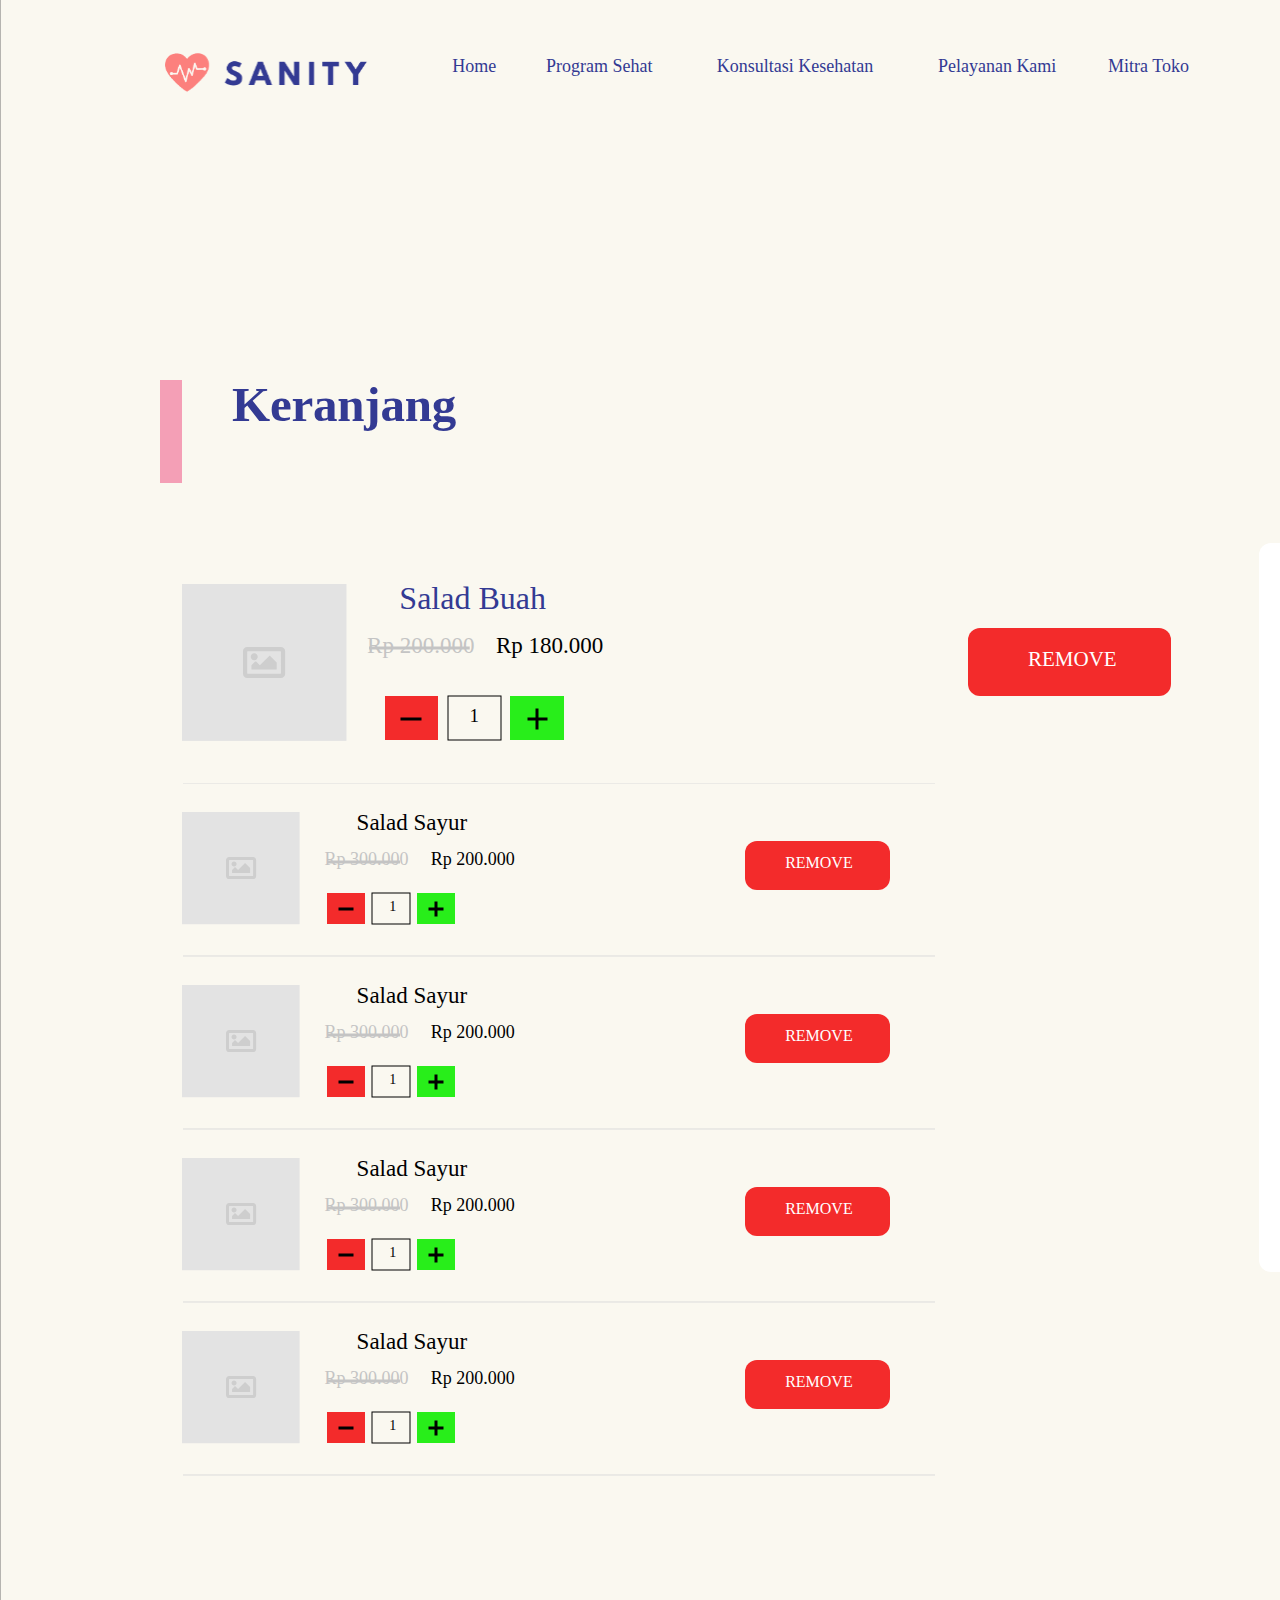
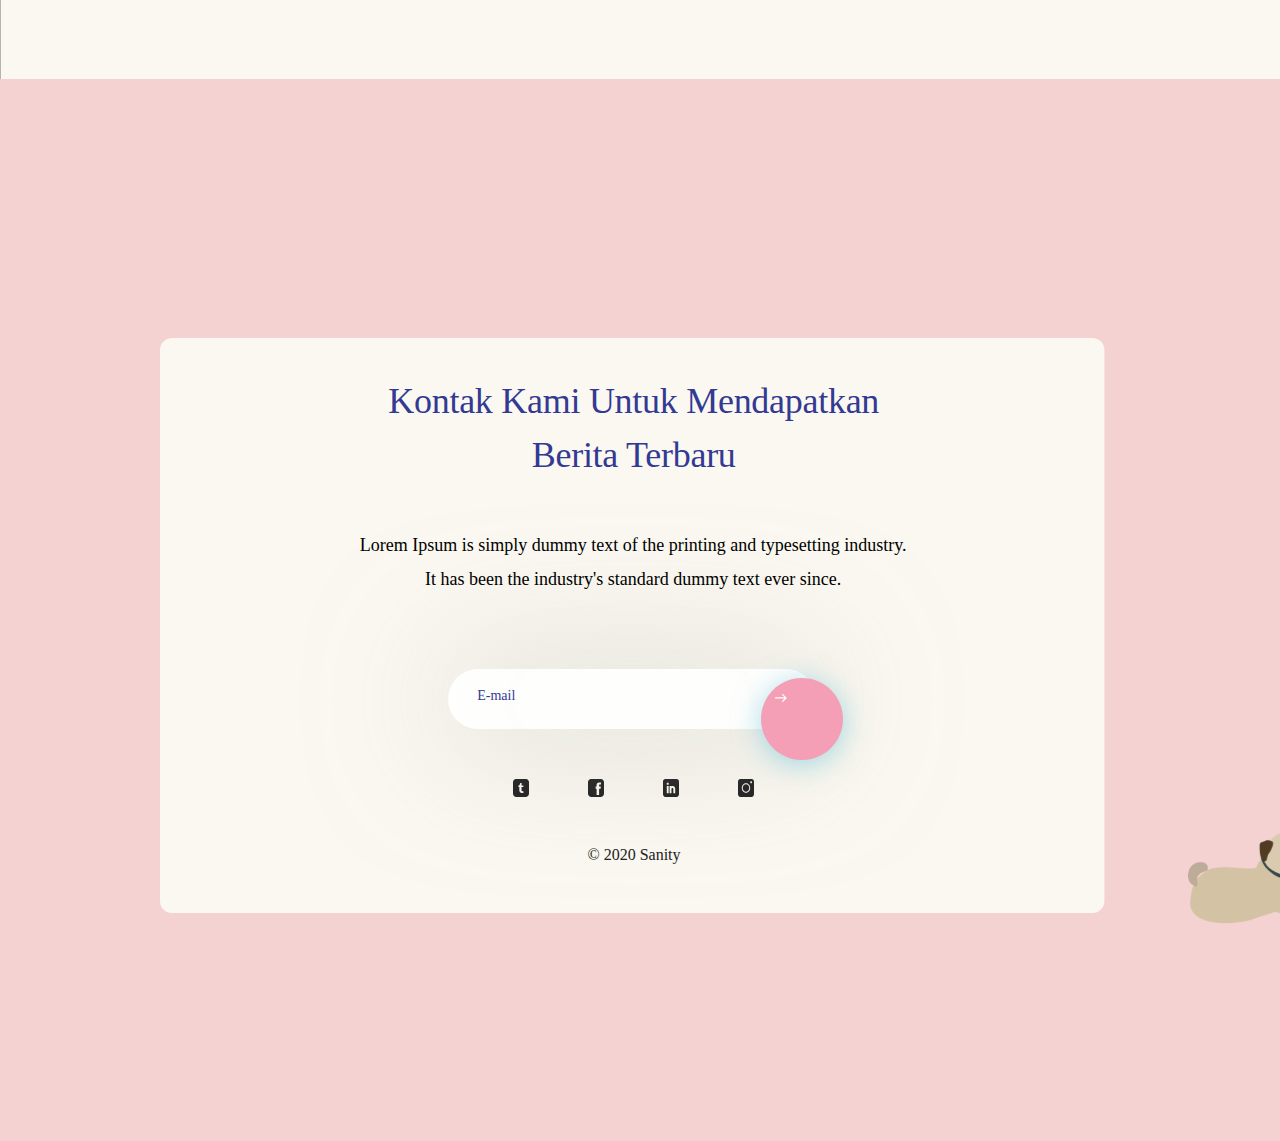
<file: Keranjang.html>
<!DOCTYPE html>
<html>
<head>
<meta charset="utf-8"/>
<meta http-equiv="X-UA-Compatible" content="IE=edge"/>
<meta name="viewport" content="width=device-width, initial-scale=1.0">
<title>Keranjang</title>
<style id="applicationStylesheet" type="text/css">
	.mediaViewInfo {
		--web-view-name: Keranjang;
		--web-view-id: Keranjang;
		--web-scale-on-resize: true;
		--web-enable-deep-linking: true;
	}
	:root {
		--web-view-ids: Keranjang;
	}
	* {
		margin: 0;
		padding: 0;
		box-sizing: border-box;
		border: none;
	}
	#Keranjang {
		position: absolute;
		width: 1920px;
		height: 2741px;
		background-color: rgba(255,255,255,1);
		overflow: hidden;
		--web-view-name: Keranjang;
		--web-view-id: Keranjang;
		--web-scale-on-resize: true;
		--web-enable-deep-linking: true;
	}
	#Group_90 {
		position: absolute;
		width: 1920px;
		height: 6906px;
		left: 0px;
		top: -83px;
		overflow: visible;
	}
	.Rectangle_102 {
		position: absolute;
		overflow: visible;
		width: 1920px;
		height: 6906px;
		left: 0px;
		top: 0px;
	}
	#LOGO {
		position: absolute;
		width: 217.059px;
		height: 45px;
		left: 157px;
		top: 50px;
		overflow: visible;
	}
	#Group_101 {
		position: absolute;
		width: 325px;
		height: 103px;
		left: 160px;
		top: 380px;
		overflow: visible;
	}
	#Keranjang_oi {
		position: absolute;
		left: 72px;
		top: 0px;
		overflow: visible;
		width: 254px;
		white-space: nowrap;
		line-height: 66px;
		margin-top: -8.5px;
		text-align: left;
		font-family: Poppins;
		font-style: normal;
		font-weight: bold;
		font-size: 49px;
		color: rgba(51,58,147,1);
		letter-spacing: -0.2px;
	}
	.Rectangle_9 {
		position: absolute;
		overflow: visible;
		width: 22px;
		height: 103px;
		left: 0px;
		top: 0px;
	}
	#Group_2137 {
		position: absolute;
		width: 2046px;
		height: 1092px;
		left: -63px;
		top: 1679px;
		overflow: visible;
	}
	.Rectangle_26 {
		position: absolute;
		overflow: visible;
		width: 2046px;
		height: 1092px;
		left: 0px;
		top: 0px;
	}
	.Rectangle_105 {
		position: absolute;
		overflow: visible;
		width: 944.429px;
		height: 575px;
		left: 223px;
		top: 259px;
	}
	#Group_2129 {
		opacity: 0.18;
		transform: translate(63px, -6673px) matrix(1,0,0,1,1397.0004,6816.0005) rotate(-90deg);
		transform-origin: center;
		position: absolute;
		width: 415px;
		height: 415px;
		left: 0px;
		top: 0px;
		overflow: visible;
	}
	.Ellipse_4 {
		position: absolute;
		overflow: visible;
		width: 8.138px;
		height: 8.137px;
		left: 0px;
		top: 406.862px;
	}
	.Ellipse_5 {
		position: absolute;
		overflow: visible;
		width: 8.138px;
		height: 8.137px;
		left: 0px;
		top: 366.176px;
	}
	.Ellipse_6 {
		position: absolute;
		overflow: visible;
		width: 8.138px;
		height: 8.137px;
		left: 0px;
		top: 325.49px;
	}
	.Ellipse_7 {
		position: absolute;
		overflow: visible;
		width: 8.138px;
		height: 8.137px;
		left: 0px;
		top: 284.804px;
	}
	.Ellipse_8 {
		position: absolute;
		overflow: visible;
		width: 8.138px;
		height: 8.137px;
		left: 0px;
		top: 244.117px;
	}
	.Ellipse_9 {
		position: absolute;
		overflow: visible;
		width: 8.138px;
		height: 8.137px;
		left: 0px;
		top: 203.431px;
	}
	.Ellipse_10 {
		position: absolute;
		overflow: visible;
		width: 8.138px;
		height: 8.137px;
		left: 0px;
		top: 162.745px;
	}
	.Ellipse_11 {
		position: absolute;
		overflow: visible;
		width: 8.138px;
		height: 8.137px;
		left: 0px;
		top: 122.059px;
	}
	.Ellipse_12 {
		position: absolute;
		overflow: visible;
		width: 8.138px;
		height: 8.137px;
		left: 0px;
		top: 81.372px;
	}
	.Ellipse_13 {
		position: absolute;
		overflow: visible;
		width: 8.138px;
		height: 8.137px;
		left: 0px;
		top: 40.686px;
	}
	.Ellipse_14 {
		position: absolute;
		overflow: visible;
		width: 8.138px;
		height: 8.137px;
		left: 0px;
		top: 0px;
	}
	.Ellipse_15 {
		position: absolute;
		overflow: visible;
		width: 8.138px;
		height: 8.137px;
		left: 40.687px;
		top: 406.862px;
	}
	.Ellipse_16 {
		position: absolute;
		overflow: visible;
		width: 8.138px;
		height: 8.137px;
		left: 40.687px;
		top: 366.176px;
	}
	.Ellipse_17 {
		position: absolute;
		overflow: visible;
		width: 8.138px;
		height: 8.137px;
		left: 40.687px;
		top: 325.49px;
	}
	.Ellipse_18 {
		position: absolute;
		overflow: visible;
		width: 8.138px;
		height: 8.137px;
		left: 40.687px;
		top: 284.804px;
	}
	.Ellipse_19 {
		position: absolute;
		overflow: visible;
		width: 8.138px;
		height: 8.137px;
		left: 40.687px;
		top: 244.117px;
	}
	.Ellipse_20 {
		position: absolute;
		overflow: visible;
		width: 8.138px;
		height: 8.137px;
		left: 40.687px;
		top: 203.431px;
	}
	.Ellipse_21 {
		position: absolute;
		overflow: visible;
		width: 8.138px;
		height: 8.137px;
		left: 40.687px;
		top: 162.745px;
	}
	.Ellipse_22 {
		position: absolute;
		overflow: visible;
		width: 8.138px;
		height: 8.137px;
		left: 40.687px;
		top: 122.059px;
	}
	.Ellipse_23 {
		position: absolute;
		overflow: visible;
		width: 8.138px;
		height: 8.137px;
		left: 40.687px;
		top: 81.372px;
	}
	.Ellipse_24 {
		position: absolute;
		overflow: visible;
		width: 8.138px;
		height: 8.137px;
		left: 40.687px;
		top: 40.686px;
	}
	.Ellipse_25 {
		position: absolute;
		overflow: visible;
		width: 8.138px;
		height: 8.137px;
		left: 40.687px;
		top: 0px;
	}
	.Ellipse_26 {
		position: absolute;
		overflow: visible;
		width: 8.138px;
		height: 8.137px;
		left: 81.372px;
		top: 406.862px;
	}
	.Ellipse_27 {
		position: absolute;
		overflow: visible;
		width: 8.138px;
		height: 8.137px;
		left: 81.372px;
		top: 366.176px;
	}
	.Ellipse_28 {
		position: absolute;
		overflow: visible;
		width: 8.138px;
		height: 8.137px;
		left: 81.372px;
		top: 325.49px;
	}
	.Ellipse_29 {
		position: absolute;
		overflow: visible;
		width: 8.138px;
		height: 8.137px;
		left: 81.372px;
		top: 284.804px;
	}
	.Ellipse_30 {
		position: absolute;
		overflow: visible;
		width: 8.138px;
		height: 8.137px;
		left: 81.372px;
		top: 244.117px;
	}
	.Ellipse_31 {
		position: absolute;
		overflow: visible;
		width: 8.138px;
		height: 8.137px;
		left: 81.372px;
		top: 203.431px;
	}
	.Ellipse_32 {
		position: absolute;
		overflow: visible;
		width: 8.138px;
		height: 8.137px;
		left: 81.372px;
		top: 162.745px;
	}
	.Ellipse_33 {
		position: absolute;
		overflow: visible;
		width: 8.138px;
		height: 8.137px;
		left: 81.372px;
		top: 122.059px;
	}
	.Ellipse_34 {
		position: absolute;
		overflow: visible;
		width: 8.138px;
		height: 8.137px;
		left: 81.372px;
		top: 81.372px;
	}
	.Ellipse_35 {
		position: absolute;
		overflow: visible;
		width: 8.138px;
		height: 8.137px;
		left: 81.372px;
		top: 40.686px;
	}
	.Ellipse_36 {
		position: absolute;
		overflow: visible;
		width: 8.138px;
		height: 8.137px;
		left: 81.372px;
		top: 0px;
	}
	.Ellipse_37 {
		position: absolute;
		overflow: visible;
		width: 8.138px;
		height: 8.137px;
		left: 122.059px;
		top: 406.862px;
	}
	.Ellipse_38 {
		position: absolute;
		overflow: visible;
		width: 8.138px;
		height: 8.137px;
		left: 122.059px;
		top: 366.176px;
	}
	.Ellipse_39 {
		position: absolute;
		overflow: visible;
		width: 8.138px;
		height: 8.137px;
		left: 122.059px;
		top: 325.49px;
	}
	.Ellipse_40 {
		position: absolute;
		overflow: visible;
		width: 8.138px;
		height: 8.137px;
		left: 122.059px;
		top: 284.804px;
	}
	.Ellipse_41 {
		position: absolute;
		overflow: visible;
		width: 8.138px;
		height: 8.137px;
		left: 122.059px;
		top: 244.117px;
	}
	.Ellipse_42 {
		position: absolute;
		overflow: visible;
		width: 8.138px;
		height: 8.137px;
		left: 122.059px;
		top: 203.431px;
	}
	.Ellipse_43 {
		position: absolute;
		overflow: visible;
		width: 8.138px;
		height: 8.137px;
		left: 122.059px;
		top: 162.745px;
	}
	.Ellipse_44 {
		position: absolute;
		overflow: visible;
		width: 8.138px;
		height: 8.137px;
		left: 122.059px;
		top: 122.059px;
	}
	.Ellipse_45 {
		position: absolute;
		overflow: visible;
		width: 8.138px;
		height: 8.137px;
		left: 122.059px;
		top: 81.372px;
	}
	.Ellipse_46 {
		position: absolute;
		overflow: visible;
		width: 8.138px;
		height: 8.137px;
		left: 122.059px;
		top: 40.686px;
	}
	.Ellipse_47 {
		position: absolute;
		overflow: visible;
		width: 8.138px;
		height: 8.137px;
		left: 122.059px;
		top: 0px;
	}
	.Ellipse_48 {
		position: absolute;
		overflow: visible;
		width: 8.138px;
		height: 8.137px;
		left: 162.745px;
		top: 406.862px;
	}
	.Ellipse_49 {
		position: absolute;
		overflow: visible;
		width: 8.138px;
		height: 8.137px;
		left: 162.745px;
		top: 366.176px;
	}
	.Ellipse_50 {
		position: absolute;
		overflow: visible;
		width: 8.138px;
		height: 8.137px;
		left: 162.745px;
		top: 325.49px;
	}
	.Ellipse_51 {
		position: absolute;
		overflow: visible;
		width: 8.138px;
		height: 8.137px;
		left: 162.745px;
		top: 284.804px;
	}
	.Ellipse_52 {
		position: absolute;
		overflow: visible;
		width: 8.138px;
		height: 8.137px;
		left: 162.745px;
		top: 244.117px;
	}
	.Ellipse_53 {
		position: absolute;
		overflow: visible;
		width: 8.138px;
		height: 8.137px;
		left: 162.745px;
		top: 203.431px;
	}
	.Ellipse_54 {
		position: absolute;
		overflow: visible;
		width: 8.138px;
		height: 8.137px;
		left: 162.745px;
		top: 162.745px;
	}
	.Ellipse_55 {
		position: absolute;
		overflow: visible;
		width: 8.138px;
		height: 8.137px;
		left: 162.745px;
		top: 122.059px;
	}
	.Ellipse_56 {
		position: absolute;
		overflow: visible;
		width: 8.138px;
		height: 8.137px;
		left: 162.745px;
		top: 81.372px;
	}
	.Ellipse_57 {
		position: absolute;
		overflow: visible;
		width: 8.138px;
		height: 8.137px;
		left: 162.745px;
		top: 40.686px;
	}
	.Ellipse_58 {
		position: absolute;
		overflow: visible;
		width: 8.138px;
		height: 8.137px;
		left: 162.745px;
		top: 0px;
	}
	.Ellipse_59 {
		position: absolute;
		overflow: visible;
		width: 8.138px;
		height: 8.137px;
		left: 203.431px;
		top: 406.862px;
	}
	.Ellipse_60 {
		position: absolute;
		overflow: visible;
		width: 8.138px;
		height: 8.137px;
		left: 203.431px;
		top: 366.176px;
	}
	.Ellipse_61 {
		position: absolute;
		overflow: visible;
		width: 8.138px;
		height: 8.137px;
		left: 203.431px;
		top: 325.49px;
	}
	.Ellipse_62 {
		position: absolute;
		overflow: visible;
		width: 8.138px;
		height: 8.137px;
		left: 203.431px;
		top: 284.804px;
	}
	.Ellipse_63 {
		position: absolute;
		overflow: visible;
		width: 8.138px;
		height: 8.137px;
		left: 203.431px;
		top: 244.117px;
	}
	.Ellipse_64 {
		position: absolute;
		overflow: visible;
		width: 8.138px;
		height: 8.137px;
		left: 203.431px;
		top: 203.431px;
	}
	.Ellipse_65 {
		position: absolute;
		overflow: visible;
		width: 8.138px;
		height: 8.137px;
		left: 203.431px;
		top: 162.745px;
	}
	.Ellipse_66 {
		position: absolute;
		overflow: visible;
		width: 8.138px;
		height: 8.137px;
		left: 203.431px;
		top: 122.059px;
	}
	.Ellipse_67 {
		position: absolute;
		overflow: visible;
		width: 8.138px;
		height: 8.137px;
		left: 203.431px;
		top: 81.372px;
	}
	.Ellipse_68 {
		position: absolute;
		overflow: visible;
		width: 8.138px;
		height: 8.137px;
		left: 203.431px;
		top: 40.686px;
	}
	.Ellipse_69 {
		position: absolute;
		overflow: visible;
		width: 8.138px;
		height: 8.137px;
		left: 203.431px;
		top: 0px;
	}
	.Ellipse_70 {
		position: absolute;
		overflow: visible;
		width: 8.138px;
		height: 8.137px;
		left: 244.117px;
		top: 406.862px;
	}
	.Ellipse_71 {
		position: absolute;
		overflow: visible;
		width: 8.138px;
		height: 8.137px;
		left: 244.117px;
		top: 366.176px;
	}
	.Ellipse_72 {
		position: absolute;
		overflow: visible;
		width: 8.138px;
		height: 8.137px;
		left: 244.117px;
		top: 325.49px;
	}
	.Ellipse_73 {
		position: absolute;
		overflow: visible;
		width: 8.138px;
		height: 8.137px;
		left: 244.117px;
		top: 284.804px;
	}
	.Ellipse_74 {
		position: absolute;
		overflow: visible;
		width: 8.138px;
		height: 8.137px;
		left: 244.117px;
		top: 244.117px;
	}
	.Ellipse_75 {
		position: absolute;
		overflow: visible;
		width: 8.138px;
		height: 8.137px;
		left: 244.117px;
		top: 203.431px;
	}
	.Ellipse_76 {
		position: absolute;
		overflow: visible;
		width: 8.138px;
		height: 8.137px;
		left: 244.117px;
		top: 162.745px;
	}
	.Ellipse_77 {
		position: absolute;
		overflow: visible;
		width: 8.138px;
		height: 8.137px;
		left: 244.117px;
		top: 122.059px;
	}
	.Ellipse_78 {
		position: absolute;
		overflow: visible;
		width: 8.138px;
		height: 8.137px;
		left: 244.117px;
		top: 81.372px;
	}
	.Ellipse_79 {
		position: absolute;
		overflow: visible;
		width: 8.138px;
		height: 8.137px;
		left: 244.117px;
		top: 40.686px;
	}
	.Ellipse_80 {
		position: absolute;
		overflow: visible;
		width: 8.138px;
		height: 8.137px;
		left: 244.117px;
		top: 0px;
	}
	.Ellipse_81 {
		position: absolute;
		overflow: visible;
		width: 8.138px;
		height: 8.137px;
		left: 284.804px;
		top: 406.862px;
	}
	.Ellipse_82 {
		position: absolute;
		overflow: visible;
		width: 8.138px;
		height: 8.137px;
		left: 284.804px;
		top: 366.176px;
	}
	.Ellipse_83 {
		position: absolute;
		overflow: visible;
		width: 8.138px;
		height: 8.137px;
		left: 284.804px;
		top: 325.49px;
	}
	.Ellipse_84 {
		position: absolute;
		overflow: visible;
		width: 8.138px;
		height: 8.137px;
		left: 284.804px;
		top: 284.804px;
	}
	.Ellipse_85 {
		position: absolute;
		overflow: visible;
		width: 8.138px;
		height: 8.137px;
		left: 284.804px;
		top: 244.117px;
	}
	.Ellipse_86 {
		position: absolute;
		overflow: visible;
		width: 8.138px;
		height: 8.137px;
		left: 284.804px;
		top: 203.431px;
	}
	.Ellipse_87 {
		position: absolute;
		overflow: visible;
		width: 8.138px;
		height: 8.137px;
		left: 284.804px;
		top: 162.745px;
	}
	.Ellipse_88 {
		position: absolute;
		overflow: visible;
		width: 8.138px;
		height: 8.137px;
		left: 284.804px;
		top: 122.059px;
	}
	.Ellipse_89 {
		position: absolute;
		overflow: visible;
		width: 8.138px;
		height: 8.137px;
		left: 284.804px;
		top: 81.372px;
	}
	.Ellipse_90 {
		position: absolute;
		overflow: visible;
		width: 8.138px;
		height: 8.137px;
		left: 284.804px;
		top: 40.686px;
	}
	.Ellipse_91 {
		position: absolute;
		overflow: visible;
		width: 8.138px;
		height: 8.137px;
		left: 284.804px;
		top: 0px;
	}
	.Ellipse_92 {
		position: absolute;
		overflow: visible;
		width: 8.138px;
		height: 8.137px;
		left: 325.49px;
		top: 406.862px;
	}
	.Ellipse_93 {
		position: absolute;
		overflow: visible;
		width: 8.138px;
		height: 8.137px;
		left: 325.49px;
		top: 366.176px;
	}
	.Ellipse_94 {
		position: absolute;
		overflow: visible;
		width: 8.138px;
		height: 8.137px;
		left: 325.49px;
		top: 325.49px;
	}
	.Ellipse_95 {
		position: absolute;
		overflow: visible;
		width: 8.138px;
		height: 8.137px;
		left: 325.49px;
		top: 284.804px;
	}
	.Ellipse_96 {
		position: absolute;
		overflow: visible;
		width: 8.138px;
		height: 8.137px;
		left: 325.49px;
		top: 244.117px;
	}
	.Ellipse_97 {
		position: absolute;
		overflow: visible;
		width: 8.138px;
		height: 8.137px;
		left: 325.49px;
		top: 203.431px;
	}
	.Ellipse_98 {
		position: absolute;
		overflow: visible;
		width: 8.138px;
		height: 8.137px;
		left: 325.49px;
		top: 162.745px;
	}
	.Ellipse_99 {
		position: absolute;
		overflow: visible;
		width: 8.138px;
		height: 8.137px;
		left: 325.49px;
		top: 122.059px;
	}
	.Ellipse_100 {
		position: absolute;
		overflow: visible;
		width: 8.138px;
		height: 8.137px;
		left: 325.49px;
		top: 81.372px;
	}
	.Ellipse_101 {
		position: absolute;
		overflow: visible;
		width: 8.138px;
		height: 8.137px;
		left: 325.49px;
		top: 40.686px;
	}
	.Ellipse_102 {
		position: absolute;
		overflow: visible;
		width: 8.138px;
		height: 8.137px;
		left: 325.49px;
		top: 0px;
	}
	.Ellipse_103 {
		position: absolute;
		overflow: visible;
		width: 8.138px;
		height: 8.137px;
		left: 366.176px;
		top: 406.862px;
	}
	.Ellipse_104 {
		position: absolute;
		overflow: visible;
		width: 8.138px;
		height: 8.137px;
		left: 366.176px;
		top: 366.176px;
	}
	.Ellipse_105 {
		position: absolute;
		overflow: visible;
		width: 8.138px;
		height: 8.137px;
		left: 366.176px;
		top: 325.49px;
	}
	.Ellipse_106 {
		position: absolute;
		overflow: visible;
		width: 8.138px;
		height: 8.137px;
		left: 366.176px;
		top: 284.804px;
	}
	.Ellipse_107 {
		position: absolute;
		overflow: visible;
		width: 8.138px;
		height: 8.137px;
		left: 366.176px;
		top: 244.117px;
	}
	.Ellipse_108 {
		position: absolute;
		overflow: visible;
		width: 8.138px;
		height: 8.137px;
		left: 366.176px;
		top: 203.431px;
	}
	.Ellipse_109 {
		position: absolute;
		overflow: visible;
		width: 8.138px;
		height: 8.137px;
		left: 366.176px;
		top: 162.745px;
	}
	.Ellipse_110 {
		position: absolute;
		overflow: visible;
		width: 8.138px;
		height: 8.137px;
		left: 366.176px;
		top: 122.059px;
	}
	.Ellipse_111 {
		position: absolute;
		overflow: visible;
		width: 8.138px;
		height: 8.137px;
		left: 366.176px;
		top: 81.372px;
	}
	.Ellipse_112 {
		position: absolute;
		overflow: visible;
		width: 8.138px;
		height: 8.137px;
		left: 366.176px;
		top: 40.686px;
	}
	.Ellipse_113 {
		position: absolute;
		overflow: visible;
		width: 8.138px;
		height: 8.137px;
		left: 366.176px;
		top: 0px;
	}
	.Ellipse_114 {
		position: absolute;
		overflow: visible;
		width: 8.138px;
		height: 8.137px;
		left: 406.862px;
		top: 406.862px;
	}
	.Ellipse_115 {
		position: absolute;
		overflow: visible;
		width: 8.138px;
		height: 8.137px;
		left: 406.862px;
		top: 366.176px;
	}
	.Ellipse_116 {
		position: absolute;
		overflow: visible;
		width: 8.138px;
		height: 8.137px;
		left: 406.862px;
		top: 325.49px;
	}
	.Ellipse_117 {
		position: absolute;
		overflow: visible;
		width: 8.138px;
		height: 8.137px;
		left: 406.862px;
		top: 284.804px;
	}
	.Ellipse_118 {
		position: absolute;
		overflow: visible;
		width: 8.138px;
		height: 8.137px;
		left: 406.862px;
		top: 244.117px;
	}
	.Ellipse_119 {
		position: absolute;
		overflow: visible;
		width: 8.138px;
		height: 8.137px;
		left: 406.862px;
		top: 203.431px;
	}
	.Ellipse_120 {
		position: absolute;
		overflow: visible;
		width: 8.138px;
		height: 8.137px;
		left: 406.862px;
		top: 162.745px;
	}
	.Ellipse_121 {
		position: absolute;
		overflow: visible;
		width: 8.138px;
		height: 8.137px;
		left: 406.862px;
		top: 122.059px;
	}
	.Ellipse_122 {
		position: absolute;
		overflow: visible;
		width: 8.138px;
		height: 8.137px;
		left: 406.862px;
		top: 81.372px;
	}
	.Ellipse_123 {
		position: absolute;
		overflow: visible;
		width: 8.138px;
		height: 8.137px;
		left: 406.862px;
		top: 40.686px;
	}
	.Ellipse_124 {
		position: absolute;
		overflow: visible;
		width: 8.138px;
		height: 8.137px;
		left: 406.862px;
		top: 0px;
	}
	#Group_2115 {
		position: absolute;
		width: 859.361px;
		height: 486px;
		left: 266px;
		top: 303.5px;
		overflow: visible;
	}
	#__2019_Charge_wp {
		position: absolute;
		left: 358px;
		top: 464px;
		overflow: visible;
		width: 146px;
		height: 22px;
		line-height: 22px;
		margin-top: -3px;
		text-align: center;
		font-family: Segoe UI;
		font-style: normal;
		font-weight: normal;
		font-size: 16px;
		color: rgba(33,33,33,1);
	}
	#down {
		position: absolute;
		width: 240.747px;
		height: 18px;
		left: 310px;
		top: 396px;
		overflow: visible;
	}
	#socials {
		position: absolute;
		width: 240.747px;
		height: 18px;
		left: 0px;
		top: 0px;
		overflow: visible;
	}
	.Shape {
		overflow: visible;
		position: absolute;
		width: 16px;
		height: 18px;
		left: 224.747px;
		top: 0px;
		transform: matrix(1,0,0,1,0,0);
	}
	.Shape_r {
		overflow: visible;
		position: absolute;
		width: 16px;
		height: 18px;
		left: 149.831px;
		top: 0px;
		transform: matrix(1,0,0,1,0,0);
	}
	.Shape_sa {
		overflow: visible;
		position: absolute;
		width: 16px;
		height: 18px;
		left: 74.916px;
		top: 0px;
		transform: matrix(1,0,0,1,0,0);
	}
	.Shape_sb {
		overflow: visible;
		position: absolute;
		width: 16px;
		height: 18px;
		left: 0px;
		top: 0px;
		transform: matrix(1,0,0,1,0,0);
	}
	#new_product {
		position: absolute;
		width: 859.361px;
		height: 346px;
		left: 0px;
		top: 0px;
		overflow: visible;
	}
	#Input_Field {
		position: absolute;
		width: 368px;
		height: 60px;
		left: 245.18px;
		top: 286px;
		overflow: visible;
	}
	#Rectangle {
		opacity: 0.9;
	}
	.Rectangle {
		filter: drop-shadow(0px 2px 70px rgba(161, 161, 161, 0.506));
		position: absolute;
		overflow: visible;
		width: 578px;
		height: 270px;
		left: 0px;
		top: 0px;
	}
	#arrow {
		position: absolute;
		width: 40px;
		height: 40px;
		left: 313px;
		top: 9.925px;
		overflow: visible;
	}
	.Oval_2 {
		filter: drop-shadow(0px 4px 14px rgba(76, 186, 216, 0.502));
		overflow: visible;
		position: absolute;
		width: 82px;
		height: 82px;
		left: 0px;
		top: 0px;
		transform: matrix(1,0,0,1,0,0);
	}
	.Path {
		overflow: visible;
		position: absolute;
		width: 11.614px;
		height: 7.933px;
		left: 14px;
		top: 16px;
		transform: matrix(1,0,0,1,0,0);
	}
	#E_mail {
		position: absolute;
		left: 29px;
		top: 20px;
		overflow: visible;
		width: 81px;
		height: 26px;
		line-height: 26px;
		margin-top: -6px;
		text-align: left;
		font-family: Poppins;
		font-style: normal;
		font-weight: normal;
		font-size: 14px;
		color: rgba(51,58,147,1);
	}
	#title {
		position: absolute;
		width: 859.361px;
		height: 242px;
		left: 0px;
		top: 0px;
		overflow: visible;
	}
	#Get_notified_about_n {
		position: absolute;
		left: 160.18px;
		top: 0px;
		overflow: visible;
		width: 541px;
		height: 112px;
		line-height: 54px;
		margin-top: -9px;
		text-align: center;
		font-family: Poppins;
		font-style: normal;
		font-weight: normal;
		font-size: 36px;
		color: rgba(51,58,147,1);
		letter-spacing: -0.2777777862548828px;
	}
	#Lorem_Ipsum_is_simpl {
		position: absolute;
		left: 0px;
		top: 153px;
		overflow: visible;
		width: 860.361px;
		height: 89px;
		line-height: 34px;
		margin-top: -8px;
		text-align: center;
		font-family: Segoe UI;
		font-style: normal;
		font-weight: normal;
		font-size: 18px;
		color: rgba(0,0,0,1);
	}
	#ID37126__Converted_ {
		position: absolute;
		width: 552.45px;
		height: 600px;
		left: 1250.55px;
		top: 246px;
		overflow: visible;
	}
	#Group_2138 {
		position: absolute;
		width: 360px;
		height: 192px;
		left: 1560px;
		top: 29px;
		overflow: visible;
	}
	.Rectangle_5 {
		width: 360px;
		height: 88px;
		position: absolute;
		overflow: visible;
		transform: translate(13px, -903px) matrix(1,0,0,1,-13,903) rotate(180deg);
		transform-origin: center;
	}
	.Rectangle_107 {
		width: 360px;
		height: 88px;
		position: absolute;
		overflow: visible;
		transform: translate(13px, -903px) matrix(1,0,0,1,-13,1007) rotate(180deg);
		transform-origin: center;
	}
	#Group_2128 {
		position: absolute;
		width: 40px;
		height: 40px;
		left: 64px;
		top: 128px;
		overflow: visible;
	}
	#smart_cart {
		position: absolute;
		width: 40px;
		height: 40px;
		left: 0px;
		top: 0px;
		overflow: visible;
	}
	#Group_2114 {
		position: absolute;
		width: 242px;
		height: 147px;
		left: 61px;
		top: 19px;
		overflow: visible;
	}
	#Hi__Anatoli {
		position: absolute;
		left: 80px;
		top: 3px;
		overflow: visible;
		width: 159px;
		white-space: nowrap;
		line-height: 37px;
		margin-top: -3px;
		text-align: center;
		font-family: Poppins;
		font-style: normal;
		font-weight: normal;
		font-size: 31px;
		color: rgba(255,255,255,1);
	}
	#person {
		position: absolute;
		width: 50px;
		height: 50px;
		left: 0px;
		top: 0px;
		overflow: visible;
	}
	#Keranjang_ss {
		position: absolute;
		left: 80px;
		top: 103px;
		overflow: visible;
		width: 163px;
		white-space: nowrap;
		line-height: 37px;
		margin-top: -3px;
		text-align: center;
		font-family: Poppins;
		font-style: normal;
		font-weight: normal;
		font-size: 31px;
		color: rgba(255,255,255,1);
	}
	#Group_2139 {
		position: absolute;
		width: 748.272px;
		height: 25px;
		left: 446.729px;
		top: 57px;
		overflow: visible;
	}
	#Group_97 {
		position: absolute;
		width: 748.272px;
		height: 25px;
		left: 0px;
		top: 0px;
		overflow: visible;
	}
	#Header__19 {
		position: absolute;
		width: 748.272px;
		height: 25px;
		left: 0px;
		top: 0px;
		overflow: visible;
	}
	#Menu_Four {
		position: absolute;
		left: 475.93px;
		top: 0px;
		overflow: visible;
		width: 149px;
		white-space: nowrap;
		line-height: 19px;
		margin-top: -0.5px;
		text-align: center;
		font-family: Poppins;
		font-style: normal;
		font-weight: normal;
		font-size: 18px;
		color: rgba(51,58,147,1);
	}
	#Menu_Three {
		position: absolute;
		left: 654.271px;
		top: 0px;
		overflow: visible;
		width: 95px;
		white-space: nowrap;
		line-height: 19px;
		margin-top: -0.5px;
		text-align: center;
		font-family: Poppins;
		font-style: normal;
		font-weight: normal;
		font-size: 18px;
		color: rgba(51,58,147,1);
	}
	#Menu_Two {
		position: absolute;
		left: 249.884px;
		top: 0px;
		overflow: visible;
		width: 197px;
		white-space: nowrap;
		line-height: 19px;
		margin-top: -0.5px;
		text-align: center;
		font-family: Poppins;
		font-style: normal;
		font-weight: normal;
		font-size: 18px;
		color: rgba(51,58,147,1);
	}
	#Menu_One {
		position: absolute;
		left: 84px;
		top: 0px;
		overflow: visible;
		width: 137px;
		white-space: nowrap;
		line-height: 19px;
		margin-top: -0.5px;
		text-align: center;
		font-family: Poppins;
		font-style: normal;
		font-weight: normal;
		font-size: 18px;
		color: rgba(51,58,147,1);
	}
	#Menu_One_s {
		position: absolute;
		left: 0px;
		top: 0px;
		overflow: visible;
		width: 55px;
		white-space: nowrap;
		line-height: 19px;
		margin-top: -0.5px;
		text-align: center;
		font-family: Poppins;
		font-style: normal;
		font-weight: normal;
		font-size: 18px;
		color: rgba(51,58,147,1);
	}
	#Group_964 {
		position: absolute;
		width: 1554.858px;
		height: 948.325px;
		left: 182.143px;
		top: 543px;
		overflow: visible;
	}
	#Group_963 {
		position: absolute;
		width: 988.858px;
		height: 911.325px;
		left: 0px;
		top: 37px;
		overflow: visible;
	}
	#Group_962 {
		position: absolute;
		width: 988.858px;
		height: 160.463px;
		left: 0px;
		top: 0px;
		overflow: visible;
	}
	#Group_154 {
		position: absolute;
		width: 988.858px;
		height: 160.463px;
		left: 0px;
		top: 0px;
		overflow: visible;
	}
	#Group_146 {
		position: absolute;
		width: 164.445px;
		height: 156.913px;
		left: 0px;
		top: 3.549px;
		overflow: visible;
	}
	.Rectangle_28 {
		position: absolute;
		overflow: visible;
		width: 164.445px;
		height: 156.913px;
		left: 0px;
		top: 0px;
	}
	.Path_6 {
		overflow: visible;
		position: absolute;
		width: 42.151px;
		height: 30.911px;
		left: 61.107px;
		top: 63.158px;
		transform: matrix(1,0,0,1,0,0);
	}
	#Group_153 {
		position: absolute;
		width: 242.369px;
		height: 84.143px;
		left: 177.858px;
		top: 0px;
		overflow: visible;
	}
	#Salad_Buah {
		position: absolute;
		left: 0px;
		top: 0px;
		overflow: visible;
		width: 186px;
		white-space: nowrap;
		text-align: right;
		font-family: Poppins;
		font-style: normal;
		font-weight: normal;
		font-size: 32px;
		color: rgba(51,58,147,1);
	}
	#Group_147 {
		position: absolute;
		width: 241.934px;
		height: 31px;
		left: 0.435px;
		top: 53.143px;
		overflow: visible;
	}
	#Rp_200_000 {
		position: absolute;
		left: 0px;
		top: 0px;
		overflow: visible;
		width: 114px;
		white-space: nowrap;
		text-align: right;
		font-family: Segoe UI;
		font-style: normal;
		font-weight: normal;
		font-size: 23px;
		color: rgba(196,196,196,1);
	}
	.Path_266 {
		overflow: visible;
		position: absolute;
		width: 100.729px;
		height: 3px;
		left: 8.448px;
		top: 14.856px;
		transform: matrix(1,0,0,1,0,0);
	}
	#Rp_180_000 {
		position: absolute;
		left: 128.934px;
		top: 0px;
		overflow: visible;
		width: 114px;
		white-space: nowrap;
		text-align: right;
		font-family: Segoe UI;
		font-style: normal;
		font-weight: normal;
		font-size: 23px;
		color: rgba(0,0,0,1);
	}
	#Group_152 {
		position: absolute;
		width: 179px;
		height: 44px;
		left: 202.857px;
		top: 116px;
		overflow: visible;
	}
	.Rectangle_61 {
		position: absolute;
		overflow: visible;
		width: 53px;
		height: 44px;
		left: 63px;
		top: 0px;
	}
	#Group_150 {
		position: absolute;
		width: 53px;
		height: 44px;
		left: 0px;
		top: 0px;
		overflow: visible;
	}
	.Rectangle_57 {
		position: absolute;
		overflow: visible;
		width: 53px;
		height: 44px;
		left: 0px;
		top: 0px;
	}
	#Group_148 {
		position: absolute;
		width: 20px;
		height: 2px;
		left: 16px;
		top: 22px;
		overflow: visible;
	}
	#Group_149 {
		position: absolute;
		width: 20px;
		height: 2px;
		left: 0px;
		top: 0px;
		overflow: visible;
	}
	.Rectangle_60 {
		width: 2px;
		height: 20px;
		position: absolute;
		overflow: visible;
		transform: translate(0.451px, 0.239px) matrix(1,0,0,1,8.5492,-9.239) rotate(90deg);
		transform-origin: center;
	}
	#Group_151 {
		position: absolute;
		width: 54px;
		height: 44px;
		left: 125px;
		top: 0px;
		overflow: visible;
	}
	.Rectangle_57_tm {
		position: absolute;
		overflow: visible;
		width: 54px;
		height: 44px;
		left: 0px;
		top: 0px;
	}
	#Group_148_tn {
		position: absolute;
		width: 19px;
		height: 20px;
		left: 18px;
		top: 13px;
		overflow: visible;
	}
	#Group_149_to {
		position: absolute;
		width: 19px;
		height: 20px;
		left: 0px;
		top: 0px;
		overflow: visible;
	}
	.Rectangle_59 {
		position: absolute;
		overflow: visible;
		width: 2px;
		height: 20px;
		left: 8px;
		top: 0px;
	}
	.Rectangle_60_tq {
		width: 2px;
		height: 19px;
		position: absolute;
		overflow: visible;
		transform: translate(-0.045px, -0.093px) matrix(1,0,0,1,8.5453,0.5933) rotate(90deg);
		transform-origin: center;
	}
	#ID1 {
		position: absolute;
		left: 83px;
		top: 9px;
		overflow: visible;
		width: 11px;
		white-space: nowrap;
		text-align: right;
		font-family: Segoe UI;
		font-style: normal;
		font-weight: normal;
		font-size: 19px;
		color: rgba(0,0,0,1);
	}
	#Group_157 {
		position: absolute;
		width: 203px;
		height: 68px;
		left: 785.857px;
		top: 48px;
		overflow: visible;
	}
	.Rectangle_39 {
		position: absolute;
		overflow: visible;
		width: 203px;
		height: 68px;
		left: 0px;
		top: 0px;
	}
	#REMOVE {
		position: absolute;
		left: 60px;
		top: 19px;
		overflow: visible;
		width: 86px;
		white-space: nowrap;
		text-align: left;
		font-family: Poppins;
		font-style: normal;
		font-weight: normal;
		font-size: 21px;
		color: rgba(255,255,255,1);
	}
	#Repeat_Grid_3 {
		position: absolute;
		width: 771.061px;
		height: 708.524px;
		left: 0px;
		top: 202.8px;
		overflow: hidden;
	}
	#Group_156 {
		position: absolute;
		width: 752.5px;
		height: 141.721px;
		left: 0px;
		top: 0px;
		overflow: visible;
	}
	#Group_155 {
		position: absolute;
		width: 331.74px;
		height: 114.221px;
		left: 0px;
		top: 27.5px;
		overflow: visible;
	}
	#Group_146_ty {
		position: absolute;
		width: 117.608px;
		height: 112.221px;
		left: 0px;
		top: 2px;
		overflow: visible;
	}
	.Rectangle_28_tz {
		position: absolute;
		overflow: visible;
		width: 117.607px;
		height: 112.221px;
		left: 0px;
		top: 0px;
	}
	.Path_6_t {
		overflow: visible;
		position: absolute;
		width: 30.146px;
		height: 22.107px;
		left: 43.703px;
		top: 45.169px;
		transform: matrix(1,0,0,1,0,0);
	}
	#Group_153_t {
		position: absolute;
		width: 194.35px;
		height: 63.038px;
		left: 137.391px;
		top: 0px;
		overflow: visible;
	}
	#Salad_Sayur {
		position: absolute;
		left: 7.609px;
		top: 0px;
		overflow: visible;
		width: 140px;
		white-space: nowrap;
		text-align: right;
		font-family: Poppins;
		font-style: normal;
		font-weight: normal;
		font-size: 23px;
		color: rgba(0,0,0,1);
	}
	#Group_147_t {
		position: absolute;
		width: 194.35px;
		height: 24px;
		left: 0px;
		top: 39.038px;
		overflow: visible;
	}
	#Rp_300_000 {
		position: absolute;
		left: 0px;
		top: 0px;
		overflow: visible;
		width: 89px;
		white-space: nowrap;
		text-align: right;
		font-family: Segoe UI;
		font-style: normal;
		font-weight: normal;
		font-size: 18px;
		color: rgba(196,196,196,1);
	}
	.Line_3 {
		overflow: visible;
		position: absolute;
		width: 72.039px;
		height: 3px;
		left: 8.32px;
		top: 12.631px;
		transform: matrix(1,0,0,1,0,0);
	}
	#Rp_200_000_t {
		position: absolute;
		left: 106.35px;
		top: 0px;
		overflow: visible;
		width: 89px;
		white-space: nowrap;
		text-align: right;
		font-family: Segoe UI;
		font-style: normal;
		font-weight: normal;
		font-size: 18px;
		color: rgba(0,0,0,1);
	}
	#Group_152_t {
		position: absolute;
		width: 128px;
		height: 31px;
		left: 145px;
		top: 83px;
		overflow: visible;
	}
	.Rectangle_61_t {
		position: absolute;
		overflow: visible;
		width: 38px;
		height: 31px;
		left: 45px;
		top: 0px;
	}
	#Group_150_t {
		position: absolute;
		width: 38px;
		height: 31px;
		left: 0px;
		top: 0px;
		overflow: visible;
	}
	.Rectangle_57_ua {
		position: absolute;
		overflow: visible;
		width: 38px;
		height: 31px;
		left: 0px;
		top: 0px;
	}
	#Group_148_ub {
		position: absolute;
		width: 14px;
		height: 2px;
		left: 12px;
		top: 15px;
		overflow: visible;
	}
	#Group_149_uc {
		position: absolute;
		width: 14px;
		height: 2px;
		left: 0px;
		top: 0px;
		overflow: visible;
	}
	.Rectangle_60_ud {
		width: 2px;
		height: 14px;
		position: absolute;
		overflow: visible;
		transform: translate(-415px, -327px) matrix(1,0,0,1,421,321) rotate(90deg);
		transform-origin: center;
	}
	#Group_151_ue {
		position: absolute;
		width: 38px;
		height: 31px;
		left: 90px;
		top: 0px;
		overflow: visible;
	}
	.Rectangle_57_uf {
		position: absolute;
		overflow: visible;
		width: 38px;
		height: 31px;
		left: 0px;
		top: 0px;
	}
	#Group_148_ug {
		position: absolute;
		width: 14px;
		height: 14px;
		left: 12px;
		top: 9px;
		overflow: visible;
	}
	#Group_149_uh {
		position: absolute;
		width: 14px;
		height: 14px;
		left: 0px;
		top: 0px;
		overflow: visible;
	}
	.Rectangle_59_ui {
		position: absolute;
		overflow: visible;
		width: 2px;
		height: 14px;
		left: 6px;
		top: 0px;
	}
	.Rectangle_60_uj {
		width: 2px;
		height: 14px;
		position: absolute;
		overflow: visible;
		transform: translate(-415px, -321px) matrix(1,0,0,1,421,321) rotate(90deg);
		transform-origin: center;
	}
	#ID1_uk {
		position: absolute;
		left: 60px;
		top: 6px;
		overflow: visible;
		width: 9px;
		white-space: nowrap;
		text-align: right;
		font-family: Segoe UI;
		font-style: normal;
		font-weight: normal;
		font-size: 14px;
		color: rgba(0,0,0,1);
	}
	.Line_7 {
		overflow: visible;
		position: absolute;
		width: 752px;
		height: 1px;
		left: 0.5px;
		top: 0px;
		transform: matrix(1,0,0,1,0,0);
	}
	#Group_158 {
		position: absolute;
		width: 145px;
		height: 49px;
		left: 563px;
		top: 58.5px;
		overflow: visible;
	}
	.Rectangle_39_un {
		position: absolute;
		overflow: visible;
		width: 145px;
		height: 49px;
		left: 0px;
		top: 0px;
	}
	#REMOVE_uo {
		position: absolute;
		left: 40px;
		top: 13px;
		overflow: visible;
		width: 66px;
		white-space: nowrap;
		text-align: left;
		font-family: Poppins;
		font-style: normal;
		font-weight: normal;
		font-size: 16px;
		color: rgba(255,255,255,1);
	}
	#Group_156_up {
		position: absolute;
		width: 752.5px;
		height: 141.721px;
		left: 0px;
		top: 173px;
		overflow: visible;
	}
	#Group_155_uq {
		position: absolute;
		width: 331.74px;
		height: 114.221px;
		left: 0px;
		top: 27.5px;
		overflow: visible;
	}
	#Group_146_ur {
		position: absolute;
		width: 117.608px;
		height: 112.221px;
		left: 0px;
		top: 2px;
		overflow: visible;
	}
	.Rectangle_28_us {
		position: absolute;
		overflow: visible;
		width: 117.607px;
		height: 112.221px;
		left: 0px;
		top: 0px;
	}
	.Path_6_ut {
		overflow: visible;
		position: absolute;
		width: 30.146px;
		height: 22.107px;
		left: 43.703px;
		top: 45.169px;
		transform: matrix(1,0,0,1,0,0);
	}
	#Group_153_uu {
		position: absolute;
		width: 194.35px;
		height: 63.038px;
		left: 137.391px;
		top: 0px;
		overflow: visible;
	}
	#Salad_Sayur_uv {
		position: absolute;
		left: 7.609px;
		top: 0px;
		overflow: visible;
		width: 140px;
		white-space: nowrap;
		text-align: right;
		font-family: Poppins;
		font-style: normal;
		font-weight: normal;
		font-size: 23px;
		color: rgba(0,0,0,1);
	}
	#Group_147_uw {
		position: absolute;
		width: 194.35px;
		height: 24px;
		left: 0px;
		top: 39.038px;
		overflow: visible;
	}
	#Rp_300_000_ux {
		position: absolute;
		left: 0px;
		top: 0px;
		overflow: visible;
		width: 89px;
		white-space: nowrap;
		text-align: right;
		font-family: Segoe UI;
		font-style: normal;
		font-weight: normal;
		font-size: 18px;
		color: rgba(196,196,196,1);
	}
	.Line_3_uy {
		overflow: visible;
		position: absolute;
		width: 72.039px;
		height: 3px;
		left: 8.32px;
		top: 12.631px;
		transform: matrix(1,0,0,1,0,0);
	}
	#Rp_200_000_uz {
		position: absolute;
		left: 106.35px;
		top: 0px;
		overflow: visible;
		width: 89px;
		white-space: nowrap;
		text-align: right;
		font-family: Segoe UI;
		font-style: normal;
		font-weight: normal;
		font-size: 18px;
		color: rgba(0,0,0,1);
	}
	#Group_152_u {
		position: absolute;
		width: 128px;
		height: 31px;
		left: 145px;
		top: 83px;
		overflow: visible;
	}
	.Rectangle_61_u {
		position: absolute;
		overflow: visible;
		width: 38px;
		height: 31px;
		left: 45px;
		top: 0px;
	}
	#Group_150_u {
		position: absolute;
		width: 38px;
		height: 31px;
		left: 0px;
		top: 0px;
		overflow: visible;
	}
	.Rectangle_57_u {
		position: absolute;
		overflow: visible;
		width: 38px;
		height: 31px;
		left: 0px;
		top: 0px;
	}
	#Group_148_u {
		position: absolute;
		width: 14px;
		height: 2px;
		left: 12px;
		top: 15px;
		overflow: visible;
	}
	#Group_149_u {
		position: absolute;
		width: 14px;
		height: 2px;
		left: 0px;
		top: 0px;
		overflow: visible;
	}
	.Rectangle_60_u {
		width: 2px;
		height: 14px;
		position: absolute;
		overflow: visible;
		transform: translate(-415px, -327px) matrix(1,0,0,1,421,321) rotate(90deg);
		transform-origin: center;
	}
	#Group_151_u {
		position: absolute;
		width: 38px;
		height: 31px;
		left: 90px;
		top: 0px;
		overflow: visible;
	}
	.Rectangle_57_va {
		position: absolute;
		overflow: visible;
		width: 38px;
		height: 31px;
		left: 0px;
		top: 0px;
	}
	#Group_148_va {
		position: absolute;
		width: 14px;
		height: 14px;
		left: 12px;
		top: 9px;
		overflow: visible;
	}
	#Group_149_va {
		position: absolute;
		width: 14px;
		height: 14px;
		left: 0px;
		top: 0px;
		overflow: visible;
	}
	.Rectangle_59_vb {
		position: absolute;
		overflow: visible;
		width: 2px;
		height: 14px;
		left: 6px;
		top: 0px;
	}
	.Rectangle_60_vc {
		width: 2px;
		height: 14px;
		position: absolute;
		overflow: visible;
		transform: translate(-415px, -321px) matrix(1,0,0,1,421,321) rotate(90deg);
		transform-origin: center;
	}
	#ID1_vd {
		position: absolute;
		left: 60px;
		top: 6px;
		overflow: visible;
		width: 9px;
		white-space: nowrap;
		text-align: right;
		font-family: Segoe UI;
		font-style: normal;
		font-weight: normal;
		font-size: 14px;
		color: rgba(0,0,0,1);
	}
	.Line_7_ve {
		overflow: visible;
		position: absolute;
		width: 752px;
		height: 1px;
		left: 0.5px;
		top: 0px;
		transform: matrix(1,0,0,1,0,0);
	}
	#Group_158_vf {
		position: absolute;
		width: 145px;
		height: 49px;
		left: 563px;
		top: 58.5px;
		overflow: visible;
	}
	.Rectangle_39_vg {
		position: absolute;
		overflow: visible;
		width: 145px;
		height: 49px;
		left: 0px;
		top: 0px;
	}
	#REMOVE_vh {
		position: absolute;
		left: 40px;
		top: 13px;
		overflow: visible;
		width: 66px;
		white-space: nowrap;
		text-align: left;
		font-family: Poppins;
		font-style: normal;
		font-weight: normal;
		font-size: 16px;
		color: rgba(255,255,255,1);
	}
	#Group_156_vi {
		position: absolute;
		width: 752.5px;
		height: 141.721px;
		left: 0px;
		top: 346px;
		overflow: visible;
	}
	#Group_155_vj {
		position: absolute;
		width: 331.74px;
		height: 114.221px;
		left: 0px;
		top: 27.5px;
		overflow: visible;
	}
	#Group_146_vk {
		position: absolute;
		width: 117.608px;
		height: 112.221px;
		left: 0px;
		top: 2px;
		overflow: visible;
	}
	.Rectangle_28_vl {
		position: absolute;
		overflow: visible;
		width: 117.607px;
		height: 112.221px;
		left: 0px;
		top: 0px;
	}
	.Path_6_vm {
		overflow: visible;
		position: absolute;
		width: 30.146px;
		height: 22.107px;
		left: 43.703px;
		top: 45.169px;
		transform: matrix(1,0,0,1,0,0);
	}
	#Group_153_vn {
		position: absolute;
		width: 194.35px;
		height: 63.038px;
		left: 137.391px;
		top: 0px;
		overflow: visible;
	}
	#Salad_Sayur_vo {
		position: absolute;
		left: 7.609px;
		top: 0px;
		overflow: visible;
		width: 140px;
		white-space: nowrap;
		text-align: right;
		font-family: Poppins;
		font-style: normal;
		font-weight: normal;
		font-size: 23px;
		color: rgba(0,0,0,1);
	}
	#Group_147_vp {
		position: absolute;
		width: 194.35px;
		height: 24px;
		left: 0px;
		top: 39.038px;
		overflow: visible;
	}
	#Rp_300_000_vq {
		position: absolute;
		left: 0px;
		top: 0px;
		overflow: visible;
		width: 89px;
		white-space: nowrap;
		text-align: right;
		font-family: Segoe UI;
		font-style: normal;
		font-weight: normal;
		font-size: 18px;
		color: rgba(196,196,196,1);
	}
	.Line_3_vr {
		overflow: visible;
		position: absolute;
		width: 72.039px;
		height: 3px;
		left: 8.32px;
		top: 12.631px;
		transform: matrix(1,0,0,1,0,0);
	}
	#Rp_200_000_vs {
		position: absolute;
		left: 106.35px;
		top: 0px;
		overflow: visible;
		width: 89px;
		white-space: nowrap;
		text-align: right;
		font-family: Segoe UI;
		font-style: normal;
		font-weight: normal;
		font-size: 18px;
		color: rgba(0,0,0,1);
	}
	#Group_152_vt {
		position: absolute;
		width: 128px;
		height: 31px;
		left: 145px;
		top: 83px;
		overflow: visible;
	}
	.Rectangle_61_vu {
		position: absolute;
		overflow: visible;
		width: 38px;
		height: 31px;
		left: 45px;
		top: 0px;
	}
	#Group_150_vv {
		position: absolute;
		width: 38px;
		height: 31px;
		left: 0px;
		top: 0px;
		overflow: visible;
	}
	.Rectangle_57_vw {
		position: absolute;
		overflow: visible;
		width: 38px;
		height: 31px;
		left: 0px;
		top: 0px;
	}
	#Group_148_vx {
		position: absolute;
		width: 14px;
		height: 2px;
		left: 12px;
		top: 15px;
		overflow: visible;
	}
	#Group_149_vy {
		position: absolute;
		width: 14px;
		height: 2px;
		left: 0px;
		top: 0px;
		overflow: visible;
	}
	.Rectangle_60_vz {
		width: 2px;
		height: 14px;
		position: absolute;
		overflow: visible;
		transform: translate(-415px, -327px) matrix(1,0,0,1,421,321) rotate(90deg);
		transform-origin: center;
	}
	#Group_151_v {
		position: absolute;
		width: 38px;
		height: 31px;
		left: 90px;
		top: 0px;
		overflow: visible;
	}
	.Rectangle_57_v {
		position: absolute;
		overflow: visible;
		width: 38px;
		height: 31px;
		left: 0px;
		top: 0px;
	}
	#Group_148_v {
		position: absolute;
		width: 14px;
		height: 14px;
		left: 12px;
		top: 9px;
		overflow: visible;
	}
	#Group_149_v {
		position: absolute;
		width: 14px;
		height: 14px;
		left: 0px;
		top: 0px;
		overflow: visible;
	}
	.Rectangle_59_v {
		position: absolute;
		overflow: visible;
		width: 2px;
		height: 14px;
		left: 6px;
		top: 0px;
	}
	.Rectangle_60_v {
		width: 2px;
		height: 14px;
		position: absolute;
		overflow: visible;
		transform: translate(-415px, -321px) matrix(1,0,0,1,421,321) rotate(90deg);
		transform-origin: center;
	}
	#ID1_v {
		position: absolute;
		left: 60px;
		top: 6px;
		overflow: visible;
		width: 9px;
		white-space: nowrap;
		text-align: right;
		font-family: Segoe UI;
		font-style: normal;
		font-weight: normal;
		font-size: 14px;
		color: rgba(0,0,0,1);
	}
	.Line_7_v {
		overflow: visible;
		position: absolute;
		width: 752px;
		height: 1px;
		left: 0.5px;
		top: 0px;
		transform: matrix(1,0,0,1,0,0);
	}
	#Group_158_v {
		position: absolute;
		width: 145px;
		height: 49px;
		left: 563px;
		top: 58.5px;
		overflow: visible;
	}
	.Rectangle_39_v {
		position: absolute;
		overflow: visible;
		width: 145px;
		height: 49px;
		left: 0px;
		top: 0px;
	}
	#REMOVE_wa {
		position: absolute;
		left: 40px;
		top: 13px;
		overflow: visible;
		width: 66px;
		white-space: nowrap;
		text-align: left;
		font-family: Poppins;
		font-style: normal;
		font-weight: normal;
		font-size: 16px;
		color: rgba(255,255,255,1);
	}
	#Group_156_wb {
		position: absolute;
		width: 752.5px;
		height: 141.721px;
		left: 0px;
		top: 519px;
		overflow: visible;
	}
	#Group_155_wc {
		position: absolute;
		width: 331.74px;
		height: 114.221px;
		left: 0px;
		top: 27.5px;
		overflow: visible;
	}
	#Group_146_wd {
		position: absolute;
		width: 117.608px;
		height: 112.221px;
		left: 0px;
		top: 2px;
		overflow: visible;
	}
	.Rectangle_28_we {
		position: absolute;
		overflow: visible;
		width: 117.607px;
		height: 112.221px;
		left: 0px;
		top: 0px;
	}
	.Path_6_wf {
		overflow: visible;
		position: absolute;
		width: 30.146px;
		height: 22.107px;
		left: 43.703px;
		top: 45.169px;
		transform: matrix(1,0,0,1,0,0);
	}
	#Group_153_wg {
		position: absolute;
		width: 194.35px;
		height: 63.038px;
		left: 137.391px;
		top: 0px;
		overflow: visible;
	}
	#Salad_Sayur_wh {
		position: absolute;
		left: 7.609px;
		top: 0px;
		overflow: visible;
		width: 140px;
		white-space: nowrap;
		text-align: right;
		font-family: Poppins;
		font-style: normal;
		font-weight: normal;
		font-size: 23px;
		color: rgba(0,0,0,1);
	}
	#Group_147_wi {
		position: absolute;
		width: 194.35px;
		height: 24px;
		left: 0px;
		top: 39.038px;
		overflow: visible;
	}
	#Rp_300_000_wj {
		position: absolute;
		left: 0px;
		top: 0px;
		overflow: visible;
		width: 89px;
		white-space: nowrap;
		text-align: right;
		font-family: Segoe UI;
		font-style: normal;
		font-weight: normal;
		font-size: 18px;
		color: rgba(196,196,196,1);
	}
	.Line_3_wk {
		overflow: visible;
		position: absolute;
		width: 72.039px;
		height: 3px;
		left: 8.32px;
		top: 12.631px;
		transform: matrix(1,0,0,1,0,0);
	}
	#Rp_200_000_wl {
		position: absolute;
		left: 106.35px;
		top: 0px;
		overflow: visible;
		width: 89px;
		white-space: nowrap;
		text-align: right;
		font-family: Segoe UI;
		font-style: normal;
		font-weight: normal;
		font-size: 18px;
		color: rgba(0,0,0,1);
	}
	#Group_152_wm {
		position: absolute;
		width: 128px;
		height: 31px;
		left: 145px;
		top: 83px;
		overflow: visible;
	}
	.Rectangle_61_wn {
		position: absolute;
		overflow: visible;
		width: 38px;
		height: 31px;
		left: 45px;
		top: 0px;
	}
	#Group_150_wo {
		position: absolute;
		width: 38px;
		height: 31px;
		left: 0px;
		top: 0px;
		overflow: visible;
	}
	.Rectangle_57_wp {
		position: absolute;
		overflow: visible;
		width: 38px;
		height: 31px;
		left: 0px;
		top: 0px;
	}
	#Group_148_wq {
		position: absolute;
		width: 14px;
		height: 2px;
		left: 12px;
		top: 15px;
		overflow: visible;
	}
	#Group_149_wr {
		position: absolute;
		width: 14px;
		height: 2px;
		left: 0px;
		top: 0px;
		overflow: visible;
	}
	.Rectangle_60_ws {
		width: 2px;
		height: 14px;
		position: absolute;
		overflow: visible;
		transform: translate(-415px, -327px) matrix(1,0,0,1,421,321) rotate(90deg);
		transform-origin: center;
	}
	#Group_151_wt {
		position: absolute;
		width: 38px;
		height: 31px;
		left: 90px;
		top: 0px;
		overflow: visible;
	}
	.Rectangle_57_wu {
		position: absolute;
		overflow: visible;
		width: 38px;
		height: 31px;
		left: 0px;
		top: 0px;
	}
	#Group_148_wv {
		position: absolute;
		width: 14px;
		height: 14px;
		left: 12px;
		top: 9px;
		overflow: visible;
	}
	#Group_149_ww {
		position: absolute;
		width: 14px;
		height: 14px;
		left: 0px;
		top: 0px;
		overflow: visible;
	}
	.Rectangle_59_wx {
		position: absolute;
		overflow: visible;
		width: 2px;
		height: 14px;
		left: 6px;
		top: 0px;
	}
	.Rectangle_60_wy {
		width: 2px;
		height: 14px;
		position: absolute;
		overflow: visible;
		transform: translate(-415px, -321px) matrix(1,0,0,1,421,321) rotate(90deg);
		transform-origin: center;
	}
	#ID1_wz {
		position: absolute;
		left: 60px;
		top: 6px;
		overflow: visible;
		width: 9px;
		white-space: nowrap;
		text-align: right;
		font-family: Segoe UI;
		font-style: normal;
		font-weight: normal;
		font-size: 14px;
		color: rgba(0,0,0,1);
	}
	.Line_7_w {
		overflow: visible;
		position: absolute;
		width: 752px;
		height: 1px;
		left: 0.5px;
		top: 0px;
		transform: matrix(1,0,0,1,0,0);
	}
	#Group_158_w {
		position: absolute;
		width: 145px;
		height: 49px;
		left: 563px;
		top: 58.5px;
		overflow: visible;
	}
	.Rectangle_39_w {
		position: absolute;
		overflow: visible;
		width: 145px;
		height: 49px;
		left: 0px;
		top: 0px;
	}
	#REMOVE_w {
		position: absolute;
		left: 40px;
		top: 13px;
		overflow: visible;
		width: 66px;
		white-space: nowrap;
		text-align: left;
		font-family: Poppins;
		font-style: normal;
		font-weight: normal;
		font-size: 16px;
		color: rgba(255,255,255,1);
	}
	#Group_156_w {
		position: absolute;
		width: 752.5px;
		height: 141.721px;
		left: 0px;
		top: 692px;
		overflow: visible;
	}
	#Group_155_w {
		position: absolute;
		width: 331.74px;
		height: 114.221px;
		left: 0px;
		top: 27.5px;
		overflow: visible;
	}
	#Group_146_w {
		position: absolute;
		width: 117.608px;
		height: 112.221px;
		left: 0px;
		top: 2px;
		overflow: visible;
	}
	.Rectangle_28_w {
		position: absolute;
		overflow: visible;
		width: 117.607px;
		height: 112.221px;
		left: 0px;
		top: 0px;
	}
	.Path_6_w {
		overflow: visible;
		position: absolute;
		width: 30.146px;
		height: 22.107px;
		left: 43.703px;
		top: 45.169px;
		transform: matrix(1,0,0,1,0,0);
	}
	#Group_153_w {
		position: absolute;
		width: 315.74px;
		height: 63.038px;
		left: 16px;
		top: 0px;
		overflow: visible;
	}
	#Product_Title_Goes_Here {
		position: absolute;
		left: 0px;
		top: 0px;
		overflow: visible;
		width: 269px;
		white-space: nowrap;
		text-align: right;
		font-family: Poppins;
		font-style: normal;
		font-weight: normal;
		font-size: 23px;
		color: rgba(0,0,0,1);
	}
	#Group_147_xb {
		position: absolute;
		width: 187.35px;
		height: 24px;
		left: 128.391px;
		top: 39.038px;
		overflow: visible;
	}
	#AED_32_00 {
		position: absolute;
		left: 0px;
		top: 0px;
		overflow: visible;
		width: 82px;
		white-space: nowrap;
		text-align: right;
		font-family: Segoe UI;
		font-style: normal;
		font-weight: normal;
		font-size: 18px;
		color: rgba(196,196,196,1);
	}
	.Line_3_xd {
		overflow: visible;
		position: absolute;
		width: 72.039px;
		height: 3px;
		left: 1.32px;
		top: 12.631px;
		transform: matrix(1,0,0,1,0,0);
	}
	#AED_25_60 {
		position: absolute;
		left: 106.35px;
		top: 0px;
		overflow: visible;
		width: 82px;
		white-space: nowrap;
		text-align: right;
		font-family: Segoe UI;
		font-style: normal;
		font-weight: normal;
		font-size: 18px;
		color: rgba(0,0,0,1);
	}
	#Group_152_xf {
		position: absolute;
		width: 128px;
		height: 31px;
		left: 145px;
		top: 83px;
		overflow: visible;
	}
	.Rectangle_61_xg {
		position: absolute;
		overflow: visible;
		width: 38px;
		height: 31px;
		left: 45px;
		top: 0px;
	}
	#Group_150_xh {
		position: absolute;
		width: 38px;
		height: 31px;
		left: 0px;
		top: 0px;
		overflow: visible;
	}
	.Rectangle_57_xi {
		position: absolute;
		overflow: visible;
		width: 38px;
		height: 31px;
		left: 0px;
		top: 0px;
	}
	#Group_148_xj {
		position: absolute;
		width: 14px;
		height: 2px;
		left: 12px;
		top: 15px;
		overflow: visible;
	}
	#Group_149_xk {
		position: absolute;
		width: 14px;
		height: 2px;
		left: 0px;
		top: 0px;
		overflow: visible;
	}
	.Rectangle_60_xl {
		width: 2px;
		height: 14px;
		position: absolute;
		overflow: visible;
		transform: translate(-415px, -327px) matrix(1,0,0,1,421,321) rotate(90deg);
		transform-origin: center;
	}
	#Group_151_xm {
		position: absolute;
		width: 38px;
		height: 31px;
		left: 90px;
		top: 0px;
		overflow: visible;
	}
	.Rectangle_57_xn {
		position: absolute;
		overflow: visible;
		width: 38px;
		height: 31px;
		left: 0px;
		top: 0px;
	}
	#Group_148_xo {
		position: absolute;
		width: 14px;
		height: 14px;
		left: 12px;
		top: 9px;
		overflow: visible;
	}
	#Group_149_xp {
		position: absolute;
		width: 14px;
		height: 14px;
		left: 0px;
		top: 0px;
		overflow: visible;
	}
	.Rectangle_59_xq {
		position: absolute;
		overflow: visible;
		width: 2px;
		height: 14px;
		left: 6px;
		top: 0px;
	}
	.Rectangle_60_xr {
		width: 2px;
		height: 14px;
		position: absolute;
		overflow: visible;
		transform: translate(-415px, -321px) matrix(1,0,0,1,421,321) rotate(90deg);
		transform-origin: center;
	}
	#ID1_xs {
		position: absolute;
		left: 60px;
		top: 6px;
		overflow: visible;
		width: 9px;
		white-space: nowrap;
		text-align: right;
		font-family: Segoe UI;
		font-style: normal;
		font-weight: normal;
		font-size: 14px;
		color: rgba(0,0,0,1);
	}
	.Line_7_xt {
		overflow: visible;
		position: absolute;
		width: 752px;
		height: 1px;
		left: 0.5px;
		top: 0px;
		transform: matrix(1,0,0,1,0,0);
	}
	#Group_158_xu {
		position: absolute;
		width: 145px;
		height: 49px;
		left: 563px;
		top: 58.5px;
		overflow: visible;
	}
	.Rectangle_39_xv {
		position: absolute;
		overflow: visible;
		width: 145px;
		height: 49px;
		left: 0px;
		top: 0px;
	}
	#REMOVE_xw {
		position: absolute;
		left: 40px;
		top: 13px;
		overflow: visible;
		width: 66px;
		white-space: nowrap;
		text-align: left;
		font-family: Poppins;
		font-style: normal;
		font-weight: normal;
		font-size: 16px;
		color: rgba(255,255,255,1);
	}
	#Group_176 {
		position: absolute;
		width: 478px;
		height: 729px;
		left: 1076.857px;
		top: 0px;
		overflow: visible;
	}
	.Rectangle_62 {
		position: absolute;
		overflow: visible;
		width: 478px;
		height: 729px;
		left: 0px;
		top: 0px;
	}
	#Kode_Promo {
		position: absolute;
		left: 40px;
		top: 39px;
		overflow: visible;
		width: 197px;
		white-space: nowrap;
		text-align: right;
		font-family: Poppins;
		font-style: normal;
		font-weight: normal;
		font-size: 32px;
		color: rgba(51,58,147,1);
	}
	#Group_830 {
		position: absolute;
		width: 397.668px;
		height: 378.941px;
		left: 40.347px;
		top: 309px;
		overflow: visible;
	}
	#Total_Belanja {
		position: absolute;
		left: 1.653px;
		top: 0px;
		overflow: visible;
		width: 211px;
		white-space: nowrap;
		text-align: right;
		font-family: Poppins;
		font-style: normal;
		font-weight: normal;
		font-size: 32px;
		color: rgba(51,58,147,1);
	}
	#Group_159 {
		position: absolute;
		width: 393.608px;
		height: 55.974px;
		left: 1.653px;
		top: 71.98px;
		overflow: visible;
	}
	#Harga__4_items_ {
		position: absolute;
		left: 0px;
		top: 2.02px;
		overflow: visible;
		width: 127px;
		white-space: nowrap;
		text-align: right;
		font-family: Segoe UI;
		font-style: normal;
		font-weight: bold;
		font-size: 18px;
		color: rgba(0,0,0,1);
	}
	#Rp_900_000 {
		position: absolute;
		left: 286.608px;
		top: 0px;
		overflow: visible;
		width: 108px;
		white-space: nowrap;
		text-align: right;
		font-family: Segoe UI;
		font-style: normal;
		font-weight: bold;
		font-size: 21px;
		color: rgba(0,0,0,1);
	}
	.Line_8 {
		overflow: visible;
		position: absolute;
		width: 392.909px;
		height: 1px;
		left: 0.444px;
		top: 55.974px;
		transform: matrix(1,0,0,1,0,0);
	}
	#Group_160 {
		position: absolute;
		width: 393.794px;
		height: 55.974px;
		left: 1.653px;
		top: 153.079px;
		overflow: visible;
	}
	#Biaya_Kirim {
		position: absolute;
		left: 0px;
		top: 0.921px;
		overflow: visible;
		width: 92px;
		white-space: nowrap;
		text-align: right;
		font-family: Segoe UI;
		font-style: normal;
		font-weight: bold;
		font-size: 18px;
		color: rgba(0,0,0,1);
	}
	#Rp_20_000 {
		position: absolute;
		left: 298.794px;
		top: 0px;
		overflow: visible;
		width: 96px;
		white-space: nowrap;
		text-align: right;
		font-family: Segoe UI;
		font-style: normal;
		font-weight: bold;
		font-size: 21px;
		color: rgba(0,0,0,1);
	}
	.Line_8_x {
		overflow: visible;
		position: absolute;
		width: 392.909px;
		height: 1px;
		left: 0.444px;
		top: 55.974px;
		transform: matrix(1,0,0,1,0,0);
	}
	#Group_161 {
		position: absolute;
		width: 396.015px;
		height: 28px;
		left: 1.653px;
		top: 234.177px;
		overflow: visible;
	}
	#Total_Harga {
		position: absolute;
		left: 0px;
		top: 0.823px;
		overflow: visible;
		width: 99px;
		white-space: nowrap;
		text-align: right;
		font-family: Segoe UI;
		font-style: normal;
		font-weight: bold;
		font-size: 18px;
		color: rgba(0,0,0,1);
	}
	#Rp_920_000 {
		position: absolute;
		left: 285.015px;
		top: 0px;
		overflow: visible;
		width: 112px;
		white-space: nowrap;
		text-align: right;
		font-family: Segoe UI;
		font-style: normal;
		font-weight: bold;
		font-size: 21px;
		color: rgba(0,0,0,1);
	}
	#Group_162 {
		position: absolute;
		width: 186.196px;
		height: 68.514px;
		left: 0px;
		top: 310.426px;
		overflow: visible;
	}
	.Rectangle_39_ye {
		position: absolute;
		overflow: visible;
		width: 186.195px;
		height: 68.514px;
		left: 0px;
		top: 0px;
	}
	#Lanjut_Belanja {
		position: absolute;
		left: 29.126px;
		top: 21.576px;
		overflow: visible;
		width: 129px;
		white-space: nowrap;
		text-align: left;
		font-family: Poppins;
		font-style: normal;
		font-weight: normal;
		font-size: 18px;
		color: rgba(51,58,147,1);
	}
	#Group_163 {
		position: absolute;
		width: 186.196px;
		height: 68.514px;
		left: 209.738px;
		top: 310.426px;
		overflow: visible;
	}
	.Rectangle_39_yh {
		position: absolute;
		overflow: visible;
		width: 186.195px;
		height: 68.514px;
		left: 0px;
		top: 0px;
	}
	#Pesan_Sekarang {
		position: absolute;
		left: 19.234px;
		top: 22.177px;
		overflow: visible;
		width: 148px;
		white-space: nowrap;
		text-align: left;
		font-family: Poppins;
		font-style: normal;
		font-weight: normal;
		font-size: 18px;
		color: rgba(255,255,255,1);
	}
	#Group_829 {
		position: absolute;
		width: 186.196px;
		height: 68.514px;
		left: 40.347px;
		top: 191.561px;
		overflow: visible;
	}
	.Rectangle_39_yk {
		position: absolute;
		overflow: visible;
		width: 186.195px;
		height: 68.514px;
		left: 0px;
		top: 0px;
	}
	#Tambah {
		position: absolute;
		left: 52.589px;
		top: 21.177px;
		overflow: visible;
		width: 82px;
		white-space: nowrap;
		text-align: left;
		font-family: Poppins;
		font-style: normal;
		font-weight: normal;
		font-size: 19px;
		color: rgba(250,248,240,1);
	}
	.Rectangle_91 {
		position: absolute;
		overflow: visible;
		width: 397px;
		height: 67px;
		left: 40px;
		top: 104px;
	}
</style>
<script id="applicationScript">
///////////////////////////////////////
// INITIALIZATION
///////////////////////////////////////

/**
 * Functionality for scaling, showing by media query, and navigation between multiple pages on a single page. 
 * Code subject to change.
 **/

if (window.console==null) { window["console"] = { log : function() {} } }; // some browsers do not set console

var Application = function() {
	// event constants
	this.NAVIGATION_CHANGE = "viewChange";
	this.VIEW_NOT_FOUND = "viewNotFound";
	this.VIEW_CHANGE = "viewChange";
	this.STATE_NOT_FOUND = "stateNotFound";
	this.APPLICATION_COMPLETE = "applicationComplete";
	this.APPLICATION_RESIZE = "applicationResize";
	this.SIZE_STATE_NAME = "data-is-view-scaled";

	this.lastView = null;
	this.lastState = null;
	this.lastOverlay = null;
	this.currentView = null;
	this.currentState = null;
	this.currentOverlay = null;
	this.currentQuery = {index: 0, rule: null, mediaText: null, id: null};
	this.inclusionQuery = "(min-width: 0px)";
	this.exclusionQuery = "none and (min-width: 99999px)";
	this.LastModifiedDateLabelName = "LastModifiedDateLabel";
	this.viewScaleSliderId = "ViewScaleSliderInput";
	this.pageRefreshedName = "showPageRefreshedNotification";
	this.prefix = "--web-";
	this.applicationStylesheet = null;
	this.mediaQueryDictionary = {};
	this.viewsDictionary = {};
	this.addedViews = [];
	this.views = {};
	this.viewIds = [];
	this.viewIds = [];
	this.viewQueries = {};
	this.overlays = {};
	this.overlayIds = [];
	this.numberOfViews = 0;
	this.verticalPadding = 0;
	this.horizontalPadding = 0;
	this.stateName = null;
	this.viewScale = 1;
	this.viewLeft = 0;
	this.viewTop = 0;

	// view settings
	this.showUpdateNotification = false;
	this.showNavigationControls = false;
	this.scaleViewsToFit = false;
	this.scaleToFitOnDoubleClick = false;
	this.actualSizeOnDoubleClick = false;
	this.scaleViewsOnResize = false;
	this.navigationOnKeypress = false;
	this.showViewName = false;
	this.enableDeepLinking = true;
	this.refreshPageForChanges = false;
	this.showRefreshNotifications = true;

	// view controls
	this.scaleViewSlider = null;
	this.lastModifiedLabel = null;
	this.supportsPopState = false; // window.history.pushState!=null;
	this.initialized = false;

	// refresh properties
	this.refreshDuration = 250;
	this.lastModifiedDate = null;
	this.refreshRequest = null;
	this.refreshInterval = null;
	this.refreshContent = null;
	this.refreshContentSize = null;
	this.refreshCheckContent = false;
	this.refreshCheckContentSize = false;

	var self = this;

	self.initialize = function(event) {
		var view = self.getVisibleView();
		if (view==null) view = self.getInitialView();
		self.collectViews();
		self.collectOverlays();
		self.collectMediaQueries();
		self.setViewOptions(view);
		self.setViewVariables(view);

		// sometimes the body size is 0 so we call this now and again later
		if (self.initialized) {
			window.addEventListener(self.NAVIGATION_CHANGE, self.viewChangeHandler);
			window.addEventListener("keyup", self.keypressHandler);
			window.addEventListener("keypress", self.keypressHandler);
			window.addEventListener("resize", self.resizeHandler);
			window.document.addEventListener("dblclick", self.doubleClickHandler);

			if (self.supportsPopState) {
				window.addEventListener('popstate', self.popStateHandler);
			}
			else {
				window.addEventListener('hashchange', self.hashChangeHandler);
			}

			// we are ready to go
			window.dispatchEvent(new Event(self.APPLICATION_COMPLETE));
		}

		if (self.initialized==false) {
			if (self.showNavigationControls || (self.singlePageApplication && self.showByMediaQuery==false)) {
				self.syncronizeViewToURL();
			}
	
			if (self.refreshPageForChanges) {
				self.setupRefreshForChanges();
			}
	
			self.initialized = true;
		}
		
		if (self.scaleViewsToFit) {
			self.viewScale = self.scaleViewToFit(view);
			
			if (self.viewScale<0) {
				setTimeout(self.scaleViewToFit, 500, view);
			}
		}
		else if (view) {
			self.viewScale = self.getViewScaleValue(view);
			self.centerView(view);
			self.updateSliderValue(self.viewScale);
		}
		else {
			// no view found
		}
	
		if (self.showUpdateNotification) {
			self.showNotification();
		}
	
		//"addEventListener" in window ? null : window.addEventListener = window.attachEvent;
		//"addEventListener" in document ? null : document.addEventListener = document.attachEvent;
	}


	///////////////////////////////////////
	// AUTO REFRESH 
	///////////////////////////////////////

	self.setupRefreshForChanges = function() {
		self.refreshRequest = new XMLHttpRequest();

		if (!self.refreshRequest) {
			return false;
		}

		// get document start values immediately
		self.requestRefreshUpdate();
	}

	/**
	 * Attempt to check the last modified date by the headers 
	 * or the last modified property from the byte array (experimental)
	 **/
	self.requestRefreshUpdate = function() {
		var url = document.location.href;
		var protocol = window.location.protocol;
		var method;
		
		try {

			if (self.refreshCheckContentSize) {
				self.refreshRequest.open('HEAD', url, true);
			}
			else if (self.refreshCheckContent) {
				self.refreshContent = document.documentElement.outerHTML;
				self.refreshRequest.open('GET', url, true);
				self.refreshRequest.responseType = "text";
			}
			else {

				// get page last modified date for the first call to compare to later
				if (self.lastModifiedDate==null) {

					// File system does not send headers in FF so get blob if possible
					if (protocol=="file:") {
						self.refreshRequest.open("GET", url, true);
						self.refreshRequest.responseType = "blob";
					}
					else {
						self.refreshRequest.open("HEAD", url, true);
						self.refreshRequest.responseType = "blob";
					}

					self.refreshRequest.onload = self.refreshOnLoadOnceHandler;

					// In some browsers (Chrome & Safari) this error occurs at send: 
					// 
					// Chrome - Access to XMLHttpRequest at 'file:///index.html' from origin 'null' 
					// has been blocked by CORS policy: 
					// Cross origin requests are only supported for protocol schemes: 
					// http, data, chrome, chrome-extension, https.
					// 
					// Safari - XMLHttpRequest cannot load file:///Users/user/Public/index.html. Cross origin requests are only supported for HTTP.
					// 
					// Solution is to run a local server, set local permissions or test in another browser
					self.refreshRequest.send(null);

					// In MS browsers the following behavior occurs possibly due to an AJAX call to check last modified date: 
					// 
					// DOM7011: The code on this page disabled back and forward caching.

					// In Brave (Chrome) error when on the server
					// index.js:221 HEAD https://www.example.com/ net::ERR_INSUFFICIENT_RESOURCES
					// self.refreshRequest.send(null);

				}
				else {
					self.refreshRequest = new XMLHttpRequest();
					self.refreshRequest.onreadystatechange = self.refreshHandler;
					self.refreshRequest.ontimeout = function() {
						self.log("Couldn't find page to check for updates");
					}
					
					var method;
					if (protocol=="file:") {
						method = "GET";
					}
					else {
						method = "HEAD";
					}

					//refreshRequest.open('HEAD', url, true);
					self.refreshRequest.open(method, url, true);
					self.refreshRequest.responseType = "blob";
					self.refreshRequest.send(null);
				}
			}
		}
		catch (error) {
			self.log("Refresh failed for the following reason:")
			self.log(error);
		}
	}

	self.refreshHandler = function() {
		var contentSize;

		try {

			if (self.refreshRequest.readyState === XMLHttpRequest.DONE) {
				
				if (self.refreshRequest.status === 2 || 
					self.refreshRequest.status === 200) {
					var pageChanged = false;

					self.updateLastModifiedLabel();

					if (self.refreshCheckContentSize) {
						var lastModifiedHeader = self.refreshRequest.getResponseHeader("Last-Modified");
						contentSize = self.refreshRequest.getResponseHeader("Content-Length");
						//lastModifiedDate = refreshRequest.getResponseHeader("Last-Modified");
						var headers = self.refreshRequest.getAllResponseHeaders();
						var hasContentHeader = headers.indexOf("Content-Length")!=-1;
						
						if (hasContentHeader) {
							contentSize = self.refreshRequest.getResponseHeader("Content-Length");

							// size has not been set yet
							if (self.refreshContentSize==null) {
								self.refreshContentSize = contentSize;
								// exit and let interval call this method again
								return;
							}

							if (contentSize!=self.refreshContentSize) {
								pageChanged = true;
							}
						}
					}
					else if (self.refreshCheckContent) {

						if (self.refreshRequest.responseText!=self.refreshContent) {
							pageChanged = true;
						}
					}
					else {
						lastModifiedHeader = self.getLastModified(self.refreshRequest);

						if (self.lastModifiedDate!=lastModifiedHeader) {
							self.log("lastModifiedDate:" + self.lastModifiedDate + ",lastModifiedHeader:" +lastModifiedHeader);
							pageChanged = true;
						}

					}

					
					if (pageChanged) {
						clearInterval(self.refreshInterval);
						self.refreshUpdatedPage();
						return;
					}

				}
				else {
					self.log('There was a problem with the request.');
				}

			}
		}
		catch( error ) {
			//console.log('Caught Exception: ' + error);
		}
	}

	self.refreshOnLoadOnceHandler = function(event) {

		// get the last modified date
		if (self.refreshRequest.response) {
			self.lastModifiedDate = self.getLastModified(self.refreshRequest);

			if (self.lastModifiedDate!=null) {

				if (self.refreshInterval==null) {
					self.refreshInterval = setInterval(self.requestRefreshUpdate, self.refreshDuration);
				}
			}
			else {
				self.log("Could not get last modified date from the server");
			}
		}
	}

	self.refreshUpdatedPage = function() {
		if (self.showRefreshNotifications) {
			var date = new Date().setTime((new Date().getTime()+10000));
			document.cookie = encodeURIComponent(self.pageRefreshedName) + "=true" + "; max-age=6000;" + " path=/";
		}

		document.location.reload(true);
	}

	self.showNotification = function(duration) {
		var notificationID = self.pageRefreshedName+"ID";
		var notification = document.getElementById(notificationID);
		if (duration==null) duration = 4000;

		if (notification!=null) {return;}

		notification = document.createElement("div");
		notification.id = notificationID;
		notification.textContent = "PAGE UPDATED";
		var styleRule = ""
		styleRule = "position: fixed; padding: 7px 16px 6px 16px; font-family: Arial, sans-serif; font-size: 10px; font-weight: bold; left: 50%;";
		styleRule += "top: 20px; background-color: rgba(0,0,0,.5); border-radius: 12px; color:rgb(235, 235, 235); transition: all 2s linear;";
		styleRule += "transform: translateX(-50%); letter-spacing: .5px; filter: drop-shadow(2px 2px 6px rgba(0, 0, 0, .1))";
		notification.setAttribute("style", styleRule);

		notification.className= "PageRefreshedClass";
		
		document.body.appendChild(notification);

		setTimeout(function() {
			notification.style.opacity = "0";
			notification.style.filter = "drop-shadow( 0px 0px 0px rgba(0,0,0, .5))";
			setTimeout(function() {
				notification.parentNode.removeChild(notification);
			}, duration)
		}, duration);

		document.cookie = encodeURIComponent(self.pageRefreshedName) + "=; max-age=1; path=/";
	}

	/**
	 * Get the last modified date from the header 
	 * or file object after request has been received
	 **/
	self.getLastModified = function(request) {
		var date;

		// file protocol - FILE object with last modified property
		if (request.response && request.response.lastModified) {
			date = request.response.lastModified;
		}
		
		// http protocol - check headers
		if (date==null) {
			date = request.getResponseHeader("Last-Modified");
		}

		return date;
	}

	self.updateLastModifiedLabel = function() {
		var labelValue = "";
		
		if (self.lastModifiedLabel==null) {
			self.lastModifiedLabel = document.getElementById("LastModifiedLabel");
		}

		if (self.lastModifiedLabel) {
			var seconds = parseInt(((new Date().getTime() - Date.parse(document.lastModified)) / 1000 / 60) * 100 + "");
			var minutes = 0;
			var hours = 0;

			if (seconds < 60) {
				seconds = Math.floor(seconds/10)*10;
				labelValue = seconds + " seconds";
			}
			else {
				minutes = parseInt((seconds/60) + "");

				if (minutes>60) {
					hours = parseInt((seconds/60/60) +"");
					labelValue += hours==1 ? " hour" : " hours";
				}
				else {
					labelValue = minutes+"";
					labelValue += minutes==1 ? " minute" : " minutes";
				}
			}
			
			if (seconds<10) {
				labelValue = "Updated now";
			}
			else {
				labelValue = "Updated " + labelValue + " ago";
			}

			if (self.lastModifiedLabel.firstElementChild) {
				self.lastModifiedLabel.firstElementChild.textContent = labelValue;

			}
			else if ("textContent" in self.lastModifiedLabel) {
				self.lastModifiedLabel.textContent = labelValue;
			}
		}
	}

	self.getShortString = function(string, length) {
		if (length==null) length = 30;
		string = string!=null ? string.substr(0, length).replace(/\n/g, "") : "[String is null]";
		return string;
	}

	self.getShortNumber = function(value, places) {
		if (places==null || places<1) places = 4;
		value = Math.round(value * Math.pow(10,places)) / Math.pow(10, places);
		return value;
	}

	///////////////////////////////////////
	// NAVIGATION CONTROLS
	///////////////////////////////////////

	self.updateViewLabel = function() {
		var viewNavigationLabel = document.getElementById("ViewNavigationLabel");
		var view = self.getVisibleView();
		var viewIndex = view ? self.getViewIndex(view) : -1;
		var viewName = view ? self.getViewPreferenceValue(view, self.prefix + "view-name") : null;
		var viewId = view ? view.id : null;

		if (viewNavigationLabel && view) {
			if (viewName && viewName.indexOf('"')!=-1) {
				viewName = viewName.replace(/"/g, "");
			}

			if (self.showViewName) {
				viewNavigationLabel.textContent = viewName;
				self.setTooltip(viewNavigationLabel, viewIndex + 1 + " of " + self.numberOfViews);
			}
			else {
				viewNavigationLabel.textContent = viewIndex + 1 + " of " + self.numberOfViews;
				self.setTooltip(viewNavigationLabel, viewName);
			}

		}
	}

	self.updateURL = function(view) {
		view = view == null ? self.getVisibleView() : view;
		var viewId = view ? view.id : null
		var viewFragment = view ? "#"+ viewId : null;

		if (viewId && self.viewIds.length>1 && self.enableDeepLinking) {

			if (self.supportsPopState==false) {
				self.setFragment(viewId);
			}
			else {
				if (viewFragment!=window.location.hash) {

					if (window.location.hash==null) {
						window.history.replaceState({name:viewId}, null, viewFragment);
					}
					else {
						window.history.pushState({name:viewId}, null, viewFragment);
					}
				}
			}
		}
	}

	self.setFragment = function(value) {
		window.location.hash = "#" + value;
	}

	self.setTooltip = function(element, value) {
		// setting the tooltip in edge causes a page crash on hover
		if (/Edge/.test(navigator.userAgent)) { return; }

		if ("title" in element) {
			element.title = value;
		}
	}

	self.getStylesheetRules = function(styleSheet) {
		try {
			if (styleSheet) return styleSheet.cssRules || styleSheet.rules;
	
			return document.styleSheets[0]["cssRules"] || document.styleSheets[0]["rules"];
		}
		catch (error) {
			// ERRORS:
			// SecurityError: The operation is insecure.
			// Errors happen when script loads before stylesheet or loading an external css locally

			// InvalidAccessError: A parameter or an operation is not supported by the underlying object
			// Place script after stylesheet

			console.log(error);
			if (error.toString().indexOf("The operation is insecure")!=-1) {
				console.log("Load the stylesheet before the script or load the stylesheet inline until it can be loaded on a server")
			}
			return [];
		}
	}

	/**
	 * If single page application hide all of the views. 
	 * @param {Number} selectedIndex if provided shows the view at index provided
	 **/
	self.hideViews = function(selectedIndex, animation) {
		var rules = self.getStylesheetRules();
		var queryIndex = 0;
		var numberOfRules = rules!=null ? rules.length : 0;

		// loop through rules and hide media queries except selected
		for (var i=0;i<numberOfRules;i++) {
			var rule = rules[i];

			if (rule.media!=null) {

				if (queryIndex==selectedIndex) {
					self.currentQuery.mediaText = rule.conditionText;
					self.currentQuery.index = selectedIndex;
					self.currentQuery.rule = rule;
					self.enableMediaQuery(rule);
				}
				else {
					if (animation) {
						self.fadeOut(rule)
					}
					else {
						self.disableMediaQuery(rule);
					}
				}
				
				queryIndex++;
			}
		}

		self.numberOfViews = queryIndex;
		self.updateViewLabel();
		self.updateURL();

		self.dispatchViewChange();

		var view = self.getVisibleView();
		var viewIndex = view ? self.getViewIndex(view) : -1;

		return viewIndex==selectedIndex ? view : null;
	}

	/**
	 * Hide view
	 * @param {Object} view element to hide
	 **/
	self.hideView = function(view) {
		var rule = view ? self.mediaQueryDictionary[view.id] : null;

		if (rule) {
			self.disableMediaQuery(rule);
		}
	}

	/**
	 * Hide overlay
	 * @param {Object} overlay element to hide
	 **/
	self.hideOverlay = function(overlay) {
		var rule = overlay ? self.mediaQueryDictionary[overlay.id] : null;

		if (rule) {
			self.disableMediaQuery(rule);

			//if (self.showByMediaQuery) {
				overlay.style.display = "none";
			//}
		}
	}

	/**
	 * Show the view by media query. Does not hide current views
	 * Sets view options by default
	 * @param {Object} view element to show
	 * @param {Boolean} setViewOptions sets view options if null or true
	 */
	self.showViewByMediaQuery = function(view, setViewOptions) {
		var id = view ? view.id : null;
		var query = id ? self.mediaQueryDictionary[id] : null;
		var display = null;
		setViewOptions = setViewOptions==null ? true : setViewOptions;

		if (query) {
			self.enableMediaQuery(query);
			if (view && setViewOptions) self.setViewOptions(view);
			if (view && setViewOptions) self.setViewVariables(view);
		}
	}

	/**
	 * Show the view. Does not hide current views
	 */
	self.showView = function(view, setViewOptions) {
		var id = view ? view.id : null;
		var query = id ? self.mediaQueryDictionary[id] : null;
		var display = null;
		setViewOptions = setViewOptions==null ? true : setViewOptions;

		if (query) {
			self.enableMediaQuery(query);
			if (view==null) view =self.getVisibleView();
			if (view && setViewOptions) self.setViewOptions(view);
		}
		else if (id) {
			display = window.getComputedStyle(view).getPropertyValue("display");
			if (display=="" || display=="none") {
				view.style.display = "block";
			}
		}

		if (view) {
			if (self.currentView!=null) {
				self.lastView = self.currentView;
			}

			self.currentView = view;
		}
	}

	self.showViewById = function(id, setViewOptions) {
		var view = id ? self.getViewById(id) : null;

		if (view) {
			self.showView(view);
			return;
		}

		self.log("View not found '" + id + "'");
	}

	/**
	 * Show overlay over view
	 * @param {String} id id of view or view reference
	 * @param {Number} x x location
	 * @param {Number} y y location
	 * @param {Event | HTMLElement} event event or html element with styles applied
	 */
	self.showOverlay = function(id, x, y, event) {
		var overlay = id && typeof id === 'string' ? self.getViewById(id) : id ? id : null;
		var query = overlay ? self.mediaQueryDictionary[overlay.id] : null;
		var centerHorizontally = false;
		var centerVertically = false;
		var display = null;

		// get enter animation - event target must have css variables declared
		if (event) {
			var button = event.currentTarget || event; // can be event or htmlelement
			var buttonComputedStyles = getComputedStyle(button);
			var actionTargetValue = buttonComputedStyles.getPropertyValue(self.prefix+"action-target").trim();
			var animation = buttonComputedStyles.getPropertyValue(self.prefix+"animation").trim();
			var targetType = buttonComputedStyles.getPropertyValue(self.prefix+"action-type").trim();
			var actionTarget = self.application ? null : self.getElement(actionTargetValue);
			var actionTargetStyles = actionTarget ? actionTarget.style : null;

			if (actionTargetStyles) {
				actionTargetStyles.setProperty("animation", animation);
			}

			if ("stopImmediatePropagation" in event) {
				event.stopImmediatePropagation();
			}
		}
		
		if (self.application==false || targetType=="page") {
			document.location.href = "./" + actionTargetValue;
			return;
		}

		// remove any current overlays
		if (self.currentOverlay) {
			self.removeOverlay();
		}

		if (query) {
			//self.setElementAnimation(overlay, null);
			//overlay.style.animation = animation;
			self.enableMediaQuery(query);
			
			var display = overlay && overlay.style.display;
			
			if (overlay && display=="" || display=="none") {
				overlay.style.display = "block";
				self.setViewOptions(overlay);
			}

			// add animation defined in event target style declaration
			if (animation && self.supportAnimations) {
				self.fadeIn(overlay, false, animation);
			}
		}
		else if (id) {
			if (overlay==null || overlay==false) {
				self.log("Overlay not found, '"+ id + "'");
				return;
			}

			display = window.getComputedStyle(overlay).getPropertyValue("display");

			if (display=="" || display=="none") {
				overlay.style.display = "block";
			}

			// add animation defined in event target style declaration
			if (animation && self.supportAnimations) {
				self.fadeIn(overlay, false, animation);
			}
		}

		// do not set x or y position if centering
		centerHorizontally = self.getViewPreferenceBoolean(overlay, self.prefix + "center-horizontally", false);
		centerVertically = self.getViewPreferenceBoolean(overlay, self.prefix + "center-vertically", false);

		if (overlay && centerHorizontally==false) {
			overlay.style.left = x + "px";
		}
		
		if (overlay && centerVertically==false) {
			overlay.style.top = y + "px";
		}

		self.currentOverlay = overlay;
	}

	self.goBack = function() {
		if (self.currentOverlay) {
			self.removeOverlay();
		}
		else if (self.lastView) {
			self.goToView(self.lastView.id);
		}
	}

	self.removeOverlay = function(animate) {
		var overlay = self.currentOverlay;
		animate = animate===false ? false : true;

		if (overlay) {
			var style = overlay.style;
			
			if (style.animation && self.supportAnimations && animate) {
				self.reverseAnimation(overlay, true);

				var duration = self.getAnimationDuration(style.animation, true);
		
				setTimeout(function() {
					self.setElementAnimation(overlay, null);
					self.hideOverlay(overlay);
				}, duration);
			}
			else {
				self.setElementAnimation(overlay, null);
				self.hideOverlay(overlay);
			}
		}
	}

	/**
	 * Reverse the animation and hide after
	 * @param {Object} target element with animation
	 * @param {Boolean} hide hide after animation ends
	 */
	self.reverseAnimation = function(target, hide) {
		var lastAnimation = null;
		var style = target.style;

		style.animationPlayState = "paused";
		lastAnimation = style.animation;
		style.animation = null;
		style.animationPlayState = "paused";

		if (hide) {
			//target.addEventListener("animationend", self.animationEndHideHandler);
	
			var duration = self.getAnimationDuration(lastAnimation, true);
			var isOverlay = self.isOverlay(target);
	
			setTimeout(function() {
				self.setElementAnimation(target, null);

				if (isOverlay) {
					self.hideOverlay(target);
				}
				else {
					self.hideView(target);
				}
			}, duration);
		}

		setTimeout(function() {
			style.animation = lastAnimation;
			style.animationPlayState = "paused";
			style.animationDirection = "reverse";
			style.animationPlayState = "running";
		}, 30);
	}

	self.animationEndHandler = function(event) {
		var target = event.currentTarget;
		self.dispatchEvent(new Event(event.type));
	}

	self.isOverlay = function(view) {
		var result = view ? self.getViewPreferenceBoolean(view, self.prefix + "is-overlay") : false;

		return result;
	}

	self.animationEndHideHandler = function(event) {
		var target = event.currentTarget;
		self.setViewVariables(null, target);
		self.hideView(target);
		target.removeEventListener("animationend", self.animationEndHideHandler);
	}

	self.animationEndShowHandler = function(event) {
		var target = event.currentTarget;
		target.removeEventListener("animationend", self.animationEndShowHandler);
	}

	self.setViewOptions = function(view) {

		if (view) {
			self.minimumScale = self.getViewPreferenceValue(view, self.prefix + "minimum-scale");
			self.maximumScale = self.getViewPreferenceValue(view, self.prefix + "maximum-scale");
			self.scaleViewsToFit = self.getViewPreferenceBoolean(view, self.prefix + "scale-to-fit");
			self.scaleToFitType = self.getViewPreferenceValue(view, self.prefix + "scale-to-fit-type");
			self.scaleToFitOnDoubleClick = self.getViewPreferenceBoolean(view, self.prefix + "scale-on-double-click");
			self.actualSizeOnDoubleClick = self.getViewPreferenceBoolean(view, self.prefix + "actual-size-on-double-click");
			self.scaleViewsOnResize = self.getViewPreferenceBoolean(view, self.prefix + "scale-on-resize");
			self.enableScaleUp = self.getViewPreferenceBoolean(view, self.prefix + "enable-scale-up");
			self.centerHorizontally = self.getViewPreferenceBoolean(view, self.prefix + "center-horizontally");
			self.centerVertically = self.getViewPreferenceBoolean(view, self.prefix + "center-vertically");
			self.navigationOnKeypress = self.getViewPreferenceBoolean(view, self.prefix + "navigate-on-keypress");
			self.showViewName = self.getViewPreferenceBoolean(view, self.prefix + "show-view-name");
			self.refreshPageForChanges = self.getViewPreferenceBoolean(view, self.prefix + "refresh-for-changes");
			self.refreshPageForChangesInterval = self.getViewPreferenceValue(view, self.prefix + "refresh-interval");
			self.showNavigationControls = self.getViewPreferenceBoolean(view, self.prefix + "show-navigation-controls");
			self.scaleViewSlider = self.getViewPreferenceBoolean(view, self.prefix + "show-scale-controls");
			self.enableDeepLinking = self.getViewPreferenceBoolean(view, self.prefix + "enable-deep-linking");
			self.singlePageApplication = self.getViewPreferenceBoolean(view, self.prefix + "application");
			self.showByMediaQuery = self.getViewPreferenceBoolean(view, self.prefix + "show-by-media-query");
			self.showUpdateNotification = document.cookie!="" ? document.cookie.indexOf(self.pageRefreshedName)!=-1 : false;
			self.imageComparisonDuration = self.getViewPreferenceValue(view, self.prefix + "image-comparison-duration");
			self.supportAnimations = self.getViewPreferenceBoolean(view, self.prefix + "enable-animations", true);

			if (self.scaleViewsToFit) {
				var newScaleValue = self.scaleViewToFit(view);
				
				if (newScaleValue<0) {
					setTimeout(self.scaleViewToFit, 500, view);
				}
			}
			else {
				self.viewScale = self.getViewScaleValue(view);
				self.viewToFitWidthScale = self.getViewFitToViewportWidthScale(view, self.enableScaleUp)
				self.viewToFitHeightScale = self.getViewFitToViewportScale(view, self.enableScaleUp);
				self.updateSliderValue(self.viewScale);
			}

			if (self.imageComparisonDuration!=null) {
				// todo
			}

			if (self.refreshPageForChangesInterval!=null) {
				self.refreshDuration = Number(self.refreshPageForChangesInterval);
			}
		}
	}

	self.previousView = function(event) {
		var rules = self.getStylesheetRules();
		var view = self.getVisibleView()
		var index = view ? self.getViewIndex(view) : -1;
		var prevQueryIndex = index!=-1 ? index-1 : self.currentQuery.index-1;
		var queryIndex = 0;
		var numberOfRules = rules!=null ? rules.length : 0;

		if (event) {
			event.stopImmediatePropagation();
		}

		if (prevQueryIndex<0) {
			return;
		}

		// loop through rules and hide media queries except selected
		for (var i=0;i<numberOfRules;i++) {
			var rule = rules[i];
			
			if (rule.media!=null) {

				if (queryIndex==prevQueryIndex) {
					self.currentQuery.mediaText = rule.conditionText;
					self.currentQuery.index = prevQueryIndex;
					self.currentQuery.rule = rule;
					self.enableMediaQuery(rule);
					self.updateViewLabel();
					self.updateURL();
					self.dispatchViewChange();
				}
				else {
					self.disableMediaQuery(rule);
				}

				queryIndex++;
			}
		}
	}

	self.nextView = function(event) {
		var rules = self.getStylesheetRules();
		var view = self.getVisibleView();
		var index = view ? self.getViewIndex(view) : -1;
		var nextQueryIndex = index!=-1 ? index+1 : self.currentQuery.index+1;
		var queryIndex = 0;
		var numberOfRules = rules!=null ? rules.length : 0;
		var numberOfMediaQueries = self.getNumberOfMediaRules();

		if (event) {
			event.stopImmediatePropagation();
		}

		if (nextQueryIndex>=numberOfMediaQueries) {
			return;
		}

		// loop through rules and hide media queries except selected
		for (var i=0;i<numberOfRules;i++) {
			var rule = rules[i];
			
			if (rule.media!=null) {

				if (queryIndex==nextQueryIndex) {
					self.currentQuery.mediaText = rule.conditionText;
					self.currentQuery.index = nextQueryIndex;
					self.currentQuery.rule = rule;
					self.enableMediaQuery(rule);
					self.updateViewLabel();
					self.updateURL();
					self.dispatchViewChange();
				}
				else {
					self.disableMediaQuery(rule);
				}

				queryIndex++;
			}
		}
	}

	/**
	 * Enables a view via media query
	 */
	self.enableMediaQuery = function(rule) {

		try {
			rule.media.mediaText = self.inclusionQuery;
		}
		catch(error) {
			//self.log(error);
			rule.conditionText = self.inclusionQuery;
		}
	}

	self.disableMediaQuery = function(rule) {

		try {
			rule.media.mediaText = self.exclusionQuery;
		}
		catch(error) {
			rule.conditionText = self.exclusionQuery;
		}
	}

	self.dispatchViewChange = function() {
		try {
			var event = new Event(self.NAVIGATION_CHANGE);
			window.dispatchEvent(event);
		}
		catch (error) {
			// In IE 11: Object doesn't support this action
		}
	}

	self.getNumberOfMediaRules = function() {
		var rules = self.getStylesheetRules();
		var numberOfRules = rules ? rules.length : 0;
		var numberOfQueries = 0;

		for (var i=0;i<numberOfRules;i++) {
			if (rules[i].media!=null) { numberOfQueries++; }
		}
		
		return numberOfQueries;
	}

	/////////////////////////////////////////
	// VIEW SCALE 
	/////////////////////////////////////////

	self.sliderChangeHandler = function(event) {
		var value = self.getShortNumber(event.currentTarget.value/100);
		var view = self.getVisibleView();
		self.setViewScaleValue(view, false, value, true);
	}

	self.updateSliderValue = function(scale) {
		var slider = document.getElementById(self.viewScaleSliderId);
		var tooltip = parseInt(scale * 100 + "") + "%";
		var inputType;
		var inputValue;
		
		if (slider) {
			inputValue = self.getShortNumber(scale * 100);
			if (inputValue!=slider["value"]) {
				slider["value"] = inputValue;
			}
			inputType = slider.getAttributeNS(null, "type");

			if (inputType!="range") {
				// input range is not supported
				slider.style.display = "none";
			}

			self.setTooltip(slider, tooltip);
		}
	}

	self.viewChangeHandler = function(event) {
		var view = self.getVisibleView();
		var matrix = view ? getComputedStyle(view).transform : null;
		
		if (matrix) {
			self.viewScale = self.getViewScaleValue(view);
			
			var scaleNeededToFit = self.getViewFitToViewportScale(view);
			var isViewLargerThanViewport = scaleNeededToFit<1;
			
			// scale large view to fit if scale to fit is enabled
			if (self.scaleViewsToFit) {
				self.scaleViewToFit(view);
			}
			else {
				self.updateSliderValue(self.viewScale);
			}
		}
	}

	self.getViewScaleValue = function(view) {
		var matrix = getComputedStyle(view).transform;

		if (matrix) {
			var matrixArray = matrix.replace("matrix(", "").split(",");
			var scaleX = parseFloat(matrixArray[0]);
			var scaleY = parseFloat(matrixArray[3]);
			var scale = Math.min(scaleX, scaleY);
		}

		return scale;
	}

	/**
	 * Scales view to scale. 
	 * @param {Object} view view to scale. views are in views array
	 * @param {Boolean} scaleToFit set to true to scale to fit. set false to use desired scale value
	 * @param {Number} desiredScale scale to define. not used if scale to fit is false
	 * @param {Boolean} isSliderChange indicates if slider is callee
	 */
	self.setViewScaleValue = function(view, scaleToFit, desiredScale, isSliderChange) {
		var enableScaleUp = self.enableScaleUp;
		var scaleToFitType = self.scaleToFitType;
		var minimumScale = self.minimumScale;
		var maximumScale = self.maximumScale;
		var hasMinimumScale = !isNaN(minimumScale) && minimumScale!="";
		var hasMaximumScale = !isNaN(maximumScale) && maximumScale!="";
		var scaleNeededToFit = self.getViewFitToViewportScale(view, enableScaleUp);
		var scaleNeededToFitWidth = self.getViewFitToViewportWidthScale(view, enableScaleUp);
		var scaleNeededToFitHeight = self.getViewFitToViewportHeightScale(view, enableScaleUp);
		var scaleToFitFull = self.getViewFitToViewportScale(view, true);
		var scaleToFitFullWidth = self.getViewFitToViewportWidthScale(view, true);
		var scaleToFitFullHeight = self.getViewFitToViewportHeightScale(view, true);
		var scaleToWidth = scaleToFitType=="width";
		var scaleToHeight = scaleToFitType=="height";
		var shrunkToFit = false;
		var topPosition = null;
		var leftPosition = null;
		var translateY = null;
		var translateX = null;
		var transformValue = "";
		var canCenterVertically = true;
		var canCenterHorizontally = true;

		if (scaleToFit && isSliderChange!=true) {
			if (scaleToFitType=="fit" || scaleToFitType=="") {
				desiredScale = scaleNeededToFit;
			}
			else if (scaleToFitType=="width") {
				desiredScale = scaleNeededToFitWidth;
			}
			else if (scaleToFitType=="height") {
				desiredScale = scaleNeededToFitHeight;
			}
		}
		else {
			if (isNaN(desiredScale)) {
				desiredScale = 1;
			}
		}

		self.updateSliderValue(desiredScale);
		
		// scale to fit width
		if (scaleToWidth && scaleToHeight==false) {
			canCenterVertically = scaleNeededToFitHeight>=scaleNeededToFitWidth;
			canCenterHorizontally = scaleNeededToFitWidth>=1 && enableScaleUp==false;

			if (isSliderChange) {
				canCenterHorizontally = desiredScale<scaleToFitFullWidth;
			}
			else if (scaleToFit) {
				desiredScale = scaleNeededToFitWidth;
			}

			if (hasMinimumScale) {
				desiredScale = Math.max(desiredScale, Number(minimumScale));
			}

			if (hasMaximumScale) {
				desiredScale = Math.min(desiredScale, Number(maximumScale));
			}

			desiredScale = self.getShortNumber(desiredScale);

			canCenterHorizontally = self.canCenterHorizontally(view, "width", enableScaleUp, desiredScale, minimumScale, maximumScale);
			canCenterVertically = self.canCenterVertically(view, "width", enableScaleUp, desiredScale, minimumScale, maximumScale);

			if (desiredScale>1 && (enableScaleUp || isSliderChange)) {
				transformValue = "scale(" + desiredScale + ")";
			}
			else if (desiredScale>=1 && enableScaleUp==false) {
				transformValue = "scale(" + 1 + ")";
			}
			else {
				transformValue = "scale(" + desiredScale + ")";
			}

			if (self.centerVertically) {
				if (canCenterVertically) {
					translateY = "-50%";
					topPosition = "50%";
				}
				else {
					translateY = "0";
					topPosition = "0";
				}
				
				if (view.style.top != topPosition) {
					view.style.top = topPosition + "";
				}

				if (canCenterVertically) {
					transformValue += " translateY(" + translateY+ ")";
				}
			}

			if (self.centerHorizontally) {
				if (canCenterHorizontally) {
					translateX = "-50%";
					leftPosition = "50%";
				}
				else {
					translateX = "0";
					leftPosition = "0";
				}

				if (view.style.left != leftPosition) {
					view.style.left = leftPosition + "";
				}

				if (canCenterHorizontally) {
					transformValue += " translateX(" + translateX+ ")";
				}
			}

			view.style.transformOrigin = "0 0";
			view.style.transform = transformValue;

			self.viewScale = desiredScale;
			self.viewToFitWidthScale = scaleNeededToFitWidth;
			self.viewToFitHeightScale = scaleNeededToFitHeight;
			self.viewLeft = leftPosition;
			self.viewTop = topPosition;

			return desiredScale;
		}

		// scale to fit height
		if (scaleToHeight && scaleToWidth==false) {
			//canCenterVertically = scaleNeededToFitHeight>=scaleNeededToFitWidth;
			//canCenterHorizontally = scaleNeededToFitHeight<=scaleNeededToFitWidth && enableScaleUp==false;
			canCenterVertically = scaleNeededToFitHeight>=scaleNeededToFitWidth;
			canCenterHorizontally = scaleNeededToFitWidth>=1 && enableScaleUp==false;
			
			if (isSliderChange) {
				canCenterHorizontally = desiredScale<scaleToFitFullHeight;
			}
			else if (scaleToFit) {
				desiredScale = scaleNeededToFitHeight;
			}

			if (hasMinimumScale) {
				desiredScale = Math.max(desiredScale, Number(minimumScale));
			}

			if (hasMaximumScale) {
				desiredScale = Math.min(desiredScale, Number(maximumScale));
				//canCenterVertically = desiredScale>=scaleNeededToFitHeight && enableScaleUp==false;
			}

			desiredScale = self.getShortNumber(desiredScale);

			canCenterHorizontally = self.canCenterHorizontally(view, "height", enableScaleUp, desiredScale, minimumScale, maximumScale);
			canCenterVertically = self.canCenterVertically(view, "height", enableScaleUp, desiredScale, minimumScale, maximumScale);

			if (desiredScale>1 && (enableScaleUp || isSliderChange)) {
				transformValue = "scale(" + desiredScale + ")";
			}
			else if (desiredScale>=1 && enableScaleUp==false) {
				transformValue = "scale(" + 1 + ")";
			}
			else {
				transformValue = "scale(" + desiredScale + ")";
			}

			if (self.centerHorizontally) {
				if (canCenterHorizontally) {
					translateX = "-50%";
					leftPosition = "50%";
				}
				else {
					translateX = "0";
					leftPosition = "0";
				}

				if (view.style.left != leftPosition) {
					view.style.left = leftPosition + "";
				}

				if (canCenterHorizontally) {
					transformValue += " translateX(" + translateX+ ")";
				}
			}

			if (self.centerVertically) {
				if (canCenterVertically) {
					translateY = "-50%";
					topPosition = "50%";
				}
				else {
					translateY = "0";
					topPosition = "0";
				}
				
				if (view.style.top != topPosition) {
					view.style.top = topPosition + "";
				}

				if (canCenterVertically) {
					transformValue += " translateY(" + translateY+ ")";
				}
			}

			view.style.transformOrigin = "0 0";
			view.style.transform = transformValue;

			self.viewScale = desiredScale;
			self.viewToFitWidthScale = scaleNeededToFitWidth;
			self.viewToFitHeightScale = scaleNeededToFitHeight;
			self.viewLeft = leftPosition;
			self.viewTop = topPosition;

			return scaleNeededToFitHeight;
		}

		if (scaleToFitType=="fit") {
			//canCenterVertically = scaleNeededToFitHeight>=scaleNeededToFitWidth;
			//canCenterHorizontally = scaleNeededToFitWidth>=scaleNeededToFitHeight;
			canCenterVertically = scaleNeededToFitHeight>=scaleNeededToFit;
			canCenterHorizontally = scaleNeededToFitWidth>=scaleNeededToFit;

			if (hasMinimumScale) {
				desiredScale = Math.max(desiredScale, Number(minimumScale));
			}

			desiredScale = self.getShortNumber(desiredScale);

			if (isSliderChange || scaleToFit==false) {
				canCenterVertically = scaleToFitFullHeight>=desiredScale;
				canCenterHorizontally = desiredScale<scaleToFitFullWidth;
			}
			else if (scaleToFit) {
				desiredScale = scaleNeededToFit;
			}

			transformValue = "scale(" + desiredScale + ")";

			//canCenterHorizontally = self.canCenterHorizontally(view, "fit", false, desiredScale);
			//canCenterVertically = self.canCenterVertically(view, "fit", false, desiredScale);
			
			if (self.centerVertically) {
				if (canCenterVertically) {
					translateY = "-50%";
					topPosition = "50%";
				}
				else {
					translateY = "0";
					topPosition = "0";
				}
				
				if (view.style.top != topPosition) {
					view.style.top = topPosition + "";
				}

				if (canCenterVertically) {
					transformValue += " translateY(" + translateY+ ")";
				}
			}

			if (self.centerHorizontally) {
				if (canCenterHorizontally) {
					translateX = "-50%";
					leftPosition = "50%";
				}
				else {
					translateX = "0";
					leftPosition = "0";
				}

				if (view.style.left != leftPosition) {
					view.style.left = leftPosition + "";
				}

				if (canCenterHorizontally) {
					transformValue += " translateX(" + translateX+ ")";
				}
			}

			view.style.transformOrigin = "0 0";
			view.style.transform = transformValue;

			self.viewScale = desiredScale;
			self.viewToFitWidthScale = scaleNeededToFitWidth;
			self.viewToFitHeightScale = scaleNeededToFitHeight;
			self.viewLeft = leftPosition;
			self.viewTop = topPosition;

			self.updateSliderValue(desiredScale);
			
			return desiredScale;
		}

		if (scaleToFitType=="default" || scaleToFitType=="") {
			desiredScale = 1;

			if (hasMinimumScale) {
				desiredScale = Math.max(desiredScale, Number(minimumScale));
			}
			if (hasMaximumScale) {
				desiredScale = Math.min(desiredScale, Number(maximumScale));
			}

			canCenterHorizontally = self.canCenterHorizontally(view, "none", false, desiredScale, minimumScale, maximumScale);
			canCenterVertically = self.canCenterVertically(view, "none", false, desiredScale, minimumScale, maximumScale);

			if (self.centerVertically) {
				if (canCenterVertically) {
					translateY = "-50%";
					topPosition = "50%";
				}
				else {
					translateY = "0";
					topPosition = "0";
				}
				
				if (view.style.top != topPosition) {
					view.style.top = topPosition + "";
				}

				if (canCenterVertically) {
					transformValue += " translateY(" + translateY+ ")";
				}
			}

			if (self.centerHorizontally) {
				if (canCenterHorizontally) {
					translateX = "-50%";
					leftPosition = "50%";
				}
				else {
					translateX = "0";
					leftPosition = "0";
				}

				if (view.style.left != leftPosition) {
					view.style.left = leftPosition + "";
				}

				if (canCenterHorizontally) {
					transformValue += " translateX(" + translateX+ ")";
				}
				else {
					transformValue += " translateX(" + 0 + ")";
				}
			}

			view.style.transformOrigin = "0 0";
			view.style.transform = transformValue;


			self.viewScale = desiredScale;
			self.viewToFitWidthScale = scaleNeededToFitWidth;
			self.viewToFitHeightScale = scaleNeededToFitHeight;
			self.viewLeft = leftPosition;
			self.viewTop = topPosition;

			self.updateSliderValue(desiredScale);
			
			return desiredScale;
		}
	}

	/**
	 * Returns true if view can be centered horizontally
	 * @param {HTMLElement} view view
	 * @param {String} type type of scaling - width, height, all, none
	 * @param {Boolean} scaleUp if scale up enabled 
	 * @param {Number} scale target scale value 
	 */
	self.canCenterHorizontally = function(view, type, scaleUp, scale, minimumScale, maximumScale) {
		var scaleNeededToFit = self.getViewFitToViewportScale(view, scaleUp);
		var scaleNeededToFitHeight = self.getViewFitToViewportHeightScale(view, scaleUp);
		var scaleNeededToFitWidth = self.getViewFitToViewportWidthScale(view, scaleUp);
		var canCenter = false;
		var minScale;

		type = type==null ? "none" : type;
		scale = scale==null ? scale : scaleNeededToFitWidth;
		scaleUp = scaleUp == null ? false : scaleUp;

		if (type=="width") {
	
			if (scaleUp && maximumScale==null) {
				canCenter = false;
			}
			else if (scaleNeededToFitWidth>=1) {
				canCenter = true;
			}
		}
		else if (type=="height") {
			minScale = Math.min(1, scaleNeededToFitHeight);
			if (minimumScale!="" && maximumScale!="") {
				minScale = Math.max(minimumScale, Math.min(maximumScale, scaleNeededToFitHeight));
			}
			else {
				if (minimumScale!="") {
					minScale = Math.max(minimumScale, scaleNeededToFitHeight);
				}
				if (maximumScale!="") {
					minScale = Math.max(minimumScale, Math.min(maximumScale, scaleNeededToFitHeight));
				}
			}
	
			if (scaleUp && maximumScale=="") {
				canCenter = false;
			}
			else if (scaleNeededToFitWidth>=minScale) {
				canCenter = true;
			}
		}
		else if (type=="fit") {
			canCenter = scaleNeededToFitWidth>=scaleNeededToFit;
		}
		else {
			if (scaleUp) {
				canCenter = false;
			}
			else if (scaleNeededToFitWidth>=1) {
				canCenter = true;
			}
		}

		self.horizontalScrollbarsNeeded = canCenter;
		
		return canCenter;
	}

	/**
	 * Returns true if view can be centered horizontally
	 * @param {HTMLElement} view view to scale
	 * @param {String} type type of scaling
	 * @param {Boolean} scaleUp if scale up enabled 
	 * @param {Number} scale target scale value 
	 */
	self.canCenterVertically = function(view, type, scaleUp, scale, minimumScale, maximumScale) {
		var scaleNeededToFit = self.getViewFitToViewportScale(view, scaleUp);
		var scaleNeededToFitWidth = self.getViewFitToViewportWidthScale(view, scaleUp);
		var scaleNeededToFitHeight = self.getViewFitToViewportHeightScale(view, scaleUp);
		var canCenter = false;
		var minScale;

		type = type==null ? "none" : type;
		scale = scale==null ? 1 : scale;
		scaleUp = scaleUp == null ? false : scaleUp;
	
		if (type=="width") {
			canCenter = scaleNeededToFitHeight>=scaleNeededToFitWidth;
		}
		else if (type=="height") {
			minScale = Math.max(minimumScale, Math.min(maximumScale, scaleNeededToFit));
			canCenter = scaleNeededToFitHeight>=minScale;
		}
		else if (type=="fit") {
			canCenter = scaleNeededToFitHeight>=scaleNeededToFit;
		}
		else {
			if (scaleUp) {
				canCenter = false;
			}
			else if (scaleNeededToFitHeight>=1) {
				canCenter = true;
			}
		}

		self.verticalScrollbarsNeeded = canCenter;
		
		return canCenter;
	}

	self.getViewFitToViewportScale = function(view, scaleUp) {
		var enableScaleUp = scaleUp;
		var availableWidth = window.innerWidth || document.documentElement.clientWidth || document.body.clientWidth;
		var availableHeight = window.innerHeight || document.documentElement.clientHeight || document.body.clientHeight;
		var elementWidth = parseFloat(getComputedStyle(view, "style").width);
		var elementHeight = parseFloat(getComputedStyle(view, "style").height);
		var newScale = 1;

		// if element is not added to the document computed values are NaN
		if (isNaN(elementWidth) || isNaN(elementHeight)) {
			return newScale;
		}

		availableWidth -= self.horizontalPadding;
		availableHeight -= self.verticalPadding;

		if (enableScaleUp) {
			newScale = Math.min(availableHeight/elementHeight, availableWidth/elementWidth);
		}
		else if (elementWidth > availableWidth || elementHeight > availableHeight) {
			newScale = Math.min(availableHeight/elementHeight, availableWidth/elementWidth);
		}
		
		return newScale;
	}

	self.getViewFitToViewportWidthScale = function(view, scaleUp) {
		// need to get browser viewport width when element
		var isParentWindow = view && view.parentNode && view.parentNode===document.body;
		var enableScaleUp = scaleUp;
		var availableWidth = window.innerWidth || document.documentElement.clientWidth || document.body.clientWidth;
		var elementWidth = parseFloat(getComputedStyle(view, "style").width);
		var newScale = 1;

		// if element is not added to the document computed values are NaN
		if (isNaN(elementWidth)) {
			return newScale;
		}

		availableWidth -= self.horizontalPadding;

		if (enableScaleUp) {
			newScale = availableWidth/elementWidth;
		}
		else if (elementWidth > availableWidth) {
			newScale = availableWidth/elementWidth;
		}
		
		return newScale;
	}

	self.getViewFitToViewportHeightScale = function(view, scaleUp) {
		var enableScaleUp = scaleUp;
		var availableHeight = window.innerHeight || document.documentElement.clientHeight || document.body.clientHeight;
		var elementHeight = parseFloat(getComputedStyle(view, "style").height);
		var newScale = 1;

		// if element is not added to the document computed values are NaN
		if (isNaN(elementHeight)) {
			return newScale;
		}

		availableHeight -= self.verticalPadding;

		if (enableScaleUp) {
			newScale = availableHeight/elementHeight;
		}
		else if (elementHeight > availableHeight) {
			newScale = availableHeight/elementHeight;
		}
		
		return newScale;
	}

	self.keypressHandler = function(event) {
		var rightKey = 39;
		var leftKey = 37;
		
		// listen for both events 
		if (event.type=="keypress") {
			window.removeEventListener("keyup", self.keypressHandler);
		}
		else {
			window.removeEventListener("keypress", self.keypressHandler);
		}
		
		if (self.showNavigationControls) {
			if (self.navigationOnKeypress) {
				if (event.keyCode==rightKey) {
					self.nextView();
				}
				if (event.keyCode==leftKey) {
					self.previousView();
				}
			}
		}
		else if (self.navigationOnKeypress) {
			if (event.keyCode==rightKey) {
				self.nextView();
			}
			if (event.keyCode==leftKey) {
				self.previousView();
			}
		}
	}

	///////////////////////////////////
	// GENERAL FUNCTIONS
	///////////////////////////////////

	self.getViewById = function(id) {
		id = id ? id.replace("#", "") : "";
		var view = self.viewIds.indexOf(id)!=-1 && self.getElement(id);
		return view;
	}

	self.getViewIds = function() {
		var viewIds = self.getViewPreferenceValue(document.body, self.prefix + "view-ids");
		var viewId = null;

		viewIds = viewIds!=null && viewIds!="" ? viewIds.split(",") : [];

		if (viewIds.length==0) {
			viewId = self.getViewPreferenceValue(document.body, self.prefix + "view-id");
			viewIds = viewId ? [viewId] : [];
		}

		return viewIds;
	}

	self.getInitialViewId = function() {
		var viewId = self.getViewPreferenceValue(document.body, self.prefix + "view-id");
		return viewId;
	}

	self.getApplicationStylesheet = function() {
		var stylesheetId = self.getViewPreferenceValue(document.body, self.prefix + "stylesheet-id");
		self.applicationStylesheet = document.getElementById("applicationStylesheet");
		return self.applicationStylesheet.sheet;
	}

	self.getVisibleView = function() {
		var viewIds = self.getViewIds();
		
		for (var i=0;i<viewIds.length;i++) {
			var viewId = viewIds[i].replace(/[\#?\.?](.*)/, "$" + "1");
			var view = self.getElement(viewId);
			var postName = "_Class";

			if (view==null && viewId && viewId.lastIndexOf(postName)!=-1) {
				view = self.getElement(viewId.replace(postName, ""));
			}
			
			if (view) {
				var display = getComputedStyle(view).display;
		
				if (display=="block" || display=="flex") {
					return view;
				}
			}
		}

		return null;
	}

	self.getInitialView = function() {
		var viewId = self.getInitialViewId();
		viewId = viewId.replace(/[\#?\.?](.*)/, "$" + "1");
		var view = self.getElement(viewId);
		var postName = "_Class";

		if (view==null && viewId && viewId.lastIndexOf(postName)!=-1) {
			view = self.getElement(viewId.replace(postName, ""));
		}

		return view;
	}

	self.getViewIndex = function(view) {
		var viewIds = self.getViewIds();
		var id = view ? view.id : null;
		var index = id && viewIds ? viewIds.indexOf(id) : -1;

		return index;
	}

	self.syncronizeViewToURL = function() {
		var fragment = window.location.hash;
		var view = self.getViewById(fragment);
		var index = view ? self.getViewIndex(view) : 0;
		if (index==-1) index = 0;
		var currentView = self.hideViews(index);

		if (self.supportsPopState && currentView) {

			if (fragment==null) {
				window.history.replaceState({name:currentView.id}, null, "#"+ currentView.id);
			}
			else {
				window.history.pushState({name:currentView.id}, null, "#"+ currentView.id);
			}
		}
		
		self.setViewVariables(view);
		return view;
	}

	/**
	 * Set the currentView or currentOverlay properties and set the lastView or lastOverlay properties
	 */
	self.setViewVariables = function(view, overlay, parentView) {
		if (view) {
			if (self.currentView) {
				self.lastView = self.currentView;
			}
			self.currentView = view;
		}

		if (overlay) {
			if (self.currentOverlay) {
				self.lastOverlay = self.currentOverlay;
			}
			self.currentOverlay = overlay;
		}
	}

	self.getViewPreferenceBoolean = function(view, property, altValue) {
		var computedStyle = window.getComputedStyle(view);
		var value = computedStyle.getPropertyValue(property);
		var type = typeof value;
		
		if (value=="true" || (type=="string" && value.indexOf("true")!=-1)) {
			return true;
		}
		else if (value=="" && arguments.length==3) {
			return altValue;
		}

		return false;
	}

	self.getViewPreferenceValue = function(view, property, defaultValue) {
		var value = window.getComputedStyle(view).getPropertyValue(property);

		if (value===undefined) {
			return defaultValue;
		}
		
		value = value.replace(/^[\s\"]*/, "");
		value = value.replace(/[\s\"]*$/, "");
		value = value.replace(/^[\s"]*(.*?)[\s"]*$/, function (match, capture) { 
			return capture;
		});

		return value;
	}

	self.getStyleRuleValue = function(cssRule, property) {
		var value = cssRule ? cssRule.style.getPropertyValue(property) : null;

		if (value===undefined) {
			return null;
		}
		
		value = value.replace(/^[\s\"]*/, "");
		value = value.replace(/[\s\"]*$/, "");
		value = value.replace(/^[\s"]*(.*?)[\s"]*$/, function (match, capture) { 
			return capture;
		});

		return value;
	}

	self.getCSSPropertyValueForElement = function(id, property) {
		var styleSheets = document.styleSheets;
		var numOfStylesheets = styleSheets.length;
		var values = [];
		var selectorIDText = "#" + id;
		var selectorClassText = "." + id + "_Class";
		var value;

		for(var i=0;i<numOfStylesheets;i++) {
			var styleSheet = styleSheets[i];
			var cssRules = self.getStylesheetRules(styleSheet);
			var numOfCSSRules = cssRules.length;
			var cssRule;
			
			for (var j=0;j<numOfCSSRules;j++) {
				cssRule = cssRules[j];
				
				if (cssRule.media) {
					var mediaRules = cssRule.cssRules;
					var numOfMediaRules = mediaRules ? mediaRules.length : 0;
					
					for(var k=0;k<numOfMediaRules;k++) {
						var mediaRule = mediaRules[k];
						
						if (mediaRule.selectorText==selectorIDText || mediaRule.selectorText==selectorClassText) {
							
							if (mediaRule.style && property in mediaRule.style) {
								value = mediaRule.style.getPropertyValue(property);
								values.push(value);
							}
						}
					}
				}
				else {

					if (cssRule.selectorText==selectorIDText || cssRule.selectorText==selectorClassText) {
						if (cssRule.style && property in cssRule.style) {
							value = cssRule.style.getPropertyValue(property);
							values.push(value);
						}
					}
				}
			}
		}
		
		return values.pop();
	}

	self.collectViews = function() {
		var viewIds = self.getViewIds();

		for (let index = 0; index < viewIds.length; index++) {
			const id = viewIds[index];
			const view = self.getViewById(id);
			//view && view.addEventListener("animationend", self.animationEndHandler);
			self.views[id] = view;
		}
		
		self.viewIds = viewIds;
	}

	self.collectOverlays = function() {
		var viewIds = self.getViewIds();
		var ids = [];

		for (let index = 0; index < viewIds.length; index++) {
			const id = viewIds[index];
			const view = self.getViewById(id);
			const isOverlay = view && self.isOverlay(view);
			
			if (isOverlay) {
				ids.push(id);
				self.overlays[id] = view;
			}
		}
		
		self.overlayIds = ids;
	}

	self.collectMediaQueries = function() {
		var viewIds = self.getViewIds();
		var styleSheet = self.getApplicationStylesheet();
		var cssRules = self.getStylesheetRules(styleSheet);
		var numOfCSSRules = cssRules ? cssRules.length : 0;
		var cssRule;
		var id = viewIds.length ? viewIds[0]: ""; // single view
		var selectorIDText = "#" + id;
		var selectorClassText = "." + id + "_Class";
		var viewsNotFound = viewIds.slice();
		var viewsFound = [];
		var selectorText = null;
		var property = self.prefix + "view-id";
		
		for (var j=0;j<numOfCSSRules;j++) {
			cssRule = cssRules[j];
			
			if (cssRule.media) {
				var mediaRules = cssRule.cssRules;
				var numOfMediaRules = mediaRules ? mediaRules.length : 0;
				
				for(var k=0;k<numOfMediaRules;k++) {
					var mediaRule = mediaRules[k];
					var mediaId = null;

					selectorText = mediaRule.selectorText;
					
					if (selectorText==".mediaViewInfo") {

						mediaId = self.getStyleRuleValue(mediaRule, property);

						self.addView(mediaId, cssRule);
						viewsFound.push(mediaId);

						if (viewsNotFound.indexOf(mediaId)!=-1) {
							viewsNotFound.splice(viewsNotFound.indexOf(mediaId));
						}

						break;
					}
				}
			}
			else {
				selectorText = cssRule.selectorText.replace(/[#|\s|*]?/g, "");

				if (viewIds.indexOf(selectorText)!=-1) {
					self.addView(selectorText, cssRule);

					if (viewsNotFound.indexOf(selectorText)!=-1) {
						viewsNotFound.splice(viewsNotFound.indexOf(selectorText));
					}

					break;
				}
			}
		}

		if (viewsNotFound.length) {
			console.log("Could not find the following views:" + viewsNotFound.join(",") + "");
			console.log("Views found:" + viewsFound.join(",") + "");
		}
	}

	/**
	 * Adds a view. A view object contains the id of the view and the style rule
	 * Use enableMediaQuery(rule) to enable
	 * An array of view names are in self.views array
	 */
	self.addView = function(name, cssRule, parentId) {
		var state = {name:name, rule:cssRule, id:name, parentId:parentId};
		self.addedViews.push(name);
		self.viewsDictionary[name] = state;
		self.mediaQueryDictionary[name] = cssRule;
	}

	self.hasView = function(name) {

		if (self.addedViews.indexOf(name)!=-1) {
			return true;
		}
		return false;
	}

	/**
	 * Go to view by id. Views are added in addView()
	 * @param {String} name id of view in current
	 * @param {String} parent id of parent view
	 * @param {Boolean} maintainPreviousState if true then do not hide other views
	 */
	self.goToView = function(name, maintainPreviousState, parent) {
		var state = self.viewsDictionary[name];

		if (state) {
			if (maintainPreviousState==false || maintainPreviousState==null) {
				self.hideViews();
			}
			self.enableMediaQuery(state.rule);
			self.updateViewLabel();
			self.updateURL();
		}
		else {
			var event = new Event(self.STATE_NOT_FOUND);
			self.stateName = name;
			window.dispatchEvent(event);
		}
	}

	/**
	 * Go to the view in the event targets CSS variable
	 */
	self.goToTargetView = function(event) {
		var button = event.currentTarget;
		var buttonComputedStyles = getComputedStyle(button);
		var actionTargetValue = buttonComputedStyles.getPropertyValue(self.prefix+"action-target").trim();
		var animation = buttonComputedStyles.getPropertyValue(self.prefix+"animation").trim();
		var targetType = buttonComputedStyles.getPropertyValue(self.prefix+"action-type").trim();
		var targetView = self.application ? null : self.getElement(actionTargetValue);
		var actionTargetStyles = targetView ? targetView.style : null;
		var state = self.viewsDictionary[actionTargetValue];
		
		// navigate to page
		if (self.application==false || targetType=="page") {
			document.location.href = "./" + actionTargetValue;
			return;
		}

		// if view is found
		if (targetView) {

			if (self.currentOverlay) {
				self.removeOverlay(false);
			}

			// add animation set in event target style declaration
			if (animation && self.supportAnimations) {
				self.crossFade(self.currentView, targetView, false, animation);
			}
			else {
				self.setViewVariables(self.currentView);
				self.hideViews();
				self.enableMediaQuery(state.rule);
				self.scaleViewIfNeeded(targetView);
				self.centerView(targetView);
				self.updateViewLabel();
				self.updateURL();
			}
		}
		else {
			var stateEvent = new Event(self.STATE_NOT_FOUND);
			self.stateName = name;
			window.dispatchEvent(stateEvent);
		}

		event.stopImmediatePropagation();
	}

	/**
	 * Cross fade between views
	 **/
	self.crossFade = function(from, to, update, animation) {
		var targetIndex = to.parentNode
		var fromIndex = Array.prototype.slice.call(from.parentElement.children).indexOf(from);
		var toIndex = Array.prototype.slice.call(to.parentElement.children).indexOf(to);

		if (from.parentNode==to.parentNode) {
			var reverse = self.getReverseAnimation(animation);
			var duration = self.getAnimationDuration(animation, true);

			// if target view is above (higher index)
			// then fade in target view 
			// and after fade in then hide previous view instantly
			if (fromIndex<toIndex) {
				self.setElementAnimation(from, null);
				self.setElementAnimation(to, null);
				self.showViewByMediaQuery(to);
				self.fadeIn(to, update, animation);

				setTimeout(function() {
					self.setElementAnimation(to, null);
					self.setElementAnimation(from, null);
					self.hideView(from);
					self.updateURL();
					self.setViewVariables(to);
					self.updateViewLabel();
				}, duration)
			}
			// if target view is on bottom
			// then show target view instantly 
			// and fade out current view
			else if (fromIndex>toIndex) {
				self.setElementAnimation(to, null);
				self.setElementAnimation(from, null);
				self.showViewByMediaQuery(to);
				self.fadeOut(from, update, reverse);

				setTimeout(function() {
					self.setElementAnimation(to, null);
					self.setElementAnimation(from, null);
					self.hideView(from);
					self.updateURL();
					self.setViewVariables(to);
				}, duration)
			}
		}
	}

	self.fadeIn = function(element, update, animation) {
		self.showViewByMediaQuery(element);

		if (update) {
			self.updateURL(element);

			element.addEventListener("animationend", function(event) {
				element.style.animation = null;
				self.setViewVariables(element);
				self.updateViewLabel();
				element.removeEventListener("animationend", arguments.callee);
			});
		}

		self.setElementAnimation(element, null);
		
		element.style.animation = animation;
	}

	self.fadeOutCurrentView = function(animation, update) {
		if (self.currentView) {
			self.fadeOut(self.currentView, update, animation);
		}
		if (self.currentOverlay) {
			self.fadeOut(self.currentOverlay, update, animation);
		}
	}

	self.fadeOut = function(element, update, animation) {
		if (update) {
			element.addEventListener("animationend", function(event) {
				element.style.animation = null;
				self.hideView(element);
				element.removeEventListener("animationend", arguments.callee);
			});
		}

		element.style.animationPlayState = "paused";
		element.style.animation = animation;
		element.style.animationPlayState = "running";
	}

	self.getReverseAnimation = function(animation) {
		if (animation && animation.indexOf("reverse")==-1) {
			animation += " reverse";
		}

		return animation;
	}

	/**
	 * Get duration in animation string
	 * @param {String} animation animation value
	 * @param {Boolean} inMilliseconds length in milliseconds if true
	 */
	self.getAnimationDuration = function(animation, inMilliseconds) {
		var duration = 0;
		var expression = /.+(\d\.\d)s.+/;

		if (animation && animation.match(expression)) {
			duration = parseFloat(animation.replace(expression, "$" + "1"));
			if (duration && inMilliseconds) duration = duration * 1000;
		}

		return duration;
	}

	self.setElementAnimation = function(element, animation, priority) {
		element.style.setProperty("animation", animation, "important");
	}

	self.getElement = function(id) {
		var elementId = id ? id.trim() : id;
		var element = elementId ? document.getElementById(elementId) : null;

		return element;
	}

	self.resizeHandler = function(event) {
		var view = self.getVisibleView();

		if (self.showByMediaQuery && view) {
			self.setViewOptions(view);
			self.setViewVariables(view);
		}
		else {
			self.scaleViewIfNeeded();
		}

		window.dispatchEvent(new Event(self.APPLICATION_RESIZE));
	}

	self.scaleViewIfNeeded = function(view) {

		if (self.scaleViewsOnResize) {
			if (view==null) {
				view = self.getVisibleView();
			}

			var isViewScaled = view.getAttributeNS(null, self.SIZE_STATE_NAME)=="false" ? false : true;

			if (isViewScaled) {
				self.scaleViewToFit(view, true);
			}
			else {
				self.scaleViewToActualSize(view);
			}
		}
		else if (view) {
			self.centerView(view);
		}
	}

	self.centerView = function(view) {

		if (self.scaleToFit) {
			self.scaleViewToFit(view, true);
		}
		else {
			self.scaleViewToActualSize(view);  // for centering support for now
		}
	}

	self.preventDoubleClick = function(event) {
		event.stopImmediatePropagation();
	}

	self.hashChangeHandler = function(event) {
		var fragment = window.location.hash ? window.location.hash.replace("#", "") : "";
		var view = self.getViewById(fragment);

		if (view) {
			self.hideViews();
			self.showView(view);
			self.setViewVariables(view);
			self.updateViewLabel();
			window.dispatchEvent(new Event(self.VIEW_CHANGE));
		}
		else {
			window.dispatchEvent(new Event(self.VIEW_NOT_FOUND));
		}
	}

	self.popStateHandler = function(event) {
		var state = event.state;
		var fragment = state ? state.name : window.location.hash;
		var view = self.getViewById(fragment);

		if (view) {
			self.hideViews();
			self.showView(view);
			self.updateViewLabel();
		}
		else {
			window.dispatchEvent(new Event(self.VIEW_NOT_FOUND));
		}
	}

	self.doubleClickHandler = function(event) {
		var view = self.getVisibleView();
		var scaleValue = view ? self.getViewScaleValue(view) : 1;
		var scaleNeededToFit = view ? self.getViewFitToViewportScale(view) : 1;
		var scaleNeededToFitWidth = view ? self.getViewFitToViewportWidthScale(view) : 1;
		var scaleNeededToFitHeight = view ? self.getViewFitToViewportHeightScale(view) : 1;
		var scaleToFitType = self.scaleToFitType;

		// Three scenarios
		// - scale to fit on double click
		// - set scale to actual size on double click
		// - switch between scale to fit and actual page size

		if (scaleToFitType=="width") {
			scaleNeededToFit = scaleNeededToFitWidth;
		}
		else if (scaleToFitType=="height") {
			scaleNeededToFit = scaleNeededToFitHeight;
		}

		// if scale and actual size enabled then switch between
		if (self.scaleToFitOnDoubleClick && self.actualSizeOnDoubleClick) {
			var isViewScaled = view.getAttributeNS(null, self.SIZE_STATE_NAME);
			var isScaled = false;
			
			// if scale is not 1 then view needs scaling
			if (scaleNeededToFit!=1) {

				// if current scale is at 1 it is at actual size
				// scale it to fit
				if (scaleValue==1) {
					self.scaleViewToFit(view);
					isScaled = true;
				}
				else {
					// scale is not at 1 so switch to actual size
					self.scaleViewToActualSize(view);
					isScaled = false;
				}
			}
			else {
				// view is smaller than viewport 
				// so scale to fit() is scale actual size
				// actual size and scaled size are the same
				// but call scale to fit to retain centering
				self.scaleViewToFit(view);
				isScaled = false;
			}
			
			view.setAttributeNS(null, self.SIZE_STATE_NAME, isScaled+"");
			isViewScaled = view.getAttributeNS(null, self.SIZE_STATE_NAME);
		}
		else if (self.scaleToFitOnDoubleClick) {
			self.scaleViewToFit(view);
		}
		else if (self.actualSizeOnDoubleClick) {
			self.scaleViewToActualSize(view);
		}

	}

	self.scaleViewToFit = function(view) {
		return self.setViewScaleValue(view, true);
	}

	self.scaleViewToActualSize = function(view) {
		self.setViewScaleValue(view, false, 1);
	}

	self.onloadHandler = function(event) {
		self.initialize();
	}

	self.getStackArray = function(error) {
		var value = "";
		
		if (error==null) {
		  try {
			 error = new Error("Stack");
		  }
		  catch (e) {
			 
		  }
		}
		
		if ("stack" in error) {
		  value = error.stack;
		  var methods = value.split(/\n/g);
	 
		  var newArray = methods ? methods.map(function (value, index, array) {
			 value = value.replace(/\@.*/,"");
			 return value;
		  }) : null;
	 
		  if (newArray && newArray[0].includes("getStackTrace")) {
			 newArray.shift();
		  }
		  if (newArray && newArray[0].includes("getStackArray")) {
			 newArray.shift();
		  }
		  if (newArray && newArray[0]=="") {
			 newArray.shift();
		  }
	 
			return newArray;
		}
		
		return null;
	}

	self.log = function(value) {
		console.log.apply(this, [value]);
	}
	
	// initialize on load
	// sometimes the body size is 0 so we call this now and again later
	window.addEventListener("load", self.onloadHandler);
	window.document.addEventListener("DOMContentLoaded", self.onloadHandler);
}

window.application = new Application();
</script>
</head>
<body>
<div id="Keranjang">
	<div id="Group_90">
		<svg class="Rectangle_102">
			<rect fill="rgba(250,248,240,1)" stroke="rgba(112,112,112,1)" stroke-width="1px" stroke-linejoin="miter" stroke-linecap="butt" stroke-miterlimit="4" shape-rendering="auto" id="Rectangle_102" rx="0" ry="0" x="0" y="0" width="1920" height="6906">
			</rect>
		</svg>
	</div>
	<img id="LOGO" src="LOGO.png" srcset="LOGO.png 1x, LOGO@2x.png 2x">
	<div id="Group_101">
		<div id="Keranjang_oi">
			<span>Keranjang</span>
		</div>
		<svg class="Rectangle_9">
			<rect fill="rgba(244,159,182,1)" id="Rectangle_9" rx="0" ry="0" x="0" y="0" width="22" height="103">
			</rect>
		</svg>
	</div>
	<div id="Group_2137">
		<svg class="Rectangle_26">
			<rect fill="rgba(244,210,210,1)" id="Rectangle_26" rx="0" ry="0" x="0" y="0" width="2046" height="1092">
			</rect>
		</svg>
		<svg class="Rectangle_105">
			<rect fill="rgba(250,248,240,1)" id="Rectangle_105" rx="12" ry="12" x="0" y="0" width="944.429" height="575">
			</rect>
		</svg>
		<div id="Group_2129">
			<svg class="Ellipse_4">
				<ellipse fill="rgba(49,46,42,1)" id="Ellipse_4" rx="4.068624496459961" ry="4.068624496459961" cx="4.068624496459961" cy="4.068624496459961">
				</ellipse>
			</svg>
			<svg class="Ellipse_5">
				<ellipse fill="rgba(49,46,42,1)" id="Ellipse_5" rx="4.068624496459961" ry="4.068624496459961" cx="4.068624496459961" cy="4.068624496459961">
				</ellipse>
			</svg>
			<svg class="Ellipse_6">
				<ellipse fill="rgba(49,46,42,1)" id="Ellipse_6" rx="4.068624496459961" ry="4.068624496459961" cx="4.068624496459961" cy="4.068624496459961">
				</ellipse>
			</svg>
			<svg class="Ellipse_7">
				<ellipse fill="rgba(49,46,42,1)" id="Ellipse_7" rx="4.068624496459961" ry="4.068624496459961" cx="4.068624496459961" cy="4.068624496459961">
				</ellipse>
			</svg>
			<svg class="Ellipse_8">
				<ellipse fill="rgba(49,46,42,1)" id="Ellipse_8" rx="4.068624496459961" ry="4.068624496459961" cx="4.068624496459961" cy="4.068624496459961">
				</ellipse>
			</svg>
			<svg class="Ellipse_9">
				<ellipse fill="rgba(49,46,42,1)" id="Ellipse_9" rx="4.068624496459961" ry="4.068624496459961" cx="4.068624496459961" cy="4.068624496459961">
				</ellipse>
			</svg>
			<svg class="Ellipse_10">
				<ellipse fill="rgba(49,46,42,1)" id="Ellipse_10" rx="4.068624496459961" ry="4.068624496459961" cx="4.068624496459961" cy="4.068624496459961">
				</ellipse>
			</svg>
			<svg class="Ellipse_11">
				<ellipse fill="rgba(49,46,42,1)" id="Ellipse_11" rx="4.068624496459961" ry="4.068624496459961" cx="4.068624496459961" cy="4.068624496459961">
				</ellipse>
			</svg>
			<svg class="Ellipse_12">
				<ellipse fill="rgba(49,46,42,1)" id="Ellipse_12" rx="4.068624496459961" ry="4.068624496459961" cx="4.068624496459961" cy="4.068624496459961">
				</ellipse>
			</svg>
			<svg class="Ellipse_13">
				<ellipse fill="rgba(49,46,42,1)" id="Ellipse_13" rx="4.068624496459961" ry="4.068624496459961" cx="4.068624496459961" cy="4.068624496459961">
				</ellipse>
			</svg>
			<svg class="Ellipse_14">
				<ellipse fill="rgba(49,46,42,1)" id="Ellipse_14" rx="4.068624496459961" ry="4.068624496459961" cx="4.068624496459961" cy="4.068624496459961">
				</ellipse>
			</svg>
			<svg class="Ellipse_15">
				<ellipse fill="rgba(49,46,42,1)" id="Ellipse_15" rx="4.068624496459961" ry="4.068624496459961" cx="4.068624496459961" cy="4.068624496459961">
				</ellipse>
			</svg>
			<svg class="Ellipse_16">
				<ellipse fill="rgba(49,46,42,1)" id="Ellipse_16" rx="4.068624496459961" ry="4.068624496459961" cx="4.068624496459961" cy="4.068624496459961">
				</ellipse>
			</svg>
			<svg class="Ellipse_17">
				<ellipse fill="rgba(49,46,42,1)" id="Ellipse_17" rx="4.068624496459961" ry="4.068624496459961" cx="4.068624496459961" cy="4.068624496459961">
				</ellipse>
			</svg>
			<svg class="Ellipse_18">
				<ellipse fill="rgba(49,46,42,1)" id="Ellipse_18" rx="4.068624496459961" ry="4.068624496459961" cx="4.068624496459961" cy="4.068624496459961">
				</ellipse>
			</svg>
			<svg class="Ellipse_19">
				<ellipse fill="rgba(49,46,42,1)" id="Ellipse_19" rx="4.068624496459961" ry="4.068624496459961" cx="4.068624496459961" cy="4.068624496459961">
				</ellipse>
			</svg>
			<svg class="Ellipse_20">
				<ellipse fill="rgba(49,46,42,1)" id="Ellipse_20" rx="4.068624496459961" ry="4.068624496459961" cx="4.068624496459961" cy="4.068624496459961">
				</ellipse>
			</svg>
			<svg class="Ellipse_21">
				<ellipse fill="rgba(49,46,42,1)" id="Ellipse_21" rx="4.068624496459961" ry="4.068624496459961" cx="4.068624496459961" cy="4.068624496459961">
				</ellipse>
			</svg>
			<svg class="Ellipse_22">
				<ellipse fill="rgba(49,46,42,1)" id="Ellipse_22" rx="4.068624496459961" ry="4.068624496459961" cx="4.068624496459961" cy="4.068624496459961">
				</ellipse>
			</svg>
			<svg class="Ellipse_23">
				<ellipse fill="rgba(49,46,42,1)" id="Ellipse_23" rx="4.068624496459961" ry="4.068624496459961" cx="4.068624496459961" cy="4.068624496459961">
				</ellipse>
			</svg>
			<svg class="Ellipse_24">
				<ellipse fill="rgba(49,46,42,1)" id="Ellipse_24" rx="4.068624496459961" ry="4.068624496459961" cx="4.068624496459961" cy="4.068624496459961">
				</ellipse>
			</svg>
			<svg class="Ellipse_25">
				<ellipse fill="rgba(49,46,42,1)" id="Ellipse_25" rx="4.068624496459961" ry="4.068624496459961" cx="4.068624496459961" cy="4.068624496459961">
				</ellipse>
			</svg>
			<svg class="Ellipse_26">
				<ellipse fill="rgba(49,46,42,1)" id="Ellipse_26" rx="4.068624496459961" ry="4.068624496459961" cx="4.068624496459961" cy="4.068624496459961">
				</ellipse>
			</svg>
			<svg class="Ellipse_27">
				<ellipse fill="rgba(49,46,42,1)" id="Ellipse_27" rx="4.068624496459961" ry="4.068624496459961" cx="4.068624496459961" cy="4.068624496459961">
				</ellipse>
			</svg>
			<svg class="Ellipse_28">
				<ellipse fill="rgba(49,46,42,1)" id="Ellipse_28" rx="4.068624496459961" ry="4.068624496459961" cx="4.068624496459961" cy="4.068624496459961">
				</ellipse>
			</svg>
			<svg class="Ellipse_29">
				<ellipse fill="rgba(49,46,42,1)" id="Ellipse_29" rx="4.068624496459961" ry="4.068624496459961" cx="4.068624496459961" cy="4.068624496459961">
				</ellipse>
			</svg>
			<svg class="Ellipse_30">
				<ellipse fill="rgba(49,46,42,1)" id="Ellipse_30" rx="4.068624496459961" ry="4.068624496459961" cx="4.068624496459961" cy="4.068624496459961">
				</ellipse>
			</svg>
			<svg class="Ellipse_31">
				<ellipse fill="rgba(49,46,42,1)" id="Ellipse_31" rx="4.068624496459961" ry="4.068624496459961" cx="4.068624496459961" cy="4.068624496459961">
				</ellipse>
			</svg>
			<svg class="Ellipse_32">
				<ellipse fill="rgba(49,46,42,1)" id="Ellipse_32" rx="4.068624496459961" ry="4.068624496459961" cx="4.068624496459961" cy="4.068624496459961">
				</ellipse>
			</svg>
			<svg class="Ellipse_33">
				<ellipse fill="rgba(49,46,42,1)" id="Ellipse_33" rx="4.068624496459961" ry="4.068624496459961" cx="4.068624496459961" cy="4.068624496459961">
				</ellipse>
			</svg>
			<svg class="Ellipse_34">
				<ellipse fill="rgba(49,46,42,1)" id="Ellipse_34" rx="4.068624496459961" ry="4.068624496459961" cx="4.068624496459961" cy="4.068624496459961">
				</ellipse>
			</svg>
			<svg class="Ellipse_35">
				<ellipse fill="rgba(49,46,42,1)" id="Ellipse_35" rx="4.068624496459961" ry="4.068624496459961" cx="4.068624496459961" cy="4.068624496459961">
				</ellipse>
			</svg>
			<svg class="Ellipse_36">
				<ellipse fill="rgba(49,46,42,1)" id="Ellipse_36" rx="4.068624496459961" ry="4.068624496459961" cx="4.068624496459961" cy="4.068624496459961">
				</ellipse>
			</svg>
			<svg class="Ellipse_37">
				<ellipse fill="rgba(49,46,42,1)" id="Ellipse_37" rx="4.068624496459961" ry="4.068624496459961" cx="4.068624496459961" cy="4.068624496459961">
				</ellipse>
			</svg>
			<svg class="Ellipse_38">
				<ellipse fill="rgba(49,46,42,1)" id="Ellipse_38" rx="4.068624496459961" ry="4.068624496459961" cx="4.068624496459961" cy="4.068624496459961">
				</ellipse>
			</svg>
			<svg class="Ellipse_39">
				<ellipse fill="rgba(49,46,42,1)" id="Ellipse_39" rx="4.068624496459961" ry="4.068624496459961" cx="4.068624496459961" cy="4.068624496459961">
				</ellipse>
			</svg>
			<svg class="Ellipse_40">
				<ellipse fill="rgba(49,46,42,1)" id="Ellipse_40" rx="4.068624496459961" ry="4.068624496459961" cx="4.068624496459961" cy="4.068624496459961">
				</ellipse>
			</svg>
			<svg class="Ellipse_41">
				<ellipse fill="rgba(49,46,42,1)" id="Ellipse_41" rx="4.068624496459961" ry="4.068624496459961" cx="4.068624496459961" cy="4.068624496459961">
				</ellipse>
			</svg>
			<svg class="Ellipse_42">
				<ellipse fill="rgba(49,46,42,1)" id="Ellipse_42" rx="4.068624496459961" ry="4.068624496459961" cx="4.068624496459961" cy="4.068624496459961">
				</ellipse>
			</svg>
			<svg class="Ellipse_43">
				<ellipse fill="rgba(49,46,42,1)" id="Ellipse_43" rx="4.068624496459961" ry="4.068624496459961" cx="4.068624496459961" cy="4.068624496459961">
				</ellipse>
			</svg>
			<svg class="Ellipse_44">
				<ellipse fill="rgba(49,46,42,1)" id="Ellipse_44" rx="4.068624496459961" ry="4.068624496459961" cx="4.068624496459961" cy="4.068624496459961">
				</ellipse>
			</svg>
			<svg class="Ellipse_45">
				<ellipse fill="rgba(49,46,42,1)" id="Ellipse_45" rx="4.068624496459961" ry="4.068624496459961" cx="4.068624496459961" cy="4.068624496459961">
				</ellipse>
			</svg>
			<svg class="Ellipse_46">
				<ellipse fill="rgba(49,46,42,1)" id="Ellipse_46" rx="4.068624496459961" ry="4.068624496459961" cx="4.068624496459961" cy="4.068624496459961">
				</ellipse>
			</svg>
			<svg class="Ellipse_47">
				<ellipse fill="rgba(49,46,42,1)" id="Ellipse_47" rx="4.068624496459961" ry="4.068624496459961" cx="4.068624496459961" cy="4.068624496459961">
				</ellipse>
			</svg>
			<svg class="Ellipse_48">
				<ellipse fill="rgba(49,46,42,1)" id="Ellipse_48" rx="4.068624496459961" ry="4.068624496459961" cx="4.068624496459961" cy="4.068624496459961">
				</ellipse>
			</svg>
			<svg class="Ellipse_49">
				<ellipse fill="rgba(49,46,42,1)" id="Ellipse_49" rx="4.068624496459961" ry="4.068624496459961" cx="4.068624496459961" cy="4.068624496459961">
				</ellipse>
			</svg>
			<svg class="Ellipse_50">
				<ellipse fill="rgba(49,46,42,1)" id="Ellipse_50" rx="4.068624496459961" ry="4.068624496459961" cx="4.068624496459961" cy="4.068624496459961">
				</ellipse>
			</svg>
			<svg class="Ellipse_51">
				<ellipse fill="rgba(49,46,42,1)" id="Ellipse_51" rx="4.068624496459961" ry="4.068624496459961" cx="4.068624496459961" cy="4.068624496459961">
				</ellipse>
			</svg>
			<svg class="Ellipse_52">
				<ellipse fill="rgba(49,46,42,1)" id="Ellipse_52" rx="4.068624496459961" ry="4.068624496459961" cx="4.068624496459961" cy="4.068624496459961">
				</ellipse>
			</svg>
			<svg class="Ellipse_53">
				<ellipse fill="rgba(49,46,42,1)" id="Ellipse_53" rx="4.068624496459961" ry="4.068624496459961" cx="4.068624496459961" cy="4.068624496459961">
				</ellipse>
			</svg>
			<svg class="Ellipse_54">
				<ellipse fill="rgba(49,46,42,1)" id="Ellipse_54" rx="4.068624496459961" ry="4.068624496459961" cx="4.068624496459961" cy="4.068624496459961">
				</ellipse>
			</svg>
			<svg class="Ellipse_55">
				<ellipse fill="rgba(49,46,42,1)" id="Ellipse_55" rx="4.068624496459961" ry="4.068624496459961" cx="4.068624496459961" cy="4.068624496459961">
				</ellipse>
			</svg>
			<svg class="Ellipse_56">
				<ellipse fill="rgba(49,46,42,1)" id="Ellipse_56" rx="4.068624496459961" ry="4.068624496459961" cx="4.068624496459961" cy="4.068624496459961">
				</ellipse>
			</svg>
			<svg class="Ellipse_57">
				<ellipse fill="rgba(49,46,42,1)" id="Ellipse_57" rx="4.068624496459961" ry="4.068624496459961" cx="4.068624496459961" cy="4.068624496459961">
				</ellipse>
			</svg>
			<svg class="Ellipse_58">
				<ellipse fill="rgba(49,46,42,1)" id="Ellipse_58" rx="4.068624496459961" ry="4.068624496459961" cx="4.068624496459961" cy="4.068624496459961">
				</ellipse>
			</svg>
			<svg class="Ellipse_59">
				<ellipse fill="rgba(49,46,42,1)" id="Ellipse_59" rx="4.068624496459961" ry="4.068624496459961" cx="4.068624496459961" cy="4.068624496459961">
				</ellipse>
			</svg>
			<svg class="Ellipse_60">
				<ellipse fill="rgba(49,46,42,1)" id="Ellipse_60" rx="4.068624496459961" ry="4.068624496459961" cx="4.068624496459961" cy="4.068624496459961">
				</ellipse>
			</svg>
			<svg class="Ellipse_61">
				<ellipse fill="rgba(49,46,42,1)" id="Ellipse_61" rx="4.068624496459961" ry="4.068624496459961" cx="4.068624496459961" cy="4.068624496459961">
				</ellipse>
			</svg>
			<svg class="Ellipse_62">
				<ellipse fill="rgba(49,46,42,1)" id="Ellipse_62" rx="4.068624496459961" ry="4.068624496459961" cx="4.068624496459961" cy="4.068624496459961">
				</ellipse>
			</svg>
			<svg class="Ellipse_63">
				<ellipse fill="rgba(49,46,42,1)" id="Ellipse_63" rx="4.068624496459961" ry="4.068624496459961" cx="4.068624496459961" cy="4.068624496459961">
				</ellipse>
			</svg>
			<svg class="Ellipse_64">
				<ellipse fill="rgba(49,46,42,1)" id="Ellipse_64" rx="4.068624496459961" ry="4.068624496459961" cx="4.068624496459961" cy="4.068624496459961">
				</ellipse>
			</svg>
			<svg class="Ellipse_65">
				<ellipse fill="rgba(49,46,42,1)" id="Ellipse_65" rx="4.068624496459961" ry="4.068624496459961" cx="4.068624496459961" cy="4.068624496459961">
				</ellipse>
			</svg>
			<svg class="Ellipse_66">
				<ellipse fill="rgba(49,46,42,1)" id="Ellipse_66" rx="4.068624496459961" ry="4.068624496459961" cx="4.068624496459961" cy="4.068624496459961">
				</ellipse>
			</svg>
			<svg class="Ellipse_67">
				<ellipse fill="rgba(49,46,42,1)" id="Ellipse_67" rx="4.068624496459961" ry="4.068624496459961" cx="4.068624496459961" cy="4.068624496459961">
				</ellipse>
			</svg>
			<svg class="Ellipse_68">
				<ellipse fill="rgba(49,46,42,1)" id="Ellipse_68" rx="4.068624496459961" ry="4.068624496459961" cx="4.068624496459961" cy="4.068624496459961">
				</ellipse>
			</svg>
			<svg class="Ellipse_69">
				<ellipse fill="rgba(49,46,42,1)" id="Ellipse_69" rx="4.068624496459961" ry="4.068624496459961" cx="4.068624496459961" cy="4.068624496459961">
				</ellipse>
			</svg>
			<svg class="Ellipse_70">
				<ellipse fill="rgba(49,46,42,1)" id="Ellipse_70" rx="4.068624496459961" ry="4.068624496459961" cx="4.068624496459961" cy="4.068624496459961">
				</ellipse>
			</svg>
			<svg class="Ellipse_71">
				<ellipse fill="rgba(49,46,42,1)" id="Ellipse_71" rx="4.068624496459961" ry="4.068624496459961" cx="4.068624496459961" cy="4.068624496459961">
				</ellipse>
			</svg>
			<svg class="Ellipse_72">
				<ellipse fill="rgba(49,46,42,1)" id="Ellipse_72" rx="4.068624496459961" ry="4.068624496459961" cx="4.068624496459961" cy="4.068624496459961">
				</ellipse>
			</svg>
			<svg class="Ellipse_73">
				<ellipse fill="rgba(49,46,42,1)" id="Ellipse_73" rx="4.068624496459961" ry="4.068624496459961" cx="4.068624496459961" cy="4.068624496459961">
				</ellipse>
			</svg>
			<svg class="Ellipse_74">
				<ellipse fill="rgba(49,46,42,1)" id="Ellipse_74" rx="4.068624496459961" ry="4.068624496459961" cx="4.068624496459961" cy="4.068624496459961">
				</ellipse>
			</svg>
			<svg class="Ellipse_75">
				<ellipse fill="rgba(49,46,42,1)" id="Ellipse_75" rx="4.068624496459961" ry="4.068624496459961" cx="4.068624496459961" cy="4.068624496459961">
				</ellipse>
			</svg>
			<svg class="Ellipse_76">
				<ellipse fill="rgba(49,46,42,1)" id="Ellipse_76" rx="4.068624496459961" ry="4.068624496459961" cx="4.068624496459961" cy="4.068624496459961">
				</ellipse>
			</svg>
			<svg class="Ellipse_77">
				<ellipse fill="rgba(49,46,42,1)" id="Ellipse_77" rx="4.068624496459961" ry="4.068624496459961" cx="4.068624496459961" cy="4.068624496459961">
				</ellipse>
			</svg>
			<svg class="Ellipse_78">
				<ellipse fill="rgba(49,46,42,1)" id="Ellipse_78" rx="4.068624496459961" ry="4.068624496459961" cx="4.068624496459961" cy="4.068624496459961">
				</ellipse>
			</svg>
			<svg class="Ellipse_79">
				<ellipse fill="rgba(49,46,42,1)" id="Ellipse_79" rx="4.068624496459961" ry="4.068624496459961" cx="4.068624496459961" cy="4.068624496459961">
				</ellipse>
			</svg>
			<svg class="Ellipse_80">
				<ellipse fill="rgba(49,46,42,1)" id="Ellipse_80" rx="4.068624496459961" ry="4.068624496459961" cx="4.068624496459961" cy="4.068624496459961">
				</ellipse>
			</svg>
			<svg class="Ellipse_81">
				<ellipse fill="rgba(49,46,42,1)" id="Ellipse_81" rx="4.068624496459961" ry="4.068624496459961" cx="4.068624496459961" cy="4.068624496459961">
				</ellipse>
			</svg>
			<svg class="Ellipse_82">
				<ellipse fill="rgba(49,46,42,1)" id="Ellipse_82" rx="4.068624496459961" ry="4.068624496459961" cx="4.068624496459961" cy="4.068624496459961">
				</ellipse>
			</svg>
			<svg class="Ellipse_83">
				<ellipse fill="rgba(49,46,42,1)" id="Ellipse_83" rx="4.068624496459961" ry="4.068624496459961" cx="4.068624496459961" cy="4.068624496459961">
				</ellipse>
			</svg>
			<svg class="Ellipse_84">
				<ellipse fill="rgba(49,46,42,1)" id="Ellipse_84" rx="4.068624496459961" ry="4.068624496459961" cx="4.068624496459961" cy="4.068624496459961">
				</ellipse>
			</svg>
			<svg class="Ellipse_85">
				<ellipse fill="rgba(49,46,42,1)" id="Ellipse_85" rx="4.068624496459961" ry="4.068624496459961" cx="4.068624496459961" cy="4.068624496459961">
				</ellipse>
			</svg>
			<svg class="Ellipse_86">
				<ellipse fill="rgba(49,46,42,1)" id="Ellipse_86" rx="4.068624496459961" ry="4.068624496459961" cx="4.068624496459961" cy="4.068624496459961">
				</ellipse>
			</svg>
			<svg class="Ellipse_87">
				<ellipse fill="rgba(49,46,42,1)" id="Ellipse_87" rx="4.068624496459961" ry="4.068624496459961" cx="4.068624496459961" cy="4.068624496459961">
				</ellipse>
			</svg>
			<svg class="Ellipse_88">
				<ellipse fill="rgba(49,46,42,1)" id="Ellipse_88" rx="4.068624496459961" ry="4.068624496459961" cx="4.068624496459961" cy="4.068624496459961">
				</ellipse>
			</svg>
			<svg class="Ellipse_89">
				<ellipse fill="rgba(49,46,42,1)" id="Ellipse_89" rx="4.068624496459961" ry="4.068624496459961" cx="4.068624496459961" cy="4.068624496459961">
				</ellipse>
			</svg>
			<svg class="Ellipse_90">
				<ellipse fill="rgba(49,46,42,1)" id="Ellipse_90" rx="4.068624496459961" ry="4.068624496459961" cx="4.068624496459961" cy="4.068624496459961">
				</ellipse>
			</svg>
			<svg class="Ellipse_91">
				<ellipse fill="rgba(49,46,42,1)" id="Ellipse_91" rx="4.068624496459961" ry="4.068624496459961" cx="4.068624496459961" cy="4.068624496459961">
				</ellipse>
			</svg>
			<svg class="Ellipse_92">
				<ellipse fill="rgba(49,46,42,1)" id="Ellipse_92" rx="4.068624496459961" ry="4.068624496459961" cx="4.068624496459961" cy="4.068624496459961">
				</ellipse>
			</svg>
			<svg class="Ellipse_93">
				<ellipse fill="rgba(49,46,42,1)" id="Ellipse_93" rx="4.068624496459961" ry="4.068624496459961" cx="4.068624496459961" cy="4.068624496459961">
				</ellipse>
			</svg>
			<svg class="Ellipse_94">
				<ellipse fill="rgba(49,46,42,1)" id="Ellipse_94" rx="4.068624496459961" ry="4.068624496459961" cx="4.068624496459961" cy="4.068624496459961">
				</ellipse>
			</svg>
			<svg class="Ellipse_95">
				<ellipse fill="rgba(49,46,42,1)" id="Ellipse_95" rx="4.068624496459961" ry="4.068624496459961" cx="4.068624496459961" cy="4.068624496459961">
				</ellipse>
			</svg>
			<svg class="Ellipse_96">
				<ellipse fill="rgba(49,46,42,1)" id="Ellipse_96" rx="4.068624496459961" ry="4.068624496459961" cx="4.068624496459961" cy="4.068624496459961">
				</ellipse>
			</svg>
			<svg class="Ellipse_97">
				<ellipse fill="rgba(49,46,42,1)" id="Ellipse_97" rx="4.068624496459961" ry="4.068624496459961" cx="4.068624496459961" cy="4.068624496459961">
				</ellipse>
			</svg>
			<svg class="Ellipse_98">
				<ellipse fill="rgba(49,46,42,1)" id="Ellipse_98" rx="4.068624496459961" ry="4.068624496459961" cx="4.068624496459961" cy="4.068624496459961">
				</ellipse>
			</svg>
			<svg class="Ellipse_99">
				<ellipse fill="rgba(49,46,42,1)" id="Ellipse_99" rx="4.068624496459961" ry="4.068624496459961" cx="4.068624496459961" cy="4.068624496459961">
				</ellipse>
			</svg>
			<svg class="Ellipse_100">
				<ellipse fill="rgba(49,46,42,1)" id="Ellipse_100" rx="4.068624496459961" ry="4.068624496459961" cx="4.068624496459961" cy="4.068624496459961">
				</ellipse>
			</svg>
			<svg class="Ellipse_101">
				<ellipse fill="rgba(49,46,42,1)" id="Ellipse_101" rx="4.068624496459961" ry="4.068624496459961" cx="4.068624496459961" cy="4.068624496459961">
				</ellipse>
			</svg>
			<svg class="Ellipse_102">
				<ellipse fill="rgba(49,46,42,1)" id="Ellipse_102" rx="4.068624496459961" ry="4.068624496459961" cx="4.068624496459961" cy="4.068624496459961">
				</ellipse>
			</svg>
			<svg class="Ellipse_103">
				<ellipse fill="rgba(49,46,42,1)" id="Ellipse_103" rx="4.068624496459961" ry="4.068624496459961" cx="4.068624496459961" cy="4.068624496459961">
				</ellipse>
			</svg>
			<svg class="Ellipse_104">
				<ellipse fill="rgba(49,46,42,1)" id="Ellipse_104" rx="4.068624496459961" ry="4.068624496459961" cx="4.068624496459961" cy="4.068624496459961">
				</ellipse>
			</svg>
			<svg class="Ellipse_105">
				<ellipse fill="rgba(49,46,42,1)" id="Ellipse_105" rx="4.068624496459961" ry="4.068624496459961" cx="4.068624496459961" cy="4.068624496459961">
				</ellipse>
			</svg>
			<svg class="Ellipse_106">
				<ellipse fill="rgba(49,46,42,1)" id="Ellipse_106" rx="4.068624496459961" ry="4.068624496459961" cx="4.068624496459961" cy="4.068624496459961">
				</ellipse>
			</svg>
			<svg class="Ellipse_107">
				<ellipse fill="rgba(49,46,42,1)" id="Ellipse_107" rx="4.068624496459961" ry="4.068624496459961" cx="4.068624496459961" cy="4.068624496459961">
				</ellipse>
			</svg>
			<svg class="Ellipse_108">
				<ellipse fill="rgba(49,46,42,1)" id="Ellipse_108" rx="4.068624496459961" ry="4.068624496459961" cx="4.068624496459961" cy="4.068624496459961">
				</ellipse>
			</svg>
			<svg class="Ellipse_109">
				<ellipse fill="rgba(49,46,42,1)" id="Ellipse_109" rx="4.068624496459961" ry="4.068624496459961" cx="4.068624496459961" cy="4.068624496459961">
				</ellipse>
			</svg>
			<svg class="Ellipse_110">
				<ellipse fill="rgba(49,46,42,1)" id="Ellipse_110" rx="4.068624496459961" ry="4.068624496459961" cx="4.068624496459961" cy="4.068624496459961">
				</ellipse>
			</svg>
			<svg class="Ellipse_111">
				<ellipse fill="rgba(49,46,42,1)" id="Ellipse_111" rx="4.068624496459961" ry="4.068624496459961" cx="4.068624496459961" cy="4.068624496459961">
				</ellipse>
			</svg>
			<svg class="Ellipse_112">
				<ellipse fill="rgba(49,46,42,1)" id="Ellipse_112" rx="4.068624496459961" ry="4.068624496459961" cx="4.068624496459961" cy="4.068624496459961">
				</ellipse>
			</svg>
			<svg class="Ellipse_113">
				<ellipse fill="rgba(49,46,42,1)" id="Ellipse_113" rx="4.068624496459961" ry="4.068624496459961" cx="4.068624496459961" cy="4.068624496459961">
				</ellipse>
			</svg>
			<svg class="Ellipse_114">
				<ellipse fill="rgba(49,46,42,1)" id="Ellipse_114" rx="4.068624496459961" ry="4.068624496459961" cx="4.068624496459961" cy="4.068624496459961">
				</ellipse>
			</svg>
			<svg class="Ellipse_115">
				<ellipse fill="rgba(49,46,42,1)" id="Ellipse_115" rx="4.068624496459961" ry="4.068624496459961" cx="4.068624496459961" cy="4.068624496459961">
				</ellipse>
			</svg>
			<svg class="Ellipse_116">
				<ellipse fill="rgba(49,46,42,1)" id="Ellipse_116" rx="4.068624496459961" ry="4.068624496459961" cx="4.068624496459961" cy="4.068624496459961">
				</ellipse>
			</svg>
			<svg class="Ellipse_117">
				<ellipse fill="rgba(49,46,42,1)" id="Ellipse_117" rx="4.068624496459961" ry="4.068624496459961" cx="4.068624496459961" cy="4.068624496459961">
				</ellipse>
			</svg>
			<svg class="Ellipse_118">
				<ellipse fill="rgba(49,46,42,1)" id="Ellipse_118" rx="4.068624496459961" ry="4.068624496459961" cx="4.068624496459961" cy="4.068624496459961">
				</ellipse>
			</svg>
			<svg class="Ellipse_119">
				<ellipse fill="rgba(49,46,42,1)" id="Ellipse_119" rx="4.068624496459961" ry="4.068624496459961" cx="4.068624496459961" cy="4.068624496459961">
				</ellipse>
			</svg>
			<svg class="Ellipse_120">
				<ellipse fill="rgba(49,46,42,1)" id="Ellipse_120" rx="4.068624496459961" ry="4.068624496459961" cx="4.068624496459961" cy="4.068624496459961">
				</ellipse>
			</svg>
			<svg class="Ellipse_121">
				<ellipse fill="rgba(49,46,42,1)" id="Ellipse_121" rx="4.068624496459961" ry="4.068624496459961" cx="4.068624496459961" cy="4.068624496459961">
				</ellipse>
			</svg>
			<svg class="Ellipse_122">
				<ellipse fill="rgba(49,46,42,1)" id="Ellipse_122" rx="4.068624496459961" ry="4.068624496459961" cx="4.068624496459961" cy="4.068624496459961">
				</ellipse>
			</svg>
			<svg class="Ellipse_123">
				<ellipse fill="rgba(49,46,42,1)" id="Ellipse_123" rx="4.068624496459961" ry="4.068624496459961" cx="4.068624496459961" cy="4.068624496459961">
				</ellipse>
			</svg>
			<svg class="Ellipse_124">
				<ellipse fill="rgba(49,46,42,1)" id="Ellipse_124" rx="4.068624496459961" ry="4.068624496459961" cx="4.068624496459961" cy="4.068624496459961">
				</ellipse>
			</svg>
		</div>
		<div id="Group_2115">
			<div id="__2019_Charge_wp">
				<span>© 2020 Sanity</span>
			</div>
			<div id="down">
				<div id="socials">
					<svg class="Shape" viewBox="0 0 16 18">
						<path fill="rgba(33,33,33,1)" id="Shape" d="M 13.65659999847412 18 L 2.343599796295166 18 C 1.051329970359802 18 0 16.81726837158203 0 15.36348247528076 L 0 2.636516809463501 C 0 1.18273138999939 1.051329970359802 0 2.343599796295166 0 L 13.65659999847412 0 C 14.9488697052002 0 16.00020027160645 1.18273138999939 16.00020027160645 2.636516809463501 L 16.00020027160645 15.36348247528076 C 16.00020027160645 16.81726837158203 14.9488697052002 18 13.65659999847412 18 Z M 8.000100135803223 4.288896560668945 C 5.673630237579346 4.288896560668945 3.780900001525879 6.418190956115723 3.780900001525879 9.035436630249023 C 3.780900001525879 11.65213203430176 5.673630237579346 13.78096485137939 8.000100135803223 13.78096485137939 C 10.32608032226563 13.78096485137939 12.21840000152588 11.65213203430176 12.21840000152588 9.035436630249023 C 12.21840000152588 6.418190956115723 10.32608032226563 4.288896560668945 8.000100135803223 4.288896560668945 Z M 13.15620040893555 2.179885149002075 C 12.63910007476807 2.179885149002075 12.21840000152588 2.652705430984497 12.21840000152588 3.233884572982788 C 12.21840000152588 3.815614700317383 12.63910007476807 4.288896560668945 13.15620040893555 4.288896560668945 C 13.67329978942871 4.288896560668945 14.0939998626709 3.815614700317383 14.0939998626709 3.233884572982788 C 14.0939998626709 2.652705430984497 13.67329978942871 2.179885149002075 13.15620040893555 2.179885149002075 Z M 8.000100135803223 12.72595405578613 C 6.190730094909668 12.72595405578613 4.718699932098389 11.07039070129395 4.718699932098389 9.035436630249023 C 4.718699932098389 6.999921321868896 6.190730094909668 5.343908309936523 8.000100135803223 5.343908309936523 C 9.809470176696777 5.343908309936523 11.2814998626709 6.999921321868896 11.2814998626709 9.035436630249023 C 11.2814998626709 11.07039070129395 9.809470176696777 12.72595405578613 8.000100135803223 12.72595405578613 Z">
						</path>
					</svg>
					<svg class="Shape_r" viewBox="0 0 16 18">
						<path fill="rgba(33,33,33,1)" id="Shape_r" d="M 13.65659999847412 18 L 2.343599796295166 18 C 1.051329970359802 18 0 16.81726837158203 0 15.36348247528076 L 0 2.636516809463501 C 0 1.18273138999939 1.051329970359802 0 2.343599796295166 0 L 13.65659999847412 0 C 14.9488697052002 0 16.00020027160645 1.18273138999939 16.00020027160645 2.636516809463501 L 16.00020027160645 15.36348247528076 C 16.00020027160645 16.81726837158203 14.9488697052002 18 13.65659999847412 18 Z M 9.405900001525879 9 C 9.923000335693359 9 10.34370040893555 9.473281860351563 10.34370040893555 10.05501270294189 L 10.34370040893555 14.27303409576416 L 12.21840000152588 14.27303409576416 L 12.21840000152588 9.691529273986816 C 12.21840000152588 8.174496650695801 11.14515972137451 6.892001628875732 9.874799728393555 6.890988826751709 C 9.440400123596191 6.890988826751709 9.14840030670166 7.013094902038574 8.839260101318359 7.142367362976074 C 8.722109794616699 7.191349029541016 8.601810455322266 7.241646766662598 8.468999862670898 7.287883758544922 L 8.468999862670898 6.890988826751709 L 6.593400001525879 6.890988826751709 L 6.593400001525879 14.27303409576416 L 8.468999862670898 14.27303409576416 L 8.468999862670898 10.05501270294189 C 8.468999862670898 9.473281860351563 8.889289855957031 9 9.405900001525879 9 Z M 3.780900001525879 6.890988826751709 L 3.780900001525879 14.27303409576416 L 5.656500339508057 14.27303409576416 L 5.656500339508057 6.890988826751709 L 3.780900001525879 6.890988826751709 Z M 3.780900001525879 3.726965665817261 L 3.780900001525879 5.835977077484131 L 5.656500339508057 5.835977077484131 L 5.656500339508057 3.726965665817261 L 3.780900001525879 3.726965665817261 Z">
						</path>
					</svg>
					<svg class="Shape_sa" viewBox="0 0 16 18">
						<path fill="rgba(33,33,33,1)" id="Shape_sa" d="M 12.99960041046143 18 L 2.999699831008911 18 C 1.345659971237183 18 0 16.48570251464844 0 14.62436771392822 L 0 3.374620199203491 C 0 1.513848543167114 1.345659971237183 0 2.999699831008911 0 L 12.99960041046143 0 C 14.65414047241211 0 16.00020027160645 1.513848543167114 16.00020027160645 3.374620199203491 L 16.00020027160645 14.62436771392822 C 16.00020027160645 16.48570251464844 14.65414047241211 18 12.99960041046143 18 Z M 7.625699996948242 7.593655109405518 L 7.625699996948242 9.693553924560547 L 8.595900535583496 9.693553924560547 L 8.595900535583496 15.9274377822876 L 11.09609985351563 15.9274377822876 L 11.09609985351563 9.693553924560547 L 12.59280014038086 9.693553924560547 L 12.79710006713867 7.592642784118652 L 11.09609985351563 7.592642784118652 L 11.09879970550537 6.414107322692871 C 11.09879970550537 5.864461898803711 11.13420009613037 5.553493022918701 11.86110019683838 5.553493022918701 L 12.94200038909912 5.553493022918701 L 12.94200038909912 3.461694002151489 L 11.08080005645752 3.461694002151489 C 9.385490417480469 3.461694002151489 8.595900535583496 4.34965705871582 8.595900535583496 6.25615930557251 L 8.595900535583496 7.593655109405518 L 7.625699996948242 7.593655109405518 Z">
						</path>
					</svg>
					<svg class="Shape_sb" viewBox="0 0 16 18">
						<path fill="rgba(33,33,33,1)" id="Shape_sb" d="M 12.99960041046143 18 L 2.999699831008911 18 C 1.345659971237183 18 0 16.48570251464844 0 14.62436771392822 L 0 3.374620199203491 C 0 1.513848543167114 1.345659971237183 0 2.999699831008911 0 L 12.99960041046143 0 C 14.65414047241211 0 16.00020027160645 1.513848543167114 16.00020027160645 3.374620199203491 L 16.00020027160645 14.62436771392822 C 16.00020027160645 16.48570251464844 14.65414047241211 18 12.99960041046143 18 Z M 7.24590015411377 3.917313575744629 C 7.222110271453857 3.917313575744629 7.186280250549316 3.940870523452759 7.181100368499756 3.993249893188477 C 7.104390144348145 4.777961254119873 6.7713303565979 6.177376747131348 5.402699947357178 6.733040809631348 L 5.402699947357178 8.046236991882324 L 6.318000316619873 8.046236991882324 L 6.318000316619873 11.36719608306885 C 6.318000316619873 12.45899486541748 7.023060321807861 14.083327293396 8.965459823608398 14.083327293396 C 8.98760986328125 14.083327293396 9.009930610656738 14.08311462402344 9.032400131225586 14.08268642425537 C 9.707859992980957 14.06931114196777 10.44042015075684 13.74550533294678 10.59660053253174 13.48633098602295 L 10.16190052032471 12.03746223449707 C 9.991940498352051 12.12894535064697 9.671119689941406 12.20560169219971 9.432900428771973 12.21262168884277 C 9.420269966125488 12.21299457550049 9.407740592956543 12.21317291259766 9.39546012878418 12.21317291259766 C 8.682550430297852 12.21321868896484 8.568210601806641 11.58483505249023 8.56350040435791 11.21025943756104 L 8.56350040435791 8.046236991882324 L 10.37790012359619 8.046236991882324 L 10.37790012359619 6.506243705749512 L 8.56980037689209 6.506243705749512 L 8.56980037689209 3.917313575744629 L 7.24590015411377 3.917313575744629 Z">
						</path>
					</svg>
				</div>
			</div>
			<div id="new_product">
				<div id="Input_Field">
					<svg class="Rectangle">
						<rect fill="rgba(255,255,255,1)" id="Rectangle" rx="30" ry="30" x="0" y="0" width="368" height="60">
						</rect>
					</svg>
					<div id="arrow">
						<svg class="Oval_2" viewBox="0 0 40 40">
							<path fill="rgba(244,159,182,1)" id="Oval_2" d="M 20 0 C 31.04569625854492 0 40 8.954304695129395 40 20 C 40 31.04569625854492 31.04569625854492 40 20 40 C 8.954304695129395 40 0 31.04569625854492 0 20 C 0 8.954304695129395 8.954304695129395 0 20 0 Z">
							</path>
						</svg>
						<svg class="Path" viewBox="0 0 11.614 7.933">
							<path fill="rgba(255,255,255,1)" id="Path" d="M 0.6012219786643982 4.565376758575439 L 9.565784454345703 4.565376758575439 L 7.219552040100098 6.911609172821045 C 6.984928607940674 7.146232128143311 6.984928607940674 7.52260684967041 7.219552040100098 7.757230281829834 C 7.33686351776123 7.874541759490967 7.488390922546387 7.933197498321533 7.644806385040283 7.933197498321533 C 7.80122184753418 7.933197498321533 7.952749729156494 7.874541759490967 8.070060729980469 7.757230281829834 L 11.43788146972656 4.38940954208374 C 11.67250537872314 4.154786109924316 11.67250537872314 3.778411388397217 11.43788146972656 3.543788194656372 L 8.070060729980469 0.1759674102067947 C 7.835437774658203 -0.05865580588579178 7.459063053131104 -0.05865580588579178 7.224440097808838 0.1759674102067947 C 6.989816665649414 0.4105906188488007 6.989816665649414 0.7869653701782227 7.224440097808838 1.021588563919067 L 9.570672035217285 3.367820739746094 L 0.6012219786643982 3.367820739746094 C 0.2688390910625458 3.367820739746094 0 3.636659860610962 0 3.969042778015137 C 6.946242444120251e-16 4.301425457000732 0.2688390910625458 4.565376758575439 0.6012219786643982 4.565376758575439 Z">
							</path>
						</svg>
					</div>
					<div id="E_mail">
						<span>E-mail</span>
					</div>
				</div>
				<div id="title">
					<div id="Get_notified_about_n">
						<span>Kontak Kami Untuk Mendapatkan Berita Terbaru</span>
					</div>
					<div id="Lorem_Ipsum_is_simpl">
						<span>Lorem Ipsum is simply dummy text of the printing and typesetting industry. <br/>It has been the industry's standard dummy text ever since. </span>
					</div>
				</div>
			</div>
		</div>
		<img id="ID37126__Converted_" src="ID37126__Converted_.png" srcset="ID37126__Converted_.png 1x, ID37126__Converted_@2x.png 2x">
	</div>
	<div id="Group_2138">
		<svg class="Rectangle_5">
			<rect fill="rgba(51,58,147,1)" id="Rectangle_5" rx="0" ry="0" x="0" y="0" width="360" height="88">
			</rect>
		</svg>
		<svg class="Rectangle_107">
			<rect fill="rgba(51,58,147,1)" id="Rectangle_107" rx="0" ry="0" x="0" y="0" width="360" height="88">
			</rect>
		</svg>
		<div id="Group_2128">
			<img id="smart_cart" src="smart_cart.png" srcset="smart_cart.png 1x, smart_cart@2x.png 2x">
		</div>
		<div id="Group_2114">
			<div id="Hi__Anatoli">
				<span>Hi! Anatoli</span>
			</div>
			<img id="person" src="person.png" srcset="person.png 1x, person@2x.png 2x">
			<div id="Keranjang_ss">
				<span>Keranjang</span>
			</div>
		</div>
	</div>
	<div id="Group_2139">
		<div id="Group_97">
			<div id="Header__19">
				<div id="Menu_Four">
					<span>Pelayanan Kami</span>
				</div>
				<div id="Menu_Three">
					<span>Mitra Toko</span>
				</div>
				<div id="Menu_Two">
					<span>Konsultasi Kesehatan</span>
				</div>
				<div id="Menu_One">
					<span>Program Sehat</span>
				</div>
				<div id="Menu_One_s">
					<span>Home</span>
				</div>
			</div>
		</div>
	</div>
	<div id="Group_964">
		<div id="Group_963">
			<div id="Group_962">
				<div id="Group_154">
					<div id="Group_146">
						<svg class="Rectangle_28">
							<rect fill="rgba(227,227,227,1)" id="Rectangle_28" rx="0" ry="0" x="0" y="0" width="164.445" height="156.913">
							</rect>
						</svg>
						<svg class="Path_6" viewBox="-208.125 -180.375 42.151 30.911">
							<path fill="rgba(206,206,206,1)" id="Path_6" d="M -170.7159729003906 -176.1594543457031 C -170.5988616943359 -176.1594543457031 -170.4817810058594 -176.1009063720703 -170.3647003173828 -175.9838104248047 C -170.2476043701172 -175.8667297363281 -170.1890716552734 -175.7496185302734 -170.1890716552734 -175.6325531005859 L -170.1890716552734 -154.2057495117188 C -170.1890716552734 -154.0886535644531 -170.2476043701172 -153.9715728759766 -170.3647003173828 -153.8544769287109 C -170.4817810058594 -153.7373809814453 -170.5988616943359 -153.6788482666016 -170.7159729003906 -153.6788482666016 L -203.3830718994141 -153.6788482666016 C -203.5001525878906 -153.6788482666016 -203.6172485351563 -153.7373809814453 -203.7343292236328 -153.8544769287109 C -203.8514099121094 -153.9715728759766 -203.9099884033203 -154.0886535644531 -203.9099884033203 -154.2057495117188 L -203.9099884033203 -175.6325531005859 C -203.9099884033203 -175.7496185302734 -203.8514099121094 -175.8667297363281 -203.7343292236328 -175.9838104248047 C -203.6172485351563 -176.1009063720703 -203.5001525878906 -176.1594543457031 -203.3830718994141 -176.1594543457031 L -170.7159729003906 -176.1594543457031 Z M -170.1890716552734 -180.3745727539063 L -203.9099884033203 -180.3745727539063 C -205.080810546875 -180.3745727539063 -206.0760650634766 -179.9647369384766 -206.8956756591797 -179.1451568603516 C -207.7152557373047 -178.3255462646484 -208.1250915527344 -177.3303070068359 -208.1250915527344 -176.1594543457031 L -208.1250915527344 -153.6788482666016 C -208.1250915527344 -152.5079956054688 -207.7152557373047 -151.5127716064453 -206.8956756591797 -150.6931457519531 C -206.0760650634766 -149.8735504150391 -205.080810546875 -149.4637298583984 -203.9099884033203 -149.4637298583984 L -170.1890716552734 -149.4637298583984 C -169.0182037353516 -149.4637298583984 -168.0229949951172 -149.8735504150391 -167.2033386230469 -150.6931457519531 C -166.3837585449219 -151.5127716064453 -165.9739379882813 -152.5079956054688 -165.9739379882813 -153.6788482666016 L -165.9739379882813 -176.1594543457031 C -165.9739379882813 -177.3303070068359 -166.3837585449219 -178.3255462646484 -167.2033386230469 -179.1451568603516 C -168.0229949951172 -179.9647369384766 -169.0182037353516 -180.3745727539063 -170.1890716552734 -180.3745727539063 Z M -193.3722076416016 -170.5392913818359 C -193.3722076416016 -171.5345458984375 -193.7088165283203 -172.3687896728516 -194.3820648193359 -173.0420074462891 C -195.0552978515625 -173.7152862548828 -195.8895416259766 -174.0518951416016 -196.8847808837891 -174.0518951416016 C -197.8799896240234 -174.0518951416016 -198.7142639160156 -173.7152862548828 -199.3875274658203 -173.0420074462891 C -200.0607452392578 -172.3687896728516 -200.3973846435547 -171.5345458984375 -200.3973846435547 -170.5392913818359 C -200.3973846435547 -169.5440673828125 -200.0607452392578 -168.7098083496094 -199.3875274658203 -168.0365905761719 C -198.7142639160156 -167.3633117675781 -197.8799896240234 -167.0267028808594 -196.8847808837891 -167.0267028808594 C -195.8895416259766 -167.0267028808594 -195.0552978515625 -167.3633117675781 -194.3820648193359 -168.0365905761719 C -193.7088165283203 -168.7098083496094 -193.3722076416016 -169.5440673828125 -193.3722076416016 -170.5392913818359 Z M -199.6948547363281 -162.1090545654297 L -199.6948547363281 -157.8939666748047 L -174.4041748046875 -157.8939666748047 L -174.4041748046875 -164.9191436767578 L -180.7268676757813 -171.2418212890625 C -180.9024963378906 -171.4174194335938 -181.1366577148438 -171.5052490234375 -181.4293670654297 -171.5052490234375 C -181.7220764160156 -171.5052490234375 -181.9562835693359 -171.4174194335938 -182.1319122314453 -171.2418212890625 L -191.2646179199219 -162.1090545654297 L -194.7772521972656 -165.6216583251953 C -194.9528350830078 -165.7973022460938 -195.1870422363281 -165.8851013183594 -195.4797515869141 -165.8851013183594 C -195.7724609375 -165.8851013183594 -196.0066528320313 -165.7973022460938 -196.1822814941406 -165.6216583251953 L -199.6948547363281 -162.1090545654297 Z">
							</path>
						</svg>
					</div>
					<div id="Group_153">
						<div id="Salad_Buah">
							<span>Salad Buah</span>
						</div>
						<div id="Group_147">
							<div id="Rp_200_000">
								<span>Rp 200.000</span>
							</div>
							<svg class="Path_266" viewBox="0 0 100.729 3">
								<path fill="rgba(0,0,0,0)" stroke="rgba(196,196,196,1)" stroke-width="3px" stroke-linejoin="miter" stroke-linecap="butt" stroke-miterlimit="4" shape-rendering="auto" id="Path_266" d="M 0 0 C 0 0 36.19939422607422 0 61.3815803527832 0 C 86.56376647949219 0 100.7287368774414 0 100.7287368774414 0">
								</path>
							</svg>
							<div id="Rp_180_000">
								<span>Rp 180.000</span>
							</div>
						</div>
					</div>
					<div id="Group_152">
						<svg class="Rectangle_61">
							<rect fill="transparent" stroke="rgba(0,0,0,1)" stroke-width="1px" stroke-linejoin="miter" stroke-linecap="butt" stroke-miterlimit="4" shape-rendering="auto" id="Rectangle_61" rx="0" ry="0" x="0" y="0" width="53" height="44">
							</rect>
						</svg>
						<div id="Group_150">
							<svg class="Rectangle_57">
								<rect fill="rgba(243,43,43,1)" id="Rectangle_57" rx="0" ry="0" x="0" y="0" width="53" height="44">
								</rect>
							</svg>
							<div id="Group_148">
								<div id="Group_149">
									<svg class="Rectangle_60">
										<rect fill="rgba(0,0,0,1)" stroke="rgba(0,0,0,1)" stroke-width="1px" stroke-linejoin="miter" stroke-linecap="butt" stroke-miterlimit="4" shape-rendering="auto" id="Rectangle_60" rx="0" ry="0" x="0" y="0" width="2" height="20">
										</rect>
									</svg>
								</div>
							</div>
						</div>
						<div id="Group_151">
							<svg class="Rectangle_57_tm">
								<rect fill="rgba(40,238,26,1)" id="Rectangle_57_tm" rx="0" ry="0" x="0" y="0" width="54" height="44">
								</rect>
							</svg>
							<div id="Group_148_tn">
								<div id="Group_149_to">
									<svg class="Rectangle_59">
										<rect fill="rgba(0,0,0,1)" stroke="rgba(0,0,0,1)" stroke-width="1px" stroke-linejoin="miter" stroke-linecap="butt" stroke-miterlimit="4" shape-rendering="auto" id="Rectangle_59" rx="0" ry="0" x="0" y="0" width="2" height="20">
										</rect>
									</svg>
									<svg class="Rectangle_60_tq">
										<rect fill="rgba(0,0,0,1)" stroke="rgba(0,0,0,1)" stroke-width="1px" stroke-linejoin="miter" stroke-linecap="butt" stroke-miterlimit="4" shape-rendering="auto" id="Rectangle_60_tq" rx="0" ry="0" x="0" y="0" width="2" height="19">
										</rect>
									</svg>
								</div>
							</div>
						</div>
						<div id="ID1">
							<span>1</span>
						</div>
					</div>
					<div id="Group_157">
						<svg class="Rectangle_39">
							<rect fill="rgba(243,43,43,1)" id="Rectangle_39" rx="12" ry="12" x="0" y="0" width="203" height="68">
							</rect>
						</svg>
						<div id="REMOVE">
							<span>REMOVE</span>
						</div>
					</div>
				</div>
			</div>
			<div id="Repeat_Grid_3">
				<div id="Group_156">
					<div id="Group_155">
						<div id="Group_146_ty">
							<svg class="Rectangle_28_tz">
								<rect fill="rgba(227,227,227,1)" id="Rectangle_28_tz" rx="0" ry="0" x="0" y="0" width="117.608" height="112.221">
								</rect>
							</svg>
							<svg class="Path_6_t" viewBox="-208.125 -180.375 30.146 22.107">
								<path fill="rgba(206,206,206,1)" id="Path_6_t" d="M -181.3709106445313 -177.3600158691406 C -181.2871704101563 -177.3600158691406 -181.2034301757813 -177.3181457519531 -181.1196899414063 -177.2344055175781 C -181.0359497070313 -177.1506652832031 -180.9940948486328 -177.0669250488281 -180.9940948486328 -176.9832000732422 L -180.9940948486328 -161.6592102050781 C -180.9940948486328 -161.5754699707031 -181.0359497070313 -161.4917297363281 -181.1196899414063 -161.4079895019531 C -181.2034301757813 -161.3242492675781 -181.2871704101563 -161.2823791503906 -181.3709106445313 -161.2823791503906 L -204.7337188720703 -161.2823791503906 C -204.8174438476563 -161.2823791503906 -204.9011840820313 -161.3242492675781 -204.9849243164063 -161.4079895019531 C -205.0686645507813 -161.4917297363281 -205.1105346679688 -161.5754699707031 -205.1105346679688 -161.6592102050781 L -205.1105346679688 -176.9832000732422 C -205.1105346679688 -177.0669250488281 -205.0686645507813 -177.1506652832031 -204.9849243164063 -177.2344055175781 C -204.9011840820313 -177.3181457519531 -204.8174438476563 -177.3600158691406 -204.7337188720703 -177.3600158691406 L -181.3709106445313 -177.3600158691406 Z M -180.9940948486328 -180.3745727539063 L -205.1105346679688 -180.3745727539063 C -205.9479064941406 -180.3745727539063 -206.6596832275391 -180.0814819335938 -207.245849609375 -179.4953308105469 C -207.8320007324219 -178.9091644287109 -208.1250915527344 -178.1973876953125 -208.1250915527344 -177.3600158691406 L -208.1250915527344 -161.2823791503906 C -208.1250915527344 -160.4450073242188 -207.8320007324219 -159.7332458496094 -207.245849609375 -159.1470794677734 C -206.6596832275391 -158.5609130859375 -205.9479064941406 -158.267822265625 -205.1105346679688 -158.267822265625 L -180.9940948486328 -158.267822265625 C -180.1567077636719 -158.267822265625 -179.4449462890625 -158.5609130859375 -178.8587646484375 -159.1470794677734 C -178.2726135253906 -159.7332458496094 -177.9795227050781 -160.4450073242188 -177.9795227050781 -161.2823791503906 L -177.9795227050781 -177.3600158691406 C -177.9795227050781 -178.1973876953125 -178.2726135253906 -178.9091644287109 -178.8587646484375 -179.4953308105469 C -179.4449462890625 -180.0814819335938 -180.1567077636719 -180.3745727539063 -180.9940948486328 -180.3745727539063 Z M -197.5741577148438 -173.3406066894531 C -197.5741577148438 -174.0523834228516 -197.8148956298828 -174.6490173339844 -198.29638671875 -175.1304931640625 C -198.7778778076172 -175.6119995117188 -199.37451171875 -175.8527374267578 -200.0862731933594 -175.8527374267578 C -200.7980346679688 -175.8527374267578 -201.3946838378906 -175.6119995117188 -201.8761749267578 -175.1304931640625 C -202.357666015625 -174.6490173339844 -202.5984191894531 -174.0523834228516 -202.5984191894531 -173.3406066894531 C -202.5984191894531 -172.6288452148438 -202.357666015625 -172.0321960449219 -201.8761749267578 -171.5507202148438 C -201.3946838378906 -171.0692138671875 -200.7980346679688 -170.8284759521484 -200.0862731933594 -170.8284759521484 C -199.37451171875 -170.8284759521484 -198.7778778076172 -171.0692138671875 -198.29638671875 -171.5507202148438 C -197.8148956298828 -172.0321960449219 -197.5741577148438 -172.6288452148438 -197.5741577148438 -173.3406066894531 Z M -202.0959777832031 -167.3114929199219 L -202.0959777832031 -164.2969360351563 L -184.0086364746094 -164.2969360351563 L -184.0086364746094 -169.3211975097656 L -188.5304870605469 -173.8430328369141 C -188.6560974121094 -173.9686279296875 -188.8235626220703 -174.0314331054688 -189.0328979492188 -174.0314331054688 C -189.2422485351563 -174.0314331054688 -189.4097290039063 -173.9686279296875 -189.5353393554688 -173.8430328369141 L -196.0668640136719 -167.3114929199219 L -198.5790100097656 -169.8236236572266 C -198.7046051025391 -169.9492340087891 -198.8720855712891 -170.0120239257813 -199.0814208984375 -170.0120239257813 C -199.290771484375 -170.0120239257813 -199.458251953125 -169.9492340087891 -199.5838623046875 -169.8236236572266 L -202.0959777832031 -167.3114929199219 Z">
								</path>
							</svg>
						</div>
						<div id="Group_153_t">
							<div id="Salad_Sayur">
								<span>Salad Sayur</span>
							</div>
							<div id="Group_147_t">
								<div id="Rp_300_000">
									<span>Rp 300.000</span>
								</div>
								<svg class="Line_3" viewBox="0 0 72.039 3">
									<path fill="transparent" stroke="rgba(196,196,196,1)" stroke-width="3px" stroke-linejoin="miter" stroke-linecap="butt" stroke-miterlimit="4" shape-rendering="auto" id="Line_3" d="M 0 0 L 72.03897857666016 0">
									</path>
								</svg>
								<div id="Rp_200_000_t">
									<span>Rp 200.000</span>
								</div>
							</div>
						</div>
						<div id="Group_152_t">
							<svg class="Rectangle_61_t">
								<rect fill="transparent" stroke="rgba(0,0,0,1)" stroke-width="1px" stroke-linejoin="miter" stroke-linecap="butt" stroke-miterlimit="4" shape-rendering="auto" id="Rectangle_61_t" rx="0" ry="0" x="0" y="0" width="38" height="31">
								</rect>
							</svg>
							<div id="Group_150_t">
								<svg class="Rectangle_57_ua">
									<rect fill="rgba(243,43,43,1)" id="Rectangle_57_ua" rx="0" ry="0" x="0" y="0" width="38" height="31">
									</rect>
								</svg>
								<div id="Group_148_ub">
									<div id="Group_149_uc">
										<svg class="Rectangle_60_ud">
											<rect fill="rgba(0,0,0,1)" stroke="rgba(0,0,0,1)" stroke-width="1px" stroke-linejoin="miter" stroke-linecap="butt" stroke-miterlimit="4" shape-rendering="auto" id="Rectangle_60_ud" rx="0" ry="0" x="0" y="0" width="2" height="14">
											</rect>
										</svg>
									</div>
								</div>
							</div>
							<div id="Group_151_ue">
								<svg class="Rectangle_57_uf">
									<rect fill="rgba(40,238,26,1)" id="Rectangle_57_uf" rx="0" ry="0" x="0" y="0" width="38" height="31">
									</rect>
								</svg>
								<div id="Group_148_ug">
									<div id="Group_149_uh">
										<svg class="Rectangle_59_ui">
											<rect fill="rgba(0,0,0,1)" stroke="rgba(0,0,0,1)" stroke-width="1px" stroke-linejoin="miter" stroke-linecap="butt" stroke-miterlimit="4" shape-rendering="auto" id="Rectangle_59_ui" rx="0" ry="0" x="0" y="0" width="2" height="14">
											</rect>
										</svg>
										<svg class="Rectangle_60_uj">
											<rect fill="rgba(0,0,0,1)" stroke="rgba(0,0,0,1)" stroke-width="1px" stroke-linejoin="miter" stroke-linecap="butt" stroke-miterlimit="4" shape-rendering="auto" id="Rectangle_60_uj" rx="0" ry="0" x="0" y="0" width="2" height="14">
											</rect>
										</svg>
									</div>
								</div>
							</div>
							<div id="ID1_uk">
								<span>1</span>
							</div>
						</div>
					</div>
					<svg class="Line_7" viewBox="0 0 752 1">
						<path fill="transparent" stroke="rgba(219,219,219,1)" stroke-width="1px" stroke-linejoin="miter" stroke-linecap="butt" stroke-miterlimit="4" shape-rendering="auto" id="Line_7" d="M 0 0 L 752 0">
						</path>
					</svg>
					<div id="Group_158">
						<svg class="Rectangle_39_un">
							<rect fill="rgba(243,43,43,1)" id="Rectangle_39_un" rx="12" ry="12" x="0" y="0" width="145" height="49">
							</rect>
						</svg>
						<div id="REMOVE_uo">
							<span>REMOVE</span>
						</div>
					</div>
				</div>
				<div id="Group_156_up">
					<div id="Group_155_uq">
						<div id="Group_146_ur">
							<svg class="Rectangle_28_us">
								<rect fill="rgba(227,227,227,1)" id="Rectangle_28_us" rx="0" ry="0" x="0" y="0" width="117.608" height="112.221">
								</rect>
							</svg>
							<svg class="Path_6_ut" viewBox="-208.125 -180.375 30.146 22.107">
								<path fill="rgba(206,206,206,1)" id="Path_6_ut" d="M -181.3709106445313 -177.3600158691406 C -181.2871704101563 -177.3600158691406 -181.2034301757813 -177.3181457519531 -181.1196899414063 -177.2344055175781 C -181.0359497070313 -177.1506652832031 -180.9940948486328 -177.0669250488281 -180.9940948486328 -176.9832000732422 L -180.9940948486328 -161.6592102050781 C -180.9940948486328 -161.5754699707031 -181.0359497070313 -161.4917297363281 -181.1196899414063 -161.4079895019531 C -181.2034301757813 -161.3242492675781 -181.2871704101563 -161.2823791503906 -181.3709106445313 -161.2823791503906 L -204.7337188720703 -161.2823791503906 C -204.8174438476563 -161.2823791503906 -204.9011840820313 -161.3242492675781 -204.9849243164063 -161.4079895019531 C -205.0686645507813 -161.4917297363281 -205.1105346679688 -161.5754699707031 -205.1105346679688 -161.6592102050781 L -205.1105346679688 -176.9832000732422 C -205.1105346679688 -177.0669250488281 -205.0686645507813 -177.1506652832031 -204.9849243164063 -177.2344055175781 C -204.9011840820313 -177.3181457519531 -204.8174438476563 -177.3600158691406 -204.7337188720703 -177.3600158691406 L -181.3709106445313 -177.3600158691406 Z M -180.9940948486328 -180.3745727539063 L -205.1105346679688 -180.3745727539063 C -205.9479064941406 -180.3745727539063 -206.6596832275391 -180.0814819335938 -207.245849609375 -179.4953308105469 C -207.8320007324219 -178.9091644287109 -208.1250915527344 -178.1973876953125 -208.1250915527344 -177.3600158691406 L -208.1250915527344 -161.2823791503906 C -208.1250915527344 -160.4450073242188 -207.8320007324219 -159.7332458496094 -207.245849609375 -159.1470794677734 C -206.6596832275391 -158.5609130859375 -205.9479064941406 -158.267822265625 -205.1105346679688 -158.267822265625 L -180.9940948486328 -158.267822265625 C -180.1567077636719 -158.267822265625 -179.4449462890625 -158.5609130859375 -178.8587646484375 -159.1470794677734 C -178.2726135253906 -159.7332458496094 -177.9795227050781 -160.4450073242188 -177.9795227050781 -161.2823791503906 L -177.9795227050781 -177.3600158691406 C -177.9795227050781 -178.1973876953125 -178.2726135253906 -178.9091644287109 -178.8587646484375 -179.4953308105469 C -179.4449462890625 -180.0814819335938 -180.1567077636719 -180.3745727539063 -180.9940948486328 -180.3745727539063 Z M -197.5741577148438 -173.3406066894531 C -197.5741577148438 -174.0523834228516 -197.8148956298828 -174.6490173339844 -198.29638671875 -175.1304931640625 C -198.7778778076172 -175.6119995117188 -199.37451171875 -175.8527374267578 -200.0862731933594 -175.8527374267578 C -200.7980346679688 -175.8527374267578 -201.3946838378906 -175.6119995117188 -201.8761749267578 -175.1304931640625 C -202.357666015625 -174.6490173339844 -202.5984191894531 -174.0523834228516 -202.5984191894531 -173.3406066894531 C -202.5984191894531 -172.6288452148438 -202.357666015625 -172.0321960449219 -201.8761749267578 -171.5507202148438 C -201.3946838378906 -171.0692138671875 -200.7980346679688 -170.8284759521484 -200.0862731933594 -170.8284759521484 C -199.37451171875 -170.8284759521484 -198.7778778076172 -171.0692138671875 -198.29638671875 -171.5507202148438 C -197.8148956298828 -172.0321960449219 -197.5741577148438 -172.6288452148438 -197.5741577148438 -173.3406066894531 Z M -202.0959777832031 -167.3114929199219 L -202.0959777832031 -164.2969360351563 L -184.0086364746094 -164.2969360351563 L -184.0086364746094 -169.3211975097656 L -188.5304870605469 -173.8430328369141 C -188.6560974121094 -173.9686279296875 -188.8235626220703 -174.0314331054688 -189.0328979492188 -174.0314331054688 C -189.2422485351563 -174.0314331054688 -189.4097290039063 -173.9686279296875 -189.5353393554688 -173.8430328369141 L -196.0668640136719 -167.3114929199219 L -198.5790100097656 -169.8236236572266 C -198.7046051025391 -169.9492340087891 -198.8720855712891 -170.0120239257813 -199.0814208984375 -170.0120239257813 C -199.290771484375 -170.0120239257813 -199.458251953125 -169.9492340087891 -199.5838623046875 -169.8236236572266 L -202.0959777832031 -167.3114929199219 Z">
								</path>
							</svg>
						</div>
						<div id="Group_153_uu">
							<div id="Salad_Sayur_uv">
								<span>Salad Sayur</span>
							</div>
							<div id="Group_147_uw">
								<div id="Rp_300_000_ux">
									<span>Rp 300.000</span>
								</div>
								<svg class="Line_3_uy" viewBox="0 0 72.039 3">
									<path fill="transparent" stroke="rgba(196,196,196,1)" stroke-width="3px" stroke-linejoin="miter" stroke-linecap="butt" stroke-miterlimit="4" shape-rendering="auto" id="Line_3_uy" d="M 0 0 L 72.03897857666016 0">
									</path>
								</svg>
								<div id="Rp_200_000_uz">
									<span>Rp 200.000</span>
								</div>
							</div>
						</div>
						<div id="Group_152_u">
							<svg class="Rectangle_61_u">
								<rect fill="transparent" stroke="rgba(0,0,0,1)" stroke-width="1px" stroke-linejoin="miter" stroke-linecap="butt" stroke-miterlimit="4" shape-rendering="auto" id="Rectangle_61_u" rx="0" ry="0" x="0" y="0" width="38" height="31">
								</rect>
							</svg>
							<div id="Group_150_u">
								<svg class="Rectangle_57_u">
									<rect fill="rgba(243,43,43,1)" id="Rectangle_57_u" rx="0" ry="0" x="0" y="0" width="38" height="31">
									</rect>
								</svg>
								<div id="Group_148_u">
									<div id="Group_149_u">
										<svg class="Rectangle_60_u">
											<rect fill="rgba(0,0,0,1)" stroke="rgba(0,0,0,1)" stroke-width="1px" stroke-linejoin="miter" stroke-linecap="butt" stroke-miterlimit="4" shape-rendering="auto" id="Rectangle_60_u" rx="0" ry="0" x="0" y="0" width="2" height="14">
											</rect>
										</svg>
									</div>
								</div>
							</div>
							<div id="Group_151_u">
								<svg class="Rectangle_57_va">
									<rect fill="rgba(40,238,26,1)" id="Rectangle_57_va" rx="0" ry="0" x="0" y="0" width="38" height="31">
									</rect>
								</svg>
								<div id="Group_148_va">
									<div id="Group_149_va">
										<svg class="Rectangle_59_vb">
											<rect fill="rgba(0,0,0,1)" stroke="rgba(0,0,0,1)" stroke-width="1px" stroke-linejoin="miter" stroke-linecap="butt" stroke-miterlimit="4" shape-rendering="auto" id="Rectangle_59_vb" rx="0" ry="0" x="0" y="0" width="2" height="14">
											</rect>
										</svg>
										<svg class="Rectangle_60_vc">
											<rect fill="rgba(0,0,0,1)" stroke="rgba(0,0,0,1)" stroke-width="1px" stroke-linejoin="miter" stroke-linecap="butt" stroke-miterlimit="4" shape-rendering="auto" id="Rectangle_60_vc" rx="0" ry="0" x="0" y="0" width="2" height="14">
											</rect>
										</svg>
									</div>
								</div>
							</div>
							<div id="ID1_vd">
								<span>1</span>
							</div>
						</div>
					</div>
					<svg class="Line_7_ve" viewBox="0 0 752 1">
						<path fill="transparent" stroke="rgba(219,219,219,1)" stroke-width="1px" stroke-linejoin="miter" stroke-linecap="butt" stroke-miterlimit="4" shape-rendering="auto" id="Line_7_ve" d="M 0 0 L 752 0">
						</path>
					</svg>
					<div id="Group_158_vf">
						<svg class="Rectangle_39_vg">
							<rect fill="rgba(243,43,43,1)" id="Rectangle_39_vg" rx="12" ry="12" x="0" y="0" width="145" height="49">
							</rect>
						</svg>
						<div id="REMOVE_vh">
							<span>REMOVE</span>
						</div>
					</div>
				</div>
				<div id="Group_156_vi">
					<div id="Group_155_vj">
						<div id="Group_146_vk">
							<svg class="Rectangle_28_vl">
								<rect fill="rgba(227,227,227,1)" id="Rectangle_28_vl" rx="0" ry="0" x="0" y="0" width="117.608" height="112.221">
								</rect>
							</svg>
							<svg class="Path_6_vm" viewBox="-208.125 -180.375 30.146 22.107">
								<path fill="rgba(206,206,206,1)" id="Path_6_vm" d="M -181.3709106445313 -177.3600158691406 C -181.2871704101563 -177.3600158691406 -181.2034301757813 -177.3181457519531 -181.1196899414063 -177.2344055175781 C -181.0359497070313 -177.1506652832031 -180.9940948486328 -177.0669250488281 -180.9940948486328 -176.9832000732422 L -180.9940948486328 -161.6592102050781 C -180.9940948486328 -161.5754699707031 -181.0359497070313 -161.4917297363281 -181.1196899414063 -161.4079895019531 C -181.2034301757813 -161.3242492675781 -181.2871704101563 -161.2823791503906 -181.3709106445313 -161.2823791503906 L -204.7337188720703 -161.2823791503906 C -204.8174438476563 -161.2823791503906 -204.9011840820313 -161.3242492675781 -204.9849243164063 -161.4079895019531 C -205.0686645507813 -161.4917297363281 -205.1105346679688 -161.5754699707031 -205.1105346679688 -161.6592102050781 L -205.1105346679688 -176.9832000732422 C -205.1105346679688 -177.0669250488281 -205.0686645507813 -177.1506652832031 -204.9849243164063 -177.2344055175781 C -204.9011840820313 -177.3181457519531 -204.8174438476563 -177.3600158691406 -204.7337188720703 -177.3600158691406 L -181.3709106445313 -177.3600158691406 Z M -180.9940948486328 -180.3745727539063 L -205.1105346679688 -180.3745727539063 C -205.9479064941406 -180.3745727539063 -206.6596832275391 -180.0814819335938 -207.245849609375 -179.4953308105469 C -207.8320007324219 -178.9091644287109 -208.1250915527344 -178.1973876953125 -208.1250915527344 -177.3600158691406 L -208.1250915527344 -161.2823791503906 C -208.1250915527344 -160.4450073242188 -207.8320007324219 -159.7332458496094 -207.245849609375 -159.1470794677734 C -206.6596832275391 -158.5609130859375 -205.9479064941406 -158.267822265625 -205.1105346679688 -158.267822265625 L -180.9940948486328 -158.267822265625 C -180.1567077636719 -158.267822265625 -179.4449462890625 -158.5609130859375 -178.8587646484375 -159.1470794677734 C -178.2726135253906 -159.7332458496094 -177.9795227050781 -160.4450073242188 -177.9795227050781 -161.2823791503906 L -177.9795227050781 -177.3600158691406 C -177.9795227050781 -178.1973876953125 -178.2726135253906 -178.9091644287109 -178.8587646484375 -179.4953308105469 C -179.4449462890625 -180.0814819335938 -180.1567077636719 -180.3745727539063 -180.9940948486328 -180.3745727539063 Z M -197.5741577148438 -173.3406066894531 C -197.5741577148438 -174.0523834228516 -197.8148956298828 -174.6490173339844 -198.29638671875 -175.1304931640625 C -198.7778778076172 -175.6119995117188 -199.37451171875 -175.8527374267578 -200.0862731933594 -175.8527374267578 C -200.7980346679688 -175.8527374267578 -201.3946838378906 -175.6119995117188 -201.8761749267578 -175.1304931640625 C -202.357666015625 -174.6490173339844 -202.5984191894531 -174.0523834228516 -202.5984191894531 -173.3406066894531 C -202.5984191894531 -172.6288452148438 -202.357666015625 -172.0321960449219 -201.8761749267578 -171.5507202148438 C -201.3946838378906 -171.0692138671875 -200.7980346679688 -170.8284759521484 -200.0862731933594 -170.8284759521484 C -199.37451171875 -170.8284759521484 -198.7778778076172 -171.0692138671875 -198.29638671875 -171.5507202148438 C -197.8148956298828 -172.0321960449219 -197.5741577148438 -172.6288452148438 -197.5741577148438 -173.3406066894531 Z M -202.0959777832031 -167.3114929199219 L -202.0959777832031 -164.2969360351563 L -184.0086364746094 -164.2969360351563 L -184.0086364746094 -169.3211975097656 L -188.5304870605469 -173.8430328369141 C -188.6560974121094 -173.9686279296875 -188.8235626220703 -174.0314331054688 -189.0328979492188 -174.0314331054688 C -189.2422485351563 -174.0314331054688 -189.4097290039063 -173.9686279296875 -189.5353393554688 -173.8430328369141 L -196.0668640136719 -167.3114929199219 L -198.5790100097656 -169.8236236572266 C -198.7046051025391 -169.9492340087891 -198.8720855712891 -170.0120239257813 -199.0814208984375 -170.0120239257813 C -199.290771484375 -170.0120239257813 -199.458251953125 -169.9492340087891 -199.5838623046875 -169.8236236572266 L -202.0959777832031 -167.3114929199219 Z">
								</path>
							</svg>
						</div>
						<div id="Group_153_vn">
							<div id="Salad_Sayur_vo">
								<span>Salad Sayur</span>
							</div>
							<div id="Group_147_vp">
								<div id="Rp_300_000_vq">
									<span>Rp 300.000</span>
								</div>
								<svg class="Line_3_vr" viewBox="0 0 72.039 3">
									<path fill="transparent" stroke="rgba(196,196,196,1)" stroke-width="3px" stroke-linejoin="miter" stroke-linecap="butt" stroke-miterlimit="4" shape-rendering="auto" id="Line_3_vr" d="M 0 0 L 72.03897857666016 0">
									</path>
								</svg>
								<div id="Rp_200_000_vs">
									<span>Rp 200.000</span>
								</div>
							</div>
						</div>
						<div id="Group_152_vt">
							<svg class="Rectangle_61_vu">
								<rect fill="transparent" stroke="rgba(0,0,0,1)" stroke-width="1px" stroke-linejoin="miter" stroke-linecap="butt" stroke-miterlimit="4" shape-rendering="auto" id="Rectangle_61_vu" rx="0" ry="0" x="0" y="0" width="38" height="31">
								</rect>
							</svg>
							<div id="Group_150_vv">
								<svg class="Rectangle_57_vw">
									<rect fill="rgba(243,43,43,1)" id="Rectangle_57_vw" rx="0" ry="0" x="0" y="0" width="38" height="31">
									</rect>
								</svg>
								<div id="Group_148_vx">
									<div id="Group_149_vy">
										<svg class="Rectangle_60_vz">
											<rect fill="rgba(0,0,0,1)" stroke="rgba(0,0,0,1)" stroke-width="1px" stroke-linejoin="miter" stroke-linecap="butt" stroke-miterlimit="4" shape-rendering="auto" id="Rectangle_60_vz" rx="0" ry="0" x="0" y="0" width="2" height="14">
											</rect>
										</svg>
									</div>
								</div>
							</div>
							<div id="Group_151_v">
								<svg class="Rectangle_57_v">
									<rect fill="rgba(40,238,26,1)" id="Rectangle_57_v" rx="0" ry="0" x="0" y="0" width="38" height="31">
									</rect>
								</svg>
								<div id="Group_148_v">
									<div id="Group_149_v">
										<svg class="Rectangle_59_v">
											<rect fill="rgba(0,0,0,1)" stroke="rgba(0,0,0,1)" stroke-width="1px" stroke-linejoin="miter" stroke-linecap="butt" stroke-miterlimit="4" shape-rendering="auto" id="Rectangle_59_v" rx="0" ry="0" x="0" y="0" width="2" height="14">
											</rect>
										</svg>
										<svg class="Rectangle_60_v">
											<rect fill="rgba(0,0,0,1)" stroke="rgba(0,0,0,1)" stroke-width="1px" stroke-linejoin="miter" stroke-linecap="butt" stroke-miterlimit="4" shape-rendering="auto" id="Rectangle_60_v" rx="0" ry="0" x="0" y="0" width="2" height="14">
											</rect>
										</svg>
									</div>
								</div>
							</div>
							<div id="ID1_v">
								<span>1</span>
							</div>
						</div>
					</div>
					<svg class="Line_7_v" viewBox="0 0 752 1">
						<path fill="transparent" stroke="rgba(219,219,219,1)" stroke-width="1px" stroke-linejoin="miter" stroke-linecap="butt" stroke-miterlimit="4" shape-rendering="auto" id="Line_7_v" d="M 0 0 L 752 0">
						</path>
					</svg>
					<div id="Group_158_v">
						<svg class="Rectangle_39_v">
							<rect fill="rgba(243,43,43,1)" id="Rectangle_39_v" rx="12" ry="12" x="0" y="0" width="145" height="49">
							</rect>
						</svg>
						<div id="REMOVE_wa">
							<span>REMOVE</span>
						</div>
					</div>
				</div>
				<div id="Group_156_wb">
					<div id="Group_155_wc">
						<div id="Group_146_wd">
							<svg class="Rectangle_28_we">
								<rect fill="rgba(227,227,227,1)" id="Rectangle_28_we" rx="0" ry="0" x="0" y="0" width="117.608" height="112.221">
								</rect>
							</svg>
							<svg class="Path_6_wf" viewBox="-208.125 -180.375 30.146 22.107">
								<path fill="rgba(206,206,206,1)" id="Path_6_wf" d="M -181.3709106445313 -177.3600158691406 C -181.2871704101563 -177.3600158691406 -181.2034301757813 -177.3181457519531 -181.1196899414063 -177.2344055175781 C -181.0359497070313 -177.1506652832031 -180.9940948486328 -177.0669250488281 -180.9940948486328 -176.9832000732422 L -180.9940948486328 -161.6592102050781 C -180.9940948486328 -161.5754699707031 -181.0359497070313 -161.4917297363281 -181.1196899414063 -161.4079895019531 C -181.2034301757813 -161.3242492675781 -181.2871704101563 -161.2823791503906 -181.3709106445313 -161.2823791503906 L -204.7337188720703 -161.2823791503906 C -204.8174438476563 -161.2823791503906 -204.9011840820313 -161.3242492675781 -204.9849243164063 -161.4079895019531 C -205.0686645507813 -161.4917297363281 -205.1105346679688 -161.5754699707031 -205.1105346679688 -161.6592102050781 L -205.1105346679688 -176.9832000732422 C -205.1105346679688 -177.0669250488281 -205.0686645507813 -177.1506652832031 -204.9849243164063 -177.2344055175781 C -204.9011840820313 -177.3181457519531 -204.8174438476563 -177.3600158691406 -204.7337188720703 -177.3600158691406 L -181.3709106445313 -177.3600158691406 Z M -180.9940948486328 -180.3745727539063 L -205.1105346679688 -180.3745727539063 C -205.9479064941406 -180.3745727539063 -206.6596832275391 -180.0814819335938 -207.245849609375 -179.4953308105469 C -207.8320007324219 -178.9091644287109 -208.1250915527344 -178.1973876953125 -208.1250915527344 -177.3600158691406 L -208.1250915527344 -161.2823791503906 C -208.1250915527344 -160.4450073242188 -207.8320007324219 -159.7332458496094 -207.245849609375 -159.1470794677734 C -206.6596832275391 -158.5609130859375 -205.9479064941406 -158.267822265625 -205.1105346679688 -158.267822265625 L -180.9940948486328 -158.267822265625 C -180.1567077636719 -158.267822265625 -179.4449462890625 -158.5609130859375 -178.8587646484375 -159.1470794677734 C -178.2726135253906 -159.7332458496094 -177.9795227050781 -160.4450073242188 -177.9795227050781 -161.2823791503906 L -177.9795227050781 -177.3600158691406 C -177.9795227050781 -178.1973876953125 -178.2726135253906 -178.9091644287109 -178.8587646484375 -179.4953308105469 C -179.4449462890625 -180.0814819335938 -180.1567077636719 -180.3745727539063 -180.9940948486328 -180.3745727539063 Z M -197.5741577148438 -173.3406066894531 C -197.5741577148438 -174.0523834228516 -197.8148956298828 -174.6490173339844 -198.29638671875 -175.1304931640625 C -198.7778778076172 -175.6119995117188 -199.37451171875 -175.8527374267578 -200.0862731933594 -175.8527374267578 C -200.7980346679688 -175.8527374267578 -201.3946838378906 -175.6119995117188 -201.8761749267578 -175.1304931640625 C -202.357666015625 -174.6490173339844 -202.5984191894531 -174.0523834228516 -202.5984191894531 -173.3406066894531 C -202.5984191894531 -172.6288452148438 -202.357666015625 -172.0321960449219 -201.8761749267578 -171.5507202148438 C -201.3946838378906 -171.0692138671875 -200.7980346679688 -170.8284759521484 -200.0862731933594 -170.8284759521484 C -199.37451171875 -170.8284759521484 -198.7778778076172 -171.0692138671875 -198.29638671875 -171.5507202148438 C -197.8148956298828 -172.0321960449219 -197.5741577148438 -172.6288452148438 -197.5741577148438 -173.3406066894531 Z M -202.0959777832031 -167.3114929199219 L -202.0959777832031 -164.2969360351563 L -184.0086364746094 -164.2969360351563 L -184.0086364746094 -169.3211975097656 L -188.5304870605469 -173.8430328369141 C -188.6560974121094 -173.9686279296875 -188.8235626220703 -174.0314331054688 -189.0328979492188 -174.0314331054688 C -189.2422485351563 -174.0314331054688 -189.4097290039063 -173.9686279296875 -189.5353393554688 -173.8430328369141 L -196.0668640136719 -167.3114929199219 L -198.5790100097656 -169.8236236572266 C -198.7046051025391 -169.9492340087891 -198.8720855712891 -170.0120239257813 -199.0814208984375 -170.0120239257813 C -199.290771484375 -170.0120239257813 -199.458251953125 -169.9492340087891 -199.5838623046875 -169.8236236572266 L -202.0959777832031 -167.3114929199219 Z">
								</path>
							</svg>
						</div>
						<div id="Group_153_wg">
							<div id="Salad_Sayur_wh">
								<span>Salad Sayur</span>
							</div>
							<div id="Group_147_wi">
								<div id="Rp_300_000_wj">
									<span>Rp 300.000</span>
								</div>
								<svg class="Line_3_wk" viewBox="0 0 72.039 3">
									<path fill="transparent" stroke="rgba(196,196,196,1)" stroke-width="3px" stroke-linejoin="miter" stroke-linecap="butt" stroke-miterlimit="4" shape-rendering="auto" id="Line_3_wk" d="M 0 0 L 72.03897857666016 0">
									</path>
								</svg>
								<div id="Rp_200_000_wl">
									<span>Rp 200.000</span>
								</div>
							</div>
						</div>
						<div id="Group_152_wm">
							<svg class="Rectangle_61_wn">
								<rect fill="transparent" stroke="rgba(0,0,0,1)" stroke-width="1px" stroke-linejoin="miter" stroke-linecap="butt" stroke-miterlimit="4" shape-rendering="auto" id="Rectangle_61_wn" rx="0" ry="0" x="0" y="0" width="38" height="31">
								</rect>
							</svg>
							<div id="Group_150_wo">
								<svg class="Rectangle_57_wp">
									<rect fill="rgba(243,43,43,1)" id="Rectangle_57_wp" rx="0" ry="0" x="0" y="0" width="38" height="31">
									</rect>
								</svg>
								<div id="Group_148_wq">
									<div id="Group_149_wr">
										<svg class="Rectangle_60_ws">
											<rect fill="rgba(0,0,0,1)" stroke="rgba(0,0,0,1)" stroke-width="1px" stroke-linejoin="miter" stroke-linecap="butt" stroke-miterlimit="4" shape-rendering="auto" id="Rectangle_60_ws" rx="0" ry="0" x="0" y="0" width="2" height="14">
											</rect>
										</svg>
									</div>
								</div>
							</div>
							<div id="Group_151_wt">
								<svg class="Rectangle_57_wu">
									<rect fill="rgba(40,238,26,1)" id="Rectangle_57_wu" rx="0" ry="0" x="0" y="0" width="38" height="31">
									</rect>
								</svg>
								<div id="Group_148_wv">
									<div id="Group_149_ww">
										<svg class="Rectangle_59_wx">
											<rect fill="rgba(0,0,0,1)" stroke="rgba(0,0,0,1)" stroke-width="1px" stroke-linejoin="miter" stroke-linecap="butt" stroke-miterlimit="4" shape-rendering="auto" id="Rectangle_59_wx" rx="0" ry="0" x="0" y="0" width="2" height="14">
											</rect>
										</svg>
										<svg class="Rectangle_60_wy">
											<rect fill="rgba(0,0,0,1)" stroke="rgba(0,0,0,1)" stroke-width="1px" stroke-linejoin="miter" stroke-linecap="butt" stroke-miterlimit="4" shape-rendering="auto" id="Rectangle_60_wy" rx="0" ry="0" x="0" y="0" width="2" height="14">
											</rect>
										</svg>
									</div>
								</div>
							</div>
							<div id="ID1_wz">
								<span>1</span>
							</div>
						</div>
					</div>
					<svg class="Line_7_w" viewBox="0 0 752 1">
						<path fill="transparent" stroke="rgba(219,219,219,1)" stroke-width="1px" stroke-linejoin="miter" stroke-linecap="butt" stroke-miterlimit="4" shape-rendering="auto" id="Line_7_w" d="M 0 0 L 752 0">
						</path>
					</svg>
					<div id="Group_158_w">
						<svg class="Rectangle_39_w">
							<rect fill="rgba(243,43,43,1)" id="Rectangle_39_w" rx="12" ry="12" x="0" y="0" width="145" height="49">
							</rect>
						</svg>
						<div id="REMOVE_w">
							<span>REMOVE</span>
						</div>
					</div>
				</div>
				<div id="Group_156_w">
					<div id="Group_155_w">
						<div id="Group_146_w">
							<svg class="Rectangle_28_w">
								<rect fill="rgba(227,227,227,1)" id="Rectangle_28_w" rx="0" ry="0" x="0" y="0" width="117.608" height="112.221">
								</rect>
							</svg>
							<svg class="Path_6_w" viewBox="-208.125 -180.375 30.146 22.107">
								<path fill="rgba(206,206,206,1)" id="Path_6_w" d="M -181.3709106445313 -177.3600158691406 C -181.2871704101563 -177.3600158691406 -181.2034301757813 -177.3181457519531 -181.1196899414063 -177.2344055175781 C -181.0359497070313 -177.1506652832031 -180.9940948486328 -177.0669250488281 -180.9940948486328 -176.9832000732422 L -180.9940948486328 -161.6592102050781 C -180.9940948486328 -161.5754699707031 -181.0359497070313 -161.4917297363281 -181.1196899414063 -161.4079895019531 C -181.2034301757813 -161.3242492675781 -181.2871704101563 -161.2823791503906 -181.3709106445313 -161.2823791503906 L -204.7337188720703 -161.2823791503906 C -204.8174438476563 -161.2823791503906 -204.9011840820313 -161.3242492675781 -204.9849243164063 -161.4079895019531 C -205.0686645507813 -161.4917297363281 -205.1105346679688 -161.5754699707031 -205.1105346679688 -161.6592102050781 L -205.1105346679688 -176.9832000732422 C -205.1105346679688 -177.0669250488281 -205.0686645507813 -177.1506652832031 -204.9849243164063 -177.2344055175781 C -204.9011840820313 -177.3181457519531 -204.8174438476563 -177.3600158691406 -204.7337188720703 -177.3600158691406 L -181.3709106445313 -177.3600158691406 Z M -180.9940948486328 -180.3745727539063 L -205.1105346679688 -180.3745727539063 C -205.9479064941406 -180.3745727539063 -206.6596832275391 -180.0814819335938 -207.245849609375 -179.4953308105469 C -207.8320007324219 -178.9091644287109 -208.1250915527344 -178.1973876953125 -208.1250915527344 -177.3600158691406 L -208.1250915527344 -161.2823791503906 C -208.1250915527344 -160.4450073242188 -207.8320007324219 -159.7332458496094 -207.245849609375 -159.1470794677734 C -206.6596832275391 -158.5609130859375 -205.9479064941406 -158.267822265625 -205.1105346679688 -158.267822265625 L -180.9940948486328 -158.267822265625 C -180.1567077636719 -158.267822265625 -179.4449462890625 -158.5609130859375 -178.8587646484375 -159.1470794677734 C -178.2726135253906 -159.7332458496094 -177.9795227050781 -160.4450073242188 -177.9795227050781 -161.2823791503906 L -177.9795227050781 -177.3600158691406 C -177.9795227050781 -178.1973876953125 -178.2726135253906 -178.9091644287109 -178.8587646484375 -179.4953308105469 C -179.4449462890625 -180.0814819335938 -180.1567077636719 -180.3745727539063 -180.9940948486328 -180.3745727539063 Z M -197.5741577148438 -173.3406066894531 C -197.5741577148438 -174.0523834228516 -197.8148956298828 -174.6490173339844 -198.29638671875 -175.1304931640625 C -198.7778778076172 -175.6119995117188 -199.37451171875 -175.8527374267578 -200.0862731933594 -175.8527374267578 C -200.7980346679688 -175.8527374267578 -201.3946838378906 -175.6119995117188 -201.8761749267578 -175.1304931640625 C -202.357666015625 -174.6490173339844 -202.5984191894531 -174.0523834228516 -202.5984191894531 -173.3406066894531 C -202.5984191894531 -172.6288452148438 -202.357666015625 -172.0321960449219 -201.8761749267578 -171.5507202148438 C -201.3946838378906 -171.0692138671875 -200.7980346679688 -170.8284759521484 -200.0862731933594 -170.8284759521484 C -199.37451171875 -170.8284759521484 -198.7778778076172 -171.0692138671875 -198.29638671875 -171.5507202148438 C -197.8148956298828 -172.0321960449219 -197.5741577148438 -172.6288452148438 -197.5741577148438 -173.3406066894531 Z M -202.0959777832031 -167.3114929199219 L -202.0959777832031 -164.2969360351563 L -184.0086364746094 -164.2969360351563 L -184.0086364746094 -169.3211975097656 L -188.5304870605469 -173.8430328369141 C -188.6560974121094 -173.9686279296875 -188.8235626220703 -174.0314331054688 -189.0328979492188 -174.0314331054688 C -189.2422485351563 -174.0314331054688 -189.4097290039063 -173.9686279296875 -189.5353393554688 -173.8430328369141 L -196.0668640136719 -167.3114929199219 L -198.5790100097656 -169.8236236572266 C -198.7046051025391 -169.9492340087891 -198.8720855712891 -170.0120239257813 -199.0814208984375 -170.0120239257813 C -199.290771484375 -170.0120239257813 -199.458251953125 -169.9492340087891 -199.5838623046875 -169.8236236572266 L -202.0959777832031 -167.3114929199219 Z">
								</path>
							</svg>
						</div>
						<div id="Group_153_w">
							<div id="Product_Title_Goes_Here">
								<span>Product Title Goes Here</span>
							</div>
							<div id="Group_147_xb">
								<div id="AED_32_00">
									<span>AED 32.00</span>
								</div>
								<svg class="Line_3_xd" viewBox="0 0 72.039 3">
									<path fill="transparent" stroke="rgba(196,196,196,1)" stroke-width="3px" stroke-linejoin="miter" stroke-linecap="butt" stroke-miterlimit="4" shape-rendering="auto" id="Line_3_xd" d="M 0 0 L 72.03897857666016 0">
									</path>
								</svg>
								<div id="AED_25_60">
									<span>AED 25.60</span>
								</div>
							</div>
						</div>
						<div id="Group_152_xf">
							<svg class="Rectangle_61_xg">
								<rect fill="transparent" stroke="rgba(0,0,0,1)" stroke-width="1px" stroke-linejoin="miter" stroke-linecap="butt" stroke-miterlimit="4" shape-rendering="auto" id="Rectangle_61_xg" rx="0" ry="0" x="0" y="0" width="38" height="31">
								</rect>
							</svg>
							<div id="Group_150_xh">
								<svg class="Rectangle_57_xi">
									<rect fill="rgba(243,43,43,1)" id="Rectangle_57_xi" rx="0" ry="0" x="0" y="0" width="38" height="31">
									</rect>
								</svg>
								<div id="Group_148_xj">
									<div id="Group_149_xk">
										<svg class="Rectangle_60_xl">
											<rect fill="rgba(0,0,0,1)" stroke="rgba(0,0,0,1)" stroke-width="1px" stroke-linejoin="miter" stroke-linecap="butt" stroke-miterlimit="4" shape-rendering="auto" id="Rectangle_60_xl" rx="0" ry="0" x="0" y="0" width="2" height="14">
											</rect>
										</svg>
									</div>
								</div>
							</div>
							<div id="Group_151_xm">
								<svg class="Rectangle_57_xn">
									<rect fill="rgba(40,238,26,1)" id="Rectangle_57_xn" rx="0" ry="0" x="0" y="0" width="38" height="31">
									</rect>
								</svg>
								<div id="Group_148_xo">
									<div id="Group_149_xp">
										<svg class="Rectangle_59_xq">
											<rect fill="rgba(0,0,0,1)" stroke="rgba(0,0,0,1)" stroke-width="1px" stroke-linejoin="miter" stroke-linecap="butt" stroke-miterlimit="4" shape-rendering="auto" id="Rectangle_59_xq" rx="0" ry="0" x="0" y="0" width="2" height="14">
											</rect>
										</svg>
										<svg class="Rectangle_60_xr">
											<rect fill="rgba(0,0,0,1)" stroke="rgba(0,0,0,1)" stroke-width="1px" stroke-linejoin="miter" stroke-linecap="butt" stroke-miterlimit="4" shape-rendering="auto" id="Rectangle_60_xr" rx="0" ry="0" x="0" y="0" width="2" height="14">
											</rect>
										</svg>
									</div>
								</div>
							</div>
							<div id="ID1_xs">
								<span>1</span>
							</div>
						</div>
					</div>
					<svg class="Line_7_xt" viewBox="0 0 752 1">
						<path fill="transparent" stroke="rgba(219,219,219,1)" stroke-width="1px" stroke-linejoin="miter" stroke-linecap="butt" stroke-miterlimit="4" shape-rendering="auto" id="Line_7_xt" d="M 0 0 L 752 0">
						</path>
					</svg>
					<div id="Group_158_xu">
						<svg class="Rectangle_39_xv">
							<rect fill="rgba(243,43,43,1)" id="Rectangle_39_xv" rx="12" ry="12" x="0" y="0" width="145" height="49">
							</rect>
						</svg>
						<div id="REMOVE_xw">
							<span>REMOVE</span>
						</div>
					</div>
				</div>
			</div>
		</div>
		<div id="Group_176">
			<svg class="Rectangle_62">
				<rect fill="rgba(255,255,255,1)" id="Rectangle_62" rx="12" ry="12" x="0" y="0" width="478" height="729">
				</rect>
			</svg>
			<div id="Kode_Promo">
				<span>Kode Promo</span>
			</div>
			<div id="Group_830">
				<div id="Total_Belanja">
					<span>Total Belanja</span>
				</div>
				<div id="Group_159">
					<div id="Harga__4_items_">
						<span>Harga (4 items)</span>
					</div>
					<div id="Rp_900_000">
						<span>Rp 900.000</span>
					</div>
					<svg class="Line_8" viewBox="0 0 392.909 1">
						<path fill="transparent" stroke="rgba(227,227,227,1)" stroke-width="1px" stroke-linejoin="miter" stroke-linecap="butt" stroke-miterlimit="4" shape-rendering="auto" id="Line_8" d="M 0 0 L 392.9091796875 0">
						</path>
					</svg>
				</div>
				<div id="Group_160">
					<div id="Biaya_Kirim">
						<span>Biaya Kirim</span>
					</div>
					<div id="Rp_20_000">
						<span>Rp 20.000</span>
					</div>
					<svg class="Line_8_x" viewBox="0 0 392.909 1">
						<path fill="transparent" stroke="rgba(227,227,227,1)" stroke-width="1px" stroke-linejoin="miter" stroke-linecap="butt" stroke-miterlimit="4" shape-rendering="auto" id="Line_8_x" d="M 0 0 L 392.9091796875 0">
						</path>
					</svg>
				</div>
				<div id="Group_161">
					<div id="Total_Harga">
						<span>Total Harga</span>
					</div>
					<div id="Rp_920_000">
						<span>Rp 920.000</span>
					</div>
				</div>
				<div id="Group_162">
					<svg class="Rectangle_39_ye">
						<rect fill="transparent" stroke="rgba(0,0,0,1)" stroke-width="1px" stroke-linejoin="miter" stroke-linecap="butt" stroke-miterlimit="4" shape-rendering="auto" id="Rectangle_39_ye" rx="0" ry="0" x="0" y="0" width="186.196" height="68.514">
						</rect>
					</svg>
					<div id="Lanjut_Belanja">
						<span>Lanjut Belanja</span>
					</div>
				</div>
				<div id="Group_163">
					<svg class="Rectangle_39_yh">
						<rect fill="rgba(51,58,147,1)" id="Rectangle_39_yh" rx="0" ry="0" x="0" y="0" width="186.196" height="68.514">
						</rect>
					</svg>
					<div id="Pesan_Sekarang">
						<span>Pesan Sekarang</span>
					</div>
				</div>
			</div>
			<div id="Group_829">
				<svg class="Rectangle_39_yk">
					<rect fill="rgba(244,159,182,1)" id="Rectangle_39_yk" rx="0" ry="0" x="0" y="0" width="186.196" height="68.514">
					</rect>
				</svg>
				<div id="Tambah">
					<span>Tambah</span>
				</div>
			</div>
			<svg class="Rectangle_91">
				<rect fill="rgba(255,255,255,1)" stroke="rgba(0,0,0,1)" stroke-width="1px" stroke-linejoin="miter" stroke-linecap="butt" stroke-miterlimit="4" shape-rendering="auto" id="Rectangle_91" rx="0" ry="0" x="0" y="0" width="397" height="67">
				</rect>
			</svg>
		</div>
	</div>
</div>
</body>
</html>
</file>
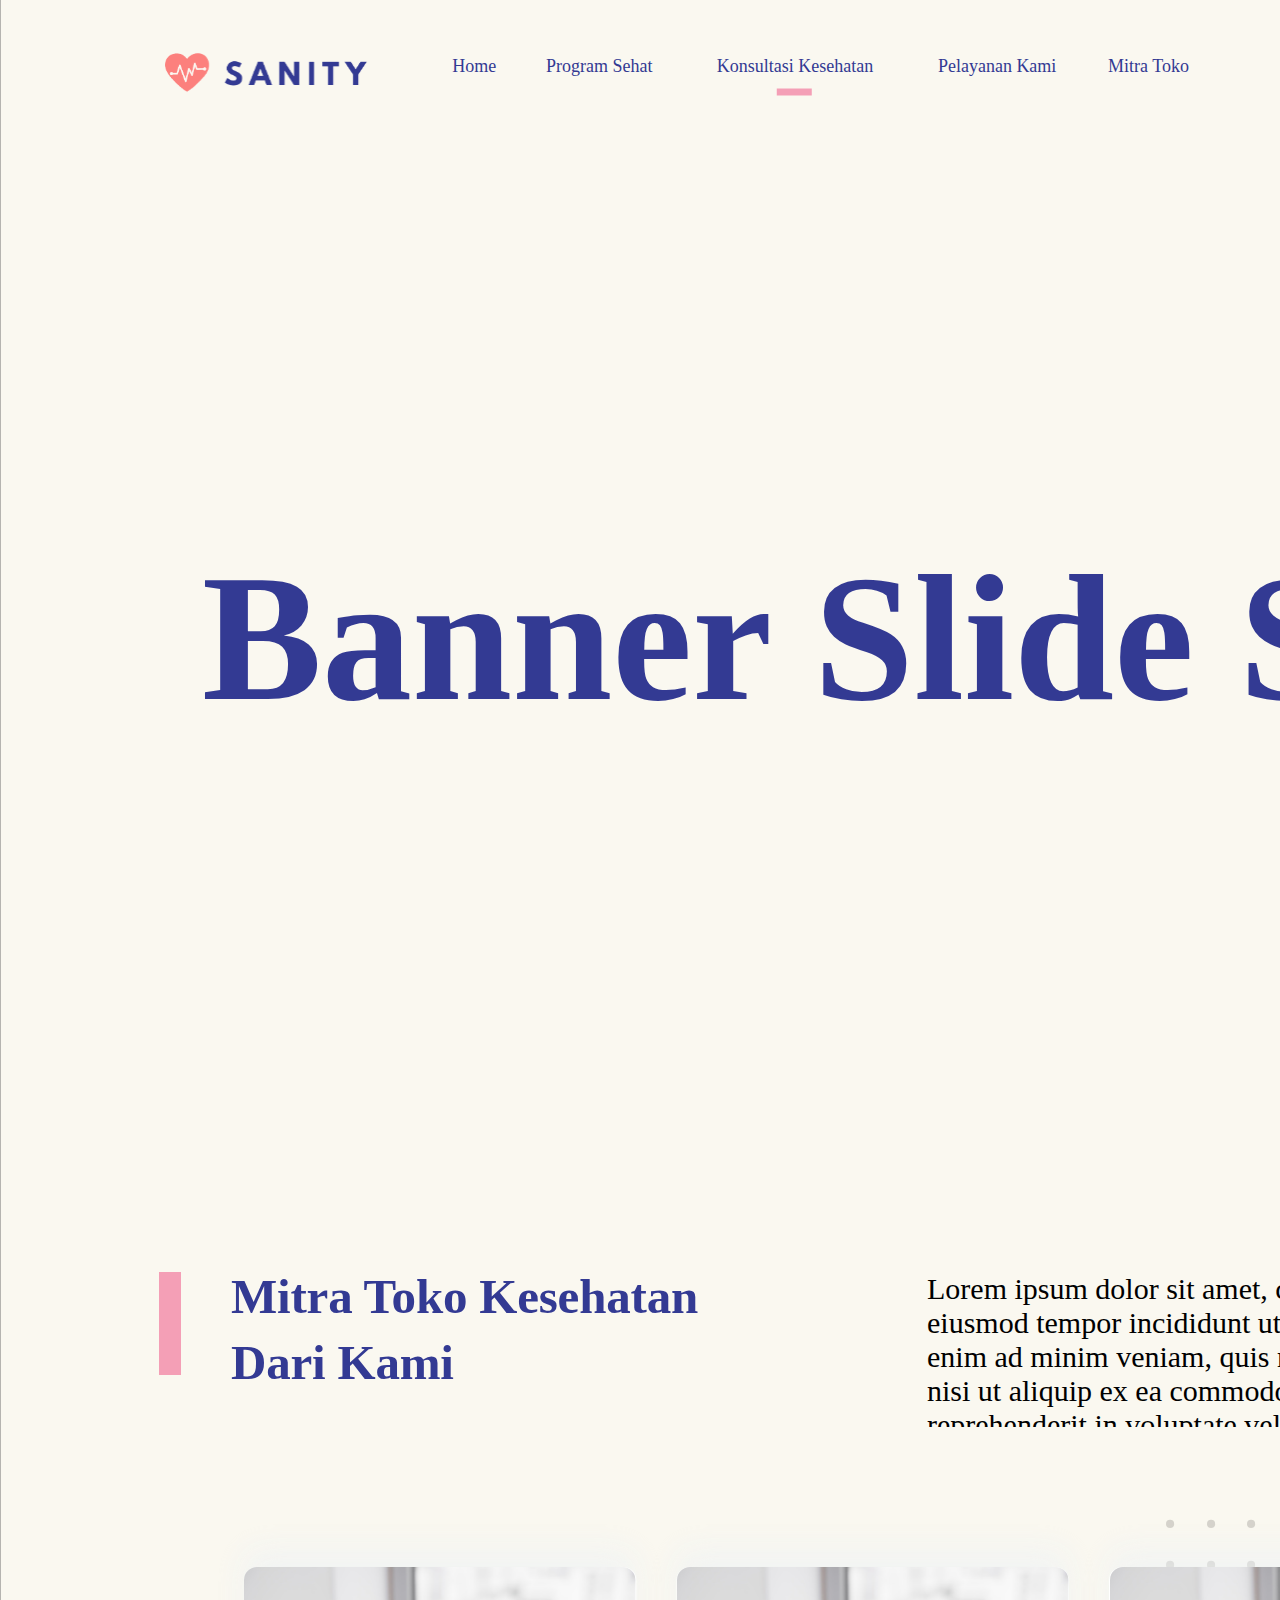
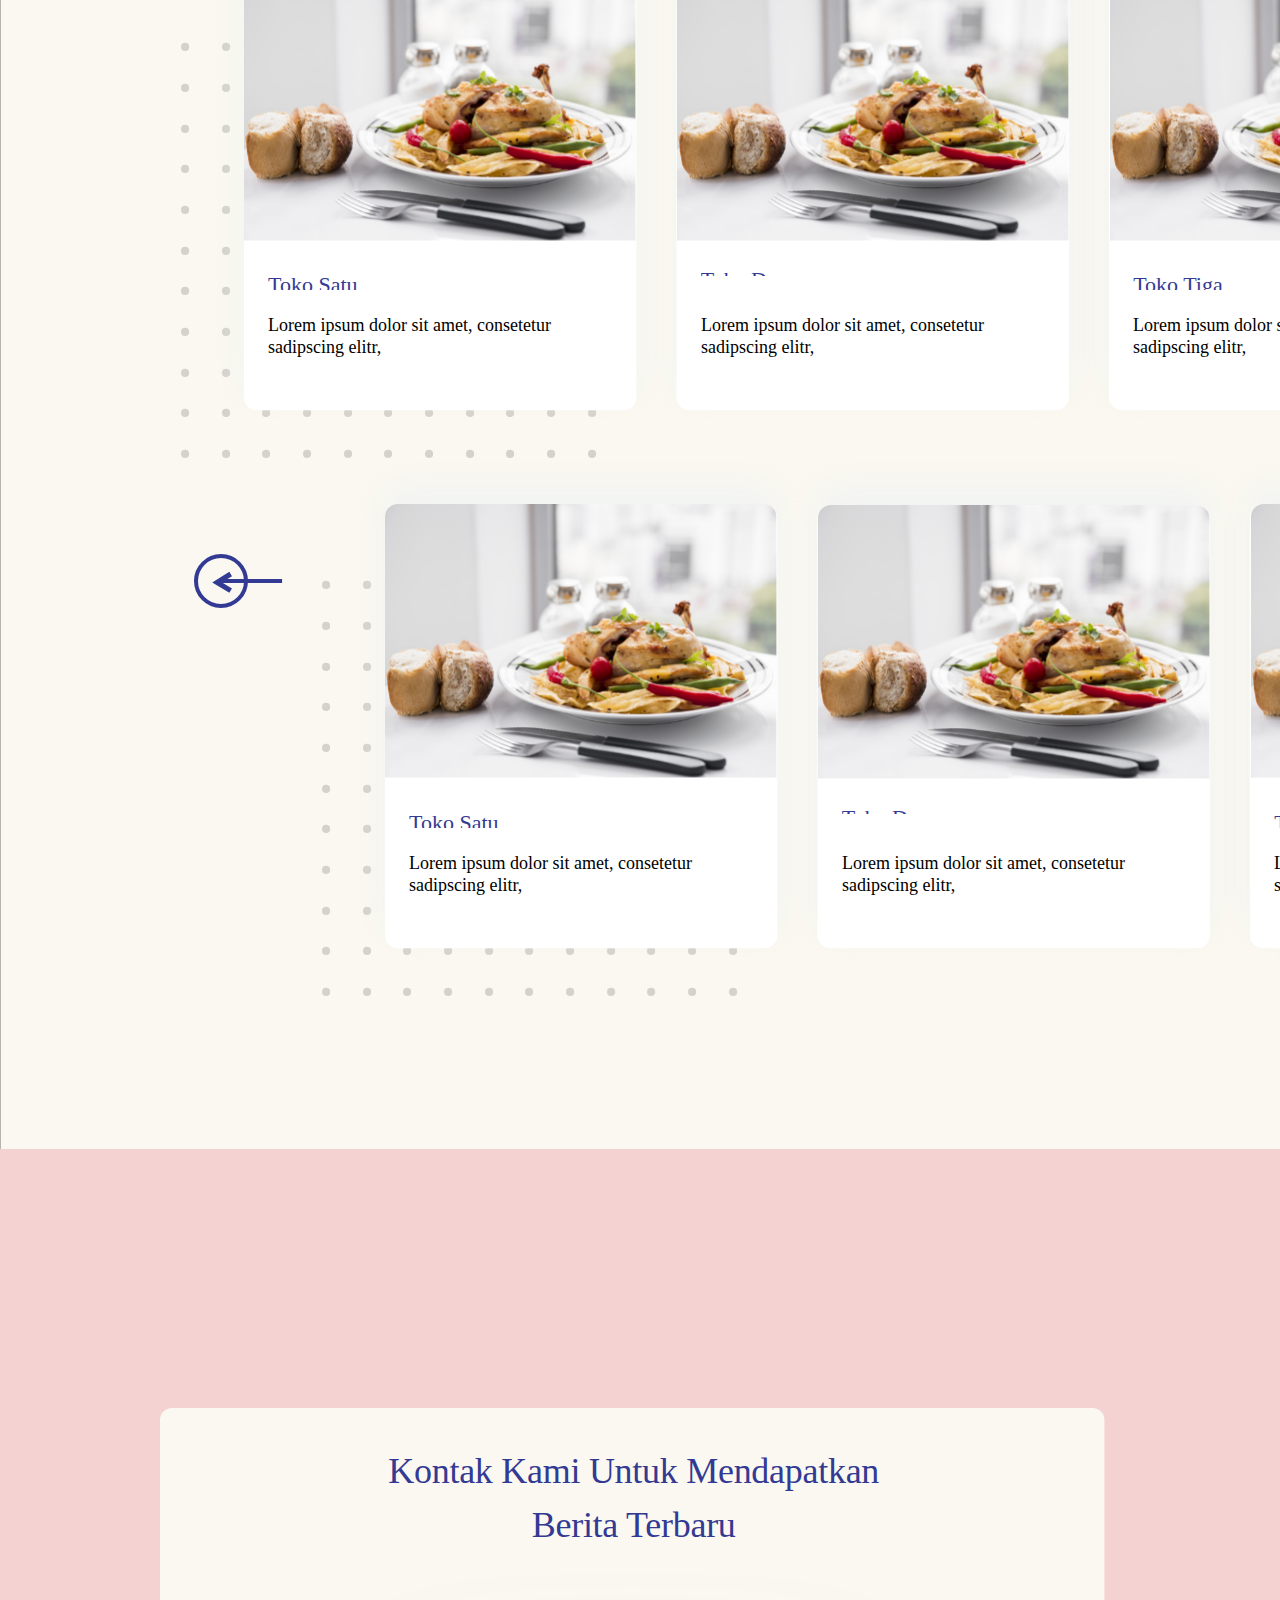
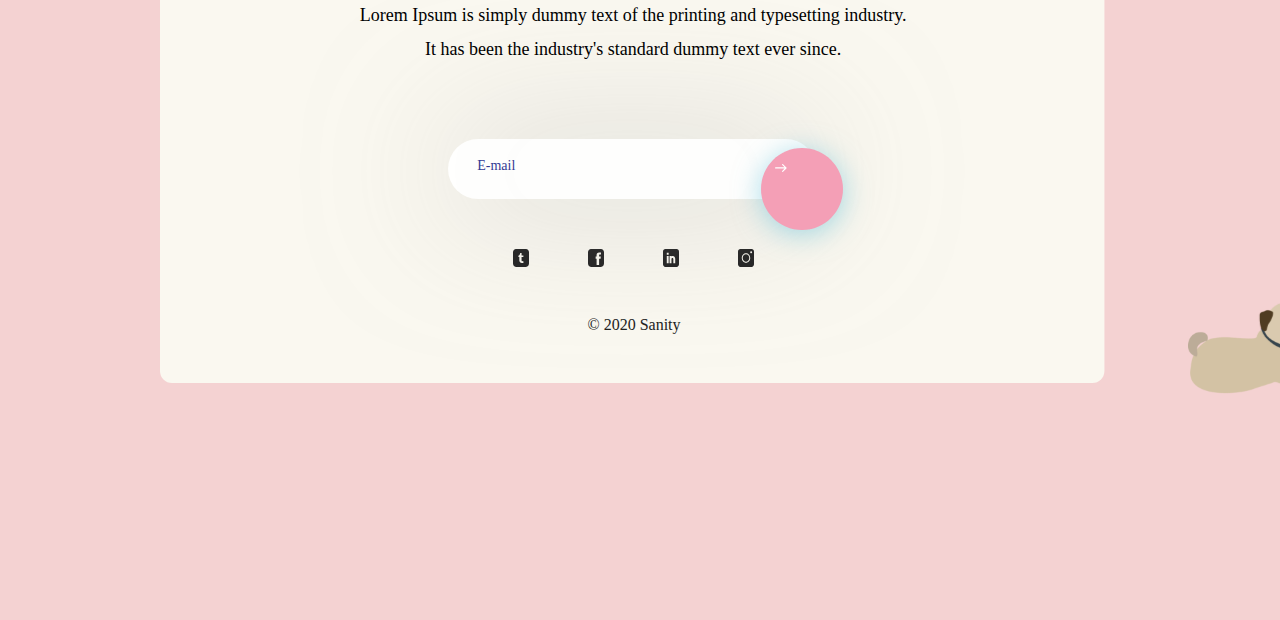
<file: Mitra_Toko__Login_.html>
<!DOCTYPE html>
<html>
<head>
<meta charset="utf-8"/>
<meta http-equiv="X-UA-Compatible" content="IE=edge"/>
<meta name="viewport" content="width=device-width, initial-scale=1.0">
<title>Mitra Toko (Login)</title>
<style id="applicationStylesheet" type="text/css">
	.mediaViewInfo {
		--web-view-name: Mitra Toko (Login);
		--web-view-id: Mitra_Toko__Login_;
		--web-scale-on-resize: true;
		--web-enable-deep-linking: true;
	}
	:root {
		--web-view-ids: Mitra_Toko__Login_;
	}
	* {
		margin: 0;
		padding: 0;
		box-sizing: border-box;
		border: none;
	}
	#Mitra_Toko__Login_ {
		position: absolute;
		width: 1920px;
		height: 3820px;
		background-color: rgba(255,255,255,1);
		overflow: hidden;
		--web-view-name: Mitra Toko (Login);
		--web-view-id: Mitra_Toko__Login_;
		--web-scale-on-resize: true;
		--web-enable-deep-linking: true;
	}
	#Group_90 {
		position: absolute;
		width: 1920px;
		height: 6906px;
		left: 0px;
		top: -83px;
		overflow: visible;
	}
	.Rectangle_102 {
		position: absolute;
		overflow: visible;
		width: 1920px;
		height: 6906px;
		left: 0px;
		top: 0px;
	}
	#Banner_Slide_Show {
		position: absolute;
		left: 202px;
		top: 618px;
		overflow: visible;
		width: 1517px;
		white-space: nowrap;
		text-align: left;
		font-family: Segoe UI;
		font-style: normal;
		font-weight: bold;
		font-size: 180px;
		color: rgba(51,58,147,1);
	}
	#LOGO {
		position: absolute;
		width: 217.059px;
		height: 45px;
		left: 157px;
		top: 50px;
		overflow: visible;
	}
	#Group_101 {
		position: absolute;
		width: 1563px;
		height: 155px;
		left: 159px;
		top: 1272px;
		overflow: visible;
	}
	#Mitra_Toko_Kesehatan_Dari_Kami {
		position: absolute;
		left: 72px;
		top: 0px;
		overflow: visible;
		width: 525px;
		white-space: nowrap;
		line-height: 66px;
		margin-top: -8.5px;
		text-align: left;
		font-family: Poppins;
		font-style: normal;
		font-weight: bold;
		font-size: 49px;
		color: rgba(51,58,147,1);
		letter-spacing: -0.2px;
	}
	.Rectangle_9 {
		position: absolute;
		overflow: visible;
		width: 22px;
		height: 103px;
		left: 0px;
		top: 0px;
	}
	#Lorem_ipsum_dolor_sit_amet__co {
		position: absolute;
		left: 768px;
		top: 0px;
		overflow: hidden;
		width: 796px;
		height: 155px;
		text-align: left;
		font-family: Segoe UI;
		font-style: normal;
		font-weight: normal;
		font-size: 30px;
		color: rgba(0,0,0,1);
	}
	#Group_84 {
		position: absolute;
		width: 1537.854px;
		height: 538px;
		left: 181px;
		top: 1520px;
		overflow: visible;
	}
	#Group_2097 {
		opacity: 0.18;
		transform: translate(-277.547px, -2347px) matrix(1,0,0,1,277.547,2470.0005) rotate(-90deg);
		transform-origin: center;
		position: absolute;
		width: 415px;
		height: 415px;
		left: 0px;
		top: 0px;
		overflow: visible;
	}
	.Ellipse_4 {
		position: absolute;
		overflow: visible;
		width: 8.137px;
		height: 8.137px;
		left: 0px;
		top: 406.862px;
	}
	.Ellipse_5 {
		position: absolute;
		overflow: visible;
		width: 8.137px;
		height: 8.137px;
		left: 0px;
		top: 366.176px;
	}
	.Ellipse_6 {
		position: absolute;
		overflow: visible;
		width: 8.137px;
		height: 8.137px;
		left: 0px;
		top: 325.49px;
	}
	.Ellipse_7 {
		position: absolute;
		overflow: visible;
		width: 8.137px;
		height: 8.137px;
		left: 0px;
		top: 284.804px;
	}
	.Ellipse_8 {
		position: absolute;
		overflow: visible;
		width: 8.137px;
		height: 8.137px;
		left: 0px;
		top: 244.117px;
	}
	.Ellipse_9 {
		position: absolute;
		overflow: visible;
		width: 8.137px;
		height: 8.137px;
		left: 0px;
		top: 203.431px;
	}
	.Ellipse_10 {
		position: absolute;
		overflow: visible;
		width: 8.137px;
		height: 8.137px;
		left: 0px;
		top: 162.745px;
	}
	.Ellipse_11 {
		position: absolute;
		overflow: visible;
		width: 8.137px;
		height: 8.137px;
		left: 0px;
		top: 122.059px;
	}
	.Ellipse_12 {
		position: absolute;
		overflow: visible;
		width: 8.137px;
		height: 8.137px;
		left: 0px;
		top: 81.372px;
	}
	.Ellipse_13 {
		position: absolute;
		overflow: visible;
		width: 8.137px;
		height: 8.137px;
		left: 0px;
		top: 40.686px;
	}
	.Ellipse_14 {
		position: absolute;
		overflow: visible;
		width: 8.137px;
		height: 8.137px;
		left: 0px;
		top: 0px;
	}
	.Ellipse_15 {
		position: absolute;
		overflow: visible;
		width: 8.137px;
		height: 8.137px;
		left: 40.686px;
		top: 406.862px;
	}
	.Ellipse_16 {
		position: absolute;
		overflow: visible;
		width: 8.137px;
		height: 8.137px;
		left: 40.686px;
		top: 366.176px;
	}
	.Ellipse_17 {
		position: absolute;
		overflow: visible;
		width: 8.137px;
		height: 8.137px;
		left: 40.686px;
		top: 325.49px;
	}
	.Ellipse_18 {
		position: absolute;
		overflow: visible;
		width: 8.137px;
		height: 8.137px;
		left: 40.686px;
		top: 284.804px;
	}
	.Ellipse_19 {
		position: absolute;
		overflow: visible;
		width: 8.137px;
		height: 8.137px;
		left: 40.686px;
		top: 244.117px;
	}
	.Ellipse_20 {
		position: absolute;
		overflow: visible;
		width: 8.137px;
		height: 8.137px;
		left: 40.686px;
		top: 203.431px;
	}
	.Ellipse_21 {
		position: absolute;
		overflow: visible;
		width: 8.137px;
		height: 8.137px;
		left: 40.686px;
		top: 162.745px;
	}
	.Ellipse_22 {
		position: absolute;
		overflow: visible;
		width: 8.137px;
		height: 8.137px;
		left: 40.686px;
		top: 122.059px;
	}
	.Ellipse_23 {
		position: absolute;
		overflow: visible;
		width: 8.137px;
		height: 8.137px;
		left: 40.686px;
		top: 81.372px;
	}
	.Ellipse_24 {
		position: absolute;
		overflow: visible;
		width: 8.137px;
		height: 8.137px;
		left: 40.686px;
		top: 40.686px;
	}
	.Ellipse_25 {
		position: absolute;
		overflow: visible;
		width: 8.137px;
		height: 8.137px;
		left: 40.686px;
		top: 0px;
	}
	.Ellipse_26 {
		position: absolute;
		overflow: visible;
		width: 8.137px;
		height: 8.137px;
		left: 81.372px;
		top: 406.862px;
	}
	.Ellipse_27 {
		position: absolute;
		overflow: visible;
		width: 8.137px;
		height: 8.137px;
		left: 81.372px;
		top: 366.176px;
	}
	.Ellipse_28 {
		position: absolute;
		overflow: visible;
		width: 8.137px;
		height: 8.137px;
		left: 81.372px;
		top: 325.49px;
	}
	.Ellipse_29 {
		position: absolute;
		overflow: visible;
		width: 8.137px;
		height: 8.137px;
		left: 81.372px;
		top: 284.804px;
	}
	.Ellipse_30 {
		position: absolute;
		overflow: visible;
		width: 8.137px;
		height: 8.137px;
		left: 81.372px;
		top: 244.117px;
	}
	.Ellipse_31 {
		position: absolute;
		overflow: visible;
		width: 8.137px;
		height: 8.137px;
		left: 81.372px;
		top: 203.431px;
	}
	.Ellipse_32 {
		position: absolute;
		overflow: visible;
		width: 8.137px;
		height: 8.137px;
		left: 81.372px;
		top: 162.745px;
	}
	.Ellipse_33 {
		position: absolute;
		overflow: visible;
		width: 8.137px;
		height: 8.137px;
		left: 81.372px;
		top: 122.059px;
	}
	.Ellipse_34 {
		position: absolute;
		overflow: visible;
		width: 8.137px;
		height: 8.137px;
		left: 81.373px;
		top: 81.372px;
	}
	.Ellipse_35 {
		position: absolute;
		overflow: visible;
		width: 8.137px;
		height: 8.137px;
		left: 81.373px;
		top: 40.686px;
	}
	.Ellipse_36 {
		position: absolute;
		overflow: visible;
		width: 8.137px;
		height: 8.137px;
		left: 81.373px;
		top: 0px;
	}
	.Ellipse_37 {
		position: absolute;
		overflow: visible;
		width: 8.137px;
		height: 8.137px;
		left: 122.059px;
		top: 406.862px;
	}
	.Ellipse_38 {
		position: absolute;
		overflow: visible;
		width: 8.137px;
		height: 8.137px;
		left: 122.059px;
		top: 366.176px;
	}
	.Ellipse_39 {
		position: absolute;
		overflow: visible;
		width: 8.137px;
		height: 8.137px;
		left: 122.059px;
		top: 325.49px;
	}
	.Ellipse_40 {
		position: absolute;
		overflow: visible;
		width: 8.137px;
		height: 8.137px;
		left: 122.059px;
		top: 284.804px;
	}
	.Ellipse_41 {
		position: absolute;
		overflow: visible;
		width: 8.137px;
		height: 8.137px;
		left: 122.059px;
		top: 244.117px;
	}
	.Ellipse_42 {
		position: absolute;
		overflow: visible;
		width: 8.137px;
		height: 8.137px;
		left: 122.059px;
		top: 203.431px;
	}
	.Ellipse_43 {
		position: absolute;
		overflow: visible;
		width: 8.137px;
		height: 8.137px;
		left: 122.059px;
		top: 162.745px;
	}
	.Ellipse_44 {
		position: absolute;
		overflow: visible;
		width: 8.137px;
		height: 8.137px;
		left: 122.059px;
		top: 122.059px;
	}
	.Ellipse_45 {
		position: absolute;
		overflow: visible;
		width: 8.137px;
		height: 8.137px;
		left: 122.059px;
		top: 81.372px;
	}
	.Ellipse_46 {
		position: absolute;
		overflow: visible;
		width: 8.137px;
		height: 8.137px;
		left: 122.059px;
		top: 40.686px;
	}
	.Ellipse_47 {
		position: absolute;
		overflow: visible;
		width: 8.137px;
		height: 8.137px;
		left: 122.059px;
		top: 0px;
	}
	.Ellipse_48 {
		position: absolute;
		overflow: visible;
		width: 8.137px;
		height: 8.137px;
		left: 162.745px;
		top: 406.862px;
	}
	.Ellipse_49 {
		position: absolute;
		overflow: visible;
		width: 8.137px;
		height: 8.137px;
		left: 162.745px;
		top: 366.176px;
	}
	.Ellipse_50 {
		position: absolute;
		overflow: visible;
		width: 8.137px;
		height: 8.137px;
		left: 162.745px;
		top: 325.49px;
	}
	.Ellipse_51 {
		position: absolute;
		overflow: visible;
		width: 8.137px;
		height: 8.137px;
		left: 162.745px;
		top: 284.804px;
	}
	.Ellipse_52 {
		position: absolute;
		overflow: visible;
		width: 8.137px;
		height: 8.137px;
		left: 162.745px;
		top: 244.117px;
	}
	.Ellipse_53 {
		position: absolute;
		overflow: visible;
		width: 8.137px;
		height: 8.137px;
		left: 162.745px;
		top: 203.431px;
	}
	.Ellipse_54 {
		position: absolute;
		overflow: visible;
		width: 8.137px;
		height: 8.137px;
		left: 162.745px;
		top: 162.745px;
	}
	.Ellipse_55 {
		position: absolute;
		overflow: visible;
		width: 8.137px;
		height: 8.137px;
		left: 162.745px;
		top: 122.059px;
	}
	.Ellipse_56 {
		position: absolute;
		overflow: visible;
		width: 8.137px;
		height: 8.137px;
		left: 162.745px;
		top: 81.372px;
	}
	.Ellipse_57 {
		position: absolute;
		overflow: visible;
		width: 8.137px;
		height: 8.137px;
		left: 162.745px;
		top: 40.686px;
	}
	.Ellipse_58 {
		position: absolute;
		overflow: visible;
		width: 8.137px;
		height: 8.137px;
		left: 162.745px;
		top: 0px;
	}
	.Ellipse_59 {
		position: absolute;
		overflow: visible;
		width: 8.137px;
		height: 8.137px;
		left: 203.431px;
		top: 406.862px;
	}
	.Ellipse_60 {
		position: absolute;
		overflow: visible;
		width: 8.137px;
		height: 8.137px;
		left: 203.431px;
		top: 366.176px;
	}
	.Ellipse_61 {
		position: absolute;
		overflow: visible;
		width: 8.137px;
		height: 8.137px;
		left: 203.431px;
		top: 325.49px;
	}
	.Ellipse_62 {
		position: absolute;
		overflow: visible;
		width: 8.137px;
		height: 8.137px;
		left: 203.431px;
		top: 284.804px;
	}
	.Ellipse_63 {
		position: absolute;
		overflow: visible;
		width: 8.137px;
		height: 8.137px;
		left: 203.431px;
		top: 244.117px;
	}
	.Ellipse_64 {
		position: absolute;
		overflow: visible;
		width: 8.137px;
		height: 8.137px;
		left: 203.431px;
		top: 203.431px;
	}
	.Ellipse_65 {
		position: absolute;
		overflow: visible;
		width: 8.137px;
		height: 8.137px;
		left: 203.431px;
		top: 162.745px;
	}
	.Ellipse_66 {
		position: absolute;
		overflow: visible;
		width: 8.137px;
		height: 8.137px;
		left: 203.431px;
		top: 122.059px;
	}
	.Ellipse_67 {
		position: absolute;
		overflow: visible;
		width: 8.137px;
		height: 8.137px;
		left: 203.431px;
		top: 81.372px;
	}
	.Ellipse_68 {
		position: absolute;
		overflow: visible;
		width: 8.137px;
		height: 8.137px;
		left: 203.431px;
		top: 40.686px;
	}
	.Ellipse_69 {
		position: absolute;
		overflow: visible;
		width: 8.137px;
		height: 8.137px;
		left: 203.431px;
		top: 0px;
	}
	.Ellipse_70 {
		position: absolute;
		overflow: visible;
		width: 8.137px;
		height: 8.137px;
		left: 244.117px;
		top: 406.862px;
	}
	.Ellipse_71 {
		position: absolute;
		overflow: visible;
		width: 8.137px;
		height: 8.137px;
		left: 244.117px;
		top: 366.176px;
	}
	.Ellipse_72 {
		position: absolute;
		overflow: visible;
		width: 8.137px;
		height: 8.137px;
		left: 244.117px;
		top: 325.49px;
	}
	.Ellipse_73 {
		position: absolute;
		overflow: visible;
		width: 8.137px;
		height: 8.137px;
		left: 244.117px;
		top: 284.804px;
	}
	.Ellipse_74 {
		position: absolute;
		overflow: visible;
		width: 8.137px;
		height: 8.137px;
		left: 244.117px;
		top: 244.117px;
	}
	.Ellipse_75 {
		position: absolute;
		overflow: visible;
		width: 8.137px;
		height: 8.137px;
		left: 244.117px;
		top: 203.431px;
	}
	.Ellipse_76 {
		position: absolute;
		overflow: visible;
		width: 8.137px;
		height: 8.137px;
		left: 244.117px;
		top: 162.745px;
	}
	.Ellipse_77 {
		position: absolute;
		overflow: visible;
		width: 8.137px;
		height: 8.137px;
		left: 244.117px;
		top: 122.059px;
	}
	.Ellipse_78 {
		position: absolute;
		overflow: visible;
		width: 8.137px;
		height: 8.137px;
		left: 244.117px;
		top: 81.372px;
	}
	.Ellipse_79 {
		position: absolute;
		overflow: visible;
		width: 8.137px;
		height: 8.137px;
		left: 244.117px;
		top: 40.686px;
	}
	.Ellipse_80 {
		position: absolute;
		overflow: visible;
		width: 8.137px;
		height: 8.137px;
		left: 244.117px;
		top: 0px;
	}
	.Ellipse_81 {
		position: absolute;
		overflow: visible;
		width: 8.137px;
		height: 8.137px;
		left: 284.804px;
		top: 406.862px;
	}
	.Ellipse_82 {
		position: absolute;
		overflow: visible;
		width: 8.137px;
		height: 8.137px;
		left: 284.804px;
		top: 366.176px;
	}
	.Ellipse_83 {
		position: absolute;
		overflow: visible;
		width: 8.137px;
		height: 8.137px;
		left: 284.804px;
		top: 325.49px;
	}
	.Ellipse_84 {
		position: absolute;
		overflow: visible;
		width: 8.137px;
		height: 8.137px;
		left: 284.804px;
		top: 284.804px;
	}
	.Ellipse_85 {
		position: absolute;
		overflow: visible;
		width: 8.137px;
		height: 8.137px;
		left: 284.804px;
		top: 244.117px;
	}
	.Ellipse_86 {
		position: absolute;
		overflow: visible;
		width: 8.137px;
		height: 8.137px;
		left: 284.804px;
		top: 203.431px;
	}
	.Ellipse_87 {
		position: absolute;
		overflow: visible;
		width: 8.137px;
		height: 8.137px;
		left: 284.804px;
		top: 162.745px;
	}
	.Ellipse_88 {
		position: absolute;
		overflow: visible;
		width: 8.137px;
		height: 8.137px;
		left: 284.804px;
		top: 122.059px;
	}
	.Ellipse_89 {
		position: absolute;
		overflow: visible;
		width: 8.137px;
		height: 8.137px;
		left: 284.804px;
		top: 81.372px;
	}
	.Ellipse_90 {
		position: absolute;
		overflow: visible;
		width: 8.137px;
		height: 8.137px;
		left: 284.804px;
		top: 40.686px;
	}
	.Ellipse_91 {
		position: absolute;
		overflow: visible;
		width: 8.137px;
		height: 8.137px;
		left: 284.804px;
		top: 0px;
	}
	.Ellipse_92 {
		position: absolute;
		overflow: visible;
		width: 8.137px;
		height: 8.137px;
		left: 325.49px;
		top: 406.862px;
	}
	.Ellipse_93 {
		position: absolute;
		overflow: visible;
		width: 8.137px;
		height: 8.137px;
		left: 325.49px;
		top: 366.176px;
	}
	.Ellipse_94 {
		position: absolute;
		overflow: visible;
		width: 8.137px;
		height: 8.137px;
		left: 325.49px;
		top: 325.49px;
	}
	.Ellipse_95 {
		position: absolute;
		overflow: visible;
		width: 8.137px;
		height: 8.137px;
		left: 325.49px;
		top: 284.804px;
	}
	.Ellipse_96 {
		position: absolute;
		overflow: visible;
		width: 8.137px;
		height: 8.137px;
		left: 325.49px;
		top: 244.117px;
	}
	.Ellipse_97 {
		position: absolute;
		overflow: visible;
		width: 8.137px;
		height: 8.137px;
		left: 325.49px;
		top: 203.431px;
	}
	.Ellipse_98 {
		position: absolute;
		overflow: visible;
		width: 8.137px;
		height: 8.137px;
		left: 325.49px;
		top: 162.745px;
	}
	.Ellipse_99 {
		position: absolute;
		overflow: visible;
		width: 8.137px;
		height: 8.137px;
		left: 325.49px;
		top: 122.059px;
	}
	.Ellipse_100 {
		position: absolute;
		overflow: visible;
		width: 8.137px;
		height: 8.137px;
		left: 325.49px;
		top: 81.372px;
	}
	.Ellipse_101 {
		position: absolute;
		overflow: visible;
		width: 8.137px;
		height: 8.137px;
		left: 325.49px;
		top: 40.686px;
	}
	.Ellipse_102 {
		position: absolute;
		overflow: visible;
		width: 8.137px;
		height: 8.137px;
		left: 325.49px;
		top: 0px;
	}
	.Ellipse_103 {
		position: absolute;
		overflow: visible;
		width: 8.137px;
		height: 8.137px;
		left: 366.176px;
		top: 406.862px;
	}
	.Ellipse_104 {
		position: absolute;
		overflow: visible;
		width: 8.137px;
		height: 8.137px;
		left: 366.176px;
		top: 366.176px;
	}
	.Ellipse_105 {
		position: absolute;
		overflow: visible;
		width: 8.137px;
		height: 8.137px;
		left: 366.176px;
		top: 325.49px;
	}
	.Ellipse_106 {
		position: absolute;
		overflow: visible;
		width: 8.137px;
		height: 8.137px;
		left: 366.176px;
		top: 284.804px;
	}
	.Ellipse_107 {
		position: absolute;
		overflow: visible;
		width: 8.137px;
		height: 8.137px;
		left: 366.176px;
		top: 244.117px;
	}
	.Ellipse_108 {
		position: absolute;
		overflow: visible;
		width: 8.137px;
		height: 8.137px;
		left: 366.176px;
		top: 203.431px;
	}
	.Ellipse_109 {
		position: absolute;
		overflow: visible;
		width: 8.137px;
		height: 8.137px;
		left: 366.176px;
		top: 162.745px;
	}
	.Ellipse_110 {
		position: absolute;
		overflow: visible;
		width: 8.137px;
		height: 8.137px;
		left: 366.176px;
		top: 122.059px;
	}
	.Ellipse_111 {
		position: absolute;
		overflow: visible;
		width: 8.137px;
		height: 8.137px;
		left: 366.176px;
		top: 81.372px;
	}
	.Ellipse_112 {
		position: absolute;
		overflow: visible;
		width: 8.137px;
		height: 8.137px;
		left: 366.176px;
		top: 40.686px;
	}
	.Ellipse_113 {
		position: absolute;
		overflow: visible;
		width: 8.137px;
		height: 8.137px;
		left: 366.176px;
		top: 0px;
	}
	.Ellipse_114 {
		position: absolute;
		overflow: visible;
		width: 8.137px;
		height: 8.137px;
		left: 406.862px;
		top: 406.862px;
	}
	.Ellipse_115 {
		position: absolute;
		overflow: visible;
		width: 8.137px;
		height: 8.137px;
		left: 406.862px;
		top: 366.176px;
	}
	.Ellipse_116 {
		position: absolute;
		overflow: visible;
		width: 8.137px;
		height: 8.137px;
		left: 406.862px;
		top: 325.49px;
	}
	.Ellipse_117 {
		position: absolute;
		overflow: visible;
		width: 8.137px;
		height: 8.137px;
		left: 406.862px;
		top: 284.804px;
	}
	.Ellipse_118 {
		position: absolute;
		overflow: visible;
		width: 8.137px;
		height: 8.137px;
		left: 406.862px;
		top: 244.117px;
	}
	.Ellipse_119 {
		position: absolute;
		overflow: visible;
		width: 8.137px;
		height: 8.137px;
		left: 406.862px;
		top: 203.431px;
	}
	.Ellipse_120 {
		position: absolute;
		overflow: visible;
		width: 8.137px;
		height: 8.137px;
		left: 406.862px;
		top: 162.745px;
	}
	.Ellipse_121 {
		position: absolute;
		overflow: visible;
		width: 8.137px;
		height: 8.137px;
		left: 406.862px;
		top: 122.059px;
	}
	.Ellipse_122 {
		position: absolute;
		overflow: visible;
		width: 8.137px;
		height: 8.137px;
		left: 406.862px;
		top: 81.372px;
	}
	.Ellipse_123 {
		position: absolute;
		overflow: visible;
		width: 8.137px;
		height: 8.137px;
		left: 406.862px;
		top: 40.686px;
	}
	.Ellipse_124 {
		position: absolute;
		overflow: visible;
		width: 8.137px;
		height: 8.137px;
		left: 406.862px;
		top: 0px;
	}
	#Group_2103 {
		opacity: 0.18;
		transform: translate(-277.547px, -2347px) matrix(1,0,0,1,1262.5467,2347.0005) rotate(-90deg);
		transform-origin: center;
		position: absolute;
		width: 415px;
		height: 415px;
		left: 0px;
		top: 0px;
		overflow: visible;
	}
	.Ellipse_4_d {
		position: absolute;
		overflow: visible;
		width: 8.137px;
		height: 8.137px;
		left: 0px;
		top: 406.862px;
	}
	.Ellipse_5_e {
		position: absolute;
		overflow: visible;
		width: 8.137px;
		height: 8.137px;
		left: 0px;
		top: 366.176px;
	}
	.Ellipse_6_f {
		position: absolute;
		overflow: visible;
		width: 8.137px;
		height: 8.137px;
		left: 0px;
		top: 325.49px;
	}
	.Ellipse_7_g {
		position: absolute;
		overflow: visible;
		width: 8.137px;
		height: 8.137px;
		left: 0px;
		top: 284.804px;
	}
	.Ellipse_8_h {
		position: absolute;
		overflow: visible;
		width: 8.137px;
		height: 8.137px;
		left: 0px;
		top: 244.117px;
	}
	.Ellipse_9_i {
		position: absolute;
		overflow: visible;
		width: 8.137px;
		height: 8.137px;
		left: 0px;
		top: 203.431px;
	}
	.Ellipse_10_j {
		position: absolute;
		overflow: visible;
		width: 8.137px;
		height: 8.137px;
		left: 0px;
		top: 162.745px;
	}
	.Ellipse_11_k {
		position: absolute;
		overflow: visible;
		width: 8.137px;
		height: 8.137px;
		left: 0px;
		top: 122.059px;
	}
	.Ellipse_12_l {
		position: absolute;
		overflow: visible;
		width: 8.137px;
		height: 8.137px;
		left: 0px;
		top: 81.372px;
	}
	.Ellipse_13_m {
		position: absolute;
		overflow: visible;
		width: 8.137px;
		height: 8.137px;
		left: 0px;
		top: 40.686px;
	}
	.Ellipse_14_n {
		position: absolute;
		overflow: visible;
		width: 8.137px;
		height: 8.137px;
		left: 0px;
		top: 0px;
	}
	.Ellipse_15_o {
		position: absolute;
		overflow: visible;
		width: 8.137px;
		height: 8.137px;
		left: 40.686px;
		top: 406.862px;
	}
	.Ellipse_16_p {
		position: absolute;
		overflow: visible;
		width: 8.137px;
		height: 8.137px;
		left: 40.686px;
		top: 366.176px;
	}
	.Ellipse_17_q {
		position: absolute;
		overflow: visible;
		width: 8.137px;
		height: 8.137px;
		left: 40.686px;
		top: 325.49px;
	}
	.Ellipse_18_r {
		position: absolute;
		overflow: visible;
		width: 8.137px;
		height: 8.137px;
		left: 40.686px;
		top: 284.804px;
	}
	.Ellipse_19_s {
		position: absolute;
		overflow: visible;
		width: 8.137px;
		height: 8.137px;
		left: 40.686px;
		top: 244.117px;
	}
	.Ellipse_20_t {
		position: absolute;
		overflow: visible;
		width: 8.137px;
		height: 8.137px;
		left: 40.686px;
		top: 203.431px;
	}
	.Ellipse_21_u {
		position: absolute;
		overflow: visible;
		width: 8.137px;
		height: 8.137px;
		left: 40.686px;
		top: 162.745px;
	}
	.Ellipse_22_v {
		position: absolute;
		overflow: visible;
		width: 8.137px;
		height: 8.137px;
		left: 40.686px;
		top: 122.059px;
	}
	.Ellipse_23_w {
		position: absolute;
		overflow: visible;
		width: 8.137px;
		height: 8.137px;
		left: 40.686px;
		top: 81.372px;
	}
	.Ellipse_24_x {
		position: absolute;
		overflow: visible;
		width: 8.137px;
		height: 8.137px;
		left: 40.686px;
		top: 40.686px;
	}
	.Ellipse_25_y {
		position: absolute;
		overflow: visible;
		width: 8.137px;
		height: 8.137px;
		left: 40.686px;
		top: 0px;
	}
	.Ellipse_26_z {
		position: absolute;
		overflow: visible;
		width: 8.137px;
		height: 8.137px;
		left: 81.372px;
		top: 406.862px;
	}
	.Ellipse_27_ {
		position: absolute;
		overflow: visible;
		width: 8.137px;
		height: 8.137px;
		left: 81.372px;
		top: 366.176px;
	}
	.Ellipse_28_ {
		position: absolute;
		overflow: visible;
		width: 8.137px;
		height: 8.137px;
		left: 81.372px;
		top: 325.49px;
	}
	.Ellipse_29_ {
		position: absolute;
		overflow: visible;
		width: 8.137px;
		height: 8.137px;
		left: 81.372px;
		top: 284.804px;
	}
	.Ellipse_30_ {
		position: absolute;
		overflow: visible;
		width: 8.137px;
		height: 8.137px;
		left: 81.372px;
		top: 244.117px;
	}
	.Ellipse_31_ {
		position: absolute;
		overflow: visible;
		width: 8.137px;
		height: 8.137px;
		left: 81.372px;
		top: 203.431px;
	}
	.Ellipse_32_ {
		position: absolute;
		overflow: visible;
		width: 8.137px;
		height: 8.137px;
		left: 81.372px;
		top: 162.745px;
	}
	.Ellipse_33_ {
		position: absolute;
		overflow: visible;
		width: 8.137px;
		height: 8.137px;
		left: 81.372px;
		top: 122.059px;
	}
	.Ellipse_34_ {
		position: absolute;
		overflow: visible;
		width: 8.137px;
		height: 8.137px;
		left: 81.373px;
		top: 81.372px;
	}
	.Ellipse_35_ {
		position: absolute;
		overflow: visible;
		width: 8.137px;
		height: 8.137px;
		left: 81.373px;
		top: 40.686px;
	}
	.Ellipse_36_ {
		position: absolute;
		overflow: visible;
		width: 8.137px;
		height: 8.137px;
		left: 81.373px;
		top: 0px;
	}
	.Ellipse_37_a {
		position: absolute;
		overflow: visible;
		width: 8.137px;
		height: 8.137px;
		left: 122.059px;
		top: 406.862px;
	}
	.Ellipse_38_b {
		position: absolute;
		overflow: visible;
		width: 8.137px;
		height: 8.137px;
		left: 122.059px;
		top: 366.176px;
	}
	.Ellipse_39_c {
		position: absolute;
		overflow: visible;
		width: 8.137px;
		height: 8.137px;
		left: 122.059px;
		top: 325.49px;
	}
	.Ellipse_40_d {
		position: absolute;
		overflow: visible;
		width: 8.137px;
		height: 8.137px;
		left: 122.059px;
		top: 284.804px;
	}
	.Ellipse_41_e {
		position: absolute;
		overflow: visible;
		width: 8.137px;
		height: 8.137px;
		left: 122.059px;
		top: 244.117px;
	}
	.Ellipse_42_f {
		position: absolute;
		overflow: visible;
		width: 8.137px;
		height: 8.137px;
		left: 122.059px;
		top: 203.431px;
	}
	.Ellipse_43_g {
		position: absolute;
		overflow: visible;
		width: 8.137px;
		height: 8.137px;
		left: 122.059px;
		top: 162.745px;
	}
	.Ellipse_44_h {
		position: absolute;
		overflow: visible;
		width: 8.137px;
		height: 8.137px;
		left: 122.059px;
		top: 122.059px;
	}
	.Ellipse_45_i {
		position: absolute;
		overflow: visible;
		width: 8.137px;
		height: 8.137px;
		left: 122.059px;
		top: 81.372px;
	}
	.Ellipse_46_j {
		position: absolute;
		overflow: visible;
		width: 8.137px;
		height: 8.137px;
		left: 122.059px;
		top: 40.686px;
	}
	.Ellipse_47_k {
		position: absolute;
		overflow: visible;
		width: 8.137px;
		height: 8.137px;
		left: 122.059px;
		top: 0px;
	}
	.Ellipse_48_l {
		position: absolute;
		overflow: visible;
		width: 8.137px;
		height: 8.137px;
		left: 162.745px;
		top: 406.862px;
	}
	.Ellipse_49_m {
		position: absolute;
		overflow: visible;
		width: 8.137px;
		height: 8.137px;
		left: 162.745px;
		top: 366.176px;
	}
	.Ellipse_50_n {
		position: absolute;
		overflow: visible;
		width: 8.137px;
		height: 8.137px;
		left: 162.745px;
		top: 325.49px;
	}
	.Ellipse_51_o {
		position: absolute;
		overflow: visible;
		width: 8.137px;
		height: 8.137px;
		left: 162.745px;
		top: 284.804px;
	}
	.Ellipse_52_p {
		position: absolute;
		overflow: visible;
		width: 8.137px;
		height: 8.137px;
		left: 162.745px;
		top: 244.117px;
	}
	.Ellipse_53_q {
		position: absolute;
		overflow: visible;
		width: 8.137px;
		height: 8.137px;
		left: 162.745px;
		top: 203.431px;
	}
	.Ellipse_54_r {
		position: absolute;
		overflow: visible;
		width: 8.137px;
		height: 8.137px;
		left: 162.745px;
		top: 162.745px;
	}
	.Ellipse_55_s {
		position: absolute;
		overflow: visible;
		width: 8.137px;
		height: 8.137px;
		left: 162.745px;
		top: 122.059px;
	}
	.Ellipse_56_t {
		position: absolute;
		overflow: visible;
		width: 8.137px;
		height: 8.137px;
		left: 162.745px;
		top: 81.372px;
	}
	.Ellipse_57_u {
		position: absolute;
		overflow: visible;
		width: 8.137px;
		height: 8.137px;
		left: 162.745px;
		top: 40.686px;
	}
	.Ellipse_58_v {
		position: absolute;
		overflow: visible;
		width: 8.137px;
		height: 8.137px;
		left: 162.745px;
		top: 0px;
	}
	.Ellipse_59_w {
		position: absolute;
		overflow: visible;
		width: 8.137px;
		height: 8.137px;
		left: 203.431px;
		top: 406.862px;
	}
	.Ellipse_60_x {
		position: absolute;
		overflow: visible;
		width: 8.137px;
		height: 8.137px;
		left: 203.431px;
		top: 366.176px;
	}
	.Ellipse_61_y {
		position: absolute;
		overflow: visible;
		width: 8.137px;
		height: 8.137px;
		left: 203.431px;
		top: 325.49px;
	}
	.Ellipse_62_z {
		position: absolute;
		overflow: visible;
		width: 8.137px;
		height: 8.137px;
		left: 203.431px;
		top: 284.804px;
	}
	.Ellipse_63_ {
		position: absolute;
		overflow: visible;
		width: 8.137px;
		height: 8.137px;
		left: 203.431px;
		top: 244.117px;
	}
	.Ellipse_64_ {
		position: absolute;
		overflow: visible;
		width: 8.137px;
		height: 8.137px;
		left: 203.431px;
		top: 203.431px;
	}
	.Ellipse_65_ {
		position: absolute;
		overflow: visible;
		width: 8.137px;
		height: 8.137px;
		left: 203.431px;
		top: 162.745px;
	}
	.Ellipse_66_ {
		position: absolute;
		overflow: visible;
		width: 8.137px;
		height: 8.137px;
		left: 203.431px;
		top: 122.059px;
	}
	.Ellipse_67_ {
		position: absolute;
		overflow: visible;
		width: 8.137px;
		height: 8.137px;
		left: 203.431px;
		top: 81.372px;
	}
	.Ellipse_68_ {
		position: absolute;
		overflow: visible;
		width: 8.137px;
		height: 8.137px;
		left: 203.431px;
		top: 40.686px;
	}
	.Ellipse_69_ {
		position: absolute;
		overflow: visible;
		width: 8.137px;
		height: 8.137px;
		left: 203.431px;
		top: 0px;
	}
	.Ellipse_70_ {
		position: absolute;
		overflow: visible;
		width: 8.137px;
		height: 8.137px;
		left: 244.117px;
		top: 406.862px;
	}
	.Ellipse_71_ {
		position: absolute;
		overflow: visible;
		width: 8.137px;
		height: 8.137px;
		left: 244.117px;
		top: 366.176px;
	}
	.Ellipse_72_ {
		position: absolute;
		overflow: visible;
		width: 8.137px;
		height: 8.137px;
		left: 244.117px;
		top: 325.49px;
	}
	.Ellipse_73_a {
		position: absolute;
		overflow: visible;
		width: 8.137px;
		height: 8.137px;
		left: 244.117px;
		top: 284.804px;
	}
	.Ellipse_74_b {
		position: absolute;
		overflow: visible;
		width: 8.137px;
		height: 8.137px;
		left: 244.117px;
		top: 244.117px;
	}
	.Ellipse_75_c {
		position: absolute;
		overflow: visible;
		width: 8.137px;
		height: 8.137px;
		left: 244.117px;
		top: 203.431px;
	}
	.Ellipse_76_d {
		position: absolute;
		overflow: visible;
		width: 8.137px;
		height: 8.137px;
		left: 244.117px;
		top: 162.745px;
	}
	.Ellipse_77_e {
		position: absolute;
		overflow: visible;
		width: 8.137px;
		height: 8.137px;
		left: 244.117px;
		top: 122.059px;
	}
	.Ellipse_78_f {
		position: absolute;
		overflow: visible;
		width: 8.137px;
		height: 8.137px;
		left: 244.117px;
		top: 81.372px;
	}
	.Ellipse_79_g {
		position: absolute;
		overflow: visible;
		width: 8.137px;
		height: 8.137px;
		left: 244.117px;
		top: 40.686px;
	}
	.Ellipse_80_h {
		position: absolute;
		overflow: visible;
		width: 8.137px;
		height: 8.137px;
		left: 244.117px;
		top: 0px;
	}
	.Ellipse_81_i {
		position: absolute;
		overflow: visible;
		width: 8.137px;
		height: 8.137px;
		left: 284.804px;
		top: 406.862px;
	}
	.Ellipse_82_j {
		position: absolute;
		overflow: visible;
		width: 8.137px;
		height: 8.137px;
		left: 284.804px;
		top: 366.176px;
	}
	.Ellipse_83_k {
		position: absolute;
		overflow: visible;
		width: 8.137px;
		height: 8.137px;
		left: 284.804px;
		top: 325.49px;
	}
	.Ellipse_84_l {
		position: absolute;
		overflow: visible;
		width: 8.137px;
		height: 8.137px;
		left: 284.804px;
		top: 284.804px;
	}
	.Ellipse_85_m {
		position: absolute;
		overflow: visible;
		width: 8.137px;
		height: 8.137px;
		left: 284.804px;
		top: 244.117px;
	}
	.Ellipse_86_n {
		position: absolute;
		overflow: visible;
		width: 8.137px;
		height: 8.137px;
		left: 284.804px;
		top: 203.431px;
	}
	.Ellipse_87_o {
		position: absolute;
		overflow: visible;
		width: 8.137px;
		height: 8.137px;
		left: 284.804px;
		top: 162.745px;
	}
	.Ellipse_88_p {
		position: absolute;
		overflow: visible;
		width: 8.137px;
		height: 8.137px;
		left: 284.804px;
		top: 122.059px;
	}
	.Ellipse_89_q {
		position: absolute;
		overflow: visible;
		width: 8.137px;
		height: 8.137px;
		left: 284.804px;
		top: 81.372px;
	}
	.Ellipse_90_r {
		position: absolute;
		overflow: visible;
		width: 8.137px;
		height: 8.137px;
		left: 284.804px;
		top: 40.686px;
	}
	.Ellipse_91_s {
		position: absolute;
		overflow: visible;
		width: 8.137px;
		height: 8.137px;
		left: 284.804px;
		top: 0px;
	}
	.Ellipse_92_t {
		position: absolute;
		overflow: visible;
		width: 8.137px;
		height: 8.137px;
		left: 325.49px;
		top: 406.862px;
	}
	.Ellipse_93_u {
		position: absolute;
		overflow: visible;
		width: 8.137px;
		height: 8.137px;
		left: 325.49px;
		top: 366.176px;
	}
	.Ellipse_94_v {
		position: absolute;
		overflow: visible;
		width: 8.137px;
		height: 8.137px;
		left: 325.49px;
		top: 325.49px;
	}
	.Ellipse_95_w {
		position: absolute;
		overflow: visible;
		width: 8.137px;
		height: 8.137px;
		left: 325.49px;
		top: 284.804px;
	}
	.Ellipse_96_x {
		position: absolute;
		overflow: visible;
		width: 8.137px;
		height: 8.137px;
		left: 325.49px;
		top: 244.117px;
	}
	.Ellipse_97_y {
		position: absolute;
		overflow: visible;
		width: 8.137px;
		height: 8.137px;
		left: 325.49px;
		top: 203.431px;
	}
	.Ellipse_98_z {
		position: absolute;
		overflow: visible;
		width: 8.137px;
		height: 8.137px;
		left: 325.49px;
		top: 162.745px;
	}
	.Ellipse_99_ {
		position: absolute;
		overflow: visible;
		width: 8.137px;
		height: 8.137px;
		left: 325.49px;
		top: 122.059px;
	}
	.Ellipse_100_ {
		position: absolute;
		overflow: visible;
		width: 8.137px;
		height: 8.137px;
		left: 325.49px;
		top: 81.372px;
	}
	.Ellipse_101_ {
		position: absolute;
		overflow: visible;
		width: 8.137px;
		height: 8.137px;
		left: 325.49px;
		top: 40.686px;
	}
	.Ellipse_102_ {
		position: absolute;
		overflow: visible;
		width: 8.137px;
		height: 8.137px;
		left: 325.49px;
		top: 0px;
	}
	.Ellipse_103_ {
		position: absolute;
		overflow: visible;
		width: 8.137px;
		height: 8.137px;
		left: 366.176px;
		top: 406.862px;
	}
	.Ellipse_104_ {
		position: absolute;
		overflow: visible;
		width: 8.137px;
		height: 8.137px;
		left: 366.176px;
		top: 366.176px;
	}
	.Ellipse_105_ {
		position: absolute;
		overflow: visible;
		width: 8.137px;
		height: 8.137px;
		left: 366.176px;
		top: 325.49px;
	}
	.Ellipse_106_ {
		position: absolute;
		overflow: visible;
		width: 8.137px;
		height: 8.137px;
		left: 366.176px;
		top: 284.804px;
	}
	.Ellipse_107_ {
		position: absolute;
		overflow: visible;
		width: 8.137px;
		height: 8.137px;
		left: 366.176px;
		top: 244.117px;
	}
	.Ellipse_108_ {
		position: absolute;
		overflow: visible;
		width: 8.137px;
		height: 8.137px;
		left: 366.176px;
		top: 203.431px;
	}
	.Ellipse_109_a {
		position: absolute;
		overflow: visible;
		width: 8.137px;
		height: 8.137px;
		left: 366.176px;
		top: 162.745px;
	}
	.Ellipse_110_b {
		position: absolute;
		overflow: visible;
		width: 8.137px;
		height: 8.137px;
		left: 366.176px;
		top: 122.059px;
	}
	.Ellipse_111_c {
		position: absolute;
		overflow: visible;
		width: 8.137px;
		height: 8.137px;
		left: 366.176px;
		top: 81.372px;
	}
	.Ellipse_112_d {
		position: absolute;
		overflow: visible;
		width: 8.137px;
		height: 8.137px;
		left: 366.176px;
		top: 40.686px;
	}
	.Ellipse_113_e {
		position: absolute;
		overflow: visible;
		width: 8.137px;
		height: 8.137px;
		left: 366.176px;
		top: 0px;
	}
	.Ellipse_114_f {
		position: absolute;
		overflow: visible;
		width: 8.137px;
		height: 8.137px;
		left: 406.862px;
		top: 406.862px;
	}
	.Ellipse_115_g {
		position: absolute;
		overflow: visible;
		width: 8.137px;
		height: 8.137px;
		left: 406.862px;
		top: 366.176px;
	}
	.Ellipse_116_h {
		position: absolute;
		overflow: visible;
		width: 8.137px;
		height: 8.137px;
		left: 406.862px;
		top: 325.49px;
	}
	.Ellipse_117_i {
		position: absolute;
		overflow: visible;
		width: 8.137px;
		height: 8.137px;
		left: 406.862px;
		top: 284.804px;
	}
	.Ellipse_118_j {
		position: absolute;
		overflow: visible;
		width: 8.137px;
		height: 8.137px;
		left: 406.862px;
		top: 244.117px;
	}
	.Ellipse_119_k {
		position: absolute;
		overflow: visible;
		width: 8.137px;
		height: 8.137px;
		left: 406.862px;
		top: 203.431px;
	}
	.Ellipse_120_l {
		position: absolute;
		overflow: visible;
		width: 8.137px;
		height: 8.137px;
		left: 406.862px;
		top: 162.745px;
	}
	.Ellipse_121_m {
		position: absolute;
		overflow: visible;
		width: 8.137px;
		height: 8.137px;
		left: 406.862px;
		top: 122.059px;
	}
	.Ellipse_122_n {
		position: absolute;
		overflow: visible;
		width: 8.137px;
		height: 8.137px;
		left: 406.862px;
		top: 81.372px;
	}
	.Ellipse_123_o {
		position: absolute;
		overflow: visible;
		width: 8.137px;
		height: 8.137px;
		left: 406.862px;
		top: 40.686px;
	}
	.Ellipse_124_p {
		position: absolute;
		overflow: visible;
		width: 8.137px;
		height: 8.137px;
		left: 406.862px;
		top: 0px;
	}
	.Rectangle_93 {
		filter: drop-shadow(0px 17px 16px rgba(235, 241, 245, 0.549));
		width: 392.368px;
		height: 443.256px;
		position: absolute;
		overflow: visible;
		transform: translate(-277.547px, -2347px) matrix(1,0,0,1,340.5468,2393.9388) rotate(180deg);
		transform-origin: center;
	}
	.Rectangle_97 {
		filter: drop-shadow(0px 17px 16px rgba(235, 241, 245, 0.549));
		width: 392.368px;
		height: 443.256px;
		position: absolute;
		overflow: visible;
		transform: translate(-277.547px, -2347px) matrix(1,0,0,1,1205.6318,2393.9388) rotate(180deg);
		transform-origin: center;
	}
	.Rectangle_95 {
		filter: drop-shadow(0px 17px 16px rgba(235, 241, 245, 0.549));
		width: 392.368px;
		height: 443.256px;
		position: absolute;
		overflow: visible;
		transform: translate(-277.547px, -2347px) matrix(1,0,0,1,773.0892,2393.9388) rotate(180deg);
		transform-origin: center;
	}
	#an_vision_1188492_unsplash {
		position: absolute;
		width: 392.368px;
		height: 274.524px;
		left: 495.542px;
		top: 46.938px;
		overflow: visible;
	}
	#Lorem_ipsum_dolor_sit_amet__co_u {
		position: absolute;
		left: 87.104px;
		top: 395.968px;
		overflow: visible;
		width: 328.429px;
		height: 58.555px;
		line-height: 22px;
		margin-top: -2px;
		text-align: left;
		font-family: Segoe UI;
		font-style: normal;
		font-weight: normal;
		font-size: 18px;
		color: rgba(0,0,0,1);
	}
	#Toko_Satu {
		position: absolute;
		left: 87.104px;
		top: 353.832px;
		overflow: hidden;
		width: 268.828px;
		height: 28.214px;
		line-height: 46px;
		margin-top: -12px;
		text-align: left;
		font-family: Poppins;
		font-style: normal;
		font-weight: normal;
		font-size: 22px;
		color: rgba(51,58,147,1);
	}
	#Toko_Tiga {
		position: absolute;
		left: 952.189px;
		top: 353.832px;
		overflow: hidden;
		width: 268.828px;
		height: 28.214px;
		line-height: 46px;
		margin-top: -12px;
		text-align: left;
		font-family: Poppins;
		font-style: normal;
		font-weight: normal;
		font-size: 22px;
		color: rgba(51,58,147,1);
	}
	#Toko_Duwa {
		position: absolute;
		left: 519.647px;
		top: 348.711px;
		overflow: hidden;
		width: 268.828px;
		height: 19.674px;
		line-height: 46px;
		margin-top: -12px;
		text-align: left;
		font-family: Poppins;
		font-style: normal;
		font-weight: normal;
		font-size: 22px;
		color: rgba(51,58,147,1);
	}
	#Group_2104 {
		position: absolute;
		width: 85.854px;
		height: 50px;
		left: 1452px;
		top: 400.192px;
		overflow: visible;
	}
	.Ellipse_125 {
		position: absolute;
		overflow: visible;
		width: 50px;
		height: 50px;
		left: 35.854px;
		top: 0px;
	}
	.Path_2 {
		overflow: visible;
		position: absolute;
		width: 15.718px;
		height: 16.652px;
		left: 55.022px;
		top: 17.5px;
		transform: matrix(1,0,0,1,0,0);
	}
	.Path_9 {
		overflow: visible;
		position: absolute;
		width: 64.087px;
		height: 4px;
		left: 0px;
		top: 24.5px;
		transform: matrix(1,0,0,1,0,0);
	}
	#Lorem_ipsum_dolor_sit_amet__co_ {
		position: absolute;
		left: 520.104px;
		top: 395.968px;
		overflow: visible;
		width: 328.429px;
		height: 58.555px;
		line-height: 22px;
		margin-top: -2px;
		text-align: left;
		font-family: Segoe UI;
		font-style: normal;
		font-weight: normal;
		font-size: 18px;
		color: rgba(0,0,0,1);
	}
	#Lorem_ipsum_dolor_sit_amet__co_a {
		position: absolute;
		left: 952.104px;
		top: 395.968px;
		overflow: visible;
		width: 328.429px;
		height: 58.555px;
		line-height: 22px;
		margin-top: -2px;
		text-align: left;
		font-family: Segoe UI;
		font-style: normal;
		font-weight: normal;
		font-size: 18px;
		color: rgba(0,0,0,1);
	}
	#an_vision_1188492_unsplash_ {
		position: absolute;
		width: 392.368px;
		height: 274.524px;
		left: 928.542px;
		top: 46.938px;
		overflow: visible;
	}
	#an_vision_1188492_unsplash_a {
		position: absolute;
		width: 392.368px;
		height: 274.524px;
		left: 62.542px;
		top: 46.938px;
		overflow: visible;
	}
	#Group_2105 {
		position: absolute;
		width: 1526px;
		height: 538px;
		left: 196px;
		top: 2058px;
		overflow: visible;
	}
	#Group_2097_ {
		opacity: 0.18;
		transform: translate(-151.547px, -2347px) matrix(1,0,0,1,277.547,2470.0005) rotate(-90deg);
		transform-origin: center;
		position: absolute;
		width: 415px;
		height: 415px;
		left: 0px;
		top: 0px;
		overflow: visible;
	}
	.Ellipse_4_ {
		position: absolute;
		overflow: visible;
		width: 8.137px;
		height: 8.137px;
		left: 0px;
		top: 406.862px;
	}
	.Ellipse_5_ {
		position: absolute;
		overflow: visible;
		width: 8.137px;
		height: 8.137px;
		left: 0px;
		top: 366.176px;
	}
	.Ellipse_6_a {
		position: absolute;
		overflow: visible;
		width: 8.137px;
		height: 8.137px;
		left: 0px;
		top: 325.49px;
	}
	.Ellipse_7_b {
		position: absolute;
		overflow: visible;
		width: 8.137px;
		height: 8.137px;
		left: 0px;
		top: 284.804px;
	}
	.Ellipse_8_c {
		position: absolute;
		overflow: visible;
		width: 8.137px;
		height: 8.137px;
		left: 0px;
		top: 244.118px;
	}
	.Ellipse_9_d {
		position: absolute;
		overflow: visible;
		width: 8.137px;
		height: 8.137px;
		left: 0px;
		top: 203.431px;
	}
	.Ellipse_10_e {
		position: absolute;
		overflow: visible;
		width: 8.137px;
		height: 8.137px;
		left: 0px;
		top: 162.745px;
	}
	.Ellipse_11_f {
		position: absolute;
		overflow: visible;
		width: 8.137px;
		height: 8.137px;
		left: 0px;
		top: 122.059px;
	}
	.Ellipse_12_g {
		position: absolute;
		overflow: visible;
		width: 8.137px;
		height: 8.137px;
		left: 0px;
		top: 81.372px;
	}
	.Ellipse_13_h {
		position: absolute;
		overflow: visible;
		width: 8.137px;
		height: 8.137px;
		left: 0px;
		top: 40.686px;
	}
	.Ellipse_14_i {
		position: absolute;
		overflow: visible;
		width: 8.137px;
		height: 8.137px;
		left: 0px;
		top: 0px;
	}
	.Ellipse_15_j {
		position: absolute;
		overflow: visible;
		width: 8.137px;
		height: 8.137px;
		left: 40.686px;
		top: 406.862px;
	}
	.Ellipse_16_k {
		position: absolute;
		overflow: visible;
		width: 8.137px;
		height: 8.137px;
		left: 40.686px;
		top: 366.176px;
	}
	.Ellipse_17_l {
		position: absolute;
		overflow: visible;
		width: 8.137px;
		height: 8.137px;
		left: 40.686px;
		top: 325.49px;
	}
	.Ellipse_18_m {
		position: absolute;
		overflow: visible;
		width: 8.137px;
		height: 8.137px;
		left: 40.686px;
		top: 284.804px;
	}
	.Ellipse_19_n {
		position: absolute;
		overflow: visible;
		width: 8.137px;
		height: 8.137px;
		left: 40.686px;
		top: 244.118px;
	}
	.Ellipse_20_o {
		position: absolute;
		overflow: visible;
		width: 8.137px;
		height: 8.137px;
		left: 40.686px;
		top: 203.431px;
	}
	.Ellipse_21_p {
		position: absolute;
		overflow: visible;
		width: 8.137px;
		height: 8.137px;
		left: 40.686px;
		top: 162.745px;
	}
	.Ellipse_22_q {
		position: absolute;
		overflow: visible;
		width: 8.137px;
		height: 8.137px;
		left: 40.686px;
		top: 122.059px;
	}
	.Ellipse_23_r {
		position: absolute;
		overflow: visible;
		width: 8.137px;
		height: 8.137px;
		left: 40.686px;
		top: 81.372px;
	}
	.Ellipse_24_s {
		position: absolute;
		overflow: visible;
		width: 8.137px;
		height: 8.137px;
		left: 40.686px;
		top: 40.686px;
	}
	.Ellipse_25_t {
		position: absolute;
		overflow: visible;
		width: 8.137px;
		height: 8.137px;
		left: 40.686px;
		top: 0px;
	}
	.Ellipse_26_u {
		position: absolute;
		overflow: visible;
		width: 8.137px;
		height: 8.137px;
		left: 81.372px;
		top: 406.862px;
	}
	.Ellipse_27_v {
		position: absolute;
		overflow: visible;
		width: 8.137px;
		height: 8.137px;
		left: 81.372px;
		top: 366.176px;
	}
	.Ellipse_28_w {
		position: absolute;
		overflow: visible;
		width: 8.137px;
		height: 8.137px;
		left: 81.372px;
		top: 325.49px;
	}
	.Ellipse_29_x {
		position: absolute;
		overflow: visible;
		width: 8.137px;
		height: 8.137px;
		left: 81.372px;
		top: 284.804px;
	}
	.Ellipse_30_y {
		position: absolute;
		overflow: visible;
		width: 8.137px;
		height: 8.137px;
		left: 81.372px;
		top: 244.118px;
	}
	.Ellipse_31_z {
		position: absolute;
		overflow: visible;
		width: 8.137px;
		height: 8.137px;
		left: 81.372px;
		top: 203.431px;
	}
	.Ellipse_32_a {
		position: absolute;
		overflow: visible;
		width: 8.137px;
		height: 8.137px;
		left: 81.372px;
		top: 162.745px;
	}
	.Ellipse_33_a {
		position: absolute;
		overflow: visible;
		width: 8.137px;
		height: 8.137px;
		left: 81.372px;
		top: 122.059px;
	}
	.Ellipse_34_a {
		position: absolute;
		overflow: visible;
		width: 8.137px;
		height: 8.137px;
		left: 81.373px;
		top: 81.372px;
	}
	.Ellipse_35_a {
		position: absolute;
		overflow: visible;
		width: 8.137px;
		height: 8.137px;
		left: 81.373px;
		top: 40.686px;
	}
	.Ellipse_36_a {
		position: absolute;
		overflow: visible;
		width: 8.137px;
		height: 8.137px;
		left: 81.373px;
		top: 0px;
	}
	.Ellipse_37_ {
		position: absolute;
		overflow: visible;
		width: 8.137px;
		height: 8.137px;
		left: 122.059px;
		top: 406.862px;
	}
	.Ellipse_38_ {
		position: absolute;
		overflow: visible;
		width: 8.137px;
		height: 8.137px;
		left: 122.059px;
		top: 366.176px;
	}
	.Ellipse_39_ {
		position: absolute;
		overflow: visible;
		width: 8.137px;
		height: 8.137px;
		left: 122.059px;
		top: 325.49px;
	}
	.Ellipse_40_ {
		position: absolute;
		overflow: visible;
		width: 8.137px;
		height: 8.137px;
		left: 122.059px;
		top: 284.804px;
	}
	.Ellipse_41_ {
		position: absolute;
		overflow: visible;
		width: 8.137px;
		height: 8.137px;
		left: 122.059px;
		top: 244.118px;
	}
	.Ellipse_42_a {
		position: absolute;
		overflow: visible;
		width: 8.137px;
		height: 8.137px;
		left: 122.059px;
		top: 203.431px;
	}
	.Ellipse_43_b {
		position: absolute;
		overflow: visible;
		width: 8.137px;
		height: 8.137px;
		left: 122.059px;
		top: 162.745px;
	}
	.Ellipse_44_c {
		position: absolute;
		overflow: visible;
		width: 8.137px;
		height: 8.137px;
		left: 122.059px;
		top: 122.059px;
	}
	.Ellipse_45_d {
		position: absolute;
		overflow: visible;
		width: 8.137px;
		height: 8.137px;
		left: 122.059px;
		top: 81.372px;
	}
	.Ellipse_46_e {
		position: absolute;
		overflow: visible;
		width: 8.137px;
		height: 8.137px;
		left: 122.059px;
		top: 40.686px;
	}
	.Ellipse_47_f {
		position: absolute;
		overflow: visible;
		width: 8.137px;
		height: 8.137px;
		left: 122.059px;
		top: 0px;
	}
	.Ellipse_48_g {
		position: absolute;
		overflow: visible;
		width: 8.137px;
		height: 8.137px;
		left: 162.745px;
		top: 406.862px;
	}
	.Ellipse_49_h {
		position: absolute;
		overflow: visible;
		width: 8.137px;
		height: 8.137px;
		left: 162.745px;
		top: 366.176px;
	}
	.Ellipse_50_i {
		position: absolute;
		overflow: visible;
		width: 8.137px;
		height: 8.137px;
		left: 162.745px;
		top: 325.49px;
	}
	.Ellipse_51_j {
		position: absolute;
		overflow: visible;
		width: 8.137px;
		height: 8.137px;
		left: 162.745px;
		top: 284.804px;
	}
	.Ellipse_52_k {
		position: absolute;
		overflow: visible;
		width: 8.137px;
		height: 8.137px;
		left: 162.745px;
		top: 244.118px;
	}
	.Ellipse_53_l {
		position: absolute;
		overflow: visible;
		width: 8.137px;
		height: 8.137px;
		left: 162.745px;
		top: 203.431px;
	}
	.Ellipse_54_m {
		position: absolute;
		overflow: visible;
		width: 8.137px;
		height: 8.137px;
		left: 162.745px;
		top: 162.745px;
	}
	.Ellipse_55_n {
		position: absolute;
		overflow: visible;
		width: 8.137px;
		height: 8.137px;
		left: 162.745px;
		top: 122.059px;
	}
	.Ellipse_56_o {
		position: absolute;
		overflow: visible;
		width: 8.137px;
		height: 8.137px;
		left: 162.745px;
		top: 81.372px;
	}
	.Ellipse_57_p {
		position: absolute;
		overflow: visible;
		width: 8.137px;
		height: 8.137px;
		left: 162.745px;
		top: 40.686px;
	}
	.Ellipse_58_q {
		position: absolute;
		overflow: visible;
		width: 8.137px;
		height: 8.137px;
		left: 162.745px;
		top: 0px;
	}
	.Ellipse_59_r {
		position: absolute;
		overflow: visible;
		width: 8.137px;
		height: 8.137px;
		left: 203.431px;
		top: 406.862px;
	}
	.Ellipse_60_s {
		position: absolute;
		overflow: visible;
		width: 8.137px;
		height: 8.137px;
		left: 203.431px;
		top: 366.176px;
	}
	.Ellipse_61_t {
		position: absolute;
		overflow: visible;
		width: 8.137px;
		height: 8.137px;
		left: 203.431px;
		top: 325.49px;
	}
	.Ellipse_62_u {
		position: absolute;
		overflow: visible;
		width: 8.137px;
		height: 8.137px;
		left: 203.431px;
		top: 284.804px;
	}
	.Ellipse_63_v {
		position: absolute;
		overflow: visible;
		width: 8.137px;
		height: 8.137px;
		left: 203.431px;
		top: 244.118px;
	}
	.Ellipse_64_w {
		position: absolute;
		overflow: visible;
		width: 8.137px;
		height: 8.137px;
		left: 203.431px;
		top: 203.431px;
	}
	.Ellipse_65_x {
		position: absolute;
		overflow: visible;
		width: 8.137px;
		height: 8.137px;
		left: 203.431px;
		top: 162.745px;
	}
	.Ellipse_66_y {
		position: absolute;
		overflow: visible;
		width: 8.137px;
		height: 8.137px;
		left: 203.431px;
		top: 122.059px;
	}
	.Ellipse_67_z {
		position: absolute;
		overflow: visible;
		width: 8.137px;
		height: 8.137px;
		left: 203.431px;
		top: 81.372px;
	}
	.Ellipse_68_a {
		position: absolute;
		overflow: visible;
		width: 8.137px;
		height: 8.137px;
		left: 203.431px;
		top: 40.686px;
	}
	.Ellipse_69_a {
		position: absolute;
		overflow: visible;
		width: 8.137px;
		height: 8.137px;
		left: 203.431px;
		top: 0px;
	}
	.Ellipse_70_a {
		position: absolute;
		overflow: visible;
		width: 8.137px;
		height: 8.137px;
		left: 244.117px;
		top: 406.862px;
	}
	.Ellipse_71_a {
		position: absolute;
		overflow: visible;
		width: 8.137px;
		height: 8.137px;
		left: 244.117px;
		top: 366.176px;
	}
	.Ellipse_72_a {
		position: absolute;
		overflow: visible;
		width: 8.137px;
		height: 8.137px;
		left: 244.117px;
		top: 325.49px;
	}
	.Ellipse_73_ {
		position: absolute;
		overflow: visible;
		width: 8.137px;
		height: 8.137px;
		left: 244.117px;
		top: 284.804px;
	}
	.Ellipse_74_ {
		position: absolute;
		overflow: visible;
		width: 8.137px;
		height: 8.137px;
		left: 244.117px;
		top: 244.118px;
	}
	.Ellipse_75_ {
		position: absolute;
		overflow: visible;
		width: 8.137px;
		height: 8.137px;
		left: 244.117px;
		top: 203.431px;
	}
	.Ellipse_76_ {
		position: absolute;
		overflow: visible;
		width: 8.137px;
		height: 8.137px;
		left: 244.117px;
		top: 162.745px;
	}
	.Ellipse_77_ {
		position: absolute;
		overflow: visible;
		width: 8.137px;
		height: 8.137px;
		left: 244.117px;
		top: 122.059px;
	}
	.Ellipse_78_a {
		position: absolute;
		overflow: visible;
		width: 8.137px;
		height: 8.137px;
		left: 244.117px;
		top: 81.372px;
	}
	.Ellipse_79_b {
		position: absolute;
		overflow: visible;
		width: 8.137px;
		height: 8.137px;
		left: 244.117px;
		top: 40.686px;
	}
	.Ellipse_80_c {
		position: absolute;
		overflow: visible;
		width: 8.137px;
		height: 8.137px;
		left: 244.117px;
		top: 0px;
	}
	.Ellipse_81_d {
		position: absolute;
		overflow: visible;
		width: 8.137px;
		height: 8.137px;
		left: 284.804px;
		top: 406.862px;
	}
	.Ellipse_82_e {
		position: absolute;
		overflow: visible;
		width: 8.137px;
		height: 8.137px;
		left: 284.804px;
		top: 366.176px;
	}
	.Ellipse_83_f {
		position: absolute;
		overflow: visible;
		width: 8.137px;
		height: 8.137px;
		left: 284.804px;
		top: 325.49px;
	}
	.Ellipse_84_g {
		position: absolute;
		overflow: visible;
		width: 8.137px;
		height: 8.137px;
		left: 284.804px;
		top: 284.804px;
	}
	.Ellipse_85_h {
		position: absolute;
		overflow: visible;
		width: 8.137px;
		height: 8.137px;
		left: 284.804px;
		top: 244.118px;
	}
	.Ellipse_86_i {
		position: absolute;
		overflow: visible;
		width: 8.137px;
		height: 8.137px;
		left: 284.804px;
		top: 203.431px;
	}
	.Ellipse_87_j {
		position: absolute;
		overflow: visible;
		width: 8.137px;
		height: 8.137px;
		left: 284.804px;
		top: 162.745px;
	}
	.Ellipse_88_k {
		position: absolute;
		overflow: visible;
		width: 8.137px;
		height: 8.137px;
		left: 284.804px;
		top: 122.059px;
	}
	.Ellipse_89_l {
		position: absolute;
		overflow: visible;
		width: 8.137px;
		height: 8.137px;
		left: 284.804px;
		top: 81.372px;
	}
	.Ellipse_90_m {
		position: absolute;
		overflow: visible;
		width: 8.137px;
		height: 8.137px;
		left: 284.804px;
		top: 40.686px;
	}
	.Ellipse_91_n {
		position: absolute;
		overflow: visible;
		width: 8.137px;
		height: 8.137px;
		left: 284.804px;
		top: 0px;
	}
	.Ellipse_92_o {
		position: absolute;
		overflow: visible;
		width: 8.137px;
		height: 8.137px;
		left: 325.49px;
		top: 406.862px;
	}
	.Ellipse_93_p {
		position: absolute;
		overflow: visible;
		width: 8.137px;
		height: 8.137px;
		left: 325.49px;
		top: 366.176px;
	}
	.Ellipse_94_q {
		position: absolute;
		overflow: visible;
		width: 8.137px;
		height: 8.137px;
		left: 325.49px;
		top: 325.49px;
	}
	.Ellipse_95_r {
		position: absolute;
		overflow: visible;
		width: 8.137px;
		height: 8.137px;
		left: 325.49px;
		top: 284.804px;
	}
	.Ellipse_96_s {
		position: absolute;
		overflow: visible;
		width: 8.137px;
		height: 8.137px;
		left: 325.49px;
		top: 244.118px;
	}
	.Ellipse_97_t {
		position: absolute;
		overflow: visible;
		width: 8.137px;
		height: 8.137px;
		left: 325.49px;
		top: 203.431px;
	}
	.Ellipse_98_u {
		position: absolute;
		overflow: visible;
		width: 8.137px;
		height: 8.137px;
		left: 325.49px;
		top: 162.745px;
	}
	.Ellipse_99_v {
		position: absolute;
		overflow: visible;
		width: 8.137px;
		height: 8.137px;
		left: 325.49px;
		top: 122.059px;
	}
	.Ellipse_100_w {
		position: absolute;
		overflow: visible;
		width: 8.137px;
		height: 8.137px;
		left: 325.49px;
		top: 81.372px;
	}
	.Ellipse_101_x {
		position: absolute;
		overflow: visible;
		width: 8.137px;
		height: 8.137px;
		left: 325.49px;
		top: 40.686px;
	}
	.Ellipse_102_y {
		position: absolute;
		overflow: visible;
		width: 8.137px;
		height: 8.137px;
		left: 325.49px;
		top: 0px;
	}
	.Ellipse_103_z {
		position: absolute;
		overflow: visible;
		width: 8.137px;
		height: 8.137px;
		left: 366.176px;
		top: 406.862px;
	}
	.Ellipse_104_a {
		position: absolute;
		overflow: visible;
		width: 8.137px;
		height: 8.137px;
		left: 366.176px;
		top: 366.176px;
	}
	.Ellipse_105_a {
		position: absolute;
		overflow: visible;
		width: 8.137px;
		height: 8.137px;
		left: 366.176px;
		top: 325.49px;
	}
	.Ellipse_106_a {
		position: absolute;
		overflow: visible;
		width: 8.137px;
		height: 8.137px;
		left: 366.176px;
		top: 284.804px;
	}
	.Ellipse_107_a {
		position: absolute;
		overflow: visible;
		width: 8.137px;
		height: 8.137px;
		left: 366.176px;
		top: 244.118px;
	}
	.Ellipse_108_a {
		position: absolute;
		overflow: visible;
		width: 8.137px;
		height: 8.137px;
		left: 366.176px;
		top: 203.431px;
	}
	.Ellipse_109_ {
		position: absolute;
		overflow: visible;
		width: 8.137px;
		height: 8.137px;
		left: 366.176px;
		top: 162.745px;
	}
	.Ellipse_110_ {
		position: absolute;
		overflow: visible;
		width: 8.137px;
		height: 8.137px;
		left: 366.176px;
		top: 122.059px;
	}
	.Ellipse_111_ {
		position: absolute;
		overflow: visible;
		width: 8.137px;
		height: 8.137px;
		left: 366.176px;
		top: 81.372px;
	}
	.Ellipse_112_ {
		position: absolute;
		overflow: visible;
		width: 8.137px;
		height: 8.137px;
		left: 366.176px;
		top: 40.686px;
	}
	.Ellipse_113_ {
		position: absolute;
		overflow: visible;
		width: 8.137px;
		height: 8.137px;
		left: 366.176px;
		top: 0px;
	}
	.Ellipse_114_a {
		position: absolute;
		overflow: visible;
		width: 8.137px;
		height: 8.137px;
		left: 406.862px;
		top: 406.862px;
	}
	.Ellipse_115_b {
		position: absolute;
		overflow: visible;
		width: 8.137px;
		height: 8.137px;
		left: 406.862px;
		top: 366.176px;
	}
	.Ellipse_116_c {
		position: absolute;
		overflow: visible;
		width: 8.137px;
		height: 8.137px;
		left: 406.862px;
		top: 325.49px;
	}
	.Ellipse_117_d {
		position: absolute;
		overflow: visible;
		width: 8.137px;
		height: 8.137px;
		left: 406.862px;
		top: 284.804px;
	}
	.Ellipse_118_e {
		position: absolute;
		overflow: visible;
		width: 8.137px;
		height: 8.137px;
		left: 406.862px;
		top: 244.118px;
	}
	.Ellipse_119_f {
		position: absolute;
		overflow: visible;
		width: 8.137px;
		height: 8.137px;
		left: 406.862px;
		top: 203.431px;
	}
	.Ellipse_120_g {
		position: absolute;
		overflow: visible;
		width: 8.137px;
		height: 8.137px;
		left: 406.862px;
		top: 162.745px;
	}
	.Ellipse_121_h {
		position: absolute;
		overflow: visible;
		width: 8.137px;
		height: 8.137px;
		left: 406.862px;
		top: 122.059px;
	}
	.Ellipse_122_i {
		position: absolute;
		overflow: visible;
		width: 8.137px;
		height: 8.137px;
		left: 406.862px;
		top: 81.372px;
	}
	.Ellipse_123_j {
		position: absolute;
		overflow: visible;
		width: 8.137px;
		height: 8.137px;
		left: 406.862px;
		top: 40.686px;
	}
	.Ellipse_124_k {
		position: absolute;
		overflow: visible;
		width: 8.137px;
		height: 8.137px;
		left: 406.862px;
		top: 0px;
	}
	#Group_2103_l {
		opacity: 0.18;
		transform: translate(-151.547px, -2347px) matrix(1,0,0,1,1262.5467,2347.0005) rotate(-90deg);
		transform-origin: center;
		position: absolute;
		width: 415px;
		height: 415px;
		left: 0px;
		top: 0px;
		overflow: visible;
	}
	.Ellipse_4_m {
		position: absolute;
		overflow: visible;
		width: 8.137px;
		height: 8.137px;
		left: 0px;
		top: 406.862px;
	}
	.Ellipse_5_n {
		position: absolute;
		overflow: visible;
		width: 8.137px;
		height: 8.137px;
		left: 0px;
		top: 366.176px;
	}
	.Ellipse_6_o {
		position: absolute;
		overflow: visible;
		width: 8.137px;
		height: 8.137px;
		left: 0px;
		top: 325.49px;
	}
	.Ellipse_7_p {
		position: absolute;
		overflow: visible;
		width: 8.137px;
		height: 8.137px;
		left: 0px;
		top: 284.804px;
	}
	.Ellipse_8_q {
		position: absolute;
		overflow: visible;
		width: 8.137px;
		height: 8.137px;
		left: 0px;
		top: 244.118px;
	}
	.Ellipse_9_r {
		position: absolute;
		overflow: visible;
		width: 8.137px;
		height: 8.137px;
		left: 0px;
		top: 203.431px;
	}
	.Ellipse_10_s {
		position: absolute;
		overflow: visible;
		width: 8.137px;
		height: 8.137px;
		left: 0px;
		top: 162.745px;
	}
	.Ellipse_11_t {
		position: absolute;
		overflow: visible;
		width: 8.137px;
		height: 8.137px;
		left: 0px;
		top: 122.059px;
	}
	.Ellipse_12_u {
		position: absolute;
		overflow: visible;
		width: 8.137px;
		height: 8.137px;
		left: 0px;
		top: 81.372px;
	}
	.Ellipse_13_v {
		position: absolute;
		overflow: visible;
		width: 8.137px;
		height: 8.137px;
		left: 0px;
		top: 40.686px;
	}
	.Ellipse_14_w {
		position: absolute;
		overflow: visible;
		width: 8.137px;
		height: 8.137px;
		left: 0px;
		top: 0px;
	}
	.Ellipse_15_x {
		position: absolute;
		overflow: visible;
		width: 8.137px;
		height: 8.137px;
		left: 40.686px;
		top: 406.862px;
	}
	.Ellipse_16_y {
		position: absolute;
		overflow: visible;
		width: 8.137px;
		height: 8.137px;
		left: 40.686px;
		top: 366.176px;
	}
	.Ellipse_17_z {
		position: absolute;
		overflow: visible;
		width: 8.137px;
		height: 8.137px;
		left: 40.686px;
		top: 325.49px;
	}
	.Ellipse_18_ {
		position: absolute;
		overflow: visible;
		width: 8.137px;
		height: 8.137px;
		left: 40.686px;
		top: 284.804px;
	}
	.Ellipse_19_ {
		position: absolute;
		overflow: visible;
		width: 8.137px;
		height: 8.137px;
		left: 40.686px;
		top: 244.118px;
	}
	.Ellipse_20_ {
		position: absolute;
		overflow: visible;
		width: 8.137px;
		height: 8.137px;
		left: 40.686px;
		top: 203.431px;
	}
	.Ellipse_21_ {
		position: absolute;
		overflow: visible;
		width: 8.137px;
		height: 8.137px;
		left: 40.686px;
		top: 162.745px;
	}
	.Ellipse_22_ {
		position: absolute;
		overflow: visible;
		width: 8.137px;
		height: 8.137px;
		left: 40.686px;
		top: 122.059px;
	}
	.Ellipse_23_ {
		position: absolute;
		overflow: visible;
		width: 8.137px;
		height: 8.137px;
		left: 40.686px;
		top: 81.372px;
	}
	.Ellipse_24_ {
		position: absolute;
		overflow: visible;
		width: 8.137px;
		height: 8.137px;
		left: 40.686px;
		top: 40.686px;
	}
	.Ellipse_25_ {
		position: absolute;
		overflow: visible;
		width: 8.137px;
		height: 8.137px;
		left: 40.686px;
		top: 0px;
	}
	.Ellipse_26_ {
		position: absolute;
		overflow: visible;
		width: 8.137px;
		height: 8.137px;
		left: 81.372px;
		top: 406.862px;
	}
	.Ellipse_27_baa {
		position: absolute;
		overflow: visible;
		width: 8.137px;
		height: 8.137px;
		left: 81.372px;
		top: 366.176px;
	}
	.Ellipse_28_baa {
		position: absolute;
		overflow: visible;
		width: 8.137px;
		height: 8.137px;
		left: 81.372px;
		top: 325.49px;
	}
	.Ellipse_29_bab {
		position: absolute;
		overflow: visible;
		width: 8.137px;
		height: 8.137px;
		left: 81.372px;
		top: 284.804px;
	}
	.Ellipse_30_bac {
		position: absolute;
		overflow: visible;
		width: 8.137px;
		height: 8.137px;
		left: 81.372px;
		top: 244.118px;
	}
	.Ellipse_31_bad {
		position: absolute;
		overflow: visible;
		width: 8.137px;
		height: 8.137px;
		left: 81.372px;
		top: 203.431px;
	}
	.Ellipse_32_bae {
		position: absolute;
		overflow: visible;
		width: 8.137px;
		height: 8.137px;
		left: 81.372px;
		top: 162.745px;
	}
	.Ellipse_33_baf {
		position: absolute;
		overflow: visible;
		width: 8.137px;
		height: 8.137px;
		left: 81.372px;
		top: 122.059px;
	}
	.Ellipse_34_bag {
		position: absolute;
		overflow: visible;
		width: 8.137px;
		height: 8.137px;
		left: 81.373px;
		top: 81.372px;
	}
	.Ellipse_35_bah {
		position: absolute;
		overflow: visible;
		width: 8.137px;
		height: 8.137px;
		left: 81.373px;
		top: 40.686px;
	}
	.Ellipse_36_bai {
		position: absolute;
		overflow: visible;
		width: 8.137px;
		height: 8.137px;
		left: 81.373px;
		top: 0px;
	}
	.Ellipse_37_baj {
		position: absolute;
		overflow: visible;
		width: 8.137px;
		height: 8.137px;
		left: 122.059px;
		top: 406.862px;
	}
	.Ellipse_38_bak {
		position: absolute;
		overflow: visible;
		width: 8.137px;
		height: 8.137px;
		left: 122.059px;
		top: 366.176px;
	}
	.Ellipse_39_bal {
		position: absolute;
		overflow: visible;
		width: 8.137px;
		height: 8.137px;
		left: 122.059px;
		top: 325.49px;
	}
	.Ellipse_40_bam {
		position: absolute;
		overflow: visible;
		width: 8.137px;
		height: 8.137px;
		left: 122.059px;
		top: 284.804px;
	}
	.Ellipse_41_ban {
		position: absolute;
		overflow: visible;
		width: 8.137px;
		height: 8.137px;
		left: 122.059px;
		top: 244.118px;
	}
	.Ellipse_42_bao {
		position: absolute;
		overflow: visible;
		width: 8.137px;
		height: 8.137px;
		left: 122.059px;
		top: 203.431px;
	}
	.Ellipse_43_bap {
		position: absolute;
		overflow: visible;
		width: 8.137px;
		height: 8.137px;
		left: 122.059px;
		top: 162.745px;
	}
	.Ellipse_44_baq {
		position: absolute;
		overflow: visible;
		width: 8.137px;
		height: 8.137px;
		left: 122.059px;
		top: 122.059px;
	}
	.Ellipse_45_bar {
		position: absolute;
		overflow: visible;
		width: 8.137px;
		height: 8.137px;
		left: 122.059px;
		top: 81.372px;
	}
	.Ellipse_46_bas {
		position: absolute;
		overflow: visible;
		width: 8.137px;
		height: 8.137px;
		left: 122.059px;
		top: 40.686px;
	}
	.Ellipse_47_bat {
		position: absolute;
		overflow: visible;
		width: 8.137px;
		height: 8.137px;
		left: 122.059px;
		top: 0px;
	}
	.Ellipse_48_bau {
		position: absolute;
		overflow: visible;
		width: 8.137px;
		height: 8.137px;
		left: 162.745px;
		top: 406.862px;
	}
	.Ellipse_49_bav {
		position: absolute;
		overflow: visible;
		width: 8.137px;
		height: 8.137px;
		left: 162.745px;
		top: 366.176px;
	}
	.Ellipse_50_baw {
		position: absolute;
		overflow: visible;
		width: 8.137px;
		height: 8.137px;
		left: 162.745px;
		top: 325.49px;
	}
	.Ellipse_51_bax {
		position: absolute;
		overflow: visible;
		width: 8.137px;
		height: 8.137px;
		left: 162.745px;
		top: 284.804px;
	}
	.Ellipse_52_bay {
		position: absolute;
		overflow: visible;
		width: 8.137px;
		height: 8.137px;
		left: 162.745px;
		top: 244.118px;
	}
	.Ellipse_53_baz {
		position: absolute;
		overflow: visible;
		width: 8.137px;
		height: 8.137px;
		left: 162.745px;
		top: 203.431px;
	}
	.Ellipse_54_ba {
		position: absolute;
		overflow: visible;
		width: 8.137px;
		height: 8.137px;
		left: 162.745px;
		top: 162.745px;
	}
	.Ellipse_55_ba {
		position: absolute;
		overflow: visible;
		width: 8.137px;
		height: 8.137px;
		left: 162.745px;
		top: 122.059px;
	}
	.Ellipse_56_ba {
		position: absolute;
		overflow: visible;
		width: 8.137px;
		height: 8.137px;
		left: 162.745px;
		top: 81.372px;
	}
	.Ellipse_57_ba {
		position: absolute;
		overflow: visible;
		width: 8.137px;
		height: 8.137px;
		left: 162.745px;
		top: 40.686px;
	}
	.Ellipse_58_ba {
		position: absolute;
		overflow: visible;
		width: 8.137px;
		height: 8.137px;
		left: 162.745px;
		top: 0px;
	}
	.Ellipse_59_ba {
		position: absolute;
		overflow: visible;
		width: 8.137px;
		height: 8.137px;
		left: 203.431px;
		top: 406.862px;
	}
	.Ellipse_60_ba {
		position: absolute;
		overflow: visible;
		width: 8.137px;
		height: 8.137px;
		left: 203.431px;
		top: 366.176px;
	}
	.Ellipse_61_ba {
		position: absolute;
		overflow: visible;
		width: 8.137px;
		height: 8.137px;
		left: 203.431px;
		top: 325.49px;
	}
	.Ellipse_62_ba {
		position: absolute;
		overflow: visible;
		width: 8.137px;
		height: 8.137px;
		left: 203.431px;
		top: 284.804px;
	}
	.Ellipse_63_ba {
		position: absolute;
		overflow: visible;
		width: 8.137px;
		height: 8.137px;
		left: 203.431px;
		top: 244.118px;
	}
	.Ellipse_64_bba {
		position: absolute;
		overflow: visible;
		width: 8.137px;
		height: 8.137px;
		left: 203.431px;
		top: 203.431px;
	}
	.Ellipse_65_bbb {
		position: absolute;
		overflow: visible;
		width: 8.137px;
		height: 8.137px;
		left: 203.431px;
		top: 162.745px;
	}
	.Ellipse_66_bbc {
		position: absolute;
		overflow: visible;
		width: 8.137px;
		height: 8.137px;
		left: 203.431px;
		top: 122.059px;
	}
	.Ellipse_67_bbd {
		position: absolute;
		overflow: visible;
		width: 8.137px;
		height: 8.137px;
		left: 203.431px;
		top: 81.372px;
	}
	.Ellipse_68_bbe {
		position: absolute;
		overflow: visible;
		width: 8.137px;
		height: 8.137px;
		left: 203.431px;
		top: 40.686px;
	}
	.Ellipse_69_bbf {
		position: absolute;
		overflow: visible;
		width: 8.137px;
		height: 8.137px;
		left: 203.431px;
		top: 0px;
	}
	.Ellipse_70_bbg {
		position: absolute;
		overflow: visible;
		width: 8.137px;
		height: 8.137px;
		left: 244.117px;
		top: 406.862px;
	}
	.Ellipse_71_bbh {
		position: absolute;
		overflow: visible;
		width: 8.137px;
		height: 8.137px;
		left: 244.117px;
		top: 366.176px;
	}
	.Ellipse_72_bbi {
		position: absolute;
		overflow: visible;
		width: 8.137px;
		height: 8.137px;
		left: 244.117px;
		top: 325.49px;
	}
	.Ellipse_73_bbj {
		position: absolute;
		overflow: visible;
		width: 8.137px;
		height: 8.137px;
		left: 244.117px;
		top: 284.804px;
	}
	.Ellipse_74_bbk {
		position: absolute;
		overflow: visible;
		width: 8.137px;
		height: 8.137px;
		left: 244.117px;
		top: 244.118px;
	}
	.Ellipse_75_bbl {
		position: absolute;
		overflow: visible;
		width: 8.137px;
		height: 8.137px;
		left: 244.117px;
		top: 203.431px;
	}
	.Ellipse_76_bbm {
		position: absolute;
		overflow: visible;
		width: 8.137px;
		height: 8.137px;
		left: 244.117px;
		top: 162.745px;
	}
	.Ellipse_77_bbn {
		position: absolute;
		overflow: visible;
		width: 8.137px;
		height: 8.137px;
		left: 244.117px;
		top: 122.059px;
	}
	.Ellipse_78_bbo {
		position: absolute;
		overflow: visible;
		width: 8.137px;
		height: 8.137px;
		left: 244.117px;
		top: 81.372px;
	}
	.Ellipse_79_bbp {
		position: absolute;
		overflow: visible;
		width: 8.137px;
		height: 8.137px;
		left: 244.117px;
		top: 40.686px;
	}
	.Ellipse_80_bbq {
		position: absolute;
		overflow: visible;
		width: 8.137px;
		height: 8.137px;
		left: 244.117px;
		top: 0px;
	}
	.Ellipse_81_bbr {
		position: absolute;
		overflow: visible;
		width: 8.137px;
		height: 8.137px;
		left: 284.804px;
		top: 406.862px;
	}
	.Ellipse_82_bbs {
		position: absolute;
		overflow: visible;
		width: 8.137px;
		height: 8.137px;
		left: 284.804px;
		top: 366.176px;
	}
	.Ellipse_83_bbt {
		position: absolute;
		overflow: visible;
		width: 8.137px;
		height: 8.137px;
		left: 284.804px;
		top: 325.49px;
	}
	.Ellipse_84_bbu {
		position: absolute;
		overflow: visible;
		width: 8.137px;
		height: 8.137px;
		left: 284.804px;
		top: 284.804px;
	}
	.Ellipse_85_bbv {
		position: absolute;
		overflow: visible;
		width: 8.137px;
		height: 8.137px;
		left: 284.804px;
		top: 244.118px;
	}
	.Ellipse_86_bbw {
		position: absolute;
		overflow: visible;
		width: 8.137px;
		height: 8.137px;
		left: 284.804px;
		top: 203.431px;
	}
	.Ellipse_87_bbx {
		position: absolute;
		overflow: visible;
		width: 8.137px;
		height: 8.137px;
		left: 284.804px;
		top: 162.745px;
	}
	.Ellipse_88_bby {
		position: absolute;
		overflow: visible;
		width: 8.137px;
		height: 8.137px;
		left: 284.804px;
		top: 122.059px;
	}
	.Ellipse_89_bbz {
		position: absolute;
		overflow: visible;
		width: 8.137px;
		height: 8.137px;
		left: 284.804px;
		top: 81.372px;
	}
	.Ellipse_90_bb {
		position: absolute;
		overflow: visible;
		width: 8.137px;
		height: 8.137px;
		left: 284.804px;
		top: 40.686px;
	}
	.Ellipse_91_bb {
		position: absolute;
		overflow: visible;
		width: 8.137px;
		height: 8.137px;
		left: 284.804px;
		top: 0px;
	}
	.Ellipse_92_bb {
		position: absolute;
		overflow: visible;
		width: 8.137px;
		height: 8.137px;
		left: 325.49px;
		top: 406.862px;
	}
	.Ellipse_93_bb {
		position: absolute;
		overflow: visible;
		width: 8.137px;
		height: 8.137px;
		left: 325.49px;
		top: 366.176px;
	}
	.Ellipse_94_bb {
		position: absolute;
		overflow: visible;
		width: 8.137px;
		height: 8.137px;
		left: 325.49px;
		top: 325.49px;
	}
	.Ellipse_95_bb {
		position: absolute;
		overflow: visible;
		width: 8.137px;
		height: 8.137px;
		left: 325.49px;
		top: 284.804px;
	}
	.Ellipse_96_bb {
		position: absolute;
		overflow: visible;
		width: 8.137px;
		height: 8.137px;
		left: 325.49px;
		top: 244.118px;
	}
	.Ellipse_97_bb {
		position: absolute;
		overflow: visible;
		width: 8.137px;
		height: 8.137px;
		left: 325.49px;
		top: 203.431px;
	}
	.Ellipse_98_bb {
		position: absolute;
		overflow: visible;
		width: 8.137px;
		height: 8.137px;
		left: 325.49px;
		top: 162.745px;
	}
	.Ellipse_99_bb {
		position: absolute;
		overflow: visible;
		width: 8.137px;
		height: 8.137px;
		left: 325.49px;
		top: 122.059px;
	}
	.Ellipse_100_bca {
		position: absolute;
		overflow: visible;
		width: 8.137px;
		height: 8.137px;
		left: 325.49px;
		top: 81.372px;
	}
	.Ellipse_101_bcb {
		position: absolute;
		overflow: visible;
		width: 8.137px;
		height: 8.137px;
		left: 325.49px;
		top: 40.686px;
	}
	.Ellipse_102_bcc {
		position: absolute;
		overflow: visible;
		width: 8.137px;
		height: 8.137px;
		left: 325.49px;
		top: 0px;
	}
	.Ellipse_103_bcd {
		position: absolute;
		overflow: visible;
		width: 8.137px;
		height: 8.137px;
		left: 366.176px;
		top: 406.862px;
	}
	.Ellipse_104_bce {
		position: absolute;
		overflow: visible;
		width: 8.137px;
		height: 8.137px;
		left: 366.176px;
		top: 366.176px;
	}
	.Ellipse_105_bcf {
		position: absolute;
		overflow: visible;
		width: 8.137px;
		height: 8.137px;
		left: 366.176px;
		top: 325.49px;
	}
	.Ellipse_106_bcg {
		position: absolute;
		overflow: visible;
		width: 8.137px;
		height: 8.137px;
		left: 366.176px;
		top: 284.804px;
	}
	.Ellipse_107_bch {
		position: absolute;
		overflow: visible;
		width: 8.137px;
		height: 8.137px;
		left: 366.176px;
		top: 244.118px;
	}
	.Ellipse_108_bci {
		position: absolute;
		overflow: visible;
		width: 8.137px;
		height: 8.137px;
		left: 366.176px;
		top: 203.431px;
	}
	.Ellipse_109_bcj {
		position: absolute;
		overflow: visible;
		width: 8.137px;
		height: 8.137px;
		left: 366.176px;
		top: 162.745px;
	}
	.Ellipse_110_bck {
		position: absolute;
		overflow: visible;
		width: 8.137px;
		height: 8.137px;
		left: 366.176px;
		top: 122.059px;
	}
	.Ellipse_111_bcl {
		position: absolute;
		overflow: visible;
		width: 8.137px;
		height: 8.137px;
		left: 366.176px;
		top: 81.372px;
	}
	.Ellipse_112_bcm {
		position: absolute;
		overflow: visible;
		width: 8.137px;
		height: 8.137px;
		left: 366.176px;
		top: 40.686px;
	}
	.Ellipse_113_bcn {
		position: absolute;
		overflow: visible;
		width: 8.137px;
		height: 8.137px;
		left: 366.176px;
		top: 0px;
	}
	.Ellipse_114_bco {
		position: absolute;
		overflow: visible;
		width: 8.137px;
		height: 8.137px;
		left: 406.862px;
		top: 406.862px;
	}
	.Ellipse_115_bcp {
		position: absolute;
		overflow: visible;
		width: 8.137px;
		height: 8.137px;
		left: 406.862px;
		top: 366.176px;
	}
	.Ellipse_116_bcq {
		position: absolute;
		overflow: visible;
		width: 8.137px;
		height: 8.137px;
		left: 406.862px;
		top: 325.49px;
	}
	.Ellipse_117_bcr {
		position: absolute;
		overflow: visible;
		width: 8.137px;
		height: 8.137px;
		left: 406.862px;
		top: 284.804px;
	}
	.Ellipse_118_bcs {
		position: absolute;
		overflow: visible;
		width: 8.137px;
		height: 8.137px;
		left: 406.862px;
		top: 244.118px;
	}
	.Ellipse_119_bct {
		position: absolute;
		overflow: visible;
		width: 8.137px;
		height: 8.137px;
		left: 406.862px;
		top: 203.431px;
	}
	.Ellipse_120_bcu {
		position: absolute;
		overflow: visible;
		width: 8.137px;
		height: 8.137px;
		left: 406.862px;
		top: 162.745px;
	}
	.Ellipse_121_bcv {
		position: absolute;
		overflow: visible;
		width: 8.137px;
		height: 8.137px;
		left: 406.862px;
		top: 122.059px;
	}
	.Ellipse_122_bcw {
		position: absolute;
		overflow: visible;
		width: 8.137px;
		height: 8.137px;
		left: 406.862px;
		top: 81.372px;
	}
	.Ellipse_123_bcx {
		position: absolute;
		overflow: visible;
		width: 8.137px;
		height: 8.137px;
		left: 406.862px;
		top: 40.686px;
	}
	.Ellipse_124_bcy {
		position: absolute;
		overflow: visible;
		width: 8.137px;
		height: 8.137px;
		left: 406.862px;
		top: 0px;
	}
	.Rectangle_93_bcz {
		filter: drop-shadow(0px 17px 16px rgba(235, 241, 245, 0.549));
		width: 392.368px;
		height: 443.256px;
		position: absolute;
		overflow: visible;
		transform: translate(-151.547px, -2347px) matrix(1,0,0,1,340.5468,2393.9388) rotate(180deg);
		transform-origin: center;
	}
	.Rectangle_97_bc {
		filter: drop-shadow(0px 17px 16px rgba(235, 241, 245, 0.549));
		width: 392.368px;
		height: 443.256px;
		position: absolute;
		overflow: visible;
		transform: translate(-151.547px, -2347px) matrix(1,0,0,1,1205.6318,2393.9388) rotate(180deg);
		transform-origin: center;
	}
	.Rectangle_95_bc {
		filter: drop-shadow(0px 17px 16px rgba(235, 241, 245, 0.549));
		width: 392.368px;
		height: 443.256px;
		position: absolute;
		overflow: visible;
		transform: translate(-151.547px, -2347px) matrix(1,0,0,1,773.0892,2393.9388) rotate(180deg);
		transform-origin: center;
	}
	#an_vision_1188492_unsplash_bc {
		position: absolute;
		width: 392.368px;
		height: 274.524px;
		left: 621.542px;
		top: 46.938px;
		overflow: visible;
	}
	#Lorem_ipsum_dolor_sit_amet__co_bc {
		position: absolute;
		left: 213.104px;
		top: 395.968px;
		overflow: visible;
		width: 328.429px;
		height: 58.555px;
		line-height: 22px;
		margin-top: -2px;
		text-align: left;
		font-family: Segoe UI;
		font-style: normal;
		font-weight: normal;
		font-size: 18px;
		color: rgba(0,0,0,1);
	}
	#Toko_Satu_bc {
		position: absolute;
		left: 213.104px;
		top: 353.832px;
		overflow: hidden;
		width: 268.828px;
		height: 28.214px;
		line-height: 46px;
		margin-top: -12px;
		text-align: left;
		font-family: Poppins;
		font-style: normal;
		font-weight: normal;
		font-size: 22px;
		color: rgba(51,58,147,1);
	}
	#Toko_Tiga_bc {
		position: absolute;
		left: 1078.189px;
		top: 353.832px;
		overflow: hidden;
		width: 268.828px;
		height: 28.214px;
		line-height: 46px;
		margin-top: -12px;
		text-align: left;
		font-family: Poppins;
		font-style: normal;
		font-weight: normal;
		font-size: 22px;
		color: rgba(51,58,147,1);
	}
	#Toko_Duwa_bc {
		position: absolute;
		left: 645.647px;
		top: 348.711px;
		overflow: hidden;
		width: 268.828px;
		height: 19.674px;
		line-height: 46px;
		margin-top: -12px;
		text-align: left;
		font-family: Poppins;
		font-style: normal;
		font-weight: normal;
		font-size: 22px;
		color: rgba(51,58,147,1);
	}
	#Group_2104_bc {
		position: absolute;
		width: 85.854px;
		height: 50px;
		left: 0px;
		top: 98.192px;
		overflow: visible;
	}
	.Ellipse_125_bc {
		position: absolute;
		overflow: visible;
		width: 50px;
		height: 50px;
		left: 0px;
		top: 0px;
	}
	.Path_2_bc {
		overflow: visible;
		position: absolute;
		width: 15.718px;
		height: 16.652px;
		left: 20px;
		top: 17.5px;
		transform: matrix(1,0,0,1,0,0);
	}
	.Path_9_bda {
		overflow: visible;
		position: absolute;
		width: 64.087px;
		height: 4px;
		left: 21.766px;
		top: 24.5px;
		transform: matrix(1,0,0,1,0,0);
	}
	#Lorem_ipsum_dolor_sit_amet__co_bdb {
		position: absolute;
		left: 646.104px;
		top: 395.968px;
		overflow: visible;
		width: 328.429px;
		height: 58.555px;
		line-height: 22px;
		margin-top: -2px;
		text-align: left;
		font-family: Segoe UI;
		font-style: normal;
		font-weight: normal;
		font-size: 18px;
		color: rgba(0,0,0,1);
	}
	#Lorem_ipsum_dolor_sit_amet__co_bdc {
		position: absolute;
		left: 1078.104px;
		top: 395.968px;
		overflow: visible;
		width: 328.429px;
		height: 58.555px;
		line-height: 22px;
		margin-top: -2px;
		text-align: left;
		font-family: Segoe UI;
		font-style: normal;
		font-weight: normal;
		font-size: 18px;
		color: rgba(0,0,0,1);
	}
	#an_vision_1188492_unsplash_bdd {
		position: absolute;
		width: 392.368px;
		height: 274.524px;
		left: 1054.542px;
		top: 45.938px;
		overflow: visible;
	}
	#an_vision_1188492_unsplash_bde {
		position: absolute;
		width: 392.368px;
		height: 274.524px;
		left: 188.542px;
		top: 45.938px;
		overflow: visible;
	}
	#Group_2137 {
		position: absolute;
		width: 2046px;
		height: 1092px;
		left: -63px;
		top: 2749px;
		overflow: visible;
	}
	.Rectangle_26 {
		position: absolute;
		overflow: visible;
		width: 2046px;
		height: 1092px;
		left: 0px;
		top: 0px;
	}
	.Rectangle_105 {
		position: absolute;
		overflow: visible;
		width: 944.429px;
		height: 575px;
		left: 223px;
		top: 259px;
	}
	#Group_2129 {
		opacity: 0.18;
		transform: translate(63px, -6673px) matrix(1,0,0,1,1397.0004,6816.0005) rotate(-90deg);
		transform-origin: center;
		position: absolute;
		width: 415px;
		height: 415px;
		left: 0px;
		top: 0px;
		overflow: visible;
	}
	.Ellipse_4_bdj {
		position: absolute;
		overflow: visible;
		width: 8.137px;
		height: 8.137px;
		left: 0px;
		top: 406.862px;
	}
	.Ellipse_5_bdk {
		position: absolute;
		overflow: visible;
		width: 8.137px;
		height: 8.137px;
		left: 0px;
		top: 366.176px;
	}
	.Ellipse_6_bdl {
		position: absolute;
		overflow: visible;
		width: 8.137px;
		height: 8.137px;
		left: 0px;
		top: 325.49px;
	}
	.Ellipse_7_bdm {
		position: absolute;
		overflow: visible;
		width: 8.137px;
		height: 8.137px;
		left: 0px;
		top: 284.804px;
	}
	.Ellipse_8_bdn {
		position: absolute;
		overflow: visible;
		width: 8.137px;
		height: 8.137px;
		left: 0px;
		top: 244.118px;
	}
	.Ellipse_9_bdo {
		position: absolute;
		overflow: visible;
		width: 8.137px;
		height: 8.137px;
		left: 0px;
		top: 203.431px;
	}
	.Ellipse_10_bdp {
		position: absolute;
		overflow: visible;
		width: 8.137px;
		height: 8.137px;
		left: 0px;
		top: 162.745px;
	}
	.Ellipse_11_bdq {
		position: absolute;
		overflow: visible;
		width: 8.137px;
		height: 8.137px;
		left: 0px;
		top: 122.059px;
	}
	.Ellipse_12_bdr {
		position: absolute;
		overflow: visible;
		width: 8.137px;
		height: 8.137px;
		left: 0px;
		top: 81.372px;
	}
	.Ellipse_13_bds {
		position: absolute;
		overflow: visible;
		width: 8.137px;
		height: 8.137px;
		left: 0px;
		top: 40.686px;
	}
	.Ellipse_14_bdt {
		position: absolute;
		overflow: visible;
		width: 8.137px;
		height: 8.137px;
		left: 0px;
		top: 0px;
	}
	.Ellipse_15_bdu {
		position: absolute;
		overflow: visible;
		width: 8.137px;
		height: 8.137px;
		left: 40.686px;
		top: 406.862px;
	}
	.Ellipse_16_bdv {
		position: absolute;
		overflow: visible;
		width: 8.137px;
		height: 8.137px;
		left: 40.686px;
		top: 366.176px;
	}
	.Ellipse_17_bdw {
		position: absolute;
		overflow: visible;
		width: 8.137px;
		height: 8.137px;
		left: 40.686px;
		top: 325.49px;
	}
	.Ellipse_18_bdx {
		position: absolute;
		overflow: visible;
		width: 8.137px;
		height: 8.137px;
		left: 40.686px;
		top: 284.804px;
	}
	.Ellipse_19_bdy {
		position: absolute;
		overflow: visible;
		width: 8.137px;
		height: 8.137px;
		left: 40.686px;
		top: 244.118px;
	}
	.Ellipse_20_bdz {
		position: absolute;
		overflow: visible;
		width: 8.137px;
		height: 8.137px;
		left: 40.686px;
		top: 203.431px;
	}
	.Ellipse_21_bd {
		position: absolute;
		overflow: visible;
		width: 8.137px;
		height: 8.137px;
		left: 40.686px;
		top: 162.745px;
	}
	.Ellipse_22_bd {
		position: absolute;
		overflow: visible;
		width: 8.137px;
		height: 8.137px;
		left: 40.686px;
		top: 122.059px;
	}
	.Ellipse_23_bd {
		position: absolute;
		overflow: visible;
		width: 8.137px;
		height: 8.137px;
		left: 40.686px;
		top: 81.372px;
	}
	.Ellipse_24_bd {
		position: absolute;
		overflow: visible;
		width: 8.137px;
		height: 8.137px;
		left: 40.686px;
		top: 40.686px;
	}
	.Ellipse_25_bd {
		position: absolute;
		overflow: visible;
		width: 8.137px;
		height: 8.137px;
		left: 40.686px;
		top: 0px;
	}
	.Ellipse_26_bd {
		position: absolute;
		overflow: visible;
		width: 8.137px;
		height: 8.137px;
		left: 81.373px;
		top: 406.862px;
	}
	.Ellipse_27_bd {
		position: absolute;
		overflow: visible;
		width: 8.137px;
		height: 8.137px;
		left: 81.373px;
		top: 366.176px;
	}
	.Ellipse_28_bd {
		position: absolute;
		overflow: visible;
		width: 8.137px;
		height: 8.137px;
		left: 81.373px;
		top: 325.49px;
	}
	.Ellipse_29_bd {
		position: absolute;
		overflow: visible;
		width: 8.137px;
		height: 8.137px;
		left: 81.373px;
		top: 284.804px;
	}
	.Ellipse_30_bd {
		position: absolute;
		overflow: visible;
		width: 8.137px;
		height: 8.137px;
		left: 81.373px;
		top: 244.118px;
	}
	.Ellipse_31_bea {
		position: absolute;
		overflow: visible;
		width: 8.137px;
		height: 8.137px;
		left: 81.373px;
		top: 203.431px;
	}
	.Ellipse_32_beb {
		position: absolute;
		overflow: visible;
		width: 8.137px;
		height: 8.137px;
		left: 81.373px;
		top: 162.745px;
	}
	.Ellipse_33_bec {
		position: absolute;
		overflow: visible;
		width: 8.137px;
		height: 8.137px;
		left: 81.373px;
		top: 122.059px;
	}
	.Ellipse_34_bed {
		position: absolute;
		overflow: visible;
		width: 8.137px;
		height: 8.137px;
		left: 81.373px;
		top: 81.372px;
	}
	.Ellipse_35_bee {
		position: absolute;
		overflow: visible;
		width: 8.137px;
		height: 8.137px;
		left: 81.373px;
		top: 40.686px;
	}
	.Ellipse_36_bef {
		position: absolute;
		overflow: visible;
		width: 8.137px;
		height: 8.137px;
		left: 81.373px;
		top: 0px;
	}
	.Ellipse_37_beg {
		position: absolute;
		overflow: visible;
		width: 8.137px;
		height: 8.137px;
		left: 122.059px;
		top: 406.862px;
	}
	.Ellipse_38_beh {
		position: absolute;
		overflow: visible;
		width: 8.137px;
		height: 8.137px;
		left: 122.059px;
		top: 366.176px;
	}
	.Ellipse_39_bei {
		position: absolute;
		overflow: visible;
		width: 8.137px;
		height: 8.137px;
		left: 122.059px;
		top: 325.49px;
	}
	.Ellipse_40_bej {
		position: absolute;
		overflow: visible;
		width: 8.137px;
		height: 8.137px;
		left: 122.059px;
		top: 284.804px;
	}
	.Ellipse_41_bek {
		position: absolute;
		overflow: visible;
		width: 8.137px;
		height: 8.137px;
		left: 122.059px;
		top: 244.118px;
	}
	.Ellipse_42_bel {
		position: absolute;
		overflow: visible;
		width: 8.137px;
		height: 8.137px;
		left: 122.059px;
		top: 203.431px;
	}
	.Ellipse_43_bem {
		position: absolute;
		overflow: visible;
		width: 8.137px;
		height: 8.137px;
		left: 122.059px;
		top: 162.745px;
	}
	.Ellipse_44_ben {
		position: absolute;
		overflow: visible;
		width: 8.137px;
		height: 8.137px;
		left: 122.059px;
		top: 122.059px;
	}
	.Ellipse_45_beo {
		position: absolute;
		overflow: visible;
		width: 8.137px;
		height: 8.137px;
		left: 122.059px;
		top: 81.372px;
	}
	.Ellipse_46_bep {
		position: absolute;
		overflow: visible;
		width: 8.137px;
		height: 8.137px;
		left: 122.059px;
		top: 40.686px;
	}
	.Ellipse_47_beq {
		position: absolute;
		overflow: visible;
		width: 8.137px;
		height: 8.137px;
		left: 122.059px;
		top: 0px;
	}
	.Ellipse_48_ber {
		position: absolute;
		overflow: visible;
		width: 8.137px;
		height: 8.137px;
		left: 162.745px;
		top: 406.862px;
	}
	.Ellipse_49_bes {
		position: absolute;
		overflow: visible;
		width: 8.137px;
		height: 8.137px;
		left: 162.745px;
		top: 366.176px;
	}
	.Ellipse_50_bet {
		position: absolute;
		overflow: visible;
		width: 8.137px;
		height: 8.137px;
		left: 162.745px;
		top: 325.49px;
	}
	.Ellipse_51_beu {
		position: absolute;
		overflow: visible;
		width: 8.137px;
		height: 8.137px;
		left: 162.745px;
		top: 284.804px;
	}
	.Ellipse_52_bev {
		position: absolute;
		overflow: visible;
		width: 8.137px;
		height: 8.137px;
		left: 162.745px;
		top: 244.118px;
	}
	.Ellipse_53_bew {
		position: absolute;
		overflow: visible;
		width: 8.137px;
		height: 8.137px;
		left: 162.745px;
		top: 203.431px;
	}
	.Ellipse_54_bex {
		position: absolute;
		overflow: visible;
		width: 8.137px;
		height: 8.137px;
		left: 162.745px;
		top: 162.745px;
	}
	.Ellipse_55_bey {
		position: absolute;
		overflow: visible;
		width: 8.137px;
		height: 8.137px;
		left: 162.745px;
		top: 122.059px;
	}
	.Ellipse_56_bez {
		position: absolute;
		overflow: visible;
		width: 8.137px;
		height: 8.137px;
		left: 162.745px;
		top: 81.372px;
	}
	.Ellipse_57_be {
		position: absolute;
		overflow: visible;
		width: 8.137px;
		height: 8.137px;
		left: 162.745px;
		top: 40.686px;
	}
	.Ellipse_58_be {
		position: absolute;
		overflow: visible;
		width: 8.137px;
		height: 8.137px;
		left: 162.745px;
		top: 0px;
	}
	.Ellipse_59_be {
		position: absolute;
		overflow: visible;
		width: 8.137px;
		height: 8.137px;
		left: 203.431px;
		top: 406.862px;
	}
	.Ellipse_60_be {
		position: absolute;
		overflow: visible;
		width: 8.137px;
		height: 8.137px;
		left: 203.431px;
		top: 366.176px;
	}
	.Ellipse_61_be {
		position: absolute;
		overflow: visible;
		width: 8.137px;
		height: 8.137px;
		left: 203.431px;
		top: 325.49px;
	}
	.Ellipse_62_be {
		position: absolute;
		overflow: visible;
		width: 8.137px;
		height: 8.137px;
		left: 203.431px;
		top: 284.804px;
	}
	.Ellipse_63_be {
		position: absolute;
		overflow: visible;
		width: 8.137px;
		height: 8.137px;
		left: 203.431px;
		top: 244.118px;
	}
	.Ellipse_64_be {
		position: absolute;
		overflow: visible;
		width: 8.137px;
		height: 8.137px;
		left: 203.431px;
		top: 203.431px;
	}
	.Ellipse_65_be {
		position: absolute;
		overflow: visible;
		width: 8.137px;
		height: 8.137px;
		left: 203.431px;
		top: 162.745px;
	}
	.Ellipse_66_be {
		position: absolute;
		overflow: visible;
		width: 8.137px;
		height: 8.137px;
		left: 203.431px;
		top: 122.059px;
	}
	.Ellipse_67_bfa {
		position: absolute;
		overflow: visible;
		width: 8.137px;
		height: 8.137px;
		left: 203.431px;
		top: 81.372px;
	}
	.Ellipse_68_bfb {
		position: absolute;
		overflow: visible;
		width: 8.137px;
		height: 8.137px;
		left: 203.431px;
		top: 40.686px;
	}
	.Ellipse_69_bfc {
		position: absolute;
		overflow: visible;
		width: 8.137px;
		height: 8.137px;
		left: 203.431px;
		top: 0px;
	}
	.Ellipse_70_bfd {
		position: absolute;
		overflow: visible;
		width: 8.137px;
		height: 8.137px;
		left: 244.117px;
		top: 406.862px;
	}
	.Ellipse_71_bfe {
		position: absolute;
		overflow: visible;
		width: 8.137px;
		height: 8.137px;
		left: 244.117px;
		top: 366.176px;
	}
	.Ellipse_72_bff {
		position: absolute;
		overflow: visible;
		width: 8.137px;
		height: 8.137px;
		left: 244.117px;
		top: 325.49px;
	}
	.Ellipse_73_bfg {
		position: absolute;
		overflow: visible;
		width: 8.137px;
		height: 8.137px;
		left: 244.117px;
		top: 284.804px;
	}
	.Ellipse_74_bfh {
		position: absolute;
		overflow: visible;
		width: 8.137px;
		height: 8.137px;
		left: 244.117px;
		top: 244.118px;
	}
	.Ellipse_75_bfi {
		position: absolute;
		overflow: visible;
		width: 8.137px;
		height: 8.137px;
		left: 244.117px;
		top: 203.431px;
	}
	.Ellipse_76_bfj {
		position: absolute;
		overflow: visible;
		width: 8.137px;
		height: 8.137px;
		left: 244.117px;
		top: 162.745px;
	}
	.Ellipse_77_bfk {
		position: absolute;
		overflow: visible;
		width: 8.137px;
		height: 8.137px;
		left: 244.117px;
		top: 122.059px;
	}
	.Ellipse_78_bfl {
		position: absolute;
		overflow: visible;
		width: 8.137px;
		height: 8.137px;
		left: 244.117px;
		top: 81.372px;
	}
	.Ellipse_79_bfm {
		position: absolute;
		overflow: visible;
		width: 8.137px;
		height: 8.137px;
		left: 244.117px;
		top: 40.686px;
	}
	.Ellipse_80_bfn {
		position: absolute;
		overflow: visible;
		width: 8.137px;
		height: 8.137px;
		left: 244.117px;
		top: 0px;
	}
	.Ellipse_81_bfo {
		position: absolute;
		overflow: visible;
		width: 8.137px;
		height: 8.137px;
		left: 284.804px;
		top: 406.862px;
	}
	.Ellipse_82_bfp {
		position: absolute;
		overflow: visible;
		width: 8.137px;
		height: 8.137px;
		left: 284.804px;
		top: 366.176px;
	}
	.Ellipse_83_bfq {
		position: absolute;
		overflow: visible;
		width: 8.137px;
		height: 8.137px;
		left: 284.804px;
		top: 325.49px;
	}
	.Ellipse_84_bfr {
		position: absolute;
		overflow: visible;
		width: 8.137px;
		height: 8.137px;
		left: 284.804px;
		top: 284.804px;
	}
	.Ellipse_85_bfs {
		position: absolute;
		overflow: visible;
		width: 8.137px;
		height: 8.137px;
		left: 284.804px;
		top: 244.118px;
	}
	.Ellipse_86_bft {
		position: absolute;
		overflow: visible;
		width: 8.137px;
		height: 8.137px;
		left: 284.804px;
		top: 203.431px;
	}
	.Ellipse_87_bfu {
		position: absolute;
		overflow: visible;
		width: 8.137px;
		height: 8.137px;
		left: 284.804px;
		top: 162.745px;
	}
	.Ellipse_88_bfv {
		position: absolute;
		overflow: visible;
		width: 8.137px;
		height: 8.137px;
		left: 284.804px;
		top: 122.059px;
	}
	.Ellipse_89_bfw {
		position: absolute;
		overflow: visible;
		width: 8.137px;
		height: 8.137px;
		left: 284.804px;
		top: 81.372px;
	}
	.Ellipse_90_bfx {
		position: absolute;
		overflow: visible;
		width: 8.137px;
		height: 8.137px;
		left: 284.804px;
		top: 40.686px;
	}
	.Ellipse_91_bfy {
		position: absolute;
		overflow: visible;
		width: 8.137px;
		height: 8.137px;
		left: 284.804px;
		top: 0px;
	}
	.Ellipse_92_bfz {
		position: absolute;
		overflow: visible;
		width: 8.137px;
		height: 8.137px;
		left: 325.49px;
		top: 406.862px;
	}
	.Ellipse_93_bf {
		position: absolute;
		overflow: visible;
		width: 8.137px;
		height: 8.137px;
		left: 325.49px;
		top: 366.176px;
	}
	.Ellipse_94_bf {
		position: absolute;
		overflow: visible;
		width: 8.137px;
		height: 8.137px;
		left: 325.49px;
		top: 325.49px;
	}
	.Ellipse_95_bf {
		position: absolute;
		overflow: visible;
		width: 8.137px;
		height: 8.137px;
		left: 325.49px;
		top: 284.804px;
	}
	.Ellipse_96_bf {
		position: absolute;
		overflow: visible;
		width: 8.137px;
		height: 8.137px;
		left: 325.49px;
		top: 244.118px;
	}
	.Ellipse_97_bf {
		position: absolute;
		overflow: visible;
		width: 8.137px;
		height: 8.137px;
		left: 325.49px;
		top: 203.431px;
	}
	.Ellipse_98_bf {
		position: absolute;
		overflow: visible;
		width: 8.137px;
		height: 8.137px;
		left: 325.49px;
		top: 162.745px;
	}
	.Ellipse_99_bf {
		position: absolute;
		overflow: visible;
		width: 8.137px;
		height: 8.137px;
		left: 325.49px;
		top: 122.059px;
	}
	.Ellipse_100_bf {
		position: absolute;
		overflow: visible;
		width: 8.137px;
		height: 8.137px;
		left: 325.49px;
		top: 81.372px;
	}
	.Ellipse_101_bf {
		position: absolute;
		overflow: visible;
		width: 8.137px;
		height: 8.137px;
		left: 325.49px;
		top: 40.686px;
	}
	.Ellipse_102_bf {
		position: absolute;
		overflow: visible;
		width: 8.137px;
		height: 8.137px;
		left: 325.49px;
		top: 0px;
	}
	.Ellipse_103_bga {
		position: absolute;
		overflow: visible;
		width: 8.137px;
		height: 8.137px;
		left: 366.176px;
		top: 406.862px;
	}
	.Ellipse_104_bgb {
		position: absolute;
		overflow: visible;
		width: 8.137px;
		height: 8.137px;
		left: 366.176px;
		top: 366.176px;
	}
	.Ellipse_105_bgc {
		position: absolute;
		overflow: visible;
		width: 8.137px;
		height: 8.137px;
		left: 366.176px;
		top: 325.49px;
	}
	.Ellipse_106_bgd {
		position: absolute;
		overflow: visible;
		width: 8.137px;
		height: 8.137px;
		left: 366.176px;
		top: 284.804px;
	}
	.Ellipse_107_bge {
		position: absolute;
		overflow: visible;
		width: 8.137px;
		height: 8.137px;
		left: 366.176px;
		top: 244.118px;
	}
	.Ellipse_108_bgf {
		position: absolute;
		overflow: visible;
		width: 8.137px;
		height: 8.137px;
		left: 366.176px;
		top: 203.431px;
	}
	.Ellipse_109_bgg {
		position: absolute;
		overflow: visible;
		width: 8.137px;
		height: 8.137px;
		left: 366.176px;
		top: 162.745px;
	}
	.Ellipse_110_bgh {
		position: absolute;
		overflow: visible;
		width: 8.137px;
		height: 8.137px;
		left: 366.176px;
		top: 122.059px;
	}
	.Ellipse_111_bgi {
		position: absolute;
		overflow: visible;
		width: 8.137px;
		height: 8.137px;
		left: 366.176px;
		top: 81.372px;
	}
	.Ellipse_112_bgj {
		position: absolute;
		overflow: visible;
		width: 8.137px;
		height: 8.137px;
		left: 366.176px;
		top: 40.686px;
	}
	.Ellipse_113_bgk {
		position: absolute;
		overflow: visible;
		width: 8.137px;
		height: 8.137px;
		left: 366.176px;
		top: 0px;
	}
	.Ellipse_114_bgl {
		position: absolute;
		overflow: visible;
		width: 8.137px;
		height: 8.137px;
		left: 406.862px;
		top: 406.862px;
	}
	.Ellipse_115_bgm {
		position: absolute;
		overflow: visible;
		width: 8.137px;
		height: 8.137px;
		left: 406.862px;
		top: 366.176px;
	}
	.Ellipse_116_bgn {
		position: absolute;
		overflow: visible;
		width: 8.137px;
		height: 8.137px;
		left: 406.862px;
		top: 325.49px;
	}
	.Ellipse_117_bgo {
		position: absolute;
		overflow: visible;
		width: 8.137px;
		height: 8.137px;
		left: 406.862px;
		top: 284.804px;
	}
	.Ellipse_118_bgp {
		position: absolute;
		overflow: visible;
		width: 8.137px;
		height: 8.137px;
		left: 406.862px;
		top: 244.118px;
	}
	.Ellipse_119_bgq {
		position: absolute;
		overflow: visible;
		width: 8.137px;
		height: 8.137px;
		left: 406.862px;
		top: 203.431px;
	}
	.Ellipse_120_bgr {
		position: absolute;
		overflow: visible;
		width: 8.137px;
		height: 8.137px;
		left: 406.862px;
		top: 162.745px;
	}
	.Ellipse_121_bgs {
		position: absolute;
		overflow: visible;
		width: 8.137px;
		height: 8.137px;
		left: 406.862px;
		top: 122.059px;
	}
	.Ellipse_122_bgt {
		position: absolute;
		overflow: visible;
		width: 8.137px;
		height: 8.137px;
		left: 406.862px;
		top: 81.372px;
	}
	.Ellipse_123_bgu {
		position: absolute;
		overflow: visible;
		width: 8.137px;
		height: 8.137px;
		left: 406.862px;
		top: 40.686px;
	}
	.Ellipse_124_bgv {
		position: absolute;
		overflow: visible;
		width: 8.137px;
		height: 8.137px;
		left: 406.862px;
		top: 0px;
	}
	#Group_2115 {
		position: absolute;
		width: 859.361px;
		height: 486px;
		left: 266px;
		top: 303.5px;
		overflow: visible;
	}
	#__2019_Charge_wp {
		position: absolute;
		left: 358px;
		top: 464px;
		overflow: visible;
		width: 146px;
		height: 22px;
		line-height: 22px;
		margin-top: -3px;
		text-align: center;
		font-family: Segoe UI;
		font-style: normal;
		font-weight: normal;
		font-size: 16px;
		color: rgba(33,33,33,1);
	}
	#down {
		position: absolute;
		width: 240.747px;
		height: 18px;
		left: 310px;
		top: 396px;
		overflow: visible;
	}
	#socials {
		position: absolute;
		width: 240.747px;
		height: 18px;
		left: 0px;
		top: 0px;
		overflow: visible;
	}
	.Shape {
		overflow: visible;
		position: absolute;
		width: 16px;
		height: 18px;
		left: 224.747px;
		top: 0px;
		transform: matrix(1,0,0,1,0,0);
	}
	.Shape_bg {
		overflow: visible;
		position: absolute;
		width: 16px;
		height: 18px;
		left: 149.832px;
		top: 0px;
		transform: matrix(1,0,0,1,0,0);
	}
	.Shape_bha {
		overflow: visible;
		position: absolute;
		width: 16px;
		height: 18px;
		left: 74.916px;
		top: 0px;
		transform: matrix(1,0,0,1,0,0);
	}
	.Shape_bhb {
		overflow: visible;
		position: absolute;
		width: 16px;
		height: 18px;
		left: 0px;
		top: 0px;
		transform: matrix(1,0,0,1,0,0);
	}
	#new_product {
		position: absolute;
		width: 859.361px;
		height: 346px;
		left: 0px;
		top: 0px;
		overflow: visible;
	}
	#Input_Field {
		position: absolute;
		width: 368px;
		height: 60px;
		left: 245.18px;
		top: 286px;
		overflow: visible;
	}
	#Rectangle {
		opacity: 0.9;
	}
	.Rectangle {
		filter: drop-shadow(0px 2px 70px rgba(161, 161, 161, 0.506));
		position: absolute;
		overflow: visible;
		width: 578px;
		height: 270px;
		left: 0px;
		top: 0px;
	}
	#arrow {
		position: absolute;
		width: 40px;
		height: 40px;
		left: 313px;
		top: 9.925px;
		overflow: visible;
	}
	.Oval_2 {
		filter: drop-shadow(0px 4px 14px rgba(76, 186, 216, 0.502));
		overflow: visible;
		position: absolute;
		width: 82px;
		height: 82px;
		left: 0px;
		top: 0px;
		transform: matrix(1,0,0,1,0,0);
	}
	.Path {
		overflow: visible;
		position: absolute;
		width: 11.614px;
		height: 7.933px;
		left: 14px;
		top: 16px;
		transform: matrix(1,0,0,1,0,0);
	}
	#E_mail {
		position: absolute;
		left: 29px;
		top: 20px;
		overflow: visible;
		width: 81px;
		height: 26px;
		line-height: 26px;
		margin-top: -6px;
		text-align: left;
		font-family: Poppins;
		font-style: normal;
		font-weight: normal;
		font-size: 14px;
		color: rgba(51,58,147,1);
	}
	#title {
		position: absolute;
		width: 859.361px;
		height: 242px;
		left: 0px;
		top: 0px;
		overflow: visible;
	}
	#Get_notified_about_n {
		position: absolute;
		left: 160.18px;
		top: 0px;
		overflow: visible;
		width: 541px;
		height: 112px;
		line-height: 54px;
		margin-top: -9px;
		text-align: center;
		font-family: Poppins;
		font-style: normal;
		font-weight: normal;
		font-size: 36px;
		color: rgba(51,58,147,1);
		letter-spacing: -0.2777777862548828px;
	}
	#Lorem_Ipsum_is_simpl {
		position: absolute;
		left: 0px;
		top: 153px;
		overflow: visible;
		width: 860.361px;
		height: 89px;
		line-height: 34px;
		margin-top: -8px;
		text-align: center;
		font-family: Segoe UI;
		font-style: normal;
		font-weight: normal;
		font-size: 18px;
		color: rgba(0,0,0,1);
	}
	#ID37126__Converted_ {
		position: absolute;
		width: 552.45px;
		height: 600px;
		left: 1250.55px;
		top: 246px;
		overflow: visible;
	}
	#Group_2138 {
		position: absolute;
		width: 360px;
		height: 192px;
		left: 1560px;
		top: 29px;
		overflow: visible;
	}
	.Rectangle_5 {
		width: 360px;
		height: 88px;
		position: absolute;
		overflow: visible;
		transform: translate(13px, -903px) matrix(1,0,0,1,-13,903) rotate(180deg);
		transform-origin: center;
	}
	.Rectangle_107 {
		width: 159px;
		height: 88px;
		position: absolute;
		overflow: visible;
		transform: translate(13px, -903px) matrix(1,0,0,1,188,1007) rotate(180deg);
		transform-origin: center;
	}
	#Group_2128 {
		position: absolute;
		width: 40px;
		height: 40px;
		left: 259px;
		top: 128px;
		overflow: visible;
	}
	#smart_cart {
		position: absolute;
		width: 40px;
		height: 40px;
		left: 0px;
		top: 0px;
		overflow: visible;
	}
	#Group_2114 {
		position: absolute;
		width: 238px;
		height: 50px;
		left: 61px;
		top: 19px;
		overflow: visible;
	}
	#Hi__Anatoli {
		position: absolute;
		left: 80px;
		top: 3px;
		overflow: visible;
		width: 159px;
		white-space: nowrap;
		line-height: 37px;
		margin-top: -3px;
		text-align: center;
		font-family: Poppins;
		font-style: normal;
		font-weight: normal;
		font-size: 31px;
		color: rgba(255,255,255,1);
	}
	#person {
		position: absolute;
		width: 50px;
		height: 50px;
		left: 0px;
		top: 0px;
		overflow: visible;
	}
	#Group_2139 {
		position: absolute;
		width: 748.272px;
		height: 38.5px;
		left: 446.728px;
		top: 57px;
		overflow: visible;
	}
	#Group_97 {
		position: absolute;
		width: 748.272px;
		height: 38.5px;
		left: 0px;
		top: 0px;
		overflow: visible;
	}
	#Header__19 {
		position: absolute;
		width: 748.272px;
		height: 25px;
		left: 0px;
		top: 0px;
		overflow: visible;
	}
	#Menu_Four {
		position: absolute;
		left: 475.93px;
		top: 0px;
		overflow: visible;
		width: 149px;
		white-space: nowrap;
		line-height: 19px;
		margin-top: -0.5px;
		text-align: center;
		font-family: Poppins;
		font-style: normal;
		font-weight: normal;
		font-size: 18px;
		color: rgba(51,58,147,1);
	}
	#Menu_Three {
		position: absolute;
		left: 654.272px;
		top: 0px;
		overflow: visible;
		width: 95px;
		white-space: nowrap;
		line-height: 19px;
		margin-top: -0.5px;
		text-align: center;
		font-family: Poppins;
		font-style: normal;
		font-weight: normal;
		font-size: 18px;
		color: rgba(51,58,147,1);
	}
	#Menu_Two {
		position: absolute;
		left: 249.885px;
		top: 0px;
		overflow: visible;
		width: 197px;
		white-space: nowrap;
		line-height: 19px;
		margin-top: -0.5px;
		text-align: center;
		font-family: Poppins;
		font-style: normal;
		font-weight: normal;
		font-size: 18px;
		color: rgba(51,58,147,1);
	}
	#Menu_One {
		position: absolute;
		left: 84px;
		top: 0px;
		overflow: visible;
		width: 137px;
		white-space: nowrap;
		line-height: 19px;
		margin-top: -0.5px;
		text-align: center;
		font-family: Poppins;
		font-style: normal;
		font-weight: normal;
		font-size: 18px;
		color: rgba(51,58,147,1);
	}
	#Menu_One_bhu {
		position: absolute;
		left: 0px;
		top: 0px;
		overflow: visible;
		width: 55px;
		white-space: nowrap;
		line-height: 19px;
		margin-top: -0.5px;
		text-align: center;
		font-family: Poppins;
		font-style: normal;
		font-weight: normal;
		font-size: 18px;
		color: rgba(51,58,147,1);
	}
	.Rectangle_104 {
		width: 7px;
		height: 35px;
		position: absolute;
		overflow: visible;
		transform: translate(-447.728px, -60px) matrix(1,0,0,1,791.5,77.5) rotate(90deg);
		transform-origin: center;
	}
</style>
<script id="applicationScript">
///////////////////////////////////////
// INITIALIZATION
///////////////////////////////////////

/**
 * Functionality for scaling, showing by media query, and navigation between multiple pages on a single page. 
 * Code subject to change.
 **/

if (window.console==null) { window["console"] = { log : function() {} } }; // some browsers do not set console

var Application = function() {
	// event constants
	this.NAVIGATION_CHANGE = "viewChange";
	this.VIEW_NOT_FOUND = "viewNotFound";
	this.VIEW_CHANGE = "viewChange";
	this.STATE_NOT_FOUND = "stateNotFound";
	this.APPLICATION_COMPLETE = "applicationComplete";
	this.APPLICATION_RESIZE = "applicationResize";
	this.SIZE_STATE_NAME = "data-is-view-scaled";

	this.lastView = null;
	this.lastState = null;
	this.lastOverlay = null;
	this.currentView = null;
	this.currentState = null;
	this.currentOverlay = null;
	this.currentQuery = {index: 0, rule: null, mediaText: null, id: null};
	this.inclusionQuery = "(min-width: 0px)";
	this.exclusionQuery = "none and (min-width: 99999px)";
	this.LastModifiedDateLabelName = "LastModifiedDateLabel";
	this.viewScaleSliderId = "ViewScaleSliderInput";
	this.pageRefreshedName = "showPageRefreshedNotification";
	this.prefix = "--web-";
	this.applicationStylesheet = null;
	this.mediaQueryDictionary = {};
	this.viewsDictionary = {};
	this.addedViews = [];
	this.views = {};
	this.viewIds = [];
	this.viewIds = [];
	this.viewQueries = {};
	this.overlays = {};
	this.overlayIds = [];
	this.numberOfViews = 0;
	this.verticalPadding = 0;
	this.horizontalPadding = 0;
	this.stateName = null;
	this.viewScale = 1;
	this.viewLeft = 0;
	this.viewTop = 0;

	// view settings
	this.showUpdateNotification = false;
	this.showNavigationControls = false;
	this.scaleViewsToFit = false;
	this.scaleToFitOnDoubleClick = false;
	this.actualSizeOnDoubleClick = false;
	this.scaleViewsOnResize = false;
	this.navigationOnKeypress = false;
	this.showViewName = false;
	this.enableDeepLinking = true;
	this.refreshPageForChanges = false;
	this.showRefreshNotifications = true;

	// view controls
	this.scaleViewSlider = null;
	this.lastModifiedLabel = null;
	this.supportsPopState = false; // window.history.pushState!=null;
	this.initialized = false;

	// refresh properties
	this.refreshDuration = 250;
	this.lastModifiedDate = null;
	this.refreshRequest = null;
	this.refreshInterval = null;
	this.refreshContent = null;
	this.refreshContentSize = null;
	this.refreshCheckContent = false;
	this.refreshCheckContentSize = false;

	var self = this;

	self.initialize = function(event) {
		var view = self.getVisibleView();
		if (view==null) view = self.getInitialView();
		self.collectViews();
		self.collectOverlays();
		self.collectMediaQueries();
		self.setViewOptions(view);
		self.setViewVariables(view);

		// sometimes the body size is 0 so we call this now and again later
		if (self.initialized) {
			window.addEventListener(self.NAVIGATION_CHANGE, self.viewChangeHandler);
			window.addEventListener("keyup", self.keypressHandler);
			window.addEventListener("keypress", self.keypressHandler);
			window.addEventListener("resize", self.resizeHandler);
			window.document.addEventListener("dblclick", self.doubleClickHandler);

			if (self.supportsPopState) {
				window.addEventListener('popstate', self.popStateHandler);
			}
			else {
				window.addEventListener('hashchange', self.hashChangeHandler);
			}

			// we are ready to go
			window.dispatchEvent(new Event(self.APPLICATION_COMPLETE));
		}

		if (self.initialized==false) {
			if (self.showNavigationControls || (self.singlePageApplication && self.showByMediaQuery==false)) {
				self.syncronizeViewToURL();
			}
	
			if (self.refreshPageForChanges) {
				self.setupRefreshForChanges();
			}
	
			self.initialized = true;
		}
		
		if (self.scaleViewsToFit) {
			self.viewScale = self.scaleViewToFit(view);
			
			if (self.viewScale<0) {
				setTimeout(self.scaleViewToFit, 500, view);
			}
		}
		else if (view) {
			self.viewScale = self.getViewScaleValue(view);
			self.centerView(view);
			self.updateSliderValue(self.viewScale);
		}
		else {
			// no view found
		}
	
		if (self.showUpdateNotification) {
			self.showNotification();
		}
	
		//"addEventListener" in window ? null : window.addEventListener = window.attachEvent;
		//"addEventListener" in document ? null : document.addEventListener = document.attachEvent;
	}


	///////////////////////////////////////
	// AUTO REFRESH 
	///////////////////////////////////////

	self.setupRefreshForChanges = function() {
		self.refreshRequest = new XMLHttpRequest();

		if (!self.refreshRequest) {
			return false;
		}

		// get document start values immediately
		self.requestRefreshUpdate();
	}

	/**
	 * Attempt to check the last modified date by the headers 
	 * or the last modified property from the byte array (experimental)
	 **/
	self.requestRefreshUpdate = function() {
		var url = document.location.href;
		var protocol = window.location.protocol;
		var method;
		
		try {

			if (self.refreshCheckContentSize) {
				self.refreshRequest.open('HEAD', url, true);
			}
			else if (self.refreshCheckContent) {
				self.refreshContent = document.documentElement.outerHTML;
				self.refreshRequest.open('GET', url, true);
				self.refreshRequest.responseType = "text";
			}
			else {

				// get page last modified date for the first call to compare to later
				if (self.lastModifiedDate==null) {

					// File system does not send headers in FF so get blob if possible
					if (protocol=="file:") {
						self.refreshRequest.open("GET", url, true);
						self.refreshRequest.responseType = "blob";
					}
					else {
						self.refreshRequest.open("HEAD", url, true);
						self.refreshRequest.responseType = "blob";
					}

					self.refreshRequest.onload = self.refreshOnLoadOnceHandler;

					// In some browsers (Chrome & Safari) this error occurs at send: 
					// 
					// Chrome - Access to XMLHttpRequest at 'file:///index.html' from origin 'null' 
					// has been blocked by CORS policy: 
					// Cross origin requests are only supported for protocol schemes: 
					// http, data, chrome, chrome-extension, https.
					// 
					// Safari - XMLHttpRequest cannot load file:///Users/user/Public/index.html. Cross origin requests are only supported for HTTP.
					// 
					// Solution is to run a local server, set local permissions or test in another browser
					self.refreshRequest.send(null);

					// In MS browsers the following behavior occurs possibly due to an AJAX call to check last modified date: 
					// 
					// DOM7011: The code on this page disabled back and forward caching.

					// In Brave (Chrome) error when on the server
					// index.js:221 HEAD https://www.example.com/ net::ERR_INSUFFICIENT_RESOURCES
					// self.refreshRequest.send(null);

				}
				else {
					self.refreshRequest = new XMLHttpRequest();
					self.refreshRequest.onreadystatechange = self.refreshHandler;
					self.refreshRequest.ontimeout = function() {
						self.log("Couldn't find page to check for updates");
					}
					
					var method;
					if (protocol=="file:") {
						method = "GET";
					}
					else {
						method = "HEAD";
					}

					//refreshRequest.open('HEAD', url, true);
					self.refreshRequest.open(method, url, true);
					self.refreshRequest.responseType = "blob";
					self.refreshRequest.send(null);
				}
			}
		}
		catch (error) {
			self.log("Refresh failed for the following reason:")
			self.log(error);
		}
	}

	self.refreshHandler = function() {
		var contentSize;

		try {

			if (self.refreshRequest.readyState === XMLHttpRequest.DONE) {
				
				if (self.refreshRequest.status === 2 || 
					self.refreshRequest.status === 200) {
					var pageChanged = false;

					self.updateLastModifiedLabel();

					if (self.refreshCheckContentSize) {
						var lastModifiedHeader = self.refreshRequest.getResponseHeader("Last-Modified");
						contentSize = self.refreshRequest.getResponseHeader("Content-Length");
						//lastModifiedDate = refreshRequest.getResponseHeader("Last-Modified");
						var headers = self.refreshRequest.getAllResponseHeaders();
						var hasContentHeader = headers.indexOf("Content-Length")!=-1;
						
						if (hasContentHeader) {
							contentSize = self.refreshRequest.getResponseHeader("Content-Length");

							// size has not been set yet
							if (self.refreshContentSize==null) {
								self.refreshContentSize = contentSize;
								// exit and let interval call this method again
								return;
							}

							if (contentSize!=self.refreshContentSize) {
								pageChanged = true;
							}
						}
					}
					else if (self.refreshCheckContent) {

						if (self.refreshRequest.responseText!=self.refreshContent) {
							pageChanged = true;
						}
					}
					else {
						lastModifiedHeader = self.getLastModified(self.refreshRequest);

						if (self.lastModifiedDate!=lastModifiedHeader) {
							self.log("lastModifiedDate:" + self.lastModifiedDate + ",lastModifiedHeader:" +lastModifiedHeader);
							pageChanged = true;
						}

					}

					
					if (pageChanged) {
						clearInterval(self.refreshInterval);
						self.refreshUpdatedPage();
						return;
					}

				}
				else {
					self.log('There was a problem with the request.');
				}

			}
		}
		catch( error ) {
			//console.log('Caught Exception: ' + error);
		}
	}

	self.refreshOnLoadOnceHandler = function(event) {

		// get the last modified date
		if (self.refreshRequest.response) {
			self.lastModifiedDate = self.getLastModified(self.refreshRequest);

			if (self.lastModifiedDate!=null) {

				if (self.refreshInterval==null) {
					self.refreshInterval = setInterval(self.requestRefreshUpdate, self.refreshDuration);
				}
			}
			else {
				self.log("Could not get last modified date from the server");
			}
		}
	}

	self.refreshUpdatedPage = function() {
		if (self.showRefreshNotifications) {
			var date = new Date().setTime((new Date().getTime()+10000));
			document.cookie = encodeURIComponent(self.pageRefreshedName) + "=true" + "; max-age=6000;" + " path=/";
		}

		document.location.reload(true);
	}

	self.showNotification = function(duration) {
		var notificationID = self.pageRefreshedName+"ID";
		var notification = document.getElementById(notificationID);
		if (duration==null) duration = 4000;

		if (notification!=null) {return;}

		notification = document.createElement("div");
		notification.id = notificationID;
		notification.textContent = "PAGE UPDATED";
		var styleRule = ""
		styleRule = "position: fixed; padding: 7px 16px 6px 16px; font-family: Arial, sans-serif; font-size: 10px; font-weight: bold; left: 50%;";
		styleRule += "top: 20px; background-color: rgba(0,0,0,.5); border-radius: 12px; color:rgb(235, 235, 235); transition: all 2s linear;";
		styleRule += "transform: translateX(-50%); letter-spacing: .5px; filter: drop-shadow(2px 2px 6px rgba(0, 0, 0, .1))";
		notification.setAttribute("style", styleRule);

		notification.className= "PageRefreshedClass";
		
		document.body.appendChild(notification);

		setTimeout(function() {
			notification.style.opacity = "0";
			notification.style.filter = "drop-shadow( 0px 0px 0px rgba(0,0,0, .5))";
			setTimeout(function() {
				notification.parentNode.removeChild(notification);
			}, duration)
		}, duration);

		document.cookie = encodeURIComponent(self.pageRefreshedName) + "=; max-age=1; path=/";
	}

	/**
	 * Get the last modified date from the header 
	 * or file object after request has been received
	 **/
	self.getLastModified = function(request) {
		var date;

		// file protocol - FILE object with last modified property
		if (request.response && request.response.lastModified) {
			date = request.response.lastModified;
		}
		
		// http protocol - check headers
		if (date==null) {
			date = request.getResponseHeader("Last-Modified");
		}

		return date;
	}

	self.updateLastModifiedLabel = function() {
		var labelValue = "";
		
		if (self.lastModifiedLabel==null) {
			self.lastModifiedLabel = document.getElementById("LastModifiedLabel");
		}

		if (self.lastModifiedLabel) {
			var seconds = parseInt(((new Date().getTime() - Date.parse(document.lastModified)) / 1000 / 60) * 100 + "");
			var minutes = 0;
			var hours = 0;

			if (seconds < 60) {
				seconds = Math.floor(seconds/10)*10;
				labelValue = seconds + " seconds";
			}
			else {
				minutes = parseInt((seconds/60) + "");

				if (minutes>60) {
					hours = parseInt((seconds/60/60) +"");
					labelValue += hours==1 ? " hour" : " hours";
				}
				else {
					labelValue = minutes+"";
					labelValue += minutes==1 ? " minute" : " minutes";
				}
			}
			
			if (seconds<10) {
				labelValue = "Updated now";
			}
			else {
				labelValue = "Updated " + labelValue + " ago";
			}

			if (self.lastModifiedLabel.firstElementChild) {
				self.lastModifiedLabel.firstElementChild.textContent = labelValue;

			}
			else if ("textContent" in self.lastModifiedLabel) {
				self.lastModifiedLabel.textContent = labelValue;
			}
		}
	}

	self.getShortString = function(string, length) {
		if (length==null) length = 30;
		string = string!=null ? string.substr(0, length).replace(/\n/g, "") : "[String is null]";
		return string;
	}

	self.getShortNumber = function(value, places) {
		if (places==null || places<1) places = 4;
		value = Math.round(value * Math.pow(10,places)) / Math.pow(10, places);
		return value;
	}

	///////////////////////////////////////
	// NAVIGATION CONTROLS
	///////////////////////////////////////

	self.updateViewLabel = function() {
		var viewNavigationLabel = document.getElementById("ViewNavigationLabel");
		var view = self.getVisibleView();
		var viewIndex = view ? self.getViewIndex(view) : -1;
		var viewName = view ? self.getViewPreferenceValue(view, self.prefix + "view-name") : null;
		var viewId = view ? view.id : null;

		if (viewNavigationLabel && view) {
			if (viewName && viewName.indexOf('"')!=-1) {
				viewName = viewName.replace(/"/g, "");
			}

			if (self.showViewName) {
				viewNavigationLabel.textContent = viewName;
				self.setTooltip(viewNavigationLabel, viewIndex + 1 + " of " + self.numberOfViews);
			}
			else {
				viewNavigationLabel.textContent = viewIndex + 1 + " of " + self.numberOfViews;
				self.setTooltip(viewNavigationLabel, viewName);
			}

		}
	}

	self.updateURL = function(view) {
		view = view == null ? self.getVisibleView() : view;
		var viewId = view ? view.id : null
		var viewFragment = view ? "#"+ viewId : null;

		if (viewId && self.viewIds.length>1 && self.enableDeepLinking) {

			if (self.supportsPopState==false) {
				self.setFragment(viewId);
			}
			else {
				if (viewFragment!=window.location.hash) {

					if (window.location.hash==null) {
						window.history.replaceState({name:viewId}, null, viewFragment);
					}
					else {
						window.history.pushState({name:viewId}, null, viewFragment);
					}
				}
			}
		}
	}

	self.setFragment = function(value) {
		window.location.hash = "#" + value;
	}

	self.setTooltip = function(element, value) {
		// setting the tooltip in edge causes a page crash on hover
		if (/Edge/.test(navigator.userAgent)) { return; }

		if ("title" in element) {
			element.title = value;
		}
	}

	self.getStylesheetRules = function(styleSheet) {
		try {
			if (styleSheet) return styleSheet.cssRules || styleSheet.rules;
	
			return document.styleSheets[0]["cssRules"] || document.styleSheets[0]["rules"];
		}
		catch (error) {
			// ERRORS:
			// SecurityError: The operation is insecure.
			// Errors happen when script loads before stylesheet or loading an external css locally

			// InvalidAccessError: A parameter or an operation is not supported by the underlying object
			// Place script after stylesheet

			console.log(error);
			if (error.toString().indexOf("The operation is insecure")!=-1) {
				console.log("Load the stylesheet before the script or load the stylesheet inline until it can be loaded on a server")
			}
			return [];
		}
	}

	/**
	 * If single page application hide all of the views. 
	 * @param {Number} selectedIndex if provided shows the view at index provided
	 **/
	self.hideViews = function(selectedIndex, animation) {
		var rules = self.getStylesheetRules();
		var queryIndex = 0;
		var numberOfRules = rules!=null ? rules.length : 0;

		// loop through rules and hide media queries except selected
		for (var i=0;i<numberOfRules;i++) {
			var rule = rules[i];

			if (rule.media!=null) {

				if (queryIndex==selectedIndex) {
					self.currentQuery.mediaText = rule.conditionText;
					self.currentQuery.index = selectedIndex;
					self.currentQuery.rule = rule;
					self.enableMediaQuery(rule);
				}
				else {
					if (animation) {
						self.fadeOut(rule)
					}
					else {
						self.disableMediaQuery(rule);
					}
				}
				
				queryIndex++;
			}
		}

		self.numberOfViews = queryIndex;
		self.updateViewLabel();
		self.updateURL();

		self.dispatchViewChange();

		var view = self.getVisibleView();
		var viewIndex = view ? self.getViewIndex(view) : -1;

		return viewIndex==selectedIndex ? view : null;
	}

	/**
	 * Hide view
	 * @param {Object} view element to hide
	 **/
	self.hideView = function(view) {
		var rule = view ? self.mediaQueryDictionary[view.id] : null;

		if (rule) {
			self.disableMediaQuery(rule);
		}
	}

	/**
	 * Hide overlay
	 * @param {Object} overlay element to hide
	 **/
	self.hideOverlay = function(overlay) {
		var rule = overlay ? self.mediaQueryDictionary[overlay.id] : null;

		if (rule) {
			self.disableMediaQuery(rule);

			//if (self.showByMediaQuery) {
				overlay.style.display = "none";
			//}
		}
	}

	/**
	 * Show the view by media query. Does not hide current views
	 * Sets view options by default
	 * @param {Object} view element to show
	 * @param {Boolean} setViewOptions sets view options if null or true
	 */
	self.showViewByMediaQuery = function(view, setViewOptions) {
		var id = view ? view.id : null;
		var query = id ? self.mediaQueryDictionary[id] : null;
		var display = null;
		setViewOptions = setViewOptions==null ? true : setViewOptions;

		if (query) {
			self.enableMediaQuery(query);
			if (view && setViewOptions) self.setViewOptions(view);
			if (view && setViewOptions) self.setViewVariables(view);
		}
	}

	/**
	 * Show the view. Does not hide current views
	 */
	self.showView = function(view, setViewOptions) {
		var id = view ? view.id : null;
		var query = id ? self.mediaQueryDictionary[id] : null;
		var display = null;
		setViewOptions = setViewOptions==null ? true : setViewOptions;

		if (query) {
			self.enableMediaQuery(query);
			if (view==null) view =self.getVisibleView();
			if (view && setViewOptions) self.setViewOptions(view);
		}
		else if (id) {
			display = window.getComputedStyle(view).getPropertyValue("display");
			if (display=="" || display=="none") {
				view.style.display = "block";
			}
		}

		if (view) {
			if (self.currentView!=null) {
				self.lastView = self.currentView;
			}

			self.currentView = view;
		}
	}

	self.showViewById = function(id, setViewOptions) {
		var view = id ? self.getViewById(id) : null;

		if (view) {
			self.showView(view);
			return;
		}

		self.log("View not found '" + id + "'");
	}

	/**
	 * Show overlay over view
	 * @param {String} id id of view or view reference
	 * @param {Number} x x location
	 * @param {Number} y y location
	 * @param {Event | HTMLElement} event event or html element with styles applied
	 */
	self.showOverlay = function(id, x, y, event) {
		var overlay = id && typeof id === 'string' ? self.getViewById(id) : id ? id : null;
		var query = overlay ? self.mediaQueryDictionary[overlay.id] : null;
		var centerHorizontally = false;
		var centerVertically = false;
		var display = null;

		// get enter animation - event target must have css variables declared
		if (event) {
			var button = event.currentTarget || event; // can be event or htmlelement
			var buttonComputedStyles = getComputedStyle(button);
			var actionTargetValue = buttonComputedStyles.getPropertyValue(self.prefix+"action-target").trim();
			var animation = buttonComputedStyles.getPropertyValue(self.prefix+"animation").trim();
			var targetType = buttonComputedStyles.getPropertyValue(self.prefix+"action-type").trim();
			var actionTarget = self.application ? null : self.getElement(actionTargetValue);
			var actionTargetStyles = actionTarget ? actionTarget.style : null;

			if (actionTargetStyles) {
				actionTargetStyles.setProperty("animation", animation);
			}

			if ("stopImmediatePropagation" in event) {
				event.stopImmediatePropagation();
			}
		}
		
		if (self.application==false || targetType=="page") {
			document.location.href = "./" + actionTargetValue;
			return;
		}

		// remove any current overlays
		if (self.currentOverlay) {
			self.removeOverlay();
		}

		if (query) {
			//self.setElementAnimation(overlay, null);
			//overlay.style.animation = animation;
			self.enableMediaQuery(query);
			
			var display = overlay && overlay.style.display;
			
			if (overlay && display=="" || display=="none") {
				overlay.style.display = "block";
				self.setViewOptions(overlay);
			}

			// add animation defined in event target style declaration
			if (animation && self.supportAnimations) {
				self.fadeIn(overlay, false, animation);
			}
		}
		else if (id) {
			if (overlay==null || overlay==false) {
				self.log("Overlay not found, '"+ id + "'");
				return;
			}

			display = window.getComputedStyle(overlay).getPropertyValue("display");

			if (display=="" || display=="none") {
				overlay.style.display = "block";
			}

			// add animation defined in event target style declaration
			if (animation && self.supportAnimations) {
				self.fadeIn(overlay, false, animation);
			}
		}

		// do not set x or y position if centering
		centerHorizontally = self.getViewPreferenceBoolean(overlay, self.prefix + "center-horizontally", false);
		centerVertically = self.getViewPreferenceBoolean(overlay, self.prefix + "center-vertically", false);

		if (overlay && centerHorizontally==false) {
			overlay.style.left = x + "px";
		}
		
		if (overlay && centerVertically==false) {
			overlay.style.top = y + "px";
		}

		self.currentOverlay = overlay;
	}

	self.goBack = function() {
		if (self.currentOverlay) {
			self.removeOverlay();
		}
		else if (self.lastView) {
			self.goToView(self.lastView.id);
		}
	}

	self.removeOverlay = function(animate) {
		var overlay = self.currentOverlay;
		animate = animate===false ? false : true;

		if (overlay) {
			var style = overlay.style;
			
			if (style.animation && self.supportAnimations && animate) {
				self.reverseAnimation(overlay, true);

				var duration = self.getAnimationDuration(style.animation, true);
		
				setTimeout(function() {
					self.setElementAnimation(overlay, null);
					self.hideOverlay(overlay);
				}, duration);
			}
			else {
				self.setElementAnimation(overlay, null);
				self.hideOverlay(overlay);
			}
		}
	}

	/**
	 * Reverse the animation and hide after
	 * @param {Object} target element with animation
	 * @param {Boolean} hide hide after animation ends
	 */
	self.reverseAnimation = function(target, hide) {
		var lastAnimation = null;
		var style = target.style;

		style.animationPlayState = "paused";
		lastAnimation = style.animation;
		style.animation = null;
		style.animationPlayState = "paused";

		if (hide) {
			//target.addEventListener("animationend", self.animationEndHideHandler);
	
			var duration = self.getAnimationDuration(lastAnimation, true);
			var isOverlay = self.isOverlay(target);
	
			setTimeout(function() {
				self.setElementAnimation(target, null);

				if (isOverlay) {
					self.hideOverlay(target);
				}
				else {
					self.hideView(target);
				}
			}, duration);
		}

		setTimeout(function() {
			style.animation = lastAnimation;
			style.animationPlayState = "paused";
			style.animationDirection = "reverse";
			style.animationPlayState = "running";
		}, 30);
	}

	self.animationEndHandler = function(event) {
		var target = event.currentTarget;
		self.dispatchEvent(new Event(event.type));
	}

	self.isOverlay = function(view) {
		var result = view ? self.getViewPreferenceBoolean(view, self.prefix + "is-overlay") : false;

		return result;
	}

	self.animationEndHideHandler = function(event) {
		var target = event.currentTarget;
		self.setViewVariables(null, target);
		self.hideView(target);
		target.removeEventListener("animationend", self.animationEndHideHandler);
	}

	self.animationEndShowHandler = function(event) {
		var target = event.currentTarget;
		target.removeEventListener("animationend", self.animationEndShowHandler);
	}

	self.setViewOptions = function(view) {

		if (view) {
			self.minimumScale = self.getViewPreferenceValue(view, self.prefix + "minimum-scale");
			self.maximumScale = self.getViewPreferenceValue(view, self.prefix + "maximum-scale");
			self.scaleViewsToFit = self.getViewPreferenceBoolean(view, self.prefix + "scale-to-fit");
			self.scaleToFitType = self.getViewPreferenceValue(view, self.prefix + "scale-to-fit-type");
			self.scaleToFitOnDoubleClick = self.getViewPreferenceBoolean(view, self.prefix + "scale-on-double-click");
			self.actualSizeOnDoubleClick = self.getViewPreferenceBoolean(view, self.prefix + "actual-size-on-double-click");
			self.scaleViewsOnResize = self.getViewPreferenceBoolean(view, self.prefix + "scale-on-resize");
			self.enableScaleUp = self.getViewPreferenceBoolean(view, self.prefix + "enable-scale-up");
			self.centerHorizontally = self.getViewPreferenceBoolean(view, self.prefix + "center-horizontally");
			self.centerVertically = self.getViewPreferenceBoolean(view, self.prefix + "center-vertically");
			self.navigationOnKeypress = self.getViewPreferenceBoolean(view, self.prefix + "navigate-on-keypress");
			self.showViewName = self.getViewPreferenceBoolean(view, self.prefix + "show-view-name");
			self.refreshPageForChanges = self.getViewPreferenceBoolean(view, self.prefix + "refresh-for-changes");
			self.refreshPageForChangesInterval = self.getViewPreferenceValue(view, self.prefix + "refresh-interval");
			self.showNavigationControls = self.getViewPreferenceBoolean(view, self.prefix + "show-navigation-controls");
			self.scaleViewSlider = self.getViewPreferenceBoolean(view, self.prefix + "show-scale-controls");
			self.enableDeepLinking = self.getViewPreferenceBoolean(view, self.prefix + "enable-deep-linking");
			self.singlePageApplication = self.getViewPreferenceBoolean(view, self.prefix + "application");
			self.showByMediaQuery = self.getViewPreferenceBoolean(view, self.prefix + "show-by-media-query");
			self.showUpdateNotification = document.cookie!="" ? document.cookie.indexOf(self.pageRefreshedName)!=-1 : false;
			self.imageComparisonDuration = self.getViewPreferenceValue(view, self.prefix + "image-comparison-duration");
			self.supportAnimations = self.getViewPreferenceBoolean(view, self.prefix + "enable-animations", true);

			if (self.scaleViewsToFit) {
				var newScaleValue = self.scaleViewToFit(view);
				
				if (newScaleValue<0) {
					setTimeout(self.scaleViewToFit, 500, view);
				}
			}
			else {
				self.viewScale = self.getViewScaleValue(view);
				self.viewToFitWidthScale = self.getViewFitToViewportWidthScale(view, self.enableScaleUp)
				self.viewToFitHeightScale = self.getViewFitToViewportScale(view, self.enableScaleUp);
				self.updateSliderValue(self.viewScale);
			}

			if (self.imageComparisonDuration!=null) {
				// todo
			}

			if (self.refreshPageForChangesInterval!=null) {
				self.refreshDuration = Number(self.refreshPageForChangesInterval);
			}
		}
	}

	self.previousView = function(event) {
		var rules = self.getStylesheetRules();
		var view = self.getVisibleView()
		var index = view ? self.getViewIndex(view) : -1;
		var prevQueryIndex = index!=-1 ? index-1 : self.currentQuery.index-1;
		var queryIndex = 0;
		var numberOfRules = rules!=null ? rules.length : 0;

		if (event) {
			event.stopImmediatePropagation();
		}

		if (prevQueryIndex<0) {
			return;
		}

		// loop through rules and hide media queries except selected
		for (var i=0;i<numberOfRules;i++) {
			var rule = rules[i];
			
			if (rule.media!=null) {

				if (queryIndex==prevQueryIndex) {
					self.currentQuery.mediaText = rule.conditionText;
					self.currentQuery.index = prevQueryIndex;
					self.currentQuery.rule = rule;
					self.enableMediaQuery(rule);
					self.updateViewLabel();
					self.updateURL();
					self.dispatchViewChange();
				}
				else {
					self.disableMediaQuery(rule);
				}

				queryIndex++;
			}
		}
	}

	self.nextView = function(event) {
		var rules = self.getStylesheetRules();
		var view = self.getVisibleView();
		var index = view ? self.getViewIndex(view) : -1;
		var nextQueryIndex = index!=-1 ? index+1 : self.currentQuery.index+1;
		var queryIndex = 0;
		var numberOfRules = rules!=null ? rules.length : 0;
		var numberOfMediaQueries = self.getNumberOfMediaRules();

		if (event) {
			event.stopImmediatePropagation();
		}

		if (nextQueryIndex>=numberOfMediaQueries) {
			return;
		}

		// loop through rules and hide media queries except selected
		for (var i=0;i<numberOfRules;i++) {
			var rule = rules[i];
			
			if (rule.media!=null) {

				if (queryIndex==nextQueryIndex) {
					self.currentQuery.mediaText = rule.conditionText;
					self.currentQuery.index = nextQueryIndex;
					self.currentQuery.rule = rule;
					self.enableMediaQuery(rule);
					self.updateViewLabel();
					self.updateURL();
					self.dispatchViewChange();
				}
				else {
					self.disableMediaQuery(rule);
				}

				queryIndex++;
			}
		}
	}

	/**
	 * Enables a view via media query
	 */
	self.enableMediaQuery = function(rule) {

		try {
			rule.media.mediaText = self.inclusionQuery;
		}
		catch(error) {
			//self.log(error);
			rule.conditionText = self.inclusionQuery;
		}
	}

	self.disableMediaQuery = function(rule) {

		try {
			rule.media.mediaText = self.exclusionQuery;
		}
		catch(error) {
			rule.conditionText = self.exclusionQuery;
		}
	}

	self.dispatchViewChange = function() {
		try {
			var event = new Event(self.NAVIGATION_CHANGE);
			window.dispatchEvent(event);
		}
		catch (error) {
			// In IE 11: Object doesn't support this action
		}
	}

	self.getNumberOfMediaRules = function() {
		var rules = self.getStylesheetRules();
		var numberOfRules = rules ? rules.length : 0;
		var numberOfQueries = 0;

		for (var i=0;i<numberOfRules;i++) {
			if (rules[i].media!=null) { numberOfQueries++; }
		}
		
		return numberOfQueries;
	}

	/////////////////////////////////////////
	// VIEW SCALE 
	/////////////////////////////////////////

	self.sliderChangeHandler = function(event) {
		var value = self.getShortNumber(event.currentTarget.value/100);
		var view = self.getVisibleView();
		self.setViewScaleValue(view, false, value, true);
	}

	self.updateSliderValue = function(scale) {
		var slider = document.getElementById(self.viewScaleSliderId);
		var tooltip = parseInt(scale * 100 + "") + "%";
		var inputType;
		var inputValue;
		
		if (slider) {
			inputValue = self.getShortNumber(scale * 100);
			if (inputValue!=slider["value"]) {
				slider["value"] = inputValue;
			}
			inputType = slider.getAttributeNS(null, "type");

			if (inputType!="range") {
				// input range is not supported
				slider.style.display = "none";
			}

			self.setTooltip(slider, tooltip);
		}
	}

	self.viewChangeHandler = function(event) {
		var view = self.getVisibleView();
		var matrix = view ? getComputedStyle(view).transform : null;
		
		if (matrix) {
			self.viewScale = self.getViewScaleValue(view);
			
			var scaleNeededToFit = self.getViewFitToViewportScale(view);
			var isViewLargerThanViewport = scaleNeededToFit<1;
			
			// scale large view to fit if scale to fit is enabled
			if (self.scaleViewsToFit) {
				self.scaleViewToFit(view);
			}
			else {
				self.updateSliderValue(self.viewScale);
			}
		}
	}

	self.getViewScaleValue = function(view) {
		var matrix = getComputedStyle(view).transform;

		if (matrix) {
			var matrixArray = matrix.replace("matrix(", "").split(",");
			var scaleX = parseFloat(matrixArray[0]);
			var scaleY = parseFloat(matrixArray[3]);
			var scale = Math.min(scaleX, scaleY);
		}

		return scale;
	}

	/**
	 * Scales view to scale. 
	 * @param {Object} view view to scale. views are in views array
	 * @param {Boolean} scaleToFit set to true to scale to fit. set false to use desired scale value
	 * @param {Number} desiredScale scale to define. not used if scale to fit is false
	 * @param {Boolean} isSliderChange indicates if slider is callee
	 */
	self.setViewScaleValue = function(view, scaleToFit, desiredScale, isSliderChange) {
		var enableScaleUp = self.enableScaleUp;
		var scaleToFitType = self.scaleToFitType;
		var minimumScale = self.minimumScale;
		var maximumScale = self.maximumScale;
		var hasMinimumScale = !isNaN(minimumScale) && minimumScale!="";
		var hasMaximumScale = !isNaN(maximumScale) && maximumScale!="";
		var scaleNeededToFit = self.getViewFitToViewportScale(view, enableScaleUp);
		var scaleNeededToFitWidth = self.getViewFitToViewportWidthScale(view, enableScaleUp);
		var scaleNeededToFitHeight = self.getViewFitToViewportHeightScale(view, enableScaleUp);
		var scaleToFitFull = self.getViewFitToViewportScale(view, true);
		var scaleToFitFullWidth = self.getViewFitToViewportWidthScale(view, true);
		var scaleToFitFullHeight = self.getViewFitToViewportHeightScale(view, true);
		var scaleToWidth = scaleToFitType=="width";
		var scaleToHeight = scaleToFitType=="height";
		var shrunkToFit = false;
		var topPosition = null;
		var leftPosition = null;
		var translateY = null;
		var translateX = null;
		var transformValue = "";
		var canCenterVertically = true;
		var canCenterHorizontally = true;

		if (scaleToFit && isSliderChange!=true) {
			if (scaleToFitType=="fit" || scaleToFitType=="") {
				desiredScale = scaleNeededToFit;
			}
			else if (scaleToFitType=="width") {
				desiredScale = scaleNeededToFitWidth;
			}
			else if (scaleToFitType=="height") {
				desiredScale = scaleNeededToFitHeight;
			}
		}
		else {
			if (isNaN(desiredScale)) {
				desiredScale = 1;
			}
		}

		self.updateSliderValue(desiredScale);
		
		// scale to fit width
		if (scaleToWidth && scaleToHeight==false) {
			canCenterVertically = scaleNeededToFitHeight>=scaleNeededToFitWidth;
			canCenterHorizontally = scaleNeededToFitWidth>=1 && enableScaleUp==false;

			if (isSliderChange) {
				canCenterHorizontally = desiredScale<scaleToFitFullWidth;
			}
			else if (scaleToFit) {
				desiredScale = scaleNeededToFitWidth;
			}

			if (hasMinimumScale) {
				desiredScale = Math.max(desiredScale, Number(minimumScale));
			}

			if (hasMaximumScale) {
				desiredScale = Math.min(desiredScale, Number(maximumScale));
			}

			desiredScale = self.getShortNumber(desiredScale);

			canCenterHorizontally = self.canCenterHorizontally(view, "width", enableScaleUp, desiredScale, minimumScale, maximumScale);
			canCenterVertically = self.canCenterVertically(view, "width", enableScaleUp, desiredScale, minimumScale, maximumScale);

			if (desiredScale>1 && (enableScaleUp || isSliderChange)) {
				transformValue = "scale(" + desiredScale + ")";
			}
			else if (desiredScale>=1 && enableScaleUp==false) {
				transformValue = "scale(" + 1 + ")";
			}
			else {
				transformValue = "scale(" + desiredScale + ")";
			}

			if (self.centerVertically) {
				if (canCenterVertically) {
					translateY = "-50%";
					topPosition = "50%";
				}
				else {
					translateY = "0";
					topPosition = "0";
				}
				
				if (view.style.top != topPosition) {
					view.style.top = topPosition + "";
				}

				if (canCenterVertically) {
					transformValue += " translateY(" + translateY+ ")";
				}
			}

			if (self.centerHorizontally) {
				if (canCenterHorizontally) {
					translateX = "-50%";
					leftPosition = "50%";
				}
				else {
					translateX = "0";
					leftPosition = "0";
				}

				if (view.style.left != leftPosition) {
					view.style.left = leftPosition + "";
				}

				if (canCenterHorizontally) {
					transformValue += " translateX(" + translateX+ ")";
				}
			}

			view.style.transformOrigin = "0 0";
			view.style.transform = transformValue;

			self.viewScale = desiredScale;
			self.viewToFitWidthScale = scaleNeededToFitWidth;
			self.viewToFitHeightScale = scaleNeededToFitHeight;
			self.viewLeft = leftPosition;
			self.viewTop = topPosition;

			return desiredScale;
		}

		// scale to fit height
		if (scaleToHeight && scaleToWidth==false) {
			//canCenterVertically = scaleNeededToFitHeight>=scaleNeededToFitWidth;
			//canCenterHorizontally = scaleNeededToFitHeight<=scaleNeededToFitWidth && enableScaleUp==false;
			canCenterVertically = scaleNeededToFitHeight>=scaleNeededToFitWidth;
			canCenterHorizontally = scaleNeededToFitWidth>=1 && enableScaleUp==false;
			
			if (isSliderChange) {
				canCenterHorizontally = desiredScale<scaleToFitFullHeight;
			}
			else if (scaleToFit) {
				desiredScale = scaleNeededToFitHeight;
			}

			if (hasMinimumScale) {
				desiredScale = Math.max(desiredScale, Number(minimumScale));
			}

			if (hasMaximumScale) {
				desiredScale = Math.min(desiredScale, Number(maximumScale));
				//canCenterVertically = desiredScale>=scaleNeededToFitHeight && enableScaleUp==false;
			}

			desiredScale = self.getShortNumber(desiredScale);

			canCenterHorizontally = self.canCenterHorizontally(view, "height", enableScaleUp, desiredScale, minimumScale, maximumScale);
			canCenterVertically = self.canCenterVertically(view, "height", enableScaleUp, desiredScale, minimumScale, maximumScale);

			if (desiredScale>1 && (enableScaleUp || isSliderChange)) {
				transformValue = "scale(" + desiredScale + ")";
			}
			else if (desiredScale>=1 && enableScaleUp==false) {
				transformValue = "scale(" + 1 + ")";
			}
			else {
				transformValue = "scale(" + desiredScale + ")";
			}

			if (self.centerHorizontally) {
				if (canCenterHorizontally) {
					translateX = "-50%";
					leftPosition = "50%";
				}
				else {
					translateX = "0";
					leftPosition = "0";
				}

				if (view.style.left != leftPosition) {
					view.style.left = leftPosition + "";
				}

				if (canCenterHorizontally) {
					transformValue += " translateX(" + translateX+ ")";
				}
			}

			if (self.centerVertically) {
				if (canCenterVertically) {
					translateY = "-50%";
					topPosition = "50%";
				}
				else {
					translateY = "0";
					topPosition = "0";
				}
				
				if (view.style.top != topPosition) {
					view.style.top = topPosition + "";
				}

				if (canCenterVertically) {
					transformValue += " translateY(" + translateY+ ")";
				}
			}

			view.style.transformOrigin = "0 0";
			view.style.transform = transformValue;

			self.viewScale = desiredScale;
			self.viewToFitWidthScale = scaleNeededToFitWidth;
			self.viewToFitHeightScale = scaleNeededToFitHeight;
			self.viewLeft = leftPosition;
			self.viewTop = topPosition;

			return scaleNeededToFitHeight;
		}

		if (scaleToFitType=="fit") {
			//canCenterVertically = scaleNeededToFitHeight>=scaleNeededToFitWidth;
			//canCenterHorizontally = scaleNeededToFitWidth>=scaleNeededToFitHeight;
			canCenterVertically = scaleNeededToFitHeight>=scaleNeededToFit;
			canCenterHorizontally = scaleNeededToFitWidth>=scaleNeededToFit;

			if (hasMinimumScale) {
				desiredScale = Math.max(desiredScale, Number(minimumScale));
			}

			desiredScale = self.getShortNumber(desiredScale);

			if (isSliderChange || scaleToFit==false) {
				canCenterVertically = scaleToFitFullHeight>=desiredScale;
				canCenterHorizontally = desiredScale<scaleToFitFullWidth;
			}
			else if (scaleToFit) {
				desiredScale = scaleNeededToFit;
			}

			transformValue = "scale(" + desiredScale + ")";

			//canCenterHorizontally = self.canCenterHorizontally(view, "fit", false, desiredScale);
			//canCenterVertically = self.canCenterVertically(view, "fit", false, desiredScale);
			
			if (self.centerVertically) {
				if (canCenterVertically) {
					translateY = "-50%";
					topPosition = "50%";
				}
				else {
					translateY = "0";
					topPosition = "0";
				}
				
				if (view.style.top != topPosition) {
					view.style.top = topPosition + "";
				}

				if (canCenterVertically) {
					transformValue += " translateY(" + translateY+ ")";
				}
			}

			if (self.centerHorizontally) {
				if (canCenterHorizontally) {
					translateX = "-50%";
					leftPosition = "50%";
				}
				else {
					translateX = "0";
					leftPosition = "0";
				}

				if (view.style.left != leftPosition) {
					view.style.left = leftPosition + "";
				}

				if (canCenterHorizontally) {
					transformValue += " translateX(" + translateX+ ")";
				}
			}

			view.style.transformOrigin = "0 0";
			view.style.transform = transformValue;

			self.viewScale = desiredScale;
			self.viewToFitWidthScale = scaleNeededToFitWidth;
			self.viewToFitHeightScale = scaleNeededToFitHeight;
			self.viewLeft = leftPosition;
			self.viewTop = topPosition;

			self.updateSliderValue(desiredScale);
			
			return desiredScale;
		}

		if (scaleToFitType=="default" || scaleToFitType=="") {
			desiredScale = 1;

			if (hasMinimumScale) {
				desiredScale = Math.max(desiredScale, Number(minimumScale));
			}
			if (hasMaximumScale) {
				desiredScale = Math.min(desiredScale, Number(maximumScale));
			}

			canCenterHorizontally = self.canCenterHorizontally(view, "none", false, desiredScale, minimumScale, maximumScale);
			canCenterVertically = self.canCenterVertically(view, "none", false, desiredScale, minimumScale, maximumScale);

			if (self.centerVertically) {
				if (canCenterVertically) {
					translateY = "-50%";
					topPosition = "50%";
				}
				else {
					translateY = "0";
					topPosition = "0";
				}
				
				if (view.style.top != topPosition) {
					view.style.top = topPosition + "";
				}

				if (canCenterVertically) {
					transformValue += " translateY(" + translateY+ ")";
				}
			}

			if (self.centerHorizontally) {
				if (canCenterHorizontally) {
					translateX = "-50%";
					leftPosition = "50%";
				}
				else {
					translateX = "0";
					leftPosition = "0";
				}

				if (view.style.left != leftPosition) {
					view.style.left = leftPosition + "";
				}

				if (canCenterHorizontally) {
					transformValue += " translateX(" + translateX+ ")";
				}
				else {
					transformValue += " translateX(" + 0 + ")";
				}
			}

			view.style.transformOrigin = "0 0";
			view.style.transform = transformValue;


			self.viewScale = desiredScale;
			self.viewToFitWidthScale = scaleNeededToFitWidth;
			self.viewToFitHeightScale = scaleNeededToFitHeight;
			self.viewLeft = leftPosition;
			self.viewTop = topPosition;

			self.updateSliderValue(desiredScale);
			
			return desiredScale;
		}
	}

	/**
	 * Returns true if view can be centered horizontally
	 * @param {HTMLElement} view view
	 * @param {String} type type of scaling - width, height, all, none
	 * @param {Boolean} scaleUp if scale up enabled 
	 * @param {Number} scale target scale value 
	 */
	self.canCenterHorizontally = function(view, type, scaleUp, scale, minimumScale, maximumScale) {
		var scaleNeededToFit = self.getViewFitToViewportScale(view, scaleUp);
		var scaleNeededToFitHeight = self.getViewFitToViewportHeightScale(view, scaleUp);
		var scaleNeededToFitWidth = self.getViewFitToViewportWidthScale(view, scaleUp);
		var canCenter = false;
		var minScale;

		type = type==null ? "none" : type;
		scale = scale==null ? scale : scaleNeededToFitWidth;
		scaleUp = scaleUp == null ? false : scaleUp;

		if (type=="width") {
	
			if (scaleUp && maximumScale==null) {
				canCenter = false;
			}
			else if (scaleNeededToFitWidth>=1) {
				canCenter = true;
			}
		}
		else if (type=="height") {
			minScale = Math.min(1, scaleNeededToFitHeight);
			if (minimumScale!="" && maximumScale!="") {
				minScale = Math.max(minimumScale, Math.min(maximumScale, scaleNeededToFitHeight));
			}
			else {
				if (minimumScale!="") {
					minScale = Math.max(minimumScale, scaleNeededToFitHeight);
				}
				if (maximumScale!="") {
					minScale = Math.max(minimumScale, Math.min(maximumScale, scaleNeededToFitHeight));
				}
			}
	
			if (scaleUp && maximumScale=="") {
				canCenter = false;
			}
			else if (scaleNeededToFitWidth>=minScale) {
				canCenter = true;
			}
		}
		else if (type=="fit") {
			canCenter = scaleNeededToFitWidth>=scaleNeededToFit;
		}
		else {
			if (scaleUp) {
				canCenter = false;
			}
			else if (scaleNeededToFitWidth>=1) {
				canCenter = true;
			}
		}

		self.horizontalScrollbarsNeeded = canCenter;
		
		return canCenter;
	}

	/**
	 * Returns true if view can be centered horizontally
	 * @param {HTMLElement} view view to scale
	 * @param {String} type type of scaling
	 * @param {Boolean} scaleUp if scale up enabled 
	 * @param {Number} scale target scale value 
	 */
	self.canCenterVertically = function(view, type, scaleUp, scale, minimumScale, maximumScale) {
		var scaleNeededToFit = self.getViewFitToViewportScale(view, scaleUp);
		var scaleNeededToFitWidth = self.getViewFitToViewportWidthScale(view, scaleUp);
		var scaleNeededToFitHeight = self.getViewFitToViewportHeightScale(view, scaleUp);
		var canCenter = false;
		var minScale;

		type = type==null ? "none" : type;
		scale = scale==null ? 1 : scale;
		scaleUp = scaleUp == null ? false : scaleUp;
	
		if (type=="width") {
			canCenter = scaleNeededToFitHeight>=scaleNeededToFitWidth;
		}
		else if (type=="height") {
			minScale = Math.max(minimumScale, Math.min(maximumScale, scaleNeededToFit));
			canCenter = scaleNeededToFitHeight>=minScale;
		}
		else if (type=="fit") {
			canCenter = scaleNeededToFitHeight>=scaleNeededToFit;
		}
		else {
			if (scaleUp) {
				canCenter = false;
			}
			else if (scaleNeededToFitHeight>=1) {
				canCenter = true;
			}
		}

		self.verticalScrollbarsNeeded = canCenter;
		
		return canCenter;
	}

	self.getViewFitToViewportScale = function(view, scaleUp) {
		var enableScaleUp = scaleUp;
		var availableWidth = window.innerWidth || document.documentElement.clientWidth || document.body.clientWidth;
		var availableHeight = window.innerHeight || document.documentElement.clientHeight || document.body.clientHeight;
		var elementWidth = parseFloat(getComputedStyle(view, "style").width);
		var elementHeight = parseFloat(getComputedStyle(view, "style").height);
		var newScale = 1;

		// if element is not added to the document computed values are NaN
		if (isNaN(elementWidth) || isNaN(elementHeight)) {
			return newScale;
		}

		availableWidth -= self.horizontalPadding;
		availableHeight -= self.verticalPadding;

		if (enableScaleUp) {
			newScale = Math.min(availableHeight/elementHeight, availableWidth/elementWidth);
		}
		else if (elementWidth > availableWidth || elementHeight > availableHeight) {
			newScale = Math.min(availableHeight/elementHeight, availableWidth/elementWidth);
		}
		
		return newScale;
	}

	self.getViewFitToViewportWidthScale = function(view, scaleUp) {
		// need to get browser viewport width when element
		var isParentWindow = view && view.parentNode && view.parentNode===document.body;
		var enableScaleUp = scaleUp;
		var availableWidth = window.innerWidth || document.documentElement.clientWidth || document.body.clientWidth;
		var elementWidth = parseFloat(getComputedStyle(view, "style").width);
		var newScale = 1;

		// if element is not added to the document computed values are NaN
		if (isNaN(elementWidth)) {
			return newScale;
		}

		availableWidth -= self.horizontalPadding;

		if (enableScaleUp) {
			newScale = availableWidth/elementWidth;
		}
		else if (elementWidth > availableWidth) {
			newScale = availableWidth/elementWidth;
		}
		
		return newScale;
	}

	self.getViewFitToViewportHeightScale = function(view, scaleUp) {
		var enableScaleUp = scaleUp;
		var availableHeight = window.innerHeight || document.documentElement.clientHeight || document.body.clientHeight;
		var elementHeight = parseFloat(getComputedStyle(view, "style").height);
		var newScale = 1;

		// if element is not added to the document computed values are NaN
		if (isNaN(elementHeight)) {
			return newScale;
		}

		availableHeight -= self.verticalPadding;

		if (enableScaleUp) {
			newScale = availableHeight/elementHeight;
		}
		else if (elementHeight > availableHeight) {
			newScale = availableHeight/elementHeight;
		}
		
		return newScale;
	}

	self.keypressHandler = function(event) {
		var rightKey = 39;
		var leftKey = 37;
		
		// listen for both events 
		if (event.type=="keypress") {
			window.removeEventListener("keyup", self.keypressHandler);
		}
		else {
			window.removeEventListener("keypress", self.keypressHandler);
		}
		
		if (self.showNavigationControls) {
			if (self.navigationOnKeypress) {
				if (event.keyCode==rightKey) {
					self.nextView();
				}
				if (event.keyCode==leftKey) {
					self.previousView();
				}
			}
		}
		else if (self.navigationOnKeypress) {
			if (event.keyCode==rightKey) {
				self.nextView();
			}
			if (event.keyCode==leftKey) {
				self.previousView();
			}
		}
	}

	///////////////////////////////////
	// GENERAL FUNCTIONS
	///////////////////////////////////

	self.getViewById = function(id) {
		id = id ? id.replace("#", "") : "";
		var view = self.viewIds.indexOf(id)!=-1 && self.getElement(id);
		return view;
	}

	self.getViewIds = function() {
		var viewIds = self.getViewPreferenceValue(document.body, self.prefix + "view-ids");
		var viewId = null;

		viewIds = viewIds!=null && viewIds!="" ? viewIds.split(",") : [];

		if (viewIds.length==0) {
			viewId = self.getViewPreferenceValue(document.body, self.prefix + "view-id");
			viewIds = viewId ? [viewId] : [];
		}

		return viewIds;
	}

	self.getInitialViewId = function() {
		var viewId = self.getViewPreferenceValue(document.body, self.prefix + "view-id");
		return viewId;
	}

	self.getApplicationStylesheet = function() {
		var stylesheetId = self.getViewPreferenceValue(document.body, self.prefix + "stylesheet-id");
		self.applicationStylesheet = document.getElementById("applicationStylesheet");
		return self.applicationStylesheet.sheet;
	}

	self.getVisibleView = function() {
		var viewIds = self.getViewIds();
		
		for (var i=0;i<viewIds.length;i++) {
			var viewId = viewIds[i].replace(/[\#?\.?](.*)/, "$" + "1");
			var view = self.getElement(viewId);
			var postName = "_Class";

			if (view==null && viewId && viewId.lastIndexOf(postName)!=-1) {
				view = self.getElement(viewId.replace(postName, ""));
			}
			
			if (view) {
				var display = getComputedStyle(view).display;
		
				if (display=="block" || display=="flex") {
					return view;
				}
			}
		}

		return null;
	}

	self.getInitialView = function() {
		var viewId = self.getInitialViewId();
		viewId = viewId.replace(/[\#?\.?](.*)/, "$" + "1");
		var view = self.getElement(viewId);
		var postName = "_Class";

		if (view==null && viewId && viewId.lastIndexOf(postName)!=-1) {
			view = self.getElement(viewId.replace(postName, ""));
		}

		return view;
	}

	self.getViewIndex = function(view) {
		var viewIds = self.getViewIds();
		var id = view ? view.id : null;
		var index = id && viewIds ? viewIds.indexOf(id) : -1;

		return index;
	}

	self.syncronizeViewToURL = function() {
		var fragment = window.location.hash;
		var view = self.getViewById(fragment);
		var index = view ? self.getViewIndex(view) : 0;
		if (index==-1) index = 0;
		var currentView = self.hideViews(index);

		if (self.supportsPopState && currentView) {

			if (fragment==null) {
				window.history.replaceState({name:currentView.id}, null, "#"+ currentView.id);
			}
			else {
				window.history.pushState({name:currentView.id}, null, "#"+ currentView.id);
			}
		}
		
		self.setViewVariables(view);
		return view;
	}

	/**
	 * Set the currentView or currentOverlay properties and set the lastView or lastOverlay properties
	 */
	self.setViewVariables = function(view, overlay, parentView) {
		if (view) {
			if (self.currentView) {
				self.lastView = self.currentView;
			}
			self.currentView = view;
		}

		if (overlay) {
			if (self.currentOverlay) {
				self.lastOverlay = self.currentOverlay;
			}
			self.currentOverlay = overlay;
		}
	}

	self.getViewPreferenceBoolean = function(view, property, altValue) {
		var computedStyle = window.getComputedStyle(view);
		var value = computedStyle.getPropertyValue(property);
		var type = typeof value;
		
		if (value=="true" || (type=="string" && value.indexOf("true")!=-1)) {
			return true;
		}
		else if (value=="" && arguments.length==3) {
			return altValue;
		}

		return false;
	}

	self.getViewPreferenceValue = function(view, property, defaultValue) {
		var value = window.getComputedStyle(view).getPropertyValue(property);

		if (value===undefined) {
			return defaultValue;
		}
		
		value = value.replace(/^[\s\"]*/, "");
		value = value.replace(/[\s\"]*$/, "");
		value = value.replace(/^[\s"]*(.*?)[\s"]*$/, function (match, capture) { 
			return capture;
		});

		return value;
	}

	self.getStyleRuleValue = function(cssRule, property) {
		var value = cssRule ? cssRule.style.getPropertyValue(property) : null;

		if (value===undefined) {
			return null;
		}
		
		value = value.replace(/^[\s\"]*/, "");
		value = value.replace(/[\s\"]*$/, "");
		value = value.replace(/^[\s"]*(.*?)[\s"]*$/, function (match, capture) { 
			return capture;
		});

		return value;
	}

	self.getCSSPropertyValueForElement = function(id, property) {
		var styleSheets = document.styleSheets;
		var numOfStylesheets = styleSheets.length;
		var values = [];
		var selectorIDText = "#" + id;
		var selectorClassText = "." + id + "_Class";
		var value;

		for(var i=0;i<numOfStylesheets;i++) {
			var styleSheet = styleSheets[i];
			var cssRules = self.getStylesheetRules(styleSheet);
			var numOfCSSRules = cssRules.length;
			var cssRule;
			
			for (var j=0;j<numOfCSSRules;j++) {
				cssRule = cssRules[j];
				
				if (cssRule.media) {
					var mediaRules = cssRule.cssRules;
					var numOfMediaRules = mediaRules ? mediaRules.length : 0;
					
					for(var k=0;k<numOfMediaRules;k++) {
						var mediaRule = mediaRules[k];
						
						if (mediaRule.selectorText==selectorIDText || mediaRule.selectorText==selectorClassText) {
							
							if (mediaRule.style && property in mediaRule.style) {
								value = mediaRule.style.getPropertyValue(property);
								values.push(value);
							}
						}
					}
				}
				else {

					if (cssRule.selectorText==selectorIDText || cssRule.selectorText==selectorClassText) {
						if (cssRule.style && property in cssRule.style) {
							value = cssRule.style.getPropertyValue(property);
							values.push(value);
						}
					}
				}
			}
		}
		
		return values.pop();
	}

	self.collectViews = function() {
		var viewIds = self.getViewIds();

		for (let index = 0; index < viewIds.length; index++) {
			const id = viewIds[index];
			const view = self.getViewById(id);
			//view && view.addEventListener("animationend", self.animationEndHandler);
			self.views[id] = view;
		}
		
		self.viewIds = viewIds;
	}

	self.collectOverlays = function() {
		var viewIds = self.getViewIds();
		var ids = [];

		for (let index = 0; index < viewIds.length; index++) {
			const id = viewIds[index];
			const view = self.getViewById(id);
			const isOverlay = view && self.isOverlay(view);
			
			if (isOverlay) {
				ids.push(id);
				self.overlays[id] = view;
			}
		}
		
		self.overlayIds = ids;
	}

	self.collectMediaQueries = function() {
		var viewIds = self.getViewIds();
		var styleSheet = self.getApplicationStylesheet();
		var cssRules = self.getStylesheetRules(styleSheet);
		var numOfCSSRules = cssRules ? cssRules.length : 0;
		var cssRule;
		var id = viewIds.length ? viewIds[0]: ""; // single view
		var selectorIDText = "#" + id;
		var selectorClassText = "." + id + "_Class";
		var viewsNotFound = viewIds.slice();
		var viewsFound = [];
		var selectorText = null;
		var property = self.prefix + "view-id";
		
		for (var j=0;j<numOfCSSRules;j++) {
			cssRule = cssRules[j];
			
			if (cssRule.media) {
				var mediaRules = cssRule.cssRules;
				var numOfMediaRules = mediaRules ? mediaRules.length : 0;
				
				for(var k=0;k<numOfMediaRules;k++) {
					var mediaRule = mediaRules[k];
					var mediaId = null;

					selectorText = mediaRule.selectorText;
					
					if (selectorText==".mediaViewInfo") {

						mediaId = self.getStyleRuleValue(mediaRule, property);

						self.addView(mediaId, cssRule);
						viewsFound.push(mediaId);

						if (viewsNotFound.indexOf(mediaId)!=-1) {
							viewsNotFound.splice(viewsNotFound.indexOf(mediaId));
						}

						break;
					}
				}
			}
			else {
				selectorText = cssRule.selectorText.replace(/[#|\s|*]?/g, "");

				if (viewIds.indexOf(selectorText)!=-1) {
					self.addView(selectorText, cssRule);

					if (viewsNotFound.indexOf(selectorText)!=-1) {
						viewsNotFound.splice(viewsNotFound.indexOf(selectorText));
					}

					break;
				}
			}
		}

		if (viewsNotFound.length) {
			console.log("Could not find the following views:" + viewsNotFound.join(",") + "");
			console.log("Views found:" + viewsFound.join(",") + "");
		}
	}

	/**
	 * Adds a view. A view object contains the id of the view and the style rule
	 * Use enableMediaQuery(rule) to enable
	 * An array of view names are in self.views array
	 */
	self.addView = function(name, cssRule, parentId) {
		var state = {name:name, rule:cssRule, id:name, parentId:parentId};
		self.addedViews.push(name);
		self.viewsDictionary[name] = state;
		self.mediaQueryDictionary[name] = cssRule;
	}

	self.hasView = function(name) {

		if (self.addedViews.indexOf(name)!=-1) {
			return true;
		}
		return false;
	}

	/**
	 * Go to view by id. Views are added in addView()
	 * @param {String} name id of view in current
	 * @param {String} parent id of parent view
	 * @param {Boolean} maintainPreviousState if true then do not hide other views
	 */
	self.goToView = function(name, maintainPreviousState, parent) {
		var state = self.viewsDictionary[name];

		if (state) {
			if (maintainPreviousState==false || maintainPreviousState==null) {
				self.hideViews();
			}
			self.enableMediaQuery(state.rule);
			self.updateViewLabel();
			self.updateURL();
		}
		else {
			var event = new Event(self.STATE_NOT_FOUND);
			self.stateName = name;
			window.dispatchEvent(event);
		}
	}

	/**
	 * Go to the view in the event targets CSS variable
	 */
	self.goToTargetView = function(event) {
		var button = event.currentTarget;
		var buttonComputedStyles = getComputedStyle(button);
		var actionTargetValue = buttonComputedStyles.getPropertyValue(self.prefix+"action-target").trim();
		var animation = buttonComputedStyles.getPropertyValue(self.prefix+"animation").trim();
		var targetType = buttonComputedStyles.getPropertyValue(self.prefix+"action-type").trim();
		var targetView = self.application ? null : self.getElement(actionTargetValue);
		var actionTargetStyles = targetView ? targetView.style : null;
		var state = self.viewsDictionary[actionTargetValue];
		
		// navigate to page
		if (self.application==false || targetType=="page") {
			document.location.href = "./" + actionTargetValue;
			return;
		}

		// if view is found
		if (targetView) {

			if (self.currentOverlay) {
				self.removeOverlay(false);
			}

			// add animation set in event target style declaration
			if (animation && self.supportAnimations) {
				self.crossFade(self.currentView, targetView, false, animation);
			}
			else {
				self.setViewVariables(self.currentView);
				self.hideViews();
				self.enableMediaQuery(state.rule);
				self.scaleViewIfNeeded(targetView);
				self.centerView(targetView);
				self.updateViewLabel();
				self.updateURL();
			}
		}
		else {
			var stateEvent = new Event(self.STATE_NOT_FOUND);
			self.stateName = name;
			window.dispatchEvent(stateEvent);
		}

		event.stopImmediatePropagation();
	}

	/**
	 * Cross fade between views
	 **/
	self.crossFade = function(from, to, update, animation) {
		var targetIndex = to.parentNode
		var fromIndex = Array.prototype.slice.call(from.parentElement.children).indexOf(from);
		var toIndex = Array.prototype.slice.call(to.parentElement.children).indexOf(to);

		if (from.parentNode==to.parentNode) {
			var reverse = self.getReverseAnimation(animation);
			var duration = self.getAnimationDuration(animation, true);

			// if target view is above (higher index)
			// then fade in target view 
			// and after fade in then hide previous view instantly
			if (fromIndex<toIndex) {
				self.setElementAnimation(from, null);
				self.setElementAnimation(to, null);
				self.showViewByMediaQuery(to);
				self.fadeIn(to, update, animation);

				setTimeout(function() {
					self.setElementAnimation(to, null);
					self.setElementAnimation(from, null);
					self.hideView(from);
					self.updateURL();
					self.setViewVariables(to);
					self.updateViewLabel();
				}, duration)
			}
			// if target view is on bottom
			// then show target view instantly 
			// and fade out current view
			else if (fromIndex>toIndex) {
				self.setElementAnimation(to, null);
				self.setElementAnimation(from, null);
				self.showViewByMediaQuery(to);
				self.fadeOut(from, update, reverse);

				setTimeout(function() {
					self.setElementAnimation(to, null);
					self.setElementAnimation(from, null);
					self.hideView(from);
					self.updateURL();
					self.setViewVariables(to);
				}, duration)
			}
		}
	}

	self.fadeIn = function(element, update, animation) {
		self.showViewByMediaQuery(element);

		if (update) {
			self.updateURL(element);

			element.addEventListener("animationend", function(event) {
				element.style.animation = null;
				self.setViewVariables(element);
				self.updateViewLabel();
				element.removeEventListener("animationend", arguments.callee);
			});
		}

		self.setElementAnimation(element, null);
		
		element.style.animation = animation;
	}

	self.fadeOutCurrentView = function(animation, update) {
		if (self.currentView) {
			self.fadeOut(self.currentView, update, animation);
		}
		if (self.currentOverlay) {
			self.fadeOut(self.currentOverlay, update, animation);
		}
	}

	self.fadeOut = function(element, update, animation) {
		if (update) {
			element.addEventListener("animationend", function(event) {
				element.style.animation = null;
				self.hideView(element);
				element.removeEventListener("animationend", arguments.callee);
			});
		}

		element.style.animationPlayState = "paused";
		element.style.animation = animation;
		element.style.animationPlayState = "running";
	}

	self.getReverseAnimation = function(animation) {
		if (animation && animation.indexOf("reverse")==-1) {
			animation += " reverse";
		}

		return animation;
	}

	/**
	 * Get duration in animation string
	 * @param {String} animation animation value
	 * @param {Boolean} inMilliseconds length in milliseconds if true
	 */
	self.getAnimationDuration = function(animation, inMilliseconds) {
		var duration = 0;
		var expression = /.+(\d\.\d)s.+/;

		if (animation && animation.match(expression)) {
			duration = parseFloat(animation.replace(expression, "$" + "1"));
			if (duration && inMilliseconds) duration = duration * 1000;
		}

		return duration;
	}

	self.setElementAnimation = function(element, animation, priority) {
		element.style.setProperty("animation", animation, "important");
	}

	self.getElement = function(id) {
		var elementId = id ? id.trim() : id;
		var element = elementId ? document.getElementById(elementId) : null;

		return element;
	}

	self.resizeHandler = function(event) {
		var view = self.getVisibleView();

		if (self.showByMediaQuery && view) {
			self.setViewOptions(view);
			self.setViewVariables(view);
		}
		else {
			self.scaleViewIfNeeded();
		}

		window.dispatchEvent(new Event(self.APPLICATION_RESIZE));
	}

	self.scaleViewIfNeeded = function(view) {

		if (self.scaleViewsOnResize) {
			if (view==null) {
				view = self.getVisibleView();
			}

			var isViewScaled = view.getAttributeNS(null, self.SIZE_STATE_NAME)=="false" ? false : true;

			if (isViewScaled) {
				self.scaleViewToFit(view, true);
			}
			else {
				self.scaleViewToActualSize(view);
			}
		}
		else if (view) {
			self.centerView(view);
		}
	}

	self.centerView = function(view) {

		if (self.scaleToFit) {
			self.scaleViewToFit(view, true);
		}
		else {
			self.scaleViewToActualSize(view);  // for centering support for now
		}
	}

	self.preventDoubleClick = function(event) {
		event.stopImmediatePropagation();
	}

	self.hashChangeHandler = function(event) {
		var fragment = window.location.hash ? window.location.hash.replace("#", "") : "";
		var view = self.getViewById(fragment);

		if (view) {
			self.hideViews();
			self.showView(view);
			self.setViewVariables(view);
			self.updateViewLabel();
			window.dispatchEvent(new Event(self.VIEW_CHANGE));
		}
		else {
			window.dispatchEvent(new Event(self.VIEW_NOT_FOUND));
		}
	}

	self.popStateHandler = function(event) {
		var state = event.state;
		var fragment = state ? state.name : window.location.hash;
		var view = self.getViewById(fragment);

		if (view) {
			self.hideViews();
			self.showView(view);
			self.updateViewLabel();
		}
		else {
			window.dispatchEvent(new Event(self.VIEW_NOT_FOUND));
		}
	}

	self.doubleClickHandler = function(event) {
		var view = self.getVisibleView();
		var scaleValue = view ? self.getViewScaleValue(view) : 1;
		var scaleNeededToFit = view ? self.getViewFitToViewportScale(view) : 1;
		var scaleNeededToFitWidth = view ? self.getViewFitToViewportWidthScale(view) : 1;
		var scaleNeededToFitHeight = view ? self.getViewFitToViewportHeightScale(view) : 1;
		var scaleToFitType = self.scaleToFitType;

		// Three scenarios
		// - scale to fit on double click
		// - set scale to actual size on double click
		// - switch between scale to fit and actual page size

		if (scaleToFitType=="width") {
			scaleNeededToFit = scaleNeededToFitWidth;
		}
		else if (scaleToFitType=="height") {
			scaleNeededToFit = scaleNeededToFitHeight;
		}

		// if scale and actual size enabled then switch between
		if (self.scaleToFitOnDoubleClick && self.actualSizeOnDoubleClick) {
			var isViewScaled = view.getAttributeNS(null, self.SIZE_STATE_NAME);
			var isScaled = false;
			
			// if scale is not 1 then view needs scaling
			if (scaleNeededToFit!=1) {

				// if current scale is at 1 it is at actual size
				// scale it to fit
				if (scaleValue==1) {
					self.scaleViewToFit(view);
					isScaled = true;
				}
				else {
					// scale is not at 1 so switch to actual size
					self.scaleViewToActualSize(view);
					isScaled = false;
				}
			}
			else {
				// view is smaller than viewport 
				// so scale to fit() is scale actual size
				// actual size and scaled size are the same
				// but call scale to fit to retain centering
				self.scaleViewToFit(view);
				isScaled = false;
			}
			
			view.setAttributeNS(null, self.SIZE_STATE_NAME, isScaled+"");
			isViewScaled = view.getAttributeNS(null, self.SIZE_STATE_NAME);
		}
		else if (self.scaleToFitOnDoubleClick) {
			self.scaleViewToFit(view);
		}
		else if (self.actualSizeOnDoubleClick) {
			self.scaleViewToActualSize(view);
		}

	}

	self.scaleViewToFit = function(view) {
		return self.setViewScaleValue(view, true);
	}

	self.scaleViewToActualSize = function(view) {
		self.setViewScaleValue(view, false, 1);
	}

	self.onloadHandler = function(event) {
		self.initialize();
	}

	self.getStackArray = function(error) {
		var value = "";
		
		if (error==null) {
		  try {
			 error = new Error("Stack");
		  }
		  catch (e) {
			 
		  }
		}
		
		if ("stack" in error) {
		  value = error.stack;
		  var methods = value.split(/\n/g);
	 
		  var newArray = methods ? methods.map(function (value, index, array) {
			 value = value.replace(/\@.*/,"");
			 return value;
		  }) : null;
	 
		  if (newArray && newArray[0].includes("getStackTrace")) {
			 newArray.shift();
		  }
		  if (newArray && newArray[0].includes("getStackArray")) {
			 newArray.shift();
		  }
		  if (newArray && newArray[0]=="") {
			 newArray.shift();
		  }
	 
			return newArray;
		}
		
		return null;
	}

	self.log = function(value) {
		console.log.apply(this, [value]);
	}
	
	// initialize on load
	// sometimes the body size is 0 so we call this now and again later
	window.addEventListener("load", self.onloadHandler);
	window.document.addEventListener("DOMContentLoaded", self.onloadHandler);
}

window.application = new Application();
</script>
</head>
<body>
<div id="Mitra_Toko__Login_">
	<div id="Group_90">
		<svg class="Rectangle_102">
			<rect fill="rgba(250,248,240,1)" stroke="rgba(112,112,112,1)" stroke-width="1px" stroke-linejoin="miter" stroke-linecap="butt" stroke-miterlimit="4" shape-rendering="auto" id="Rectangle_102" rx="0" ry="0" x="0" y="0" width="1920" height="6906">
			</rect>
		</svg>
		<div id="Banner_Slide_Show">
			<span>Banner Slide Show</span>
		</div>
	</div>
	<img id="LOGO" src="LOGO.png" srcset="LOGO.png 1x, LOGO@2x.png 2x">
	<div id="Group_101">
		<div id="Mitra_Toko_Kesehatan_Dari_Kami">
			<span>Mitra Toko Kesehatan<br/>Dari Kami</span>
		</div>
		<svg class="Rectangle_9">
			<rect fill="rgba(244,159,182,1)" id="Rectangle_9" rx="0" ry="0" x="0" y="0" width="22" height="103">
			</rect>
		</svg>
		<div id="Lorem_ipsum_dolor_sit_amet__co">
			<span>Lorem ipsum dolor sit amet, consectetur adipiscing elit, sed do eiusmod tempor incididunt ut labore et dolore magna aliqua. Ut enim ad minim veniam, quis nostrud exercitation ullamco laboris nisi ut aliquip ex ea commodo consequat. Duis aute irure dolor in reprehenderit in voluptate velit esse cillum dolore eu fugiat nulla pariatur. Excepteur sint occaecat cupidatat non proident, sunt in culpa qui officia deserunt mollit anim id est laborum.</span>
		</div>
	</div>
	<div id="Group_84">
		<div id="Group_2097">
			<svg class="Ellipse_4">
				<ellipse fill="rgba(49,46,42,1)" id="Ellipse_4" rx="4.068624496459961" ry="4.068624496459961" cx="4.068624496459961" cy="4.068624496459961">
				</ellipse>
			</svg>
			<svg class="Ellipse_5">
				<ellipse fill="rgba(49,46,42,1)" id="Ellipse_5" rx="4.068624496459961" ry="4.068624496459961" cx="4.068624496459961" cy="4.068624496459961">
				</ellipse>
			</svg>
			<svg class="Ellipse_6">
				<ellipse fill="rgba(49,46,42,1)" id="Ellipse_6" rx="4.068624496459961" ry="4.068624496459961" cx="4.068624496459961" cy="4.068624496459961">
				</ellipse>
			</svg>
			<svg class="Ellipse_7">
				<ellipse fill="rgba(49,46,42,1)" id="Ellipse_7" rx="4.068624496459961" ry="4.068624496459961" cx="4.068624496459961" cy="4.068624496459961">
				</ellipse>
			</svg>
			<svg class="Ellipse_8">
				<ellipse fill="rgba(49,46,42,1)" id="Ellipse_8" rx="4.068624496459961" ry="4.068624496459961" cx="4.068624496459961" cy="4.068624496459961">
				</ellipse>
			</svg>
			<svg class="Ellipse_9">
				<ellipse fill="rgba(49,46,42,1)" id="Ellipse_9" rx="4.068624496459961" ry="4.068624496459961" cx="4.068624496459961" cy="4.068624496459961">
				</ellipse>
			</svg>
			<svg class="Ellipse_10">
				<ellipse fill="rgba(49,46,42,1)" id="Ellipse_10" rx="4.068624496459961" ry="4.068624496459961" cx="4.068624496459961" cy="4.068624496459961">
				</ellipse>
			</svg>
			<svg class="Ellipse_11">
				<ellipse fill="rgba(49,46,42,1)" id="Ellipse_11" rx="4.068624496459961" ry="4.068624496459961" cx="4.068624496459961" cy="4.068624496459961">
				</ellipse>
			</svg>
			<svg class="Ellipse_12">
				<ellipse fill="rgba(49,46,42,1)" id="Ellipse_12" rx="4.068624496459961" ry="4.068624496459961" cx="4.068624496459961" cy="4.068624496459961">
				</ellipse>
			</svg>
			<svg class="Ellipse_13">
				<ellipse fill="rgba(49,46,42,1)" id="Ellipse_13" rx="4.068624496459961" ry="4.068624496459961" cx="4.068624496459961" cy="4.068624496459961">
				</ellipse>
			</svg>
			<svg class="Ellipse_14">
				<ellipse fill="rgba(49,46,42,1)" id="Ellipse_14" rx="4.068624496459961" ry="4.068624496459961" cx="4.068624496459961" cy="4.068624496459961">
				</ellipse>
			</svg>
			<svg class="Ellipse_15">
				<ellipse fill="rgba(49,46,42,1)" id="Ellipse_15" rx="4.068624496459961" ry="4.068624496459961" cx="4.068624496459961" cy="4.068624496459961">
				</ellipse>
			</svg>
			<svg class="Ellipse_16">
				<ellipse fill="rgba(49,46,42,1)" id="Ellipse_16" rx="4.068624496459961" ry="4.068624496459961" cx="4.068624496459961" cy="4.068624496459961">
				</ellipse>
			</svg>
			<svg class="Ellipse_17">
				<ellipse fill="rgba(49,46,42,1)" id="Ellipse_17" rx="4.068624496459961" ry="4.068624496459961" cx="4.068624496459961" cy="4.068624496459961">
				</ellipse>
			</svg>
			<svg class="Ellipse_18">
				<ellipse fill="rgba(49,46,42,1)" id="Ellipse_18" rx="4.068624496459961" ry="4.068624496459961" cx="4.068624496459961" cy="4.068624496459961">
				</ellipse>
			</svg>
			<svg class="Ellipse_19">
				<ellipse fill="rgba(49,46,42,1)" id="Ellipse_19" rx="4.068624496459961" ry="4.068624496459961" cx="4.068624496459961" cy="4.068624496459961">
				</ellipse>
			</svg>
			<svg class="Ellipse_20">
				<ellipse fill="rgba(49,46,42,1)" id="Ellipse_20" rx="4.068624496459961" ry="4.068624496459961" cx="4.068624496459961" cy="4.068624496459961">
				</ellipse>
			</svg>
			<svg class="Ellipse_21">
				<ellipse fill="rgba(49,46,42,1)" id="Ellipse_21" rx="4.068624496459961" ry="4.068624496459961" cx="4.068624496459961" cy="4.068624496459961">
				</ellipse>
			</svg>
			<svg class="Ellipse_22">
				<ellipse fill="rgba(49,46,42,1)" id="Ellipse_22" rx="4.068624496459961" ry="4.068624496459961" cx="4.068624496459961" cy="4.068624496459961">
				</ellipse>
			</svg>
			<svg class="Ellipse_23">
				<ellipse fill="rgba(49,46,42,1)" id="Ellipse_23" rx="4.068624496459961" ry="4.068624496459961" cx="4.068624496459961" cy="4.068624496459961">
				</ellipse>
			</svg>
			<svg class="Ellipse_24">
				<ellipse fill="rgba(49,46,42,1)" id="Ellipse_24" rx="4.068624496459961" ry="4.068624496459961" cx="4.068624496459961" cy="4.068624496459961">
				</ellipse>
			</svg>
			<svg class="Ellipse_25">
				<ellipse fill="rgba(49,46,42,1)" id="Ellipse_25" rx="4.068624496459961" ry="4.068624496459961" cx="4.068624496459961" cy="4.068624496459961">
				</ellipse>
			</svg>
			<svg class="Ellipse_26">
				<ellipse fill="rgba(49,46,42,1)" id="Ellipse_26" rx="4.068624496459961" ry="4.068624496459961" cx="4.068624496459961" cy="4.068624496459961">
				</ellipse>
			</svg>
			<svg class="Ellipse_27">
				<ellipse fill="rgba(49,46,42,1)" id="Ellipse_27" rx="4.068624496459961" ry="4.068624496459961" cx="4.068624496459961" cy="4.068624496459961">
				</ellipse>
			</svg>
			<svg class="Ellipse_28">
				<ellipse fill="rgba(49,46,42,1)" id="Ellipse_28" rx="4.068624496459961" ry="4.068624496459961" cx="4.068624496459961" cy="4.068624496459961">
				</ellipse>
			</svg>
			<svg class="Ellipse_29">
				<ellipse fill="rgba(49,46,42,1)" id="Ellipse_29" rx="4.068624496459961" ry="4.068624496459961" cx="4.068624496459961" cy="4.068624496459961">
				</ellipse>
			</svg>
			<svg class="Ellipse_30">
				<ellipse fill="rgba(49,46,42,1)" id="Ellipse_30" rx="4.068624496459961" ry="4.068624496459961" cx="4.068624496459961" cy="4.068624496459961">
				</ellipse>
			</svg>
			<svg class="Ellipse_31">
				<ellipse fill="rgba(49,46,42,1)" id="Ellipse_31" rx="4.068624496459961" ry="4.068624496459961" cx="4.068624496459961" cy="4.068624496459961">
				</ellipse>
			</svg>
			<svg class="Ellipse_32">
				<ellipse fill="rgba(49,46,42,1)" id="Ellipse_32" rx="4.068624496459961" ry="4.068624496459961" cx="4.068624496459961" cy="4.068624496459961">
				</ellipse>
			</svg>
			<svg class="Ellipse_33">
				<ellipse fill="rgba(49,46,42,1)" id="Ellipse_33" rx="4.068624496459961" ry="4.068624496459961" cx="4.068624496459961" cy="4.068624496459961">
				</ellipse>
			</svg>
			<svg class="Ellipse_34">
				<ellipse fill="rgba(49,46,42,1)" id="Ellipse_34" rx="4.068624496459961" ry="4.068624496459961" cx="4.068624496459961" cy="4.068624496459961">
				</ellipse>
			</svg>
			<svg class="Ellipse_35">
				<ellipse fill="rgba(49,46,42,1)" id="Ellipse_35" rx="4.068624496459961" ry="4.068624496459961" cx="4.068624496459961" cy="4.068624496459961">
				</ellipse>
			</svg>
			<svg class="Ellipse_36">
				<ellipse fill="rgba(49,46,42,1)" id="Ellipse_36" rx="4.068624496459961" ry="4.068624496459961" cx="4.068624496459961" cy="4.068624496459961">
				</ellipse>
			</svg>
			<svg class="Ellipse_37">
				<ellipse fill="rgba(49,46,42,1)" id="Ellipse_37" rx="4.068624496459961" ry="4.068624496459961" cx="4.068624496459961" cy="4.068624496459961">
				</ellipse>
			</svg>
			<svg class="Ellipse_38">
				<ellipse fill="rgba(49,46,42,1)" id="Ellipse_38" rx="4.068624496459961" ry="4.068624496459961" cx="4.068624496459961" cy="4.068624496459961">
				</ellipse>
			</svg>
			<svg class="Ellipse_39">
				<ellipse fill="rgba(49,46,42,1)" id="Ellipse_39" rx="4.068624496459961" ry="4.068624496459961" cx="4.068624496459961" cy="4.068624496459961">
				</ellipse>
			</svg>
			<svg class="Ellipse_40">
				<ellipse fill="rgba(49,46,42,1)" id="Ellipse_40" rx="4.068624496459961" ry="4.068624496459961" cx="4.068624496459961" cy="4.068624496459961">
				</ellipse>
			</svg>
			<svg class="Ellipse_41">
				<ellipse fill="rgba(49,46,42,1)" id="Ellipse_41" rx="4.068624496459961" ry="4.068624496459961" cx="4.068624496459961" cy="4.068624496459961">
				</ellipse>
			</svg>
			<svg class="Ellipse_42">
				<ellipse fill="rgba(49,46,42,1)" id="Ellipse_42" rx="4.068624496459961" ry="4.068624496459961" cx="4.068624496459961" cy="4.068624496459961">
				</ellipse>
			</svg>
			<svg class="Ellipse_43">
				<ellipse fill="rgba(49,46,42,1)" id="Ellipse_43" rx="4.068624496459961" ry="4.068624496459961" cx="4.068624496459961" cy="4.068624496459961">
				</ellipse>
			</svg>
			<svg class="Ellipse_44">
				<ellipse fill="rgba(49,46,42,1)" id="Ellipse_44" rx="4.068624496459961" ry="4.068624496459961" cx="4.068624496459961" cy="4.068624496459961">
				</ellipse>
			</svg>
			<svg class="Ellipse_45">
				<ellipse fill="rgba(49,46,42,1)" id="Ellipse_45" rx="4.068624496459961" ry="4.068624496459961" cx="4.068624496459961" cy="4.068624496459961">
				</ellipse>
			</svg>
			<svg class="Ellipse_46">
				<ellipse fill="rgba(49,46,42,1)" id="Ellipse_46" rx="4.068624496459961" ry="4.068624496459961" cx="4.068624496459961" cy="4.068624496459961">
				</ellipse>
			</svg>
			<svg class="Ellipse_47">
				<ellipse fill="rgba(49,46,42,1)" id="Ellipse_47" rx="4.068624496459961" ry="4.068624496459961" cx="4.068624496459961" cy="4.068624496459961">
				</ellipse>
			</svg>
			<svg class="Ellipse_48">
				<ellipse fill="rgba(49,46,42,1)" id="Ellipse_48" rx="4.068624496459961" ry="4.068624496459961" cx="4.068624496459961" cy="4.068624496459961">
				</ellipse>
			</svg>
			<svg class="Ellipse_49">
				<ellipse fill="rgba(49,46,42,1)" id="Ellipse_49" rx="4.068624496459961" ry="4.068624496459961" cx="4.068624496459961" cy="4.068624496459961">
				</ellipse>
			</svg>
			<svg class="Ellipse_50">
				<ellipse fill="rgba(49,46,42,1)" id="Ellipse_50" rx="4.068624496459961" ry="4.068624496459961" cx="4.068624496459961" cy="4.068624496459961">
				</ellipse>
			</svg>
			<svg class="Ellipse_51">
				<ellipse fill="rgba(49,46,42,1)" id="Ellipse_51" rx="4.068624496459961" ry="4.068624496459961" cx="4.068624496459961" cy="4.068624496459961">
				</ellipse>
			</svg>
			<svg class="Ellipse_52">
				<ellipse fill="rgba(49,46,42,1)" id="Ellipse_52" rx="4.068624496459961" ry="4.068624496459961" cx="4.068624496459961" cy="4.068624496459961">
				</ellipse>
			</svg>
			<svg class="Ellipse_53">
				<ellipse fill="rgba(49,46,42,1)" id="Ellipse_53" rx="4.068624496459961" ry="4.068624496459961" cx="4.068624496459961" cy="4.068624496459961">
				</ellipse>
			</svg>
			<svg class="Ellipse_54">
				<ellipse fill="rgba(49,46,42,1)" id="Ellipse_54" rx="4.068624496459961" ry="4.068624496459961" cx="4.068624496459961" cy="4.068624496459961">
				</ellipse>
			</svg>
			<svg class="Ellipse_55">
				<ellipse fill="rgba(49,46,42,1)" id="Ellipse_55" rx="4.068624496459961" ry="4.068624496459961" cx="4.068624496459961" cy="4.068624496459961">
				</ellipse>
			</svg>
			<svg class="Ellipse_56">
				<ellipse fill="rgba(49,46,42,1)" id="Ellipse_56" rx="4.068624496459961" ry="4.068624496459961" cx="4.068624496459961" cy="4.068624496459961">
				</ellipse>
			</svg>
			<svg class="Ellipse_57">
				<ellipse fill="rgba(49,46,42,1)" id="Ellipse_57" rx="4.068624496459961" ry="4.068624496459961" cx="4.068624496459961" cy="4.068624496459961">
				</ellipse>
			</svg>
			<svg class="Ellipse_58">
				<ellipse fill="rgba(49,46,42,1)" id="Ellipse_58" rx="4.068624496459961" ry="4.068624496459961" cx="4.068624496459961" cy="4.068624496459961">
				</ellipse>
			</svg>
			<svg class="Ellipse_59">
				<ellipse fill="rgba(49,46,42,1)" id="Ellipse_59" rx="4.068624496459961" ry="4.068624496459961" cx="4.068624496459961" cy="4.068624496459961">
				</ellipse>
			</svg>
			<svg class="Ellipse_60">
				<ellipse fill="rgba(49,46,42,1)" id="Ellipse_60" rx="4.068624496459961" ry="4.068624496459961" cx="4.068624496459961" cy="4.068624496459961">
				</ellipse>
			</svg>
			<svg class="Ellipse_61">
				<ellipse fill="rgba(49,46,42,1)" id="Ellipse_61" rx="4.068624496459961" ry="4.068624496459961" cx="4.068624496459961" cy="4.068624496459961">
				</ellipse>
			</svg>
			<svg class="Ellipse_62">
				<ellipse fill="rgba(49,46,42,1)" id="Ellipse_62" rx="4.068624496459961" ry="4.068624496459961" cx="4.068624496459961" cy="4.068624496459961">
				</ellipse>
			</svg>
			<svg class="Ellipse_63">
				<ellipse fill="rgba(49,46,42,1)" id="Ellipse_63" rx="4.068624496459961" ry="4.068624496459961" cx="4.068624496459961" cy="4.068624496459961">
				</ellipse>
			</svg>
			<svg class="Ellipse_64">
				<ellipse fill="rgba(49,46,42,1)" id="Ellipse_64" rx="4.068624496459961" ry="4.068624496459961" cx="4.068624496459961" cy="4.068624496459961">
				</ellipse>
			</svg>
			<svg class="Ellipse_65">
				<ellipse fill="rgba(49,46,42,1)" id="Ellipse_65" rx="4.068624496459961" ry="4.068624496459961" cx="4.068624496459961" cy="4.068624496459961">
				</ellipse>
			</svg>
			<svg class="Ellipse_66">
				<ellipse fill="rgba(49,46,42,1)" id="Ellipse_66" rx="4.068624496459961" ry="4.068624496459961" cx="4.068624496459961" cy="4.068624496459961">
				</ellipse>
			</svg>
			<svg class="Ellipse_67">
				<ellipse fill="rgba(49,46,42,1)" id="Ellipse_67" rx="4.068624496459961" ry="4.068624496459961" cx="4.068624496459961" cy="4.068624496459961">
				</ellipse>
			</svg>
			<svg class="Ellipse_68">
				<ellipse fill="rgba(49,46,42,1)" id="Ellipse_68" rx="4.068624496459961" ry="4.068624496459961" cx="4.068624496459961" cy="4.068624496459961">
				</ellipse>
			</svg>
			<svg class="Ellipse_69">
				<ellipse fill="rgba(49,46,42,1)" id="Ellipse_69" rx="4.068624496459961" ry="4.068624496459961" cx="4.068624496459961" cy="4.068624496459961">
				</ellipse>
			</svg>
			<svg class="Ellipse_70">
				<ellipse fill="rgba(49,46,42,1)" id="Ellipse_70" rx="4.068624496459961" ry="4.068624496459961" cx="4.068624496459961" cy="4.068624496459961">
				</ellipse>
			</svg>
			<svg class="Ellipse_71">
				<ellipse fill="rgba(49,46,42,1)" id="Ellipse_71" rx="4.068624496459961" ry="4.068624496459961" cx="4.068624496459961" cy="4.068624496459961">
				</ellipse>
			</svg>
			<svg class="Ellipse_72">
				<ellipse fill="rgba(49,46,42,1)" id="Ellipse_72" rx="4.068624496459961" ry="4.068624496459961" cx="4.068624496459961" cy="4.068624496459961">
				</ellipse>
			</svg>
			<svg class="Ellipse_73">
				<ellipse fill="rgba(49,46,42,1)" id="Ellipse_73" rx="4.068624496459961" ry="4.068624496459961" cx="4.068624496459961" cy="4.068624496459961">
				</ellipse>
			</svg>
			<svg class="Ellipse_74">
				<ellipse fill="rgba(49,46,42,1)" id="Ellipse_74" rx="4.068624496459961" ry="4.068624496459961" cx="4.068624496459961" cy="4.068624496459961">
				</ellipse>
			</svg>
			<svg class="Ellipse_75">
				<ellipse fill="rgba(49,46,42,1)" id="Ellipse_75" rx="4.068624496459961" ry="4.068624496459961" cx="4.068624496459961" cy="4.068624496459961">
				</ellipse>
			</svg>
			<svg class="Ellipse_76">
				<ellipse fill="rgba(49,46,42,1)" id="Ellipse_76" rx="4.068624496459961" ry="4.068624496459961" cx="4.068624496459961" cy="4.068624496459961">
				</ellipse>
			</svg>
			<svg class="Ellipse_77">
				<ellipse fill="rgba(49,46,42,1)" id="Ellipse_77" rx="4.068624496459961" ry="4.068624496459961" cx="4.068624496459961" cy="4.068624496459961">
				</ellipse>
			</svg>
			<svg class="Ellipse_78">
				<ellipse fill="rgba(49,46,42,1)" id="Ellipse_78" rx="4.068624496459961" ry="4.068624496459961" cx="4.068624496459961" cy="4.068624496459961">
				</ellipse>
			</svg>
			<svg class="Ellipse_79">
				<ellipse fill="rgba(49,46,42,1)" id="Ellipse_79" rx="4.068624496459961" ry="4.068624496459961" cx="4.068624496459961" cy="4.068624496459961">
				</ellipse>
			</svg>
			<svg class="Ellipse_80">
				<ellipse fill="rgba(49,46,42,1)" id="Ellipse_80" rx="4.068624496459961" ry="4.068624496459961" cx="4.068624496459961" cy="4.068624496459961">
				</ellipse>
			</svg>
			<svg class="Ellipse_81">
				<ellipse fill="rgba(49,46,42,1)" id="Ellipse_81" rx="4.068624496459961" ry="4.068624496459961" cx="4.068624496459961" cy="4.068624496459961">
				</ellipse>
			</svg>
			<svg class="Ellipse_82">
				<ellipse fill="rgba(49,46,42,1)" id="Ellipse_82" rx="4.068624496459961" ry="4.068624496459961" cx="4.068624496459961" cy="4.068624496459961">
				</ellipse>
			</svg>
			<svg class="Ellipse_83">
				<ellipse fill="rgba(49,46,42,1)" id="Ellipse_83" rx="4.068624496459961" ry="4.068624496459961" cx="4.068624496459961" cy="4.068624496459961">
				</ellipse>
			</svg>
			<svg class="Ellipse_84">
				<ellipse fill="rgba(49,46,42,1)" id="Ellipse_84" rx="4.068624496459961" ry="4.068624496459961" cx="4.068624496459961" cy="4.068624496459961">
				</ellipse>
			</svg>
			<svg class="Ellipse_85">
				<ellipse fill="rgba(49,46,42,1)" id="Ellipse_85" rx="4.068624496459961" ry="4.068624496459961" cx="4.068624496459961" cy="4.068624496459961">
				</ellipse>
			</svg>
			<svg class="Ellipse_86">
				<ellipse fill="rgba(49,46,42,1)" id="Ellipse_86" rx="4.068624496459961" ry="4.068624496459961" cx="4.068624496459961" cy="4.068624496459961">
				</ellipse>
			</svg>
			<svg class="Ellipse_87">
				<ellipse fill="rgba(49,46,42,1)" id="Ellipse_87" rx="4.068624496459961" ry="4.068624496459961" cx="4.068624496459961" cy="4.068624496459961">
				</ellipse>
			</svg>
			<svg class="Ellipse_88">
				<ellipse fill="rgba(49,46,42,1)" id="Ellipse_88" rx="4.068624496459961" ry="4.068624496459961" cx="4.068624496459961" cy="4.068624496459961">
				</ellipse>
			</svg>
			<svg class="Ellipse_89">
				<ellipse fill="rgba(49,46,42,1)" id="Ellipse_89" rx="4.068624496459961" ry="4.068624496459961" cx="4.068624496459961" cy="4.068624496459961">
				</ellipse>
			</svg>
			<svg class="Ellipse_90">
				<ellipse fill="rgba(49,46,42,1)" id="Ellipse_90" rx="4.068624496459961" ry="4.068624496459961" cx="4.068624496459961" cy="4.068624496459961">
				</ellipse>
			</svg>
			<svg class="Ellipse_91">
				<ellipse fill="rgba(49,46,42,1)" id="Ellipse_91" rx="4.068624496459961" ry="4.068624496459961" cx="4.068624496459961" cy="4.068624496459961">
				</ellipse>
			</svg>
			<svg class="Ellipse_92">
				<ellipse fill="rgba(49,46,42,1)" id="Ellipse_92" rx="4.068624496459961" ry="4.068624496459961" cx="4.068624496459961" cy="4.068624496459961">
				</ellipse>
			</svg>
			<svg class="Ellipse_93">
				<ellipse fill="rgba(49,46,42,1)" id="Ellipse_93" rx="4.068624496459961" ry="4.068624496459961" cx="4.068624496459961" cy="4.068624496459961">
				</ellipse>
			</svg>
			<svg class="Ellipse_94">
				<ellipse fill="rgba(49,46,42,1)" id="Ellipse_94" rx="4.068624496459961" ry="4.068624496459961" cx="4.068624496459961" cy="4.068624496459961">
				</ellipse>
			</svg>
			<svg class="Ellipse_95">
				<ellipse fill="rgba(49,46,42,1)" id="Ellipse_95" rx="4.068624496459961" ry="4.068624496459961" cx="4.068624496459961" cy="4.068624496459961">
				</ellipse>
			</svg>
			<svg class="Ellipse_96">
				<ellipse fill="rgba(49,46,42,1)" id="Ellipse_96" rx="4.068624496459961" ry="4.068624496459961" cx="4.068624496459961" cy="4.068624496459961">
				</ellipse>
			</svg>
			<svg class="Ellipse_97">
				<ellipse fill="rgba(49,46,42,1)" id="Ellipse_97" rx="4.068624496459961" ry="4.068624496459961" cx="4.068624496459961" cy="4.068624496459961">
				</ellipse>
			</svg>
			<svg class="Ellipse_98">
				<ellipse fill="rgba(49,46,42,1)" id="Ellipse_98" rx="4.068624496459961" ry="4.068624496459961" cx="4.068624496459961" cy="4.068624496459961">
				</ellipse>
			</svg>
			<svg class="Ellipse_99">
				<ellipse fill="rgba(49,46,42,1)" id="Ellipse_99" rx="4.068624496459961" ry="4.068624496459961" cx="4.068624496459961" cy="4.068624496459961">
				</ellipse>
			</svg>
			<svg class="Ellipse_100">
				<ellipse fill="rgba(49,46,42,1)" id="Ellipse_100" rx="4.068624496459961" ry="4.068624496459961" cx="4.068624496459961" cy="4.068624496459961">
				</ellipse>
			</svg>
			<svg class="Ellipse_101">
				<ellipse fill="rgba(49,46,42,1)" id="Ellipse_101" rx="4.068624496459961" ry="4.068624496459961" cx="4.068624496459961" cy="4.068624496459961">
				</ellipse>
			</svg>
			<svg class="Ellipse_102">
				<ellipse fill="rgba(49,46,42,1)" id="Ellipse_102" rx="4.068624496459961" ry="4.068624496459961" cx="4.068624496459961" cy="4.068624496459961">
				</ellipse>
			</svg>
			<svg class="Ellipse_103">
				<ellipse fill="rgba(49,46,42,1)" id="Ellipse_103" rx="4.068624496459961" ry="4.068624496459961" cx="4.068624496459961" cy="4.068624496459961">
				</ellipse>
			</svg>
			<svg class="Ellipse_104">
				<ellipse fill="rgba(49,46,42,1)" id="Ellipse_104" rx="4.068624496459961" ry="4.068624496459961" cx="4.068624496459961" cy="4.068624496459961">
				</ellipse>
			</svg>
			<svg class="Ellipse_105">
				<ellipse fill="rgba(49,46,42,1)" id="Ellipse_105" rx="4.068624496459961" ry="4.068624496459961" cx="4.068624496459961" cy="4.068624496459961">
				</ellipse>
			</svg>
			<svg class="Ellipse_106">
				<ellipse fill="rgba(49,46,42,1)" id="Ellipse_106" rx="4.068624496459961" ry="4.068624496459961" cx="4.068624496459961" cy="4.068624496459961">
				</ellipse>
			</svg>
			<svg class="Ellipse_107">
				<ellipse fill="rgba(49,46,42,1)" id="Ellipse_107" rx="4.068624496459961" ry="4.068624496459961" cx="4.068624496459961" cy="4.068624496459961">
				</ellipse>
			</svg>
			<svg class="Ellipse_108">
				<ellipse fill="rgba(49,46,42,1)" id="Ellipse_108" rx="4.068624496459961" ry="4.068624496459961" cx="4.068624496459961" cy="4.068624496459961">
				</ellipse>
			</svg>
			<svg class="Ellipse_109">
				<ellipse fill="rgba(49,46,42,1)" id="Ellipse_109" rx="4.068624496459961" ry="4.068624496459961" cx="4.068624496459961" cy="4.068624496459961">
				</ellipse>
			</svg>
			<svg class="Ellipse_110">
				<ellipse fill="rgba(49,46,42,1)" id="Ellipse_110" rx="4.068624496459961" ry="4.068624496459961" cx="4.068624496459961" cy="4.068624496459961">
				</ellipse>
			</svg>
			<svg class="Ellipse_111">
				<ellipse fill="rgba(49,46,42,1)" id="Ellipse_111" rx="4.068624496459961" ry="4.068624496459961" cx="4.068624496459961" cy="4.068624496459961">
				</ellipse>
			</svg>
			<svg class="Ellipse_112">
				<ellipse fill="rgba(49,46,42,1)" id="Ellipse_112" rx="4.068624496459961" ry="4.068624496459961" cx="4.068624496459961" cy="4.068624496459961">
				</ellipse>
			</svg>
			<svg class="Ellipse_113">
				<ellipse fill="rgba(49,46,42,1)" id="Ellipse_113" rx="4.068624496459961" ry="4.068624496459961" cx="4.068624496459961" cy="4.068624496459961">
				</ellipse>
			</svg>
			<svg class="Ellipse_114">
				<ellipse fill="rgba(49,46,42,1)" id="Ellipse_114" rx="4.068624496459961" ry="4.068624496459961" cx="4.068624496459961" cy="4.068624496459961">
				</ellipse>
			</svg>
			<svg class="Ellipse_115">
				<ellipse fill="rgba(49,46,42,1)" id="Ellipse_115" rx="4.068624496459961" ry="4.068624496459961" cx="4.068624496459961" cy="4.068624496459961">
				</ellipse>
			</svg>
			<svg class="Ellipse_116">
				<ellipse fill="rgba(49,46,42,1)" id="Ellipse_116" rx="4.068624496459961" ry="4.068624496459961" cx="4.068624496459961" cy="4.068624496459961">
				</ellipse>
			</svg>
			<svg class="Ellipse_117">
				<ellipse fill="rgba(49,46,42,1)" id="Ellipse_117" rx="4.068624496459961" ry="4.068624496459961" cx="4.068624496459961" cy="4.068624496459961">
				</ellipse>
			</svg>
			<svg class="Ellipse_118">
				<ellipse fill="rgba(49,46,42,1)" id="Ellipse_118" rx="4.068624496459961" ry="4.068624496459961" cx="4.068624496459961" cy="4.068624496459961">
				</ellipse>
			</svg>
			<svg class="Ellipse_119">
				<ellipse fill="rgba(49,46,42,1)" id="Ellipse_119" rx="4.068624496459961" ry="4.068624496459961" cx="4.068624496459961" cy="4.068624496459961">
				</ellipse>
			</svg>
			<svg class="Ellipse_120">
				<ellipse fill="rgba(49,46,42,1)" id="Ellipse_120" rx="4.068624496459961" ry="4.068624496459961" cx="4.068624496459961" cy="4.068624496459961">
				</ellipse>
			</svg>
			<svg class="Ellipse_121">
				<ellipse fill="rgba(49,46,42,1)" id="Ellipse_121" rx="4.068624496459961" ry="4.068624496459961" cx="4.068624496459961" cy="4.068624496459961">
				</ellipse>
			</svg>
			<svg class="Ellipse_122">
				<ellipse fill="rgba(49,46,42,1)" id="Ellipse_122" rx="4.068624496459961" ry="4.068624496459961" cx="4.068624496459961" cy="4.068624496459961">
				</ellipse>
			</svg>
			<svg class="Ellipse_123">
				<ellipse fill="rgba(49,46,42,1)" id="Ellipse_123" rx="4.068624496459961" ry="4.068624496459961" cx="4.068624496459961" cy="4.068624496459961">
				</ellipse>
			</svg>
			<svg class="Ellipse_124">
				<ellipse fill="rgba(49,46,42,1)" id="Ellipse_124" rx="4.068624496459961" ry="4.068624496459961" cx="4.068624496459961" cy="4.068624496459961">
				</ellipse>
			</svg>
		</div>
		<div id="Group_2103">
			<svg class="Ellipse_4_d">
				<ellipse fill="rgba(49,46,42,1)" id="Ellipse_4_d" rx="4.068624496459961" ry="4.068624496459961" cx="4.068624496459961" cy="4.068624496459961">
				</ellipse>
			</svg>
			<svg class="Ellipse_5_e">
				<ellipse fill="rgba(49,46,42,1)" id="Ellipse_5_e" rx="4.068624496459961" ry="4.068624496459961" cx="4.068624496459961" cy="4.068624496459961">
				</ellipse>
			</svg>
			<svg class="Ellipse_6_f">
				<ellipse fill="rgba(49,46,42,1)" id="Ellipse_6_f" rx="4.068624496459961" ry="4.068624496459961" cx="4.068624496459961" cy="4.068624496459961">
				</ellipse>
			</svg>
			<svg class="Ellipse_7_g">
				<ellipse fill="rgba(49,46,42,1)" id="Ellipse_7_g" rx="4.068624496459961" ry="4.068624496459961" cx="4.068624496459961" cy="4.068624496459961">
				</ellipse>
			</svg>
			<svg class="Ellipse_8_h">
				<ellipse fill="rgba(49,46,42,1)" id="Ellipse_8_h" rx="4.068624496459961" ry="4.068624496459961" cx="4.068624496459961" cy="4.068624496459961">
				</ellipse>
			</svg>
			<svg class="Ellipse_9_i">
				<ellipse fill="rgba(49,46,42,1)" id="Ellipse_9_i" rx="4.068624496459961" ry="4.068624496459961" cx="4.068624496459961" cy="4.068624496459961">
				</ellipse>
			</svg>
			<svg class="Ellipse_10_j">
				<ellipse fill="rgba(49,46,42,1)" id="Ellipse_10_j" rx="4.068624496459961" ry="4.068624496459961" cx="4.068624496459961" cy="4.068624496459961">
				</ellipse>
			</svg>
			<svg class="Ellipse_11_k">
				<ellipse fill="rgba(49,46,42,1)" id="Ellipse_11_k" rx="4.068624496459961" ry="4.068624496459961" cx="4.068624496459961" cy="4.068624496459961">
				</ellipse>
			</svg>
			<svg class="Ellipse_12_l">
				<ellipse fill="rgba(49,46,42,1)" id="Ellipse_12_l" rx="4.068624496459961" ry="4.068624496459961" cx="4.068624496459961" cy="4.068624496459961">
				</ellipse>
			</svg>
			<svg class="Ellipse_13_m">
				<ellipse fill="rgba(49,46,42,1)" id="Ellipse_13_m" rx="4.068624496459961" ry="4.068624496459961" cx="4.068624496459961" cy="4.068624496459961">
				</ellipse>
			</svg>
			<svg class="Ellipse_14_n">
				<ellipse fill="rgba(49,46,42,1)" id="Ellipse_14_n" rx="4.068624496459961" ry="4.068624496459961" cx="4.068624496459961" cy="4.068624496459961">
				</ellipse>
			</svg>
			<svg class="Ellipse_15_o">
				<ellipse fill="rgba(49,46,42,1)" id="Ellipse_15_o" rx="4.068624496459961" ry="4.068624496459961" cx="4.068624496459961" cy="4.068624496459961">
				</ellipse>
			</svg>
			<svg class="Ellipse_16_p">
				<ellipse fill="rgba(49,46,42,1)" id="Ellipse_16_p" rx="4.068624496459961" ry="4.068624496459961" cx="4.068624496459961" cy="4.068624496459961">
				</ellipse>
			</svg>
			<svg class="Ellipse_17_q">
				<ellipse fill="rgba(49,46,42,1)" id="Ellipse_17_q" rx="4.068624496459961" ry="4.068624496459961" cx="4.068624496459961" cy="4.068624496459961">
				</ellipse>
			</svg>
			<svg class="Ellipse_18_r">
				<ellipse fill="rgba(49,46,42,1)" id="Ellipse_18_r" rx="4.068624496459961" ry="4.068624496459961" cx="4.068624496459961" cy="4.068624496459961">
				</ellipse>
			</svg>
			<svg class="Ellipse_19_s">
				<ellipse fill="rgba(49,46,42,1)" id="Ellipse_19_s" rx="4.068624496459961" ry="4.068624496459961" cx="4.068624496459961" cy="4.068624496459961">
				</ellipse>
			</svg>
			<svg class="Ellipse_20_t">
				<ellipse fill="rgba(49,46,42,1)" id="Ellipse_20_t" rx="4.068624496459961" ry="4.068624496459961" cx="4.068624496459961" cy="4.068624496459961">
				</ellipse>
			</svg>
			<svg class="Ellipse_21_u">
				<ellipse fill="rgba(49,46,42,1)" id="Ellipse_21_u" rx="4.068624496459961" ry="4.068624496459961" cx="4.068624496459961" cy="4.068624496459961">
				</ellipse>
			</svg>
			<svg class="Ellipse_22_v">
				<ellipse fill="rgba(49,46,42,1)" id="Ellipse_22_v" rx="4.068624496459961" ry="4.068624496459961" cx="4.068624496459961" cy="4.068624496459961">
				</ellipse>
			</svg>
			<svg class="Ellipse_23_w">
				<ellipse fill="rgba(49,46,42,1)" id="Ellipse_23_w" rx="4.068624496459961" ry="4.068624496459961" cx="4.068624496459961" cy="4.068624496459961">
				</ellipse>
			</svg>
			<svg class="Ellipse_24_x">
				<ellipse fill="rgba(49,46,42,1)" id="Ellipse_24_x" rx="4.068624496459961" ry="4.068624496459961" cx="4.068624496459961" cy="4.068624496459961">
				</ellipse>
			</svg>
			<svg class="Ellipse_25_y">
				<ellipse fill="rgba(49,46,42,1)" id="Ellipse_25_y" rx="4.068624496459961" ry="4.068624496459961" cx="4.068624496459961" cy="4.068624496459961">
				</ellipse>
			</svg>
			<svg class="Ellipse_26_z">
				<ellipse fill="rgba(49,46,42,1)" id="Ellipse_26_z" rx="4.068624496459961" ry="4.068624496459961" cx="4.068624496459961" cy="4.068624496459961">
				</ellipse>
			</svg>
			<svg class="Ellipse_27_">
				<ellipse fill="rgba(49,46,42,1)" id="Ellipse_27_" rx="4.068624496459961" ry="4.068624496459961" cx="4.068624496459961" cy="4.068624496459961">
				</ellipse>
			</svg>
			<svg class="Ellipse_28_">
				<ellipse fill="rgba(49,46,42,1)" id="Ellipse_28_" rx="4.068624496459961" ry="4.068624496459961" cx="4.068624496459961" cy="4.068624496459961">
				</ellipse>
			</svg>
			<svg class="Ellipse_29_">
				<ellipse fill="rgba(49,46,42,1)" id="Ellipse_29_" rx="4.068624496459961" ry="4.068624496459961" cx="4.068624496459961" cy="4.068624496459961">
				</ellipse>
			</svg>
			<svg class="Ellipse_30_">
				<ellipse fill="rgba(49,46,42,1)" id="Ellipse_30_" rx="4.068624496459961" ry="4.068624496459961" cx="4.068624496459961" cy="4.068624496459961">
				</ellipse>
			</svg>
			<svg class="Ellipse_31_">
				<ellipse fill="rgba(49,46,42,1)" id="Ellipse_31_" rx="4.068624496459961" ry="4.068624496459961" cx="4.068624496459961" cy="4.068624496459961">
				</ellipse>
			</svg>
			<svg class="Ellipse_32_">
				<ellipse fill="rgba(49,46,42,1)" id="Ellipse_32_" rx="4.068624496459961" ry="4.068624496459961" cx="4.068624496459961" cy="4.068624496459961">
				</ellipse>
			</svg>
			<svg class="Ellipse_33_">
				<ellipse fill="rgba(49,46,42,1)" id="Ellipse_33_" rx="4.068624496459961" ry="4.068624496459961" cx="4.068624496459961" cy="4.068624496459961">
				</ellipse>
			</svg>
			<svg class="Ellipse_34_">
				<ellipse fill="rgba(49,46,42,1)" id="Ellipse_34_" rx="4.068624496459961" ry="4.068624496459961" cx="4.068624496459961" cy="4.068624496459961">
				</ellipse>
			</svg>
			<svg class="Ellipse_35_">
				<ellipse fill="rgba(49,46,42,1)" id="Ellipse_35_" rx="4.068624496459961" ry="4.068624496459961" cx="4.068624496459961" cy="4.068624496459961">
				</ellipse>
			</svg>
			<svg class="Ellipse_36_">
				<ellipse fill="rgba(49,46,42,1)" id="Ellipse_36_" rx="4.068624496459961" ry="4.068624496459961" cx="4.068624496459961" cy="4.068624496459961">
				</ellipse>
			</svg>
			<svg class="Ellipse_37_a">
				<ellipse fill="rgba(49,46,42,1)" id="Ellipse_37_a" rx="4.068624496459961" ry="4.068624496459961" cx="4.068624496459961" cy="4.068624496459961">
				</ellipse>
			</svg>
			<svg class="Ellipse_38_b">
				<ellipse fill="rgba(49,46,42,1)" id="Ellipse_38_b" rx="4.068624496459961" ry="4.068624496459961" cx="4.068624496459961" cy="4.068624496459961">
				</ellipse>
			</svg>
			<svg class="Ellipse_39_c">
				<ellipse fill="rgba(49,46,42,1)" id="Ellipse_39_c" rx="4.068624496459961" ry="4.068624496459961" cx="4.068624496459961" cy="4.068624496459961">
				</ellipse>
			</svg>
			<svg class="Ellipse_40_d">
				<ellipse fill="rgba(49,46,42,1)" id="Ellipse_40_d" rx="4.068624496459961" ry="4.068624496459961" cx="4.068624496459961" cy="4.068624496459961">
				</ellipse>
			</svg>
			<svg class="Ellipse_41_e">
				<ellipse fill="rgba(49,46,42,1)" id="Ellipse_41_e" rx="4.068624496459961" ry="4.068624496459961" cx="4.068624496459961" cy="4.068624496459961">
				</ellipse>
			</svg>
			<svg class="Ellipse_42_f">
				<ellipse fill="rgba(49,46,42,1)" id="Ellipse_42_f" rx="4.068624496459961" ry="4.068624496459961" cx="4.068624496459961" cy="4.068624496459961">
				</ellipse>
			</svg>
			<svg class="Ellipse_43_g">
				<ellipse fill="rgba(49,46,42,1)" id="Ellipse_43_g" rx="4.068624496459961" ry="4.068624496459961" cx="4.068624496459961" cy="4.068624496459961">
				</ellipse>
			</svg>
			<svg class="Ellipse_44_h">
				<ellipse fill="rgba(49,46,42,1)" id="Ellipse_44_h" rx="4.068624496459961" ry="4.068624496459961" cx="4.068624496459961" cy="4.068624496459961">
				</ellipse>
			</svg>
			<svg class="Ellipse_45_i">
				<ellipse fill="rgba(49,46,42,1)" id="Ellipse_45_i" rx="4.068624496459961" ry="4.068624496459961" cx="4.068624496459961" cy="4.068624496459961">
				</ellipse>
			</svg>
			<svg class="Ellipse_46_j">
				<ellipse fill="rgba(49,46,42,1)" id="Ellipse_46_j" rx="4.068624496459961" ry="4.068624496459961" cx="4.068624496459961" cy="4.068624496459961">
				</ellipse>
			</svg>
			<svg class="Ellipse_47_k">
				<ellipse fill="rgba(49,46,42,1)" id="Ellipse_47_k" rx="4.068624496459961" ry="4.068624496459961" cx="4.068624496459961" cy="4.068624496459961">
				</ellipse>
			</svg>
			<svg class="Ellipse_48_l">
				<ellipse fill="rgba(49,46,42,1)" id="Ellipse_48_l" rx="4.068624496459961" ry="4.068624496459961" cx="4.068624496459961" cy="4.068624496459961">
				</ellipse>
			</svg>
			<svg class="Ellipse_49_m">
				<ellipse fill="rgba(49,46,42,1)" id="Ellipse_49_m" rx="4.068624496459961" ry="4.068624496459961" cx="4.068624496459961" cy="4.068624496459961">
				</ellipse>
			</svg>
			<svg class="Ellipse_50_n">
				<ellipse fill="rgba(49,46,42,1)" id="Ellipse_50_n" rx="4.068624496459961" ry="4.068624496459961" cx="4.068624496459961" cy="4.068624496459961">
				</ellipse>
			</svg>
			<svg class="Ellipse_51_o">
				<ellipse fill="rgba(49,46,42,1)" id="Ellipse_51_o" rx="4.068624496459961" ry="4.068624496459961" cx="4.068624496459961" cy="4.068624496459961">
				</ellipse>
			</svg>
			<svg class="Ellipse_52_p">
				<ellipse fill="rgba(49,46,42,1)" id="Ellipse_52_p" rx="4.068624496459961" ry="4.068624496459961" cx="4.068624496459961" cy="4.068624496459961">
				</ellipse>
			</svg>
			<svg class="Ellipse_53_q">
				<ellipse fill="rgba(49,46,42,1)" id="Ellipse_53_q" rx="4.068624496459961" ry="4.068624496459961" cx="4.068624496459961" cy="4.068624496459961">
				</ellipse>
			</svg>
			<svg class="Ellipse_54_r">
				<ellipse fill="rgba(49,46,42,1)" id="Ellipse_54_r" rx="4.068624496459961" ry="4.068624496459961" cx="4.068624496459961" cy="4.068624496459961">
				</ellipse>
			</svg>
			<svg class="Ellipse_55_s">
				<ellipse fill="rgba(49,46,42,1)" id="Ellipse_55_s" rx="4.068624496459961" ry="4.068624496459961" cx="4.068624496459961" cy="4.068624496459961">
				</ellipse>
			</svg>
			<svg class="Ellipse_56_t">
				<ellipse fill="rgba(49,46,42,1)" id="Ellipse_56_t" rx="4.068624496459961" ry="4.068624496459961" cx="4.068624496459961" cy="4.068624496459961">
				</ellipse>
			</svg>
			<svg class="Ellipse_57_u">
				<ellipse fill="rgba(49,46,42,1)" id="Ellipse_57_u" rx="4.068624496459961" ry="4.068624496459961" cx="4.068624496459961" cy="4.068624496459961">
				</ellipse>
			</svg>
			<svg class="Ellipse_58_v">
				<ellipse fill="rgba(49,46,42,1)" id="Ellipse_58_v" rx="4.068624496459961" ry="4.068624496459961" cx="4.068624496459961" cy="4.068624496459961">
				</ellipse>
			</svg>
			<svg class="Ellipse_59_w">
				<ellipse fill="rgba(49,46,42,1)" id="Ellipse_59_w" rx="4.068624496459961" ry="4.068624496459961" cx="4.068624496459961" cy="4.068624496459961">
				</ellipse>
			</svg>
			<svg class="Ellipse_60_x">
				<ellipse fill="rgba(49,46,42,1)" id="Ellipse_60_x" rx="4.068624496459961" ry="4.068624496459961" cx="4.068624496459961" cy="4.068624496459961">
				</ellipse>
			</svg>
			<svg class="Ellipse_61_y">
				<ellipse fill="rgba(49,46,42,1)" id="Ellipse_61_y" rx="4.068624496459961" ry="4.068624496459961" cx="4.068624496459961" cy="4.068624496459961">
				</ellipse>
			</svg>
			<svg class="Ellipse_62_z">
				<ellipse fill="rgba(49,46,42,1)" id="Ellipse_62_z" rx="4.068624496459961" ry="4.068624496459961" cx="4.068624496459961" cy="4.068624496459961">
				</ellipse>
			</svg>
			<svg class="Ellipse_63_">
				<ellipse fill="rgba(49,46,42,1)" id="Ellipse_63_" rx="4.068624496459961" ry="4.068624496459961" cx="4.068624496459961" cy="4.068624496459961">
				</ellipse>
			</svg>
			<svg class="Ellipse_64_">
				<ellipse fill="rgba(49,46,42,1)" id="Ellipse_64_" rx="4.068624496459961" ry="4.068624496459961" cx="4.068624496459961" cy="4.068624496459961">
				</ellipse>
			</svg>
			<svg class="Ellipse_65_">
				<ellipse fill="rgba(49,46,42,1)" id="Ellipse_65_" rx="4.068624496459961" ry="4.068624496459961" cx="4.068624496459961" cy="4.068624496459961">
				</ellipse>
			</svg>
			<svg class="Ellipse_66_">
				<ellipse fill="rgba(49,46,42,1)" id="Ellipse_66_" rx="4.068624496459961" ry="4.068624496459961" cx="4.068624496459961" cy="4.068624496459961">
				</ellipse>
			</svg>
			<svg class="Ellipse_67_">
				<ellipse fill="rgba(49,46,42,1)" id="Ellipse_67_" rx="4.068624496459961" ry="4.068624496459961" cx="4.068624496459961" cy="4.068624496459961">
				</ellipse>
			</svg>
			<svg class="Ellipse_68_">
				<ellipse fill="rgba(49,46,42,1)" id="Ellipse_68_" rx="4.068624496459961" ry="4.068624496459961" cx="4.068624496459961" cy="4.068624496459961">
				</ellipse>
			</svg>
			<svg class="Ellipse_69_">
				<ellipse fill="rgba(49,46,42,1)" id="Ellipse_69_" rx="4.068624496459961" ry="4.068624496459961" cx="4.068624496459961" cy="4.068624496459961">
				</ellipse>
			</svg>
			<svg class="Ellipse_70_">
				<ellipse fill="rgba(49,46,42,1)" id="Ellipse_70_" rx="4.068624496459961" ry="4.068624496459961" cx="4.068624496459961" cy="4.068624496459961">
				</ellipse>
			</svg>
			<svg class="Ellipse_71_">
				<ellipse fill="rgba(49,46,42,1)" id="Ellipse_71_" rx="4.068624496459961" ry="4.068624496459961" cx="4.068624496459961" cy="4.068624496459961">
				</ellipse>
			</svg>
			<svg class="Ellipse_72_">
				<ellipse fill="rgba(49,46,42,1)" id="Ellipse_72_" rx="4.068624496459961" ry="4.068624496459961" cx="4.068624496459961" cy="4.068624496459961">
				</ellipse>
			</svg>
			<svg class="Ellipse_73_a">
				<ellipse fill="rgba(49,46,42,1)" id="Ellipse_73_a" rx="4.068624496459961" ry="4.068624496459961" cx="4.068624496459961" cy="4.068624496459961">
				</ellipse>
			</svg>
			<svg class="Ellipse_74_b">
				<ellipse fill="rgba(49,46,42,1)" id="Ellipse_74_b" rx="4.068624496459961" ry="4.068624496459961" cx="4.068624496459961" cy="4.068624496459961">
				</ellipse>
			</svg>
			<svg class="Ellipse_75_c">
				<ellipse fill="rgba(49,46,42,1)" id="Ellipse_75_c" rx="4.068624496459961" ry="4.068624496459961" cx="4.068624496459961" cy="4.068624496459961">
				</ellipse>
			</svg>
			<svg class="Ellipse_76_d">
				<ellipse fill="rgba(49,46,42,1)" id="Ellipse_76_d" rx="4.068624496459961" ry="4.068624496459961" cx="4.068624496459961" cy="4.068624496459961">
				</ellipse>
			</svg>
			<svg class="Ellipse_77_e">
				<ellipse fill="rgba(49,46,42,1)" id="Ellipse_77_e" rx="4.068624496459961" ry="4.068624496459961" cx="4.068624496459961" cy="4.068624496459961">
				</ellipse>
			</svg>
			<svg class="Ellipse_78_f">
				<ellipse fill="rgba(49,46,42,1)" id="Ellipse_78_f" rx="4.068624496459961" ry="4.068624496459961" cx="4.068624496459961" cy="4.068624496459961">
				</ellipse>
			</svg>
			<svg class="Ellipse_79_g">
				<ellipse fill="rgba(49,46,42,1)" id="Ellipse_79_g" rx="4.068624496459961" ry="4.068624496459961" cx="4.068624496459961" cy="4.068624496459961">
				</ellipse>
			</svg>
			<svg class="Ellipse_80_h">
				<ellipse fill="rgba(49,46,42,1)" id="Ellipse_80_h" rx="4.068624496459961" ry="4.068624496459961" cx="4.068624496459961" cy="4.068624496459961">
				</ellipse>
			</svg>
			<svg class="Ellipse_81_i">
				<ellipse fill="rgba(49,46,42,1)" id="Ellipse_81_i" rx="4.068624496459961" ry="4.068624496459961" cx="4.068624496459961" cy="4.068624496459961">
				</ellipse>
			</svg>
			<svg class="Ellipse_82_j">
				<ellipse fill="rgba(49,46,42,1)" id="Ellipse_82_j" rx="4.068624496459961" ry="4.068624496459961" cx="4.068624496459961" cy="4.068624496459961">
				</ellipse>
			</svg>
			<svg class="Ellipse_83_k">
				<ellipse fill="rgba(49,46,42,1)" id="Ellipse_83_k" rx="4.068624496459961" ry="4.068624496459961" cx="4.068624496459961" cy="4.068624496459961">
				</ellipse>
			</svg>
			<svg class="Ellipse_84_l">
				<ellipse fill="rgba(49,46,42,1)" id="Ellipse_84_l" rx="4.068624496459961" ry="4.068624496459961" cx="4.068624496459961" cy="4.068624496459961">
				</ellipse>
			</svg>
			<svg class="Ellipse_85_m">
				<ellipse fill="rgba(49,46,42,1)" id="Ellipse_85_m" rx="4.068624496459961" ry="4.068624496459961" cx="4.068624496459961" cy="4.068624496459961">
				</ellipse>
			</svg>
			<svg class="Ellipse_86_n">
				<ellipse fill="rgba(49,46,42,1)" id="Ellipse_86_n" rx="4.068624496459961" ry="4.068624496459961" cx="4.068624496459961" cy="4.068624496459961">
				</ellipse>
			</svg>
			<svg class="Ellipse_87_o">
				<ellipse fill="rgba(49,46,42,1)" id="Ellipse_87_o" rx="4.068624496459961" ry="4.068624496459961" cx="4.068624496459961" cy="4.068624496459961">
				</ellipse>
			</svg>
			<svg class="Ellipse_88_p">
				<ellipse fill="rgba(49,46,42,1)" id="Ellipse_88_p" rx="4.068624496459961" ry="4.068624496459961" cx="4.068624496459961" cy="4.068624496459961">
				</ellipse>
			</svg>
			<svg class="Ellipse_89_q">
				<ellipse fill="rgba(49,46,42,1)" id="Ellipse_89_q" rx="4.068624496459961" ry="4.068624496459961" cx="4.068624496459961" cy="4.068624496459961">
				</ellipse>
			</svg>
			<svg class="Ellipse_90_r">
				<ellipse fill="rgba(49,46,42,1)" id="Ellipse_90_r" rx="4.068624496459961" ry="4.068624496459961" cx="4.068624496459961" cy="4.068624496459961">
				</ellipse>
			</svg>
			<svg class="Ellipse_91_s">
				<ellipse fill="rgba(49,46,42,1)" id="Ellipse_91_s" rx="4.068624496459961" ry="4.068624496459961" cx="4.068624496459961" cy="4.068624496459961">
				</ellipse>
			</svg>
			<svg class="Ellipse_92_t">
				<ellipse fill="rgba(49,46,42,1)" id="Ellipse_92_t" rx="4.068624496459961" ry="4.068624496459961" cx="4.068624496459961" cy="4.068624496459961">
				</ellipse>
			</svg>
			<svg class="Ellipse_93_u">
				<ellipse fill="rgba(49,46,42,1)" id="Ellipse_93_u" rx="4.068624496459961" ry="4.068624496459961" cx="4.068624496459961" cy="4.068624496459961">
				</ellipse>
			</svg>
			<svg class="Ellipse_94_v">
				<ellipse fill="rgba(49,46,42,1)" id="Ellipse_94_v" rx="4.068624496459961" ry="4.068624496459961" cx="4.068624496459961" cy="4.068624496459961">
				</ellipse>
			</svg>
			<svg class="Ellipse_95_w">
				<ellipse fill="rgba(49,46,42,1)" id="Ellipse_95_w" rx="4.068624496459961" ry="4.068624496459961" cx="4.068624496459961" cy="4.068624496459961">
				</ellipse>
			</svg>
			<svg class="Ellipse_96_x">
				<ellipse fill="rgba(49,46,42,1)" id="Ellipse_96_x" rx="4.068624496459961" ry="4.068624496459961" cx="4.068624496459961" cy="4.068624496459961">
				</ellipse>
			</svg>
			<svg class="Ellipse_97_y">
				<ellipse fill="rgba(49,46,42,1)" id="Ellipse_97_y" rx="4.068624496459961" ry="4.068624496459961" cx="4.068624496459961" cy="4.068624496459961">
				</ellipse>
			</svg>
			<svg class="Ellipse_98_z">
				<ellipse fill="rgba(49,46,42,1)" id="Ellipse_98_z" rx="4.068624496459961" ry="4.068624496459961" cx="4.068624496459961" cy="4.068624496459961">
				</ellipse>
			</svg>
			<svg class="Ellipse_99_">
				<ellipse fill="rgba(49,46,42,1)" id="Ellipse_99_" rx="4.068624496459961" ry="4.068624496459961" cx="4.068624496459961" cy="4.068624496459961">
				</ellipse>
			</svg>
			<svg class="Ellipse_100_">
				<ellipse fill="rgba(49,46,42,1)" id="Ellipse_100_" rx="4.068624496459961" ry="4.068624496459961" cx="4.068624496459961" cy="4.068624496459961">
				</ellipse>
			</svg>
			<svg class="Ellipse_101_">
				<ellipse fill="rgba(49,46,42,1)" id="Ellipse_101_" rx="4.068624496459961" ry="4.068624496459961" cx="4.068624496459961" cy="4.068624496459961">
				</ellipse>
			</svg>
			<svg class="Ellipse_102_">
				<ellipse fill="rgba(49,46,42,1)" id="Ellipse_102_" rx="4.068624496459961" ry="4.068624496459961" cx="4.068624496459961" cy="4.068624496459961">
				</ellipse>
			</svg>
			<svg class="Ellipse_103_">
				<ellipse fill="rgba(49,46,42,1)" id="Ellipse_103_" rx="4.068624496459961" ry="4.068624496459961" cx="4.068624496459961" cy="4.068624496459961">
				</ellipse>
			</svg>
			<svg class="Ellipse_104_">
				<ellipse fill="rgba(49,46,42,1)" id="Ellipse_104_" rx="4.068624496459961" ry="4.068624496459961" cx="4.068624496459961" cy="4.068624496459961">
				</ellipse>
			</svg>
			<svg class="Ellipse_105_">
				<ellipse fill="rgba(49,46,42,1)" id="Ellipse_105_" rx="4.068624496459961" ry="4.068624496459961" cx="4.068624496459961" cy="4.068624496459961">
				</ellipse>
			</svg>
			<svg class="Ellipse_106_">
				<ellipse fill="rgba(49,46,42,1)" id="Ellipse_106_" rx="4.068624496459961" ry="4.068624496459961" cx="4.068624496459961" cy="4.068624496459961">
				</ellipse>
			</svg>
			<svg class="Ellipse_107_">
				<ellipse fill="rgba(49,46,42,1)" id="Ellipse_107_" rx="4.068624496459961" ry="4.068624496459961" cx="4.068624496459961" cy="4.068624496459961">
				</ellipse>
			</svg>
			<svg class="Ellipse_108_">
				<ellipse fill="rgba(49,46,42,1)" id="Ellipse_108_" rx="4.068624496459961" ry="4.068624496459961" cx="4.068624496459961" cy="4.068624496459961">
				</ellipse>
			</svg>
			<svg class="Ellipse_109_a">
				<ellipse fill="rgba(49,46,42,1)" id="Ellipse_109_a" rx="4.068624496459961" ry="4.068624496459961" cx="4.068624496459961" cy="4.068624496459961">
				</ellipse>
			</svg>
			<svg class="Ellipse_110_b">
				<ellipse fill="rgba(49,46,42,1)" id="Ellipse_110_b" rx="4.068624496459961" ry="4.068624496459961" cx="4.068624496459961" cy="4.068624496459961">
				</ellipse>
			</svg>
			<svg class="Ellipse_111_c">
				<ellipse fill="rgba(49,46,42,1)" id="Ellipse_111_c" rx="4.068624496459961" ry="4.068624496459961" cx="4.068624496459961" cy="4.068624496459961">
				</ellipse>
			</svg>
			<svg class="Ellipse_112_d">
				<ellipse fill="rgba(49,46,42,1)" id="Ellipse_112_d" rx="4.068624496459961" ry="4.068624496459961" cx="4.068624496459961" cy="4.068624496459961">
				</ellipse>
			</svg>
			<svg class="Ellipse_113_e">
				<ellipse fill="rgba(49,46,42,1)" id="Ellipse_113_e" rx="4.068624496459961" ry="4.068624496459961" cx="4.068624496459961" cy="4.068624496459961">
				</ellipse>
			</svg>
			<svg class="Ellipse_114_f">
				<ellipse fill="rgba(49,46,42,1)" id="Ellipse_114_f" rx="4.068624496459961" ry="4.068624496459961" cx="4.068624496459961" cy="4.068624496459961">
				</ellipse>
			</svg>
			<svg class="Ellipse_115_g">
				<ellipse fill="rgba(49,46,42,1)" id="Ellipse_115_g" rx="4.068624496459961" ry="4.068624496459961" cx="4.068624496459961" cy="4.068624496459961">
				</ellipse>
			</svg>
			<svg class="Ellipse_116_h">
				<ellipse fill="rgba(49,46,42,1)" id="Ellipse_116_h" rx="4.068624496459961" ry="4.068624496459961" cx="4.068624496459961" cy="4.068624496459961">
				</ellipse>
			</svg>
			<svg class="Ellipse_117_i">
				<ellipse fill="rgba(49,46,42,1)" id="Ellipse_117_i" rx="4.068624496459961" ry="4.068624496459961" cx="4.068624496459961" cy="4.068624496459961">
				</ellipse>
			</svg>
			<svg class="Ellipse_118_j">
				<ellipse fill="rgba(49,46,42,1)" id="Ellipse_118_j" rx="4.068624496459961" ry="4.068624496459961" cx="4.068624496459961" cy="4.068624496459961">
				</ellipse>
			</svg>
			<svg class="Ellipse_119_k">
				<ellipse fill="rgba(49,46,42,1)" id="Ellipse_119_k" rx="4.068624496459961" ry="4.068624496459961" cx="4.068624496459961" cy="4.068624496459961">
				</ellipse>
			</svg>
			<svg class="Ellipse_120_l">
				<ellipse fill="rgba(49,46,42,1)" id="Ellipse_120_l" rx="4.068624496459961" ry="4.068624496459961" cx="4.068624496459961" cy="4.068624496459961">
				</ellipse>
			</svg>
			<svg class="Ellipse_121_m">
				<ellipse fill="rgba(49,46,42,1)" id="Ellipse_121_m" rx="4.068624496459961" ry="4.068624496459961" cx="4.068624496459961" cy="4.068624496459961">
				</ellipse>
			</svg>
			<svg class="Ellipse_122_n">
				<ellipse fill="rgba(49,46,42,1)" id="Ellipse_122_n" rx="4.068624496459961" ry="4.068624496459961" cx="4.068624496459961" cy="4.068624496459961">
				</ellipse>
			</svg>
			<svg class="Ellipse_123_o">
				<ellipse fill="rgba(49,46,42,1)" id="Ellipse_123_o" rx="4.068624496459961" ry="4.068624496459961" cx="4.068624496459961" cy="4.068624496459961">
				</ellipse>
			</svg>
			<svg class="Ellipse_124_p">
				<ellipse fill="rgba(49,46,42,1)" id="Ellipse_124_p" rx="4.068624496459961" ry="4.068624496459961" cx="4.068624496459961" cy="4.068624496459961">
				</ellipse>
			</svg>
		</div>
		<svg class="Rectangle_93">
			<rect fill="rgba(255,255,255,1)" id="Rectangle_93" rx="13" ry="13" x="0" y="0" width="392.368" height="443.256">
			</rect>
		</svg>
		<svg class="Rectangle_97">
			<rect fill="rgba(255,255,255,1)" id="Rectangle_97" rx="13" ry="13" x="0" y="0" width="392.368" height="443.256">
			</rect>
		</svg>
		<svg class="Rectangle_95">
			<rect fill="rgba(255,255,255,1)" id="Rectangle_95" rx="13" ry="13" x="0" y="0" width="392.368" height="443.256">
			</rect>
		</svg>
		<img id="an_vision_1188492_unsplash" src="an_vision_1188492_unsplash.png" srcset="an_vision_1188492_unsplash.png 1x, an_vision_1188492_unsplash@2x.png 2x">
		<div id="Lorem_ipsum_dolor_sit_amet__co_u">
			<span>Lorem ipsum dolor sit amet, consetetur sadipscing elitr,</span>
		</div>
		<div id="Toko_Satu">
			<span>Toko Satu</span>
		</div>
		<div id="Toko_Tiga">
			<span>Toko Tiga</span>
		</div>
		<div id="Toko_Duwa">
			<span>Toko Duwa</span>
		</div>
		<div id="Group_2104">
			<svg class="Ellipse_125">
				<ellipse fill="transparent" stroke="rgba(51,58,147,1)" stroke-width="4px" stroke-linejoin="miter" stroke-linecap="butt" stroke-miterlimit="4" shape-rendering="auto" id="Ellipse_125" rx="25" ry="25" cx="25" cy="25">
				</ellipse>
			</svg>
			<svg class="Path_2" viewBox="3776 -4176 10.831 13.239">
				<path fill="transparent" stroke="rgba(51,58,147,1)" stroke-width="4px" stroke-linejoin="miter" stroke-linecap="butt" stroke-miterlimit="4" shape-rendering="auto" id="Path_2" d="M 3776 -4176 C 3776 -4176 3786.8310546875 -4169.302734375 3786.8310546875 -4169.302734375 C 3786.8310546875 -4169.302734375 3776 -4162.7607421875 3776 -4162.7607421875">
				</path>
			</svg>
			<svg class="Path_9" viewBox="3070.146 -2661.399 64.087 4">
				<path fill="transparent" stroke="rgba(51,58,147,1)" stroke-width="4px" stroke-linejoin="miter" stroke-linecap="butt" stroke-miterlimit="4" shape-rendering="auto" id="Path_9" d="M 3070.146484375 -2661.399169921875 L 3134.23388671875 -2661.399169921875">
				</path>
			</svg>
		</div>
		<div id="Lorem_ipsum_dolor_sit_amet__co_">
			<span>Lorem ipsum dolor sit amet, consetetur sadipscing elitr,</span>
		</div>
		<div id="Lorem_ipsum_dolor_sit_amet__co_a">
			<span>Lorem ipsum dolor sit amet, consetetur sadipscing elitr,</span>
		</div>
		<img id="an_vision_1188492_unsplash_" src="an_vision_1188492_unsplash_.png" srcset="an_vision_1188492_unsplash_.png 1x, an_vision_1188492_unsplash_@2x.png 2x">
		<img id="an_vision_1188492_unsplash_a" src="an_vision_1188492_unsplash_a.png" srcset="an_vision_1188492_unsplash_a.png 1x, an_vision_1188492_unsplash_a@2x.png 2x">
	</div>
	<div id="Group_2105">
		<div id="Group_2097_">
			<svg class="Ellipse_4_">
				<ellipse fill="rgba(49,46,42,1)" id="Ellipse_4_" rx="4.068624496459961" ry="4.068624496459961" cx="4.068624496459961" cy="4.068624496459961">
				</ellipse>
			</svg>
			<svg class="Ellipse_5_">
				<ellipse fill="rgba(49,46,42,1)" id="Ellipse_5_" rx="4.068624496459961" ry="4.068624496459961" cx="4.068624496459961" cy="4.068624496459961">
				</ellipse>
			</svg>
			<svg class="Ellipse_6_a">
				<ellipse fill="rgba(49,46,42,1)" id="Ellipse_6_a" rx="4.068624496459961" ry="4.068624496459961" cx="4.068624496459961" cy="4.068624496459961">
				</ellipse>
			</svg>
			<svg class="Ellipse_7_b">
				<ellipse fill="rgba(49,46,42,1)" id="Ellipse_7_b" rx="4.068624496459961" ry="4.068624496459961" cx="4.068624496459961" cy="4.068624496459961">
				</ellipse>
			</svg>
			<svg class="Ellipse_8_c">
				<ellipse fill="rgba(49,46,42,1)" id="Ellipse_8_c" rx="4.068624496459961" ry="4.068624496459961" cx="4.068624496459961" cy="4.068624496459961">
				</ellipse>
			</svg>
			<svg class="Ellipse_9_d">
				<ellipse fill="rgba(49,46,42,1)" id="Ellipse_9_d" rx="4.068624496459961" ry="4.068624496459961" cx="4.068624496459961" cy="4.068624496459961">
				</ellipse>
			</svg>
			<svg class="Ellipse_10_e">
				<ellipse fill="rgba(49,46,42,1)" id="Ellipse_10_e" rx="4.068624496459961" ry="4.068624496459961" cx="4.068624496459961" cy="4.068624496459961">
				</ellipse>
			</svg>
			<svg class="Ellipse_11_f">
				<ellipse fill="rgba(49,46,42,1)" id="Ellipse_11_f" rx="4.068624496459961" ry="4.068624496459961" cx="4.068624496459961" cy="4.068624496459961">
				</ellipse>
			</svg>
			<svg class="Ellipse_12_g">
				<ellipse fill="rgba(49,46,42,1)" id="Ellipse_12_g" rx="4.068624496459961" ry="4.068624496459961" cx="4.068624496459961" cy="4.068624496459961">
				</ellipse>
			</svg>
			<svg class="Ellipse_13_h">
				<ellipse fill="rgba(49,46,42,1)" id="Ellipse_13_h" rx="4.068624496459961" ry="4.068624496459961" cx="4.068624496459961" cy="4.068624496459961">
				</ellipse>
			</svg>
			<svg class="Ellipse_14_i">
				<ellipse fill="rgba(49,46,42,1)" id="Ellipse_14_i" rx="4.068624496459961" ry="4.068624496459961" cx="4.068624496459961" cy="4.068624496459961">
				</ellipse>
			</svg>
			<svg class="Ellipse_15_j">
				<ellipse fill="rgba(49,46,42,1)" id="Ellipse_15_j" rx="4.068624496459961" ry="4.068624496459961" cx="4.068624496459961" cy="4.068624496459961">
				</ellipse>
			</svg>
			<svg class="Ellipse_16_k">
				<ellipse fill="rgba(49,46,42,1)" id="Ellipse_16_k" rx="4.068624496459961" ry="4.068624496459961" cx="4.068624496459961" cy="4.068624496459961">
				</ellipse>
			</svg>
			<svg class="Ellipse_17_l">
				<ellipse fill="rgba(49,46,42,1)" id="Ellipse_17_l" rx="4.068624496459961" ry="4.068624496459961" cx="4.068624496459961" cy="4.068624496459961">
				</ellipse>
			</svg>
			<svg class="Ellipse_18_m">
				<ellipse fill="rgba(49,46,42,1)" id="Ellipse_18_m" rx="4.068624496459961" ry="4.068624496459961" cx="4.068624496459961" cy="4.068624496459961">
				</ellipse>
			</svg>
			<svg class="Ellipse_19_n">
				<ellipse fill="rgba(49,46,42,1)" id="Ellipse_19_n" rx="4.068624496459961" ry="4.068624496459961" cx="4.068624496459961" cy="4.068624496459961">
				</ellipse>
			</svg>
			<svg class="Ellipse_20_o">
				<ellipse fill="rgba(49,46,42,1)" id="Ellipse_20_o" rx="4.068624496459961" ry="4.068624496459961" cx="4.068624496459961" cy="4.068624496459961">
				</ellipse>
			</svg>
			<svg class="Ellipse_21_p">
				<ellipse fill="rgba(49,46,42,1)" id="Ellipse_21_p" rx="4.068624496459961" ry="4.068624496459961" cx="4.068624496459961" cy="4.068624496459961">
				</ellipse>
			</svg>
			<svg class="Ellipse_22_q">
				<ellipse fill="rgba(49,46,42,1)" id="Ellipse_22_q" rx="4.068624496459961" ry="4.068624496459961" cx="4.068624496459961" cy="4.068624496459961">
				</ellipse>
			</svg>
			<svg class="Ellipse_23_r">
				<ellipse fill="rgba(49,46,42,1)" id="Ellipse_23_r" rx="4.068624496459961" ry="4.068624496459961" cx="4.068624496459961" cy="4.068624496459961">
				</ellipse>
			</svg>
			<svg class="Ellipse_24_s">
				<ellipse fill="rgba(49,46,42,1)" id="Ellipse_24_s" rx="4.068624496459961" ry="4.068624496459961" cx="4.068624496459961" cy="4.068624496459961">
				</ellipse>
			</svg>
			<svg class="Ellipse_25_t">
				<ellipse fill="rgba(49,46,42,1)" id="Ellipse_25_t" rx="4.068624496459961" ry="4.068624496459961" cx="4.068624496459961" cy="4.068624496459961">
				</ellipse>
			</svg>
			<svg class="Ellipse_26_u">
				<ellipse fill="rgba(49,46,42,1)" id="Ellipse_26_u" rx="4.068624496459961" ry="4.068624496459961" cx="4.068624496459961" cy="4.068624496459961">
				</ellipse>
			</svg>
			<svg class="Ellipse_27_v">
				<ellipse fill="rgba(49,46,42,1)" id="Ellipse_27_v" rx="4.068624496459961" ry="4.068624496459961" cx="4.068624496459961" cy="4.068624496459961">
				</ellipse>
			</svg>
			<svg class="Ellipse_28_w">
				<ellipse fill="rgba(49,46,42,1)" id="Ellipse_28_w" rx="4.068624496459961" ry="4.068624496459961" cx="4.068624496459961" cy="4.068624496459961">
				</ellipse>
			</svg>
			<svg class="Ellipse_29_x">
				<ellipse fill="rgba(49,46,42,1)" id="Ellipse_29_x" rx="4.068624496459961" ry="4.068624496459961" cx="4.068624496459961" cy="4.068624496459961">
				</ellipse>
			</svg>
			<svg class="Ellipse_30_y">
				<ellipse fill="rgba(49,46,42,1)" id="Ellipse_30_y" rx="4.068624496459961" ry="4.068624496459961" cx="4.068624496459961" cy="4.068624496459961">
				</ellipse>
			</svg>
			<svg class="Ellipse_31_z">
				<ellipse fill="rgba(49,46,42,1)" id="Ellipse_31_z" rx="4.068624496459961" ry="4.068624496459961" cx="4.068624496459961" cy="4.068624496459961">
				</ellipse>
			</svg>
			<svg class="Ellipse_32_a">
				<ellipse fill="rgba(49,46,42,1)" id="Ellipse_32_a" rx="4.068624496459961" ry="4.068624496459961" cx="4.068624496459961" cy="4.068624496459961">
				</ellipse>
			</svg>
			<svg class="Ellipse_33_a">
				<ellipse fill="rgba(49,46,42,1)" id="Ellipse_33_a" rx="4.068624496459961" ry="4.068624496459961" cx="4.068624496459961" cy="4.068624496459961">
				</ellipse>
			</svg>
			<svg class="Ellipse_34_a">
				<ellipse fill="rgba(49,46,42,1)" id="Ellipse_34_a" rx="4.068624496459961" ry="4.068624496459961" cx="4.068624496459961" cy="4.068624496459961">
				</ellipse>
			</svg>
			<svg class="Ellipse_35_a">
				<ellipse fill="rgba(49,46,42,1)" id="Ellipse_35_a" rx="4.068624496459961" ry="4.068624496459961" cx="4.068624496459961" cy="4.068624496459961">
				</ellipse>
			</svg>
			<svg class="Ellipse_36_a">
				<ellipse fill="rgba(49,46,42,1)" id="Ellipse_36_a" rx="4.068624496459961" ry="4.068624496459961" cx="4.068624496459961" cy="4.068624496459961">
				</ellipse>
			</svg>
			<svg class="Ellipse_37_">
				<ellipse fill="rgba(49,46,42,1)" id="Ellipse_37_" rx="4.068624496459961" ry="4.068624496459961" cx="4.068624496459961" cy="4.068624496459961">
				</ellipse>
			</svg>
			<svg class="Ellipse_38_">
				<ellipse fill="rgba(49,46,42,1)" id="Ellipse_38_" rx="4.068624496459961" ry="4.068624496459961" cx="4.068624496459961" cy="4.068624496459961">
				</ellipse>
			</svg>
			<svg class="Ellipse_39_">
				<ellipse fill="rgba(49,46,42,1)" id="Ellipse_39_" rx="4.068624496459961" ry="4.068624496459961" cx="4.068624496459961" cy="4.068624496459961">
				</ellipse>
			</svg>
			<svg class="Ellipse_40_">
				<ellipse fill="rgba(49,46,42,1)" id="Ellipse_40_" rx="4.068624496459961" ry="4.068624496459961" cx="4.068624496459961" cy="4.068624496459961">
				</ellipse>
			</svg>
			<svg class="Ellipse_41_">
				<ellipse fill="rgba(49,46,42,1)" id="Ellipse_41_" rx="4.068624496459961" ry="4.068624496459961" cx="4.068624496459961" cy="4.068624496459961">
				</ellipse>
			</svg>
			<svg class="Ellipse_42_a">
				<ellipse fill="rgba(49,46,42,1)" id="Ellipse_42_a" rx="4.068624496459961" ry="4.068624496459961" cx="4.068624496459961" cy="4.068624496459961">
				</ellipse>
			</svg>
			<svg class="Ellipse_43_b">
				<ellipse fill="rgba(49,46,42,1)" id="Ellipse_43_b" rx="4.068624496459961" ry="4.068624496459961" cx="4.068624496459961" cy="4.068624496459961">
				</ellipse>
			</svg>
			<svg class="Ellipse_44_c">
				<ellipse fill="rgba(49,46,42,1)" id="Ellipse_44_c" rx="4.068624496459961" ry="4.068624496459961" cx="4.068624496459961" cy="4.068624496459961">
				</ellipse>
			</svg>
			<svg class="Ellipse_45_d">
				<ellipse fill="rgba(49,46,42,1)" id="Ellipse_45_d" rx="4.068624496459961" ry="4.068624496459961" cx="4.068624496459961" cy="4.068624496459961">
				</ellipse>
			</svg>
			<svg class="Ellipse_46_e">
				<ellipse fill="rgba(49,46,42,1)" id="Ellipse_46_e" rx="4.068624496459961" ry="4.068624496459961" cx="4.068624496459961" cy="4.068624496459961">
				</ellipse>
			</svg>
			<svg class="Ellipse_47_f">
				<ellipse fill="rgba(49,46,42,1)" id="Ellipse_47_f" rx="4.068624496459961" ry="4.068624496459961" cx="4.068624496459961" cy="4.068624496459961">
				</ellipse>
			</svg>
			<svg class="Ellipse_48_g">
				<ellipse fill="rgba(49,46,42,1)" id="Ellipse_48_g" rx="4.068624496459961" ry="4.068624496459961" cx="4.068624496459961" cy="4.068624496459961">
				</ellipse>
			</svg>
			<svg class="Ellipse_49_h">
				<ellipse fill="rgba(49,46,42,1)" id="Ellipse_49_h" rx="4.068624496459961" ry="4.068624496459961" cx="4.068624496459961" cy="4.068624496459961">
				</ellipse>
			</svg>
			<svg class="Ellipse_50_i">
				<ellipse fill="rgba(49,46,42,1)" id="Ellipse_50_i" rx="4.068624496459961" ry="4.068624496459961" cx="4.068624496459961" cy="4.068624496459961">
				</ellipse>
			</svg>
			<svg class="Ellipse_51_j">
				<ellipse fill="rgba(49,46,42,1)" id="Ellipse_51_j" rx="4.068624496459961" ry="4.068624496459961" cx="4.068624496459961" cy="4.068624496459961">
				</ellipse>
			</svg>
			<svg class="Ellipse_52_k">
				<ellipse fill="rgba(49,46,42,1)" id="Ellipse_52_k" rx="4.068624496459961" ry="4.068624496459961" cx="4.068624496459961" cy="4.068624496459961">
				</ellipse>
			</svg>
			<svg class="Ellipse_53_l">
				<ellipse fill="rgba(49,46,42,1)" id="Ellipse_53_l" rx="4.068624496459961" ry="4.068624496459961" cx="4.068624496459961" cy="4.068624496459961">
				</ellipse>
			</svg>
			<svg class="Ellipse_54_m">
				<ellipse fill="rgba(49,46,42,1)" id="Ellipse_54_m" rx="4.068624496459961" ry="4.068624496459961" cx="4.068624496459961" cy="4.068624496459961">
				</ellipse>
			</svg>
			<svg class="Ellipse_55_n">
				<ellipse fill="rgba(49,46,42,1)" id="Ellipse_55_n" rx="4.068624496459961" ry="4.068624496459961" cx="4.068624496459961" cy="4.068624496459961">
				</ellipse>
			</svg>
			<svg class="Ellipse_56_o">
				<ellipse fill="rgba(49,46,42,1)" id="Ellipse_56_o" rx="4.068624496459961" ry="4.068624496459961" cx="4.068624496459961" cy="4.068624496459961">
				</ellipse>
			</svg>
			<svg class="Ellipse_57_p">
				<ellipse fill="rgba(49,46,42,1)" id="Ellipse_57_p" rx="4.068624496459961" ry="4.068624496459961" cx="4.068624496459961" cy="4.068624496459961">
				</ellipse>
			</svg>
			<svg class="Ellipse_58_q">
				<ellipse fill="rgba(49,46,42,1)" id="Ellipse_58_q" rx="4.068624496459961" ry="4.068624496459961" cx="4.068624496459961" cy="4.068624496459961">
				</ellipse>
			</svg>
			<svg class="Ellipse_59_r">
				<ellipse fill="rgba(49,46,42,1)" id="Ellipse_59_r" rx="4.068624496459961" ry="4.068624496459961" cx="4.068624496459961" cy="4.068624496459961">
				</ellipse>
			</svg>
			<svg class="Ellipse_60_s">
				<ellipse fill="rgba(49,46,42,1)" id="Ellipse_60_s" rx="4.068624496459961" ry="4.068624496459961" cx="4.068624496459961" cy="4.068624496459961">
				</ellipse>
			</svg>
			<svg class="Ellipse_61_t">
				<ellipse fill="rgba(49,46,42,1)" id="Ellipse_61_t" rx="4.068624496459961" ry="4.068624496459961" cx="4.068624496459961" cy="4.068624496459961">
				</ellipse>
			</svg>
			<svg class="Ellipse_62_u">
				<ellipse fill="rgba(49,46,42,1)" id="Ellipse_62_u" rx="4.068624496459961" ry="4.068624496459961" cx="4.068624496459961" cy="4.068624496459961">
				</ellipse>
			</svg>
			<svg class="Ellipse_63_v">
				<ellipse fill="rgba(49,46,42,1)" id="Ellipse_63_v" rx="4.068624496459961" ry="4.068624496459961" cx="4.068624496459961" cy="4.068624496459961">
				</ellipse>
			</svg>
			<svg class="Ellipse_64_w">
				<ellipse fill="rgba(49,46,42,1)" id="Ellipse_64_w" rx="4.068624496459961" ry="4.068624496459961" cx="4.068624496459961" cy="4.068624496459961">
				</ellipse>
			</svg>
			<svg class="Ellipse_65_x">
				<ellipse fill="rgba(49,46,42,1)" id="Ellipse_65_x" rx="4.068624496459961" ry="4.068624496459961" cx="4.068624496459961" cy="4.068624496459961">
				</ellipse>
			</svg>
			<svg class="Ellipse_66_y">
				<ellipse fill="rgba(49,46,42,1)" id="Ellipse_66_y" rx="4.068624496459961" ry="4.068624496459961" cx="4.068624496459961" cy="4.068624496459961">
				</ellipse>
			</svg>
			<svg class="Ellipse_67_z">
				<ellipse fill="rgba(49,46,42,1)" id="Ellipse_67_z" rx="4.068624496459961" ry="4.068624496459961" cx="4.068624496459961" cy="4.068624496459961">
				</ellipse>
			</svg>
			<svg class="Ellipse_68_a">
				<ellipse fill="rgba(49,46,42,1)" id="Ellipse_68_a" rx="4.068624496459961" ry="4.068624496459961" cx="4.068624496459961" cy="4.068624496459961">
				</ellipse>
			</svg>
			<svg class="Ellipse_69_a">
				<ellipse fill="rgba(49,46,42,1)" id="Ellipse_69_a" rx="4.068624496459961" ry="4.068624496459961" cx="4.068624496459961" cy="4.068624496459961">
				</ellipse>
			</svg>
			<svg class="Ellipse_70_a">
				<ellipse fill="rgba(49,46,42,1)" id="Ellipse_70_a" rx="4.068624496459961" ry="4.068624496459961" cx="4.068624496459961" cy="4.068624496459961">
				</ellipse>
			</svg>
			<svg class="Ellipse_71_a">
				<ellipse fill="rgba(49,46,42,1)" id="Ellipse_71_a" rx="4.068624496459961" ry="4.068624496459961" cx="4.068624496459961" cy="4.068624496459961">
				</ellipse>
			</svg>
			<svg class="Ellipse_72_a">
				<ellipse fill="rgba(49,46,42,1)" id="Ellipse_72_a" rx="4.068624496459961" ry="4.068624496459961" cx="4.068624496459961" cy="4.068624496459961">
				</ellipse>
			</svg>
			<svg class="Ellipse_73_">
				<ellipse fill="rgba(49,46,42,1)" id="Ellipse_73_" rx="4.068624496459961" ry="4.068624496459961" cx="4.068624496459961" cy="4.068624496459961">
				</ellipse>
			</svg>
			<svg class="Ellipse_74_">
				<ellipse fill="rgba(49,46,42,1)" id="Ellipse_74_" rx="4.068624496459961" ry="4.068624496459961" cx="4.068624496459961" cy="4.068624496459961">
				</ellipse>
			</svg>
			<svg class="Ellipse_75_">
				<ellipse fill="rgba(49,46,42,1)" id="Ellipse_75_" rx="4.068624496459961" ry="4.068624496459961" cx="4.068624496459961" cy="4.068624496459961">
				</ellipse>
			</svg>
			<svg class="Ellipse_76_">
				<ellipse fill="rgba(49,46,42,1)" id="Ellipse_76_" rx="4.068624496459961" ry="4.068624496459961" cx="4.068624496459961" cy="4.068624496459961">
				</ellipse>
			</svg>
			<svg class="Ellipse_77_">
				<ellipse fill="rgba(49,46,42,1)" id="Ellipse_77_" rx="4.068624496459961" ry="4.068624496459961" cx="4.068624496459961" cy="4.068624496459961">
				</ellipse>
			</svg>
			<svg class="Ellipse_78_a">
				<ellipse fill="rgba(49,46,42,1)" id="Ellipse_78_a" rx="4.068624496459961" ry="4.068624496459961" cx="4.068624496459961" cy="4.068624496459961">
				</ellipse>
			</svg>
			<svg class="Ellipse_79_b">
				<ellipse fill="rgba(49,46,42,1)" id="Ellipse_79_b" rx="4.068624496459961" ry="4.068624496459961" cx="4.068624496459961" cy="4.068624496459961">
				</ellipse>
			</svg>
			<svg class="Ellipse_80_c">
				<ellipse fill="rgba(49,46,42,1)" id="Ellipse_80_c" rx="4.068624496459961" ry="4.068624496459961" cx="4.068624496459961" cy="4.068624496459961">
				</ellipse>
			</svg>
			<svg class="Ellipse_81_d">
				<ellipse fill="rgba(49,46,42,1)" id="Ellipse_81_d" rx="4.068624496459961" ry="4.068624496459961" cx="4.068624496459961" cy="4.068624496459961">
				</ellipse>
			</svg>
			<svg class="Ellipse_82_e">
				<ellipse fill="rgba(49,46,42,1)" id="Ellipse_82_e" rx="4.068624496459961" ry="4.068624496459961" cx="4.068624496459961" cy="4.068624496459961">
				</ellipse>
			</svg>
			<svg class="Ellipse_83_f">
				<ellipse fill="rgba(49,46,42,1)" id="Ellipse_83_f" rx="4.068624496459961" ry="4.068624496459961" cx="4.068624496459961" cy="4.068624496459961">
				</ellipse>
			</svg>
			<svg class="Ellipse_84_g">
				<ellipse fill="rgba(49,46,42,1)" id="Ellipse_84_g" rx="4.068624496459961" ry="4.068624496459961" cx="4.068624496459961" cy="4.068624496459961">
				</ellipse>
			</svg>
			<svg class="Ellipse_85_h">
				<ellipse fill="rgba(49,46,42,1)" id="Ellipse_85_h" rx="4.068624496459961" ry="4.068624496459961" cx="4.068624496459961" cy="4.068624496459961">
				</ellipse>
			</svg>
			<svg class="Ellipse_86_i">
				<ellipse fill="rgba(49,46,42,1)" id="Ellipse_86_i" rx="4.068624496459961" ry="4.068624496459961" cx="4.068624496459961" cy="4.068624496459961">
				</ellipse>
			</svg>
			<svg class="Ellipse_87_j">
				<ellipse fill="rgba(49,46,42,1)" id="Ellipse_87_j" rx="4.068624496459961" ry="4.068624496459961" cx="4.068624496459961" cy="4.068624496459961">
				</ellipse>
			</svg>
			<svg class="Ellipse_88_k">
				<ellipse fill="rgba(49,46,42,1)" id="Ellipse_88_k" rx="4.068624496459961" ry="4.068624496459961" cx="4.068624496459961" cy="4.068624496459961">
				</ellipse>
			</svg>
			<svg class="Ellipse_89_l">
				<ellipse fill="rgba(49,46,42,1)" id="Ellipse_89_l" rx="4.068624496459961" ry="4.068624496459961" cx="4.068624496459961" cy="4.068624496459961">
				</ellipse>
			</svg>
			<svg class="Ellipse_90_m">
				<ellipse fill="rgba(49,46,42,1)" id="Ellipse_90_m" rx="4.068624496459961" ry="4.068624496459961" cx="4.068624496459961" cy="4.068624496459961">
				</ellipse>
			</svg>
			<svg class="Ellipse_91_n">
				<ellipse fill="rgba(49,46,42,1)" id="Ellipse_91_n" rx="4.068624496459961" ry="4.068624496459961" cx="4.068624496459961" cy="4.068624496459961">
				</ellipse>
			</svg>
			<svg class="Ellipse_92_o">
				<ellipse fill="rgba(49,46,42,1)" id="Ellipse_92_o" rx="4.068624496459961" ry="4.068624496459961" cx="4.068624496459961" cy="4.068624496459961">
				</ellipse>
			</svg>
			<svg class="Ellipse_93_p">
				<ellipse fill="rgba(49,46,42,1)" id="Ellipse_93_p" rx="4.068624496459961" ry="4.068624496459961" cx="4.068624496459961" cy="4.068624496459961">
				</ellipse>
			</svg>
			<svg class="Ellipse_94_q">
				<ellipse fill="rgba(49,46,42,1)" id="Ellipse_94_q" rx="4.068624496459961" ry="4.068624496459961" cx="4.068624496459961" cy="4.068624496459961">
				</ellipse>
			</svg>
			<svg class="Ellipse_95_r">
				<ellipse fill="rgba(49,46,42,1)" id="Ellipse_95_r" rx="4.068624496459961" ry="4.068624496459961" cx="4.068624496459961" cy="4.068624496459961">
				</ellipse>
			</svg>
			<svg class="Ellipse_96_s">
				<ellipse fill="rgba(49,46,42,1)" id="Ellipse_96_s" rx="4.068624496459961" ry="4.068624496459961" cx="4.068624496459961" cy="4.068624496459961">
				</ellipse>
			</svg>
			<svg class="Ellipse_97_t">
				<ellipse fill="rgba(49,46,42,1)" id="Ellipse_97_t" rx="4.068624496459961" ry="4.068624496459961" cx="4.068624496459961" cy="4.068624496459961">
				</ellipse>
			</svg>
			<svg class="Ellipse_98_u">
				<ellipse fill="rgba(49,46,42,1)" id="Ellipse_98_u" rx="4.068624496459961" ry="4.068624496459961" cx="4.068624496459961" cy="4.068624496459961">
				</ellipse>
			</svg>
			<svg class="Ellipse_99_v">
				<ellipse fill="rgba(49,46,42,1)" id="Ellipse_99_v" rx="4.068624496459961" ry="4.068624496459961" cx="4.068624496459961" cy="4.068624496459961">
				</ellipse>
			</svg>
			<svg class="Ellipse_100_w">
				<ellipse fill="rgba(49,46,42,1)" id="Ellipse_100_w" rx="4.068624496459961" ry="4.068624496459961" cx="4.068624496459961" cy="4.068624496459961">
				</ellipse>
			</svg>
			<svg class="Ellipse_101_x">
				<ellipse fill="rgba(49,46,42,1)" id="Ellipse_101_x" rx="4.068624496459961" ry="4.068624496459961" cx="4.068624496459961" cy="4.068624496459961">
				</ellipse>
			</svg>
			<svg class="Ellipse_102_y">
				<ellipse fill="rgba(49,46,42,1)" id="Ellipse_102_y" rx="4.068624496459961" ry="4.068624496459961" cx="4.068624496459961" cy="4.068624496459961">
				</ellipse>
			</svg>
			<svg class="Ellipse_103_z">
				<ellipse fill="rgba(49,46,42,1)" id="Ellipse_103_z" rx="4.068624496459961" ry="4.068624496459961" cx="4.068624496459961" cy="4.068624496459961">
				</ellipse>
			</svg>
			<svg class="Ellipse_104_a">
				<ellipse fill="rgba(49,46,42,1)" id="Ellipse_104_a" rx="4.068624496459961" ry="4.068624496459961" cx="4.068624496459961" cy="4.068624496459961">
				</ellipse>
			</svg>
			<svg class="Ellipse_105_a">
				<ellipse fill="rgba(49,46,42,1)" id="Ellipse_105_a" rx="4.068624496459961" ry="4.068624496459961" cx="4.068624496459961" cy="4.068624496459961">
				</ellipse>
			</svg>
			<svg class="Ellipse_106_a">
				<ellipse fill="rgba(49,46,42,1)" id="Ellipse_106_a" rx="4.068624496459961" ry="4.068624496459961" cx="4.068624496459961" cy="4.068624496459961">
				</ellipse>
			</svg>
			<svg class="Ellipse_107_a">
				<ellipse fill="rgba(49,46,42,1)" id="Ellipse_107_a" rx="4.068624496459961" ry="4.068624496459961" cx="4.068624496459961" cy="4.068624496459961">
				</ellipse>
			</svg>
			<svg class="Ellipse_108_a">
				<ellipse fill="rgba(49,46,42,1)" id="Ellipse_108_a" rx="4.068624496459961" ry="4.068624496459961" cx="4.068624496459961" cy="4.068624496459961">
				</ellipse>
			</svg>
			<svg class="Ellipse_109_">
				<ellipse fill="rgba(49,46,42,1)" id="Ellipse_109_" rx="4.068624496459961" ry="4.068624496459961" cx="4.068624496459961" cy="4.068624496459961">
				</ellipse>
			</svg>
			<svg class="Ellipse_110_">
				<ellipse fill="rgba(49,46,42,1)" id="Ellipse_110_" rx="4.068624496459961" ry="4.068624496459961" cx="4.068624496459961" cy="4.068624496459961">
				</ellipse>
			</svg>
			<svg class="Ellipse_111_">
				<ellipse fill="rgba(49,46,42,1)" id="Ellipse_111_" rx="4.068624496459961" ry="4.068624496459961" cx="4.068624496459961" cy="4.068624496459961">
				</ellipse>
			</svg>
			<svg class="Ellipse_112_">
				<ellipse fill="rgba(49,46,42,1)" id="Ellipse_112_" rx="4.068624496459961" ry="4.068624496459961" cx="4.068624496459961" cy="4.068624496459961">
				</ellipse>
			</svg>
			<svg class="Ellipse_113_">
				<ellipse fill="rgba(49,46,42,1)" id="Ellipse_113_" rx="4.068624496459961" ry="4.068624496459961" cx="4.068624496459961" cy="4.068624496459961">
				</ellipse>
			</svg>
			<svg class="Ellipse_114_a">
				<ellipse fill="rgba(49,46,42,1)" id="Ellipse_114_a" rx="4.068624496459961" ry="4.068624496459961" cx="4.068624496459961" cy="4.068624496459961">
				</ellipse>
			</svg>
			<svg class="Ellipse_115_b">
				<ellipse fill="rgba(49,46,42,1)" id="Ellipse_115_b" rx="4.068624496459961" ry="4.068624496459961" cx="4.068624496459961" cy="4.068624496459961">
				</ellipse>
			</svg>
			<svg class="Ellipse_116_c">
				<ellipse fill="rgba(49,46,42,1)" id="Ellipse_116_c" rx="4.068624496459961" ry="4.068624496459961" cx="4.068624496459961" cy="4.068624496459961">
				</ellipse>
			</svg>
			<svg class="Ellipse_117_d">
				<ellipse fill="rgba(49,46,42,1)" id="Ellipse_117_d" rx="4.068624496459961" ry="4.068624496459961" cx="4.068624496459961" cy="4.068624496459961">
				</ellipse>
			</svg>
			<svg class="Ellipse_118_e">
				<ellipse fill="rgba(49,46,42,1)" id="Ellipse_118_e" rx="4.068624496459961" ry="4.068624496459961" cx="4.068624496459961" cy="4.068624496459961">
				</ellipse>
			</svg>
			<svg class="Ellipse_119_f">
				<ellipse fill="rgba(49,46,42,1)" id="Ellipse_119_f" rx="4.068624496459961" ry="4.068624496459961" cx="4.068624496459961" cy="4.068624496459961">
				</ellipse>
			</svg>
			<svg class="Ellipse_120_g">
				<ellipse fill="rgba(49,46,42,1)" id="Ellipse_120_g" rx="4.068624496459961" ry="4.068624496459961" cx="4.068624496459961" cy="4.068624496459961">
				</ellipse>
			</svg>
			<svg class="Ellipse_121_h">
				<ellipse fill="rgba(49,46,42,1)" id="Ellipse_121_h" rx="4.068624496459961" ry="4.068624496459961" cx="4.068624496459961" cy="4.068624496459961">
				</ellipse>
			</svg>
			<svg class="Ellipse_122_i">
				<ellipse fill="rgba(49,46,42,1)" id="Ellipse_122_i" rx="4.068624496459961" ry="4.068624496459961" cx="4.068624496459961" cy="4.068624496459961">
				</ellipse>
			</svg>
			<svg class="Ellipse_123_j">
				<ellipse fill="rgba(49,46,42,1)" id="Ellipse_123_j" rx="4.068624496459961" ry="4.068624496459961" cx="4.068624496459961" cy="4.068624496459961">
				</ellipse>
			</svg>
			<svg class="Ellipse_124_k">
				<ellipse fill="rgba(49,46,42,1)" id="Ellipse_124_k" rx="4.068624496459961" ry="4.068624496459961" cx="4.068624496459961" cy="4.068624496459961">
				</ellipse>
			</svg>
		</div>
		<div id="Group_2103_l">
			<svg class="Ellipse_4_m">
				<ellipse fill="rgba(49,46,42,1)" id="Ellipse_4_m" rx="4.068624496459961" ry="4.068624496459961" cx="4.068624496459961" cy="4.068624496459961">
				</ellipse>
			</svg>
			<svg class="Ellipse_5_n">
				<ellipse fill="rgba(49,46,42,1)" id="Ellipse_5_n" rx="4.068624496459961" ry="4.068624496459961" cx="4.068624496459961" cy="4.068624496459961">
				</ellipse>
			</svg>
			<svg class="Ellipse_6_o">
				<ellipse fill="rgba(49,46,42,1)" id="Ellipse_6_o" rx="4.068624496459961" ry="4.068624496459961" cx="4.068624496459961" cy="4.068624496459961">
				</ellipse>
			</svg>
			<svg class="Ellipse_7_p">
				<ellipse fill="rgba(49,46,42,1)" id="Ellipse_7_p" rx="4.068624496459961" ry="4.068624496459961" cx="4.068624496459961" cy="4.068624496459961">
				</ellipse>
			</svg>
			<svg class="Ellipse_8_q">
				<ellipse fill="rgba(49,46,42,1)" id="Ellipse_8_q" rx="4.068624496459961" ry="4.068624496459961" cx="4.068624496459961" cy="4.068624496459961">
				</ellipse>
			</svg>
			<svg class="Ellipse_9_r">
				<ellipse fill="rgba(49,46,42,1)" id="Ellipse_9_r" rx="4.068624496459961" ry="4.068624496459961" cx="4.068624496459961" cy="4.068624496459961">
				</ellipse>
			</svg>
			<svg class="Ellipse_10_s">
				<ellipse fill="rgba(49,46,42,1)" id="Ellipse_10_s" rx="4.068624496459961" ry="4.068624496459961" cx="4.068624496459961" cy="4.068624496459961">
				</ellipse>
			</svg>
			<svg class="Ellipse_11_t">
				<ellipse fill="rgba(49,46,42,1)" id="Ellipse_11_t" rx="4.068624496459961" ry="4.068624496459961" cx="4.068624496459961" cy="4.068624496459961">
				</ellipse>
			</svg>
			<svg class="Ellipse_12_u">
				<ellipse fill="rgba(49,46,42,1)" id="Ellipse_12_u" rx="4.068624496459961" ry="4.068624496459961" cx="4.068624496459961" cy="4.068624496459961">
				</ellipse>
			</svg>
			<svg class="Ellipse_13_v">
				<ellipse fill="rgba(49,46,42,1)" id="Ellipse_13_v" rx="4.068624496459961" ry="4.068624496459961" cx="4.068624496459961" cy="4.068624496459961">
				</ellipse>
			</svg>
			<svg class="Ellipse_14_w">
				<ellipse fill="rgba(49,46,42,1)" id="Ellipse_14_w" rx="4.068624496459961" ry="4.068624496459961" cx="4.068624496459961" cy="4.068624496459961">
				</ellipse>
			</svg>
			<svg class="Ellipse_15_x">
				<ellipse fill="rgba(49,46,42,1)" id="Ellipse_15_x" rx="4.068624496459961" ry="4.068624496459961" cx="4.068624496459961" cy="4.068624496459961">
				</ellipse>
			</svg>
			<svg class="Ellipse_16_y">
				<ellipse fill="rgba(49,46,42,1)" id="Ellipse_16_y" rx="4.068624496459961" ry="4.068624496459961" cx="4.068624496459961" cy="4.068624496459961">
				</ellipse>
			</svg>
			<svg class="Ellipse_17_z">
				<ellipse fill="rgba(49,46,42,1)" id="Ellipse_17_z" rx="4.068624496459961" ry="4.068624496459961" cx="4.068624496459961" cy="4.068624496459961">
				</ellipse>
			</svg>
			<svg class="Ellipse_18_">
				<ellipse fill="rgba(49,46,42,1)" id="Ellipse_18_" rx="4.068624496459961" ry="4.068624496459961" cx="4.068624496459961" cy="4.068624496459961">
				</ellipse>
			</svg>
			<svg class="Ellipse_19_">
				<ellipse fill="rgba(49,46,42,1)" id="Ellipse_19_" rx="4.068624496459961" ry="4.068624496459961" cx="4.068624496459961" cy="4.068624496459961">
				</ellipse>
			</svg>
			<svg class="Ellipse_20_">
				<ellipse fill="rgba(49,46,42,1)" id="Ellipse_20_" rx="4.068624496459961" ry="4.068624496459961" cx="4.068624496459961" cy="4.068624496459961">
				</ellipse>
			</svg>
			<svg class="Ellipse_21_">
				<ellipse fill="rgba(49,46,42,1)" id="Ellipse_21_" rx="4.068624496459961" ry="4.068624496459961" cx="4.068624496459961" cy="4.068624496459961">
				</ellipse>
			</svg>
			<svg class="Ellipse_22_">
				<ellipse fill="rgba(49,46,42,1)" id="Ellipse_22_" rx="4.068624496459961" ry="4.068624496459961" cx="4.068624496459961" cy="4.068624496459961">
				</ellipse>
			</svg>
			<svg class="Ellipse_23_">
				<ellipse fill="rgba(49,46,42,1)" id="Ellipse_23_" rx="4.068624496459961" ry="4.068624496459961" cx="4.068624496459961" cy="4.068624496459961">
				</ellipse>
			</svg>
			<svg class="Ellipse_24_">
				<ellipse fill="rgba(49,46,42,1)" id="Ellipse_24_" rx="4.068624496459961" ry="4.068624496459961" cx="4.068624496459961" cy="4.068624496459961">
				</ellipse>
			</svg>
			<svg class="Ellipse_25_">
				<ellipse fill="rgba(49,46,42,1)" id="Ellipse_25_" rx="4.068624496459961" ry="4.068624496459961" cx="4.068624496459961" cy="4.068624496459961">
				</ellipse>
			</svg>
			<svg class="Ellipse_26_">
				<ellipse fill="rgba(49,46,42,1)" id="Ellipse_26_" rx="4.068624496459961" ry="4.068624496459961" cx="4.068624496459961" cy="4.068624496459961">
				</ellipse>
			</svg>
			<svg class="Ellipse_27_baa">
				<ellipse fill="rgba(49,46,42,1)" id="Ellipse_27_baa" rx="4.068624496459961" ry="4.068624496459961" cx="4.068624496459961" cy="4.068624496459961">
				</ellipse>
			</svg>
			<svg class="Ellipse_28_baa">
				<ellipse fill="rgba(49,46,42,1)" id="Ellipse_28_baa" rx="4.068624496459961" ry="4.068624496459961" cx="4.068624496459961" cy="4.068624496459961">
				</ellipse>
			</svg>
			<svg class="Ellipse_29_bab">
				<ellipse fill="rgba(49,46,42,1)" id="Ellipse_29_bab" rx="4.068624496459961" ry="4.068624496459961" cx="4.068624496459961" cy="4.068624496459961">
				</ellipse>
			</svg>
			<svg class="Ellipse_30_bac">
				<ellipse fill="rgba(49,46,42,1)" id="Ellipse_30_bac" rx="4.068624496459961" ry="4.068624496459961" cx="4.068624496459961" cy="4.068624496459961">
				</ellipse>
			</svg>
			<svg class="Ellipse_31_bad">
				<ellipse fill="rgba(49,46,42,1)" id="Ellipse_31_bad" rx="4.068624496459961" ry="4.068624496459961" cx="4.068624496459961" cy="4.068624496459961">
				</ellipse>
			</svg>
			<svg class="Ellipse_32_bae">
				<ellipse fill="rgba(49,46,42,1)" id="Ellipse_32_bae" rx="4.068624496459961" ry="4.068624496459961" cx="4.068624496459961" cy="4.068624496459961">
				</ellipse>
			</svg>
			<svg class="Ellipse_33_baf">
				<ellipse fill="rgba(49,46,42,1)" id="Ellipse_33_baf" rx="4.068624496459961" ry="4.068624496459961" cx="4.068624496459961" cy="4.068624496459961">
				</ellipse>
			</svg>
			<svg class="Ellipse_34_bag">
				<ellipse fill="rgba(49,46,42,1)" id="Ellipse_34_bag" rx="4.068624496459961" ry="4.068624496459961" cx="4.068624496459961" cy="4.068624496459961">
				</ellipse>
			</svg>
			<svg class="Ellipse_35_bah">
				<ellipse fill="rgba(49,46,42,1)" id="Ellipse_35_bah" rx="4.068624496459961" ry="4.068624496459961" cx="4.068624496459961" cy="4.068624496459961">
				</ellipse>
			</svg>
			<svg class="Ellipse_36_bai">
				<ellipse fill="rgba(49,46,42,1)" id="Ellipse_36_bai" rx="4.068624496459961" ry="4.068624496459961" cx="4.068624496459961" cy="4.068624496459961">
				</ellipse>
			</svg>
			<svg class="Ellipse_37_baj">
				<ellipse fill="rgba(49,46,42,1)" id="Ellipse_37_baj" rx="4.068624496459961" ry="4.068624496459961" cx="4.068624496459961" cy="4.068624496459961">
				</ellipse>
			</svg>
			<svg class="Ellipse_38_bak">
				<ellipse fill="rgba(49,46,42,1)" id="Ellipse_38_bak" rx="4.068624496459961" ry="4.068624496459961" cx="4.068624496459961" cy="4.068624496459961">
				</ellipse>
			</svg>
			<svg class="Ellipse_39_bal">
				<ellipse fill="rgba(49,46,42,1)" id="Ellipse_39_bal" rx="4.068624496459961" ry="4.068624496459961" cx="4.068624496459961" cy="4.068624496459961">
				</ellipse>
			</svg>
			<svg class="Ellipse_40_bam">
				<ellipse fill="rgba(49,46,42,1)" id="Ellipse_40_bam" rx="4.068624496459961" ry="4.068624496459961" cx="4.068624496459961" cy="4.068624496459961">
				</ellipse>
			</svg>
			<svg class="Ellipse_41_ban">
				<ellipse fill="rgba(49,46,42,1)" id="Ellipse_41_ban" rx="4.068624496459961" ry="4.068624496459961" cx="4.068624496459961" cy="4.068624496459961">
				</ellipse>
			</svg>
			<svg class="Ellipse_42_bao">
				<ellipse fill="rgba(49,46,42,1)" id="Ellipse_42_bao" rx="4.068624496459961" ry="4.068624496459961" cx="4.068624496459961" cy="4.068624496459961">
				</ellipse>
			</svg>
			<svg class="Ellipse_43_bap">
				<ellipse fill="rgba(49,46,42,1)" id="Ellipse_43_bap" rx="4.068624496459961" ry="4.068624496459961" cx="4.068624496459961" cy="4.068624496459961">
				</ellipse>
			</svg>
			<svg class="Ellipse_44_baq">
				<ellipse fill="rgba(49,46,42,1)" id="Ellipse_44_baq" rx="4.068624496459961" ry="4.068624496459961" cx="4.068624496459961" cy="4.068624496459961">
				</ellipse>
			</svg>
			<svg class="Ellipse_45_bar">
				<ellipse fill="rgba(49,46,42,1)" id="Ellipse_45_bar" rx="4.068624496459961" ry="4.068624496459961" cx="4.068624496459961" cy="4.068624496459961">
				</ellipse>
			</svg>
			<svg class="Ellipse_46_bas">
				<ellipse fill="rgba(49,46,42,1)" id="Ellipse_46_bas" rx="4.068624496459961" ry="4.068624496459961" cx="4.068624496459961" cy="4.068624496459961">
				</ellipse>
			</svg>
			<svg class="Ellipse_47_bat">
				<ellipse fill="rgba(49,46,42,1)" id="Ellipse_47_bat" rx="4.068624496459961" ry="4.068624496459961" cx="4.068624496459961" cy="4.068624496459961">
				</ellipse>
			</svg>
			<svg class="Ellipse_48_bau">
				<ellipse fill="rgba(49,46,42,1)" id="Ellipse_48_bau" rx="4.068624496459961" ry="4.068624496459961" cx="4.068624496459961" cy="4.068624496459961">
				</ellipse>
			</svg>
			<svg class="Ellipse_49_bav">
				<ellipse fill="rgba(49,46,42,1)" id="Ellipse_49_bav" rx="4.068624496459961" ry="4.068624496459961" cx="4.068624496459961" cy="4.068624496459961">
				</ellipse>
			</svg>
			<svg class="Ellipse_50_baw">
				<ellipse fill="rgba(49,46,42,1)" id="Ellipse_50_baw" rx="4.068624496459961" ry="4.068624496459961" cx="4.068624496459961" cy="4.068624496459961">
				</ellipse>
			</svg>
			<svg class="Ellipse_51_bax">
				<ellipse fill="rgba(49,46,42,1)" id="Ellipse_51_bax" rx="4.068624496459961" ry="4.068624496459961" cx="4.068624496459961" cy="4.068624496459961">
				</ellipse>
			</svg>
			<svg class="Ellipse_52_bay">
				<ellipse fill="rgba(49,46,42,1)" id="Ellipse_52_bay" rx="4.068624496459961" ry="4.068624496459961" cx="4.068624496459961" cy="4.068624496459961">
				</ellipse>
			</svg>
			<svg class="Ellipse_53_baz">
				<ellipse fill="rgba(49,46,42,1)" id="Ellipse_53_baz" rx="4.068624496459961" ry="4.068624496459961" cx="4.068624496459961" cy="4.068624496459961">
				</ellipse>
			</svg>
			<svg class="Ellipse_54_ba">
				<ellipse fill="rgba(49,46,42,1)" id="Ellipse_54_ba" rx="4.068624496459961" ry="4.068624496459961" cx="4.068624496459961" cy="4.068624496459961">
				</ellipse>
			</svg>
			<svg class="Ellipse_55_ba">
				<ellipse fill="rgba(49,46,42,1)" id="Ellipse_55_ba" rx="4.068624496459961" ry="4.068624496459961" cx="4.068624496459961" cy="4.068624496459961">
				</ellipse>
			</svg>
			<svg class="Ellipse_56_ba">
				<ellipse fill="rgba(49,46,42,1)" id="Ellipse_56_ba" rx="4.068624496459961" ry="4.068624496459961" cx="4.068624496459961" cy="4.068624496459961">
				</ellipse>
			</svg>
			<svg class="Ellipse_57_ba">
				<ellipse fill="rgba(49,46,42,1)" id="Ellipse_57_ba" rx="4.068624496459961" ry="4.068624496459961" cx="4.068624496459961" cy="4.068624496459961">
				</ellipse>
			</svg>
			<svg class="Ellipse_58_ba">
				<ellipse fill="rgba(49,46,42,1)" id="Ellipse_58_ba" rx="4.068624496459961" ry="4.068624496459961" cx="4.068624496459961" cy="4.068624496459961">
				</ellipse>
			</svg>
			<svg class="Ellipse_59_ba">
				<ellipse fill="rgba(49,46,42,1)" id="Ellipse_59_ba" rx="4.068624496459961" ry="4.068624496459961" cx="4.068624496459961" cy="4.068624496459961">
				</ellipse>
			</svg>
			<svg class="Ellipse_60_ba">
				<ellipse fill="rgba(49,46,42,1)" id="Ellipse_60_ba" rx="4.068624496459961" ry="4.068624496459961" cx="4.068624496459961" cy="4.068624496459961">
				</ellipse>
			</svg>
			<svg class="Ellipse_61_ba">
				<ellipse fill="rgba(49,46,42,1)" id="Ellipse_61_ba" rx="4.068624496459961" ry="4.068624496459961" cx="4.068624496459961" cy="4.068624496459961">
				</ellipse>
			</svg>
			<svg class="Ellipse_62_ba">
				<ellipse fill="rgba(49,46,42,1)" id="Ellipse_62_ba" rx="4.068624496459961" ry="4.068624496459961" cx="4.068624496459961" cy="4.068624496459961">
				</ellipse>
			</svg>
			<svg class="Ellipse_63_ba">
				<ellipse fill="rgba(49,46,42,1)" id="Ellipse_63_ba" rx="4.068624496459961" ry="4.068624496459961" cx="4.068624496459961" cy="4.068624496459961">
				</ellipse>
			</svg>
			<svg class="Ellipse_64_bba">
				<ellipse fill="rgba(49,46,42,1)" id="Ellipse_64_bba" rx="4.068624496459961" ry="4.068624496459961" cx="4.068624496459961" cy="4.068624496459961">
				</ellipse>
			</svg>
			<svg class="Ellipse_65_bbb">
				<ellipse fill="rgba(49,46,42,1)" id="Ellipse_65_bbb" rx="4.068624496459961" ry="4.068624496459961" cx="4.068624496459961" cy="4.068624496459961">
				</ellipse>
			</svg>
			<svg class="Ellipse_66_bbc">
				<ellipse fill="rgba(49,46,42,1)" id="Ellipse_66_bbc" rx="4.068624496459961" ry="4.068624496459961" cx="4.068624496459961" cy="4.068624496459961">
				</ellipse>
			</svg>
			<svg class="Ellipse_67_bbd">
				<ellipse fill="rgba(49,46,42,1)" id="Ellipse_67_bbd" rx="4.068624496459961" ry="4.068624496459961" cx="4.068624496459961" cy="4.068624496459961">
				</ellipse>
			</svg>
			<svg class="Ellipse_68_bbe">
				<ellipse fill="rgba(49,46,42,1)" id="Ellipse_68_bbe" rx="4.068624496459961" ry="4.068624496459961" cx="4.068624496459961" cy="4.068624496459961">
				</ellipse>
			</svg>
			<svg class="Ellipse_69_bbf">
				<ellipse fill="rgba(49,46,42,1)" id="Ellipse_69_bbf" rx="4.068624496459961" ry="4.068624496459961" cx="4.068624496459961" cy="4.068624496459961">
				</ellipse>
			</svg>
			<svg class="Ellipse_70_bbg">
				<ellipse fill="rgba(49,46,42,1)" id="Ellipse_70_bbg" rx="4.068624496459961" ry="4.068624496459961" cx="4.068624496459961" cy="4.068624496459961">
				</ellipse>
			</svg>
			<svg class="Ellipse_71_bbh">
				<ellipse fill="rgba(49,46,42,1)" id="Ellipse_71_bbh" rx="4.068624496459961" ry="4.068624496459961" cx="4.068624496459961" cy="4.068624496459961">
				</ellipse>
			</svg>
			<svg class="Ellipse_72_bbi">
				<ellipse fill="rgba(49,46,42,1)" id="Ellipse_72_bbi" rx="4.068624496459961" ry="4.068624496459961" cx="4.068624496459961" cy="4.068624496459961">
				</ellipse>
			</svg>
			<svg class="Ellipse_73_bbj">
				<ellipse fill="rgba(49,46,42,1)" id="Ellipse_73_bbj" rx="4.068624496459961" ry="4.068624496459961" cx="4.068624496459961" cy="4.068624496459961">
				</ellipse>
			</svg>
			<svg class="Ellipse_74_bbk">
				<ellipse fill="rgba(49,46,42,1)" id="Ellipse_74_bbk" rx="4.068624496459961" ry="4.068624496459961" cx="4.068624496459961" cy="4.068624496459961">
				</ellipse>
			</svg>
			<svg class="Ellipse_75_bbl">
				<ellipse fill="rgba(49,46,42,1)" id="Ellipse_75_bbl" rx="4.068624496459961" ry="4.068624496459961" cx="4.068624496459961" cy="4.068624496459961">
				</ellipse>
			</svg>
			<svg class="Ellipse_76_bbm">
				<ellipse fill="rgba(49,46,42,1)" id="Ellipse_76_bbm" rx="4.068624496459961" ry="4.068624496459961" cx="4.068624496459961" cy="4.068624496459961">
				</ellipse>
			</svg>
			<svg class="Ellipse_77_bbn">
				<ellipse fill="rgba(49,46,42,1)" id="Ellipse_77_bbn" rx="4.068624496459961" ry="4.068624496459961" cx="4.068624496459961" cy="4.068624496459961">
				</ellipse>
			</svg>
			<svg class="Ellipse_78_bbo">
				<ellipse fill="rgba(49,46,42,1)" id="Ellipse_78_bbo" rx="4.068624496459961" ry="4.068624496459961" cx="4.068624496459961" cy="4.068624496459961">
				</ellipse>
			</svg>
			<svg class="Ellipse_79_bbp">
				<ellipse fill="rgba(49,46,42,1)" id="Ellipse_79_bbp" rx="4.068624496459961" ry="4.068624496459961" cx="4.068624496459961" cy="4.068624496459961">
				</ellipse>
			</svg>
			<svg class="Ellipse_80_bbq">
				<ellipse fill="rgba(49,46,42,1)" id="Ellipse_80_bbq" rx="4.068624496459961" ry="4.068624496459961" cx="4.068624496459961" cy="4.068624496459961">
				</ellipse>
			</svg>
			<svg class="Ellipse_81_bbr">
				<ellipse fill="rgba(49,46,42,1)" id="Ellipse_81_bbr" rx="4.068624496459961" ry="4.068624496459961" cx="4.068624496459961" cy="4.068624496459961">
				</ellipse>
			</svg>
			<svg class="Ellipse_82_bbs">
				<ellipse fill="rgba(49,46,42,1)" id="Ellipse_82_bbs" rx="4.068624496459961" ry="4.068624496459961" cx="4.068624496459961" cy="4.068624496459961">
				</ellipse>
			</svg>
			<svg class="Ellipse_83_bbt">
				<ellipse fill="rgba(49,46,42,1)" id="Ellipse_83_bbt" rx="4.068624496459961" ry="4.068624496459961" cx="4.068624496459961" cy="4.068624496459961">
				</ellipse>
			</svg>
			<svg class="Ellipse_84_bbu">
				<ellipse fill="rgba(49,46,42,1)" id="Ellipse_84_bbu" rx="4.068624496459961" ry="4.068624496459961" cx="4.068624496459961" cy="4.068624496459961">
				</ellipse>
			</svg>
			<svg class="Ellipse_85_bbv">
				<ellipse fill="rgba(49,46,42,1)" id="Ellipse_85_bbv" rx="4.068624496459961" ry="4.068624496459961" cx="4.068624496459961" cy="4.068624496459961">
				</ellipse>
			</svg>
			<svg class="Ellipse_86_bbw">
				<ellipse fill="rgba(49,46,42,1)" id="Ellipse_86_bbw" rx="4.068624496459961" ry="4.068624496459961" cx="4.068624496459961" cy="4.068624496459961">
				</ellipse>
			</svg>
			<svg class="Ellipse_87_bbx">
				<ellipse fill="rgba(49,46,42,1)" id="Ellipse_87_bbx" rx="4.068624496459961" ry="4.068624496459961" cx="4.068624496459961" cy="4.068624496459961">
				</ellipse>
			</svg>
			<svg class="Ellipse_88_bby">
				<ellipse fill="rgba(49,46,42,1)" id="Ellipse_88_bby" rx="4.068624496459961" ry="4.068624496459961" cx="4.068624496459961" cy="4.068624496459961">
				</ellipse>
			</svg>
			<svg class="Ellipse_89_bbz">
				<ellipse fill="rgba(49,46,42,1)" id="Ellipse_89_bbz" rx="4.068624496459961" ry="4.068624496459961" cx="4.068624496459961" cy="4.068624496459961">
				</ellipse>
			</svg>
			<svg class="Ellipse_90_bb">
				<ellipse fill="rgba(49,46,42,1)" id="Ellipse_90_bb" rx="4.068624496459961" ry="4.068624496459961" cx="4.068624496459961" cy="4.068624496459961">
				</ellipse>
			</svg>
			<svg class="Ellipse_91_bb">
				<ellipse fill="rgba(49,46,42,1)" id="Ellipse_91_bb" rx="4.068624496459961" ry="4.068624496459961" cx="4.068624496459961" cy="4.068624496459961">
				</ellipse>
			</svg>
			<svg class="Ellipse_92_bb">
				<ellipse fill="rgba(49,46,42,1)" id="Ellipse_92_bb" rx="4.068624496459961" ry="4.068624496459961" cx="4.068624496459961" cy="4.068624496459961">
				</ellipse>
			</svg>
			<svg class="Ellipse_93_bb">
				<ellipse fill="rgba(49,46,42,1)" id="Ellipse_93_bb" rx="4.068624496459961" ry="4.068624496459961" cx="4.068624496459961" cy="4.068624496459961">
				</ellipse>
			</svg>
			<svg class="Ellipse_94_bb">
				<ellipse fill="rgba(49,46,42,1)" id="Ellipse_94_bb" rx="4.068624496459961" ry="4.068624496459961" cx="4.068624496459961" cy="4.068624496459961">
				</ellipse>
			</svg>
			<svg class="Ellipse_95_bb">
				<ellipse fill="rgba(49,46,42,1)" id="Ellipse_95_bb" rx="4.068624496459961" ry="4.068624496459961" cx="4.068624496459961" cy="4.068624496459961">
				</ellipse>
			</svg>
			<svg class="Ellipse_96_bb">
				<ellipse fill="rgba(49,46,42,1)" id="Ellipse_96_bb" rx="4.068624496459961" ry="4.068624496459961" cx="4.068624496459961" cy="4.068624496459961">
				</ellipse>
			</svg>
			<svg class="Ellipse_97_bb">
				<ellipse fill="rgba(49,46,42,1)" id="Ellipse_97_bb" rx="4.068624496459961" ry="4.068624496459961" cx="4.068624496459961" cy="4.068624496459961">
				</ellipse>
			</svg>
			<svg class="Ellipse_98_bb">
				<ellipse fill="rgba(49,46,42,1)" id="Ellipse_98_bb" rx="4.068624496459961" ry="4.068624496459961" cx="4.068624496459961" cy="4.068624496459961">
				</ellipse>
			</svg>
			<svg class="Ellipse_99_bb">
				<ellipse fill="rgba(49,46,42,1)" id="Ellipse_99_bb" rx="4.068624496459961" ry="4.068624496459961" cx="4.068624496459961" cy="4.068624496459961">
				</ellipse>
			</svg>
			<svg class="Ellipse_100_bca">
				<ellipse fill="rgba(49,46,42,1)" id="Ellipse_100_bca" rx="4.068624496459961" ry="4.068624496459961" cx="4.068624496459961" cy="4.068624496459961">
				</ellipse>
			</svg>
			<svg class="Ellipse_101_bcb">
				<ellipse fill="rgba(49,46,42,1)" id="Ellipse_101_bcb" rx="4.068624496459961" ry="4.068624496459961" cx="4.068624496459961" cy="4.068624496459961">
				</ellipse>
			</svg>
			<svg class="Ellipse_102_bcc">
				<ellipse fill="rgba(49,46,42,1)" id="Ellipse_102_bcc" rx="4.068624496459961" ry="4.068624496459961" cx="4.068624496459961" cy="4.068624496459961">
				</ellipse>
			</svg>
			<svg class="Ellipse_103_bcd">
				<ellipse fill="rgba(49,46,42,1)" id="Ellipse_103_bcd" rx="4.068624496459961" ry="4.068624496459961" cx="4.068624496459961" cy="4.068624496459961">
				</ellipse>
			</svg>
			<svg class="Ellipse_104_bce">
				<ellipse fill="rgba(49,46,42,1)" id="Ellipse_104_bce" rx="4.068624496459961" ry="4.068624496459961" cx="4.068624496459961" cy="4.068624496459961">
				</ellipse>
			</svg>
			<svg class="Ellipse_105_bcf">
				<ellipse fill="rgba(49,46,42,1)" id="Ellipse_105_bcf" rx="4.068624496459961" ry="4.068624496459961" cx="4.068624496459961" cy="4.068624496459961">
				</ellipse>
			</svg>
			<svg class="Ellipse_106_bcg">
				<ellipse fill="rgba(49,46,42,1)" id="Ellipse_106_bcg" rx="4.068624496459961" ry="4.068624496459961" cx="4.068624496459961" cy="4.068624496459961">
				</ellipse>
			</svg>
			<svg class="Ellipse_107_bch">
				<ellipse fill="rgba(49,46,42,1)" id="Ellipse_107_bch" rx="4.068624496459961" ry="4.068624496459961" cx="4.068624496459961" cy="4.068624496459961">
				</ellipse>
			</svg>
			<svg class="Ellipse_108_bci">
				<ellipse fill="rgba(49,46,42,1)" id="Ellipse_108_bci" rx="4.068624496459961" ry="4.068624496459961" cx="4.068624496459961" cy="4.068624496459961">
				</ellipse>
			</svg>
			<svg class="Ellipse_109_bcj">
				<ellipse fill="rgba(49,46,42,1)" id="Ellipse_109_bcj" rx="4.068624496459961" ry="4.068624496459961" cx="4.068624496459961" cy="4.068624496459961">
				</ellipse>
			</svg>
			<svg class="Ellipse_110_bck">
				<ellipse fill="rgba(49,46,42,1)" id="Ellipse_110_bck" rx="4.068624496459961" ry="4.068624496459961" cx="4.068624496459961" cy="4.068624496459961">
				</ellipse>
			</svg>
			<svg class="Ellipse_111_bcl">
				<ellipse fill="rgba(49,46,42,1)" id="Ellipse_111_bcl" rx="4.068624496459961" ry="4.068624496459961" cx="4.068624496459961" cy="4.068624496459961">
				</ellipse>
			</svg>
			<svg class="Ellipse_112_bcm">
				<ellipse fill="rgba(49,46,42,1)" id="Ellipse_112_bcm" rx="4.068624496459961" ry="4.068624496459961" cx="4.068624496459961" cy="4.068624496459961">
				</ellipse>
			</svg>
			<svg class="Ellipse_113_bcn">
				<ellipse fill="rgba(49,46,42,1)" id="Ellipse_113_bcn" rx="4.068624496459961" ry="4.068624496459961" cx="4.068624496459961" cy="4.068624496459961">
				</ellipse>
			</svg>
			<svg class="Ellipse_114_bco">
				<ellipse fill="rgba(49,46,42,1)" id="Ellipse_114_bco" rx="4.068624496459961" ry="4.068624496459961" cx="4.068624496459961" cy="4.068624496459961">
				</ellipse>
			</svg>
			<svg class="Ellipse_115_bcp">
				<ellipse fill="rgba(49,46,42,1)" id="Ellipse_115_bcp" rx="4.068624496459961" ry="4.068624496459961" cx="4.068624496459961" cy="4.068624496459961">
				</ellipse>
			</svg>
			<svg class="Ellipse_116_bcq">
				<ellipse fill="rgba(49,46,42,1)" id="Ellipse_116_bcq" rx="4.068624496459961" ry="4.068624496459961" cx="4.068624496459961" cy="4.068624496459961">
				</ellipse>
			</svg>
			<svg class="Ellipse_117_bcr">
				<ellipse fill="rgba(49,46,42,1)" id="Ellipse_117_bcr" rx="4.068624496459961" ry="4.068624496459961" cx="4.068624496459961" cy="4.068624496459961">
				</ellipse>
			</svg>
			<svg class="Ellipse_118_bcs">
				<ellipse fill="rgba(49,46,42,1)" id="Ellipse_118_bcs" rx="4.068624496459961" ry="4.068624496459961" cx="4.068624496459961" cy="4.068624496459961">
				</ellipse>
			</svg>
			<svg class="Ellipse_119_bct">
				<ellipse fill="rgba(49,46,42,1)" id="Ellipse_119_bct" rx="4.068624496459961" ry="4.068624496459961" cx="4.068624496459961" cy="4.068624496459961">
				</ellipse>
			</svg>
			<svg class="Ellipse_120_bcu">
				<ellipse fill="rgba(49,46,42,1)" id="Ellipse_120_bcu" rx="4.068624496459961" ry="4.068624496459961" cx="4.068624496459961" cy="4.068624496459961">
				</ellipse>
			</svg>
			<svg class="Ellipse_121_bcv">
				<ellipse fill="rgba(49,46,42,1)" id="Ellipse_121_bcv" rx="4.068624496459961" ry="4.068624496459961" cx="4.068624496459961" cy="4.068624496459961">
				</ellipse>
			</svg>
			<svg class="Ellipse_122_bcw">
				<ellipse fill="rgba(49,46,42,1)" id="Ellipse_122_bcw" rx="4.068624496459961" ry="4.068624496459961" cx="4.068624496459961" cy="4.068624496459961">
				</ellipse>
			</svg>
			<svg class="Ellipse_123_bcx">
				<ellipse fill="rgba(49,46,42,1)" id="Ellipse_123_bcx" rx="4.068624496459961" ry="4.068624496459961" cx="4.068624496459961" cy="4.068624496459961">
				</ellipse>
			</svg>
			<svg class="Ellipse_124_bcy">
				<ellipse fill="rgba(49,46,42,1)" id="Ellipse_124_bcy" rx="4.068624496459961" ry="4.068624496459961" cx="4.068624496459961" cy="4.068624496459961">
				</ellipse>
			</svg>
		</div>
		<svg class="Rectangle_93_bcz">
			<rect fill="rgba(255,255,255,1)" id="Rectangle_93_bcz" rx="13" ry="13" x="0" y="0" width="392.368" height="443.256">
			</rect>
		</svg>
		<svg class="Rectangle_97_bc">
			<rect fill="rgba(255,255,255,1)" id="Rectangle_97_bc" rx="13" ry="13" x="0" y="0" width="392.368" height="443.256">
			</rect>
		</svg>
		<svg class="Rectangle_95_bc">
			<rect fill="rgba(255,255,255,1)" id="Rectangle_95_bc" rx="13" ry="13" x="0" y="0" width="392.368" height="443.256">
			</rect>
		</svg>
		<img id="an_vision_1188492_unsplash_bc" src="an_vision_1188492_unsplash_bc.png" srcset="an_vision_1188492_unsplash_bc.png 1x, an_vision_1188492_unsplash_bc@2x.png 2x">
		<div id="Lorem_ipsum_dolor_sit_amet__co_bc">
			<span>Lorem ipsum dolor sit amet, consetetur sadipscing elitr,</span>
		</div>
		<div id="Toko_Satu_bc">
			<span>Toko Satu</span>
		</div>
		<div id="Toko_Tiga_bc">
			<span>Toko Tiga</span>
		</div>
		<div id="Toko_Duwa_bc">
			<span>Toko Duwa</span>
		</div>
		<div id="Group_2104_bc">
			<svg class="Ellipse_125_bc">
				<ellipse fill="transparent" stroke="rgba(51,58,147,1)" stroke-width="4px" stroke-linejoin="miter" stroke-linecap="butt" stroke-miterlimit="4" shape-rendering="auto" id="Ellipse_125_bc" rx="25" ry="25" cx="25" cy="25">
				</ellipse>
			</svg>
			<svg class="Path_2_bc" viewBox="3776 -4176 10.831 13.239">
				<path fill="transparent" stroke="rgba(51,58,147,1)" stroke-width="4px" stroke-linejoin="miter" stroke-linecap="butt" stroke-miterlimit="4" shape-rendering="auto" id="Path_2_bc" d="M 3786.8310546875 -4176 C 3786.8310546875 -4176 3776 -4169.302734375 3776 -4169.302734375 C 3776 -4169.302734375 3786.8310546875 -4162.7607421875 3786.8310546875 -4162.7607421875">
				</path>
			</svg>
			<svg class="Path_9_bda" viewBox="3070.146 -2661.399 64.087 4">
				<path fill="transparent" stroke="rgba(51,58,147,1)" stroke-width="4px" stroke-linejoin="miter" stroke-linecap="butt" stroke-miterlimit="4" shape-rendering="auto" id="Path_9_bda" d="M 3134.23388671875 -2661.399169921875 L 3070.146484375 -2661.399169921875">
				</path>
			</svg>
		</div>
		<div id="Lorem_ipsum_dolor_sit_amet__co_bdb">
			<span>Lorem ipsum dolor sit amet, consetetur sadipscing elitr,</span>
		</div>
		<div id="Lorem_ipsum_dolor_sit_amet__co_bdc">
			<span>Lorem ipsum dolor sit amet, consetetur sadipscing elitr,</span>
		</div>
		<img id="an_vision_1188492_unsplash_bdd" src="an_vision_1188492_unsplash_bdd.png" srcset="an_vision_1188492_unsplash_bdd.png 1x, an_vision_1188492_unsplash_bdd@2x.png 2x">
		<img id="an_vision_1188492_unsplash_bde" src="an_vision_1188492_unsplash_bde.png" srcset="an_vision_1188492_unsplash_bde.png 1x, an_vision_1188492_unsplash_bde@2x.png 2x">
	</div>
	<div id="Group_2137">
		<svg class="Rectangle_26">
			<rect fill="rgba(244,210,210,1)" id="Rectangle_26" rx="0" ry="0" x="0" y="0" width="2046" height="1092">
			</rect>
		</svg>
		<svg class="Rectangle_105">
			<rect fill="rgba(250,248,240,1)" id="Rectangle_105" rx="12" ry="12" x="0" y="0" width="944.429" height="575">
			</rect>
		</svg>
		<div id="Group_2129">
			<svg class="Ellipse_4_bdj">
				<ellipse fill="rgba(49,46,42,1)" id="Ellipse_4_bdj" rx="4.068624496459961" ry="4.068624496459961" cx="4.068624496459961" cy="4.068624496459961">
				</ellipse>
			</svg>
			<svg class="Ellipse_5_bdk">
				<ellipse fill="rgba(49,46,42,1)" id="Ellipse_5_bdk" rx="4.068624496459961" ry="4.068624496459961" cx="4.068624496459961" cy="4.068624496459961">
				</ellipse>
			</svg>
			<svg class="Ellipse_6_bdl">
				<ellipse fill="rgba(49,46,42,1)" id="Ellipse_6_bdl" rx="4.068624496459961" ry="4.068624496459961" cx="4.068624496459961" cy="4.068624496459961">
				</ellipse>
			</svg>
			<svg class="Ellipse_7_bdm">
				<ellipse fill="rgba(49,46,42,1)" id="Ellipse_7_bdm" rx="4.068624496459961" ry="4.068624496459961" cx="4.068624496459961" cy="4.068624496459961">
				</ellipse>
			</svg>
			<svg class="Ellipse_8_bdn">
				<ellipse fill="rgba(49,46,42,1)" id="Ellipse_8_bdn" rx="4.068624496459961" ry="4.068624496459961" cx="4.068624496459961" cy="4.068624496459961">
				</ellipse>
			</svg>
			<svg class="Ellipse_9_bdo">
				<ellipse fill="rgba(49,46,42,1)" id="Ellipse_9_bdo" rx="4.068624496459961" ry="4.068624496459961" cx="4.068624496459961" cy="4.068624496459961">
				</ellipse>
			</svg>
			<svg class="Ellipse_10_bdp">
				<ellipse fill="rgba(49,46,42,1)" id="Ellipse_10_bdp" rx="4.068624496459961" ry="4.068624496459961" cx="4.068624496459961" cy="4.068624496459961">
				</ellipse>
			</svg>
			<svg class="Ellipse_11_bdq">
				<ellipse fill="rgba(49,46,42,1)" id="Ellipse_11_bdq" rx="4.068624496459961" ry="4.068624496459961" cx="4.068624496459961" cy="4.068624496459961">
				</ellipse>
			</svg>
			<svg class="Ellipse_12_bdr">
				<ellipse fill="rgba(49,46,42,1)" id="Ellipse_12_bdr" rx="4.068624496459961" ry="4.068624496459961" cx="4.068624496459961" cy="4.068624496459961">
				</ellipse>
			</svg>
			<svg class="Ellipse_13_bds">
				<ellipse fill="rgba(49,46,42,1)" id="Ellipse_13_bds" rx="4.068624496459961" ry="4.068624496459961" cx="4.068624496459961" cy="4.068624496459961">
				</ellipse>
			</svg>
			<svg class="Ellipse_14_bdt">
				<ellipse fill="rgba(49,46,42,1)" id="Ellipse_14_bdt" rx="4.068624496459961" ry="4.068624496459961" cx="4.068624496459961" cy="4.068624496459961">
				</ellipse>
			</svg>
			<svg class="Ellipse_15_bdu">
				<ellipse fill="rgba(49,46,42,1)" id="Ellipse_15_bdu" rx="4.068624496459961" ry="4.068624496459961" cx="4.068624496459961" cy="4.068624496459961">
				</ellipse>
			</svg>
			<svg class="Ellipse_16_bdv">
				<ellipse fill="rgba(49,46,42,1)" id="Ellipse_16_bdv" rx="4.068624496459961" ry="4.068624496459961" cx="4.068624496459961" cy="4.068624496459961">
				</ellipse>
			</svg>
			<svg class="Ellipse_17_bdw">
				<ellipse fill="rgba(49,46,42,1)" id="Ellipse_17_bdw" rx="4.068624496459961" ry="4.068624496459961" cx="4.068624496459961" cy="4.068624496459961">
				</ellipse>
			</svg>
			<svg class="Ellipse_18_bdx">
				<ellipse fill="rgba(49,46,42,1)" id="Ellipse_18_bdx" rx="4.068624496459961" ry="4.068624496459961" cx="4.068624496459961" cy="4.068624496459961">
				</ellipse>
			</svg>
			<svg class="Ellipse_19_bdy">
				<ellipse fill="rgba(49,46,42,1)" id="Ellipse_19_bdy" rx="4.068624496459961" ry="4.068624496459961" cx="4.068624496459961" cy="4.068624496459961">
				</ellipse>
			</svg>
			<svg class="Ellipse_20_bdz">
				<ellipse fill="rgba(49,46,42,1)" id="Ellipse_20_bdz" rx="4.068624496459961" ry="4.068624496459961" cx="4.068624496459961" cy="4.068624496459961">
				</ellipse>
			</svg>
			<svg class="Ellipse_21_bd">
				<ellipse fill="rgba(49,46,42,1)" id="Ellipse_21_bd" rx="4.068624496459961" ry="4.068624496459961" cx="4.068624496459961" cy="4.068624496459961">
				</ellipse>
			</svg>
			<svg class="Ellipse_22_bd">
				<ellipse fill="rgba(49,46,42,1)" id="Ellipse_22_bd" rx="4.068624496459961" ry="4.068624496459961" cx="4.068624496459961" cy="4.068624496459961">
				</ellipse>
			</svg>
			<svg class="Ellipse_23_bd">
				<ellipse fill="rgba(49,46,42,1)" id="Ellipse_23_bd" rx="4.068624496459961" ry="4.068624496459961" cx="4.068624496459961" cy="4.068624496459961">
				</ellipse>
			</svg>
			<svg class="Ellipse_24_bd">
				<ellipse fill="rgba(49,46,42,1)" id="Ellipse_24_bd" rx="4.068624496459961" ry="4.068624496459961" cx="4.068624496459961" cy="4.068624496459961">
				</ellipse>
			</svg>
			<svg class="Ellipse_25_bd">
				<ellipse fill="rgba(49,46,42,1)" id="Ellipse_25_bd" rx="4.068624496459961" ry="4.068624496459961" cx="4.068624496459961" cy="4.068624496459961">
				</ellipse>
			</svg>
			<svg class="Ellipse_26_bd">
				<ellipse fill="rgba(49,46,42,1)" id="Ellipse_26_bd" rx="4.068624496459961" ry="4.068624496459961" cx="4.068624496459961" cy="4.068624496459961">
				</ellipse>
			</svg>
			<svg class="Ellipse_27_bd">
				<ellipse fill="rgba(49,46,42,1)" id="Ellipse_27_bd" rx="4.068624496459961" ry="4.068624496459961" cx="4.068624496459961" cy="4.068624496459961">
				</ellipse>
			</svg>
			<svg class="Ellipse_28_bd">
				<ellipse fill="rgba(49,46,42,1)" id="Ellipse_28_bd" rx="4.068624496459961" ry="4.068624496459961" cx="4.068624496459961" cy="4.068624496459961">
				</ellipse>
			</svg>
			<svg class="Ellipse_29_bd">
				<ellipse fill="rgba(49,46,42,1)" id="Ellipse_29_bd" rx="4.068624496459961" ry="4.068624496459961" cx="4.068624496459961" cy="4.068624496459961">
				</ellipse>
			</svg>
			<svg class="Ellipse_30_bd">
				<ellipse fill="rgba(49,46,42,1)" id="Ellipse_30_bd" rx="4.068624496459961" ry="4.068624496459961" cx="4.068624496459961" cy="4.068624496459961">
				</ellipse>
			</svg>
			<svg class="Ellipse_31_bea">
				<ellipse fill="rgba(49,46,42,1)" id="Ellipse_31_bea" rx="4.068624496459961" ry="4.068624496459961" cx="4.068624496459961" cy="4.068624496459961">
				</ellipse>
			</svg>
			<svg class="Ellipse_32_beb">
				<ellipse fill="rgba(49,46,42,1)" id="Ellipse_32_beb" rx="4.068624496459961" ry="4.068624496459961" cx="4.068624496459961" cy="4.068624496459961">
				</ellipse>
			</svg>
			<svg class="Ellipse_33_bec">
				<ellipse fill="rgba(49,46,42,1)" id="Ellipse_33_bec" rx="4.068624496459961" ry="4.068624496459961" cx="4.068624496459961" cy="4.068624496459961">
				</ellipse>
			</svg>
			<svg class="Ellipse_34_bed">
				<ellipse fill="rgba(49,46,42,1)" id="Ellipse_34_bed" rx="4.068624496459961" ry="4.068624496459961" cx="4.068624496459961" cy="4.068624496459961">
				</ellipse>
			</svg>
			<svg class="Ellipse_35_bee">
				<ellipse fill="rgba(49,46,42,1)" id="Ellipse_35_bee" rx="4.068624496459961" ry="4.068624496459961" cx="4.068624496459961" cy="4.068624496459961">
				</ellipse>
			</svg>
			<svg class="Ellipse_36_bef">
				<ellipse fill="rgba(49,46,42,1)" id="Ellipse_36_bef" rx="4.068624496459961" ry="4.068624496459961" cx="4.068624496459961" cy="4.068624496459961">
				</ellipse>
			</svg>
			<svg class="Ellipse_37_beg">
				<ellipse fill="rgba(49,46,42,1)" id="Ellipse_37_beg" rx="4.068624496459961" ry="4.068624496459961" cx="4.068624496459961" cy="4.068624496459961">
				</ellipse>
			</svg>
			<svg class="Ellipse_38_beh">
				<ellipse fill="rgba(49,46,42,1)" id="Ellipse_38_beh" rx="4.068624496459961" ry="4.068624496459961" cx="4.068624496459961" cy="4.068624496459961">
				</ellipse>
			</svg>
			<svg class="Ellipse_39_bei">
				<ellipse fill="rgba(49,46,42,1)" id="Ellipse_39_bei" rx="4.068624496459961" ry="4.068624496459961" cx="4.068624496459961" cy="4.068624496459961">
				</ellipse>
			</svg>
			<svg class="Ellipse_40_bej">
				<ellipse fill="rgba(49,46,42,1)" id="Ellipse_40_bej" rx="4.068624496459961" ry="4.068624496459961" cx="4.068624496459961" cy="4.068624496459961">
				</ellipse>
			</svg>
			<svg class="Ellipse_41_bek">
				<ellipse fill="rgba(49,46,42,1)" id="Ellipse_41_bek" rx="4.068624496459961" ry="4.068624496459961" cx="4.068624496459961" cy="4.068624496459961">
				</ellipse>
			</svg>
			<svg class="Ellipse_42_bel">
				<ellipse fill="rgba(49,46,42,1)" id="Ellipse_42_bel" rx="4.068624496459961" ry="4.068624496459961" cx="4.068624496459961" cy="4.068624496459961">
				</ellipse>
			</svg>
			<svg class="Ellipse_43_bem">
				<ellipse fill="rgba(49,46,42,1)" id="Ellipse_43_bem" rx="4.068624496459961" ry="4.068624496459961" cx="4.068624496459961" cy="4.068624496459961">
				</ellipse>
			</svg>
			<svg class="Ellipse_44_ben">
				<ellipse fill="rgba(49,46,42,1)" id="Ellipse_44_ben" rx="4.068624496459961" ry="4.068624496459961" cx="4.068624496459961" cy="4.068624496459961">
				</ellipse>
			</svg>
			<svg class="Ellipse_45_beo">
				<ellipse fill="rgba(49,46,42,1)" id="Ellipse_45_beo" rx="4.068624496459961" ry="4.068624496459961" cx="4.068624496459961" cy="4.068624496459961">
				</ellipse>
			</svg>
			<svg class="Ellipse_46_bep">
				<ellipse fill="rgba(49,46,42,1)" id="Ellipse_46_bep" rx="4.068624496459961" ry="4.068624496459961" cx="4.068624496459961" cy="4.068624496459961">
				</ellipse>
			</svg>
			<svg class="Ellipse_47_beq">
				<ellipse fill="rgba(49,46,42,1)" id="Ellipse_47_beq" rx="4.068624496459961" ry="4.068624496459961" cx="4.068624496459961" cy="4.068624496459961">
				</ellipse>
			</svg>
			<svg class="Ellipse_48_ber">
				<ellipse fill="rgba(49,46,42,1)" id="Ellipse_48_ber" rx="4.068624496459961" ry="4.068624496459961" cx="4.068624496459961" cy="4.068624496459961">
				</ellipse>
			</svg>
			<svg class="Ellipse_49_bes">
				<ellipse fill="rgba(49,46,42,1)" id="Ellipse_49_bes" rx="4.068624496459961" ry="4.068624496459961" cx="4.068624496459961" cy="4.068624496459961">
				</ellipse>
			</svg>
			<svg class="Ellipse_50_bet">
				<ellipse fill="rgba(49,46,42,1)" id="Ellipse_50_bet" rx="4.068624496459961" ry="4.068624496459961" cx="4.068624496459961" cy="4.068624496459961">
				</ellipse>
			</svg>
			<svg class="Ellipse_51_beu">
				<ellipse fill="rgba(49,46,42,1)" id="Ellipse_51_beu" rx="4.068624496459961" ry="4.068624496459961" cx="4.068624496459961" cy="4.068624496459961">
				</ellipse>
			</svg>
			<svg class="Ellipse_52_bev">
				<ellipse fill="rgba(49,46,42,1)" id="Ellipse_52_bev" rx="4.068624496459961" ry="4.068624496459961" cx="4.068624496459961" cy="4.068624496459961">
				</ellipse>
			</svg>
			<svg class="Ellipse_53_bew">
				<ellipse fill="rgba(49,46,42,1)" id="Ellipse_53_bew" rx="4.068624496459961" ry="4.068624496459961" cx="4.068624496459961" cy="4.068624496459961">
				</ellipse>
			</svg>
			<svg class="Ellipse_54_bex">
				<ellipse fill="rgba(49,46,42,1)" id="Ellipse_54_bex" rx="4.068624496459961" ry="4.068624496459961" cx="4.068624496459961" cy="4.068624496459961">
				</ellipse>
			</svg>
			<svg class="Ellipse_55_bey">
				<ellipse fill="rgba(49,46,42,1)" id="Ellipse_55_bey" rx="4.068624496459961" ry="4.068624496459961" cx="4.068624496459961" cy="4.068624496459961">
				</ellipse>
			</svg>
			<svg class="Ellipse_56_bez">
				<ellipse fill="rgba(49,46,42,1)" id="Ellipse_56_bez" rx="4.068624496459961" ry="4.068624496459961" cx="4.068624496459961" cy="4.068624496459961">
				</ellipse>
			</svg>
			<svg class="Ellipse_57_be">
				<ellipse fill="rgba(49,46,42,1)" id="Ellipse_57_be" rx="4.068624496459961" ry="4.068624496459961" cx="4.068624496459961" cy="4.068624496459961">
				</ellipse>
			</svg>
			<svg class="Ellipse_58_be">
				<ellipse fill="rgba(49,46,42,1)" id="Ellipse_58_be" rx="4.068624496459961" ry="4.068624496459961" cx="4.068624496459961" cy="4.068624496459961">
				</ellipse>
			</svg>
			<svg class="Ellipse_59_be">
				<ellipse fill="rgba(49,46,42,1)" id="Ellipse_59_be" rx="4.068624496459961" ry="4.068624496459961" cx="4.068624496459961" cy="4.068624496459961">
				</ellipse>
			</svg>
			<svg class="Ellipse_60_be">
				<ellipse fill="rgba(49,46,42,1)" id="Ellipse_60_be" rx="4.068624496459961" ry="4.068624496459961" cx="4.068624496459961" cy="4.068624496459961">
				</ellipse>
			</svg>
			<svg class="Ellipse_61_be">
				<ellipse fill="rgba(49,46,42,1)" id="Ellipse_61_be" rx="4.068624496459961" ry="4.068624496459961" cx="4.068624496459961" cy="4.068624496459961">
				</ellipse>
			</svg>
			<svg class="Ellipse_62_be">
				<ellipse fill="rgba(49,46,42,1)" id="Ellipse_62_be" rx="4.068624496459961" ry="4.068624496459961" cx="4.068624496459961" cy="4.068624496459961">
				</ellipse>
			</svg>
			<svg class="Ellipse_63_be">
				<ellipse fill="rgba(49,46,42,1)" id="Ellipse_63_be" rx="4.068624496459961" ry="4.068624496459961" cx="4.068624496459961" cy="4.068624496459961">
				</ellipse>
			</svg>
			<svg class="Ellipse_64_be">
				<ellipse fill="rgba(49,46,42,1)" id="Ellipse_64_be" rx="4.068624496459961" ry="4.068624496459961" cx="4.068624496459961" cy="4.068624496459961">
				</ellipse>
			</svg>
			<svg class="Ellipse_65_be">
				<ellipse fill="rgba(49,46,42,1)" id="Ellipse_65_be" rx="4.068624496459961" ry="4.068624496459961" cx="4.068624496459961" cy="4.068624496459961">
				</ellipse>
			</svg>
			<svg class="Ellipse_66_be">
				<ellipse fill="rgba(49,46,42,1)" id="Ellipse_66_be" rx="4.068624496459961" ry="4.068624496459961" cx="4.068624496459961" cy="4.068624496459961">
				</ellipse>
			</svg>
			<svg class="Ellipse_67_bfa">
				<ellipse fill="rgba(49,46,42,1)" id="Ellipse_67_bfa" rx="4.068624496459961" ry="4.068624496459961" cx="4.068624496459961" cy="4.068624496459961">
				</ellipse>
			</svg>
			<svg class="Ellipse_68_bfb">
				<ellipse fill="rgba(49,46,42,1)" id="Ellipse_68_bfb" rx="4.068624496459961" ry="4.068624496459961" cx="4.068624496459961" cy="4.068624496459961">
				</ellipse>
			</svg>
			<svg class="Ellipse_69_bfc">
				<ellipse fill="rgba(49,46,42,1)" id="Ellipse_69_bfc" rx="4.068624496459961" ry="4.068624496459961" cx="4.068624496459961" cy="4.068624496459961">
				</ellipse>
			</svg>
			<svg class="Ellipse_70_bfd">
				<ellipse fill="rgba(49,46,42,1)" id="Ellipse_70_bfd" rx="4.068624496459961" ry="4.068624496459961" cx="4.068624496459961" cy="4.068624496459961">
				</ellipse>
			</svg>
			<svg class="Ellipse_71_bfe">
				<ellipse fill="rgba(49,46,42,1)" id="Ellipse_71_bfe" rx="4.068624496459961" ry="4.068624496459961" cx="4.068624496459961" cy="4.068624496459961">
				</ellipse>
			</svg>
			<svg class="Ellipse_72_bff">
				<ellipse fill="rgba(49,46,42,1)" id="Ellipse_72_bff" rx="4.068624496459961" ry="4.068624496459961" cx="4.068624496459961" cy="4.068624496459961">
				</ellipse>
			</svg>
			<svg class="Ellipse_73_bfg">
				<ellipse fill="rgba(49,46,42,1)" id="Ellipse_73_bfg" rx="4.068624496459961" ry="4.068624496459961" cx="4.068624496459961" cy="4.068624496459961">
				</ellipse>
			</svg>
			<svg class="Ellipse_74_bfh">
				<ellipse fill="rgba(49,46,42,1)" id="Ellipse_74_bfh" rx="4.068624496459961" ry="4.068624496459961" cx="4.068624496459961" cy="4.068624496459961">
				</ellipse>
			</svg>
			<svg class="Ellipse_75_bfi">
				<ellipse fill="rgba(49,46,42,1)" id="Ellipse_75_bfi" rx="4.068624496459961" ry="4.068624496459961" cx="4.068624496459961" cy="4.068624496459961">
				</ellipse>
			</svg>
			<svg class="Ellipse_76_bfj">
				<ellipse fill="rgba(49,46,42,1)" id="Ellipse_76_bfj" rx="4.068624496459961" ry="4.068624496459961" cx="4.068624496459961" cy="4.068624496459961">
				</ellipse>
			</svg>
			<svg class="Ellipse_77_bfk">
				<ellipse fill="rgba(49,46,42,1)" id="Ellipse_77_bfk" rx="4.068624496459961" ry="4.068624496459961" cx="4.068624496459961" cy="4.068624496459961">
				</ellipse>
			</svg>
			<svg class="Ellipse_78_bfl">
				<ellipse fill="rgba(49,46,42,1)" id="Ellipse_78_bfl" rx="4.068624496459961" ry="4.068624496459961" cx="4.068624496459961" cy="4.068624496459961">
				</ellipse>
			</svg>
			<svg class="Ellipse_79_bfm">
				<ellipse fill="rgba(49,46,42,1)" id="Ellipse_79_bfm" rx="4.068624496459961" ry="4.068624496459961" cx="4.068624496459961" cy="4.068624496459961">
				</ellipse>
			</svg>
			<svg class="Ellipse_80_bfn">
				<ellipse fill="rgba(49,46,42,1)" id="Ellipse_80_bfn" rx="4.068624496459961" ry="4.068624496459961" cx="4.068624496459961" cy="4.068624496459961">
				</ellipse>
			</svg>
			<svg class="Ellipse_81_bfo">
				<ellipse fill="rgba(49,46,42,1)" id="Ellipse_81_bfo" rx="4.068624496459961" ry="4.068624496459961" cx="4.068624496459961" cy="4.068624496459961">
				</ellipse>
			</svg>
			<svg class="Ellipse_82_bfp">
				<ellipse fill="rgba(49,46,42,1)" id="Ellipse_82_bfp" rx="4.068624496459961" ry="4.068624496459961" cx="4.068624496459961" cy="4.068624496459961">
				</ellipse>
			</svg>
			<svg class="Ellipse_83_bfq">
				<ellipse fill="rgba(49,46,42,1)" id="Ellipse_83_bfq" rx="4.068624496459961" ry="4.068624496459961" cx="4.068624496459961" cy="4.068624496459961">
				</ellipse>
			</svg>
			<svg class="Ellipse_84_bfr">
				<ellipse fill="rgba(49,46,42,1)" id="Ellipse_84_bfr" rx="4.068624496459961" ry="4.068624496459961" cx="4.068624496459961" cy="4.068624496459961">
				</ellipse>
			</svg>
			<svg class="Ellipse_85_bfs">
				<ellipse fill="rgba(49,46,42,1)" id="Ellipse_85_bfs" rx="4.068624496459961" ry="4.068624496459961" cx="4.068624496459961" cy="4.068624496459961">
				</ellipse>
			</svg>
			<svg class="Ellipse_86_bft">
				<ellipse fill="rgba(49,46,42,1)" id="Ellipse_86_bft" rx="4.068624496459961" ry="4.068624496459961" cx="4.068624496459961" cy="4.068624496459961">
				</ellipse>
			</svg>
			<svg class="Ellipse_87_bfu">
				<ellipse fill="rgba(49,46,42,1)" id="Ellipse_87_bfu" rx="4.068624496459961" ry="4.068624496459961" cx="4.068624496459961" cy="4.068624496459961">
				</ellipse>
			</svg>
			<svg class="Ellipse_88_bfv">
				<ellipse fill="rgba(49,46,42,1)" id="Ellipse_88_bfv" rx="4.068624496459961" ry="4.068624496459961" cx="4.068624496459961" cy="4.068624496459961">
				</ellipse>
			</svg>
			<svg class="Ellipse_89_bfw">
				<ellipse fill="rgba(49,46,42,1)" id="Ellipse_89_bfw" rx="4.068624496459961" ry="4.068624496459961" cx="4.068624496459961" cy="4.068624496459961">
				</ellipse>
			</svg>
			<svg class="Ellipse_90_bfx">
				<ellipse fill="rgba(49,46,42,1)" id="Ellipse_90_bfx" rx="4.068624496459961" ry="4.068624496459961" cx="4.068624496459961" cy="4.068624496459961">
				</ellipse>
			</svg>
			<svg class="Ellipse_91_bfy">
				<ellipse fill="rgba(49,46,42,1)" id="Ellipse_91_bfy" rx="4.068624496459961" ry="4.068624496459961" cx="4.068624496459961" cy="4.068624496459961">
				</ellipse>
			</svg>
			<svg class="Ellipse_92_bfz">
				<ellipse fill="rgba(49,46,42,1)" id="Ellipse_92_bfz" rx="4.068624496459961" ry="4.068624496459961" cx="4.068624496459961" cy="4.068624496459961">
				</ellipse>
			</svg>
			<svg class="Ellipse_93_bf">
				<ellipse fill="rgba(49,46,42,1)" id="Ellipse_93_bf" rx="4.068624496459961" ry="4.068624496459961" cx="4.068624496459961" cy="4.068624496459961">
				</ellipse>
			</svg>
			<svg class="Ellipse_94_bf">
				<ellipse fill="rgba(49,46,42,1)" id="Ellipse_94_bf" rx="4.068624496459961" ry="4.068624496459961" cx="4.068624496459961" cy="4.068624496459961">
				</ellipse>
			</svg>
			<svg class="Ellipse_95_bf">
				<ellipse fill="rgba(49,46,42,1)" id="Ellipse_95_bf" rx="4.068624496459961" ry="4.068624496459961" cx="4.068624496459961" cy="4.068624496459961">
				</ellipse>
			</svg>
			<svg class="Ellipse_96_bf">
				<ellipse fill="rgba(49,46,42,1)" id="Ellipse_96_bf" rx="4.068624496459961" ry="4.068624496459961" cx="4.068624496459961" cy="4.068624496459961">
				</ellipse>
			</svg>
			<svg class="Ellipse_97_bf">
				<ellipse fill="rgba(49,46,42,1)" id="Ellipse_97_bf" rx="4.068624496459961" ry="4.068624496459961" cx="4.068624496459961" cy="4.068624496459961">
				</ellipse>
			</svg>
			<svg class="Ellipse_98_bf">
				<ellipse fill="rgba(49,46,42,1)" id="Ellipse_98_bf" rx="4.068624496459961" ry="4.068624496459961" cx="4.068624496459961" cy="4.068624496459961">
				</ellipse>
			</svg>
			<svg class="Ellipse_99_bf">
				<ellipse fill="rgba(49,46,42,1)" id="Ellipse_99_bf" rx="4.068624496459961" ry="4.068624496459961" cx="4.068624496459961" cy="4.068624496459961">
				</ellipse>
			</svg>
			<svg class="Ellipse_100_bf">
				<ellipse fill="rgba(49,46,42,1)" id="Ellipse_100_bf" rx="4.068624496459961" ry="4.068624496459961" cx="4.068624496459961" cy="4.068624496459961">
				</ellipse>
			</svg>
			<svg class="Ellipse_101_bf">
				<ellipse fill="rgba(49,46,42,1)" id="Ellipse_101_bf" rx="4.068624496459961" ry="4.068624496459961" cx="4.068624496459961" cy="4.068624496459961">
				</ellipse>
			</svg>
			<svg class="Ellipse_102_bf">
				<ellipse fill="rgba(49,46,42,1)" id="Ellipse_102_bf" rx="4.068624496459961" ry="4.068624496459961" cx="4.068624496459961" cy="4.068624496459961">
				</ellipse>
			</svg>
			<svg class="Ellipse_103_bga">
				<ellipse fill="rgba(49,46,42,1)" id="Ellipse_103_bga" rx="4.068624496459961" ry="4.068624496459961" cx="4.068624496459961" cy="4.068624496459961">
				</ellipse>
			</svg>
			<svg class="Ellipse_104_bgb">
				<ellipse fill="rgba(49,46,42,1)" id="Ellipse_104_bgb" rx="4.068624496459961" ry="4.068624496459961" cx="4.068624496459961" cy="4.068624496459961">
				</ellipse>
			</svg>
			<svg class="Ellipse_105_bgc">
				<ellipse fill="rgba(49,46,42,1)" id="Ellipse_105_bgc" rx="4.068624496459961" ry="4.068624496459961" cx="4.068624496459961" cy="4.068624496459961">
				</ellipse>
			</svg>
			<svg class="Ellipse_106_bgd">
				<ellipse fill="rgba(49,46,42,1)" id="Ellipse_106_bgd" rx="4.068624496459961" ry="4.068624496459961" cx="4.068624496459961" cy="4.068624496459961">
				</ellipse>
			</svg>
			<svg class="Ellipse_107_bge">
				<ellipse fill="rgba(49,46,42,1)" id="Ellipse_107_bge" rx="4.068624496459961" ry="4.068624496459961" cx="4.068624496459961" cy="4.068624496459961">
				</ellipse>
			</svg>
			<svg class="Ellipse_108_bgf">
				<ellipse fill="rgba(49,46,42,1)" id="Ellipse_108_bgf" rx="4.068624496459961" ry="4.068624496459961" cx="4.068624496459961" cy="4.068624496459961">
				</ellipse>
			</svg>
			<svg class="Ellipse_109_bgg">
				<ellipse fill="rgba(49,46,42,1)" id="Ellipse_109_bgg" rx="4.068624496459961" ry="4.068624496459961" cx="4.068624496459961" cy="4.068624496459961">
				</ellipse>
			</svg>
			<svg class="Ellipse_110_bgh">
				<ellipse fill="rgba(49,46,42,1)" id="Ellipse_110_bgh" rx="4.068624496459961" ry="4.068624496459961" cx="4.068624496459961" cy="4.068624496459961">
				</ellipse>
			</svg>
			<svg class="Ellipse_111_bgi">
				<ellipse fill="rgba(49,46,42,1)" id="Ellipse_111_bgi" rx="4.068624496459961" ry="4.068624496459961" cx="4.068624496459961" cy="4.068624496459961">
				</ellipse>
			</svg>
			<svg class="Ellipse_112_bgj">
				<ellipse fill="rgba(49,46,42,1)" id="Ellipse_112_bgj" rx="4.068624496459961" ry="4.068624496459961" cx="4.068624496459961" cy="4.068624496459961">
				</ellipse>
			</svg>
			<svg class="Ellipse_113_bgk">
				<ellipse fill="rgba(49,46,42,1)" id="Ellipse_113_bgk" rx="4.068624496459961" ry="4.068624496459961" cx="4.068624496459961" cy="4.068624496459961">
				</ellipse>
			</svg>
			<svg class="Ellipse_114_bgl">
				<ellipse fill="rgba(49,46,42,1)" id="Ellipse_114_bgl" rx="4.068624496459961" ry="4.068624496459961" cx="4.068624496459961" cy="4.068624496459961">
				</ellipse>
			</svg>
			<svg class="Ellipse_115_bgm">
				<ellipse fill="rgba(49,46,42,1)" id="Ellipse_115_bgm" rx="4.068624496459961" ry="4.068624496459961" cx="4.068624496459961" cy="4.068624496459961">
				</ellipse>
			</svg>
			<svg class="Ellipse_116_bgn">
				<ellipse fill="rgba(49,46,42,1)" id="Ellipse_116_bgn" rx="4.068624496459961" ry="4.068624496459961" cx="4.068624496459961" cy="4.068624496459961">
				</ellipse>
			</svg>
			<svg class="Ellipse_117_bgo">
				<ellipse fill="rgba(49,46,42,1)" id="Ellipse_117_bgo" rx="4.068624496459961" ry="4.068624496459961" cx="4.068624496459961" cy="4.068624496459961">
				</ellipse>
			</svg>
			<svg class="Ellipse_118_bgp">
				<ellipse fill="rgba(49,46,42,1)" id="Ellipse_118_bgp" rx="4.068624496459961" ry="4.068624496459961" cx="4.068624496459961" cy="4.068624496459961">
				</ellipse>
			</svg>
			<svg class="Ellipse_119_bgq">
				<ellipse fill="rgba(49,46,42,1)" id="Ellipse_119_bgq" rx="4.068624496459961" ry="4.068624496459961" cx="4.068624496459961" cy="4.068624496459961">
				</ellipse>
			</svg>
			<svg class="Ellipse_120_bgr">
				<ellipse fill="rgba(49,46,42,1)" id="Ellipse_120_bgr" rx="4.068624496459961" ry="4.068624496459961" cx="4.068624496459961" cy="4.068624496459961">
				</ellipse>
			</svg>
			<svg class="Ellipse_121_bgs">
				<ellipse fill="rgba(49,46,42,1)" id="Ellipse_121_bgs" rx="4.068624496459961" ry="4.068624496459961" cx="4.068624496459961" cy="4.068624496459961">
				</ellipse>
			</svg>
			<svg class="Ellipse_122_bgt">
				<ellipse fill="rgba(49,46,42,1)" id="Ellipse_122_bgt" rx="4.068624496459961" ry="4.068624496459961" cx="4.068624496459961" cy="4.068624496459961">
				</ellipse>
			</svg>
			<svg class="Ellipse_123_bgu">
				<ellipse fill="rgba(49,46,42,1)" id="Ellipse_123_bgu" rx="4.068624496459961" ry="4.068624496459961" cx="4.068624496459961" cy="4.068624496459961">
				</ellipse>
			</svg>
			<svg class="Ellipse_124_bgv">
				<ellipse fill="rgba(49,46,42,1)" id="Ellipse_124_bgv" rx="4.068624496459961" ry="4.068624496459961" cx="4.068624496459961" cy="4.068624496459961">
				</ellipse>
			</svg>
		</div>
		<div id="Group_2115">
			<div id="__2019_Charge_wp">
				<span>© 2020 Sanity</span>
			</div>
			<div id="down">
				<div id="socials">
					<svg class="Shape" viewBox="0 0 16 18">
						<path fill="rgba(33,33,33,1)" id="Shape" d="M 13.65659999847412 18 L 2.343599796295166 18 C 1.051329970359802 18 0 16.81726837158203 0 15.36348247528076 L 0 2.636516809463501 C 0 1.18273138999939 1.051329970359802 0 2.343599796295166 0 L 13.65659999847412 0 C 14.9488697052002 0 16.00020027160645 1.18273138999939 16.00020027160645 2.636516809463501 L 16.00020027160645 15.36348247528076 C 16.00020027160645 16.81726837158203 14.9488697052002 18 13.65659999847412 18 Z M 8.000100135803223 4.288896560668945 C 5.673630237579346 4.288896560668945 3.780900001525879 6.418190956115723 3.780900001525879 9.035436630249023 C 3.780900001525879 11.65213203430176 5.673630237579346 13.78096485137939 8.000100135803223 13.78096485137939 C 10.32608032226563 13.78096485137939 12.21840000152588 11.65213203430176 12.21840000152588 9.035436630249023 C 12.21840000152588 6.418190956115723 10.32608032226563 4.288896560668945 8.000100135803223 4.288896560668945 Z M 13.15620040893555 2.179885149002075 C 12.63910007476807 2.179885149002075 12.21840000152588 2.652705430984497 12.21840000152588 3.233884572982788 C 12.21840000152588 3.815614700317383 12.63910007476807 4.288896560668945 13.15620040893555 4.288896560668945 C 13.67329978942871 4.288896560668945 14.0939998626709 3.815614700317383 14.0939998626709 3.233884572982788 C 14.0939998626709 2.652705430984497 13.67329978942871 2.179885149002075 13.15620040893555 2.179885149002075 Z M 8.000100135803223 12.72595405578613 C 6.190730094909668 12.72595405578613 4.718699932098389 11.07039070129395 4.718699932098389 9.035436630249023 C 4.718699932098389 6.999921321868896 6.190730094909668 5.343908309936523 8.000100135803223 5.343908309936523 C 9.809470176696777 5.343908309936523 11.2814998626709 6.999921321868896 11.2814998626709 9.035436630249023 C 11.2814998626709 11.07039070129395 9.809470176696777 12.72595405578613 8.000100135803223 12.72595405578613 Z">
						</path>
					</svg>
					<svg class="Shape_bg" viewBox="0 0 16 18">
						<path fill="rgba(33,33,33,1)" id="Shape_bg" d="M 13.65659999847412 18 L 2.343599796295166 18 C 1.051329970359802 18 0 16.81726837158203 0 15.36348247528076 L 0 2.636516809463501 C 0 1.18273138999939 1.051329970359802 0 2.343599796295166 0 L 13.65659999847412 0 C 14.9488697052002 0 16.00020027160645 1.18273138999939 16.00020027160645 2.636516809463501 L 16.00020027160645 15.36348247528076 C 16.00020027160645 16.81726837158203 14.9488697052002 18 13.65659999847412 18 Z M 9.405900001525879 9 C 9.923000335693359 9 10.34370040893555 9.473281860351563 10.34370040893555 10.05501270294189 L 10.34370040893555 14.27303409576416 L 12.21840000152588 14.27303409576416 L 12.21840000152588 9.691529273986816 C 12.21840000152588 8.174496650695801 11.14515972137451 6.892001628875732 9.874799728393555 6.890988826751709 C 9.440400123596191 6.890988826751709 9.14840030670166 7.013094902038574 8.839260101318359 7.142367362976074 C 8.722109794616699 7.191349029541016 8.601810455322266 7.241646766662598 8.468999862670898 7.287883758544922 L 8.468999862670898 6.890988826751709 L 6.593400001525879 6.890988826751709 L 6.593400001525879 14.27303409576416 L 8.468999862670898 14.27303409576416 L 8.468999862670898 10.05501270294189 C 8.468999862670898 9.473281860351563 8.889289855957031 9 9.405900001525879 9 Z M 3.780900001525879 6.890988826751709 L 3.780900001525879 14.27303409576416 L 5.656500339508057 14.27303409576416 L 5.656500339508057 6.890988826751709 L 3.780900001525879 6.890988826751709 Z M 3.780900001525879 3.726965665817261 L 3.780900001525879 5.835977077484131 L 5.656500339508057 5.835977077484131 L 5.656500339508057 3.726965665817261 L 3.780900001525879 3.726965665817261 Z">
						</path>
					</svg>
					<svg class="Shape_bha" viewBox="0 0 16 18">
						<path fill="rgba(33,33,33,1)" id="Shape_bha" d="M 12.99960041046143 18 L 2.999699831008911 18 C 1.345659971237183 18 0 16.48570251464844 0 14.62436771392822 L 0 3.374620199203491 C 0 1.513848543167114 1.345659971237183 0 2.999699831008911 0 L 12.99960041046143 0 C 14.65414047241211 0 16.00020027160645 1.513848543167114 16.00020027160645 3.374620199203491 L 16.00020027160645 14.62436771392822 C 16.00020027160645 16.48570251464844 14.65414047241211 18 12.99960041046143 18 Z M 7.625699996948242 7.593655109405518 L 7.625699996948242 9.693553924560547 L 8.595900535583496 9.693553924560547 L 8.595900535583496 15.9274377822876 L 11.09609985351563 15.9274377822876 L 11.09609985351563 9.693553924560547 L 12.59280014038086 9.693553924560547 L 12.79710006713867 7.592642784118652 L 11.09609985351563 7.592642784118652 L 11.09879970550537 6.414107322692871 C 11.09879970550537 5.864461898803711 11.13420009613037 5.553493022918701 11.86110019683838 5.553493022918701 L 12.94200038909912 5.553493022918701 L 12.94200038909912 3.461694002151489 L 11.08080005645752 3.461694002151489 C 9.385490417480469 3.461694002151489 8.595900535583496 4.34965705871582 8.595900535583496 6.25615930557251 L 8.595900535583496 7.593655109405518 L 7.625699996948242 7.593655109405518 Z">
						</path>
					</svg>
					<svg class="Shape_bhb" viewBox="0 0 16 18">
						<path fill="rgba(33,33,33,1)" id="Shape_bhb" d="M 12.99960041046143 18 L 2.999699831008911 18 C 1.345659971237183 18 0 16.48570251464844 0 14.62436771392822 L 0 3.374620199203491 C 0 1.513848543167114 1.345659971237183 0 2.999699831008911 0 L 12.99960041046143 0 C 14.65414047241211 0 16.00020027160645 1.513848543167114 16.00020027160645 3.374620199203491 L 16.00020027160645 14.62436771392822 C 16.00020027160645 16.48570251464844 14.65414047241211 18 12.99960041046143 18 Z M 7.24590015411377 3.917313575744629 C 7.222110271453857 3.917313575744629 7.186280250549316 3.940870523452759 7.181100368499756 3.993249893188477 C 7.104390144348145 4.777961254119873 6.7713303565979 6.177376747131348 5.402699947357178 6.733040809631348 L 5.402699947357178 8.046236991882324 L 6.318000316619873 8.046236991882324 L 6.318000316619873 11.36719608306885 C 6.318000316619873 12.45899486541748 7.023060321807861 14.083327293396 8.965459823608398 14.083327293396 C 8.98760986328125 14.083327293396 9.009930610656738 14.08311462402344 9.032400131225586 14.08268642425537 C 9.707859992980957 14.06931114196777 10.44042015075684 13.74550533294678 10.59660053253174 13.48633098602295 L 10.16190052032471 12.03746223449707 C 9.991940498352051 12.12894535064697 9.671119689941406 12.20560169219971 9.432900428771973 12.21262168884277 C 9.420269966125488 12.21299457550049 9.407740592956543 12.21317291259766 9.39546012878418 12.21317291259766 C 8.682550430297852 12.21321868896484 8.568210601806641 11.58483505249023 8.56350040435791 11.21025943756104 L 8.56350040435791 8.046236991882324 L 10.37790012359619 8.046236991882324 L 10.37790012359619 6.506243705749512 L 8.56980037689209 6.506243705749512 L 8.56980037689209 3.917313575744629 L 7.24590015411377 3.917313575744629 Z">
						</path>
					</svg>
				</div>
			</div>
			<div id="new_product">
				<div id="Input_Field">
					<svg class="Rectangle">
						<rect fill="rgba(255,255,255,1)" id="Rectangle" rx="30" ry="30" x="0" y="0" width="368" height="60">
						</rect>
					</svg>
					<div id="arrow">
						<svg class="Oval_2" viewBox="0 0 40 40">
							<path fill="rgba(244,159,182,1)" id="Oval_2" d="M 20 0 C 31.04569625854492 0 40 8.954304695129395 40 20 C 40 31.04569625854492 31.04569625854492 40 20 40 C 8.954304695129395 40 0 31.04569625854492 0 20 C 0 8.954304695129395 8.954304695129395 0 20 0 Z">
							</path>
						</svg>
						<svg class="Path" viewBox="0 0 11.614 7.933">
							<path fill="rgba(255,255,255,1)" id="Path" d="M 0.6012219786643982 4.565376758575439 L 9.565784454345703 4.565376758575439 L 7.219552040100098 6.911609172821045 C 6.984928607940674 7.146232128143311 6.984928607940674 7.52260684967041 7.219552040100098 7.757230281829834 C 7.33686351776123 7.874541759490967 7.488390922546387 7.933197498321533 7.644806385040283 7.933197498321533 C 7.80122184753418 7.933197498321533 7.952749729156494 7.874541759490967 8.070060729980469 7.757230281829834 L 11.43788146972656 4.38940954208374 C 11.67250537872314 4.154786109924316 11.67250537872314 3.778411388397217 11.43788146972656 3.543788194656372 L 8.070060729980469 0.1759674102067947 C 7.835437774658203 -0.05865580588579178 7.459063053131104 -0.05865580588579178 7.224440097808838 0.1759674102067947 C 6.989816665649414 0.4105906188488007 6.989816665649414 0.7869653701782227 7.224440097808838 1.021588563919067 L 9.570672035217285 3.367820739746094 L 0.6012219786643982 3.367820739746094 C 0.2688390910625458 3.367820739746094 0 3.636659860610962 0 3.969042778015137 C 6.946242444120251e-16 4.301425457000732 0.2688390910625458 4.565376758575439 0.6012219786643982 4.565376758575439 Z">
							</path>
						</svg>
					</div>
					<div id="E_mail">
						<span>E-mail</span>
					</div>
				</div>
				<div id="title">
					<div id="Get_notified_about_n">
						<span>Kontak Kami Untuk Mendapatkan Berita Terbaru</span>
					</div>
					<div id="Lorem_Ipsum_is_simpl">
						<span>Lorem Ipsum is simply dummy text of the printing and typesetting industry. <br/>It has been the industry's standard dummy text ever since. </span>
					</div>
				</div>
			</div>
		</div>
		<img id="ID37126__Converted_" src="ID37126__Converted_.png" srcset="ID37126__Converted_.png 1x, ID37126__Converted_@2x.png 2x">
	</div>
	<div id="Group_2138">
		<svg class="Rectangle_5">
			<rect fill="rgba(51,58,147,1)" id="Rectangle_5" rx="0" ry="0" x="0" y="0" width="360" height="88">
			</rect>
		</svg>
		<svg class="Rectangle_107">
			<rect fill="rgba(51,58,147,1)" id="Rectangle_107" rx="0" ry="0" x="0" y="0" width="159" height="88">
			</rect>
		</svg>
		<div id="Group_2128">
			<img id="smart_cart" src="smart_cart.png" srcset="smart_cart.png 1x, smart_cart@2x.png 2x">
		</div>
		<div id="Group_2114">
			<div id="Hi__Anatoli">
				<span>Hi! Anatoli</span>
			</div>
			<img id="person" src="person.png" srcset="person.png 1x, person@2x.png 2x">
		</div>
	</div>
	<div id="Group_2139">
		<div id="Group_97">
			<div id="Header__19">
				<div id="Menu_Four">
					<span>Pelayanan Kami</span>
				</div>
				<div id="Menu_Three">
					<span>Mitra Toko</span>
				</div>
				<div id="Menu_Two">
					<span>Konsultasi Kesehatan</span>
				</div>
				<div id="Menu_One">
					<span>Program Sehat</span>
				</div>
				<div id="Menu_One_bhu">
					<span>Home</span>
				</div>
			</div>
			<svg class="Rectangle_104">
				<rect fill="rgba(244,159,182,1)" id="Rectangle_104" rx="0" ry="0" x="0" y="0" width="7" height="35">
				</rect>
			</svg>
		</div>
	</div>
</div>
</body>
</html>
</file>
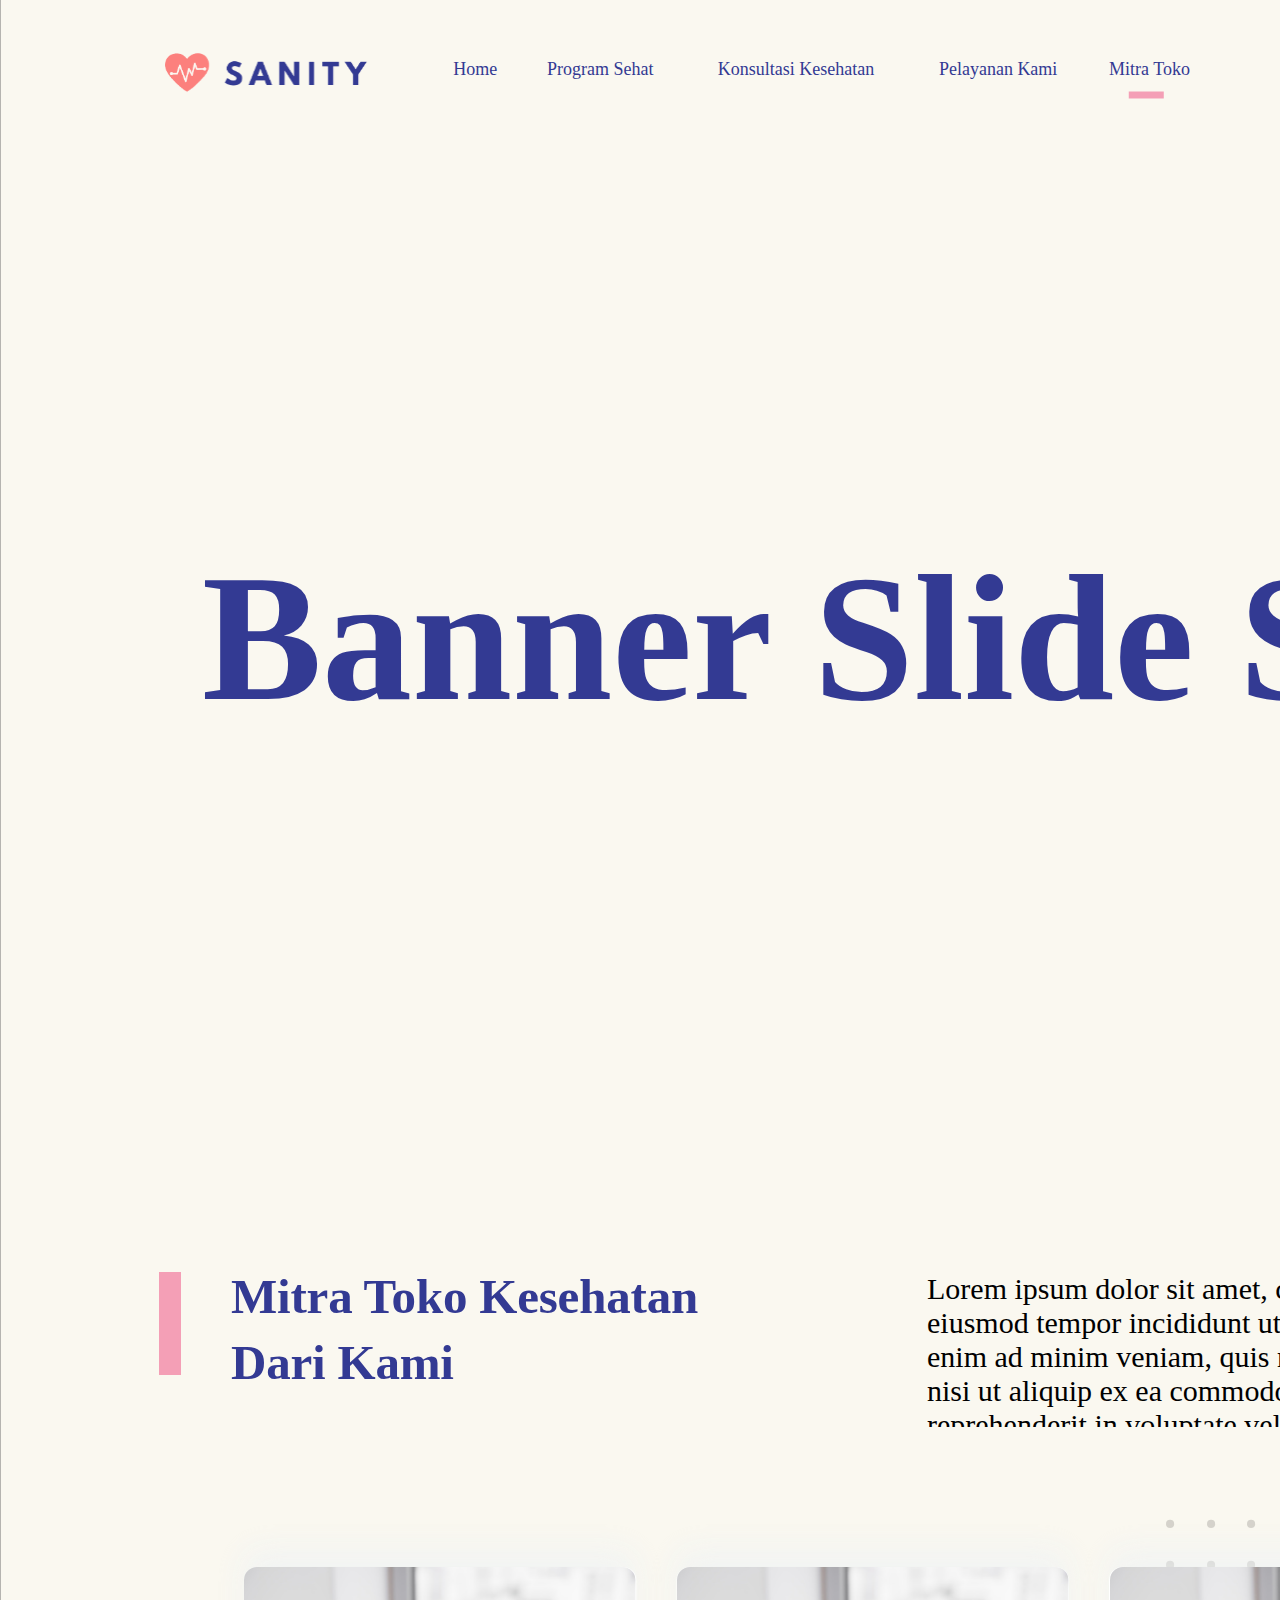
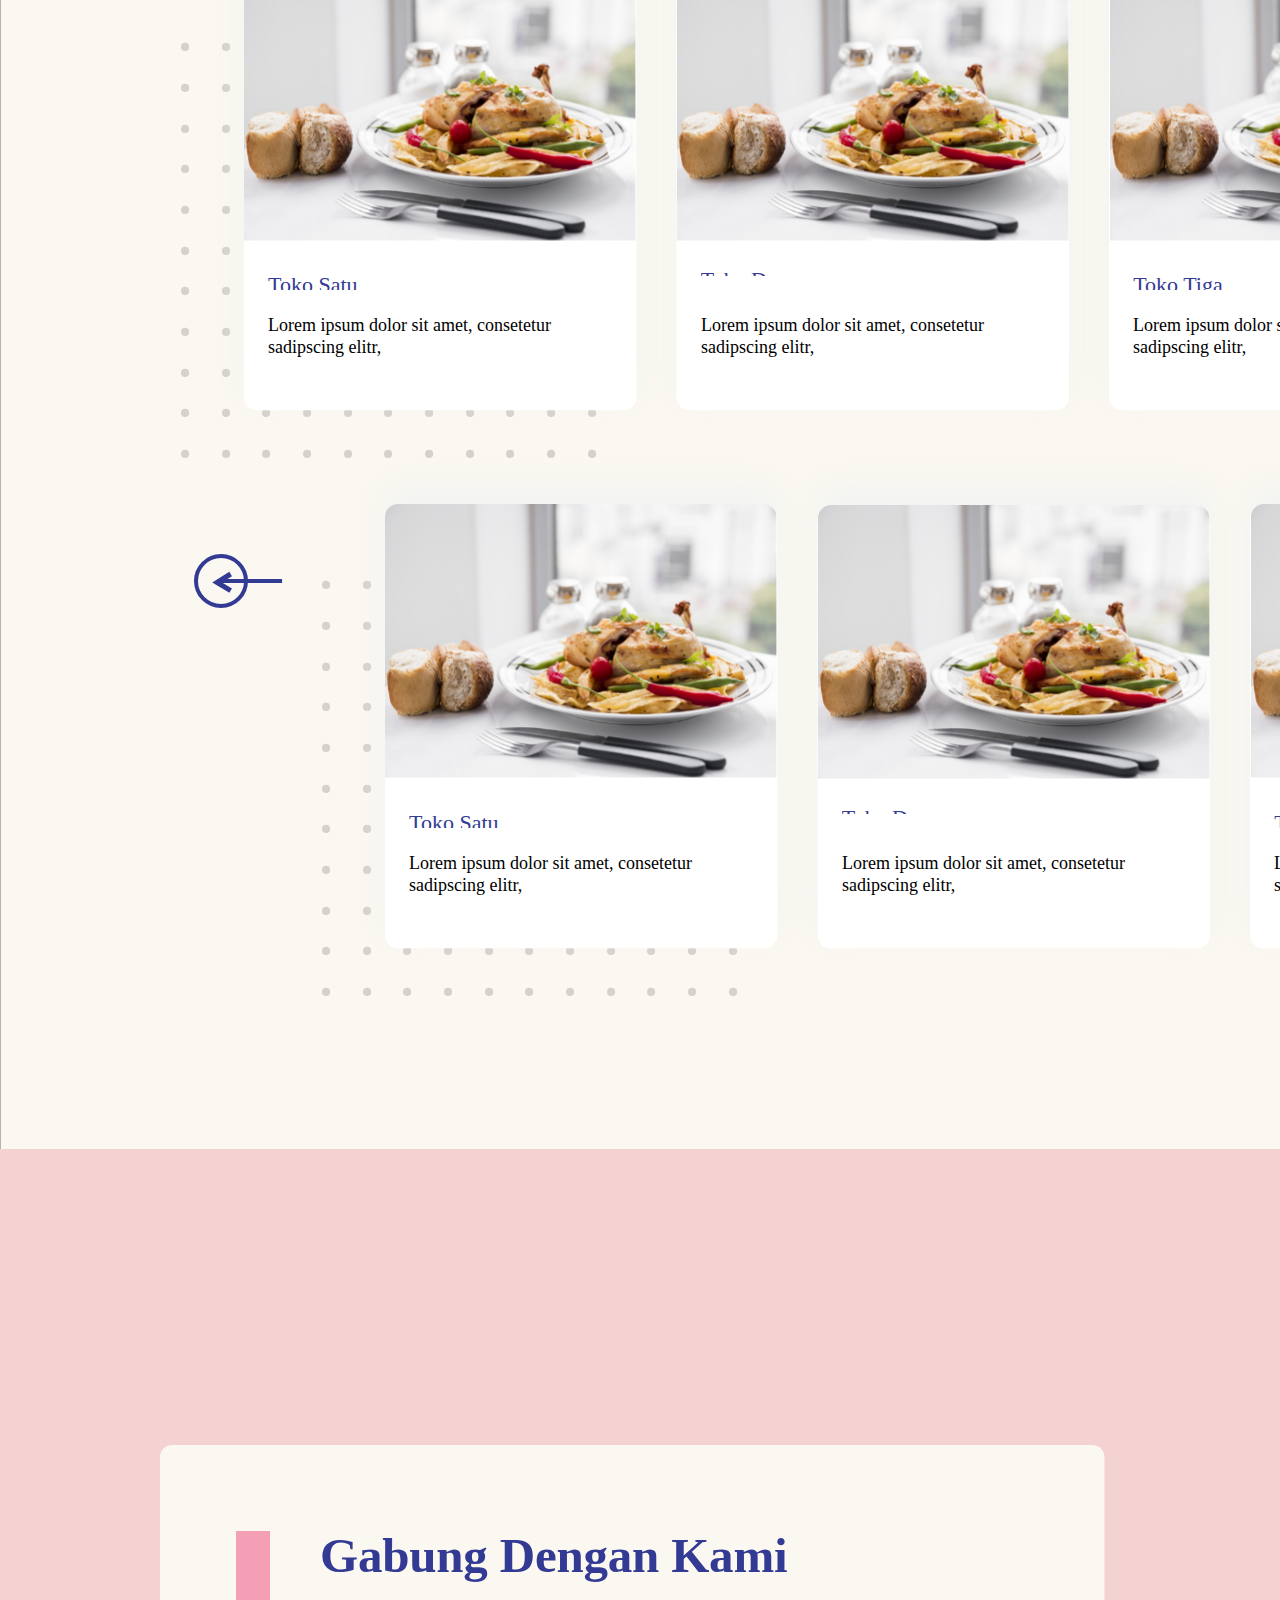
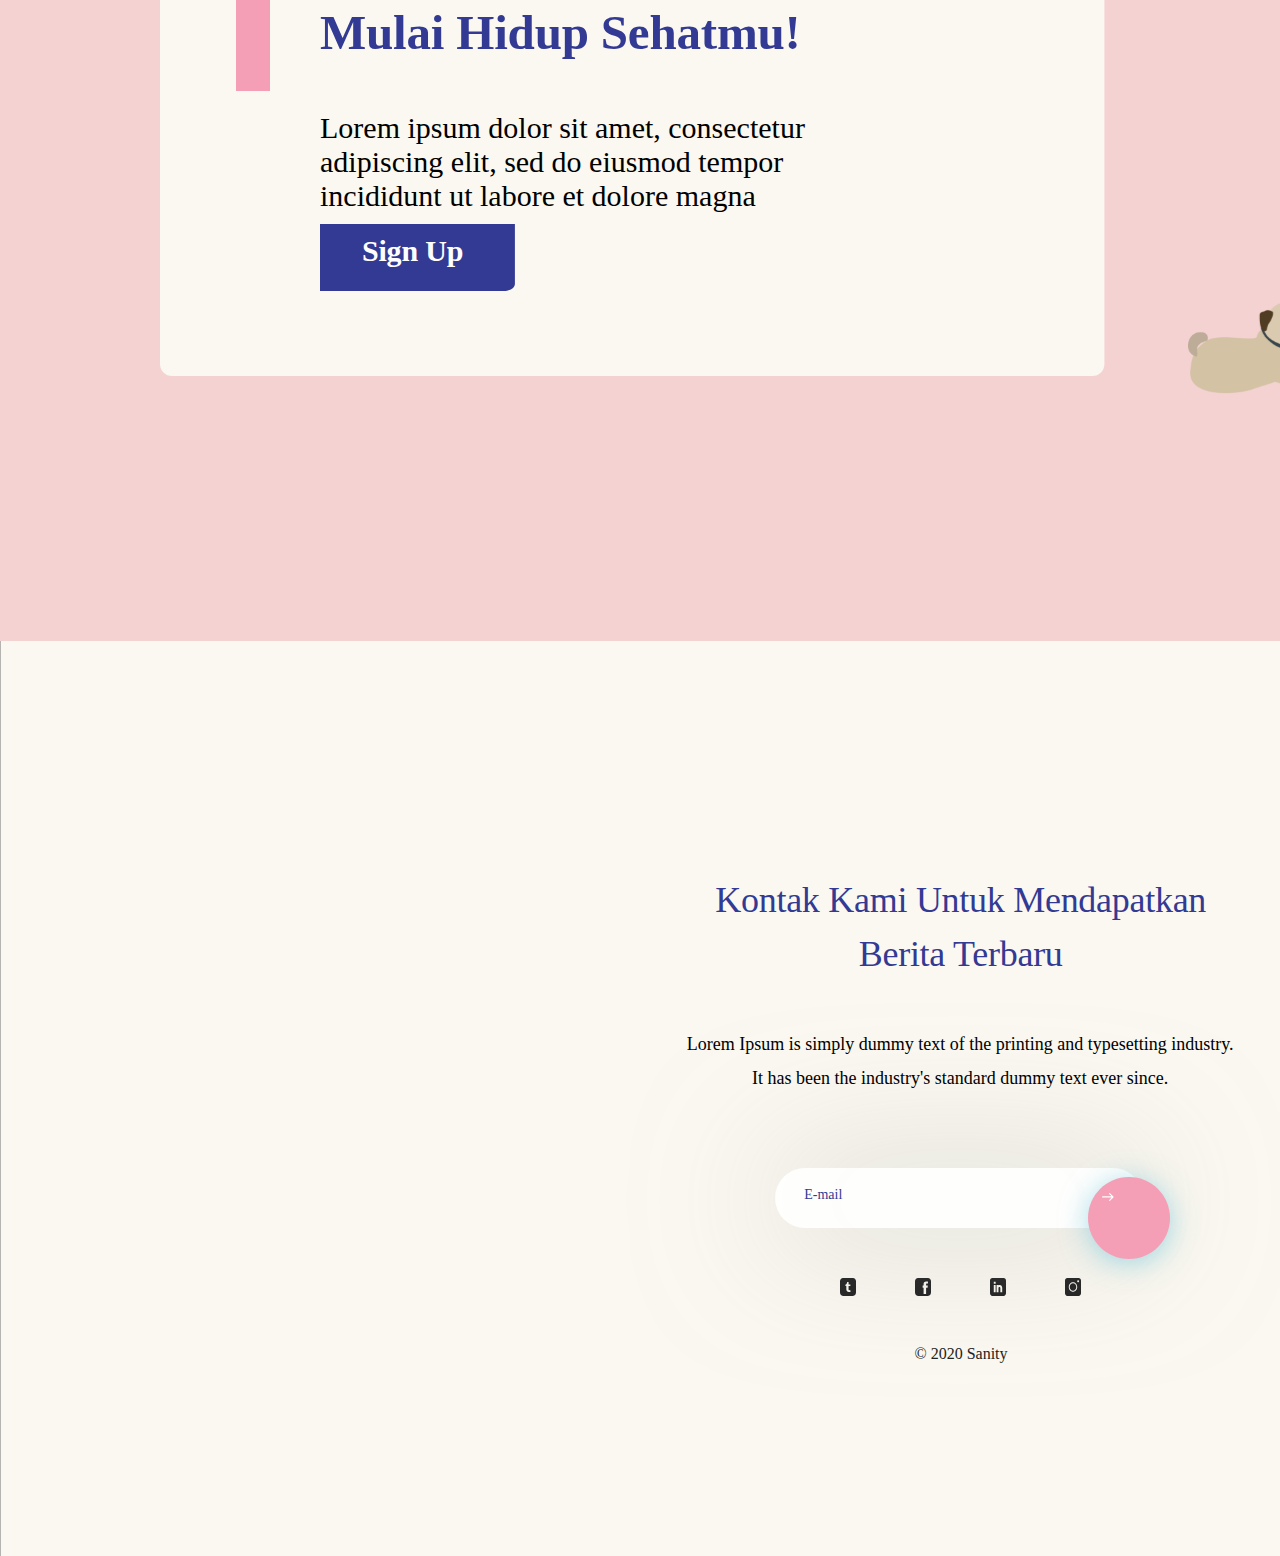
<file: Mitra_Toko__No_Login_.html>
<!DOCTYPE html>
<html>
<head>
<meta charset="utf-8"/>
<meta http-equiv="X-UA-Compatible" content="IE=edge"/>
<meta name="viewport" content="width=device-width, initial-scale=1.0">
<title>Mitra Toko (No Login)</title>
<style id="applicationStylesheet" type="text/css">
	.mediaViewInfo {
		--web-view-name: Mitra Toko (No Login);
		--web-view-id: Mitra_Toko__No_Login_;
		--web-scale-on-resize: true;
		--web-enable-deep-linking: true;
	}
	:root {
		--web-view-ids: Mitra_Toko__No_Login_;
	}
	* {
		margin: 0;
		padding: 0;
		box-sizing: border-box;
		border: none;
	}
	#Mitra_Toko__No_Login_ {
		position: absolute;
		width: 1920px;
		height: 4756px;
		background-color: rgba(255,255,255,1);
		overflow: hidden;
		--web-view-name: Mitra Toko (No Login);
		--web-view-id: Mitra_Toko__No_Login_;
		--web-scale-on-resize: true;
		--web-enable-deep-linking: true;
	}
	#Group_90 {
		position: absolute;
		width: 1920px;
		height: 6906px;
		left: 0px;
		top: -83px;
		overflow: visible;
	}
	.Rectangle_102 {
		position: absolute;
		overflow: visible;
		width: 1920px;
		height: 6906px;
		left: 0px;
		top: 0px;
	}
	#Banner_Slide_Show {
		position: absolute;
		left: 202px;
		top: 618px;
		overflow: visible;
		width: 1517px;
		white-space: nowrap;
		text-align: left;
		font-family: Segoe UI;
		font-style: normal;
		font-weight: bold;
		font-size: 180px;
		color: rgba(51,58,147,1);
	}
	#Group_99 {
		position: absolute;
		width: 1472.272px;
		height: 88px;
		left: 447.728px;
		top: 29px;
		overflow: visible;
	}
	#Group_97 {
		position: absolute;
		width: 748.272px;
		height: 38.5px;
		left: 0px;
		top: 31px;
		overflow: visible;
	}
	#Header__19 {
		position: absolute;
		width: 748.272px;
		height: 25px;
		left: 0px;
		top: 0px;
		overflow: visible;
	}
	#Menu_Four {
		position: absolute;
		left: 475.93px;
		top: 0px;
		overflow: visible;
		width: 149px;
		white-space: nowrap;
		line-height: 19px;
		margin-top: -0.5px;
		text-align: center;
		font-family: Poppins;
		font-style: normal;
		font-weight: normal;
		font-size: 18px;
		color: rgba(51,58,147,1);
	}
	#Menu_Three {
		position: absolute;
		left: 654.272px;
		top: 0px;
		overflow: visible;
		width: 95px;
		white-space: nowrap;
		line-height: 19px;
		margin-top: -0.5px;
		text-align: center;
		font-family: Poppins;
		font-style: normal;
		font-weight: normal;
		font-size: 18px;
		color: rgba(51,58,147,1);
	}
	#Menu_Two {
		position: absolute;
		left: 249.885px;
		top: 0px;
		overflow: visible;
		width: 197px;
		white-space: nowrap;
		line-height: 19px;
		margin-top: -0.5px;
		text-align: center;
		font-family: Poppins;
		font-style: normal;
		font-weight: normal;
		font-size: 18px;
		color: rgba(51,58,147,1);
	}
	#Menu_One {
		position: absolute;
		left: 84px;
		top: 0px;
		overflow: visible;
		width: 137px;
		white-space: nowrap;
		line-height: 19px;
		margin-top: -0.5px;
		text-align: center;
		font-family: Poppins;
		font-style: normal;
		font-weight: normal;
		font-size: 18px;
		color: rgba(51,58,147,1);
	}
	#Menu_One_ft {
		position: absolute;
		left: 0px;
		top: 0px;
		overflow: visible;
		width: 55px;
		white-space: nowrap;
		line-height: 19px;
		margin-top: -0.5px;
		text-align: center;
		font-family: Poppins;
		font-style: normal;
		font-weight: normal;
		font-size: 18px;
		color: rgba(51,58,147,1);
	}
	.Rectangle_104 {
		width: 7px;
		height: 35px;
		position: absolute;
		overflow: visible;
		transform: translate(-447.728px, -60px) matrix(1,0,0,1,1142.5,77.5) rotate(90deg);
		transform-origin: center;
	}
	#Group_89 {
		position: absolute;
		width: 360px;
		height: 88px;
		left: 1112.272px;
		top: 0px;
		overflow: visible;
	}
	.Rectangle_5 {
		width: 360px;
		height: 88px;
		position: absolute;
		overflow: visible;
		transform: translate(13px, -903px) matrix(1,0,0,1,-13,903) rotate(180deg);
		transform-origin: center;
	}
	#Login {
		position: absolute;
		left: 173px;
		top: 22px;
		overflow: visible;
		width: 83px;
		white-space: nowrap;
		line-height: 37px;
		margin-top: -3px;
		text-align: center;
		font-family: Poppins;
		font-style: normal;
		font-weight: normal;
		font-size: 31px;
		color: rgba(255,255,255,1);
	}
	#person {
		position: absolute;
		width: 50px;
		height: 50px;
		left: 93px;
		top: 19px;
		overflow: visible;
	}
	#LOGO {
		position: absolute;
		width: 217.059px;
		height: 45px;
		left: 157px;
		top: 50px;
		overflow: visible;
	}
	#Group_101 {
		position: absolute;
		width: 1563px;
		height: 155px;
		left: 159px;
		top: 1272px;
		overflow: visible;
	}
	#Mitra_Toko_Kesehatan_Dari_Kami {
		position: absolute;
		left: 72px;
		top: 0px;
		overflow: visible;
		width: 525px;
		white-space: nowrap;
		line-height: 66px;
		margin-top: -8.5px;
		text-align: left;
		font-family: Poppins;
		font-style: normal;
		font-weight: bold;
		font-size: 49px;
		color: rgba(51,58,147,1);
		letter-spacing: -0.2px;
	}
	.Rectangle_9 {
		position: absolute;
		overflow: visible;
		width: 22px;
		height: 103px;
		left: 0px;
		top: 0px;
	}
	#Lorem_ipsum_dolor_sit_amet__co {
		position: absolute;
		left: 768px;
		top: 0px;
		overflow: hidden;
		width: 796px;
		height: 155px;
		text-align: left;
		font-family: Segoe UI;
		font-style: normal;
		font-weight: normal;
		font-size: 30px;
		color: rgba(0,0,0,1);
	}
	#Group_84 {
		position: absolute;
		width: 1537.854px;
		height: 538px;
		left: 181px;
		top: 1520px;
		overflow: visible;
	}
	#Group_2097 {
		opacity: 0.18;
		transform: translate(-277.547px, -2347px) matrix(1,0,0,1,277.547,2470.0005) rotate(-90deg);
		transform-origin: center;
		position: absolute;
		width: 415px;
		height: 415px;
		left: 0px;
		top: 0px;
		overflow: visible;
	}
	.Ellipse_4 {
		position: absolute;
		overflow: visible;
		width: 8.137px;
		height: 8.137px;
		left: 0px;
		top: 406.862px;
	}
	.Ellipse_5 {
		position: absolute;
		overflow: visible;
		width: 8.137px;
		height: 8.137px;
		left: 0px;
		top: 366.176px;
	}
	.Ellipse_6 {
		position: absolute;
		overflow: visible;
		width: 8.137px;
		height: 8.137px;
		left: 0px;
		top: 325.49px;
	}
	.Ellipse_7 {
		position: absolute;
		overflow: visible;
		width: 8.137px;
		height: 8.137px;
		left: 0px;
		top: 284.804px;
	}
	.Ellipse_8 {
		position: absolute;
		overflow: visible;
		width: 8.137px;
		height: 8.137px;
		left: 0px;
		top: 244.117px;
	}
	.Ellipse_9 {
		position: absolute;
		overflow: visible;
		width: 8.137px;
		height: 8.137px;
		left: 0px;
		top: 203.431px;
	}
	.Ellipse_10 {
		position: absolute;
		overflow: visible;
		width: 8.137px;
		height: 8.137px;
		left: 0px;
		top: 162.745px;
	}
	.Ellipse_11 {
		position: absolute;
		overflow: visible;
		width: 8.137px;
		height: 8.137px;
		left: 0px;
		top: 122.059px;
	}
	.Ellipse_12 {
		position: absolute;
		overflow: visible;
		width: 8.137px;
		height: 8.137px;
		left: 0px;
		top: 81.372px;
	}
	.Ellipse_13 {
		position: absolute;
		overflow: visible;
		width: 8.137px;
		height: 8.137px;
		left: 0px;
		top: 40.686px;
	}
	.Ellipse_14 {
		position: absolute;
		overflow: visible;
		width: 8.137px;
		height: 8.137px;
		left: 0px;
		top: 0px;
	}
	.Ellipse_15 {
		position: absolute;
		overflow: visible;
		width: 8.137px;
		height: 8.137px;
		left: 40.686px;
		top: 406.862px;
	}
	.Ellipse_16 {
		position: absolute;
		overflow: visible;
		width: 8.137px;
		height: 8.137px;
		left: 40.686px;
		top: 366.176px;
	}
	.Ellipse_17 {
		position: absolute;
		overflow: visible;
		width: 8.137px;
		height: 8.137px;
		left: 40.686px;
		top: 325.49px;
	}
	.Ellipse_18 {
		position: absolute;
		overflow: visible;
		width: 8.137px;
		height: 8.137px;
		left: 40.686px;
		top: 284.804px;
	}
	.Ellipse_19 {
		position: absolute;
		overflow: visible;
		width: 8.137px;
		height: 8.137px;
		left: 40.686px;
		top: 244.117px;
	}
	.Ellipse_20 {
		position: absolute;
		overflow: visible;
		width: 8.137px;
		height: 8.137px;
		left: 40.686px;
		top: 203.431px;
	}
	.Ellipse_21 {
		position: absolute;
		overflow: visible;
		width: 8.137px;
		height: 8.137px;
		left: 40.686px;
		top: 162.745px;
	}
	.Ellipse_22 {
		position: absolute;
		overflow: visible;
		width: 8.137px;
		height: 8.137px;
		left: 40.686px;
		top: 122.059px;
	}
	.Ellipse_23 {
		position: absolute;
		overflow: visible;
		width: 8.137px;
		height: 8.137px;
		left: 40.686px;
		top: 81.372px;
	}
	.Ellipse_24 {
		position: absolute;
		overflow: visible;
		width: 8.137px;
		height: 8.137px;
		left: 40.686px;
		top: 40.686px;
	}
	.Ellipse_25 {
		position: absolute;
		overflow: visible;
		width: 8.137px;
		height: 8.137px;
		left: 40.686px;
		top: 0px;
	}
	.Ellipse_26 {
		position: absolute;
		overflow: visible;
		width: 8.137px;
		height: 8.137px;
		left: 81.372px;
		top: 406.862px;
	}
	.Ellipse_27 {
		position: absolute;
		overflow: visible;
		width: 8.137px;
		height: 8.137px;
		left: 81.372px;
		top: 366.176px;
	}
	.Ellipse_28 {
		position: absolute;
		overflow: visible;
		width: 8.137px;
		height: 8.137px;
		left: 81.372px;
		top: 325.49px;
	}
	.Ellipse_29 {
		position: absolute;
		overflow: visible;
		width: 8.137px;
		height: 8.137px;
		left: 81.372px;
		top: 284.804px;
	}
	.Ellipse_30 {
		position: absolute;
		overflow: visible;
		width: 8.137px;
		height: 8.137px;
		left: 81.372px;
		top: 244.117px;
	}
	.Ellipse_31 {
		position: absolute;
		overflow: visible;
		width: 8.137px;
		height: 8.137px;
		left: 81.372px;
		top: 203.431px;
	}
	.Ellipse_32 {
		position: absolute;
		overflow: visible;
		width: 8.137px;
		height: 8.137px;
		left: 81.372px;
		top: 162.745px;
	}
	.Ellipse_33 {
		position: absolute;
		overflow: visible;
		width: 8.137px;
		height: 8.137px;
		left: 81.372px;
		top: 122.059px;
	}
	.Ellipse_34 {
		position: absolute;
		overflow: visible;
		width: 8.137px;
		height: 8.137px;
		left: 81.373px;
		top: 81.372px;
	}
	.Ellipse_35 {
		position: absolute;
		overflow: visible;
		width: 8.137px;
		height: 8.137px;
		left: 81.373px;
		top: 40.686px;
	}
	.Ellipse_36 {
		position: absolute;
		overflow: visible;
		width: 8.137px;
		height: 8.137px;
		left: 81.373px;
		top: 0px;
	}
	.Ellipse_37 {
		position: absolute;
		overflow: visible;
		width: 8.137px;
		height: 8.137px;
		left: 122.059px;
		top: 406.862px;
	}
	.Ellipse_38 {
		position: absolute;
		overflow: visible;
		width: 8.137px;
		height: 8.137px;
		left: 122.059px;
		top: 366.176px;
	}
	.Ellipse_39 {
		position: absolute;
		overflow: visible;
		width: 8.137px;
		height: 8.137px;
		left: 122.059px;
		top: 325.49px;
	}
	.Ellipse_40 {
		position: absolute;
		overflow: visible;
		width: 8.137px;
		height: 8.137px;
		left: 122.059px;
		top: 284.804px;
	}
	.Ellipse_41 {
		position: absolute;
		overflow: visible;
		width: 8.137px;
		height: 8.137px;
		left: 122.059px;
		top: 244.117px;
	}
	.Ellipse_42 {
		position: absolute;
		overflow: visible;
		width: 8.137px;
		height: 8.137px;
		left: 122.059px;
		top: 203.431px;
	}
	.Ellipse_43 {
		position: absolute;
		overflow: visible;
		width: 8.137px;
		height: 8.137px;
		left: 122.059px;
		top: 162.745px;
	}
	.Ellipse_44 {
		position: absolute;
		overflow: visible;
		width: 8.137px;
		height: 8.137px;
		left: 122.059px;
		top: 122.059px;
	}
	.Ellipse_45 {
		position: absolute;
		overflow: visible;
		width: 8.137px;
		height: 8.137px;
		left: 122.059px;
		top: 81.372px;
	}
	.Ellipse_46 {
		position: absolute;
		overflow: visible;
		width: 8.137px;
		height: 8.137px;
		left: 122.059px;
		top: 40.686px;
	}
	.Ellipse_47 {
		position: absolute;
		overflow: visible;
		width: 8.137px;
		height: 8.137px;
		left: 122.059px;
		top: 0px;
	}
	.Ellipse_48 {
		position: absolute;
		overflow: visible;
		width: 8.137px;
		height: 8.137px;
		left: 162.745px;
		top: 406.862px;
	}
	.Ellipse_49 {
		position: absolute;
		overflow: visible;
		width: 8.137px;
		height: 8.137px;
		left: 162.745px;
		top: 366.176px;
	}
	.Ellipse_50 {
		position: absolute;
		overflow: visible;
		width: 8.137px;
		height: 8.137px;
		left: 162.745px;
		top: 325.49px;
	}
	.Ellipse_51 {
		position: absolute;
		overflow: visible;
		width: 8.137px;
		height: 8.137px;
		left: 162.745px;
		top: 284.804px;
	}
	.Ellipse_52 {
		position: absolute;
		overflow: visible;
		width: 8.137px;
		height: 8.137px;
		left: 162.745px;
		top: 244.117px;
	}
	.Ellipse_53 {
		position: absolute;
		overflow: visible;
		width: 8.137px;
		height: 8.137px;
		left: 162.745px;
		top: 203.431px;
	}
	.Ellipse_54 {
		position: absolute;
		overflow: visible;
		width: 8.137px;
		height: 8.137px;
		left: 162.745px;
		top: 162.745px;
	}
	.Ellipse_55 {
		position: absolute;
		overflow: visible;
		width: 8.137px;
		height: 8.137px;
		left: 162.745px;
		top: 122.059px;
	}
	.Ellipse_56 {
		position: absolute;
		overflow: visible;
		width: 8.137px;
		height: 8.137px;
		left: 162.745px;
		top: 81.372px;
	}
	.Ellipse_57 {
		position: absolute;
		overflow: visible;
		width: 8.137px;
		height: 8.137px;
		left: 162.745px;
		top: 40.686px;
	}
	.Ellipse_58 {
		position: absolute;
		overflow: visible;
		width: 8.137px;
		height: 8.137px;
		left: 162.745px;
		top: 0px;
	}
	.Ellipse_59 {
		position: absolute;
		overflow: visible;
		width: 8.137px;
		height: 8.137px;
		left: 203.431px;
		top: 406.862px;
	}
	.Ellipse_60 {
		position: absolute;
		overflow: visible;
		width: 8.137px;
		height: 8.137px;
		left: 203.431px;
		top: 366.176px;
	}
	.Ellipse_61 {
		position: absolute;
		overflow: visible;
		width: 8.137px;
		height: 8.137px;
		left: 203.431px;
		top: 325.49px;
	}
	.Ellipse_62 {
		position: absolute;
		overflow: visible;
		width: 8.137px;
		height: 8.137px;
		left: 203.431px;
		top: 284.804px;
	}
	.Ellipse_63 {
		position: absolute;
		overflow: visible;
		width: 8.137px;
		height: 8.137px;
		left: 203.431px;
		top: 244.117px;
	}
	.Ellipse_64 {
		position: absolute;
		overflow: visible;
		width: 8.137px;
		height: 8.137px;
		left: 203.431px;
		top: 203.431px;
	}
	.Ellipse_65 {
		position: absolute;
		overflow: visible;
		width: 8.137px;
		height: 8.137px;
		left: 203.431px;
		top: 162.745px;
	}
	.Ellipse_66 {
		position: absolute;
		overflow: visible;
		width: 8.137px;
		height: 8.137px;
		left: 203.431px;
		top: 122.059px;
	}
	.Ellipse_67 {
		position: absolute;
		overflow: visible;
		width: 8.137px;
		height: 8.137px;
		left: 203.431px;
		top: 81.372px;
	}
	.Ellipse_68 {
		position: absolute;
		overflow: visible;
		width: 8.137px;
		height: 8.137px;
		left: 203.431px;
		top: 40.686px;
	}
	.Ellipse_69 {
		position: absolute;
		overflow: visible;
		width: 8.137px;
		height: 8.137px;
		left: 203.431px;
		top: 0px;
	}
	.Ellipse_70 {
		position: absolute;
		overflow: visible;
		width: 8.137px;
		height: 8.137px;
		left: 244.117px;
		top: 406.862px;
	}
	.Ellipse_71 {
		position: absolute;
		overflow: visible;
		width: 8.137px;
		height: 8.137px;
		left: 244.117px;
		top: 366.176px;
	}
	.Ellipse_72 {
		position: absolute;
		overflow: visible;
		width: 8.137px;
		height: 8.137px;
		left: 244.117px;
		top: 325.49px;
	}
	.Ellipse_73 {
		position: absolute;
		overflow: visible;
		width: 8.137px;
		height: 8.137px;
		left: 244.117px;
		top: 284.804px;
	}
	.Ellipse_74 {
		position: absolute;
		overflow: visible;
		width: 8.137px;
		height: 8.137px;
		left: 244.117px;
		top: 244.117px;
	}
	.Ellipse_75 {
		position: absolute;
		overflow: visible;
		width: 8.137px;
		height: 8.137px;
		left: 244.117px;
		top: 203.431px;
	}
	.Ellipse_76 {
		position: absolute;
		overflow: visible;
		width: 8.137px;
		height: 8.137px;
		left: 244.117px;
		top: 162.745px;
	}
	.Ellipse_77 {
		position: absolute;
		overflow: visible;
		width: 8.137px;
		height: 8.137px;
		left: 244.117px;
		top: 122.059px;
	}
	.Ellipse_78 {
		position: absolute;
		overflow: visible;
		width: 8.137px;
		height: 8.137px;
		left: 244.117px;
		top: 81.372px;
	}
	.Ellipse_79 {
		position: absolute;
		overflow: visible;
		width: 8.137px;
		height: 8.137px;
		left: 244.117px;
		top: 40.686px;
	}
	.Ellipse_80 {
		position: absolute;
		overflow: visible;
		width: 8.137px;
		height: 8.137px;
		left: 244.117px;
		top: 0px;
	}
	.Ellipse_81 {
		position: absolute;
		overflow: visible;
		width: 8.137px;
		height: 8.137px;
		left: 284.804px;
		top: 406.862px;
	}
	.Ellipse_82 {
		position: absolute;
		overflow: visible;
		width: 8.137px;
		height: 8.137px;
		left: 284.804px;
		top: 366.176px;
	}
	.Ellipse_83 {
		position: absolute;
		overflow: visible;
		width: 8.137px;
		height: 8.137px;
		left: 284.804px;
		top: 325.49px;
	}
	.Ellipse_84 {
		position: absolute;
		overflow: visible;
		width: 8.137px;
		height: 8.137px;
		left: 284.804px;
		top: 284.804px;
	}
	.Ellipse_85 {
		position: absolute;
		overflow: visible;
		width: 8.137px;
		height: 8.137px;
		left: 284.804px;
		top: 244.117px;
	}
	.Ellipse_86 {
		position: absolute;
		overflow: visible;
		width: 8.137px;
		height: 8.137px;
		left: 284.804px;
		top: 203.431px;
	}
	.Ellipse_87 {
		position: absolute;
		overflow: visible;
		width: 8.137px;
		height: 8.137px;
		left: 284.804px;
		top: 162.745px;
	}
	.Ellipse_88 {
		position: absolute;
		overflow: visible;
		width: 8.137px;
		height: 8.137px;
		left: 284.804px;
		top: 122.059px;
	}
	.Ellipse_89 {
		position: absolute;
		overflow: visible;
		width: 8.137px;
		height: 8.137px;
		left: 284.804px;
		top: 81.372px;
	}
	.Ellipse_90 {
		position: absolute;
		overflow: visible;
		width: 8.137px;
		height: 8.137px;
		left: 284.804px;
		top: 40.686px;
	}
	.Ellipse_91 {
		position: absolute;
		overflow: visible;
		width: 8.137px;
		height: 8.137px;
		left: 284.804px;
		top: 0px;
	}
	.Ellipse_92 {
		position: absolute;
		overflow: visible;
		width: 8.137px;
		height: 8.137px;
		left: 325.49px;
		top: 406.862px;
	}
	.Ellipse_93 {
		position: absolute;
		overflow: visible;
		width: 8.137px;
		height: 8.137px;
		left: 325.49px;
		top: 366.176px;
	}
	.Ellipse_94 {
		position: absolute;
		overflow: visible;
		width: 8.137px;
		height: 8.137px;
		left: 325.49px;
		top: 325.49px;
	}
	.Ellipse_95 {
		position: absolute;
		overflow: visible;
		width: 8.137px;
		height: 8.137px;
		left: 325.49px;
		top: 284.804px;
	}
	.Ellipse_96 {
		position: absolute;
		overflow: visible;
		width: 8.137px;
		height: 8.137px;
		left: 325.49px;
		top: 244.117px;
	}
	.Ellipse_97 {
		position: absolute;
		overflow: visible;
		width: 8.137px;
		height: 8.137px;
		left: 325.49px;
		top: 203.431px;
	}
	.Ellipse_98 {
		position: absolute;
		overflow: visible;
		width: 8.137px;
		height: 8.137px;
		left: 325.49px;
		top: 162.745px;
	}
	.Ellipse_99 {
		position: absolute;
		overflow: visible;
		width: 8.137px;
		height: 8.137px;
		left: 325.49px;
		top: 122.059px;
	}
	.Ellipse_100 {
		position: absolute;
		overflow: visible;
		width: 8.137px;
		height: 8.137px;
		left: 325.49px;
		top: 81.372px;
	}
	.Ellipse_101 {
		position: absolute;
		overflow: visible;
		width: 8.137px;
		height: 8.137px;
		left: 325.49px;
		top: 40.686px;
	}
	.Ellipse_102 {
		position: absolute;
		overflow: visible;
		width: 8.137px;
		height: 8.137px;
		left: 325.49px;
		top: 0px;
	}
	.Ellipse_103 {
		position: absolute;
		overflow: visible;
		width: 8.137px;
		height: 8.137px;
		left: 366.176px;
		top: 406.862px;
	}
	.Ellipse_104 {
		position: absolute;
		overflow: visible;
		width: 8.137px;
		height: 8.137px;
		left: 366.176px;
		top: 366.176px;
	}
	.Ellipse_105 {
		position: absolute;
		overflow: visible;
		width: 8.137px;
		height: 8.137px;
		left: 366.176px;
		top: 325.49px;
	}
	.Ellipse_106 {
		position: absolute;
		overflow: visible;
		width: 8.137px;
		height: 8.137px;
		left: 366.176px;
		top: 284.804px;
	}
	.Ellipse_107 {
		position: absolute;
		overflow: visible;
		width: 8.137px;
		height: 8.137px;
		left: 366.176px;
		top: 244.117px;
	}
	.Ellipse_108 {
		position: absolute;
		overflow: visible;
		width: 8.137px;
		height: 8.137px;
		left: 366.176px;
		top: 203.431px;
	}
	.Ellipse_109 {
		position: absolute;
		overflow: visible;
		width: 8.137px;
		height: 8.137px;
		left: 366.176px;
		top: 162.745px;
	}
	.Ellipse_110 {
		position: absolute;
		overflow: visible;
		width: 8.137px;
		height: 8.137px;
		left: 366.176px;
		top: 122.059px;
	}
	.Ellipse_111 {
		position: absolute;
		overflow: visible;
		width: 8.137px;
		height: 8.137px;
		left: 366.176px;
		top: 81.372px;
	}
	.Ellipse_112 {
		position: absolute;
		overflow: visible;
		width: 8.137px;
		height: 8.137px;
		left: 366.176px;
		top: 40.686px;
	}
	.Ellipse_113 {
		position: absolute;
		overflow: visible;
		width: 8.137px;
		height: 8.137px;
		left: 366.176px;
		top: 0px;
	}
	.Ellipse_114 {
		position: absolute;
		overflow: visible;
		width: 8.137px;
		height: 8.137px;
		left: 406.862px;
		top: 406.862px;
	}
	.Ellipse_115 {
		position: absolute;
		overflow: visible;
		width: 8.137px;
		height: 8.137px;
		left: 406.862px;
		top: 366.176px;
	}
	.Ellipse_116 {
		position: absolute;
		overflow: visible;
		width: 8.137px;
		height: 8.137px;
		left: 406.862px;
		top: 325.49px;
	}
	.Ellipse_117 {
		position: absolute;
		overflow: visible;
		width: 8.137px;
		height: 8.137px;
		left: 406.862px;
		top: 284.804px;
	}
	.Ellipse_118 {
		position: absolute;
		overflow: visible;
		width: 8.137px;
		height: 8.137px;
		left: 406.862px;
		top: 244.117px;
	}
	.Ellipse_119 {
		position: absolute;
		overflow: visible;
		width: 8.137px;
		height: 8.137px;
		left: 406.862px;
		top: 203.431px;
	}
	.Ellipse_120 {
		position: absolute;
		overflow: visible;
		width: 8.137px;
		height: 8.137px;
		left: 406.862px;
		top: 162.745px;
	}
	.Ellipse_121 {
		position: absolute;
		overflow: visible;
		width: 8.137px;
		height: 8.137px;
		left: 406.862px;
		top: 122.059px;
	}
	.Ellipse_122 {
		position: absolute;
		overflow: visible;
		width: 8.137px;
		height: 8.137px;
		left: 406.862px;
		top: 81.372px;
	}
	.Ellipse_123 {
		position: absolute;
		overflow: visible;
		width: 8.137px;
		height: 8.137px;
		left: 406.862px;
		top: 40.686px;
	}
	.Ellipse_124 {
		position: absolute;
		overflow: visible;
		width: 8.137px;
		height: 8.137px;
		left: 406.862px;
		top: 0px;
	}
	#Group_2103 {
		opacity: 0.18;
		transform: translate(-277.547px, -2347px) matrix(1,0,0,1,1262.5467,2347.0005) rotate(-90deg);
		transform-origin: center;
		position: absolute;
		width: 415px;
		height: 415px;
		left: 0px;
		top: 0px;
		overflow: visible;
	}
	.Ellipse_4_fk {
		position: absolute;
		overflow: visible;
		width: 8.137px;
		height: 8.137px;
		left: 0px;
		top: 406.862px;
	}
	.Ellipse_5_fl {
		position: absolute;
		overflow: visible;
		width: 8.137px;
		height: 8.137px;
		left: 0px;
		top: 366.176px;
	}
	.Ellipse_6_fm {
		position: absolute;
		overflow: visible;
		width: 8.137px;
		height: 8.137px;
		left: 0px;
		top: 325.49px;
	}
	.Ellipse_7_fn {
		position: absolute;
		overflow: visible;
		width: 8.137px;
		height: 8.137px;
		left: 0px;
		top: 284.804px;
	}
	.Ellipse_8_fo {
		position: absolute;
		overflow: visible;
		width: 8.137px;
		height: 8.137px;
		left: 0px;
		top: 244.117px;
	}
	.Ellipse_9_fp {
		position: absolute;
		overflow: visible;
		width: 8.137px;
		height: 8.137px;
		left: 0px;
		top: 203.431px;
	}
	.Ellipse_10_fq {
		position: absolute;
		overflow: visible;
		width: 8.137px;
		height: 8.137px;
		left: 0px;
		top: 162.745px;
	}
	.Ellipse_11_fr {
		position: absolute;
		overflow: visible;
		width: 8.137px;
		height: 8.137px;
		left: 0px;
		top: 122.059px;
	}
	.Ellipse_12_fs {
		position: absolute;
		overflow: visible;
		width: 8.137px;
		height: 8.137px;
		left: 0px;
		top: 81.372px;
	}
	.Ellipse_13_ft {
		position: absolute;
		overflow: visible;
		width: 8.137px;
		height: 8.137px;
		left: 0px;
		top: 40.686px;
	}
	.Ellipse_14_fu {
		position: absolute;
		overflow: visible;
		width: 8.137px;
		height: 8.137px;
		left: 0px;
		top: 0px;
	}
	.Ellipse_15_fv {
		position: absolute;
		overflow: visible;
		width: 8.137px;
		height: 8.137px;
		left: 40.686px;
		top: 406.862px;
	}
	.Ellipse_16_fw {
		position: absolute;
		overflow: visible;
		width: 8.137px;
		height: 8.137px;
		left: 40.686px;
		top: 366.176px;
	}
	.Ellipse_17_fx {
		position: absolute;
		overflow: visible;
		width: 8.137px;
		height: 8.137px;
		left: 40.686px;
		top: 325.49px;
	}
	.Ellipse_18_fy {
		position: absolute;
		overflow: visible;
		width: 8.137px;
		height: 8.137px;
		left: 40.686px;
		top: 284.804px;
	}
	.Ellipse_19_fz {
		position: absolute;
		overflow: visible;
		width: 8.137px;
		height: 8.137px;
		left: 40.686px;
		top: 244.117px;
	}
	.Ellipse_20_f {
		position: absolute;
		overflow: visible;
		width: 8.137px;
		height: 8.137px;
		left: 40.686px;
		top: 203.431px;
	}
	.Ellipse_21_f {
		position: absolute;
		overflow: visible;
		width: 8.137px;
		height: 8.137px;
		left: 40.686px;
		top: 162.745px;
	}
	.Ellipse_22_f {
		position: absolute;
		overflow: visible;
		width: 8.137px;
		height: 8.137px;
		left: 40.686px;
		top: 122.059px;
	}
	.Ellipse_23_f {
		position: absolute;
		overflow: visible;
		width: 8.137px;
		height: 8.137px;
		left: 40.686px;
		top: 81.372px;
	}
	.Ellipse_24_f {
		position: absolute;
		overflow: visible;
		width: 8.137px;
		height: 8.137px;
		left: 40.686px;
		top: 40.686px;
	}
	.Ellipse_25_f {
		position: absolute;
		overflow: visible;
		width: 8.137px;
		height: 8.137px;
		left: 40.686px;
		top: 0px;
	}
	.Ellipse_26_f {
		position: absolute;
		overflow: visible;
		width: 8.137px;
		height: 8.137px;
		left: 81.373px;
		top: 406.862px;
	}
	.Ellipse_27_f {
		position: absolute;
		overflow: visible;
		width: 8.137px;
		height: 8.137px;
		left: 81.373px;
		top: 366.176px;
	}
	.Ellipse_28_f {
		position: absolute;
		overflow: visible;
		width: 8.137px;
		height: 8.137px;
		left: 81.373px;
		top: 325.49px;
	}
	.Ellipse_29_f {
		position: absolute;
		overflow: visible;
		width: 8.137px;
		height: 8.137px;
		left: 81.373px;
		top: 284.804px;
	}
	.Ellipse_30_fa {
		position: absolute;
		overflow: visible;
		width: 8.137px;
		height: 8.137px;
		left: 81.373px;
		top: 244.117px;
	}
	.Ellipse_31_fb {
		position: absolute;
		overflow: visible;
		width: 8.137px;
		height: 8.137px;
		left: 81.373px;
		top: 203.431px;
	}
	.Ellipse_32_fc {
		position: absolute;
		overflow: visible;
		width: 8.137px;
		height: 8.137px;
		left: 81.373px;
		top: 162.745px;
	}
	.Ellipse_33_fd {
		position: absolute;
		overflow: visible;
		width: 8.137px;
		height: 8.137px;
		left: 81.373px;
		top: 122.059px;
	}
	.Ellipse_34_fe {
		position: absolute;
		overflow: visible;
		width: 8.137px;
		height: 8.137px;
		left: 81.373px;
		top: 81.372px;
	}
	.Ellipse_35_ff {
		position: absolute;
		overflow: visible;
		width: 8.137px;
		height: 8.137px;
		left: 81.373px;
		top: 40.686px;
	}
	.Ellipse_36_fg {
		position: absolute;
		overflow: visible;
		width: 8.137px;
		height: 8.137px;
		left: 81.373px;
		top: 0px;
	}
	.Ellipse_37_fh {
		position: absolute;
		overflow: visible;
		width: 8.137px;
		height: 8.137px;
		left: 122.059px;
		top: 406.862px;
	}
	.Ellipse_38_fi {
		position: absolute;
		overflow: visible;
		width: 8.137px;
		height: 8.137px;
		left: 122.059px;
		top: 366.176px;
	}
	.Ellipse_39_fj {
		position: absolute;
		overflow: visible;
		width: 8.137px;
		height: 8.137px;
		left: 122.059px;
		top: 325.49px;
	}
	.Ellipse_40_fk {
		position: absolute;
		overflow: visible;
		width: 8.137px;
		height: 8.137px;
		left: 122.059px;
		top: 284.804px;
	}
	.Ellipse_41_fl {
		position: absolute;
		overflow: visible;
		width: 8.137px;
		height: 8.137px;
		left: 122.059px;
		top: 244.117px;
	}
	.Ellipse_42_fm {
		position: absolute;
		overflow: visible;
		width: 8.137px;
		height: 8.137px;
		left: 122.059px;
		top: 203.431px;
	}
	.Ellipse_43_fn {
		position: absolute;
		overflow: visible;
		width: 8.137px;
		height: 8.137px;
		left: 122.059px;
		top: 162.745px;
	}
	.Ellipse_44_fo {
		position: absolute;
		overflow: visible;
		width: 8.137px;
		height: 8.137px;
		left: 122.059px;
		top: 122.059px;
	}
	.Ellipse_45_fp {
		position: absolute;
		overflow: visible;
		width: 8.137px;
		height: 8.137px;
		left: 122.059px;
		top: 81.372px;
	}
	.Ellipse_46_fq {
		position: absolute;
		overflow: visible;
		width: 8.137px;
		height: 8.137px;
		left: 122.059px;
		top: 40.686px;
	}
	.Ellipse_47_fr {
		position: absolute;
		overflow: visible;
		width: 8.137px;
		height: 8.137px;
		left: 122.059px;
		top: 0px;
	}
	.Ellipse_48_fs {
		position: absolute;
		overflow: visible;
		width: 8.137px;
		height: 8.137px;
		left: 162.745px;
		top: 406.862px;
	}
	.Ellipse_49_ft {
		position: absolute;
		overflow: visible;
		width: 8.137px;
		height: 8.137px;
		left: 162.745px;
		top: 366.176px;
	}
	.Ellipse_50_fu {
		position: absolute;
		overflow: visible;
		width: 8.137px;
		height: 8.137px;
		left: 162.745px;
		top: 325.49px;
	}
	.Ellipse_51_fv {
		position: absolute;
		overflow: visible;
		width: 8.137px;
		height: 8.137px;
		left: 162.745px;
		top: 284.804px;
	}
	.Ellipse_52_fw {
		position: absolute;
		overflow: visible;
		width: 8.137px;
		height: 8.137px;
		left: 162.745px;
		top: 244.117px;
	}
	.Ellipse_53_fx {
		position: absolute;
		overflow: visible;
		width: 8.137px;
		height: 8.137px;
		left: 162.745px;
		top: 203.431px;
	}
	.Ellipse_54_fy {
		position: absolute;
		overflow: visible;
		width: 8.137px;
		height: 8.137px;
		left: 162.745px;
		top: 162.745px;
	}
	.Ellipse_55_fz {
		position: absolute;
		overflow: visible;
		width: 8.137px;
		height: 8.137px;
		left: 162.745px;
		top: 122.059px;
	}
	.Ellipse_56_f {
		position: absolute;
		overflow: visible;
		width: 8.137px;
		height: 8.137px;
		left: 162.745px;
		top: 81.372px;
	}
	.Ellipse_57_f {
		position: absolute;
		overflow: visible;
		width: 8.137px;
		height: 8.137px;
		left: 162.745px;
		top: 40.686px;
	}
	.Ellipse_58_f {
		position: absolute;
		overflow: visible;
		width: 8.137px;
		height: 8.137px;
		left: 162.745px;
		top: 0px;
	}
	.Ellipse_59_f {
		position: absolute;
		overflow: visible;
		width: 8.137px;
		height: 8.137px;
		left: 203.431px;
		top: 406.862px;
	}
	.Ellipse_60_f {
		position: absolute;
		overflow: visible;
		width: 8.137px;
		height: 8.137px;
		left: 203.431px;
		top: 366.176px;
	}
	.Ellipse_61_f {
		position: absolute;
		overflow: visible;
		width: 8.137px;
		height: 8.137px;
		left: 203.431px;
		top: 325.49px;
	}
	.Ellipse_62_f {
		position: absolute;
		overflow: visible;
		width: 8.137px;
		height: 8.137px;
		left: 203.431px;
		top: 284.804px;
	}
	.Ellipse_63_f {
		position: absolute;
		overflow: visible;
		width: 8.137px;
		height: 8.137px;
		left: 203.431px;
		top: 244.117px;
	}
	.Ellipse_64_f {
		position: absolute;
		overflow: visible;
		width: 8.137px;
		height: 8.137px;
		left: 203.431px;
		top: 203.431px;
	}
	.Ellipse_65_f {
		position: absolute;
		overflow: visible;
		width: 8.137px;
		height: 8.137px;
		left: 203.431px;
		top: 162.745px;
	}
	.Ellipse_66_fa {
		position: absolute;
		overflow: visible;
		width: 8.137px;
		height: 8.137px;
		left: 203.431px;
		top: 122.059px;
	}
	.Ellipse_67_fb {
		position: absolute;
		overflow: visible;
		width: 8.137px;
		height: 8.137px;
		left: 203.431px;
		top: 81.372px;
	}
	.Ellipse_68_fc {
		position: absolute;
		overflow: visible;
		width: 8.137px;
		height: 8.137px;
		left: 203.431px;
		top: 40.686px;
	}
	.Ellipse_69_fd {
		position: absolute;
		overflow: visible;
		width: 8.137px;
		height: 8.137px;
		left: 203.431px;
		top: 0px;
	}
	.Ellipse_70_fe {
		position: absolute;
		overflow: visible;
		width: 8.137px;
		height: 8.137px;
		left: 244.117px;
		top: 406.862px;
	}
	.Ellipse_71_ff {
		position: absolute;
		overflow: visible;
		width: 8.137px;
		height: 8.137px;
		left: 244.117px;
		top: 366.176px;
	}
	.Ellipse_72_fg {
		position: absolute;
		overflow: visible;
		width: 8.137px;
		height: 8.137px;
		left: 244.117px;
		top: 325.49px;
	}
	.Ellipse_73_fh {
		position: absolute;
		overflow: visible;
		width: 8.137px;
		height: 8.137px;
		left: 244.117px;
		top: 284.804px;
	}
	.Ellipse_74_fi {
		position: absolute;
		overflow: visible;
		width: 8.137px;
		height: 8.137px;
		left: 244.117px;
		top: 244.117px;
	}
	.Ellipse_75_fj {
		position: absolute;
		overflow: visible;
		width: 8.137px;
		height: 8.137px;
		left: 244.117px;
		top: 203.431px;
	}
	.Ellipse_76_fk {
		position: absolute;
		overflow: visible;
		width: 8.137px;
		height: 8.137px;
		left: 244.117px;
		top: 162.745px;
	}
	.Ellipse_77_fl {
		position: absolute;
		overflow: visible;
		width: 8.137px;
		height: 8.137px;
		left: 244.117px;
		top: 122.059px;
	}
	.Ellipse_78_fm {
		position: absolute;
		overflow: visible;
		width: 8.137px;
		height: 8.137px;
		left: 244.117px;
		top: 81.372px;
	}
	.Ellipse_79_fn {
		position: absolute;
		overflow: visible;
		width: 8.137px;
		height: 8.137px;
		left: 244.117px;
		top: 40.686px;
	}
	.Ellipse_80_fo {
		position: absolute;
		overflow: visible;
		width: 8.137px;
		height: 8.137px;
		left: 244.117px;
		top: 0px;
	}
	.Ellipse_81_fp {
		position: absolute;
		overflow: visible;
		width: 8.137px;
		height: 8.137px;
		left: 284.804px;
		top: 406.862px;
	}
	.Ellipse_82_fq {
		position: absolute;
		overflow: visible;
		width: 8.137px;
		height: 8.137px;
		left: 284.804px;
		top: 366.176px;
	}
	.Ellipse_83_fr {
		position: absolute;
		overflow: visible;
		width: 8.137px;
		height: 8.137px;
		left: 284.804px;
		top: 325.49px;
	}
	.Ellipse_84_fs {
		position: absolute;
		overflow: visible;
		width: 8.137px;
		height: 8.137px;
		left: 284.804px;
		top: 284.804px;
	}
	.Ellipse_85_ft {
		position: absolute;
		overflow: visible;
		width: 8.137px;
		height: 8.137px;
		left: 284.804px;
		top: 244.117px;
	}
	.Ellipse_86_fu {
		position: absolute;
		overflow: visible;
		width: 8.137px;
		height: 8.137px;
		left: 284.804px;
		top: 203.431px;
	}
	.Ellipse_87_fv {
		position: absolute;
		overflow: visible;
		width: 8.137px;
		height: 8.137px;
		left: 284.804px;
		top: 162.745px;
	}
	.Ellipse_88_fw {
		position: absolute;
		overflow: visible;
		width: 8.137px;
		height: 8.137px;
		left: 284.804px;
		top: 122.059px;
	}
	.Ellipse_89_fx {
		position: absolute;
		overflow: visible;
		width: 8.137px;
		height: 8.137px;
		left: 284.804px;
		top: 81.372px;
	}
	.Ellipse_90_fy {
		position: absolute;
		overflow: visible;
		width: 8.137px;
		height: 8.137px;
		left: 284.804px;
		top: 40.686px;
	}
	.Ellipse_91_fz {
		position: absolute;
		overflow: visible;
		width: 8.137px;
		height: 8.137px;
		left: 284.804px;
		top: 0px;
	}
	.Ellipse_92_f {
		position: absolute;
		overflow: visible;
		width: 8.137px;
		height: 8.137px;
		left: 325.49px;
		top: 406.862px;
	}
	.Ellipse_93_f {
		position: absolute;
		overflow: visible;
		width: 8.137px;
		height: 8.137px;
		left: 325.49px;
		top: 366.176px;
	}
	.Ellipse_94_f {
		position: absolute;
		overflow: visible;
		width: 8.137px;
		height: 8.137px;
		left: 325.49px;
		top: 325.49px;
	}
	.Ellipse_95_f {
		position: absolute;
		overflow: visible;
		width: 8.137px;
		height: 8.137px;
		left: 325.49px;
		top: 284.804px;
	}
	.Ellipse_96_f {
		position: absolute;
		overflow: visible;
		width: 8.137px;
		height: 8.137px;
		left: 325.49px;
		top: 244.117px;
	}
	.Ellipse_97_f {
		position: absolute;
		overflow: visible;
		width: 8.137px;
		height: 8.137px;
		left: 325.49px;
		top: 203.431px;
	}
	.Ellipse_98_f {
		position: absolute;
		overflow: visible;
		width: 8.137px;
		height: 8.137px;
		left: 325.49px;
		top: 162.745px;
	}
	.Ellipse_99_f {
		position: absolute;
		overflow: visible;
		width: 8.137px;
		height: 8.137px;
		left: 325.49px;
		top: 122.059px;
	}
	.Ellipse_100_f {
		position: absolute;
		overflow: visible;
		width: 8.137px;
		height: 8.137px;
		left: 325.49px;
		top: 81.372px;
	}
	.Ellipse_101_f {
		position: absolute;
		overflow: visible;
		width: 8.137px;
		height: 8.137px;
		left: 325.49px;
		top: 40.686px;
	}
	.Ellipse_102_fa {
		position: absolute;
		overflow: visible;
		width: 8.137px;
		height: 8.137px;
		left: 325.49px;
		top: 0px;
	}
	.Ellipse_103_fb {
		position: absolute;
		overflow: visible;
		width: 8.137px;
		height: 8.137px;
		left: 366.176px;
		top: 406.862px;
	}
	.Ellipse_104_fc {
		position: absolute;
		overflow: visible;
		width: 8.137px;
		height: 8.137px;
		left: 366.176px;
		top: 366.176px;
	}
	.Ellipse_105_fd {
		position: absolute;
		overflow: visible;
		width: 8.137px;
		height: 8.137px;
		left: 366.176px;
		top: 325.49px;
	}
	.Ellipse_106_fe {
		position: absolute;
		overflow: visible;
		width: 8.137px;
		height: 8.137px;
		left: 366.176px;
		top: 284.804px;
	}
	.Ellipse_107_ff {
		position: absolute;
		overflow: visible;
		width: 8.137px;
		height: 8.137px;
		left: 366.176px;
		top: 244.117px;
	}
	.Ellipse_108_fg {
		position: absolute;
		overflow: visible;
		width: 8.137px;
		height: 8.137px;
		left: 366.176px;
		top: 203.431px;
	}
	.Ellipse_109_fh {
		position: absolute;
		overflow: visible;
		width: 8.137px;
		height: 8.137px;
		left: 366.176px;
		top: 162.745px;
	}
	.Ellipse_110_fi {
		position: absolute;
		overflow: visible;
		width: 8.137px;
		height: 8.137px;
		left: 366.176px;
		top: 122.059px;
	}
	.Ellipse_111_fj {
		position: absolute;
		overflow: visible;
		width: 8.137px;
		height: 8.137px;
		left: 366.176px;
		top: 81.372px;
	}
	.Ellipse_112_fk {
		position: absolute;
		overflow: visible;
		width: 8.137px;
		height: 8.137px;
		left: 366.176px;
		top: 40.686px;
	}
	.Ellipse_113_fl {
		position: absolute;
		overflow: visible;
		width: 8.137px;
		height: 8.137px;
		left: 366.176px;
		top: 0px;
	}
	.Ellipse_114_fm {
		position: absolute;
		overflow: visible;
		width: 8.137px;
		height: 8.137px;
		left: 406.863px;
		top: 406.862px;
	}
	.Ellipse_115_fn {
		position: absolute;
		overflow: visible;
		width: 8.137px;
		height: 8.137px;
		left: 406.863px;
		top: 366.176px;
	}
	.Ellipse_116_fo {
		position: absolute;
		overflow: visible;
		width: 8.137px;
		height: 8.137px;
		left: 406.863px;
		top: 325.49px;
	}
	.Ellipse_117_fp {
		position: absolute;
		overflow: visible;
		width: 8.137px;
		height: 8.137px;
		left: 406.863px;
		top: 284.804px;
	}
	.Ellipse_118_fq {
		position: absolute;
		overflow: visible;
		width: 8.137px;
		height: 8.137px;
		left: 406.863px;
		top: 244.117px;
	}
	.Ellipse_119_fr {
		position: absolute;
		overflow: visible;
		width: 8.137px;
		height: 8.137px;
		left: 406.863px;
		top: 203.431px;
	}
	.Ellipse_120_fs {
		position: absolute;
		overflow: visible;
		width: 8.137px;
		height: 8.137px;
		left: 406.863px;
		top: 162.745px;
	}
	.Ellipse_121_ft {
		position: absolute;
		overflow: visible;
		width: 8.137px;
		height: 8.137px;
		left: 406.863px;
		top: 122.059px;
	}
	.Ellipse_122_fu {
		position: absolute;
		overflow: visible;
		width: 8.137px;
		height: 8.137px;
		left: 406.863px;
		top: 81.372px;
	}
	.Ellipse_123_fv {
		position: absolute;
		overflow: visible;
		width: 8.137px;
		height: 8.137px;
		left: 406.863px;
		top: 40.686px;
	}
	.Ellipse_124_fw {
		position: absolute;
		overflow: visible;
		width: 8.137px;
		height: 8.137px;
		left: 406.863px;
		top: 0px;
	}
	.Rectangle_93 {
		filter: drop-shadow(0px 17px 16px rgba(235, 241, 245, 0.549));
		width: 392.368px;
		height: 443.256px;
		position: absolute;
		overflow: visible;
		transform: translate(-277.547px, -2347px) matrix(1,0,0,1,340.5468,2393.9388) rotate(180deg);
		transform-origin: center;
	}
	.Rectangle_97 {
		filter: drop-shadow(0px 17px 16px rgba(235, 241, 245, 0.549));
		width: 392.368px;
		height: 443.256px;
		position: absolute;
		overflow: visible;
		transform: translate(-277.547px, -2347px) matrix(1,0,0,1,1205.6318,2393.9388) rotate(180deg);
		transform-origin: center;
	}
	.Rectangle_95 {
		filter: drop-shadow(0px 17px 16px rgba(235, 241, 245, 0.549));
		width: 392.368px;
		height: 443.256px;
		position: absolute;
		overflow: visible;
		transform: translate(-277.547px, -2347px) matrix(1,0,0,1,773.0892,2393.9388) rotate(180deg);
		transform-origin: center;
	}
	#an_vision_1188492_unsplash {
		position: absolute;
		width: 392.368px;
		height: 274.524px;
		left: 495.542px;
		top: 46.938px;
		overflow: visible;
	}
	#Lorem_ipsum_dolor_sit_amet__co_f {
		position: absolute;
		left: 87.104px;
		top: 395.968px;
		overflow: visible;
		width: 328.429px;
		height: 58.555px;
		line-height: 22px;
		margin-top: -2px;
		text-align: left;
		font-family: Segoe UI;
		font-style: normal;
		font-weight: normal;
		font-size: 18px;
		color: rgba(0,0,0,1);
	}
	#Toko_Satu {
		position: absolute;
		left: 87.104px;
		top: 353.832px;
		overflow: hidden;
		width: 268.828px;
		height: 28.214px;
		line-height: 46px;
		margin-top: -12px;
		text-align: left;
		font-family: Poppins;
		font-style: normal;
		font-weight: normal;
		font-size: 22px;
		color: rgba(51,58,147,1);
	}
	#Toko_Tiga {
		position: absolute;
		left: 952.189px;
		top: 353.832px;
		overflow: hidden;
		width: 268.828px;
		height: 28.214px;
		line-height: 46px;
		margin-top: -12px;
		text-align: left;
		font-family: Poppins;
		font-style: normal;
		font-weight: normal;
		font-size: 22px;
		color: rgba(51,58,147,1);
	}
	#Toko_Duwa {
		position: absolute;
		left: 519.647px;
		top: 348.711px;
		overflow: hidden;
		width: 268.828px;
		height: 19.674px;
		line-height: 46px;
		margin-top: -12px;
		text-align: left;
		font-family: Poppins;
		font-style: normal;
		font-weight: normal;
		font-size: 22px;
		color: rgba(51,58,147,1);
	}
	#Group_2104 {
		position: absolute;
		width: 85.854px;
		height: 50px;
		left: 1452px;
		top: 400.192px;
		overflow: visible;
	}
	.Ellipse_125 {
		position: absolute;
		overflow: visible;
		width: 50px;
		height: 50px;
		left: 35.854px;
		top: 0px;
	}
	.Path_2 {
		overflow: visible;
		position: absolute;
		width: 15.718px;
		height: 16.652px;
		left: 55.022px;
		top: 17.5px;
		transform: matrix(1,0,0,1,0,0);
	}
	.Path_9 {
		overflow: visible;
		position: absolute;
		width: 64.087px;
		height: 4px;
		left: 0px;
		top: 24.5px;
		transform: matrix(1,0,0,1,0,0);
	}
	#Lorem_ipsum_dolor_sit_amet__co_gaa {
		position: absolute;
		left: 520.104px;
		top: 395.968px;
		overflow: visible;
		width: 328.429px;
		height: 58.555px;
		line-height: 22px;
		margin-top: -2px;
		text-align: left;
		font-family: Segoe UI;
		font-style: normal;
		font-weight: normal;
		font-size: 18px;
		color: rgba(0,0,0,1);
	}
	#Lorem_ipsum_dolor_sit_amet__co_gab {
		position: absolute;
		left: 952.104px;
		top: 395.968px;
		overflow: visible;
		width: 328.429px;
		height: 58.555px;
		line-height: 22px;
		margin-top: -2px;
		text-align: left;
		font-family: Segoe UI;
		font-style: normal;
		font-weight: normal;
		font-size: 18px;
		color: rgba(0,0,0,1);
	}
	#an_vision_1188492_unsplash_gab {
		position: absolute;
		width: 392.368px;
		height: 274.524px;
		left: 928.542px;
		top: 46.938px;
		overflow: visible;
	}
	#an_vision_1188492_unsplash_gac {
		position: absolute;
		width: 392.368px;
		height: 274.524px;
		left: 62.542px;
		top: 46.938px;
		overflow: visible;
	}
	#Group_2105 {
		position: absolute;
		width: 1526px;
		height: 538px;
		left: 196px;
		top: 2058px;
		overflow: visible;
	}
	#Group_2097_gae {
		opacity: 0.18;
		transform: translate(-151.547px, -2347px) matrix(1,0,0,1,277.547,2470.0005) rotate(-90deg);
		transform-origin: center;
		position: absolute;
		width: 415px;
		height: 415px;
		left: 0px;
		top: 0px;
		overflow: visible;
	}
	.Ellipse_4_gaf {
		position: absolute;
		overflow: visible;
		width: 8.137px;
		height: 8.137px;
		left: 0px;
		top: 406.862px;
	}
	.Ellipse_5_gag {
		position: absolute;
		overflow: visible;
		width: 8.137px;
		height: 8.137px;
		left: 0px;
		top: 366.176px;
	}
	.Ellipse_6_gah {
		position: absolute;
		overflow: visible;
		width: 8.137px;
		height: 8.137px;
		left: 0px;
		top: 325.49px;
	}
	.Ellipse_7_gai {
		position: absolute;
		overflow: visible;
		width: 8.137px;
		height: 8.137px;
		left: 0px;
		top: 284.804px;
	}
	.Ellipse_8_gaj {
		position: absolute;
		overflow: visible;
		width: 8.137px;
		height: 8.137px;
		left: 0px;
		top: 244.118px;
	}
	.Ellipse_9_gak {
		position: absolute;
		overflow: visible;
		width: 8.137px;
		height: 8.137px;
		left: 0px;
		top: 203.431px;
	}
	.Ellipse_10_gal {
		position: absolute;
		overflow: visible;
		width: 8.137px;
		height: 8.137px;
		left: 0px;
		top: 162.745px;
	}
	.Ellipse_11_gam {
		position: absolute;
		overflow: visible;
		width: 8.137px;
		height: 8.137px;
		left: 0px;
		top: 122.059px;
	}
	.Ellipse_12_gan {
		position: absolute;
		overflow: visible;
		width: 8.137px;
		height: 8.137px;
		left: 0px;
		top: 81.372px;
	}
	.Ellipse_13_gao {
		position: absolute;
		overflow: visible;
		width: 8.137px;
		height: 8.137px;
		left: 0px;
		top: 40.686px;
	}
	.Ellipse_14_gap {
		position: absolute;
		overflow: visible;
		width: 8.137px;
		height: 8.137px;
		left: 0px;
		top: 0px;
	}
	.Ellipse_15_gaq {
		position: absolute;
		overflow: visible;
		width: 8.137px;
		height: 8.137px;
		left: 40.686px;
		top: 406.862px;
	}
	.Ellipse_16_gar {
		position: absolute;
		overflow: visible;
		width: 8.137px;
		height: 8.137px;
		left: 40.686px;
		top: 366.176px;
	}
	.Ellipse_17_gas {
		position: absolute;
		overflow: visible;
		width: 8.137px;
		height: 8.137px;
		left: 40.686px;
		top: 325.49px;
	}
	.Ellipse_18_gat {
		position: absolute;
		overflow: visible;
		width: 8.137px;
		height: 8.137px;
		left: 40.686px;
		top: 284.804px;
	}
	.Ellipse_19_gau {
		position: absolute;
		overflow: visible;
		width: 8.137px;
		height: 8.137px;
		left: 40.686px;
		top: 244.118px;
	}
	.Ellipse_20_gav {
		position: absolute;
		overflow: visible;
		width: 8.137px;
		height: 8.137px;
		left: 40.686px;
		top: 203.431px;
	}
	.Ellipse_21_gaw {
		position: absolute;
		overflow: visible;
		width: 8.137px;
		height: 8.137px;
		left: 40.686px;
		top: 162.745px;
	}
	.Ellipse_22_gax {
		position: absolute;
		overflow: visible;
		width: 8.137px;
		height: 8.137px;
		left: 40.686px;
		top: 122.059px;
	}
	.Ellipse_23_gay {
		position: absolute;
		overflow: visible;
		width: 8.137px;
		height: 8.137px;
		left: 40.686px;
		top: 81.372px;
	}
	.Ellipse_24_gaz {
		position: absolute;
		overflow: visible;
		width: 8.137px;
		height: 8.137px;
		left: 40.686px;
		top: 40.686px;
	}
	.Ellipse_25_ga {
		position: absolute;
		overflow: visible;
		width: 8.137px;
		height: 8.137px;
		left: 40.686px;
		top: 0px;
	}
	.Ellipse_26_ga {
		position: absolute;
		overflow: visible;
		width: 8.137px;
		height: 8.137px;
		left: 81.372px;
		top: 406.862px;
	}
	.Ellipse_27_ga {
		position: absolute;
		overflow: visible;
		width: 8.137px;
		height: 8.137px;
		left: 81.372px;
		top: 366.176px;
	}
	.Ellipse_28_ga {
		position: absolute;
		overflow: visible;
		width: 8.137px;
		height: 8.137px;
		left: 81.372px;
		top: 325.49px;
	}
	.Ellipse_29_ga {
		position: absolute;
		overflow: visible;
		width: 8.137px;
		height: 8.137px;
		left: 81.372px;
		top: 284.804px;
	}
	.Ellipse_30_ga {
		position: absolute;
		overflow: visible;
		width: 8.137px;
		height: 8.137px;
		left: 81.372px;
		top: 244.118px;
	}
	.Ellipse_31_ga {
		position: absolute;
		overflow: visible;
		width: 8.137px;
		height: 8.137px;
		left: 81.372px;
		top: 203.431px;
	}
	.Ellipse_32_ga {
		position: absolute;
		overflow: visible;
		width: 8.137px;
		height: 8.137px;
		left: 81.372px;
		top: 162.745px;
	}
	.Ellipse_33_ga {
		position: absolute;
		overflow: visible;
		width: 8.137px;
		height: 8.137px;
		left: 81.372px;
		top: 122.059px;
	}
	.Ellipse_34_ga {
		position: absolute;
		overflow: visible;
		width: 8.137px;
		height: 8.137px;
		left: 81.373px;
		top: 81.372px;
	}
	.Ellipse_35_gba {
		position: absolute;
		overflow: visible;
		width: 8.137px;
		height: 8.137px;
		left: 81.373px;
		top: 40.686px;
	}
	.Ellipse_36_gbb {
		position: absolute;
		overflow: visible;
		width: 8.137px;
		height: 8.137px;
		left: 81.373px;
		top: 0px;
	}
	.Ellipse_37_gbc {
		position: absolute;
		overflow: visible;
		width: 8.137px;
		height: 8.137px;
		left: 122.059px;
		top: 406.862px;
	}
	.Ellipse_38_gbd {
		position: absolute;
		overflow: visible;
		width: 8.137px;
		height: 8.137px;
		left: 122.059px;
		top: 366.176px;
	}
	.Ellipse_39_gbe {
		position: absolute;
		overflow: visible;
		width: 8.137px;
		height: 8.137px;
		left: 122.059px;
		top: 325.49px;
	}
	.Ellipse_40_gbf {
		position: absolute;
		overflow: visible;
		width: 8.137px;
		height: 8.137px;
		left: 122.059px;
		top: 284.804px;
	}
	.Ellipse_41_gbg {
		position: absolute;
		overflow: visible;
		width: 8.137px;
		height: 8.137px;
		left: 122.059px;
		top: 244.118px;
	}
	.Ellipse_42_gbh {
		position: absolute;
		overflow: visible;
		width: 8.137px;
		height: 8.137px;
		left: 122.059px;
		top: 203.431px;
	}
	.Ellipse_43_gbi {
		position: absolute;
		overflow: visible;
		width: 8.137px;
		height: 8.137px;
		left: 122.059px;
		top: 162.745px;
	}
	.Ellipse_44_gbj {
		position: absolute;
		overflow: visible;
		width: 8.137px;
		height: 8.137px;
		left: 122.059px;
		top: 122.059px;
	}
	.Ellipse_45_gbk {
		position: absolute;
		overflow: visible;
		width: 8.137px;
		height: 8.137px;
		left: 122.059px;
		top: 81.372px;
	}
	.Ellipse_46_gbl {
		position: absolute;
		overflow: visible;
		width: 8.137px;
		height: 8.137px;
		left: 122.059px;
		top: 40.686px;
	}
	.Ellipse_47_gbm {
		position: absolute;
		overflow: visible;
		width: 8.137px;
		height: 8.137px;
		left: 122.059px;
		top: 0px;
	}
	.Ellipse_48_gbn {
		position: absolute;
		overflow: visible;
		width: 8.137px;
		height: 8.137px;
		left: 162.745px;
		top: 406.862px;
	}
	.Ellipse_49_gbo {
		position: absolute;
		overflow: visible;
		width: 8.137px;
		height: 8.137px;
		left: 162.745px;
		top: 366.176px;
	}
	.Ellipse_50_gbp {
		position: absolute;
		overflow: visible;
		width: 8.137px;
		height: 8.137px;
		left: 162.745px;
		top: 325.49px;
	}
	.Ellipse_51_gbq {
		position: absolute;
		overflow: visible;
		width: 8.137px;
		height: 8.137px;
		left: 162.745px;
		top: 284.804px;
	}
	.Ellipse_52_gbr {
		position: absolute;
		overflow: visible;
		width: 8.137px;
		height: 8.137px;
		left: 162.745px;
		top: 244.118px;
	}
	.Ellipse_53_gbs {
		position: absolute;
		overflow: visible;
		width: 8.137px;
		height: 8.137px;
		left: 162.745px;
		top: 203.431px;
	}
	.Ellipse_54_gbt {
		position: absolute;
		overflow: visible;
		width: 8.137px;
		height: 8.137px;
		left: 162.745px;
		top: 162.745px;
	}
	.Ellipse_55_gbu {
		position: absolute;
		overflow: visible;
		width: 8.137px;
		height: 8.137px;
		left: 162.745px;
		top: 122.059px;
	}
	.Ellipse_56_gbv {
		position: absolute;
		overflow: visible;
		width: 8.137px;
		height: 8.137px;
		left: 162.745px;
		top: 81.372px;
	}
	.Ellipse_57_gbw {
		position: absolute;
		overflow: visible;
		width: 8.137px;
		height: 8.137px;
		left: 162.745px;
		top: 40.686px;
	}
	.Ellipse_58_gbx {
		position: absolute;
		overflow: visible;
		width: 8.137px;
		height: 8.137px;
		left: 162.745px;
		top: 0px;
	}
	.Ellipse_59_gby {
		position: absolute;
		overflow: visible;
		width: 8.137px;
		height: 8.137px;
		left: 203.431px;
		top: 406.862px;
	}
	.Ellipse_60_gbz {
		position: absolute;
		overflow: visible;
		width: 8.137px;
		height: 8.137px;
		left: 203.431px;
		top: 366.176px;
	}
	.Ellipse_61_gb {
		position: absolute;
		overflow: visible;
		width: 8.137px;
		height: 8.137px;
		left: 203.431px;
		top: 325.49px;
	}
	.Ellipse_62_gb {
		position: absolute;
		overflow: visible;
		width: 8.137px;
		height: 8.137px;
		left: 203.431px;
		top: 284.804px;
	}
	.Ellipse_63_gb {
		position: absolute;
		overflow: visible;
		width: 8.137px;
		height: 8.137px;
		left: 203.431px;
		top: 244.118px;
	}
	.Ellipse_64_gb {
		position: absolute;
		overflow: visible;
		width: 8.137px;
		height: 8.137px;
		left: 203.431px;
		top: 203.431px;
	}
	.Ellipse_65_gb {
		position: absolute;
		overflow: visible;
		width: 8.137px;
		height: 8.137px;
		left: 203.431px;
		top: 162.745px;
	}
	.Ellipse_66_gb {
		position: absolute;
		overflow: visible;
		width: 8.137px;
		height: 8.137px;
		left: 203.431px;
		top: 122.059px;
	}
	.Ellipse_67_gb {
		position: absolute;
		overflow: visible;
		width: 8.137px;
		height: 8.137px;
		left: 203.431px;
		top: 81.372px;
	}
	.Ellipse_68_gb {
		position: absolute;
		overflow: visible;
		width: 8.137px;
		height: 8.137px;
		left: 203.431px;
		top: 40.686px;
	}
	.Ellipse_69_gb {
		position: absolute;
		overflow: visible;
		width: 8.137px;
		height: 8.137px;
		left: 203.431px;
		top: 0px;
	}
	.Ellipse_70_gb {
		position: absolute;
		overflow: visible;
		width: 8.137px;
		height: 8.137px;
		left: 244.117px;
		top: 406.862px;
	}
	.Ellipse_71_gca {
		position: absolute;
		overflow: visible;
		width: 8.137px;
		height: 8.137px;
		left: 244.117px;
		top: 366.176px;
	}
	.Ellipse_72_gcb {
		position: absolute;
		overflow: visible;
		width: 8.137px;
		height: 8.137px;
		left: 244.117px;
		top: 325.49px;
	}
	.Ellipse_73_gcc {
		position: absolute;
		overflow: visible;
		width: 8.137px;
		height: 8.137px;
		left: 244.117px;
		top: 284.804px;
	}
	.Ellipse_74_gcd {
		position: absolute;
		overflow: visible;
		width: 8.137px;
		height: 8.137px;
		left: 244.117px;
		top: 244.118px;
	}
	.Ellipse_75_gce {
		position: absolute;
		overflow: visible;
		width: 8.137px;
		height: 8.137px;
		left: 244.117px;
		top: 203.431px;
	}
	.Ellipse_76_gcf {
		position: absolute;
		overflow: visible;
		width: 8.137px;
		height: 8.137px;
		left: 244.117px;
		top: 162.745px;
	}
	.Ellipse_77_gcg {
		position: absolute;
		overflow: visible;
		width: 8.137px;
		height: 8.137px;
		left: 244.117px;
		top: 122.059px;
	}
	.Ellipse_78_gch {
		position: absolute;
		overflow: visible;
		width: 8.137px;
		height: 8.137px;
		left: 244.117px;
		top: 81.372px;
	}
	.Ellipse_79_gci {
		position: absolute;
		overflow: visible;
		width: 8.137px;
		height: 8.137px;
		left: 244.117px;
		top: 40.686px;
	}
	.Ellipse_80_gcj {
		position: absolute;
		overflow: visible;
		width: 8.137px;
		height: 8.137px;
		left: 244.117px;
		top: 0px;
	}
	.Ellipse_81_gck {
		position: absolute;
		overflow: visible;
		width: 8.137px;
		height: 8.137px;
		left: 284.804px;
		top: 406.862px;
	}
	.Ellipse_82_gcl {
		position: absolute;
		overflow: visible;
		width: 8.137px;
		height: 8.137px;
		left: 284.804px;
		top: 366.176px;
	}
	.Ellipse_83_gcm {
		position: absolute;
		overflow: visible;
		width: 8.137px;
		height: 8.137px;
		left: 284.804px;
		top: 325.49px;
	}
	.Ellipse_84_gcn {
		position: absolute;
		overflow: visible;
		width: 8.137px;
		height: 8.137px;
		left: 284.804px;
		top: 284.804px;
	}
	.Ellipse_85_gco {
		position: absolute;
		overflow: visible;
		width: 8.137px;
		height: 8.137px;
		left: 284.804px;
		top: 244.118px;
	}
	.Ellipse_86_gcp {
		position: absolute;
		overflow: visible;
		width: 8.137px;
		height: 8.137px;
		left: 284.804px;
		top: 203.431px;
	}
	.Ellipse_87_gcq {
		position: absolute;
		overflow: visible;
		width: 8.137px;
		height: 8.137px;
		left: 284.804px;
		top: 162.745px;
	}
	.Ellipse_88_gcr {
		position: absolute;
		overflow: visible;
		width: 8.137px;
		height: 8.137px;
		left: 284.804px;
		top: 122.059px;
	}
	.Ellipse_89_gcs {
		position: absolute;
		overflow: visible;
		width: 8.137px;
		height: 8.137px;
		left: 284.804px;
		top: 81.372px;
	}
	.Ellipse_90_gct {
		position: absolute;
		overflow: visible;
		width: 8.137px;
		height: 8.137px;
		left: 284.804px;
		top: 40.686px;
	}
	.Ellipse_91_gcu {
		position: absolute;
		overflow: visible;
		width: 8.137px;
		height: 8.137px;
		left: 284.804px;
		top: 0px;
	}
	.Ellipse_92_gcv {
		position: absolute;
		overflow: visible;
		width: 8.137px;
		height: 8.137px;
		left: 325.49px;
		top: 406.862px;
	}
	.Ellipse_93_gcw {
		position: absolute;
		overflow: visible;
		width: 8.137px;
		height: 8.137px;
		left: 325.49px;
		top: 366.176px;
	}
	.Ellipse_94_gcx {
		position: absolute;
		overflow: visible;
		width: 8.137px;
		height: 8.137px;
		left: 325.49px;
		top: 325.49px;
	}
	.Ellipse_95_gcy {
		position: absolute;
		overflow: visible;
		width: 8.137px;
		height: 8.137px;
		left: 325.49px;
		top: 284.804px;
	}
	.Ellipse_96_gcz {
		position: absolute;
		overflow: visible;
		width: 8.137px;
		height: 8.137px;
		left: 325.49px;
		top: 244.118px;
	}
	.Ellipse_97_gc {
		position: absolute;
		overflow: visible;
		width: 8.137px;
		height: 8.137px;
		left: 325.49px;
		top: 203.431px;
	}
	.Ellipse_98_gc {
		position: absolute;
		overflow: visible;
		width: 8.137px;
		height: 8.137px;
		left: 325.49px;
		top: 162.745px;
	}
	.Ellipse_99_gc {
		position: absolute;
		overflow: visible;
		width: 8.137px;
		height: 8.137px;
		left: 325.49px;
		top: 122.059px;
	}
	.Ellipse_100_gc {
		position: absolute;
		overflow: visible;
		width: 8.137px;
		height: 8.137px;
		left: 325.49px;
		top: 81.372px;
	}
	.Ellipse_101_gc {
		position: absolute;
		overflow: visible;
		width: 8.137px;
		height: 8.137px;
		left: 325.49px;
		top: 40.686px;
	}
	.Ellipse_102_gc {
		position: absolute;
		overflow: visible;
		width: 8.137px;
		height: 8.137px;
		left: 325.49px;
		top: 0px;
	}
	.Ellipse_103_gc {
		position: absolute;
		overflow: visible;
		width: 8.137px;
		height: 8.137px;
		left: 366.176px;
		top: 406.862px;
	}
	.Ellipse_104_gc {
		position: absolute;
		overflow: visible;
		width: 8.137px;
		height: 8.137px;
		left: 366.176px;
		top: 366.176px;
	}
	.Ellipse_105_gc {
		position: absolute;
		overflow: visible;
		width: 8.137px;
		height: 8.137px;
		left: 366.176px;
		top: 325.49px;
	}
	.Ellipse_106_gc {
		position: absolute;
		overflow: visible;
		width: 8.137px;
		height: 8.137px;
		left: 366.176px;
		top: 284.804px;
	}
	.Ellipse_107_gda {
		position: absolute;
		overflow: visible;
		width: 8.137px;
		height: 8.137px;
		left: 366.176px;
		top: 244.118px;
	}
	.Ellipse_108_gdb {
		position: absolute;
		overflow: visible;
		width: 8.137px;
		height: 8.137px;
		left: 366.176px;
		top: 203.431px;
	}
	.Ellipse_109_gdc {
		position: absolute;
		overflow: visible;
		width: 8.137px;
		height: 8.137px;
		left: 366.176px;
		top: 162.745px;
	}
	.Ellipse_110_gdd {
		position: absolute;
		overflow: visible;
		width: 8.137px;
		height: 8.137px;
		left: 366.176px;
		top: 122.059px;
	}
	.Ellipse_111_gde {
		position: absolute;
		overflow: visible;
		width: 8.137px;
		height: 8.137px;
		left: 366.176px;
		top: 81.372px;
	}
	.Ellipse_112_gdf {
		position: absolute;
		overflow: visible;
		width: 8.137px;
		height: 8.137px;
		left: 366.176px;
		top: 40.686px;
	}
	.Ellipse_113_gdg {
		position: absolute;
		overflow: visible;
		width: 8.137px;
		height: 8.137px;
		left: 366.176px;
		top: 0px;
	}
	.Ellipse_114_gdh {
		position: absolute;
		overflow: visible;
		width: 8.137px;
		height: 8.137px;
		left: 406.862px;
		top: 406.862px;
	}
	.Ellipse_115_gdi {
		position: absolute;
		overflow: visible;
		width: 8.137px;
		height: 8.137px;
		left: 406.862px;
		top: 366.176px;
	}
	.Ellipse_116_gdj {
		position: absolute;
		overflow: visible;
		width: 8.137px;
		height: 8.137px;
		left: 406.862px;
		top: 325.49px;
	}
	.Ellipse_117_gdk {
		position: absolute;
		overflow: visible;
		width: 8.137px;
		height: 8.137px;
		left: 406.862px;
		top: 284.804px;
	}
	.Ellipse_118_gdl {
		position: absolute;
		overflow: visible;
		width: 8.137px;
		height: 8.137px;
		left: 406.862px;
		top: 244.118px;
	}
	.Ellipse_119_gdm {
		position: absolute;
		overflow: visible;
		width: 8.137px;
		height: 8.137px;
		left: 406.862px;
		top: 203.431px;
	}
	.Ellipse_120_gdn {
		position: absolute;
		overflow: visible;
		width: 8.137px;
		height: 8.137px;
		left: 406.862px;
		top: 162.745px;
	}
	.Ellipse_121_gdo {
		position: absolute;
		overflow: visible;
		width: 8.137px;
		height: 8.137px;
		left: 406.862px;
		top: 122.059px;
	}
	.Ellipse_122_gdp {
		position: absolute;
		overflow: visible;
		width: 8.137px;
		height: 8.137px;
		left: 406.862px;
		top: 81.372px;
	}
	.Ellipse_123_gdq {
		position: absolute;
		overflow: visible;
		width: 8.137px;
		height: 8.137px;
		left: 406.862px;
		top: 40.686px;
	}
	.Ellipse_124_gdr {
		position: absolute;
		overflow: visible;
		width: 8.137px;
		height: 8.137px;
		left: 406.862px;
		top: 0px;
	}
	#Group_2103_gds {
		opacity: 0.18;
		transform: translate(-151.547px, -2347px) matrix(1,0,0,1,1262.5467,2347.0005) rotate(-90deg);
		transform-origin: center;
		position: absolute;
		width: 415px;
		height: 415px;
		left: 0px;
		top: 0px;
		overflow: visible;
	}
	.Ellipse_4_gdt {
		position: absolute;
		overflow: visible;
		width: 8.137px;
		height: 8.137px;
		left: 0px;
		top: 406.862px;
	}
	.Ellipse_5_gdu {
		position: absolute;
		overflow: visible;
		width: 8.137px;
		height: 8.137px;
		left: 0px;
		top: 366.176px;
	}
	.Ellipse_6_gdv {
		position: absolute;
		overflow: visible;
		width: 8.137px;
		height: 8.137px;
		left: 0px;
		top: 325.49px;
	}
	.Ellipse_7_gdw {
		position: absolute;
		overflow: visible;
		width: 8.137px;
		height: 8.137px;
		left: 0px;
		top: 284.804px;
	}
	.Ellipse_8_gdx {
		position: absolute;
		overflow: visible;
		width: 8.137px;
		height: 8.137px;
		left: 0px;
		top: 244.118px;
	}
	.Ellipse_9_gdy {
		position: absolute;
		overflow: visible;
		width: 8.137px;
		height: 8.137px;
		left: 0px;
		top: 203.431px;
	}
	.Ellipse_10_gdz {
		position: absolute;
		overflow: visible;
		width: 8.137px;
		height: 8.137px;
		left: 0px;
		top: 162.745px;
	}
	.Ellipse_11_gd {
		position: absolute;
		overflow: visible;
		width: 8.137px;
		height: 8.137px;
		left: 0px;
		top: 122.059px;
	}
	.Ellipse_12_gd {
		position: absolute;
		overflow: visible;
		width: 8.137px;
		height: 8.137px;
		left: 0px;
		top: 81.372px;
	}
	.Ellipse_13_gd {
		position: absolute;
		overflow: visible;
		width: 8.137px;
		height: 8.137px;
		left: 0px;
		top: 40.686px;
	}
	.Ellipse_14_gd {
		position: absolute;
		overflow: visible;
		width: 8.137px;
		height: 8.137px;
		left: 0px;
		top: 0px;
	}
	.Ellipse_15_gd {
		position: absolute;
		overflow: visible;
		width: 8.137px;
		height: 8.137px;
		left: 40.686px;
		top: 406.862px;
	}
	.Ellipse_16_gd {
		position: absolute;
		overflow: visible;
		width: 8.137px;
		height: 8.137px;
		left: 40.686px;
		top: 366.176px;
	}
	.Ellipse_17_gd {
		position: absolute;
		overflow: visible;
		width: 8.137px;
		height: 8.137px;
		left: 40.686px;
		top: 325.49px;
	}
	.Ellipse_18_gd {
		position: absolute;
		overflow: visible;
		width: 8.137px;
		height: 8.137px;
		left: 40.686px;
		top: 284.804px;
	}
	.Ellipse_19_gd {
		position: absolute;
		overflow: visible;
		width: 8.137px;
		height: 8.137px;
		left: 40.686px;
		top: 244.118px;
	}
	.Ellipse_20_gd {
		position: absolute;
		overflow: visible;
		width: 8.137px;
		height: 8.137px;
		left: 40.686px;
		top: 203.431px;
	}
	.Ellipse_21_gea {
		position: absolute;
		overflow: visible;
		width: 8.137px;
		height: 8.137px;
		left: 40.686px;
		top: 162.745px;
	}
	.Ellipse_22_geb {
		position: absolute;
		overflow: visible;
		width: 8.137px;
		height: 8.137px;
		left: 40.686px;
		top: 122.059px;
	}
	.Ellipse_23_gec {
		position: absolute;
		overflow: visible;
		width: 8.137px;
		height: 8.137px;
		left: 40.686px;
		top: 81.372px;
	}
	.Ellipse_24_ged {
		position: absolute;
		overflow: visible;
		width: 8.137px;
		height: 8.137px;
		left: 40.686px;
		top: 40.686px;
	}
	.Ellipse_25_gee {
		position: absolute;
		overflow: visible;
		width: 8.137px;
		height: 8.137px;
		left: 40.686px;
		top: 0px;
	}
	.Ellipse_26_gef {
		position: absolute;
		overflow: visible;
		width: 8.137px;
		height: 8.137px;
		left: 81.373px;
		top: 406.862px;
	}
	.Ellipse_27_geg {
		position: absolute;
		overflow: visible;
		width: 8.137px;
		height: 8.137px;
		left: 81.373px;
		top: 366.176px;
	}
	.Ellipse_28_geh {
		position: absolute;
		overflow: visible;
		width: 8.137px;
		height: 8.137px;
		left: 81.373px;
		top: 325.49px;
	}
	.Ellipse_29_gei {
		position: absolute;
		overflow: visible;
		width: 8.137px;
		height: 8.137px;
		left: 81.373px;
		top: 284.804px;
	}
	.Ellipse_30_gej {
		position: absolute;
		overflow: visible;
		width: 8.137px;
		height: 8.137px;
		left: 81.373px;
		top: 244.118px;
	}
	.Ellipse_31_gek {
		position: absolute;
		overflow: visible;
		width: 8.137px;
		height: 8.137px;
		left: 81.373px;
		top: 203.431px;
	}
	.Ellipse_32_gel {
		position: absolute;
		overflow: visible;
		width: 8.137px;
		height: 8.137px;
		left: 81.373px;
		top: 162.745px;
	}
	.Ellipse_33_gem {
		position: absolute;
		overflow: visible;
		width: 8.137px;
		height: 8.137px;
		left: 81.373px;
		top: 122.059px;
	}
	.Ellipse_34_gen {
		position: absolute;
		overflow: visible;
		width: 8.137px;
		height: 8.137px;
		left: 81.373px;
		top: 81.372px;
	}
	.Ellipse_35_geo {
		position: absolute;
		overflow: visible;
		width: 8.137px;
		height: 8.137px;
		left: 81.373px;
		top: 40.686px;
	}
	.Ellipse_36_gep {
		position: absolute;
		overflow: visible;
		width: 8.137px;
		height: 8.137px;
		left: 81.373px;
		top: 0px;
	}
	.Ellipse_37_geq {
		position: absolute;
		overflow: visible;
		width: 8.137px;
		height: 8.137px;
		left: 122.059px;
		top: 406.862px;
	}
	.Ellipse_38_ger {
		position: absolute;
		overflow: visible;
		width: 8.137px;
		height: 8.137px;
		left: 122.059px;
		top: 366.176px;
	}
	.Ellipse_39_ges {
		position: absolute;
		overflow: visible;
		width: 8.137px;
		height: 8.137px;
		left: 122.059px;
		top: 325.49px;
	}
	.Ellipse_40_get {
		position: absolute;
		overflow: visible;
		width: 8.137px;
		height: 8.137px;
		left: 122.059px;
		top: 284.804px;
	}
	.Ellipse_41_geu {
		position: absolute;
		overflow: visible;
		width: 8.137px;
		height: 8.137px;
		left: 122.059px;
		top: 244.118px;
	}
	.Ellipse_42_gev {
		position: absolute;
		overflow: visible;
		width: 8.137px;
		height: 8.137px;
		left: 122.059px;
		top: 203.431px;
	}
	.Ellipse_43_gew {
		position: absolute;
		overflow: visible;
		width: 8.137px;
		height: 8.137px;
		left: 122.059px;
		top: 162.745px;
	}
	.Ellipse_44_gex {
		position: absolute;
		overflow: visible;
		width: 8.137px;
		height: 8.137px;
		left: 122.059px;
		top: 122.059px;
	}
	.Ellipse_45_gey {
		position: absolute;
		overflow: visible;
		width: 8.137px;
		height: 8.137px;
		left: 122.059px;
		top: 81.372px;
	}
	.Ellipse_46_gez {
		position: absolute;
		overflow: visible;
		width: 8.137px;
		height: 8.137px;
		left: 122.059px;
		top: 40.686px;
	}
	.Ellipse_47_ge {
		position: absolute;
		overflow: visible;
		width: 8.137px;
		height: 8.137px;
		left: 122.059px;
		top: 0px;
	}
	.Ellipse_48_ge {
		position: absolute;
		overflow: visible;
		width: 8.137px;
		height: 8.137px;
		left: 162.745px;
		top: 406.862px;
	}
	.Ellipse_49_ge {
		position: absolute;
		overflow: visible;
		width: 8.137px;
		height: 8.137px;
		left: 162.745px;
		top: 366.176px;
	}
	.Ellipse_50_ge {
		position: absolute;
		overflow: visible;
		width: 8.137px;
		height: 8.137px;
		left: 162.745px;
		top: 325.49px;
	}
	.Ellipse_51_ge {
		position: absolute;
		overflow: visible;
		width: 8.137px;
		height: 8.137px;
		left: 162.745px;
		top: 284.804px;
	}
	.Ellipse_52_ge {
		position: absolute;
		overflow: visible;
		width: 8.137px;
		height: 8.137px;
		left: 162.745px;
		top: 244.118px;
	}
	.Ellipse_53_ge {
		position: absolute;
		overflow: visible;
		width: 8.137px;
		height: 8.137px;
		left: 162.745px;
		top: 203.431px;
	}
	.Ellipse_54_ge {
		position: absolute;
		overflow: visible;
		width: 8.137px;
		height: 8.137px;
		left: 162.745px;
		top: 162.745px;
	}
	.Ellipse_55_ge {
		position: absolute;
		overflow: visible;
		width: 8.137px;
		height: 8.137px;
		left: 162.745px;
		top: 122.059px;
	}
	.Ellipse_56_ge {
		position: absolute;
		overflow: visible;
		width: 8.137px;
		height: 8.137px;
		left: 162.745px;
		top: 81.372px;
	}
	.Ellipse_57_gfa {
		position: absolute;
		overflow: visible;
		width: 8.137px;
		height: 8.137px;
		left: 162.745px;
		top: 40.686px;
	}
	.Ellipse_58_gfb {
		position: absolute;
		overflow: visible;
		width: 8.137px;
		height: 8.137px;
		left: 162.745px;
		top: 0px;
	}
	.Ellipse_59_gfc {
		position: absolute;
		overflow: visible;
		width: 8.137px;
		height: 8.137px;
		left: 203.431px;
		top: 406.862px;
	}
	.Ellipse_60_gfd {
		position: absolute;
		overflow: visible;
		width: 8.137px;
		height: 8.137px;
		left: 203.431px;
		top: 366.176px;
	}
	.Ellipse_61_gfe {
		position: absolute;
		overflow: visible;
		width: 8.137px;
		height: 8.137px;
		left: 203.431px;
		top: 325.49px;
	}
	.Ellipse_62_gff {
		position: absolute;
		overflow: visible;
		width: 8.137px;
		height: 8.137px;
		left: 203.431px;
		top: 284.804px;
	}
	.Ellipse_63_gfg {
		position: absolute;
		overflow: visible;
		width: 8.137px;
		height: 8.137px;
		left: 203.431px;
		top: 244.118px;
	}
	.Ellipse_64_gfh {
		position: absolute;
		overflow: visible;
		width: 8.137px;
		height: 8.137px;
		left: 203.431px;
		top: 203.431px;
	}
	.Ellipse_65_gfi {
		position: absolute;
		overflow: visible;
		width: 8.137px;
		height: 8.137px;
		left: 203.431px;
		top: 162.745px;
	}
	.Ellipse_66_gfj {
		position: absolute;
		overflow: visible;
		width: 8.137px;
		height: 8.137px;
		left: 203.431px;
		top: 122.059px;
	}
	.Ellipse_67_gfk {
		position: absolute;
		overflow: visible;
		width: 8.137px;
		height: 8.137px;
		left: 203.431px;
		top: 81.372px;
	}
	.Ellipse_68_gfl {
		position: absolute;
		overflow: visible;
		width: 8.137px;
		height: 8.137px;
		left: 203.431px;
		top: 40.686px;
	}
	.Ellipse_69_gfm {
		position: absolute;
		overflow: visible;
		width: 8.137px;
		height: 8.137px;
		left: 203.431px;
		top: 0px;
	}
	.Ellipse_70_gfn {
		position: absolute;
		overflow: visible;
		width: 8.137px;
		height: 8.137px;
		left: 244.117px;
		top: 406.862px;
	}
	.Ellipse_71_gfo {
		position: absolute;
		overflow: visible;
		width: 8.137px;
		height: 8.137px;
		left: 244.117px;
		top: 366.176px;
	}
	.Ellipse_72_gfp {
		position: absolute;
		overflow: visible;
		width: 8.137px;
		height: 8.137px;
		left: 244.117px;
		top: 325.49px;
	}
	.Ellipse_73_gfq {
		position: absolute;
		overflow: visible;
		width: 8.137px;
		height: 8.137px;
		left: 244.117px;
		top: 284.804px;
	}
	.Ellipse_74_gfr {
		position: absolute;
		overflow: visible;
		width: 8.137px;
		height: 8.137px;
		left: 244.117px;
		top: 244.118px;
	}
	.Ellipse_75_gfs {
		position: absolute;
		overflow: visible;
		width: 8.137px;
		height: 8.137px;
		left: 244.117px;
		top: 203.431px;
	}
	.Ellipse_76_gft {
		position: absolute;
		overflow: visible;
		width: 8.137px;
		height: 8.137px;
		left: 244.117px;
		top: 162.745px;
	}
	.Ellipse_77_gfu {
		position: absolute;
		overflow: visible;
		width: 8.137px;
		height: 8.137px;
		left: 244.117px;
		top: 122.059px;
	}
	.Ellipse_78_gfv {
		position: absolute;
		overflow: visible;
		width: 8.137px;
		height: 8.137px;
		left: 244.117px;
		top: 81.372px;
	}
	.Ellipse_79_gfw {
		position: absolute;
		overflow: visible;
		width: 8.137px;
		height: 8.137px;
		left: 244.117px;
		top: 40.686px;
	}
	.Ellipse_80_gfx {
		position: absolute;
		overflow: visible;
		width: 8.137px;
		height: 8.137px;
		left: 244.117px;
		top: 0px;
	}
	.Ellipse_81_gfy {
		position: absolute;
		overflow: visible;
		width: 8.137px;
		height: 8.137px;
		left: 284.804px;
		top: 406.862px;
	}
	.Ellipse_82_gfz {
		position: absolute;
		overflow: visible;
		width: 8.137px;
		height: 8.137px;
		left: 284.804px;
		top: 366.176px;
	}
	.Ellipse_83_gf {
		position: absolute;
		overflow: visible;
		width: 8.137px;
		height: 8.137px;
		left: 284.804px;
		top: 325.49px;
	}
	.Ellipse_84_gf {
		position: absolute;
		overflow: visible;
		width: 8.137px;
		height: 8.137px;
		left: 284.804px;
		top: 284.804px;
	}
	.Ellipse_85_gf {
		position: absolute;
		overflow: visible;
		width: 8.137px;
		height: 8.137px;
		left: 284.804px;
		top: 244.118px;
	}
	.Ellipse_86_gf {
		position: absolute;
		overflow: visible;
		width: 8.137px;
		height: 8.137px;
		left: 284.804px;
		top: 203.431px;
	}
	.Ellipse_87_gf {
		position: absolute;
		overflow: visible;
		width: 8.137px;
		height: 8.137px;
		left: 284.804px;
		top: 162.745px;
	}
	.Ellipse_88_gf {
		position: absolute;
		overflow: visible;
		width: 8.137px;
		height: 8.137px;
		left: 284.804px;
		top: 122.059px;
	}
	.Ellipse_89_gf {
		position: absolute;
		overflow: visible;
		width: 8.137px;
		height: 8.137px;
		left: 284.804px;
		top: 81.372px;
	}
	.Ellipse_90_gf {
		position: absolute;
		overflow: visible;
		width: 8.137px;
		height: 8.137px;
		left: 284.804px;
		top: 40.686px;
	}
	.Ellipse_91_gf {
		position: absolute;
		overflow: visible;
		width: 8.137px;
		height: 8.137px;
		left: 284.804px;
		top: 0px;
	}
	.Ellipse_92_gf {
		position: absolute;
		overflow: visible;
		width: 8.137px;
		height: 8.137px;
		left: 325.49px;
		top: 406.862px;
	}
	.Ellipse_93_gga {
		position: absolute;
		overflow: visible;
		width: 8.137px;
		height: 8.137px;
		left: 325.49px;
		top: 366.176px;
	}
	.Ellipse_94_ggb {
		position: absolute;
		overflow: visible;
		width: 8.137px;
		height: 8.137px;
		left: 325.49px;
		top: 325.49px;
	}
	.Ellipse_95_ggc {
		position: absolute;
		overflow: visible;
		width: 8.137px;
		height: 8.137px;
		left: 325.49px;
		top: 284.804px;
	}
	.Ellipse_96_ggd {
		position: absolute;
		overflow: visible;
		width: 8.137px;
		height: 8.137px;
		left: 325.49px;
		top: 244.118px;
	}
	.Ellipse_97_gge {
		position: absolute;
		overflow: visible;
		width: 8.137px;
		height: 8.137px;
		left: 325.49px;
		top: 203.431px;
	}
	.Ellipse_98_ggf {
		position: absolute;
		overflow: visible;
		width: 8.137px;
		height: 8.137px;
		left: 325.49px;
		top: 162.745px;
	}
	.Ellipse_99_ggg {
		position: absolute;
		overflow: visible;
		width: 8.137px;
		height: 8.137px;
		left: 325.49px;
		top: 122.059px;
	}
	.Ellipse_100_ggh {
		position: absolute;
		overflow: visible;
		width: 8.137px;
		height: 8.137px;
		left: 325.49px;
		top: 81.372px;
	}
	.Ellipse_101_ggi {
		position: absolute;
		overflow: visible;
		width: 8.137px;
		height: 8.137px;
		left: 325.49px;
		top: 40.686px;
	}
	.Ellipse_102_ggj {
		position: absolute;
		overflow: visible;
		width: 8.137px;
		height: 8.137px;
		left: 325.49px;
		top: 0px;
	}
	.Ellipse_103_ggk {
		position: absolute;
		overflow: visible;
		width: 8.137px;
		height: 8.137px;
		left: 366.176px;
		top: 406.862px;
	}
	.Ellipse_104_ggl {
		position: absolute;
		overflow: visible;
		width: 8.137px;
		height: 8.137px;
		left: 366.176px;
		top: 366.176px;
	}
	.Ellipse_105_ggm {
		position: absolute;
		overflow: visible;
		width: 8.137px;
		height: 8.137px;
		left: 366.176px;
		top: 325.49px;
	}
	.Ellipse_106_ggn {
		position: absolute;
		overflow: visible;
		width: 8.137px;
		height: 8.137px;
		left: 366.176px;
		top: 284.804px;
	}
	.Ellipse_107_ggo {
		position: absolute;
		overflow: visible;
		width: 8.137px;
		height: 8.137px;
		left: 366.176px;
		top: 244.118px;
	}
	.Ellipse_108_ggp {
		position: absolute;
		overflow: visible;
		width: 8.137px;
		height: 8.137px;
		left: 366.176px;
		top: 203.431px;
	}
	.Ellipse_109_ggq {
		position: absolute;
		overflow: visible;
		width: 8.137px;
		height: 8.137px;
		left: 366.176px;
		top: 162.745px;
	}
	.Ellipse_110_ggr {
		position: absolute;
		overflow: visible;
		width: 8.137px;
		height: 8.137px;
		left: 366.176px;
		top: 122.059px;
	}
	.Ellipse_111_ggs {
		position: absolute;
		overflow: visible;
		width: 8.137px;
		height: 8.137px;
		left: 366.176px;
		top: 81.372px;
	}
	.Ellipse_112_ggt {
		position: absolute;
		overflow: visible;
		width: 8.137px;
		height: 8.137px;
		left: 366.176px;
		top: 40.686px;
	}
	.Ellipse_113_ggu {
		position: absolute;
		overflow: visible;
		width: 8.137px;
		height: 8.137px;
		left: 366.176px;
		top: 0px;
	}
	.Ellipse_114_ggv {
		position: absolute;
		overflow: visible;
		width: 8.137px;
		height: 8.137px;
		left: 406.863px;
		top: 406.862px;
	}
	.Ellipse_115_ggw {
		position: absolute;
		overflow: visible;
		width: 8.137px;
		height: 8.137px;
		left: 406.863px;
		top: 366.176px;
	}
	.Ellipse_116_ggx {
		position: absolute;
		overflow: visible;
		width: 8.137px;
		height: 8.137px;
		left: 406.863px;
		top: 325.49px;
	}
	.Ellipse_117_ggy {
		position: absolute;
		overflow: visible;
		width: 8.137px;
		height: 8.137px;
		left: 406.863px;
		top: 284.804px;
	}
	.Ellipse_118_ggz {
		position: absolute;
		overflow: visible;
		width: 8.137px;
		height: 8.137px;
		left: 406.863px;
		top: 244.118px;
	}
	.Ellipse_119_gg {
		position: absolute;
		overflow: visible;
		width: 8.137px;
		height: 8.137px;
		left: 406.863px;
		top: 203.431px;
	}
	.Ellipse_120_gg {
		position: absolute;
		overflow: visible;
		width: 8.137px;
		height: 8.137px;
		left: 406.863px;
		top: 162.745px;
	}
	.Ellipse_121_gg {
		position: absolute;
		overflow: visible;
		width: 8.137px;
		height: 8.137px;
		left: 406.863px;
		top: 122.059px;
	}
	.Ellipse_122_gg {
		position: absolute;
		overflow: visible;
		width: 8.137px;
		height: 8.137px;
		left: 406.863px;
		top: 81.372px;
	}
	.Ellipse_123_gg {
		position: absolute;
		overflow: visible;
		width: 8.137px;
		height: 8.137px;
		left: 406.863px;
		top: 40.686px;
	}
	.Ellipse_124_gg {
		position: absolute;
		overflow: visible;
		width: 8.137px;
		height: 8.137px;
		left: 406.863px;
		top: 0px;
	}
	.Rectangle_93_gg {
		filter: drop-shadow(0px 17px 16px rgba(235, 241, 245, 0.549));
		width: 392.368px;
		height: 443.256px;
		position: absolute;
		overflow: visible;
		transform: translate(-151.547px, -2347px) matrix(1,0,0,1,340.5468,2393.9388) rotate(180deg);
		transform-origin: center;
	}
	.Rectangle_97_gg {
		filter: drop-shadow(0px 17px 16px rgba(235, 241, 245, 0.549));
		width: 392.368px;
		height: 443.256px;
		position: absolute;
		overflow: visible;
		transform: translate(-151.547px, -2347px) matrix(1,0,0,1,1205.6318,2393.9388) rotate(180deg);
		transform-origin: center;
	}
	.Rectangle_95_gg {
		filter: drop-shadow(0px 17px 16px rgba(235, 241, 245, 0.549));
		width: 392.368px;
		height: 443.256px;
		position: absolute;
		overflow: visible;
		transform: translate(-151.547px, -2347px) matrix(1,0,0,1,773.0892,2393.9388) rotate(180deg);
		transform-origin: center;
	}
	#an_vision_1188492_unsplash_gg {
		position: absolute;
		width: 392.368px;
		height: 274.524px;
		left: 621.542px;
		top: 46.938px;
		overflow: visible;
	}
	#Lorem_ipsum_dolor_sit_amet__co_gha {
		position: absolute;
		left: 213.104px;
		top: 395.968px;
		overflow: visible;
		width: 328.429px;
		height: 58.555px;
		line-height: 22px;
		margin-top: -2px;
		text-align: left;
		font-family: Segoe UI;
		font-style: normal;
		font-weight: normal;
		font-size: 18px;
		color: rgba(0,0,0,1);
	}
	#Toko_Satu_ghb {
		position: absolute;
		left: 213.104px;
		top: 353.832px;
		overflow: hidden;
		width: 268.828px;
		height: 28.214px;
		line-height: 46px;
		margin-top: -12px;
		text-align: left;
		font-family: Poppins;
		font-style: normal;
		font-weight: normal;
		font-size: 22px;
		color: rgba(51,58,147,1);
	}
	#Toko_Tiga_ghc {
		position: absolute;
		left: 1078.189px;
		top: 353.832px;
		overflow: hidden;
		width: 268.828px;
		height: 28.214px;
		line-height: 46px;
		margin-top: -12px;
		text-align: left;
		font-family: Poppins;
		font-style: normal;
		font-weight: normal;
		font-size: 22px;
		color: rgba(51,58,147,1);
	}
	#Toko_Duwa_ghd {
		position: absolute;
		left: 645.647px;
		top: 348.711px;
		overflow: hidden;
		width: 268.828px;
		height: 19.674px;
		line-height: 46px;
		margin-top: -12px;
		text-align: left;
		font-family: Poppins;
		font-style: normal;
		font-weight: normal;
		font-size: 22px;
		color: rgba(51,58,147,1);
	}
	#Group_2104_ghe {
		position: absolute;
		width: 85.854px;
		height: 50px;
		left: 0px;
		top: 98.192px;
		overflow: visible;
	}
	.Ellipse_125_ghf {
		position: absolute;
		overflow: visible;
		width: 50px;
		height: 50px;
		left: 0px;
		top: 0px;
	}
	.Path_2_ghg {
		overflow: visible;
		position: absolute;
		width: 15.718px;
		height: 16.652px;
		left: 20px;
		top: 17.5px;
		transform: matrix(1,0,0,1,0,0);
	}
	.Path_9_ghh {
		overflow: visible;
		position: absolute;
		width: 64.087px;
		height: 4px;
		left: 21.766px;
		top: 24.5px;
		transform: matrix(1,0,0,1,0,0);
	}
	#Lorem_ipsum_dolor_sit_amet__co_ghi {
		position: absolute;
		left: 646.104px;
		top: 395.968px;
		overflow: visible;
		width: 328.429px;
		height: 58.555px;
		line-height: 22px;
		margin-top: -2px;
		text-align: left;
		font-family: Segoe UI;
		font-style: normal;
		font-weight: normal;
		font-size: 18px;
		color: rgba(0,0,0,1);
	}
	#Lorem_ipsum_dolor_sit_amet__co_ghj {
		position: absolute;
		left: 1078.104px;
		top: 395.968px;
		overflow: visible;
		width: 328.429px;
		height: 58.555px;
		line-height: 22px;
		margin-top: -2px;
		text-align: left;
		font-family: Segoe UI;
		font-style: normal;
		font-weight: normal;
		font-size: 18px;
		color: rgba(0,0,0,1);
	}
	#an_vision_1188492_unsplash_ghk {
		position: absolute;
		width: 392.368px;
		height: 274.524px;
		left: 1054.542px;
		top: 45.938px;
		overflow: visible;
	}
	#an_vision_1188492_unsplash_ghl {
		position: absolute;
		width: 392.368px;
		height: 274.524px;
		left: 188.542px;
		top: 45.938px;
		overflow: visible;
	}
	#Group_2120 {
		position: absolute;
		width: 2046px;
		height: 1092px;
		left: -63px;
		top: 2749px;
		overflow: visible;
	}
	.Rectangle_26 {
		position: absolute;
		overflow: visible;
		width: 2046px;
		height: 1092px;
		left: 0px;
		top: 0px;
	}
	.Rectangle_105 {
		position: absolute;
		overflow: visible;
		width: 944.429px;
		height: 531px;
		left: 223px;
		top: 296px;
	}
	#Lorem_ipsum_dolor_sit_amet__co_ghp {
		position: absolute;
		left: 383px;
		top: 562px;
		overflow: hidden;
		width: 489px;
		height: 107px;
		text-align: left;
		font-family: Segoe UI;
		font-style: normal;
		font-weight: normal;
		font-size: 30px;
		color: rgba(0,0,0,1);
	}
	#Gabung_Dengan_Kami_Mulai_Hidup {
		position: absolute;
		left: 383px;
		top: 382px;
		overflow: visible;
		width: 537px;
		white-space: nowrap;
		line-height: 77px;
		margin-top: -14px;
		text-align: left;
		font-family: Poppins;
		font-style: normal;
		font-weight: bold;
		font-size: 49px;
		color: rgba(51,58,147,1);
		letter-spacing: -0.2px;
	}
	.Rectangle_29 {
		position: absolute;
		overflow: visible;
		width: 34px;
		height: 160px;
		left: 299px;
		top: 382px;
	}
	#Group_66 {
		opacity: 0.18;
		transform: translate(63px, -6673px) matrix(1,0,0,1,1406.0001,6843.0005) rotate(-90deg);
		transform-origin: center;
		position: absolute;
		width: 415px;
		height: 415px;
		left: 0px;
		top: 0px;
		overflow: visible;
	}
	.Ellipse_4_ght {
		position: absolute;
		overflow: visible;
		width: 8.137px;
		height: 8.137px;
		left: 0px;
		top: 406.862px;
	}
	.Ellipse_5_ghu {
		position: absolute;
		overflow: visible;
		width: 8.137px;
		height: 8.137px;
		left: 0px;
		top: 366.176px;
	}
	.Ellipse_6_ghv {
		position: absolute;
		overflow: visible;
		width: 8.137px;
		height: 8.137px;
		left: 0px;
		top: 325.49px;
	}
	.Ellipse_7_ghw {
		position: absolute;
		overflow: visible;
		width: 8.137px;
		height: 8.137px;
		left: 0px;
		top: 284.804px;
	}
	.Ellipse_8_ghx {
		position: absolute;
		overflow: visible;
		width: 8.137px;
		height: 8.137px;
		left: 0px;
		top: 244.118px;
	}
	.Ellipse_9_ghy {
		position: absolute;
		overflow: visible;
		width: 8.137px;
		height: 8.137px;
		left: 0px;
		top: 203.431px;
	}
	.Ellipse_10_ghz {
		position: absolute;
		overflow: visible;
		width: 8.137px;
		height: 8.137px;
		left: 0px;
		top: 162.745px;
	}
	.Ellipse_11_gh {
		position: absolute;
		overflow: visible;
		width: 8.137px;
		height: 8.137px;
		left: 0px;
		top: 122.059px;
	}
	.Ellipse_12_gh {
		position: absolute;
		overflow: visible;
		width: 8.137px;
		height: 8.137px;
		left: 0px;
		top: 81.372px;
	}
	.Ellipse_13_gh {
		position: absolute;
		overflow: visible;
		width: 8.137px;
		height: 8.137px;
		left: 0px;
		top: 40.686px;
	}
	.Ellipse_14_gh {
		position: absolute;
		overflow: visible;
		width: 8.137px;
		height: 8.137px;
		left: 0px;
		top: 0px;
	}
	.Ellipse_15_gh {
		position: absolute;
		overflow: visible;
		width: 8.137px;
		height: 8.137px;
		left: 40.686px;
		top: 406.862px;
	}
	.Ellipse_16_gh {
		position: absolute;
		overflow: visible;
		width: 8.137px;
		height: 8.137px;
		left: 40.686px;
		top: 366.176px;
	}
	.Ellipse_17_gh {
		position: absolute;
		overflow: visible;
		width: 8.137px;
		height: 8.137px;
		left: 40.686px;
		top: 325.49px;
	}
	.Ellipse_18_gh {
		position: absolute;
		overflow: visible;
		width: 8.137px;
		height: 8.137px;
		left: 40.686px;
		top: 284.804px;
	}
	.Ellipse_19_gh {
		position: absolute;
		overflow: visible;
		width: 8.137px;
		height: 8.137px;
		left: 40.686px;
		top: 244.118px;
	}
	.Ellipse_20_gh {
		position: absolute;
		overflow: visible;
		width: 8.137px;
		height: 8.137px;
		left: 40.686px;
		top: 203.431px;
	}
	.Ellipse_21_gia {
		position: absolute;
		overflow: visible;
		width: 8.137px;
		height: 8.137px;
		left: 40.686px;
		top: 162.745px;
	}
	.Ellipse_22_gib {
		position: absolute;
		overflow: visible;
		width: 8.137px;
		height: 8.137px;
		left: 40.686px;
		top: 122.059px;
	}
	.Ellipse_23_gic {
		position: absolute;
		overflow: visible;
		width: 8.137px;
		height: 8.137px;
		left: 40.686px;
		top: 81.372px;
	}
	.Ellipse_24_gid {
		position: absolute;
		overflow: visible;
		width: 8.137px;
		height: 8.137px;
		left: 40.686px;
		top: 40.686px;
	}
	.Ellipse_25_gie {
		position: absolute;
		overflow: visible;
		width: 8.137px;
		height: 8.137px;
		left: 40.686px;
		top: 0px;
	}
	.Ellipse_26_gif {
		position: absolute;
		overflow: visible;
		width: 8.137px;
		height: 8.137px;
		left: 81.373px;
		top: 406.862px;
	}
	.Ellipse_27_gig {
		position: absolute;
		overflow: visible;
		width: 8.137px;
		height: 8.137px;
		left: 81.373px;
		top: 366.176px;
	}
	.Ellipse_28_gih {
		position: absolute;
		overflow: visible;
		width: 8.137px;
		height: 8.137px;
		left: 81.373px;
		top: 325.49px;
	}
	.Ellipse_29_gii {
		position: absolute;
		overflow: visible;
		width: 8.137px;
		height: 8.137px;
		left: 81.373px;
		top: 284.804px;
	}
	.Ellipse_30_gij {
		position: absolute;
		overflow: visible;
		width: 8.137px;
		height: 8.137px;
		left: 81.373px;
		top: 244.118px;
	}
	.Ellipse_31_gik {
		position: absolute;
		overflow: visible;
		width: 8.137px;
		height: 8.137px;
		left: 81.373px;
		top: 203.431px;
	}
	.Ellipse_32_gil {
		position: absolute;
		overflow: visible;
		width: 8.137px;
		height: 8.137px;
		left: 81.373px;
		top: 162.745px;
	}
	.Ellipse_33_gim {
		position: absolute;
		overflow: visible;
		width: 8.137px;
		height: 8.137px;
		left: 81.373px;
		top: 122.059px;
	}
	.Ellipse_34_gin {
		position: absolute;
		overflow: visible;
		width: 8.137px;
		height: 8.137px;
		left: 81.373px;
		top: 81.372px;
	}
	.Ellipse_35_gio {
		position: absolute;
		overflow: visible;
		width: 8.137px;
		height: 8.137px;
		left: 81.373px;
		top: 40.686px;
	}
	.Ellipse_36_gip {
		position: absolute;
		overflow: visible;
		width: 8.137px;
		height: 8.137px;
		left: 81.373px;
		top: 0px;
	}
	.Ellipse_37_giq {
		position: absolute;
		overflow: visible;
		width: 8.137px;
		height: 8.137px;
		left: 122.059px;
		top: 406.862px;
	}
	.Ellipse_38_gir {
		position: absolute;
		overflow: visible;
		width: 8.137px;
		height: 8.137px;
		left: 122.059px;
		top: 366.176px;
	}
	.Ellipse_39_gis {
		position: absolute;
		overflow: visible;
		width: 8.137px;
		height: 8.137px;
		left: 122.059px;
		top: 325.49px;
	}
	.Ellipse_40_git {
		position: absolute;
		overflow: visible;
		width: 8.137px;
		height: 8.137px;
		left: 122.059px;
		top: 284.804px;
	}
	.Ellipse_41_giu {
		position: absolute;
		overflow: visible;
		width: 8.137px;
		height: 8.137px;
		left: 122.059px;
		top: 244.118px;
	}
	.Ellipse_42_giv {
		position: absolute;
		overflow: visible;
		width: 8.137px;
		height: 8.137px;
		left: 122.059px;
		top: 203.431px;
	}
	.Ellipse_43_giw {
		position: absolute;
		overflow: visible;
		width: 8.137px;
		height: 8.137px;
		left: 122.059px;
		top: 162.745px;
	}
	.Ellipse_44_gix {
		position: absolute;
		overflow: visible;
		width: 8.137px;
		height: 8.137px;
		left: 122.059px;
		top: 122.059px;
	}
	.Ellipse_45_giy {
		position: absolute;
		overflow: visible;
		width: 8.137px;
		height: 8.137px;
		left: 122.059px;
		top: 81.372px;
	}
	.Ellipse_46_giz {
		position: absolute;
		overflow: visible;
		width: 8.137px;
		height: 8.137px;
		left: 122.059px;
		top: 40.686px;
	}
	.Ellipse_47_gi {
		position: absolute;
		overflow: visible;
		width: 8.137px;
		height: 8.137px;
		left: 122.059px;
		top: 0px;
	}
	.Ellipse_48_gi {
		position: absolute;
		overflow: visible;
		width: 8.137px;
		height: 8.137px;
		left: 162.745px;
		top: 406.862px;
	}
	.Ellipse_49_gi {
		position: absolute;
		overflow: visible;
		width: 8.137px;
		height: 8.137px;
		left: 162.745px;
		top: 366.176px;
	}
	.Ellipse_50_gi {
		position: absolute;
		overflow: visible;
		width: 8.137px;
		height: 8.137px;
		left: 162.745px;
		top: 325.49px;
	}
	.Ellipse_51_gi {
		position: absolute;
		overflow: visible;
		width: 8.137px;
		height: 8.137px;
		left: 162.745px;
		top: 284.804px;
	}
	.Ellipse_52_gi {
		position: absolute;
		overflow: visible;
		width: 8.137px;
		height: 8.137px;
		left: 162.745px;
		top: 244.118px;
	}
	.Ellipse_53_gi {
		position: absolute;
		overflow: visible;
		width: 8.137px;
		height: 8.137px;
		left: 162.745px;
		top: 203.431px;
	}
	.Ellipse_54_gi {
		position: absolute;
		overflow: visible;
		width: 8.137px;
		height: 8.137px;
		left: 162.745px;
		top: 162.745px;
	}
	.Ellipse_55_gi {
		position: absolute;
		overflow: visible;
		width: 8.137px;
		height: 8.137px;
		left: 162.745px;
		top: 122.059px;
	}
	.Ellipse_56_gi {
		position: absolute;
		overflow: visible;
		width: 8.137px;
		height: 8.137px;
		left: 162.745px;
		top: 81.372px;
	}
	.Ellipse_57_gja {
		position: absolute;
		overflow: visible;
		width: 8.137px;
		height: 8.137px;
		left: 162.745px;
		top: 40.686px;
	}
	.Ellipse_58_gjb {
		position: absolute;
		overflow: visible;
		width: 8.137px;
		height: 8.137px;
		left: 162.745px;
		top: 0px;
	}
	.Ellipse_59_gjc {
		position: absolute;
		overflow: visible;
		width: 8.137px;
		height: 8.137px;
		left: 203.431px;
		top: 406.862px;
	}
	.Ellipse_60_gjd {
		position: absolute;
		overflow: visible;
		width: 8.137px;
		height: 8.137px;
		left: 203.431px;
		top: 366.176px;
	}
	.Ellipse_61_gje {
		position: absolute;
		overflow: visible;
		width: 8.137px;
		height: 8.137px;
		left: 203.431px;
		top: 325.49px;
	}
	.Ellipse_62_gjf {
		position: absolute;
		overflow: visible;
		width: 8.137px;
		height: 8.137px;
		left: 203.431px;
		top: 284.804px;
	}
	.Ellipse_63_gjg {
		position: absolute;
		overflow: visible;
		width: 8.137px;
		height: 8.137px;
		left: 203.431px;
		top: 244.118px;
	}
	.Ellipse_64_gjh {
		position: absolute;
		overflow: visible;
		width: 8.137px;
		height: 8.137px;
		left: 203.431px;
		top: 203.431px;
	}
	.Ellipse_65_gji {
		position: absolute;
		overflow: visible;
		width: 8.137px;
		height: 8.137px;
		left: 203.431px;
		top: 162.745px;
	}
	.Ellipse_66_gjj {
		position: absolute;
		overflow: visible;
		width: 8.137px;
		height: 8.137px;
		left: 203.431px;
		top: 122.059px;
	}
	.Ellipse_67_gjk {
		position: absolute;
		overflow: visible;
		width: 8.137px;
		height: 8.137px;
		left: 203.431px;
		top: 81.372px;
	}
	.Ellipse_68_gjl {
		position: absolute;
		overflow: visible;
		width: 8.137px;
		height: 8.137px;
		left: 203.431px;
		top: 40.686px;
	}
	.Ellipse_69_gjm {
		position: absolute;
		overflow: visible;
		width: 8.137px;
		height: 8.137px;
		left: 203.431px;
		top: 0px;
	}
	.Ellipse_70_gjn {
		position: absolute;
		overflow: visible;
		width: 8.137px;
		height: 8.137px;
		left: 244.118px;
		top: 406.862px;
	}
	.Ellipse_71_gjo {
		position: absolute;
		overflow: visible;
		width: 8.137px;
		height: 8.137px;
		left: 244.118px;
		top: 366.176px;
	}
	.Ellipse_72_gjp {
		position: absolute;
		overflow: visible;
		width: 8.137px;
		height: 8.137px;
		left: 244.118px;
		top: 325.49px;
	}
	.Ellipse_73_gjq {
		position: absolute;
		overflow: visible;
		width: 8.137px;
		height: 8.137px;
		left: 244.118px;
		top: 284.804px;
	}
	.Ellipse_74_gjr {
		position: absolute;
		overflow: visible;
		width: 8.137px;
		height: 8.137px;
		left: 244.118px;
		top: 244.118px;
	}
	.Ellipse_75_gjs {
		position: absolute;
		overflow: visible;
		width: 8.137px;
		height: 8.137px;
		left: 244.118px;
		top: 203.431px;
	}
	.Ellipse_76_gjt {
		position: absolute;
		overflow: visible;
		width: 8.137px;
		height: 8.137px;
		left: 244.118px;
		top: 162.745px;
	}
	.Ellipse_77_gju {
		position: absolute;
		overflow: visible;
		width: 8.137px;
		height: 8.137px;
		left: 244.118px;
		top: 122.059px;
	}
	.Ellipse_78_gjv {
		position: absolute;
		overflow: visible;
		width: 8.137px;
		height: 8.137px;
		left: 244.118px;
		top: 81.372px;
	}
	.Ellipse_79_gjw {
		position: absolute;
		overflow: visible;
		width: 8.137px;
		height: 8.137px;
		left: 244.118px;
		top: 40.686px;
	}
	.Ellipse_80_gjx {
		position: absolute;
		overflow: visible;
		width: 8.137px;
		height: 8.137px;
		left: 244.118px;
		top: 0px;
	}
	.Ellipse_81_gjy {
		position: absolute;
		overflow: visible;
		width: 8.137px;
		height: 8.137px;
		left: 284.804px;
		top: 406.862px;
	}
	.Ellipse_82_gjz {
		position: absolute;
		overflow: visible;
		width: 8.137px;
		height: 8.137px;
		left: 284.804px;
		top: 366.176px;
	}
	.Ellipse_83_gj {
		position: absolute;
		overflow: visible;
		width: 8.137px;
		height: 8.137px;
		left: 284.804px;
		top: 325.49px;
	}
	.Ellipse_84_gj {
		position: absolute;
		overflow: visible;
		width: 8.137px;
		height: 8.137px;
		left: 284.804px;
		top: 284.804px;
	}
	.Ellipse_85_gj {
		position: absolute;
		overflow: visible;
		width: 8.137px;
		height: 8.137px;
		left: 284.804px;
		top: 244.118px;
	}
	.Ellipse_86_gj {
		position: absolute;
		overflow: visible;
		width: 8.137px;
		height: 8.137px;
		left: 284.804px;
		top: 203.431px;
	}
	.Ellipse_87_gj {
		position: absolute;
		overflow: visible;
		width: 8.137px;
		height: 8.137px;
		left: 284.804px;
		top: 162.745px;
	}
	.Ellipse_88_gj {
		position: absolute;
		overflow: visible;
		width: 8.137px;
		height: 8.137px;
		left: 284.804px;
		top: 122.059px;
	}
	.Ellipse_89_gj {
		position: absolute;
		overflow: visible;
		width: 8.137px;
		height: 8.137px;
		left: 284.804px;
		top: 81.372px;
	}
	.Ellipse_90_gj {
		position: absolute;
		overflow: visible;
		width: 8.137px;
		height: 8.137px;
		left: 284.804px;
		top: 40.686px;
	}
	.Ellipse_91_gj {
		position: absolute;
		overflow: visible;
		width: 8.137px;
		height: 8.137px;
		left: 284.804px;
		top: 0px;
	}
	.Ellipse_92_gj {
		position: absolute;
		overflow: visible;
		width: 8.137px;
		height: 8.137px;
		left: 325.49px;
		top: 406.862px;
	}
	.Ellipse_93_gka {
		position: absolute;
		overflow: visible;
		width: 8.137px;
		height: 8.137px;
		left: 325.49px;
		top: 366.176px;
	}
	.Ellipse_94_gkb {
		position: absolute;
		overflow: visible;
		width: 8.137px;
		height: 8.137px;
		left: 325.49px;
		top: 325.49px;
	}
	.Ellipse_95_gkc {
		position: absolute;
		overflow: visible;
		width: 8.137px;
		height: 8.137px;
		left: 325.49px;
		top: 284.804px;
	}
	.Ellipse_96_gkd {
		position: absolute;
		overflow: visible;
		width: 8.137px;
		height: 8.137px;
		left: 325.49px;
		top: 244.118px;
	}
	.Ellipse_97_gke {
		position: absolute;
		overflow: visible;
		width: 8.137px;
		height: 8.137px;
		left: 325.49px;
		top: 203.431px;
	}
	.Ellipse_98_gkf {
		position: absolute;
		overflow: visible;
		width: 8.137px;
		height: 8.137px;
		left: 325.49px;
		top: 162.745px;
	}
	.Ellipse_99_gkg {
		position: absolute;
		overflow: visible;
		width: 8.137px;
		height: 8.137px;
		left: 325.49px;
		top: 122.059px;
	}
	.Ellipse_100_gkh {
		position: absolute;
		overflow: visible;
		width: 8.137px;
		height: 8.137px;
		left: 325.49px;
		top: 81.372px;
	}
	.Ellipse_101_gki {
		position: absolute;
		overflow: visible;
		width: 8.137px;
		height: 8.137px;
		left: 325.49px;
		top: 40.686px;
	}
	.Ellipse_102_gkj {
		position: absolute;
		overflow: visible;
		width: 8.137px;
		height: 8.137px;
		left: 325.49px;
		top: 0px;
	}
	.Ellipse_103_gkk {
		position: absolute;
		overflow: visible;
		width: 8.137px;
		height: 8.137px;
		left: 366.176px;
		top: 406.862px;
	}
	.Ellipse_104_gkl {
		position: absolute;
		overflow: visible;
		width: 8.137px;
		height: 8.137px;
		left: 366.176px;
		top: 366.176px;
	}
	.Ellipse_105_gkm {
		position: absolute;
		overflow: visible;
		width: 8.137px;
		height: 8.137px;
		left: 366.176px;
		top: 325.49px;
	}
	.Ellipse_106_gkn {
		position: absolute;
		overflow: visible;
		width: 8.137px;
		height: 8.137px;
		left: 366.176px;
		top: 284.804px;
	}
	.Ellipse_107_gko {
		position: absolute;
		overflow: visible;
		width: 8.137px;
		height: 8.137px;
		left: 366.176px;
		top: 244.118px;
	}
	.Ellipse_108_gkp {
		position: absolute;
		overflow: visible;
		width: 8.137px;
		height: 8.137px;
		left: 366.176px;
		top: 203.431px;
	}
	.Ellipse_109_gkq {
		position: absolute;
		overflow: visible;
		width: 8.137px;
		height: 8.137px;
		left: 366.176px;
		top: 162.745px;
	}
	.Ellipse_110_gkr {
		position: absolute;
		overflow: visible;
		width: 8.137px;
		height: 8.137px;
		left: 366.176px;
		top: 122.059px;
	}
	.Ellipse_111_gks {
		position: absolute;
		overflow: visible;
		width: 8.137px;
		height: 8.137px;
		left: 366.176px;
		top: 81.372px;
	}
	.Ellipse_112_gkt {
		position: absolute;
		overflow: visible;
		width: 8.137px;
		height: 8.137px;
		left: 366.176px;
		top: 40.686px;
	}
	.Ellipse_113_gku {
		position: absolute;
		overflow: visible;
		width: 8.137px;
		height: 8.137px;
		left: 366.176px;
		top: 0px;
	}
	.Ellipse_114_gkv {
		position: absolute;
		overflow: visible;
		width: 8.137px;
		height: 8.137px;
		left: 406.863px;
		top: 406.862px;
	}
	.Ellipse_115_gkw {
		position: absolute;
		overflow: visible;
		width: 8.137px;
		height: 8.137px;
		left: 406.863px;
		top: 366.176px;
	}
	.Ellipse_116_gkx {
		position: absolute;
		overflow: visible;
		width: 8.137px;
		height: 8.137px;
		left: 406.863px;
		top: 325.49px;
	}
	.Ellipse_117_gky {
		position: absolute;
		overflow: visible;
		width: 8.137px;
		height: 8.137px;
		left: 406.863px;
		top: 284.804px;
	}
	.Ellipse_118_gkz {
		position: absolute;
		overflow: visible;
		width: 8.137px;
		height: 8.137px;
		left: 406.863px;
		top: 244.118px;
	}
	.Ellipse_119_gk {
		position: absolute;
		overflow: visible;
		width: 8.137px;
		height: 8.137px;
		left: 406.863px;
		top: 203.431px;
	}
	.Ellipse_120_gk {
		position: absolute;
		overflow: visible;
		width: 8.137px;
		height: 8.137px;
		left: 406.863px;
		top: 162.745px;
	}
	.Ellipse_121_gk {
		position: absolute;
		overflow: visible;
		width: 8.137px;
		height: 8.137px;
		left: 406.863px;
		top: 122.059px;
	}
	.Ellipse_122_gk {
		position: absolute;
		overflow: visible;
		width: 8.137px;
		height: 8.137px;
		left: 406.863px;
		top: 81.372px;
	}
	.Ellipse_123_gk {
		position: absolute;
		overflow: visible;
		width: 8.137px;
		height: 8.137px;
		left: 406.863px;
		top: 40.686px;
	}
	.Ellipse_124_gk {
		position: absolute;
		overflow: visible;
		width: 8.137px;
		height: 8.137px;
		left: 406.863px;
		top: 0px;
	}
	#Group_2113 {
		position: absolute;
		width: 194.912px;
		height: 66.969px;
		left: 383.134px;
		top: 674.688px;
		overflow: visible;
	}
	.food_photographer_jennifer_pal {
		overflow: visible;
		position: absolute;
		width: 194.912px;
		height: 66.969px;
		left: 0px;
		top: 0px;
		transform: matrix(1,0,0,1,0,0);
	}
	#Sign_Up {
		position: absolute;
		left: 41.866px;
		top: 12.312px;
		overflow: visible;
		width: 113px;
		white-space: nowrap;
		line-height: 77px;
		margin-top: -23.5px;
		text-align: left;
		font-family: Poppins;
		font-style: normal;
		font-weight: bold;
		font-size: 30px;
		color: rgba(255,255,255,1);
		letter-spacing: -0.2px;
	}
	#ID37126__Converted_ {
		position: absolute;
		width: 552.45px;
		height: 600px;
		left: 1250.55px;
		top: 246px;
		overflow: visible;
	}
	#Group_2121 {
		position: absolute;
		width: 859.361px;
		height: 486px;
		left: 530px;
		top: 4081.5px;
		overflow: visible;
	}
	#__2019_Charge_wp {
		position: absolute;
		left: 358px;
		top: 464px;
		overflow: visible;
		width: 146px;
		height: 22px;
		line-height: 22px;
		margin-top: -3px;
		text-align: center;
		font-family: Segoe UI;
		font-style: normal;
		font-weight: normal;
		font-size: 16px;
		color: rgba(33,33,33,1);
	}
	#down {
		position: absolute;
		width: 240.747px;
		height: 18px;
		left: 310px;
		top: 396px;
		overflow: visible;
	}
	#socials {
		position: absolute;
		width: 240.747px;
		height: 18px;
		left: 0px;
		top: 0px;
		overflow: visible;
	}
	.Shape {
		overflow: visible;
		position: absolute;
		width: 16px;
		height: 18px;
		left: 224.747px;
		top: 0px;
		transform: matrix(1,0,0,1,0,0);
	}
	.Shape_glf {
		overflow: visible;
		position: absolute;
		width: 16px;
		height: 18px;
		left: 149.831px;
		top: 0px;
		transform: matrix(1,0,0,1,0,0);
	}
	.Shape_glg {
		overflow: visible;
		position: absolute;
		width: 16px;
		height: 18px;
		left: 74.916px;
		top: 0px;
		transform: matrix(1,0,0,1,0,0);
	}
	.Shape_glh {
		overflow: visible;
		position: absolute;
		width: 16px;
		height: 18px;
		left: 0px;
		top: 0px;
		transform: matrix(1,0,0,1,0,0);
	}
	#new_product {
		position: absolute;
		width: 859.361px;
		height: 346px;
		left: 0px;
		top: 0px;
		overflow: visible;
	}
	#Input_Field {
		position: absolute;
		width: 368px;
		height: 60px;
		left: 245.18px;
		top: 286px;
		overflow: visible;
	}
	#Rectangle {
		opacity: 0.9;
	}
	.Rectangle {
		filter: drop-shadow(0px 2px 70px rgba(161, 161, 161, 0.506));
		position: absolute;
		overflow: visible;
		width: 578px;
		height: 270px;
		left: 0px;
		top: 0px;
	}
	#arrow {
		position: absolute;
		width: 40px;
		height: 40px;
		left: 313px;
		top: 9.925px;
		overflow: visible;
	}
	.Oval_2 {
		filter: drop-shadow(0px 4px 14px rgba(76, 186, 216, 0.502));
		overflow: visible;
		position: absolute;
		width: 82px;
		height: 82px;
		left: 0px;
		top: 0px;
		transform: matrix(1,0,0,1,0,0);
	}
	.Path {
		overflow: visible;
		position: absolute;
		width: 11.614px;
		height: 7.933px;
		left: 14px;
		top: 16px;
		transform: matrix(1,0,0,1,0,0);
	}
	#E_mail {
		position: absolute;
		left: 29px;
		top: 20px;
		overflow: visible;
		width: 81px;
		height: 26px;
		line-height: 26px;
		margin-top: -6px;
		text-align: left;
		font-family: Poppins;
		font-style: normal;
		font-weight: normal;
		font-size: 14px;
		color: rgba(51,58,147,1);
	}
	#title {
		position: absolute;
		width: 859.361px;
		height: 242px;
		left: 0px;
		top: 0px;
		overflow: visible;
	}
	#Get_notified_about_n {
		position: absolute;
		left: 160.18px;
		top: 0px;
		overflow: visible;
		width: 541px;
		height: 112px;
		line-height: 54px;
		margin-top: -9px;
		text-align: center;
		font-family: Poppins;
		font-style: normal;
		font-weight: normal;
		font-size: 36px;
		color: rgba(51,58,147,1);
		letter-spacing: -0.2777777862548828px;
	}
	#Lorem_Ipsum_is_simpl {
		position: absolute;
		left: 0px;
		top: 153px;
		overflow: visible;
		width: 860.361px;
		height: 89px;
		line-height: 34px;
		margin-top: -8px;
		text-align: center;
		font-family: Segoe UI;
		font-style: normal;
		font-weight: normal;
		font-size: 18px;
		color: rgba(0,0,0,1);
	}
</style>
<script id="applicationScript">
///////////////////////////////////////
// INITIALIZATION
///////////////////////////////////////

/**
 * Functionality for scaling, showing by media query, and navigation between multiple pages on a single page. 
 * Code subject to change.
 **/

if (window.console==null) { window["console"] = { log : function() {} } }; // some browsers do not set console

var Application = function() {
	// event constants
	this.NAVIGATION_CHANGE = "viewChange";
	this.VIEW_NOT_FOUND = "viewNotFound";
	this.VIEW_CHANGE = "viewChange";
	this.STATE_NOT_FOUND = "stateNotFound";
	this.APPLICATION_COMPLETE = "applicationComplete";
	this.APPLICATION_RESIZE = "applicationResize";
	this.SIZE_STATE_NAME = "data-is-view-scaled";

	this.lastView = null;
	this.lastState = null;
	this.lastOverlay = null;
	this.currentView = null;
	this.currentState = null;
	this.currentOverlay = null;
	this.currentQuery = {index: 0, rule: null, mediaText: null, id: null};
	this.inclusionQuery = "(min-width: 0px)";
	this.exclusionQuery = "none and (min-width: 99999px)";
	this.LastModifiedDateLabelName = "LastModifiedDateLabel";
	this.viewScaleSliderId = "ViewScaleSliderInput";
	this.pageRefreshedName = "showPageRefreshedNotification";
	this.prefix = "--web-";
	this.applicationStylesheet = null;
	this.mediaQueryDictionary = {};
	this.viewsDictionary = {};
	this.addedViews = [];
	this.views = {};
	this.viewIds = [];
	this.viewIds = [];
	this.viewQueries = {};
	this.overlays = {};
	this.overlayIds = [];
	this.numberOfViews = 0;
	this.verticalPadding = 0;
	this.horizontalPadding = 0;
	this.stateName = null;
	this.viewScale = 1;
	this.viewLeft = 0;
	this.viewTop = 0;

	// view settings
	this.showUpdateNotification = false;
	this.showNavigationControls = false;
	this.scaleViewsToFit = false;
	this.scaleToFitOnDoubleClick = false;
	this.actualSizeOnDoubleClick = false;
	this.scaleViewsOnResize = false;
	this.navigationOnKeypress = false;
	this.showViewName = false;
	this.enableDeepLinking = true;
	this.refreshPageForChanges = false;
	this.showRefreshNotifications = true;

	// view controls
	this.scaleViewSlider = null;
	this.lastModifiedLabel = null;
	this.supportsPopState = false; // window.history.pushState!=null;
	this.initialized = false;

	// refresh properties
	this.refreshDuration = 250;
	this.lastModifiedDate = null;
	this.refreshRequest = null;
	this.refreshInterval = null;
	this.refreshContent = null;
	this.refreshContentSize = null;
	this.refreshCheckContent = false;
	this.refreshCheckContentSize = false;

	var self = this;

	self.initialize = function(event) {
		var view = self.getVisibleView();
		if (view==null) view = self.getInitialView();
		self.collectViews();
		self.collectOverlays();
		self.collectMediaQueries();
		self.setViewOptions(view);
		self.setViewVariables(view);

		// sometimes the body size is 0 so we call this now and again later
		if (self.initialized) {
			window.addEventListener(self.NAVIGATION_CHANGE, self.viewChangeHandler);
			window.addEventListener("keyup", self.keypressHandler);
			window.addEventListener("keypress", self.keypressHandler);
			window.addEventListener("resize", self.resizeHandler);
			window.document.addEventListener("dblclick", self.doubleClickHandler);

			if (self.supportsPopState) {
				window.addEventListener('popstate', self.popStateHandler);
			}
			else {
				window.addEventListener('hashchange', self.hashChangeHandler);
			}

			// we are ready to go
			window.dispatchEvent(new Event(self.APPLICATION_COMPLETE));
		}

		if (self.initialized==false) {
			if (self.showNavigationControls || (self.singlePageApplication && self.showByMediaQuery==false)) {
				self.syncronizeViewToURL();
			}
	
			if (self.refreshPageForChanges) {
				self.setupRefreshForChanges();
			}
	
			self.initialized = true;
		}
		
		if (self.scaleViewsToFit) {
			self.viewScale = self.scaleViewToFit(view);
			
			if (self.viewScale<0) {
				setTimeout(self.scaleViewToFit, 500, view);
			}
		}
		else if (view) {
			self.viewScale = self.getViewScaleValue(view);
			self.centerView(view);
			self.updateSliderValue(self.viewScale);
		}
		else {
			// no view found
		}
	
		if (self.showUpdateNotification) {
			self.showNotification();
		}
	
		//"addEventListener" in window ? null : window.addEventListener = window.attachEvent;
		//"addEventListener" in document ? null : document.addEventListener = document.attachEvent;
	}


	///////////////////////////////////////
	// AUTO REFRESH 
	///////////////////////////////////////

	self.setupRefreshForChanges = function() {
		self.refreshRequest = new XMLHttpRequest();

		if (!self.refreshRequest) {
			return false;
		}

		// get document start values immediately
		self.requestRefreshUpdate();
	}

	/**
	 * Attempt to check the last modified date by the headers 
	 * or the last modified property from the byte array (experimental)
	 **/
	self.requestRefreshUpdate = function() {
		var url = document.location.href;
		var protocol = window.location.protocol;
		var method;
		
		try {

			if (self.refreshCheckContentSize) {
				self.refreshRequest.open('HEAD', url, true);
			}
			else if (self.refreshCheckContent) {
				self.refreshContent = document.documentElement.outerHTML;
				self.refreshRequest.open('GET', url, true);
				self.refreshRequest.responseType = "text";
			}
			else {

				// get page last modified date for the first call to compare to later
				if (self.lastModifiedDate==null) {

					// File system does not send headers in FF so get blob if possible
					if (protocol=="file:") {
						self.refreshRequest.open("GET", url, true);
						self.refreshRequest.responseType = "blob";
					}
					else {
						self.refreshRequest.open("HEAD", url, true);
						self.refreshRequest.responseType = "blob";
					}

					self.refreshRequest.onload = self.refreshOnLoadOnceHandler;

					// In some browsers (Chrome & Safari) this error occurs at send: 
					// 
					// Chrome - Access to XMLHttpRequest at 'file:///index.html' from origin 'null' 
					// has been blocked by CORS policy: 
					// Cross origin requests are only supported for protocol schemes: 
					// http, data, chrome, chrome-extension, https.
					// 
					// Safari - XMLHttpRequest cannot load file:///Users/user/Public/index.html. Cross origin requests are only supported for HTTP.
					// 
					// Solution is to run a local server, set local permissions or test in another browser
					self.refreshRequest.send(null);

					// In MS browsers the following behavior occurs possibly due to an AJAX call to check last modified date: 
					// 
					// DOM7011: The code on this page disabled back and forward caching.

					// In Brave (Chrome) error when on the server
					// index.js:221 HEAD https://www.example.com/ net::ERR_INSUFFICIENT_RESOURCES
					// self.refreshRequest.send(null);

				}
				else {
					self.refreshRequest = new XMLHttpRequest();
					self.refreshRequest.onreadystatechange = self.refreshHandler;
					self.refreshRequest.ontimeout = function() {
						self.log("Couldn't find page to check for updates");
					}
					
					var method;
					if (protocol=="file:") {
						method = "GET";
					}
					else {
						method = "HEAD";
					}

					//refreshRequest.open('HEAD', url, true);
					self.refreshRequest.open(method, url, true);
					self.refreshRequest.responseType = "blob";
					self.refreshRequest.send(null);
				}
			}
		}
		catch (error) {
			self.log("Refresh failed for the following reason:")
			self.log(error);
		}
	}

	self.refreshHandler = function() {
		var contentSize;

		try {

			if (self.refreshRequest.readyState === XMLHttpRequest.DONE) {
				
				if (self.refreshRequest.status === 2 || 
					self.refreshRequest.status === 200) {
					var pageChanged = false;

					self.updateLastModifiedLabel();

					if (self.refreshCheckContentSize) {
						var lastModifiedHeader = self.refreshRequest.getResponseHeader("Last-Modified");
						contentSize = self.refreshRequest.getResponseHeader("Content-Length");
						//lastModifiedDate = refreshRequest.getResponseHeader("Last-Modified");
						var headers = self.refreshRequest.getAllResponseHeaders();
						var hasContentHeader = headers.indexOf("Content-Length")!=-1;
						
						if (hasContentHeader) {
							contentSize = self.refreshRequest.getResponseHeader("Content-Length");

							// size has not been set yet
							if (self.refreshContentSize==null) {
								self.refreshContentSize = contentSize;
								// exit and let interval call this method again
								return;
							}

							if (contentSize!=self.refreshContentSize) {
								pageChanged = true;
							}
						}
					}
					else if (self.refreshCheckContent) {

						if (self.refreshRequest.responseText!=self.refreshContent) {
							pageChanged = true;
						}
					}
					else {
						lastModifiedHeader = self.getLastModified(self.refreshRequest);

						if (self.lastModifiedDate!=lastModifiedHeader) {
							self.log("lastModifiedDate:" + self.lastModifiedDate + ",lastModifiedHeader:" +lastModifiedHeader);
							pageChanged = true;
						}

					}

					
					if (pageChanged) {
						clearInterval(self.refreshInterval);
						self.refreshUpdatedPage();
						return;
					}

				}
				else {
					self.log('There was a problem with the request.');
				}

			}
		}
		catch( error ) {
			//console.log('Caught Exception: ' + error);
		}
	}

	self.refreshOnLoadOnceHandler = function(event) {

		// get the last modified date
		if (self.refreshRequest.response) {
			self.lastModifiedDate = self.getLastModified(self.refreshRequest);

			if (self.lastModifiedDate!=null) {

				if (self.refreshInterval==null) {
					self.refreshInterval = setInterval(self.requestRefreshUpdate, self.refreshDuration);
				}
			}
			else {
				self.log("Could not get last modified date from the server");
			}
		}
	}

	self.refreshUpdatedPage = function() {
		if (self.showRefreshNotifications) {
			var date = new Date().setTime((new Date().getTime()+10000));
			document.cookie = encodeURIComponent(self.pageRefreshedName) + "=true" + "; max-age=6000;" + " path=/";
		}

		document.location.reload(true);
	}

	self.showNotification = function(duration) {
		var notificationID = self.pageRefreshedName+"ID";
		var notification = document.getElementById(notificationID);
		if (duration==null) duration = 4000;

		if (notification!=null) {return;}

		notification = document.createElement("div");
		notification.id = notificationID;
		notification.textContent = "PAGE UPDATED";
		var styleRule = ""
		styleRule = "position: fixed; padding: 7px 16px 6px 16px; font-family: Arial, sans-serif; font-size: 10px; font-weight: bold; left: 50%;";
		styleRule += "top: 20px; background-color: rgba(0,0,0,.5); border-radius: 12px; color:rgb(235, 235, 235); transition: all 2s linear;";
		styleRule += "transform: translateX(-50%); letter-spacing: .5px; filter: drop-shadow(2px 2px 6px rgba(0, 0, 0, .1))";
		notification.setAttribute("style", styleRule);

		notification.className= "PageRefreshedClass";
		
		document.body.appendChild(notification);

		setTimeout(function() {
			notification.style.opacity = "0";
			notification.style.filter = "drop-shadow( 0px 0px 0px rgba(0,0,0, .5))";
			setTimeout(function() {
				notification.parentNode.removeChild(notification);
			}, duration)
		}, duration);

		document.cookie = encodeURIComponent(self.pageRefreshedName) + "=; max-age=1; path=/";
	}

	/**
	 * Get the last modified date from the header 
	 * or file object after request has been received
	 **/
	self.getLastModified = function(request) {
		var date;

		// file protocol - FILE object with last modified property
		if (request.response && request.response.lastModified) {
			date = request.response.lastModified;
		}
		
		// http protocol - check headers
		if (date==null) {
			date = request.getResponseHeader("Last-Modified");
		}

		return date;
	}

	self.updateLastModifiedLabel = function() {
		var labelValue = "";
		
		if (self.lastModifiedLabel==null) {
			self.lastModifiedLabel = document.getElementById("LastModifiedLabel");
		}

		if (self.lastModifiedLabel) {
			var seconds = parseInt(((new Date().getTime() - Date.parse(document.lastModified)) / 1000 / 60) * 100 + "");
			var minutes = 0;
			var hours = 0;

			if (seconds < 60) {
				seconds = Math.floor(seconds/10)*10;
				labelValue = seconds + " seconds";
			}
			else {
				minutes = parseInt((seconds/60) + "");

				if (minutes>60) {
					hours = parseInt((seconds/60/60) +"");
					labelValue += hours==1 ? " hour" : " hours";
				}
				else {
					labelValue = minutes+"";
					labelValue += minutes==1 ? " minute" : " minutes";
				}
			}
			
			if (seconds<10) {
				labelValue = "Updated now";
			}
			else {
				labelValue = "Updated " + labelValue + " ago";
			}

			if (self.lastModifiedLabel.firstElementChild) {
				self.lastModifiedLabel.firstElementChild.textContent = labelValue;

			}
			else if ("textContent" in self.lastModifiedLabel) {
				self.lastModifiedLabel.textContent = labelValue;
			}
		}
	}

	self.getShortString = function(string, length) {
		if (length==null) length = 30;
		string = string!=null ? string.substr(0, length).replace(/\n/g, "") : "[String is null]";
		return string;
	}

	self.getShortNumber = function(value, places) {
		if (places==null || places<1) places = 4;
		value = Math.round(value * Math.pow(10,places)) / Math.pow(10, places);
		return value;
	}

	///////////////////////////////////////
	// NAVIGATION CONTROLS
	///////////////////////////////////////

	self.updateViewLabel = function() {
		var viewNavigationLabel = document.getElementById("ViewNavigationLabel");
		var view = self.getVisibleView();
		var viewIndex = view ? self.getViewIndex(view) : -1;
		var viewName = view ? self.getViewPreferenceValue(view, self.prefix + "view-name") : null;
		var viewId = view ? view.id : null;

		if (viewNavigationLabel && view) {
			if (viewName && viewName.indexOf('"')!=-1) {
				viewName = viewName.replace(/"/g, "");
			}

			if (self.showViewName) {
				viewNavigationLabel.textContent = viewName;
				self.setTooltip(viewNavigationLabel, viewIndex + 1 + " of " + self.numberOfViews);
			}
			else {
				viewNavigationLabel.textContent = viewIndex + 1 + " of " + self.numberOfViews;
				self.setTooltip(viewNavigationLabel, viewName);
			}

		}
	}

	self.updateURL = function(view) {
		view = view == null ? self.getVisibleView() : view;
		var viewId = view ? view.id : null
		var viewFragment = view ? "#"+ viewId : null;

		if (viewId && self.viewIds.length>1 && self.enableDeepLinking) {

			if (self.supportsPopState==false) {
				self.setFragment(viewId);
			}
			else {
				if (viewFragment!=window.location.hash) {

					if (window.location.hash==null) {
						window.history.replaceState({name:viewId}, null, viewFragment);
					}
					else {
						window.history.pushState({name:viewId}, null, viewFragment);
					}
				}
			}
		}
	}

	self.setFragment = function(value) {
		window.location.hash = "#" + value;
	}

	self.setTooltip = function(element, value) {
		// setting the tooltip in edge causes a page crash on hover
		if (/Edge/.test(navigator.userAgent)) { return; }

		if ("title" in element) {
			element.title = value;
		}
	}

	self.getStylesheetRules = function(styleSheet) {
		try {
			if (styleSheet) return styleSheet.cssRules || styleSheet.rules;
	
			return document.styleSheets[0]["cssRules"] || document.styleSheets[0]["rules"];
		}
		catch (error) {
			// ERRORS:
			// SecurityError: The operation is insecure.
			// Errors happen when script loads before stylesheet or loading an external css locally

			// InvalidAccessError: A parameter or an operation is not supported by the underlying object
			// Place script after stylesheet

			console.log(error);
			if (error.toString().indexOf("The operation is insecure")!=-1) {
				console.log("Load the stylesheet before the script or load the stylesheet inline until it can be loaded on a server")
			}
			return [];
		}
	}

	/**
	 * If single page application hide all of the views. 
	 * @param {Number} selectedIndex if provided shows the view at index provided
	 **/
	self.hideViews = function(selectedIndex, animation) {
		var rules = self.getStylesheetRules();
		var queryIndex = 0;
		var numberOfRules = rules!=null ? rules.length : 0;

		// loop through rules and hide media queries except selected
		for (var i=0;i<numberOfRules;i++) {
			var rule = rules[i];

			if (rule.media!=null) {

				if (queryIndex==selectedIndex) {
					self.currentQuery.mediaText = rule.conditionText;
					self.currentQuery.index = selectedIndex;
					self.currentQuery.rule = rule;
					self.enableMediaQuery(rule);
				}
				else {
					if (animation) {
						self.fadeOut(rule)
					}
					else {
						self.disableMediaQuery(rule);
					}
				}
				
				queryIndex++;
			}
		}

		self.numberOfViews = queryIndex;
		self.updateViewLabel();
		self.updateURL();

		self.dispatchViewChange();

		var view = self.getVisibleView();
		var viewIndex = view ? self.getViewIndex(view) : -1;

		return viewIndex==selectedIndex ? view : null;
	}

	/**
	 * Hide view
	 * @param {Object} view element to hide
	 **/
	self.hideView = function(view) {
		var rule = view ? self.mediaQueryDictionary[view.id] : null;

		if (rule) {
			self.disableMediaQuery(rule);
		}
	}

	/**
	 * Hide overlay
	 * @param {Object} overlay element to hide
	 **/
	self.hideOverlay = function(overlay) {
		var rule = overlay ? self.mediaQueryDictionary[overlay.id] : null;

		if (rule) {
			self.disableMediaQuery(rule);

			//if (self.showByMediaQuery) {
				overlay.style.display = "none";
			//}
		}
	}

	/**
	 * Show the view by media query. Does not hide current views
	 * Sets view options by default
	 * @param {Object} view element to show
	 * @param {Boolean} setViewOptions sets view options if null or true
	 */
	self.showViewByMediaQuery = function(view, setViewOptions) {
		var id = view ? view.id : null;
		var query = id ? self.mediaQueryDictionary[id] : null;
		var display = null;
		setViewOptions = setViewOptions==null ? true : setViewOptions;

		if (query) {
			self.enableMediaQuery(query);
			if (view && setViewOptions) self.setViewOptions(view);
			if (view && setViewOptions) self.setViewVariables(view);
		}
	}

	/**
	 * Show the view. Does not hide current views
	 */
	self.showView = function(view, setViewOptions) {
		var id = view ? view.id : null;
		var query = id ? self.mediaQueryDictionary[id] : null;
		var display = null;
		setViewOptions = setViewOptions==null ? true : setViewOptions;

		if (query) {
			self.enableMediaQuery(query);
			if (view==null) view =self.getVisibleView();
			if (view && setViewOptions) self.setViewOptions(view);
		}
		else if (id) {
			display = window.getComputedStyle(view).getPropertyValue("display");
			if (display=="" || display=="none") {
				view.style.display = "block";
			}
		}

		if (view) {
			if (self.currentView!=null) {
				self.lastView = self.currentView;
			}

			self.currentView = view;
		}
	}

	self.showViewById = function(id, setViewOptions) {
		var view = id ? self.getViewById(id) : null;

		if (view) {
			self.showView(view);
			return;
		}

		self.log("View not found '" + id + "'");
	}

	/**
	 * Show overlay over view
	 * @param {String} id id of view or view reference
	 * @param {Number} x x location
	 * @param {Number} y y location
	 * @param {Event | HTMLElement} event event or html element with styles applied
	 */
	self.showOverlay = function(id, x, y, event) {
		var overlay = id && typeof id === 'string' ? self.getViewById(id) : id ? id : null;
		var query = overlay ? self.mediaQueryDictionary[overlay.id] : null;
		var centerHorizontally = false;
		var centerVertically = false;
		var display = null;

		// get enter animation - event target must have css variables declared
		if (event) {
			var button = event.currentTarget || event; // can be event or htmlelement
			var buttonComputedStyles = getComputedStyle(button);
			var actionTargetValue = buttonComputedStyles.getPropertyValue(self.prefix+"action-target").trim();
			var animation = buttonComputedStyles.getPropertyValue(self.prefix+"animation").trim();
			var targetType = buttonComputedStyles.getPropertyValue(self.prefix+"action-type").trim();
			var actionTarget = self.application ? null : self.getElement(actionTargetValue);
			var actionTargetStyles = actionTarget ? actionTarget.style : null;

			if (actionTargetStyles) {
				actionTargetStyles.setProperty("animation", animation);
			}

			if ("stopImmediatePropagation" in event) {
				event.stopImmediatePropagation();
			}
		}
		
		if (self.application==false || targetType=="page") {
			document.location.href = "./" + actionTargetValue;
			return;
		}

		// remove any current overlays
		if (self.currentOverlay) {
			self.removeOverlay();
		}

		if (query) {
			//self.setElementAnimation(overlay, null);
			//overlay.style.animation = animation;
			self.enableMediaQuery(query);
			
			var display = overlay && overlay.style.display;
			
			if (overlay && display=="" || display=="none") {
				overlay.style.display = "block";
				self.setViewOptions(overlay);
			}

			// add animation defined in event target style declaration
			if (animation && self.supportAnimations) {
				self.fadeIn(overlay, false, animation);
			}
		}
		else if (id) {
			if (overlay==null || overlay==false) {
				self.log("Overlay not found, '"+ id + "'");
				return;
			}

			display = window.getComputedStyle(overlay).getPropertyValue("display");

			if (display=="" || display=="none") {
				overlay.style.display = "block";
			}

			// add animation defined in event target style declaration
			if (animation && self.supportAnimations) {
				self.fadeIn(overlay, false, animation);
			}
		}

		// do not set x or y position if centering
		centerHorizontally = self.getViewPreferenceBoolean(overlay, self.prefix + "center-horizontally", false);
		centerVertically = self.getViewPreferenceBoolean(overlay, self.prefix + "center-vertically", false);

		if (overlay && centerHorizontally==false) {
			overlay.style.left = x + "px";
		}
		
		if (overlay && centerVertically==false) {
			overlay.style.top = y + "px";
		}

		self.currentOverlay = overlay;
	}

	self.goBack = function() {
		if (self.currentOverlay) {
			self.removeOverlay();
		}
		else if (self.lastView) {
			self.goToView(self.lastView.id);
		}
	}

	self.removeOverlay = function(animate) {
		var overlay = self.currentOverlay;
		animate = animate===false ? false : true;

		if (overlay) {
			var style = overlay.style;
			
			if (style.animation && self.supportAnimations && animate) {
				self.reverseAnimation(overlay, true);

				var duration = self.getAnimationDuration(style.animation, true);
		
				setTimeout(function() {
					self.setElementAnimation(overlay, null);
					self.hideOverlay(overlay);
				}, duration);
			}
			else {
				self.setElementAnimation(overlay, null);
				self.hideOverlay(overlay);
			}
		}
	}

	/**
	 * Reverse the animation and hide after
	 * @param {Object} target element with animation
	 * @param {Boolean} hide hide after animation ends
	 */
	self.reverseAnimation = function(target, hide) {
		var lastAnimation = null;
		var style = target.style;

		style.animationPlayState = "paused";
		lastAnimation = style.animation;
		style.animation = null;
		style.animationPlayState = "paused";

		if (hide) {
			//target.addEventListener("animationend", self.animationEndHideHandler);
	
			var duration = self.getAnimationDuration(lastAnimation, true);
			var isOverlay = self.isOverlay(target);
	
			setTimeout(function() {
				self.setElementAnimation(target, null);

				if (isOverlay) {
					self.hideOverlay(target);
				}
				else {
					self.hideView(target);
				}
			}, duration);
		}

		setTimeout(function() {
			style.animation = lastAnimation;
			style.animationPlayState = "paused";
			style.animationDirection = "reverse";
			style.animationPlayState = "running";
		}, 30);
	}

	self.animationEndHandler = function(event) {
		var target = event.currentTarget;
		self.dispatchEvent(new Event(event.type));
	}

	self.isOverlay = function(view) {
		var result = view ? self.getViewPreferenceBoolean(view, self.prefix + "is-overlay") : false;

		return result;
	}

	self.animationEndHideHandler = function(event) {
		var target = event.currentTarget;
		self.setViewVariables(null, target);
		self.hideView(target);
		target.removeEventListener("animationend", self.animationEndHideHandler);
	}

	self.animationEndShowHandler = function(event) {
		var target = event.currentTarget;
		target.removeEventListener("animationend", self.animationEndShowHandler);
	}

	self.setViewOptions = function(view) {

		if (view) {
			self.minimumScale = self.getViewPreferenceValue(view, self.prefix + "minimum-scale");
			self.maximumScale = self.getViewPreferenceValue(view, self.prefix + "maximum-scale");
			self.scaleViewsToFit = self.getViewPreferenceBoolean(view, self.prefix + "scale-to-fit");
			self.scaleToFitType = self.getViewPreferenceValue(view, self.prefix + "scale-to-fit-type");
			self.scaleToFitOnDoubleClick = self.getViewPreferenceBoolean(view, self.prefix + "scale-on-double-click");
			self.actualSizeOnDoubleClick = self.getViewPreferenceBoolean(view, self.prefix + "actual-size-on-double-click");
			self.scaleViewsOnResize = self.getViewPreferenceBoolean(view, self.prefix + "scale-on-resize");
			self.enableScaleUp = self.getViewPreferenceBoolean(view, self.prefix + "enable-scale-up");
			self.centerHorizontally = self.getViewPreferenceBoolean(view, self.prefix + "center-horizontally");
			self.centerVertically = self.getViewPreferenceBoolean(view, self.prefix + "center-vertically");
			self.navigationOnKeypress = self.getViewPreferenceBoolean(view, self.prefix + "navigate-on-keypress");
			self.showViewName = self.getViewPreferenceBoolean(view, self.prefix + "show-view-name");
			self.refreshPageForChanges = self.getViewPreferenceBoolean(view, self.prefix + "refresh-for-changes");
			self.refreshPageForChangesInterval = self.getViewPreferenceValue(view, self.prefix + "refresh-interval");
			self.showNavigationControls = self.getViewPreferenceBoolean(view, self.prefix + "show-navigation-controls");
			self.scaleViewSlider = self.getViewPreferenceBoolean(view, self.prefix + "show-scale-controls");
			self.enableDeepLinking = self.getViewPreferenceBoolean(view, self.prefix + "enable-deep-linking");
			self.singlePageApplication = self.getViewPreferenceBoolean(view, self.prefix + "application");
			self.showByMediaQuery = self.getViewPreferenceBoolean(view, self.prefix + "show-by-media-query");
			self.showUpdateNotification = document.cookie!="" ? document.cookie.indexOf(self.pageRefreshedName)!=-1 : false;
			self.imageComparisonDuration = self.getViewPreferenceValue(view, self.prefix + "image-comparison-duration");
			self.supportAnimations = self.getViewPreferenceBoolean(view, self.prefix + "enable-animations", true);

			if (self.scaleViewsToFit) {
				var newScaleValue = self.scaleViewToFit(view);
				
				if (newScaleValue<0) {
					setTimeout(self.scaleViewToFit, 500, view);
				}
			}
			else {
				self.viewScale = self.getViewScaleValue(view);
				self.viewToFitWidthScale = self.getViewFitToViewportWidthScale(view, self.enableScaleUp)
				self.viewToFitHeightScale = self.getViewFitToViewportScale(view, self.enableScaleUp);
				self.updateSliderValue(self.viewScale);
			}

			if (self.imageComparisonDuration!=null) {
				// todo
			}

			if (self.refreshPageForChangesInterval!=null) {
				self.refreshDuration = Number(self.refreshPageForChangesInterval);
			}
		}
	}

	self.previousView = function(event) {
		var rules = self.getStylesheetRules();
		var view = self.getVisibleView()
		var index = view ? self.getViewIndex(view) : -1;
		var prevQueryIndex = index!=-1 ? index-1 : self.currentQuery.index-1;
		var queryIndex = 0;
		var numberOfRules = rules!=null ? rules.length : 0;

		if (event) {
			event.stopImmediatePropagation();
		}

		if (prevQueryIndex<0) {
			return;
		}

		// loop through rules and hide media queries except selected
		for (var i=0;i<numberOfRules;i++) {
			var rule = rules[i];
			
			if (rule.media!=null) {

				if (queryIndex==prevQueryIndex) {
					self.currentQuery.mediaText = rule.conditionText;
					self.currentQuery.index = prevQueryIndex;
					self.currentQuery.rule = rule;
					self.enableMediaQuery(rule);
					self.updateViewLabel();
					self.updateURL();
					self.dispatchViewChange();
				}
				else {
					self.disableMediaQuery(rule);
				}

				queryIndex++;
			}
		}
	}

	self.nextView = function(event) {
		var rules = self.getStylesheetRules();
		var view = self.getVisibleView();
		var index = view ? self.getViewIndex(view) : -1;
		var nextQueryIndex = index!=-1 ? index+1 : self.currentQuery.index+1;
		var queryIndex = 0;
		var numberOfRules = rules!=null ? rules.length : 0;
		var numberOfMediaQueries = self.getNumberOfMediaRules();

		if (event) {
			event.stopImmediatePropagation();
		}

		if (nextQueryIndex>=numberOfMediaQueries) {
			return;
		}

		// loop through rules and hide media queries except selected
		for (var i=0;i<numberOfRules;i++) {
			var rule = rules[i];
			
			if (rule.media!=null) {

				if (queryIndex==nextQueryIndex) {
					self.currentQuery.mediaText = rule.conditionText;
					self.currentQuery.index = nextQueryIndex;
					self.currentQuery.rule = rule;
					self.enableMediaQuery(rule);
					self.updateViewLabel();
					self.updateURL();
					self.dispatchViewChange();
				}
				else {
					self.disableMediaQuery(rule);
				}

				queryIndex++;
			}
		}
	}

	/**
	 * Enables a view via media query
	 */
	self.enableMediaQuery = function(rule) {

		try {
			rule.media.mediaText = self.inclusionQuery;
		}
		catch(error) {
			//self.log(error);
			rule.conditionText = self.inclusionQuery;
		}
	}

	self.disableMediaQuery = function(rule) {

		try {
			rule.media.mediaText = self.exclusionQuery;
		}
		catch(error) {
			rule.conditionText = self.exclusionQuery;
		}
	}

	self.dispatchViewChange = function() {
		try {
			var event = new Event(self.NAVIGATION_CHANGE);
			window.dispatchEvent(event);
		}
		catch (error) {
			// In IE 11: Object doesn't support this action
		}
	}

	self.getNumberOfMediaRules = function() {
		var rules = self.getStylesheetRules();
		var numberOfRules = rules ? rules.length : 0;
		var numberOfQueries = 0;

		for (var i=0;i<numberOfRules;i++) {
			if (rules[i].media!=null) { numberOfQueries++; }
		}
		
		return numberOfQueries;
	}

	/////////////////////////////////////////
	// VIEW SCALE 
	/////////////////////////////////////////

	self.sliderChangeHandler = function(event) {
		var value = self.getShortNumber(event.currentTarget.value/100);
		var view = self.getVisibleView();
		self.setViewScaleValue(view, false, value, true);
	}

	self.updateSliderValue = function(scale) {
		var slider = document.getElementById(self.viewScaleSliderId);
		var tooltip = parseInt(scale * 100 + "") + "%";
		var inputType;
		var inputValue;
		
		if (slider) {
			inputValue = self.getShortNumber(scale * 100);
			if (inputValue!=slider["value"]) {
				slider["value"] = inputValue;
			}
			inputType = slider.getAttributeNS(null, "type");

			if (inputType!="range") {
				// input range is not supported
				slider.style.display = "none";
			}

			self.setTooltip(slider, tooltip);
		}
	}

	self.viewChangeHandler = function(event) {
		var view = self.getVisibleView();
		var matrix = view ? getComputedStyle(view).transform : null;
		
		if (matrix) {
			self.viewScale = self.getViewScaleValue(view);
			
			var scaleNeededToFit = self.getViewFitToViewportScale(view);
			var isViewLargerThanViewport = scaleNeededToFit<1;
			
			// scale large view to fit if scale to fit is enabled
			if (self.scaleViewsToFit) {
				self.scaleViewToFit(view);
			}
			else {
				self.updateSliderValue(self.viewScale);
			}
		}
	}

	self.getViewScaleValue = function(view) {
		var matrix = getComputedStyle(view).transform;

		if (matrix) {
			var matrixArray = matrix.replace("matrix(", "").split(",");
			var scaleX = parseFloat(matrixArray[0]);
			var scaleY = parseFloat(matrixArray[3]);
			var scale = Math.min(scaleX, scaleY);
		}

		return scale;
	}

	/**
	 * Scales view to scale. 
	 * @param {Object} view view to scale. views are in views array
	 * @param {Boolean} scaleToFit set to true to scale to fit. set false to use desired scale value
	 * @param {Number} desiredScale scale to define. not used if scale to fit is false
	 * @param {Boolean} isSliderChange indicates if slider is callee
	 */
	self.setViewScaleValue = function(view, scaleToFit, desiredScale, isSliderChange) {
		var enableScaleUp = self.enableScaleUp;
		var scaleToFitType = self.scaleToFitType;
		var minimumScale = self.minimumScale;
		var maximumScale = self.maximumScale;
		var hasMinimumScale = !isNaN(minimumScale) && minimumScale!="";
		var hasMaximumScale = !isNaN(maximumScale) && maximumScale!="";
		var scaleNeededToFit = self.getViewFitToViewportScale(view, enableScaleUp);
		var scaleNeededToFitWidth = self.getViewFitToViewportWidthScale(view, enableScaleUp);
		var scaleNeededToFitHeight = self.getViewFitToViewportHeightScale(view, enableScaleUp);
		var scaleToFitFull = self.getViewFitToViewportScale(view, true);
		var scaleToFitFullWidth = self.getViewFitToViewportWidthScale(view, true);
		var scaleToFitFullHeight = self.getViewFitToViewportHeightScale(view, true);
		var scaleToWidth = scaleToFitType=="width";
		var scaleToHeight = scaleToFitType=="height";
		var shrunkToFit = false;
		var topPosition = null;
		var leftPosition = null;
		var translateY = null;
		var translateX = null;
		var transformValue = "";
		var canCenterVertically = true;
		var canCenterHorizontally = true;

		if (scaleToFit && isSliderChange!=true) {
			if (scaleToFitType=="fit" || scaleToFitType=="") {
				desiredScale = scaleNeededToFit;
			}
			else if (scaleToFitType=="width") {
				desiredScale = scaleNeededToFitWidth;
			}
			else if (scaleToFitType=="height") {
				desiredScale = scaleNeededToFitHeight;
			}
		}
		else {
			if (isNaN(desiredScale)) {
				desiredScale = 1;
			}
		}

		self.updateSliderValue(desiredScale);
		
		// scale to fit width
		if (scaleToWidth && scaleToHeight==false) {
			canCenterVertically = scaleNeededToFitHeight>=scaleNeededToFitWidth;
			canCenterHorizontally = scaleNeededToFitWidth>=1 && enableScaleUp==false;

			if (isSliderChange) {
				canCenterHorizontally = desiredScale<scaleToFitFullWidth;
			}
			else if (scaleToFit) {
				desiredScale = scaleNeededToFitWidth;
			}

			if (hasMinimumScale) {
				desiredScale = Math.max(desiredScale, Number(minimumScale));
			}

			if (hasMaximumScale) {
				desiredScale = Math.min(desiredScale, Number(maximumScale));
			}

			desiredScale = self.getShortNumber(desiredScale);

			canCenterHorizontally = self.canCenterHorizontally(view, "width", enableScaleUp, desiredScale, minimumScale, maximumScale);
			canCenterVertically = self.canCenterVertically(view, "width", enableScaleUp, desiredScale, minimumScale, maximumScale);

			if (desiredScale>1 && (enableScaleUp || isSliderChange)) {
				transformValue = "scale(" + desiredScale + ")";
			}
			else if (desiredScale>=1 && enableScaleUp==false) {
				transformValue = "scale(" + 1 + ")";
			}
			else {
				transformValue = "scale(" + desiredScale + ")";
			}

			if (self.centerVertically) {
				if (canCenterVertically) {
					translateY = "-50%";
					topPosition = "50%";
				}
				else {
					translateY = "0";
					topPosition = "0";
				}
				
				if (view.style.top != topPosition) {
					view.style.top = topPosition + "";
				}

				if (canCenterVertically) {
					transformValue += " translateY(" + translateY+ ")";
				}
			}

			if (self.centerHorizontally) {
				if (canCenterHorizontally) {
					translateX = "-50%";
					leftPosition = "50%";
				}
				else {
					translateX = "0";
					leftPosition = "0";
				}

				if (view.style.left != leftPosition) {
					view.style.left = leftPosition + "";
				}

				if (canCenterHorizontally) {
					transformValue += " translateX(" + translateX+ ")";
				}
			}

			view.style.transformOrigin = "0 0";
			view.style.transform = transformValue;

			self.viewScale = desiredScale;
			self.viewToFitWidthScale = scaleNeededToFitWidth;
			self.viewToFitHeightScale = scaleNeededToFitHeight;
			self.viewLeft = leftPosition;
			self.viewTop = topPosition;

			return desiredScale;
		}

		// scale to fit height
		if (scaleToHeight && scaleToWidth==false) {
			//canCenterVertically = scaleNeededToFitHeight>=scaleNeededToFitWidth;
			//canCenterHorizontally = scaleNeededToFitHeight<=scaleNeededToFitWidth && enableScaleUp==false;
			canCenterVertically = scaleNeededToFitHeight>=scaleNeededToFitWidth;
			canCenterHorizontally = scaleNeededToFitWidth>=1 && enableScaleUp==false;
			
			if (isSliderChange) {
				canCenterHorizontally = desiredScale<scaleToFitFullHeight;
			}
			else if (scaleToFit) {
				desiredScale = scaleNeededToFitHeight;
			}

			if (hasMinimumScale) {
				desiredScale = Math.max(desiredScale, Number(minimumScale));
			}

			if (hasMaximumScale) {
				desiredScale = Math.min(desiredScale, Number(maximumScale));
				//canCenterVertically = desiredScale>=scaleNeededToFitHeight && enableScaleUp==false;
			}

			desiredScale = self.getShortNumber(desiredScale);

			canCenterHorizontally = self.canCenterHorizontally(view, "height", enableScaleUp, desiredScale, minimumScale, maximumScale);
			canCenterVertically = self.canCenterVertically(view, "height", enableScaleUp, desiredScale, minimumScale, maximumScale);

			if (desiredScale>1 && (enableScaleUp || isSliderChange)) {
				transformValue = "scale(" + desiredScale + ")";
			}
			else if (desiredScale>=1 && enableScaleUp==false) {
				transformValue = "scale(" + 1 + ")";
			}
			else {
				transformValue = "scale(" + desiredScale + ")";
			}

			if (self.centerHorizontally) {
				if (canCenterHorizontally) {
					translateX = "-50%";
					leftPosition = "50%";
				}
				else {
					translateX = "0";
					leftPosition = "0";
				}

				if (view.style.left != leftPosition) {
					view.style.left = leftPosition + "";
				}

				if (canCenterHorizontally) {
					transformValue += " translateX(" + translateX+ ")";
				}
			}

			if (self.centerVertically) {
				if (canCenterVertically) {
					translateY = "-50%";
					topPosition = "50%";
				}
				else {
					translateY = "0";
					topPosition = "0";
				}
				
				if (view.style.top != topPosition) {
					view.style.top = topPosition + "";
				}

				if (canCenterVertically) {
					transformValue += " translateY(" + translateY+ ")";
				}
			}

			view.style.transformOrigin = "0 0";
			view.style.transform = transformValue;

			self.viewScale = desiredScale;
			self.viewToFitWidthScale = scaleNeededToFitWidth;
			self.viewToFitHeightScale = scaleNeededToFitHeight;
			self.viewLeft = leftPosition;
			self.viewTop = topPosition;

			return scaleNeededToFitHeight;
		}

		if (scaleToFitType=="fit") {
			//canCenterVertically = scaleNeededToFitHeight>=scaleNeededToFitWidth;
			//canCenterHorizontally = scaleNeededToFitWidth>=scaleNeededToFitHeight;
			canCenterVertically = scaleNeededToFitHeight>=scaleNeededToFit;
			canCenterHorizontally = scaleNeededToFitWidth>=scaleNeededToFit;

			if (hasMinimumScale) {
				desiredScale = Math.max(desiredScale, Number(minimumScale));
			}

			desiredScale = self.getShortNumber(desiredScale);

			if (isSliderChange || scaleToFit==false) {
				canCenterVertically = scaleToFitFullHeight>=desiredScale;
				canCenterHorizontally = desiredScale<scaleToFitFullWidth;
			}
			else if (scaleToFit) {
				desiredScale = scaleNeededToFit;
			}

			transformValue = "scale(" + desiredScale + ")";

			//canCenterHorizontally = self.canCenterHorizontally(view, "fit", false, desiredScale);
			//canCenterVertically = self.canCenterVertically(view, "fit", false, desiredScale);
			
			if (self.centerVertically) {
				if (canCenterVertically) {
					translateY = "-50%";
					topPosition = "50%";
				}
				else {
					translateY = "0";
					topPosition = "0";
				}
				
				if (view.style.top != topPosition) {
					view.style.top = topPosition + "";
				}

				if (canCenterVertically) {
					transformValue += " translateY(" + translateY+ ")";
				}
			}

			if (self.centerHorizontally) {
				if (canCenterHorizontally) {
					translateX = "-50%";
					leftPosition = "50%";
				}
				else {
					translateX = "0";
					leftPosition = "0";
				}

				if (view.style.left != leftPosition) {
					view.style.left = leftPosition + "";
				}

				if (canCenterHorizontally) {
					transformValue += " translateX(" + translateX+ ")";
				}
			}

			view.style.transformOrigin = "0 0";
			view.style.transform = transformValue;

			self.viewScale = desiredScale;
			self.viewToFitWidthScale = scaleNeededToFitWidth;
			self.viewToFitHeightScale = scaleNeededToFitHeight;
			self.viewLeft = leftPosition;
			self.viewTop = topPosition;

			self.updateSliderValue(desiredScale);
			
			return desiredScale;
		}

		if (scaleToFitType=="default" || scaleToFitType=="") {
			desiredScale = 1;

			if (hasMinimumScale) {
				desiredScale = Math.max(desiredScale, Number(minimumScale));
			}
			if (hasMaximumScale) {
				desiredScale = Math.min(desiredScale, Number(maximumScale));
			}

			canCenterHorizontally = self.canCenterHorizontally(view, "none", false, desiredScale, minimumScale, maximumScale);
			canCenterVertically = self.canCenterVertically(view, "none", false, desiredScale, minimumScale, maximumScale);

			if (self.centerVertically) {
				if (canCenterVertically) {
					translateY = "-50%";
					topPosition = "50%";
				}
				else {
					translateY = "0";
					topPosition = "0";
				}
				
				if (view.style.top != topPosition) {
					view.style.top = topPosition + "";
				}

				if (canCenterVertically) {
					transformValue += " translateY(" + translateY+ ")";
				}
			}

			if (self.centerHorizontally) {
				if (canCenterHorizontally) {
					translateX = "-50%";
					leftPosition = "50%";
				}
				else {
					translateX = "0";
					leftPosition = "0";
				}

				if (view.style.left != leftPosition) {
					view.style.left = leftPosition + "";
				}

				if (canCenterHorizontally) {
					transformValue += " translateX(" + translateX+ ")";
				}
				else {
					transformValue += " translateX(" + 0 + ")";
				}
			}

			view.style.transformOrigin = "0 0";
			view.style.transform = transformValue;


			self.viewScale = desiredScale;
			self.viewToFitWidthScale = scaleNeededToFitWidth;
			self.viewToFitHeightScale = scaleNeededToFitHeight;
			self.viewLeft = leftPosition;
			self.viewTop = topPosition;

			self.updateSliderValue(desiredScale);
			
			return desiredScale;
		}
	}

	/**
	 * Returns true if view can be centered horizontally
	 * @param {HTMLElement} view view
	 * @param {String} type type of scaling - width, height, all, none
	 * @param {Boolean} scaleUp if scale up enabled 
	 * @param {Number} scale target scale value 
	 */
	self.canCenterHorizontally = function(view, type, scaleUp, scale, minimumScale, maximumScale) {
		var scaleNeededToFit = self.getViewFitToViewportScale(view, scaleUp);
		var scaleNeededToFitHeight = self.getViewFitToViewportHeightScale(view, scaleUp);
		var scaleNeededToFitWidth = self.getViewFitToViewportWidthScale(view, scaleUp);
		var canCenter = false;
		var minScale;

		type = type==null ? "none" : type;
		scale = scale==null ? scale : scaleNeededToFitWidth;
		scaleUp = scaleUp == null ? false : scaleUp;

		if (type=="width") {
	
			if (scaleUp && maximumScale==null) {
				canCenter = false;
			}
			else if (scaleNeededToFitWidth>=1) {
				canCenter = true;
			}
		}
		else if (type=="height") {
			minScale = Math.min(1, scaleNeededToFitHeight);
			if (minimumScale!="" && maximumScale!="") {
				minScale = Math.max(minimumScale, Math.min(maximumScale, scaleNeededToFitHeight));
			}
			else {
				if (minimumScale!="") {
					minScale = Math.max(minimumScale, scaleNeededToFitHeight);
				}
				if (maximumScale!="") {
					minScale = Math.max(minimumScale, Math.min(maximumScale, scaleNeededToFitHeight));
				}
			}
	
			if (scaleUp && maximumScale=="") {
				canCenter = false;
			}
			else if (scaleNeededToFitWidth>=minScale) {
				canCenter = true;
			}
		}
		else if (type=="fit") {
			canCenter = scaleNeededToFitWidth>=scaleNeededToFit;
		}
		else {
			if (scaleUp) {
				canCenter = false;
			}
			else if (scaleNeededToFitWidth>=1) {
				canCenter = true;
			}
		}

		self.horizontalScrollbarsNeeded = canCenter;
		
		return canCenter;
	}

	/**
	 * Returns true if view can be centered horizontally
	 * @param {HTMLElement} view view to scale
	 * @param {String} type type of scaling
	 * @param {Boolean} scaleUp if scale up enabled 
	 * @param {Number} scale target scale value 
	 */
	self.canCenterVertically = function(view, type, scaleUp, scale, minimumScale, maximumScale) {
		var scaleNeededToFit = self.getViewFitToViewportScale(view, scaleUp);
		var scaleNeededToFitWidth = self.getViewFitToViewportWidthScale(view, scaleUp);
		var scaleNeededToFitHeight = self.getViewFitToViewportHeightScale(view, scaleUp);
		var canCenter = false;
		var minScale;

		type = type==null ? "none" : type;
		scale = scale==null ? 1 : scale;
		scaleUp = scaleUp == null ? false : scaleUp;
	
		if (type=="width") {
			canCenter = scaleNeededToFitHeight>=scaleNeededToFitWidth;
		}
		else if (type=="height") {
			minScale = Math.max(minimumScale, Math.min(maximumScale, scaleNeededToFit));
			canCenter = scaleNeededToFitHeight>=minScale;
		}
		else if (type=="fit") {
			canCenter = scaleNeededToFitHeight>=scaleNeededToFit;
		}
		else {
			if (scaleUp) {
				canCenter = false;
			}
			else if (scaleNeededToFitHeight>=1) {
				canCenter = true;
			}
		}

		self.verticalScrollbarsNeeded = canCenter;
		
		return canCenter;
	}

	self.getViewFitToViewportScale = function(view, scaleUp) {
		var enableScaleUp = scaleUp;
		var availableWidth = window.innerWidth || document.documentElement.clientWidth || document.body.clientWidth;
		var availableHeight = window.innerHeight || document.documentElement.clientHeight || document.body.clientHeight;
		var elementWidth = parseFloat(getComputedStyle(view, "style").width);
		var elementHeight = parseFloat(getComputedStyle(view, "style").height);
		var newScale = 1;

		// if element is not added to the document computed values are NaN
		if (isNaN(elementWidth) || isNaN(elementHeight)) {
			return newScale;
		}

		availableWidth -= self.horizontalPadding;
		availableHeight -= self.verticalPadding;

		if (enableScaleUp) {
			newScale = Math.min(availableHeight/elementHeight, availableWidth/elementWidth);
		}
		else if (elementWidth > availableWidth || elementHeight > availableHeight) {
			newScale = Math.min(availableHeight/elementHeight, availableWidth/elementWidth);
		}
		
		return newScale;
	}

	self.getViewFitToViewportWidthScale = function(view, scaleUp) {
		// need to get browser viewport width when element
		var isParentWindow = view && view.parentNode && view.parentNode===document.body;
		var enableScaleUp = scaleUp;
		var availableWidth = window.innerWidth || document.documentElement.clientWidth || document.body.clientWidth;
		var elementWidth = parseFloat(getComputedStyle(view, "style").width);
		var newScale = 1;

		// if element is not added to the document computed values are NaN
		if (isNaN(elementWidth)) {
			return newScale;
		}

		availableWidth -= self.horizontalPadding;

		if (enableScaleUp) {
			newScale = availableWidth/elementWidth;
		}
		else if (elementWidth > availableWidth) {
			newScale = availableWidth/elementWidth;
		}
		
		return newScale;
	}

	self.getViewFitToViewportHeightScale = function(view, scaleUp) {
		var enableScaleUp = scaleUp;
		var availableHeight = window.innerHeight || document.documentElement.clientHeight || document.body.clientHeight;
		var elementHeight = parseFloat(getComputedStyle(view, "style").height);
		var newScale = 1;

		// if element is not added to the document computed values are NaN
		if (isNaN(elementHeight)) {
			return newScale;
		}

		availableHeight -= self.verticalPadding;

		if (enableScaleUp) {
			newScale = availableHeight/elementHeight;
		}
		else if (elementHeight > availableHeight) {
			newScale = availableHeight/elementHeight;
		}
		
		return newScale;
	}

	self.keypressHandler = function(event) {
		var rightKey = 39;
		var leftKey = 37;
		
		// listen for both events 
		if (event.type=="keypress") {
			window.removeEventListener("keyup", self.keypressHandler);
		}
		else {
			window.removeEventListener("keypress", self.keypressHandler);
		}
		
		if (self.showNavigationControls) {
			if (self.navigationOnKeypress) {
				if (event.keyCode==rightKey) {
					self.nextView();
				}
				if (event.keyCode==leftKey) {
					self.previousView();
				}
			}
		}
		else if (self.navigationOnKeypress) {
			if (event.keyCode==rightKey) {
				self.nextView();
			}
			if (event.keyCode==leftKey) {
				self.previousView();
			}
		}
	}

	///////////////////////////////////
	// GENERAL FUNCTIONS
	///////////////////////////////////

	self.getViewById = function(id) {
		id = id ? id.replace("#", "") : "";
		var view = self.viewIds.indexOf(id)!=-1 && self.getElement(id);
		return view;
	}

	self.getViewIds = function() {
		var viewIds = self.getViewPreferenceValue(document.body, self.prefix + "view-ids");
		var viewId = null;

		viewIds = viewIds!=null && viewIds!="" ? viewIds.split(",") : [];

		if (viewIds.length==0) {
			viewId = self.getViewPreferenceValue(document.body, self.prefix + "view-id");
			viewIds = viewId ? [viewId] : [];
		}

		return viewIds;
	}

	self.getInitialViewId = function() {
		var viewId = self.getViewPreferenceValue(document.body, self.prefix + "view-id");
		return viewId;
	}

	self.getApplicationStylesheet = function() {
		var stylesheetId = self.getViewPreferenceValue(document.body, self.prefix + "stylesheet-id");
		self.applicationStylesheet = document.getElementById("applicationStylesheet");
		return self.applicationStylesheet.sheet;
	}

	self.getVisibleView = function() {
		var viewIds = self.getViewIds();
		
		for (var i=0;i<viewIds.length;i++) {
			var viewId = viewIds[i].replace(/[\#?\.?](.*)/, "$" + "1");
			var view = self.getElement(viewId);
			var postName = "_Class";

			if (view==null && viewId && viewId.lastIndexOf(postName)!=-1) {
				view = self.getElement(viewId.replace(postName, ""));
			}
			
			if (view) {
				var display = getComputedStyle(view).display;
		
				if (display=="block" || display=="flex") {
					return view;
				}
			}
		}

		return null;
	}

	self.getInitialView = function() {
		var viewId = self.getInitialViewId();
		viewId = viewId.replace(/[\#?\.?](.*)/, "$" + "1");
		var view = self.getElement(viewId);
		var postName = "_Class";

		if (view==null && viewId && viewId.lastIndexOf(postName)!=-1) {
			view = self.getElement(viewId.replace(postName, ""));
		}

		return view;
	}

	self.getViewIndex = function(view) {
		var viewIds = self.getViewIds();
		var id = view ? view.id : null;
		var index = id && viewIds ? viewIds.indexOf(id) : -1;

		return index;
	}

	self.syncronizeViewToURL = function() {
		var fragment = window.location.hash;
		var view = self.getViewById(fragment);
		var index = view ? self.getViewIndex(view) : 0;
		if (index==-1) index = 0;
		var currentView = self.hideViews(index);

		if (self.supportsPopState && currentView) {

			if (fragment==null) {
				window.history.replaceState({name:currentView.id}, null, "#"+ currentView.id);
			}
			else {
				window.history.pushState({name:currentView.id}, null, "#"+ currentView.id);
			}
		}
		
		self.setViewVariables(view);
		return view;
	}

	/**
	 * Set the currentView or currentOverlay properties and set the lastView or lastOverlay properties
	 */
	self.setViewVariables = function(view, overlay, parentView) {
		if (view) {
			if (self.currentView) {
				self.lastView = self.currentView;
			}
			self.currentView = view;
		}

		if (overlay) {
			if (self.currentOverlay) {
				self.lastOverlay = self.currentOverlay;
			}
			self.currentOverlay = overlay;
		}
	}

	self.getViewPreferenceBoolean = function(view, property, altValue) {
		var computedStyle = window.getComputedStyle(view);
		var value = computedStyle.getPropertyValue(property);
		var type = typeof value;
		
		if (value=="true" || (type=="string" && value.indexOf("true")!=-1)) {
			return true;
		}
		else if (value=="" && arguments.length==3) {
			return altValue;
		}

		return false;
	}

	self.getViewPreferenceValue = function(view, property, defaultValue) {
		var value = window.getComputedStyle(view).getPropertyValue(property);

		if (value===undefined) {
			return defaultValue;
		}
		
		value = value.replace(/^[\s\"]*/, "");
		value = value.replace(/[\s\"]*$/, "");
		value = value.replace(/^[\s"]*(.*?)[\s"]*$/, function (match, capture) { 
			return capture;
		});

		return value;
	}

	self.getStyleRuleValue = function(cssRule, property) {
		var value = cssRule ? cssRule.style.getPropertyValue(property) : null;

		if (value===undefined) {
			return null;
		}
		
		value = value.replace(/^[\s\"]*/, "");
		value = value.replace(/[\s\"]*$/, "");
		value = value.replace(/^[\s"]*(.*?)[\s"]*$/, function (match, capture) { 
			return capture;
		});

		return value;
	}

	self.getCSSPropertyValueForElement = function(id, property) {
		var styleSheets = document.styleSheets;
		var numOfStylesheets = styleSheets.length;
		var values = [];
		var selectorIDText = "#" + id;
		var selectorClassText = "." + id + "_Class";
		var value;

		for(var i=0;i<numOfStylesheets;i++) {
			var styleSheet = styleSheets[i];
			var cssRules = self.getStylesheetRules(styleSheet);
			var numOfCSSRules = cssRules.length;
			var cssRule;
			
			for (var j=0;j<numOfCSSRules;j++) {
				cssRule = cssRules[j];
				
				if (cssRule.media) {
					var mediaRules = cssRule.cssRules;
					var numOfMediaRules = mediaRules ? mediaRules.length : 0;
					
					for(var k=0;k<numOfMediaRules;k++) {
						var mediaRule = mediaRules[k];
						
						if (mediaRule.selectorText==selectorIDText || mediaRule.selectorText==selectorClassText) {
							
							if (mediaRule.style && property in mediaRule.style) {
								value = mediaRule.style.getPropertyValue(property);
								values.push(value);
							}
						}
					}
				}
				else {

					if (cssRule.selectorText==selectorIDText || cssRule.selectorText==selectorClassText) {
						if (cssRule.style && property in cssRule.style) {
							value = cssRule.style.getPropertyValue(property);
							values.push(value);
						}
					}
				}
			}
		}
		
		return values.pop();
	}

	self.collectViews = function() {
		var viewIds = self.getViewIds();

		for (let index = 0; index < viewIds.length; index++) {
			const id = viewIds[index];
			const view = self.getViewById(id);
			//view && view.addEventListener("animationend", self.animationEndHandler);
			self.views[id] = view;
		}
		
		self.viewIds = viewIds;
	}

	self.collectOverlays = function() {
		var viewIds = self.getViewIds();
		var ids = [];

		for (let index = 0; index < viewIds.length; index++) {
			const id = viewIds[index];
			const view = self.getViewById(id);
			const isOverlay = view && self.isOverlay(view);
			
			if (isOverlay) {
				ids.push(id);
				self.overlays[id] = view;
			}
		}
		
		self.overlayIds = ids;
	}

	self.collectMediaQueries = function() {
		var viewIds = self.getViewIds();
		var styleSheet = self.getApplicationStylesheet();
		var cssRules = self.getStylesheetRules(styleSheet);
		var numOfCSSRules = cssRules ? cssRules.length : 0;
		var cssRule;
		var id = viewIds.length ? viewIds[0]: ""; // single view
		var selectorIDText = "#" + id;
		var selectorClassText = "." + id + "_Class";
		var viewsNotFound = viewIds.slice();
		var viewsFound = [];
		var selectorText = null;
		var property = self.prefix + "view-id";
		
		for (var j=0;j<numOfCSSRules;j++) {
			cssRule = cssRules[j];
			
			if (cssRule.media) {
				var mediaRules = cssRule.cssRules;
				var numOfMediaRules = mediaRules ? mediaRules.length : 0;
				
				for(var k=0;k<numOfMediaRules;k++) {
					var mediaRule = mediaRules[k];
					var mediaId = null;

					selectorText = mediaRule.selectorText;
					
					if (selectorText==".mediaViewInfo") {

						mediaId = self.getStyleRuleValue(mediaRule, property);

						self.addView(mediaId, cssRule);
						viewsFound.push(mediaId);

						if (viewsNotFound.indexOf(mediaId)!=-1) {
							viewsNotFound.splice(viewsNotFound.indexOf(mediaId));
						}

						break;
					}
				}
			}
			else {
				selectorText = cssRule.selectorText.replace(/[#|\s|*]?/g, "");

				if (viewIds.indexOf(selectorText)!=-1) {
					self.addView(selectorText, cssRule);

					if (viewsNotFound.indexOf(selectorText)!=-1) {
						viewsNotFound.splice(viewsNotFound.indexOf(selectorText));
					}

					break;
				}
			}
		}

		if (viewsNotFound.length) {
			console.log("Could not find the following views:" + viewsNotFound.join(",") + "");
			console.log("Views found:" + viewsFound.join(",") + "");
		}
	}

	/**
	 * Adds a view. A view object contains the id of the view and the style rule
	 * Use enableMediaQuery(rule) to enable
	 * An array of view names are in self.views array
	 */
	self.addView = function(name, cssRule, parentId) {
		var state = {name:name, rule:cssRule, id:name, parentId:parentId};
		self.addedViews.push(name);
		self.viewsDictionary[name] = state;
		self.mediaQueryDictionary[name] = cssRule;
	}

	self.hasView = function(name) {

		if (self.addedViews.indexOf(name)!=-1) {
			return true;
		}
		return false;
	}

	/**
	 * Go to view by id. Views are added in addView()
	 * @param {String} name id of view in current
	 * @param {String} parent id of parent view
	 * @param {Boolean} maintainPreviousState if true then do not hide other views
	 */
	self.goToView = function(name, maintainPreviousState, parent) {
		var state = self.viewsDictionary[name];

		if (state) {
			if (maintainPreviousState==false || maintainPreviousState==null) {
				self.hideViews();
			}
			self.enableMediaQuery(state.rule);
			self.updateViewLabel();
			self.updateURL();
		}
		else {
			var event = new Event(self.STATE_NOT_FOUND);
			self.stateName = name;
			window.dispatchEvent(event);
		}
	}

	/**
	 * Go to the view in the event targets CSS variable
	 */
	self.goToTargetView = function(event) {
		var button = event.currentTarget;
		var buttonComputedStyles = getComputedStyle(button);
		var actionTargetValue = buttonComputedStyles.getPropertyValue(self.prefix+"action-target").trim();
		var animation = buttonComputedStyles.getPropertyValue(self.prefix+"animation").trim();
		var targetType = buttonComputedStyles.getPropertyValue(self.prefix+"action-type").trim();
		var targetView = self.application ? null : self.getElement(actionTargetValue);
		var actionTargetStyles = targetView ? targetView.style : null;
		var state = self.viewsDictionary[actionTargetValue];
		
		// navigate to page
		if (self.application==false || targetType=="page") {
			document.location.href = "./" + actionTargetValue;
			return;
		}

		// if view is found
		if (targetView) {

			if (self.currentOverlay) {
				self.removeOverlay(false);
			}

			// add animation set in event target style declaration
			if (animation && self.supportAnimations) {
				self.crossFade(self.currentView, targetView, false, animation);
			}
			else {
				self.setViewVariables(self.currentView);
				self.hideViews();
				self.enableMediaQuery(state.rule);
				self.scaleViewIfNeeded(targetView);
				self.centerView(targetView);
				self.updateViewLabel();
				self.updateURL();
			}
		}
		else {
			var stateEvent = new Event(self.STATE_NOT_FOUND);
			self.stateName = name;
			window.dispatchEvent(stateEvent);
		}

		event.stopImmediatePropagation();
	}

	/**
	 * Cross fade between views
	 **/
	self.crossFade = function(from, to, update, animation) {
		var targetIndex = to.parentNode
		var fromIndex = Array.prototype.slice.call(from.parentElement.children).indexOf(from);
		var toIndex = Array.prototype.slice.call(to.parentElement.children).indexOf(to);

		if (from.parentNode==to.parentNode) {
			var reverse = self.getReverseAnimation(animation);
			var duration = self.getAnimationDuration(animation, true);

			// if target view is above (higher index)
			// then fade in target view 
			// and after fade in then hide previous view instantly
			if (fromIndex<toIndex) {
				self.setElementAnimation(from, null);
				self.setElementAnimation(to, null);
				self.showViewByMediaQuery(to);
				self.fadeIn(to, update, animation);

				setTimeout(function() {
					self.setElementAnimation(to, null);
					self.setElementAnimation(from, null);
					self.hideView(from);
					self.updateURL();
					self.setViewVariables(to);
					self.updateViewLabel();
				}, duration)
			}
			// if target view is on bottom
			// then show target view instantly 
			// and fade out current view
			else if (fromIndex>toIndex) {
				self.setElementAnimation(to, null);
				self.setElementAnimation(from, null);
				self.showViewByMediaQuery(to);
				self.fadeOut(from, update, reverse);

				setTimeout(function() {
					self.setElementAnimation(to, null);
					self.setElementAnimation(from, null);
					self.hideView(from);
					self.updateURL();
					self.setViewVariables(to);
				}, duration)
			}
		}
	}

	self.fadeIn = function(element, update, animation) {
		self.showViewByMediaQuery(element);

		if (update) {
			self.updateURL(element);

			element.addEventListener("animationend", function(event) {
				element.style.animation = null;
				self.setViewVariables(element);
				self.updateViewLabel();
				element.removeEventListener("animationend", arguments.callee);
			});
		}

		self.setElementAnimation(element, null);
		
		element.style.animation = animation;
	}

	self.fadeOutCurrentView = function(animation, update) {
		if (self.currentView) {
			self.fadeOut(self.currentView, update, animation);
		}
		if (self.currentOverlay) {
			self.fadeOut(self.currentOverlay, update, animation);
		}
	}

	self.fadeOut = function(element, update, animation) {
		if (update) {
			element.addEventListener("animationend", function(event) {
				element.style.animation = null;
				self.hideView(element);
				element.removeEventListener("animationend", arguments.callee);
			});
		}

		element.style.animationPlayState = "paused";
		element.style.animation = animation;
		element.style.animationPlayState = "running";
	}

	self.getReverseAnimation = function(animation) {
		if (animation && animation.indexOf("reverse")==-1) {
			animation += " reverse";
		}

		return animation;
	}

	/**
	 * Get duration in animation string
	 * @param {String} animation animation value
	 * @param {Boolean} inMilliseconds length in milliseconds if true
	 */
	self.getAnimationDuration = function(animation, inMilliseconds) {
		var duration = 0;
		var expression = /.+(\d\.\d)s.+/;

		if (animation && animation.match(expression)) {
			duration = parseFloat(animation.replace(expression, "$" + "1"));
			if (duration && inMilliseconds) duration = duration * 1000;
		}

		return duration;
	}

	self.setElementAnimation = function(element, animation, priority) {
		element.style.setProperty("animation", animation, "important");
	}

	self.getElement = function(id) {
		var elementId = id ? id.trim() : id;
		var element = elementId ? document.getElementById(elementId) : null;

		return element;
	}

	self.resizeHandler = function(event) {
		var view = self.getVisibleView();

		if (self.showByMediaQuery && view) {
			self.setViewOptions(view);
			self.setViewVariables(view);
		}
		else {
			self.scaleViewIfNeeded();
		}

		window.dispatchEvent(new Event(self.APPLICATION_RESIZE));
	}

	self.scaleViewIfNeeded = function(view) {

		if (self.scaleViewsOnResize) {
			if (view==null) {
				view = self.getVisibleView();
			}

			var isViewScaled = view.getAttributeNS(null, self.SIZE_STATE_NAME)=="false" ? false : true;

			if (isViewScaled) {
				self.scaleViewToFit(view, true);
			}
			else {
				self.scaleViewToActualSize(view);
			}
		}
		else if (view) {
			self.centerView(view);
		}
	}

	self.centerView = function(view) {

		if (self.scaleToFit) {
			self.scaleViewToFit(view, true);
		}
		else {
			self.scaleViewToActualSize(view);  // for centering support for now
		}
	}

	self.preventDoubleClick = function(event) {
		event.stopImmediatePropagation();
	}

	self.hashChangeHandler = function(event) {
		var fragment = window.location.hash ? window.location.hash.replace("#", "") : "";
		var view = self.getViewById(fragment);

		if (view) {
			self.hideViews();
			self.showView(view);
			self.setViewVariables(view);
			self.updateViewLabel();
			window.dispatchEvent(new Event(self.VIEW_CHANGE));
		}
		else {
			window.dispatchEvent(new Event(self.VIEW_NOT_FOUND));
		}
	}

	self.popStateHandler = function(event) {
		var state = event.state;
		var fragment = state ? state.name : window.location.hash;
		var view = self.getViewById(fragment);

		if (view) {
			self.hideViews();
			self.showView(view);
			self.updateViewLabel();
		}
		else {
			window.dispatchEvent(new Event(self.VIEW_NOT_FOUND));
		}
	}

	self.doubleClickHandler = function(event) {
		var view = self.getVisibleView();
		var scaleValue = view ? self.getViewScaleValue(view) : 1;
		var scaleNeededToFit = view ? self.getViewFitToViewportScale(view) : 1;
		var scaleNeededToFitWidth = view ? self.getViewFitToViewportWidthScale(view) : 1;
		var scaleNeededToFitHeight = view ? self.getViewFitToViewportHeightScale(view) : 1;
		var scaleToFitType = self.scaleToFitType;

		// Three scenarios
		// - scale to fit on double click
		// - set scale to actual size on double click
		// - switch between scale to fit and actual page size

		if (scaleToFitType=="width") {
			scaleNeededToFit = scaleNeededToFitWidth;
		}
		else if (scaleToFitType=="height") {
			scaleNeededToFit = scaleNeededToFitHeight;
		}

		// if scale and actual size enabled then switch between
		if (self.scaleToFitOnDoubleClick && self.actualSizeOnDoubleClick) {
			var isViewScaled = view.getAttributeNS(null, self.SIZE_STATE_NAME);
			var isScaled = false;
			
			// if scale is not 1 then view needs scaling
			if (scaleNeededToFit!=1) {

				// if current scale is at 1 it is at actual size
				// scale it to fit
				if (scaleValue==1) {
					self.scaleViewToFit(view);
					isScaled = true;
				}
				else {
					// scale is not at 1 so switch to actual size
					self.scaleViewToActualSize(view);
					isScaled = false;
				}
			}
			else {
				// view is smaller than viewport 
				// so scale to fit() is scale actual size
				// actual size and scaled size are the same
				// but call scale to fit to retain centering
				self.scaleViewToFit(view);
				isScaled = false;
			}
			
			view.setAttributeNS(null, self.SIZE_STATE_NAME, isScaled+"");
			isViewScaled = view.getAttributeNS(null, self.SIZE_STATE_NAME);
		}
		else if (self.scaleToFitOnDoubleClick) {
			self.scaleViewToFit(view);
		}
		else if (self.actualSizeOnDoubleClick) {
			self.scaleViewToActualSize(view);
		}

	}

	self.scaleViewToFit = function(view) {
		return self.setViewScaleValue(view, true);
	}

	self.scaleViewToActualSize = function(view) {
		self.setViewScaleValue(view, false, 1);
	}

	self.onloadHandler = function(event) {
		self.initialize();
	}

	self.getStackArray = function(error) {
		var value = "";
		
		if (error==null) {
		  try {
			 error = new Error("Stack");
		  }
		  catch (e) {
			 
		  }
		}
		
		if ("stack" in error) {
		  value = error.stack;
		  var methods = value.split(/\n/g);
	 
		  var newArray = methods ? methods.map(function (value, index, array) {
			 value = value.replace(/\@.*/,"");
			 return value;
		  }) : null;
	 
		  if (newArray && newArray[0].includes("getStackTrace")) {
			 newArray.shift();
		  }
		  if (newArray && newArray[0].includes("getStackArray")) {
			 newArray.shift();
		  }
		  if (newArray && newArray[0]=="") {
			 newArray.shift();
		  }
	 
			return newArray;
		}
		
		return null;
	}

	self.log = function(value) {
		console.log.apply(this, [value]);
	}
	
	// initialize on load
	// sometimes the body size is 0 so we call this now and again later
	window.addEventListener("load", self.onloadHandler);
	window.document.addEventListener("DOMContentLoaded", self.onloadHandler);
}

window.application = new Application();
</script>
</head>
<body>
<div id="Mitra_Toko__No_Login_">
	<div id="Group_90">
		<svg class="Rectangle_102">
			<rect fill="rgba(250,248,240,1)" stroke="rgba(112,112,112,1)" stroke-width="1px" stroke-linejoin="miter" stroke-linecap="butt" stroke-miterlimit="4" shape-rendering="auto" id="Rectangle_102" rx="0" ry="0" x="0" y="0" width="1920" height="6906">
			</rect>
		</svg>
		<div id="Banner_Slide_Show">
			<span>Banner Slide Show</span>
		</div>
	</div>
	<div id="Group_99">
		<div id="Group_97">
			<div id="Header__19">
				<div id="Menu_Four">
					<span>Pelayanan Kami</span>
				</div>
				<div id="Menu_Three">
					<span>Mitra Toko</span>
				</div>
				<div id="Menu_Two">
					<span>Konsultasi Kesehatan</span>
				</div>
				<div id="Menu_One">
					<span>Program Sehat</span>
				</div>
				<div id="Menu_One_ft">
					<span>Home</span>
				</div>
			</div>
			<svg class="Rectangle_104">
				<rect fill="rgba(244,159,182,1)" id="Rectangle_104" rx="0" ry="0" x="0" y="0" width="7" height="35">
				</rect>
			</svg>
		</div>
		<div id="Group_89">
			<svg class="Rectangle_5">
				<rect fill="rgba(51,58,147,1)" id="Rectangle_5" rx="0" ry="0" x="0" y="0" width="360" height="88">
				</rect>
			</svg>
			<div id="Login">
				<span>Login</span>
			</div>
			<img id="person" src="person.png" srcset="person.png 1x, person@2x.png 2x">
		</div>
	</div>
	<img id="LOGO" src="LOGO.png" srcset="LOGO.png 1x, LOGO@2x.png 2x">
	<div id="Group_101">
		<div id="Mitra_Toko_Kesehatan_Dari_Kami">
			<span>Mitra Toko Kesehatan<br/>Dari Kami</span>
		</div>
		<svg class="Rectangle_9">
			<rect fill="rgba(244,159,182,1)" id="Rectangle_9" rx="0" ry="0" x="0" y="0" width="22" height="103">
			</rect>
		</svg>
		<div id="Lorem_ipsum_dolor_sit_amet__co">
			<span>Lorem ipsum dolor sit amet, consectetur adipiscing elit, sed do eiusmod tempor incididunt ut labore et dolore magna aliqua. Ut enim ad minim veniam, quis nostrud exercitation ullamco laboris nisi ut aliquip ex ea commodo consequat. Duis aute irure dolor in reprehenderit in voluptate velit esse cillum dolore eu fugiat nulla pariatur. Excepteur sint occaecat cupidatat non proident, sunt in culpa qui officia deserunt mollit anim id est laborum.</span>
		</div>
	</div>
	<div id="Group_84">
		<div id="Group_2097">
			<svg class="Ellipse_4">
				<ellipse fill="rgba(49,46,42,1)" id="Ellipse_4" rx="4.068624496459961" ry="4.068624496459961" cx="4.068624496459961" cy="4.068624496459961">
				</ellipse>
			</svg>
			<svg class="Ellipse_5">
				<ellipse fill="rgba(49,46,42,1)" id="Ellipse_5" rx="4.068624496459961" ry="4.068624496459961" cx="4.068624496459961" cy="4.068624496459961">
				</ellipse>
			</svg>
			<svg class="Ellipse_6">
				<ellipse fill="rgba(49,46,42,1)" id="Ellipse_6" rx="4.068624496459961" ry="4.068624496459961" cx="4.068624496459961" cy="4.068624496459961">
				</ellipse>
			</svg>
			<svg class="Ellipse_7">
				<ellipse fill="rgba(49,46,42,1)" id="Ellipse_7" rx="4.068624496459961" ry="4.068624496459961" cx="4.068624496459961" cy="4.068624496459961">
				</ellipse>
			</svg>
			<svg class="Ellipse_8">
				<ellipse fill="rgba(49,46,42,1)" id="Ellipse_8" rx="4.068624496459961" ry="4.068624496459961" cx="4.068624496459961" cy="4.068624496459961">
				</ellipse>
			</svg>
			<svg class="Ellipse_9">
				<ellipse fill="rgba(49,46,42,1)" id="Ellipse_9" rx="4.068624496459961" ry="4.068624496459961" cx="4.068624496459961" cy="4.068624496459961">
				</ellipse>
			</svg>
			<svg class="Ellipse_10">
				<ellipse fill="rgba(49,46,42,1)" id="Ellipse_10" rx="4.068624496459961" ry="4.068624496459961" cx="4.068624496459961" cy="4.068624496459961">
				</ellipse>
			</svg>
			<svg class="Ellipse_11">
				<ellipse fill="rgba(49,46,42,1)" id="Ellipse_11" rx="4.068624496459961" ry="4.068624496459961" cx="4.068624496459961" cy="4.068624496459961">
				</ellipse>
			</svg>
			<svg class="Ellipse_12">
				<ellipse fill="rgba(49,46,42,1)" id="Ellipse_12" rx="4.068624496459961" ry="4.068624496459961" cx="4.068624496459961" cy="4.068624496459961">
				</ellipse>
			</svg>
			<svg class="Ellipse_13">
				<ellipse fill="rgba(49,46,42,1)" id="Ellipse_13" rx="4.068624496459961" ry="4.068624496459961" cx="4.068624496459961" cy="4.068624496459961">
				</ellipse>
			</svg>
			<svg class="Ellipse_14">
				<ellipse fill="rgba(49,46,42,1)" id="Ellipse_14" rx="4.068624496459961" ry="4.068624496459961" cx="4.068624496459961" cy="4.068624496459961">
				</ellipse>
			</svg>
			<svg class="Ellipse_15">
				<ellipse fill="rgba(49,46,42,1)" id="Ellipse_15" rx="4.068624496459961" ry="4.068624496459961" cx="4.068624496459961" cy="4.068624496459961">
				</ellipse>
			</svg>
			<svg class="Ellipse_16">
				<ellipse fill="rgba(49,46,42,1)" id="Ellipse_16" rx="4.068624496459961" ry="4.068624496459961" cx="4.068624496459961" cy="4.068624496459961">
				</ellipse>
			</svg>
			<svg class="Ellipse_17">
				<ellipse fill="rgba(49,46,42,1)" id="Ellipse_17" rx="4.068624496459961" ry="4.068624496459961" cx="4.068624496459961" cy="4.068624496459961">
				</ellipse>
			</svg>
			<svg class="Ellipse_18">
				<ellipse fill="rgba(49,46,42,1)" id="Ellipse_18" rx="4.068624496459961" ry="4.068624496459961" cx="4.068624496459961" cy="4.068624496459961">
				</ellipse>
			</svg>
			<svg class="Ellipse_19">
				<ellipse fill="rgba(49,46,42,1)" id="Ellipse_19" rx="4.068624496459961" ry="4.068624496459961" cx="4.068624496459961" cy="4.068624496459961">
				</ellipse>
			</svg>
			<svg class="Ellipse_20">
				<ellipse fill="rgba(49,46,42,1)" id="Ellipse_20" rx="4.068624496459961" ry="4.068624496459961" cx="4.068624496459961" cy="4.068624496459961">
				</ellipse>
			</svg>
			<svg class="Ellipse_21">
				<ellipse fill="rgba(49,46,42,1)" id="Ellipse_21" rx="4.068624496459961" ry="4.068624496459961" cx="4.068624496459961" cy="4.068624496459961">
				</ellipse>
			</svg>
			<svg class="Ellipse_22">
				<ellipse fill="rgba(49,46,42,1)" id="Ellipse_22" rx="4.068624496459961" ry="4.068624496459961" cx="4.068624496459961" cy="4.068624496459961">
				</ellipse>
			</svg>
			<svg class="Ellipse_23">
				<ellipse fill="rgba(49,46,42,1)" id="Ellipse_23" rx="4.068624496459961" ry="4.068624496459961" cx="4.068624496459961" cy="4.068624496459961">
				</ellipse>
			</svg>
			<svg class="Ellipse_24">
				<ellipse fill="rgba(49,46,42,1)" id="Ellipse_24" rx="4.068624496459961" ry="4.068624496459961" cx="4.068624496459961" cy="4.068624496459961">
				</ellipse>
			</svg>
			<svg class="Ellipse_25">
				<ellipse fill="rgba(49,46,42,1)" id="Ellipse_25" rx="4.068624496459961" ry="4.068624496459961" cx="4.068624496459961" cy="4.068624496459961">
				</ellipse>
			</svg>
			<svg class="Ellipse_26">
				<ellipse fill="rgba(49,46,42,1)" id="Ellipse_26" rx="4.068624496459961" ry="4.068624496459961" cx="4.068624496459961" cy="4.068624496459961">
				</ellipse>
			</svg>
			<svg class="Ellipse_27">
				<ellipse fill="rgba(49,46,42,1)" id="Ellipse_27" rx="4.068624496459961" ry="4.068624496459961" cx="4.068624496459961" cy="4.068624496459961">
				</ellipse>
			</svg>
			<svg class="Ellipse_28">
				<ellipse fill="rgba(49,46,42,1)" id="Ellipse_28" rx="4.068624496459961" ry="4.068624496459961" cx="4.068624496459961" cy="4.068624496459961">
				</ellipse>
			</svg>
			<svg class="Ellipse_29">
				<ellipse fill="rgba(49,46,42,1)" id="Ellipse_29" rx="4.068624496459961" ry="4.068624496459961" cx="4.068624496459961" cy="4.068624496459961">
				</ellipse>
			</svg>
			<svg class="Ellipse_30">
				<ellipse fill="rgba(49,46,42,1)" id="Ellipse_30" rx="4.068624496459961" ry="4.068624496459961" cx="4.068624496459961" cy="4.068624496459961">
				</ellipse>
			</svg>
			<svg class="Ellipse_31">
				<ellipse fill="rgba(49,46,42,1)" id="Ellipse_31" rx="4.068624496459961" ry="4.068624496459961" cx="4.068624496459961" cy="4.068624496459961">
				</ellipse>
			</svg>
			<svg class="Ellipse_32">
				<ellipse fill="rgba(49,46,42,1)" id="Ellipse_32" rx="4.068624496459961" ry="4.068624496459961" cx="4.068624496459961" cy="4.068624496459961">
				</ellipse>
			</svg>
			<svg class="Ellipse_33">
				<ellipse fill="rgba(49,46,42,1)" id="Ellipse_33" rx="4.068624496459961" ry="4.068624496459961" cx="4.068624496459961" cy="4.068624496459961">
				</ellipse>
			</svg>
			<svg class="Ellipse_34">
				<ellipse fill="rgba(49,46,42,1)" id="Ellipse_34" rx="4.068624496459961" ry="4.068624496459961" cx="4.068624496459961" cy="4.068624496459961">
				</ellipse>
			</svg>
			<svg class="Ellipse_35">
				<ellipse fill="rgba(49,46,42,1)" id="Ellipse_35" rx="4.068624496459961" ry="4.068624496459961" cx="4.068624496459961" cy="4.068624496459961">
				</ellipse>
			</svg>
			<svg class="Ellipse_36">
				<ellipse fill="rgba(49,46,42,1)" id="Ellipse_36" rx="4.068624496459961" ry="4.068624496459961" cx="4.068624496459961" cy="4.068624496459961">
				</ellipse>
			</svg>
			<svg class="Ellipse_37">
				<ellipse fill="rgba(49,46,42,1)" id="Ellipse_37" rx="4.068624496459961" ry="4.068624496459961" cx="4.068624496459961" cy="4.068624496459961">
				</ellipse>
			</svg>
			<svg class="Ellipse_38">
				<ellipse fill="rgba(49,46,42,1)" id="Ellipse_38" rx="4.068624496459961" ry="4.068624496459961" cx="4.068624496459961" cy="4.068624496459961">
				</ellipse>
			</svg>
			<svg class="Ellipse_39">
				<ellipse fill="rgba(49,46,42,1)" id="Ellipse_39" rx="4.068624496459961" ry="4.068624496459961" cx="4.068624496459961" cy="4.068624496459961">
				</ellipse>
			</svg>
			<svg class="Ellipse_40">
				<ellipse fill="rgba(49,46,42,1)" id="Ellipse_40" rx="4.068624496459961" ry="4.068624496459961" cx="4.068624496459961" cy="4.068624496459961">
				</ellipse>
			</svg>
			<svg class="Ellipse_41">
				<ellipse fill="rgba(49,46,42,1)" id="Ellipse_41" rx="4.068624496459961" ry="4.068624496459961" cx="4.068624496459961" cy="4.068624496459961">
				</ellipse>
			</svg>
			<svg class="Ellipse_42">
				<ellipse fill="rgba(49,46,42,1)" id="Ellipse_42" rx="4.068624496459961" ry="4.068624496459961" cx="4.068624496459961" cy="4.068624496459961">
				</ellipse>
			</svg>
			<svg class="Ellipse_43">
				<ellipse fill="rgba(49,46,42,1)" id="Ellipse_43" rx="4.068624496459961" ry="4.068624496459961" cx="4.068624496459961" cy="4.068624496459961">
				</ellipse>
			</svg>
			<svg class="Ellipse_44">
				<ellipse fill="rgba(49,46,42,1)" id="Ellipse_44" rx="4.068624496459961" ry="4.068624496459961" cx="4.068624496459961" cy="4.068624496459961">
				</ellipse>
			</svg>
			<svg class="Ellipse_45">
				<ellipse fill="rgba(49,46,42,1)" id="Ellipse_45" rx="4.068624496459961" ry="4.068624496459961" cx="4.068624496459961" cy="4.068624496459961">
				</ellipse>
			</svg>
			<svg class="Ellipse_46">
				<ellipse fill="rgba(49,46,42,1)" id="Ellipse_46" rx="4.068624496459961" ry="4.068624496459961" cx="4.068624496459961" cy="4.068624496459961">
				</ellipse>
			</svg>
			<svg class="Ellipse_47">
				<ellipse fill="rgba(49,46,42,1)" id="Ellipse_47" rx="4.068624496459961" ry="4.068624496459961" cx="4.068624496459961" cy="4.068624496459961">
				</ellipse>
			</svg>
			<svg class="Ellipse_48">
				<ellipse fill="rgba(49,46,42,1)" id="Ellipse_48" rx="4.068624496459961" ry="4.068624496459961" cx="4.068624496459961" cy="4.068624496459961">
				</ellipse>
			</svg>
			<svg class="Ellipse_49">
				<ellipse fill="rgba(49,46,42,1)" id="Ellipse_49" rx="4.068624496459961" ry="4.068624496459961" cx="4.068624496459961" cy="4.068624496459961">
				</ellipse>
			</svg>
			<svg class="Ellipse_50">
				<ellipse fill="rgba(49,46,42,1)" id="Ellipse_50" rx="4.068624496459961" ry="4.068624496459961" cx="4.068624496459961" cy="4.068624496459961">
				</ellipse>
			</svg>
			<svg class="Ellipse_51">
				<ellipse fill="rgba(49,46,42,1)" id="Ellipse_51" rx="4.068624496459961" ry="4.068624496459961" cx="4.068624496459961" cy="4.068624496459961">
				</ellipse>
			</svg>
			<svg class="Ellipse_52">
				<ellipse fill="rgba(49,46,42,1)" id="Ellipse_52" rx="4.068624496459961" ry="4.068624496459961" cx="4.068624496459961" cy="4.068624496459961">
				</ellipse>
			</svg>
			<svg class="Ellipse_53">
				<ellipse fill="rgba(49,46,42,1)" id="Ellipse_53" rx="4.068624496459961" ry="4.068624496459961" cx="4.068624496459961" cy="4.068624496459961">
				</ellipse>
			</svg>
			<svg class="Ellipse_54">
				<ellipse fill="rgba(49,46,42,1)" id="Ellipse_54" rx="4.068624496459961" ry="4.068624496459961" cx="4.068624496459961" cy="4.068624496459961">
				</ellipse>
			</svg>
			<svg class="Ellipse_55">
				<ellipse fill="rgba(49,46,42,1)" id="Ellipse_55" rx="4.068624496459961" ry="4.068624496459961" cx="4.068624496459961" cy="4.068624496459961">
				</ellipse>
			</svg>
			<svg class="Ellipse_56">
				<ellipse fill="rgba(49,46,42,1)" id="Ellipse_56" rx="4.068624496459961" ry="4.068624496459961" cx="4.068624496459961" cy="4.068624496459961">
				</ellipse>
			</svg>
			<svg class="Ellipse_57">
				<ellipse fill="rgba(49,46,42,1)" id="Ellipse_57" rx="4.068624496459961" ry="4.068624496459961" cx="4.068624496459961" cy="4.068624496459961">
				</ellipse>
			</svg>
			<svg class="Ellipse_58">
				<ellipse fill="rgba(49,46,42,1)" id="Ellipse_58" rx="4.068624496459961" ry="4.068624496459961" cx="4.068624496459961" cy="4.068624496459961">
				</ellipse>
			</svg>
			<svg class="Ellipse_59">
				<ellipse fill="rgba(49,46,42,1)" id="Ellipse_59" rx="4.068624496459961" ry="4.068624496459961" cx="4.068624496459961" cy="4.068624496459961">
				</ellipse>
			</svg>
			<svg class="Ellipse_60">
				<ellipse fill="rgba(49,46,42,1)" id="Ellipse_60" rx="4.068624496459961" ry="4.068624496459961" cx="4.068624496459961" cy="4.068624496459961">
				</ellipse>
			</svg>
			<svg class="Ellipse_61">
				<ellipse fill="rgba(49,46,42,1)" id="Ellipse_61" rx="4.068624496459961" ry="4.068624496459961" cx="4.068624496459961" cy="4.068624496459961">
				</ellipse>
			</svg>
			<svg class="Ellipse_62">
				<ellipse fill="rgba(49,46,42,1)" id="Ellipse_62" rx="4.068624496459961" ry="4.068624496459961" cx="4.068624496459961" cy="4.068624496459961">
				</ellipse>
			</svg>
			<svg class="Ellipse_63">
				<ellipse fill="rgba(49,46,42,1)" id="Ellipse_63" rx="4.068624496459961" ry="4.068624496459961" cx="4.068624496459961" cy="4.068624496459961">
				</ellipse>
			</svg>
			<svg class="Ellipse_64">
				<ellipse fill="rgba(49,46,42,1)" id="Ellipse_64" rx="4.068624496459961" ry="4.068624496459961" cx="4.068624496459961" cy="4.068624496459961">
				</ellipse>
			</svg>
			<svg class="Ellipse_65">
				<ellipse fill="rgba(49,46,42,1)" id="Ellipse_65" rx="4.068624496459961" ry="4.068624496459961" cx="4.068624496459961" cy="4.068624496459961">
				</ellipse>
			</svg>
			<svg class="Ellipse_66">
				<ellipse fill="rgba(49,46,42,1)" id="Ellipse_66" rx="4.068624496459961" ry="4.068624496459961" cx="4.068624496459961" cy="4.068624496459961">
				</ellipse>
			</svg>
			<svg class="Ellipse_67">
				<ellipse fill="rgba(49,46,42,1)" id="Ellipse_67" rx="4.068624496459961" ry="4.068624496459961" cx="4.068624496459961" cy="4.068624496459961">
				</ellipse>
			</svg>
			<svg class="Ellipse_68">
				<ellipse fill="rgba(49,46,42,1)" id="Ellipse_68" rx="4.068624496459961" ry="4.068624496459961" cx="4.068624496459961" cy="4.068624496459961">
				</ellipse>
			</svg>
			<svg class="Ellipse_69">
				<ellipse fill="rgba(49,46,42,1)" id="Ellipse_69" rx="4.068624496459961" ry="4.068624496459961" cx="4.068624496459961" cy="4.068624496459961">
				</ellipse>
			</svg>
			<svg class="Ellipse_70">
				<ellipse fill="rgba(49,46,42,1)" id="Ellipse_70" rx="4.068624496459961" ry="4.068624496459961" cx="4.068624496459961" cy="4.068624496459961">
				</ellipse>
			</svg>
			<svg class="Ellipse_71">
				<ellipse fill="rgba(49,46,42,1)" id="Ellipse_71" rx="4.068624496459961" ry="4.068624496459961" cx="4.068624496459961" cy="4.068624496459961">
				</ellipse>
			</svg>
			<svg class="Ellipse_72">
				<ellipse fill="rgba(49,46,42,1)" id="Ellipse_72" rx="4.068624496459961" ry="4.068624496459961" cx="4.068624496459961" cy="4.068624496459961">
				</ellipse>
			</svg>
			<svg class="Ellipse_73">
				<ellipse fill="rgba(49,46,42,1)" id="Ellipse_73" rx="4.068624496459961" ry="4.068624496459961" cx="4.068624496459961" cy="4.068624496459961">
				</ellipse>
			</svg>
			<svg class="Ellipse_74">
				<ellipse fill="rgba(49,46,42,1)" id="Ellipse_74" rx="4.068624496459961" ry="4.068624496459961" cx="4.068624496459961" cy="4.068624496459961">
				</ellipse>
			</svg>
			<svg class="Ellipse_75">
				<ellipse fill="rgba(49,46,42,1)" id="Ellipse_75" rx="4.068624496459961" ry="4.068624496459961" cx="4.068624496459961" cy="4.068624496459961">
				</ellipse>
			</svg>
			<svg class="Ellipse_76">
				<ellipse fill="rgba(49,46,42,1)" id="Ellipse_76" rx="4.068624496459961" ry="4.068624496459961" cx="4.068624496459961" cy="4.068624496459961">
				</ellipse>
			</svg>
			<svg class="Ellipse_77">
				<ellipse fill="rgba(49,46,42,1)" id="Ellipse_77" rx="4.068624496459961" ry="4.068624496459961" cx="4.068624496459961" cy="4.068624496459961">
				</ellipse>
			</svg>
			<svg class="Ellipse_78">
				<ellipse fill="rgba(49,46,42,1)" id="Ellipse_78" rx="4.068624496459961" ry="4.068624496459961" cx="4.068624496459961" cy="4.068624496459961">
				</ellipse>
			</svg>
			<svg class="Ellipse_79">
				<ellipse fill="rgba(49,46,42,1)" id="Ellipse_79" rx="4.068624496459961" ry="4.068624496459961" cx="4.068624496459961" cy="4.068624496459961">
				</ellipse>
			</svg>
			<svg class="Ellipse_80">
				<ellipse fill="rgba(49,46,42,1)" id="Ellipse_80" rx="4.068624496459961" ry="4.068624496459961" cx="4.068624496459961" cy="4.068624496459961">
				</ellipse>
			</svg>
			<svg class="Ellipse_81">
				<ellipse fill="rgba(49,46,42,1)" id="Ellipse_81" rx="4.068624496459961" ry="4.068624496459961" cx="4.068624496459961" cy="4.068624496459961">
				</ellipse>
			</svg>
			<svg class="Ellipse_82">
				<ellipse fill="rgba(49,46,42,1)" id="Ellipse_82" rx="4.068624496459961" ry="4.068624496459961" cx="4.068624496459961" cy="4.068624496459961">
				</ellipse>
			</svg>
			<svg class="Ellipse_83">
				<ellipse fill="rgba(49,46,42,1)" id="Ellipse_83" rx="4.068624496459961" ry="4.068624496459961" cx="4.068624496459961" cy="4.068624496459961">
				</ellipse>
			</svg>
			<svg class="Ellipse_84">
				<ellipse fill="rgba(49,46,42,1)" id="Ellipse_84" rx="4.068624496459961" ry="4.068624496459961" cx="4.068624496459961" cy="4.068624496459961">
				</ellipse>
			</svg>
			<svg class="Ellipse_85">
				<ellipse fill="rgba(49,46,42,1)" id="Ellipse_85" rx="4.068624496459961" ry="4.068624496459961" cx="4.068624496459961" cy="4.068624496459961">
				</ellipse>
			</svg>
			<svg class="Ellipse_86">
				<ellipse fill="rgba(49,46,42,1)" id="Ellipse_86" rx="4.068624496459961" ry="4.068624496459961" cx="4.068624496459961" cy="4.068624496459961">
				</ellipse>
			</svg>
			<svg class="Ellipse_87">
				<ellipse fill="rgba(49,46,42,1)" id="Ellipse_87" rx="4.068624496459961" ry="4.068624496459961" cx="4.068624496459961" cy="4.068624496459961">
				</ellipse>
			</svg>
			<svg class="Ellipse_88">
				<ellipse fill="rgba(49,46,42,1)" id="Ellipse_88" rx="4.068624496459961" ry="4.068624496459961" cx="4.068624496459961" cy="4.068624496459961">
				</ellipse>
			</svg>
			<svg class="Ellipse_89">
				<ellipse fill="rgba(49,46,42,1)" id="Ellipse_89" rx="4.068624496459961" ry="4.068624496459961" cx="4.068624496459961" cy="4.068624496459961">
				</ellipse>
			</svg>
			<svg class="Ellipse_90">
				<ellipse fill="rgba(49,46,42,1)" id="Ellipse_90" rx="4.068624496459961" ry="4.068624496459961" cx="4.068624496459961" cy="4.068624496459961">
				</ellipse>
			</svg>
			<svg class="Ellipse_91">
				<ellipse fill="rgba(49,46,42,1)" id="Ellipse_91" rx="4.068624496459961" ry="4.068624496459961" cx="4.068624496459961" cy="4.068624496459961">
				</ellipse>
			</svg>
			<svg class="Ellipse_92">
				<ellipse fill="rgba(49,46,42,1)" id="Ellipse_92" rx="4.068624496459961" ry="4.068624496459961" cx="4.068624496459961" cy="4.068624496459961">
				</ellipse>
			</svg>
			<svg class="Ellipse_93">
				<ellipse fill="rgba(49,46,42,1)" id="Ellipse_93" rx="4.068624496459961" ry="4.068624496459961" cx="4.068624496459961" cy="4.068624496459961">
				</ellipse>
			</svg>
			<svg class="Ellipse_94">
				<ellipse fill="rgba(49,46,42,1)" id="Ellipse_94" rx="4.068624496459961" ry="4.068624496459961" cx="4.068624496459961" cy="4.068624496459961">
				</ellipse>
			</svg>
			<svg class="Ellipse_95">
				<ellipse fill="rgba(49,46,42,1)" id="Ellipse_95" rx="4.068624496459961" ry="4.068624496459961" cx="4.068624496459961" cy="4.068624496459961">
				</ellipse>
			</svg>
			<svg class="Ellipse_96">
				<ellipse fill="rgba(49,46,42,1)" id="Ellipse_96" rx="4.068624496459961" ry="4.068624496459961" cx="4.068624496459961" cy="4.068624496459961">
				</ellipse>
			</svg>
			<svg class="Ellipse_97">
				<ellipse fill="rgba(49,46,42,1)" id="Ellipse_97" rx="4.068624496459961" ry="4.068624496459961" cx="4.068624496459961" cy="4.068624496459961">
				</ellipse>
			</svg>
			<svg class="Ellipse_98">
				<ellipse fill="rgba(49,46,42,1)" id="Ellipse_98" rx="4.068624496459961" ry="4.068624496459961" cx="4.068624496459961" cy="4.068624496459961">
				</ellipse>
			</svg>
			<svg class="Ellipse_99">
				<ellipse fill="rgba(49,46,42,1)" id="Ellipse_99" rx="4.068624496459961" ry="4.068624496459961" cx="4.068624496459961" cy="4.068624496459961">
				</ellipse>
			</svg>
			<svg class="Ellipse_100">
				<ellipse fill="rgba(49,46,42,1)" id="Ellipse_100" rx="4.068624496459961" ry="4.068624496459961" cx="4.068624496459961" cy="4.068624496459961">
				</ellipse>
			</svg>
			<svg class="Ellipse_101">
				<ellipse fill="rgba(49,46,42,1)" id="Ellipse_101" rx="4.068624496459961" ry="4.068624496459961" cx="4.068624496459961" cy="4.068624496459961">
				</ellipse>
			</svg>
			<svg class="Ellipse_102">
				<ellipse fill="rgba(49,46,42,1)" id="Ellipse_102" rx="4.068624496459961" ry="4.068624496459961" cx="4.068624496459961" cy="4.068624496459961">
				</ellipse>
			</svg>
			<svg class="Ellipse_103">
				<ellipse fill="rgba(49,46,42,1)" id="Ellipse_103" rx="4.068624496459961" ry="4.068624496459961" cx="4.068624496459961" cy="4.068624496459961">
				</ellipse>
			</svg>
			<svg class="Ellipse_104">
				<ellipse fill="rgba(49,46,42,1)" id="Ellipse_104" rx="4.068624496459961" ry="4.068624496459961" cx="4.068624496459961" cy="4.068624496459961">
				</ellipse>
			</svg>
			<svg class="Ellipse_105">
				<ellipse fill="rgba(49,46,42,1)" id="Ellipse_105" rx="4.068624496459961" ry="4.068624496459961" cx="4.068624496459961" cy="4.068624496459961">
				</ellipse>
			</svg>
			<svg class="Ellipse_106">
				<ellipse fill="rgba(49,46,42,1)" id="Ellipse_106" rx="4.068624496459961" ry="4.068624496459961" cx="4.068624496459961" cy="4.068624496459961">
				</ellipse>
			</svg>
			<svg class="Ellipse_107">
				<ellipse fill="rgba(49,46,42,1)" id="Ellipse_107" rx="4.068624496459961" ry="4.068624496459961" cx="4.068624496459961" cy="4.068624496459961">
				</ellipse>
			</svg>
			<svg class="Ellipse_108">
				<ellipse fill="rgba(49,46,42,1)" id="Ellipse_108" rx="4.068624496459961" ry="4.068624496459961" cx="4.068624496459961" cy="4.068624496459961">
				</ellipse>
			</svg>
			<svg class="Ellipse_109">
				<ellipse fill="rgba(49,46,42,1)" id="Ellipse_109" rx="4.068624496459961" ry="4.068624496459961" cx="4.068624496459961" cy="4.068624496459961">
				</ellipse>
			</svg>
			<svg class="Ellipse_110">
				<ellipse fill="rgba(49,46,42,1)" id="Ellipse_110" rx="4.068624496459961" ry="4.068624496459961" cx="4.068624496459961" cy="4.068624496459961">
				</ellipse>
			</svg>
			<svg class="Ellipse_111">
				<ellipse fill="rgba(49,46,42,1)" id="Ellipse_111" rx="4.068624496459961" ry="4.068624496459961" cx="4.068624496459961" cy="4.068624496459961">
				</ellipse>
			</svg>
			<svg class="Ellipse_112">
				<ellipse fill="rgba(49,46,42,1)" id="Ellipse_112" rx="4.068624496459961" ry="4.068624496459961" cx="4.068624496459961" cy="4.068624496459961">
				</ellipse>
			</svg>
			<svg class="Ellipse_113">
				<ellipse fill="rgba(49,46,42,1)" id="Ellipse_113" rx="4.068624496459961" ry="4.068624496459961" cx="4.068624496459961" cy="4.068624496459961">
				</ellipse>
			</svg>
			<svg class="Ellipse_114">
				<ellipse fill="rgba(49,46,42,1)" id="Ellipse_114" rx="4.068624496459961" ry="4.068624496459961" cx="4.068624496459961" cy="4.068624496459961">
				</ellipse>
			</svg>
			<svg class="Ellipse_115">
				<ellipse fill="rgba(49,46,42,1)" id="Ellipse_115" rx="4.068624496459961" ry="4.068624496459961" cx="4.068624496459961" cy="4.068624496459961">
				</ellipse>
			</svg>
			<svg class="Ellipse_116">
				<ellipse fill="rgba(49,46,42,1)" id="Ellipse_116" rx="4.068624496459961" ry="4.068624496459961" cx="4.068624496459961" cy="4.068624496459961">
				</ellipse>
			</svg>
			<svg class="Ellipse_117">
				<ellipse fill="rgba(49,46,42,1)" id="Ellipse_117" rx="4.068624496459961" ry="4.068624496459961" cx="4.068624496459961" cy="4.068624496459961">
				</ellipse>
			</svg>
			<svg class="Ellipse_118">
				<ellipse fill="rgba(49,46,42,1)" id="Ellipse_118" rx="4.068624496459961" ry="4.068624496459961" cx="4.068624496459961" cy="4.068624496459961">
				</ellipse>
			</svg>
			<svg class="Ellipse_119">
				<ellipse fill="rgba(49,46,42,1)" id="Ellipse_119" rx="4.068624496459961" ry="4.068624496459961" cx="4.068624496459961" cy="4.068624496459961">
				</ellipse>
			</svg>
			<svg class="Ellipse_120">
				<ellipse fill="rgba(49,46,42,1)" id="Ellipse_120" rx="4.068624496459961" ry="4.068624496459961" cx="4.068624496459961" cy="4.068624496459961">
				</ellipse>
			</svg>
			<svg class="Ellipse_121">
				<ellipse fill="rgba(49,46,42,1)" id="Ellipse_121" rx="4.068624496459961" ry="4.068624496459961" cx="4.068624496459961" cy="4.068624496459961">
				</ellipse>
			</svg>
			<svg class="Ellipse_122">
				<ellipse fill="rgba(49,46,42,1)" id="Ellipse_122" rx="4.068624496459961" ry="4.068624496459961" cx="4.068624496459961" cy="4.068624496459961">
				</ellipse>
			</svg>
			<svg class="Ellipse_123">
				<ellipse fill="rgba(49,46,42,1)" id="Ellipse_123" rx="4.068624496459961" ry="4.068624496459961" cx="4.068624496459961" cy="4.068624496459961">
				</ellipse>
			</svg>
			<svg class="Ellipse_124">
				<ellipse fill="rgba(49,46,42,1)" id="Ellipse_124" rx="4.068624496459961" ry="4.068624496459961" cx="4.068624496459961" cy="4.068624496459961">
				</ellipse>
			</svg>
		</div>
		<div id="Group_2103">
			<svg class="Ellipse_4_fk">
				<ellipse fill="rgba(49,46,42,1)" id="Ellipse_4_fk" rx="4.068624496459961" ry="4.068624496459961" cx="4.068624496459961" cy="4.068624496459961">
				</ellipse>
			</svg>
			<svg class="Ellipse_5_fl">
				<ellipse fill="rgba(49,46,42,1)" id="Ellipse_5_fl" rx="4.068624496459961" ry="4.068624496459961" cx="4.068624496459961" cy="4.068624496459961">
				</ellipse>
			</svg>
			<svg class="Ellipse_6_fm">
				<ellipse fill="rgba(49,46,42,1)" id="Ellipse_6_fm" rx="4.068624496459961" ry="4.068624496459961" cx="4.068624496459961" cy="4.068624496459961">
				</ellipse>
			</svg>
			<svg class="Ellipse_7_fn">
				<ellipse fill="rgba(49,46,42,1)" id="Ellipse_7_fn" rx="4.068624496459961" ry="4.068624496459961" cx="4.068624496459961" cy="4.068624496459961">
				</ellipse>
			</svg>
			<svg class="Ellipse_8_fo">
				<ellipse fill="rgba(49,46,42,1)" id="Ellipse_8_fo" rx="4.068624496459961" ry="4.068624496459961" cx="4.068624496459961" cy="4.068624496459961">
				</ellipse>
			</svg>
			<svg class="Ellipse_9_fp">
				<ellipse fill="rgba(49,46,42,1)" id="Ellipse_9_fp" rx="4.068624496459961" ry="4.068624496459961" cx="4.068624496459961" cy="4.068624496459961">
				</ellipse>
			</svg>
			<svg class="Ellipse_10_fq">
				<ellipse fill="rgba(49,46,42,1)" id="Ellipse_10_fq" rx="4.068624496459961" ry="4.068624496459961" cx="4.068624496459961" cy="4.068624496459961">
				</ellipse>
			</svg>
			<svg class="Ellipse_11_fr">
				<ellipse fill="rgba(49,46,42,1)" id="Ellipse_11_fr" rx="4.068624496459961" ry="4.068624496459961" cx="4.068624496459961" cy="4.068624496459961">
				</ellipse>
			</svg>
			<svg class="Ellipse_12_fs">
				<ellipse fill="rgba(49,46,42,1)" id="Ellipse_12_fs" rx="4.068624496459961" ry="4.068624496459961" cx="4.068624496459961" cy="4.068624496459961">
				</ellipse>
			</svg>
			<svg class="Ellipse_13_ft">
				<ellipse fill="rgba(49,46,42,1)" id="Ellipse_13_ft" rx="4.068624496459961" ry="4.068624496459961" cx="4.068624496459961" cy="4.068624496459961">
				</ellipse>
			</svg>
			<svg class="Ellipse_14_fu">
				<ellipse fill="rgba(49,46,42,1)" id="Ellipse_14_fu" rx="4.068624496459961" ry="4.068624496459961" cx="4.068624496459961" cy="4.068624496459961">
				</ellipse>
			</svg>
			<svg class="Ellipse_15_fv">
				<ellipse fill="rgba(49,46,42,1)" id="Ellipse_15_fv" rx="4.068624496459961" ry="4.068624496459961" cx="4.068624496459961" cy="4.068624496459961">
				</ellipse>
			</svg>
			<svg class="Ellipse_16_fw">
				<ellipse fill="rgba(49,46,42,1)" id="Ellipse_16_fw" rx="4.068624496459961" ry="4.068624496459961" cx="4.068624496459961" cy="4.068624496459961">
				</ellipse>
			</svg>
			<svg class="Ellipse_17_fx">
				<ellipse fill="rgba(49,46,42,1)" id="Ellipse_17_fx" rx="4.068624496459961" ry="4.068624496459961" cx="4.068624496459961" cy="4.068624496459961">
				</ellipse>
			</svg>
			<svg class="Ellipse_18_fy">
				<ellipse fill="rgba(49,46,42,1)" id="Ellipse_18_fy" rx="4.068624496459961" ry="4.068624496459961" cx="4.068624496459961" cy="4.068624496459961">
				</ellipse>
			</svg>
			<svg class="Ellipse_19_fz">
				<ellipse fill="rgba(49,46,42,1)" id="Ellipse_19_fz" rx="4.068624496459961" ry="4.068624496459961" cx="4.068624496459961" cy="4.068624496459961">
				</ellipse>
			</svg>
			<svg class="Ellipse_20_f">
				<ellipse fill="rgba(49,46,42,1)" id="Ellipse_20_f" rx="4.068624496459961" ry="4.068624496459961" cx="4.068624496459961" cy="4.068624496459961">
				</ellipse>
			</svg>
			<svg class="Ellipse_21_f">
				<ellipse fill="rgba(49,46,42,1)" id="Ellipse_21_f" rx="4.068624496459961" ry="4.068624496459961" cx="4.068624496459961" cy="4.068624496459961">
				</ellipse>
			</svg>
			<svg class="Ellipse_22_f">
				<ellipse fill="rgba(49,46,42,1)" id="Ellipse_22_f" rx="4.068624496459961" ry="4.068624496459961" cx="4.068624496459961" cy="4.068624496459961">
				</ellipse>
			</svg>
			<svg class="Ellipse_23_f">
				<ellipse fill="rgba(49,46,42,1)" id="Ellipse_23_f" rx="4.068624496459961" ry="4.068624496459961" cx="4.068624496459961" cy="4.068624496459961">
				</ellipse>
			</svg>
			<svg class="Ellipse_24_f">
				<ellipse fill="rgba(49,46,42,1)" id="Ellipse_24_f" rx="4.068624496459961" ry="4.068624496459961" cx="4.068624496459961" cy="4.068624496459961">
				</ellipse>
			</svg>
			<svg class="Ellipse_25_f">
				<ellipse fill="rgba(49,46,42,1)" id="Ellipse_25_f" rx="4.068624496459961" ry="4.068624496459961" cx="4.068624496459961" cy="4.068624496459961">
				</ellipse>
			</svg>
			<svg class="Ellipse_26_f">
				<ellipse fill="rgba(49,46,42,1)" id="Ellipse_26_f" rx="4.068624496459961" ry="4.068624496459961" cx="4.068624496459961" cy="4.068624496459961">
				</ellipse>
			</svg>
			<svg class="Ellipse_27_f">
				<ellipse fill="rgba(49,46,42,1)" id="Ellipse_27_f" rx="4.068624496459961" ry="4.068624496459961" cx="4.068624496459961" cy="4.068624496459961">
				</ellipse>
			</svg>
			<svg class="Ellipse_28_f">
				<ellipse fill="rgba(49,46,42,1)" id="Ellipse_28_f" rx="4.068624496459961" ry="4.068624496459961" cx="4.068624496459961" cy="4.068624496459961">
				</ellipse>
			</svg>
			<svg class="Ellipse_29_f">
				<ellipse fill="rgba(49,46,42,1)" id="Ellipse_29_f" rx="4.068624496459961" ry="4.068624496459961" cx="4.068624496459961" cy="4.068624496459961">
				</ellipse>
			</svg>
			<svg class="Ellipse_30_fa">
				<ellipse fill="rgba(49,46,42,1)" id="Ellipse_30_fa" rx="4.068624496459961" ry="4.068624496459961" cx="4.068624496459961" cy="4.068624496459961">
				</ellipse>
			</svg>
			<svg class="Ellipse_31_fb">
				<ellipse fill="rgba(49,46,42,1)" id="Ellipse_31_fb" rx="4.068624496459961" ry="4.068624496459961" cx="4.068624496459961" cy="4.068624496459961">
				</ellipse>
			</svg>
			<svg class="Ellipse_32_fc">
				<ellipse fill="rgba(49,46,42,1)" id="Ellipse_32_fc" rx="4.068624496459961" ry="4.068624496459961" cx="4.068624496459961" cy="4.068624496459961">
				</ellipse>
			</svg>
			<svg class="Ellipse_33_fd">
				<ellipse fill="rgba(49,46,42,1)" id="Ellipse_33_fd" rx="4.068624496459961" ry="4.068624496459961" cx="4.068624496459961" cy="4.068624496459961">
				</ellipse>
			</svg>
			<svg class="Ellipse_34_fe">
				<ellipse fill="rgba(49,46,42,1)" id="Ellipse_34_fe" rx="4.068624496459961" ry="4.068624496459961" cx="4.068624496459961" cy="4.068624496459961">
				</ellipse>
			</svg>
			<svg class="Ellipse_35_ff">
				<ellipse fill="rgba(49,46,42,1)" id="Ellipse_35_ff" rx="4.068624496459961" ry="4.068624496459961" cx="4.068624496459961" cy="4.068624496459961">
				</ellipse>
			</svg>
			<svg class="Ellipse_36_fg">
				<ellipse fill="rgba(49,46,42,1)" id="Ellipse_36_fg" rx="4.068624496459961" ry="4.068624496459961" cx="4.068624496459961" cy="4.068624496459961">
				</ellipse>
			</svg>
			<svg class="Ellipse_37_fh">
				<ellipse fill="rgba(49,46,42,1)" id="Ellipse_37_fh" rx="4.068624496459961" ry="4.068624496459961" cx="4.068624496459961" cy="4.068624496459961">
				</ellipse>
			</svg>
			<svg class="Ellipse_38_fi">
				<ellipse fill="rgba(49,46,42,1)" id="Ellipse_38_fi" rx="4.068624496459961" ry="4.068624496459961" cx="4.068624496459961" cy="4.068624496459961">
				</ellipse>
			</svg>
			<svg class="Ellipse_39_fj">
				<ellipse fill="rgba(49,46,42,1)" id="Ellipse_39_fj" rx="4.068624496459961" ry="4.068624496459961" cx="4.068624496459961" cy="4.068624496459961">
				</ellipse>
			</svg>
			<svg class="Ellipse_40_fk">
				<ellipse fill="rgba(49,46,42,1)" id="Ellipse_40_fk" rx="4.068624496459961" ry="4.068624496459961" cx="4.068624496459961" cy="4.068624496459961">
				</ellipse>
			</svg>
			<svg class="Ellipse_41_fl">
				<ellipse fill="rgba(49,46,42,1)" id="Ellipse_41_fl" rx="4.068624496459961" ry="4.068624496459961" cx="4.068624496459961" cy="4.068624496459961">
				</ellipse>
			</svg>
			<svg class="Ellipse_42_fm">
				<ellipse fill="rgba(49,46,42,1)" id="Ellipse_42_fm" rx="4.068624496459961" ry="4.068624496459961" cx="4.068624496459961" cy="4.068624496459961">
				</ellipse>
			</svg>
			<svg class="Ellipse_43_fn">
				<ellipse fill="rgba(49,46,42,1)" id="Ellipse_43_fn" rx="4.068624496459961" ry="4.068624496459961" cx="4.068624496459961" cy="4.068624496459961">
				</ellipse>
			</svg>
			<svg class="Ellipse_44_fo">
				<ellipse fill="rgba(49,46,42,1)" id="Ellipse_44_fo" rx="4.068624496459961" ry="4.068624496459961" cx="4.068624496459961" cy="4.068624496459961">
				</ellipse>
			</svg>
			<svg class="Ellipse_45_fp">
				<ellipse fill="rgba(49,46,42,1)" id="Ellipse_45_fp" rx="4.068624496459961" ry="4.068624496459961" cx="4.068624496459961" cy="4.068624496459961">
				</ellipse>
			</svg>
			<svg class="Ellipse_46_fq">
				<ellipse fill="rgba(49,46,42,1)" id="Ellipse_46_fq" rx="4.068624496459961" ry="4.068624496459961" cx="4.068624496459961" cy="4.068624496459961">
				</ellipse>
			</svg>
			<svg class="Ellipse_47_fr">
				<ellipse fill="rgba(49,46,42,1)" id="Ellipse_47_fr" rx="4.068624496459961" ry="4.068624496459961" cx="4.068624496459961" cy="4.068624496459961">
				</ellipse>
			</svg>
			<svg class="Ellipse_48_fs">
				<ellipse fill="rgba(49,46,42,1)" id="Ellipse_48_fs" rx="4.068624496459961" ry="4.068624496459961" cx="4.068624496459961" cy="4.068624496459961">
				</ellipse>
			</svg>
			<svg class="Ellipse_49_ft">
				<ellipse fill="rgba(49,46,42,1)" id="Ellipse_49_ft" rx="4.068624496459961" ry="4.068624496459961" cx="4.068624496459961" cy="4.068624496459961">
				</ellipse>
			</svg>
			<svg class="Ellipse_50_fu">
				<ellipse fill="rgba(49,46,42,1)" id="Ellipse_50_fu" rx="4.068624496459961" ry="4.068624496459961" cx="4.068624496459961" cy="4.068624496459961">
				</ellipse>
			</svg>
			<svg class="Ellipse_51_fv">
				<ellipse fill="rgba(49,46,42,1)" id="Ellipse_51_fv" rx="4.068624496459961" ry="4.068624496459961" cx="4.068624496459961" cy="4.068624496459961">
				</ellipse>
			</svg>
			<svg class="Ellipse_52_fw">
				<ellipse fill="rgba(49,46,42,1)" id="Ellipse_52_fw" rx="4.068624496459961" ry="4.068624496459961" cx="4.068624496459961" cy="4.068624496459961">
				</ellipse>
			</svg>
			<svg class="Ellipse_53_fx">
				<ellipse fill="rgba(49,46,42,1)" id="Ellipse_53_fx" rx="4.068624496459961" ry="4.068624496459961" cx="4.068624496459961" cy="4.068624496459961">
				</ellipse>
			</svg>
			<svg class="Ellipse_54_fy">
				<ellipse fill="rgba(49,46,42,1)" id="Ellipse_54_fy" rx="4.068624496459961" ry="4.068624496459961" cx="4.068624496459961" cy="4.068624496459961">
				</ellipse>
			</svg>
			<svg class="Ellipse_55_fz">
				<ellipse fill="rgba(49,46,42,1)" id="Ellipse_55_fz" rx="4.068624496459961" ry="4.068624496459961" cx="4.068624496459961" cy="4.068624496459961">
				</ellipse>
			</svg>
			<svg class="Ellipse_56_f">
				<ellipse fill="rgba(49,46,42,1)" id="Ellipse_56_f" rx="4.068624496459961" ry="4.068624496459961" cx="4.068624496459961" cy="4.068624496459961">
				</ellipse>
			</svg>
			<svg class="Ellipse_57_f">
				<ellipse fill="rgba(49,46,42,1)" id="Ellipse_57_f" rx="4.068624496459961" ry="4.068624496459961" cx="4.068624496459961" cy="4.068624496459961">
				</ellipse>
			</svg>
			<svg class="Ellipse_58_f">
				<ellipse fill="rgba(49,46,42,1)" id="Ellipse_58_f" rx="4.068624496459961" ry="4.068624496459961" cx="4.068624496459961" cy="4.068624496459961">
				</ellipse>
			</svg>
			<svg class="Ellipse_59_f">
				<ellipse fill="rgba(49,46,42,1)" id="Ellipse_59_f" rx="4.068624496459961" ry="4.068624496459961" cx="4.068624496459961" cy="4.068624496459961">
				</ellipse>
			</svg>
			<svg class="Ellipse_60_f">
				<ellipse fill="rgba(49,46,42,1)" id="Ellipse_60_f" rx="4.068624496459961" ry="4.068624496459961" cx="4.068624496459961" cy="4.068624496459961">
				</ellipse>
			</svg>
			<svg class="Ellipse_61_f">
				<ellipse fill="rgba(49,46,42,1)" id="Ellipse_61_f" rx="4.068624496459961" ry="4.068624496459961" cx="4.068624496459961" cy="4.068624496459961">
				</ellipse>
			</svg>
			<svg class="Ellipse_62_f">
				<ellipse fill="rgba(49,46,42,1)" id="Ellipse_62_f" rx="4.068624496459961" ry="4.068624496459961" cx="4.068624496459961" cy="4.068624496459961">
				</ellipse>
			</svg>
			<svg class="Ellipse_63_f">
				<ellipse fill="rgba(49,46,42,1)" id="Ellipse_63_f" rx="4.068624496459961" ry="4.068624496459961" cx="4.068624496459961" cy="4.068624496459961">
				</ellipse>
			</svg>
			<svg class="Ellipse_64_f">
				<ellipse fill="rgba(49,46,42,1)" id="Ellipse_64_f" rx="4.068624496459961" ry="4.068624496459961" cx="4.068624496459961" cy="4.068624496459961">
				</ellipse>
			</svg>
			<svg class="Ellipse_65_f">
				<ellipse fill="rgba(49,46,42,1)" id="Ellipse_65_f" rx="4.068624496459961" ry="4.068624496459961" cx="4.068624496459961" cy="4.068624496459961">
				</ellipse>
			</svg>
			<svg class="Ellipse_66_fa">
				<ellipse fill="rgba(49,46,42,1)" id="Ellipse_66_fa" rx="4.068624496459961" ry="4.068624496459961" cx="4.068624496459961" cy="4.068624496459961">
				</ellipse>
			</svg>
			<svg class="Ellipse_67_fb">
				<ellipse fill="rgba(49,46,42,1)" id="Ellipse_67_fb" rx="4.068624496459961" ry="4.068624496459961" cx="4.068624496459961" cy="4.068624496459961">
				</ellipse>
			</svg>
			<svg class="Ellipse_68_fc">
				<ellipse fill="rgba(49,46,42,1)" id="Ellipse_68_fc" rx="4.068624496459961" ry="4.068624496459961" cx="4.068624496459961" cy="4.068624496459961">
				</ellipse>
			</svg>
			<svg class="Ellipse_69_fd">
				<ellipse fill="rgba(49,46,42,1)" id="Ellipse_69_fd" rx="4.068624496459961" ry="4.068624496459961" cx="4.068624496459961" cy="4.068624496459961">
				</ellipse>
			</svg>
			<svg class="Ellipse_70_fe">
				<ellipse fill="rgba(49,46,42,1)" id="Ellipse_70_fe" rx="4.068624496459961" ry="4.068624496459961" cx="4.068624496459961" cy="4.068624496459961">
				</ellipse>
			</svg>
			<svg class="Ellipse_71_ff">
				<ellipse fill="rgba(49,46,42,1)" id="Ellipse_71_ff" rx="4.068624496459961" ry="4.068624496459961" cx="4.068624496459961" cy="4.068624496459961">
				</ellipse>
			</svg>
			<svg class="Ellipse_72_fg">
				<ellipse fill="rgba(49,46,42,1)" id="Ellipse_72_fg" rx="4.068624496459961" ry="4.068624496459961" cx="4.068624496459961" cy="4.068624496459961">
				</ellipse>
			</svg>
			<svg class="Ellipse_73_fh">
				<ellipse fill="rgba(49,46,42,1)" id="Ellipse_73_fh" rx="4.068624496459961" ry="4.068624496459961" cx="4.068624496459961" cy="4.068624496459961">
				</ellipse>
			</svg>
			<svg class="Ellipse_74_fi">
				<ellipse fill="rgba(49,46,42,1)" id="Ellipse_74_fi" rx="4.068624496459961" ry="4.068624496459961" cx="4.068624496459961" cy="4.068624496459961">
				</ellipse>
			</svg>
			<svg class="Ellipse_75_fj">
				<ellipse fill="rgba(49,46,42,1)" id="Ellipse_75_fj" rx="4.068624496459961" ry="4.068624496459961" cx="4.068624496459961" cy="4.068624496459961">
				</ellipse>
			</svg>
			<svg class="Ellipse_76_fk">
				<ellipse fill="rgba(49,46,42,1)" id="Ellipse_76_fk" rx="4.068624496459961" ry="4.068624496459961" cx="4.068624496459961" cy="4.068624496459961">
				</ellipse>
			</svg>
			<svg class="Ellipse_77_fl">
				<ellipse fill="rgba(49,46,42,1)" id="Ellipse_77_fl" rx="4.068624496459961" ry="4.068624496459961" cx="4.068624496459961" cy="4.068624496459961">
				</ellipse>
			</svg>
			<svg class="Ellipse_78_fm">
				<ellipse fill="rgba(49,46,42,1)" id="Ellipse_78_fm" rx="4.068624496459961" ry="4.068624496459961" cx="4.068624496459961" cy="4.068624496459961">
				</ellipse>
			</svg>
			<svg class="Ellipse_79_fn">
				<ellipse fill="rgba(49,46,42,1)" id="Ellipse_79_fn" rx="4.068624496459961" ry="4.068624496459961" cx="4.068624496459961" cy="4.068624496459961">
				</ellipse>
			</svg>
			<svg class="Ellipse_80_fo">
				<ellipse fill="rgba(49,46,42,1)" id="Ellipse_80_fo" rx="4.068624496459961" ry="4.068624496459961" cx="4.068624496459961" cy="4.068624496459961">
				</ellipse>
			</svg>
			<svg class="Ellipse_81_fp">
				<ellipse fill="rgba(49,46,42,1)" id="Ellipse_81_fp" rx="4.068624496459961" ry="4.068624496459961" cx="4.068624496459961" cy="4.068624496459961">
				</ellipse>
			</svg>
			<svg class="Ellipse_82_fq">
				<ellipse fill="rgba(49,46,42,1)" id="Ellipse_82_fq" rx="4.068624496459961" ry="4.068624496459961" cx="4.068624496459961" cy="4.068624496459961">
				</ellipse>
			</svg>
			<svg class="Ellipse_83_fr">
				<ellipse fill="rgba(49,46,42,1)" id="Ellipse_83_fr" rx="4.068624496459961" ry="4.068624496459961" cx="4.068624496459961" cy="4.068624496459961">
				</ellipse>
			</svg>
			<svg class="Ellipse_84_fs">
				<ellipse fill="rgba(49,46,42,1)" id="Ellipse_84_fs" rx="4.068624496459961" ry="4.068624496459961" cx="4.068624496459961" cy="4.068624496459961">
				</ellipse>
			</svg>
			<svg class="Ellipse_85_ft">
				<ellipse fill="rgba(49,46,42,1)" id="Ellipse_85_ft" rx="4.068624496459961" ry="4.068624496459961" cx="4.068624496459961" cy="4.068624496459961">
				</ellipse>
			</svg>
			<svg class="Ellipse_86_fu">
				<ellipse fill="rgba(49,46,42,1)" id="Ellipse_86_fu" rx="4.068624496459961" ry="4.068624496459961" cx="4.068624496459961" cy="4.068624496459961">
				</ellipse>
			</svg>
			<svg class="Ellipse_87_fv">
				<ellipse fill="rgba(49,46,42,1)" id="Ellipse_87_fv" rx="4.068624496459961" ry="4.068624496459961" cx="4.068624496459961" cy="4.068624496459961">
				</ellipse>
			</svg>
			<svg class="Ellipse_88_fw">
				<ellipse fill="rgba(49,46,42,1)" id="Ellipse_88_fw" rx="4.068624496459961" ry="4.068624496459961" cx="4.068624496459961" cy="4.068624496459961">
				</ellipse>
			</svg>
			<svg class="Ellipse_89_fx">
				<ellipse fill="rgba(49,46,42,1)" id="Ellipse_89_fx" rx="4.068624496459961" ry="4.068624496459961" cx="4.068624496459961" cy="4.068624496459961">
				</ellipse>
			</svg>
			<svg class="Ellipse_90_fy">
				<ellipse fill="rgba(49,46,42,1)" id="Ellipse_90_fy" rx="4.068624496459961" ry="4.068624496459961" cx="4.068624496459961" cy="4.068624496459961">
				</ellipse>
			</svg>
			<svg class="Ellipse_91_fz">
				<ellipse fill="rgba(49,46,42,1)" id="Ellipse_91_fz" rx="4.068624496459961" ry="4.068624496459961" cx="4.068624496459961" cy="4.068624496459961">
				</ellipse>
			</svg>
			<svg class="Ellipse_92_f">
				<ellipse fill="rgba(49,46,42,1)" id="Ellipse_92_f" rx="4.068624496459961" ry="4.068624496459961" cx="4.068624496459961" cy="4.068624496459961">
				</ellipse>
			</svg>
			<svg class="Ellipse_93_f">
				<ellipse fill="rgba(49,46,42,1)" id="Ellipse_93_f" rx="4.068624496459961" ry="4.068624496459961" cx="4.068624496459961" cy="4.068624496459961">
				</ellipse>
			</svg>
			<svg class="Ellipse_94_f">
				<ellipse fill="rgba(49,46,42,1)" id="Ellipse_94_f" rx="4.068624496459961" ry="4.068624496459961" cx="4.068624496459961" cy="4.068624496459961">
				</ellipse>
			</svg>
			<svg class="Ellipse_95_f">
				<ellipse fill="rgba(49,46,42,1)" id="Ellipse_95_f" rx="4.068624496459961" ry="4.068624496459961" cx="4.068624496459961" cy="4.068624496459961">
				</ellipse>
			</svg>
			<svg class="Ellipse_96_f">
				<ellipse fill="rgba(49,46,42,1)" id="Ellipse_96_f" rx="4.068624496459961" ry="4.068624496459961" cx="4.068624496459961" cy="4.068624496459961">
				</ellipse>
			</svg>
			<svg class="Ellipse_97_f">
				<ellipse fill="rgba(49,46,42,1)" id="Ellipse_97_f" rx="4.068624496459961" ry="4.068624496459961" cx="4.068624496459961" cy="4.068624496459961">
				</ellipse>
			</svg>
			<svg class="Ellipse_98_f">
				<ellipse fill="rgba(49,46,42,1)" id="Ellipse_98_f" rx="4.068624496459961" ry="4.068624496459961" cx="4.068624496459961" cy="4.068624496459961">
				</ellipse>
			</svg>
			<svg class="Ellipse_99_f">
				<ellipse fill="rgba(49,46,42,1)" id="Ellipse_99_f" rx="4.068624496459961" ry="4.068624496459961" cx="4.068624496459961" cy="4.068624496459961">
				</ellipse>
			</svg>
			<svg class="Ellipse_100_f">
				<ellipse fill="rgba(49,46,42,1)" id="Ellipse_100_f" rx="4.068624496459961" ry="4.068624496459961" cx="4.068624496459961" cy="4.068624496459961">
				</ellipse>
			</svg>
			<svg class="Ellipse_101_f">
				<ellipse fill="rgba(49,46,42,1)" id="Ellipse_101_f" rx="4.068624496459961" ry="4.068624496459961" cx="4.068624496459961" cy="4.068624496459961">
				</ellipse>
			</svg>
			<svg class="Ellipse_102_fa">
				<ellipse fill="rgba(49,46,42,1)" id="Ellipse_102_fa" rx="4.068624496459961" ry="4.068624496459961" cx="4.068624496459961" cy="4.068624496459961">
				</ellipse>
			</svg>
			<svg class="Ellipse_103_fb">
				<ellipse fill="rgba(49,46,42,1)" id="Ellipse_103_fb" rx="4.068624496459961" ry="4.068624496459961" cx="4.068624496459961" cy="4.068624496459961">
				</ellipse>
			</svg>
			<svg class="Ellipse_104_fc">
				<ellipse fill="rgba(49,46,42,1)" id="Ellipse_104_fc" rx="4.068624496459961" ry="4.068624496459961" cx="4.068624496459961" cy="4.068624496459961">
				</ellipse>
			</svg>
			<svg class="Ellipse_105_fd">
				<ellipse fill="rgba(49,46,42,1)" id="Ellipse_105_fd" rx="4.068624496459961" ry="4.068624496459961" cx="4.068624496459961" cy="4.068624496459961">
				</ellipse>
			</svg>
			<svg class="Ellipse_106_fe">
				<ellipse fill="rgba(49,46,42,1)" id="Ellipse_106_fe" rx="4.068624496459961" ry="4.068624496459961" cx="4.068624496459961" cy="4.068624496459961">
				</ellipse>
			</svg>
			<svg class="Ellipse_107_ff">
				<ellipse fill="rgba(49,46,42,1)" id="Ellipse_107_ff" rx="4.068624496459961" ry="4.068624496459961" cx="4.068624496459961" cy="4.068624496459961">
				</ellipse>
			</svg>
			<svg class="Ellipse_108_fg">
				<ellipse fill="rgba(49,46,42,1)" id="Ellipse_108_fg" rx="4.068624496459961" ry="4.068624496459961" cx="4.068624496459961" cy="4.068624496459961">
				</ellipse>
			</svg>
			<svg class="Ellipse_109_fh">
				<ellipse fill="rgba(49,46,42,1)" id="Ellipse_109_fh" rx="4.068624496459961" ry="4.068624496459961" cx="4.068624496459961" cy="4.068624496459961">
				</ellipse>
			</svg>
			<svg class="Ellipse_110_fi">
				<ellipse fill="rgba(49,46,42,1)" id="Ellipse_110_fi" rx="4.068624496459961" ry="4.068624496459961" cx="4.068624496459961" cy="4.068624496459961">
				</ellipse>
			</svg>
			<svg class="Ellipse_111_fj">
				<ellipse fill="rgba(49,46,42,1)" id="Ellipse_111_fj" rx="4.068624496459961" ry="4.068624496459961" cx="4.068624496459961" cy="4.068624496459961">
				</ellipse>
			</svg>
			<svg class="Ellipse_112_fk">
				<ellipse fill="rgba(49,46,42,1)" id="Ellipse_112_fk" rx="4.068624496459961" ry="4.068624496459961" cx="4.068624496459961" cy="4.068624496459961">
				</ellipse>
			</svg>
			<svg class="Ellipse_113_fl">
				<ellipse fill="rgba(49,46,42,1)" id="Ellipse_113_fl" rx="4.068624496459961" ry="4.068624496459961" cx="4.068624496459961" cy="4.068624496459961">
				</ellipse>
			</svg>
			<svg class="Ellipse_114_fm">
				<ellipse fill="rgba(49,46,42,1)" id="Ellipse_114_fm" rx="4.068624496459961" ry="4.068624496459961" cx="4.068624496459961" cy="4.068624496459961">
				</ellipse>
			</svg>
			<svg class="Ellipse_115_fn">
				<ellipse fill="rgba(49,46,42,1)" id="Ellipse_115_fn" rx="4.068624496459961" ry="4.068624496459961" cx="4.068624496459961" cy="4.068624496459961">
				</ellipse>
			</svg>
			<svg class="Ellipse_116_fo">
				<ellipse fill="rgba(49,46,42,1)" id="Ellipse_116_fo" rx="4.068624496459961" ry="4.068624496459961" cx="4.068624496459961" cy="4.068624496459961">
				</ellipse>
			</svg>
			<svg class="Ellipse_117_fp">
				<ellipse fill="rgba(49,46,42,1)" id="Ellipse_117_fp" rx="4.068624496459961" ry="4.068624496459961" cx="4.068624496459961" cy="4.068624496459961">
				</ellipse>
			</svg>
			<svg class="Ellipse_118_fq">
				<ellipse fill="rgba(49,46,42,1)" id="Ellipse_118_fq" rx="4.068624496459961" ry="4.068624496459961" cx="4.068624496459961" cy="4.068624496459961">
				</ellipse>
			</svg>
			<svg class="Ellipse_119_fr">
				<ellipse fill="rgba(49,46,42,1)" id="Ellipse_119_fr" rx="4.068624496459961" ry="4.068624496459961" cx="4.068624496459961" cy="4.068624496459961">
				</ellipse>
			</svg>
			<svg class="Ellipse_120_fs">
				<ellipse fill="rgba(49,46,42,1)" id="Ellipse_120_fs" rx="4.068624496459961" ry="4.068624496459961" cx="4.068624496459961" cy="4.068624496459961">
				</ellipse>
			</svg>
			<svg class="Ellipse_121_ft">
				<ellipse fill="rgba(49,46,42,1)" id="Ellipse_121_ft" rx="4.068624496459961" ry="4.068624496459961" cx="4.068624496459961" cy="4.068624496459961">
				</ellipse>
			</svg>
			<svg class="Ellipse_122_fu">
				<ellipse fill="rgba(49,46,42,1)" id="Ellipse_122_fu" rx="4.068624496459961" ry="4.068624496459961" cx="4.068624496459961" cy="4.068624496459961">
				</ellipse>
			</svg>
			<svg class="Ellipse_123_fv">
				<ellipse fill="rgba(49,46,42,1)" id="Ellipse_123_fv" rx="4.068624496459961" ry="4.068624496459961" cx="4.068624496459961" cy="4.068624496459961">
				</ellipse>
			</svg>
			<svg class="Ellipse_124_fw">
				<ellipse fill="rgba(49,46,42,1)" id="Ellipse_124_fw" rx="4.068624496459961" ry="4.068624496459961" cx="4.068624496459961" cy="4.068624496459961">
				</ellipse>
			</svg>
		</div>
		<svg class="Rectangle_93">
			<rect fill="rgba(255,255,255,1)" id="Rectangle_93" rx="13" ry="13" x="0" y="0" width="392.368" height="443.256">
			</rect>
		</svg>
		<svg class="Rectangle_97">
			<rect fill="rgba(255,255,255,1)" id="Rectangle_97" rx="13" ry="13" x="0" y="0" width="392.368" height="443.256">
			</rect>
		</svg>
		<svg class="Rectangle_95">
			<rect fill="rgba(255,255,255,1)" id="Rectangle_95" rx="13" ry="13" x="0" y="0" width="392.368" height="443.256">
			</rect>
		</svg>
		<img id="an_vision_1188492_unsplash" src="an_vision_1188492_unsplash.png" srcset="an_vision_1188492_unsplash.png 1x, an_vision_1188492_unsplash@2x.png 2x">
		<div id="Lorem_ipsum_dolor_sit_amet__co_f">
			<span>Lorem ipsum dolor sit amet, consetetur sadipscing elitr,</span>
		</div>
		<div id="Toko_Satu">
			<span>Toko Satu</span>
		</div>
		<div id="Toko_Tiga">
			<span>Toko Tiga</span>
		</div>
		<div id="Toko_Duwa">
			<span>Toko Duwa</span>
		</div>
		<div id="Group_2104">
			<svg class="Ellipse_125">
				<ellipse fill="transparent" stroke="rgba(51,58,147,1)" stroke-width="4px" stroke-linejoin="miter" stroke-linecap="butt" stroke-miterlimit="4" shape-rendering="auto" id="Ellipse_125" rx="25" ry="25" cx="25" cy="25">
				</ellipse>
			</svg>
			<svg class="Path_2" viewBox="3776 -4176 10.831 13.239">
				<path fill="transparent" stroke="rgba(51,58,147,1)" stroke-width="4px" stroke-linejoin="miter" stroke-linecap="butt" stroke-miterlimit="4" shape-rendering="auto" id="Path_2" d="M 3776 -4176 C 3776 -4176 3786.8310546875 -4169.302734375 3786.8310546875 -4169.302734375 C 3786.8310546875 -4169.302734375 3776 -4162.7607421875 3776 -4162.7607421875">
				</path>
			</svg>
			<svg class="Path_9" viewBox="3070.146 -2661.399 64.087 4">
				<path fill="transparent" stroke="rgba(51,58,147,1)" stroke-width="4px" stroke-linejoin="miter" stroke-linecap="butt" stroke-miterlimit="4" shape-rendering="auto" id="Path_9" d="M 3070.146484375 -2661.399169921875 L 3134.23388671875 -2661.399169921875">
				</path>
			</svg>
		</div>
		<div id="Lorem_ipsum_dolor_sit_amet__co_gaa">
			<span>Lorem ipsum dolor sit amet, consetetur sadipscing elitr,</span>
		</div>
		<div id="Lorem_ipsum_dolor_sit_amet__co_gab">
			<span>Lorem ipsum dolor sit amet, consetetur sadipscing elitr,</span>
		</div>
		<img id="an_vision_1188492_unsplash_gab" src="an_vision_1188492_unsplash_gab.png" srcset="an_vision_1188492_unsplash_gab.png 1x, an_vision_1188492_unsplash_gab@2x.png 2x">
		<img id="an_vision_1188492_unsplash_gac" src="an_vision_1188492_unsplash_gac.png" srcset="an_vision_1188492_unsplash_gac.png 1x, an_vision_1188492_unsplash_gac@2x.png 2x">
	</div>
	<div id="Group_2105">
		<div id="Group_2097_gae">
			<svg class="Ellipse_4_gaf">
				<ellipse fill="rgba(49,46,42,1)" id="Ellipse_4_gaf" rx="4.068624496459961" ry="4.068624496459961" cx="4.068624496459961" cy="4.068624496459961">
				</ellipse>
			</svg>
			<svg class="Ellipse_5_gag">
				<ellipse fill="rgba(49,46,42,1)" id="Ellipse_5_gag" rx="4.068624496459961" ry="4.068624496459961" cx="4.068624496459961" cy="4.068624496459961">
				</ellipse>
			</svg>
			<svg class="Ellipse_6_gah">
				<ellipse fill="rgba(49,46,42,1)" id="Ellipse_6_gah" rx="4.068624496459961" ry="4.068624496459961" cx="4.068624496459961" cy="4.068624496459961">
				</ellipse>
			</svg>
			<svg class="Ellipse_7_gai">
				<ellipse fill="rgba(49,46,42,1)" id="Ellipse_7_gai" rx="4.068624496459961" ry="4.068624496459961" cx="4.068624496459961" cy="4.068624496459961">
				</ellipse>
			</svg>
			<svg class="Ellipse_8_gaj">
				<ellipse fill="rgba(49,46,42,1)" id="Ellipse_8_gaj" rx="4.068624496459961" ry="4.068624496459961" cx="4.068624496459961" cy="4.068624496459961">
				</ellipse>
			</svg>
			<svg class="Ellipse_9_gak">
				<ellipse fill="rgba(49,46,42,1)" id="Ellipse_9_gak" rx="4.068624496459961" ry="4.068624496459961" cx="4.068624496459961" cy="4.068624496459961">
				</ellipse>
			</svg>
			<svg class="Ellipse_10_gal">
				<ellipse fill="rgba(49,46,42,1)" id="Ellipse_10_gal" rx="4.068624496459961" ry="4.068624496459961" cx="4.068624496459961" cy="4.068624496459961">
				</ellipse>
			</svg>
			<svg class="Ellipse_11_gam">
				<ellipse fill="rgba(49,46,42,1)" id="Ellipse_11_gam" rx="4.068624496459961" ry="4.068624496459961" cx="4.068624496459961" cy="4.068624496459961">
				</ellipse>
			</svg>
			<svg class="Ellipse_12_gan">
				<ellipse fill="rgba(49,46,42,1)" id="Ellipse_12_gan" rx="4.068624496459961" ry="4.068624496459961" cx="4.068624496459961" cy="4.068624496459961">
				</ellipse>
			</svg>
			<svg class="Ellipse_13_gao">
				<ellipse fill="rgba(49,46,42,1)" id="Ellipse_13_gao" rx="4.068624496459961" ry="4.068624496459961" cx="4.068624496459961" cy="4.068624496459961">
				</ellipse>
			</svg>
			<svg class="Ellipse_14_gap">
				<ellipse fill="rgba(49,46,42,1)" id="Ellipse_14_gap" rx="4.068624496459961" ry="4.068624496459961" cx="4.068624496459961" cy="4.068624496459961">
				</ellipse>
			</svg>
			<svg class="Ellipse_15_gaq">
				<ellipse fill="rgba(49,46,42,1)" id="Ellipse_15_gaq" rx="4.068624496459961" ry="4.068624496459961" cx="4.068624496459961" cy="4.068624496459961">
				</ellipse>
			</svg>
			<svg class="Ellipse_16_gar">
				<ellipse fill="rgba(49,46,42,1)" id="Ellipse_16_gar" rx="4.068624496459961" ry="4.068624496459961" cx="4.068624496459961" cy="4.068624496459961">
				</ellipse>
			</svg>
			<svg class="Ellipse_17_gas">
				<ellipse fill="rgba(49,46,42,1)" id="Ellipse_17_gas" rx="4.068624496459961" ry="4.068624496459961" cx="4.068624496459961" cy="4.068624496459961">
				</ellipse>
			</svg>
			<svg class="Ellipse_18_gat">
				<ellipse fill="rgba(49,46,42,1)" id="Ellipse_18_gat" rx="4.068624496459961" ry="4.068624496459961" cx="4.068624496459961" cy="4.068624496459961">
				</ellipse>
			</svg>
			<svg class="Ellipse_19_gau">
				<ellipse fill="rgba(49,46,42,1)" id="Ellipse_19_gau" rx="4.068624496459961" ry="4.068624496459961" cx="4.068624496459961" cy="4.068624496459961">
				</ellipse>
			</svg>
			<svg class="Ellipse_20_gav">
				<ellipse fill="rgba(49,46,42,1)" id="Ellipse_20_gav" rx="4.068624496459961" ry="4.068624496459961" cx="4.068624496459961" cy="4.068624496459961">
				</ellipse>
			</svg>
			<svg class="Ellipse_21_gaw">
				<ellipse fill="rgba(49,46,42,1)" id="Ellipse_21_gaw" rx="4.068624496459961" ry="4.068624496459961" cx="4.068624496459961" cy="4.068624496459961">
				</ellipse>
			</svg>
			<svg class="Ellipse_22_gax">
				<ellipse fill="rgba(49,46,42,1)" id="Ellipse_22_gax" rx="4.068624496459961" ry="4.068624496459961" cx="4.068624496459961" cy="4.068624496459961">
				</ellipse>
			</svg>
			<svg class="Ellipse_23_gay">
				<ellipse fill="rgba(49,46,42,1)" id="Ellipse_23_gay" rx="4.068624496459961" ry="4.068624496459961" cx="4.068624496459961" cy="4.068624496459961">
				</ellipse>
			</svg>
			<svg class="Ellipse_24_gaz">
				<ellipse fill="rgba(49,46,42,1)" id="Ellipse_24_gaz" rx="4.068624496459961" ry="4.068624496459961" cx="4.068624496459961" cy="4.068624496459961">
				</ellipse>
			</svg>
			<svg class="Ellipse_25_ga">
				<ellipse fill="rgba(49,46,42,1)" id="Ellipse_25_ga" rx="4.068624496459961" ry="4.068624496459961" cx="4.068624496459961" cy="4.068624496459961">
				</ellipse>
			</svg>
			<svg class="Ellipse_26_ga">
				<ellipse fill="rgba(49,46,42,1)" id="Ellipse_26_ga" rx="4.068624496459961" ry="4.068624496459961" cx="4.068624496459961" cy="4.068624496459961">
				</ellipse>
			</svg>
			<svg class="Ellipse_27_ga">
				<ellipse fill="rgba(49,46,42,1)" id="Ellipse_27_ga" rx="4.068624496459961" ry="4.068624496459961" cx="4.068624496459961" cy="4.068624496459961">
				</ellipse>
			</svg>
			<svg class="Ellipse_28_ga">
				<ellipse fill="rgba(49,46,42,1)" id="Ellipse_28_ga" rx="4.068624496459961" ry="4.068624496459961" cx="4.068624496459961" cy="4.068624496459961">
				</ellipse>
			</svg>
			<svg class="Ellipse_29_ga">
				<ellipse fill="rgba(49,46,42,1)" id="Ellipse_29_ga" rx="4.068624496459961" ry="4.068624496459961" cx="4.068624496459961" cy="4.068624496459961">
				</ellipse>
			</svg>
			<svg class="Ellipse_30_ga">
				<ellipse fill="rgba(49,46,42,1)" id="Ellipse_30_ga" rx="4.068624496459961" ry="4.068624496459961" cx="4.068624496459961" cy="4.068624496459961">
				</ellipse>
			</svg>
			<svg class="Ellipse_31_ga">
				<ellipse fill="rgba(49,46,42,1)" id="Ellipse_31_ga" rx="4.068624496459961" ry="4.068624496459961" cx="4.068624496459961" cy="4.068624496459961">
				</ellipse>
			</svg>
			<svg class="Ellipse_32_ga">
				<ellipse fill="rgba(49,46,42,1)" id="Ellipse_32_ga" rx="4.068624496459961" ry="4.068624496459961" cx="4.068624496459961" cy="4.068624496459961">
				</ellipse>
			</svg>
			<svg class="Ellipse_33_ga">
				<ellipse fill="rgba(49,46,42,1)" id="Ellipse_33_ga" rx="4.068624496459961" ry="4.068624496459961" cx="4.068624496459961" cy="4.068624496459961">
				</ellipse>
			</svg>
			<svg class="Ellipse_34_ga">
				<ellipse fill="rgba(49,46,42,1)" id="Ellipse_34_ga" rx="4.068624496459961" ry="4.068624496459961" cx="4.068624496459961" cy="4.068624496459961">
				</ellipse>
			</svg>
			<svg class="Ellipse_35_gba">
				<ellipse fill="rgba(49,46,42,1)" id="Ellipse_35_gba" rx="4.068624496459961" ry="4.068624496459961" cx="4.068624496459961" cy="4.068624496459961">
				</ellipse>
			</svg>
			<svg class="Ellipse_36_gbb">
				<ellipse fill="rgba(49,46,42,1)" id="Ellipse_36_gbb" rx="4.068624496459961" ry="4.068624496459961" cx="4.068624496459961" cy="4.068624496459961">
				</ellipse>
			</svg>
			<svg class="Ellipse_37_gbc">
				<ellipse fill="rgba(49,46,42,1)" id="Ellipse_37_gbc" rx="4.068624496459961" ry="4.068624496459961" cx="4.068624496459961" cy="4.068624496459961">
				</ellipse>
			</svg>
			<svg class="Ellipse_38_gbd">
				<ellipse fill="rgba(49,46,42,1)" id="Ellipse_38_gbd" rx="4.068624496459961" ry="4.068624496459961" cx="4.068624496459961" cy="4.068624496459961">
				</ellipse>
			</svg>
			<svg class="Ellipse_39_gbe">
				<ellipse fill="rgba(49,46,42,1)" id="Ellipse_39_gbe" rx="4.068624496459961" ry="4.068624496459961" cx="4.068624496459961" cy="4.068624496459961">
				</ellipse>
			</svg>
			<svg class="Ellipse_40_gbf">
				<ellipse fill="rgba(49,46,42,1)" id="Ellipse_40_gbf" rx="4.068624496459961" ry="4.068624496459961" cx="4.068624496459961" cy="4.068624496459961">
				</ellipse>
			</svg>
			<svg class="Ellipse_41_gbg">
				<ellipse fill="rgba(49,46,42,1)" id="Ellipse_41_gbg" rx="4.068624496459961" ry="4.068624496459961" cx="4.068624496459961" cy="4.068624496459961">
				</ellipse>
			</svg>
			<svg class="Ellipse_42_gbh">
				<ellipse fill="rgba(49,46,42,1)" id="Ellipse_42_gbh" rx="4.068624496459961" ry="4.068624496459961" cx="4.068624496459961" cy="4.068624496459961">
				</ellipse>
			</svg>
			<svg class="Ellipse_43_gbi">
				<ellipse fill="rgba(49,46,42,1)" id="Ellipse_43_gbi" rx="4.068624496459961" ry="4.068624496459961" cx="4.068624496459961" cy="4.068624496459961">
				</ellipse>
			</svg>
			<svg class="Ellipse_44_gbj">
				<ellipse fill="rgba(49,46,42,1)" id="Ellipse_44_gbj" rx="4.068624496459961" ry="4.068624496459961" cx="4.068624496459961" cy="4.068624496459961">
				</ellipse>
			</svg>
			<svg class="Ellipse_45_gbk">
				<ellipse fill="rgba(49,46,42,1)" id="Ellipse_45_gbk" rx="4.068624496459961" ry="4.068624496459961" cx="4.068624496459961" cy="4.068624496459961">
				</ellipse>
			</svg>
			<svg class="Ellipse_46_gbl">
				<ellipse fill="rgba(49,46,42,1)" id="Ellipse_46_gbl" rx="4.068624496459961" ry="4.068624496459961" cx="4.068624496459961" cy="4.068624496459961">
				</ellipse>
			</svg>
			<svg class="Ellipse_47_gbm">
				<ellipse fill="rgba(49,46,42,1)" id="Ellipse_47_gbm" rx="4.068624496459961" ry="4.068624496459961" cx="4.068624496459961" cy="4.068624496459961">
				</ellipse>
			</svg>
			<svg class="Ellipse_48_gbn">
				<ellipse fill="rgba(49,46,42,1)" id="Ellipse_48_gbn" rx="4.068624496459961" ry="4.068624496459961" cx="4.068624496459961" cy="4.068624496459961">
				</ellipse>
			</svg>
			<svg class="Ellipse_49_gbo">
				<ellipse fill="rgba(49,46,42,1)" id="Ellipse_49_gbo" rx="4.068624496459961" ry="4.068624496459961" cx="4.068624496459961" cy="4.068624496459961">
				</ellipse>
			</svg>
			<svg class="Ellipse_50_gbp">
				<ellipse fill="rgba(49,46,42,1)" id="Ellipse_50_gbp" rx="4.068624496459961" ry="4.068624496459961" cx="4.068624496459961" cy="4.068624496459961">
				</ellipse>
			</svg>
			<svg class="Ellipse_51_gbq">
				<ellipse fill="rgba(49,46,42,1)" id="Ellipse_51_gbq" rx="4.068624496459961" ry="4.068624496459961" cx="4.068624496459961" cy="4.068624496459961">
				</ellipse>
			</svg>
			<svg class="Ellipse_52_gbr">
				<ellipse fill="rgba(49,46,42,1)" id="Ellipse_52_gbr" rx="4.068624496459961" ry="4.068624496459961" cx="4.068624496459961" cy="4.068624496459961">
				</ellipse>
			</svg>
			<svg class="Ellipse_53_gbs">
				<ellipse fill="rgba(49,46,42,1)" id="Ellipse_53_gbs" rx="4.068624496459961" ry="4.068624496459961" cx="4.068624496459961" cy="4.068624496459961">
				</ellipse>
			</svg>
			<svg class="Ellipse_54_gbt">
				<ellipse fill="rgba(49,46,42,1)" id="Ellipse_54_gbt" rx="4.068624496459961" ry="4.068624496459961" cx="4.068624496459961" cy="4.068624496459961">
				</ellipse>
			</svg>
			<svg class="Ellipse_55_gbu">
				<ellipse fill="rgba(49,46,42,1)" id="Ellipse_55_gbu" rx="4.068624496459961" ry="4.068624496459961" cx="4.068624496459961" cy="4.068624496459961">
				</ellipse>
			</svg>
			<svg class="Ellipse_56_gbv">
				<ellipse fill="rgba(49,46,42,1)" id="Ellipse_56_gbv" rx="4.068624496459961" ry="4.068624496459961" cx="4.068624496459961" cy="4.068624496459961">
				</ellipse>
			</svg>
			<svg class="Ellipse_57_gbw">
				<ellipse fill="rgba(49,46,42,1)" id="Ellipse_57_gbw" rx="4.068624496459961" ry="4.068624496459961" cx="4.068624496459961" cy="4.068624496459961">
				</ellipse>
			</svg>
			<svg class="Ellipse_58_gbx">
				<ellipse fill="rgba(49,46,42,1)" id="Ellipse_58_gbx" rx="4.068624496459961" ry="4.068624496459961" cx="4.068624496459961" cy="4.068624496459961">
				</ellipse>
			</svg>
			<svg class="Ellipse_59_gby">
				<ellipse fill="rgba(49,46,42,1)" id="Ellipse_59_gby" rx="4.068624496459961" ry="4.068624496459961" cx="4.068624496459961" cy="4.068624496459961">
				</ellipse>
			</svg>
			<svg class="Ellipse_60_gbz">
				<ellipse fill="rgba(49,46,42,1)" id="Ellipse_60_gbz" rx="4.068624496459961" ry="4.068624496459961" cx="4.068624496459961" cy="4.068624496459961">
				</ellipse>
			</svg>
			<svg class="Ellipse_61_gb">
				<ellipse fill="rgba(49,46,42,1)" id="Ellipse_61_gb" rx="4.068624496459961" ry="4.068624496459961" cx="4.068624496459961" cy="4.068624496459961">
				</ellipse>
			</svg>
			<svg class="Ellipse_62_gb">
				<ellipse fill="rgba(49,46,42,1)" id="Ellipse_62_gb" rx="4.068624496459961" ry="4.068624496459961" cx="4.068624496459961" cy="4.068624496459961">
				</ellipse>
			</svg>
			<svg class="Ellipse_63_gb">
				<ellipse fill="rgba(49,46,42,1)" id="Ellipse_63_gb" rx="4.068624496459961" ry="4.068624496459961" cx="4.068624496459961" cy="4.068624496459961">
				</ellipse>
			</svg>
			<svg class="Ellipse_64_gb">
				<ellipse fill="rgba(49,46,42,1)" id="Ellipse_64_gb" rx="4.068624496459961" ry="4.068624496459961" cx="4.068624496459961" cy="4.068624496459961">
				</ellipse>
			</svg>
			<svg class="Ellipse_65_gb">
				<ellipse fill="rgba(49,46,42,1)" id="Ellipse_65_gb" rx="4.068624496459961" ry="4.068624496459961" cx="4.068624496459961" cy="4.068624496459961">
				</ellipse>
			</svg>
			<svg class="Ellipse_66_gb">
				<ellipse fill="rgba(49,46,42,1)" id="Ellipse_66_gb" rx="4.068624496459961" ry="4.068624496459961" cx="4.068624496459961" cy="4.068624496459961">
				</ellipse>
			</svg>
			<svg class="Ellipse_67_gb">
				<ellipse fill="rgba(49,46,42,1)" id="Ellipse_67_gb" rx="4.068624496459961" ry="4.068624496459961" cx="4.068624496459961" cy="4.068624496459961">
				</ellipse>
			</svg>
			<svg class="Ellipse_68_gb">
				<ellipse fill="rgba(49,46,42,1)" id="Ellipse_68_gb" rx="4.068624496459961" ry="4.068624496459961" cx="4.068624496459961" cy="4.068624496459961">
				</ellipse>
			</svg>
			<svg class="Ellipse_69_gb">
				<ellipse fill="rgba(49,46,42,1)" id="Ellipse_69_gb" rx="4.068624496459961" ry="4.068624496459961" cx="4.068624496459961" cy="4.068624496459961">
				</ellipse>
			</svg>
			<svg class="Ellipse_70_gb">
				<ellipse fill="rgba(49,46,42,1)" id="Ellipse_70_gb" rx="4.068624496459961" ry="4.068624496459961" cx="4.068624496459961" cy="4.068624496459961">
				</ellipse>
			</svg>
			<svg class="Ellipse_71_gca">
				<ellipse fill="rgba(49,46,42,1)" id="Ellipse_71_gca" rx="4.068624496459961" ry="4.068624496459961" cx="4.068624496459961" cy="4.068624496459961">
				</ellipse>
			</svg>
			<svg class="Ellipse_72_gcb">
				<ellipse fill="rgba(49,46,42,1)" id="Ellipse_72_gcb" rx="4.068624496459961" ry="4.068624496459961" cx="4.068624496459961" cy="4.068624496459961">
				</ellipse>
			</svg>
			<svg class="Ellipse_73_gcc">
				<ellipse fill="rgba(49,46,42,1)" id="Ellipse_73_gcc" rx="4.068624496459961" ry="4.068624496459961" cx="4.068624496459961" cy="4.068624496459961">
				</ellipse>
			</svg>
			<svg class="Ellipse_74_gcd">
				<ellipse fill="rgba(49,46,42,1)" id="Ellipse_74_gcd" rx="4.068624496459961" ry="4.068624496459961" cx="4.068624496459961" cy="4.068624496459961">
				</ellipse>
			</svg>
			<svg class="Ellipse_75_gce">
				<ellipse fill="rgba(49,46,42,1)" id="Ellipse_75_gce" rx="4.068624496459961" ry="4.068624496459961" cx="4.068624496459961" cy="4.068624496459961">
				</ellipse>
			</svg>
			<svg class="Ellipse_76_gcf">
				<ellipse fill="rgba(49,46,42,1)" id="Ellipse_76_gcf" rx="4.068624496459961" ry="4.068624496459961" cx="4.068624496459961" cy="4.068624496459961">
				</ellipse>
			</svg>
			<svg class="Ellipse_77_gcg">
				<ellipse fill="rgba(49,46,42,1)" id="Ellipse_77_gcg" rx="4.068624496459961" ry="4.068624496459961" cx="4.068624496459961" cy="4.068624496459961">
				</ellipse>
			</svg>
			<svg class="Ellipse_78_gch">
				<ellipse fill="rgba(49,46,42,1)" id="Ellipse_78_gch" rx="4.068624496459961" ry="4.068624496459961" cx="4.068624496459961" cy="4.068624496459961">
				</ellipse>
			</svg>
			<svg class="Ellipse_79_gci">
				<ellipse fill="rgba(49,46,42,1)" id="Ellipse_79_gci" rx="4.068624496459961" ry="4.068624496459961" cx="4.068624496459961" cy="4.068624496459961">
				</ellipse>
			</svg>
			<svg class="Ellipse_80_gcj">
				<ellipse fill="rgba(49,46,42,1)" id="Ellipse_80_gcj" rx="4.068624496459961" ry="4.068624496459961" cx="4.068624496459961" cy="4.068624496459961">
				</ellipse>
			</svg>
			<svg class="Ellipse_81_gck">
				<ellipse fill="rgba(49,46,42,1)" id="Ellipse_81_gck" rx="4.068624496459961" ry="4.068624496459961" cx="4.068624496459961" cy="4.068624496459961">
				</ellipse>
			</svg>
			<svg class="Ellipse_82_gcl">
				<ellipse fill="rgba(49,46,42,1)" id="Ellipse_82_gcl" rx="4.068624496459961" ry="4.068624496459961" cx="4.068624496459961" cy="4.068624496459961">
				</ellipse>
			</svg>
			<svg class="Ellipse_83_gcm">
				<ellipse fill="rgba(49,46,42,1)" id="Ellipse_83_gcm" rx="4.068624496459961" ry="4.068624496459961" cx="4.068624496459961" cy="4.068624496459961">
				</ellipse>
			</svg>
			<svg class="Ellipse_84_gcn">
				<ellipse fill="rgba(49,46,42,1)" id="Ellipse_84_gcn" rx="4.068624496459961" ry="4.068624496459961" cx="4.068624496459961" cy="4.068624496459961">
				</ellipse>
			</svg>
			<svg class="Ellipse_85_gco">
				<ellipse fill="rgba(49,46,42,1)" id="Ellipse_85_gco" rx="4.068624496459961" ry="4.068624496459961" cx="4.068624496459961" cy="4.068624496459961">
				</ellipse>
			</svg>
			<svg class="Ellipse_86_gcp">
				<ellipse fill="rgba(49,46,42,1)" id="Ellipse_86_gcp" rx="4.068624496459961" ry="4.068624496459961" cx="4.068624496459961" cy="4.068624496459961">
				</ellipse>
			</svg>
			<svg class="Ellipse_87_gcq">
				<ellipse fill="rgba(49,46,42,1)" id="Ellipse_87_gcq" rx="4.068624496459961" ry="4.068624496459961" cx="4.068624496459961" cy="4.068624496459961">
				</ellipse>
			</svg>
			<svg class="Ellipse_88_gcr">
				<ellipse fill="rgba(49,46,42,1)" id="Ellipse_88_gcr" rx="4.068624496459961" ry="4.068624496459961" cx="4.068624496459961" cy="4.068624496459961">
				</ellipse>
			</svg>
			<svg class="Ellipse_89_gcs">
				<ellipse fill="rgba(49,46,42,1)" id="Ellipse_89_gcs" rx="4.068624496459961" ry="4.068624496459961" cx="4.068624496459961" cy="4.068624496459961">
				</ellipse>
			</svg>
			<svg class="Ellipse_90_gct">
				<ellipse fill="rgba(49,46,42,1)" id="Ellipse_90_gct" rx="4.068624496459961" ry="4.068624496459961" cx="4.068624496459961" cy="4.068624496459961">
				</ellipse>
			</svg>
			<svg class="Ellipse_91_gcu">
				<ellipse fill="rgba(49,46,42,1)" id="Ellipse_91_gcu" rx="4.068624496459961" ry="4.068624496459961" cx="4.068624496459961" cy="4.068624496459961">
				</ellipse>
			</svg>
			<svg class="Ellipse_92_gcv">
				<ellipse fill="rgba(49,46,42,1)" id="Ellipse_92_gcv" rx="4.068624496459961" ry="4.068624496459961" cx="4.068624496459961" cy="4.068624496459961">
				</ellipse>
			</svg>
			<svg class="Ellipse_93_gcw">
				<ellipse fill="rgba(49,46,42,1)" id="Ellipse_93_gcw" rx="4.068624496459961" ry="4.068624496459961" cx="4.068624496459961" cy="4.068624496459961">
				</ellipse>
			</svg>
			<svg class="Ellipse_94_gcx">
				<ellipse fill="rgba(49,46,42,1)" id="Ellipse_94_gcx" rx="4.068624496459961" ry="4.068624496459961" cx="4.068624496459961" cy="4.068624496459961">
				</ellipse>
			</svg>
			<svg class="Ellipse_95_gcy">
				<ellipse fill="rgba(49,46,42,1)" id="Ellipse_95_gcy" rx="4.068624496459961" ry="4.068624496459961" cx="4.068624496459961" cy="4.068624496459961">
				</ellipse>
			</svg>
			<svg class="Ellipse_96_gcz">
				<ellipse fill="rgba(49,46,42,1)" id="Ellipse_96_gcz" rx="4.068624496459961" ry="4.068624496459961" cx="4.068624496459961" cy="4.068624496459961">
				</ellipse>
			</svg>
			<svg class="Ellipse_97_gc">
				<ellipse fill="rgba(49,46,42,1)" id="Ellipse_97_gc" rx="4.068624496459961" ry="4.068624496459961" cx="4.068624496459961" cy="4.068624496459961">
				</ellipse>
			</svg>
			<svg class="Ellipse_98_gc">
				<ellipse fill="rgba(49,46,42,1)" id="Ellipse_98_gc" rx="4.068624496459961" ry="4.068624496459961" cx="4.068624496459961" cy="4.068624496459961">
				</ellipse>
			</svg>
			<svg class="Ellipse_99_gc">
				<ellipse fill="rgba(49,46,42,1)" id="Ellipse_99_gc" rx="4.068624496459961" ry="4.068624496459961" cx="4.068624496459961" cy="4.068624496459961">
				</ellipse>
			</svg>
			<svg class="Ellipse_100_gc">
				<ellipse fill="rgba(49,46,42,1)" id="Ellipse_100_gc" rx="4.068624496459961" ry="4.068624496459961" cx="4.068624496459961" cy="4.068624496459961">
				</ellipse>
			</svg>
			<svg class="Ellipse_101_gc">
				<ellipse fill="rgba(49,46,42,1)" id="Ellipse_101_gc" rx="4.068624496459961" ry="4.068624496459961" cx="4.068624496459961" cy="4.068624496459961">
				</ellipse>
			</svg>
			<svg class="Ellipse_102_gc">
				<ellipse fill="rgba(49,46,42,1)" id="Ellipse_102_gc" rx="4.068624496459961" ry="4.068624496459961" cx="4.068624496459961" cy="4.068624496459961">
				</ellipse>
			</svg>
			<svg class="Ellipse_103_gc">
				<ellipse fill="rgba(49,46,42,1)" id="Ellipse_103_gc" rx="4.068624496459961" ry="4.068624496459961" cx="4.068624496459961" cy="4.068624496459961">
				</ellipse>
			</svg>
			<svg class="Ellipse_104_gc">
				<ellipse fill="rgba(49,46,42,1)" id="Ellipse_104_gc" rx="4.068624496459961" ry="4.068624496459961" cx="4.068624496459961" cy="4.068624496459961">
				</ellipse>
			</svg>
			<svg class="Ellipse_105_gc">
				<ellipse fill="rgba(49,46,42,1)" id="Ellipse_105_gc" rx="4.068624496459961" ry="4.068624496459961" cx="4.068624496459961" cy="4.068624496459961">
				</ellipse>
			</svg>
			<svg class="Ellipse_106_gc">
				<ellipse fill="rgba(49,46,42,1)" id="Ellipse_106_gc" rx="4.068624496459961" ry="4.068624496459961" cx="4.068624496459961" cy="4.068624496459961">
				</ellipse>
			</svg>
			<svg class="Ellipse_107_gda">
				<ellipse fill="rgba(49,46,42,1)" id="Ellipse_107_gda" rx="4.068624496459961" ry="4.068624496459961" cx="4.068624496459961" cy="4.068624496459961">
				</ellipse>
			</svg>
			<svg class="Ellipse_108_gdb">
				<ellipse fill="rgba(49,46,42,1)" id="Ellipse_108_gdb" rx="4.068624496459961" ry="4.068624496459961" cx="4.068624496459961" cy="4.068624496459961">
				</ellipse>
			</svg>
			<svg class="Ellipse_109_gdc">
				<ellipse fill="rgba(49,46,42,1)" id="Ellipse_109_gdc" rx="4.068624496459961" ry="4.068624496459961" cx="4.068624496459961" cy="4.068624496459961">
				</ellipse>
			</svg>
			<svg class="Ellipse_110_gdd">
				<ellipse fill="rgba(49,46,42,1)" id="Ellipse_110_gdd" rx="4.068624496459961" ry="4.068624496459961" cx="4.068624496459961" cy="4.068624496459961">
				</ellipse>
			</svg>
			<svg class="Ellipse_111_gde">
				<ellipse fill="rgba(49,46,42,1)" id="Ellipse_111_gde" rx="4.068624496459961" ry="4.068624496459961" cx="4.068624496459961" cy="4.068624496459961">
				</ellipse>
			</svg>
			<svg class="Ellipse_112_gdf">
				<ellipse fill="rgba(49,46,42,1)" id="Ellipse_112_gdf" rx="4.068624496459961" ry="4.068624496459961" cx="4.068624496459961" cy="4.068624496459961">
				</ellipse>
			</svg>
			<svg class="Ellipse_113_gdg">
				<ellipse fill="rgba(49,46,42,1)" id="Ellipse_113_gdg" rx="4.068624496459961" ry="4.068624496459961" cx="4.068624496459961" cy="4.068624496459961">
				</ellipse>
			</svg>
			<svg class="Ellipse_114_gdh">
				<ellipse fill="rgba(49,46,42,1)" id="Ellipse_114_gdh" rx="4.068624496459961" ry="4.068624496459961" cx="4.068624496459961" cy="4.068624496459961">
				</ellipse>
			</svg>
			<svg class="Ellipse_115_gdi">
				<ellipse fill="rgba(49,46,42,1)" id="Ellipse_115_gdi" rx="4.068624496459961" ry="4.068624496459961" cx="4.068624496459961" cy="4.068624496459961">
				</ellipse>
			</svg>
			<svg class="Ellipse_116_gdj">
				<ellipse fill="rgba(49,46,42,1)" id="Ellipse_116_gdj" rx="4.068624496459961" ry="4.068624496459961" cx="4.068624496459961" cy="4.068624496459961">
				</ellipse>
			</svg>
			<svg class="Ellipse_117_gdk">
				<ellipse fill="rgba(49,46,42,1)" id="Ellipse_117_gdk" rx="4.068624496459961" ry="4.068624496459961" cx="4.068624496459961" cy="4.068624496459961">
				</ellipse>
			</svg>
			<svg class="Ellipse_118_gdl">
				<ellipse fill="rgba(49,46,42,1)" id="Ellipse_118_gdl" rx="4.068624496459961" ry="4.068624496459961" cx="4.068624496459961" cy="4.068624496459961">
				</ellipse>
			</svg>
			<svg class="Ellipse_119_gdm">
				<ellipse fill="rgba(49,46,42,1)" id="Ellipse_119_gdm" rx="4.068624496459961" ry="4.068624496459961" cx="4.068624496459961" cy="4.068624496459961">
				</ellipse>
			</svg>
			<svg class="Ellipse_120_gdn">
				<ellipse fill="rgba(49,46,42,1)" id="Ellipse_120_gdn" rx="4.068624496459961" ry="4.068624496459961" cx="4.068624496459961" cy="4.068624496459961">
				</ellipse>
			</svg>
			<svg class="Ellipse_121_gdo">
				<ellipse fill="rgba(49,46,42,1)" id="Ellipse_121_gdo" rx="4.068624496459961" ry="4.068624496459961" cx="4.068624496459961" cy="4.068624496459961">
				</ellipse>
			</svg>
			<svg class="Ellipse_122_gdp">
				<ellipse fill="rgba(49,46,42,1)" id="Ellipse_122_gdp" rx="4.068624496459961" ry="4.068624496459961" cx="4.068624496459961" cy="4.068624496459961">
				</ellipse>
			</svg>
			<svg class="Ellipse_123_gdq">
				<ellipse fill="rgba(49,46,42,1)" id="Ellipse_123_gdq" rx="4.068624496459961" ry="4.068624496459961" cx="4.068624496459961" cy="4.068624496459961">
				</ellipse>
			</svg>
			<svg class="Ellipse_124_gdr">
				<ellipse fill="rgba(49,46,42,1)" id="Ellipse_124_gdr" rx="4.068624496459961" ry="4.068624496459961" cx="4.068624496459961" cy="4.068624496459961">
				</ellipse>
			</svg>
		</div>
		<div id="Group_2103_gds">
			<svg class="Ellipse_4_gdt">
				<ellipse fill="rgba(49,46,42,1)" id="Ellipse_4_gdt" rx="4.068624496459961" ry="4.068624496459961" cx="4.068624496459961" cy="4.068624496459961">
				</ellipse>
			</svg>
			<svg class="Ellipse_5_gdu">
				<ellipse fill="rgba(49,46,42,1)" id="Ellipse_5_gdu" rx="4.068624496459961" ry="4.068624496459961" cx="4.068624496459961" cy="4.068624496459961">
				</ellipse>
			</svg>
			<svg class="Ellipse_6_gdv">
				<ellipse fill="rgba(49,46,42,1)" id="Ellipse_6_gdv" rx="4.068624496459961" ry="4.068624496459961" cx="4.068624496459961" cy="4.068624496459961">
				</ellipse>
			</svg>
			<svg class="Ellipse_7_gdw">
				<ellipse fill="rgba(49,46,42,1)" id="Ellipse_7_gdw" rx="4.068624496459961" ry="4.068624496459961" cx="4.068624496459961" cy="4.068624496459961">
				</ellipse>
			</svg>
			<svg class="Ellipse_8_gdx">
				<ellipse fill="rgba(49,46,42,1)" id="Ellipse_8_gdx" rx="4.068624496459961" ry="4.068624496459961" cx="4.068624496459961" cy="4.068624496459961">
				</ellipse>
			</svg>
			<svg class="Ellipse_9_gdy">
				<ellipse fill="rgba(49,46,42,1)" id="Ellipse_9_gdy" rx="4.068624496459961" ry="4.068624496459961" cx="4.068624496459961" cy="4.068624496459961">
				</ellipse>
			</svg>
			<svg class="Ellipse_10_gdz">
				<ellipse fill="rgba(49,46,42,1)" id="Ellipse_10_gdz" rx="4.068624496459961" ry="4.068624496459961" cx="4.068624496459961" cy="4.068624496459961">
				</ellipse>
			</svg>
			<svg class="Ellipse_11_gd">
				<ellipse fill="rgba(49,46,42,1)" id="Ellipse_11_gd" rx="4.068624496459961" ry="4.068624496459961" cx="4.068624496459961" cy="4.068624496459961">
				</ellipse>
			</svg>
			<svg class="Ellipse_12_gd">
				<ellipse fill="rgba(49,46,42,1)" id="Ellipse_12_gd" rx="4.068624496459961" ry="4.068624496459961" cx="4.068624496459961" cy="4.068624496459961">
				</ellipse>
			</svg>
			<svg class="Ellipse_13_gd">
				<ellipse fill="rgba(49,46,42,1)" id="Ellipse_13_gd" rx="4.068624496459961" ry="4.068624496459961" cx="4.068624496459961" cy="4.068624496459961">
				</ellipse>
			</svg>
			<svg class="Ellipse_14_gd">
				<ellipse fill="rgba(49,46,42,1)" id="Ellipse_14_gd" rx="4.068624496459961" ry="4.068624496459961" cx="4.068624496459961" cy="4.068624496459961">
				</ellipse>
			</svg>
			<svg class="Ellipse_15_gd">
				<ellipse fill="rgba(49,46,42,1)" id="Ellipse_15_gd" rx="4.068624496459961" ry="4.068624496459961" cx="4.068624496459961" cy="4.068624496459961">
				</ellipse>
			</svg>
			<svg class="Ellipse_16_gd">
				<ellipse fill="rgba(49,46,42,1)" id="Ellipse_16_gd" rx="4.068624496459961" ry="4.068624496459961" cx="4.068624496459961" cy="4.068624496459961">
				</ellipse>
			</svg>
			<svg class="Ellipse_17_gd">
				<ellipse fill="rgba(49,46,42,1)" id="Ellipse_17_gd" rx="4.068624496459961" ry="4.068624496459961" cx="4.068624496459961" cy="4.068624496459961">
				</ellipse>
			</svg>
			<svg class="Ellipse_18_gd">
				<ellipse fill="rgba(49,46,42,1)" id="Ellipse_18_gd" rx="4.068624496459961" ry="4.068624496459961" cx="4.068624496459961" cy="4.068624496459961">
				</ellipse>
			</svg>
			<svg class="Ellipse_19_gd">
				<ellipse fill="rgba(49,46,42,1)" id="Ellipse_19_gd" rx="4.068624496459961" ry="4.068624496459961" cx="4.068624496459961" cy="4.068624496459961">
				</ellipse>
			</svg>
			<svg class="Ellipse_20_gd">
				<ellipse fill="rgba(49,46,42,1)" id="Ellipse_20_gd" rx="4.068624496459961" ry="4.068624496459961" cx="4.068624496459961" cy="4.068624496459961">
				</ellipse>
			</svg>
			<svg class="Ellipse_21_gea">
				<ellipse fill="rgba(49,46,42,1)" id="Ellipse_21_gea" rx="4.068624496459961" ry="4.068624496459961" cx="4.068624496459961" cy="4.068624496459961">
				</ellipse>
			</svg>
			<svg class="Ellipse_22_geb">
				<ellipse fill="rgba(49,46,42,1)" id="Ellipse_22_geb" rx="4.068624496459961" ry="4.068624496459961" cx="4.068624496459961" cy="4.068624496459961">
				</ellipse>
			</svg>
			<svg class="Ellipse_23_gec">
				<ellipse fill="rgba(49,46,42,1)" id="Ellipse_23_gec" rx="4.068624496459961" ry="4.068624496459961" cx="4.068624496459961" cy="4.068624496459961">
				</ellipse>
			</svg>
			<svg class="Ellipse_24_ged">
				<ellipse fill="rgba(49,46,42,1)" id="Ellipse_24_ged" rx="4.068624496459961" ry="4.068624496459961" cx="4.068624496459961" cy="4.068624496459961">
				</ellipse>
			</svg>
			<svg class="Ellipse_25_gee">
				<ellipse fill="rgba(49,46,42,1)" id="Ellipse_25_gee" rx="4.068624496459961" ry="4.068624496459961" cx="4.068624496459961" cy="4.068624496459961">
				</ellipse>
			</svg>
			<svg class="Ellipse_26_gef">
				<ellipse fill="rgba(49,46,42,1)" id="Ellipse_26_gef" rx="4.068624496459961" ry="4.068624496459961" cx="4.068624496459961" cy="4.068624496459961">
				</ellipse>
			</svg>
			<svg class="Ellipse_27_geg">
				<ellipse fill="rgba(49,46,42,1)" id="Ellipse_27_geg" rx="4.068624496459961" ry="4.068624496459961" cx="4.068624496459961" cy="4.068624496459961">
				</ellipse>
			</svg>
			<svg class="Ellipse_28_geh">
				<ellipse fill="rgba(49,46,42,1)" id="Ellipse_28_geh" rx="4.068624496459961" ry="4.068624496459961" cx="4.068624496459961" cy="4.068624496459961">
				</ellipse>
			</svg>
			<svg class="Ellipse_29_gei">
				<ellipse fill="rgba(49,46,42,1)" id="Ellipse_29_gei" rx="4.068624496459961" ry="4.068624496459961" cx="4.068624496459961" cy="4.068624496459961">
				</ellipse>
			</svg>
			<svg class="Ellipse_30_gej">
				<ellipse fill="rgba(49,46,42,1)" id="Ellipse_30_gej" rx="4.068624496459961" ry="4.068624496459961" cx="4.068624496459961" cy="4.068624496459961">
				</ellipse>
			</svg>
			<svg class="Ellipse_31_gek">
				<ellipse fill="rgba(49,46,42,1)" id="Ellipse_31_gek" rx="4.068624496459961" ry="4.068624496459961" cx="4.068624496459961" cy="4.068624496459961">
				</ellipse>
			</svg>
			<svg class="Ellipse_32_gel">
				<ellipse fill="rgba(49,46,42,1)" id="Ellipse_32_gel" rx="4.068624496459961" ry="4.068624496459961" cx="4.068624496459961" cy="4.068624496459961">
				</ellipse>
			</svg>
			<svg class="Ellipse_33_gem">
				<ellipse fill="rgba(49,46,42,1)" id="Ellipse_33_gem" rx="4.068624496459961" ry="4.068624496459961" cx="4.068624496459961" cy="4.068624496459961">
				</ellipse>
			</svg>
			<svg class="Ellipse_34_gen">
				<ellipse fill="rgba(49,46,42,1)" id="Ellipse_34_gen" rx="4.068624496459961" ry="4.068624496459961" cx="4.068624496459961" cy="4.068624496459961">
				</ellipse>
			</svg>
			<svg class="Ellipse_35_geo">
				<ellipse fill="rgba(49,46,42,1)" id="Ellipse_35_geo" rx="4.068624496459961" ry="4.068624496459961" cx="4.068624496459961" cy="4.068624496459961">
				</ellipse>
			</svg>
			<svg class="Ellipse_36_gep">
				<ellipse fill="rgba(49,46,42,1)" id="Ellipse_36_gep" rx="4.068624496459961" ry="4.068624496459961" cx="4.068624496459961" cy="4.068624496459961">
				</ellipse>
			</svg>
			<svg class="Ellipse_37_geq">
				<ellipse fill="rgba(49,46,42,1)" id="Ellipse_37_geq" rx="4.068624496459961" ry="4.068624496459961" cx="4.068624496459961" cy="4.068624496459961">
				</ellipse>
			</svg>
			<svg class="Ellipse_38_ger">
				<ellipse fill="rgba(49,46,42,1)" id="Ellipse_38_ger" rx="4.068624496459961" ry="4.068624496459961" cx="4.068624496459961" cy="4.068624496459961">
				</ellipse>
			</svg>
			<svg class="Ellipse_39_ges">
				<ellipse fill="rgba(49,46,42,1)" id="Ellipse_39_ges" rx="4.068624496459961" ry="4.068624496459961" cx="4.068624496459961" cy="4.068624496459961">
				</ellipse>
			</svg>
			<svg class="Ellipse_40_get">
				<ellipse fill="rgba(49,46,42,1)" id="Ellipse_40_get" rx="4.068624496459961" ry="4.068624496459961" cx="4.068624496459961" cy="4.068624496459961">
				</ellipse>
			</svg>
			<svg class="Ellipse_41_geu">
				<ellipse fill="rgba(49,46,42,1)" id="Ellipse_41_geu" rx="4.068624496459961" ry="4.068624496459961" cx="4.068624496459961" cy="4.068624496459961">
				</ellipse>
			</svg>
			<svg class="Ellipse_42_gev">
				<ellipse fill="rgba(49,46,42,1)" id="Ellipse_42_gev" rx="4.068624496459961" ry="4.068624496459961" cx="4.068624496459961" cy="4.068624496459961">
				</ellipse>
			</svg>
			<svg class="Ellipse_43_gew">
				<ellipse fill="rgba(49,46,42,1)" id="Ellipse_43_gew" rx="4.068624496459961" ry="4.068624496459961" cx="4.068624496459961" cy="4.068624496459961">
				</ellipse>
			</svg>
			<svg class="Ellipse_44_gex">
				<ellipse fill="rgba(49,46,42,1)" id="Ellipse_44_gex" rx="4.068624496459961" ry="4.068624496459961" cx="4.068624496459961" cy="4.068624496459961">
				</ellipse>
			</svg>
			<svg class="Ellipse_45_gey">
				<ellipse fill="rgba(49,46,42,1)" id="Ellipse_45_gey" rx="4.068624496459961" ry="4.068624496459961" cx="4.068624496459961" cy="4.068624496459961">
				</ellipse>
			</svg>
			<svg class="Ellipse_46_gez">
				<ellipse fill="rgba(49,46,42,1)" id="Ellipse_46_gez" rx="4.068624496459961" ry="4.068624496459961" cx="4.068624496459961" cy="4.068624496459961">
				</ellipse>
			</svg>
			<svg class="Ellipse_47_ge">
				<ellipse fill="rgba(49,46,42,1)" id="Ellipse_47_ge" rx="4.068624496459961" ry="4.068624496459961" cx="4.068624496459961" cy="4.068624496459961">
				</ellipse>
			</svg>
			<svg class="Ellipse_48_ge">
				<ellipse fill="rgba(49,46,42,1)" id="Ellipse_48_ge" rx="4.068624496459961" ry="4.068624496459961" cx="4.068624496459961" cy="4.068624496459961">
				</ellipse>
			</svg>
			<svg class="Ellipse_49_ge">
				<ellipse fill="rgba(49,46,42,1)" id="Ellipse_49_ge" rx="4.068624496459961" ry="4.068624496459961" cx="4.068624496459961" cy="4.068624496459961">
				</ellipse>
			</svg>
			<svg class="Ellipse_50_ge">
				<ellipse fill="rgba(49,46,42,1)" id="Ellipse_50_ge" rx="4.068624496459961" ry="4.068624496459961" cx="4.068624496459961" cy="4.068624496459961">
				</ellipse>
			</svg>
			<svg class="Ellipse_51_ge">
				<ellipse fill="rgba(49,46,42,1)" id="Ellipse_51_ge" rx="4.068624496459961" ry="4.068624496459961" cx="4.068624496459961" cy="4.068624496459961">
				</ellipse>
			</svg>
			<svg class="Ellipse_52_ge">
				<ellipse fill="rgba(49,46,42,1)" id="Ellipse_52_ge" rx="4.068624496459961" ry="4.068624496459961" cx="4.068624496459961" cy="4.068624496459961">
				</ellipse>
			</svg>
			<svg class="Ellipse_53_ge">
				<ellipse fill="rgba(49,46,42,1)" id="Ellipse_53_ge" rx="4.068624496459961" ry="4.068624496459961" cx="4.068624496459961" cy="4.068624496459961">
				</ellipse>
			</svg>
			<svg class="Ellipse_54_ge">
				<ellipse fill="rgba(49,46,42,1)" id="Ellipse_54_ge" rx="4.068624496459961" ry="4.068624496459961" cx="4.068624496459961" cy="4.068624496459961">
				</ellipse>
			</svg>
			<svg class="Ellipse_55_ge">
				<ellipse fill="rgba(49,46,42,1)" id="Ellipse_55_ge" rx="4.068624496459961" ry="4.068624496459961" cx="4.068624496459961" cy="4.068624496459961">
				</ellipse>
			</svg>
			<svg class="Ellipse_56_ge">
				<ellipse fill="rgba(49,46,42,1)" id="Ellipse_56_ge" rx="4.068624496459961" ry="4.068624496459961" cx="4.068624496459961" cy="4.068624496459961">
				</ellipse>
			</svg>
			<svg class="Ellipse_57_gfa">
				<ellipse fill="rgba(49,46,42,1)" id="Ellipse_57_gfa" rx="4.068624496459961" ry="4.068624496459961" cx="4.068624496459961" cy="4.068624496459961">
				</ellipse>
			</svg>
			<svg class="Ellipse_58_gfb">
				<ellipse fill="rgba(49,46,42,1)" id="Ellipse_58_gfb" rx="4.068624496459961" ry="4.068624496459961" cx="4.068624496459961" cy="4.068624496459961">
				</ellipse>
			</svg>
			<svg class="Ellipse_59_gfc">
				<ellipse fill="rgba(49,46,42,1)" id="Ellipse_59_gfc" rx="4.068624496459961" ry="4.068624496459961" cx="4.068624496459961" cy="4.068624496459961">
				</ellipse>
			</svg>
			<svg class="Ellipse_60_gfd">
				<ellipse fill="rgba(49,46,42,1)" id="Ellipse_60_gfd" rx="4.068624496459961" ry="4.068624496459961" cx="4.068624496459961" cy="4.068624496459961">
				</ellipse>
			</svg>
			<svg class="Ellipse_61_gfe">
				<ellipse fill="rgba(49,46,42,1)" id="Ellipse_61_gfe" rx="4.068624496459961" ry="4.068624496459961" cx="4.068624496459961" cy="4.068624496459961">
				</ellipse>
			</svg>
			<svg class="Ellipse_62_gff">
				<ellipse fill="rgba(49,46,42,1)" id="Ellipse_62_gff" rx="4.068624496459961" ry="4.068624496459961" cx="4.068624496459961" cy="4.068624496459961">
				</ellipse>
			</svg>
			<svg class="Ellipse_63_gfg">
				<ellipse fill="rgba(49,46,42,1)" id="Ellipse_63_gfg" rx="4.068624496459961" ry="4.068624496459961" cx="4.068624496459961" cy="4.068624496459961">
				</ellipse>
			</svg>
			<svg class="Ellipse_64_gfh">
				<ellipse fill="rgba(49,46,42,1)" id="Ellipse_64_gfh" rx="4.068624496459961" ry="4.068624496459961" cx="4.068624496459961" cy="4.068624496459961">
				</ellipse>
			</svg>
			<svg class="Ellipse_65_gfi">
				<ellipse fill="rgba(49,46,42,1)" id="Ellipse_65_gfi" rx="4.068624496459961" ry="4.068624496459961" cx="4.068624496459961" cy="4.068624496459961">
				</ellipse>
			</svg>
			<svg class="Ellipse_66_gfj">
				<ellipse fill="rgba(49,46,42,1)" id="Ellipse_66_gfj" rx="4.068624496459961" ry="4.068624496459961" cx="4.068624496459961" cy="4.068624496459961">
				</ellipse>
			</svg>
			<svg class="Ellipse_67_gfk">
				<ellipse fill="rgba(49,46,42,1)" id="Ellipse_67_gfk" rx="4.068624496459961" ry="4.068624496459961" cx="4.068624496459961" cy="4.068624496459961">
				</ellipse>
			</svg>
			<svg class="Ellipse_68_gfl">
				<ellipse fill="rgba(49,46,42,1)" id="Ellipse_68_gfl" rx="4.068624496459961" ry="4.068624496459961" cx="4.068624496459961" cy="4.068624496459961">
				</ellipse>
			</svg>
			<svg class="Ellipse_69_gfm">
				<ellipse fill="rgba(49,46,42,1)" id="Ellipse_69_gfm" rx="4.068624496459961" ry="4.068624496459961" cx="4.068624496459961" cy="4.068624496459961">
				</ellipse>
			</svg>
			<svg class="Ellipse_70_gfn">
				<ellipse fill="rgba(49,46,42,1)" id="Ellipse_70_gfn" rx="4.068624496459961" ry="4.068624496459961" cx="4.068624496459961" cy="4.068624496459961">
				</ellipse>
			</svg>
			<svg class="Ellipse_71_gfo">
				<ellipse fill="rgba(49,46,42,1)" id="Ellipse_71_gfo" rx="4.068624496459961" ry="4.068624496459961" cx="4.068624496459961" cy="4.068624496459961">
				</ellipse>
			</svg>
			<svg class="Ellipse_72_gfp">
				<ellipse fill="rgba(49,46,42,1)" id="Ellipse_72_gfp" rx="4.068624496459961" ry="4.068624496459961" cx="4.068624496459961" cy="4.068624496459961">
				</ellipse>
			</svg>
			<svg class="Ellipse_73_gfq">
				<ellipse fill="rgba(49,46,42,1)" id="Ellipse_73_gfq" rx="4.068624496459961" ry="4.068624496459961" cx="4.068624496459961" cy="4.068624496459961">
				</ellipse>
			</svg>
			<svg class="Ellipse_74_gfr">
				<ellipse fill="rgba(49,46,42,1)" id="Ellipse_74_gfr" rx="4.068624496459961" ry="4.068624496459961" cx="4.068624496459961" cy="4.068624496459961">
				</ellipse>
			</svg>
			<svg class="Ellipse_75_gfs">
				<ellipse fill="rgba(49,46,42,1)" id="Ellipse_75_gfs" rx="4.068624496459961" ry="4.068624496459961" cx="4.068624496459961" cy="4.068624496459961">
				</ellipse>
			</svg>
			<svg class="Ellipse_76_gft">
				<ellipse fill="rgba(49,46,42,1)" id="Ellipse_76_gft" rx="4.068624496459961" ry="4.068624496459961" cx="4.068624496459961" cy="4.068624496459961">
				</ellipse>
			</svg>
			<svg class="Ellipse_77_gfu">
				<ellipse fill="rgba(49,46,42,1)" id="Ellipse_77_gfu" rx="4.068624496459961" ry="4.068624496459961" cx="4.068624496459961" cy="4.068624496459961">
				</ellipse>
			</svg>
			<svg class="Ellipse_78_gfv">
				<ellipse fill="rgba(49,46,42,1)" id="Ellipse_78_gfv" rx="4.068624496459961" ry="4.068624496459961" cx="4.068624496459961" cy="4.068624496459961">
				</ellipse>
			</svg>
			<svg class="Ellipse_79_gfw">
				<ellipse fill="rgba(49,46,42,1)" id="Ellipse_79_gfw" rx="4.068624496459961" ry="4.068624496459961" cx="4.068624496459961" cy="4.068624496459961">
				</ellipse>
			</svg>
			<svg class="Ellipse_80_gfx">
				<ellipse fill="rgba(49,46,42,1)" id="Ellipse_80_gfx" rx="4.068624496459961" ry="4.068624496459961" cx="4.068624496459961" cy="4.068624496459961">
				</ellipse>
			</svg>
			<svg class="Ellipse_81_gfy">
				<ellipse fill="rgba(49,46,42,1)" id="Ellipse_81_gfy" rx="4.068624496459961" ry="4.068624496459961" cx="4.068624496459961" cy="4.068624496459961">
				</ellipse>
			</svg>
			<svg class="Ellipse_82_gfz">
				<ellipse fill="rgba(49,46,42,1)" id="Ellipse_82_gfz" rx="4.068624496459961" ry="4.068624496459961" cx="4.068624496459961" cy="4.068624496459961">
				</ellipse>
			</svg>
			<svg class="Ellipse_83_gf">
				<ellipse fill="rgba(49,46,42,1)" id="Ellipse_83_gf" rx="4.068624496459961" ry="4.068624496459961" cx="4.068624496459961" cy="4.068624496459961">
				</ellipse>
			</svg>
			<svg class="Ellipse_84_gf">
				<ellipse fill="rgba(49,46,42,1)" id="Ellipse_84_gf" rx="4.068624496459961" ry="4.068624496459961" cx="4.068624496459961" cy="4.068624496459961">
				</ellipse>
			</svg>
			<svg class="Ellipse_85_gf">
				<ellipse fill="rgba(49,46,42,1)" id="Ellipse_85_gf" rx="4.068624496459961" ry="4.068624496459961" cx="4.068624496459961" cy="4.068624496459961">
				</ellipse>
			</svg>
			<svg class="Ellipse_86_gf">
				<ellipse fill="rgba(49,46,42,1)" id="Ellipse_86_gf" rx="4.068624496459961" ry="4.068624496459961" cx="4.068624496459961" cy="4.068624496459961">
				</ellipse>
			</svg>
			<svg class="Ellipse_87_gf">
				<ellipse fill="rgba(49,46,42,1)" id="Ellipse_87_gf" rx="4.068624496459961" ry="4.068624496459961" cx="4.068624496459961" cy="4.068624496459961">
				</ellipse>
			</svg>
			<svg class="Ellipse_88_gf">
				<ellipse fill="rgba(49,46,42,1)" id="Ellipse_88_gf" rx="4.068624496459961" ry="4.068624496459961" cx="4.068624496459961" cy="4.068624496459961">
				</ellipse>
			</svg>
			<svg class="Ellipse_89_gf">
				<ellipse fill="rgba(49,46,42,1)" id="Ellipse_89_gf" rx="4.068624496459961" ry="4.068624496459961" cx="4.068624496459961" cy="4.068624496459961">
				</ellipse>
			</svg>
			<svg class="Ellipse_90_gf">
				<ellipse fill="rgba(49,46,42,1)" id="Ellipse_90_gf" rx="4.068624496459961" ry="4.068624496459961" cx="4.068624496459961" cy="4.068624496459961">
				</ellipse>
			</svg>
			<svg class="Ellipse_91_gf">
				<ellipse fill="rgba(49,46,42,1)" id="Ellipse_91_gf" rx="4.068624496459961" ry="4.068624496459961" cx="4.068624496459961" cy="4.068624496459961">
				</ellipse>
			</svg>
			<svg class="Ellipse_92_gf">
				<ellipse fill="rgba(49,46,42,1)" id="Ellipse_92_gf" rx="4.068624496459961" ry="4.068624496459961" cx="4.068624496459961" cy="4.068624496459961">
				</ellipse>
			</svg>
			<svg class="Ellipse_93_gga">
				<ellipse fill="rgba(49,46,42,1)" id="Ellipse_93_gga" rx="4.068624496459961" ry="4.068624496459961" cx="4.068624496459961" cy="4.068624496459961">
				</ellipse>
			</svg>
			<svg class="Ellipse_94_ggb">
				<ellipse fill="rgba(49,46,42,1)" id="Ellipse_94_ggb" rx="4.068624496459961" ry="4.068624496459961" cx="4.068624496459961" cy="4.068624496459961">
				</ellipse>
			</svg>
			<svg class="Ellipse_95_ggc">
				<ellipse fill="rgba(49,46,42,1)" id="Ellipse_95_ggc" rx="4.068624496459961" ry="4.068624496459961" cx="4.068624496459961" cy="4.068624496459961">
				</ellipse>
			</svg>
			<svg class="Ellipse_96_ggd">
				<ellipse fill="rgba(49,46,42,1)" id="Ellipse_96_ggd" rx="4.068624496459961" ry="4.068624496459961" cx="4.068624496459961" cy="4.068624496459961">
				</ellipse>
			</svg>
			<svg class="Ellipse_97_gge">
				<ellipse fill="rgba(49,46,42,1)" id="Ellipse_97_gge" rx="4.068624496459961" ry="4.068624496459961" cx="4.068624496459961" cy="4.068624496459961">
				</ellipse>
			</svg>
			<svg class="Ellipse_98_ggf">
				<ellipse fill="rgba(49,46,42,1)" id="Ellipse_98_ggf" rx="4.068624496459961" ry="4.068624496459961" cx="4.068624496459961" cy="4.068624496459961">
				</ellipse>
			</svg>
			<svg class="Ellipse_99_ggg">
				<ellipse fill="rgba(49,46,42,1)" id="Ellipse_99_ggg" rx="4.068624496459961" ry="4.068624496459961" cx="4.068624496459961" cy="4.068624496459961">
				</ellipse>
			</svg>
			<svg class="Ellipse_100_ggh">
				<ellipse fill="rgba(49,46,42,1)" id="Ellipse_100_ggh" rx="4.068624496459961" ry="4.068624496459961" cx="4.068624496459961" cy="4.068624496459961">
				</ellipse>
			</svg>
			<svg class="Ellipse_101_ggi">
				<ellipse fill="rgba(49,46,42,1)" id="Ellipse_101_ggi" rx="4.068624496459961" ry="4.068624496459961" cx="4.068624496459961" cy="4.068624496459961">
				</ellipse>
			</svg>
			<svg class="Ellipse_102_ggj">
				<ellipse fill="rgba(49,46,42,1)" id="Ellipse_102_ggj" rx="4.068624496459961" ry="4.068624496459961" cx="4.068624496459961" cy="4.068624496459961">
				</ellipse>
			</svg>
			<svg class="Ellipse_103_ggk">
				<ellipse fill="rgba(49,46,42,1)" id="Ellipse_103_ggk" rx="4.068624496459961" ry="4.068624496459961" cx="4.068624496459961" cy="4.068624496459961">
				</ellipse>
			</svg>
			<svg class="Ellipse_104_ggl">
				<ellipse fill="rgba(49,46,42,1)" id="Ellipse_104_ggl" rx="4.068624496459961" ry="4.068624496459961" cx="4.068624496459961" cy="4.068624496459961">
				</ellipse>
			</svg>
			<svg class="Ellipse_105_ggm">
				<ellipse fill="rgba(49,46,42,1)" id="Ellipse_105_ggm" rx="4.068624496459961" ry="4.068624496459961" cx="4.068624496459961" cy="4.068624496459961">
				</ellipse>
			</svg>
			<svg class="Ellipse_106_ggn">
				<ellipse fill="rgba(49,46,42,1)" id="Ellipse_106_ggn" rx="4.068624496459961" ry="4.068624496459961" cx="4.068624496459961" cy="4.068624496459961">
				</ellipse>
			</svg>
			<svg class="Ellipse_107_ggo">
				<ellipse fill="rgba(49,46,42,1)" id="Ellipse_107_ggo" rx="4.068624496459961" ry="4.068624496459961" cx="4.068624496459961" cy="4.068624496459961">
				</ellipse>
			</svg>
			<svg class="Ellipse_108_ggp">
				<ellipse fill="rgba(49,46,42,1)" id="Ellipse_108_ggp" rx="4.068624496459961" ry="4.068624496459961" cx="4.068624496459961" cy="4.068624496459961">
				</ellipse>
			</svg>
			<svg class="Ellipse_109_ggq">
				<ellipse fill="rgba(49,46,42,1)" id="Ellipse_109_ggq" rx="4.068624496459961" ry="4.068624496459961" cx="4.068624496459961" cy="4.068624496459961">
				</ellipse>
			</svg>
			<svg class="Ellipse_110_ggr">
				<ellipse fill="rgba(49,46,42,1)" id="Ellipse_110_ggr" rx="4.068624496459961" ry="4.068624496459961" cx="4.068624496459961" cy="4.068624496459961">
				</ellipse>
			</svg>
			<svg class="Ellipse_111_ggs">
				<ellipse fill="rgba(49,46,42,1)" id="Ellipse_111_ggs" rx="4.068624496459961" ry="4.068624496459961" cx="4.068624496459961" cy="4.068624496459961">
				</ellipse>
			</svg>
			<svg class="Ellipse_112_ggt">
				<ellipse fill="rgba(49,46,42,1)" id="Ellipse_112_ggt" rx="4.068624496459961" ry="4.068624496459961" cx="4.068624496459961" cy="4.068624496459961">
				</ellipse>
			</svg>
			<svg class="Ellipse_113_ggu">
				<ellipse fill="rgba(49,46,42,1)" id="Ellipse_113_ggu" rx="4.068624496459961" ry="4.068624496459961" cx="4.068624496459961" cy="4.068624496459961">
				</ellipse>
			</svg>
			<svg class="Ellipse_114_ggv">
				<ellipse fill="rgba(49,46,42,1)" id="Ellipse_114_ggv" rx="4.068624496459961" ry="4.068624496459961" cx="4.068624496459961" cy="4.068624496459961">
				</ellipse>
			</svg>
			<svg class="Ellipse_115_ggw">
				<ellipse fill="rgba(49,46,42,1)" id="Ellipse_115_ggw" rx="4.068624496459961" ry="4.068624496459961" cx="4.068624496459961" cy="4.068624496459961">
				</ellipse>
			</svg>
			<svg class="Ellipse_116_ggx">
				<ellipse fill="rgba(49,46,42,1)" id="Ellipse_116_ggx" rx="4.068624496459961" ry="4.068624496459961" cx="4.068624496459961" cy="4.068624496459961">
				</ellipse>
			</svg>
			<svg class="Ellipse_117_ggy">
				<ellipse fill="rgba(49,46,42,1)" id="Ellipse_117_ggy" rx="4.068624496459961" ry="4.068624496459961" cx="4.068624496459961" cy="4.068624496459961">
				</ellipse>
			</svg>
			<svg class="Ellipse_118_ggz">
				<ellipse fill="rgba(49,46,42,1)" id="Ellipse_118_ggz" rx="4.068624496459961" ry="4.068624496459961" cx="4.068624496459961" cy="4.068624496459961">
				</ellipse>
			</svg>
			<svg class="Ellipse_119_gg">
				<ellipse fill="rgba(49,46,42,1)" id="Ellipse_119_gg" rx="4.068624496459961" ry="4.068624496459961" cx="4.068624496459961" cy="4.068624496459961">
				</ellipse>
			</svg>
			<svg class="Ellipse_120_gg">
				<ellipse fill="rgba(49,46,42,1)" id="Ellipse_120_gg" rx="4.068624496459961" ry="4.068624496459961" cx="4.068624496459961" cy="4.068624496459961">
				</ellipse>
			</svg>
			<svg class="Ellipse_121_gg">
				<ellipse fill="rgba(49,46,42,1)" id="Ellipse_121_gg" rx="4.068624496459961" ry="4.068624496459961" cx="4.068624496459961" cy="4.068624496459961">
				</ellipse>
			</svg>
			<svg class="Ellipse_122_gg">
				<ellipse fill="rgba(49,46,42,1)" id="Ellipse_122_gg" rx="4.068624496459961" ry="4.068624496459961" cx="4.068624496459961" cy="4.068624496459961">
				</ellipse>
			</svg>
			<svg class="Ellipse_123_gg">
				<ellipse fill="rgba(49,46,42,1)" id="Ellipse_123_gg" rx="4.068624496459961" ry="4.068624496459961" cx="4.068624496459961" cy="4.068624496459961">
				</ellipse>
			</svg>
			<svg class="Ellipse_124_gg">
				<ellipse fill="rgba(49,46,42,1)" id="Ellipse_124_gg" rx="4.068624496459961" ry="4.068624496459961" cx="4.068624496459961" cy="4.068624496459961">
				</ellipse>
			</svg>
		</div>
		<svg class="Rectangle_93_gg">
			<rect fill="rgba(255,255,255,1)" id="Rectangle_93_gg" rx="13" ry="13" x="0" y="0" width="392.368" height="443.256">
			</rect>
		</svg>
		<svg class="Rectangle_97_gg">
			<rect fill="rgba(255,255,255,1)" id="Rectangle_97_gg" rx="13" ry="13" x="0" y="0" width="392.368" height="443.256">
			</rect>
		</svg>
		<svg class="Rectangle_95_gg">
			<rect fill="rgba(255,255,255,1)" id="Rectangle_95_gg" rx="13" ry="13" x="0" y="0" width="392.368" height="443.256">
			</rect>
		</svg>
		<img id="an_vision_1188492_unsplash_gg" src="an_vision_1188492_unsplash_gg.png" srcset="an_vision_1188492_unsplash_gg.png 1x, an_vision_1188492_unsplash_gg@2x.png 2x">
		<div id="Lorem_ipsum_dolor_sit_amet__co_gha">
			<span>Lorem ipsum dolor sit amet, consetetur sadipscing elitr,</span>
		</div>
		<div id="Toko_Satu_ghb">
			<span>Toko Satu</span>
		</div>
		<div id="Toko_Tiga_ghc">
			<span>Toko Tiga</span>
		</div>
		<div id="Toko_Duwa_ghd">
			<span>Toko Duwa</span>
		</div>
		<div id="Group_2104_ghe">
			<svg class="Ellipse_125_ghf">
				<ellipse fill="transparent" stroke="rgba(51,58,147,1)" stroke-width="4px" stroke-linejoin="miter" stroke-linecap="butt" stroke-miterlimit="4" shape-rendering="auto" id="Ellipse_125_ghf" rx="25" ry="25" cx="25" cy="25">
				</ellipse>
			</svg>
			<svg class="Path_2_ghg" viewBox="3776 -4176 10.831 13.239">
				<path fill="transparent" stroke="rgba(51,58,147,1)" stroke-width="4px" stroke-linejoin="miter" stroke-linecap="butt" stroke-miterlimit="4" shape-rendering="auto" id="Path_2_ghg" d="M 3786.8310546875 -4176 C 3786.8310546875 -4176 3776 -4169.302734375 3776 -4169.302734375 C 3776 -4169.302734375 3786.8310546875 -4162.7607421875 3786.8310546875 -4162.7607421875">
				</path>
			</svg>
			<svg class="Path_9_ghh" viewBox="3070.146 -2661.399 64.087 4">
				<path fill="transparent" stroke="rgba(51,58,147,1)" stroke-width="4px" stroke-linejoin="miter" stroke-linecap="butt" stroke-miterlimit="4" shape-rendering="auto" id="Path_9_ghh" d="M 3134.23388671875 -2661.399169921875 L 3070.146484375 -2661.399169921875">
				</path>
			</svg>
		</div>
		<div id="Lorem_ipsum_dolor_sit_amet__co_ghi">
			<span>Lorem ipsum dolor sit amet, consetetur sadipscing elitr,</span>
		</div>
		<div id="Lorem_ipsum_dolor_sit_amet__co_ghj">
			<span>Lorem ipsum dolor sit amet, consetetur sadipscing elitr,</span>
		</div>
		<img id="an_vision_1188492_unsplash_ghk" src="an_vision_1188492_unsplash_ghk.png" srcset="an_vision_1188492_unsplash_ghk.png 1x, an_vision_1188492_unsplash_ghk@2x.png 2x">
		<img id="an_vision_1188492_unsplash_ghl" src="an_vision_1188492_unsplash_ghl.png" srcset="an_vision_1188492_unsplash_ghl.png 1x, an_vision_1188492_unsplash_ghl@2x.png 2x">
	</div>
	<div id="Group_2120">
		<svg class="Rectangle_26">
			<rect fill="rgba(244,210,210,1)" id="Rectangle_26" rx="0" ry="0" x="0" y="0" width="2046" height="1092">
			</rect>
		</svg>
		<svg class="Rectangle_105">
			<rect fill="rgba(250,248,240,1)" id="Rectangle_105" rx="12" ry="12" x="0" y="0" width="944.429" height="531">
			</rect>
		</svg>
		<div id="Lorem_ipsum_dolor_sit_amet__co_ghp">
			<span>Lorem ipsum dolor sit amet, consectetur adipiscing elit, sed do eiusmod tempor incididunt ut labore et dolore magna aliqua. Ut enim ad minim veniam, quis nostrud exercitation ullamco laboris nisi ut aliquip ex ea commodo consequat. Duis aute irure dolor in reprehenderit in voluptate velit esse cillum dolore eu fugiat nulla pariatur. Excepteur sint occaecat cupidatat non proident, sunt in culpa qui officia deserunt mollit anim id est laborum.</span>
		</div>
		<div id="Gabung_Dengan_Kami_Mulai_Hidup">
			<span>Gabung Dengan Kami<br/>Mulai Hidup Sehatmu!</span>
		</div>
		<svg class="Rectangle_29">
			<rect fill="rgba(244,159,182,1)" id="Rectangle_29" rx="0" ry="0" x="0" y="0" width="34" height="160">
			</rect>
		</svg>
		<div id="Group_66">
			<svg class="Ellipse_4_ght">
				<ellipse fill="rgba(49,46,42,1)" id="Ellipse_4_ght" rx="4.068624496459961" ry="4.068624496459961" cx="4.068624496459961" cy="4.068624496459961">
				</ellipse>
			</svg>
			<svg class="Ellipse_5_ghu">
				<ellipse fill="rgba(49,46,42,1)" id="Ellipse_5_ghu" rx="4.068624496459961" ry="4.068624496459961" cx="4.068624496459961" cy="4.068624496459961">
				</ellipse>
			</svg>
			<svg class="Ellipse_6_ghv">
				<ellipse fill="rgba(49,46,42,1)" id="Ellipse_6_ghv" rx="4.068624496459961" ry="4.068624496459961" cx="4.068624496459961" cy="4.068624496459961">
				</ellipse>
			</svg>
			<svg class="Ellipse_7_ghw">
				<ellipse fill="rgba(49,46,42,1)" id="Ellipse_7_ghw" rx="4.068624496459961" ry="4.068624496459961" cx="4.068624496459961" cy="4.068624496459961">
				</ellipse>
			</svg>
			<svg class="Ellipse_8_ghx">
				<ellipse fill="rgba(49,46,42,1)" id="Ellipse_8_ghx" rx="4.068624496459961" ry="4.068624496459961" cx="4.068624496459961" cy="4.068624496459961">
				</ellipse>
			</svg>
			<svg class="Ellipse_9_ghy">
				<ellipse fill="rgba(49,46,42,1)" id="Ellipse_9_ghy" rx="4.068624496459961" ry="4.068624496459961" cx="4.068624496459961" cy="4.068624496459961">
				</ellipse>
			</svg>
			<svg class="Ellipse_10_ghz">
				<ellipse fill="rgba(49,46,42,1)" id="Ellipse_10_ghz" rx="4.068624496459961" ry="4.068624496459961" cx="4.068624496459961" cy="4.068624496459961">
				</ellipse>
			</svg>
			<svg class="Ellipse_11_gh">
				<ellipse fill="rgba(49,46,42,1)" id="Ellipse_11_gh" rx="4.068624496459961" ry="4.068624496459961" cx="4.068624496459961" cy="4.068624496459961">
				</ellipse>
			</svg>
			<svg class="Ellipse_12_gh">
				<ellipse fill="rgba(49,46,42,1)" id="Ellipse_12_gh" rx="4.068624496459961" ry="4.068624496459961" cx="4.068624496459961" cy="4.068624496459961">
				</ellipse>
			</svg>
			<svg class="Ellipse_13_gh">
				<ellipse fill="rgba(49,46,42,1)" id="Ellipse_13_gh" rx="4.068624496459961" ry="4.068624496459961" cx="4.068624496459961" cy="4.068624496459961">
				</ellipse>
			</svg>
			<svg class="Ellipse_14_gh">
				<ellipse fill="rgba(49,46,42,1)" id="Ellipse_14_gh" rx="4.068624496459961" ry="4.068624496459961" cx="4.068624496459961" cy="4.068624496459961">
				</ellipse>
			</svg>
			<svg class="Ellipse_15_gh">
				<ellipse fill="rgba(49,46,42,1)" id="Ellipse_15_gh" rx="4.068624496459961" ry="4.068624496459961" cx="4.068624496459961" cy="4.068624496459961">
				</ellipse>
			</svg>
			<svg class="Ellipse_16_gh">
				<ellipse fill="rgba(49,46,42,1)" id="Ellipse_16_gh" rx="4.068624496459961" ry="4.068624496459961" cx="4.068624496459961" cy="4.068624496459961">
				</ellipse>
			</svg>
			<svg class="Ellipse_17_gh">
				<ellipse fill="rgba(49,46,42,1)" id="Ellipse_17_gh" rx="4.068624496459961" ry="4.068624496459961" cx="4.068624496459961" cy="4.068624496459961">
				</ellipse>
			</svg>
			<svg class="Ellipse_18_gh">
				<ellipse fill="rgba(49,46,42,1)" id="Ellipse_18_gh" rx="4.068624496459961" ry="4.068624496459961" cx="4.068624496459961" cy="4.068624496459961">
				</ellipse>
			</svg>
			<svg class="Ellipse_19_gh">
				<ellipse fill="rgba(49,46,42,1)" id="Ellipse_19_gh" rx="4.068624496459961" ry="4.068624496459961" cx="4.068624496459961" cy="4.068624496459961">
				</ellipse>
			</svg>
			<svg class="Ellipse_20_gh">
				<ellipse fill="rgba(49,46,42,1)" id="Ellipse_20_gh" rx="4.068624496459961" ry="4.068624496459961" cx="4.068624496459961" cy="4.068624496459961">
				</ellipse>
			</svg>
			<svg class="Ellipse_21_gia">
				<ellipse fill="rgba(49,46,42,1)" id="Ellipse_21_gia" rx="4.068624496459961" ry="4.068624496459961" cx="4.068624496459961" cy="4.068624496459961">
				</ellipse>
			</svg>
			<svg class="Ellipse_22_gib">
				<ellipse fill="rgba(49,46,42,1)" id="Ellipse_22_gib" rx="4.068624496459961" ry="4.068624496459961" cx="4.068624496459961" cy="4.068624496459961">
				</ellipse>
			</svg>
			<svg class="Ellipse_23_gic">
				<ellipse fill="rgba(49,46,42,1)" id="Ellipse_23_gic" rx="4.068624496459961" ry="4.068624496459961" cx="4.068624496459961" cy="4.068624496459961">
				</ellipse>
			</svg>
			<svg class="Ellipse_24_gid">
				<ellipse fill="rgba(49,46,42,1)" id="Ellipse_24_gid" rx="4.068624496459961" ry="4.068624496459961" cx="4.068624496459961" cy="4.068624496459961">
				</ellipse>
			</svg>
			<svg class="Ellipse_25_gie">
				<ellipse fill="rgba(49,46,42,1)" id="Ellipse_25_gie" rx="4.068624496459961" ry="4.068624496459961" cx="4.068624496459961" cy="4.068624496459961">
				</ellipse>
			</svg>
			<svg class="Ellipse_26_gif">
				<ellipse fill="rgba(49,46,42,1)" id="Ellipse_26_gif" rx="4.068624496459961" ry="4.068624496459961" cx="4.068624496459961" cy="4.068624496459961">
				</ellipse>
			</svg>
			<svg class="Ellipse_27_gig">
				<ellipse fill="rgba(49,46,42,1)" id="Ellipse_27_gig" rx="4.068624496459961" ry="4.068624496459961" cx="4.068624496459961" cy="4.068624496459961">
				</ellipse>
			</svg>
			<svg class="Ellipse_28_gih">
				<ellipse fill="rgba(49,46,42,1)" id="Ellipse_28_gih" rx="4.068624496459961" ry="4.068624496459961" cx="4.068624496459961" cy="4.068624496459961">
				</ellipse>
			</svg>
			<svg class="Ellipse_29_gii">
				<ellipse fill="rgba(49,46,42,1)" id="Ellipse_29_gii" rx="4.068624496459961" ry="4.068624496459961" cx="4.068624496459961" cy="4.068624496459961">
				</ellipse>
			</svg>
			<svg class="Ellipse_30_gij">
				<ellipse fill="rgba(49,46,42,1)" id="Ellipse_30_gij" rx="4.068624496459961" ry="4.068624496459961" cx="4.068624496459961" cy="4.068624496459961">
				</ellipse>
			</svg>
			<svg class="Ellipse_31_gik">
				<ellipse fill="rgba(49,46,42,1)" id="Ellipse_31_gik" rx="4.068624496459961" ry="4.068624496459961" cx="4.068624496459961" cy="4.068624496459961">
				</ellipse>
			</svg>
			<svg class="Ellipse_32_gil">
				<ellipse fill="rgba(49,46,42,1)" id="Ellipse_32_gil" rx="4.068624496459961" ry="4.068624496459961" cx="4.068624496459961" cy="4.068624496459961">
				</ellipse>
			</svg>
			<svg class="Ellipse_33_gim">
				<ellipse fill="rgba(49,46,42,1)" id="Ellipse_33_gim" rx="4.068624496459961" ry="4.068624496459961" cx="4.068624496459961" cy="4.068624496459961">
				</ellipse>
			</svg>
			<svg class="Ellipse_34_gin">
				<ellipse fill="rgba(49,46,42,1)" id="Ellipse_34_gin" rx="4.068624496459961" ry="4.068624496459961" cx="4.068624496459961" cy="4.068624496459961">
				</ellipse>
			</svg>
			<svg class="Ellipse_35_gio">
				<ellipse fill="rgba(49,46,42,1)" id="Ellipse_35_gio" rx="4.068624496459961" ry="4.068624496459961" cx="4.068624496459961" cy="4.068624496459961">
				</ellipse>
			</svg>
			<svg class="Ellipse_36_gip">
				<ellipse fill="rgba(49,46,42,1)" id="Ellipse_36_gip" rx="4.068624496459961" ry="4.068624496459961" cx="4.068624496459961" cy="4.068624496459961">
				</ellipse>
			</svg>
			<svg class="Ellipse_37_giq">
				<ellipse fill="rgba(49,46,42,1)" id="Ellipse_37_giq" rx="4.068624496459961" ry="4.068624496459961" cx="4.068624496459961" cy="4.068624496459961">
				</ellipse>
			</svg>
			<svg class="Ellipse_38_gir">
				<ellipse fill="rgba(49,46,42,1)" id="Ellipse_38_gir" rx="4.068624496459961" ry="4.068624496459961" cx="4.068624496459961" cy="4.068624496459961">
				</ellipse>
			</svg>
			<svg class="Ellipse_39_gis">
				<ellipse fill="rgba(49,46,42,1)" id="Ellipse_39_gis" rx="4.068624496459961" ry="4.068624496459961" cx="4.068624496459961" cy="4.068624496459961">
				</ellipse>
			</svg>
			<svg class="Ellipse_40_git">
				<ellipse fill="rgba(49,46,42,1)" id="Ellipse_40_git" rx="4.068624496459961" ry="4.068624496459961" cx="4.068624496459961" cy="4.068624496459961">
				</ellipse>
			</svg>
			<svg class="Ellipse_41_giu">
				<ellipse fill="rgba(49,46,42,1)" id="Ellipse_41_giu" rx="4.068624496459961" ry="4.068624496459961" cx="4.068624496459961" cy="4.068624496459961">
				</ellipse>
			</svg>
			<svg class="Ellipse_42_giv">
				<ellipse fill="rgba(49,46,42,1)" id="Ellipse_42_giv" rx="4.068624496459961" ry="4.068624496459961" cx="4.068624496459961" cy="4.068624496459961">
				</ellipse>
			</svg>
			<svg class="Ellipse_43_giw">
				<ellipse fill="rgba(49,46,42,1)" id="Ellipse_43_giw" rx="4.068624496459961" ry="4.068624496459961" cx="4.068624496459961" cy="4.068624496459961">
				</ellipse>
			</svg>
			<svg class="Ellipse_44_gix">
				<ellipse fill="rgba(49,46,42,1)" id="Ellipse_44_gix" rx="4.068624496459961" ry="4.068624496459961" cx="4.068624496459961" cy="4.068624496459961">
				</ellipse>
			</svg>
			<svg class="Ellipse_45_giy">
				<ellipse fill="rgba(49,46,42,1)" id="Ellipse_45_giy" rx="4.068624496459961" ry="4.068624496459961" cx="4.068624496459961" cy="4.068624496459961">
				</ellipse>
			</svg>
			<svg class="Ellipse_46_giz">
				<ellipse fill="rgba(49,46,42,1)" id="Ellipse_46_giz" rx="4.068624496459961" ry="4.068624496459961" cx="4.068624496459961" cy="4.068624496459961">
				</ellipse>
			</svg>
			<svg class="Ellipse_47_gi">
				<ellipse fill="rgba(49,46,42,1)" id="Ellipse_47_gi" rx="4.068624496459961" ry="4.068624496459961" cx="4.068624496459961" cy="4.068624496459961">
				</ellipse>
			</svg>
			<svg class="Ellipse_48_gi">
				<ellipse fill="rgba(49,46,42,1)" id="Ellipse_48_gi" rx="4.068624496459961" ry="4.068624496459961" cx="4.068624496459961" cy="4.068624496459961">
				</ellipse>
			</svg>
			<svg class="Ellipse_49_gi">
				<ellipse fill="rgba(49,46,42,1)" id="Ellipse_49_gi" rx="4.068624496459961" ry="4.068624496459961" cx="4.068624496459961" cy="4.068624496459961">
				</ellipse>
			</svg>
			<svg class="Ellipse_50_gi">
				<ellipse fill="rgba(49,46,42,1)" id="Ellipse_50_gi" rx="4.068624496459961" ry="4.068624496459961" cx="4.068624496459961" cy="4.068624496459961">
				</ellipse>
			</svg>
			<svg class="Ellipse_51_gi">
				<ellipse fill="rgba(49,46,42,1)" id="Ellipse_51_gi" rx="4.068624496459961" ry="4.068624496459961" cx="4.068624496459961" cy="4.068624496459961">
				</ellipse>
			</svg>
			<svg class="Ellipse_52_gi">
				<ellipse fill="rgba(49,46,42,1)" id="Ellipse_52_gi" rx="4.068624496459961" ry="4.068624496459961" cx="4.068624496459961" cy="4.068624496459961">
				</ellipse>
			</svg>
			<svg class="Ellipse_53_gi">
				<ellipse fill="rgba(49,46,42,1)" id="Ellipse_53_gi" rx="4.068624496459961" ry="4.068624496459961" cx="4.068624496459961" cy="4.068624496459961">
				</ellipse>
			</svg>
			<svg class="Ellipse_54_gi">
				<ellipse fill="rgba(49,46,42,1)" id="Ellipse_54_gi" rx="4.068624496459961" ry="4.068624496459961" cx="4.068624496459961" cy="4.068624496459961">
				</ellipse>
			</svg>
			<svg class="Ellipse_55_gi">
				<ellipse fill="rgba(49,46,42,1)" id="Ellipse_55_gi" rx="4.068624496459961" ry="4.068624496459961" cx="4.068624496459961" cy="4.068624496459961">
				</ellipse>
			</svg>
			<svg class="Ellipse_56_gi">
				<ellipse fill="rgba(49,46,42,1)" id="Ellipse_56_gi" rx="4.068624496459961" ry="4.068624496459961" cx="4.068624496459961" cy="4.068624496459961">
				</ellipse>
			</svg>
			<svg class="Ellipse_57_gja">
				<ellipse fill="rgba(49,46,42,1)" id="Ellipse_57_gja" rx="4.068624496459961" ry="4.068624496459961" cx="4.068624496459961" cy="4.068624496459961">
				</ellipse>
			</svg>
			<svg class="Ellipse_58_gjb">
				<ellipse fill="rgba(49,46,42,1)" id="Ellipse_58_gjb" rx="4.068624496459961" ry="4.068624496459961" cx="4.068624496459961" cy="4.068624496459961">
				</ellipse>
			</svg>
			<svg class="Ellipse_59_gjc">
				<ellipse fill="rgba(49,46,42,1)" id="Ellipse_59_gjc" rx="4.068624496459961" ry="4.068624496459961" cx="4.068624496459961" cy="4.068624496459961">
				</ellipse>
			</svg>
			<svg class="Ellipse_60_gjd">
				<ellipse fill="rgba(49,46,42,1)" id="Ellipse_60_gjd" rx="4.068624496459961" ry="4.068624496459961" cx="4.068624496459961" cy="4.068624496459961">
				</ellipse>
			</svg>
			<svg class="Ellipse_61_gje">
				<ellipse fill="rgba(49,46,42,1)" id="Ellipse_61_gje" rx="4.068624496459961" ry="4.068624496459961" cx="4.068624496459961" cy="4.068624496459961">
				</ellipse>
			</svg>
			<svg class="Ellipse_62_gjf">
				<ellipse fill="rgba(49,46,42,1)" id="Ellipse_62_gjf" rx="4.068624496459961" ry="4.068624496459961" cx="4.068624496459961" cy="4.068624496459961">
				</ellipse>
			</svg>
			<svg class="Ellipse_63_gjg">
				<ellipse fill="rgba(49,46,42,1)" id="Ellipse_63_gjg" rx="4.068624496459961" ry="4.068624496459961" cx="4.068624496459961" cy="4.068624496459961">
				</ellipse>
			</svg>
			<svg class="Ellipse_64_gjh">
				<ellipse fill="rgba(49,46,42,1)" id="Ellipse_64_gjh" rx="4.068624496459961" ry="4.068624496459961" cx="4.068624496459961" cy="4.068624496459961">
				</ellipse>
			</svg>
			<svg class="Ellipse_65_gji">
				<ellipse fill="rgba(49,46,42,1)" id="Ellipse_65_gji" rx="4.068624496459961" ry="4.068624496459961" cx="4.068624496459961" cy="4.068624496459961">
				</ellipse>
			</svg>
			<svg class="Ellipse_66_gjj">
				<ellipse fill="rgba(49,46,42,1)" id="Ellipse_66_gjj" rx="4.068624496459961" ry="4.068624496459961" cx="4.068624496459961" cy="4.068624496459961">
				</ellipse>
			</svg>
			<svg class="Ellipse_67_gjk">
				<ellipse fill="rgba(49,46,42,1)" id="Ellipse_67_gjk" rx="4.068624496459961" ry="4.068624496459961" cx="4.068624496459961" cy="4.068624496459961">
				</ellipse>
			</svg>
			<svg class="Ellipse_68_gjl">
				<ellipse fill="rgba(49,46,42,1)" id="Ellipse_68_gjl" rx="4.068624496459961" ry="4.068624496459961" cx="4.068624496459961" cy="4.068624496459961">
				</ellipse>
			</svg>
			<svg class="Ellipse_69_gjm">
				<ellipse fill="rgba(49,46,42,1)" id="Ellipse_69_gjm" rx="4.068624496459961" ry="4.068624496459961" cx="4.068624496459961" cy="4.068624496459961">
				</ellipse>
			</svg>
			<svg class="Ellipse_70_gjn">
				<ellipse fill="rgba(49,46,42,1)" id="Ellipse_70_gjn" rx="4.068624496459961" ry="4.068624496459961" cx="4.068624496459961" cy="4.068624496459961">
				</ellipse>
			</svg>
			<svg class="Ellipse_71_gjo">
				<ellipse fill="rgba(49,46,42,1)" id="Ellipse_71_gjo" rx="4.068624496459961" ry="4.068624496459961" cx="4.068624496459961" cy="4.068624496459961">
				</ellipse>
			</svg>
			<svg class="Ellipse_72_gjp">
				<ellipse fill="rgba(49,46,42,1)" id="Ellipse_72_gjp" rx="4.068624496459961" ry="4.068624496459961" cx="4.068624496459961" cy="4.068624496459961">
				</ellipse>
			</svg>
			<svg class="Ellipse_73_gjq">
				<ellipse fill="rgba(49,46,42,1)" id="Ellipse_73_gjq" rx="4.068624496459961" ry="4.068624496459961" cx="4.068624496459961" cy="4.068624496459961">
				</ellipse>
			</svg>
			<svg class="Ellipse_74_gjr">
				<ellipse fill="rgba(49,46,42,1)" id="Ellipse_74_gjr" rx="4.068624496459961" ry="4.068624496459961" cx="4.068624496459961" cy="4.068624496459961">
				</ellipse>
			</svg>
			<svg class="Ellipse_75_gjs">
				<ellipse fill="rgba(49,46,42,1)" id="Ellipse_75_gjs" rx="4.068624496459961" ry="4.068624496459961" cx="4.068624496459961" cy="4.068624496459961">
				</ellipse>
			</svg>
			<svg class="Ellipse_76_gjt">
				<ellipse fill="rgba(49,46,42,1)" id="Ellipse_76_gjt" rx="4.068624496459961" ry="4.068624496459961" cx="4.068624496459961" cy="4.068624496459961">
				</ellipse>
			</svg>
			<svg class="Ellipse_77_gju">
				<ellipse fill="rgba(49,46,42,1)" id="Ellipse_77_gju" rx="4.068624496459961" ry="4.068624496459961" cx="4.068624496459961" cy="4.068624496459961">
				</ellipse>
			</svg>
			<svg class="Ellipse_78_gjv">
				<ellipse fill="rgba(49,46,42,1)" id="Ellipse_78_gjv" rx="4.068624496459961" ry="4.068624496459961" cx="4.068624496459961" cy="4.068624496459961">
				</ellipse>
			</svg>
			<svg class="Ellipse_79_gjw">
				<ellipse fill="rgba(49,46,42,1)" id="Ellipse_79_gjw" rx="4.068624496459961" ry="4.068624496459961" cx="4.068624496459961" cy="4.068624496459961">
				</ellipse>
			</svg>
			<svg class="Ellipse_80_gjx">
				<ellipse fill="rgba(49,46,42,1)" id="Ellipse_80_gjx" rx="4.068624496459961" ry="4.068624496459961" cx="4.068624496459961" cy="4.068624496459961">
				</ellipse>
			</svg>
			<svg class="Ellipse_81_gjy">
				<ellipse fill="rgba(49,46,42,1)" id="Ellipse_81_gjy" rx="4.068624496459961" ry="4.068624496459961" cx="4.068624496459961" cy="4.068624496459961">
				</ellipse>
			</svg>
			<svg class="Ellipse_82_gjz">
				<ellipse fill="rgba(49,46,42,1)" id="Ellipse_82_gjz" rx="4.068624496459961" ry="4.068624496459961" cx="4.068624496459961" cy="4.068624496459961">
				</ellipse>
			</svg>
			<svg class="Ellipse_83_gj">
				<ellipse fill="rgba(49,46,42,1)" id="Ellipse_83_gj" rx="4.068624496459961" ry="4.068624496459961" cx="4.068624496459961" cy="4.068624496459961">
				</ellipse>
			</svg>
			<svg class="Ellipse_84_gj">
				<ellipse fill="rgba(49,46,42,1)" id="Ellipse_84_gj" rx="4.068624496459961" ry="4.068624496459961" cx="4.068624496459961" cy="4.068624496459961">
				</ellipse>
			</svg>
			<svg class="Ellipse_85_gj">
				<ellipse fill="rgba(49,46,42,1)" id="Ellipse_85_gj" rx="4.068624496459961" ry="4.068624496459961" cx="4.068624496459961" cy="4.068624496459961">
				</ellipse>
			</svg>
			<svg class="Ellipse_86_gj">
				<ellipse fill="rgba(49,46,42,1)" id="Ellipse_86_gj" rx="4.068624496459961" ry="4.068624496459961" cx="4.068624496459961" cy="4.068624496459961">
				</ellipse>
			</svg>
			<svg class="Ellipse_87_gj">
				<ellipse fill="rgba(49,46,42,1)" id="Ellipse_87_gj" rx="4.068624496459961" ry="4.068624496459961" cx="4.068624496459961" cy="4.068624496459961">
				</ellipse>
			</svg>
			<svg class="Ellipse_88_gj">
				<ellipse fill="rgba(49,46,42,1)" id="Ellipse_88_gj" rx="4.068624496459961" ry="4.068624496459961" cx="4.068624496459961" cy="4.068624496459961">
				</ellipse>
			</svg>
			<svg class="Ellipse_89_gj">
				<ellipse fill="rgba(49,46,42,1)" id="Ellipse_89_gj" rx="4.068624496459961" ry="4.068624496459961" cx="4.068624496459961" cy="4.068624496459961">
				</ellipse>
			</svg>
			<svg class="Ellipse_90_gj">
				<ellipse fill="rgba(49,46,42,1)" id="Ellipse_90_gj" rx="4.068624496459961" ry="4.068624496459961" cx="4.068624496459961" cy="4.068624496459961">
				</ellipse>
			</svg>
			<svg class="Ellipse_91_gj">
				<ellipse fill="rgba(49,46,42,1)" id="Ellipse_91_gj" rx="4.068624496459961" ry="4.068624496459961" cx="4.068624496459961" cy="4.068624496459961">
				</ellipse>
			</svg>
			<svg class="Ellipse_92_gj">
				<ellipse fill="rgba(49,46,42,1)" id="Ellipse_92_gj" rx="4.068624496459961" ry="4.068624496459961" cx="4.068624496459961" cy="4.068624496459961">
				</ellipse>
			</svg>
			<svg class="Ellipse_93_gka">
				<ellipse fill="rgba(49,46,42,1)" id="Ellipse_93_gka" rx="4.068624496459961" ry="4.068624496459961" cx="4.068624496459961" cy="4.068624496459961">
				</ellipse>
			</svg>
			<svg class="Ellipse_94_gkb">
				<ellipse fill="rgba(49,46,42,1)" id="Ellipse_94_gkb" rx="4.068624496459961" ry="4.068624496459961" cx="4.068624496459961" cy="4.068624496459961">
				</ellipse>
			</svg>
			<svg class="Ellipse_95_gkc">
				<ellipse fill="rgba(49,46,42,1)" id="Ellipse_95_gkc" rx="4.068624496459961" ry="4.068624496459961" cx="4.068624496459961" cy="4.068624496459961">
				</ellipse>
			</svg>
			<svg class="Ellipse_96_gkd">
				<ellipse fill="rgba(49,46,42,1)" id="Ellipse_96_gkd" rx="4.068624496459961" ry="4.068624496459961" cx="4.068624496459961" cy="4.068624496459961">
				</ellipse>
			</svg>
			<svg class="Ellipse_97_gke">
				<ellipse fill="rgba(49,46,42,1)" id="Ellipse_97_gke" rx="4.068624496459961" ry="4.068624496459961" cx="4.068624496459961" cy="4.068624496459961">
				</ellipse>
			</svg>
			<svg class="Ellipse_98_gkf">
				<ellipse fill="rgba(49,46,42,1)" id="Ellipse_98_gkf" rx="4.068624496459961" ry="4.068624496459961" cx="4.068624496459961" cy="4.068624496459961">
				</ellipse>
			</svg>
			<svg class="Ellipse_99_gkg">
				<ellipse fill="rgba(49,46,42,1)" id="Ellipse_99_gkg" rx="4.068624496459961" ry="4.068624496459961" cx="4.068624496459961" cy="4.068624496459961">
				</ellipse>
			</svg>
			<svg class="Ellipse_100_gkh">
				<ellipse fill="rgba(49,46,42,1)" id="Ellipse_100_gkh" rx="4.068624496459961" ry="4.068624496459961" cx="4.068624496459961" cy="4.068624496459961">
				</ellipse>
			</svg>
			<svg class="Ellipse_101_gki">
				<ellipse fill="rgba(49,46,42,1)" id="Ellipse_101_gki" rx="4.068624496459961" ry="4.068624496459961" cx="4.068624496459961" cy="4.068624496459961">
				</ellipse>
			</svg>
			<svg class="Ellipse_102_gkj">
				<ellipse fill="rgba(49,46,42,1)" id="Ellipse_102_gkj" rx="4.068624496459961" ry="4.068624496459961" cx="4.068624496459961" cy="4.068624496459961">
				</ellipse>
			</svg>
			<svg class="Ellipse_103_gkk">
				<ellipse fill="rgba(49,46,42,1)" id="Ellipse_103_gkk" rx="4.068624496459961" ry="4.068624496459961" cx="4.068624496459961" cy="4.068624496459961">
				</ellipse>
			</svg>
			<svg class="Ellipse_104_gkl">
				<ellipse fill="rgba(49,46,42,1)" id="Ellipse_104_gkl" rx="4.068624496459961" ry="4.068624496459961" cx="4.068624496459961" cy="4.068624496459961">
				</ellipse>
			</svg>
			<svg class="Ellipse_105_gkm">
				<ellipse fill="rgba(49,46,42,1)" id="Ellipse_105_gkm" rx="4.068624496459961" ry="4.068624496459961" cx="4.068624496459961" cy="4.068624496459961">
				</ellipse>
			</svg>
			<svg class="Ellipse_106_gkn">
				<ellipse fill="rgba(49,46,42,1)" id="Ellipse_106_gkn" rx="4.068624496459961" ry="4.068624496459961" cx="4.068624496459961" cy="4.068624496459961">
				</ellipse>
			</svg>
			<svg class="Ellipse_107_gko">
				<ellipse fill="rgba(49,46,42,1)" id="Ellipse_107_gko" rx="4.068624496459961" ry="4.068624496459961" cx="4.068624496459961" cy="4.068624496459961">
				</ellipse>
			</svg>
			<svg class="Ellipse_108_gkp">
				<ellipse fill="rgba(49,46,42,1)" id="Ellipse_108_gkp" rx="4.068624496459961" ry="4.068624496459961" cx="4.068624496459961" cy="4.068624496459961">
				</ellipse>
			</svg>
			<svg class="Ellipse_109_gkq">
				<ellipse fill="rgba(49,46,42,1)" id="Ellipse_109_gkq" rx="4.068624496459961" ry="4.068624496459961" cx="4.068624496459961" cy="4.068624496459961">
				</ellipse>
			</svg>
			<svg class="Ellipse_110_gkr">
				<ellipse fill="rgba(49,46,42,1)" id="Ellipse_110_gkr" rx="4.068624496459961" ry="4.068624496459961" cx="4.068624496459961" cy="4.068624496459961">
				</ellipse>
			</svg>
			<svg class="Ellipse_111_gks">
				<ellipse fill="rgba(49,46,42,1)" id="Ellipse_111_gks" rx="4.068624496459961" ry="4.068624496459961" cx="4.068624496459961" cy="4.068624496459961">
				</ellipse>
			</svg>
			<svg class="Ellipse_112_gkt">
				<ellipse fill="rgba(49,46,42,1)" id="Ellipse_112_gkt" rx="4.068624496459961" ry="4.068624496459961" cx="4.068624496459961" cy="4.068624496459961">
				</ellipse>
			</svg>
			<svg class="Ellipse_113_gku">
				<ellipse fill="rgba(49,46,42,1)" id="Ellipse_113_gku" rx="4.068624496459961" ry="4.068624496459961" cx="4.068624496459961" cy="4.068624496459961">
				</ellipse>
			</svg>
			<svg class="Ellipse_114_gkv">
				<ellipse fill="rgba(49,46,42,1)" id="Ellipse_114_gkv" rx="4.068624496459961" ry="4.068624496459961" cx="4.068624496459961" cy="4.068624496459961">
				</ellipse>
			</svg>
			<svg class="Ellipse_115_gkw">
				<ellipse fill="rgba(49,46,42,1)" id="Ellipse_115_gkw" rx="4.068624496459961" ry="4.068624496459961" cx="4.068624496459961" cy="4.068624496459961">
				</ellipse>
			</svg>
			<svg class="Ellipse_116_gkx">
				<ellipse fill="rgba(49,46,42,1)" id="Ellipse_116_gkx" rx="4.068624496459961" ry="4.068624496459961" cx="4.068624496459961" cy="4.068624496459961">
				</ellipse>
			</svg>
			<svg class="Ellipse_117_gky">
				<ellipse fill="rgba(49,46,42,1)" id="Ellipse_117_gky" rx="4.068624496459961" ry="4.068624496459961" cx="4.068624496459961" cy="4.068624496459961">
				</ellipse>
			</svg>
			<svg class="Ellipse_118_gkz">
				<ellipse fill="rgba(49,46,42,1)" id="Ellipse_118_gkz" rx="4.068624496459961" ry="4.068624496459961" cx="4.068624496459961" cy="4.068624496459961">
				</ellipse>
			</svg>
			<svg class="Ellipse_119_gk">
				<ellipse fill="rgba(49,46,42,1)" id="Ellipse_119_gk" rx="4.068624496459961" ry="4.068624496459961" cx="4.068624496459961" cy="4.068624496459961">
				</ellipse>
			</svg>
			<svg class="Ellipse_120_gk">
				<ellipse fill="rgba(49,46,42,1)" id="Ellipse_120_gk" rx="4.068624496459961" ry="4.068624496459961" cx="4.068624496459961" cy="4.068624496459961">
				</ellipse>
			</svg>
			<svg class="Ellipse_121_gk">
				<ellipse fill="rgba(49,46,42,1)" id="Ellipse_121_gk" rx="4.068624496459961" ry="4.068624496459961" cx="4.068624496459961" cy="4.068624496459961">
				</ellipse>
			</svg>
			<svg class="Ellipse_122_gk">
				<ellipse fill="rgba(49,46,42,1)" id="Ellipse_122_gk" rx="4.068624496459961" ry="4.068624496459961" cx="4.068624496459961" cy="4.068624496459961">
				</ellipse>
			</svg>
			<svg class="Ellipse_123_gk">
				<ellipse fill="rgba(49,46,42,1)" id="Ellipse_123_gk" rx="4.068624496459961" ry="4.068624496459961" cx="4.068624496459961" cy="4.068624496459961">
				</ellipse>
			</svg>
			<svg class="Ellipse_124_gk">
				<ellipse fill="rgba(49,46,42,1)" id="Ellipse_124_gk" rx="4.068624496459961" ry="4.068624496459961" cx="4.068624496459961" cy="4.068624496459961">
				</ellipse>
			</svg>
		</div>
		<div id="Group_2113">
			<svg class="food_photographer_jennifer_pal" viewBox="0 0 194.912 66.969">
				<path fill="rgba(51,58,147,1)" id="food_photographer_jennifer_pal" d="M 0 0 L 194.9115905761719 0 L 194.9115905761719 59.96937942504883 C 194.9115905761719 63.83495330810547 189.8306121826172 66.9686279296875 183.5629425048828 66.9686279296875 L 0 66.9686279296875 L 0 0 Z">
				</path>
			</svg>
			<div id="Sign_Up">
				<span>Sign Up</span>
			</div>
		</div>
		<img id="ID37126__Converted_" src="ID37126__Converted_.png" srcset="ID37126__Converted_.png 1x, ID37126__Converted_@2x.png 2x">
	</div>
	<div id="Group_2121">
		<div id="__2019_Charge_wp">
			<span>© 2020 Sanity</span>
		</div>
		<div id="down">
			<div id="socials">
				<svg class="Shape" viewBox="0 0 16 18">
					<path fill="rgba(33,33,33,1)" id="Shape" d="M 13.65659999847412 18 L 2.343599796295166 18 C 1.051329970359802 18 0 16.81726837158203 0 15.36348247528076 L 0 2.636516809463501 C 0 1.18273138999939 1.051329970359802 0 2.343599796295166 0 L 13.65659999847412 0 C 14.9488697052002 0 16.00020027160645 1.18273138999939 16.00020027160645 2.636516809463501 L 16.00020027160645 15.36348247528076 C 16.00020027160645 16.81726837158203 14.9488697052002 18 13.65659999847412 18 Z M 8.000100135803223 4.288896560668945 C 5.673630237579346 4.288896560668945 3.780900001525879 6.418190956115723 3.780900001525879 9.035436630249023 C 3.780900001525879 11.65213203430176 5.673630237579346 13.78096485137939 8.000100135803223 13.78096485137939 C 10.32608032226563 13.78096485137939 12.21840000152588 11.65213203430176 12.21840000152588 9.035436630249023 C 12.21840000152588 6.418190956115723 10.32608032226563 4.288896560668945 8.000100135803223 4.288896560668945 Z M 13.15620040893555 2.179885149002075 C 12.63910007476807 2.179885149002075 12.21840000152588 2.652705430984497 12.21840000152588 3.233884572982788 C 12.21840000152588 3.815614700317383 12.63910007476807 4.288896560668945 13.15620040893555 4.288896560668945 C 13.67329978942871 4.288896560668945 14.0939998626709 3.815614700317383 14.0939998626709 3.233884572982788 C 14.0939998626709 2.652705430984497 13.67329978942871 2.179885149002075 13.15620040893555 2.179885149002075 Z M 8.000100135803223 12.72595405578613 C 6.190730094909668 12.72595405578613 4.718699932098389 11.07039070129395 4.718699932098389 9.035436630249023 C 4.718699932098389 6.999921321868896 6.190730094909668 5.343908309936523 8.000100135803223 5.343908309936523 C 9.809470176696777 5.343908309936523 11.2814998626709 6.999921321868896 11.2814998626709 9.035436630249023 C 11.2814998626709 11.07039070129395 9.809470176696777 12.72595405578613 8.000100135803223 12.72595405578613 Z">
					</path>
				</svg>
				<svg class="Shape_glf" viewBox="0 0 16 18">
					<path fill="rgba(33,33,33,1)" id="Shape_glf" d="M 13.65659999847412 18 L 2.343599796295166 18 C 1.051329970359802 18 0 16.81726837158203 0 15.36348247528076 L 0 2.636516809463501 C 0 1.18273138999939 1.051329970359802 0 2.343599796295166 0 L 13.65659999847412 0 C 14.9488697052002 0 16.00020027160645 1.18273138999939 16.00020027160645 2.636516809463501 L 16.00020027160645 15.36348247528076 C 16.00020027160645 16.81726837158203 14.9488697052002 18 13.65659999847412 18 Z M 9.405900001525879 9 C 9.923000335693359 9 10.34370040893555 9.473281860351563 10.34370040893555 10.05501270294189 L 10.34370040893555 14.27303409576416 L 12.21840000152588 14.27303409576416 L 12.21840000152588 9.691529273986816 C 12.21840000152588 8.174496650695801 11.14515972137451 6.892001628875732 9.874799728393555 6.890988826751709 C 9.440400123596191 6.890988826751709 9.14840030670166 7.013094902038574 8.839260101318359 7.142367362976074 C 8.722109794616699 7.191349029541016 8.601810455322266 7.241646766662598 8.468999862670898 7.287883758544922 L 8.468999862670898 6.890988826751709 L 6.593400001525879 6.890988826751709 L 6.593400001525879 14.27303409576416 L 8.468999862670898 14.27303409576416 L 8.468999862670898 10.05501270294189 C 8.468999862670898 9.473281860351563 8.889289855957031 9 9.405900001525879 9 Z M 3.780900001525879 6.890988826751709 L 3.780900001525879 14.27303409576416 L 5.656500339508057 14.27303409576416 L 5.656500339508057 6.890988826751709 L 3.780900001525879 6.890988826751709 Z M 3.780900001525879 3.726965665817261 L 3.780900001525879 5.835977077484131 L 5.656500339508057 5.835977077484131 L 5.656500339508057 3.726965665817261 L 3.780900001525879 3.726965665817261 Z">
					</path>
				</svg>
				<svg class="Shape_glg" viewBox="0 0 16 18">
					<path fill="rgba(33,33,33,1)" id="Shape_glg" d="M 12.99960041046143 18 L 2.999699831008911 18 C 1.345659971237183 18 0 16.48570251464844 0 14.62436771392822 L 0 3.374620199203491 C 0 1.513848543167114 1.345659971237183 0 2.999699831008911 0 L 12.99960041046143 0 C 14.65414047241211 0 16.00020027160645 1.513848543167114 16.00020027160645 3.374620199203491 L 16.00020027160645 14.62436771392822 C 16.00020027160645 16.48570251464844 14.65414047241211 18 12.99960041046143 18 Z M 7.625699996948242 7.593655109405518 L 7.625699996948242 9.693553924560547 L 8.595900535583496 9.693553924560547 L 8.595900535583496 15.9274377822876 L 11.09609985351563 15.9274377822876 L 11.09609985351563 9.693553924560547 L 12.59280014038086 9.693553924560547 L 12.79710006713867 7.592642784118652 L 11.09609985351563 7.592642784118652 L 11.09879970550537 6.414107322692871 C 11.09879970550537 5.864461898803711 11.13420009613037 5.553493022918701 11.86110019683838 5.553493022918701 L 12.94200038909912 5.553493022918701 L 12.94200038909912 3.461694002151489 L 11.08080005645752 3.461694002151489 C 9.385490417480469 3.461694002151489 8.595900535583496 4.34965705871582 8.595900535583496 6.25615930557251 L 8.595900535583496 7.593655109405518 L 7.625699996948242 7.593655109405518 Z">
					</path>
				</svg>
				<svg class="Shape_glh" viewBox="0 0 16 18">
					<path fill="rgba(33,33,33,1)" id="Shape_glh" d="M 12.99960041046143 18 L 2.999699831008911 18 C 1.345659971237183 18 0 16.48570251464844 0 14.62436771392822 L 0 3.374620199203491 C 0 1.513848543167114 1.345659971237183 0 2.999699831008911 0 L 12.99960041046143 0 C 14.65414047241211 0 16.00020027160645 1.513848543167114 16.00020027160645 3.374620199203491 L 16.00020027160645 14.62436771392822 C 16.00020027160645 16.48570251464844 14.65414047241211 18 12.99960041046143 18 Z M 7.24590015411377 3.917313575744629 C 7.222110271453857 3.917313575744629 7.186280250549316 3.940870523452759 7.181100368499756 3.993249893188477 C 7.104390144348145 4.777961254119873 6.7713303565979 6.177376747131348 5.402699947357178 6.733040809631348 L 5.402699947357178 8.046236991882324 L 6.318000316619873 8.046236991882324 L 6.318000316619873 11.36719608306885 C 6.318000316619873 12.45899486541748 7.023060321807861 14.083327293396 8.965459823608398 14.083327293396 C 8.98760986328125 14.083327293396 9.009930610656738 14.08311462402344 9.032400131225586 14.08268642425537 C 9.707859992980957 14.06931114196777 10.44042015075684 13.74550533294678 10.59660053253174 13.48633098602295 L 10.16190052032471 12.03746223449707 C 9.991940498352051 12.12894535064697 9.671119689941406 12.20560169219971 9.432900428771973 12.21262168884277 C 9.420269966125488 12.21299457550049 9.407740592956543 12.21317291259766 9.39546012878418 12.21317291259766 C 8.682550430297852 12.21321868896484 8.568210601806641 11.58483505249023 8.56350040435791 11.21025943756104 L 8.56350040435791 8.046236991882324 L 10.37790012359619 8.046236991882324 L 10.37790012359619 6.506243705749512 L 8.56980037689209 6.506243705749512 L 8.56980037689209 3.917313575744629 L 7.24590015411377 3.917313575744629 Z">
					</path>
				</svg>
			</div>
		</div>
		<div id="new_product">
			<div id="Input_Field">
				<svg class="Rectangle">
					<rect fill="rgba(255,255,255,1)" id="Rectangle" rx="30" ry="30" x="0" y="0" width="368" height="60">
					</rect>
				</svg>
				<div id="arrow">
					<svg class="Oval_2" viewBox="0 0 40 40">
						<path fill="rgba(244,159,182,1)" id="Oval_2" d="M 20 0 C 31.04569625854492 0 40 8.954304695129395 40 20 C 40 31.04569625854492 31.04569625854492 40 20 40 C 8.954304695129395 40 0 31.04569625854492 0 20 C 0 8.954304695129395 8.954304695129395 0 20 0 Z">
						</path>
					</svg>
					<svg class="Path" viewBox="0 0 11.614 7.933">
						<path fill="rgba(255,255,255,1)" id="Path" d="M 0.6012219786643982 4.565376758575439 L 9.565784454345703 4.565376758575439 L 7.219552040100098 6.911609172821045 C 6.984928607940674 7.146232128143311 6.984928607940674 7.52260684967041 7.219552040100098 7.757230281829834 C 7.33686351776123 7.874541759490967 7.488390922546387 7.933197498321533 7.644806385040283 7.933197498321533 C 7.80122184753418 7.933197498321533 7.952749729156494 7.874541759490967 8.070060729980469 7.757230281829834 L 11.43788146972656 4.38940954208374 C 11.67250537872314 4.154786109924316 11.67250537872314 3.778411388397217 11.43788146972656 3.543788194656372 L 8.070060729980469 0.1759674102067947 C 7.835437774658203 -0.05865580588579178 7.459063053131104 -0.05865580588579178 7.224440097808838 0.1759674102067947 C 6.989816665649414 0.4105906188488007 6.989816665649414 0.7869653701782227 7.224440097808838 1.021588563919067 L 9.570672035217285 3.367820739746094 L 0.6012219786643982 3.367820739746094 C 0.2688390910625458 3.367820739746094 0 3.636659860610962 0 3.969042778015137 C 6.946242444120251e-16 4.301425457000732 0.2688390910625458 4.565376758575439 0.6012219786643982 4.565376758575439 Z">
						</path>
					</svg>
				</div>
				<div id="E_mail">
					<span>E-mail</span>
				</div>
			</div>
			<div id="title">
				<div id="Get_notified_about_n">
					<span>Kontak Kami Untuk Mendapatkan Berita Terbaru</span>
				</div>
				<div id="Lorem_Ipsum_is_simpl">
					<span>Lorem Ipsum is simply dummy text of the printing and typesetting industry. <br/>It has been the industry's standard dummy text ever since. </span>
				</div>
			</div>
		</div>
	</div>
</div>
</body>
</html>
</file>
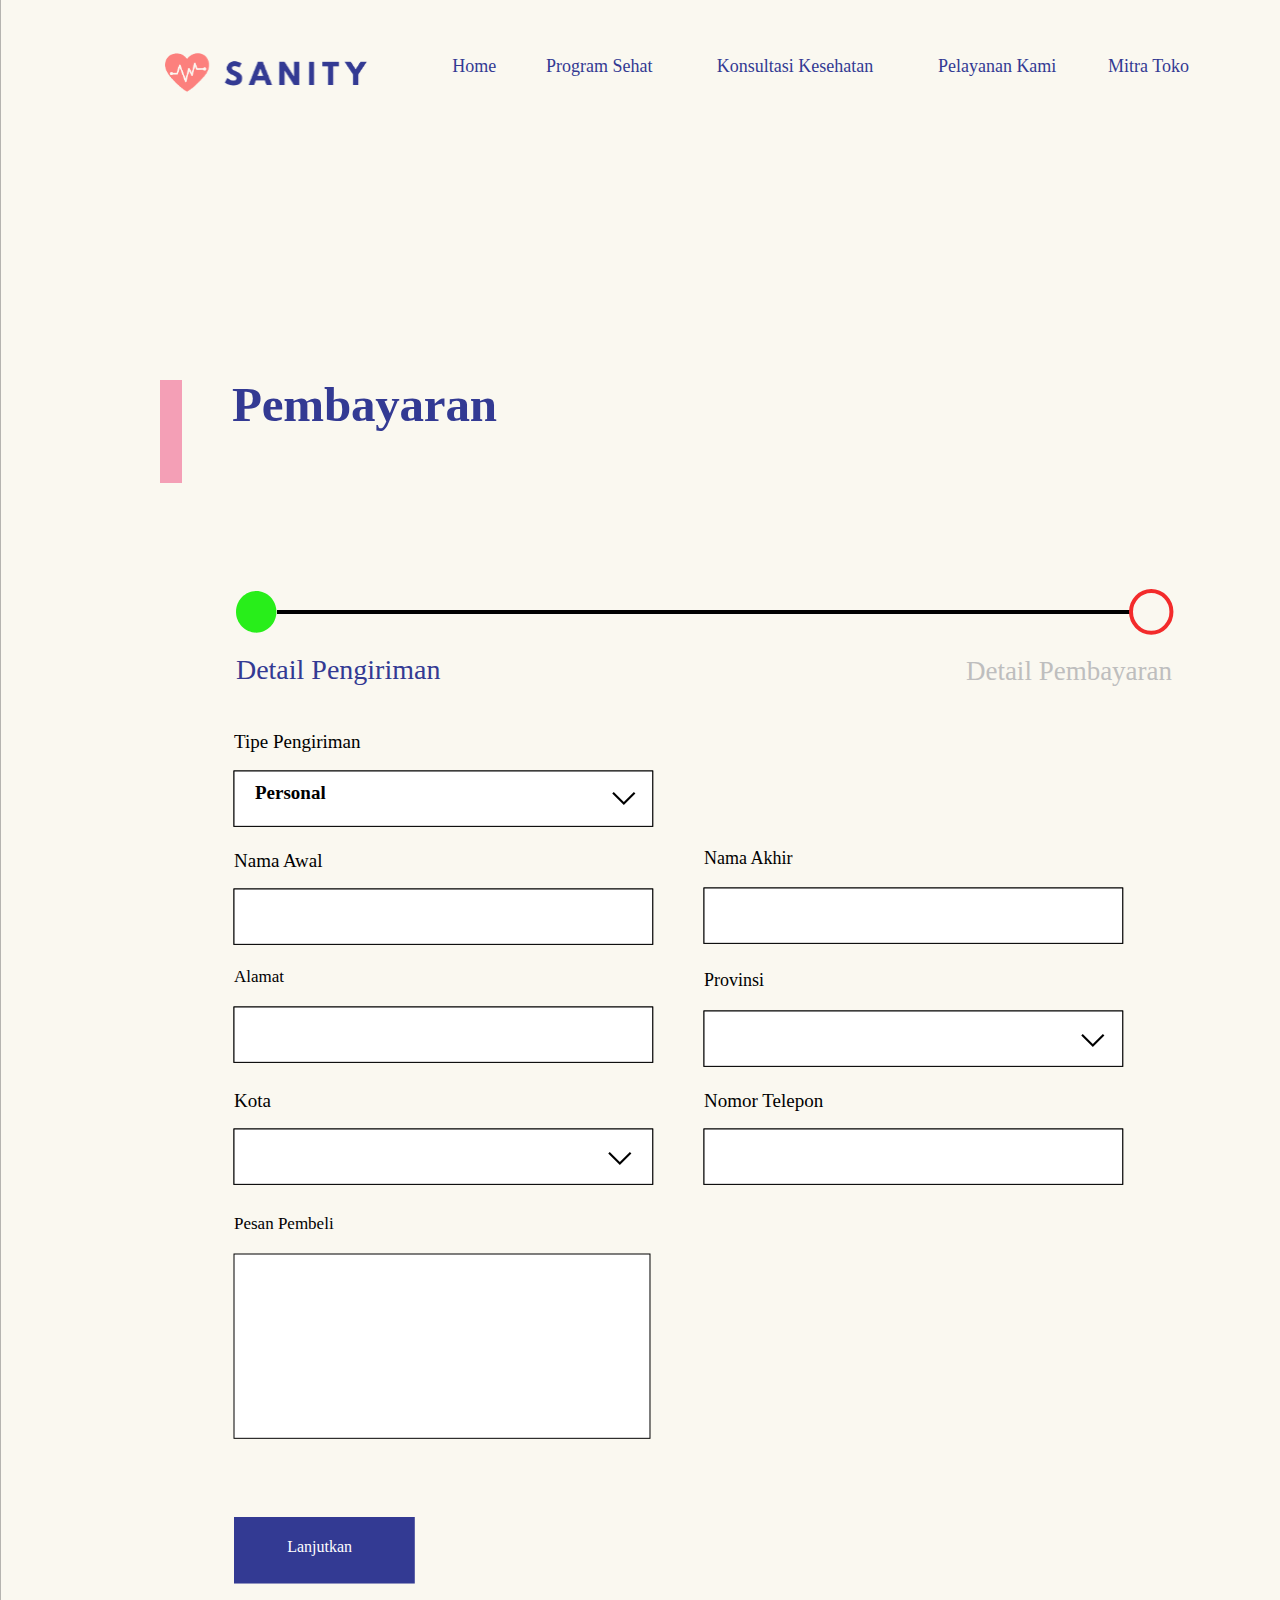
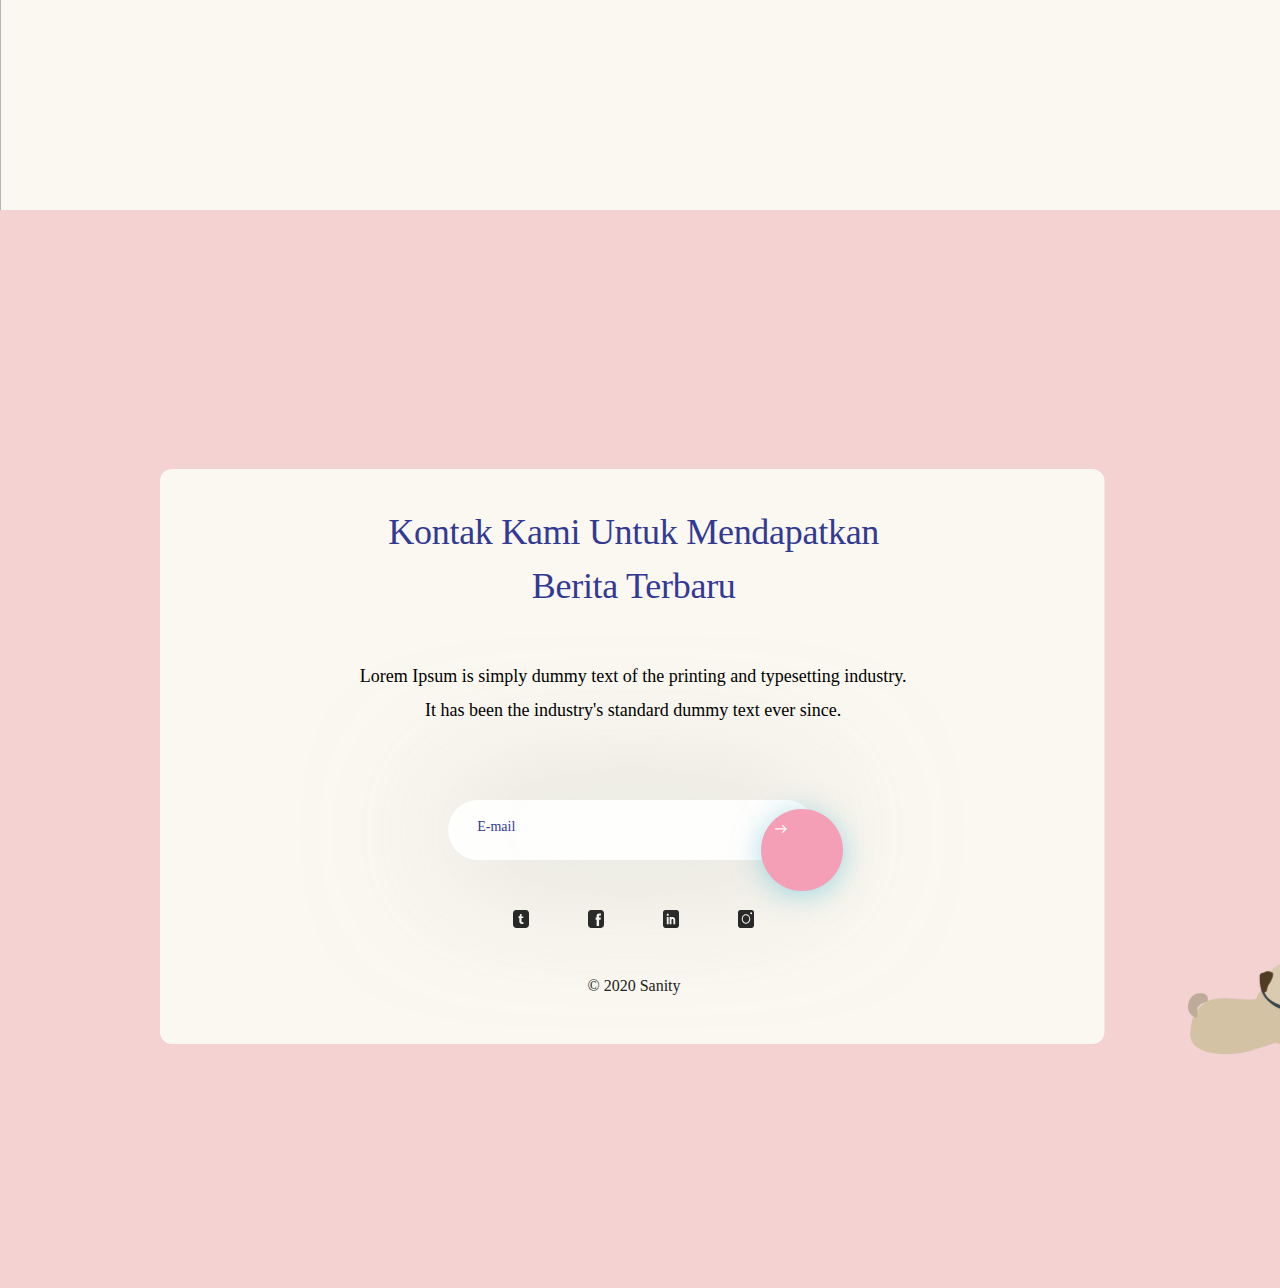
<file: Pembayaran___1.html>
<!DOCTYPE html>
<html>
<head>
<meta charset="utf-8"/>
<meta http-equiv="X-UA-Compatible" content="IE=edge"/>
<meta name="viewport" content="width=device-width, initial-scale=1.0">
<title>Pembayaran – 1</title>
<style id="applicationStylesheet" type="text/css">
	.mediaViewInfo {
		--web-view-name: Pembayaran – 1;
		--web-view-id: Pembayaran___1;
		--web-scale-on-resize: true;
		--web-enable-deep-linking: true;
	}
	:root {
		--web-view-ids: Pembayaran___1;
	}
	* {
		margin: 0;
		padding: 0;
		box-sizing: border-box;
		border: none;
	}
	#Pembayaran___1 {
		position: absolute;
		width: 1920px;
		height: 2888px;
		background-color: rgba(255,255,255,1);
		overflow: hidden;
		--web-view-name: Pembayaran – 1;
		--web-view-id: Pembayaran___1;
		--web-scale-on-resize: true;
		--web-enable-deep-linking: true;
	}
	#Group_90 {
		position: absolute;
		width: 1920px;
		height: 6906px;
		left: 0px;
		top: -83px;
		overflow: visible;
	}
	.Rectangle_102 {
		position: absolute;
		overflow: visible;
		width: 1920px;
		height: 6906px;
		left: 0px;
		top: 0px;
	}
	#LOGO {
		position: absolute;
		width: 217.059px;
		height: 45px;
		left: 157px;
		top: 50px;
		overflow: visible;
	}
	#Group_101 {
		position: absolute;
		width: 389px;
		height: 103px;
		left: 160px;
		top: 380px;
		overflow: visible;
	}
	#Pembayaran {
		position: absolute;
		left: 72px;
		top: 0px;
		overflow: visible;
		width: 318px;
		white-space: nowrap;
		line-height: 66px;
		margin-top: -8.5px;
		text-align: left;
		font-family: Poppins;
		font-style: normal;
		font-weight: bold;
		font-size: 49px;
		color: rgba(51,58,147,1);
		letter-spacing: -0.2px;
	}
	.Rectangle_9 {
		position: absolute;
		overflow: visible;
		width: 22px;
		height: 103px;
		left: 0px;
		top: 0px;
	}
	#Group_2137 {
		position: absolute;
		width: 2046px;
		height: 1092px;
		left: -63px;
		top: 1810px;
		overflow: visible;
	}
	.Rectangle_26 {
		position: absolute;
		overflow: visible;
		width: 2046px;
		height: 1092px;
		left: 0px;
		top: 0px;
	}
	.Rectangle_105 {
		position: absolute;
		overflow: visible;
		width: 944.429px;
		height: 575px;
		left: 223px;
		top: 259px;
	}
	#Group_2129 {
		opacity: 0.18;
		transform: translate(63px, -6673px) matrix(1,0,0,1,1397.0004,6816.0005) rotate(-90deg);
		transform-origin: center;
		position: absolute;
		width: 415px;
		height: 415px;
		left: 0px;
		top: 0px;
		overflow: visible;
	}
	.Ellipse_4 {
		position: absolute;
		overflow: visible;
		width: 8.138px;
		height: 8.137px;
		left: 0px;
		top: 406.862px;
	}
	.Ellipse_5 {
		position: absolute;
		overflow: visible;
		width: 8.138px;
		height: 8.137px;
		left: 0px;
		top: 366.176px;
	}
	.Ellipse_6 {
		position: absolute;
		overflow: visible;
		width: 8.138px;
		height: 8.137px;
		left: 0px;
		top: 325.49px;
	}
	.Ellipse_7 {
		position: absolute;
		overflow: visible;
		width: 8.138px;
		height: 8.137px;
		left: 0px;
		top: 284.804px;
	}
	.Ellipse_8 {
		position: absolute;
		overflow: visible;
		width: 8.138px;
		height: 8.137px;
		left: 0px;
		top: 244.118px;
	}
	.Ellipse_9 {
		position: absolute;
		overflow: visible;
		width: 8.138px;
		height: 8.137px;
		left: 0px;
		top: 203.431px;
	}
	.Ellipse_10 {
		position: absolute;
		overflow: visible;
		width: 8.138px;
		height: 8.137px;
		left: 0px;
		top: 162.745px;
	}
	.Ellipse_11 {
		position: absolute;
		overflow: visible;
		width: 8.138px;
		height: 8.137px;
		left: 0px;
		top: 122.059px;
	}
	.Ellipse_12 {
		position: absolute;
		overflow: visible;
		width: 8.138px;
		height: 8.137px;
		left: 0px;
		top: 81.372px;
	}
	.Ellipse_13 {
		position: absolute;
		overflow: visible;
		width: 8.138px;
		height: 8.137px;
		left: 0px;
		top: 40.686px;
	}
	.Ellipse_14 {
		position: absolute;
		overflow: visible;
		width: 8.138px;
		height: 8.137px;
		left: 0px;
		top: 0px;
	}
	.Ellipse_15 {
		position: absolute;
		overflow: visible;
		width: 8.138px;
		height: 8.137px;
		left: 40.687px;
		top: 406.862px;
	}
	.Ellipse_16 {
		position: absolute;
		overflow: visible;
		width: 8.138px;
		height: 8.137px;
		left: 40.687px;
		top: 366.176px;
	}
	.Ellipse_17 {
		position: absolute;
		overflow: visible;
		width: 8.138px;
		height: 8.137px;
		left: 40.687px;
		top: 325.49px;
	}
	.Ellipse_18 {
		position: absolute;
		overflow: visible;
		width: 8.138px;
		height: 8.137px;
		left: 40.687px;
		top: 284.804px;
	}
	.Ellipse_19 {
		position: absolute;
		overflow: visible;
		width: 8.138px;
		height: 8.137px;
		left: 40.687px;
		top: 244.118px;
	}
	.Ellipse_20 {
		position: absolute;
		overflow: visible;
		width: 8.138px;
		height: 8.137px;
		left: 40.687px;
		top: 203.431px;
	}
	.Ellipse_21 {
		position: absolute;
		overflow: visible;
		width: 8.138px;
		height: 8.137px;
		left: 40.687px;
		top: 162.745px;
	}
	.Ellipse_22 {
		position: absolute;
		overflow: visible;
		width: 8.138px;
		height: 8.137px;
		left: 40.687px;
		top: 122.059px;
	}
	.Ellipse_23 {
		position: absolute;
		overflow: visible;
		width: 8.138px;
		height: 8.137px;
		left: 40.687px;
		top: 81.372px;
	}
	.Ellipse_24 {
		position: absolute;
		overflow: visible;
		width: 8.138px;
		height: 8.137px;
		left: 40.687px;
		top: 40.686px;
	}
	.Ellipse_25 {
		position: absolute;
		overflow: visible;
		width: 8.138px;
		height: 8.137px;
		left: 40.687px;
		top: 0px;
	}
	.Ellipse_26 {
		position: absolute;
		overflow: visible;
		width: 8.138px;
		height: 8.137px;
		left: 81.372px;
		top: 406.862px;
	}
	.Ellipse_27 {
		position: absolute;
		overflow: visible;
		width: 8.138px;
		height: 8.137px;
		left: 81.372px;
		top: 366.176px;
	}
	.Ellipse_28 {
		position: absolute;
		overflow: visible;
		width: 8.138px;
		height: 8.137px;
		left: 81.372px;
		top: 325.49px;
	}
	.Ellipse_29 {
		position: absolute;
		overflow: visible;
		width: 8.138px;
		height: 8.137px;
		left: 81.372px;
		top: 284.804px;
	}
	.Ellipse_30 {
		position: absolute;
		overflow: visible;
		width: 8.138px;
		height: 8.137px;
		left: 81.372px;
		top: 244.118px;
	}
	.Ellipse_31 {
		position: absolute;
		overflow: visible;
		width: 8.138px;
		height: 8.137px;
		left: 81.372px;
		top: 203.431px;
	}
	.Ellipse_32 {
		position: absolute;
		overflow: visible;
		width: 8.138px;
		height: 8.137px;
		left: 81.372px;
		top: 162.745px;
	}
	.Ellipse_33 {
		position: absolute;
		overflow: visible;
		width: 8.138px;
		height: 8.137px;
		left: 81.372px;
		top: 122.059px;
	}
	.Ellipse_34 {
		position: absolute;
		overflow: visible;
		width: 8.138px;
		height: 8.137px;
		left: 81.372px;
		top: 81.372px;
	}
	.Ellipse_35 {
		position: absolute;
		overflow: visible;
		width: 8.138px;
		height: 8.137px;
		left: 81.372px;
		top: 40.686px;
	}
	.Ellipse_36 {
		position: absolute;
		overflow: visible;
		width: 8.138px;
		height: 8.137px;
		left: 81.372px;
		top: 0px;
	}
	.Ellipse_37 {
		position: absolute;
		overflow: visible;
		width: 8.138px;
		height: 8.137px;
		left: 122.059px;
		top: 406.862px;
	}
	.Ellipse_38 {
		position: absolute;
		overflow: visible;
		width: 8.138px;
		height: 8.137px;
		left: 122.059px;
		top: 366.176px;
	}
	.Ellipse_39 {
		position: absolute;
		overflow: visible;
		width: 8.138px;
		height: 8.137px;
		left: 122.059px;
		top: 325.49px;
	}
	.Ellipse_40 {
		position: absolute;
		overflow: visible;
		width: 8.138px;
		height: 8.137px;
		left: 122.059px;
		top: 284.804px;
	}
	.Ellipse_41 {
		position: absolute;
		overflow: visible;
		width: 8.138px;
		height: 8.137px;
		left: 122.059px;
		top: 244.118px;
	}
	.Ellipse_42 {
		position: absolute;
		overflow: visible;
		width: 8.138px;
		height: 8.137px;
		left: 122.059px;
		top: 203.431px;
	}
	.Ellipse_43 {
		position: absolute;
		overflow: visible;
		width: 8.138px;
		height: 8.137px;
		left: 122.059px;
		top: 162.745px;
	}
	.Ellipse_44 {
		position: absolute;
		overflow: visible;
		width: 8.138px;
		height: 8.137px;
		left: 122.059px;
		top: 122.059px;
	}
	.Ellipse_45 {
		position: absolute;
		overflow: visible;
		width: 8.138px;
		height: 8.137px;
		left: 122.059px;
		top: 81.372px;
	}
	.Ellipse_46 {
		position: absolute;
		overflow: visible;
		width: 8.138px;
		height: 8.137px;
		left: 122.059px;
		top: 40.686px;
	}
	.Ellipse_47 {
		position: absolute;
		overflow: visible;
		width: 8.138px;
		height: 8.137px;
		left: 122.059px;
		top: 0px;
	}
	.Ellipse_48 {
		position: absolute;
		overflow: visible;
		width: 8.138px;
		height: 8.137px;
		left: 162.745px;
		top: 406.862px;
	}
	.Ellipse_49 {
		position: absolute;
		overflow: visible;
		width: 8.138px;
		height: 8.137px;
		left: 162.745px;
		top: 366.176px;
	}
	.Ellipse_50 {
		position: absolute;
		overflow: visible;
		width: 8.138px;
		height: 8.137px;
		left: 162.745px;
		top: 325.49px;
	}
	.Ellipse_51 {
		position: absolute;
		overflow: visible;
		width: 8.138px;
		height: 8.137px;
		left: 162.745px;
		top: 284.804px;
	}
	.Ellipse_52 {
		position: absolute;
		overflow: visible;
		width: 8.138px;
		height: 8.137px;
		left: 162.745px;
		top: 244.118px;
	}
	.Ellipse_53 {
		position: absolute;
		overflow: visible;
		width: 8.138px;
		height: 8.137px;
		left: 162.745px;
		top: 203.431px;
	}
	.Ellipse_54 {
		position: absolute;
		overflow: visible;
		width: 8.138px;
		height: 8.137px;
		left: 162.745px;
		top: 162.745px;
	}
	.Ellipse_55 {
		position: absolute;
		overflow: visible;
		width: 8.138px;
		height: 8.137px;
		left: 162.745px;
		top: 122.059px;
	}
	.Ellipse_56 {
		position: absolute;
		overflow: visible;
		width: 8.138px;
		height: 8.137px;
		left: 162.745px;
		top: 81.372px;
	}
	.Ellipse_57 {
		position: absolute;
		overflow: visible;
		width: 8.138px;
		height: 8.137px;
		left: 162.745px;
		top: 40.686px;
	}
	.Ellipse_58 {
		position: absolute;
		overflow: visible;
		width: 8.138px;
		height: 8.137px;
		left: 162.745px;
		top: 0px;
	}
	.Ellipse_59 {
		position: absolute;
		overflow: visible;
		width: 8.138px;
		height: 8.137px;
		left: 203.431px;
		top: 406.862px;
	}
	.Ellipse_60 {
		position: absolute;
		overflow: visible;
		width: 8.138px;
		height: 8.137px;
		left: 203.431px;
		top: 366.176px;
	}
	.Ellipse_61 {
		position: absolute;
		overflow: visible;
		width: 8.138px;
		height: 8.137px;
		left: 203.431px;
		top: 325.49px;
	}
	.Ellipse_62 {
		position: absolute;
		overflow: visible;
		width: 8.138px;
		height: 8.137px;
		left: 203.431px;
		top: 284.804px;
	}
	.Ellipse_63 {
		position: absolute;
		overflow: visible;
		width: 8.138px;
		height: 8.137px;
		left: 203.431px;
		top: 244.118px;
	}
	.Ellipse_64 {
		position: absolute;
		overflow: visible;
		width: 8.138px;
		height: 8.137px;
		left: 203.431px;
		top: 203.431px;
	}
	.Ellipse_65 {
		position: absolute;
		overflow: visible;
		width: 8.138px;
		height: 8.137px;
		left: 203.431px;
		top: 162.745px;
	}
	.Ellipse_66 {
		position: absolute;
		overflow: visible;
		width: 8.138px;
		height: 8.137px;
		left: 203.431px;
		top: 122.059px;
	}
	.Ellipse_67 {
		position: absolute;
		overflow: visible;
		width: 8.138px;
		height: 8.137px;
		left: 203.431px;
		top: 81.372px;
	}
	.Ellipse_68 {
		position: absolute;
		overflow: visible;
		width: 8.138px;
		height: 8.137px;
		left: 203.431px;
		top: 40.686px;
	}
	.Ellipse_69 {
		position: absolute;
		overflow: visible;
		width: 8.138px;
		height: 8.137px;
		left: 203.431px;
		top: 0px;
	}
	.Ellipse_70 {
		position: absolute;
		overflow: visible;
		width: 8.138px;
		height: 8.137px;
		left: 244.117px;
		top: 406.862px;
	}
	.Ellipse_71 {
		position: absolute;
		overflow: visible;
		width: 8.138px;
		height: 8.137px;
		left: 244.117px;
		top: 366.176px;
	}
	.Ellipse_72 {
		position: absolute;
		overflow: visible;
		width: 8.138px;
		height: 8.137px;
		left: 244.117px;
		top: 325.49px;
	}
	.Ellipse_73 {
		position: absolute;
		overflow: visible;
		width: 8.138px;
		height: 8.137px;
		left: 244.117px;
		top: 284.804px;
	}
	.Ellipse_74 {
		position: absolute;
		overflow: visible;
		width: 8.138px;
		height: 8.137px;
		left: 244.117px;
		top: 244.118px;
	}
	.Ellipse_75 {
		position: absolute;
		overflow: visible;
		width: 8.138px;
		height: 8.137px;
		left: 244.117px;
		top: 203.431px;
	}
	.Ellipse_76 {
		position: absolute;
		overflow: visible;
		width: 8.138px;
		height: 8.137px;
		left: 244.117px;
		top: 162.745px;
	}
	.Ellipse_77 {
		position: absolute;
		overflow: visible;
		width: 8.138px;
		height: 8.137px;
		left: 244.117px;
		top: 122.059px;
	}
	.Ellipse_78 {
		position: absolute;
		overflow: visible;
		width: 8.138px;
		height: 8.137px;
		left: 244.117px;
		top: 81.372px;
	}
	.Ellipse_79 {
		position: absolute;
		overflow: visible;
		width: 8.138px;
		height: 8.137px;
		left: 244.117px;
		top: 40.686px;
	}
	.Ellipse_80 {
		position: absolute;
		overflow: visible;
		width: 8.138px;
		height: 8.137px;
		left: 244.117px;
		top: 0px;
	}
	.Ellipse_81 {
		position: absolute;
		overflow: visible;
		width: 8.138px;
		height: 8.137px;
		left: 284.804px;
		top: 406.862px;
	}
	.Ellipse_82 {
		position: absolute;
		overflow: visible;
		width: 8.138px;
		height: 8.137px;
		left: 284.804px;
		top: 366.176px;
	}
	.Ellipse_83 {
		position: absolute;
		overflow: visible;
		width: 8.138px;
		height: 8.137px;
		left: 284.804px;
		top: 325.49px;
	}
	.Ellipse_84 {
		position: absolute;
		overflow: visible;
		width: 8.138px;
		height: 8.137px;
		left: 284.804px;
		top: 284.804px;
	}
	.Ellipse_85 {
		position: absolute;
		overflow: visible;
		width: 8.138px;
		height: 8.137px;
		left: 284.804px;
		top: 244.118px;
	}
	.Ellipse_86 {
		position: absolute;
		overflow: visible;
		width: 8.138px;
		height: 8.137px;
		left: 284.804px;
		top: 203.431px;
	}
	.Ellipse_87 {
		position: absolute;
		overflow: visible;
		width: 8.138px;
		height: 8.137px;
		left: 284.804px;
		top: 162.745px;
	}
	.Ellipse_88 {
		position: absolute;
		overflow: visible;
		width: 8.138px;
		height: 8.137px;
		left: 284.804px;
		top: 122.059px;
	}
	.Ellipse_89 {
		position: absolute;
		overflow: visible;
		width: 8.138px;
		height: 8.137px;
		left: 284.804px;
		top: 81.372px;
	}
	.Ellipse_90 {
		position: absolute;
		overflow: visible;
		width: 8.138px;
		height: 8.137px;
		left: 284.804px;
		top: 40.686px;
	}
	.Ellipse_91 {
		position: absolute;
		overflow: visible;
		width: 8.138px;
		height: 8.137px;
		left: 284.804px;
		top: 0px;
	}
	.Ellipse_92 {
		position: absolute;
		overflow: visible;
		width: 8.138px;
		height: 8.137px;
		left: 325.49px;
		top: 406.862px;
	}
	.Ellipse_93 {
		position: absolute;
		overflow: visible;
		width: 8.138px;
		height: 8.137px;
		left: 325.49px;
		top: 366.176px;
	}
	.Ellipse_94 {
		position: absolute;
		overflow: visible;
		width: 8.138px;
		height: 8.137px;
		left: 325.49px;
		top: 325.49px;
	}
	.Ellipse_95 {
		position: absolute;
		overflow: visible;
		width: 8.138px;
		height: 8.137px;
		left: 325.49px;
		top: 284.804px;
	}
	.Ellipse_96 {
		position: absolute;
		overflow: visible;
		width: 8.138px;
		height: 8.137px;
		left: 325.49px;
		top: 244.118px;
	}
	.Ellipse_97 {
		position: absolute;
		overflow: visible;
		width: 8.138px;
		height: 8.137px;
		left: 325.49px;
		top: 203.431px;
	}
	.Ellipse_98 {
		position: absolute;
		overflow: visible;
		width: 8.138px;
		height: 8.137px;
		left: 325.49px;
		top: 162.745px;
	}
	.Ellipse_99 {
		position: absolute;
		overflow: visible;
		width: 8.138px;
		height: 8.137px;
		left: 325.49px;
		top: 122.059px;
	}
	.Ellipse_100 {
		position: absolute;
		overflow: visible;
		width: 8.138px;
		height: 8.137px;
		left: 325.49px;
		top: 81.372px;
	}
	.Ellipse_101 {
		position: absolute;
		overflow: visible;
		width: 8.138px;
		height: 8.137px;
		left: 325.49px;
		top: 40.686px;
	}
	.Ellipse_102 {
		position: absolute;
		overflow: visible;
		width: 8.138px;
		height: 8.137px;
		left: 325.49px;
		top: 0px;
	}
	.Ellipse_103 {
		position: absolute;
		overflow: visible;
		width: 8.138px;
		height: 8.137px;
		left: 366.176px;
		top: 406.862px;
	}
	.Ellipse_104 {
		position: absolute;
		overflow: visible;
		width: 8.138px;
		height: 8.137px;
		left: 366.176px;
		top: 366.176px;
	}
	.Ellipse_105 {
		position: absolute;
		overflow: visible;
		width: 8.138px;
		height: 8.137px;
		left: 366.176px;
		top: 325.49px;
	}
	.Ellipse_106 {
		position: absolute;
		overflow: visible;
		width: 8.138px;
		height: 8.137px;
		left: 366.176px;
		top: 284.804px;
	}
	.Ellipse_107 {
		position: absolute;
		overflow: visible;
		width: 8.138px;
		height: 8.137px;
		left: 366.176px;
		top: 244.118px;
	}
	.Ellipse_108 {
		position: absolute;
		overflow: visible;
		width: 8.138px;
		height: 8.137px;
		left: 366.176px;
		top: 203.431px;
	}
	.Ellipse_109 {
		position: absolute;
		overflow: visible;
		width: 8.138px;
		height: 8.137px;
		left: 366.176px;
		top: 162.745px;
	}
	.Ellipse_110 {
		position: absolute;
		overflow: visible;
		width: 8.138px;
		height: 8.137px;
		left: 366.176px;
		top: 122.059px;
	}
	.Ellipse_111 {
		position: absolute;
		overflow: visible;
		width: 8.138px;
		height: 8.137px;
		left: 366.176px;
		top: 81.372px;
	}
	.Ellipse_112 {
		position: absolute;
		overflow: visible;
		width: 8.138px;
		height: 8.137px;
		left: 366.176px;
		top: 40.686px;
	}
	.Ellipse_113 {
		position: absolute;
		overflow: visible;
		width: 8.138px;
		height: 8.137px;
		left: 366.176px;
		top: 0px;
	}
	.Ellipse_114 {
		position: absolute;
		overflow: visible;
		width: 8.138px;
		height: 8.137px;
		left: 406.862px;
		top: 406.862px;
	}
	.Ellipse_115 {
		position: absolute;
		overflow: visible;
		width: 8.138px;
		height: 8.137px;
		left: 406.862px;
		top: 366.176px;
	}
	.Ellipse_116 {
		position: absolute;
		overflow: visible;
		width: 8.138px;
		height: 8.137px;
		left: 406.862px;
		top: 325.49px;
	}
	.Ellipse_117 {
		position: absolute;
		overflow: visible;
		width: 8.138px;
		height: 8.137px;
		left: 406.862px;
		top: 284.804px;
	}
	.Ellipse_118 {
		position: absolute;
		overflow: visible;
		width: 8.138px;
		height: 8.137px;
		left: 406.862px;
		top: 244.118px;
	}
	.Ellipse_119 {
		position: absolute;
		overflow: visible;
		width: 8.138px;
		height: 8.137px;
		left: 406.862px;
		top: 203.431px;
	}
	.Ellipse_120 {
		position: absolute;
		overflow: visible;
		width: 8.138px;
		height: 8.137px;
		left: 406.862px;
		top: 162.745px;
	}
	.Ellipse_121 {
		position: absolute;
		overflow: visible;
		width: 8.138px;
		height: 8.137px;
		left: 406.862px;
		top: 122.059px;
	}
	.Ellipse_122 {
		position: absolute;
		overflow: visible;
		width: 8.138px;
		height: 8.137px;
		left: 406.862px;
		top: 81.372px;
	}
	.Ellipse_123 {
		position: absolute;
		overflow: visible;
		width: 8.138px;
		height: 8.137px;
		left: 406.862px;
		top: 40.686px;
	}
	.Ellipse_124 {
		position: absolute;
		overflow: visible;
		width: 8.138px;
		height: 8.137px;
		left: 406.862px;
		top: 0px;
	}
	#Group_2115 {
		position: absolute;
		width: 859.361px;
		height: 486px;
		left: 266px;
		top: 303.5px;
		overflow: visible;
	}
	#__2019_Charge_wp {
		position: absolute;
		left: 358px;
		top: 464px;
		overflow: visible;
		width: 146px;
		height: 22px;
		line-height: 22px;
		margin-top: -3px;
		text-align: center;
		font-family: Segoe UI;
		font-style: normal;
		font-weight: normal;
		font-size: 16px;
		color: rgba(33,33,33,1);
	}
	#down {
		position: absolute;
		width: 240.747px;
		height: 18px;
		left: 310px;
		top: 396px;
		overflow: visible;
	}
	#socials {
		position: absolute;
		width: 240.747px;
		height: 18px;
		left: 0px;
		top: 0px;
		overflow: visible;
	}
	.Shape {
		overflow: visible;
		position: absolute;
		width: 16px;
		height: 18px;
		left: 224.747px;
		top: 0px;
		transform: matrix(1,0,0,1,0,0);
	}
	.Shape_ln {
		overflow: visible;
		position: absolute;
		width: 16px;
		height: 18px;
		left: 149.831px;
		top: 0px;
		transform: matrix(1,0,0,1,0,0);
	}
	.Shape_lo {
		overflow: visible;
		position: absolute;
		width: 16px;
		height: 18px;
		left: 74.916px;
		top: 0px;
		transform: matrix(1,0,0,1,0,0);
	}
	.Shape_lp {
		overflow: visible;
		position: absolute;
		width: 16px;
		height: 18px;
		left: 0px;
		top: 0px;
		transform: matrix(1,0,0,1,0,0);
	}
	#new_product {
		position: absolute;
		width: 859.361px;
		height: 346px;
		left: -0.001px;
		top: 0px;
		overflow: visible;
	}
	#Input_Field {
		position: absolute;
		width: 368px;
		height: 60px;
		left: 245.181px;
		top: 286px;
		overflow: visible;
	}
	#Rectangle {
		opacity: 0.9;
	}
	.Rectangle {
		filter: drop-shadow(0px 2px 70px rgba(161, 161, 161, 0.506));
		position: absolute;
		overflow: visible;
		width: 578px;
		height: 270px;
		left: 0px;
		top: 0px;
	}
	#arrow {
		position: absolute;
		width: 40px;
		height: 40px;
		left: 313px;
		top: 9.925px;
		overflow: visible;
	}
	.Oval_2 {
		filter: drop-shadow(0px 4px 14px rgba(76, 186, 216, 0.502));
		overflow: visible;
		position: absolute;
		width: 82px;
		height: 82px;
		left: 0px;
		top: 0px;
		transform: matrix(1,0,0,1,0,0);
	}
	.Path {
		overflow: visible;
		position: absolute;
		width: 11.614px;
		height: 7.933px;
		left: 14px;
		top: 16px;
		transform: matrix(1,0,0,1,0,0);
	}
	#E_mail {
		position: absolute;
		left: 29px;
		top: 20px;
		overflow: visible;
		width: 81px;
		height: 26px;
		line-height: 26px;
		margin-top: -6px;
		text-align: left;
		font-family: Poppins;
		font-style: normal;
		font-weight: normal;
		font-size: 14px;
		color: rgba(51,58,147,1);
	}
	#title {
		position: absolute;
		width: 859.361px;
		height: 242px;
		left: 0px;
		top: 0px;
		overflow: visible;
	}
	#Get_notified_about_n {
		position: absolute;
		left: 160.181px;
		top: 0px;
		overflow: visible;
		width: 541px;
		height: 112px;
		line-height: 54px;
		margin-top: -9px;
		text-align: center;
		font-family: Poppins;
		font-style: normal;
		font-weight: normal;
		font-size: 36px;
		color: rgba(51,58,147,1);
		letter-spacing: -0.2777777862548828px;
	}
	#Lorem_Ipsum_is_simpl {
		position: absolute;
		left: 0px;
		top: 153px;
		overflow: visible;
		width: 860.361px;
		height: 89px;
		line-height: 34px;
		margin-top: -8px;
		text-align: center;
		font-family: Segoe UI;
		font-style: normal;
		font-weight: normal;
		font-size: 18px;
		color: rgba(0,0,0,1);
	}
	#ID37126__Converted_ {
		position: absolute;
		width: 552.45px;
		height: 600px;
		left: 1250.55px;
		top: 246px;
		overflow: visible;
	}
	#Group_2139 {
		position: absolute;
		width: 748.272px;
		height: 25px;
		left: 446.729px;
		top: 57px;
		overflow: visible;
	}
	#Group_97 {
		position: absolute;
		width: 748.272px;
		height: 25px;
		left: 0px;
		top: 0px;
		overflow: visible;
	}
	#Header__19 {
		position: absolute;
		width: 748.272px;
		height: 25px;
		left: 0px;
		top: 0px;
		overflow: visible;
	}
	#Menu_Four {
		position: absolute;
		left: 475.93px;
		top: 0px;
		overflow: visible;
		width: 149px;
		white-space: nowrap;
		line-height: 19px;
		margin-top: -0.5px;
		text-align: center;
		font-family: Poppins;
		font-style: normal;
		font-weight: normal;
		font-size: 18px;
		color: rgba(51,58,147,1);
	}
	#Menu_Three {
		position: absolute;
		left: 654.271px;
		top: 0px;
		overflow: visible;
		width: 95px;
		white-space: nowrap;
		line-height: 19px;
		margin-top: -0.5px;
		text-align: center;
		font-family: Poppins;
		font-style: normal;
		font-weight: normal;
		font-size: 18px;
		color: rgba(51,58,147,1);
	}
	#Menu_Two {
		position: absolute;
		left: 249.884px;
		top: 0px;
		overflow: visible;
		width: 197px;
		white-space: nowrap;
		line-height: 19px;
		margin-top: -0.5px;
		text-align: center;
		font-family: Poppins;
		font-style: normal;
		font-weight: normal;
		font-size: 18px;
		color: rgba(51,58,147,1);
	}
	#Menu_One {
		position: absolute;
		left: 84px;
		top: 0px;
		overflow: visible;
		width: 137px;
		white-space: nowrap;
		line-height: 19px;
		margin-top: -0.5px;
		text-align: center;
		font-family: Poppins;
		font-style: normal;
		font-weight: normal;
		font-size: 18px;
		color: rgba(51,58,147,1);
	}
	#Menu_One_l {
		position: absolute;
		left: 0px;
		top: 0px;
		overflow: visible;
		width: 55px;
		white-space: nowrap;
		line-height: 19px;
		margin-top: -0.5px;
		text-align: center;
		font-family: Poppins;
		font-style: normal;
		font-weight: normal;
		font-size: 18px;
		color: rgba(51,58,147,1);
	}
	#Group_2140 {
		position: absolute;
		width: 360px;
		height: 192px;
		left: 1560px;
		top: 29px;
		overflow: visible;
	}
	.Rectangle_5 {
		width: 360px;
		height: 88px;
		position: absolute;
		overflow: visible;
		transform: translate(13px, -903px) matrix(1,0,0,1,-13,903) rotate(180deg);
		transform-origin: center;
	}
	.Rectangle_107 {
		width: 159px;
		height: 88px;
		position: absolute;
		overflow: visible;
		transform: translate(13px, -903px) matrix(1,0,0,1,188,1007) rotate(180deg);
		transform-origin: center;
	}
	#Group_2128 {
		position: absolute;
		width: 40px;
		height: 40px;
		left: 259px;
		top: 128px;
		overflow: visible;
	}
	#smart_cart {
		position: absolute;
		width: 40px;
		height: 40px;
		left: 0px;
		top: 0px;
		overflow: visible;
	}
	#Group_2114 {
		position: absolute;
		width: 238px;
		height: 50px;
		left: 61px;
		top: 19px;
		overflow: visible;
	}
	#Hi__Anatoli {
		position: absolute;
		left: 80px;
		top: 3px;
		overflow: visible;
		width: 159px;
		white-space: nowrap;
		line-height: 37px;
		margin-top: -3px;
		text-align: center;
		font-family: Poppins;
		font-style: normal;
		font-weight: normal;
		font-size: 31px;
		color: rgba(255,255,255,1);
	}
	#person {
		position: absolute;
		width: 50px;
		height: 50px;
		left: 0px;
		top: 0px;
		overflow: visible;
	}
	#Group_961 {
		position: absolute;
		width: 1504.411px;
		height: 992.644px;
		left: 233.589px;
		top: 591px;
		overflow: visible;
	}
	#Group_2141 {
		position: absolute;
		width: 389px;
		height: 290px;
		left: 1115.411px;
		top: 0px;
		overflow: visible;
	}
	.Rectangle_62 {
		position: absolute;
		overflow: visible;
		width: 389px;
		height: 290px;
		left: 0px;
		top: 0px;
	}
	#Group_830 {
		position: absolute;
		width: 319.848px;
		height: 212.088px;
		left: 34px;
		top: 28px;
		overflow: visible;
	}
	#Total_Belanja {
		position: absolute;
		left: 0px;
		top: 0px;
		overflow: visible;
		width: 171px;
		white-space: nowrap;
		text-align: right;
		font-family: Poppins;
		font-style: normal;
		font-weight: normal;
		font-size: 26px;
		color: rgba(51,58,147,1);
	}
	#Group_159 {
		position: absolute;
		width: 319.799px;
		height: 45.146px;
		left: 0px;
		top: 58.187px;
		overflow: visible;
	}
	#Harga__4_items_ {
		position: absolute;
		left: 0px;
		top: 0.813px;
		overflow: visible;
		width: 120px;
		white-space: nowrap;
		text-align: right;
		font-family: Poppins;
		font-style: normal;
		font-weight: normal;
		font-size: 15px;
		color: rgba(0,0,0,1);
	}
	#Rp_900_000 {
		position: absolute;
		left: 228.751px;
		top: 0px;
		overflow: visible;
		width: 92px;
		white-space: nowrap;
		text-align: right;
		font-family: Segoe UI;
		font-style: normal;
		font-weight: bold;
		font-size: 18px;
		color: rgba(0,0,0,1);
	}
	.Line_8 {
		overflow: visible;
		position: absolute;
		width: 319.52px;
		height: 1px;
		left: 0.279px;
		top: 45.146px;
		transform: matrix(1,0,0,1,0,0);
	}
	#Group_160 {
		position: absolute;
		width: 319.848px;
		height: 45.146px;
		left: 0px;
		top: 124.138px;
		overflow: visible;
	}
	#Biaya_Kirim {
		position: absolute;
		left: 0px;
		top: 0.862px;
		overflow: visible;
		width: 90px;
		white-space: nowrap;
		text-align: right;
		font-family: Poppins;
		font-style: normal;
		font-weight: normal;
		font-size: 16px;
		color: rgba(0,0,0,1);
	}
	#Rp_20_000 {
		position: absolute;
		left: 238.847px;
		top: 0px;
		overflow: visible;
		width: 82px;
		white-space: nowrap;
		text-align: right;
		font-family: Segoe UI;
		font-style: normal;
		font-weight: bold;
		font-size: 18px;
		color: rgba(0,0,0,1);
	}
	.Line_8_mt {
		overflow: visible;
		position: absolute;
		width: 319.52px;
		height: 1px;
		left: 0.279px;
		top: 45.146px;
		transform: matrix(1,0,0,1,0,0);
	}
	#Group_161 {
		position: absolute;
		width: 317.203px;
		height: 22px;
		left: 2px;
		top: 190.088px;
		overflow: visible;
	}
	#Total_Harga {
		position: absolute;
		left: 0px;
		top: 0.912px;
		overflow: visible;
		width: 88px;
		white-space: nowrap;
		text-align: right;
		font-family: Poppins;
		font-style: normal;
		font-weight: normal;
		font-size: 15px;
		color: rgba(0,0,0,1);
	}
	#Rp_920_000 {
		position: absolute;
		left: 231.202px;
		top: 0px;
		overflow: visible;
		width: 87px;
		white-space: nowrap;
		text-align: right;
		font-family: Segoe UI;
		font-style: normal;
		font-weight: bold;
		font-size: 17px;
		color: rgba(0,0,0,1);
	}
	#Group_960 {
		position: absolute;
		width: 937.92px;
		height: 992.399px;
		left: 0px;
		top: 0.245px;
		overflow: visible;
	}
	#Group_833 {
		position: absolute;
		width: 888.813px;
		height: 851.644px;
		left: 0px;
		top: 140.755px;
		overflow: visible;
	}
	#Tipe_Pengiriman {
		position: absolute;
		left: 0.411px;
		top: 0px;
		overflow: visible;
		width: 154px;
		white-space: nowrap;
		line-height: 31px;
		margin-top: -6px;
		text-align: left;
		font-family: Poppins;
		font-style: normal;
		font-weight: normal;
		font-size: 19px;
		color: rgba(0,0,0,1);
	}
	.Rectangle_4 {
		position: absolute;
		overflow: visible;
		width: 418.702px;
		height: 55.343px;
		left: 0.383px;
		top: 38.874px;
	}
	#Personal {
		position: absolute;
		left: 21.411px;
		top: 55px;
		overflow: visible;
		width: 72px;
		white-space: nowrap;
		line-height: 30px;
		margin-top: -6px;
		text-align: left;
		font-family: Helvetica Neue;
		font-style: normal;
		font-weight: normal;
		font-size: 18px;
		color: rgba(0,0,0,1);
	}
	.Path_57_m {
		overflow: visible;
		position: absolute;
		width: 21.656px;
		height: 12.242px;
		left: 378.976px;
		top: 60.119px;
		transform: matrix(1,0,0,1,0,0);
	}
	.Rectangle_4_m {
		position: absolute;
		overflow: visible;
		width: 418.702px;
		height: 55.343px;
		left: 0.383px;
		top: 38.874px;
	}
	#Personal_m {
		position: absolute;
		left: 21.411px;
		top: 51px;
		overflow: visible;
		width: 74px;
		white-space: nowrap;
		line-height: 31px;
		margin-top: -6px;
		text-align: left;
		font-family: Segoe UI;
		font-style: normal;
		font-weight: bold;
		font-size: 19px;
		color: rgba(0,0,0,1);
	}
	.Path_57_m {
		overflow: visible;
		position: absolute;
		width: 21.656px;
		height: 12.242px;
		left: 378.976px;
		top: 60.119px;
		transform: matrix(1,0,0,1,0,0);
	}
	#Nama_Awal {
		position: absolute;
		left: 0.411px;
		top: 119px;
		overflow: visible;
		width: 111px;
		white-space: nowrap;
		line-height: 31px;
		margin-top: -6px;
		text-align: left;
		font-family: Poppins;
		font-style: normal;
		font-weight: normal;
		font-size: 19px;
		color: rgba(0,0,0,1);
	}
	.Rectangle_4_na {
		position: absolute;
		overflow: visible;
		width: 418.702px;
		height: 55.343px;
		left: 0.383px;
		top: 156.985px;
	}
	#Personal_na {
		position: absolute;
		left: 21.411px;
		top: 174px;
		overflow: visible;
		width: 72px;
		white-space: nowrap;
		line-height: 30px;
		margin-top: -6px;
		text-align: left;
		font-family: Helvetica Neue;
		font-style: normal;
		font-weight: normal;
		font-size: 18px;
		color: rgba(0,0,0,1);
	}
	.Path_57_na {
		overflow: visible;
		position: absolute;
		width: 21.656px;
		height: 12.242px;
		left: 378.976px;
		top: 178.23px;
		transform: matrix(1,0,0,1,0,0);
	}
	.Rectangle_4_nb {
		position: absolute;
		overflow: visible;
		width: 418.702px;
		height: 55.343px;
		left: 0.383px;
		top: 156.985px;
	}
	#Kota {
		position: absolute;
		left: 0.411px;
		top: 359px;
		overflow: visible;
		width: 44px;
		white-space: nowrap;
		line-height: 31px;
		margin-top: -6px;
		text-align: left;
		font-family: Poppins;
		font-style: normal;
		font-weight: normal;
		font-size: 19px;
		color: rgba(0,0,0,1);
	}
	.Rectangle_4_nc {
		position: absolute;
		overflow: visible;
		width: 418.702px;
		height: 55.343px;
		left: 0.383px;
		top: 397.279px;
	}
	#Personal_nd {
		position: absolute;
		left: 21.411px;
		top: 414px;
		overflow: visible;
		width: 72px;
		white-space: nowrap;
		line-height: 30px;
		margin-top: -6px;
		text-align: left;
		font-family: Helvetica Neue;
		font-style: normal;
		font-weight: normal;
		font-size: 18px;
		color: rgba(0,0,0,1);
	}
	.Path_57_ne {
		overflow: visible;
		position: absolute;
		width: 21.656px;
		height: 12.242px;
		left: 378.976px;
		top: 418.523px;
		transform: matrix(1,0,0,1,0,0);
	}
	.Rectangle_4_nf {
		position: absolute;
		overflow: visible;
		width: 418.702px;
		height: 55.343px;
		left: 0.383px;
		top: 397.279px;
	}
	.Rectangle_4_ng {
		position: absolute;
		overflow: visible;
		width: 418.702px;
		height: 55.343px;
		left: 470.11px;
		top: 397.279px;
	}
	#Personal_nh {
		position: absolute;
		left: 491.411px;
		top: 414px;
		overflow: visible;
		width: 72px;
		white-space: nowrap;
		line-height: 30px;
		margin-top: -6px;
		text-align: left;
		font-family: Helvetica Neue;
		font-style: normal;
		font-weight: normal;
		font-size: 18px;
		color: rgba(0,0,0,1);
	}
	#Group_2142 {
		position: absolute;
		width: 418.703px;
		height: 93.622px;
		left: 470.11px;
		top: 359px;
		overflow: visible;
	}
	#Nomor_Telepon {
		position: absolute;
		left: 0.301px;
		top: 0px;
		overflow: visible;
		width: 146px;
		white-space: nowrap;
		line-height: 31px;
		margin-top: -6px;
		text-align: left;
		font-family: Poppins;
		font-style: normal;
		font-weight: normal;
		font-size: 19px;
		color: rgba(0,0,0,1);
	}
	.Rectangle_4_nk {
		position: absolute;
		overflow: visible;
		width: 418.702px;
		height: 55.343px;
		left: 0px;
		top: 38.279px;
	}
	#Nama_Akhir {
		position: absolute;
		left: 470.411px;
		top: 117px;
		overflow: visible;
		width: 105px;
		white-space: nowrap;
		line-height: 30px;
		margin-top: -6px;
		text-align: left;
		font-family: Poppins;
		font-style: normal;
		font-weight: normal;
		font-size: 18px;
		color: rgba(0,0,0,1);
	}
	.Rectangle_4_nm {
		position: absolute;
		overflow: visible;
		width: 418.702px;
		height: 55.343px;
		left: 470.11px;
		top: 155.627px;
	}
	#Personal_nn {
		position: absolute;
		left: 491.411px;
		top: 172px;
		overflow: visible;
		width: 72px;
		white-space: nowrap;
		line-height: 30px;
		margin-top: -6px;
		text-align: left;
		font-family: Helvetica Neue;
		font-style: normal;
		font-weight: normal;
		font-size: 18px;
		color: rgba(0,0,0,1);
	}
	#Alamat {
		position: absolute;
		left: 0.411px;
		top: 236px;
		overflow: visible;
		width: 63px;
		white-space: nowrap;
		line-height: 29px;
		margin-top: -6px;
		text-align: left;
		font-family: Poppins;
		font-style: normal;
		font-weight: normal;
		font-size: 17px;
		color: rgba(0,0,0,1);
	}
	.Rectangle_4_np {
		position: absolute;
		overflow: visible;
		width: 418.702px;
		height: 55.343px;
		left: 0.383px;
		top: 275.095px;
	}
	#Personal_nq {
		position: absolute;
		left: 21.411px;
		top: 292px;
		overflow: visible;
		width: 72px;
		white-space: nowrap;
		line-height: 30px;
		margin-top: -6px;
		text-align: left;
		font-family: Helvetica Neue;
		font-style: normal;
		font-weight: normal;
		font-size: 18px;
		color: rgba(0,0,0,1);
	}
	.Path_57_nr {
		overflow: visible;
		position: absolute;
		width: 21.656px;
		height: 12.242px;
		left: 378.976px;
		top: 296.338px;
		transform: matrix(1,0,0,1,0,0);
	}
	.Rectangle_4_ns {
		position: absolute;
		overflow: visible;
		width: 418.702px;
		height: 55.343px;
		left: 0.383px;
		top: 275.095px;
	}
	#Pesan_Pembeli {
		position: absolute;
		left: 0.411px;
		top: 483px;
		overflow: visible;
		width: 125px;
		white-space: nowrap;
		line-height: 29px;
		margin-top: -6px;
		text-align: left;
		font-family: Poppins;
		font-style: normal;
		font-weight: normal;
		font-size: 17px;
		color: rgba(0,0,0,1);
	}
	.Rectangle_4_nu {
		position: absolute;
		overflow: visible;
		width: 415.987px;
		height: 184.315px;
		left: 0.383px;
		top: 522.177px;
	}
	#Provinsi {
		position: absolute;
		left: 470.411px;
		top: 239px;
		overflow: visible;
		width: 70px;
		white-space: nowrap;
		line-height: 30px;
		margin-top: -6px;
		text-align: left;
		font-family: Poppins;
		font-style: normal;
		font-weight: normal;
		font-size: 18px;
		color: rgba(0,0,0,1);
	}
	.Rectangle_4_nw {
		position: absolute;
		overflow: visible;
		width: 418.702px;
		height: 55.343px;
		left: 470.11px;
		top: 279.168px;
	}
	#Personal_nx {
		position: absolute;
		left: 491.411px;
		top: 295px;
		overflow: visible;
		width: 72px;
		white-space: nowrap;
		line-height: 30px;
		margin-top: -6px;
		text-align: left;
		font-family: Helvetica Neue;
		font-style: normal;
		font-weight: normal;
		font-size: 18px;
		color: rgba(0,0,0,1);
	}
	.Rectangle_4_ny {
		position: absolute;
		overflow: visible;
		width: 418.702px;
		height: 55.343px;
		left: 470.11px;
		top: 279.168px;
	}
	#Group_832 {
		position: absolute;
		width: 180.781px;
		height: 66.522px;
		left: 0px;
		top: 785.122px;
		overflow: visible;
	}
	.Rectangle_39 {
		position: absolute;
		overflow: visible;
		width: 180.781px;
		height: 66.522px;
		left: 0px;
		top: 0px;
	}
	#Lanjutkan {
		position: absolute;
		left: 53.611px;
		top: 21.006px;
		overflow: visible;
		width: 80px;
		white-space: nowrap;
		text-align: left;
		font-family: Poppins;
		font-style: normal;
		font-weight: normal;
		font-size: 16px;
		color: rgba(255,255,255,1);
	}
	#Group_834 {
		position: absolute;
		width: 513.111px;
		height: 274.264px;
		left: 375.702px;
		top: 155.627px;
		overflow: visible;
	}
	.Rectangle_4_n {
		position: absolute;
		overflow: visible;
		width: 418.702px;
		height: 55.343px;
		left: 94.408px;
		top: 0px;
	}
	.Path_65 {
		overflow: visible;
		position: absolute;
		width: 21.656px;
		height: 12.242px;
		left: 473px;
		top: 146.143px;
		transform: matrix(1,0,0,1,0,0);
	}
	.Path_268 {
		overflow: visible;
		position: absolute;
		width: 21.656px;
		height: 12.242px;
		left: 0px;
		top: 264.143px;
		transform: matrix(1,0,0,1,0,0);
	}
	#Group_831 {
		position: absolute;
		width: 935.562px;
		height: 102.208px;
		left: 2.357px;
		top: 0px;
		overflow: visible;
	}
	.Path_51 {
		overflow: visible;
		position: absolute;
		width: 40.449px;
		height: 41.738px;
		left: 0px;
		top: 0px;
		transform: matrix(1,0,0,1,0,0);
	}
	.Path_267 {
		overflow: visible;
		position: absolute;
		width: 854.663px;
		height: 4px;
		left: 41.103px;
		top: 20.869px;
		transform: matrix(1,0,0,1,0,0);
	}
	.Path_62 {
		overflow: visible;
		position: absolute;
		width: 40.449px;
		height: 41.738px;
		left: 895.112px;
		top: 0px;
		transform: matrix(1,0,0,1,0,0);
	}
	#Detail_Pengiriman {
		position: absolute;
		left: 0px;
		top: 63.208px;
		overflow: visible;
		width: 252px;
		white-space: nowrap;
		text-align: left;
		font-family: Poppins;
		font-style: normal;
		font-weight: normal;
		font-size: 28px;
		color: rgba(51,58,147,1);
	}
	#Detail_Pembayaran {
		position: absolute;
		left: 672.157px;
		top: 65.208px;
		overflow: visible;
		width: 264px;
		white-space: nowrap;
		text-align: right;
		font-family: Poppins;
		font-style: normal;
		font-weight: normal;
		font-size: 27px;
		color: rgba(190,190,190,1);
	}
</style>
<script id="applicationScript">
///////////////////////////////////////
// INITIALIZATION
///////////////////////////////////////

/**
 * Functionality for scaling, showing by media query, and navigation between multiple pages on a single page. 
 * Code subject to change.
 **/

if (window.console==null) { window["console"] = { log : function() {} } }; // some browsers do not set console

var Application = function() {
	// event constants
	this.NAVIGATION_CHANGE = "viewChange";
	this.VIEW_NOT_FOUND = "viewNotFound";
	this.VIEW_CHANGE = "viewChange";
	this.STATE_NOT_FOUND = "stateNotFound";
	this.APPLICATION_COMPLETE = "applicationComplete";
	this.APPLICATION_RESIZE = "applicationResize";
	this.SIZE_STATE_NAME = "data-is-view-scaled";

	this.lastView = null;
	this.lastState = null;
	this.lastOverlay = null;
	this.currentView = null;
	this.currentState = null;
	this.currentOverlay = null;
	this.currentQuery = {index: 0, rule: null, mediaText: null, id: null};
	this.inclusionQuery = "(min-width: 0px)";
	this.exclusionQuery = "none and (min-width: 99999px)";
	this.LastModifiedDateLabelName = "LastModifiedDateLabel";
	this.viewScaleSliderId = "ViewScaleSliderInput";
	this.pageRefreshedName = "showPageRefreshedNotification";
	this.prefix = "--web-";
	this.applicationStylesheet = null;
	this.mediaQueryDictionary = {};
	this.viewsDictionary = {};
	this.addedViews = [];
	this.views = {};
	this.viewIds = [];
	this.viewIds = [];
	this.viewQueries = {};
	this.overlays = {};
	this.overlayIds = [];
	this.numberOfViews = 0;
	this.verticalPadding = 0;
	this.horizontalPadding = 0;
	this.stateName = null;
	this.viewScale = 1;
	this.viewLeft = 0;
	this.viewTop = 0;

	// view settings
	this.showUpdateNotification = false;
	this.showNavigationControls = false;
	this.scaleViewsToFit = false;
	this.scaleToFitOnDoubleClick = false;
	this.actualSizeOnDoubleClick = false;
	this.scaleViewsOnResize = false;
	this.navigationOnKeypress = false;
	this.showViewName = false;
	this.enableDeepLinking = true;
	this.refreshPageForChanges = false;
	this.showRefreshNotifications = true;

	// view controls
	this.scaleViewSlider = null;
	this.lastModifiedLabel = null;
	this.supportsPopState = false; // window.history.pushState!=null;
	this.initialized = false;

	// refresh properties
	this.refreshDuration = 250;
	this.lastModifiedDate = null;
	this.refreshRequest = null;
	this.refreshInterval = null;
	this.refreshContent = null;
	this.refreshContentSize = null;
	this.refreshCheckContent = false;
	this.refreshCheckContentSize = false;

	var self = this;

	self.initialize = function(event) {
		var view = self.getVisibleView();
		if (view==null) view = self.getInitialView();
		self.collectViews();
		self.collectOverlays();
		self.collectMediaQueries();
		self.setViewOptions(view);
		self.setViewVariables(view);

		// sometimes the body size is 0 so we call this now and again later
		if (self.initialized) {
			window.addEventListener(self.NAVIGATION_CHANGE, self.viewChangeHandler);
			window.addEventListener("keyup", self.keypressHandler);
			window.addEventListener("keypress", self.keypressHandler);
			window.addEventListener("resize", self.resizeHandler);
			window.document.addEventListener("dblclick", self.doubleClickHandler);

			if (self.supportsPopState) {
				window.addEventListener('popstate', self.popStateHandler);
			}
			else {
				window.addEventListener('hashchange', self.hashChangeHandler);
			}

			// we are ready to go
			window.dispatchEvent(new Event(self.APPLICATION_COMPLETE));
		}

		if (self.initialized==false) {
			if (self.showNavigationControls || (self.singlePageApplication && self.showByMediaQuery==false)) {
				self.syncronizeViewToURL();
			}
	
			if (self.refreshPageForChanges) {
				self.setupRefreshForChanges();
			}
	
			self.initialized = true;
		}
		
		if (self.scaleViewsToFit) {
			self.viewScale = self.scaleViewToFit(view);
			
			if (self.viewScale<0) {
				setTimeout(self.scaleViewToFit, 500, view);
			}
		}
		else if (view) {
			self.viewScale = self.getViewScaleValue(view);
			self.centerView(view);
			self.updateSliderValue(self.viewScale);
		}
		else {
			// no view found
		}
	
		if (self.showUpdateNotification) {
			self.showNotification();
		}
	
		//"addEventListener" in window ? null : window.addEventListener = window.attachEvent;
		//"addEventListener" in document ? null : document.addEventListener = document.attachEvent;
	}


	///////////////////////////////////////
	// AUTO REFRESH 
	///////////////////////////////////////

	self.setupRefreshForChanges = function() {
		self.refreshRequest = new XMLHttpRequest();

		if (!self.refreshRequest) {
			return false;
		}

		// get document start values immediately
		self.requestRefreshUpdate();
	}

	/**
	 * Attempt to check the last modified date by the headers 
	 * or the last modified property from the byte array (experimental)
	 **/
	self.requestRefreshUpdate = function() {
		var url = document.location.href;
		var protocol = window.location.protocol;
		var method;
		
		try {

			if (self.refreshCheckContentSize) {
				self.refreshRequest.open('HEAD', url, true);
			}
			else if (self.refreshCheckContent) {
				self.refreshContent = document.documentElement.outerHTML;
				self.refreshRequest.open('GET', url, true);
				self.refreshRequest.responseType = "text";
			}
			else {

				// get page last modified date for the first call to compare to later
				if (self.lastModifiedDate==null) {

					// File system does not send headers in FF so get blob if possible
					if (protocol=="file:") {
						self.refreshRequest.open("GET", url, true);
						self.refreshRequest.responseType = "blob";
					}
					else {
						self.refreshRequest.open("HEAD", url, true);
						self.refreshRequest.responseType = "blob";
					}

					self.refreshRequest.onload = self.refreshOnLoadOnceHandler;

					// In some browsers (Chrome & Safari) this error occurs at send: 
					// 
					// Chrome - Access to XMLHttpRequest at 'file:///index.html' from origin 'null' 
					// has been blocked by CORS policy: 
					// Cross origin requests are only supported for protocol schemes: 
					// http, data, chrome, chrome-extension, https.
					// 
					// Safari - XMLHttpRequest cannot load file:///Users/user/Public/index.html. Cross origin requests are only supported for HTTP.
					// 
					// Solution is to run a local server, set local permissions or test in another browser
					self.refreshRequest.send(null);

					// In MS browsers the following behavior occurs possibly due to an AJAX call to check last modified date: 
					// 
					// DOM7011: The code on this page disabled back and forward caching.

					// In Brave (Chrome) error when on the server
					// index.js:221 HEAD https://www.example.com/ net::ERR_INSUFFICIENT_RESOURCES
					// self.refreshRequest.send(null);

				}
				else {
					self.refreshRequest = new XMLHttpRequest();
					self.refreshRequest.onreadystatechange = self.refreshHandler;
					self.refreshRequest.ontimeout = function() {
						self.log("Couldn't find page to check for updates");
					}
					
					var method;
					if (protocol=="file:") {
						method = "GET";
					}
					else {
						method = "HEAD";
					}

					//refreshRequest.open('HEAD', url, true);
					self.refreshRequest.open(method, url, true);
					self.refreshRequest.responseType = "blob";
					self.refreshRequest.send(null);
				}
			}
		}
		catch (error) {
			self.log("Refresh failed for the following reason:")
			self.log(error);
		}
	}

	self.refreshHandler = function() {
		var contentSize;

		try {

			if (self.refreshRequest.readyState === XMLHttpRequest.DONE) {
				
				if (self.refreshRequest.status === 2 || 
					self.refreshRequest.status === 200) {
					var pageChanged = false;

					self.updateLastModifiedLabel();

					if (self.refreshCheckContentSize) {
						var lastModifiedHeader = self.refreshRequest.getResponseHeader("Last-Modified");
						contentSize = self.refreshRequest.getResponseHeader("Content-Length");
						//lastModifiedDate = refreshRequest.getResponseHeader("Last-Modified");
						var headers = self.refreshRequest.getAllResponseHeaders();
						var hasContentHeader = headers.indexOf("Content-Length")!=-1;
						
						if (hasContentHeader) {
							contentSize = self.refreshRequest.getResponseHeader("Content-Length");

							// size has not been set yet
							if (self.refreshContentSize==null) {
								self.refreshContentSize = contentSize;
								// exit and let interval call this method again
								return;
							}

							if (contentSize!=self.refreshContentSize) {
								pageChanged = true;
							}
						}
					}
					else if (self.refreshCheckContent) {

						if (self.refreshRequest.responseText!=self.refreshContent) {
							pageChanged = true;
						}
					}
					else {
						lastModifiedHeader = self.getLastModified(self.refreshRequest);

						if (self.lastModifiedDate!=lastModifiedHeader) {
							self.log("lastModifiedDate:" + self.lastModifiedDate + ",lastModifiedHeader:" +lastModifiedHeader);
							pageChanged = true;
						}

					}

					
					if (pageChanged) {
						clearInterval(self.refreshInterval);
						self.refreshUpdatedPage();
						return;
					}

				}
				else {
					self.log('There was a problem with the request.');
				}

			}
		}
		catch( error ) {
			//console.log('Caught Exception: ' + error);
		}
	}

	self.refreshOnLoadOnceHandler = function(event) {

		// get the last modified date
		if (self.refreshRequest.response) {
			self.lastModifiedDate = self.getLastModified(self.refreshRequest);

			if (self.lastModifiedDate!=null) {

				if (self.refreshInterval==null) {
					self.refreshInterval = setInterval(self.requestRefreshUpdate, self.refreshDuration);
				}
			}
			else {
				self.log("Could not get last modified date from the server");
			}
		}
	}

	self.refreshUpdatedPage = function() {
		if (self.showRefreshNotifications) {
			var date = new Date().setTime((new Date().getTime()+10000));
			document.cookie = encodeURIComponent(self.pageRefreshedName) + "=true" + "; max-age=6000;" + " path=/";
		}

		document.location.reload(true);
	}

	self.showNotification = function(duration) {
		var notificationID = self.pageRefreshedName+"ID";
		var notification = document.getElementById(notificationID);
		if (duration==null) duration = 4000;

		if (notification!=null) {return;}

		notification = document.createElement("div");
		notification.id = notificationID;
		notification.textContent = "PAGE UPDATED";
		var styleRule = ""
		styleRule = "position: fixed; padding: 7px 16px 6px 16px; font-family: Arial, sans-serif; font-size: 10px; font-weight: bold; left: 50%;";
		styleRule += "top: 20px; background-color: rgba(0,0,0,.5); border-radius: 12px; color:rgb(235, 235, 235); transition: all 2s linear;";
		styleRule += "transform: translateX(-50%); letter-spacing: .5px; filter: drop-shadow(2px 2px 6px rgba(0, 0, 0, .1))";
		notification.setAttribute("style", styleRule);

		notification.className= "PageRefreshedClass";
		
		document.body.appendChild(notification);

		setTimeout(function() {
			notification.style.opacity = "0";
			notification.style.filter = "drop-shadow( 0px 0px 0px rgba(0,0,0, .5))";
			setTimeout(function() {
				notification.parentNode.removeChild(notification);
			}, duration)
		}, duration);

		document.cookie = encodeURIComponent(self.pageRefreshedName) + "=; max-age=1; path=/";
	}

	/**
	 * Get the last modified date from the header 
	 * or file object after request has been received
	 **/
	self.getLastModified = function(request) {
		var date;

		// file protocol - FILE object with last modified property
		if (request.response && request.response.lastModified) {
			date = request.response.lastModified;
		}
		
		// http protocol - check headers
		if (date==null) {
			date = request.getResponseHeader("Last-Modified");
		}

		return date;
	}

	self.updateLastModifiedLabel = function() {
		var labelValue = "";
		
		if (self.lastModifiedLabel==null) {
			self.lastModifiedLabel = document.getElementById("LastModifiedLabel");
		}

		if (self.lastModifiedLabel) {
			var seconds = parseInt(((new Date().getTime() - Date.parse(document.lastModified)) / 1000 / 60) * 100 + "");
			var minutes = 0;
			var hours = 0;

			if (seconds < 60) {
				seconds = Math.floor(seconds/10)*10;
				labelValue = seconds + " seconds";
			}
			else {
				minutes = parseInt((seconds/60) + "");

				if (minutes>60) {
					hours = parseInt((seconds/60/60) +"");
					labelValue += hours==1 ? " hour" : " hours";
				}
				else {
					labelValue = minutes+"";
					labelValue += minutes==1 ? " minute" : " minutes";
				}
			}
			
			if (seconds<10) {
				labelValue = "Updated now";
			}
			else {
				labelValue = "Updated " + labelValue + " ago";
			}

			if (self.lastModifiedLabel.firstElementChild) {
				self.lastModifiedLabel.firstElementChild.textContent = labelValue;

			}
			else if ("textContent" in self.lastModifiedLabel) {
				self.lastModifiedLabel.textContent = labelValue;
			}
		}
	}

	self.getShortString = function(string, length) {
		if (length==null) length = 30;
		string = string!=null ? string.substr(0, length).replace(/\n/g, "") : "[String is null]";
		return string;
	}

	self.getShortNumber = function(value, places) {
		if (places==null || places<1) places = 4;
		value = Math.round(value * Math.pow(10,places)) / Math.pow(10, places);
		return value;
	}

	///////////////////////////////////////
	// NAVIGATION CONTROLS
	///////////////////////////////////////

	self.updateViewLabel = function() {
		var viewNavigationLabel = document.getElementById("ViewNavigationLabel");
		var view = self.getVisibleView();
		var viewIndex = view ? self.getViewIndex(view) : -1;
		var viewName = view ? self.getViewPreferenceValue(view, self.prefix + "view-name") : null;
		var viewId = view ? view.id : null;

		if (viewNavigationLabel && view) {
			if (viewName && viewName.indexOf('"')!=-1) {
				viewName = viewName.replace(/"/g, "");
			}

			if (self.showViewName) {
				viewNavigationLabel.textContent = viewName;
				self.setTooltip(viewNavigationLabel, viewIndex + 1 + " of " + self.numberOfViews);
			}
			else {
				viewNavigationLabel.textContent = viewIndex + 1 + " of " + self.numberOfViews;
				self.setTooltip(viewNavigationLabel, viewName);
			}

		}
	}

	self.updateURL = function(view) {
		view = view == null ? self.getVisibleView() : view;
		var viewId = view ? view.id : null
		var viewFragment = view ? "#"+ viewId : null;

		if (viewId && self.viewIds.length>1 && self.enableDeepLinking) {

			if (self.supportsPopState==false) {
				self.setFragment(viewId);
			}
			else {
				if (viewFragment!=window.location.hash) {

					if (window.location.hash==null) {
						window.history.replaceState({name:viewId}, null, viewFragment);
					}
					else {
						window.history.pushState({name:viewId}, null, viewFragment);
					}
				}
			}
		}
	}

	self.setFragment = function(value) {
		window.location.hash = "#" + value;
	}

	self.setTooltip = function(element, value) {
		// setting the tooltip in edge causes a page crash on hover
		if (/Edge/.test(navigator.userAgent)) { return; }

		if ("title" in element) {
			element.title = value;
		}
	}

	self.getStylesheetRules = function(styleSheet) {
		try {
			if (styleSheet) return styleSheet.cssRules || styleSheet.rules;
	
			return document.styleSheets[0]["cssRules"] || document.styleSheets[0]["rules"];
		}
		catch (error) {
			// ERRORS:
			// SecurityError: The operation is insecure.
			// Errors happen when script loads before stylesheet or loading an external css locally

			// InvalidAccessError: A parameter or an operation is not supported by the underlying object
			// Place script after stylesheet

			console.log(error);
			if (error.toString().indexOf("The operation is insecure")!=-1) {
				console.log("Load the stylesheet before the script or load the stylesheet inline until it can be loaded on a server")
			}
			return [];
		}
	}

	/**
	 * If single page application hide all of the views. 
	 * @param {Number} selectedIndex if provided shows the view at index provided
	 **/
	self.hideViews = function(selectedIndex, animation) {
		var rules = self.getStylesheetRules();
		var queryIndex = 0;
		var numberOfRules = rules!=null ? rules.length : 0;

		// loop through rules and hide media queries except selected
		for (var i=0;i<numberOfRules;i++) {
			var rule = rules[i];

			if (rule.media!=null) {

				if (queryIndex==selectedIndex) {
					self.currentQuery.mediaText = rule.conditionText;
					self.currentQuery.index = selectedIndex;
					self.currentQuery.rule = rule;
					self.enableMediaQuery(rule);
				}
				else {
					if (animation) {
						self.fadeOut(rule)
					}
					else {
						self.disableMediaQuery(rule);
					}
				}
				
				queryIndex++;
			}
		}

		self.numberOfViews = queryIndex;
		self.updateViewLabel();
		self.updateURL();

		self.dispatchViewChange();

		var view = self.getVisibleView();
		var viewIndex = view ? self.getViewIndex(view) : -1;

		return viewIndex==selectedIndex ? view : null;
	}

	/**
	 * Hide view
	 * @param {Object} view element to hide
	 **/
	self.hideView = function(view) {
		var rule = view ? self.mediaQueryDictionary[view.id] : null;

		if (rule) {
			self.disableMediaQuery(rule);
		}
	}

	/**
	 * Hide overlay
	 * @param {Object} overlay element to hide
	 **/
	self.hideOverlay = function(overlay) {
		var rule = overlay ? self.mediaQueryDictionary[overlay.id] : null;

		if (rule) {
			self.disableMediaQuery(rule);

			//if (self.showByMediaQuery) {
				overlay.style.display = "none";
			//}
		}
	}

	/**
	 * Show the view by media query. Does not hide current views
	 * Sets view options by default
	 * @param {Object} view element to show
	 * @param {Boolean} setViewOptions sets view options if null or true
	 */
	self.showViewByMediaQuery = function(view, setViewOptions) {
		var id = view ? view.id : null;
		var query = id ? self.mediaQueryDictionary[id] : null;
		var display = null;
		setViewOptions = setViewOptions==null ? true : setViewOptions;

		if (query) {
			self.enableMediaQuery(query);
			if (view && setViewOptions) self.setViewOptions(view);
			if (view && setViewOptions) self.setViewVariables(view);
		}
	}

	/**
	 * Show the view. Does not hide current views
	 */
	self.showView = function(view, setViewOptions) {
		var id = view ? view.id : null;
		var query = id ? self.mediaQueryDictionary[id] : null;
		var display = null;
		setViewOptions = setViewOptions==null ? true : setViewOptions;

		if (query) {
			self.enableMediaQuery(query);
			if (view==null) view =self.getVisibleView();
			if (view && setViewOptions) self.setViewOptions(view);
		}
		else if (id) {
			display = window.getComputedStyle(view).getPropertyValue("display");
			if (display=="" || display=="none") {
				view.style.display = "block";
			}
		}

		if (view) {
			if (self.currentView!=null) {
				self.lastView = self.currentView;
			}

			self.currentView = view;
		}
	}

	self.showViewById = function(id, setViewOptions) {
		var view = id ? self.getViewById(id) : null;

		if (view) {
			self.showView(view);
			return;
		}

		self.log("View not found '" + id + "'");
	}

	/**
	 * Show overlay over view
	 * @param {String} id id of view or view reference
	 * @param {Number} x x location
	 * @param {Number} y y location
	 * @param {Event | HTMLElement} event event or html element with styles applied
	 */
	self.showOverlay = function(id, x, y, event) {
		var overlay = id && typeof id === 'string' ? self.getViewById(id) : id ? id : null;
		var query = overlay ? self.mediaQueryDictionary[overlay.id] : null;
		var centerHorizontally = false;
		var centerVertically = false;
		var display = null;

		// get enter animation - event target must have css variables declared
		if (event) {
			var button = event.currentTarget || event; // can be event or htmlelement
			var buttonComputedStyles = getComputedStyle(button);
			var actionTargetValue = buttonComputedStyles.getPropertyValue(self.prefix+"action-target").trim();
			var animation = buttonComputedStyles.getPropertyValue(self.prefix+"animation").trim();
			var targetType = buttonComputedStyles.getPropertyValue(self.prefix+"action-type").trim();
			var actionTarget = self.application ? null : self.getElement(actionTargetValue);
			var actionTargetStyles = actionTarget ? actionTarget.style : null;

			if (actionTargetStyles) {
				actionTargetStyles.setProperty("animation", animation);
			}

			if ("stopImmediatePropagation" in event) {
				event.stopImmediatePropagation();
			}
		}
		
		if (self.application==false || targetType=="page") {
			document.location.href = "./" + actionTargetValue;
			return;
		}

		// remove any current overlays
		if (self.currentOverlay) {
			self.removeOverlay();
		}

		if (query) {
			//self.setElementAnimation(overlay, null);
			//overlay.style.animation = animation;
			self.enableMediaQuery(query);
			
			var display = overlay && overlay.style.display;
			
			if (overlay && display=="" || display=="none") {
				overlay.style.display = "block";
				self.setViewOptions(overlay);
			}

			// add animation defined in event target style declaration
			if (animation && self.supportAnimations) {
				self.fadeIn(overlay, false, animation);
			}
		}
		else if (id) {
			if (overlay==null || overlay==false) {
				self.log("Overlay not found, '"+ id + "'");
				return;
			}

			display = window.getComputedStyle(overlay).getPropertyValue("display");

			if (display=="" || display=="none") {
				overlay.style.display = "block";
			}

			// add animation defined in event target style declaration
			if (animation && self.supportAnimations) {
				self.fadeIn(overlay, false, animation);
			}
		}

		// do not set x or y position if centering
		centerHorizontally = self.getViewPreferenceBoolean(overlay, self.prefix + "center-horizontally", false);
		centerVertically = self.getViewPreferenceBoolean(overlay, self.prefix + "center-vertically", false);

		if (overlay && centerHorizontally==false) {
			overlay.style.left = x + "px";
		}
		
		if (overlay && centerVertically==false) {
			overlay.style.top = y + "px";
		}

		self.currentOverlay = overlay;
	}

	self.goBack = function() {
		if (self.currentOverlay) {
			self.removeOverlay();
		}
		else if (self.lastView) {
			self.goToView(self.lastView.id);
		}
	}

	self.removeOverlay = function(animate) {
		var overlay = self.currentOverlay;
		animate = animate===false ? false : true;

		if (overlay) {
			var style = overlay.style;
			
			if (style.animation && self.supportAnimations && animate) {
				self.reverseAnimation(overlay, true);

				var duration = self.getAnimationDuration(style.animation, true);
		
				setTimeout(function() {
					self.setElementAnimation(overlay, null);
					self.hideOverlay(overlay);
				}, duration);
			}
			else {
				self.setElementAnimation(overlay, null);
				self.hideOverlay(overlay);
			}
		}
	}

	/**
	 * Reverse the animation and hide after
	 * @param {Object} target element with animation
	 * @param {Boolean} hide hide after animation ends
	 */
	self.reverseAnimation = function(target, hide) {
		var lastAnimation = null;
		var style = target.style;

		style.animationPlayState = "paused";
		lastAnimation = style.animation;
		style.animation = null;
		style.animationPlayState = "paused";

		if (hide) {
			//target.addEventListener("animationend", self.animationEndHideHandler);
	
			var duration = self.getAnimationDuration(lastAnimation, true);
			var isOverlay = self.isOverlay(target);
	
			setTimeout(function() {
				self.setElementAnimation(target, null);

				if (isOverlay) {
					self.hideOverlay(target);
				}
				else {
					self.hideView(target);
				}
			}, duration);
		}

		setTimeout(function() {
			style.animation = lastAnimation;
			style.animationPlayState = "paused";
			style.animationDirection = "reverse";
			style.animationPlayState = "running";
		}, 30);
	}

	self.animationEndHandler = function(event) {
		var target = event.currentTarget;
		self.dispatchEvent(new Event(event.type));
	}

	self.isOverlay = function(view) {
		var result = view ? self.getViewPreferenceBoolean(view, self.prefix + "is-overlay") : false;

		return result;
	}

	self.animationEndHideHandler = function(event) {
		var target = event.currentTarget;
		self.setViewVariables(null, target);
		self.hideView(target);
		target.removeEventListener("animationend", self.animationEndHideHandler);
	}

	self.animationEndShowHandler = function(event) {
		var target = event.currentTarget;
		target.removeEventListener("animationend", self.animationEndShowHandler);
	}

	self.setViewOptions = function(view) {

		if (view) {
			self.minimumScale = self.getViewPreferenceValue(view, self.prefix + "minimum-scale");
			self.maximumScale = self.getViewPreferenceValue(view, self.prefix + "maximum-scale");
			self.scaleViewsToFit = self.getViewPreferenceBoolean(view, self.prefix + "scale-to-fit");
			self.scaleToFitType = self.getViewPreferenceValue(view, self.prefix + "scale-to-fit-type");
			self.scaleToFitOnDoubleClick = self.getViewPreferenceBoolean(view, self.prefix + "scale-on-double-click");
			self.actualSizeOnDoubleClick = self.getViewPreferenceBoolean(view, self.prefix + "actual-size-on-double-click");
			self.scaleViewsOnResize = self.getViewPreferenceBoolean(view, self.prefix + "scale-on-resize");
			self.enableScaleUp = self.getViewPreferenceBoolean(view, self.prefix + "enable-scale-up");
			self.centerHorizontally = self.getViewPreferenceBoolean(view, self.prefix + "center-horizontally");
			self.centerVertically = self.getViewPreferenceBoolean(view, self.prefix + "center-vertically");
			self.navigationOnKeypress = self.getViewPreferenceBoolean(view, self.prefix + "navigate-on-keypress");
			self.showViewName = self.getViewPreferenceBoolean(view, self.prefix + "show-view-name");
			self.refreshPageForChanges = self.getViewPreferenceBoolean(view, self.prefix + "refresh-for-changes");
			self.refreshPageForChangesInterval = self.getViewPreferenceValue(view, self.prefix + "refresh-interval");
			self.showNavigationControls = self.getViewPreferenceBoolean(view, self.prefix + "show-navigation-controls");
			self.scaleViewSlider = self.getViewPreferenceBoolean(view, self.prefix + "show-scale-controls");
			self.enableDeepLinking = self.getViewPreferenceBoolean(view, self.prefix + "enable-deep-linking");
			self.singlePageApplication = self.getViewPreferenceBoolean(view, self.prefix + "application");
			self.showByMediaQuery = self.getViewPreferenceBoolean(view, self.prefix + "show-by-media-query");
			self.showUpdateNotification = document.cookie!="" ? document.cookie.indexOf(self.pageRefreshedName)!=-1 : false;
			self.imageComparisonDuration = self.getViewPreferenceValue(view, self.prefix + "image-comparison-duration");
			self.supportAnimations = self.getViewPreferenceBoolean(view, self.prefix + "enable-animations", true);

			if (self.scaleViewsToFit) {
				var newScaleValue = self.scaleViewToFit(view);
				
				if (newScaleValue<0) {
					setTimeout(self.scaleViewToFit, 500, view);
				}
			}
			else {
				self.viewScale = self.getViewScaleValue(view);
				self.viewToFitWidthScale = self.getViewFitToViewportWidthScale(view, self.enableScaleUp)
				self.viewToFitHeightScale = self.getViewFitToViewportScale(view, self.enableScaleUp);
				self.updateSliderValue(self.viewScale);
			}

			if (self.imageComparisonDuration!=null) {
				// todo
			}

			if (self.refreshPageForChangesInterval!=null) {
				self.refreshDuration = Number(self.refreshPageForChangesInterval);
			}
		}
	}

	self.previousView = function(event) {
		var rules = self.getStylesheetRules();
		var view = self.getVisibleView()
		var index = view ? self.getViewIndex(view) : -1;
		var prevQueryIndex = index!=-1 ? index-1 : self.currentQuery.index-1;
		var queryIndex = 0;
		var numberOfRules = rules!=null ? rules.length : 0;

		if (event) {
			event.stopImmediatePropagation();
		}

		if (prevQueryIndex<0) {
			return;
		}

		// loop through rules and hide media queries except selected
		for (var i=0;i<numberOfRules;i++) {
			var rule = rules[i];
			
			if (rule.media!=null) {

				if (queryIndex==prevQueryIndex) {
					self.currentQuery.mediaText = rule.conditionText;
					self.currentQuery.index = prevQueryIndex;
					self.currentQuery.rule = rule;
					self.enableMediaQuery(rule);
					self.updateViewLabel();
					self.updateURL();
					self.dispatchViewChange();
				}
				else {
					self.disableMediaQuery(rule);
				}

				queryIndex++;
			}
		}
	}

	self.nextView = function(event) {
		var rules = self.getStylesheetRules();
		var view = self.getVisibleView();
		var index = view ? self.getViewIndex(view) : -1;
		var nextQueryIndex = index!=-1 ? index+1 : self.currentQuery.index+1;
		var queryIndex = 0;
		var numberOfRules = rules!=null ? rules.length : 0;
		var numberOfMediaQueries = self.getNumberOfMediaRules();

		if (event) {
			event.stopImmediatePropagation();
		}

		if (nextQueryIndex>=numberOfMediaQueries) {
			return;
		}

		// loop through rules and hide media queries except selected
		for (var i=0;i<numberOfRules;i++) {
			var rule = rules[i];
			
			if (rule.media!=null) {

				if (queryIndex==nextQueryIndex) {
					self.currentQuery.mediaText = rule.conditionText;
					self.currentQuery.index = nextQueryIndex;
					self.currentQuery.rule = rule;
					self.enableMediaQuery(rule);
					self.updateViewLabel();
					self.updateURL();
					self.dispatchViewChange();
				}
				else {
					self.disableMediaQuery(rule);
				}

				queryIndex++;
			}
		}
	}

	/**
	 * Enables a view via media query
	 */
	self.enableMediaQuery = function(rule) {

		try {
			rule.media.mediaText = self.inclusionQuery;
		}
		catch(error) {
			//self.log(error);
			rule.conditionText = self.inclusionQuery;
		}
	}

	self.disableMediaQuery = function(rule) {

		try {
			rule.media.mediaText = self.exclusionQuery;
		}
		catch(error) {
			rule.conditionText = self.exclusionQuery;
		}
	}

	self.dispatchViewChange = function() {
		try {
			var event = new Event(self.NAVIGATION_CHANGE);
			window.dispatchEvent(event);
		}
		catch (error) {
			// In IE 11: Object doesn't support this action
		}
	}

	self.getNumberOfMediaRules = function() {
		var rules = self.getStylesheetRules();
		var numberOfRules = rules ? rules.length : 0;
		var numberOfQueries = 0;

		for (var i=0;i<numberOfRules;i++) {
			if (rules[i].media!=null) { numberOfQueries++; }
		}
		
		return numberOfQueries;
	}

	/////////////////////////////////////////
	// VIEW SCALE 
	/////////////////////////////////////////

	self.sliderChangeHandler = function(event) {
		var value = self.getShortNumber(event.currentTarget.value/100);
		var view = self.getVisibleView();
		self.setViewScaleValue(view, false, value, true);
	}

	self.updateSliderValue = function(scale) {
		var slider = document.getElementById(self.viewScaleSliderId);
		var tooltip = parseInt(scale * 100 + "") + "%";
		var inputType;
		var inputValue;
		
		if (slider) {
			inputValue = self.getShortNumber(scale * 100);
			if (inputValue!=slider["value"]) {
				slider["value"] = inputValue;
			}
			inputType = slider.getAttributeNS(null, "type");

			if (inputType!="range") {
				// input range is not supported
				slider.style.display = "none";
			}

			self.setTooltip(slider, tooltip);
		}
	}

	self.viewChangeHandler = function(event) {
		var view = self.getVisibleView();
		var matrix = view ? getComputedStyle(view).transform : null;
		
		if (matrix) {
			self.viewScale = self.getViewScaleValue(view);
			
			var scaleNeededToFit = self.getViewFitToViewportScale(view);
			var isViewLargerThanViewport = scaleNeededToFit<1;
			
			// scale large view to fit if scale to fit is enabled
			if (self.scaleViewsToFit) {
				self.scaleViewToFit(view);
			}
			else {
				self.updateSliderValue(self.viewScale);
			}
		}
	}

	self.getViewScaleValue = function(view) {
		var matrix = getComputedStyle(view).transform;

		if (matrix) {
			var matrixArray = matrix.replace("matrix(", "").split(",");
			var scaleX = parseFloat(matrixArray[0]);
			var scaleY = parseFloat(matrixArray[3]);
			var scale = Math.min(scaleX, scaleY);
		}

		return scale;
	}

	/**
	 * Scales view to scale. 
	 * @param {Object} view view to scale. views are in views array
	 * @param {Boolean} scaleToFit set to true to scale to fit. set false to use desired scale value
	 * @param {Number} desiredScale scale to define. not used if scale to fit is false
	 * @param {Boolean} isSliderChange indicates if slider is callee
	 */
	self.setViewScaleValue = function(view, scaleToFit, desiredScale, isSliderChange) {
		var enableScaleUp = self.enableScaleUp;
		var scaleToFitType = self.scaleToFitType;
		var minimumScale = self.minimumScale;
		var maximumScale = self.maximumScale;
		var hasMinimumScale = !isNaN(minimumScale) && minimumScale!="";
		var hasMaximumScale = !isNaN(maximumScale) && maximumScale!="";
		var scaleNeededToFit = self.getViewFitToViewportScale(view, enableScaleUp);
		var scaleNeededToFitWidth = self.getViewFitToViewportWidthScale(view, enableScaleUp);
		var scaleNeededToFitHeight = self.getViewFitToViewportHeightScale(view, enableScaleUp);
		var scaleToFitFull = self.getViewFitToViewportScale(view, true);
		var scaleToFitFullWidth = self.getViewFitToViewportWidthScale(view, true);
		var scaleToFitFullHeight = self.getViewFitToViewportHeightScale(view, true);
		var scaleToWidth = scaleToFitType=="width";
		var scaleToHeight = scaleToFitType=="height";
		var shrunkToFit = false;
		var topPosition = null;
		var leftPosition = null;
		var translateY = null;
		var translateX = null;
		var transformValue = "";
		var canCenterVertically = true;
		var canCenterHorizontally = true;

		if (scaleToFit && isSliderChange!=true) {
			if (scaleToFitType=="fit" || scaleToFitType=="") {
				desiredScale = scaleNeededToFit;
			}
			else if (scaleToFitType=="width") {
				desiredScale = scaleNeededToFitWidth;
			}
			else if (scaleToFitType=="height") {
				desiredScale = scaleNeededToFitHeight;
			}
		}
		else {
			if (isNaN(desiredScale)) {
				desiredScale = 1;
			}
		}

		self.updateSliderValue(desiredScale);
		
		// scale to fit width
		if (scaleToWidth && scaleToHeight==false) {
			canCenterVertically = scaleNeededToFitHeight>=scaleNeededToFitWidth;
			canCenterHorizontally = scaleNeededToFitWidth>=1 && enableScaleUp==false;

			if (isSliderChange) {
				canCenterHorizontally = desiredScale<scaleToFitFullWidth;
			}
			else if (scaleToFit) {
				desiredScale = scaleNeededToFitWidth;
			}

			if (hasMinimumScale) {
				desiredScale = Math.max(desiredScale, Number(minimumScale));
			}

			if (hasMaximumScale) {
				desiredScale = Math.min(desiredScale, Number(maximumScale));
			}

			desiredScale = self.getShortNumber(desiredScale);

			canCenterHorizontally = self.canCenterHorizontally(view, "width", enableScaleUp, desiredScale, minimumScale, maximumScale);
			canCenterVertically = self.canCenterVertically(view, "width", enableScaleUp, desiredScale, minimumScale, maximumScale);

			if (desiredScale>1 && (enableScaleUp || isSliderChange)) {
				transformValue = "scale(" + desiredScale + ")";
			}
			else if (desiredScale>=1 && enableScaleUp==false) {
				transformValue = "scale(" + 1 + ")";
			}
			else {
				transformValue = "scale(" + desiredScale + ")";
			}

			if (self.centerVertically) {
				if (canCenterVertically) {
					translateY = "-50%";
					topPosition = "50%";
				}
				else {
					translateY = "0";
					topPosition = "0";
				}
				
				if (view.style.top != topPosition) {
					view.style.top = topPosition + "";
				}

				if (canCenterVertically) {
					transformValue += " translateY(" + translateY+ ")";
				}
			}

			if (self.centerHorizontally) {
				if (canCenterHorizontally) {
					translateX = "-50%";
					leftPosition = "50%";
				}
				else {
					translateX = "0";
					leftPosition = "0";
				}

				if (view.style.left != leftPosition) {
					view.style.left = leftPosition + "";
				}

				if (canCenterHorizontally) {
					transformValue += " translateX(" + translateX+ ")";
				}
			}

			view.style.transformOrigin = "0 0";
			view.style.transform = transformValue;

			self.viewScale = desiredScale;
			self.viewToFitWidthScale = scaleNeededToFitWidth;
			self.viewToFitHeightScale = scaleNeededToFitHeight;
			self.viewLeft = leftPosition;
			self.viewTop = topPosition;

			return desiredScale;
		}

		// scale to fit height
		if (scaleToHeight && scaleToWidth==false) {
			//canCenterVertically = scaleNeededToFitHeight>=scaleNeededToFitWidth;
			//canCenterHorizontally = scaleNeededToFitHeight<=scaleNeededToFitWidth && enableScaleUp==false;
			canCenterVertically = scaleNeededToFitHeight>=scaleNeededToFitWidth;
			canCenterHorizontally = scaleNeededToFitWidth>=1 && enableScaleUp==false;
			
			if (isSliderChange) {
				canCenterHorizontally = desiredScale<scaleToFitFullHeight;
			}
			else if (scaleToFit) {
				desiredScale = scaleNeededToFitHeight;
			}

			if (hasMinimumScale) {
				desiredScale = Math.max(desiredScale, Number(minimumScale));
			}

			if (hasMaximumScale) {
				desiredScale = Math.min(desiredScale, Number(maximumScale));
				//canCenterVertically = desiredScale>=scaleNeededToFitHeight && enableScaleUp==false;
			}

			desiredScale = self.getShortNumber(desiredScale);

			canCenterHorizontally = self.canCenterHorizontally(view, "height", enableScaleUp, desiredScale, minimumScale, maximumScale);
			canCenterVertically = self.canCenterVertically(view, "height", enableScaleUp, desiredScale, minimumScale, maximumScale);

			if (desiredScale>1 && (enableScaleUp || isSliderChange)) {
				transformValue = "scale(" + desiredScale + ")";
			}
			else if (desiredScale>=1 && enableScaleUp==false) {
				transformValue = "scale(" + 1 + ")";
			}
			else {
				transformValue = "scale(" + desiredScale + ")";
			}

			if (self.centerHorizontally) {
				if (canCenterHorizontally) {
					translateX = "-50%";
					leftPosition = "50%";
				}
				else {
					translateX = "0";
					leftPosition = "0";
				}

				if (view.style.left != leftPosition) {
					view.style.left = leftPosition + "";
				}

				if (canCenterHorizontally) {
					transformValue += " translateX(" + translateX+ ")";
				}
			}

			if (self.centerVertically) {
				if (canCenterVertically) {
					translateY = "-50%";
					topPosition = "50%";
				}
				else {
					translateY = "0";
					topPosition = "0";
				}
				
				if (view.style.top != topPosition) {
					view.style.top = topPosition + "";
				}

				if (canCenterVertically) {
					transformValue += " translateY(" + translateY+ ")";
				}
			}

			view.style.transformOrigin = "0 0";
			view.style.transform = transformValue;

			self.viewScale = desiredScale;
			self.viewToFitWidthScale = scaleNeededToFitWidth;
			self.viewToFitHeightScale = scaleNeededToFitHeight;
			self.viewLeft = leftPosition;
			self.viewTop = topPosition;

			return scaleNeededToFitHeight;
		}

		if (scaleToFitType=="fit") {
			//canCenterVertically = scaleNeededToFitHeight>=scaleNeededToFitWidth;
			//canCenterHorizontally = scaleNeededToFitWidth>=scaleNeededToFitHeight;
			canCenterVertically = scaleNeededToFitHeight>=scaleNeededToFit;
			canCenterHorizontally = scaleNeededToFitWidth>=scaleNeededToFit;

			if (hasMinimumScale) {
				desiredScale = Math.max(desiredScale, Number(minimumScale));
			}

			desiredScale = self.getShortNumber(desiredScale);

			if (isSliderChange || scaleToFit==false) {
				canCenterVertically = scaleToFitFullHeight>=desiredScale;
				canCenterHorizontally = desiredScale<scaleToFitFullWidth;
			}
			else if (scaleToFit) {
				desiredScale = scaleNeededToFit;
			}

			transformValue = "scale(" + desiredScale + ")";

			//canCenterHorizontally = self.canCenterHorizontally(view, "fit", false, desiredScale);
			//canCenterVertically = self.canCenterVertically(view, "fit", false, desiredScale);
			
			if (self.centerVertically) {
				if (canCenterVertically) {
					translateY = "-50%";
					topPosition = "50%";
				}
				else {
					translateY = "0";
					topPosition = "0";
				}
				
				if (view.style.top != topPosition) {
					view.style.top = topPosition + "";
				}

				if (canCenterVertically) {
					transformValue += " translateY(" + translateY+ ")";
				}
			}

			if (self.centerHorizontally) {
				if (canCenterHorizontally) {
					translateX = "-50%";
					leftPosition = "50%";
				}
				else {
					translateX = "0";
					leftPosition = "0";
				}

				if (view.style.left != leftPosition) {
					view.style.left = leftPosition + "";
				}

				if (canCenterHorizontally) {
					transformValue += " translateX(" + translateX+ ")";
				}
			}

			view.style.transformOrigin = "0 0";
			view.style.transform = transformValue;

			self.viewScale = desiredScale;
			self.viewToFitWidthScale = scaleNeededToFitWidth;
			self.viewToFitHeightScale = scaleNeededToFitHeight;
			self.viewLeft = leftPosition;
			self.viewTop = topPosition;

			self.updateSliderValue(desiredScale);
			
			return desiredScale;
		}

		if (scaleToFitType=="default" || scaleToFitType=="") {
			desiredScale = 1;

			if (hasMinimumScale) {
				desiredScale = Math.max(desiredScale, Number(minimumScale));
			}
			if (hasMaximumScale) {
				desiredScale = Math.min(desiredScale, Number(maximumScale));
			}

			canCenterHorizontally = self.canCenterHorizontally(view, "none", false, desiredScale, minimumScale, maximumScale);
			canCenterVertically = self.canCenterVertically(view, "none", false, desiredScale, minimumScale, maximumScale);

			if (self.centerVertically) {
				if (canCenterVertically) {
					translateY = "-50%";
					topPosition = "50%";
				}
				else {
					translateY = "0";
					topPosition = "0";
				}
				
				if (view.style.top != topPosition) {
					view.style.top = topPosition + "";
				}

				if (canCenterVertically) {
					transformValue += " translateY(" + translateY+ ")";
				}
			}

			if (self.centerHorizontally) {
				if (canCenterHorizontally) {
					translateX = "-50%";
					leftPosition = "50%";
				}
				else {
					translateX = "0";
					leftPosition = "0";
				}

				if (view.style.left != leftPosition) {
					view.style.left = leftPosition + "";
				}

				if (canCenterHorizontally) {
					transformValue += " translateX(" + translateX+ ")";
				}
				else {
					transformValue += " translateX(" + 0 + ")";
				}
			}

			view.style.transformOrigin = "0 0";
			view.style.transform = transformValue;


			self.viewScale = desiredScale;
			self.viewToFitWidthScale = scaleNeededToFitWidth;
			self.viewToFitHeightScale = scaleNeededToFitHeight;
			self.viewLeft = leftPosition;
			self.viewTop = topPosition;

			self.updateSliderValue(desiredScale);
			
			return desiredScale;
		}
	}

	/**
	 * Returns true if view can be centered horizontally
	 * @param {HTMLElement} view view
	 * @param {String} type type of scaling - width, height, all, none
	 * @param {Boolean} scaleUp if scale up enabled 
	 * @param {Number} scale target scale value 
	 */
	self.canCenterHorizontally = function(view, type, scaleUp, scale, minimumScale, maximumScale) {
		var scaleNeededToFit = self.getViewFitToViewportScale(view, scaleUp);
		var scaleNeededToFitHeight = self.getViewFitToViewportHeightScale(view, scaleUp);
		var scaleNeededToFitWidth = self.getViewFitToViewportWidthScale(view, scaleUp);
		var canCenter = false;
		var minScale;

		type = type==null ? "none" : type;
		scale = scale==null ? scale : scaleNeededToFitWidth;
		scaleUp = scaleUp == null ? false : scaleUp;

		if (type=="width") {
	
			if (scaleUp && maximumScale==null) {
				canCenter = false;
			}
			else if (scaleNeededToFitWidth>=1) {
				canCenter = true;
			}
		}
		else if (type=="height") {
			minScale = Math.min(1, scaleNeededToFitHeight);
			if (minimumScale!="" && maximumScale!="") {
				minScale = Math.max(minimumScale, Math.min(maximumScale, scaleNeededToFitHeight));
			}
			else {
				if (minimumScale!="") {
					minScale = Math.max(minimumScale, scaleNeededToFitHeight);
				}
				if (maximumScale!="") {
					minScale = Math.max(minimumScale, Math.min(maximumScale, scaleNeededToFitHeight));
				}
			}
	
			if (scaleUp && maximumScale=="") {
				canCenter = false;
			}
			else if (scaleNeededToFitWidth>=minScale) {
				canCenter = true;
			}
		}
		else if (type=="fit") {
			canCenter = scaleNeededToFitWidth>=scaleNeededToFit;
		}
		else {
			if (scaleUp) {
				canCenter = false;
			}
			else if (scaleNeededToFitWidth>=1) {
				canCenter = true;
			}
		}

		self.horizontalScrollbarsNeeded = canCenter;
		
		return canCenter;
	}

	/**
	 * Returns true if view can be centered horizontally
	 * @param {HTMLElement} view view to scale
	 * @param {String} type type of scaling
	 * @param {Boolean} scaleUp if scale up enabled 
	 * @param {Number} scale target scale value 
	 */
	self.canCenterVertically = function(view, type, scaleUp, scale, minimumScale, maximumScale) {
		var scaleNeededToFit = self.getViewFitToViewportScale(view, scaleUp);
		var scaleNeededToFitWidth = self.getViewFitToViewportWidthScale(view, scaleUp);
		var scaleNeededToFitHeight = self.getViewFitToViewportHeightScale(view, scaleUp);
		var canCenter = false;
		var minScale;

		type = type==null ? "none" : type;
		scale = scale==null ? 1 : scale;
		scaleUp = scaleUp == null ? false : scaleUp;
	
		if (type=="width") {
			canCenter = scaleNeededToFitHeight>=scaleNeededToFitWidth;
		}
		else if (type=="height") {
			minScale = Math.max(minimumScale, Math.min(maximumScale, scaleNeededToFit));
			canCenter = scaleNeededToFitHeight>=minScale;
		}
		else if (type=="fit") {
			canCenter = scaleNeededToFitHeight>=scaleNeededToFit;
		}
		else {
			if (scaleUp) {
				canCenter = false;
			}
			else if (scaleNeededToFitHeight>=1) {
				canCenter = true;
			}
		}

		self.verticalScrollbarsNeeded = canCenter;
		
		return canCenter;
	}

	self.getViewFitToViewportScale = function(view, scaleUp) {
		var enableScaleUp = scaleUp;
		var availableWidth = window.innerWidth || document.documentElement.clientWidth || document.body.clientWidth;
		var availableHeight = window.innerHeight || document.documentElement.clientHeight || document.body.clientHeight;
		var elementWidth = parseFloat(getComputedStyle(view, "style").width);
		var elementHeight = parseFloat(getComputedStyle(view, "style").height);
		var newScale = 1;

		// if element is not added to the document computed values are NaN
		if (isNaN(elementWidth) || isNaN(elementHeight)) {
			return newScale;
		}

		availableWidth -= self.horizontalPadding;
		availableHeight -= self.verticalPadding;

		if (enableScaleUp) {
			newScale = Math.min(availableHeight/elementHeight, availableWidth/elementWidth);
		}
		else if (elementWidth > availableWidth || elementHeight > availableHeight) {
			newScale = Math.min(availableHeight/elementHeight, availableWidth/elementWidth);
		}
		
		return newScale;
	}

	self.getViewFitToViewportWidthScale = function(view, scaleUp) {
		// need to get browser viewport width when element
		var isParentWindow = view && view.parentNode && view.parentNode===document.body;
		var enableScaleUp = scaleUp;
		var availableWidth = window.innerWidth || document.documentElement.clientWidth || document.body.clientWidth;
		var elementWidth = parseFloat(getComputedStyle(view, "style").width);
		var newScale = 1;

		// if element is not added to the document computed values are NaN
		if (isNaN(elementWidth)) {
			return newScale;
		}

		availableWidth -= self.horizontalPadding;

		if (enableScaleUp) {
			newScale = availableWidth/elementWidth;
		}
		else if (elementWidth > availableWidth) {
			newScale = availableWidth/elementWidth;
		}
		
		return newScale;
	}

	self.getViewFitToViewportHeightScale = function(view, scaleUp) {
		var enableScaleUp = scaleUp;
		var availableHeight = window.innerHeight || document.documentElement.clientHeight || document.body.clientHeight;
		var elementHeight = parseFloat(getComputedStyle(view, "style").height);
		var newScale = 1;

		// if element is not added to the document computed values are NaN
		if (isNaN(elementHeight)) {
			return newScale;
		}

		availableHeight -= self.verticalPadding;

		if (enableScaleUp) {
			newScale = availableHeight/elementHeight;
		}
		else if (elementHeight > availableHeight) {
			newScale = availableHeight/elementHeight;
		}
		
		return newScale;
	}

	self.keypressHandler = function(event) {
		var rightKey = 39;
		var leftKey = 37;
		
		// listen for both events 
		if (event.type=="keypress") {
			window.removeEventListener("keyup", self.keypressHandler);
		}
		else {
			window.removeEventListener("keypress", self.keypressHandler);
		}
		
		if (self.showNavigationControls) {
			if (self.navigationOnKeypress) {
				if (event.keyCode==rightKey) {
					self.nextView();
				}
				if (event.keyCode==leftKey) {
					self.previousView();
				}
			}
		}
		else if (self.navigationOnKeypress) {
			if (event.keyCode==rightKey) {
				self.nextView();
			}
			if (event.keyCode==leftKey) {
				self.previousView();
			}
		}
	}

	///////////////////////////////////
	// GENERAL FUNCTIONS
	///////////////////////////////////

	self.getViewById = function(id) {
		id = id ? id.replace("#", "") : "";
		var view = self.viewIds.indexOf(id)!=-1 && self.getElement(id);
		return view;
	}

	self.getViewIds = function() {
		var viewIds = self.getViewPreferenceValue(document.body, self.prefix + "view-ids");
		var viewId = null;

		viewIds = viewIds!=null && viewIds!="" ? viewIds.split(",") : [];

		if (viewIds.length==0) {
			viewId = self.getViewPreferenceValue(document.body, self.prefix + "view-id");
			viewIds = viewId ? [viewId] : [];
		}

		return viewIds;
	}

	self.getInitialViewId = function() {
		var viewId = self.getViewPreferenceValue(document.body, self.prefix + "view-id");
		return viewId;
	}

	self.getApplicationStylesheet = function() {
		var stylesheetId = self.getViewPreferenceValue(document.body, self.prefix + "stylesheet-id");
		self.applicationStylesheet = document.getElementById("applicationStylesheet");
		return self.applicationStylesheet.sheet;
	}

	self.getVisibleView = function() {
		var viewIds = self.getViewIds();
		
		for (var i=0;i<viewIds.length;i++) {
			var viewId = viewIds[i].replace(/[\#?\.?](.*)/, "$" + "1");
			var view = self.getElement(viewId);
			var postName = "_Class";

			if (view==null && viewId && viewId.lastIndexOf(postName)!=-1) {
				view = self.getElement(viewId.replace(postName, ""));
			}
			
			if (view) {
				var display = getComputedStyle(view).display;
		
				if (display=="block" || display=="flex") {
					return view;
				}
			}
		}

		return null;
	}

	self.getInitialView = function() {
		var viewId = self.getInitialViewId();
		viewId = viewId.replace(/[\#?\.?](.*)/, "$" + "1");
		var view = self.getElement(viewId);
		var postName = "_Class";

		if (view==null && viewId && viewId.lastIndexOf(postName)!=-1) {
			view = self.getElement(viewId.replace(postName, ""));
		}

		return view;
	}

	self.getViewIndex = function(view) {
		var viewIds = self.getViewIds();
		var id = view ? view.id : null;
		var index = id && viewIds ? viewIds.indexOf(id) : -1;

		return index;
	}

	self.syncronizeViewToURL = function() {
		var fragment = window.location.hash;
		var view = self.getViewById(fragment);
		var index = view ? self.getViewIndex(view) : 0;
		if (index==-1) index = 0;
		var currentView = self.hideViews(index);

		if (self.supportsPopState && currentView) {

			if (fragment==null) {
				window.history.replaceState({name:currentView.id}, null, "#"+ currentView.id);
			}
			else {
				window.history.pushState({name:currentView.id}, null, "#"+ currentView.id);
			}
		}
		
		self.setViewVariables(view);
		return view;
	}

	/**
	 * Set the currentView or currentOverlay properties and set the lastView or lastOverlay properties
	 */
	self.setViewVariables = function(view, overlay, parentView) {
		if (view) {
			if (self.currentView) {
				self.lastView = self.currentView;
			}
			self.currentView = view;
		}

		if (overlay) {
			if (self.currentOverlay) {
				self.lastOverlay = self.currentOverlay;
			}
			self.currentOverlay = overlay;
		}
	}

	self.getViewPreferenceBoolean = function(view, property, altValue) {
		var computedStyle = window.getComputedStyle(view);
		var value = computedStyle.getPropertyValue(property);
		var type = typeof value;
		
		if (value=="true" || (type=="string" && value.indexOf("true")!=-1)) {
			return true;
		}
		else if (value=="" && arguments.length==3) {
			return altValue;
		}

		return false;
	}

	self.getViewPreferenceValue = function(view, property, defaultValue) {
		var value = window.getComputedStyle(view).getPropertyValue(property);

		if (value===undefined) {
			return defaultValue;
		}
		
		value = value.replace(/^[\s\"]*/, "");
		value = value.replace(/[\s\"]*$/, "");
		value = value.replace(/^[\s"]*(.*?)[\s"]*$/, function (match, capture) { 
			return capture;
		});

		return value;
	}

	self.getStyleRuleValue = function(cssRule, property) {
		var value = cssRule ? cssRule.style.getPropertyValue(property) : null;

		if (value===undefined) {
			return null;
		}
		
		value = value.replace(/^[\s\"]*/, "");
		value = value.replace(/[\s\"]*$/, "");
		value = value.replace(/^[\s"]*(.*?)[\s"]*$/, function (match, capture) { 
			return capture;
		});

		return value;
	}

	self.getCSSPropertyValueForElement = function(id, property) {
		var styleSheets = document.styleSheets;
		var numOfStylesheets = styleSheets.length;
		var values = [];
		var selectorIDText = "#" + id;
		var selectorClassText = "." + id + "_Class";
		var value;

		for(var i=0;i<numOfStylesheets;i++) {
			var styleSheet = styleSheets[i];
			var cssRules = self.getStylesheetRules(styleSheet);
			var numOfCSSRules = cssRules.length;
			var cssRule;
			
			for (var j=0;j<numOfCSSRules;j++) {
				cssRule = cssRules[j];
				
				if (cssRule.media) {
					var mediaRules = cssRule.cssRules;
					var numOfMediaRules = mediaRules ? mediaRules.length : 0;
					
					for(var k=0;k<numOfMediaRules;k++) {
						var mediaRule = mediaRules[k];
						
						if (mediaRule.selectorText==selectorIDText || mediaRule.selectorText==selectorClassText) {
							
							if (mediaRule.style && property in mediaRule.style) {
								value = mediaRule.style.getPropertyValue(property);
								values.push(value);
							}
						}
					}
				}
				else {

					if (cssRule.selectorText==selectorIDText || cssRule.selectorText==selectorClassText) {
						if (cssRule.style && property in cssRule.style) {
							value = cssRule.style.getPropertyValue(property);
							values.push(value);
						}
					}
				}
			}
		}
		
		return values.pop();
	}

	self.collectViews = function() {
		var viewIds = self.getViewIds();

		for (let index = 0; index < viewIds.length; index++) {
			const id = viewIds[index];
			const view = self.getViewById(id);
			//view && view.addEventListener("animationend", self.animationEndHandler);
			self.views[id] = view;
		}
		
		self.viewIds = viewIds;
	}

	self.collectOverlays = function() {
		var viewIds = self.getViewIds();
		var ids = [];

		for (let index = 0; index < viewIds.length; index++) {
			const id = viewIds[index];
			const view = self.getViewById(id);
			const isOverlay = view && self.isOverlay(view);
			
			if (isOverlay) {
				ids.push(id);
				self.overlays[id] = view;
			}
		}
		
		self.overlayIds = ids;
	}

	self.collectMediaQueries = function() {
		var viewIds = self.getViewIds();
		var styleSheet = self.getApplicationStylesheet();
		var cssRules = self.getStylesheetRules(styleSheet);
		var numOfCSSRules = cssRules ? cssRules.length : 0;
		var cssRule;
		var id = viewIds.length ? viewIds[0]: ""; // single view
		var selectorIDText = "#" + id;
		var selectorClassText = "." + id + "_Class";
		var viewsNotFound = viewIds.slice();
		var viewsFound = [];
		var selectorText = null;
		var property = self.prefix + "view-id";
		
		for (var j=0;j<numOfCSSRules;j++) {
			cssRule = cssRules[j];
			
			if (cssRule.media) {
				var mediaRules = cssRule.cssRules;
				var numOfMediaRules = mediaRules ? mediaRules.length : 0;
				
				for(var k=0;k<numOfMediaRules;k++) {
					var mediaRule = mediaRules[k];
					var mediaId = null;

					selectorText = mediaRule.selectorText;
					
					if (selectorText==".mediaViewInfo") {

						mediaId = self.getStyleRuleValue(mediaRule, property);

						self.addView(mediaId, cssRule);
						viewsFound.push(mediaId);

						if (viewsNotFound.indexOf(mediaId)!=-1) {
							viewsNotFound.splice(viewsNotFound.indexOf(mediaId));
						}

						break;
					}
				}
			}
			else {
				selectorText = cssRule.selectorText.replace(/[#|\s|*]?/g, "");

				if (viewIds.indexOf(selectorText)!=-1) {
					self.addView(selectorText, cssRule);

					if (viewsNotFound.indexOf(selectorText)!=-1) {
						viewsNotFound.splice(viewsNotFound.indexOf(selectorText));
					}

					break;
				}
			}
		}

		if (viewsNotFound.length) {
			console.log("Could not find the following views:" + viewsNotFound.join(",") + "");
			console.log("Views found:" + viewsFound.join(",") + "");
		}
	}

	/**
	 * Adds a view. A view object contains the id of the view and the style rule
	 * Use enableMediaQuery(rule) to enable
	 * An array of view names are in self.views array
	 */
	self.addView = function(name, cssRule, parentId) {
		var state = {name:name, rule:cssRule, id:name, parentId:parentId};
		self.addedViews.push(name);
		self.viewsDictionary[name] = state;
		self.mediaQueryDictionary[name] = cssRule;
	}

	self.hasView = function(name) {

		if (self.addedViews.indexOf(name)!=-1) {
			return true;
		}
		return false;
	}

	/**
	 * Go to view by id. Views are added in addView()
	 * @param {String} name id of view in current
	 * @param {String} parent id of parent view
	 * @param {Boolean} maintainPreviousState if true then do not hide other views
	 */
	self.goToView = function(name, maintainPreviousState, parent) {
		var state = self.viewsDictionary[name];

		if (state) {
			if (maintainPreviousState==false || maintainPreviousState==null) {
				self.hideViews();
			}
			self.enableMediaQuery(state.rule);
			self.updateViewLabel();
			self.updateURL();
		}
		else {
			var event = new Event(self.STATE_NOT_FOUND);
			self.stateName = name;
			window.dispatchEvent(event);
		}
	}

	/**
	 * Go to the view in the event targets CSS variable
	 */
	self.goToTargetView = function(event) {
		var button = event.currentTarget;
		var buttonComputedStyles = getComputedStyle(button);
		var actionTargetValue = buttonComputedStyles.getPropertyValue(self.prefix+"action-target").trim();
		var animation = buttonComputedStyles.getPropertyValue(self.prefix+"animation").trim();
		var targetType = buttonComputedStyles.getPropertyValue(self.prefix+"action-type").trim();
		var targetView = self.application ? null : self.getElement(actionTargetValue);
		var actionTargetStyles = targetView ? targetView.style : null;
		var state = self.viewsDictionary[actionTargetValue];
		
		// navigate to page
		if (self.application==false || targetType=="page") {
			document.location.href = "./" + actionTargetValue;
			return;
		}

		// if view is found
		if (targetView) {

			if (self.currentOverlay) {
				self.removeOverlay(false);
			}

			// add animation set in event target style declaration
			if (animation && self.supportAnimations) {
				self.crossFade(self.currentView, targetView, false, animation);
			}
			else {
				self.setViewVariables(self.currentView);
				self.hideViews();
				self.enableMediaQuery(state.rule);
				self.scaleViewIfNeeded(targetView);
				self.centerView(targetView);
				self.updateViewLabel();
				self.updateURL();
			}
		}
		else {
			var stateEvent = new Event(self.STATE_NOT_FOUND);
			self.stateName = name;
			window.dispatchEvent(stateEvent);
		}

		event.stopImmediatePropagation();
	}

	/**
	 * Cross fade between views
	 **/
	self.crossFade = function(from, to, update, animation) {
		var targetIndex = to.parentNode
		var fromIndex = Array.prototype.slice.call(from.parentElement.children).indexOf(from);
		var toIndex = Array.prototype.slice.call(to.parentElement.children).indexOf(to);

		if (from.parentNode==to.parentNode) {
			var reverse = self.getReverseAnimation(animation);
			var duration = self.getAnimationDuration(animation, true);

			// if target view is above (higher index)
			// then fade in target view 
			// and after fade in then hide previous view instantly
			if (fromIndex<toIndex) {
				self.setElementAnimation(from, null);
				self.setElementAnimation(to, null);
				self.showViewByMediaQuery(to);
				self.fadeIn(to, update, animation);

				setTimeout(function() {
					self.setElementAnimation(to, null);
					self.setElementAnimation(from, null);
					self.hideView(from);
					self.updateURL();
					self.setViewVariables(to);
					self.updateViewLabel();
				}, duration)
			}
			// if target view is on bottom
			// then show target view instantly 
			// and fade out current view
			else if (fromIndex>toIndex) {
				self.setElementAnimation(to, null);
				self.setElementAnimation(from, null);
				self.showViewByMediaQuery(to);
				self.fadeOut(from, update, reverse);

				setTimeout(function() {
					self.setElementAnimation(to, null);
					self.setElementAnimation(from, null);
					self.hideView(from);
					self.updateURL();
					self.setViewVariables(to);
				}, duration)
			}
		}
	}

	self.fadeIn = function(element, update, animation) {
		self.showViewByMediaQuery(element);

		if (update) {
			self.updateURL(element);

			element.addEventListener("animationend", function(event) {
				element.style.animation = null;
				self.setViewVariables(element);
				self.updateViewLabel();
				element.removeEventListener("animationend", arguments.callee);
			});
		}

		self.setElementAnimation(element, null);
		
		element.style.animation = animation;
	}

	self.fadeOutCurrentView = function(animation, update) {
		if (self.currentView) {
			self.fadeOut(self.currentView, update, animation);
		}
		if (self.currentOverlay) {
			self.fadeOut(self.currentOverlay, update, animation);
		}
	}

	self.fadeOut = function(element, update, animation) {
		if (update) {
			element.addEventListener("animationend", function(event) {
				element.style.animation = null;
				self.hideView(element);
				element.removeEventListener("animationend", arguments.callee);
			});
		}

		element.style.animationPlayState = "paused";
		element.style.animation = animation;
		element.style.animationPlayState = "running";
	}

	self.getReverseAnimation = function(animation) {
		if (animation && animation.indexOf("reverse")==-1) {
			animation += " reverse";
		}

		return animation;
	}

	/**
	 * Get duration in animation string
	 * @param {String} animation animation value
	 * @param {Boolean} inMilliseconds length in milliseconds if true
	 */
	self.getAnimationDuration = function(animation, inMilliseconds) {
		var duration = 0;
		var expression = /.+(\d\.\d)s.+/;

		if (animation && animation.match(expression)) {
			duration = parseFloat(animation.replace(expression, "$" + "1"));
			if (duration && inMilliseconds) duration = duration * 1000;
		}

		return duration;
	}

	self.setElementAnimation = function(element, animation, priority) {
		element.style.setProperty("animation", animation, "important");
	}

	self.getElement = function(id) {
		var elementId = id ? id.trim() : id;
		var element = elementId ? document.getElementById(elementId) : null;

		return element;
	}

	self.resizeHandler = function(event) {
		var view = self.getVisibleView();

		if (self.showByMediaQuery && view) {
			self.setViewOptions(view);
			self.setViewVariables(view);
		}
		else {
			self.scaleViewIfNeeded();
		}

		window.dispatchEvent(new Event(self.APPLICATION_RESIZE));
	}

	self.scaleViewIfNeeded = function(view) {

		if (self.scaleViewsOnResize) {
			if (view==null) {
				view = self.getVisibleView();
			}

			var isViewScaled = view.getAttributeNS(null, self.SIZE_STATE_NAME)=="false" ? false : true;

			if (isViewScaled) {
				self.scaleViewToFit(view, true);
			}
			else {
				self.scaleViewToActualSize(view);
			}
		}
		else if (view) {
			self.centerView(view);
		}
	}

	self.centerView = function(view) {

		if (self.scaleToFit) {
			self.scaleViewToFit(view, true);
		}
		else {
			self.scaleViewToActualSize(view);  // for centering support for now
		}
	}

	self.preventDoubleClick = function(event) {
		event.stopImmediatePropagation();
	}

	self.hashChangeHandler = function(event) {
		var fragment = window.location.hash ? window.location.hash.replace("#", "") : "";
		var view = self.getViewById(fragment);

		if (view) {
			self.hideViews();
			self.showView(view);
			self.setViewVariables(view);
			self.updateViewLabel();
			window.dispatchEvent(new Event(self.VIEW_CHANGE));
		}
		else {
			window.dispatchEvent(new Event(self.VIEW_NOT_FOUND));
		}
	}

	self.popStateHandler = function(event) {
		var state = event.state;
		var fragment = state ? state.name : window.location.hash;
		var view = self.getViewById(fragment);

		if (view) {
			self.hideViews();
			self.showView(view);
			self.updateViewLabel();
		}
		else {
			window.dispatchEvent(new Event(self.VIEW_NOT_FOUND));
		}
	}

	self.doubleClickHandler = function(event) {
		var view = self.getVisibleView();
		var scaleValue = view ? self.getViewScaleValue(view) : 1;
		var scaleNeededToFit = view ? self.getViewFitToViewportScale(view) : 1;
		var scaleNeededToFitWidth = view ? self.getViewFitToViewportWidthScale(view) : 1;
		var scaleNeededToFitHeight = view ? self.getViewFitToViewportHeightScale(view) : 1;
		var scaleToFitType = self.scaleToFitType;

		// Three scenarios
		// - scale to fit on double click
		// - set scale to actual size on double click
		// - switch between scale to fit and actual page size

		if (scaleToFitType=="width") {
			scaleNeededToFit = scaleNeededToFitWidth;
		}
		else if (scaleToFitType=="height") {
			scaleNeededToFit = scaleNeededToFitHeight;
		}

		// if scale and actual size enabled then switch between
		if (self.scaleToFitOnDoubleClick && self.actualSizeOnDoubleClick) {
			var isViewScaled = view.getAttributeNS(null, self.SIZE_STATE_NAME);
			var isScaled = false;
			
			// if scale is not 1 then view needs scaling
			if (scaleNeededToFit!=1) {

				// if current scale is at 1 it is at actual size
				// scale it to fit
				if (scaleValue==1) {
					self.scaleViewToFit(view);
					isScaled = true;
				}
				else {
					// scale is not at 1 so switch to actual size
					self.scaleViewToActualSize(view);
					isScaled = false;
				}
			}
			else {
				// view is smaller than viewport 
				// so scale to fit() is scale actual size
				// actual size and scaled size are the same
				// but call scale to fit to retain centering
				self.scaleViewToFit(view);
				isScaled = false;
			}
			
			view.setAttributeNS(null, self.SIZE_STATE_NAME, isScaled+"");
			isViewScaled = view.getAttributeNS(null, self.SIZE_STATE_NAME);
		}
		else if (self.scaleToFitOnDoubleClick) {
			self.scaleViewToFit(view);
		}
		else if (self.actualSizeOnDoubleClick) {
			self.scaleViewToActualSize(view);
		}

	}

	self.scaleViewToFit = function(view) {
		return self.setViewScaleValue(view, true);
	}

	self.scaleViewToActualSize = function(view) {
		self.setViewScaleValue(view, false, 1);
	}

	self.onloadHandler = function(event) {
		self.initialize();
	}

	self.getStackArray = function(error) {
		var value = "";
		
		if (error==null) {
		  try {
			 error = new Error("Stack");
		  }
		  catch (e) {
			 
		  }
		}
		
		if ("stack" in error) {
		  value = error.stack;
		  var methods = value.split(/\n/g);
	 
		  var newArray = methods ? methods.map(function (value, index, array) {
			 value = value.replace(/\@.*/,"");
			 return value;
		  }) : null;
	 
		  if (newArray && newArray[0].includes("getStackTrace")) {
			 newArray.shift();
		  }
		  if (newArray && newArray[0].includes("getStackArray")) {
			 newArray.shift();
		  }
		  if (newArray && newArray[0]=="") {
			 newArray.shift();
		  }
	 
			return newArray;
		}
		
		return null;
	}

	self.log = function(value) {
		console.log.apply(this, [value]);
	}
	
	// initialize on load
	// sometimes the body size is 0 so we call this now and again later
	window.addEventListener("load", self.onloadHandler);
	window.document.addEventListener("DOMContentLoaded", self.onloadHandler);
}

window.application = new Application();
</script>
</head>
<body>
<div id="Pembayaran___1">
	<div id="Group_90">
		<svg class="Rectangle_102">
			<rect fill="rgba(250,248,240,1)" stroke="rgba(112,112,112,1)" stroke-width="1px" stroke-linejoin="miter" stroke-linecap="butt" stroke-miterlimit="4" shape-rendering="auto" id="Rectangle_102" rx="0" ry="0" x="0" y="0" width="1920" height="6906">
			</rect>
		</svg>
	</div>
	<img id="LOGO" src="LOGO.png" srcset="LOGO.png 1x, LOGO@2x.png 2x">
	<div id="Group_101">
		<div id="Pembayaran">
			<span>Pembayaran</span>
		</div>
		<svg class="Rectangle_9">
			<rect fill="rgba(244,159,182,1)" id="Rectangle_9" rx="0" ry="0" x="0" y="0" width="22" height="103">
			</rect>
		</svg>
	</div>
	<div id="Group_2137">
		<svg class="Rectangle_26">
			<rect fill="rgba(244,210,210,1)" id="Rectangle_26" rx="0" ry="0" x="0" y="0" width="2046" height="1092">
			</rect>
		</svg>
		<svg class="Rectangle_105">
			<rect fill="rgba(250,248,240,1)" id="Rectangle_105" rx="12" ry="12" x="0" y="0" width="944.429" height="575">
			</rect>
		</svg>
		<div id="Group_2129">
			<svg class="Ellipse_4">
				<ellipse fill="rgba(49,46,42,1)" id="Ellipse_4" rx="4.068624496459961" ry="4.068624496459961" cx="4.068624496459961" cy="4.068624496459961">
				</ellipse>
			</svg>
			<svg class="Ellipse_5">
				<ellipse fill="rgba(49,46,42,1)" id="Ellipse_5" rx="4.068624496459961" ry="4.068624496459961" cx="4.068624496459961" cy="4.068624496459961">
				</ellipse>
			</svg>
			<svg class="Ellipse_6">
				<ellipse fill="rgba(49,46,42,1)" id="Ellipse_6" rx="4.068624496459961" ry="4.068624496459961" cx="4.068624496459961" cy="4.068624496459961">
				</ellipse>
			</svg>
			<svg class="Ellipse_7">
				<ellipse fill="rgba(49,46,42,1)" id="Ellipse_7" rx="4.068624496459961" ry="4.068624496459961" cx="4.068624496459961" cy="4.068624496459961">
				</ellipse>
			</svg>
			<svg class="Ellipse_8">
				<ellipse fill="rgba(49,46,42,1)" id="Ellipse_8" rx="4.068624496459961" ry="4.068624496459961" cx="4.068624496459961" cy="4.068624496459961">
				</ellipse>
			</svg>
			<svg class="Ellipse_9">
				<ellipse fill="rgba(49,46,42,1)" id="Ellipse_9" rx="4.068624496459961" ry="4.068624496459961" cx="4.068624496459961" cy="4.068624496459961">
				</ellipse>
			</svg>
			<svg class="Ellipse_10">
				<ellipse fill="rgba(49,46,42,1)" id="Ellipse_10" rx="4.068624496459961" ry="4.068624496459961" cx="4.068624496459961" cy="4.068624496459961">
				</ellipse>
			</svg>
			<svg class="Ellipse_11">
				<ellipse fill="rgba(49,46,42,1)" id="Ellipse_11" rx="4.068624496459961" ry="4.068624496459961" cx="4.068624496459961" cy="4.068624496459961">
				</ellipse>
			</svg>
			<svg class="Ellipse_12">
				<ellipse fill="rgba(49,46,42,1)" id="Ellipse_12" rx="4.068624496459961" ry="4.068624496459961" cx="4.068624496459961" cy="4.068624496459961">
				</ellipse>
			</svg>
			<svg class="Ellipse_13">
				<ellipse fill="rgba(49,46,42,1)" id="Ellipse_13" rx="4.068624496459961" ry="4.068624496459961" cx="4.068624496459961" cy="4.068624496459961">
				</ellipse>
			</svg>
			<svg class="Ellipse_14">
				<ellipse fill="rgba(49,46,42,1)" id="Ellipse_14" rx="4.068624496459961" ry="4.068624496459961" cx="4.068624496459961" cy="4.068624496459961">
				</ellipse>
			</svg>
			<svg class="Ellipse_15">
				<ellipse fill="rgba(49,46,42,1)" id="Ellipse_15" rx="4.068624496459961" ry="4.068624496459961" cx="4.068624496459961" cy="4.068624496459961">
				</ellipse>
			</svg>
			<svg class="Ellipse_16">
				<ellipse fill="rgba(49,46,42,1)" id="Ellipse_16" rx="4.068624496459961" ry="4.068624496459961" cx="4.068624496459961" cy="4.068624496459961">
				</ellipse>
			</svg>
			<svg class="Ellipse_17">
				<ellipse fill="rgba(49,46,42,1)" id="Ellipse_17" rx="4.068624496459961" ry="4.068624496459961" cx="4.068624496459961" cy="4.068624496459961">
				</ellipse>
			</svg>
			<svg class="Ellipse_18">
				<ellipse fill="rgba(49,46,42,1)" id="Ellipse_18" rx="4.068624496459961" ry="4.068624496459961" cx="4.068624496459961" cy="4.068624496459961">
				</ellipse>
			</svg>
			<svg class="Ellipse_19">
				<ellipse fill="rgba(49,46,42,1)" id="Ellipse_19" rx="4.068624496459961" ry="4.068624496459961" cx="4.068624496459961" cy="4.068624496459961">
				</ellipse>
			</svg>
			<svg class="Ellipse_20">
				<ellipse fill="rgba(49,46,42,1)" id="Ellipse_20" rx="4.068624496459961" ry="4.068624496459961" cx="4.068624496459961" cy="4.068624496459961">
				</ellipse>
			</svg>
			<svg class="Ellipse_21">
				<ellipse fill="rgba(49,46,42,1)" id="Ellipse_21" rx="4.068624496459961" ry="4.068624496459961" cx="4.068624496459961" cy="4.068624496459961">
				</ellipse>
			</svg>
			<svg class="Ellipse_22">
				<ellipse fill="rgba(49,46,42,1)" id="Ellipse_22" rx="4.068624496459961" ry="4.068624496459961" cx="4.068624496459961" cy="4.068624496459961">
				</ellipse>
			</svg>
			<svg class="Ellipse_23">
				<ellipse fill="rgba(49,46,42,1)" id="Ellipse_23" rx="4.068624496459961" ry="4.068624496459961" cx="4.068624496459961" cy="4.068624496459961">
				</ellipse>
			</svg>
			<svg class="Ellipse_24">
				<ellipse fill="rgba(49,46,42,1)" id="Ellipse_24" rx="4.068624496459961" ry="4.068624496459961" cx="4.068624496459961" cy="4.068624496459961">
				</ellipse>
			</svg>
			<svg class="Ellipse_25">
				<ellipse fill="rgba(49,46,42,1)" id="Ellipse_25" rx="4.068624496459961" ry="4.068624496459961" cx="4.068624496459961" cy="4.068624496459961">
				</ellipse>
			</svg>
			<svg class="Ellipse_26">
				<ellipse fill="rgba(49,46,42,1)" id="Ellipse_26" rx="4.068624496459961" ry="4.068624496459961" cx="4.068624496459961" cy="4.068624496459961">
				</ellipse>
			</svg>
			<svg class="Ellipse_27">
				<ellipse fill="rgba(49,46,42,1)" id="Ellipse_27" rx="4.068624496459961" ry="4.068624496459961" cx="4.068624496459961" cy="4.068624496459961">
				</ellipse>
			</svg>
			<svg class="Ellipse_28">
				<ellipse fill="rgba(49,46,42,1)" id="Ellipse_28" rx="4.068624496459961" ry="4.068624496459961" cx="4.068624496459961" cy="4.068624496459961">
				</ellipse>
			</svg>
			<svg class="Ellipse_29">
				<ellipse fill="rgba(49,46,42,1)" id="Ellipse_29" rx="4.068624496459961" ry="4.068624496459961" cx="4.068624496459961" cy="4.068624496459961">
				</ellipse>
			</svg>
			<svg class="Ellipse_30">
				<ellipse fill="rgba(49,46,42,1)" id="Ellipse_30" rx="4.068624496459961" ry="4.068624496459961" cx="4.068624496459961" cy="4.068624496459961">
				</ellipse>
			</svg>
			<svg class="Ellipse_31">
				<ellipse fill="rgba(49,46,42,1)" id="Ellipse_31" rx="4.068624496459961" ry="4.068624496459961" cx="4.068624496459961" cy="4.068624496459961">
				</ellipse>
			</svg>
			<svg class="Ellipse_32">
				<ellipse fill="rgba(49,46,42,1)" id="Ellipse_32" rx="4.068624496459961" ry="4.068624496459961" cx="4.068624496459961" cy="4.068624496459961">
				</ellipse>
			</svg>
			<svg class="Ellipse_33">
				<ellipse fill="rgba(49,46,42,1)" id="Ellipse_33" rx="4.068624496459961" ry="4.068624496459961" cx="4.068624496459961" cy="4.068624496459961">
				</ellipse>
			</svg>
			<svg class="Ellipse_34">
				<ellipse fill="rgba(49,46,42,1)" id="Ellipse_34" rx="4.068624496459961" ry="4.068624496459961" cx="4.068624496459961" cy="4.068624496459961">
				</ellipse>
			</svg>
			<svg class="Ellipse_35">
				<ellipse fill="rgba(49,46,42,1)" id="Ellipse_35" rx="4.068624496459961" ry="4.068624496459961" cx="4.068624496459961" cy="4.068624496459961">
				</ellipse>
			</svg>
			<svg class="Ellipse_36">
				<ellipse fill="rgba(49,46,42,1)" id="Ellipse_36" rx="4.068624496459961" ry="4.068624496459961" cx="4.068624496459961" cy="4.068624496459961">
				</ellipse>
			</svg>
			<svg class="Ellipse_37">
				<ellipse fill="rgba(49,46,42,1)" id="Ellipse_37" rx="4.068624496459961" ry="4.068624496459961" cx="4.068624496459961" cy="4.068624496459961">
				</ellipse>
			</svg>
			<svg class="Ellipse_38">
				<ellipse fill="rgba(49,46,42,1)" id="Ellipse_38" rx="4.068624496459961" ry="4.068624496459961" cx="4.068624496459961" cy="4.068624496459961">
				</ellipse>
			</svg>
			<svg class="Ellipse_39">
				<ellipse fill="rgba(49,46,42,1)" id="Ellipse_39" rx="4.068624496459961" ry="4.068624496459961" cx="4.068624496459961" cy="4.068624496459961">
				</ellipse>
			</svg>
			<svg class="Ellipse_40">
				<ellipse fill="rgba(49,46,42,1)" id="Ellipse_40" rx="4.068624496459961" ry="4.068624496459961" cx="4.068624496459961" cy="4.068624496459961">
				</ellipse>
			</svg>
			<svg class="Ellipse_41">
				<ellipse fill="rgba(49,46,42,1)" id="Ellipse_41" rx="4.068624496459961" ry="4.068624496459961" cx="4.068624496459961" cy="4.068624496459961">
				</ellipse>
			</svg>
			<svg class="Ellipse_42">
				<ellipse fill="rgba(49,46,42,1)" id="Ellipse_42" rx="4.068624496459961" ry="4.068624496459961" cx="4.068624496459961" cy="4.068624496459961">
				</ellipse>
			</svg>
			<svg class="Ellipse_43">
				<ellipse fill="rgba(49,46,42,1)" id="Ellipse_43" rx="4.068624496459961" ry="4.068624496459961" cx="4.068624496459961" cy="4.068624496459961">
				</ellipse>
			</svg>
			<svg class="Ellipse_44">
				<ellipse fill="rgba(49,46,42,1)" id="Ellipse_44" rx="4.068624496459961" ry="4.068624496459961" cx="4.068624496459961" cy="4.068624496459961">
				</ellipse>
			</svg>
			<svg class="Ellipse_45">
				<ellipse fill="rgba(49,46,42,1)" id="Ellipse_45" rx="4.068624496459961" ry="4.068624496459961" cx="4.068624496459961" cy="4.068624496459961">
				</ellipse>
			</svg>
			<svg class="Ellipse_46">
				<ellipse fill="rgba(49,46,42,1)" id="Ellipse_46" rx="4.068624496459961" ry="4.068624496459961" cx="4.068624496459961" cy="4.068624496459961">
				</ellipse>
			</svg>
			<svg class="Ellipse_47">
				<ellipse fill="rgba(49,46,42,1)" id="Ellipse_47" rx="4.068624496459961" ry="4.068624496459961" cx="4.068624496459961" cy="4.068624496459961">
				</ellipse>
			</svg>
			<svg class="Ellipse_48">
				<ellipse fill="rgba(49,46,42,1)" id="Ellipse_48" rx="4.068624496459961" ry="4.068624496459961" cx="4.068624496459961" cy="4.068624496459961">
				</ellipse>
			</svg>
			<svg class="Ellipse_49">
				<ellipse fill="rgba(49,46,42,1)" id="Ellipse_49" rx="4.068624496459961" ry="4.068624496459961" cx="4.068624496459961" cy="4.068624496459961">
				</ellipse>
			</svg>
			<svg class="Ellipse_50">
				<ellipse fill="rgba(49,46,42,1)" id="Ellipse_50" rx="4.068624496459961" ry="4.068624496459961" cx="4.068624496459961" cy="4.068624496459961">
				</ellipse>
			</svg>
			<svg class="Ellipse_51">
				<ellipse fill="rgba(49,46,42,1)" id="Ellipse_51" rx="4.068624496459961" ry="4.068624496459961" cx="4.068624496459961" cy="4.068624496459961">
				</ellipse>
			</svg>
			<svg class="Ellipse_52">
				<ellipse fill="rgba(49,46,42,1)" id="Ellipse_52" rx="4.068624496459961" ry="4.068624496459961" cx="4.068624496459961" cy="4.068624496459961">
				</ellipse>
			</svg>
			<svg class="Ellipse_53">
				<ellipse fill="rgba(49,46,42,1)" id="Ellipse_53" rx="4.068624496459961" ry="4.068624496459961" cx="4.068624496459961" cy="4.068624496459961">
				</ellipse>
			</svg>
			<svg class="Ellipse_54">
				<ellipse fill="rgba(49,46,42,1)" id="Ellipse_54" rx="4.068624496459961" ry="4.068624496459961" cx="4.068624496459961" cy="4.068624496459961">
				</ellipse>
			</svg>
			<svg class="Ellipse_55">
				<ellipse fill="rgba(49,46,42,1)" id="Ellipse_55" rx="4.068624496459961" ry="4.068624496459961" cx="4.068624496459961" cy="4.068624496459961">
				</ellipse>
			</svg>
			<svg class="Ellipse_56">
				<ellipse fill="rgba(49,46,42,1)" id="Ellipse_56" rx="4.068624496459961" ry="4.068624496459961" cx="4.068624496459961" cy="4.068624496459961">
				</ellipse>
			</svg>
			<svg class="Ellipse_57">
				<ellipse fill="rgba(49,46,42,1)" id="Ellipse_57" rx="4.068624496459961" ry="4.068624496459961" cx="4.068624496459961" cy="4.068624496459961">
				</ellipse>
			</svg>
			<svg class="Ellipse_58">
				<ellipse fill="rgba(49,46,42,1)" id="Ellipse_58" rx="4.068624496459961" ry="4.068624496459961" cx="4.068624496459961" cy="4.068624496459961">
				</ellipse>
			</svg>
			<svg class="Ellipse_59">
				<ellipse fill="rgba(49,46,42,1)" id="Ellipse_59" rx="4.068624496459961" ry="4.068624496459961" cx="4.068624496459961" cy="4.068624496459961">
				</ellipse>
			</svg>
			<svg class="Ellipse_60">
				<ellipse fill="rgba(49,46,42,1)" id="Ellipse_60" rx="4.068624496459961" ry="4.068624496459961" cx="4.068624496459961" cy="4.068624496459961">
				</ellipse>
			</svg>
			<svg class="Ellipse_61">
				<ellipse fill="rgba(49,46,42,1)" id="Ellipse_61" rx="4.068624496459961" ry="4.068624496459961" cx="4.068624496459961" cy="4.068624496459961">
				</ellipse>
			</svg>
			<svg class="Ellipse_62">
				<ellipse fill="rgba(49,46,42,1)" id="Ellipse_62" rx="4.068624496459961" ry="4.068624496459961" cx="4.068624496459961" cy="4.068624496459961">
				</ellipse>
			</svg>
			<svg class="Ellipse_63">
				<ellipse fill="rgba(49,46,42,1)" id="Ellipse_63" rx="4.068624496459961" ry="4.068624496459961" cx="4.068624496459961" cy="4.068624496459961">
				</ellipse>
			</svg>
			<svg class="Ellipse_64">
				<ellipse fill="rgba(49,46,42,1)" id="Ellipse_64" rx="4.068624496459961" ry="4.068624496459961" cx="4.068624496459961" cy="4.068624496459961">
				</ellipse>
			</svg>
			<svg class="Ellipse_65">
				<ellipse fill="rgba(49,46,42,1)" id="Ellipse_65" rx="4.068624496459961" ry="4.068624496459961" cx="4.068624496459961" cy="4.068624496459961">
				</ellipse>
			</svg>
			<svg class="Ellipse_66">
				<ellipse fill="rgba(49,46,42,1)" id="Ellipse_66" rx="4.068624496459961" ry="4.068624496459961" cx="4.068624496459961" cy="4.068624496459961">
				</ellipse>
			</svg>
			<svg class="Ellipse_67">
				<ellipse fill="rgba(49,46,42,1)" id="Ellipse_67" rx="4.068624496459961" ry="4.068624496459961" cx="4.068624496459961" cy="4.068624496459961">
				</ellipse>
			</svg>
			<svg class="Ellipse_68">
				<ellipse fill="rgba(49,46,42,1)" id="Ellipse_68" rx="4.068624496459961" ry="4.068624496459961" cx="4.068624496459961" cy="4.068624496459961">
				</ellipse>
			</svg>
			<svg class="Ellipse_69">
				<ellipse fill="rgba(49,46,42,1)" id="Ellipse_69" rx="4.068624496459961" ry="4.068624496459961" cx="4.068624496459961" cy="4.068624496459961">
				</ellipse>
			</svg>
			<svg class="Ellipse_70">
				<ellipse fill="rgba(49,46,42,1)" id="Ellipse_70" rx="4.068624496459961" ry="4.068624496459961" cx="4.068624496459961" cy="4.068624496459961">
				</ellipse>
			</svg>
			<svg class="Ellipse_71">
				<ellipse fill="rgba(49,46,42,1)" id="Ellipse_71" rx="4.068624496459961" ry="4.068624496459961" cx="4.068624496459961" cy="4.068624496459961">
				</ellipse>
			</svg>
			<svg class="Ellipse_72">
				<ellipse fill="rgba(49,46,42,1)" id="Ellipse_72" rx="4.068624496459961" ry="4.068624496459961" cx="4.068624496459961" cy="4.068624496459961">
				</ellipse>
			</svg>
			<svg class="Ellipse_73">
				<ellipse fill="rgba(49,46,42,1)" id="Ellipse_73" rx="4.068624496459961" ry="4.068624496459961" cx="4.068624496459961" cy="4.068624496459961">
				</ellipse>
			</svg>
			<svg class="Ellipse_74">
				<ellipse fill="rgba(49,46,42,1)" id="Ellipse_74" rx="4.068624496459961" ry="4.068624496459961" cx="4.068624496459961" cy="4.068624496459961">
				</ellipse>
			</svg>
			<svg class="Ellipse_75">
				<ellipse fill="rgba(49,46,42,1)" id="Ellipse_75" rx="4.068624496459961" ry="4.068624496459961" cx="4.068624496459961" cy="4.068624496459961">
				</ellipse>
			</svg>
			<svg class="Ellipse_76">
				<ellipse fill="rgba(49,46,42,1)" id="Ellipse_76" rx="4.068624496459961" ry="4.068624496459961" cx="4.068624496459961" cy="4.068624496459961">
				</ellipse>
			</svg>
			<svg class="Ellipse_77">
				<ellipse fill="rgba(49,46,42,1)" id="Ellipse_77" rx="4.068624496459961" ry="4.068624496459961" cx="4.068624496459961" cy="4.068624496459961">
				</ellipse>
			</svg>
			<svg class="Ellipse_78">
				<ellipse fill="rgba(49,46,42,1)" id="Ellipse_78" rx="4.068624496459961" ry="4.068624496459961" cx="4.068624496459961" cy="4.068624496459961">
				</ellipse>
			</svg>
			<svg class="Ellipse_79">
				<ellipse fill="rgba(49,46,42,1)" id="Ellipse_79" rx="4.068624496459961" ry="4.068624496459961" cx="4.068624496459961" cy="4.068624496459961">
				</ellipse>
			</svg>
			<svg class="Ellipse_80">
				<ellipse fill="rgba(49,46,42,1)" id="Ellipse_80" rx="4.068624496459961" ry="4.068624496459961" cx="4.068624496459961" cy="4.068624496459961">
				</ellipse>
			</svg>
			<svg class="Ellipse_81">
				<ellipse fill="rgba(49,46,42,1)" id="Ellipse_81" rx="4.068624496459961" ry="4.068624496459961" cx="4.068624496459961" cy="4.068624496459961">
				</ellipse>
			</svg>
			<svg class="Ellipse_82">
				<ellipse fill="rgba(49,46,42,1)" id="Ellipse_82" rx="4.068624496459961" ry="4.068624496459961" cx="4.068624496459961" cy="4.068624496459961">
				</ellipse>
			</svg>
			<svg class="Ellipse_83">
				<ellipse fill="rgba(49,46,42,1)" id="Ellipse_83" rx="4.068624496459961" ry="4.068624496459961" cx="4.068624496459961" cy="4.068624496459961">
				</ellipse>
			</svg>
			<svg class="Ellipse_84">
				<ellipse fill="rgba(49,46,42,1)" id="Ellipse_84" rx="4.068624496459961" ry="4.068624496459961" cx="4.068624496459961" cy="4.068624496459961">
				</ellipse>
			</svg>
			<svg class="Ellipse_85">
				<ellipse fill="rgba(49,46,42,1)" id="Ellipse_85" rx="4.068624496459961" ry="4.068624496459961" cx="4.068624496459961" cy="4.068624496459961">
				</ellipse>
			</svg>
			<svg class="Ellipse_86">
				<ellipse fill="rgba(49,46,42,1)" id="Ellipse_86" rx="4.068624496459961" ry="4.068624496459961" cx="4.068624496459961" cy="4.068624496459961">
				</ellipse>
			</svg>
			<svg class="Ellipse_87">
				<ellipse fill="rgba(49,46,42,1)" id="Ellipse_87" rx="4.068624496459961" ry="4.068624496459961" cx="4.068624496459961" cy="4.068624496459961">
				</ellipse>
			</svg>
			<svg class="Ellipse_88">
				<ellipse fill="rgba(49,46,42,1)" id="Ellipse_88" rx="4.068624496459961" ry="4.068624496459961" cx="4.068624496459961" cy="4.068624496459961">
				</ellipse>
			</svg>
			<svg class="Ellipse_89">
				<ellipse fill="rgba(49,46,42,1)" id="Ellipse_89" rx="4.068624496459961" ry="4.068624496459961" cx="4.068624496459961" cy="4.068624496459961">
				</ellipse>
			</svg>
			<svg class="Ellipse_90">
				<ellipse fill="rgba(49,46,42,1)" id="Ellipse_90" rx="4.068624496459961" ry="4.068624496459961" cx="4.068624496459961" cy="4.068624496459961">
				</ellipse>
			</svg>
			<svg class="Ellipse_91">
				<ellipse fill="rgba(49,46,42,1)" id="Ellipse_91" rx="4.068624496459961" ry="4.068624496459961" cx="4.068624496459961" cy="4.068624496459961">
				</ellipse>
			</svg>
			<svg class="Ellipse_92">
				<ellipse fill="rgba(49,46,42,1)" id="Ellipse_92" rx="4.068624496459961" ry="4.068624496459961" cx="4.068624496459961" cy="4.068624496459961">
				</ellipse>
			</svg>
			<svg class="Ellipse_93">
				<ellipse fill="rgba(49,46,42,1)" id="Ellipse_93" rx="4.068624496459961" ry="4.068624496459961" cx="4.068624496459961" cy="4.068624496459961">
				</ellipse>
			</svg>
			<svg class="Ellipse_94">
				<ellipse fill="rgba(49,46,42,1)" id="Ellipse_94" rx="4.068624496459961" ry="4.068624496459961" cx="4.068624496459961" cy="4.068624496459961">
				</ellipse>
			</svg>
			<svg class="Ellipse_95">
				<ellipse fill="rgba(49,46,42,1)" id="Ellipse_95" rx="4.068624496459961" ry="4.068624496459961" cx="4.068624496459961" cy="4.068624496459961">
				</ellipse>
			</svg>
			<svg class="Ellipse_96">
				<ellipse fill="rgba(49,46,42,1)" id="Ellipse_96" rx="4.068624496459961" ry="4.068624496459961" cx="4.068624496459961" cy="4.068624496459961">
				</ellipse>
			</svg>
			<svg class="Ellipse_97">
				<ellipse fill="rgba(49,46,42,1)" id="Ellipse_97" rx="4.068624496459961" ry="4.068624496459961" cx="4.068624496459961" cy="4.068624496459961">
				</ellipse>
			</svg>
			<svg class="Ellipse_98">
				<ellipse fill="rgba(49,46,42,1)" id="Ellipse_98" rx="4.068624496459961" ry="4.068624496459961" cx="4.068624496459961" cy="4.068624496459961">
				</ellipse>
			</svg>
			<svg class="Ellipse_99">
				<ellipse fill="rgba(49,46,42,1)" id="Ellipse_99" rx="4.068624496459961" ry="4.068624496459961" cx="4.068624496459961" cy="4.068624496459961">
				</ellipse>
			</svg>
			<svg class="Ellipse_100">
				<ellipse fill="rgba(49,46,42,1)" id="Ellipse_100" rx="4.068624496459961" ry="4.068624496459961" cx="4.068624496459961" cy="4.068624496459961">
				</ellipse>
			</svg>
			<svg class="Ellipse_101">
				<ellipse fill="rgba(49,46,42,1)" id="Ellipse_101" rx="4.068624496459961" ry="4.068624496459961" cx="4.068624496459961" cy="4.068624496459961">
				</ellipse>
			</svg>
			<svg class="Ellipse_102">
				<ellipse fill="rgba(49,46,42,1)" id="Ellipse_102" rx="4.068624496459961" ry="4.068624496459961" cx="4.068624496459961" cy="4.068624496459961">
				</ellipse>
			</svg>
			<svg class="Ellipse_103">
				<ellipse fill="rgba(49,46,42,1)" id="Ellipse_103" rx="4.068624496459961" ry="4.068624496459961" cx="4.068624496459961" cy="4.068624496459961">
				</ellipse>
			</svg>
			<svg class="Ellipse_104">
				<ellipse fill="rgba(49,46,42,1)" id="Ellipse_104" rx="4.068624496459961" ry="4.068624496459961" cx="4.068624496459961" cy="4.068624496459961">
				</ellipse>
			</svg>
			<svg class="Ellipse_105">
				<ellipse fill="rgba(49,46,42,1)" id="Ellipse_105" rx="4.068624496459961" ry="4.068624496459961" cx="4.068624496459961" cy="4.068624496459961">
				</ellipse>
			</svg>
			<svg class="Ellipse_106">
				<ellipse fill="rgba(49,46,42,1)" id="Ellipse_106" rx="4.068624496459961" ry="4.068624496459961" cx="4.068624496459961" cy="4.068624496459961">
				</ellipse>
			</svg>
			<svg class="Ellipse_107">
				<ellipse fill="rgba(49,46,42,1)" id="Ellipse_107" rx="4.068624496459961" ry="4.068624496459961" cx="4.068624496459961" cy="4.068624496459961">
				</ellipse>
			</svg>
			<svg class="Ellipse_108">
				<ellipse fill="rgba(49,46,42,1)" id="Ellipse_108" rx="4.068624496459961" ry="4.068624496459961" cx="4.068624496459961" cy="4.068624496459961">
				</ellipse>
			</svg>
			<svg class="Ellipse_109">
				<ellipse fill="rgba(49,46,42,1)" id="Ellipse_109" rx="4.068624496459961" ry="4.068624496459961" cx="4.068624496459961" cy="4.068624496459961">
				</ellipse>
			</svg>
			<svg class="Ellipse_110">
				<ellipse fill="rgba(49,46,42,1)" id="Ellipse_110" rx="4.068624496459961" ry="4.068624496459961" cx="4.068624496459961" cy="4.068624496459961">
				</ellipse>
			</svg>
			<svg class="Ellipse_111">
				<ellipse fill="rgba(49,46,42,1)" id="Ellipse_111" rx="4.068624496459961" ry="4.068624496459961" cx="4.068624496459961" cy="4.068624496459961">
				</ellipse>
			</svg>
			<svg class="Ellipse_112">
				<ellipse fill="rgba(49,46,42,1)" id="Ellipse_112" rx="4.068624496459961" ry="4.068624496459961" cx="4.068624496459961" cy="4.068624496459961">
				</ellipse>
			</svg>
			<svg class="Ellipse_113">
				<ellipse fill="rgba(49,46,42,1)" id="Ellipse_113" rx="4.068624496459961" ry="4.068624496459961" cx="4.068624496459961" cy="4.068624496459961">
				</ellipse>
			</svg>
			<svg class="Ellipse_114">
				<ellipse fill="rgba(49,46,42,1)" id="Ellipse_114" rx="4.068624496459961" ry="4.068624496459961" cx="4.068624496459961" cy="4.068624496459961">
				</ellipse>
			</svg>
			<svg class="Ellipse_115">
				<ellipse fill="rgba(49,46,42,1)" id="Ellipse_115" rx="4.068624496459961" ry="4.068624496459961" cx="4.068624496459961" cy="4.068624496459961">
				</ellipse>
			</svg>
			<svg class="Ellipse_116">
				<ellipse fill="rgba(49,46,42,1)" id="Ellipse_116" rx="4.068624496459961" ry="4.068624496459961" cx="4.068624496459961" cy="4.068624496459961">
				</ellipse>
			</svg>
			<svg class="Ellipse_117">
				<ellipse fill="rgba(49,46,42,1)" id="Ellipse_117" rx="4.068624496459961" ry="4.068624496459961" cx="4.068624496459961" cy="4.068624496459961">
				</ellipse>
			</svg>
			<svg class="Ellipse_118">
				<ellipse fill="rgba(49,46,42,1)" id="Ellipse_118" rx="4.068624496459961" ry="4.068624496459961" cx="4.068624496459961" cy="4.068624496459961">
				</ellipse>
			</svg>
			<svg class="Ellipse_119">
				<ellipse fill="rgba(49,46,42,1)" id="Ellipse_119" rx="4.068624496459961" ry="4.068624496459961" cx="4.068624496459961" cy="4.068624496459961">
				</ellipse>
			</svg>
			<svg class="Ellipse_120">
				<ellipse fill="rgba(49,46,42,1)" id="Ellipse_120" rx="4.068624496459961" ry="4.068624496459961" cx="4.068624496459961" cy="4.068624496459961">
				</ellipse>
			</svg>
			<svg class="Ellipse_121">
				<ellipse fill="rgba(49,46,42,1)" id="Ellipse_121" rx="4.068624496459961" ry="4.068624496459961" cx="4.068624496459961" cy="4.068624496459961">
				</ellipse>
			</svg>
			<svg class="Ellipse_122">
				<ellipse fill="rgba(49,46,42,1)" id="Ellipse_122" rx="4.068624496459961" ry="4.068624496459961" cx="4.068624496459961" cy="4.068624496459961">
				</ellipse>
			</svg>
			<svg class="Ellipse_123">
				<ellipse fill="rgba(49,46,42,1)" id="Ellipse_123" rx="4.068624496459961" ry="4.068624496459961" cx="4.068624496459961" cy="4.068624496459961">
				</ellipse>
			</svg>
			<svg class="Ellipse_124">
				<ellipse fill="rgba(49,46,42,1)" id="Ellipse_124" rx="4.068624496459961" ry="4.068624496459961" cx="4.068624496459961" cy="4.068624496459961">
				</ellipse>
			</svg>
		</div>
		<div id="Group_2115">
			<div id="__2019_Charge_wp">
				<span>© 2020 Sanity</span>
			</div>
			<div id="down">
				<div id="socials">
					<svg class="Shape" viewBox="0 0 16 18">
						<path fill="rgba(33,33,33,1)" id="Shape" d="M 13.65659999847412 18 L 2.343599796295166 18 C 1.051329970359802 18 0 16.81726837158203 0 15.36348247528076 L 0 2.636516809463501 C 0 1.18273138999939 1.051329970359802 0 2.343599796295166 0 L 13.65659999847412 0 C 14.9488697052002 0 16.00020027160645 1.18273138999939 16.00020027160645 2.636516809463501 L 16.00020027160645 15.36348247528076 C 16.00020027160645 16.81726837158203 14.9488697052002 18 13.65659999847412 18 Z M 8.000100135803223 4.288896560668945 C 5.673630237579346 4.288896560668945 3.780900001525879 6.418190956115723 3.780900001525879 9.035436630249023 C 3.780900001525879 11.65213203430176 5.673630237579346 13.78096485137939 8.000100135803223 13.78096485137939 C 10.32608032226563 13.78096485137939 12.21840000152588 11.65213203430176 12.21840000152588 9.035436630249023 C 12.21840000152588 6.418190956115723 10.32608032226563 4.288896560668945 8.000100135803223 4.288896560668945 Z M 13.15620040893555 2.179885149002075 C 12.63910007476807 2.179885149002075 12.21840000152588 2.652705430984497 12.21840000152588 3.233884572982788 C 12.21840000152588 3.815614700317383 12.63910007476807 4.288896560668945 13.15620040893555 4.288896560668945 C 13.67329978942871 4.288896560668945 14.0939998626709 3.815614700317383 14.0939998626709 3.233884572982788 C 14.0939998626709 2.652705430984497 13.67329978942871 2.179885149002075 13.15620040893555 2.179885149002075 Z M 8.000100135803223 12.72595405578613 C 6.190730094909668 12.72595405578613 4.718699932098389 11.07039070129395 4.718699932098389 9.035436630249023 C 4.718699932098389 6.999921321868896 6.190730094909668 5.343908309936523 8.000100135803223 5.343908309936523 C 9.809470176696777 5.343908309936523 11.2814998626709 6.999921321868896 11.2814998626709 9.035436630249023 C 11.2814998626709 11.07039070129395 9.809470176696777 12.72595405578613 8.000100135803223 12.72595405578613 Z">
						</path>
					</svg>
					<svg class="Shape_ln" viewBox="0 0 16 18">
						<path fill="rgba(33,33,33,1)" id="Shape_ln" d="M 13.65659999847412 18 L 2.343599796295166 18 C 1.051329970359802 18 0 16.81726837158203 0 15.36348247528076 L 0 2.636516809463501 C 0 1.18273138999939 1.051329970359802 0 2.343599796295166 0 L 13.65659999847412 0 C 14.9488697052002 0 16.00020027160645 1.18273138999939 16.00020027160645 2.636516809463501 L 16.00020027160645 15.36348247528076 C 16.00020027160645 16.81726837158203 14.9488697052002 18 13.65659999847412 18 Z M 9.405900001525879 9 C 9.923000335693359 9 10.34370040893555 9.473281860351563 10.34370040893555 10.05501270294189 L 10.34370040893555 14.27303409576416 L 12.21840000152588 14.27303409576416 L 12.21840000152588 9.691529273986816 C 12.21840000152588 8.174496650695801 11.14515972137451 6.892001628875732 9.874799728393555 6.890988826751709 C 9.440400123596191 6.890988826751709 9.14840030670166 7.013094902038574 8.839260101318359 7.142367362976074 C 8.722109794616699 7.191349029541016 8.601810455322266 7.241646766662598 8.468999862670898 7.287883758544922 L 8.468999862670898 6.890988826751709 L 6.593400001525879 6.890988826751709 L 6.593400001525879 14.27303409576416 L 8.468999862670898 14.27303409576416 L 8.468999862670898 10.05501270294189 C 8.468999862670898 9.473281860351563 8.889289855957031 9 9.405900001525879 9 Z M 3.780900001525879 6.890988826751709 L 3.780900001525879 14.27303409576416 L 5.656500339508057 14.27303409576416 L 5.656500339508057 6.890988826751709 L 3.780900001525879 6.890988826751709 Z M 3.780900001525879 3.726965665817261 L 3.780900001525879 5.835977077484131 L 5.656500339508057 5.835977077484131 L 5.656500339508057 3.726965665817261 L 3.780900001525879 3.726965665817261 Z">
						</path>
					</svg>
					<svg class="Shape_lo" viewBox="0 0 16 18">
						<path fill="rgba(33,33,33,1)" id="Shape_lo" d="M 12.99960041046143 18 L 2.999699831008911 18 C 1.345659971237183 18 0 16.48570251464844 0 14.62436771392822 L 0 3.374620199203491 C 0 1.513848543167114 1.345659971237183 0 2.999699831008911 0 L 12.99960041046143 0 C 14.65414047241211 0 16.00020027160645 1.513848543167114 16.00020027160645 3.374620199203491 L 16.00020027160645 14.62436771392822 C 16.00020027160645 16.48570251464844 14.65414047241211 18 12.99960041046143 18 Z M 7.625699996948242 7.593655109405518 L 7.625699996948242 9.693553924560547 L 8.595900535583496 9.693553924560547 L 8.595900535583496 15.9274377822876 L 11.09609985351563 15.9274377822876 L 11.09609985351563 9.693553924560547 L 12.59280014038086 9.693553924560547 L 12.79710006713867 7.592642784118652 L 11.09609985351563 7.592642784118652 L 11.09879970550537 6.414107322692871 C 11.09879970550537 5.864461898803711 11.13420009613037 5.553493022918701 11.86110019683838 5.553493022918701 L 12.94200038909912 5.553493022918701 L 12.94200038909912 3.461694002151489 L 11.08080005645752 3.461694002151489 C 9.385490417480469 3.461694002151489 8.595900535583496 4.34965705871582 8.595900535583496 6.25615930557251 L 8.595900535583496 7.593655109405518 L 7.625699996948242 7.593655109405518 Z">
						</path>
					</svg>
					<svg class="Shape_lp" viewBox="0 0 16 18">
						<path fill="rgba(33,33,33,1)" id="Shape_lp" d="M 12.99960041046143 18 L 2.999699831008911 18 C 1.345659971237183 18 0 16.48570251464844 0 14.62436771392822 L 0 3.374620199203491 C 0 1.513848543167114 1.345659971237183 0 2.999699831008911 0 L 12.99960041046143 0 C 14.65414047241211 0 16.00020027160645 1.513848543167114 16.00020027160645 3.374620199203491 L 16.00020027160645 14.62436771392822 C 16.00020027160645 16.48570251464844 14.65414047241211 18 12.99960041046143 18 Z M 7.24590015411377 3.917313575744629 C 7.222110271453857 3.917313575744629 7.186280250549316 3.940870523452759 7.181100368499756 3.993249893188477 C 7.104390144348145 4.777961254119873 6.7713303565979 6.177376747131348 5.402699947357178 6.733040809631348 L 5.402699947357178 8.046236991882324 L 6.318000316619873 8.046236991882324 L 6.318000316619873 11.36719608306885 C 6.318000316619873 12.45899486541748 7.023060321807861 14.083327293396 8.965459823608398 14.083327293396 C 8.98760986328125 14.083327293396 9.009930610656738 14.08311462402344 9.032400131225586 14.08268642425537 C 9.707859992980957 14.06931114196777 10.44042015075684 13.74550533294678 10.59660053253174 13.48633098602295 L 10.16190052032471 12.03746223449707 C 9.991940498352051 12.12894535064697 9.671119689941406 12.20560169219971 9.432900428771973 12.21262168884277 C 9.420269966125488 12.21299457550049 9.407740592956543 12.21317291259766 9.39546012878418 12.21317291259766 C 8.682550430297852 12.21321868896484 8.568210601806641 11.58483505249023 8.56350040435791 11.21025943756104 L 8.56350040435791 8.046236991882324 L 10.37790012359619 8.046236991882324 L 10.37790012359619 6.506243705749512 L 8.56980037689209 6.506243705749512 L 8.56980037689209 3.917313575744629 L 7.24590015411377 3.917313575744629 Z">
						</path>
					</svg>
				</div>
			</div>
			<div id="new_product">
				<div id="Input_Field">
					<svg class="Rectangle">
						<rect fill="rgba(255,255,255,1)" id="Rectangle" rx="30" ry="30" x="0" y="0" width="368" height="60">
						</rect>
					</svg>
					<div id="arrow">
						<svg class="Oval_2" viewBox="0 0 40 40">
							<path fill="rgba(244,159,182,1)" id="Oval_2" d="M 20 0 C 31.04569625854492 0 40 8.954304695129395 40 20 C 40 31.04569625854492 31.04569625854492 40 20 40 C 8.954304695129395 40 0 31.04569625854492 0 20 C 0 8.954304695129395 8.954304695129395 0 20 0 Z">
							</path>
						</svg>
						<svg class="Path" viewBox="0 0 11.614 7.933">
							<path fill="rgba(255,255,255,1)" id="Path" d="M 0.6012219786643982 4.565376758575439 L 9.565784454345703 4.565376758575439 L 7.219552040100098 6.911609172821045 C 6.984928607940674 7.146232128143311 6.984928607940674 7.52260684967041 7.219552040100098 7.757230281829834 C 7.33686351776123 7.874541759490967 7.488390922546387 7.933197498321533 7.644806385040283 7.933197498321533 C 7.80122184753418 7.933197498321533 7.952749729156494 7.874541759490967 8.070060729980469 7.757230281829834 L 11.43788146972656 4.38940954208374 C 11.67250537872314 4.154786109924316 11.67250537872314 3.778411388397217 11.43788146972656 3.543788194656372 L 8.070060729980469 0.1759674102067947 C 7.835437774658203 -0.05865580588579178 7.459063053131104 -0.05865580588579178 7.224440097808838 0.1759674102067947 C 6.989816665649414 0.4105906188488007 6.989816665649414 0.7869653701782227 7.224440097808838 1.021588563919067 L 9.570672035217285 3.367820739746094 L 0.6012219786643982 3.367820739746094 C 0.2688390910625458 3.367820739746094 0 3.636659860610962 0 3.969042778015137 C 6.946242444120251e-16 4.301425457000732 0.2688390910625458 4.565376758575439 0.6012219786643982 4.565376758575439 Z">
							</path>
						</svg>
					</div>
					<div id="E_mail">
						<span>E-mail</span>
					</div>
				</div>
				<div id="title">
					<div id="Get_notified_about_n">
						<span>Kontak Kami Untuk Mendapatkan Berita Terbaru</span>
					</div>
					<div id="Lorem_Ipsum_is_simpl">
						<span>Lorem Ipsum is simply dummy text of the printing and typesetting industry. <br/>It has been the industry's standard dummy text ever since. </span>
					</div>
				</div>
			</div>
		</div>
		<img id="ID37126__Converted_" src="ID37126__Converted_.png" srcset="ID37126__Converted_.png 1x, ID37126__Converted_@2x.png 2x">
	</div>
	<div id="Group_2139">
		<div id="Group_97">
			<div id="Header__19">
				<div id="Menu_Four">
					<span>Pelayanan Kami</span>
				</div>
				<div id="Menu_Three">
					<span>Mitra Toko</span>
				</div>
				<div id="Menu_Two">
					<span>Konsultasi Kesehatan</span>
				</div>
				<div id="Menu_One">
					<span>Program Sehat</span>
				</div>
				<div id="Menu_One_l">
					<span>Home</span>
				</div>
			</div>
		</div>
	</div>
	<div id="Group_2140">
		<svg class="Rectangle_5">
			<rect fill="rgba(51,58,147,1)" id="Rectangle_5" rx="0" ry="0" x="0" y="0" width="360" height="88">
			</rect>
		</svg>
		<svg class="Rectangle_107">
			<rect fill="rgba(51,58,147,1)" id="Rectangle_107" rx="0" ry="0" x="0" y="0" width="159" height="88">
			</rect>
		</svg>
		<div id="Group_2128">
			<img id="smart_cart" src="smart_cart.png" srcset="smart_cart.png 1x, smart_cart@2x.png 2x">
		</div>
		<div id="Group_2114">
			<div id="Hi__Anatoli">
				<span>Hi! Anatoli</span>
			</div>
			<img id="person" src="person.png" srcset="person.png 1x, person@2x.png 2x">
		</div>
	</div>
	<div id="Group_961">
		<div id="Group_2141">
			<svg class="Rectangle_62">
				<rect fill="rgba(255,255,255,1)" id="Rectangle_62" rx="0" ry="0" x="0" y="0" width="389" height="290">
				</rect>
			</svg>
			<div id="Group_830">
				<div id="Total_Belanja">
					<span>Total Belanja</span>
				</div>
				<div id="Group_159">
					<div id="Harga__4_items_">
						<span>Harga (4 items)</span>
					</div>
					<div id="Rp_900_000">
						<span>Rp 900.000</span>
					</div>
					<svg class="Line_8" viewBox="0 0 319.519 1">
						<path fill="transparent" stroke="rgba(227,227,227,1)" stroke-width="1px" stroke-linejoin="miter" stroke-linecap="butt" stroke-miterlimit="4" shape-rendering="auto" id="Line_8" d="M 0 0 L 319.5194702148438 0">
						</path>
					</svg>
				</div>
				<div id="Group_160">
					<div id="Biaya_Kirim">
						<span>Biaya Kirim</span>
					</div>
					<div id="Rp_20_000">
						<span>Rp 20.000</span>
					</div>
					<svg class="Line_8_mt" viewBox="0 0 319.519 1">
						<path fill="transparent" stroke="rgba(227,227,227,1)" stroke-width="1px" stroke-linejoin="miter" stroke-linecap="butt" stroke-miterlimit="4" shape-rendering="auto" id="Line_8_mt" d="M 0 0 L 319.5194702148438 0">
						</path>
					</svg>
				</div>
				<div id="Group_161">
					<div id="Total_Harga">
						<span>Total Harga</span>
					</div>
					<div id="Rp_920_000">
						<span>Rp 920.000</span>
					</div>
				</div>
			</div>
		</div>
		<div id="Group_960">
			<div id="Group_833">
				<div id="Tipe_Pengiriman">
					<span>Tipe Pengiriman</span>
				</div>
				<svg class="Rectangle_4">
					<rect fill="rgba(0,0,0,1)" stroke="rgba(0,0,0,1)" stroke-width="1px" stroke-linejoin="miter" stroke-linecap="butt" stroke-miterlimit="4" shape-rendering="auto" id="Rectangle_4" rx="0" ry="0" x="0" y="0" width="418.703" height="55.343">
					</rect>
				</svg>
				<div id="Personal">
					<span>Personal</span>
				</div>
				<svg class="Path_57_m" viewBox="-7460.584 -19397.5 20.243 10.121">
					<path fill="transparent" stroke="rgba(0,0,0,1)" stroke-width="2px" stroke-linejoin="miter" stroke-linecap="butt" stroke-miterlimit="4" shape-rendering="auto" id="Path_57_m" d="M -7460.58447265625 -19397.5 L -7450.462890625 -19387.37890625 L -7440.34130859375 -19397.5">
					</path>
				</svg>
				<svg class="Rectangle_4_m">
					<rect fill="rgba(255,255,255,1)" stroke="rgba(0,0,0,1)" stroke-width="1px" stroke-linejoin="miter" stroke-linecap="butt" stroke-miterlimit="4" shape-rendering="auto" id="Rectangle_4_m" rx="0" ry="0" x="0" y="0" width="418.703" height="55.343">
					</rect>
				</svg>
				<div id="Personal_m">
					<span>Personal</span>
				</div>
				<svg class="Path_57_m" viewBox="-7460.584 -19397.5 20.243 10.121">
					<path fill="transparent" stroke="rgba(0,0,0,1)" stroke-width="2px" stroke-linejoin="miter" stroke-linecap="butt" stroke-miterlimit="4" shape-rendering="auto" id="Path_57_m" d="M -7460.58447265625 -19397.5 L -7450.462890625 -19387.37890625 L -7440.34130859375 -19397.5">
					</path>
				</svg>
				<div id="Nama_Awal">
					<span>Nama Awal</span>
				</div>
				<svg class="Rectangle_4_na">
					<rect fill="rgba(0,0,0,1)" stroke="rgba(0,0,0,1)" stroke-width="1px" stroke-linejoin="miter" stroke-linecap="butt" stroke-miterlimit="4" shape-rendering="auto" id="Rectangle_4_na" rx="0" ry="0" x="0" y="0" width="418.703" height="55.343">
					</rect>
				</svg>
				<div id="Personal_na">
					<span>Personal</span>
				</div>
				<svg class="Path_57_na" viewBox="-7460.584 -19397.5 20.243 10.121">
					<path fill="transparent" stroke="rgba(0,0,0,1)" stroke-width="2px" stroke-linejoin="miter" stroke-linecap="butt" stroke-miterlimit="4" shape-rendering="auto" id="Path_57_na" d="M -7460.58447265625 -19397.5 L -7450.462890625 -19387.37890625 L -7440.34130859375 -19397.5">
					</path>
				</svg>
				<svg class="Rectangle_4_nb">
					<rect fill="rgba(255,255,255,1)" stroke="rgba(0,0,0,1)" stroke-width="1px" stroke-linejoin="miter" stroke-linecap="butt" stroke-miterlimit="4" shape-rendering="auto" id="Rectangle_4_nb" rx="0" ry="0" x="0" y="0" width="418.703" height="55.343">
					</rect>
				</svg>
				<div id="Kota">
					<span>Kota</span>
				</div>
				<svg class="Rectangle_4_nc">
					<rect fill="rgba(0,0,0,1)" stroke="rgba(0,0,0,1)" stroke-width="1px" stroke-linejoin="miter" stroke-linecap="butt" stroke-miterlimit="4" shape-rendering="auto" id="Rectangle_4_nc" rx="0" ry="0" x="0" y="0" width="418.703" height="55.343">
					</rect>
				</svg>
				<div id="Personal_nd">
					<span>Personal</span>
				</div>
				<svg class="Path_57_ne" viewBox="-7460.584 -19397.5 20.243 10.121">
					<path fill="transparent" stroke="rgba(0,0,0,1)" stroke-width="2px" stroke-linejoin="miter" stroke-linecap="butt" stroke-miterlimit="4" shape-rendering="auto" id="Path_57_ne" d="M -7460.58447265625 -19397.5 L -7450.462890625 -19387.37890625 L -7440.34130859375 -19397.5">
					</path>
				</svg>
				<svg class="Rectangle_4_nf">
					<rect fill="rgba(255,255,255,1)" stroke="rgba(0,0,0,1)" stroke-width="1px" stroke-linejoin="miter" stroke-linecap="butt" stroke-miterlimit="4" shape-rendering="auto" id="Rectangle_4_nf" rx="0" ry="0" x="0" y="0" width="418.703" height="55.343">
					</rect>
				</svg>
				<svg class="Rectangle_4_ng">
					<rect fill="rgba(0,0,0,1)" stroke="rgba(0,0,0,1)" stroke-width="1px" stroke-linejoin="miter" stroke-linecap="butt" stroke-miterlimit="4" shape-rendering="auto" id="Rectangle_4_ng" rx="0" ry="0" x="0" y="0" width="418.703" height="55.343">
					</rect>
				</svg>
				<div id="Personal_nh">
					<span>Personal</span>
				</div>
				<div id="Group_2142">
					<div id="Nomor_Telepon">
						<span>Nomor Telepon</span>
					</div>
					<svg class="Rectangle_4_nk">
						<rect fill="rgba(255,255,255,1)" stroke="rgba(0,0,0,1)" stroke-width="1px" stroke-linejoin="miter" stroke-linecap="butt" stroke-miterlimit="4" shape-rendering="auto" id="Rectangle_4_nk" rx="0" ry="0" x="0" y="0" width="418.703" height="55.343">
						</rect>
					</svg>
				</div>
				<div id="Nama_Akhir">
					<span>Nama Akhir</span>
				</div>
				<svg class="Rectangle_4_nm">
					<rect fill="rgba(0,0,0,1)" stroke="rgba(0,0,0,1)" stroke-width="1px" stroke-linejoin="miter" stroke-linecap="butt" stroke-miterlimit="4" shape-rendering="auto" id="Rectangle_4_nm" rx="0" ry="0" x="0" y="0" width="418.703" height="55.343">
					</rect>
				</svg>
				<div id="Personal_nn">
					<span>Personal</span>
				</div>
				<div id="Alamat">
					<span>Alamat</span>
				</div>
				<svg class="Rectangle_4_np">
					<rect fill="rgba(0,0,0,1)" stroke="rgba(0,0,0,1)" stroke-width="1px" stroke-linejoin="miter" stroke-linecap="butt" stroke-miterlimit="4" shape-rendering="auto" id="Rectangle_4_np" rx="0" ry="0" x="0" y="0" width="418.703" height="55.343">
					</rect>
				</svg>
				<div id="Personal_nq">
					<span>Personal</span>
				</div>
				<svg class="Path_57_nr" viewBox="-7460.584 -19397.5 20.243 10.121">
					<path fill="transparent" stroke="rgba(0,0,0,1)" stroke-width="2px" stroke-linejoin="miter" stroke-linecap="butt" stroke-miterlimit="4" shape-rendering="auto" id="Path_57_nr" d="M -7460.58447265625 -19397.5 L -7450.462890625 -19387.37890625 L -7440.34130859375 -19397.5">
					</path>
				</svg>
				<svg class="Rectangle_4_ns">
					<rect fill="rgba(255,255,255,1)" stroke="rgba(0,0,0,1)" stroke-width="1px" stroke-linejoin="miter" stroke-linecap="butt" stroke-miterlimit="4" shape-rendering="auto" id="Rectangle_4_ns" rx="0" ry="0" x="0" y="0" width="418.703" height="55.343">
					</rect>
				</svg>
				<div id="Pesan_Pembeli">
					<span>Pesan Pembeli</span>
				</div>
				<svg class="Rectangle_4_nu">
					<rect fill="rgba(255,255,255,1)" stroke="rgba(0,0,0,1)" stroke-width="1px" stroke-linejoin="miter" stroke-linecap="butt" stroke-miterlimit="4" shape-rendering="auto" id="Rectangle_4_nu" rx="0" ry="0" x="0" y="0" width="415.987" height="184.315">
					</rect>
				</svg>
				<div id="Provinsi">
					<span>Provinsi</span>
				</div>
				<svg class="Rectangle_4_nw">
					<rect fill="rgba(0,0,0,1)" stroke="rgba(0,0,0,1)" stroke-width="1px" stroke-linejoin="miter" stroke-linecap="butt" stroke-miterlimit="4" shape-rendering="auto" id="Rectangle_4_nw" rx="0" ry="0" x="0" y="0" width="418.703" height="55.343">
					</rect>
				</svg>
				<div id="Personal_nx">
					<span>Personal</span>
				</div>
				<svg class="Rectangle_4_ny">
					<rect fill="rgba(255,255,255,1)" stroke="rgba(0,0,0,1)" stroke-width="1px" stroke-linejoin="miter" stroke-linecap="butt" stroke-miterlimit="4" shape-rendering="auto" id="Rectangle_4_ny" rx="0" ry="0" x="0" y="0" width="418.703" height="55.343">
					</rect>
				</svg>
				<div id="Group_832">
					<svg class="Rectangle_39">
						<rect fill="rgba(51,58,147,1)" id="Rectangle_39" rx="0" ry="0" x="0" y="0" width="180.781" height="66.522">
						</rect>
					</svg>
					<div id="Lanjutkan">
						<span>Lanjutkan</span>
					</div>
				</div>
				<div id="Group_834">
					<svg class="Rectangle_4_n">
						<rect fill="rgba(255,255,255,1)" stroke="rgba(0,0,0,1)" stroke-width="1px" stroke-linejoin="miter" stroke-linecap="butt" stroke-miterlimit="4" shape-rendering="auto" id="Rectangle_4_n" rx="0" ry="0" x="0" y="0" width="418.703" height="55.343">
						</rect>
					</svg>
					<svg class="Path_65" viewBox="-7460.584 -19397.5 20.243 10.121">
						<path fill="transparent" stroke="rgba(0,0,0,1)" stroke-width="2px" stroke-linejoin="miter" stroke-linecap="butt" stroke-miterlimit="4" shape-rendering="auto" id="Path_65" d="M -7460.58447265625 -19397.5 L -7450.462890625 -19387.37890625 L -7440.34130859375 -19397.5">
						</path>
					</svg>
					<svg class="Path_268" viewBox="-7460.584 -19397.5 20.243 10.121">
						<path fill="transparent" stroke="rgba(0,0,0,1)" stroke-width="2px" stroke-linejoin="miter" stroke-linecap="butt" stroke-miterlimit="4" shape-rendering="auto" id="Path_268" d="M -7460.58447265625 -19397.5 L -7450.462890625 -19387.37890625 L -7440.34130859375 -19397.5">
						</path>
					</svg>
				</div>
			</div>
			<div id="Group_831">
				<svg class="Path_51" viewBox="0 0 40.45 41.738">
					<path fill="rgba(40,238,26,1)" id="Path_51" d="M 20.22484016418457 0 C 31.39471435546875 0 40.44968032836914 9.343419075012207 40.44968032836914 20.86911010742188 C 40.44968032836914 32.39480209350586 31.39471435546875 41.73822021484375 20.22484016418457 41.73822021484375 C 9.054970741271973 41.73822021484375 0 32.39480209350586 0 20.86911010742188 C 0 9.343419075012207 9.054970741271973 0 20.22484016418457 0 Z">
					</path>
				</svg>
				<svg class="Path_267" viewBox="0 0 854.663 4">
					<path fill="rgba(0,0,0,0)" stroke="rgba(0,0,0,1)" stroke-width="4px" stroke-linejoin="miter" stroke-linecap="butt" stroke-miterlimit="4" shape-rendering="auto" id="Path_267" d="M 0 0 L 854.6626586914063 0">
					</path>
				</svg>
				<svg class="Path_62" viewBox="0 0 40.45 41.738">
					<path fill="transparent" stroke="rgba(243,43,43,1)" stroke-width="4px" stroke-linejoin="miter" stroke-linecap="butt" stroke-miterlimit="4" shape-rendering="auto" id="Path_62" d="M 20.22484397888184 0 C 31.39471626281738 0 40.44968795776367 9.343419075012207 40.44968795776367 20.86911010742188 C 40.44968795776367 32.39480209350586 31.39471626281738 41.73822021484375 20.22484397888184 41.73822021484375 C 9.054970741271973 41.73822021484375 0 32.39480209350586 0 20.86911010742188 C 0 9.343419075012207 9.054970741271973 0 20.22484397888184 0 Z">
					</path>
				</svg>
				<div id="Detail_Pengiriman">
					<span>Detail Pengiriman</span>
				</div>
				<div id="Detail_Pembayaran">
					<span>Detail Pembayaran</span>
				</div>
			</div>
		</div>
	</div>
</div>
</body>
</html>
</file>
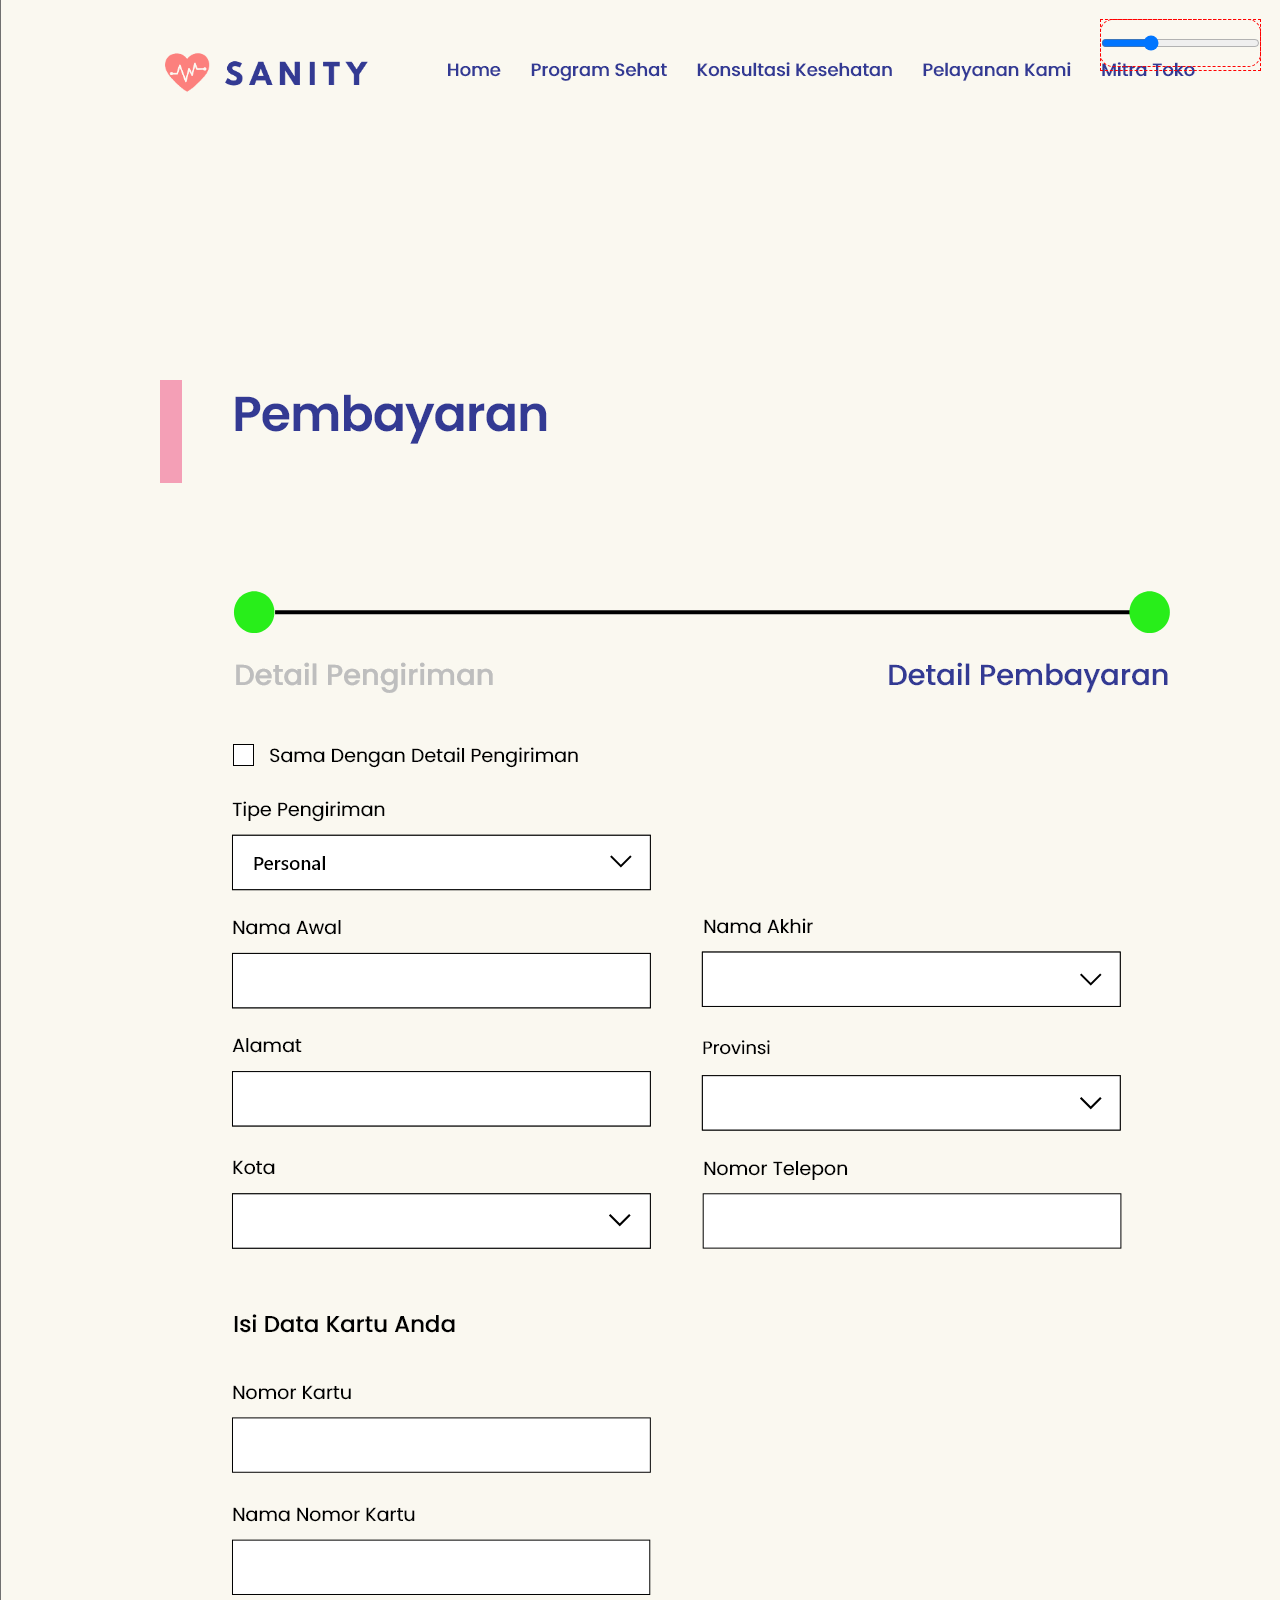
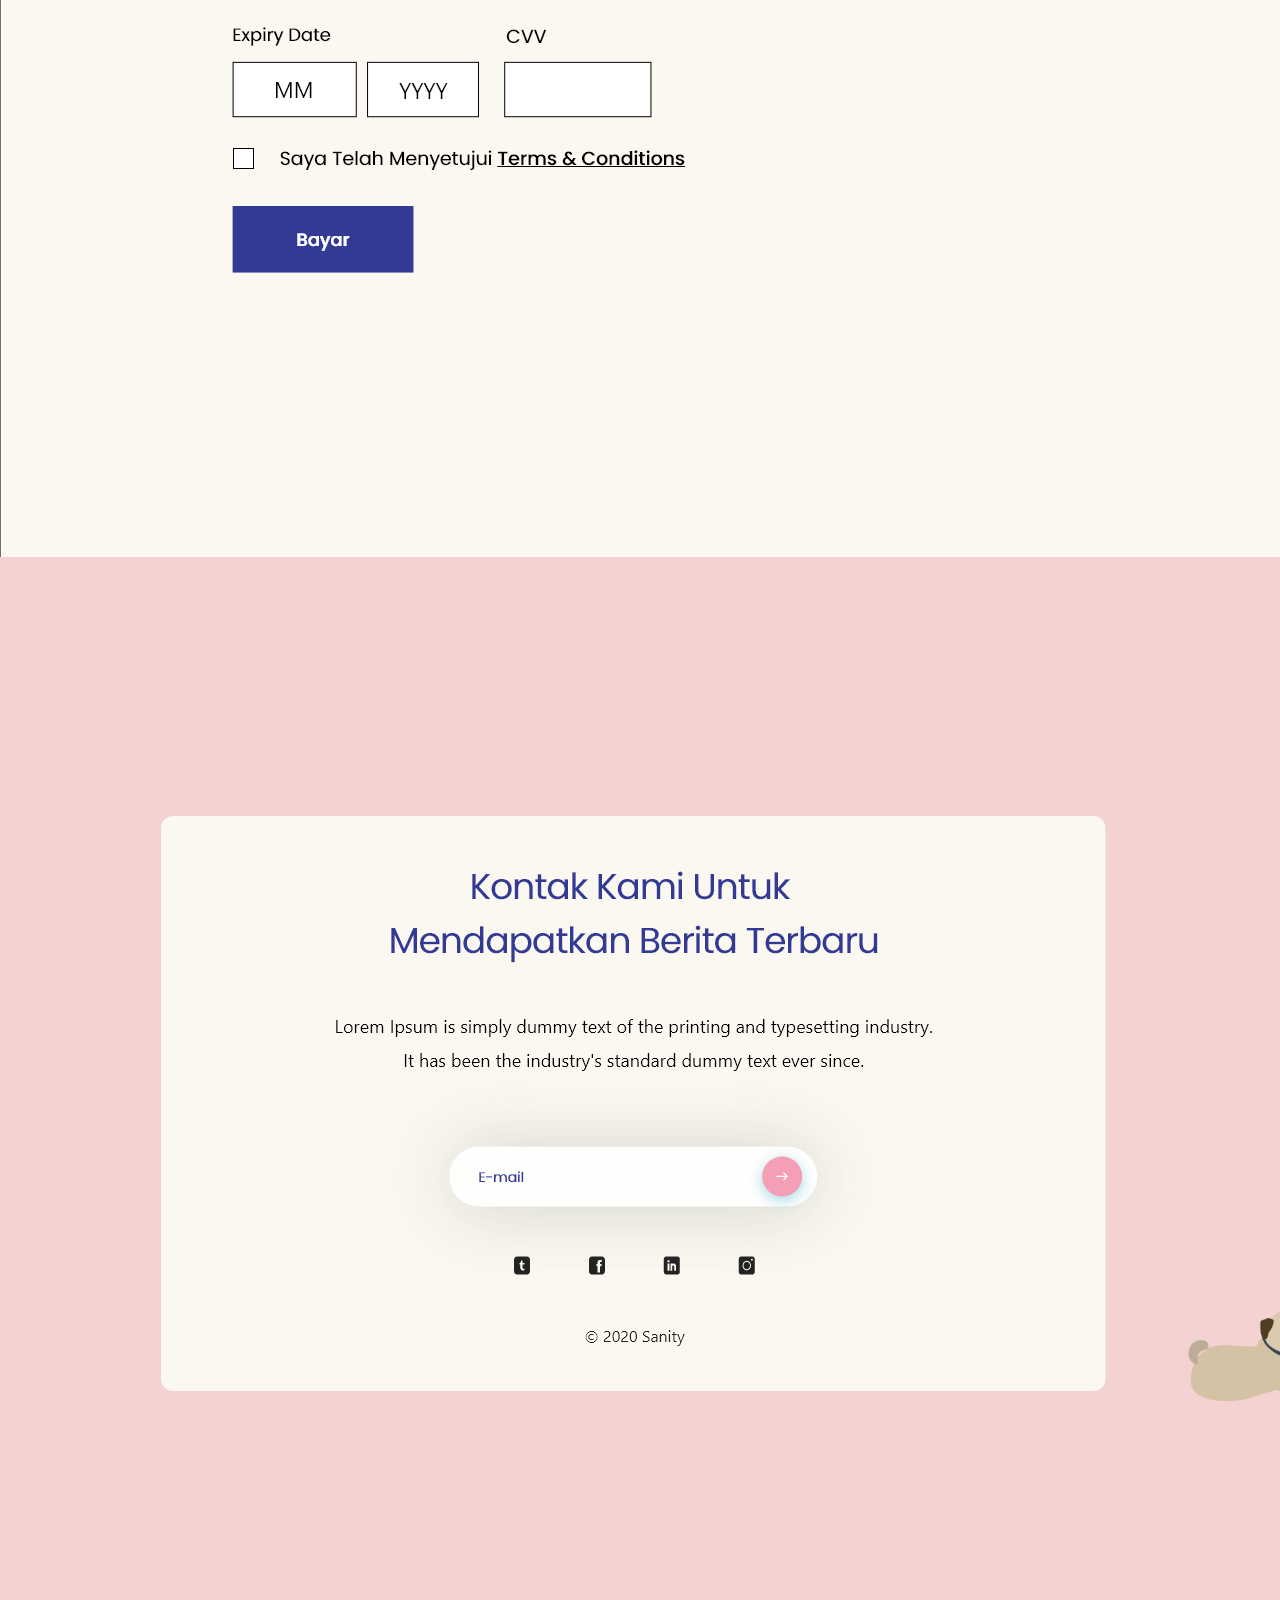
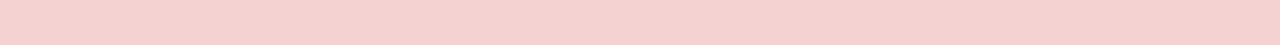
<file: Pembayaran___2.html>
<!DOCTYPE html><html><head><meta charset="utf-8"/><meta http-equiv="X-UA-Compatible" content="IE=edge"/><meta name="viewport" content="width=device-width, initial-scale=1.0"><title>Pembayaran – 2</title><link rel="stylesheet" type="text/css" id="applicationStylesheet" href="Pembayaran___2.css"/><script id="applicationScript" type="text/javascript" src="Pembayaran___2.js"></script></head><body><div id="Pembayaran___2">
	<div style="position:absolute;width:1920px;height:6906px;left:0px;top:-83px;overflow:visible;" data-type="Group" data-name="Group 90" id="Group_90">
		<svg data-type="Rectangle" data-name="Rectangle 102" class="Rectangle_102">
			<rect fill="rgba(250,248,240,1)" stroke="rgba(112,112,112,1)" stroke-width="1px" stroke-linejoin="miter" stroke-linecap="butt" stroke-miterlimit="4" shape-rendering="auto" id="Rectangle_102" rx="0" ry="0" x="0" y="0" width="1920" height="6906">
			</rect>
		</svg>
	</div>
	<img style="position:absolute;width:217.059px;height:45px;left:157px;top:50px;overflow:visible;" data-type="Rectangle" data-name="LOGO" id="LOGO" src="LOGO.png" srcset="LOGO.png 1x, LOGO@2x.png 2x">
	<div style="position:absolute;width:389px;height:103px;left:160px;top:380px;overflow:visible;" data-type="Group" data-name="Group 101" id="Group_101">
		<div data-type="Text" data-name="Pembayaran" id="Pembayaran">
			<span>Pembayaran</span>
		</div>
		<svg data-type="Rectangle" data-name="Rectangle 9" class="Rectangle_9">
			<rect fill="rgba(244,159,182,1)" id="Rectangle_9" rx="0" ry="0" x="0" y="0" width="22" height="103">
			</rect>
		</svg>
	</div>
	<div style="position:absolute;width:2046px;height:1092px;left:-62px;top:2157px;overflow:visible;" data-type="Group" data-name="Group 2137" id="Group_2137">
		<svg data-type="Rectangle" data-name="Rectangle 26" class="Rectangle_26">
			<rect fill="rgba(244,210,210,1)" id="Rectangle_26" rx="0" ry="0" x="0" y="0" width="2046" height="1092">
			</rect>
		</svg>
		<svg data-type="Rectangle" data-name="Rectangle 105" class="Rectangle_105">
			<rect fill="rgba(250,248,240,1)" id="Rectangle_105" rx="12" ry="12" x="0" y="0" width="944.429" height="575">
			</rect>
		</svg>
		<div style="opacity:0.18;transform:translate(63px, -6673px) matrix(1,0,0,1,1397.0004,6816.0005) rotate(-90deg);transform-origin:center;position:absolute;width:415px;height:415px;left:0px;top:0px;overflow:visible;" data-type="Group" data-name="Group 2129" id="Group_2129">
			<svg data-type="Ellipse" data-name="Ellipse 4" class="Ellipse_4">
				<ellipse fill="rgba(49,46,42,1)" id="Ellipse_4" rx="4.068624496459961" ry="4.068624496459961" cx="4.068624496459961" cy="4.068624496459961">
				</ellipse>
			</svg>
			<svg data-type="Ellipse" data-name="Ellipse 5" class="Ellipse_5">
				<ellipse fill="rgba(49,46,42,1)" id="Ellipse_5" rx="4.068624496459961" ry="4.068624496459961" cx="4.068624496459961" cy="4.068624496459961">
				</ellipse>
			</svg>
			<svg data-type="Ellipse" data-name="Ellipse 6" class="Ellipse_6">
				<ellipse fill="rgba(49,46,42,1)" id="Ellipse_6" rx="4.068624496459961" ry="4.068624496459961" cx="4.068624496459961" cy="4.068624496459961">
				</ellipse>
			</svg>
			<svg data-type="Ellipse" data-name="Ellipse 7" class="Ellipse_7">
				<ellipse fill="rgba(49,46,42,1)" id="Ellipse_7" rx="4.068624496459961" ry="4.068624496459961" cx="4.068624496459961" cy="4.068624496459961">
				</ellipse>
			</svg>
			<svg data-type="Ellipse" data-name="Ellipse 8" class="Ellipse_8">
				<ellipse fill="rgba(49,46,42,1)" id="Ellipse_8" rx="4.068624496459961" ry="4.068624496459961" cx="4.068624496459961" cy="4.068624496459961">
				</ellipse>
			</svg>
			<svg data-type="Ellipse" data-name="Ellipse 9" class="Ellipse_9">
				<ellipse fill="rgba(49,46,42,1)" id="Ellipse_9" rx="4.068624496459961" ry="4.068624496459961" cx="4.068624496459961" cy="4.068624496459961">
				</ellipse>
			</svg>
			<svg data-type="Ellipse" data-name="Ellipse 10" class="Ellipse_10">
				<ellipse fill="rgba(49,46,42,1)" id="Ellipse_10" rx="4.068624496459961" ry="4.068624496459961" cx="4.068624496459961" cy="4.068624496459961">
				</ellipse>
			</svg>
			<svg data-type="Ellipse" data-name="Ellipse 11" class="Ellipse_11">
				<ellipse fill="rgba(49,46,42,1)" id="Ellipse_11" rx="4.068624496459961" ry="4.068624496459961" cx="4.068624496459961" cy="4.068624496459961">
				</ellipse>
			</svg>
			<svg data-type="Ellipse" data-name="Ellipse 12" class="Ellipse_12">
				<ellipse fill="rgba(49,46,42,1)" id="Ellipse_12" rx="4.068624496459961" ry="4.068624496459961" cx="4.068624496459961" cy="4.068624496459961">
				</ellipse>
			</svg>
			<svg data-type="Ellipse" data-name="Ellipse 13" class="Ellipse_13">
				<ellipse fill="rgba(49,46,42,1)" id="Ellipse_13" rx="4.068624496459961" ry="4.068624496459961" cx="4.068624496459961" cy="4.068624496459961">
				</ellipse>
			</svg>
			<svg data-type="Ellipse" data-name="Ellipse 14" class="Ellipse_14">
				<ellipse fill="rgba(49,46,42,1)" id="Ellipse_14" rx="4.068624496459961" ry="4.068624496459961" cx="4.068624496459961" cy="4.068624496459961">
				</ellipse>
			</svg>
			<svg data-type="Ellipse" data-name="Ellipse 15" class="Ellipse_15">
				<ellipse fill="rgba(49,46,42,1)" id="Ellipse_15" rx="4.068624496459961" ry="4.068624496459961" cx="4.068624496459961" cy="4.068624496459961">
				</ellipse>
			</svg>
			<svg data-type="Ellipse" data-name="Ellipse 16" class="Ellipse_16">
				<ellipse fill="rgba(49,46,42,1)" id="Ellipse_16" rx="4.068624496459961" ry="4.068624496459961" cx="4.068624496459961" cy="4.068624496459961">
				</ellipse>
			</svg>
			<svg data-type="Ellipse" data-name="Ellipse 17" class="Ellipse_17">
				<ellipse fill="rgba(49,46,42,1)" id="Ellipse_17" rx="4.068624496459961" ry="4.068624496459961" cx="4.068624496459961" cy="4.068624496459961">
				</ellipse>
			</svg>
			<svg data-type="Ellipse" data-name="Ellipse 18" class="Ellipse_18">
				<ellipse fill="rgba(49,46,42,1)" id="Ellipse_18" rx="4.068624496459961" ry="4.068624496459961" cx="4.068624496459961" cy="4.068624496459961">
				</ellipse>
			</svg>
			<svg data-type="Ellipse" data-name="Ellipse 19" class="Ellipse_19">
				<ellipse fill="rgba(49,46,42,1)" id="Ellipse_19" rx="4.068624496459961" ry="4.068624496459961" cx="4.068624496459961" cy="4.068624496459961">
				</ellipse>
			</svg>
			<svg data-type="Ellipse" data-name="Ellipse 20" class="Ellipse_20">
				<ellipse fill="rgba(49,46,42,1)" id="Ellipse_20" rx="4.068624496459961" ry="4.068624496459961" cx="4.068624496459961" cy="4.068624496459961">
				</ellipse>
			</svg>
			<svg data-type="Ellipse" data-name="Ellipse 21" class="Ellipse_21">
				<ellipse fill="rgba(49,46,42,1)" id="Ellipse_21" rx="4.068624496459961" ry="4.068624496459961" cx="4.068624496459961" cy="4.068624496459961">
				</ellipse>
			</svg>
			<svg data-type="Ellipse" data-name="Ellipse 22" class="Ellipse_22">
				<ellipse fill="rgba(49,46,42,1)" id="Ellipse_22" rx="4.068624496459961" ry="4.068624496459961" cx="4.068624496459961" cy="4.068624496459961">
				</ellipse>
			</svg>
			<svg data-type="Ellipse" data-name="Ellipse 23" class="Ellipse_23">
				<ellipse fill="rgba(49,46,42,1)" id="Ellipse_23" rx="4.068624496459961" ry="4.068624496459961" cx="4.068624496459961" cy="4.068624496459961">
				</ellipse>
			</svg>
			<svg data-type="Ellipse" data-name="Ellipse 24" class="Ellipse_24">
				<ellipse fill="rgba(49,46,42,1)" id="Ellipse_24" rx="4.068624496459961" ry="4.068624496459961" cx="4.068624496459961" cy="4.068624496459961">
				</ellipse>
			</svg>
			<svg data-type="Ellipse" data-name="Ellipse 25" class="Ellipse_25">
				<ellipse fill="rgba(49,46,42,1)" id="Ellipse_25" rx="4.068624496459961" ry="4.068624496459961" cx="4.068624496459961" cy="4.068624496459961">
				</ellipse>
			</svg>
			<svg data-type="Ellipse" data-name="Ellipse 26" class="Ellipse_26">
				<ellipse fill="rgba(49,46,42,1)" id="Ellipse_26" rx="4.068624496459961" ry="4.068624496459961" cx="4.068624496459961" cy="4.068624496459961">
				</ellipse>
			</svg>
			<svg data-type="Ellipse" data-name="Ellipse 27" class="Ellipse_27">
				<ellipse fill="rgba(49,46,42,1)" id="Ellipse_27" rx="4.068624496459961" ry="4.068624496459961" cx="4.068624496459961" cy="4.068624496459961">
				</ellipse>
			</svg>
			<svg data-type="Ellipse" data-name="Ellipse 28" class="Ellipse_28">
				<ellipse fill="rgba(49,46,42,1)" id="Ellipse_28" rx="4.068624496459961" ry="4.068624496459961" cx="4.068624496459961" cy="4.068624496459961">
				</ellipse>
			</svg>
			<svg data-type="Ellipse" data-name="Ellipse 29" class="Ellipse_29">
				<ellipse fill="rgba(49,46,42,1)" id="Ellipse_29" rx="4.068624496459961" ry="4.068624496459961" cx="4.068624496459961" cy="4.068624496459961">
				</ellipse>
			</svg>
			<svg data-type="Ellipse" data-name="Ellipse 30" class="Ellipse_30">
				<ellipse fill="rgba(49,46,42,1)" id="Ellipse_30" rx="4.068624496459961" ry="4.068624496459961" cx="4.068624496459961" cy="4.068624496459961">
				</ellipse>
			</svg>
			<svg data-type="Ellipse" data-name="Ellipse 31" class="Ellipse_31">
				<ellipse fill="rgba(49,46,42,1)" id="Ellipse_31" rx="4.068624496459961" ry="4.068624496459961" cx="4.068624496459961" cy="4.068624496459961">
				</ellipse>
			</svg>
			<svg data-type="Ellipse" data-name="Ellipse 32" class="Ellipse_32">
				<ellipse fill="rgba(49,46,42,1)" id="Ellipse_32" rx="4.068624496459961" ry="4.068624496459961" cx="4.068624496459961" cy="4.068624496459961">
				</ellipse>
			</svg>
			<svg data-type="Ellipse" data-name="Ellipse 33" class="Ellipse_33">
				<ellipse fill="rgba(49,46,42,1)" id="Ellipse_33" rx="4.068624496459961" ry="4.068624496459961" cx="4.068624496459961" cy="4.068624496459961">
				</ellipse>
			</svg>
			<svg data-type="Ellipse" data-name="Ellipse 34" class="Ellipse_34">
				<ellipse fill="rgba(49,46,42,1)" id="Ellipse_34" rx="4.068624496459961" ry="4.068624496459961" cx="4.068624496459961" cy="4.068624496459961">
				</ellipse>
			</svg>
			<svg data-type="Ellipse" data-name="Ellipse 35" class="Ellipse_35">
				<ellipse fill="rgba(49,46,42,1)" id="Ellipse_35" rx="4.068624496459961" ry="4.068624496459961" cx="4.068624496459961" cy="4.068624496459961">
				</ellipse>
			</svg>
			<svg data-type="Ellipse" data-name="Ellipse 36" class="Ellipse_36">
				<ellipse fill="rgba(49,46,42,1)" id="Ellipse_36" rx="4.068624496459961" ry="4.068624496459961" cx="4.068624496459961" cy="4.068624496459961">
				</ellipse>
			</svg>
			<svg data-type="Ellipse" data-name="Ellipse 37" class="Ellipse_37">
				<ellipse fill="rgba(49,46,42,1)" id="Ellipse_37" rx="4.068624496459961" ry="4.068624496459961" cx="4.068624496459961" cy="4.068624496459961">
				</ellipse>
			</svg>
			<svg data-type="Ellipse" data-name="Ellipse 38" class="Ellipse_38">
				<ellipse fill="rgba(49,46,42,1)" id="Ellipse_38" rx="4.068624496459961" ry="4.068624496459961" cx="4.068624496459961" cy="4.068624496459961">
				</ellipse>
			</svg>
			<svg data-type="Ellipse" data-name="Ellipse 39" class="Ellipse_39">
				<ellipse fill="rgba(49,46,42,1)" id="Ellipse_39" rx="4.068624496459961" ry="4.068624496459961" cx="4.068624496459961" cy="4.068624496459961">
				</ellipse>
			</svg>
			<svg data-type="Ellipse" data-name="Ellipse 40" class="Ellipse_40">
				<ellipse fill="rgba(49,46,42,1)" id="Ellipse_40" rx="4.068624496459961" ry="4.068624496459961" cx="4.068624496459961" cy="4.068624496459961">
				</ellipse>
			</svg>
			<svg data-type="Ellipse" data-name="Ellipse 41" class="Ellipse_41">
				<ellipse fill="rgba(49,46,42,1)" id="Ellipse_41" rx="4.068624496459961" ry="4.068624496459961" cx="4.068624496459961" cy="4.068624496459961">
				</ellipse>
			</svg>
			<svg data-type="Ellipse" data-name="Ellipse 42" class="Ellipse_42">
				<ellipse fill="rgba(49,46,42,1)" id="Ellipse_42" rx="4.068624496459961" ry="4.068624496459961" cx="4.068624496459961" cy="4.068624496459961">
				</ellipse>
			</svg>
			<svg data-type="Ellipse" data-name="Ellipse 43" class="Ellipse_43">
				<ellipse fill="rgba(49,46,42,1)" id="Ellipse_43" rx="4.068624496459961" ry="4.068624496459961" cx="4.068624496459961" cy="4.068624496459961">
				</ellipse>
			</svg>
			<svg data-type="Ellipse" data-name="Ellipse 44" class="Ellipse_44">
				<ellipse fill="rgba(49,46,42,1)" id="Ellipse_44" rx="4.068624496459961" ry="4.068624496459961" cx="4.068624496459961" cy="4.068624496459961">
				</ellipse>
			</svg>
			<svg data-type="Ellipse" data-name="Ellipse 45" class="Ellipse_45">
				<ellipse fill="rgba(49,46,42,1)" id="Ellipse_45" rx="4.068624496459961" ry="4.068624496459961" cx="4.068624496459961" cy="4.068624496459961">
				</ellipse>
			</svg>
			<svg data-type="Ellipse" data-name="Ellipse 46" class="Ellipse_46">
				<ellipse fill="rgba(49,46,42,1)" id="Ellipse_46" rx="4.068624496459961" ry="4.068624496459961" cx="4.068624496459961" cy="4.068624496459961">
				</ellipse>
			</svg>
			<svg data-type="Ellipse" data-name="Ellipse 47" class="Ellipse_47">
				<ellipse fill="rgba(49,46,42,1)" id="Ellipse_47" rx="4.068624496459961" ry="4.068624496459961" cx="4.068624496459961" cy="4.068624496459961">
				</ellipse>
			</svg>
			<svg data-type="Ellipse" data-name="Ellipse 48" class="Ellipse_48">
				<ellipse fill="rgba(49,46,42,1)" id="Ellipse_48" rx="4.068624496459961" ry="4.068624496459961" cx="4.068624496459961" cy="4.068624496459961">
				</ellipse>
			</svg>
			<svg data-type="Ellipse" data-name="Ellipse 49" class="Ellipse_49">
				<ellipse fill="rgba(49,46,42,1)" id="Ellipse_49" rx="4.068624496459961" ry="4.068624496459961" cx="4.068624496459961" cy="4.068624496459961">
				</ellipse>
			</svg>
			<svg data-type="Ellipse" data-name="Ellipse 50" class="Ellipse_50">
				<ellipse fill="rgba(49,46,42,1)" id="Ellipse_50" rx="4.068624496459961" ry="4.068624496459961" cx="4.068624496459961" cy="4.068624496459961">
				</ellipse>
			</svg>
			<svg data-type="Ellipse" data-name="Ellipse 51" class="Ellipse_51">
				<ellipse fill="rgba(49,46,42,1)" id="Ellipse_51" rx="4.068624496459961" ry="4.068624496459961" cx="4.068624496459961" cy="4.068624496459961">
				</ellipse>
			</svg>
			<svg data-type="Ellipse" data-name="Ellipse 52" class="Ellipse_52">
				<ellipse fill="rgba(49,46,42,1)" id="Ellipse_52" rx="4.068624496459961" ry="4.068624496459961" cx="4.068624496459961" cy="4.068624496459961">
				</ellipse>
			</svg>
			<svg data-type="Ellipse" data-name="Ellipse 53" class="Ellipse_53">
				<ellipse fill="rgba(49,46,42,1)" id="Ellipse_53" rx="4.068624496459961" ry="4.068624496459961" cx="4.068624496459961" cy="4.068624496459961">
				</ellipse>
			</svg>
			<svg data-type="Ellipse" data-name="Ellipse 54" class="Ellipse_54">
				<ellipse fill="rgba(49,46,42,1)" id="Ellipse_54" rx="4.068624496459961" ry="4.068624496459961" cx="4.068624496459961" cy="4.068624496459961">
				</ellipse>
			</svg>
			<svg data-type="Ellipse" data-name="Ellipse 55" class="Ellipse_55">
				<ellipse fill="rgba(49,46,42,1)" id="Ellipse_55" rx="4.068624496459961" ry="4.068624496459961" cx="4.068624496459961" cy="4.068624496459961">
				</ellipse>
			</svg>
			<svg data-type="Ellipse" data-name="Ellipse 56" class="Ellipse_56">
				<ellipse fill="rgba(49,46,42,1)" id="Ellipse_56" rx="4.068624496459961" ry="4.068624496459961" cx="4.068624496459961" cy="4.068624496459961">
				</ellipse>
			</svg>
			<svg data-type="Ellipse" data-name="Ellipse 57" class="Ellipse_57">
				<ellipse fill="rgba(49,46,42,1)" id="Ellipse_57" rx="4.068624496459961" ry="4.068624496459961" cx="4.068624496459961" cy="4.068624496459961">
				</ellipse>
			</svg>
			<svg data-type="Ellipse" data-name="Ellipse 58" class="Ellipse_58">
				<ellipse fill="rgba(49,46,42,1)" id="Ellipse_58" rx="4.068624496459961" ry="4.068624496459961" cx="4.068624496459961" cy="4.068624496459961">
				</ellipse>
			</svg>
			<svg data-type="Ellipse" data-name="Ellipse 59" class="Ellipse_59">
				<ellipse fill="rgba(49,46,42,1)" id="Ellipse_59" rx="4.068624496459961" ry="4.068624496459961" cx="4.068624496459961" cy="4.068624496459961">
				</ellipse>
			</svg>
			<svg data-type="Ellipse" data-name="Ellipse 60" class="Ellipse_60">
				<ellipse fill="rgba(49,46,42,1)" id="Ellipse_60" rx="4.068624496459961" ry="4.068624496459961" cx="4.068624496459961" cy="4.068624496459961">
				</ellipse>
			</svg>
			<svg data-type="Ellipse" data-name="Ellipse 61" class="Ellipse_61">
				<ellipse fill="rgba(49,46,42,1)" id="Ellipse_61" rx="4.068624496459961" ry="4.068624496459961" cx="4.068624496459961" cy="4.068624496459961">
				</ellipse>
			</svg>
			<svg data-type="Ellipse" data-name="Ellipse 62" class="Ellipse_62">
				<ellipse fill="rgba(49,46,42,1)" id="Ellipse_62" rx="4.068624496459961" ry="4.068624496459961" cx="4.068624496459961" cy="4.068624496459961">
				</ellipse>
			</svg>
			<svg data-type="Ellipse" data-name="Ellipse 63" class="Ellipse_63">
				<ellipse fill="rgba(49,46,42,1)" id="Ellipse_63" rx="4.068624496459961" ry="4.068624496459961" cx="4.068624496459961" cy="4.068624496459961">
				</ellipse>
			</svg>
			<svg data-type="Ellipse" data-name="Ellipse 64" class="Ellipse_64">
				<ellipse fill="rgba(49,46,42,1)" id="Ellipse_64" rx="4.068624496459961" ry="4.068624496459961" cx="4.068624496459961" cy="4.068624496459961">
				</ellipse>
			</svg>
			<svg data-type="Ellipse" data-name="Ellipse 65" class="Ellipse_65">
				<ellipse fill="rgba(49,46,42,1)" id="Ellipse_65" rx="4.068624496459961" ry="4.068624496459961" cx="4.068624496459961" cy="4.068624496459961">
				</ellipse>
			</svg>
			<svg data-type="Ellipse" data-name="Ellipse 66" class="Ellipse_66">
				<ellipse fill="rgba(49,46,42,1)" id="Ellipse_66" rx="4.068624496459961" ry="4.068624496459961" cx="4.068624496459961" cy="4.068624496459961">
				</ellipse>
			</svg>
			<svg data-type="Ellipse" data-name="Ellipse 67" class="Ellipse_67">
				<ellipse fill="rgba(49,46,42,1)" id="Ellipse_67" rx="4.068624496459961" ry="4.068624496459961" cx="4.068624496459961" cy="4.068624496459961">
				</ellipse>
			</svg>
			<svg data-type="Ellipse" data-name="Ellipse 68" class="Ellipse_68">
				<ellipse fill="rgba(49,46,42,1)" id="Ellipse_68" rx="4.068624496459961" ry="4.068624496459961" cx="4.068624496459961" cy="4.068624496459961">
				</ellipse>
			</svg>
			<svg data-type="Ellipse" data-name="Ellipse 69" class="Ellipse_69">
				<ellipse fill="rgba(49,46,42,1)" id="Ellipse_69" rx="4.068624496459961" ry="4.068624496459961" cx="4.068624496459961" cy="4.068624496459961">
				</ellipse>
			</svg>
			<svg data-type="Ellipse" data-name="Ellipse 70" class="Ellipse_70">
				<ellipse fill="rgba(49,46,42,1)" id="Ellipse_70" rx="4.068624496459961" ry="4.068624496459961" cx="4.068624496459961" cy="4.068624496459961">
				</ellipse>
			</svg>
			<svg data-type="Ellipse" data-name="Ellipse 71" class="Ellipse_71">
				<ellipse fill="rgba(49,46,42,1)" id="Ellipse_71" rx="4.068624496459961" ry="4.068624496459961" cx="4.068624496459961" cy="4.068624496459961">
				</ellipse>
			</svg>
			<svg data-type="Ellipse" data-name="Ellipse 72" class="Ellipse_72">
				<ellipse fill="rgba(49,46,42,1)" id="Ellipse_72" rx="4.068624496459961" ry="4.068624496459961" cx="4.068624496459961" cy="4.068624496459961">
				</ellipse>
			</svg>
			<svg data-type="Ellipse" data-name="Ellipse 73" class="Ellipse_73">
				<ellipse fill="rgba(49,46,42,1)" id="Ellipse_73" rx="4.068624496459961" ry="4.068624496459961" cx="4.068624496459961" cy="4.068624496459961">
				</ellipse>
			</svg>
			<svg data-type="Ellipse" data-name="Ellipse 74" class="Ellipse_74">
				<ellipse fill="rgba(49,46,42,1)" id="Ellipse_74" rx="4.068624496459961" ry="4.068624496459961" cx="4.068624496459961" cy="4.068624496459961">
				</ellipse>
			</svg>
			<svg data-type="Ellipse" data-name="Ellipse 75" class="Ellipse_75">
				<ellipse fill="rgba(49,46,42,1)" id="Ellipse_75" rx="4.068624496459961" ry="4.068624496459961" cx="4.068624496459961" cy="4.068624496459961">
				</ellipse>
			</svg>
			<svg data-type="Ellipse" data-name="Ellipse 76" class="Ellipse_76">
				<ellipse fill="rgba(49,46,42,1)" id="Ellipse_76" rx="4.068624496459961" ry="4.068624496459961" cx="4.068624496459961" cy="4.068624496459961">
				</ellipse>
			</svg>
			<svg data-type="Ellipse" data-name="Ellipse 77" class="Ellipse_77">
				<ellipse fill="rgba(49,46,42,1)" id="Ellipse_77" rx="4.068624496459961" ry="4.068624496459961" cx="4.068624496459961" cy="4.068624496459961">
				</ellipse>
			</svg>
			<svg data-type="Ellipse" data-name="Ellipse 78" class="Ellipse_78">
				<ellipse fill="rgba(49,46,42,1)" id="Ellipse_78" rx="4.068624496459961" ry="4.068624496459961" cx="4.068624496459961" cy="4.068624496459961">
				</ellipse>
			</svg>
			<svg data-type="Ellipse" data-name="Ellipse 79" class="Ellipse_79">
				<ellipse fill="rgba(49,46,42,1)" id="Ellipse_79" rx="4.068624496459961" ry="4.068624496459961" cx="4.068624496459961" cy="4.068624496459961">
				</ellipse>
			</svg>
			<svg data-type="Ellipse" data-name="Ellipse 80" class="Ellipse_80">
				<ellipse fill="rgba(49,46,42,1)" id="Ellipse_80" rx="4.068624496459961" ry="4.068624496459961" cx="4.068624496459961" cy="4.068624496459961">
				</ellipse>
			</svg>
			<svg data-type="Ellipse" data-name="Ellipse 81" class="Ellipse_81">
				<ellipse fill="rgba(49,46,42,1)" id="Ellipse_81" rx="4.068624496459961" ry="4.068624496459961" cx="4.068624496459961" cy="4.068624496459961">
				</ellipse>
			</svg>
			<svg data-type="Ellipse" data-name="Ellipse 82" class="Ellipse_82">
				<ellipse fill="rgba(49,46,42,1)" id="Ellipse_82" rx="4.068624496459961" ry="4.068624496459961" cx="4.068624496459961" cy="4.068624496459961">
				</ellipse>
			</svg>
			<svg data-type="Ellipse" data-name="Ellipse 83" class="Ellipse_83">
				<ellipse fill="rgba(49,46,42,1)" id="Ellipse_83" rx="4.068624496459961" ry="4.068624496459961" cx="4.068624496459961" cy="4.068624496459961">
				</ellipse>
			</svg>
			<svg data-type="Ellipse" data-name="Ellipse 84" class="Ellipse_84">
				<ellipse fill="rgba(49,46,42,1)" id="Ellipse_84" rx="4.068624496459961" ry="4.068624496459961" cx="4.068624496459961" cy="4.068624496459961">
				</ellipse>
			</svg>
			<svg data-type="Ellipse" data-name="Ellipse 85" class="Ellipse_85">
				<ellipse fill="rgba(49,46,42,1)" id="Ellipse_85" rx="4.068624496459961" ry="4.068624496459961" cx="4.068624496459961" cy="4.068624496459961">
				</ellipse>
			</svg>
			<svg data-type="Ellipse" data-name="Ellipse 86" class="Ellipse_86">
				<ellipse fill="rgba(49,46,42,1)" id="Ellipse_86" rx="4.068624496459961" ry="4.068624496459961" cx="4.068624496459961" cy="4.068624496459961">
				</ellipse>
			</svg>
			<svg data-type="Ellipse" data-name="Ellipse 87" class="Ellipse_87">
				<ellipse fill="rgba(49,46,42,1)" id="Ellipse_87" rx="4.068624496459961" ry="4.068624496459961" cx="4.068624496459961" cy="4.068624496459961">
				</ellipse>
			</svg>
			<svg data-type="Ellipse" data-name="Ellipse 88" class="Ellipse_88">
				<ellipse fill="rgba(49,46,42,1)" id="Ellipse_88" rx="4.068624496459961" ry="4.068624496459961" cx="4.068624496459961" cy="4.068624496459961">
				</ellipse>
			</svg>
			<svg data-type="Ellipse" data-name="Ellipse 89" class="Ellipse_89">
				<ellipse fill="rgba(49,46,42,1)" id="Ellipse_89" rx="4.068624496459961" ry="4.068624496459961" cx="4.068624496459961" cy="4.068624496459961">
				</ellipse>
			</svg>
			<svg data-type="Ellipse" data-name="Ellipse 90" class="Ellipse_90">
				<ellipse fill="rgba(49,46,42,1)" id="Ellipse_90" rx="4.068624496459961" ry="4.068624496459961" cx="4.068624496459961" cy="4.068624496459961">
				</ellipse>
			</svg>
			<svg data-type="Ellipse" data-name="Ellipse 91" class="Ellipse_91">
				<ellipse fill="rgba(49,46,42,1)" id="Ellipse_91" rx="4.068624496459961" ry="4.068624496459961" cx="4.068624496459961" cy="4.068624496459961">
				</ellipse>
			</svg>
			<svg data-type="Ellipse" data-name="Ellipse 92" class="Ellipse_92">
				<ellipse fill="rgba(49,46,42,1)" id="Ellipse_92" rx="4.068624496459961" ry="4.068624496459961" cx="4.068624496459961" cy="4.068624496459961">
				</ellipse>
			</svg>
			<svg data-type="Ellipse" data-name="Ellipse 93" class="Ellipse_93">
				<ellipse fill="rgba(49,46,42,1)" id="Ellipse_93" rx="4.068624496459961" ry="4.068624496459961" cx="4.068624496459961" cy="4.068624496459961">
				</ellipse>
			</svg>
			<svg data-type="Ellipse" data-name="Ellipse 94" class="Ellipse_94">
				<ellipse fill="rgba(49,46,42,1)" id="Ellipse_94" rx="4.068624496459961" ry="4.068624496459961" cx="4.068624496459961" cy="4.068624496459961">
				</ellipse>
			</svg>
			<svg data-type="Ellipse" data-name="Ellipse 95" class="Ellipse_95">
				<ellipse fill="rgba(49,46,42,1)" id="Ellipse_95" rx="4.068624496459961" ry="4.068624496459961" cx="4.068624496459961" cy="4.068624496459961">
				</ellipse>
			</svg>
			<svg data-type="Ellipse" data-name="Ellipse 96" class="Ellipse_96">
				<ellipse fill="rgba(49,46,42,1)" id="Ellipse_96" rx="4.068624496459961" ry="4.068624496459961" cx="4.068624496459961" cy="4.068624496459961">
				</ellipse>
			</svg>
			<svg data-type="Ellipse" data-name="Ellipse 97" class="Ellipse_97">
				<ellipse fill="rgba(49,46,42,1)" id="Ellipse_97" rx="4.068624496459961" ry="4.068624496459961" cx="4.068624496459961" cy="4.068624496459961">
				</ellipse>
			</svg>
			<svg data-type="Ellipse" data-name="Ellipse 98" class="Ellipse_98">
				<ellipse fill="rgba(49,46,42,1)" id="Ellipse_98" rx="4.068624496459961" ry="4.068624496459961" cx="4.068624496459961" cy="4.068624496459961">
				</ellipse>
			</svg>
			<svg data-type="Ellipse" data-name="Ellipse 99" class="Ellipse_99">
				<ellipse fill="rgba(49,46,42,1)" id="Ellipse_99" rx="4.068624496459961" ry="4.068624496459961" cx="4.068624496459961" cy="4.068624496459961">
				</ellipse>
			</svg>
			<svg data-type="Ellipse" data-name="Ellipse 100" class="Ellipse_100">
				<ellipse fill="rgba(49,46,42,1)" id="Ellipse_100" rx="4.068624496459961" ry="4.068624496459961" cx="4.068624496459961" cy="4.068624496459961">
				</ellipse>
			</svg>
			<svg data-type="Ellipse" data-name="Ellipse 101" class="Ellipse_101">
				<ellipse fill="rgba(49,46,42,1)" id="Ellipse_101" rx="4.068624496459961" ry="4.068624496459961" cx="4.068624496459961" cy="4.068624496459961">
				</ellipse>
			</svg>
			<svg data-type="Ellipse" data-name="Ellipse 102" class="Ellipse_102">
				<ellipse fill="rgba(49,46,42,1)" id="Ellipse_102" rx="4.068624496459961" ry="4.068624496459961" cx="4.068624496459961" cy="4.068624496459961">
				</ellipse>
			</svg>
			<svg data-type="Ellipse" data-name="Ellipse 103" class="Ellipse_103">
				<ellipse fill="rgba(49,46,42,1)" id="Ellipse_103" rx="4.068624496459961" ry="4.068624496459961" cx="4.068624496459961" cy="4.068624496459961">
				</ellipse>
			</svg>
			<svg data-type="Ellipse" data-name="Ellipse 104" class="Ellipse_104">
				<ellipse fill="rgba(49,46,42,1)" id="Ellipse_104" rx="4.068624496459961" ry="4.068624496459961" cx="4.068624496459961" cy="4.068624496459961">
				</ellipse>
			</svg>
			<svg data-type="Ellipse" data-name="Ellipse 105" class="Ellipse_105">
				<ellipse fill="rgba(49,46,42,1)" id="Ellipse_105" rx="4.068624496459961" ry="4.068624496459961" cx="4.068624496459961" cy="4.068624496459961">
				</ellipse>
			</svg>
			<svg data-type="Ellipse" data-name="Ellipse 106" class="Ellipse_106">
				<ellipse fill="rgba(49,46,42,1)" id="Ellipse_106" rx="4.068624496459961" ry="4.068624496459961" cx="4.068624496459961" cy="4.068624496459961">
				</ellipse>
			</svg>
			<svg data-type="Ellipse" data-name="Ellipse 107" class="Ellipse_107">
				<ellipse fill="rgba(49,46,42,1)" id="Ellipse_107" rx="4.068624496459961" ry="4.068624496459961" cx="4.068624496459961" cy="4.068624496459961">
				</ellipse>
			</svg>
			<svg data-type="Ellipse" data-name="Ellipse 108" class="Ellipse_108">
				<ellipse fill="rgba(49,46,42,1)" id="Ellipse_108" rx="4.068624496459961" ry="4.068624496459961" cx="4.068624496459961" cy="4.068624496459961">
				</ellipse>
			</svg>
			<svg data-type="Ellipse" data-name="Ellipse 109" class="Ellipse_109">
				<ellipse fill="rgba(49,46,42,1)" id="Ellipse_109" rx="4.068624496459961" ry="4.068624496459961" cx="4.068624496459961" cy="4.068624496459961">
				</ellipse>
			</svg>
			<svg data-type="Ellipse" data-name="Ellipse 110" class="Ellipse_110">
				<ellipse fill="rgba(49,46,42,1)" id="Ellipse_110" rx="4.068624496459961" ry="4.068624496459961" cx="4.068624496459961" cy="4.068624496459961">
				</ellipse>
			</svg>
			<svg data-type="Ellipse" data-name="Ellipse 111" class="Ellipse_111">
				<ellipse fill="rgba(49,46,42,1)" id="Ellipse_111" rx="4.068624496459961" ry="4.068624496459961" cx="4.068624496459961" cy="4.068624496459961">
				</ellipse>
			</svg>
			<svg data-type="Ellipse" data-name="Ellipse 112" class="Ellipse_112">
				<ellipse fill="rgba(49,46,42,1)" id="Ellipse_112" rx="4.068624496459961" ry="4.068624496459961" cx="4.068624496459961" cy="4.068624496459961">
				</ellipse>
			</svg>
			<svg data-type="Ellipse" data-name="Ellipse 113" class="Ellipse_113">
				<ellipse fill="rgba(49,46,42,1)" id="Ellipse_113" rx="4.068624496459961" ry="4.068624496459961" cx="4.068624496459961" cy="4.068624496459961">
				</ellipse>
			</svg>
			<svg data-type="Ellipse" data-name="Ellipse 114" class="Ellipse_114">
				<ellipse fill="rgba(49,46,42,1)" id="Ellipse_114" rx="4.068624496459961" ry="4.068624496459961" cx="4.068624496459961" cy="4.068624496459961">
				</ellipse>
			</svg>
			<svg data-type="Ellipse" data-name="Ellipse 115" class="Ellipse_115">
				<ellipse fill="rgba(49,46,42,1)" id="Ellipse_115" rx="4.068624496459961" ry="4.068624496459961" cx="4.068624496459961" cy="4.068624496459961">
				</ellipse>
			</svg>
			<svg data-type="Ellipse" data-name="Ellipse 116" class="Ellipse_116">
				<ellipse fill="rgba(49,46,42,1)" id="Ellipse_116" rx="4.068624496459961" ry="4.068624496459961" cx="4.068624496459961" cy="4.068624496459961">
				</ellipse>
			</svg>
			<svg data-type="Ellipse" data-name="Ellipse 117" class="Ellipse_117">
				<ellipse fill="rgba(49,46,42,1)" id="Ellipse_117" rx="4.068624496459961" ry="4.068624496459961" cx="4.068624496459961" cy="4.068624496459961">
				</ellipse>
			</svg>
			<svg data-type="Ellipse" data-name="Ellipse 118" class="Ellipse_118">
				<ellipse fill="rgba(49,46,42,1)" id="Ellipse_118" rx="4.068624496459961" ry="4.068624496459961" cx="4.068624496459961" cy="4.068624496459961">
				</ellipse>
			</svg>
			<svg data-type="Ellipse" data-name="Ellipse 119" class="Ellipse_119">
				<ellipse fill="rgba(49,46,42,1)" id="Ellipse_119" rx="4.068624496459961" ry="4.068624496459961" cx="4.068624496459961" cy="4.068624496459961">
				</ellipse>
			</svg>
			<svg data-type="Ellipse" data-name="Ellipse 120" class="Ellipse_120">
				<ellipse fill="rgba(49,46,42,1)" id="Ellipse_120" rx="4.068624496459961" ry="4.068624496459961" cx="4.068624496459961" cy="4.068624496459961">
				</ellipse>
			</svg>
			<svg data-type="Ellipse" data-name="Ellipse 121" class="Ellipse_121">
				<ellipse fill="rgba(49,46,42,1)" id="Ellipse_121" rx="4.068624496459961" ry="4.068624496459961" cx="4.068624496459961" cy="4.068624496459961">
				</ellipse>
			</svg>
			<svg data-type="Ellipse" data-name="Ellipse 122" class="Ellipse_122">
				<ellipse fill="rgba(49,46,42,1)" id="Ellipse_122" rx="4.068624496459961" ry="4.068624496459961" cx="4.068624496459961" cy="4.068624496459961">
				</ellipse>
			</svg>
			<svg data-type="Ellipse" data-name="Ellipse 123" class="Ellipse_123">
				<ellipse fill="rgba(49,46,42,1)" id="Ellipse_123" rx="4.068624496459961" ry="4.068624496459961" cx="4.068624496459961" cy="4.068624496459961">
				</ellipse>
			</svg>
			<svg data-type="Ellipse" data-name="Ellipse 124" class="Ellipse_124">
				<ellipse fill="rgba(49,46,42,1)" id="Ellipse_124" rx="4.068624496459961" ry="4.068624496459961" cx="4.068624496459961" cy="4.068624496459961">
				</ellipse>
			</svg>
		</div>
		<div style="position:absolute;width:859.361px;height:486px;left:266px;top:303.5px;overflow:visible;" data-type="Group" data-name="Group 2115" id="Group_2115">
			<div data-type="Text" data-name="© 2019 Charge.wp" id="__2019_Charge_wp">
				<span>© 2020 Sanity</span>
			</div>
			<div style="position:absolute;width:240.747px;height:18px;left:310px;top:396px;overflow:visible;" data-type="Group" data-name="down" id="down">
				<div style="position:absolute;width:240.747px;height:18px;left:0px;top:0px;overflow:visible;" data-type="Group" data-name="socials" id="socials">
					<svg data-type="Boolean Group" data-name="Shape" class="Shape" viewBox="0 0 16 18">
						<path fill="rgba(33,33,33,1)" id="Shape" d="M 13.65659999847412 18 L 2.343599796295166 18 C 1.051329970359802 18 0 16.81726837158203 0 15.36348247528076 L 0 2.636516809463501 C 0 1.18273138999939 1.051329970359802 0 2.343599796295166 0 L 13.65659999847412 0 C 14.9488697052002 0 16.00020027160645 1.18273138999939 16.00020027160645 2.636516809463501 L 16.00020027160645 15.36348247528076 C 16.00020027160645 16.81726837158203 14.9488697052002 18 13.65659999847412 18 Z M 8.000100135803223 4.288896560668945 C 5.673630237579346 4.288896560668945 3.780900001525879 6.418190956115723 3.780900001525879 9.035436630249023 C 3.780900001525879 11.65213203430176 5.673630237579346 13.78096485137939 8.000100135803223 13.78096485137939 C 10.32608032226563 13.78096485137939 12.21840000152588 11.65213203430176 12.21840000152588 9.035436630249023 C 12.21840000152588 6.418190956115723 10.32608032226563 4.288896560668945 8.000100135803223 4.288896560668945 Z M 13.15620040893555 2.179885149002075 C 12.63910007476807 2.179885149002075 12.21840000152588 2.652705430984497 12.21840000152588 3.233884572982788 C 12.21840000152588 3.815614700317383 12.63910007476807 4.288896560668945 13.15620040893555 4.288896560668945 C 13.67329978942871 4.288896560668945 14.0939998626709 3.815614700317383 14.0939998626709 3.233884572982788 C 14.0939998626709 2.652705430984497 13.67329978942871 2.179885149002075 13.15620040893555 2.179885149002075 Z M 8.000100135803223 12.72595405578613 C 6.190730094909668 12.72595405578613 4.718699932098389 11.07039070129395 4.718699932098389 9.035436630249023 C 4.718699932098389 6.999921321868896 6.190730094909668 5.343908309936523 8.000100135803223 5.343908309936523 C 9.809470176696777 5.343908309936523 11.2814998626709 6.999921321868896 11.2814998626709 9.035436630249023 C 11.2814998626709 11.07039070129395 9.809470176696777 12.72595405578613 8.000100135803223 12.72595405578613 Z">
						</path>
					</svg>
					<svg data-type="Boolean Group" data-name="Shape" class="Shape_el" viewBox="0 0 16 18">
						<path fill="rgba(33,33,33,1)" id="Shape_el" d="M 13.65659999847412 18 L 2.343599796295166 18 C 1.051329970359802 18 0 16.81726837158203 0 15.36348247528076 L 0 2.636516809463501 C 0 1.18273138999939 1.051329970359802 0 2.343599796295166 0 L 13.65659999847412 0 C 14.9488697052002 0 16.00020027160645 1.18273138999939 16.00020027160645 2.636516809463501 L 16.00020027160645 15.36348247528076 C 16.00020027160645 16.81726837158203 14.9488697052002 18 13.65659999847412 18 Z M 9.405900001525879 9 C 9.923000335693359 9 10.34370040893555 9.473281860351563 10.34370040893555 10.05501270294189 L 10.34370040893555 14.27303409576416 L 12.21840000152588 14.27303409576416 L 12.21840000152588 9.691529273986816 C 12.21840000152588 8.174496650695801 11.14515972137451 6.892001628875732 9.874799728393555 6.890988826751709 C 9.440400123596191 6.890988826751709 9.14840030670166 7.013094902038574 8.839260101318359 7.142367362976074 C 8.722109794616699 7.191349029541016 8.601810455322266 7.241646766662598 8.468999862670898 7.287883758544922 L 8.468999862670898 6.890988826751709 L 6.593400001525879 6.890988826751709 L 6.593400001525879 14.27303409576416 L 8.468999862670898 14.27303409576416 L 8.468999862670898 10.05501270294189 C 8.468999862670898 9.473281860351563 8.889289855957031 9 9.405900001525879 9 Z M 3.780900001525879 6.890988826751709 L 3.780900001525879 14.27303409576416 L 5.656500339508057 14.27303409576416 L 5.656500339508057 6.890988826751709 L 3.780900001525879 6.890988826751709 Z M 3.780900001525879 3.726965665817261 L 3.780900001525879 5.835977077484131 L 5.656500339508057 5.835977077484131 L 5.656500339508057 3.726965665817261 L 3.780900001525879 3.726965665817261 Z">
						</path>
					</svg>
					<svg data-type="Boolean Group" data-name="Shape" class="Shape_em" viewBox="0 0 16 18">
						<path fill="rgba(33,33,33,1)" id="Shape_em" d="M 12.99960041046143 18 L 2.999699831008911 18 C 1.345659971237183 18 0 16.48570251464844 0 14.62436771392822 L 0 3.374620199203491 C 0 1.513848543167114 1.345659971237183 0 2.999699831008911 0 L 12.99960041046143 0 C 14.65414047241211 0 16.00020027160645 1.513848543167114 16.00020027160645 3.374620199203491 L 16.00020027160645 14.62436771392822 C 16.00020027160645 16.48570251464844 14.65414047241211 18 12.99960041046143 18 Z M 7.625699996948242 7.593655109405518 L 7.625699996948242 9.693553924560547 L 8.595900535583496 9.693553924560547 L 8.595900535583496 15.9274377822876 L 11.09609985351563 15.9274377822876 L 11.09609985351563 9.693553924560547 L 12.59280014038086 9.693553924560547 L 12.79710006713867 7.592642784118652 L 11.09609985351563 7.592642784118652 L 11.09879970550537 6.414107322692871 C 11.09879970550537 5.864461898803711 11.13420009613037 5.553493022918701 11.86110019683838 5.553493022918701 L 12.94200038909912 5.553493022918701 L 12.94200038909912 3.461694002151489 L 11.08080005645752 3.461694002151489 C 9.385490417480469 3.461694002151489 8.595900535583496 4.34965705871582 8.595900535583496 6.25615930557251 L 8.595900535583496 7.593655109405518 L 7.625699996948242 7.593655109405518 Z">
						</path>
					</svg>
					<svg data-type="Boolean Group" data-name="Shape" class="Shape_en" viewBox="0 0 16 18">
						<path fill="rgba(33,33,33,1)" id="Shape_en" d="M 12.99960041046143 18 L 2.999699831008911 18 C 1.345659971237183 18 0 16.48570251464844 0 14.62436771392822 L 0 3.374620199203491 C 0 1.513848543167114 1.345659971237183 0 2.999699831008911 0 L 12.99960041046143 0 C 14.65414047241211 0 16.00020027160645 1.513848543167114 16.00020027160645 3.374620199203491 L 16.00020027160645 14.62436771392822 C 16.00020027160645 16.48570251464844 14.65414047241211 18 12.99960041046143 18 Z M 7.24590015411377 3.917313575744629 C 7.222110271453857 3.917313575744629 7.186280250549316 3.940870523452759 7.181100368499756 3.993249893188477 C 7.104390144348145 4.777961254119873 6.7713303565979 6.177376747131348 5.402699947357178 6.733040809631348 L 5.402699947357178 8.046236991882324 L 6.318000316619873 8.046236991882324 L 6.318000316619873 11.36719608306885 C 6.318000316619873 12.45899486541748 7.023060321807861 14.083327293396 8.965459823608398 14.083327293396 C 8.98760986328125 14.083327293396 9.009930610656738 14.08311462402344 9.032400131225586 14.08268642425537 C 9.707859992980957 14.06931114196777 10.44042015075684 13.74550533294678 10.59660053253174 13.48633098602295 L 10.16190052032471 12.03746223449707 C 9.991940498352051 12.12894535064697 9.671119689941406 12.20560169219971 9.432900428771973 12.21262168884277 C 9.420269966125488 12.21299457550049 9.407740592956543 12.21317291259766 9.39546012878418 12.21317291259766 C 8.682550430297852 12.21321868896484 8.568210601806641 11.58483505249023 8.56350040435791 11.21025943756104 L 8.56350040435791 8.046236991882324 L 10.37790012359619 8.046236991882324 L 10.37790012359619 6.506243705749512 L 8.56980037689209 6.506243705749512 L 8.56980037689209 3.917313575744629 L 7.24590015411377 3.917313575744629 Z">
						</path>
					</svg>
				</div>
			</div>
			<div style="position:absolute;width:859.361px;height:346px;left:-0.001px;top:0px;overflow:visible;" data-type="Group" data-name="new product" id="new_product">
				<div style="position:absolute;width:368px;height:60px;left:245.181px;top:286px;overflow:visible;" data-type="Group" data-name="Input Field" id="Input_Field">
					<svg data-type="Rectangle" data-name="Rectangle" class="Rectangle">
						<rect fill="rgba(255,255,255,1)" id="Rectangle" rx="30" ry="30" x="0" y="0" width="368" height="60">
						</rect>
					</svg>
					<div style="position:absolute;width:40px;height:40px;left:313px;top:9.925px;overflow:visible;" data-type="Group" data-name="arrow" id="arrow">
						<svg data-type="Path" data-name="Oval 2" class="Oval_2" viewBox="0 0 40 40">
							<path fill="rgba(244,159,182,1)" id="Oval_2" d="M 20 0 C 31.04569625854492 0 40 8.954304695129395 40 20 C 40 31.04569625854492 31.04569625854492 40 20 40 C 8.954304695129395 40 0 31.04569625854492 0 20 C 0 8.954304695129395 8.954304695129395 0 20 0 Z">
							</path>
						</svg>
						<svg data-type="Path" data-name="Path" class="Path" viewBox="0 0 11.614 7.933">
							<path fill="rgba(255,255,255,1)" id="Path" d="M 0.6012219786643982 4.565376758575439 L 9.565784454345703 4.565376758575439 L 7.219552040100098 6.911609172821045 C 6.984928607940674 7.146232128143311 6.984928607940674 7.52260684967041 7.219552040100098 7.757230281829834 C 7.33686351776123 7.874541759490967 7.488390922546387 7.933197498321533 7.644806385040283 7.933197498321533 C 7.80122184753418 7.933197498321533 7.952749729156494 7.874541759490967 8.070060729980469 7.757230281829834 L 11.43788146972656 4.38940954208374 C 11.67250537872314 4.154786109924316 11.67250537872314 3.778411388397217 11.43788146972656 3.543788194656372 L 8.070060729980469 0.1759674102067947 C 7.835437774658203 -0.05865580588579178 7.459063053131104 -0.05865580588579178 7.224440097808838 0.1759674102067947 C 6.989816665649414 0.4105906188488007 6.989816665649414 0.7869653701782227 7.224440097808838 1.021588563919067 L 9.570672035217285 3.367820739746094 L 0.6012219786643982 3.367820739746094 C 0.2688390910625458 3.367820739746094 0 3.636659860610962 0 3.969042778015137 C 6.946242444120251e-16 4.301425457000732 0.2688390910625458 4.565376758575439 0.6012219786643982 4.565376758575439 Z">
							</path>
						</svg>
					</div>
					<div data-type="Text" data-name="E-mail" id="E_mail">
						<span>E-mail</span>
					</div>
				</div>
				<div style="position:absolute;width:859.361px;height:242px;left:0px;top:0px;overflow:visible;" data-type="Group" data-name="title" id="title">
					<div data-type="Text" data-name="Get notified about n" id="Get_notified_about_n">
						<span>Kontak Kami Untuk Mendapatkan Berita Terbaru</span>
					</div>
					<div data-type="Text" data-name="Lorem Ipsum is simpl" id="Lorem_Ipsum_is_simpl">
						<span>Lorem Ipsum is simply dummy text of the printing and typesetting industry. <br/>It has been the industry's standard dummy text ever since. </span>
					</div>
				</div>
			</div>
		</div>
		<img style="position:absolute;width:552.45px;height:600px;left:1250.55px;top:246px;overflow:visible;" data-type="Rectangle" data-name="37126 [Converted]" id="ID37126__Converted_" src="ID37126__Converted_.png" srcset="ID37126__Converted_.png 1x, ID37126__Converted_@2x.png 2x">
	</div>
	<div style="position:absolute;width:748.272px;height:25px;left:446.729px;top:57px;overflow:visible;" data-type="Group" data-name="Group 2139" id="Group_2139">
		<div style="position:absolute;width:748.272px;height:25px;left:0px;top:0px;overflow:visible;" data-type="Group" data-name="Group 97" id="Group_97">
			<div style="position:absolute;width:748.272px;height:25px;left:0px;top:0px;overflow:visible;" data-type="Group" data-name="Header #19" id="Header__19">
				<div data-type="Text" data-name="Menu Four" id="Menu_Four">
					<span>Pelayanan Kami</span>
				</div>
				<div data-type="Text" data-name="Menu Three" id="Menu_Three">
					<span>Mitra Toko</span>
				</div>
				<div data-type="Text" data-name="Menu Two" id="Menu_Two">
					<span>Konsultasi Kesehatan</span>
				</div>
				<div data-type="Text" data-name="Menu One" id="Menu_One">
					<span>Program Sehat</span>
				</div>
				<div data-type="Text" data-name="Menu One" id="Menu_One_e">
					<span>Home</span>
				</div>
			</div>
		</div>
	</div>
	<div style="position:absolute;width:360px;height:192px;left:1560px;top:29px;overflow:visible;" data-type="Group" data-name="Group 2140" id="Group_2140">
		<svg data-type="Rectangle" data-name="Rectangle 5" class="Rectangle_5">
			<rect fill="rgba(51,58,147,1)" id="Rectangle_5" rx="0" ry="0" x="0" y="0" width="360" height="88">
			</rect>
		</svg>
		<svg data-type="Rectangle" data-name="Rectangle 107" class="Rectangle_107">
			<rect fill="rgba(51,58,147,1)" id="Rectangle_107" rx="0" ry="0" x="0" y="0" width="159" height="88">
			</rect>
		</svg>
		<div style="position:absolute;width:40px;height:40px;left:259px;top:128px;overflow:visible;" data-type="Group" data-name="Group 2128" id="Group_2128">
			<img style="position:absolute;width:40px;height:40px;left:0px;top:0px;overflow:visible;" data-type="Rectangle" data-name="smart-cart" id="smart_cart" src="smart_cart.png" srcset="smart_cart.png 1x, smart_cart@2x.png 2x">
		</div>
		<div style="position:absolute;width:238px;height:50px;left:61px;top:19px;overflow:visible;" data-type="Group" data-name="Group 2114" id="Group_2114">
			<div data-type="Text" data-name="Hi! Anatoli" id="Hi__Anatoli">
				<span>Hi! Anatoli</span>
			</div>
			<img style="position:absolute;width:50px;height:50px;left:0px;top:0px;overflow:visible;" data-type="Rectangle" data-name="person" id="person" src="person.png" srcset="person.png 1x, person@2x.png 2x">
		</div>
	</div>
	<div style="position:absolute;width:937.872px;height:1281.297px;left:231.99px;top:591.262px;overflow:visible;" data-type="Group" data-name="Group 961" id="Group_961">
		<div style="position:absolute;width:937.872px;height:1281.297px;left:0px;top:0px;overflow:visible;" data-type="Group" data-name="Group 960" id="Group_960">
			<div style="position:absolute;width:935.897px;height:104.229px;left:1.975px;top:0px;overflow:visible;" data-type="Group" data-name="Group 831" id="Group_831">
				<svg data-type="Path" data-name="Path 51" class="Path_51" viewBox="0 0 40.464 41.753">
					<path fill="rgba(40,238,26,1)" id="Path_51" d="M 20.23207092285156 0 C 31.40593528747559 0 40.46414184570313 9.346759796142578 40.46414184570313 20.87657165527344 C 40.46414184570313 32.4063835144043 31.40593528747559 41.75314331054688 20.23207092285156 41.75314331054688 C 9.058207511901855 41.75314331054688 0 32.4063835144043 0 20.87657165527344 C 0 9.346759796142578 9.058207511901855 0 20.23207092285156 0 Z">
					</path>
				</svg>
				<svg data-type="Line" data-name="Line 18" class="Line_18" viewBox="0 0 854.968 4">
					<path fill="transparent" stroke="rgba(0,0,0,1)" stroke-width="4px" stroke-linejoin="miter" stroke-linecap="butt" stroke-miterlimit="4" shape-rendering="auto" id="Line_18" d="M 0 0 L 854.96826171875 0">
					</path>
				</svg>
				<svg data-type="Path" data-name="Path 62" class="Path_62" viewBox="0 0 40.464 41.753">
					<path fill="rgba(40,238,26,1)" id="Path_62" d="M 20.2320728302002 0 C 31.40593719482422 0 40.46414566040039 9.346758842468262 40.46414566040039 20.8765697479248 C 40.46414566040039 32.4063835144043 31.40593719482422 41.75313949584961 20.2320728302002 41.75313949584961 C 9.058208465576172 41.75313949584961 0 32.4063835144043 0 20.8765697479248 C 0 9.346758842468262 9.058208465576172 0 20.2320728302002 0 Z">
					</path>
				</svg>
				<div data-type="Text" data-name="Detail Pengiriman" id="Detail_Pengiriman">
					<span>Detail Pengiriman</span>
				</div>
				<div data-type="Text" data-name="Detail Pembayaran" id="Detail_Pembayaran">
					<span>Detail Pembayaran</span>
				</div>
			</div>
			<div style="position:absolute;width:888.747px;height:1130.559px;left:0px;top:150.738px;overflow:visible;" data-type="Group" data-name="Group 840" id="Group_840">
				<svg data-type="Path" data-name="Path 57" class="Path_57" viewBox="-7460.585 -19397.5 20.25 10.125">
					<path fill="transparent" stroke="rgba(0,0,0,1)" stroke-width="2px" stroke-linejoin="miter" stroke-linecap="butt" stroke-miterlimit="4" shape-rendering="auto" id="Path_57" d="M -7460.5849609375 -19397.5 L -7450.458984375 -19387.375 L -7440.3349609375 -19397.5">
					</path>
				</svg>
				<div style="position:absolute;width:888.747px;height:452.681px;left:0px;top:54px;overflow:visible;" data-type="Group" data-name="Group 835" id="Group_835">
					<div data-type="Text" data-name="Tipe Pengiriman" id="Tipe_Pengiriman">
						<span>Tipe Pengiriman</span>
					</div>
					<svg data-type="Rectangle" data-name="Rectangle 4" class="Rectangle_4">
						<rect fill="rgba(0,0,0,1)" stroke="rgba(0,0,0,1)" stroke-width="1px" stroke-linejoin="miter" stroke-linecap="butt" stroke-miterlimit="4" shape-rendering="auto" id="Rectangle_4" rx="0" ry="0" x="0" y="0" width="418.852" height="55.363">
						</rect>
					</svg>
					<div data-type="Text" data-name="Personal" id="Personal">
						<span>Personal</span>
					</div>
					<svg data-type="Path" data-name="Path 57" class="Path_57_ft" viewBox="-7460.585 -19397.5 20.25 10.125">
						<path fill="transparent" stroke="rgba(0,0,0,1)" stroke-width="2px" stroke-linejoin="miter" stroke-linecap="butt" stroke-miterlimit="4" shape-rendering="auto" id="Path_57_ft" d="M -7460.5849609375 -19397.5 L -7450.458984375 -19387.375 L -7440.3349609375 -19397.5">
						</path>
					</svg>
					<div style="position:absolute;width:418.852px;height:55.363px;left:0px;top:38.785px;overflow:visible;" data-type="Group" data-name="Group 869" id="Group_869">
						<svg data-type="Rectangle" data-name="Rectangle 4" class="Rectangle_4_fv">
							<rect fill="rgba(255,255,255,1)" stroke="rgba(0,0,0,1)" stroke-width="1px" stroke-linejoin="miter" stroke-linecap="butt" stroke-miterlimit="4" shape-rendering="auto" id="Rectangle_4_fv" rx="0" ry="0" x="0" y="0" width="418.852" height="55.363">
							</rect>
						</svg>
						<div data-type="Text" data-name="Personal" id="Personal_fw">
							<span>Personal</span>
						</div>
						<svg data-type="Path" data-name="Path 57" class="Path_57_fx" viewBox="-7460.585 -19397.5 20.25 10.125">
							<path fill="transparent" stroke="rgba(0,0,0,1)" stroke-width="2px" stroke-linejoin="miter" stroke-linecap="butt" stroke-miterlimit="4" shape-rendering="auto" id="Path_57_fx" d="M -7460.5849609375 -19397.5 L -7450.458984375 -19387.375 L -7440.3349609375 -19397.5">
							</path>
						</svg>
					</div>
					<div data-type="Text" data-name="Nama Awal" id="Nama_Awal">
						<span>Nama Awal</span>
					</div>
					<svg data-type="Rectangle" data-name="Rectangle 4" class="Rectangle_4_fz">
						<rect fill="rgba(0,0,0,1)" stroke="rgba(0,0,0,1)" stroke-width="1px" stroke-linejoin="miter" stroke-linecap="butt" stroke-miterlimit="4" shape-rendering="auto" id="Rectangle_4_fz" rx="0" ry="0" x="0" y="0" width="418.852" height="55.363">
						</rect>
					</svg>
					<div data-type="Text" data-name="Personal" id="Personal_f">
						<span>Personal</span>
					</div>
					<svg data-type="Path" data-name="Path 57" class="Path_57_f" viewBox="-7460.585 -19397.5 20.25 10.125">
						<path fill="transparent" stroke="rgba(0,0,0,1)" stroke-width="2px" stroke-linejoin="miter" stroke-linecap="butt" stroke-miterlimit="4" shape-rendering="auto" id="Path_57_f" d="M -7460.5849609375 -19397.5 L -7450.458984375 -19387.375 L -7440.3349609375 -19397.5">
						</path>
					</svg>
					<svg data-type="Rectangle" data-name="Rectangle 4" class="Rectangle_4_f">
						<rect fill="rgba(255,255,255,1)" stroke="rgba(0,0,0,1)" stroke-width="1px" stroke-linejoin="miter" stroke-linecap="butt" stroke-miterlimit="4" shape-rendering="auto" id="Rectangle_4_f" rx="0" ry="0" x="0" y="0" width="418.852" height="55.363">
						</rect>
					</svg>
					<div data-type="Text" data-name="Kota" id="Kota">
						<span>Kota</span>
					</div>
					<svg data-type="Rectangle" data-name="Rectangle 4" class="Rectangle_4_ga">
						<rect fill="rgba(0,0,0,1)" stroke="rgba(0,0,0,1)" stroke-width="1px" stroke-linejoin="miter" stroke-linecap="butt" stroke-miterlimit="4" shape-rendering="auto" id="Rectangle_4_ga" rx="0" ry="0" x="0" y="0" width="418.852" height="55.363">
						</rect>
					</svg>
					<div data-type="Text" data-name="Personal" id="Personal_ga">
						<span>Personal</span>
					</div>
					<svg data-type="Path" data-name="Path 57" class="Path_57_ga" viewBox="-7460.585 -19397.5 20.25 10.125">
						<path fill="transparent" stroke="rgba(0,0,0,1)" stroke-width="2px" stroke-linejoin="miter" stroke-linecap="butt" stroke-miterlimit="4" shape-rendering="auto" id="Path_57_ga" d="M -7460.5849609375 -19397.5 L -7450.458984375 -19387.375 L -7440.3349609375 -19397.5">
						</path>
					</svg>
					<svg data-type="Rectangle" data-name="Rectangle 4" class="Rectangle_4_gb">
						<rect fill="rgba(255,255,255,1)" stroke="rgba(0,0,0,1)" stroke-width="1px" stroke-linejoin="miter" stroke-linecap="butt" stroke-miterlimit="4" shape-rendering="auto" id="Rectangle_4_gb" rx="0" ry="0" x="0" y="0" width="418.852" height="55.363">
						</rect>
					</svg>
					<div data-type="Text" data-name="Nama Akhir" id="Nama_Akhir">
						<span>Nama Akhir</span>
					</div>
					<svg data-type="Rectangle" data-name="Rectangle 4" class="Rectangle_4_gc">
						<rect fill="rgba(0,0,0,1)" stroke="rgba(0,0,0,1)" stroke-width="1px" stroke-linejoin="miter" stroke-linecap="butt" stroke-miterlimit="4" shape-rendering="auto" id="Rectangle_4_gc" rx="0" ry="0" x="0" y="0" width="418.852" height="55.363">
						</rect>
					</svg>
					<div data-type="Text" data-name="Personal" id="Personal_gb">
						<span>Personal</span>
					</div>
					<div data-type="Text" data-name="Alamat" id="Alamat">
						<span>Alamat</span>
					</div>
					<svg data-type="Rectangle" data-name="Rectangle 4" class="Rectangle_4_gd">
						<rect fill="rgba(0,0,0,1)" stroke="rgba(0,0,0,1)" stroke-width="1px" stroke-linejoin="miter" stroke-linecap="butt" stroke-miterlimit="4" shape-rendering="auto" id="Rectangle_4_gd" rx="0" ry="0" x="0" y="0" width="418.852" height="55.363">
						</rect>
					</svg>
					<div data-type="Text" data-name="Personal" id="Personal_gd">
						<span>Personal</span>
					</div>
					<svg data-type="Path" data-name="Path 57" class="Path_57_ge" viewBox="-7460.585 -19397.5 20.25 10.125">
						<path fill="transparent" stroke="rgba(0,0,0,1)" stroke-width="2px" stroke-linejoin="miter" stroke-linecap="butt" stroke-miterlimit="4" shape-rendering="auto" id="Path_57_ge" d="M -7460.5849609375 -19397.5 L -7450.458984375 -19387.375 L -7440.3349609375 -19397.5">
						</path>
					</svg>
					<svg data-type="Rectangle" data-name="Rectangle 4" class="Rectangle_4_gf">
						<rect fill="rgba(255,255,255,1)" stroke="rgba(0,0,0,1)" stroke-width="1px" stroke-linejoin="miter" stroke-linecap="butt" stroke-miterlimit="4" shape-rendering="auto" id="Rectangle_4_gf" rx="0" ry="0" x="0" y="0" width="418.852" height="55.363">
						</rect>
					</svg>
					<div data-type="Text" data-name="Provinsi" id="Provinsi">
						<span>Provinsi</span>
					</div>
					<svg data-type="Rectangle" data-name="Rectangle 4" class="Rectangle_4_gh">
						<rect fill="rgba(0,0,0,1)" stroke="rgba(0,0,0,1)" stroke-width="1px" stroke-linejoin="miter" stroke-linecap="butt" stroke-miterlimit="4" shape-rendering="auto" id="Rectangle_4_gh" rx="0" ry="0" x="0" y="0" width="418.852" height="55.363">
						</rect>
					</svg>
					<div data-type="Text" data-name="Personal" id="Personal_gi">
						<span>Personal</span>
					</div>
					<svg data-type="Rectangle" data-name="Rectangle 4" class="Rectangle_4_gj">
						<rect fill="rgba(255,255,255,1)" stroke="rgba(0,0,0,1)" stroke-width="1px" stroke-linejoin="miter" stroke-linecap="butt" stroke-miterlimit="4" shape-rendering="auto" id="Rectangle_4_gj" rx="0" ry="0" x="0" y="0" width="418.852" height="55.363">
						</rect>
					</svg>
					<div style="position:absolute;width:511.125px;height:273.32px;left:377.623px;top:155.58px;overflow:visible;" data-type="Group" data-name="Group 834" id="Group_834">
						<svg data-type="Rectangle" data-name="Rectangle 4" class="Rectangle_4_gl">
							<rect fill="rgba(255,255,255,1)" stroke="rgba(0,0,0,1)" stroke-width="1px" stroke-linejoin="miter" stroke-linecap="butt" stroke-miterlimit="4" shape-rendering="auto" id="Rectangle_4_gl" rx="0" ry="0" x="0" y="0" width="418.852" height="55.363">
							</rect>
						</svg>
						<svg data-type="Path" data-name="Path 64" class="Path_64" viewBox="-7460.585 -19397.5 20.25 10.125">
							<path fill="transparent" stroke="rgba(0,0,0,1)" stroke-width="2px" stroke-linejoin="miter" stroke-linecap="butt" stroke-miterlimit="4" shape-rendering="auto" id="Path_64" d="M -7460.5849609375 -19397.5 L -7450.458984375 -19387.375 L -7440.3349609375 -19397.5">
							</path>
						</svg>
						<svg data-type="Path" data-name="Path 65" class="Path_65" viewBox="-7460.585 -19397.5 20.25 10.125">
							<path fill="transparent" stroke="rgba(0,0,0,1)" stroke-width="2px" stroke-linejoin="miter" stroke-linecap="butt" stroke-miterlimit="4" shape-rendering="auto" id="Path_65" d="M -7460.5849609375 -19397.5 L -7450.458984375 -19387.375 L -7440.3349609375 -19397.5">
							</path>
						</svg>
						<svg data-type="Path" data-name="Path 269" class="Path_269" viewBox="-7460.585 -19397.5 20.25 10.125">
							<path fill="transparent" stroke="rgba(0,0,0,1)" stroke-width="2px" stroke-linejoin="miter" stroke-linecap="butt" stroke-miterlimit="4" shape-rendering="auto" id="Path_269" d="M -7460.5849609375 -19397.5 L -7450.458984375 -19387.375 L -7440.3349609375 -19397.5">
							</path>
						</svg>
					</div>
				</div>
				<div style="position:absolute;width:180.846px;height:66.546px;left:0.617px;top:1064.013px;overflow:visible;" data-type="Group" data-name="Group 836" id="Group_836">
					<svg data-type="Rectangle" data-name="Rectangle 39" class="Rectangle_39">
						<rect fill="rgba(51,58,147,1)" id="Rectangle_39" rx="0" ry="0" x="0" y="0" width="180.846" height="66.546">
						</rect>
					</svg>
					<div data-type="Text" data-name="Bayar" id="Bayar">
						<span>Bayar</span>
					</div>
				</div>
				<div style="position:absolute;width:419.469px;height:338.218px;left:0px;top:637px;overflow:visible;" data-type="Group" data-name="Group 837" id="Group_837">
					<div data-type="Text" data-name="Nomor Kartu" id="Nomor_Kartu">
						<span>Nomor Kartu</span>
					</div>
					<svg data-type="Rectangle" data-name="Rectangle 4" class="Rectangle_4_gu">
						<rect fill="rgba(255,255,255,1)" stroke="rgba(0,0,0,1)" stroke-width="1px" stroke-linejoin="miter" stroke-linecap="butt" stroke-miterlimit="4" shape-rendering="auto" id="Rectangle_4_gu" rx="0" ry="0" x="0" y="0" width="418.852" height="55.363">
						</rect>
					</svg>
					<div data-type="Text" data-name="Expiry Date" id="Expiry_Date">
						<span>Expiry Date</span>
					</div>
					<svg data-type="Rectangle" data-name="Rectangle 4" class="Rectangle_4_gw">
						<rect fill="rgba(255,255,255,1)" stroke="rgba(0,0,0,1)" stroke-width="1px" stroke-linejoin="miter" stroke-linecap="butt" stroke-miterlimit="4" shape-rendering="auto" id="Rectangle_4_gw" rx="0" ry="0" x="0" y="0" width="124.149" height="55.363">
						</rect>
					</svg>
					<div data-type="Text" data-name="MM" id="MM">
						<span>MM</span>
					</div>
					<svg data-type="Rectangle" data-name="Rectangle 4" class="Rectangle_4_gy">
						<rect fill="rgba(255,255,255,1)" stroke="rgba(0,0,0,1)" stroke-width="1px" stroke-linejoin="miter" stroke-linecap="butt" stroke-miterlimit="4" shape-rendering="auto" id="Rectangle_4_gy" rx="0" ry="0" x="0" y="0" width="111.927" height="55.363">
						</rect>
					</svg>
					<div data-type="Text" data-name="YYYY" id="YYYY">
						<span>YYYY</span>
					</div>
					<div data-type="Text" data-name="CVV" id="CVV">
						<span>CVV</span>
					</div>
					<svg data-type="Rectangle" data-name="Rectangle 4" class="Rectangle_4_g">
						<rect fill="rgba(255,255,255,1)" stroke="rgba(0,0,0,1)" stroke-width="1px" stroke-linejoin="miter" stroke-linecap="butt" stroke-miterlimit="4" shape-rendering="auto" id="Rectangle_4_g" rx="0" ry="0" x="0" y="0" width="147.237" height="55.363">
						</rect>
					</svg>
					<div data-type="Text" data-name="Nama Nomor Kartu" id="Nama_Nomor_Kartu">
						<span>Nama Nomor Kartu</span>
					</div>
					<svg data-type="Rectangle" data-name="Rectangle 4" class="Rectangle_4_ha">
						<rect fill="rgba(255,255,255,1)" stroke="rgba(0,0,0,1)" stroke-width="1px" stroke-linejoin="miter" stroke-linecap="butt" stroke-miterlimit="4" shape-rendering="auto" id="Rectangle_4_ha" rx="0" ry="0" x="0" y="0" width="418.281" height="55.363">
						</rect>
					</svg>
				</div>
				<div data-type="Text" data-name="Isi Data Kartu Anda" id="Isi_Data_Kartu_Anda">
					<span>Isi Data Kartu Anda</span>
				</div>
				<div style="position:absolute;width:452px;height:27px;left:1.01px;top:1003px;overflow:visible;" data-type="Group" data-name="Group 838" id="Group_838">
					<div data-type="Text" data-name="Saya Telah Menyetujui Terms & Conditions" id="Saya_Telah_Menyetujui_Terms___">
						<span>Saya Telah Menyetujui </span><span style="font-style:normal;font-weight:normal;text-decoration:true;">Terms & Conditions</span>
					</div>
					<svg data-type="Rectangle" data-name="Rectangle 92" class="Rectangle_92">
						<rect fill="rgba(255,255,255,1)" stroke="rgba(0,0,0,1)" stroke-width="1px" stroke-linejoin="miter" stroke-linecap="butt" stroke-miterlimit="4" shape-rendering="auto" id="Rectangle_92" rx="0" ry="0" x="0" y="0" width="21" height="21">
						</rect>
					</svg>
				</div>
				<div style="position:absolute;width:346px;height:27px;left:1.01px;top:0px;overflow:visible;" data-type="Group" data-name="Group 839" id="Group_839">
					<div data-type="Text" data-name="Sama Dengan Detail Pengiriman" id="Sama_Dengan_Detail_Pengiriman">
						<span>Sama Dengan Detail Pengiriman</span>
					</div>
					<svg data-type="Rectangle" data-name="Rectangle 92" class="Rectangle_92_ha">
						<rect fill="rgba(255,255,255,1)" stroke="rgba(0,0,0,1)" stroke-width="1px" stroke-linejoin="miter" stroke-linecap="butt" stroke-miterlimit="4" shape-rendering="auto" id="Rectangle_92_ha" rx="0" ry="0" x="0" y="0" width="21" height="22">
						</rect>
					</svg>
				</div>
			</div>
		</div>
	</div>
	<div style="position:absolute;width:418.703px;height:93.622px;left:702.699px;top:1155px;overflow:visible;" data-type="Group" data-name="Group 2143" id="Group_2143">
		<div data-type="Text" data-name="Nomor Telepon" id="Nomor_Telepon">
			<span>Nomor Telepon</span>
		</div>
		<svg data-type="Rectangle" data-name="Rectangle 4" class="Rectangle_4_hd">
			<rect fill="rgba(255,255,255,1)" stroke="rgba(0,0,0,1)" stroke-width="1px" stroke-linejoin="miter" stroke-linecap="butt" stroke-miterlimit="4" shape-rendering="auto" id="Rectangle_4_hd" rx="0" ry="0" x="0" y="0" width="418.703" height="55.343">
			</rect>
		</svg>
	</div>
	<div style="position:absolute;width:389px;height:290px;left:1347px;top:543px;overflow:visible;" data-type="Group" data-name="Group 2144" id="Group_2144">
		<svg data-type="Rectangle" data-name="Rectangle 62" class="Rectangle_62">
			<rect fill="rgba(255,255,255,1)" id="Rectangle_62" rx="0" ry="0" x="0" y="0" width="389" height="290">
			</rect>
		</svg>
		<div style="position:absolute;width:319.848px;height:212.088px;left:34px;top:28px;overflow:visible;" data-type="Group" data-name="Group 830" id="Group_830">
			<div data-type="Text" data-name="Total Belanja" id="Total_Belanja">
				<span>Total Belanja</span>
			</div>
			<div style="position:absolute;width:319.799px;height:45.146px;left:0px;top:58.187px;overflow:visible;" data-type="Group" data-name="Group 159" id="Group_159">
				<div data-type="Text" data-name="Harga (4 items)" id="Harga__4_items_">
					<span>Harga (4 items)</span>
				</div>
				<div data-type="Text" data-name="Rp 900.000" id="Rp_900_000">
					<span>Rp 900.000</span>
				</div>
				<svg data-type="Line" data-name="Line 8" class="Line_8" viewBox="0 0 319.519 1">
					<path fill="transparent" stroke="rgba(227,227,227,1)" stroke-width="1px" stroke-linejoin="miter" stroke-linecap="butt" stroke-miterlimit="4" shape-rendering="auto" id="Line_8" d="M 0 0 L 319.5194702148438 0">
					</path>
				</svg>
			</div>
			<div style="position:absolute;width:319.848px;height:45.146px;left:0px;top:124.138px;overflow:visible;" data-type="Group" data-name="Group 160" id="Group_160">
				<div data-type="Text" data-name="Biaya Kirim" id="Biaya_Kirim">
					<span>Biaya Kirim</span>
				</div>
				<div data-type="Text" data-name="Rp 20.000" id="Rp_20_000">
					<span>Rp 20.000</span>
				</div>
				<svg data-type="Line" data-name="Line 8" class="Line_8_hp" viewBox="0 0 319.519 1">
					<path fill="transparent" stroke="rgba(227,227,227,1)" stroke-width="1px" stroke-linejoin="miter" stroke-linecap="butt" stroke-miterlimit="4" shape-rendering="auto" id="Line_8_hp" d="M 0 0 L 319.5194702148438 0">
					</path>
				</svg>
			</div>
			<div style="position:absolute;width:317.203px;height:22px;left:2px;top:190.088px;overflow:visible;" data-type="Group" data-name="Group 161" id="Group_161">
				<div data-type="Text" data-name="Total Harga" id="Total_Harga">
					<span>Total Harga</span>
				</div>
				<div data-type="Text" data-name="Rp 920.000" id="Rp_920_000">
					<span>Rp 920.000</span>
				</div>
			</div>
		</div>
	</div>
<img style="animation:fadein 5s linear 0s infinite;pointer-events:none;position:absolute;width:1920px;height:3245px;left:0;top:0;" data-type="" data-name="" id="Pembayaran___2_snapshot" src="Pembayaran___2_snapshot.png" srcset="Pembayaran___2_snapshot.png 1x, Pembayaran___2_snapshot@2x.png 2x">
</div>

<div id="ViewScaleSlider">

	<input id="ViewScaleSliderInput" type="range" value="100" min="5" max="400" step="1" oninput="application.sliderChangeHandler(event)" onchange="application.sliderChangeHandler(event)"></input>
	
	<style>
	#ViewScaleSlider {
		box-sizing: border-box;
		position: absolute;
		position: fixed;
		top: 20px;
		right: 20px;
	}
	#ViewScaleSliderInput {
		box-sizing: border-box;
		margin: 0px;
		padding: 3px;
		position: relative;
		background-color: rgba(0, 0, 0, 0.5);
		border: 12px solid rgba(0, 0, 0, 0);
		border-radius: 12px;
	}
	input[type="range"]::-ms-fill-lower,
	input[type="range"]::-ms-fill-upper {
		background: transparent;
	}
	input[type="range"]::-ms-track {
		border-radius: 8px;
		height: 7px;
		border: 1px solid #bdc3c7;
		background-color: #fff;
	}
	input[type="range"]::-ms-thumb {
		background-color: #ecf0f1;
		border: 1px solid #bdc3c7;
		width: 16px;
		height: 16px;
		border-radius: 8px;
		cursor: pointer;
	}

	.NoScriptSliderGroup {
		position: fixed;
		min-width: 20px;
		min-height: 10px;
		overflow: visible;
		text-align: left;
		padding: 4px;
		padding-left: 16px;
		padding-right: 16px;
		font-family: Arial, sans-serif, Helvetica, Georgia;
		font-size: 12px;
		font-weight: bold;
		left: 20px;
		bottom: 20px;
		background-color: rgba(0,0,0,.5);
		border-radius: 12px;
		color:rgb(235, 235, 235);
		transition: all 2s linear;
	}

	.PageRefreshedClass {
		position: fixed;
		min-width: 20px;
		min-height: 10px;
		padding: 4px;
		padding-left: 16px;
		padding-right: 16px;
		font-family: Arial, sans-serif, Helvetica, Georgia;
		font-size: 12px;
		font-weight: bold;
		left: 20px;
		top: 20px;
		background-color: rgba(0,0,0,.5);
		border-radius: 12px;
		color:rgb(235, 235, 235);
		transition: all 2s linear;
	}
	</style>

	<noscript>
		<div class="NoScriptSliderGroup"><span>JavaScript must be enabled to use some features on this page</span>
		</div>
	</noscript>
</div>
</body></html>
</file>
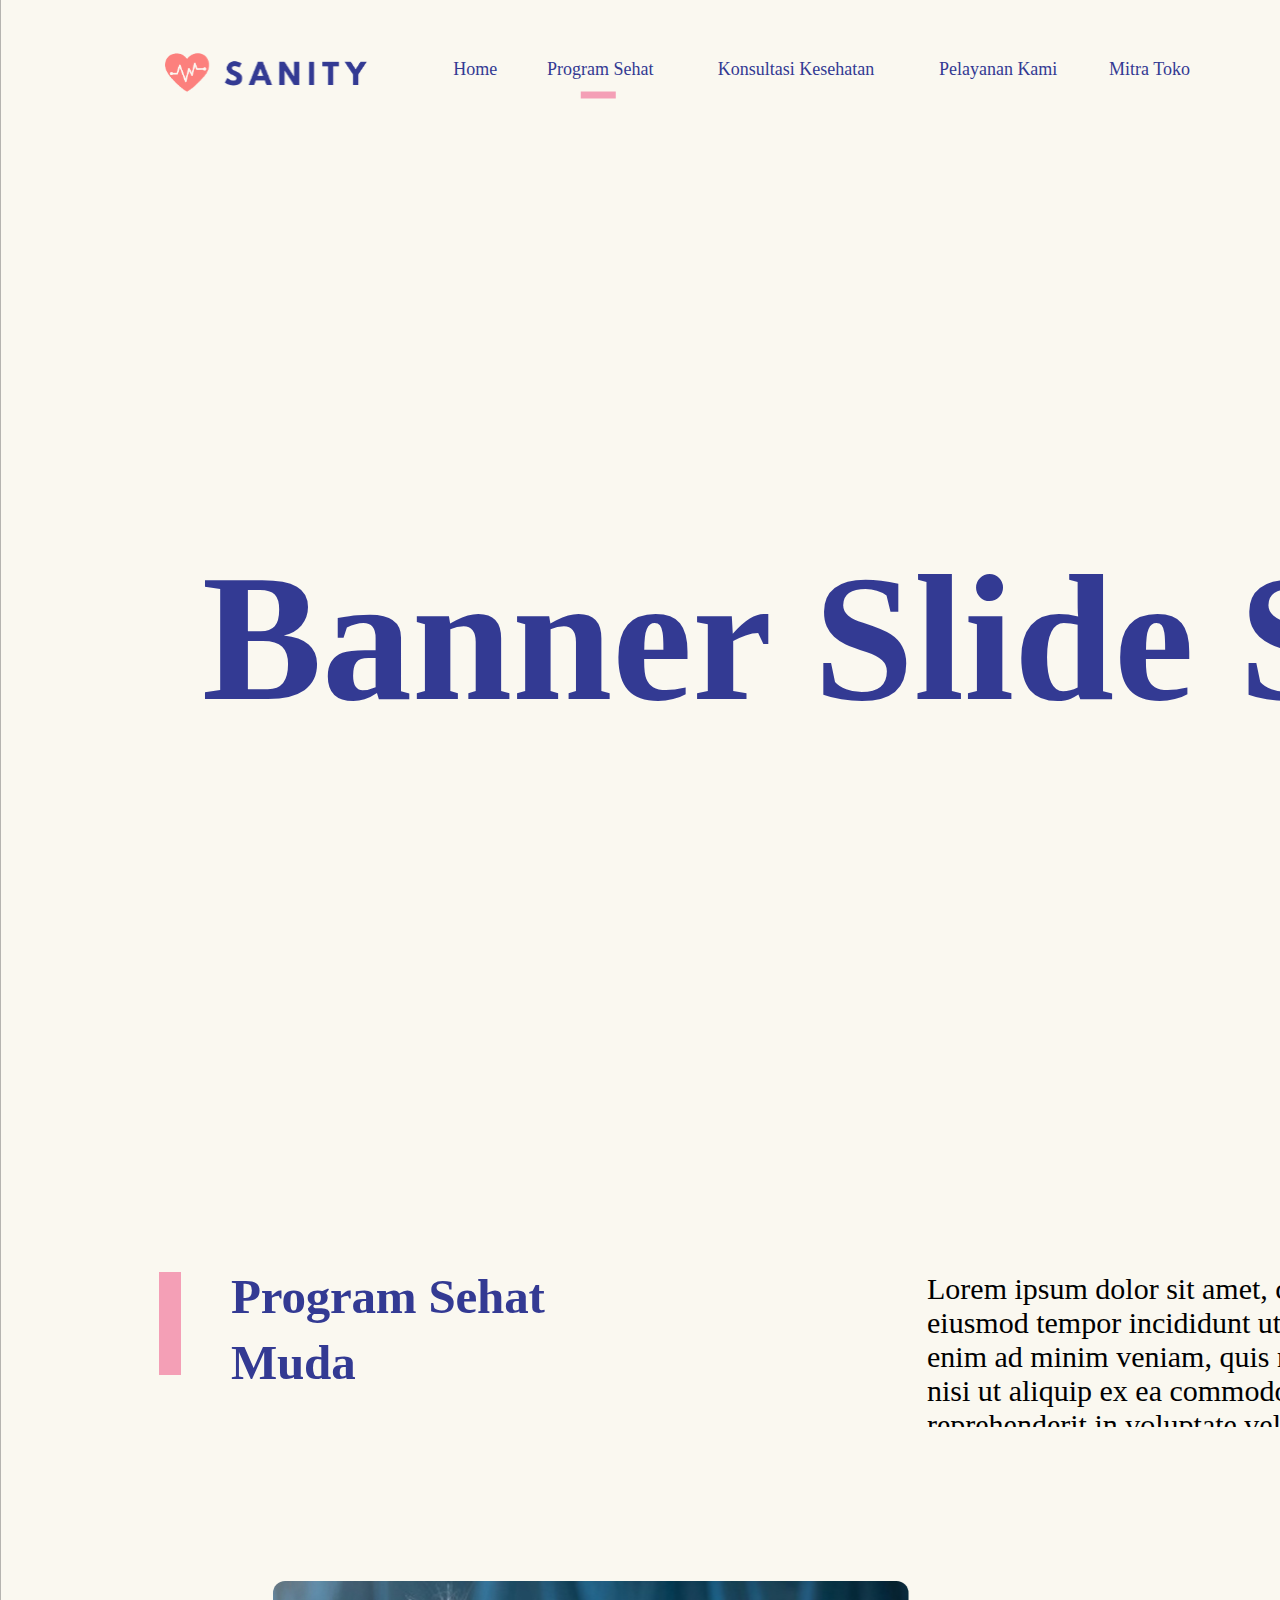
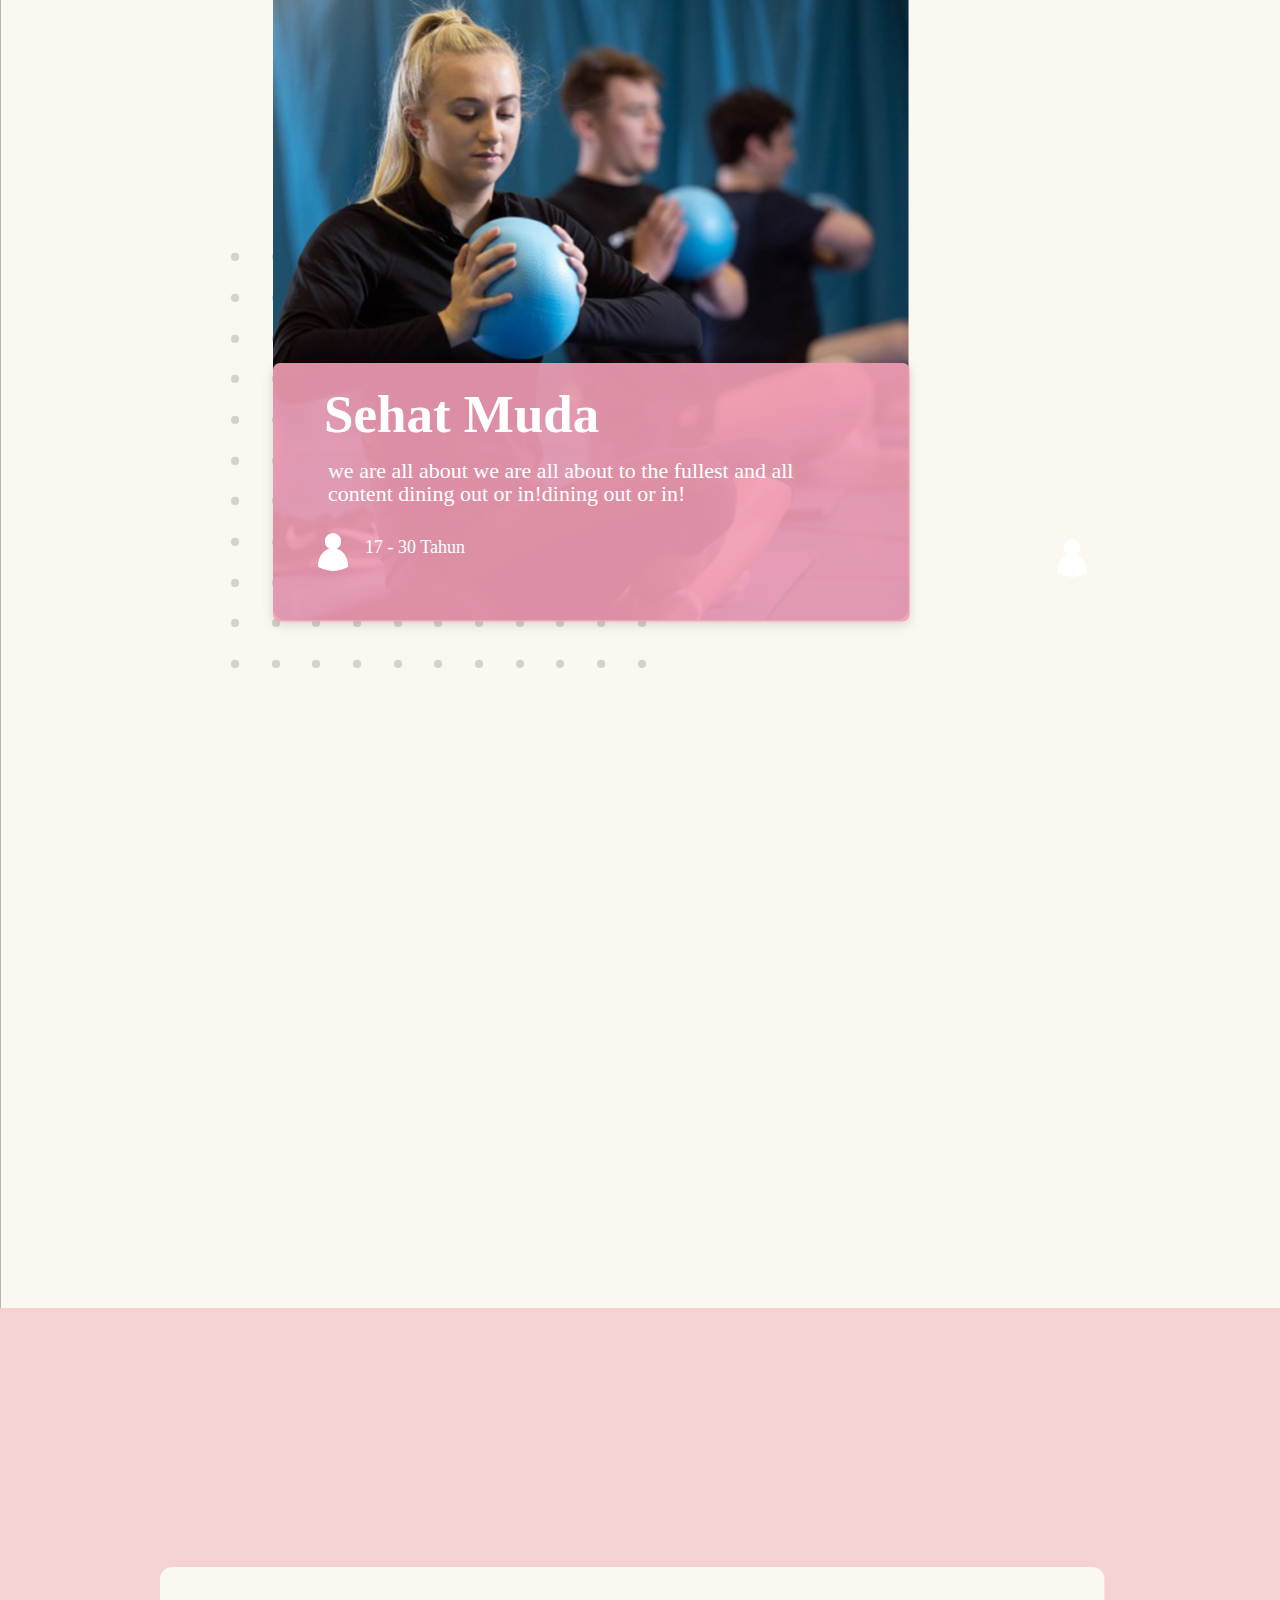
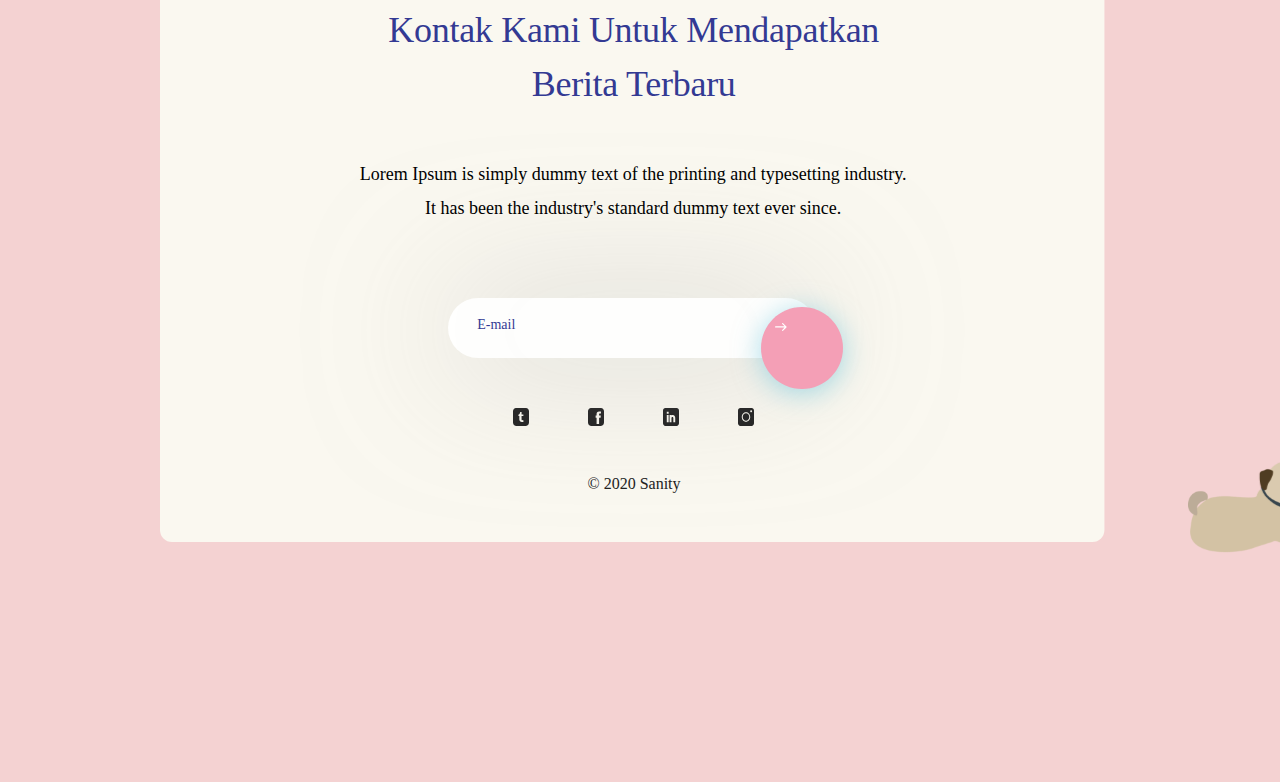
<file: Program_Sehat__Detail_.html>
<!DOCTYPE html>
<html>
<head>
<meta charset="utf-8"/>
<meta http-equiv="X-UA-Compatible" content="IE=edge"/>
<meta name="viewport" content="width=device-width, initial-scale=1.0">
<title>Program Sehat (Detail)</title>
<style id="applicationStylesheet" type="text/css">
	.mediaViewInfo {
		--web-view-name: Program Sehat (Detail);
		--web-view-id: Program_Sehat__Detail_;
		--web-scale-on-resize: true;
		--web-enable-deep-linking: true;
	}
	:root {
		--web-view-ids: Program_Sehat__Detail_;
	}
	* {
		margin: 0;
		padding: 0;
		box-sizing: border-box;
		border: none;
	}
	#Program_Sehat__Detail_ {
		position: absolute;
		width: 1920px;
		height: 3982px;
		background-color: rgba(255,255,255,1);
		overflow: hidden;
		--web-view-name: Program Sehat (Detail);
		--web-view-id: Program_Sehat__Detail_;
		--web-scale-on-resize: true;
		--web-enable-deep-linking: true;
	}
	#Group_90 {
		position: absolute;
		width: 1920px;
		height: 5083px;
		left: 0px;
		top: -83px;
		overflow: visible;
	}
	.Rectangle_102 {
		position: absolute;
		overflow: visible;
		width: 1920px;
		height: 5083px;
		left: 0px;
		top: 0px;
	}
	#Banner_Slide_Show {
		position: absolute;
		left: 202px;
		top: 618px;
		overflow: visible;
		width: 1517px;
		white-space: nowrap;
		text-align: left;
		font-family: Segoe UI;
		font-style: normal;
		font-weight: bold;
		font-size: 180px;
		color: rgba(51,58,147,1);
	}
	#Component_2___9 {
		position: absolute;
		width: 204.854px;
		height: 50px;
		left: 1638px;
		top: 1327.397px;
		overflow: visible;
	}
	#Group_3 {
		position: absolute;
		width: 85.854px;
		height: 50px;
		left: 119px;
		top: 0px;
		overflow: visible;
	}
	.Ellipse_125 {
		position: absolute;
		overflow: visible;
		width: 50px;
		height: 50px;
		left: 35.854px;
		top: 0px;
	}
	.Path_2 {
		overflow: visible;
		position: absolute;
		width: 15.718px;
		height: 16.652px;
		left: 55.022px;
		top: 17.5px;
		transform: matrix(1,0,0,1,0,0);
	}
	.Path_9 {
		overflow: visible;
		position: absolute;
		width: 64.087px;
		height: 4px;
		left: 0px;
		top: 24.5px;
		transform: matrix(1,0,0,1,0,0);
	}
	#Group_4 {
		position: absolute;
		width: 85.854px;
		height: 50px;
		left: 0px;
		top: 1.603px;
		overflow: visible;
	}
	.Ellipse_125_chr {
		position: absolute;
		overflow: visible;
		width: 50px;
		height: 50px;
		left: 0px;
		top: 0px;
	}
	.Path_2_chs {
		overflow: visible;
		position: absolute;
		width: 15.718px;
		height: 16.652px;
		left: 20px;
		top: 15.897px;
		transform: matrix(1,0,0,1,0,0);
	}
	.Path_9_cht {
		overflow: visible;
		position: absolute;
		width: 64.087px;
		height: 4px;
		left: 21.766px;
		top: 22.897px;
		transform: matrix(1,0,0,1,0,0);
	}
	#Group_99 {
		position: absolute;
		width: 1472.272px;
		height: 88px;
		left: 447.728px;
		top: 29px;
		overflow: visible;
	}
	#Group_97 {
		position: absolute;
		width: 748.272px;
		height: 38.5px;
		left: 0px;
		top: 31px;
		overflow: visible;
	}
	#Header__19 {
		position: absolute;
		width: 748.272px;
		height: 25px;
		left: 0px;
		top: 0px;
		overflow: visible;
	}
	#Menu_Four {
		position: absolute;
		left: 475.93px;
		top: 0px;
		overflow: visible;
		width: 149px;
		white-space: nowrap;
		line-height: 19px;
		margin-top: -0.5px;
		text-align: center;
		font-family: Poppins;
		font-style: normal;
		font-weight: normal;
		font-size: 18px;
		color: rgba(51,58,147,1);
	}
	#Menu_Three {
		position: absolute;
		left: 654.272px;
		top: 0px;
		overflow: visible;
		width: 95px;
		white-space: nowrap;
		line-height: 19px;
		margin-top: -0.5px;
		text-align: center;
		font-family: Poppins;
		font-style: normal;
		font-weight: normal;
		font-size: 18px;
		color: rgba(51,58,147,1);
	}
	#Menu_Two {
		position: absolute;
		left: 249.885px;
		top: 0px;
		overflow: visible;
		width: 197px;
		white-space: nowrap;
		line-height: 19px;
		margin-top: -0.5px;
		text-align: center;
		font-family: Poppins;
		font-style: normal;
		font-weight: normal;
		font-size: 18px;
		color: rgba(51,58,147,1);
	}
	#Menu_One {
		position: absolute;
		left: 84px;
		top: 0px;
		overflow: visible;
		width: 137px;
		white-space: nowrap;
		line-height: 19px;
		margin-top: -0.5px;
		text-align: center;
		font-family: Poppins;
		font-style: normal;
		font-weight: normal;
		font-size: 18px;
		color: rgba(51,58,147,1);
	}
	#Menu_One_ch {
		position: absolute;
		left: 0px;
		top: 0px;
		overflow: visible;
		width: 55px;
		white-space: nowrap;
		line-height: 19px;
		margin-top: -0.5px;
		text-align: center;
		font-family: Poppins;
		font-style: normal;
		font-weight: normal;
		font-size: 18px;
		color: rgba(51,58,147,1);
	}
	.Rectangle_104 {
		width: 7px;
		height: 35px;
		position: absolute;
		overflow: visible;
		transform: translate(-447.728px, -60px) matrix(1,0,0,1,594.5,77.5) rotate(90deg);
		transform-origin: center;
	}
	#Group_89 {
		position: absolute;
		width: 360px;
		height: 88px;
		left: 1112.272px;
		top: 0px;
		overflow: visible;
	}
	.Rectangle_5 {
		width: 360px;
		height: 88px;
		position: absolute;
		overflow: visible;
		transform: translate(13px, -903px) matrix(1,0,0,1,-13,903) rotate(180deg);
		transform-origin: center;
	}
	#Login {
		position: absolute;
		left: 173px;
		top: 22px;
		overflow: visible;
		width: 83px;
		white-space: nowrap;
		line-height: 37px;
		margin-top: -3px;
		text-align: center;
		font-family: Poppins;
		font-style: normal;
		font-weight: normal;
		font-size: 31px;
		color: rgba(255,255,255,1);
	}
	#person {
		position: absolute;
		width: 50px;
		height: 50px;
		left: 93px;
		top: 19px;
		overflow: visible;
	}
	#LOGO {
		position: absolute;
		width: 217.059px;
		height: 45px;
		left: 157px;
		top: 50px;
		overflow: visible;
	}
	#Group_101 {
		position: absolute;
		width: 1563px;
		height: 155px;
		left: 159px;
		top: 1272px;
		overflow: visible;
	}
	#Program_Sehat_Muda {
		position: absolute;
		left: 72px;
		top: 0px;
		overflow: visible;
		width: 364px;
		white-space: nowrap;
		line-height: 66px;
		margin-top: -8.5px;
		text-align: left;
		font-family: Poppins;
		font-style: normal;
		font-weight: bold;
		font-size: 49px;
		color: rgba(51,58,147,1);
		letter-spacing: -0.2px;
	}
	.Rectangle_9 {
		position: absolute;
		overflow: visible;
		width: 22px;
		height: 103px;
		left: 0px;
		top: 0px;
	}
	#Lorem_ipsum_dolor_sit_amet__co {
		position: absolute;
		left: 768px;
		top: 0px;
		overflow: hidden;
		width: 796px;
		height: 155px;
		text-align: left;
		font-family: Segoe UI;
		font-style: normal;
		font-weight: normal;
		font-size: 30px;
		color: rgba(0,0,0,1);
	}
	#Group_2093 {
		position: absolute;
		width: 861px;
		height: 687px;
		left: 231px;
		top: 1581px;
		overflow: visible;
	}
	#Group_2091 {
		position: absolute;
		width: 861px;
		height: 687px;
		left: 0px;
		top: 0px;
		overflow: visible;
	}
	#Group_106 {
		opacity: 0.18;
		transform: translate(-246px, -1581px) matrix(1,0,0,1,245.9999,1853.0005) rotate(-90deg);
		transform-origin: center;
		position: absolute;
		width: 415px;
		height: 415px;
		left: 0px;
		top: 0px;
		overflow: visible;
	}
	.Ellipse_4 {
		position: absolute;
		overflow: visible;
		width: 8.137px;
		height: 8.137px;
		left: 0px;
		top: 406.862px;
	}
	.Ellipse_5 {
		position: absolute;
		overflow: visible;
		width: 8.137px;
		height: 8.137px;
		left: 0px;
		top: 366.176px;
	}
	.Ellipse_6 {
		position: absolute;
		overflow: visible;
		width: 8.137px;
		height: 8.137px;
		left: 0px;
		top: 325.49px;
	}
	.Ellipse_7 {
		position: absolute;
		overflow: visible;
		width: 8.137px;
		height: 8.137px;
		left: 0px;
		top: 284.804px;
	}
	.Ellipse_8 {
		position: absolute;
		overflow: visible;
		width: 8.137px;
		height: 8.137px;
		left: 0px;
		top: 244.118px;
	}
	.Ellipse_9 {
		position: absolute;
		overflow: visible;
		width: 8.137px;
		height: 8.137px;
		left: 0px;
		top: 203.431px;
	}
	.Ellipse_10 {
		position: absolute;
		overflow: visible;
		width: 8.137px;
		height: 8.137px;
		left: 0px;
		top: 162.745px;
	}
	.Ellipse_11 {
		position: absolute;
		overflow: visible;
		width: 8.137px;
		height: 8.137px;
		left: 0px;
		top: 122.059px;
	}
	.Ellipse_12 {
		position: absolute;
		overflow: visible;
		width: 8.137px;
		height: 8.137px;
		left: 0px;
		top: 81.373px;
	}
	.Ellipse_13 {
		position: absolute;
		overflow: visible;
		width: 8.137px;
		height: 8.137px;
		left: 0px;
		top: 40.686px;
	}
	.Ellipse_14 {
		position: absolute;
		overflow: visible;
		width: 8.137px;
		height: 8.137px;
		left: 0px;
		top: 0px;
	}
	.Ellipse_15 {
		position: absolute;
		overflow: visible;
		width: 8.137px;
		height: 8.137px;
		left: 40.686px;
		top: 406.862px;
	}
	.Ellipse_16 {
		position: absolute;
		overflow: visible;
		width: 8.137px;
		height: 8.137px;
		left: 40.686px;
		top: 366.176px;
	}
	.Ellipse_17 {
		position: absolute;
		overflow: visible;
		width: 8.137px;
		height: 8.137px;
		left: 40.686px;
		top: 325.49px;
	}
	.Ellipse_18 {
		position: absolute;
		overflow: visible;
		width: 8.137px;
		height: 8.137px;
		left: 40.686px;
		top: 284.804px;
	}
	.Ellipse_19 {
		position: absolute;
		overflow: visible;
		width: 8.137px;
		height: 8.137px;
		left: 40.686px;
		top: 244.118px;
	}
	.Ellipse_20 {
		position: absolute;
		overflow: visible;
		width: 8.137px;
		height: 8.137px;
		left: 40.686px;
		top: 203.431px;
	}
	.Ellipse_21 {
		position: absolute;
		overflow: visible;
		width: 8.137px;
		height: 8.137px;
		left: 40.686px;
		top: 162.745px;
	}
	.Ellipse_22 {
		position: absolute;
		overflow: visible;
		width: 8.137px;
		height: 8.137px;
		left: 40.686px;
		top: 122.059px;
	}
	.Ellipse_23 {
		position: absolute;
		overflow: visible;
		width: 8.137px;
		height: 8.137px;
		left: 40.686px;
		top: 81.373px;
	}
	.Ellipse_24 {
		position: absolute;
		overflow: visible;
		width: 8.137px;
		height: 8.137px;
		left: 40.686px;
		top: 40.686px;
	}
	.Ellipse_25 {
		position: absolute;
		overflow: visible;
		width: 8.137px;
		height: 8.137px;
		left: 40.686px;
		top: 0px;
	}
	.Ellipse_26 {
		position: absolute;
		overflow: visible;
		width: 8.137px;
		height: 8.137px;
		left: 81.372px;
		top: 406.862px;
	}
	.Ellipse_27 {
		position: absolute;
		overflow: visible;
		width: 8.137px;
		height: 8.137px;
		left: 81.372px;
		top: 366.176px;
	}
	.Ellipse_28 {
		position: absolute;
		overflow: visible;
		width: 8.137px;
		height: 8.137px;
		left: 81.372px;
		top: 325.49px;
	}
	.Ellipse_29 {
		position: absolute;
		overflow: visible;
		width: 8.137px;
		height: 8.137px;
		left: 81.372px;
		top: 284.804px;
	}
	.Ellipse_30 {
		position: absolute;
		overflow: visible;
		width: 8.137px;
		height: 8.137px;
		left: 81.372px;
		top: 244.118px;
	}
	.Ellipse_31 {
		position: absolute;
		overflow: visible;
		width: 8.137px;
		height: 8.137px;
		left: 81.372px;
		top: 203.431px;
	}
	.Ellipse_32 {
		position: absolute;
		overflow: visible;
		width: 8.137px;
		height: 8.137px;
		left: 81.372px;
		top: 162.745px;
	}
	.Ellipse_33 {
		position: absolute;
		overflow: visible;
		width: 8.137px;
		height: 8.137px;
		left: 81.372px;
		top: 122.059px;
	}
	.Ellipse_34 {
		position: absolute;
		overflow: visible;
		width: 8.137px;
		height: 8.137px;
		left: 81.372px;
		top: 81.373px;
	}
	.Ellipse_35 {
		position: absolute;
		overflow: visible;
		width: 8.137px;
		height: 8.137px;
		left: 81.372px;
		top: 40.686px;
	}
	.Ellipse_36 {
		position: absolute;
		overflow: visible;
		width: 8.137px;
		height: 8.137px;
		left: 81.372px;
		top: 0px;
	}
	.Ellipse_37 {
		position: absolute;
		overflow: visible;
		width: 8.137px;
		height: 8.137px;
		left: 122.059px;
		top: 406.862px;
	}
	.Ellipse_38 {
		position: absolute;
		overflow: visible;
		width: 8.137px;
		height: 8.137px;
		left: 122.059px;
		top: 366.176px;
	}
	.Ellipse_39 {
		position: absolute;
		overflow: visible;
		width: 8.137px;
		height: 8.137px;
		left: 122.059px;
		top: 325.49px;
	}
	.Ellipse_40 {
		position: absolute;
		overflow: visible;
		width: 8.137px;
		height: 8.137px;
		left: 122.059px;
		top: 284.804px;
	}
	.Ellipse_41 {
		position: absolute;
		overflow: visible;
		width: 8.137px;
		height: 8.137px;
		left: 122.059px;
		top: 244.118px;
	}
	.Ellipse_42 {
		position: absolute;
		overflow: visible;
		width: 8.137px;
		height: 8.137px;
		left: 122.059px;
		top: 203.431px;
	}
	.Ellipse_43 {
		position: absolute;
		overflow: visible;
		width: 8.137px;
		height: 8.137px;
		left: 122.059px;
		top: 162.745px;
	}
	.Ellipse_44 {
		position: absolute;
		overflow: visible;
		width: 8.137px;
		height: 8.137px;
		left: 122.059px;
		top: 122.059px;
	}
	.Ellipse_45 {
		position: absolute;
		overflow: visible;
		width: 8.137px;
		height: 8.137px;
		left: 122.059px;
		top: 81.373px;
	}
	.Ellipse_46 {
		position: absolute;
		overflow: visible;
		width: 8.137px;
		height: 8.137px;
		left: 122.059px;
		top: 40.686px;
	}
	.Ellipse_47 {
		position: absolute;
		overflow: visible;
		width: 8.137px;
		height: 8.137px;
		left: 122.059px;
		top: 0px;
	}
	.Ellipse_48 {
		position: absolute;
		overflow: visible;
		width: 8.137px;
		height: 8.137px;
		left: 162.745px;
		top: 406.862px;
	}
	.Ellipse_49 {
		position: absolute;
		overflow: visible;
		width: 8.137px;
		height: 8.137px;
		left: 162.745px;
		top: 366.176px;
	}
	.Ellipse_50 {
		position: absolute;
		overflow: visible;
		width: 8.137px;
		height: 8.137px;
		left: 162.745px;
		top: 325.49px;
	}
	.Ellipse_51 {
		position: absolute;
		overflow: visible;
		width: 8.137px;
		height: 8.137px;
		left: 162.745px;
		top: 284.804px;
	}
	.Ellipse_52 {
		position: absolute;
		overflow: visible;
		width: 8.137px;
		height: 8.137px;
		left: 162.745px;
		top: 244.118px;
	}
	.Ellipse_53 {
		position: absolute;
		overflow: visible;
		width: 8.137px;
		height: 8.137px;
		left: 162.745px;
		top: 203.431px;
	}
	.Ellipse_54 {
		position: absolute;
		overflow: visible;
		width: 8.137px;
		height: 8.137px;
		left: 162.745px;
		top: 162.745px;
	}
	.Ellipse_55 {
		position: absolute;
		overflow: visible;
		width: 8.137px;
		height: 8.137px;
		left: 162.745px;
		top: 122.059px;
	}
	.Ellipse_56 {
		position: absolute;
		overflow: visible;
		width: 8.137px;
		height: 8.137px;
		left: 162.745px;
		top: 81.373px;
	}
	.Ellipse_57 {
		position: absolute;
		overflow: visible;
		width: 8.137px;
		height: 8.137px;
		left: 162.745px;
		top: 40.686px;
	}
	.Ellipse_58 {
		position: absolute;
		overflow: visible;
		width: 8.137px;
		height: 8.137px;
		left: 162.745px;
		top: 0px;
	}
	.Ellipse_59 {
		position: absolute;
		overflow: visible;
		width: 8.137px;
		height: 8.137px;
		left: 203.431px;
		top: 406.862px;
	}
	.Ellipse_60 {
		position: absolute;
		overflow: visible;
		width: 8.137px;
		height: 8.137px;
		left: 203.431px;
		top: 366.176px;
	}
	.Ellipse_61 {
		position: absolute;
		overflow: visible;
		width: 8.137px;
		height: 8.137px;
		left: 203.431px;
		top: 325.49px;
	}
	.Ellipse_62 {
		position: absolute;
		overflow: visible;
		width: 8.137px;
		height: 8.137px;
		left: 203.431px;
		top: 284.804px;
	}
	.Ellipse_63 {
		position: absolute;
		overflow: visible;
		width: 8.137px;
		height: 8.137px;
		left: 203.431px;
		top: 244.118px;
	}
	.Ellipse_64 {
		position: absolute;
		overflow: visible;
		width: 8.137px;
		height: 8.137px;
		left: 203.431px;
		top: 203.431px;
	}
	.Ellipse_65 {
		position: absolute;
		overflow: visible;
		width: 8.137px;
		height: 8.137px;
		left: 203.431px;
		top: 162.745px;
	}
	.Ellipse_66 {
		position: absolute;
		overflow: visible;
		width: 8.137px;
		height: 8.137px;
		left: 203.431px;
		top: 122.059px;
	}
	.Ellipse_67 {
		position: absolute;
		overflow: visible;
		width: 8.137px;
		height: 8.137px;
		left: 203.431px;
		top: 81.373px;
	}
	.Ellipse_68 {
		position: absolute;
		overflow: visible;
		width: 8.137px;
		height: 8.137px;
		left: 203.431px;
		top: 40.686px;
	}
	.Ellipse_69 {
		position: absolute;
		overflow: visible;
		width: 8.137px;
		height: 8.137px;
		left: 203.431px;
		top: 0px;
	}
	.Ellipse_70 {
		position: absolute;
		overflow: visible;
		width: 8.137px;
		height: 8.137px;
		left: 244.117px;
		top: 406.862px;
	}
	.Ellipse_71 {
		position: absolute;
		overflow: visible;
		width: 8.137px;
		height: 8.137px;
		left: 244.117px;
		top: 366.176px;
	}
	.Ellipse_72 {
		position: absolute;
		overflow: visible;
		width: 8.137px;
		height: 8.137px;
		left: 244.117px;
		top: 325.49px;
	}
	.Ellipse_73 {
		position: absolute;
		overflow: visible;
		width: 8.137px;
		height: 8.137px;
		left: 244.117px;
		top: 284.804px;
	}
	.Ellipse_74 {
		position: absolute;
		overflow: visible;
		width: 8.137px;
		height: 8.137px;
		left: 244.117px;
		top: 244.118px;
	}
	.Ellipse_75 {
		position: absolute;
		overflow: visible;
		width: 8.137px;
		height: 8.137px;
		left: 244.117px;
		top: 203.431px;
	}
	.Ellipse_76 {
		position: absolute;
		overflow: visible;
		width: 8.137px;
		height: 8.137px;
		left: 244.117px;
		top: 162.745px;
	}
	.Ellipse_77 {
		position: absolute;
		overflow: visible;
		width: 8.137px;
		height: 8.137px;
		left: 244.117px;
		top: 122.059px;
	}
	.Ellipse_78 {
		position: absolute;
		overflow: visible;
		width: 8.137px;
		height: 8.137px;
		left: 244.117px;
		top: 81.373px;
	}
	.Ellipse_79 {
		position: absolute;
		overflow: visible;
		width: 8.137px;
		height: 8.137px;
		left: 244.117px;
		top: 40.686px;
	}
	.Ellipse_80 {
		position: absolute;
		overflow: visible;
		width: 8.137px;
		height: 8.137px;
		left: 244.117px;
		top: 0px;
	}
	.Ellipse_81 {
		position: absolute;
		overflow: visible;
		width: 8.137px;
		height: 8.137px;
		left: 284.804px;
		top: 406.862px;
	}
	.Ellipse_82 {
		position: absolute;
		overflow: visible;
		width: 8.137px;
		height: 8.137px;
		left: 284.804px;
		top: 366.176px;
	}
	.Ellipse_83 {
		position: absolute;
		overflow: visible;
		width: 8.137px;
		height: 8.137px;
		left: 284.804px;
		top: 325.49px;
	}
	.Ellipse_84 {
		position: absolute;
		overflow: visible;
		width: 8.137px;
		height: 8.137px;
		left: 284.804px;
		top: 284.804px;
	}
	.Ellipse_85 {
		position: absolute;
		overflow: visible;
		width: 8.137px;
		height: 8.137px;
		left: 284.804px;
		top: 244.118px;
	}
	.Ellipse_86 {
		position: absolute;
		overflow: visible;
		width: 8.137px;
		height: 8.137px;
		left: 284.804px;
		top: 203.431px;
	}
	.Ellipse_87 {
		position: absolute;
		overflow: visible;
		width: 8.137px;
		height: 8.137px;
		left: 284.804px;
		top: 162.745px;
	}
	.Ellipse_88 {
		position: absolute;
		overflow: visible;
		width: 8.137px;
		height: 8.137px;
		left: 284.804px;
		top: 122.059px;
	}
	.Ellipse_89 {
		position: absolute;
		overflow: visible;
		width: 8.137px;
		height: 8.137px;
		left: 284.804px;
		top: 81.373px;
	}
	.Ellipse_90 {
		position: absolute;
		overflow: visible;
		width: 8.137px;
		height: 8.137px;
		left: 284.804px;
		top: 40.686px;
	}
	.Ellipse_91 {
		position: absolute;
		overflow: visible;
		width: 8.137px;
		height: 8.137px;
		left: 284.804px;
		top: 0px;
	}
	.Ellipse_92 {
		position: absolute;
		overflow: visible;
		width: 8.137px;
		height: 8.137px;
		left: 325.49px;
		top: 406.862px;
	}
	.Ellipse_93 {
		position: absolute;
		overflow: visible;
		width: 8.137px;
		height: 8.137px;
		left: 325.49px;
		top: 366.176px;
	}
	.Ellipse_94 {
		position: absolute;
		overflow: visible;
		width: 8.137px;
		height: 8.137px;
		left: 325.49px;
		top: 325.49px;
	}
	.Ellipse_95 {
		position: absolute;
		overflow: visible;
		width: 8.137px;
		height: 8.137px;
		left: 325.49px;
		top: 284.804px;
	}
	.Ellipse_96 {
		position: absolute;
		overflow: visible;
		width: 8.137px;
		height: 8.137px;
		left: 325.49px;
		top: 244.118px;
	}
	.Ellipse_97 {
		position: absolute;
		overflow: visible;
		width: 8.137px;
		height: 8.137px;
		left: 325.49px;
		top: 203.431px;
	}
	.Ellipse_98 {
		position: absolute;
		overflow: visible;
		width: 8.137px;
		height: 8.137px;
		left: 325.49px;
		top: 162.745px;
	}
	.Ellipse_99 {
		position: absolute;
		overflow: visible;
		width: 8.137px;
		height: 8.137px;
		left: 325.49px;
		top: 122.059px;
	}
	.Ellipse_100 {
		position: absolute;
		overflow: visible;
		width: 8.137px;
		height: 8.137px;
		left: 325.49px;
		top: 81.373px;
	}
	.Ellipse_101 {
		position: absolute;
		overflow: visible;
		width: 8.137px;
		height: 8.137px;
		left: 325.49px;
		top: 40.686px;
	}
	.Ellipse_102 {
		position: absolute;
		overflow: visible;
		width: 8.137px;
		height: 8.137px;
		left: 325.49px;
		top: 0px;
	}
	.Ellipse_103 {
		position: absolute;
		overflow: visible;
		width: 8.137px;
		height: 8.137px;
		left: 366.176px;
		top: 406.862px;
	}
	.Ellipse_104 {
		position: absolute;
		overflow: visible;
		width: 8.137px;
		height: 8.137px;
		left: 366.176px;
		top: 366.176px;
	}
	.Ellipse_105 {
		position: absolute;
		overflow: visible;
		width: 8.137px;
		height: 8.137px;
		left: 366.176px;
		top: 325.49px;
	}
	.Ellipse_106 {
		position: absolute;
		overflow: visible;
		width: 8.137px;
		height: 8.137px;
		left: 366.176px;
		top: 284.804px;
	}
	.Ellipse_107 {
		position: absolute;
		overflow: visible;
		width: 8.137px;
		height: 8.137px;
		left: 366.176px;
		top: 244.118px;
	}
	.Ellipse_108 {
		position: absolute;
		overflow: visible;
		width: 8.137px;
		height: 8.137px;
		left: 366.176px;
		top: 203.431px;
	}
	.Ellipse_109 {
		position: absolute;
		overflow: visible;
		width: 8.137px;
		height: 8.137px;
		left: 366.176px;
		top: 162.745px;
	}
	.Ellipse_110 {
		position: absolute;
		overflow: visible;
		width: 8.137px;
		height: 8.137px;
		left: 366.176px;
		top: 122.059px;
	}
	.Ellipse_111 {
		position: absolute;
		overflow: visible;
		width: 8.137px;
		height: 8.137px;
		left: 366.176px;
		top: 81.373px;
	}
	.Ellipse_112 {
		position: absolute;
		overflow: visible;
		width: 8.137px;
		height: 8.137px;
		left: 366.176px;
		top: 40.686px;
	}
	.Ellipse_113 {
		position: absolute;
		overflow: visible;
		width: 8.137px;
		height: 8.137px;
		left: 366.176px;
		top: 0px;
	}
	.Ellipse_114 {
		position: absolute;
		overflow: visible;
		width: 8.137px;
		height: 8.137px;
		left: 406.862px;
		top: 406.862px;
	}
	.Ellipse_115 {
		position: absolute;
		overflow: visible;
		width: 8.137px;
		height: 8.137px;
		left: 406.862px;
		top: 366.176px;
	}
	.Ellipse_116 {
		position: absolute;
		overflow: visible;
		width: 8.137px;
		height: 8.137px;
		left: 406.862px;
		top: 325.49px;
	}
	.Ellipse_117 {
		position: absolute;
		overflow: visible;
		width: 8.137px;
		height: 8.137px;
		left: 406.862px;
		top: 284.804px;
	}
	.Ellipse_118 {
		position: absolute;
		overflow: visible;
		width: 8.137px;
		height: 8.137px;
		left: 406.862px;
		top: 244.118px;
	}
	.Ellipse_119 {
		position: absolute;
		overflow: visible;
		width: 8.137px;
		height: 8.137px;
		left: 406.862px;
		top: 203.431px;
	}
	.Ellipse_120 {
		position: absolute;
		overflow: visible;
		width: 8.137px;
		height: 8.137px;
		left: 406.862px;
		top: 162.745px;
	}
	.Ellipse_121 {
		position: absolute;
		overflow: visible;
		width: 8.137px;
		height: 8.137px;
		left: 406.862px;
		top: 122.059px;
	}
	.Ellipse_122 {
		position: absolute;
		overflow: visible;
		width: 8.137px;
		height: 8.137px;
		left: 406.862px;
		top: 81.373px;
	}
	.Ellipse_123 {
		position: absolute;
		overflow: visible;
		width: 8.137px;
		height: 8.137px;
		left: 406.862px;
		top: 40.686px;
	}
	.Ellipse_124 {
		position: absolute;
		overflow: visible;
		width: 8.137px;
		height: 8.137px;
		left: 406.862px;
		top: 0px;
	}
	#Component_3___32 {
		position: absolute;
		width: 819.419px;
		height: 640.221px;
		left: 41.581px;
		top: 0px;
		overflow: visible;
	}
	#ID2 {
		position: absolute;
		width: 636.5px;
		height: 639px;
		left: 0.419px;
		top: 0px;
		overflow: visible;
	}
	#food_photographer_jennifer_pal {
		opacity: 0.9;
	}
	.food_photographer_jennifer_pal {
		filter: drop-shadow(0px 3px 6px rgba(0, 0, 0, 0.161));
		position: absolute;
		overflow: visible;
		width: 654.674px;
		height: 276.407px;
		left: 0px;
		top: 381.814px;
	}
	#Sehat_Muda {
		position: absolute;
		left: 51.419px;
		top: 407px;
		overflow: visible;
		width: 327px;
		white-space: nowrap;
		line-height: 111px;
		margin-top: -29px;
		text-align: left;
		font-family: Poppins;
		font-style: normal;
		font-weight: bold;
		font-size: 53px;
		color: rgba(255,255,255,1);
	}
	#ID17___30_Tahun {
		position: absolute;
		left: 92.419px;
		top: 557.892px;
		overflow: visible;
		width: 119px;
		white-space: nowrap;
		line-height: 25px;
		margin-top: -3.5px;
		text-align: left;
		font-family: Poppins;
		font-style: normal;
		font-weight: normal;
		font-size: 18px;
		color: rgba(255,255,255,1);
	}
	#we_are_all_about_we_are_all_ab {
		position: absolute;
		left: 55.419px;
		top: 478px;
		overflow: visible;
		width: 466px;
		height: 72px;
		line-height: 23px;
		margin-top: -0.5px;
		text-align: left;
		font-family: Segoe UI;
		font-style: normal;
		font-weight: normal;
		font-size: 22px;
		color: rgba(255,255,255,1);
	}
	#person_cly {
		position: absolute;
		width: 40px;
		height: 40px;
		left: 40.419px;
		top: 551px;
		overflow: visible;
	}
	#person_clz {
		position: absolute;
		width: 40px;
		height: 40px;
		left: 779.419px;
		top: 557px;
		overflow: visible;
	}
	#Group_2130 {
		position: absolute;
		width: 2046px;
		height: 1092px;
		left: -63px;
		top: 2908px;
		overflow: visible;
	}
	.Rectangle_26 {
		position: absolute;
		overflow: visible;
		width: 2046px;
		height: 1092px;
		left: 0px;
		top: 0px;
	}
	.Rectangle_105 {
		position: absolute;
		overflow: visible;
		width: 944.429px;
		height: 575px;
		left: 223px;
		top: 259px;
	}
	#Group_2129 {
		opacity: 0.18;
		transform: translate(63px, -6673px) matrix(1,0,0,1,1397.0004,6816.0005) rotate(-90deg);
		transform-origin: center;
		position: absolute;
		width: 415px;
		height: 415px;
		left: 0px;
		top: 0px;
		overflow: visible;
	}
	.Ellipse_4_cl {
		position: absolute;
		overflow: visible;
		width: 8.137px;
		height: 8.137px;
		left: 0px;
		top: 406.862px;
	}
	.Ellipse_5_cl {
		position: absolute;
		overflow: visible;
		width: 8.137px;
		height: 8.137px;
		left: 0px;
		top: 366.176px;
	}
	.Ellipse_6_cl {
		position: absolute;
		overflow: visible;
		width: 8.137px;
		height: 8.137px;
		left: 0px;
		top: 325.49px;
	}
	.Ellipse_7_cl {
		position: absolute;
		overflow: visible;
		width: 8.137px;
		height: 8.137px;
		left: 0px;
		top: 284.804px;
	}
	.Ellipse_8_cl {
		position: absolute;
		overflow: visible;
		width: 8.137px;
		height: 8.137px;
		left: 0px;
		top: 244.118px;
	}
	.Ellipse_9_cl {
		position: absolute;
		overflow: visible;
		width: 8.137px;
		height: 8.137px;
		left: 0px;
		top: 203.431px;
	}
	.Ellipse_10_cma {
		position: absolute;
		overflow: visible;
		width: 8.137px;
		height: 8.137px;
		left: 0px;
		top: 162.745px;
	}
	.Ellipse_11_cmb {
		position: absolute;
		overflow: visible;
		width: 8.137px;
		height: 8.137px;
		left: 0px;
		top: 122.059px;
	}
	.Ellipse_12_cmc {
		position: absolute;
		overflow: visible;
		width: 8.137px;
		height: 8.137px;
		left: 0px;
		top: 81.373px;
	}
	.Ellipse_13_cmd {
		position: absolute;
		overflow: visible;
		width: 8.137px;
		height: 8.137px;
		left: 0px;
		top: 40.686px;
	}
	.Ellipse_14_cme {
		position: absolute;
		overflow: visible;
		width: 8.137px;
		height: 8.137px;
		left: 0px;
		top: 0px;
	}
	.Ellipse_15_cmf {
		position: absolute;
		overflow: visible;
		width: 8.137px;
		height: 8.137px;
		left: 40.686px;
		top: 406.862px;
	}
	.Ellipse_16_cmg {
		position: absolute;
		overflow: visible;
		width: 8.137px;
		height: 8.137px;
		left: 40.686px;
		top: 366.176px;
	}
	.Ellipse_17_cmh {
		position: absolute;
		overflow: visible;
		width: 8.137px;
		height: 8.137px;
		left: 40.686px;
		top: 325.49px;
	}
	.Ellipse_18_cmi {
		position: absolute;
		overflow: visible;
		width: 8.137px;
		height: 8.137px;
		left: 40.686px;
		top: 284.804px;
	}
	.Ellipse_19_cmj {
		position: absolute;
		overflow: visible;
		width: 8.137px;
		height: 8.137px;
		left: 40.686px;
		top: 244.118px;
	}
	.Ellipse_20_cmk {
		position: absolute;
		overflow: visible;
		width: 8.137px;
		height: 8.137px;
		left: 40.686px;
		top: 203.431px;
	}
	.Ellipse_21_cml {
		position: absolute;
		overflow: visible;
		width: 8.137px;
		height: 8.137px;
		left: 40.686px;
		top: 162.745px;
	}
	.Ellipse_22_cmm {
		position: absolute;
		overflow: visible;
		width: 8.137px;
		height: 8.137px;
		left: 40.686px;
		top: 122.059px;
	}
	.Ellipse_23_cmn {
		position: absolute;
		overflow: visible;
		width: 8.137px;
		height: 8.137px;
		left: 40.686px;
		top: 81.373px;
	}
	.Ellipse_24_cmo {
		position: absolute;
		overflow: visible;
		width: 8.137px;
		height: 8.137px;
		left: 40.686px;
		top: 40.686px;
	}
	.Ellipse_25_cmp {
		position: absolute;
		overflow: visible;
		width: 8.137px;
		height: 8.137px;
		left: 40.686px;
		top: 0px;
	}
	.Ellipse_26_cmq {
		position: absolute;
		overflow: visible;
		width: 8.137px;
		height: 8.137px;
		left: 81.373px;
		top: 406.862px;
	}
	.Ellipse_27_cmr {
		position: absolute;
		overflow: visible;
		width: 8.137px;
		height: 8.137px;
		left: 81.373px;
		top: 366.176px;
	}
	.Ellipse_28_cms {
		position: absolute;
		overflow: visible;
		width: 8.137px;
		height: 8.137px;
		left: 81.373px;
		top: 325.49px;
	}
	.Ellipse_29_cmt {
		position: absolute;
		overflow: visible;
		width: 8.137px;
		height: 8.137px;
		left: 81.373px;
		top: 284.804px;
	}
	.Ellipse_30_cmu {
		position: absolute;
		overflow: visible;
		width: 8.137px;
		height: 8.137px;
		left: 81.373px;
		top: 244.118px;
	}
	.Ellipse_31_cmv {
		position: absolute;
		overflow: visible;
		width: 8.137px;
		height: 8.137px;
		left: 81.373px;
		top: 203.431px;
	}
	.Ellipse_32_cmw {
		position: absolute;
		overflow: visible;
		width: 8.137px;
		height: 8.137px;
		left: 81.373px;
		top: 162.745px;
	}
	.Ellipse_33_cmx {
		position: absolute;
		overflow: visible;
		width: 8.137px;
		height: 8.137px;
		left: 81.373px;
		top: 122.059px;
	}
	.Ellipse_34_cmy {
		position: absolute;
		overflow: visible;
		width: 8.137px;
		height: 8.137px;
		left: 81.373px;
		top: 81.373px;
	}
	.Ellipse_35_cmz {
		position: absolute;
		overflow: visible;
		width: 8.137px;
		height: 8.137px;
		left: 81.373px;
		top: 40.686px;
	}
	.Ellipse_36_cm {
		position: absolute;
		overflow: visible;
		width: 8.137px;
		height: 8.137px;
		left: 81.373px;
		top: 0px;
	}
	.Ellipse_37_cm {
		position: absolute;
		overflow: visible;
		width: 8.137px;
		height: 8.137px;
		left: 122.059px;
		top: 406.862px;
	}
	.Ellipse_38_cm {
		position: absolute;
		overflow: visible;
		width: 8.137px;
		height: 8.137px;
		left: 122.059px;
		top: 366.176px;
	}
	.Ellipse_39_cm {
		position: absolute;
		overflow: visible;
		width: 8.137px;
		height: 8.137px;
		left: 122.059px;
		top: 325.49px;
	}
	.Ellipse_40_cm {
		position: absolute;
		overflow: visible;
		width: 8.137px;
		height: 8.137px;
		left: 122.059px;
		top: 284.804px;
	}
	.Ellipse_41_cm {
		position: absolute;
		overflow: visible;
		width: 8.137px;
		height: 8.137px;
		left: 122.059px;
		top: 244.118px;
	}
	.Ellipse_42_cm {
		position: absolute;
		overflow: visible;
		width: 8.137px;
		height: 8.137px;
		left: 122.059px;
		top: 203.431px;
	}
	.Ellipse_43_cm {
		position: absolute;
		overflow: visible;
		width: 8.137px;
		height: 8.137px;
		left: 122.059px;
		top: 162.745px;
	}
	.Ellipse_44_cm {
		position: absolute;
		overflow: visible;
		width: 8.137px;
		height: 8.137px;
		left: 122.059px;
		top: 122.059px;
	}
	.Ellipse_45_cm {
		position: absolute;
		overflow: visible;
		width: 8.137px;
		height: 8.137px;
		left: 122.059px;
		top: 81.373px;
	}
	.Ellipse_46_cna {
		position: absolute;
		overflow: visible;
		width: 8.137px;
		height: 8.137px;
		left: 122.059px;
		top: 40.686px;
	}
	.Ellipse_47_cnb {
		position: absolute;
		overflow: visible;
		width: 8.137px;
		height: 8.137px;
		left: 122.059px;
		top: 0px;
	}
	.Ellipse_48_cnc {
		position: absolute;
		overflow: visible;
		width: 8.137px;
		height: 8.137px;
		left: 162.745px;
		top: 406.862px;
	}
	.Ellipse_49_cnd {
		position: absolute;
		overflow: visible;
		width: 8.137px;
		height: 8.137px;
		left: 162.745px;
		top: 366.176px;
	}
	.Ellipse_50_cne {
		position: absolute;
		overflow: visible;
		width: 8.137px;
		height: 8.137px;
		left: 162.745px;
		top: 325.49px;
	}
	.Ellipse_51_cnf {
		position: absolute;
		overflow: visible;
		width: 8.137px;
		height: 8.137px;
		left: 162.745px;
		top: 284.804px;
	}
	.Ellipse_52_cng {
		position: absolute;
		overflow: visible;
		width: 8.137px;
		height: 8.137px;
		left: 162.745px;
		top: 244.118px;
	}
	.Ellipse_53_cnh {
		position: absolute;
		overflow: visible;
		width: 8.137px;
		height: 8.137px;
		left: 162.745px;
		top: 203.431px;
	}
	.Ellipse_54_cni {
		position: absolute;
		overflow: visible;
		width: 8.137px;
		height: 8.137px;
		left: 162.745px;
		top: 162.745px;
	}
	.Ellipse_55_cnj {
		position: absolute;
		overflow: visible;
		width: 8.137px;
		height: 8.137px;
		left: 162.745px;
		top: 122.059px;
	}
	.Ellipse_56_cnk {
		position: absolute;
		overflow: visible;
		width: 8.137px;
		height: 8.137px;
		left: 162.745px;
		top: 81.373px;
	}
	.Ellipse_57_cnl {
		position: absolute;
		overflow: visible;
		width: 8.137px;
		height: 8.137px;
		left: 162.745px;
		top: 40.686px;
	}
	.Ellipse_58_cnm {
		position: absolute;
		overflow: visible;
		width: 8.137px;
		height: 8.137px;
		left: 162.745px;
		top: 0px;
	}
	.Ellipse_59_cnn {
		position: absolute;
		overflow: visible;
		width: 8.137px;
		height: 8.137px;
		left: 203.431px;
		top: 406.862px;
	}
	.Ellipse_60_cno {
		position: absolute;
		overflow: visible;
		width: 8.137px;
		height: 8.137px;
		left: 203.431px;
		top: 366.176px;
	}
	.Ellipse_61_cnp {
		position: absolute;
		overflow: visible;
		width: 8.137px;
		height: 8.137px;
		left: 203.431px;
		top: 325.49px;
	}
	.Ellipse_62_cnq {
		position: absolute;
		overflow: visible;
		width: 8.137px;
		height: 8.137px;
		left: 203.431px;
		top: 284.804px;
	}
	.Ellipse_63_cnr {
		position: absolute;
		overflow: visible;
		width: 8.137px;
		height: 8.137px;
		left: 203.431px;
		top: 244.118px;
	}
	.Ellipse_64_cns {
		position: absolute;
		overflow: visible;
		width: 8.137px;
		height: 8.137px;
		left: 203.431px;
		top: 203.431px;
	}
	.Ellipse_65_cnt {
		position: absolute;
		overflow: visible;
		width: 8.137px;
		height: 8.137px;
		left: 203.431px;
		top: 162.745px;
	}
	.Ellipse_66_cnu {
		position: absolute;
		overflow: visible;
		width: 8.137px;
		height: 8.137px;
		left: 203.431px;
		top: 122.059px;
	}
	.Ellipse_67_cnv {
		position: absolute;
		overflow: visible;
		width: 8.137px;
		height: 8.137px;
		left: 203.431px;
		top: 81.373px;
	}
	.Ellipse_68_cnw {
		position: absolute;
		overflow: visible;
		width: 8.137px;
		height: 8.137px;
		left: 203.431px;
		top: 40.686px;
	}
	.Ellipse_69_cnx {
		position: absolute;
		overflow: visible;
		width: 8.137px;
		height: 8.137px;
		left: 203.431px;
		top: 0px;
	}
	.Ellipse_70_cny {
		position: absolute;
		overflow: visible;
		width: 8.137px;
		height: 8.137px;
		left: 244.117px;
		top: 406.862px;
	}
	.Ellipse_71_cnz {
		position: absolute;
		overflow: visible;
		width: 8.137px;
		height: 8.137px;
		left: 244.117px;
		top: 366.176px;
	}
	.Ellipse_72_cn {
		position: absolute;
		overflow: visible;
		width: 8.137px;
		height: 8.137px;
		left: 244.117px;
		top: 325.49px;
	}
	.Ellipse_73_cn {
		position: absolute;
		overflow: visible;
		width: 8.137px;
		height: 8.137px;
		left: 244.117px;
		top: 284.804px;
	}
	.Ellipse_74_cn {
		position: absolute;
		overflow: visible;
		width: 8.137px;
		height: 8.137px;
		left: 244.117px;
		top: 244.118px;
	}
	.Ellipse_75_cn {
		position: absolute;
		overflow: visible;
		width: 8.137px;
		height: 8.137px;
		left: 244.117px;
		top: 203.431px;
	}
	.Ellipse_76_cn {
		position: absolute;
		overflow: visible;
		width: 8.137px;
		height: 8.137px;
		left: 244.117px;
		top: 162.745px;
	}
	.Ellipse_77_cn {
		position: absolute;
		overflow: visible;
		width: 8.137px;
		height: 8.137px;
		left: 244.117px;
		top: 122.059px;
	}
	.Ellipse_78_cn {
		position: absolute;
		overflow: visible;
		width: 8.137px;
		height: 8.137px;
		left: 244.117px;
		top: 81.373px;
	}
	.Ellipse_79_cn {
		position: absolute;
		overflow: visible;
		width: 8.137px;
		height: 8.137px;
		left: 244.117px;
		top: 40.686px;
	}
	.Ellipse_80_cn {
		position: absolute;
		overflow: visible;
		width: 8.137px;
		height: 8.137px;
		left: 244.117px;
		top: 0px;
	}
	.Ellipse_81_cn {
		position: absolute;
		overflow: visible;
		width: 8.137px;
		height: 8.137px;
		left: 284.804px;
		top: 406.862px;
	}
	.Ellipse_82_coa {
		position: absolute;
		overflow: visible;
		width: 8.137px;
		height: 8.137px;
		left: 284.804px;
		top: 366.176px;
	}
	.Ellipse_83_cob {
		position: absolute;
		overflow: visible;
		width: 8.137px;
		height: 8.137px;
		left: 284.804px;
		top: 325.49px;
	}
	.Ellipse_84_coc {
		position: absolute;
		overflow: visible;
		width: 8.137px;
		height: 8.137px;
		left: 284.804px;
		top: 284.804px;
	}
	.Ellipse_85_cod {
		position: absolute;
		overflow: visible;
		width: 8.137px;
		height: 8.137px;
		left: 284.804px;
		top: 244.118px;
	}
	.Ellipse_86_coe {
		position: absolute;
		overflow: visible;
		width: 8.137px;
		height: 8.137px;
		left: 284.804px;
		top: 203.431px;
	}
	.Ellipse_87_cof {
		position: absolute;
		overflow: visible;
		width: 8.137px;
		height: 8.137px;
		left: 284.804px;
		top: 162.745px;
	}
	.Ellipse_88_cog {
		position: absolute;
		overflow: visible;
		width: 8.137px;
		height: 8.137px;
		left: 284.804px;
		top: 122.059px;
	}
	.Ellipse_89_coh {
		position: absolute;
		overflow: visible;
		width: 8.137px;
		height: 8.137px;
		left: 284.804px;
		top: 81.373px;
	}
	.Ellipse_90_coi {
		position: absolute;
		overflow: visible;
		width: 8.137px;
		height: 8.137px;
		left: 284.804px;
		top: 40.686px;
	}
	.Ellipse_91_coj {
		position: absolute;
		overflow: visible;
		width: 8.137px;
		height: 8.137px;
		left: 284.804px;
		top: 0px;
	}
	.Ellipse_92_cok {
		position: absolute;
		overflow: visible;
		width: 8.137px;
		height: 8.137px;
		left: 325.49px;
		top: 406.862px;
	}
	.Ellipse_93_col {
		position: absolute;
		overflow: visible;
		width: 8.137px;
		height: 8.137px;
		left: 325.49px;
		top: 366.176px;
	}
	.Ellipse_94_com {
		position: absolute;
		overflow: visible;
		width: 8.137px;
		height: 8.137px;
		left: 325.49px;
		top: 325.49px;
	}
	.Ellipse_95_con {
		position: absolute;
		overflow: visible;
		width: 8.137px;
		height: 8.137px;
		left: 325.49px;
		top: 284.804px;
	}
	.Ellipse_96_coo {
		position: absolute;
		overflow: visible;
		width: 8.137px;
		height: 8.137px;
		left: 325.49px;
		top: 244.118px;
	}
	.Ellipse_97_cop {
		position: absolute;
		overflow: visible;
		width: 8.137px;
		height: 8.137px;
		left: 325.49px;
		top: 203.431px;
	}
	.Ellipse_98_coq {
		position: absolute;
		overflow: visible;
		width: 8.137px;
		height: 8.137px;
		left: 325.49px;
		top: 162.745px;
	}
	.Ellipse_99_cor {
		position: absolute;
		overflow: visible;
		width: 8.137px;
		height: 8.137px;
		left: 325.49px;
		top: 122.059px;
	}
	.Ellipse_100_cos {
		position: absolute;
		overflow: visible;
		width: 8.137px;
		height: 8.137px;
		left: 325.49px;
		top: 81.373px;
	}
	.Ellipse_101_cot {
		position: absolute;
		overflow: visible;
		width: 8.137px;
		height: 8.137px;
		left: 325.49px;
		top: 40.686px;
	}
	.Ellipse_102_cou {
		position: absolute;
		overflow: visible;
		width: 8.137px;
		height: 8.137px;
		left: 325.49px;
		top: 0px;
	}
	.Ellipse_103_cov {
		position: absolute;
		overflow: visible;
		width: 8.137px;
		height: 8.137px;
		left: 366.176px;
		top: 406.862px;
	}
	.Ellipse_104_cow {
		position: absolute;
		overflow: visible;
		width: 8.137px;
		height: 8.137px;
		left: 366.176px;
		top: 366.176px;
	}
	.Ellipse_105_cox {
		position: absolute;
		overflow: visible;
		width: 8.137px;
		height: 8.137px;
		left: 366.176px;
		top: 325.49px;
	}
	.Ellipse_106_coy {
		position: absolute;
		overflow: visible;
		width: 8.137px;
		height: 8.137px;
		left: 366.176px;
		top: 284.804px;
	}
	.Ellipse_107_coz {
		position: absolute;
		overflow: visible;
		width: 8.137px;
		height: 8.137px;
		left: 366.176px;
		top: 244.118px;
	}
	.Ellipse_108_co {
		position: absolute;
		overflow: visible;
		width: 8.137px;
		height: 8.137px;
		left: 366.176px;
		top: 203.431px;
	}
	.Ellipse_109_co {
		position: absolute;
		overflow: visible;
		width: 8.137px;
		height: 8.137px;
		left: 366.176px;
		top: 162.745px;
	}
	.Ellipse_110_co {
		position: absolute;
		overflow: visible;
		width: 8.137px;
		height: 8.137px;
		left: 366.176px;
		top: 122.059px;
	}
	.Ellipse_111_co {
		position: absolute;
		overflow: visible;
		width: 8.137px;
		height: 8.137px;
		left: 366.176px;
		top: 81.373px;
	}
	.Ellipse_112_co {
		position: absolute;
		overflow: visible;
		width: 8.137px;
		height: 8.137px;
		left: 366.176px;
		top: 40.686px;
	}
	.Ellipse_113_co {
		position: absolute;
		overflow: visible;
		width: 8.137px;
		height: 8.137px;
		left: 366.176px;
		top: 0px;
	}
	.Ellipse_114_co {
		position: absolute;
		overflow: visible;
		width: 8.137px;
		height: 8.137px;
		left: 406.863px;
		top: 406.862px;
	}
	.Ellipse_115_co {
		position: absolute;
		overflow: visible;
		width: 8.137px;
		height: 8.137px;
		left: 406.863px;
		top: 366.176px;
	}
	.Ellipse_116_co {
		position: absolute;
		overflow: visible;
		width: 8.137px;
		height: 8.137px;
		left: 406.863px;
		top: 325.49px;
	}
	.Ellipse_117_co {
		position: absolute;
		overflow: visible;
		width: 8.137px;
		height: 8.137px;
		left: 406.863px;
		top: 284.804px;
	}
	.Ellipse_118_cpa {
		position: absolute;
		overflow: visible;
		width: 8.137px;
		height: 8.137px;
		left: 406.863px;
		top: 244.118px;
	}
	.Ellipse_119_cpb {
		position: absolute;
		overflow: visible;
		width: 8.137px;
		height: 8.137px;
		left: 406.863px;
		top: 203.431px;
	}
	.Ellipse_120_cpc {
		position: absolute;
		overflow: visible;
		width: 8.137px;
		height: 8.137px;
		left: 406.863px;
		top: 162.745px;
	}
	.Ellipse_121_cpd {
		position: absolute;
		overflow: visible;
		width: 8.137px;
		height: 8.137px;
		left: 406.863px;
		top: 122.059px;
	}
	.Ellipse_122_cpe {
		position: absolute;
		overflow: visible;
		width: 8.137px;
		height: 8.137px;
		left: 406.863px;
		top: 81.373px;
	}
	.Ellipse_123_cpf {
		position: absolute;
		overflow: visible;
		width: 8.137px;
		height: 8.137px;
		left: 406.863px;
		top: 40.686px;
	}
	.Ellipse_124_cpg {
		position: absolute;
		overflow: visible;
		width: 8.137px;
		height: 8.137px;
		left: 406.863px;
		top: 0px;
	}
	#Group_2115 {
		position: absolute;
		width: 859.361px;
		height: 486px;
		left: 266px;
		top: 303.5px;
		overflow: visible;
	}
	#__2019_Charge_wp {
		position: absolute;
		left: 358px;
		top: 464px;
		overflow: visible;
		width: 146px;
		height: 22px;
		line-height: 22px;
		margin-top: -3px;
		text-align: center;
		font-family: Segoe UI;
		font-style: normal;
		font-weight: normal;
		font-size: 16px;
		color: rgba(33,33,33,1);
	}
	#down {
		position: absolute;
		width: 240.747px;
		height: 18px;
		left: 310px;
		top: 396px;
		overflow: visible;
	}
	#socials {
		position: absolute;
		width: 240.747px;
		height: 18px;
		left: 0px;
		top: 0px;
		overflow: visible;
	}
	.Shape {
		overflow: visible;
		position: absolute;
		width: 16px;
		height: 18px;
		left: 224.747px;
		top: 0px;
		transform: matrix(1,0,0,1,0,0);
	}
	.Shape_cpm {
		overflow: visible;
		position: absolute;
		width: 16px;
		height: 18px;
		left: 149.831px;
		top: 0px;
		transform: matrix(1,0,0,1,0,0);
	}
	.Shape_cpn {
		overflow: visible;
		position: absolute;
		width: 16px;
		height: 18px;
		left: 74.916px;
		top: 0px;
		transform: matrix(1,0,0,1,0,0);
	}
	.Shape_cpo {
		overflow: visible;
		position: absolute;
		width: 16px;
		height: 18px;
		left: 0px;
		top: 0px;
		transform: matrix(1,0,0,1,0,0);
	}
	#new_product {
		position: absolute;
		width: 859.361px;
		height: 346px;
		left: 0px;
		top: 0px;
		overflow: visible;
	}
	#Input_Field {
		position: absolute;
		width: 368px;
		height: 60px;
		left: 245.18px;
		top: 286px;
		overflow: visible;
	}
	#Rectangle {
		opacity: 0.9;
	}
	.Rectangle {
		filter: drop-shadow(0px 2px 70px rgba(161, 161, 161, 0.506));
		position: absolute;
		overflow: visible;
		width: 578px;
		height: 270px;
		left: 0px;
		top: 0px;
	}
	#arrow {
		position: absolute;
		width: 40px;
		height: 40px;
		left: 313px;
		top: 9.925px;
		overflow: visible;
	}
	.Oval_2 {
		filter: drop-shadow(0px 4px 14px rgba(76, 186, 216, 0.502));
		overflow: visible;
		position: absolute;
		width: 82px;
		height: 82px;
		left: 0px;
		top: 0px;
		transform: matrix(1,0,0,1,0,0);
	}
	.Path {
		overflow: visible;
		position: absolute;
		width: 11.614px;
		height: 7.933px;
		left: 14px;
		top: 16px;
		transform: matrix(1,0,0,1,0,0);
	}
	#E_mail {
		position: absolute;
		left: 29px;
		top: 20px;
		overflow: visible;
		width: 81px;
		height: 26px;
		line-height: 26px;
		margin-top: -6px;
		text-align: left;
		font-family: Poppins;
		font-style: normal;
		font-weight: normal;
		font-size: 14px;
		color: rgba(51,58,147,1);
	}
	#title {
		position: absolute;
		width: 859.361px;
		height: 242px;
		left: 0px;
		top: 0px;
		overflow: visible;
	}
	#Get_notified_about_n {
		position: absolute;
		left: 160.18px;
		top: 0px;
		overflow: visible;
		width: 541px;
		height: 112px;
		line-height: 54px;
		margin-top: -9px;
		text-align: center;
		font-family: Poppins;
		font-style: normal;
		font-weight: normal;
		font-size: 36px;
		color: rgba(51,58,147,1);
		letter-spacing: -0.2777777862548828px;
	}
	#Lorem_Ipsum_is_simpl {
		position: absolute;
		left: 0px;
		top: 153px;
		overflow: visible;
		width: 860.361px;
		height: 89px;
		line-height: 34px;
		margin-top: -8px;
		text-align: center;
		font-family: Segoe UI;
		font-style: normal;
		font-weight: normal;
		font-size: 18px;
		color: rgba(0,0,0,1);
	}
	#ID37126__Converted_ {
		position: absolute;
		width: 552.45px;
		height: 600px;
		left: 1250.55px;
		top: 246px;
		overflow: visible;
	}
	#Group_2134 {
		position: absolute;
		width: 360px;
		height: 192px;
		left: 1560px;
		top: 29px;
		overflow: visible;
	}
	.Rectangle_5_cp {
		width: 360px;
		height: 88px;
		position: absolute;
		overflow: visible;
		transform: translate(13px, -903px) matrix(1,0,0,1,-13,903) rotate(180deg);
		transform-origin: center;
	}
	.Rectangle_107 {
		width: 159px;
		height: 88px;
		position: absolute;
		overflow: visible;
		transform: translate(13px, -903px) matrix(1,0,0,1,188,1007) rotate(180deg);
		transform-origin: center;
	}
	#Group_2128 {
		position: absolute;
		width: 40px;
		height: 40px;
		left: 259px;
		top: 128px;
		overflow: visible;
	}
	#smart_cart {
		position: absolute;
		width: 40px;
		height: 40px;
		left: 0px;
		top: 0px;
		overflow: visible;
	}
	#Group_2114 {
		position: absolute;
		width: 238px;
		height: 50px;
		left: 61px;
		top: 19px;
		overflow: visible;
	}
	#Hi__Anatoli {
		position: absolute;
		left: 80px;
		top: 3px;
		overflow: visible;
		width: 159px;
		white-space: nowrap;
		line-height: 37px;
		margin-top: -3px;
		text-align: center;
		font-family: Poppins;
		font-style: normal;
		font-weight: normal;
		font-size: 31px;
		color: rgba(255,255,255,1);
	}
	#person_cp {
		position: absolute;
		width: 50px;
		height: 50px;
		left: 0px;
		top: 0px;
		overflow: visible;
	}
</style>
<script id="applicationScript">
///////////////////////////////////////
// INITIALIZATION
///////////////////////////////////////

/**
 * Functionality for scaling, showing by media query, and navigation between multiple pages on a single page. 
 * Code subject to change.
 **/

if (window.console==null) { window["console"] = { log : function() {} } }; // some browsers do not set console

var Application = function() {
	// event constants
	this.NAVIGATION_CHANGE = "viewChange";
	this.VIEW_NOT_FOUND = "viewNotFound";
	this.VIEW_CHANGE = "viewChange";
	this.STATE_NOT_FOUND = "stateNotFound";
	this.APPLICATION_COMPLETE = "applicationComplete";
	this.APPLICATION_RESIZE = "applicationResize";
	this.SIZE_STATE_NAME = "data-is-view-scaled";

	this.lastView = null;
	this.lastState = null;
	this.lastOverlay = null;
	this.currentView = null;
	this.currentState = null;
	this.currentOverlay = null;
	this.currentQuery = {index: 0, rule: null, mediaText: null, id: null};
	this.inclusionQuery = "(min-width: 0px)";
	this.exclusionQuery = "none and (min-width: 99999px)";
	this.LastModifiedDateLabelName = "LastModifiedDateLabel";
	this.viewScaleSliderId = "ViewScaleSliderInput";
	this.pageRefreshedName = "showPageRefreshedNotification";
	this.prefix = "--web-";
	this.applicationStylesheet = null;
	this.mediaQueryDictionary = {};
	this.viewsDictionary = {};
	this.addedViews = [];
	this.views = {};
	this.viewIds = [];
	this.viewIds = [];
	this.viewQueries = {};
	this.overlays = {};
	this.overlayIds = [];
	this.numberOfViews = 0;
	this.verticalPadding = 0;
	this.horizontalPadding = 0;
	this.stateName = null;
	this.viewScale = 1;
	this.viewLeft = 0;
	this.viewTop = 0;

	// view settings
	this.showUpdateNotification = false;
	this.showNavigationControls = false;
	this.scaleViewsToFit = false;
	this.scaleToFitOnDoubleClick = false;
	this.actualSizeOnDoubleClick = false;
	this.scaleViewsOnResize = false;
	this.navigationOnKeypress = false;
	this.showViewName = false;
	this.enableDeepLinking = true;
	this.refreshPageForChanges = false;
	this.showRefreshNotifications = true;

	// view controls
	this.scaleViewSlider = null;
	this.lastModifiedLabel = null;
	this.supportsPopState = false; // window.history.pushState!=null;
	this.initialized = false;

	// refresh properties
	this.refreshDuration = 250;
	this.lastModifiedDate = null;
	this.refreshRequest = null;
	this.refreshInterval = null;
	this.refreshContent = null;
	this.refreshContentSize = null;
	this.refreshCheckContent = false;
	this.refreshCheckContentSize = false;

	var self = this;

	self.initialize = function(event) {
		var view = self.getVisibleView();
		if (view==null) view = self.getInitialView();
		self.collectViews();
		self.collectOverlays();
		self.collectMediaQueries();
		self.setViewOptions(view);
		self.setViewVariables(view);

		// sometimes the body size is 0 so we call this now and again later
		if (self.initialized) {
			window.addEventListener(self.NAVIGATION_CHANGE, self.viewChangeHandler);
			window.addEventListener("keyup", self.keypressHandler);
			window.addEventListener("keypress", self.keypressHandler);
			window.addEventListener("resize", self.resizeHandler);
			window.document.addEventListener("dblclick", self.doubleClickHandler);

			if (self.supportsPopState) {
				window.addEventListener('popstate', self.popStateHandler);
			}
			else {
				window.addEventListener('hashchange', self.hashChangeHandler);
			}

			// we are ready to go
			window.dispatchEvent(new Event(self.APPLICATION_COMPLETE));
		}

		if (self.initialized==false) {
			if (self.showNavigationControls || (self.singlePageApplication && self.showByMediaQuery==false)) {
				self.syncronizeViewToURL();
			}
	
			if (self.refreshPageForChanges) {
				self.setupRefreshForChanges();
			}
	
			self.initialized = true;
		}
		
		if (self.scaleViewsToFit) {
			self.viewScale = self.scaleViewToFit(view);
			
			if (self.viewScale<0) {
				setTimeout(self.scaleViewToFit, 500, view);
			}
		}
		else if (view) {
			self.viewScale = self.getViewScaleValue(view);
			self.centerView(view);
			self.updateSliderValue(self.viewScale);
		}
		else {
			// no view found
		}
	
		if (self.showUpdateNotification) {
			self.showNotification();
		}
	
		//"addEventListener" in window ? null : window.addEventListener = window.attachEvent;
		//"addEventListener" in document ? null : document.addEventListener = document.attachEvent;
	}


	///////////////////////////////////////
	// AUTO REFRESH 
	///////////////////////////////////////

	self.setupRefreshForChanges = function() {
		self.refreshRequest = new XMLHttpRequest();

		if (!self.refreshRequest) {
			return false;
		}

		// get document start values immediately
		self.requestRefreshUpdate();
	}

	/**
	 * Attempt to check the last modified date by the headers 
	 * or the last modified property from the byte array (experimental)
	 **/
	self.requestRefreshUpdate = function() {
		var url = document.location.href;
		var protocol = window.location.protocol;
		var method;
		
		try {

			if (self.refreshCheckContentSize) {
				self.refreshRequest.open('HEAD', url, true);
			}
			else if (self.refreshCheckContent) {
				self.refreshContent = document.documentElement.outerHTML;
				self.refreshRequest.open('GET', url, true);
				self.refreshRequest.responseType = "text";
			}
			else {

				// get page last modified date for the first call to compare to later
				if (self.lastModifiedDate==null) {

					// File system does not send headers in FF so get blob if possible
					if (protocol=="file:") {
						self.refreshRequest.open("GET", url, true);
						self.refreshRequest.responseType = "blob";
					}
					else {
						self.refreshRequest.open("HEAD", url, true);
						self.refreshRequest.responseType = "blob";
					}

					self.refreshRequest.onload = self.refreshOnLoadOnceHandler;

					// In some browsers (Chrome & Safari) this error occurs at send: 
					// 
					// Chrome - Access to XMLHttpRequest at 'file:///index.html' from origin 'null' 
					// has been blocked by CORS policy: 
					// Cross origin requests are only supported for protocol schemes: 
					// http, data, chrome, chrome-extension, https.
					// 
					// Safari - XMLHttpRequest cannot load file:///Users/user/Public/index.html. Cross origin requests are only supported for HTTP.
					// 
					// Solution is to run a local server, set local permissions or test in another browser
					self.refreshRequest.send(null);

					// In MS browsers the following behavior occurs possibly due to an AJAX call to check last modified date: 
					// 
					// DOM7011: The code on this page disabled back and forward caching.

					// In Brave (Chrome) error when on the server
					// index.js:221 HEAD https://www.example.com/ net::ERR_INSUFFICIENT_RESOURCES
					// self.refreshRequest.send(null);

				}
				else {
					self.refreshRequest = new XMLHttpRequest();
					self.refreshRequest.onreadystatechange = self.refreshHandler;
					self.refreshRequest.ontimeout = function() {
						self.log("Couldn't find page to check for updates");
					}
					
					var method;
					if (protocol=="file:") {
						method = "GET";
					}
					else {
						method = "HEAD";
					}

					//refreshRequest.open('HEAD', url, true);
					self.refreshRequest.open(method, url, true);
					self.refreshRequest.responseType = "blob";
					self.refreshRequest.send(null);
				}
			}
		}
		catch (error) {
			self.log("Refresh failed for the following reason:")
			self.log(error);
		}
	}

	self.refreshHandler = function() {
		var contentSize;

		try {

			if (self.refreshRequest.readyState === XMLHttpRequest.DONE) {
				
				if (self.refreshRequest.status === 2 || 
					self.refreshRequest.status === 200) {
					var pageChanged = false;

					self.updateLastModifiedLabel();

					if (self.refreshCheckContentSize) {
						var lastModifiedHeader = self.refreshRequest.getResponseHeader("Last-Modified");
						contentSize = self.refreshRequest.getResponseHeader("Content-Length");
						//lastModifiedDate = refreshRequest.getResponseHeader("Last-Modified");
						var headers = self.refreshRequest.getAllResponseHeaders();
						var hasContentHeader = headers.indexOf("Content-Length")!=-1;
						
						if (hasContentHeader) {
							contentSize = self.refreshRequest.getResponseHeader("Content-Length");

							// size has not been set yet
							if (self.refreshContentSize==null) {
								self.refreshContentSize = contentSize;
								// exit and let interval call this method again
								return;
							}

							if (contentSize!=self.refreshContentSize) {
								pageChanged = true;
							}
						}
					}
					else if (self.refreshCheckContent) {

						if (self.refreshRequest.responseText!=self.refreshContent) {
							pageChanged = true;
						}
					}
					else {
						lastModifiedHeader = self.getLastModified(self.refreshRequest);

						if (self.lastModifiedDate!=lastModifiedHeader) {
							self.log("lastModifiedDate:" + self.lastModifiedDate + ",lastModifiedHeader:" +lastModifiedHeader);
							pageChanged = true;
						}

					}

					
					if (pageChanged) {
						clearInterval(self.refreshInterval);
						self.refreshUpdatedPage();
						return;
					}

				}
				else {
					self.log('There was a problem with the request.');
				}

			}
		}
		catch( error ) {
			//console.log('Caught Exception: ' + error);
		}
	}

	self.refreshOnLoadOnceHandler = function(event) {

		// get the last modified date
		if (self.refreshRequest.response) {
			self.lastModifiedDate = self.getLastModified(self.refreshRequest);

			if (self.lastModifiedDate!=null) {

				if (self.refreshInterval==null) {
					self.refreshInterval = setInterval(self.requestRefreshUpdate, self.refreshDuration);
				}
			}
			else {
				self.log("Could not get last modified date from the server");
			}
		}
	}

	self.refreshUpdatedPage = function() {
		if (self.showRefreshNotifications) {
			var date = new Date().setTime((new Date().getTime()+10000));
			document.cookie = encodeURIComponent(self.pageRefreshedName) + "=true" + "; max-age=6000;" + " path=/";
		}

		document.location.reload(true);
	}

	self.showNotification = function(duration) {
		var notificationID = self.pageRefreshedName+"ID";
		var notification = document.getElementById(notificationID);
		if (duration==null) duration = 4000;

		if (notification!=null) {return;}

		notification = document.createElement("div");
		notification.id = notificationID;
		notification.textContent = "PAGE UPDATED";
		var styleRule = ""
		styleRule = "position: fixed; padding: 7px 16px 6px 16px; font-family: Arial, sans-serif; font-size: 10px; font-weight: bold; left: 50%;";
		styleRule += "top: 20px; background-color: rgba(0,0,0,.5); border-radius: 12px; color:rgb(235, 235, 235); transition: all 2s linear;";
		styleRule += "transform: translateX(-50%); letter-spacing: .5px; filter: drop-shadow(2px 2px 6px rgba(0, 0, 0, .1))";
		notification.setAttribute("style", styleRule);

		notification.className= "PageRefreshedClass";
		
		document.body.appendChild(notification);

		setTimeout(function() {
			notification.style.opacity = "0";
			notification.style.filter = "drop-shadow( 0px 0px 0px rgba(0,0,0, .5))";
			setTimeout(function() {
				notification.parentNode.removeChild(notification);
			}, duration)
		}, duration);

		document.cookie = encodeURIComponent(self.pageRefreshedName) + "=; max-age=1; path=/";
	}

	/**
	 * Get the last modified date from the header 
	 * or file object after request has been received
	 **/
	self.getLastModified = function(request) {
		var date;

		// file protocol - FILE object with last modified property
		if (request.response && request.response.lastModified) {
			date = request.response.lastModified;
		}
		
		// http protocol - check headers
		if (date==null) {
			date = request.getResponseHeader("Last-Modified");
		}

		return date;
	}

	self.updateLastModifiedLabel = function() {
		var labelValue = "";
		
		if (self.lastModifiedLabel==null) {
			self.lastModifiedLabel = document.getElementById("LastModifiedLabel");
		}

		if (self.lastModifiedLabel) {
			var seconds = parseInt(((new Date().getTime() - Date.parse(document.lastModified)) / 1000 / 60) * 100 + "");
			var minutes = 0;
			var hours = 0;

			if (seconds < 60) {
				seconds = Math.floor(seconds/10)*10;
				labelValue = seconds + " seconds";
			}
			else {
				minutes = parseInt((seconds/60) + "");

				if (minutes>60) {
					hours = parseInt((seconds/60/60) +"");
					labelValue += hours==1 ? " hour" : " hours";
				}
				else {
					labelValue = minutes+"";
					labelValue += minutes==1 ? " minute" : " minutes";
				}
			}
			
			if (seconds<10) {
				labelValue = "Updated now";
			}
			else {
				labelValue = "Updated " + labelValue + " ago";
			}

			if (self.lastModifiedLabel.firstElementChild) {
				self.lastModifiedLabel.firstElementChild.textContent = labelValue;

			}
			else if ("textContent" in self.lastModifiedLabel) {
				self.lastModifiedLabel.textContent = labelValue;
			}
		}
	}

	self.getShortString = function(string, length) {
		if (length==null) length = 30;
		string = string!=null ? string.substr(0, length).replace(/\n/g, "") : "[String is null]";
		return string;
	}

	self.getShortNumber = function(value, places) {
		if (places==null || places<1) places = 4;
		value = Math.round(value * Math.pow(10,places)) / Math.pow(10, places);
		return value;
	}

	///////////////////////////////////////
	// NAVIGATION CONTROLS
	///////////////////////////////////////

	self.updateViewLabel = function() {
		var viewNavigationLabel = document.getElementById("ViewNavigationLabel");
		var view = self.getVisibleView();
		var viewIndex = view ? self.getViewIndex(view) : -1;
		var viewName = view ? self.getViewPreferenceValue(view, self.prefix + "view-name") : null;
		var viewId = view ? view.id : null;

		if (viewNavigationLabel && view) {
			if (viewName && viewName.indexOf('"')!=-1) {
				viewName = viewName.replace(/"/g, "");
			}

			if (self.showViewName) {
				viewNavigationLabel.textContent = viewName;
				self.setTooltip(viewNavigationLabel, viewIndex + 1 + " of " + self.numberOfViews);
			}
			else {
				viewNavigationLabel.textContent = viewIndex + 1 + " of " + self.numberOfViews;
				self.setTooltip(viewNavigationLabel, viewName);
			}

		}
	}

	self.updateURL = function(view) {
		view = view == null ? self.getVisibleView() : view;
		var viewId = view ? view.id : null
		var viewFragment = view ? "#"+ viewId : null;

		if (viewId && self.viewIds.length>1 && self.enableDeepLinking) {

			if (self.supportsPopState==false) {
				self.setFragment(viewId);
			}
			else {
				if (viewFragment!=window.location.hash) {

					if (window.location.hash==null) {
						window.history.replaceState({name:viewId}, null, viewFragment);
					}
					else {
						window.history.pushState({name:viewId}, null, viewFragment);
					}
				}
			}
		}
	}

	self.setFragment = function(value) {
		window.location.hash = "#" + value;
	}

	self.setTooltip = function(element, value) {
		// setting the tooltip in edge causes a page crash on hover
		if (/Edge/.test(navigator.userAgent)) { return; }

		if ("title" in element) {
			element.title = value;
		}
	}

	self.getStylesheetRules = function(styleSheet) {
		try {
			if (styleSheet) return styleSheet.cssRules || styleSheet.rules;
	
			return document.styleSheets[0]["cssRules"] || document.styleSheets[0]["rules"];
		}
		catch (error) {
			// ERRORS:
			// SecurityError: The operation is insecure.
			// Errors happen when script loads before stylesheet or loading an external css locally

			// InvalidAccessError: A parameter or an operation is not supported by the underlying object
			// Place script after stylesheet

			console.log(error);
			if (error.toString().indexOf("The operation is insecure")!=-1) {
				console.log("Load the stylesheet before the script or load the stylesheet inline until it can be loaded on a server")
			}
			return [];
		}
	}

	/**
	 * If single page application hide all of the views. 
	 * @param {Number} selectedIndex if provided shows the view at index provided
	 **/
	self.hideViews = function(selectedIndex, animation) {
		var rules = self.getStylesheetRules();
		var queryIndex = 0;
		var numberOfRules = rules!=null ? rules.length : 0;

		// loop through rules and hide media queries except selected
		for (var i=0;i<numberOfRules;i++) {
			var rule = rules[i];

			if (rule.media!=null) {

				if (queryIndex==selectedIndex) {
					self.currentQuery.mediaText = rule.conditionText;
					self.currentQuery.index = selectedIndex;
					self.currentQuery.rule = rule;
					self.enableMediaQuery(rule);
				}
				else {
					if (animation) {
						self.fadeOut(rule)
					}
					else {
						self.disableMediaQuery(rule);
					}
				}
				
				queryIndex++;
			}
		}

		self.numberOfViews = queryIndex;
		self.updateViewLabel();
		self.updateURL();

		self.dispatchViewChange();

		var view = self.getVisibleView();
		var viewIndex = view ? self.getViewIndex(view) : -1;

		return viewIndex==selectedIndex ? view : null;
	}

	/**
	 * Hide view
	 * @param {Object} view element to hide
	 **/
	self.hideView = function(view) {
		var rule = view ? self.mediaQueryDictionary[view.id] : null;

		if (rule) {
			self.disableMediaQuery(rule);
		}
	}

	/**
	 * Hide overlay
	 * @param {Object} overlay element to hide
	 **/
	self.hideOverlay = function(overlay) {
		var rule = overlay ? self.mediaQueryDictionary[overlay.id] : null;

		if (rule) {
			self.disableMediaQuery(rule);

			//if (self.showByMediaQuery) {
				overlay.style.display = "none";
			//}
		}
	}

	/**
	 * Show the view by media query. Does not hide current views
	 * Sets view options by default
	 * @param {Object} view element to show
	 * @param {Boolean} setViewOptions sets view options if null or true
	 */
	self.showViewByMediaQuery = function(view, setViewOptions) {
		var id = view ? view.id : null;
		var query = id ? self.mediaQueryDictionary[id] : null;
		var display = null;
		setViewOptions = setViewOptions==null ? true : setViewOptions;

		if (query) {
			self.enableMediaQuery(query);
			if (view && setViewOptions) self.setViewOptions(view);
			if (view && setViewOptions) self.setViewVariables(view);
		}
	}

	/**
	 * Show the view. Does not hide current views
	 */
	self.showView = function(view, setViewOptions) {
		var id = view ? view.id : null;
		var query = id ? self.mediaQueryDictionary[id] : null;
		var display = null;
		setViewOptions = setViewOptions==null ? true : setViewOptions;

		if (query) {
			self.enableMediaQuery(query);
			if (view==null) view =self.getVisibleView();
			if (view && setViewOptions) self.setViewOptions(view);
		}
		else if (id) {
			display = window.getComputedStyle(view).getPropertyValue("display");
			if (display=="" || display=="none") {
				view.style.display = "block";
			}
		}

		if (view) {
			if (self.currentView!=null) {
				self.lastView = self.currentView;
			}

			self.currentView = view;
		}
	}

	self.showViewById = function(id, setViewOptions) {
		var view = id ? self.getViewById(id) : null;

		if (view) {
			self.showView(view);
			return;
		}

		self.log("View not found '" + id + "'");
	}

	/**
	 * Show overlay over view
	 * @param {String} id id of view or view reference
	 * @param {Number} x x location
	 * @param {Number} y y location
	 * @param {Event | HTMLElement} event event or html element with styles applied
	 */
	self.showOverlay = function(id, x, y, event) {
		var overlay = id && typeof id === 'string' ? self.getViewById(id) : id ? id : null;
		var query = overlay ? self.mediaQueryDictionary[overlay.id] : null;
		var centerHorizontally = false;
		var centerVertically = false;
		var display = null;

		// get enter animation - event target must have css variables declared
		if (event) {
			var button = event.currentTarget || event; // can be event or htmlelement
			var buttonComputedStyles = getComputedStyle(button);
			var actionTargetValue = buttonComputedStyles.getPropertyValue(self.prefix+"action-target").trim();
			var animation = buttonComputedStyles.getPropertyValue(self.prefix+"animation").trim();
			var targetType = buttonComputedStyles.getPropertyValue(self.prefix+"action-type").trim();
			var actionTarget = self.application ? null : self.getElement(actionTargetValue);
			var actionTargetStyles = actionTarget ? actionTarget.style : null;

			if (actionTargetStyles) {
				actionTargetStyles.setProperty("animation", animation);
			}

			if ("stopImmediatePropagation" in event) {
				event.stopImmediatePropagation();
			}
		}
		
		if (self.application==false || targetType=="page") {
			document.location.href = "./" + actionTargetValue;
			return;
		}

		// remove any current overlays
		if (self.currentOverlay) {
			self.removeOverlay();
		}

		if (query) {
			//self.setElementAnimation(overlay, null);
			//overlay.style.animation = animation;
			self.enableMediaQuery(query);
			
			var display = overlay && overlay.style.display;
			
			if (overlay && display=="" || display=="none") {
				overlay.style.display = "block";
				self.setViewOptions(overlay);
			}

			// add animation defined in event target style declaration
			if (animation && self.supportAnimations) {
				self.fadeIn(overlay, false, animation);
			}
		}
		else if (id) {
			if (overlay==null || overlay==false) {
				self.log("Overlay not found, '"+ id + "'");
				return;
			}

			display = window.getComputedStyle(overlay).getPropertyValue("display");

			if (display=="" || display=="none") {
				overlay.style.display = "block";
			}

			// add animation defined in event target style declaration
			if (animation && self.supportAnimations) {
				self.fadeIn(overlay, false, animation);
			}
		}

		// do not set x or y position if centering
		centerHorizontally = self.getViewPreferenceBoolean(overlay, self.prefix + "center-horizontally", false);
		centerVertically = self.getViewPreferenceBoolean(overlay, self.prefix + "center-vertically", false);

		if (overlay && centerHorizontally==false) {
			overlay.style.left = x + "px";
		}
		
		if (overlay && centerVertically==false) {
			overlay.style.top = y + "px";
		}

		self.currentOverlay = overlay;
	}

	self.goBack = function() {
		if (self.currentOverlay) {
			self.removeOverlay();
		}
		else if (self.lastView) {
			self.goToView(self.lastView.id);
		}
	}

	self.removeOverlay = function(animate) {
		var overlay = self.currentOverlay;
		animate = animate===false ? false : true;

		if (overlay) {
			var style = overlay.style;
			
			if (style.animation && self.supportAnimations && animate) {
				self.reverseAnimation(overlay, true);

				var duration = self.getAnimationDuration(style.animation, true);
		
				setTimeout(function() {
					self.setElementAnimation(overlay, null);
					self.hideOverlay(overlay);
				}, duration);
			}
			else {
				self.setElementAnimation(overlay, null);
				self.hideOverlay(overlay);
			}
		}
	}

	/**
	 * Reverse the animation and hide after
	 * @param {Object} target element with animation
	 * @param {Boolean} hide hide after animation ends
	 */
	self.reverseAnimation = function(target, hide) {
		var lastAnimation = null;
		var style = target.style;

		style.animationPlayState = "paused";
		lastAnimation = style.animation;
		style.animation = null;
		style.animationPlayState = "paused";

		if (hide) {
			//target.addEventListener("animationend", self.animationEndHideHandler);
	
			var duration = self.getAnimationDuration(lastAnimation, true);
			var isOverlay = self.isOverlay(target);
	
			setTimeout(function() {
				self.setElementAnimation(target, null);

				if (isOverlay) {
					self.hideOverlay(target);
				}
				else {
					self.hideView(target);
				}
			}, duration);
		}

		setTimeout(function() {
			style.animation = lastAnimation;
			style.animationPlayState = "paused";
			style.animationDirection = "reverse";
			style.animationPlayState = "running";
		}, 30);
	}

	self.animationEndHandler = function(event) {
		var target = event.currentTarget;
		self.dispatchEvent(new Event(event.type));
	}

	self.isOverlay = function(view) {
		var result = view ? self.getViewPreferenceBoolean(view, self.prefix + "is-overlay") : false;

		return result;
	}

	self.animationEndHideHandler = function(event) {
		var target = event.currentTarget;
		self.setViewVariables(null, target);
		self.hideView(target);
		target.removeEventListener("animationend", self.animationEndHideHandler);
	}

	self.animationEndShowHandler = function(event) {
		var target = event.currentTarget;
		target.removeEventListener("animationend", self.animationEndShowHandler);
	}

	self.setViewOptions = function(view) {

		if (view) {
			self.minimumScale = self.getViewPreferenceValue(view, self.prefix + "minimum-scale");
			self.maximumScale = self.getViewPreferenceValue(view, self.prefix + "maximum-scale");
			self.scaleViewsToFit = self.getViewPreferenceBoolean(view, self.prefix + "scale-to-fit");
			self.scaleToFitType = self.getViewPreferenceValue(view, self.prefix + "scale-to-fit-type");
			self.scaleToFitOnDoubleClick = self.getViewPreferenceBoolean(view, self.prefix + "scale-on-double-click");
			self.actualSizeOnDoubleClick = self.getViewPreferenceBoolean(view, self.prefix + "actual-size-on-double-click");
			self.scaleViewsOnResize = self.getViewPreferenceBoolean(view, self.prefix + "scale-on-resize");
			self.enableScaleUp = self.getViewPreferenceBoolean(view, self.prefix + "enable-scale-up");
			self.centerHorizontally = self.getViewPreferenceBoolean(view, self.prefix + "center-horizontally");
			self.centerVertically = self.getViewPreferenceBoolean(view, self.prefix + "center-vertically");
			self.navigationOnKeypress = self.getViewPreferenceBoolean(view, self.prefix + "navigate-on-keypress");
			self.showViewName = self.getViewPreferenceBoolean(view, self.prefix + "show-view-name");
			self.refreshPageForChanges = self.getViewPreferenceBoolean(view, self.prefix + "refresh-for-changes");
			self.refreshPageForChangesInterval = self.getViewPreferenceValue(view, self.prefix + "refresh-interval");
			self.showNavigationControls = self.getViewPreferenceBoolean(view, self.prefix + "show-navigation-controls");
			self.scaleViewSlider = self.getViewPreferenceBoolean(view, self.prefix + "show-scale-controls");
			self.enableDeepLinking = self.getViewPreferenceBoolean(view, self.prefix + "enable-deep-linking");
			self.singlePageApplication = self.getViewPreferenceBoolean(view, self.prefix + "application");
			self.showByMediaQuery = self.getViewPreferenceBoolean(view, self.prefix + "show-by-media-query");
			self.showUpdateNotification = document.cookie!="" ? document.cookie.indexOf(self.pageRefreshedName)!=-1 : false;
			self.imageComparisonDuration = self.getViewPreferenceValue(view, self.prefix + "image-comparison-duration");
			self.supportAnimations = self.getViewPreferenceBoolean(view, self.prefix + "enable-animations", true);

			if (self.scaleViewsToFit) {
				var newScaleValue = self.scaleViewToFit(view);
				
				if (newScaleValue<0) {
					setTimeout(self.scaleViewToFit, 500, view);
				}
			}
			else {
				self.viewScale = self.getViewScaleValue(view);
				self.viewToFitWidthScale = self.getViewFitToViewportWidthScale(view, self.enableScaleUp)
				self.viewToFitHeightScale = self.getViewFitToViewportScale(view, self.enableScaleUp);
				self.updateSliderValue(self.viewScale);
			}

			if (self.imageComparisonDuration!=null) {
				// todo
			}

			if (self.refreshPageForChangesInterval!=null) {
				self.refreshDuration = Number(self.refreshPageForChangesInterval);
			}
		}
	}

	self.previousView = function(event) {
		var rules = self.getStylesheetRules();
		var view = self.getVisibleView()
		var index = view ? self.getViewIndex(view) : -1;
		var prevQueryIndex = index!=-1 ? index-1 : self.currentQuery.index-1;
		var queryIndex = 0;
		var numberOfRules = rules!=null ? rules.length : 0;

		if (event) {
			event.stopImmediatePropagation();
		}

		if (prevQueryIndex<0) {
			return;
		}

		// loop through rules and hide media queries except selected
		for (var i=0;i<numberOfRules;i++) {
			var rule = rules[i];
			
			if (rule.media!=null) {

				if (queryIndex==prevQueryIndex) {
					self.currentQuery.mediaText = rule.conditionText;
					self.currentQuery.index = prevQueryIndex;
					self.currentQuery.rule = rule;
					self.enableMediaQuery(rule);
					self.updateViewLabel();
					self.updateURL();
					self.dispatchViewChange();
				}
				else {
					self.disableMediaQuery(rule);
				}

				queryIndex++;
			}
		}
	}

	self.nextView = function(event) {
		var rules = self.getStylesheetRules();
		var view = self.getVisibleView();
		var index = view ? self.getViewIndex(view) : -1;
		var nextQueryIndex = index!=-1 ? index+1 : self.currentQuery.index+1;
		var queryIndex = 0;
		var numberOfRules = rules!=null ? rules.length : 0;
		var numberOfMediaQueries = self.getNumberOfMediaRules();

		if (event) {
			event.stopImmediatePropagation();
		}

		if (nextQueryIndex>=numberOfMediaQueries) {
			return;
		}

		// loop through rules and hide media queries except selected
		for (var i=0;i<numberOfRules;i++) {
			var rule = rules[i];
			
			if (rule.media!=null) {

				if (queryIndex==nextQueryIndex) {
					self.currentQuery.mediaText = rule.conditionText;
					self.currentQuery.index = nextQueryIndex;
					self.currentQuery.rule = rule;
					self.enableMediaQuery(rule);
					self.updateViewLabel();
					self.updateURL();
					self.dispatchViewChange();
				}
				else {
					self.disableMediaQuery(rule);
				}

				queryIndex++;
			}
		}
	}

	/**
	 * Enables a view via media query
	 */
	self.enableMediaQuery = function(rule) {

		try {
			rule.media.mediaText = self.inclusionQuery;
		}
		catch(error) {
			//self.log(error);
			rule.conditionText = self.inclusionQuery;
		}
	}

	self.disableMediaQuery = function(rule) {

		try {
			rule.media.mediaText = self.exclusionQuery;
		}
		catch(error) {
			rule.conditionText = self.exclusionQuery;
		}
	}

	self.dispatchViewChange = function() {
		try {
			var event = new Event(self.NAVIGATION_CHANGE);
			window.dispatchEvent(event);
		}
		catch (error) {
			// In IE 11: Object doesn't support this action
		}
	}

	self.getNumberOfMediaRules = function() {
		var rules = self.getStylesheetRules();
		var numberOfRules = rules ? rules.length : 0;
		var numberOfQueries = 0;

		for (var i=0;i<numberOfRules;i++) {
			if (rules[i].media!=null) { numberOfQueries++; }
		}
		
		return numberOfQueries;
	}

	/////////////////////////////////////////
	// VIEW SCALE 
	/////////////////////////////////////////

	self.sliderChangeHandler = function(event) {
		var value = self.getShortNumber(event.currentTarget.value/100);
		var view = self.getVisibleView();
		self.setViewScaleValue(view, false, value, true);
	}

	self.updateSliderValue = function(scale) {
		var slider = document.getElementById(self.viewScaleSliderId);
		var tooltip = parseInt(scale * 100 + "") + "%";
		var inputType;
		var inputValue;
		
		if (slider) {
			inputValue = self.getShortNumber(scale * 100);
			if (inputValue!=slider["value"]) {
				slider["value"] = inputValue;
			}
			inputType = slider.getAttributeNS(null, "type");

			if (inputType!="range") {
				// input range is not supported
				slider.style.display = "none";
			}

			self.setTooltip(slider, tooltip);
		}
	}

	self.viewChangeHandler = function(event) {
		var view = self.getVisibleView();
		var matrix = view ? getComputedStyle(view).transform : null;
		
		if (matrix) {
			self.viewScale = self.getViewScaleValue(view);
			
			var scaleNeededToFit = self.getViewFitToViewportScale(view);
			var isViewLargerThanViewport = scaleNeededToFit<1;
			
			// scale large view to fit if scale to fit is enabled
			if (self.scaleViewsToFit) {
				self.scaleViewToFit(view);
			}
			else {
				self.updateSliderValue(self.viewScale);
			}
		}
	}

	self.getViewScaleValue = function(view) {
		var matrix = getComputedStyle(view).transform;

		if (matrix) {
			var matrixArray = matrix.replace("matrix(", "").split(",");
			var scaleX = parseFloat(matrixArray[0]);
			var scaleY = parseFloat(matrixArray[3]);
			var scale = Math.min(scaleX, scaleY);
		}

		return scale;
	}

	/**
	 * Scales view to scale. 
	 * @param {Object} view view to scale. views are in views array
	 * @param {Boolean} scaleToFit set to true to scale to fit. set false to use desired scale value
	 * @param {Number} desiredScale scale to define. not used if scale to fit is false
	 * @param {Boolean} isSliderChange indicates if slider is callee
	 */
	self.setViewScaleValue = function(view, scaleToFit, desiredScale, isSliderChange) {
		var enableScaleUp = self.enableScaleUp;
		var scaleToFitType = self.scaleToFitType;
		var minimumScale = self.minimumScale;
		var maximumScale = self.maximumScale;
		var hasMinimumScale = !isNaN(minimumScale) && minimumScale!="";
		var hasMaximumScale = !isNaN(maximumScale) && maximumScale!="";
		var scaleNeededToFit = self.getViewFitToViewportScale(view, enableScaleUp);
		var scaleNeededToFitWidth = self.getViewFitToViewportWidthScale(view, enableScaleUp);
		var scaleNeededToFitHeight = self.getViewFitToViewportHeightScale(view, enableScaleUp);
		var scaleToFitFull = self.getViewFitToViewportScale(view, true);
		var scaleToFitFullWidth = self.getViewFitToViewportWidthScale(view, true);
		var scaleToFitFullHeight = self.getViewFitToViewportHeightScale(view, true);
		var scaleToWidth = scaleToFitType=="width";
		var scaleToHeight = scaleToFitType=="height";
		var shrunkToFit = false;
		var topPosition = null;
		var leftPosition = null;
		var translateY = null;
		var translateX = null;
		var transformValue = "";
		var canCenterVertically = true;
		var canCenterHorizontally = true;

		if (scaleToFit && isSliderChange!=true) {
			if (scaleToFitType=="fit" || scaleToFitType=="") {
				desiredScale = scaleNeededToFit;
			}
			else if (scaleToFitType=="width") {
				desiredScale = scaleNeededToFitWidth;
			}
			else if (scaleToFitType=="height") {
				desiredScale = scaleNeededToFitHeight;
			}
		}
		else {
			if (isNaN(desiredScale)) {
				desiredScale = 1;
			}
		}

		self.updateSliderValue(desiredScale);
		
		// scale to fit width
		if (scaleToWidth && scaleToHeight==false) {
			canCenterVertically = scaleNeededToFitHeight>=scaleNeededToFitWidth;
			canCenterHorizontally = scaleNeededToFitWidth>=1 && enableScaleUp==false;

			if (isSliderChange) {
				canCenterHorizontally = desiredScale<scaleToFitFullWidth;
			}
			else if (scaleToFit) {
				desiredScale = scaleNeededToFitWidth;
			}

			if (hasMinimumScale) {
				desiredScale = Math.max(desiredScale, Number(minimumScale));
			}

			if (hasMaximumScale) {
				desiredScale = Math.min(desiredScale, Number(maximumScale));
			}

			desiredScale = self.getShortNumber(desiredScale);

			canCenterHorizontally = self.canCenterHorizontally(view, "width", enableScaleUp, desiredScale, minimumScale, maximumScale);
			canCenterVertically = self.canCenterVertically(view, "width", enableScaleUp, desiredScale, minimumScale, maximumScale);

			if (desiredScale>1 && (enableScaleUp || isSliderChange)) {
				transformValue = "scale(" + desiredScale + ")";
			}
			else if (desiredScale>=1 && enableScaleUp==false) {
				transformValue = "scale(" + 1 + ")";
			}
			else {
				transformValue = "scale(" + desiredScale + ")";
			}

			if (self.centerVertically) {
				if (canCenterVertically) {
					translateY = "-50%";
					topPosition = "50%";
				}
				else {
					translateY = "0";
					topPosition = "0";
				}
				
				if (view.style.top != topPosition) {
					view.style.top = topPosition + "";
				}

				if (canCenterVertically) {
					transformValue += " translateY(" + translateY+ ")";
				}
			}

			if (self.centerHorizontally) {
				if (canCenterHorizontally) {
					translateX = "-50%";
					leftPosition = "50%";
				}
				else {
					translateX = "0";
					leftPosition = "0";
				}

				if (view.style.left != leftPosition) {
					view.style.left = leftPosition + "";
				}

				if (canCenterHorizontally) {
					transformValue += " translateX(" + translateX+ ")";
				}
			}

			view.style.transformOrigin = "0 0";
			view.style.transform = transformValue;

			self.viewScale = desiredScale;
			self.viewToFitWidthScale = scaleNeededToFitWidth;
			self.viewToFitHeightScale = scaleNeededToFitHeight;
			self.viewLeft = leftPosition;
			self.viewTop = topPosition;

			return desiredScale;
		}

		// scale to fit height
		if (scaleToHeight && scaleToWidth==false) {
			//canCenterVertically = scaleNeededToFitHeight>=scaleNeededToFitWidth;
			//canCenterHorizontally = scaleNeededToFitHeight<=scaleNeededToFitWidth && enableScaleUp==false;
			canCenterVertically = scaleNeededToFitHeight>=scaleNeededToFitWidth;
			canCenterHorizontally = scaleNeededToFitWidth>=1 && enableScaleUp==false;
			
			if (isSliderChange) {
				canCenterHorizontally = desiredScale<scaleToFitFullHeight;
			}
			else if (scaleToFit) {
				desiredScale = scaleNeededToFitHeight;
			}

			if (hasMinimumScale) {
				desiredScale = Math.max(desiredScale, Number(minimumScale));
			}

			if (hasMaximumScale) {
				desiredScale = Math.min(desiredScale, Number(maximumScale));
				//canCenterVertically = desiredScale>=scaleNeededToFitHeight && enableScaleUp==false;
			}

			desiredScale = self.getShortNumber(desiredScale);

			canCenterHorizontally = self.canCenterHorizontally(view, "height", enableScaleUp, desiredScale, minimumScale, maximumScale);
			canCenterVertically = self.canCenterVertically(view, "height", enableScaleUp, desiredScale, minimumScale, maximumScale);

			if (desiredScale>1 && (enableScaleUp || isSliderChange)) {
				transformValue = "scale(" + desiredScale + ")";
			}
			else if (desiredScale>=1 && enableScaleUp==false) {
				transformValue = "scale(" + 1 + ")";
			}
			else {
				transformValue = "scale(" + desiredScale + ")";
			}

			if (self.centerHorizontally) {
				if (canCenterHorizontally) {
					translateX = "-50%";
					leftPosition = "50%";
				}
				else {
					translateX = "0";
					leftPosition = "0";
				}

				if (view.style.left != leftPosition) {
					view.style.left = leftPosition + "";
				}

				if (canCenterHorizontally) {
					transformValue += " translateX(" + translateX+ ")";
				}
			}

			if (self.centerVertically) {
				if (canCenterVertically) {
					translateY = "-50%";
					topPosition = "50%";
				}
				else {
					translateY = "0";
					topPosition = "0";
				}
				
				if (view.style.top != topPosition) {
					view.style.top = topPosition + "";
				}

				if (canCenterVertically) {
					transformValue += " translateY(" + translateY+ ")";
				}
			}

			view.style.transformOrigin = "0 0";
			view.style.transform = transformValue;

			self.viewScale = desiredScale;
			self.viewToFitWidthScale = scaleNeededToFitWidth;
			self.viewToFitHeightScale = scaleNeededToFitHeight;
			self.viewLeft = leftPosition;
			self.viewTop = topPosition;

			return scaleNeededToFitHeight;
		}

		if (scaleToFitType=="fit") {
			//canCenterVertically = scaleNeededToFitHeight>=scaleNeededToFitWidth;
			//canCenterHorizontally = scaleNeededToFitWidth>=scaleNeededToFitHeight;
			canCenterVertically = scaleNeededToFitHeight>=scaleNeededToFit;
			canCenterHorizontally = scaleNeededToFitWidth>=scaleNeededToFit;

			if (hasMinimumScale) {
				desiredScale = Math.max(desiredScale, Number(minimumScale));
			}

			desiredScale = self.getShortNumber(desiredScale);

			if (isSliderChange || scaleToFit==false) {
				canCenterVertically = scaleToFitFullHeight>=desiredScale;
				canCenterHorizontally = desiredScale<scaleToFitFullWidth;
			}
			else if (scaleToFit) {
				desiredScale = scaleNeededToFit;
			}

			transformValue = "scale(" + desiredScale + ")";

			//canCenterHorizontally = self.canCenterHorizontally(view, "fit", false, desiredScale);
			//canCenterVertically = self.canCenterVertically(view, "fit", false, desiredScale);
			
			if (self.centerVertically) {
				if (canCenterVertically) {
					translateY = "-50%";
					topPosition = "50%";
				}
				else {
					translateY = "0";
					topPosition = "0";
				}
				
				if (view.style.top != topPosition) {
					view.style.top = topPosition + "";
				}

				if (canCenterVertically) {
					transformValue += " translateY(" + translateY+ ")";
				}
			}

			if (self.centerHorizontally) {
				if (canCenterHorizontally) {
					translateX = "-50%";
					leftPosition = "50%";
				}
				else {
					translateX = "0";
					leftPosition = "0";
				}

				if (view.style.left != leftPosition) {
					view.style.left = leftPosition + "";
				}

				if (canCenterHorizontally) {
					transformValue += " translateX(" + translateX+ ")";
				}
			}

			view.style.transformOrigin = "0 0";
			view.style.transform = transformValue;

			self.viewScale = desiredScale;
			self.viewToFitWidthScale = scaleNeededToFitWidth;
			self.viewToFitHeightScale = scaleNeededToFitHeight;
			self.viewLeft = leftPosition;
			self.viewTop = topPosition;

			self.updateSliderValue(desiredScale);
			
			return desiredScale;
		}

		if (scaleToFitType=="default" || scaleToFitType=="") {
			desiredScale = 1;

			if (hasMinimumScale) {
				desiredScale = Math.max(desiredScale, Number(minimumScale));
			}
			if (hasMaximumScale) {
				desiredScale = Math.min(desiredScale, Number(maximumScale));
			}

			canCenterHorizontally = self.canCenterHorizontally(view, "none", false, desiredScale, minimumScale, maximumScale);
			canCenterVertically = self.canCenterVertically(view, "none", false, desiredScale, minimumScale, maximumScale);

			if (self.centerVertically) {
				if (canCenterVertically) {
					translateY = "-50%";
					topPosition = "50%";
				}
				else {
					translateY = "0";
					topPosition = "0";
				}
				
				if (view.style.top != topPosition) {
					view.style.top = topPosition + "";
				}

				if (canCenterVertically) {
					transformValue += " translateY(" + translateY+ ")";
				}
			}

			if (self.centerHorizontally) {
				if (canCenterHorizontally) {
					translateX = "-50%";
					leftPosition = "50%";
				}
				else {
					translateX = "0";
					leftPosition = "0";
				}

				if (view.style.left != leftPosition) {
					view.style.left = leftPosition + "";
				}

				if (canCenterHorizontally) {
					transformValue += " translateX(" + translateX+ ")";
				}
				else {
					transformValue += " translateX(" + 0 + ")";
				}
			}

			view.style.transformOrigin = "0 0";
			view.style.transform = transformValue;


			self.viewScale = desiredScale;
			self.viewToFitWidthScale = scaleNeededToFitWidth;
			self.viewToFitHeightScale = scaleNeededToFitHeight;
			self.viewLeft = leftPosition;
			self.viewTop = topPosition;

			self.updateSliderValue(desiredScale);
			
			return desiredScale;
		}
	}

	/**
	 * Returns true if view can be centered horizontally
	 * @param {HTMLElement} view view
	 * @param {String} type type of scaling - width, height, all, none
	 * @param {Boolean} scaleUp if scale up enabled 
	 * @param {Number} scale target scale value 
	 */
	self.canCenterHorizontally = function(view, type, scaleUp, scale, minimumScale, maximumScale) {
		var scaleNeededToFit = self.getViewFitToViewportScale(view, scaleUp);
		var scaleNeededToFitHeight = self.getViewFitToViewportHeightScale(view, scaleUp);
		var scaleNeededToFitWidth = self.getViewFitToViewportWidthScale(view, scaleUp);
		var canCenter = false;
		var minScale;

		type = type==null ? "none" : type;
		scale = scale==null ? scale : scaleNeededToFitWidth;
		scaleUp = scaleUp == null ? false : scaleUp;

		if (type=="width") {
	
			if (scaleUp && maximumScale==null) {
				canCenter = false;
			}
			else if (scaleNeededToFitWidth>=1) {
				canCenter = true;
			}
		}
		else if (type=="height") {
			minScale = Math.min(1, scaleNeededToFitHeight);
			if (minimumScale!="" && maximumScale!="") {
				minScale = Math.max(minimumScale, Math.min(maximumScale, scaleNeededToFitHeight));
			}
			else {
				if (minimumScale!="") {
					minScale = Math.max(minimumScale, scaleNeededToFitHeight);
				}
				if (maximumScale!="") {
					minScale = Math.max(minimumScale, Math.min(maximumScale, scaleNeededToFitHeight));
				}
			}
	
			if (scaleUp && maximumScale=="") {
				canCenter = false;
			}
			else if (scaleNeededToFitWidth>=minScale) {
				canCenter = true;
			}
		}
		else if (type=="fit") {
			canCenter = scaleNeededToFitWidth>=scaleNeededToFit;
		}
		else {
			if (scaleUp) {
				canCenter = false;
			}
			else if (scaleNeededToFitWidth>=1) {
				canCenter = true;
			}
		}

		self.horizontalScrollbarsNeeded = canCenter;
		
		return canCenter;
	}

	/**
	 * Returns true if view can be centered horizontally
	 * @param {HTMLElement} view view to scale
	 * @param {String} type type of scaling
	 * @param {Boolean} scaleUp if scale up enabled 
	 * @param {Number} scale target scale value 
	 */
	self.canCenterVertically = function(view, type, scaleUp, scale, minimumScale, maximumScale) {
		var scaleNeededToFit = self.getViewFitToViewportScale(view, scaleUp);
		var scaleNeededToFitWidth = self.getViewFitToViewportWidthScale(view, scaleUp);
		var scaleNeededToFitHeight = self.getViewFitToViewportHeightScale(view, scaleUp);
		var canCenter = false;
		var minScale;

		type = type==null ? "none" : type;
		scale = scale==null ? 1 : scale;
		scaleUp = scaleUp == null ? false : scaleUp;
	
		if (type=="width") {
			canCenter = scaleNeededToFitHeight>=scaleNeededToFitWidth;
		}
		else if (type=="height") {
			minScale = Math.max(minimumScale, Math.min(maximumScale, scaleNeededToFit));
			canCenter = scaleNeededToFitHeight>=minScale;
		}
		else if (type=="fit") {
			canCenter = scaleNeededToFitHeight>=scaleNeededToFit;
		}
		else {
			if (scaleUp) {
				canCenter = false;
			}
			else if (scaleNeededToFitHeight>=1) {
				canCenter = true;
			}
		}

		self.verticalScrollbarsNeeded = canCenter;
		
		return canCenter;
	}

	self.getViewFitToViewportScale = function(view, scaleUp) {
		var enableScaleUp = scaleUp;
		var availableWidth = window.innerWidth || document.documentElement.clientWidth || document.body.clientWidth;
		var availableHeight = window.innerHeight || document.documentElement.clientHeight || document.body.clientHeight;
		var elementWidth = parseFloat(getComputedStyle(view, "style").width);
		var elementHeight = parseFloat(getComputedStyle(view, "style").height);
		var newScale = 1;

		// if element is not added to the document computed values are NaN
		if (isNaN(elementWidth) || isNaN(elementHeight)) {
			return newScale;
		}

		availableWidth -= self.horizontalPadding;
		availableHeight -= self.verticalPadding;

		if (enableScaleUp) {
			newScale = Math.min(availableHeight/elementHeight, availableWidth/elementWidth);
		}
		else if (elementWidth > availableWidth || elementHeight > availableHeight) {
			newScale = Math.min(availableHeight/elementHeight, availableWidth/elementWidth);
		}
		
		return newScale;
	}

	self.getViewFitToViewportWidthScale = function(view, scaleUp) {
		// need to get browser viewport width when element
		var isParentWindow = view && view.parentNode && view.parentNode===document.body;
		var enableScaleUp = scaleUp;
		var availableWidth = window.innerWidth || document.documentElement.clientWidth || document.body.clientWidth;
		var elementWidth = parseFloat(getComputedStyle(view, "style").width);
		var newScale = 1;

		// if element is not added to the document computed values are NaN
		if (isNaN(elementWidth)) {
			return newScale;
		}

		availableWidth -= self.horizontalPadding;

		if (enableScaleUp) {
			newScale = availableWidth/elementWidth;
		}
		else if (elementWidth > availableWidth) {
			newScale = availableWidth/elementWidth;
		}
		
		return newScale;
	}

	self.getViewFitToViewportHeightScale = function(view, scaleUp) {
		var enableScaleUp = scaleUp;
		var availableHeight = window.innerHeight || document.documentElement.clientHeight || document.body.clientHeight;
		var elementHeight = parseFloat(getComputedStyle(view, "style").height);
		var newScale = 1;

		// if element is not added to the document computed values are NaN
		if (isNaN(elementHeight)) {
			return newScale;
		}

		availableHeight -= self.verticalPadding;

		if (enableScaleUp) {
			newScale = availableHeight/elementHeight;
		}
		else if (elementHeight > availableHeight) {
			newScale = availableHeight/elementHeight;
		}
		
		return newScale;
	}

	self.keypressHandler = function(event) {
		var rightKey = 39;
		var leftKey = 37;
		
		// listen for both events 
		if (event.type=="keypress") {
			window.removeEventListener("keyup", self.keypressHandler);
		}
		else {
			window.removeEventListener("keypress", self.keypressHandler);
		}
		
		if (self.showNavigationControls) {
			if (self.navigationOnKeypress) {
				if (event.keyCode==rightKey) {
					self.nextView();
				}
				if (event.keyCode==leftKey) {
					self.previousView();
				}
			}
		}
		else if (self.navigationOnKeypress) {
			if (event.keyCode==rightKey) {
				self.nextView();
			}
			if (event.keyCode==leftKey) {
				self.previousView();
			}
		}
	}

	///////////////////////////////////
	// GENERAL FUNCTIONS
	///////////////////////////////////

	self.getViewById = function(id) {
		id = id ? id.replace("#", "") : "";
		var view = self.viewIds.indexOf(id)!=-1 && self.getElement(id);
		return view;
	}

	self.getViewIds = function() {
		var viewIds = self.getViewPreferenceValue(document.body, self.prefix + "view-ids");
		var viewId = null;

		viewIds = viewIds!=null && viewIds!="" ? viewIds.split(",") : [];

		if (viewIds.length==0) {
			viewId = self.getViewPreferenceValue(document.body, self.prefix + "view-id");
			viewIds = viewId ? [viewId] : [];
		}

		return viewIds;
	}

	self.getInitialViewId = function() {
		var viewId = self.getViewPreferenceValue(document.body, self.prefix + "view-id");
		return viewId;
	}

	self.getApplicationStylesheet = function() {
		var stylesheetId = self.getViewPreferenceValue(document.body, self.prefix + "stylesheet-id");
		self.applicationStylesheet = document.getElementById("applicationStylesheet");
		return self.applicationStylesheet.sheet;
	}

	self.getVisibleView = function() {
		var viewIds = self.getViewIds();
		
		for (var i=0;i<viewIds.length;i++) {
			var viewId = viewIds[i].replace(/[\#?\.?](.*)/, "$" + "1");
			var view = self.getElement(viewId);
			var postName = "_Class";

			if (view==null && viewId && viewId.lastIndexOf(postName)!=-1) {
				view = self.getElement(viewId.replace(postName, ""));
			}
			
			if (view) {
				var display = getComputedStyle(view).display;
		
				if (display=="block" || display=="flex") {
					return view;
				}
			}
		}

		return null;
	}

	self.getInitialView = function() {
		var viewId = self.getInitialViewId();
		viewId = viewId.replace(/[\#?\.?](.*)/, "$" + "1");
		var view = self.getElement(viewId);
		var postName = "_Class";

		if (view==null && viewId && viewId.lastIndexOf(postName)!=-1) {
			view = self.getElement(viewId.replace(postName, ""));
		}

		return view;
	}

	self.getViewIndex = function(view) {
		var viewIds = self.getViewIds();
		var id = view ? view.id : null;
		var index = id && viewIds ? viewIds.indexOf(id) : -1;

		return index;
	}

	self.syncronizeViewToURL = function() {
		var fragment = window.location.hash;
		var view = self.getViewById(fragment);
		var index = view ? self.getViewIndex(view) : 0;
		if (index==-1) index = 0;
		var currentView = self.hideViews(index);

		if (self.supportsPopState && currentView) {

			if (fragment==null) {
				window.history.replaceState({name:currentView.id}, null, "#"+ currentView.id);
			}
			else {
				window.history.pushState({name:currentView.id}, null, "#"+ currentView.id);
			}
		}
		
		self.setViewVariables(view);
		return view;
	}

	/**
	 * Set the currentView or currentOverlay properties and set the lastView or lastOverlay properties
	 */
	self.setViewVariables = function(view, overlay, parentView) {
		if (view) {
			if (self.currentView) {
				self.lastView = self.currentView;
			}
			self.currentView = view;
		}

		if (overlay) {
			if (self.currentOverlay) {
				self.lastOverlay = self.currentOverlay;
			}
			self.currentOverlay = overlay;
		}
	}

	self.getViewPreferenceBoolean = function(view, property, altValue) {
		var computedStyle = window.getComputedStyle(view);
		var value = computedStyle.getPropertyValue(property);
		var type = typeof value;
		
		if (value=="true" || (type=="string" && value.indexOf("true")!=-1)) {
			return true;
		}
		else if (value=="" && arguments.length==3) {
			return altValue;
		}

		return false;
	}

	self.getViewPreferenceValue = function(view, property, defaultValue) {
		var value = window.getComputedStyle(view).getPropertyValue(property);

		if (value===undefined) {
			return defaultValue;
		}
		
		value = value.replace(/^[\s\"]*/, "");
		value = value.replace(/[\s\"]*$/, "");
		value = value.replace(/^[\s"]*(.*?)[\s"]*$/, function (match, capture) { 
			return capture;
		});

		return value;
	}

	self.getStyleRuleValue = function(cssRule, property) {
		var value = cssRule ? cssRule.style.getPropertyValue(property) : null;

		if (value===undefined) {
			return null;
		}
		
		value = value.replace(/^[\s\"]*/, "");
		value = value.replace(/[\s\"]*$/, "");
		value = value.replace(/^[\s"]*(.*?)[\s"]*$/, function (match, capture) { 
			return capture;
		});

		return value;
	}

	self.getCSSPropertyValueForElement = function(id, property) {
		var styleSheets = document.styleSheets;
		var numOfStylesheets = styleSheets.length;
		var values = [];
		var selectorIDText = "#" + id;
		var selectorClassText = "." + id + "_Class";
		var value;

		for(var i=0;i<numOfStylesheets;i++) {
			var styleSheet = styleSheets[i];
			var cssRules = self.getStylesheetRules(styleSheet);
			var numOfCSSRules = cssRules.length;
			var cssRule;
			
			for (var j=0;j<numOfCSSRules;j++) {
				cssRule = cssRules[j];
				
				if (cssRule.media) {
					var mediaRules = cssRule.cssRules;
					var numOfMediaRules = mediaRules ? mediaRules.length : 0;
					
					for(var k=0;k<numOfMediaRules;k++) {
						var mediaRule = mediaRules[k];
						
						if (mediaRule.selectorText==selectorIDText || mediaRule.selectorText==selectorClassText) {
							
							if (mediaRule.style && property in mediaRule.style) {
								value = mediaRule.style.getPropertyValue(property);
								values.push(value);
							}
						}
					}
				}
				else {

					if (cssRule.selectorText==selectorIDText || cssRule.selectorText==selectorClassText) {
						if (cssRule.style && property in cssRule.style) {
							value = cssRule.style.getPropertyValue(property);
							values.push(value);
						}
					}
				}
			}
		}
		
		return values.pop();
	}

	self.collectViews = function() {
		var viewIds = self.getViewIds();

		for (let index = 0; index < viewIds.length; index++) {
			const id = viewIds[index];
			const view = self.getViewById(id);
			//view && view.addEventListener("animationend", self.animationEndHandler);
			self.views[id] = view;
		}
		
		self.viewIds = viewIds;
	}

	self.collectOverlays = function() {
		var viewIds = self.getViewIds();
		var ids = [];

		for (let index = 0; index < viewIds.length; index++) {
			const id = viewIds[index];
			const view = self.getViewById(id);
			const isOverlay = view && self.isOverlay(view);
			
			if (isOverlay) {
				ids.push(id);
				self.overlays[id] = view;
			}
		}
		
		self.overlayIds = ids;
	}

	self.collectMediaQueries = function() {
		var viewIds = self.getViewIds();
		var styleSheet = self.getApplicationStylesheet();
		var cssRules = self.getStylesheetRules(styleSheet);
		var numOfCSSRules = cssRules ? cssRules.length : 0;
		var cssRule;
		var id = viewIds.length ? viewIds[0]: ""; // single view
		var selectorIDText = "#" + id;
		var selectorClassText = "." + id + "_Class";
		var viewsNotFound = viewIds.slice();
		var viewsFound = [];
		var selectorText = null;
		var property = self.prefix + "view-id";
		
		for (var j=0;j<numOfCSSRules;j++) {
			cssRule = cssRules[j];
			
			if (cssRule.media) {
				var mediaRules = cssRule.cssRules;
				var numOfMediaRules = mediaRules ? mediaRules.length : 0;
				
				for(var k=0;k<numOfMediaRules;k++) {
					var mediaRule = mediaRules[k];
					var mediaId = null;

					selectorText = mediaRule.selectorText;
					
					if (selectorText==".mediaViewInfo") {

						mediaId = self.getStyleRuleValue(mediaRule, property);

						self.addView(mediaId, cssRule);
						viewsFound.push(mediaId);

						if (viewsNotFound.indexOf(mediaId)!=-1) {
							viewsNotFound.splice(viewsNotFound.indexOf(mediaId));
						}

						break;
					}
				}
			}
			else {
				selectorText = cssRule.selectorText.replace(/[#|\s|*]?/g, "");

				if (viewIds.indexOf(selectorText)!=-1) {
					self.addView(selectorText, cssRule);

					if (viewsNotFound.indexOf(selectorText)!=-1) {
						viewsNotFound.splice(viewsNotFound.indexOf(selectorText));
					}

					break;
				}
			}
		}

		if (viewsNotFound.length) {
			console.log("Could not find the following views:" + viewsNotFound.join(",") + "");
			console.log("Views found:" + viewsFound.join(",") + "");
		}
	}

	/**
	 * Adds a view. A view object contains the id of the view and the style rule
	 * Use enableMediaQuery(rule) to enable
	 * An array of view names are in self.views array
	 */
	self.addView = function(name, cssRule, parentId) {
		var state = {name:name, rule:cssRule, id:name, parentId:parentId};
		self.addedViews.push(name);
		self.viewsDictionary[name] = state;
		self.mediaQueryDictionary[name] = cssRule;
	}

	self.hasView = function(name) {

		if (self.addedViews.indexOf(name)!=-1) {
			return true;
		}
		return false;
	}

	/**
	 * Go to view by id. Views are added in addView()
	 * @param {String} name id of view in current
	 * @param {String} parent id of parent view
	 * @param {Boolean} maintainPreviousState if true then do not hide other views
	 */
	self.goToView = function(name, maintainPreviousState, parent) {
		var state = self.viewsDictionary[name];

		if (state) {
			if (maintainPreviousState==false || maintainPreviousState==null) {
				self.hideViews();
			}
			self.enableMediaQuery(state.rule);
			self.updateViewLabel();
			self.updateURL();
		}
		else {
			var event = new Event(self.STATE_NOT_FOUND);
			self.stateName = name;
			window.dispatchEvent(event);
		}
	}

	/**
	 * Go to the view in the event targets CSS variable
	 */
	self.goToTargetView = function(event) {
		var button = event.currentTarget;
		var buttonComputedStyles = getComputedStyle(button);
		var actionTargetValue = buttonComputedStyles.getPropertyValue(self.prefix+"action-target").trim();
		var animation = buttonComputedStyles.getPropertyValue(self.prefix+"animation").trim();
		var targetType = buttonComputedStyles.getPropertyValue(self.prefix+"action-type").trim();
		var targetView = self.application ? null : self.getElement(actionTargetValue);
		var actionTargetStyles = targetView ? targetView.style : null;
		var state = self.viewsDictionary[actionTargetValue];
		
		// navigate to page
		if (self.application==false || targetType=="page") {
			document.location.href = "./" + actionTargetValue;
			return;
		}

		// if view is found
		if (targetView) {

			if (self.currentOverlay) {
				self.removeOverlay(false);
			}

			// add animation set in event target style declaration
			if (animation && self.supportAnimations) {
				self.crossFade(self.currentView, targetView, false, animation);
			}
			else {
				self.setViewVariables(self.currentView);
				self.hideViews();
				self.enableMediaQuery(state.rule);
				self.scaleViewIfNeeded(targetView);
				self.centerView(targetView);
				self.updateViewLabel();
				self.updateURL();
			}
		}
		else {
			var stateEvent = new Event(self.STATE_NOT_FOUND);
			self.stateName = name;
			window.dispatchEvent(stateEvent);
		}

		event.stopImmediatePropagation();
	}

	/**
	 * Cross fade between views
	 **/
	self.crossFade = function(from, to, update, animation) {
		var targetIndex = to.parentNode
		var fromIndex = Array.prototype.slice.call(from.parentElement.children).indexOf(from);
		var toIndex = Array.prototype.slice.call(to.parentElement.children).indexOf(to);

		if (from.parentNode==to.parentNode) {
			var reverse = self.getReverseAnimation(animation);
			var duration = self.getAnimationDuration(animation, true);

			// if target view is above (higher index)
			// then fade in target view 
			// and after fade in then hide previous view instantly
			if (fromIndex<toIndex) {
				self.setElementAnimation(from, null);
				self.setElementAnimation(to, null);
				self.showViewByMediaQuery(to);
				self.fadeIn(to, update, animation);

				setTimeout(function() {
					self.setElementAnimation(to, null);
					self.setElementAnimation(from, null);
					self.hideView(from);
					self.updateURL();
					self.setViewVariables(to);
					self.updateViewLabel();
				}, duration)
			}
			// if target view is on bottom
			// then show target view instantly 
			// and fade out current view
			else if (fromIndex>toIndex) {
				self.setElementAnimation(to, null);
				self.setElementAnimation(from, null);
				self.showViewByMediaQuery(to);
				self.fadeOut(from, update, reverse);

				setTimeout(function() {
					self.setElementAnimation(to, null);
					self.setElementAnimation(from, null);
					self.hideView(from);
					self.updateURL();
					self.setViewVariables(to);
				}, duration)
			}
		}
	}

	self.fadeIn = function(element, update, animation) {
		self.showViewByMediaQuery(element);

		if (update) {
			self.updateURL(element);

			element.addEventListener("animationend", function(event) {
				element.style.animation = null;
				self.setViewVariables(element);
				self.updateViewLabel();
				element.removeEventListener("animationend", arguments.callee);
			});
		}

		self.setElementAnimation(element, null);
		
		element.style.animation = animation;
	}

	self.fadeOutCurrentView = function(animation, update) {
		if (self.currentView) {
			self.fadeOut(self.currentView, update, animation);
		}
		if (self.currentOverlay) {
			self.fadeOut(self.currentOverlay, update, animation);
		}
	}

	self.fadeOut = function(element, update, animation) {
		if (update) {
			element.addEventListener("animationend", function(event) {
				element.style.animation = null;
				self.hideView(element);
				element.removeEventListener("animationend", arguments.callee);
			});
		}

		element.style.animationPlayState = "paused";
		element.style.animation = animation;
		element.style.animationPlayState = "running";
	}

	self.getReverseAnimation = function(animation) {
		if (animation && animation.indexOf("reverse")==-1) {
			animation += " reverse";
		}

		return animation;
	}

	/**
	 * Get duration in animation string
	 * @param {String} animation animation value
	 * @param {Boolean} inMilliseconds length in milliseconds if true
	 */
	self.getAnimationDuration = function(animation, inMilliseconds) {
		var duration = 0;
		var expression = /.+(\d\.\d)s.+/;

		if (animation && animation.match(expression)) {
			duration = parseFloat(animation.replace(expression, "$" + "1"));
			if (duration && inMilliseconds) duration = duration * 1000;
		}

		return duration;
	}

	self.setElementAnimation = function(element, animation, priority) {
		element.style.setProperty("animation", animation, "important");
	}

	self.getElement = function(id) {
		var elementId = id ? id.trim() : id;
		var element = elementId ? document.getElementById(elementId) : null;

		return element;
	}

	self.resizeHandler = function(event) {
		var view = self.getVisibleView();

		if (self.showByMediaQuery && view) {
			self.setViewOptions(view);
			self.setViewVariables(view);
		}
		else {
			self.scaleViewIfNeeded();
		}

		window.dispatchEvent(new Event(self.APPLICATION_RESIZE));
	}

	self.scaleViewIfNeeded = function(view) {

		if (self.scaleViewsOnResize) {
			if (view==null) {
				view = self.getVisibleView();
			}

			var isViewScaled = view.getAttributeNS(null, self.SIZE_STATE_NAME)=="false" ? false : true;

			if (isViewScaled) {
				self.scaleViewToFit(view, true);
			}
			else {
				self.scaleViewToActualSize(view);
			}
		}
		else if (view) {
			self.centerView(view);
		}
	}

	self.centerView = function(view) {

		if (self.scaleToFit) {
			self.scaleViewToFit(view, true);
		}
		else {
			self.scaleViewToActualSize(view);  // for centering support for now
		}
	}

	self.preventDoubleClick = function(event) {
		event.stopImmediatePropagation();
	}

	self.hashChangeHandler = function(event) {
		var fragment = window.location.hash ? window.location.hash.replace("#", "") : "";
		var view = self.getViewById(fragment);

		if (view) {
			self.hideViews();
			self.showView(view);
			self.setViewVariables(view);
			self.updateViewLabel();
			window.dispatchEvent(new Event(self.VIEW_CHANGE));
		}
		else {
			window.dispatchEvent(new Event(self.VIEW_NOT_FOUND));
		}
	}

	self.popStateHandler = function(event) {
		var state = event.state;
		var fragment = state ? state.name : window.location.hash;
		var view = self.getViewById(fragment);

		if (view) {
			self.hideViews();
			self.showView(view);
			self.updateViewLabel();
		}
		else {
			window.dispatchEvent(new Event(self.VIEW_NOT_FOUND));
		}
	}

	self.doubleClickHandler = function(event) {
		var view = self.getVisibleView();
		var scaleValue = view ? self.getViewScaleValue(view) : 1;
		var scaleNeededToFit = view ? self.getViewFitToViewportScale(view) : 1;
		var scaleNeededToFitWidth = view ? self.getViewFitToViewportWidthScale(view) : 1;
		var scaleNeededToFitHeight = view ? self.getViewFitToViewportHeightScale(view) : 1;
		var scaleToFitType = self.scaleToFitType;

		// Three scenarios
		// - scale to fit on double click
		// - set scale to actual size on double click
		// - switch between scale to fit and actual page size

		if (scaleToFitType=="width") {
			scaleNeededToFit = scaleNeededToFitWidth;
		}
		else if (scaleToFitType=="height") {
			scaleNeededToFit = scaleNeededToFitHeight;
		}

		// if scale and actual size enabled then switch between
		if (self.scaleToFitOnDoubleClick && self.actualSizeOnDoubleClick) {
			var isViewScaled = view.getAttributeNS(null, self.SIZE_STATE_NAME);
			var isScaled = false;
			
			// if scale is not 1 then view needs scaling
			if (scaleNeededToFit!=1) {

				// if current scale is at 1 it is at actual size
				// scale it to fit
				if (scaleValue==1) {
					self.scaleViewToFit(view);
					isScaled = true;
				}
				else {
					// scale is not at 1 so switch to actual size
					self.scaleViewToActualSize(view);
					isScaled = false;
				}
			}
			else {
				// view is smaller than viewport 
				// so scale to fit() is scale actual size
				// actual size and scaled size are the same
				// but call scale to fit to retain centering
				self.scaleViewToFit(view);
				isScaled = false;
			}
			
			view.setAttributeNS(null, self.SIZE_STATE_NAME, isScaled+"");
			isViewScaled = view.getAttributeNS(null, self.SIZE_STATE_NAME);
		}
		else if (self.scaleToFitOnDoubleClick) {
			self.scaleViewToFit(view);
		}
		else if (self.actualSizeOnDoubleClick) {
			self.scaleViewToActualSize(view);
		}

	}

	self.scaleViewToFit = function(view) {
		return self.setViewScaleValue(view, true);
	}

	self.scaleViewToActualSize = function(view) {
		self.setViewScaleValue(view, false, 1);
	}

	self.onloadHandler = function(event) {
		self.initialize();
	}

	self.getStackArray = function(error) {
		var value = "";
		
		if (error==null) {
		  try {
			 error = new Error("Stack");
		  }
		  catch (e) {
			 
		  }
		}
		
		if ("stack" in error) {
		  value = error.stack;
		  var methods = value.split(/\n/g);
	 
		  var newArray = methods ? methods.map(function (value, index, array) {
			 value = value.replace(/\@.*/,"");
			 return value;
		  }) : null;
	 
		  if (newArray && newArray[0].includes("getStackTrace")) {
			 newArray.shift();
		  }
		  if (newArray && newArray[0].includes("getStackArray")) {
			 newArray.shift();
		  }
		  if (newArray && newArray[0]=="") {
			 newArray.shift();
		  }
	 
			return newArray;
		}
		
		return null;
	}

	self.log = function(value) {
		console.log.apply(this, [value]);
	}
	
	// initialize on load
	// sometimes the body size is 0 so we call this now and again later
	window.addEventListener("load", self.onloadHandler);
	window.document.addEventListener("DOMContentLoaded", self.onloadHandler);
}

window.application = new Application();
</script>
</head>
<body>
<div id="Program_Sehat__Detail_">
	<div id="Group_90">
		<svg class="Rectangle_102">
			<rect fill="rgba(250,248,240,1)" stroke="rgba(112,112,112,1)" stroke-width="1px" stroke-linejoin="miter" stroke-linecap="butt" stroke-miterlimit="4" shape-rendering="auto" id="Rectangle_102" rx="0" ry="0" x="0" y="0" width="1920" height="5083">
			</rect>
		</svg>
		<div id="Banner_Slide_Show">
			<span>Banner Slide Show</span>
		</div>
		<div id="Component_2___9" class="Component_2___9">
			<div id="Group_3">
				<svg class="Ellipse_125">
					<ellipse fill="transparent" stroke="rgba(255,255,255,1)" stroke-width="4px" stroke-linejoin="miter" stroke-linecap="butt" stroke-miterlimit="4" shape-rendering="auto" id="Ellipse_125" rx="25" ry="25" cx="25" cy="25">
					</ellipse>
				</svg>
				<svg class="Path_2" viewBox="3776 -4176 10.831 13.239">
					<path fill="transparent" stroke="rgba(255,255,255,1)" stroke-width="4px" stroke-linejoin="miter" stroke-linecap="butt" stroke-miterlimit="4" shape-rendering="auto" id="Path_2" d="M 3776 -4176 C 3776 -4176 3786.8310546875 -4169.302734375 3786.8310546875 -4169.302734375 C 3786.8310546875 -4169.302734375 3776 -4162.7607421875 3776 -4162.7607421875">
					</path>
				</svg>
				<svg class="Path_9" viewBox="3070.146 -2661.399 64.087 4">
					<path fill="transparent" stroke="rgba(255,255,255,1)" stroke-width="4px" stroke-linejoin="miter" stroke-linecap="butt" stroke-miterlimit="4" shape-rendering="auto" id="Path_9" d="M 3070.146484375 -2661.399169921875 L 3134.23388671875 -2661.399169921875">
					</path>
				</svg>
			</div>
			<div id="Group_4">
				<svg class="Ellipse_125_chr">
					<ellipse fill="transparent" stroke="rgba(255,255,255,1)" stroke-width="4px" stroke-linejoin="miter" stroke-linecap="butt" stroke-miterlimit="4" shape-rendering="auto" id="Ellipse_125_chr" rx="25" ry="25" cx="25" cy="25">
					</ellipse>
				</svg>
				<svg class="Path_2_chs" viewBox="3776 -4176 10.831 13.239">
					<path fill="transparent" stroke="rgba(255,255,255,1)" stroke-width="4px" stroke-linejoin="miter" stroke-linecap="butt" stroke-miterlimit="4" shape-rendering="auto" id="Path_2_chs" d="M 3786.8310546875 -4176 C 3786.8310546875 -4176 3776 -4169.302734375 3776 -4169.302734375 C 3776 -4169.302734375 3786.8310546875 -4162.7607421875 3786.8310546875 -4162.7607421875">
					</path>
				</svg>
				<svg class="Path_9_cht" viewBox="3070.146 -2661.399 64.087 4">
					<path fill="transparent" stroke="rgba(255,255,255,1)" stroke-width="4px" stroke-linejoin="miter" stroke-linecap="butt" stroke-miterlimit="4" shape-rendering="auto" id="Path_9_cht" d="M 3134.23388671875 -2661.399169921875 L 3070.146484375 -2661.399169921875">
					</path>
				</svg>
			</div>
		</div>
	</div>
	<div id="Group_99">
		<div id="Group_97">
			<div id="Header__19">
				<div id="Menu_Four">
					<span>Pelayanan Kami</span>
				</div>
				<div id="Menu_Three">
					<span>Mitra Toko</span>
				</div>
				<div id="Menu_Two">
					<span>Konsultasi Kesehatan</span>
				</div>
				<div id="Menu_One">
					<span>Program Sehat</span>
				</div>
				<div id="Menu_One_ch">
					<span>Home</span>
				</div>
			</div>
			<svg class="Rectangle_104">
				<rect fill="rgba(244,159,182,1)" id="Rectangle_104" rx="0" ry="0" x="0" y="0" width="7" height="35">
				</rect>
			</svg>
		</div>
		<div id="Group_89">
			<svg class="Rectangle_5">
				<rect fill="rgba(51,58,147,1)" id="Rectangle_5" rx="0" ry="0" x="0" y="0" width="360" height="88">
				</rect>
			</svg>
			<div id="Login">
				<span>Login</span>
			</div>
			<img id="person" src="person.png" srcset="person.png 1x, person@2x.png 2x">
		</div>
	</div>
	<img id="LOGO" src="LOGO.png" srcset="LOGO.png 1x, LOGO@2x.png 2x">
	<div id="Group_101">
		<div id="Program_Sehat_Muda">
			<span>Program Sehat<br/>Muda</span>
		</div>
		<svg class="Rectangle_9">
			<rect fill="rgba(244,159,182,1)" id="Rectangle_9" rx="0" ry="0" x="0" y="0" width="22" height="103">
			</rect>
		</svg>
		<div id="Lorem_ipsum_dolor_sit_amet__co">
			<span>Lorem ipsum dolor sit amet, consectetur adipiscing elit, sed do eiusmod tempor incididunt ut labore et dolore magna aliqua. Ut enim ad minim veniam, quis nostrud exercitation ullamco laboris nisi ut aliquip ex ea commodo consequat. Duis aute irure dolor in reprehenderit in voluptate velit esse cillum dolore eu fugiat nulla pariatur. Excepteur sint occaecat cupidatat non proident, sunt in culpa qui officia deserunt mollit anim id est laborum.</span>
		</div>
	</div>
	<div id="Group_2093">
		<div id="Group_2091">
			<div id="Group_106">
				<svg class="Ellipse_4">
					<ellipse fill="rgba(49,46,42,1)" id="Ellipse_4" rx="4.068624496459961" ry="4.068624496459961" cx="4.068624496459961" cy="4.068624496459961">
					</ellipse>
				</svg>
				<svg class="Ellipse_5">
					<ellipse fill="rgba(49,46,42,1)" id="Ellipse_5" rx="4.068624496459961" ry="4.068624496459961" cx="4.068624496459961" cy="4.068624496459961">
					</ellipse>
				</svg>
				<svg class="Ellipse_6">
					<ellipse fill="rgba(49,46,42,1)" id="Ellipse_6" rx="4.068624496459961" ry="4.068624496459961" cx="4.068624496459961" cy="4.068624496459961">
					</ellipse>
				</svg>
				<svg class="Ellipse_7">
					<ellipse fill="rgba(49,46,42,1)" id="Ellipse_7" rx="4.068624496459961" ry="4.068624496459961" cx="4.068624496459961" cy="4.068624496459961">
					</ellipse>
				</svg>
				<svg class="Ellipse_8">
					<ellipse fill="rgba(49,46,42,1)" id="Ellipse_8" rx="4.068624496459961" ry="4.068624496459961" cx="4.068624496459961" cy="4.068624496459961">
					</ellipse>
				</svg>
				<svg class="Ellipse_9">
					<ellipse fill="rgba(49,46,42,1)" id="Ellipse_9" rx="4.068624496459961" ry="4.068624496459961" cx="4.068624496459961" cy="4.068624496459961">
					</ellipse>
				</svg>
				<svg class="Ellipse_10">
					<ellipse fill="rgba(49,46,42,1)" id="Ellipse_10" rx="4.068624496459961" ry="4.068624496459961" cx="4.068624496459961" cy="4.068624496459961">
					</ellipse>
				</svg>
				<svg class="Ellipse_11">
					<ellipse fill="rgba(49,46,42,1)" id="Ellipse_11" rx="4.068624496459961" ry="4.068624496459961" cx="4.068624496459961" cy="4.068624496459961">
					</ellipse>
				</svg>
				<svg class="Ellipse_12">
					<ellipse fill="rgba(49,46,42,1)" id="Ellipse_12" rx="4.068624496459961" ry="4.068624496459961" cx="4.068624496459961" cy="4.068624496459961">
					</ellipse>
				</svg>
				<svg class="Ellipse_13">
					<ellipse fill="rgba(49,46,42,1)" id="Ellipse_13" rx="4.068624496459961" ry="4.068624496459961" cx="4.068624496459961" cy="4.068624496459961">
					</ellipse>
				</svg>
				<svg class="Ellipse_14">
					<ellipse fill="rgba(49,46,42,1)" id="Ellipse_14" rx="4.068624496459961" ry="4.068624496459961" cx="4.068624496459961" cy="4.068624496459961">
					</ellipse>
				</svg>
				<svg class="Ellipse_15">
					<ellipse fill="rgba(49,46,42,1)" id="Ellipse_15" rx="4.068624496459961" ry="4.068624496459961" cx="4.068624496459961" cy="4.068624496459961">
					</ellipse>
				</svg>
				<svg class="Ellipse_16">
					<ellipse fill="rgba(49,46,42,1)" id="Ellipse_16" rx="4.068624496459961" ry="4.068624496459961" cx="4.068624496459961" cy="4.068624496459961">
					</ellipse>
				</svg>
				<svg class="Ellipse_17">
					<ellipse fill="rgba(49,46,42,1)" id="Ellipse_17" rx="4.068624496459961" ry="4.068624496459961" cx="4.068624496459961" cy="4.068624496459961">
					</ellipse>
				</svg>
				<svg class="Ellipse_18">
					<ellipse fill="rgba(49,46,42,1)" id="Ellipse_18" rx="4.068624496459961" ry="4.068624496459961" cx="4.068624496459961" cy="4.068624496459961">
					</ellipse>
				</svg>
				<svg class="Ellipse_19">
					<ellipse fill="rgba(49,46,42,1)" id="Ellipse_19" rx="4.068624496459961" ry="4.068624496459961" cx="4.068624496459961" cy="4.068624496459961">
					</ellipse>
				</svg>
				<svg class="Ellipse_20">
					<ellipse fill="rgba(49,46,42,1)" id="Ellipse_20" rx="4.068624496459961" ry="4.068624496459961" cx="4.068624496459961" cy="4.068624496459961">
					</ellipse>
				</svg>
				<svg class="Ellipse_21">
					<ellipse fill="rgba(49,46,42,1)" id="Ellipse_21" rx="4.068624496459961" ry="4.068624496459961" cx="4.068624496459961" cy="4.068624496459961">
					</ellipse>
				</svg>
				<svg class="Ellipse_22">
					<ellipse fill="rgba(49,46,42,1)" id="Ellipse_22" rx="4.068624496459961" ry="4.068624496459961" cx="4.068624496459961" cy="4.068624496459961">
					</ellipse>
				</svg>
				<svg class="Ellipse_23">
					<ellipse fill="rgba(49,46,42,1)" id="Ellipse_23" rx="4.068624496459961" ry="4.068624496459961" cx="4.068624496459961" cy="4.068624496459961">
					</ellipse>
				</svg>
				<svg class="Ellipse_24">
					<ellipse fill="rgba(49,46,42,1)" id="Ellipse_24" rx="4.068624496459961" ry="4.068624496459961" cx="4.068624496459961" cy="4.068624496459961">
					</ellipse>
				</svg>
				<svg class="Ellipse_25">
					<ellipse fill="rgba(49,46,42,1)" id="Ellipse_25" rx="4.068624496459961" ry="4.068624496459961" cx="4.068624496459961" cy="4.068624496459961">
					</ellipse>
				</svg>
				<svg class="Ellipse_26">
					<ellipse fill="rgba(49,46,42,1)" id="Ellipse_26" rx="4.068624496459961" ry="4.068624496459961" cx="4.068624496459961" cy="4.068624496459961">
					</ellipse>
				</svg>
				<svg class="Ellipse_27">
					<ellipse fill="rgba(49,46,42,1)" id="Ellipse_27" rx="4.068624496459961" ry="4.068624496459961" cx="4.068624496459961" cy="4.068624496459961">
					</ellipse>
				</svg>
				<svg class="Ellipse_28">
					<ellipse fill="rgba(49,46,42,1)" id="Ellipse_28" rx="4.068624496459961" ry="4.068624496459961" cx="4.068624496459961" cy="4.068624496459961">
					</ellipse>
				</svg>
				<svg class="Ellipse_29">
					<ellipse fill="rgba(49,46,42,1)" id="Ellipse_29" rx="4.068624496459961" ry="4.068624496459961" cx="4.068624496459961" cy="4.068624496459961">
					</ellipse>
				</svg>
				<svg class="Ellipse_30">
					<ellipse fill="rgba(49,46,42,1)" id="Ellipse_30" rx="4.068624496459961" ry="4.068624496459961" cx="4.068624496459961" cy="4.068624496459961">
					</ellipse>
				</svg>
				<svg class="Ellipse_31">
					<ellipse fill="rgba(49,46,42,1)" id="Ellipse_31" rx="4.068624496459961" ry="4.068624496459961" cx="4.068624496459961" cy="4.068624496459961">
					</ellipse>
				</svg>
				<svg class="Ellipse_32">
					<ellipse fill="rgba(49,46,42,1)" id="Ellipse_32" rx="4.068624496459961" ry="4.068624496459961" cx="4.068624496459961" cy="4.068624496459961">
					</ellipse>
				</svg>
				<svg class="Ellipse_33">
					<ellipse fill="rgba(49,46,42,1)" id="Ellipse_33" rx="4.068624496459961" ry="4.068624496459961" cx="4.068624496459961" cy="4.068624496459961">
					</ellipse>
				</svg>
				<svg class="Ellipse_34">
					<ellipse fill="rgba(49,46,42,1)" id="Ellipse_34" rx="4.068624496459961" ry="4.068624496459961" cx="4.068624496459961" cy="4.068624496459961">
					</ellipse>
				</svg>
				<svg class="Ellipse_35">
					<ellipse fill="rgba(49,46,42,1)" id="Ellipse_35" rx="4.068624496459961" ry="4.068624496459961" cx="4.068624496459961" cy="4.068624496459961">
					</ellipse>
				</svg>
				<svg class="Ellipse_36">
					<ellipse fill="rgba(49,46,42,1)" id="Ellipse_36" rx="4.068624496459961" ry="4.068624496459961" cx="4.068624496459961" cy="4.068624496459961">
					</ellipse>
				</svg>
				<svg class="Ellipse_37">
					<ellipse fill="rgba(49,46,42,1)" id="Ellipse_37" rx="4.068624496459961" ry="4.068624496459961" cx="4.068624496459961" cy="4.068624496459961">
					</ellipse>
				</svg>
				<svg class="Ellipse_38">
					<ellipse fill="rgba(49,46,42,1)" id="Ellipse_38" rx="4.068624496459961" ry="4.068624496459961" cx="4.068624496459961" cy="4.068624496459961">
					</ellipse>
				</svg>
				<svg class="Ellipse_39">
					<ellipse fill="rgba(49,46,42,1)" id="Ellipse_39" rx="4.068624496459961" ry="4.068624496459961" cx="4.068624496459961" cy="4.068624496459961">
					</ellipse>
				</svg>
				<svg class="Ellipse_40">
					<ellipse fill="rgba(49,46,42,1)" id="Ellipse_40" rx="4.068624496459961" ry="4.068624496459961" cx="4.068624496459961" cy="4.068624496459961">
					</ellipse>
				</svg>
				<svg class="Ellipse_41">
					<ellipse fill="rgba(49,46,42,1)" id="Ellipse_41" rx="4.068624496459961" ry="4.068624496459961" cx="4.068624496459961" cy="4.068624496459961">
					</ellipse>
				</svg>
				<svg class="Ellipse_42">
					<ellipse fill="rgba(49,46,42,1)" id="Ellipse_42" rx="4.068624496459961" ry="4.068624496459961" cx="4.068624496459961" cy="4.068624496459961">
					</ellipse>
				</svg>
				<svg class="Ellipse_43">
					<ellipse fill="rgba(49,46,42,1)" id="Ellipse_43" rx="4.068624496459961" ry="4.068624496459961" cx="4.068624496459961" cy="4.068624496459961">
					</ellipse>
				</svg>
				<svg class="Ellipse_44">
					<ellipse fill="rgba(49,46,42,1)" id="Ellipse_44" rx="4.068624496459961" ry="4.068624496459961" cx="4.068624496459961" cy="4.068624496459961">
					</ellipse>
				</svg>
				<svg class="Ellipse_45">
					<ellipse fill="rgba(49,46,42,1)" id="Ellipse_45" rx="4.068624496459961" ry="4.068624496459961" cx="4.068624496459961" cy="4.068624496459961">
					</ellipse>
				</svg>
				<svg class="Ellipse_46">
					<ellipse fill="rgba(49,46,42,1)" id="Ellipse_46" rx="4.068624496459961" ry="4.068624496459961" cx="4.068624496459961" cy="4.068624496459961">
					</ellipse>
				</svg>
				<svg class="Ellipse_47">
					<ellipse fill="rgba(49,46,42,1)" id="Ellipse_47" rx="4.068624496459961" ry="4.068624496459961" cx="4.068624496459961" cy="4.068624496459961">
					</ellipse>
				</svg>
				<svg class="Ellipse_48">
					<ellipse fill="rgba(49,46,42,1)" id="Ellipse_48" rx="4.068624496459961" ry="4.068624496459961" cx="4.068624496459961" cy="4.068624496459961">
					</ellipse>
				</svg>
				<svg class="Ellipse_49">
					<ellipse fill="rgba(49,46,42,1)" id="Ellipse_49" rx="4.068624496459961" ry="4.068624496459961" cx="4.068624496459961" cy="4.068624496459961">
					</ellipse>
				</svg>
				<svg class="Ellipse_50">
					<ellipse fill="rgba(49,46,42,1)" id="Ellipse_50" rx="4.068624496459961" ry="4.068624496459961" cx="4.068624496459961" cy="4.068624496459961">
					</ellipse>
				</svg>
				<svg class="Ellipse_51">
					<ellipse fill="rgba(49,46,42,1)" id="Ellipse_51" rx="4.068624496459961" ry="4.068624496459961" cx="4.068624496459961" cy="4.068624496459961">
					</ellipse>
				</svg>
				<svg class="Ellipse_52">
					<ellipse fill="rgba(49,46,42,1)" id="Ellipse_52" rx="4.068624496459961" ry="4.068624496459961" cx="4.068624496459961" cy="4.068624496459961">
					</ellipse>
				</svg>
				<svg class="Ellipse_53">
					<ellipse fill="rgba(49,46,42,1)" id="Ellipse_53" rx="4.068624496459961" ry="4.068624496459961" cx="4.068624496459961" cy="4.068624496459961">
					</ellipse>
				</svg>
				<svg class="Ellipse_54">
					<ellipse fill="rgba(49,46,42,1)" id="Ellipse_54" rx="4.068624496459961" ry="4.068624496459961" cx="4.068624496459961" cy="4.068624496459961">
					</ellipse>
				</svg>
				<svg class="Ellipse_55">
					<ellipse fill="rgba(49,46,42,1)" id="Ellipse_55" rx="4.068624496459961" ry="4.068624496459961" cx="4.068624496459961" cy="4.068624496459961">
					</ellipse>
				</svg>
				<svg class="Ellipse_56">
					<ellipse fill="rgba(49,46,42,1)" id="Ellipse_56" rx="4.068624496459961" ry="4.068624496459961" cx="4.068624496459961" cy="4.068624496459961">
					</ellipse>
				</svg>
				<svg class="Ellipse_57">
					<ellipse fill="rgba(49,46,42,1)" id="Ellipse_57" rx="4.068624496459961" ry="4.068624496459961" cx="4.068624496459961" cy="4.068624496459961">
					</ellipse>
				</svg>
				<svg class="Ellipse_58">
					<ellipse fill="rgba(49,46,42,1)" id="Ellipse_58" rx="4.068624496459961" ry="4.068624496459961" cx="4.068624496459961" cy="4.068624496459961">
					</ellipse>
				</svg>
				<svg class="Ellipse_59">
					<ellipse fill="rgba(49,46,42,1)" id="Ellipse_59" rx="4.068624496459961" ry="4.068624496459961" cx="4.068624496459961" cy="4.068624496459961">
					</ellipse>
				</svg>
				<svg class="Ellipse_60">
					<ellipse fill="rgba(49,46,42,1)" id="Ellipse_60" rx="4.068624496459961" ry="4.068624496459961" cx="4.068624496459961" cy="4.068624496459961">
					</ellipse>
				</svg>
				<svg class="Ellipse_61">
					<ellipse fill="rgba(49,46,42,1)" id="Ellipse_61" rx="4.068624496459961" ry="4.068624496459961" cx="4.068624496459961" cy="4.068624496459961">
					</ellipse>
				</svg>
				<svg class="Ellipse_62">
					<ellipse fill="rgba(49,46,42,1)" id="Ellipse_62" rx="4.068624496459961" ry="4.068624496459961" cx="4.068624496459961" cy="4.068624496459961">
					</ellipse>
				</svg>
				<svg class="Ellipse_63">
					<ellipse fill="rgba(49,46,42,1)" id="Ellipse_63" rx="4.068624496459961" ry="4.068624496459961" cx="4.068624496459961" cy="4.068624496459961">
					</ellipse>
				</svg>
				<svg class="Ellipse_64">
					<ellipse fill="rgba(49,46,42,1)" id="Ellipse_64" rx="4.068624496459961" ry="4.068624496459961" cx="4.068624496459961" cy="4.068624496459961">
					</ellipse>
				</svg>
				<svg class="Ellipse_65">
					<ellipse fill="rgba(49,46,42,1)" id="Ellipse_65" rx="4.068624496459961" ry="4.068624496459961" cx="4.068624496459961" cy="4.068624496459961">
					</ellipse>
				</svg>
				<svg class="Ellipse_66">
					<ellipse fill="rgba(49,46,42,1)" id="Ellipse_66" rx="4.068624496459961" ry="4.068624496459961" cx="4.068624496459961" cy="4.068624496459961">
					</ellipse>
				</svg>
				<svg class="Ellipse_67">
					<ellipse fill="rgba(49,46,42,1)" id="Ellipse_67" rx="4.068624496459961" ry="4.068624496459961" cx="4.068624496459961" cy="4.068624496459961">
					</ellipse>
				</svg>
				<svg class="Ellipse_68">
					<ellipse fill="rgba(49,46,42,1)" id="Ellipse_68" rx="4.068624496459961" ry="4.068624496459961" cx="4.068624496459961" cy="4.068624496459961">
					</ellipse>
				</svg>
				<svg class="Ellipse_69">
					<ellipse fill="rgba(49,46,42,1)" id="Ellipse_69" rx="4.068624496459961" ry="4.068624496459961" cx="4.068624496459961" cy="4.068624496459961">
					</ellipse>
				</svg>
				<svg class="Ellipse_70">
					<ellipse fill="rgba(49,46,42,1)" id="Ellipse_70" rx="4.068624496459961" ry="4.068624496459961" cx="4.068624496459961" cy="4.068624496459961">
					</ellipse>
				</svg>
				<svg class="Ellipse_71">
					<ellipse fill="rgba(49,46,42,1)" id="Ellipse_71" rx="4.068624496459961" ry="4.068624496459961" cx="4.068624496459961" cy="4.068624496459961">
					</ellipse>
				</svg>
				<svg class="Ellipse_72">
					<ellipse fill="rgba(49,46,42,1)" id="Ellipse_72" rx="4.068624496459961" ry="4.068624496459961" cx="4.068624496459961" cy="4.068624496459961">
					</ellipse>
				</svg>
				<svg class="Ellipse_73">
					<ellipse fill="rgba(49,46,42,1)" id="Ellipse_73" rx="4.068624496459961" ry="4.068624496459961" cx="4.068624496459961" cy="4.068624496459961">
					</ellipse>
				</svg>
				<svg class="Ellipse_74">
					<ellipse fill="rgba(49,46,42,1)" id="Ellipse_74" rx="4.068624496459961" ry="4.068624496459961" cx="4.068624496459961" cy="4.068624496459961">
					</ellipse>
				</svg>
				<svg class="Ellipse_75">
					<ellipse fill="rgba(49,46,42,1)" id="Ellipse_75" rx="4.068624496459961" ry="4.068624496459961" cx="4.068624496459961" cy="4.068624496459961">
					</ellipse>
				</svg>
				<svg class="Ellipse_76">
					<ellipse fill="rgba(49,46,42,1)" id="Ellipse_76" rx="4.068624496459961" ry="4.068624496459961" cx="4.068624496459961" cy="4.068624496459961">
					</ellipse>
				</svg>
				<svg class="Ellipse_77">
					<ellipse fill="rgba(49,46,42,1)" id="Ellipse_77" rx="4.068624496459961" ry="4.068624496459961" cx="4.068624496459961" cy="4.068624496459961">
					</ellipse>
				</svg>
				<svg class="Ellipse_78">
					<ellipse fill="rgba(49,46,42,1)" id="Ellipse_78" rx="4.068624496459961" ry="4.068624496459961" cx="4.068624496459961" cy="4.068624496459961">
					</ellipse>
				</svg>
				<svg class="Ellipse_79">
					<ellipse fill="rgba(49,46,42,1)" id="Ellipse_79" rx="4.068624496459961" ry="4.068624496459961" cx="4.068624496459961" cy="4.068624496459961">
					</ellipse>
				</svg>
				<svg class="Ellipse_80">
					<ellipse fill="rgba(49,46,42,1)" id="Ellipse_80" rx="4.068624496459961" ry="4.068624496459961" cx="4.068624496459961" cy="4.068624496459961">
					</ellipse>
				</svg>
				<svg class="Ellipse_81">
					<ellipse fill="rgba(49,46,42,1)" id="Ellipse_81" rx="4.068624496459961" ry="4.068624496459961" cx="4.068624496459961" cy="4.068624496459961">
					</ellipse>
				</svg>
				<svg class="Ellipse_82">
					<ellipse fill="rgba(49,46,42,1)" id="Ellipse_82" rx="4.068624496459961" ry="4.068624496459961" cx="4.068624496459961" cy="4.068624496459961">
					</ellipse>
				</svg>
				<svg class="Ellipse_83">
					<ellipse fill="rgba(49,46,42,1)" id="Ellipse_83" rx="4.068624496459961" ry="4.068624496459961" cx="4.068624496459961" cy="4.068624496459961">
					</ellipse>
				</svg>
				<svg class="Ellipse_84">
					<ellipse fill="rgba(49,46,42,1)" id="Ellipse_84" rx="4.068624496459961" ry="4.068624496459961" cx="4.068624496459961" cy="4.068624496459961">
					</ellipse>
				</svg>
				<svg class="Ellipse_85">
					<ellipse fill="rgba(49,46,42,1)" id="Ellipse_85" rx="4.068624496459961" ry="4.068624496459961" cx="4.068624496459961" cy="4.068624496459961">
					</ellipse>
				</svg>
				<svg class="Ellipse_86">
					<ellipse fill="rgba(49,46,42,1)" id="Ellipse_86" rx="4.068624496459961" ry="4.068624496459961" cx="4.068624496459961" cy="4.068624496459961">
					</ellipse>
				</svg>
				<svg class="Ellipse_87">
					<ellipse fill="rgba(49,46,42,1)" id="Ellipse_87" rx="4.068624496459961" ry="4.068624496459961" cx="4.068624496459961" cy="4.068624496459961">
					</ellipse>
				</svg>
				<svg class="Ellipse_88">
					<ellipse fill="rgba(49,46,42,1)" id="Ellipse_88" rx="4.068624496459961" ry="4.068624496459961" cx="4.068624496459961" cy="4.068624496459961">
					</ellipse>
				</svg>
				<svg class="Ellipse_89">
					<ellipse fill="rgba(49,46,42,1)" id="Ellipse_89" rx="4.068624496459961" ry="4.068624496459961" cx="4.068624496459961" cy="4.068624496459961">
					</ellipse>
				</svg>
				<svg class="Ellipse_90">
					<ellipse fill="rgba(49,46,42,1)" id="Ellipse_90" rx="4.068624496459961" ry="4.068624496459961" cx="4.068624496459961" cy="4.068624496459961">
					</ellipse>
				</svg>
				<svg class="Ellipse_91">
					<ellipse fill="rgba(49,46,42,1)" id="Ellipse_91" rx="4.068624496459961" ry="4.068624496459961" cx="4.068624496459961" cy="4.068624496459961">
					</ellipse>
				</svg>
				<svg class="Ellipse_92">
					<ellipse fill="rgba(49,46,42,1)" id="Ellipse_92" rx="4.068624496459961" ry="4.068624496459961" cx="4.068624496459961" cy="4.068624496459961">
					</ellipse>
				</svg>
				<svg class="Ellipse_93">
					<ellipse fill="rgba(49,46,42,1)" id="Ellipse_93" rx="4.068624496459961" ry="4.068624496459961" cx="4.068624496459961" cy="4.068624496459961">
					</ellipse>
				</svg>
				<svg class="Ellipse_94">
					<ellipse fill="rgba(49,46,42,1)" id="Ellipse_94" rx="4.068624496459961" ry="4.068624496459961" cx="4.068624496459961" cy="4.068624496459961">
					</ellipse>
				</svg>
				<svg class="Ellipse_95">
					<ellipse fill="rgba(49,46,42,1)" id="Ellipse_95" rx="4.068624496459961" ry="4.068624496459961" cx="4.068624496459961" cy="4.068624496459961">
					</ellipse>
				</svg>
				<svg class="Ellipse_96">
					<ellipse fill="rgba(49,46,42,1)" id="Ellipse_96" rx="4.068624496459961" ry="4.068624496459961" cx="4.068624496459961" cy="4.068624496459961">
					</ellipse>
				</svg>
				<svg class="Ellipse_97">
					<ellipse fill="rgba(49,46,42,1)" id="Ellipse_97" rx="4.068624496459961" ry="4.068624496459961" cx="4.068624496459961" cy="4.068624496459961">
					</ellipse>
				</svg>
				<svg class="Ellipse_98">
					<ellipse fill="rgba(49,46,42,1)" id="Ellipse_98" rx="4.068624496459961" ry="4.068624496459961" cx="4.068624496459961" cy="4.068624496459961">
					</ellipse>
				</svg>
				<svg class="Ellipse_99">
					<ellipse fill="rgba(49,46,42,1)" id="Ellipse_99" rx="4.068624496459961" ry="4.068624496459961" cx="4.068624496459961" cy="4.068624496459961">
					</ellipse>
				</svg>
				<svg class="Ellipse_100">
					<ellipse fill="rgba(49,46,42,1)" id="Ellipse_100" rx="4.068624496459961" ry="4.068624496459961" cx="4.068624496459961" cy="4.068624496459961">
					</ellipse>
				</svg>
				<svg class="Ellipse_101">
					<ellipse fill="rgba(49,46,42,1)" id="Ellipse_101" rx="4.068624496459961" ry="4.068624496459961" cx="4.068624496459961" cy="4.068624496459961">
					</ellipse>
				</svg>
				<svg class="Ellipse_102">
					<ellipse fill="rgba(49,46,42,1)" id="Ellipse_102" rx="4.068624496459961" ry="4.068624496459961" cx="4.068624496459961" cy="4.068624496459961">
					</ellipse>
				</svg>
				<svg class="Ellipse_103">
					<ellipse fill="rgba(49,46,42,1)" id="Ellipse_103" rx="4.068624496459961" ry="4.068624496459961" cx="4.068624496459961" cy="4.068624496459961">
					</ellipse>
				</svg>
				<svg class="Ellipse_104">
					<ellipse fill="rgba(49,46,42,1)" id="Ellipse_104" rx="4.068624496459961" ry="4.068624496459961" cx="4.068624496459961" cy="4.068624496459961">
					</ellipse>
				</svg>
				<svg class="Ellipse_105">
					<ellipse fill="rgba(49,46,42,1)" id="Ellipse_105" rx="4.068624496459961" ry="4.068624496459961" cx="4.068624496459961" cy="4.068624496459961">
					</ellipse>
				</svg>
				<svg class="Ellipse_106">
					<ellipse fill="rgba(49,46,42,1)" id="Ellipse_106" rx="4.068624496459961" ry="4.068624496459961" cx="4.068624496459961" cy="4.068624496459961">
					</ellipse>
				</svg>
				<svg class="Ellipse_107">
					<ellipse fill="rgba(49,46,42,1)" id="Ellipse_107" rx="4.068624496459961" ry="4.068624496459961" cx="4.068624496459961" cy="4.068624496459961">
					</ellipse>
				</svg>
				<svg class="Ellipse_108">
					<ellipse fill="rgba(49,46,42,1)" id="Ellipse_108" rx="4.068624496459961" ry="4.068624496459961" cx="4.068624496459961" cy="4.068624496459961">
					</ellipse>
				</svg>
				<svg class="Ellipse_109">
					<ellipse fill="rgba(49,46,42,1)" id="Ellipse_109" rx="4.068624496459961" ry="4.068624496459961" cx="4.068624496459961" cy="4.068624496459961">
					</ellipse>
				</svg>
				<svg class="Ellipse_110">
					<ellipse fill="rgba(49,46,42,1)" id="Ellipse_110" rx="4.068624496459961" ry="4.068624496459961" cx="4.068624496459961" cy="4.068624496459961">
					</ellipse>
				</svg>
				<svg class="Ellipse_111">
					<ellipse fill="rgba(49,46,42,1)" id="Ellipse_111" rx="4.068624496459961" ry="4.068624496459961" cx="4.068624496459961" cy="4.068624496459961">
					</ellipse>
				</svg>
				<svg class="Ellipse_112">
					<ellipse fill="rgba(49,46,42,1)" id="Ellipse_112" rx="4.068624496459961" ry="4.068624496459961" cx="4.068624496459961" cy="4.068624496459961">
					</ellipse>
				</svg>
				<svg class="Ellipse_113">
					<ellipse fill="rgba(49,46,42,1)" id="Ellipse_113" rx="4.068624496459961" ry="4.068624496459961" cx="4.068624496459961" cy="4.068624496459961">
					</ellipse>
				</svg>
				<svg class="Ellipse_114">
					<ellipse fill="rgba(49,46,42,1)" id="Ellipse_114" rx="4.068624496459961" ry="4.068624496459961" cx="4.068624496459961" cy="4.068624496459961">
					</ellipse>
				</svg>
				<svg class="Ellipse_115">
					<ellipse fill="rgba(49,46,42,1)" id="Ellipse_115" rx="4.068624496459961" ry="4.068624496459961" cx="4.068624496459961" cy="4.068624496459961">
					</ellipse>
				</svg>
				<svg class="Ellipse_116">
					<ellipse fill="rgba(49,46,42,1)" id="Ellipse_116" rx="4.068624496459961" ry="4.068624496459961" cx="4.068624496459961" cy="4.068624496459961">
					</ellipse>
				</svg>
				<svg class="Ellipse_117">
					<ellipse fill="rgba(49,46,42,1)" id="Ellipse_117" rx="4.068624496459961" ry="4.068624496459961" cx="4.068624496459961" cy="4.068624496459961">
					</ellipse>
				</svg>
				<svg class="Ellipse_118">
					<ellipse fill="rgba(49,46,42,1)" id="Ellipse_118" rx="4.068624496459961" ry="4.068624496459961" cx="4.068624496459961" cy="4.068624496459961">
					</ellipse>
				</svg>
				<svg class="Ellipse_119">
					<ellipse fill="rgba(49,46,42,1)" id="Ellipse_119" rx="4.068624496459961" ry="4.068624496459961" cx="4.068624496459961" cy="4.068624496459961">
					</ellipse>
				</svg>
				<svg class="Ellipse_120">
					<ellipse fill="rgba(49,46,42,1)" id="Ellipse_120" rx="4.068624496459961" ry="4.068624496459961" cx="4.068624496459961" cy="4.068624496459961">
					</ellipse>
				</svg>
				<svg class="Ellipse_121">
					<ellipse fill="rgba(49,46,42,1)" id="Ellipse_121" rx="4.068624496459961" ry="4.068624496459961" cx="4.068624496459961" cy="4.068624496459961">
					</ellipse>
				</svg>
				<svg class="Ellipse_122">
					<ellipse fill="rgba(49,46,42,1)" id="Ellipse_122" rx="4.068624496459961" ry="4.068624496459961" cx="4.068624496459961" cy="4.068624496459961">
					</ellipse>
				</svg>
				<svg class="Ellipse_123">
					<ellipse fill="rgba(49,46,42,1)" id="Ellipse_123" rx="4.068624496459961" ry="4.068624496459961" cx="4.068624496459961" cy="4.068624496459961">
					</ellipse>
				</svg>
				<svg class="Ellipse_124">
					<ellipse fill="rgba(49,46,42,1)" id="Ellipse_124" rx="4.068624496459961" ry="4.068624496459961" cx="4.068624496459961" cy="4.068624496459961">
					</ellipse>
				</svg>
			</div>
			<div id="Component_3___32" class="Component_3___32">
				<img id="ID2" src="ID2.png" srcset="ID2.png 1x, ID2@2x.png 2x">
				<svg class="food_photographer_jennifer_pal">
					<rect fill="rgba(244,159,182,1)" id="food_photographer_jennifer_pal" rx="7" ry="7" x="0" y="0" width="636.674" height="258.407">
					</rect>
				</svg>
				<div id="Sehat_Muda">
					<span>Sehat Muda</span>
				</div>
				<div id="ID17___30_Tahun">
					<span>17 - 30 Tahun</span>
				</div>
				<div id="we_are_all_about_we_are_all_ab">
					<span>we are all about we are all about to the fullest and all content dining out or in!dining out or in!</span>
				</div>
				<img id="person_cly" src="person_cly.png" srcset="person_cly.png 1x, person_cly@2x.png 2x">
				<img id="person_clz" src="person_clz.png" srcset="person_clz.png 1x, person_clz@2x.png 2x">
			</div>
		</div>
	</div>
	<div id="Group_2130">
		<svg class="Rectangle_26">
			<rect fill="rgba(244,210,210,1)" id="Rectangle_26" rx="0" ry="0" x="0" y="0" width="2046" height="1092">
			</rect>
		</svg>
		<svg class="Rectangle_105">
			<rect fill="rgba(250,248,240,1)" id="Rectangle_105" rx="12" ry="12" x="0" y="0" width="944.429" height="575">
			</rect>
		</svg>
		<div id="Group_2129">
			<svg class="Ellipse_4_cl">
				<ellipse fill="rgba(49,46,42,1)" id="Ellipse_4_cl" rx="4.068624496459961" ry="4.068624496459961" cx="4.068624496459961" cy="4.068624496459961">
				</ellipse>
			</svg>
			<svg class="Ellipse_5_cl">
				<ellipse fill="rgba(49,46,42,1)" id="Ellipse_5_cl" rx="4.068624496459961" ry="4.068624496459961" cx="4.068624496459961" cy="4.068624496459961">
				</ellipse>
			</svg>
			<svg class="Ellipse_6_cl">
				<ellipse fill="rgba(49,46,42,1)" id="Ellipse_6_cl" rx="4.068624496459961" ry="4.068624496459961" cx="4.068624496459961" cy="4.068624496459961">
				</ellipse>
			</svg>
			<svg class="Ellipse_7_cl">
				<ellipse fill="rgba(49,46,42,1)" id="Ellipse_7_cl" rx="4.068624496459961" ry="4.068624496459961" cx="4.068624496459961" cy="4.068624496459961">
				</ellipse>
			</svg>
			<svg class="Ellipse_8_cl">
				<ellipse fill="rgba(49,46,42,1)" id="Ellipse_8_cl" rx="4.068624496459961" ry="4.068624496459961" cx="4.068624496459961" cy="4.068624496459961">
				</ellipse>
			</svg>
			<svg class="Ellipse_9_cl">
				<ellipse fill="rgba(49,46,42,1)" id="Ellipse_9_cl" rx="4.068624496459961" ry="4.068624496459961" cx="4.068624496459961" cy="4.068624496459961">
				</ellipse>
			</svg>
			<svg class="Ellipse_10_cma">
				<ellipse fill="rgba(49,46,42,1)" id="Ellipse_10_cma" rx="4.068624496459961" ry="4.068624496459961" cx="4.068624496459961" cy="4.068624496459961">
				</ellipse>
			</svg>
			<svg class="Ellipse_11_cmb">
				<ellipse fill="rgba(49,46,42,1)" id="Ellipse_11_cmb" rx="4.068624496459961" ry="4.068624496459961" cx="4.068624496459961" cy="4.068624496459961">
				</ellipse>
			</svg>
			<svg class="Ellipse_12_cmc">
				<ellipse fill="rgba(49,46,42,1)" id="Ellipse_12_cmc" rx="4.068624496459961" ry="4.068624496459961" cx="4.068624496459961" cy="4.068624496459961">
				</ellipse>
			</svg>
			<svg class="Ellipse_13_cmd">
				<ellipse fill="rgba(49,46,42,1)" id="Ellipse_13_cmd" rx="4.068624496459961" ry="4.068624496459961" cx="4.068624496459961" cy="4.068624496459961">
				</ellipse>
			</svg>
			<svg class="Ellipse_14_cme">
				<ellipse fill="rgba(49,46,42,1)" id="Ellipse_14_cme" rx="4.068624496459961" ry="4.068624496459961" cx="4.068624496459961" cy="4.068624496459961">
				</ellipse>
			</svg>
			<svg class="Ellipse_15_cmf">
				<ellipse fill="rgba(49,46,42,1)" id="Ellipse_15_cmf" rx="4.068624496459961" ry="4.068624496459961" cx="4.068624496459961" cy="4.068624496459961">
				</ellipse>
			</svg>
			<svg class="Ellipse_16_cmg">
				<ellipse fill="rgba(49,46,42,1)" id="Ellipse_16_cmg" rx="4.068624496459961" ry="4.068624496459961" cx="4.068624496459961" cy="4.068624496459961">
				</ellipse>
			</svg>
			<svg class="Ellipse_17_cmh">
				<ellipse fill="rgba(49,46,42,1)" id="Ellipse_17_cmh" rx="4.068624496459961" ry="4.068624496459961" cx="4.068624496459961" cy="4.068624496459961">
				</ellipse>
			</svg>
			<svg class="Ellipse_18_cmi">
				<ellipse fill="rgba(49,46,42,1)" id="Ellipse_18_cmi" rx="4.068624496459961" ry="4.068624496459961" cx="4.068624496459961" cy="4.068624496459961">
				</ellipse>
			</svg>
			<svg class="Ellipse_19_cmj">
				<ellipse fill="rgba(49,46,42,1)" id="Ellipse_19_cmj" rx="4.068624496459961" ry="4.068624496459961" cx="4.068624496459961" cy="4.068624496459961">
				</ellipse>
			</svg>
			<svg class="Ellipse_20_cmk">
				<ellipse fill="rgba(49,46,42,1)" id="Ellipse_20_cmk" rx="4.068624496459961" ry="4.068624496459961" cx="4.068624496459961" cy="4.068624496459961">
				</ellipse>
			</svg>
			<svg class="Ellipse_21_cml">
				<ellipse fill="rgba(49,46,42,1)" id="Ellipse_21_cml" rx="4.068624496459961" ry="4.068624496459961" cx="4.068624496459961" cy="4.068624496459961">
				</ellipse>
			</svg>
			<svg class="Ellipse_22_cmm">
				<ellipse fill="rgba(49,46,42,1)" id="Ellipse_22_cmm" rx="4.068624496459961" ry="4.068624496459961" cx="4.068624496459961" cy="4.068624496459961">
				</ellipse>
			</svg>
			<svg class="Ellipse_23_cmn">
				<ellipse fill="rgba(49,46,42,1)" id="Ellipse_23_cmn" rx="4.068624496459961" ry="4.068624496459961" cx="4.068624496459961" cy="4.068624496459961">
				</ellipse>
			</svg>
			<svg class="Ellipse_24_cmo">
				<ellipse fill="rgba(49,46,42,1)" id="Ellipse_24_cmo" rx="4.068624496459961" ry="4.068624496459961" cx="4.068624496459961" cy="4.068624496459961">
				</ellipse>
			</svg>
			<svg class="Ellipse_25_cmp">
				<ellipse fill="rgba(49,46,42,1)" id="Ellipse_25_cmp" rx="4.068624496459961" ry="4.068624496459961" cx="4.068624496459961" cy="4.068624496459961">
				</ellipse>
			</svg>
			<svg class="Ellipse_26_cmq">
				<ellipse fill="rgba(49,46,42,1)" id="Ellipse_26_cmq" rx="4.068624496459961" ry="4.068624496459961" cx="4.068624496459961" cy="4.068624496459961">
				</ellipse>
			</svg>
			<svg class="Ellipse_27_cmr">
				<ellipse fill="rgba(49,46,42,1)" id="Ellipse_27_cmr" rx="4.068624496459961" ry="4.068624496459961" cx="4.068624496459961" cy="4.068624496459961">
				</ellipse>
			</svg>
			<svg class="Ellipse_28_cms">
				<ellipse fill="rgba(49,46,42,1)" id="Ellipse_28_cms" rx="4.068624496459961" ry="4.068624496459961" cx="4.068624496459961" cy="4.068624496459961">
				</ellipse>
			</svg>
			<svg class="Ellipse_29_cmt">
				<ellipse fill="rgba(49,46,42,1)" id="Ellipse_29_cmt" rx="4.068624496459961" ry="4.068624496459961" cx="4.068624496459961" cy="4.068624496459961">
				</ellipse>
			</svg>
			<svg class="Ellipse_30_cmu">
				<ellipse fill="rgba(49,46,42,1)" id="Ellipse_30_cmu" rx="4.068624496459961" ry="4.068624496459961" cx="4.068624496459961" cy="4.068624496459961">
				</ellipse>
			</svg>
			<svg class="Ellipse_31_cmv">
				<ellipse fill="rgba(49,46,42,1)" id="Ellipse_31_cmv" rx="4.068624496459961" ry="4.068624496459961" cx="4.068624496459961" cy="4.068624496459961">
				</ellipse>
			</svg>
			<svg class="Ellipse_32_cmw">
				<ellipse fill="rgba(49,46,42,1)" id="Ellipse_32_cmw" rx="4.068624496459961" ry="4.068624496459961" cx="4.068624496459961" cy="4.068624496459961">
				</ellipse>
			</svg>
			<svg class="Ellipse_33_cmx">
				<ellipse fill="rgba(49,46,42,1)" id="Ellipse_33_cmx" rx="4.068624496459961" ry="4.068624496459961" cx="4.068624496459961" cy="4.068624496459961">
				</ellipse>
			</svg>
			<svg class="Ellipse_34_cmy">
				<ellipse fill="rgba(49,46,42,1)" id="Ellipse_34_cmy" rx="4.068624496459961" ry="4.068624496459961" cx="4.068624496459961" cy="4.068624496459961">
				</ellipse>
			</svg>
			<svg class="Ellipse_35_cmz">
				<ellipse fill="rgba(49,46,42,1)" id="Ellipse_35_cmz" rx="4.068624496459961" ry="4.068624496459961" cx="4.068624496459961" cy="4.068624496459961">
				</ellipse>
			</svg>
			<svg class="Ellipse_36_cm">
				<ellipse fill="rgba(49,46,42,1)" id="Ellipse_36_cm" rx="4.068624496459961" ry="4.068624496459961" cx="4.068624496459961" cy="4.068624496459961">
				</ellipse>
			</svg>
			<svg class="Ellipse_37_cm">
				<ellipse fill="rgba(49,46,42,1)" id="Ellipse_37_cm" rx="4.068624496459961" ry="4.068624496459961" cx="4.068624496459961" cy="4.068624496459961">
				</ellipse>
			</svg>
			<svg class="Ellipse_38_cm">
				<ellipse fill="rgba(49,46,42,1)" id="Ellipse_38_cm" rx="4.068624496459961" ry="4.068624496459961" cx="4.068624496459961" cy="4.068624496459961">
				</ellipse>
			</svg>
			<svg class="Ellipse_39_cm">
				<ellipse fill="rgba(49,46,42,1)" id="Ellipse_39_cm" rx="4.068624496459961" ry="4.068624496459961" cx="4.068624496459961" cy="4.068624496459961">
				</ellipse>
			</svg>
			<svg class="Ellipse_40_cm">
				<ellipse fill="rgba(49,46,42,1)" id="Ellipse_40_cm" rx="4.068624496459961" ry="4.068624496459961" cx="4.068624496459961" cy="4.068624496459961">
				</ellipse>
			</svg>
			<svg class="Ellipse_41_cm">
				<ellipse fill="rgba(49,46,42,1)" id="Ellipse_41_cm" rx="4.068624496459961" ry="4.068624496459961" cx="4.068624496459961" cy="4.068624496459961">
				</ellipse>
			</svg>
			<svg class="Ellipse_42_cm">
				<ellipse fill="rgba(49,46,42,1)" id="Ellipse_42_cm" rx="4.068624496459961" ry="4.068624496459961" cx="4.068624496459961" cy="4.068624496459961">
				</ellipse>
			</svg>
			<svg class="Ellipse_43_cm">
				<ellipse fill="rgba(49,46,42,1)" id="Ellipse_43_cm" rx="4.068624496459961" ry="4.068624496459961" cx="4.068624496459961" cy="4.068624496459961">
				</ellipse>
			</svg>
			<svg class="Ellipse_44_cm">
				<ellipse fill="rgba(49,46,42,1)" id="Ellipse_44_cm" rx="4.068624496459961" ry="4.068624496459961" cx="4.068624496459961" cy="4.068624496459961">
				</ellipse>
			</svg>
			<svg class="Ellipse_45_cm">
				<ellipse fill="rgba(49,46,42,1)" id="Ellipse_45_cm" rx="4.068624496459961" ry="4.068624496459961" cx="4.068624496459961" cy="4.068624496459961">
				</ellipse>
			</svg>
			<svg class="Ellipse_46_cna">
				<ellipse fill="rgba(49,46,42,1)" id="Ellipse_46_cna" rx="4.068624496459961" ry="4.068624496459961" cx="4.068624496459961" cy="4.068624496459961">
				</ellipse>
			</svg>
			<svg class="Ellipse_47_cnb">
				<ellipse fill="rgba(49,46,42,1)" id="Ellipse_47_cnb" rx="4.068624496459961" ry="4.068624496459961" cx="4.068624496459961" cy="4.068624496459961">
				</ellipse>
			</svg>
			<svg class="Ellipse_48_cnc">
				<ellipse fill="rgba(49,46,42,1)" id="Ellipse_48_cnc" rx="4.068624496459961" ry="4.068624496459961" cx="4.068624496459961" cy="4.068624496459961">
				</ellipse>
			</svg>
			<svg class="Ellipse_49_cnd">
				<ellipse fill="rgba(49,46,42,1)" id="Ellipse_49_cnd" rx="4.068624496459961" ry="4.068624496459961" cx="4.068624496459961" cy="4.068624496459961">
				</ellipse>
			</svg>
			<svg class="Ellipse_50_cne">
				<ellipse fill="rgba(49,46,42,1)" id="Ellipse_50_cne" rx="4.068624496459961" ry="4.068624496459961" cx="4.068624496459961" cy="4.068624496459961">
				</ellipse>
			</svg>
			<svg class="Ellipse_51_cnf">
				<ellipse fill="rgba(49,46,42,1)" id="Ellipse_51_cnf" rx="4.068624496459961" ry="4.068624496459961" cx="4.068624496459961" cy="4.068624496459961">
				</ellipse>
			</svg>
			<svg class="Ellipse_52_cng">
				<ellipse fill="rgba(49,46,42,1)" id="Ellipse_52_cng" rx="4.068624496459961" ry="4.068624496459961" cx="4.068624496459961" cy="4.068624496459961">
				</ellipse>
			</svg>
			<svg class="Ellipse_53_cnh">
				<ellipse fill="rgba(49,46,42,1)" id="Ellipse_53_cnh" rx="4.068624496459961" ry="4.068624496459961" cx="4.068624496459961" cy="4.068624496459961">
				</ellipse>
			</svg>
			<svg class="Ellipse_54_cni">
				<ellipse fill="rgba(49,46,42,1)" id="Ellipse_54_cni" rx="4.068624496459961" ry="4.068624496459961" cx="4.068624496459961" cy="4.068624496459961">
				</ellipse>
			</svg>
			<svg class="Ellipse_55_cnj">
				<ellipse fill="rgba(49,46,42,1)" id="Ellipse_55_cnj" rx="4.068624496459961" ry="4.068624496459961" cx="4.068624496459961" cy="4.068624496459961">
				</ellipse>
			</svg>
			<svg class="Ellipse_56_cnk">
				<ellipse fill="rgba(49,46,42,1)" id="Ellipse_56_cnk" rx="4.068624496459961" ry="4.068624496459961" cx="4.068624496459961" cy="4.068624496459961">
				</ellipse>
			</svg>
			<svg class="Ellipse_57_cnl">
				<ellipse fill="rgba(49,46,42,1)" id="Ellipse_57_cnl" rx="4.068624496459961" ry="4.068624496459961" cx="4.068624496459961" cy="4.068624496459961">
				</ellipse>
			</svg>
			<svg class="Ellipse_58_cnm">
				<ellipse fill="rgba(49,46,42,1)" id="Ellipse_58_cnm" rx="4.068624496459961" ry="4.068624496459961" cx="4.068624496459961" cy="4.068624496459961">
				</ellipse>
			</svg>
			<svg class="Ellipse_59_cnn">
				<ellipse fill="rgba(49,46,42,1)" id="Ellipse_59_cnn" rx="4.068624496459961" ry="4.068624496459961" cx="4.068624496459961" cy="4.068624496459961">
				</ellipse>
			</svg>
			<svg class="Ellipse_60_cno">
				<ellipse fill="rgba(49,46,42,1)" id="Ellipse_60_cno" rx="4.068624496459961" ry="4.068624496459961" cx="4.068624496459961" cy="4.068624496459961">
				</ellipse>
			</svg>
			<svg class="Ellipse_61_cnp">
				<ellipse fill="rgba(49,46,42,1)" id="Ellipse_61_cnp" rx="4.068624496459961" ry="4.068624496459961" cx="4.068624496459961" cy="4.068624496459961">
				</ellipse>
			</svg>
			<svg class="Ellipse_62_cnq">
				<ellipse fill="rgba(49,46,42,1)" id="Ellipse_62_cnq" rx="4.068624496459961" ry="4.068624496459961" cx="4.068624496459961" cy="4.068624496459961">
				</ellipse>
			</svg>
			<svg class="Ellipse_63_cnr">
				<ellipse fill="rgba(49,46,42,1)" id="Ellipse_63_cnr" rx="4.068624496459961" ry="4.068624496459961" cx="4.068624496459961" cy="4.068624496459961">
				</ellipse>
			</svg>
			<svg class="Ellipse_64_cns">
				<ellipse fill="rgba(49,46,42,1)" id="Ellipse_64_cns" rx="4.068624496459961" ry="4.068624496459961" cx="4.068624496459961" cy="4.068624496459961">
				</ellipse>
			</svg>
			<svg class="Ellipse_65_cnt">
				<ellipse fill="rgba(49,46,42,1)" id="Ellipse_65_cnt" rx="4.068624496459961" ry="4.068624496459961" cx="4.068624496459961" cy="4.068624496459961">
				</ellipse>
			</svg>
			<svg class="Ellipse_66_cnu">
				<ellipse fill="rgba(49,46,42,1)" id="Ellipse_66_cnu" rx="4.068624496459961" ry="4.068624496459961" cx="4.068624496459961" cy="4.068624496459961">
				</ellipse>
			</svg>
			<svg class="Ellipse_67_cnv">
				<ellipse fill="rgba(49,46,42,1)" id="Ellipse_67_cnv" rx="4.068624496459961" ry="4.068624496459961" cx="4.068624496459961" cy="4.068624496459961">
				</ellipse>
			</svg>
			<svg class="Ellipse_68_cnw">
				<ellipse fill="rgba(49,46,42,1)" id="Ellipse_68_cnw" rx="4.068624496459961" ry="4.068624496459961" cx="4.068624496459961" cy="4.068624496459961">
				</ellipse>
			</svg>
			<svg class="Ellipse_69_cnx">
				<ellipse fill="rgba(49,46,42,1)" id="Ellipse_69_cnx" rx="4.068624496459961" ry="4.068624496459961" cx="4.068624496459961" cy="4.068624496459961">
				</ellipse>
			</svg>
			<svg class="Ellipse_70_cny">
				<ellipse fill="rgba(49,46,42,1)" id="Ellipse_70_cny" rx="4.068624496459961" ry="4.068624496459961" cx="4.068624496459961" cy="4.068624496459961">
				</ellipse>
			</svg>
			<svg class="Ellipse_71_cnz">
				<ellipse fill="rgba(49,46,42,1)" id="Ellipse_71_cnz" rx="4.068624496459961" ry="4.068624496459961" cx="4.068624496459961" cy="4.068624496459961">
				</ellipse>
			</svg>
			<svg class="Ellipse_72_cn">
				<ellipse fill="rgba(49,46,42,1)" id="Ellipse_72_cn" rx="4.068624496459961" ry="4.068624496459961" cx="4.068624496459961" cy="4.068624496459961">
				</ellipse>
			</svg>
			<svg class="Ellipse_73_cn">
				<ellipse fill="rgba(49,46,42,1)" id="Ellipse_73_cn" rx="4.068624496459961" ry="4.068624496459961" cx="4.068624496459961" cy="4.068624496459961">
				</ellipse>
			</svg>
			<svg class="Ellipse_74_cn">
				<ellipse fill="rgba(49,46,42,1)" id="Ellipse_74_cn" rx="4.068624496459961" ry="4.068624496459961" cx="4.068624496459961" cy="4.068624496459961">
				</ellipse>
			</svg>
			<svg class="Ellipse_75_cn">
				<ellipse fill="rgba(49,46,42,1)" id="Ellipse_75_cn" rx="4.068624496459961" ry="4.068624496459961" cx="4.068624496459961" cy="4.068624496459961">
				</ellipse>
			</svg>
			<svg class="Ellipse_76_cn">
				<ellipse fill="rgba(49,46,42,1)" id="Ellipse_76_cn" rx="4.068624496459961" ry="4.068624496459961" cx="4.068624496459961" cy="4.068624496459961">
				</ellipse>
			</svg>
			<svg class="Ellipse_77_cn">
				<ellipse fill="rgba(49,46,42,1)" id="Ellipse_77_cn" rx="4.068624496459961" ry="4.068624496459961" cx="4.068624496459961" cy="4.068624496459961">
				</ellipse>
			</svg>
			<svg class="Ellipse_78_cn">
				<ellipse fill="rgba(49,46,42,1)" id="Ellipse_78_cn" rx="4.068624496459961" ry="4.068624496459961" cx="4.068624496459961" cy="4.068624496459961">
				</ellipse>
			</svg>
			<svg class="Ellipse_79_cn">
				<ellipse fill="rgba(49,46,42,1)" id="Ellipse_79_cn" rx="4.068624496459961" ry="4.068624496459961" cx="4.068624496459961" cy="4.068624496459961">
				</ellipse>
			</svg>
			<svg class="Ellipse_80_cn">
				<ellipse fill="rgba(49,46,42,1)" id="Ellipse_80_cn" rx="4.068624496459961" ry="4.068624496459961" cx="4.068624496459961" cy="4.068624496459961">
				</ellipse>
			</svg>
			<svg class="Ellipse_81_cn">
				<ellipse fill="rgba(49,46,42,1)" id="Ellipse_81_cn" rx="4.068624496459961" ry="4.068624496459961" cx="4.068624496459961" cy="4.068624496459961">
				</ellipse>
			</svg>
			<svg class="Ellipse_82_coa">
				<ellipse fill="rgba(49,46,42,1)" id="Ellipse_82_coa" rx="4.068624496459961" ry="4.068624496459961" cx="4.068624496459961" cy="4.068624496459961">
				</ellipse>
			</svg>
			<svg class="Ellipse_83_cob">
				<ellipse fill="rgba(49,46,42,1)" id="Ellipse_83_cob" rx="4.068624496459961" ry="4.068624496459961" cx="4.068624496459961" cy="4.068624496459961">
				</ellipse>
			</svg>
			<svg class="Ellipse_84_coc">
				<ellipse fill="rgba(49,46,42,1)" id="Ellipse_84_coc" rx="4.068624496459961" ry="4.068624496459961" cx="4.068624496459961" cy="4.068624496459961">
				</ellipse>
			</svg>
			<svg class="Ellipse_85_cod">
				<ellipse fill="rgba(49,46,42,1)" id="Ellipse_85_cod" rx="4.068624496459961" ry="4.068624496459961" cx="4.068624496459961" cy="4.068624496459961">
				</ellipse>
			</svg>
			<svg class="Ellipse_86_coe">
				<ellipse fill="rgba(49,46,42,1)" id="Ellipse_86_coe" rx="4.068624496459961" ry="4.068624496459961" cx="4.068624496459961" cy="4.068624496459961">
				</ellipse>
			</svg>
			<svg class="Ellipse_87_cof">
				<ellipse fill="rgba(49,46,42,1)" id="Ellipse_87_cof" rx="4.068624496459961" ry="4.068624496459961" cx="4.068624496459961" cy="4.068624496459961">
				</ellipse>
			</svg>
			<svg class="Ellipse_88_cog">
				<ellipse fill="rgba(49,46,42,1)" id="Ellipse_88_cog" rx="4.068624496459961" ry="4.068624496459961" cx="4.068624496459961" cy="4.068624496459961">
				</ellipse>
			</svg>
			<svg class="Ellipse_89_coh">
				<ellipse fill="rgba(49,46,42,1)" id="Ellipse_89_coh" rx="4.068624496459961" ry="4.068624496459961" cx="4.068624496459961" cy="4.068624496459961">
				</ellipse>
			</svg>
			<svg class="Ellipse_90_coi">
				<ellipse fill="rgba(49,46,42,1)" id="Ellipse_90_coi" rx="4.068624496459961" ry="4.068624496459961" cx="4.068624496459961" cy="4.068624496459961">
				</ellipse>
			</svg>
			<svg class="Ellipse_91_coj">
				<ellipse fill="rgba(49,46,42,1)" id="Ellipse_91_coj" rx="4.068624496459961" ry="4.068624496459961" cx="4.068624496459961" cy="4.068624496459961">
				</ellipse>
			</svg>
			<svg class="Ellipse_92_cok">
				<ellipse fill="rgba(49,46,42,1)" id="Ellipse_92_cok" rx="4.068624496459961" ry="4.068624496459961" cx="4.068624496459961" cy="4.068624496459961">
				</ellipse>
			</svg>
			<svg class="Ellipse_93_col">
				<ellipse fill="rgba(49,46,42,1)" id="Ellipse_93_col" rx="4.068624496459961" ry="4.068624496459961" cx="4.068624496459961" cy="4.068624496459961">
				</ellipse>
			</svg>
			<svg class="Ellipse_94_com">
				<ellipse fill="rgba(49,46,42,1)" id="Ellipse_94_com" rx="4.068624496459961" ry="4.068624496459961" cx="4.068624496459961" cy="4.068624496459961">
				</ellipse>
			</svg>
			<svg class="Ellipse_95_con">
				<ellipse fill="rgba(49,46,42,1)" id="Ellipse_95_con" rx="4.068624496459961" ry="4.068624496459961" cx="4.068624496459961" cy="4.068624496459961">
				</ellipse>
			</svg>
			<svg class="Ellipse_96_coo">
				<ellipse fill="rgba(49,46,42,1)" id="Ellipse_96_coo" rx="4.068624496459961" ry="4.068624496459961" cx="4.068624496459961" cy="4.068624496459961">
				</ellipse>
			</svg>
			<svg class="Ellipse_97_cop">
				<ellipse fill="rgba(49,46,42,1)" id="Ellipse_97_cop" rx="4.068624496459961" ry="4.068624496459961" cx="4.068624496459961" cy="4.068624496459961">
				</ellipse>
			</svg>
			<svg class="Ellipse_98_coq">
				<ellipse fill="rgba(49,46,42,1)" id="Ellipse_98_coq" rx="4.068624496459961" ry="4.068624496459961" cx="4.068624496459961" cy="4.068624496459961">
				</ellipse>
			</svg>
			<svg class="Ellipse_99_cor">
				<ellipse fill="rgba(49,46,42,1)" id="Ellipse_99_cor" rx="4.068624496459961" ry="4.068624496459961" cx="4.068624496459961" cy="4.068624496459961">
				</ellipse>
			</svg>
			<svg class="Ellipse_100_cos">
				<ellipse fill="rgba(49,46,42,1)" id="Ellipse_100_cos" rx="4.068624496459961" ry="4.068624496459961" cx="4.068624496459961" cy="4.068624496459961">
				</ellipse>
			</svg>
			<svg class="Ellipse_101_cot">
				<ellipse fill="rgba(49,46,42,1)" id="Ellipse_101_cot" rx="4.068624496459961" ry="4.068624496459961" cx="4.068624496459961" cy="4.068624496459961">
				</ellipse>
			</svg>
			<svg class="Ellipse_102_cou">
				<ellipse fill="rgba(49,46,42,1)" id="Ellipse_102_cou" rx="4.068624496459961" ry="4.068624496459961" cx="4.068624496459961" cy="4.068624496459961">
				</ellipse>
			</svg>
			<svg class="Ellipse_103_cov">
				<ellipse fill="rgba(49,46,42,1)" id="Ellipse_103_cov" rx="4.068624496459961" ry="4.068624496459961" cx="4.068624496459961" cy="4.068624496459961">
				</ellipse>
			</svg>
			<svg class="Ellipse_104_cow">
				<ellipse fill="rgba(49,46,42,1)" id="Ellipse_104_cow" rx="4.068624496459961" ry="4.068624496459961" cx="4.068624496459961" cy="4.068624496459961">
				</ellipse>
			</svg>
			<svg class="Ellipse_105_cox">
				<ellipse fill="rgba(49,46,42,1)" id="Ellipse_105_cox" rx="4.068624496459961" ry="4.068624496459961" cx="4.068624496459961" cy="4.068624496459961">
				</ellipse>
			</svg>
			<svg class="Ellipse_106_coy">
				<ellipse fill="rgba(49,46,42,1)" id="Ellipse_106_coy" rx="4.068624496459961" ry="4.068624496459961" cx="4.068624496459961" cy="4.068624496459961">
				</ellipse>
			</svg>
			<svg class="Ellipse_107_coz">
				<ellipse fill="rgba(49,46,42,1)" id="Ellipse_107_coz" rx="4.068624496459961" ry="4.068624496459961" cx="4.068624496459961" cy="4.068624496459961">
				</ellipse>
			</svg>
			<svg class="Ellipse_108_co">
				<ellipse fill="rgba(49,46,42,1)" id="Ellipse_108_co" rx="4.068624496459961" ry="4.068624496459961" cx="4.068624496459961" cy="4.068624496459961">
				</ellipse>
			</svg>
			<svg class="Ellipse_109_co">
				<ellipse fill="rgba(49,46,42,1)" id="Ellipse_109_co" rx="4.068624496459961" ry="4.068624496459961" cx="4.068624496459961" cy="4.068624496459961">
				</ellipse>
			</svg>
			<svg class="Ellipse_110_co">
				<ellipse fill="rgba(49,46,42,1)" id="Ellipse_110_co" rx="4.068624496459961" ry="4.068624496459961" cx="4.068624496459961" cy="4.068624496459961">
				</ellipse>
			</svg>
			<svg class="Ellipse_111_co">
				<ellipse fill="rgba(49,46,42,1)" id="Ellipse_111_co" rx="4.068624496459961" ry="4.068624496459961" cx="4.068624496459961" cy="4.068624496459961">
				</ellipse>
			</svg>
			<svg class="Ellipse_112_co">
				<ellipse fill="rgba(49,46,42,1)" id="Ellipse_112_co" rx="4.068624496459961" ry="4.068624496459961" cx="4.068624496459961" cy="4.068624496459961">
				</ellipse>
			</svg>
			<svg class="Ellipse_113_co">
				<ellipse fill="rgba(49,46,42,1)" id="Ellipse_113_co" rx="4.068624496459961" ry="4.068624496459961" cx="4.068624496459961" cy="4.068624496459961">
				</ellipse>
			</svg>
			<svg class="Ellipse_114_co">
				<ellipse fill="rgba(49,46,42,1)" id="Ellipse_114_co" rx="4.068624496459961" ry="4.068624496459961" cx="4.068624496459961" cy="4.068624496459961">
				</ellipse>
			</svg>
			<svg class="Ellipse_115_co">
				<ellipse fill="rgba(49,46,42,1)" id="Ellipse_115_co" rx="4.068624496459961" ry="4.068624496459961" cx="4.068624496459961" cy="4.068624496459961">
				</ellipse>
			</svg>
			<svg class="Ellipse_116_co">
				<ellipse fill="rgba(49,46,42,1)" id="Ellipse_116_co" rx="4.068624496459961" ry="4.068624496459961" cx="4.068624496459961" cy="4.068624496459961">
				</ellipse>
			</svg>
			<svg class="Ellipse_117_co">
				<ellipse fill="rgba(49,46,42,1)" id="Ellipse_117_co" rx="4.068624496459961" ry="4.068624496459961" cx="4.068624496459961" cy="4.068624496459961">
				</ellipse>
			</svg>
			<svg class="Ellipse_118_cpa">
				<ellipse fill="rgba(49,46,42,1)" id="Ellipse_118_cpa" rx="4.068624496459961" ry="4.068624496459961" cx="4.068624496459961" cy="4.068624496459961">
				</ellipse>
			</svg>
			<svg class="Ellipse_119_cpb">
				<ellipse fill="rgba(49,46,42,1)" id="Ellipse_119_cpb" rx="4.068624496459961" ry="4.068624496459961" cx="4.068624496459961" cy="4.068624496459961">
				</ellipse>
			</svg>
			<svg class="Ellipse_120_cpc">
				<ellipse fill="rgba(49,46,42,1)" id="Ellipse_120_cpc" rx="4.068624496459961" ry="4.068624496459961" cx="4.068624496459961" cy="4.068624496459961">
				</ellipse>
			</svg>
			<svg class="Ellipse_121_cpd">
				<ellipse fill="rgba(49,46,42,1)" id="Ellipse_121_cpd" rx="4.068624496459961" ry="4.068624496459961" cx="4.068624496459961" cy="4.068624496459961">
				</ellipse>
			</svg>
			<svg class="Ellipse_122_cpe">
				<ellipse fill="rgba(49,46,42,1)" id="Ellipse_122_cpe" rx="4.068624496459961" ry="4.068624496459961" cx="4.068624496459961" cy="4.068624496459961">
				</ellipse>
			</svg>
			<svg class="Ellipse_123_cpf">
				<ellipse fill="rgba(49,46,42,1)" id="Ellipse_123_cpf" rx="4.068624496459961" ry="4.068624496459961" cx="4.068624496459961" cy="4.068624496459961">
				</ellipse>
			</svg>
			<svg class="Ellipse_124_cpg">
				<ellipse fill="rgba(49,46,42,1)" id="Ellipse_124_cpg" rx="4.068624496459961" ry="4.068624496459961" cx="4.068624496459961" cy="4.068624496459961">
				</ellipse>
			</svg>
		</div>
		<div id="Group_2115">
			<div id="__2019_Charge_wp">
				<span>© 2020 Sanity</span>
			</div>
			<div id="down">
				<div id="socials">
					<svg class="Shape" viewBox="0 0 16 18">
						<path fill="rgba(33,33,33,1)" id="Shape" d="M 13.65659999847412 18 L 2.343599796295166 18 C 1.051329970359802 18 0 16.81726837158203 0 15.36348247528076 L 0 2.636516809463501 C 0 1.18273138999939 1.051329970359802 0 2.343599796295166 0 L 13.65659999847412 0 C 14.9488697052002 0 16.00020027160645 1.18273138999939 16.00020027160645 2.636516809463501 L 16.00020027160645 15.36348247528076 C 16.00020027160645 16.81726837158203 14.9488697052002 18 13.65659999847412 18 Z M 8.000100135803223 4.288896560668945 C 5.673630237579346 4.288896560668945 3.780900001525879 6.418190956115723 3.780900001525879 9.035436630249023 C 3.780900001525879 11.65213203430176 5.673630237579346 13.78096485137939 8.000100135803223 13.78096485137939 C 10.32608032226563 13.78096485137939 12.21840000152588 11.65213203430176 12.21840000152588 9.035436630249023 C 12.21840000152588 6.418190956115723 10.32608032226563 4.288896560668945 8.000100135803223 4.288896560668945 Z M 13.15620040893555 2.179885149002075 C 12.63910007476807 2.179885149002075 12.21840000152588 2.652705430984497 12.21840000152588 3.233884572982788 C 12.21840000152588 3.815614700317383 12.63910007476807 4.288896560668945 13.15620040893555 4.288896560668945 C 13.67329978942871 4.288896560668945 14.0939998626709 3.815614700317383 14.0939998626709 3.233884572982788 C 14.0939998626709 2.652705430984497 13.67329978942871 2.179885149002075 13.15620040893555 2.179885149002075 Z M 8.000100135803223 12.72595405578613 C 6.190730094909668 12.72595405578613 4.718699932098389 11.07039070129395 4.718699932098389 9.035436630249023 C 4.718699932098389 6.999921321868896 6.190730094909668 5.343908309936523 8.000100135803223 5.343908309936523 C 9.809470176696777 5.343908309936523 11.2814998626709 6.999921321868896 11.2814998626709 9.035436630249023 C 11.2814998626709 11.07039070129395 9.809470176696777 12.72595405578613 8.000100135803223 12.72595405578613 Z">
						</path>
					</svg>
					<svg class="Shape_cpm" viewBox="0 0 16 18">
						<path fill="rgba(33,33,33,1)" id="Shape_cpm" d="M 13.65659999847412 18 L 2.343599796295166 18 C 1.051329970359802 18 0 16.81726837158203 0 15.36348247528076 L 0 2.636516809463501 C 0 1.18273138999939 1.051329970359802 0 2.343599796295166 0 L 13.65659999847412 0 C 14.9488697052002 0 16.00020027160645 1.18273138999939 16.00020027160645 2.636516809463501 L 16.00020027160645 15.36348247528076 C 16.00020027160645 16.81726837158203 14.9488697052002 18 13.65659999847412 18 Z M 9.405900001525879 9 C 9.923000335693359 9 10.34370040893555 9.473281860351563 10.34370040893555 10.05501270294189 L 10.34370040893555 14.27303409576416 L 12.21840000152588 14.27303409576416 L 12.21840000152588 9.691529273986816 C 12.21840000152588 8.174496650695801 11.14515972137451 6.892001628875732 9.874799728393555 6.890988826751709 C 9.440400123596191 6.890988826751709 9.14840030670166 7.013094902038574 8.839260101318359 7.142367362976074 C 8.722109794616699 7.191349029541016 8.601810455322266 7.241646766662598 8.468999862670898 7.287883758544922 L 8.468999862670898 6.890988826751709 L 6.593400001525879 6.890988826751709 L 6.593400001525879 14.27303409576416 L 8.468999862670898 14.27303409576416 L 8.468999862670898 10.05501270294189 C 8.468999862670898 9.473281860351563 8.889289855957031 9 9.405900001525879 9 Z M 3.780900001525879 6.890988826751709 L 3.780900001525879 14.27303409576416 L 5.656500339508057 14.27303409576416 L 5.656500339508057 6.890988826751709 L 3.780900001525879 6.890988826751709 Z M 3.780900001525879 3.726965665817261 L 3.780900001525879 5.835977077484131 L 5.656500339508057 5.835977077484131 L 5.656500339508057 3.726965665817261 L 3.780900001525879 3.726965665817261 Z">
						</path>
					</svg>
					<svg class="Shape_cpn" viewBox="0 0 16 18">
						<path fill="rgba(33,33,33,1)" id="Shape_cpn" d="M 12.99960041046143 18 L 2.999699831008911 18 C 1.345659971237183 18 0 16.48570251464844 0 14.62436771392822 L 0 3.374620199203491 C 0 1.513848543167114 1.345659971237183 0 2.999699831008911 0 L 12.99960041046143 0 C 14.65414047241211 0 16.00020027160645 1.513848543167114 16.00020027160645 3.374620199203491 L 16.00020027160645 14.62436771392822 C 16.00020027160645 16.48570251464844 14.65414047241211 18 12.99960041046143 18 Z M 7.625699996948242 7.593655109405518 L 7.625699996948242 9.693553924560547 L 8.595900535583496 9.693553924560547 L 8.595900535583496 15.9274377822876 L 11.09609985351563 15.9274377822876 L 11.09609985351563 9.693553924560547 L 12.59280014038086 9.693553924560547 L 12.79710006713867 7.592642784118652 L 11.09609985351563 7.592642784118652 L 11.09879970550537 6.414107322692871 C 11.09879970550537 5.864461898803711 11.13420009613037 5.553493022918701 11.86110019683838 5.553493022918701 L 12.94200038909912 5.553493022918701 L 12.94200038909912 3.461694002151489 L 11.08080005645752 3.461694002151489 C 9.385490417480469 3.461694002151489 8.595900535583496 4.34965705871582 8.595900535583496 6.25615930557251 L 8.595900535583496 7.593655109405518 L 7.625699996948242 7.593655109405518 Z">
						</path>
					</svg>
					<svg class="Shape_cpo" viewBox="0 0 16 18">
						<path fill="rgba(33,33,33,1)" id="Shape_cpo" d="M 12.99960041046143 18 L 2.999699831008911 18 C 1.345659971237183 18 0 16.48570251464844 0 14.62436771392822 L 0 3.374620199203491 C 0 1.513848543167114 1.345659971237183 0 2.999699831008911 0 L 12.99960041046143 0 C 14.65414047241211 0 16.00020027160645 1.513848543167114 16.00020027160645 3.374620199203491 L 16.00020027160645 14.62436771392822 C 16.00020027160645 16.48570251464844 14.65414047241211 18 12.99960041046143 18 Z M 7.24590015411377 3.917313575744629 C 7.222110271453857 3.917313575744629 7.186280250549316 3.940870523452759 7.181100368499756 3.993249893188477 C 7.104390144348145 4.777961254119873 6.7713303565979 6.177376747131348 5.402699947357178 6.733040809631348 L 5.402699947357178 8.046236991882324 L 6.318000316619873 8.046236991882324 L 6.318000316619873 11.36719608306885 C 6.318000316619873 12.45899486541748 7.023060321807861 14.083327293396 8.965459823608398 14.083327293396 C 8.98760986328125 14.083327293396 9.009930610656738 14.08311462402344 9.032400131225586 14.08268642425537 C 9.707859992980957 14.06931114196777 10.44042015075684 13.74550533294678 10.59660053253174 13.48633098602295 L 10.16190052032471 12.03746223449707 C 9.991940498352051 12.12894535064697 9.671119689941406 12.20560169219971 9.432900428771973 12.21262168884277 C 9.420269966125488 12.21299457550049 9.407740592956543 12.21317291259766 9.39546012878418 12.21317291259766 C 8.682550430297852 12.21321868896484 8.568210601806641 11.58483505249023 8.56350040435791 11.21025943756104 L 8.56350040435791 8.046236991882324 L 10.37790012359619 8.046236991882324 L 10.37790012359619 6.506243705749512 L 8.56980037689209 6.506243705749512 L 8.56980037689209 3.917313575744629 L 7.24590015411377 3.917313575744629 Z">
						</path>
					</svg>
				</div>
			</div>
			<div id="new_product">
				<div id="Input_Field">
					<svg class="Rectangle">
						<rect fill="rgba(255,255,255,1)" id="Rectangle" rx="30" ry="30" x="0" y="0" width="368" height="60">
						</rect>
					</svg>
					<div id="arrow">
						<svg class="Oval_2" viewBox="0 0 40 40">
							<path fill="rgba(244,159,182,1)" id="Oval_2" d="M 20 0 C 31.04569625854492 0 40 8.954304695129395 40 20 C 40 31.04569625854492 31.04569625854492 40 20 40 C 8.954304695129395 40 0 31.04569625854492 0 20 C 0 8.954304695129395 8.954304695129395 0 20 0 Z">
							</path>
						</svg>
						<svg class="Path" viewBox="0 0 11.614 7.933">
							<path fill="rgba(255,255,255,1)" id="Path" d="M 0.6012219786643982 4.565376758575439 L 9.565784454345703 4.565376758575439 L 7.219552040100098 6.911609172821045 C 6.984928607940674 7.146232128143311 6.984928607940674 7.52260684967041 7.219552040100098 7.757230281829834 C 7.33686351776123 7.874541759490967 7.488390922546387 7.933197498321533 7.644806385040283 7.933197498321533 C 7.80122184753418 7.933197498321533 7.952749729156494 7.874541759490967 8.070060729980469 7.757230281829834 L 11.43788146972656 4.38940954208374 C 11.67250537872314 4.154786109924316 11.67250537872314 3.778411388397217 11.43788146972656 3.543788194656372 L 8.070060729980469 0.1759674102067947 C 7.835437774658203 -0.05865580588579178 7.459063053131104 -0.05865580588579178 7.224440097808838 0.1759674102067947 C 6.989816665649414 0.4105906188488007 6.989816665649414 0.7869653701782227 7.224440097808838 1.021588563919067 L 9.570672035217285 3.367820739746094 L 0.6012219786643982 3.367820739746094 C 0.2688390910625458 3.367820739746094 0 3.636659860610962 0 3.969042778015137 C 6.946242444120251e-16 4.301425457000732 0.2688390910625458 4.565376758575439 0.6012219786643982 4.565376758575439 Z">
							</path>
						</svg>
					</div>
					<div id="E_mail">
						<span>E-mail</span>
					</div>
				</div>
				<div id="title">
					<div id="Get_notified_about_n">
						<span>Kontak Kami Untuk Mendapatkan Berita Terbaru</span>
					</div>
					<div id="Lorem_Ipsum_is_simpl">
						<span>Lorem Ipsum is simply dummy text of the printing and typesetting industry. <br/>It has been the industry's standard dummy text ever since. </span>
					</div>
				</div>
			</div>
		</div>
		<img id="ID37126__Converted_" src="ID37126__Converted_.png" srcset="ID37126__Converted_.png 1x, ID37126__Converted_@2x.png 2x">
	</div>
	<div id="Group_2134">
		<svg class="Rectangle_5_cp">
			<rect fill="rgba(51,58,147,1)" id="Rectangle_5_cp" rx="0" ry="0" x="0" y="0" width="360" height="88">
			</rect>
		</svg>
		<svg class="Rectangle_107">
			<rect fill="rgba(51,58,147,1)" id="Rectangle_107" rx="0" ry="0" x="0" y="0" width="159" height="88">
			</rect>
		</svg>
		<div id="Group_2128">
			<img id="smart_cart" src="smart_cart.png" srcset="smart_cart.png 1x, smart_cart@2x.png 2x">
		</div>
		<div id="Group_2114">
			<div id="Hi__Anatoli">
				<span>Hi! Anatoli</span>
			</div>
			<img id="person_cp" src="person_cp.png" srcset="person_cp.png 1x, person_cp@2x.png 2x">
		</div>
	</div>
</div>
</body>
</html>
</file>
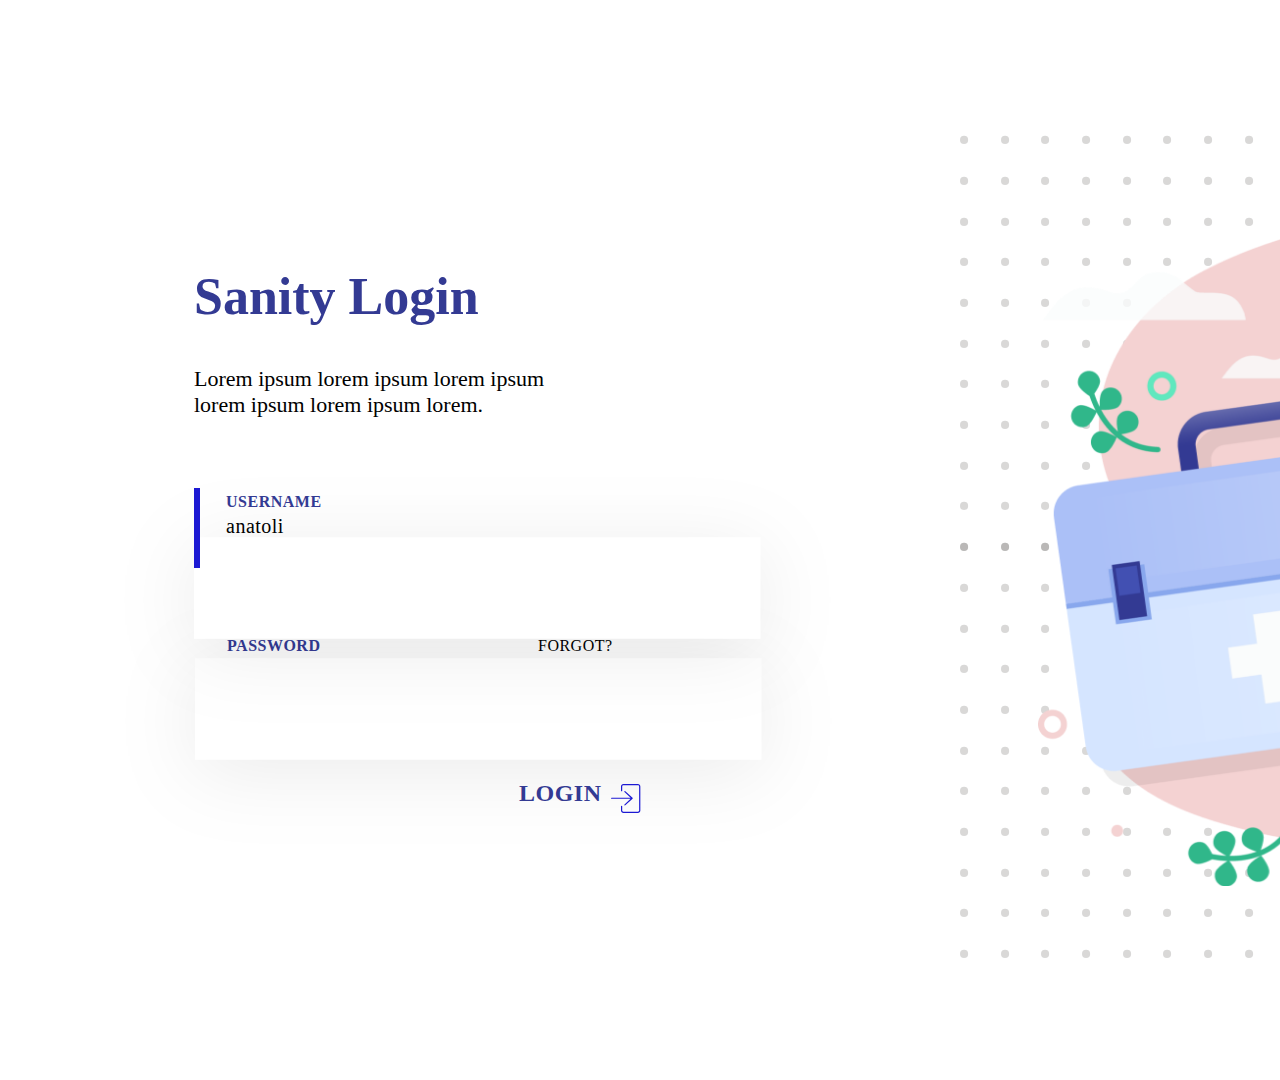
<file: User_Login.html>
<!DOCTYPE html>
<html>
<head>
<meta charset="utf-8"/>
<meta http-equiv="X-UA-Compatible" content="IE=edge"/>
<meta name="viewport" content="width=device-width, initial-scale=1.0">
<title>User Login</title>
<style id="applicationStylesheet" type="text/css">
	.mediaViewInfo {
		--web-view-name: User Login;
		--web-view-id: User_Login;
		--web-scale-on-resize: true;
		--web-enable-deep-linking: true;
	}
	:root {
		--web-view-ids: User_Login;
	}
	* {
		margin: 0;
		padding: 0;
		box-sizing: border-box;
		border: none;
	}
	#User_Login {
		position: absolute;
		width: 1920px;
		height: 1080px;
		background-color: rgba(255,255,255,1);
		overflow: hidden;
		--web-view-name: User Login;
		--web-view-id: User_Login;
		--web-scale-on-resize: true;
		--web-enable-deep-linking: true;
	}
	#Group_96 {
		position: absolute;
		width: 447.494px;
		height: 546.079px;
		left: 194px;
		top: 267px;
		overflow: visible;
	}
	#Don_t_have_account__Sign_up {
		position: absolute;
		left: 194px;
		top: 448px;
		overflow: visible;
		width: 253px;
		white-space: nowrap;
		text-align: left;
		font-family: Segoe UI;
		font-style: normal;
		font-weight: normal;
		font-size: 20px;
		color: rgba(0,0,0,1);
	}
	#Sanity_Login {
		position: absolute;
		left: 0px;
		top: 0px;
		overflow: visible;
		width: 327px;
		white-space: nowrap;
		text-align: left;
		font-family: Poppins;
		font-style: normal;
		font-weight: bold;
		font-size: 52px;
		color: rgba(51,58,147,1);
	}
	#Lorem_ipsum_lorem_ipsum_lorem_ {
		position: absolute;
		left: 0px;
		top: 99px;
		overflow: visible;
		width: 448px;
		height: 62px;
		text-align: left;
		font-family: Segoe UI;
		font-style: normal;
		font-weight: normal;
		font-size: 22px;
		color: rgba(0,0,0,1);
	}
	#Group_2 {
		position: absolute;
		width: 446.452px;
		height: 80px;
		left: 1.043px;
		top: 342.165px;
		overflow: visible;
	}
	.Path_9 {
		filter: drop-shadow(0px 12px 40px rgba(0, 0, 0, 0.078));
		overflow: visible;
		position: absolute;
		width: 566.452px;
		height: 200px;
		left: 0px;
		top: 0px;
		transform: matrix(1,0,0,1,0,0);
	}
	#PASSWORD {
		position: absolute;
		left: 31.957px;
		top: 27.835px;
		overflow: visible;
		width: 92px;
		white-space: nowrap;
		text-align: left;
		font-family: Segoe UI;
		font-style: normal;
		font-weight: bold;
		font-size: 16px;
		color: rgba(51,58,147,1);
		letter-spacing: 0.5px;
	}
	#FORGOT_ {
		position: absolute;
		left: 342.957px;
		top: 27.835px;
		overflow: visible;
		width: 73px;
		white-space: nowrap;
		text-align: left;
		font-family: Segoe UI;
		font-style: normal;
		font-weight: normal;
		font-size: 16px;
		color: rgba(0,0,0,1);
		letter-spacing: 0.5px;
	}
	#Group_3 {
		position: absolute;
		width: 446.494px;
		height: 80.246px;
		left: 0px;
		top: 221px;
		overflow: visible;
	}
	.Path_8 {
		filter: drop-shadow(0px 12px 40px rgba(0, 0, 0, 0.078));
		overflow: visible;
		position: absolute;
		width: 566.452px;
		height: 200px;
		left: 0.043px;
		top: 0.246px;
		transform: matrix(1,0,0,1,0,0);
	}
	#USERNAME {
		position: absolute;
		left: 32px;
		top: 5px;
		overflow: visible;
		width: 91px;
		white-space: nowrap;
		text-align: left;
		font-family: Segoe UI;
		font-style: normal;
		font-weight: bold;
		font-size: 16px;
		color: rgba(51,58,147,1);
		letter-spacing: 0.5px;
	}
	#anatoli {
		position: absolute;
		left: 32px;
		top: 27px;
		overflow: visible;
		width: 67px;
		white-space: nowrap;
		text-align: left;
		font-family: Segoe UI;
		font-style: normal;
		font-weight: normal;
		font-size: 20px;
		color: rgba(0,0,0,1);
		letter-spacing: 0.5px;
	}
	.Rectangle_4 {
		position: absolute;
		overflow: visible;
		width: 6px;
		height: 80px;
		left: 0px;
		top: 0px;
	}
	#Group_6 {
		position: absolute;
		width: 121.037px;
		height: 33.079px;
		left: 325px;
		top: 513px;
		overflow: visible;
	}
	#LOGIN {
		position: absolute;
		left: 0px;
		top: 0px;
		overflow: visible;
		width: 78px;
		white-space: nowrap;
		text-align: left;
		font-family: Poppins;
		font-style: normal;
		font-weight: bold;
		font-size: 24px;
		color: rgba(51,58,147,1);
		letter-spacing: 0.5px;
	}
	#login {
		position: absolute;
		width: 29.016px;
		height: 29.016px;
		left: 92.022px;
		top: 4.063px;
		overflow: visible;
	}
	#Group_5 {
		position: absolute;
		width: 29.016px;
		height: 29.016px;
		left: 0px;
		top: 0px;
		overflow: visible;
	}
	#Group_4 {
		position: absolute;
		width: 29.016px;
		height: 29.016px;
		left: 0px;
		top: 0px;
		overflow: visible;
	}
	.Path_10 {
		overflow: visible;
		position: absolute;
		width: 19.344px;
		height: 29.016px;
		left: 9.672px;
		top: 0px;
		transform: matrix(1,0,0,1,0,0);
	}
	.Path_11 {
		overflow: visible;
		position: absolute;
		width: 21.762px;
		height: 14.508px;
		left: 0px;
		top: 7.254px;
		transform: matrix(1,0,0,1,0,0);
	}
	#Group_95 {
		position: absolute;
		width: 1113px;
		height: 1274px;
		left: 960px;
		top: -97px;
		overflow: visible;
	}
	.Rectangle_2 {
		position: absolute;
		overflow: visible;
		width: 667px;
		height: 1274px;
		left: 446px;
		top: 0px;
	}
	#Group_93 {
		position: absolute;
		width: 415px;
		height: 822px;
		left: 0px;
		top: 233px;
		overflow: visible;
	}
	#Group_1 {
		opacity: 0.18;
		transform: translate(-960px, -169px) matrix(1,0,0,1,960.0002,169.0002) rotate(-90deg);
		transform-origin: center;
		position: absolute;
		width: 415px;
		height: 415px;
		left: 0px;
		top: 0px;
		overflow: visible;
	}
	.Ellipse_4 {
		position: absolute;
		overflow: visible;
		width: 8.137px;
		height: 8.137px;
		left: 0px;
		top: 406.862px;
	}
	.Ellipse_5 {
		position: absolute;
		overflow: visible;
		width: 8.137px;
		height: 8.137px;
		left: 0px;
		top: 366.176px;
	}
	.Ellipse_6 {
		position: absolute;
		overflow: visible;
		width: 8.137px;
		height: 8.137px;
		left: 0px;
		top: 325.49px;
	}
	.Ellipse_7 {
		position: absolute;
		overflow: visible;
		width: 8.137px;
		height: 8.137px;
		left: 0px;
		top: 284.804px;
	}
	.Ellipse_8 {
		position: absolute;
		overflow: visible;
		width: 8.137px;
		height: 8.137px;
		left: 0px;
		top: 244.117px;
	}
	.Ellipse_9 {
		position: absolute;
		overflow: visible;
		width: 8.137px;
		height: 8.137px;
		left: 0px;
		top: 203.431px;
	}
	.Ellipse_10 {
		position: absolute;
		overflow: visible;
		width: 8.137px;
		height: 8.137px;
		left: 0px;
		top: 162.745px;
	}
	.Ellipse_11 {
		position: absolute;
		overflow: visible;
		width: 8.137px;
		height: 8.137px;
		left: 0px;
		top: 122.059px;
	}
	.Ellipse_12 {
		position: absolute;
		overflow: visible;
		width: 8.137px;
		height: 8.137px;
		left: 0px;
		top: 81.372px;
	}
	.Ellipse_13 {
		position: absolute;
		overflow: visible;
		width: 8.137px;
		height: 8.137px;
		left: 0px;
		top: 40.686px;
	}
	.Ellipse_14 {
		position: absolute;
		overflow: visible;
		width: 8.137px;
		height: 8.137px;
		left: 0px;
		top: 0px;
	}
	.Ellipse_15 {
		position: absolute;
		overflow: visible;
		width: 8.137px;
		height: 8.137px;
		left: 40.686px;
		top: 406.862px;
	}
	.Ellipse_16 {
		position: absolute;
		overflow: visible;
		width: 8.137px;
		height: 8.137px;
		left: 40.686px;
		top: 366.176px;
	}
	.Ellipse_17 {
		position: absolute;
		overflow: visible;
		width: 8.137px;
		height: 8.137px;
		left: 40.686px;
		top: 325.49px;
	}
	.Ellipse_18 {
		position: absolute;
		overflow: visible;
		width: 8.137px;
		height: 8.137px;
		left: 40.686px;
		top: 284.804px;
	}
	.Ellipse_19 {
		position: absolute;
		overflow: visible;
		width: 8.137px;
		height: 8.137px;
		left: 40.686px;
		top: 244.117px;
	}
	.Ellipse_20 {
		position: absolute;
		overflow: visible;
		width: 8.137px;
		height: 8.137px;
		left: 40.686px;
		top: 203.431px;
	}
	.Ellipse_21 {
		position: absolute;
		overflow: visible;
		width: 8.137px;
		height: 8.137px;
		left: 40.686px;
		top: 162.745px;
	}
	.Ellipse_22 {
		position: absolute;
		overflow: visible;
		width: 8.137px;
		height: 8.137px;
		left: 40.686px;
		top: 122.059px;
	}
	.Ellipse_23 {
		position: absolute;
		overflow: visible;
		width: 8.137px;
		height: 8.137px;
		left: 40.686px;
		top: 81.372px;
	}
	.Ellipse_24 {
		position: absolute;
		overflow: visible;
		width: 8.137px;
		height: 8.137px;
		left: 40.686px;
		top: 40.686px;
	}
	.Ellipse_25 {
		position: absolute;
		overflow: visible;
		width: 8.137px;
		height: 8.137px;
		left: 40.686px;
		top: 0px;
	}
	.Ellipse_26 {
		position: absolute;
		overflow: visible;
		width: 8.137px;
		height: 8.137px;
		left: 81.372px;
		top: 406.862px;
	}
	.Ellipse_27 {
		position: absolute;
		overflow: visible;
		width: 8.137px;
		height: 8.137px;
		left: 81.372px;
		top: 366.176px;
	}
	.Ellipse_28 {
		position: absolute;
		overflow: visible;
		width: 8.137px;
		height: 8.137px;
		left: 81.372px;
		top: 325.49px;
	}
	.Ellipse_29 {
		position: absolute;
		overflow: visible;
		width: 8.137px;
		height: 8.137px;
		left: 81.372px;
		top: 284.804px;
	}
	.Ellipse_30 {
		position: absolute;
		overflow: visible;
		width: 8.137px;
		height: 8.137px;
		left: 81.372px;
		top: 244.117px;
	}
	.Ellipse_31 {
		position: absolute;
		overflow: visible;
		width: 8.137px;
		height: 8.137px;
		left: 81.372px;
		top: 203.431px;
	}
	.Ellipse_32 {
		position: absolute;
		overflow: visible;
		width: 8.137px;
		height: 8.137px;
		left: 81.372px;
		top: 162.745px;
	}
	.Ellipse_33 {
		position: absolute;
		overflow: visible;
		width: 8.137px;
		height: 8.137px;
		left: 81.372px;
		top: 122.059px;
	}
	.Ellipse_34 {
		position: absolute;
		overflow: visible;
		width: 8.137px;
		height: 8.137px;
		left: 81.372px;
		top: 81.372px;
	}
	.Ellipse_35 {
		position: absolute;
		overflow: visible;
		width: 8.137px;
		height: 8.137px;
		left: 81.372px;
		top: 40.686px;
	}
	.Ellipse_36 {
		position: absolute;
		overflow: visible;
		width: 8.137px;
		height: 8.137px;
		left: 81.372px;
		top: 0px;
	}
	.Ellipse_37 {
		position: absolute;
		overflow: visible;
		width: 8.137px;
		height: 8.137px;
		left: 122.059px;
		top: 406.862px;
	}
	.Ellipse_38 {
		position: absolute;
		overflow: visible;
		width: 8.137px;
		height: 8.137px;
		left: 122.059px;
		top: 366.176px;
	}
	.Ellipse_39 {
		position: absolute;
		overflow: visible;
		width: 8.137px;
		height: 8.137px;
		left: 122.059px;
		top: 325.49px;
	}
	.Ellipse_40 {
		position: absolute;
		overflow: visible;
		width: 8.137px;
		height: 8.137px;
		left: 122.059px;
		top: 284.804px;
	}
	.Ellipse_41 {
		position: absolute;
		overflow: visible;
		width: 8.137px;
		height: 8.137px;
		left: 122.059px;
		top: 244.117px;
	}
	.Ellipse_42 {
		position: absolute;
		overflow: visible;
		width: 8.137px;
		height: 8.137px;
		left: 122.059px;
		top: 203.431px;
	}
	.Ellipse_43 {
		position: absolute;
		overflow: visible;
		width: 8.137px;
		height: 8.137px;
		left: 122.059px;
		top: 162.745px;
	}
	.Ellipse_44 {
		position: absolute;
		overflow: visible;
		width: 8.137px;
		height: 8.137px;
		left: 122.059px;
		top: 122.059px;
	}
	.Ellipse_45 {
		position: absolute;
		overflow: visible;
		width: 8.137px;
		height: 8.137px;
		left: 122.059px;
		top: 81.372px;
	}
	.Ellipse_46 {
		position: absolute;
		overflow: visible;
		width: 8.137px;
		height: 8.137px;
		left: 122.059px;
		top: 40.686px;
	}
	.Ellipse_47 {
		position: absolute;
		overflow: visible;
		width: 8.137px;
		height: 8.137px;
		left: 122.059px;
		top: 0px;
	}
	.Ellipse_48 {
		position: absolute;
		overflow: visible;
		width: 8.137px;
		height: 8.137px;
		left: 162.745px;
		top: 406.862px;
	}
	.Ellipse_49 {
		position: absolute;
		overflow: visible;
		width: 8.137px;
		height: 8.137px;
		left: 162.745px;
		top: 366.176px;
	}
	.Ellipse_50 {
		position: absolute;
		overflow: visible;
		width: 8.137px;
		height: 8.137px;
		left: 162.745px;
		top: 325.49px;
	}
	.Ellipse_51 {
		position: absolute;
		overflow: visible;
		width: 8.137px;
		height: 8.137px;
		left: 162.745px;
		top: 284.804px;
	}
	.Ellipse_52 {
		position: absolute;
		overflow: visible;
		width: 8.137px;
		height: 8.137px;
		left: 162.745px;
		top: 244.117px;
	}
	.Ellipse_53 {
		position: absolute;
		overflow: visible;
		width: 8.137px;
		height: 8.137px;
		left: 162.745px;
		top: 203.431px;
	}
	.Ellipse_54 {
		position: absolute;
		overflow: visible;
		width: 8.137px;
		height: 8.137px;
		left: 162.745px;
		top: 162.745px;
	}
	.Ellipse_55 {
		position: absolute;
		overflow: visible;
		width: 8.137px;
		height: 8.137px;
		left: 162.745px;
		top: 122.059px;
	}
	.Ellipse_56 {
		position: absolute;
		overflow: visible;
		width: 8.137px;
		height: 8.137px;
		left: 162.745px;
		top: 81.372px;
	}
	.Ellipse_57 {
		position: absolute;
		overflow: visible;
		width: 8.137px;
		height: 8.137px;
		left: 162.745px;
		top: 40.686px;
	}
	.Ellipse_58 {
		position: absolute;
		overflow: visible;
		width: 8.137px;
		height: 8.137px;
		left: 162.745px;
		top: 0px;
	}
	.Ellipse_59 {
		position: absolute;
		overflow: visible;
		width: 8.137px;
		height: 8.137px;
		left: 203.431px;
		top: 406.862px;
	}
	.Ellipse_60 {
		position: absolute;
		overflow: visible;
		width: 8.137px;
		height: 8.137px;
		left: 203.431px;
		top: 366.176px;
	}
	.Ellipse_61 {
		position: absolute;
		overflow: visible;
		width: 8.137px;
		height: 8.137px;
		left: 203.431px;
		top: 325.49px;
	}
	.Ellipse_62 {
		position: absolute;
		overflow: visible;
		width: 8.137px;
		height: 8.137px;
		left: 203.431px;
		top: 284.804px;
	}
	.Ellipse_63 {
		position: absolute;
		overflow: visible;
		width: 8.137px;
		height: 8.137px;
		left: 203.431px;
		top: 244.117px;
	}
	.Ellipse_64 {
		position: absolute;
		overflow: visible;
		width: 8.137px;
		height: 8.137px;
		left: 203.431px;
		top: 203.431px;
	}
	.Ellipse_65 {
		position: absolute;
		overflow: visible;
		width: 8.137px;
		height: 8.137px;
		left: 203.431px;
		top: 162.745px;
	}
	.Ellipse_66 {
		position: absolute;
		overflow: visible;
		width: 8.137px;
		height: 8.137px;
		left: 203.431px;
		top: 122.059px;
	}
	.Ellipse_67 {
		position: absolute;
		overflow: visible;
		width: 8.137px;
		height: 8.137px;
		left: 203.431px;
		top: 81.372px;
	}
	.Ellipse_68 {
		position: absolute;
		overflow: visible;
		width: 8.137px;
		height: 8.137px;
		left: 203.431px;
		top: 40.686px;
	}
	.Ellipse_69 {
		position: absolute;
		overflow: visible;
		width: 8.137px;
		height: 8.137px;
		left: 203.431px;
		top: 0px;
	}
	.Ellipse_70 {
		position: absolute;
		overflow: visible;
		width: 8.137px;
		height: 8.137px;
		left: 244.117px;
		top: 406.862px;
	}
	.Ellipse_71 {
		position: absolute;
		overflow: visible;
		width: 8.137px;
		height: 8.137px;
		left: 244.117px;
		top: 366.176px;
	}
	.Ellipse_72 {
		position: absolute;
		overflow: visible;
		width: 8.137px;
		height: 8.137px;
		left: 244.117px;
		top: 325.49px;
	}
	.Ellipse_73 {
		position: absolute;
		overflow: visible;
		width: 8.137px;
		height: 8.137px;
		left: 244.117px;
		top: 284.804px;
	}
	.Ellipse_74 {
		position: absolute;
		overflow: visible;
		width: 8.137px;
		height: 8.137px;
		left: 244.117px;
		top: 244.117px;
	}
	.Ellipse_75 {
		position: absolute;
		overflow: visible;
		width: 8.137px;
		height: 8.137px;
		left: 244.117px;
		top: 203.431px;
	}
	.Ellipse_76 {
		position: absolute;
		overflow: visible;
		width: 8.137px;
		height: 8.137px;
		left: 244.117px;
		top: 162.745px;
	}
	.Ellipse_77 {
		position: absolute;
		overflow: visible;
		width: 8.137px;
		height: 8.137px;
		left: 244.117px;
		top: 122.059px;
	}
	.Ellipse_78 {
		position: absolute;
		overflow: visible;
		width: 8.137px;
		height: 8.137px;
		left: 244.117px;
		top: 81.372px;
	}
	.Ellipse_79 {
		position: absolute;
		overflow: visible;
		width: 8.137px;
		height: 8.137px;
		left: 244.117px;
		top: 40.686px;
	}
	.Ellipse_80 {
		position: absolute;
		overflow: visible;
		width: 8.137px;
		height: 8.137px;
		left: 244.117px;
		top: 0px;
	}
	.Ellipse_81 {
		position: absolute;
		overflow: visible;
		width: 8.137px;
		height: 8.137px;
		left: 284.804px;
		top: 406.862px;
	}
	.Ellipse_82 {
		position: absolute;
		overflow: visible;
		width: 8.137px;
		height: 8.137px;
		left: 284.804px;
		top: 366.176px;
	}
	.Ellipse_83 {
		position: absolute;
		overflow: visible;
		width: 8.137px;
		height: 8.137px;
		left: 284.804px;
		top: 325.49px;
	}
	.Ellipse_84 {
		position: absolute;
		overflow: visible;
		width: 8.137px;
		height: 8.137px;
		left: 284.804px;
		top: 284.804px;
	}
	.Ellipse_85 {
		position: absolute;
		overflow: visible;
		width: 8.137px;
		height: 8.137px;
		left: 284.804px;
		top: 244.117px;
	}
	.Ellipse_86 {
		position: absolute;
		overflow: visible;
		width: 8.137px;
		height: 8.137px;
		left: 284.804px;
		top: 203.431px;
	}
	.Ellipse_87 {
		position: absolute;
		overflow: visible;
		width: 8.137px;
		height: 8.137px;
		left: 284.804px;
		top: 162.745px;
	}
	.Ellipse_88 {
		position: absolute;
		overflow: visible;
		width: 8.137px;
		height: 8.137px;
		left: 284.804px;
		top: 122.059px;
	}
	.Ellipse_89 {
		position: absolute;
		overflow: visible;
		width: 8.137px;
		height: 8.137px;
		left: 284.804px;
		top: 81.372px;
	}
	.Ellipse_90 {
		position: absolute;
		overflow: visible;
		width: 8.137px;
		height: 8.137px;
		left: 284.804px;
		top: 40.686px;
	}
	.Ellipse_91 {
		position: absolute;
		overflow: visible;
		width: 8.137px;
		height: 8.137px;
		left: 284.804px;
		top: 0px;
	}
	.Ellipse_92 {
		position: absolute;
		overflow: visible;
		width: 8.137px;
		height: 8.137px;
		left: 325.49px;
		top: 406.862px;
	}
	.Ellipse_93 {
		position: absolute;
		overflow: visible;
		width: 8.137px;
		height: 8.137px;
		left: 325.49px;
		top: 366.176px;
	}
	.Ellipse_94 {
		position: absolute;
		overflow: visible;
		width: 8.137px;
		height: 8.137px;
		left: 325.49px;
		top: 325.49px;
	}
	.Ellipse_95 {
		position: absolute;
		overflow: visible;
		width: 8.137px;
		height: 8.137px;
		left: 325.49px;
		top: 284.804px;
	}
	.Ellipse_96 {
		position: absolute;
		overflow: visible;
		width: 8.137px;
		height: 8.137px;
		left: 325.49px;
		top: 244.117px;
	}
	.Ellipse_97 {
		position: absolute;
		overflow: visible;
		width: 8.137px;
		height: 8.137px;
		left: 325.49px;
		top: 203.431px;
	}
	.Ellipse_98 {
		position: absolute;
		overflow: visible;
		width: 8.137px;
		height: 8.137px;
		left: 325.49px;
		top: 162.745px;
	}
	.Ellipse_99 {
		position: absolute;
		overflow: visible;
		width: 8.137px;
		height: 8.137px;
		left: 325.49px;
		top: 122.059px;
	}
	.Ellipse_100 {
		position: absolute;
		overflow: visible;
		width: 8.137px;
		height: 8.137px;
		left: 325.49px;
		top: 81.372px;
	}
	.Ellipse_101 {
		position: absolute;
		overflow: visible;
		width: 8.137px;
		height: 8.137px;
		left: 325.49px;
		top: 40.686px;
	}
	.Ellipse_102 {
		position: absolute;
		overflow: visible;
		width: 8.137px;
		height: 8.137px;
		left: 325.49px;
		top: 0px;
	}
	.Ellipse_103 {
		position: absolute;
		overflow: visible;
		width: 8.137px;
		height: 8.137px;
		left: 366.176px;
		top: 406.862px;
	}
	.Ellipse_104 {
		position: absolute;
		overflow: visible;
		width: 8.137px;
		height: 8.137px;
		left: 366.176px;
		top: 366.176px;
	}
	.Ellipse_105 {
		position: absolute;
		overflow: visible;
		width: 8.137px;
		height: 8.137px;
		left: 366.176px;
		top: 325.49px;
	}
	.Ellipse_106 {
		position: absolute;
		overflow: visible;
		width: 8.137px;
		height: 8.137px;
		left: 366.176px;
		top: 284.804px;
	}
	.Ellipse_107 {
		position: absolute;
		overflow: visible;
		width: 8.137px;
		height: 8.137px;
		left: 366.176px;
		top: 244.117px;
	}
	.Ellipse_108 {
		position: absolute;
		overflow: visible;
		width: 8.137px;
		height: 8.137px;
		left: 366.176px;
		top: 203.431px;
	}
	.Ellipse_109 {
		position: absolute;
		overflow: visible;
		width: 8.137px;
		height: 8.137px;
		left: 366.176px;
		top: 162.745px;
	}
	.Ellipse_110 {
		position: absolute;
		overflow: visible;
		width: 8.137px;
		height: 8.137px;
		left: 366.176px;
		top: 122.059px;
	}
	.Ellipse_111 {
		position: absolute;
		overflow: visible;
		width: 8.137px;
		height: 8.137px;
		left: 366.176px;
		top: 81.372px;
	}
	.Ellipse_112 {
		position: absolute;
		overflow: visible;
		width: 8.137px;
		height: 8.137px;
		left: 366.176px;
		top: 40.686px;
	}
	.Ellipse_113 {
		position: absolute;
		overflow: visible;
		width: 8.137px;
		height: 8.137px;
		left: 366.176px;
		top: 0px;
	}
	.Ellipse_114 {
		position: absolute;
		overflow: visible;
		width: 8.137px;
		height: 8.137px;
		left: 406.862px;
		top: 406.862px;
	}
	.Ellipse_115 {
		position: absolute;
		overflow: visible;
		width: 8.137px;
		height: 8.137px;
		left: 406.862px;
		top: 366.176px;
	}
	.Ellipse_116 {
		position: absolute;
		overflow: visible;
		width: 8.137px;
		height: 8.137px;
		left: 406.862px;
		top: 325.49px;
	}
	.Ellipse_117 {
		position: absolute;
		overflow: visible;
		width: 8.137px;
		height: 8.137px;
		left: 406.862px;
		top: 284.804px;
	}
	.Ellipse_118 {
		position: absolute;
		overflow: visible;
		width: 8.137px;
		height: 8.137px;
		left: 406.862px;
		top: 244.117px;
	}
	.Ellipse_119 {
		position: absolute;
		overflow: visible;
		width: 8.137px;
		height: 8.137px;
		left: 406.862px;
		top: 203.431px;
	}
	.Ellipse_120 {
		position: absolute;
		overflow: visible;
		width: 8.137px;
		height: 8.137px;
		left: 406.862px;
		top: 162.745px;
	}
	.Ellipse_121 {
		position: absolute;
		overflow: visible;
		width: 8.137px;
		height: 8.137px;
		left: 406.862px;
		top: 122.059px;
	}
	.Ellipse_122 {
		position: absolute;
		overflow: visible;
		width: 8.137px;
		height: 8.137px;
		left: 406.862px;
		top: 81.372px;
	}
	.Ellipse_123 {
		position: absolute;
		overflow: visible;
		width: 8.137px;
		height: 8.137px;
		left: 406.862px;
		top: 40.686px;
	}
	.Ellipse_124 {
		position: absolute;
		overflow: visible;
		width: 8.137px;
		height: 8.137px;
		left: 406.862px;
		top: 0px;
	}
	#Group_2_fy {
		opacity: 0.18;
		transform: translate(-960px, -169px) matrix(1,0,0,1,960.0002,576.0002) rotate(-90deg);
		transform-origin: center;
		position: absolute;
		width: 415px;
		height: 415px;
		left: 0px;
		top: 0px;
		overflow: visible;
	}
	.Ellipse_4_fy {
		position: absolute;
		overflow: visible;
		width: 8.137px;
		height: 8.137px;
		left: 0px;
		top: 406.862px;
	}
	.Ellipse_5_fy {
		position: absolute;
		overflow: visible;
		width: 8.137px;
		height: 8.137px;
		left: 0px;
		top: 366.176px;
	}
	.Ellipse_6_fy {
		position: absolute;
		overflow: visible;
		width: 8.137px;
		height: 8.137px;
		left: 0px;
		top: 325.49px;
	}
	.Ellipse_7_fy {
		position: absolute;
		overflow: visible;
		width: 8.137px;
		height: 8.137px;
		left: 0px;
		top: 284.804px;
	}
	.Ellipse_8_fy {
		position: absolute;
		overflow: visible;
		width: 8.137px;
		height: 8.137px;
		left: 0px;
		top: 244.118px;
	}
	.Ellipse_9_fy {
		position: absolute;
		overflow: visible;
		width: 8.137px;
		height: 8.137px;
		left: 0px;
		top: 203.431px;
	}
	.Ellipse_10_fy {
		position: absolute;
		overflow: visible;
		width: 8.137px;
		height: 8.137px;
		left: 0px;
		top: 162.745px;
	}
	.Ellipse_11_fza {
		position: absolute;
		overflow: visible;
		width: 8.137px;
		height: 8.137px;
		left: 0px;
		top: 122.059px;
	}
	.Ellipse_12_fzb {
		position: absolute;
		overflow: visible;
		width: 8.137px;
		height: 8.137px;
		left: 0px;
		top: 81.372px;
	}
	.Ellipse_13_fzc {
		position: absolute;
		overflow: visible;
		width: 8.137px;
		height: 8.137px;
		left: 0px;
		top: 40.686px;
	}
	.Ellipse_14_fzd {
		position: absolute;
		overflow: visible;
		width: 8.137px;
		height: 8.137px;
		left: 0px;
		top: 0px;
	}
	.Ellipse_15_fze {
		position: absolute;
		overflow: visible;
		width: 8.137px;
		height: 8.137px;
		left: 40.686px;
		top: 406.862px;
	}
	.Ellipse_16_fzf {
		position: absolute;
		overflow: visible;
		width: 8.137px;
		height: 8.137px;
		left: 40.686px;
		top: 366.176px;
	}
	.Ellipse_17_fzg {
		position: absolute;
		overflow: visible;
		width: 8.137px;
		height: 8.137px;
		left: 40.686px;
		top: 325.49px;
	}
	.Ellipse_18_fzh {
		position: absolute;
		overflow: visible;
		width: 8.137px;
		height: 8.137px;
		left: 40.686px;
		top: 284.804px;
	}
	.Ellipse_19_fzi {
		position: absolute;
		overflow: visible;
		width: 8.137px;
		height: 8.137px;
		left: 40.686px;
		top: 244.118px;
	}
	.Ellipse_20_fzj {
		position: absolute;
		overflow: visible;
		width: 8.137px;
		height: 8.137px;
		left: 40.686px;
		top: 203.431px;
	}
	.Ellipse_21_fzk {
		position: absolute;
		overflow: visible;
		width: 8.137px;
		height: 8.137px;
		left: 40.686px;
		top: 162.745px;
	}
	.Ellipse_22_fzl {
		position: absolute;
		overflow: visible;
		width: 8.137px;
		height: 8.137px;
		left: 40.686px;
		top: 122.059px;
	}
	.Ellipse_23_fzm {
		position: absolute;
		overflow: visible;
		width: 8.137px;
		height: 8.137px;
		left: 40.686px;
		top: 81.372px;
	}
	.Ellipse_24_fzn {
		position: absolute;
		overflow: visible;
		width: 8.137px;
		height: 8.137px;
		left: 40.686px;
		top: 40.686px;
	}
	.Ellipse_25_fzo {
		position: absolute;
		overflow: visible;
		width: 8.137px;
		height: 8.137px;
		left: 40.686px;
		top: 0px;
	}
	.Ellipse_26_fzp {
		position: absolute;
		overflow: visible;
		width: 8.137px;
		height: 8.137px;
		left: 81.372px;
		top: 406.862px;
	}
	.Ellipse_27_fzq {
		position: absolute;
		overflow: visible;
		width: 8.137px;
		height: 8.137px;
		left: 81.372px;
		top: 366.176px;
	}
	.Ellipse_28_fzr {
		position: absolute;
		overflow: visible;
		width: 8.137px;
		height: 8.137px;
		left: 81.372px;
		top: 325.49px;
	}
	.Ellipse_29_fzs {
		position: absolute;
		overflow: visible;
		width: 8.137px;
		height: 8.137px;
		left: 81.372px;
		top: 284.804px;
	}
	.Ellipse_30_fzt {
		position: absolute;
		overflow: visible;
		width: 8.137px;
		height: 8.137px;
		left: 81.372px;
		top: 244.118px;
	}
	.Ellipse_31_fzu {
		position: absolute;
		overflow: visible;
		width: 8.137px;
		height: 8.137px;
		left: 81.372px;
		top: 203.431px;
	}
	.Ellipse_32_fzv {
		position: absolute;
		overflow: visible;
		width: 8.137px;
		height: 8.137px;
		left: 81.372px;
		top: 162.745px;
	}
	.Ellipse_33_fzw {
		position: absolute;
		overflow: visible;
		width: 8.137px;
		height: 8.137px;
		left: 81.372px;
		top: 122.059px;
	}
	.Ellipse_34_fzx {
		position: absolute;
		overflow: visible;
		width: 8.137px;
		height: 8.137px;
		left: 81.372px;
		top: 81.372px;
	}
	.Ellipse_35_fzy {
		position: absolute;
		overflow: visible;
		width: 8.137px;
		height: 8.137px;
		left: 81.372px;
		top: 40.686px;
	}
	.Ellipse_36_fzz {
		position: absolute;
		overflow: visible;
		width: 8.137px;
		height: 8.137px;
		left: 81.372px;
		top: 0px;
	}
	.Ellipse_37_fz {
		position: absolute;
		overflow: visible;
		width: 8.137px;
		height: 8.137px;
		left: 122.059px;
		top: 406.862px;
	}
	.Ellipse_38_fz {
		position: absolute;
		overflow: visible;
		width: 8.137px;
		height: 8.137px;
		left: 122.059px;
		top: 366.176px;
	}
	.Ellipse_39_fz {
		position: absolute;
		overflow: visible;
		width: 8.137px;
		height: 8.137px;
		left: 122.059px;
		top: 325.49px;
	}
	.Ellipse_40_fz {
		position: absolute;
		overflow: visible;
		width: 8.137px;
		height: 8.137px;
		left: 122.059px;
		top: 284.804px;
	}
	.Ellipse_41_fz {
		position: absolute;
		overflow: visible;
		width: 8.137px;
		height: 8.137px;
		left: 122.059px;
		top: 244.118px;
	}
	.Ellipse_42_fz {
		position: absolute;
		overflow: visible;
		width: 8.137px;
		height: 8.137px;
		left: 122.059px;
		top: 203.431px;
	}
	.Ellipse_43_fz {
		position: absolute;
		overflow: visible;
		width: 8.137px;
		height: 8.137px;
		left: 122.059px;
		top: 162.745px;
	}
	.Ellipse_44_fz {
		position: absolute;
		overflow: visible;
		width: 8.137px;
		height: 8.137px;
		left: 122.059px;
		top: 122.059px;
	}
	.Ellipse_45_fz {
		position: absolute;
		overflow: visible;
		width: 8.137px;
		height: 8.137px;
		left: 122.059px;
		top: 81.372px;
	}
	.Ellipse_46_fz {
		position: absolute;
		overflow: visible;
		width: 8.137px;
		height: 8.137px;
		left: 122.059px;
		top: 40.686px;
	}
	.Ellipse_47_fa {
		position: absolute;
		overflow: visible;
		width: 8.137px;
		height: 8.137px;
		left: 122.059px;
		top: 0px;
	}
	.Ellipse_48_fb {
		position: absolute;
		overflow: visible;
		width: 8.137px;
		height: 8.137px;
		left: 162.745px;
		top: 406.862px;
	}
	.Ellipse_49_fc {
		position: absolute;
		overflow: visible;
		width: 8.137px;
		height: 8.137px;
		left: 162.745px;
		top: 366.176px;
	}
	.Ellipse_50_fd {
		position: absolute;
		overflow: visible;
		width: 8.137px;
		height: 8.137px;
		left: 162.745px;
		top: 325.49px;
	}
	.Ellipse_51_fe {
		position: absolute;
		overflow: visible;
		width: 8.137px;
		height: 8.137px;
		left: 162.745px;
		top: 284.804px;
	}
	.Ellipse_52_ff {
		position: absolute;
		overflow: visible;
		width: 8.137px;
		height: 8.137px;
		left: 162.745px;
		top: 244.118px;
	}
	.Ellipse_53_fg {
		position: absolute;
		overflow: visible;
		width: 8.137px;
		height: 8.137px;
		left: 162.745px;
		top: 203.431px;
	}
	.Ellipse_54_fh {
		position: absolute;
		overflow: visible;
		width: 8.137px;
		height: 8.137px;
		left: 162.745px;
		top: 162.745px;
	}
	.Ellipse_55_fi {
		position: absolute;
		overflow: visible;
		width: 8.137px;
		height: 8.137px;
		left: 162.745px;
		top: 122.059px;
	}
	.Ellipse_56_fj {
		position: absolute;
		overflow: visible;
		width: 8.137px;
		height: 8.137px;
		left: 162.745px;
		top: 81.372px;
	}
	.Ellipse_57_fk {
		position: absolute;
		overflow: visible;
		width: 8.137px;
		height: 8.137px;
		left: 162.745px;
		top: 40.686px;
	}
	.Ellipse_58_fl {
		position: absolute;
		overflow: visible;
		width: 8.137px;
		height: 8.137px;
		left: 162.745px;
		top: 0px;
	}
	.Ellipse_59_fm {
		position: absolute;
		overflow: visible;
		width: 8.137px;
		height: 8.137px;
		left: 203.431px;
		top: 406.862px;
	}
	.Ellipse_60_fn {
		position: absolute;
		overflow: visible;
		width: 8.137px;
		height: 8.137px;
		left: 203.431px;
		top: 366.176px;
	}
	.Ellipse_61_fo {
		position: absolute;
		overflow: visible;
		width: 8.137px;
		height: 8.137px;
		left: 203.431px;
		top: 325.49px;
	}
	.Ellipse_62_fp {
		position: absolute;
		overflow: visible;
		width: 8.137px;
		height: 8.137px;
		left: 203.431px;
		top: 284.804px;
	}
	.Ellipse_63_fq {
		position: absolute;
		overflow: visible;
		width: 8.137px;
		height: 8.137px;
		left: 203.431px;
		top: 244.118px;
	}
	.Ellipse_64_fr {
		position: absolute;
		overflow: visible;
		width: 8.137px;
		height: 8.137px;
		left: 203.431px;
		top: 203.431px;
	}
	.Ellipse_65_fs {
		position: absolute;
		overflow: visible;
		width: 8.137px;
		height: 8.137px;
		left: 203.431px;
		top: 162.745px;
	}
	.Ellipse_66_ft {
		position: absolute;
		overflow: visible;
		width: 8.137px;
		height: 8.137px;
		left: 203.431px;
		top: 122.059px;
	}
	.Ellipse_67_fu {
		position: absolute;
		overflow: visible;
		width: 8.137px;
		height: 8.137px;
		left: 203.431px;
		top: 81.372px;
	}
	.Ellipse_68_fv {
		position: absolute;
		overflow: visible;
		width: 8.137px;
		height: 8.137px;
		left: 203.431px;
		top: 40.686px;
	}
	.Ellipse_69_fw {
		position: absolute;
		overflow: visible;
		width: 8.137px;
		height: 8.137px;
		left: 203.431px;
		top: 0px;
	}
	.Ellipse_70_fx {
		position: absolute;
		overflow: visible;
		width: 8.137px;
		height: 8.137px;
		left: 244.117px;
		top: 406.862px;
	}
	.Ellipse_71_fy {
		position: absolute;
		overflow: visible;
		width: 8.137px;
		height: 8.137px;
		left: 244.117px;
		top: 366.176px;
	}
	.Ellipse_72_fz {
		position: absolute;
		overflow: visible;
		width: 8.137px;
		height: 8.137px;
		left: 244.117px;
		top: 325.49px;
	}
	.Ellipse_73_f {
		position: absolute;
		overflow: visible;
		width: 8.137px;
		height: 8.137px;
		left: 244.117px;
		top: 284.804px;
	}
	.Ellipse_74_f {
		position: absolute;
		overflow: visible;
		width: 8.137px;
		height: 8.137px;
		left: 244.117px;
		top: 244.118px;
	}
	.Ellipse_75_f {
		position: absolute;
		overflow: visible;
		width: 8.137px;
		height: 8.137px;
		left: 244.117px;
		top: 203.431px;
	}
	.Ellipse_76_f {
		position: absolute;
		overflow: visible;
		width: 8.137px;
		height: 8.137px;
		left: 244.117px;
		top: 162.745px;
	}
	.Ellipse_77_f {
		position: absolute;
		overflow: visible;
		width: 8.137px;
		height: 8.137px;
		left: 244.117px;
		top: 122.059px;
	}
	.Ellipse_78_f {
		position: absolute;
		overflow: visible;
		width: 8.137px;
		height: 8.137px;
		left: 244.117px;
		top: 81.372px;
	}
	.Ellipse_79_f {
		position: absolute;
		overflow: visible;
		width: 8.137px;
		height: 8.137px;
		left: 244.117px;
		top: 40.686px;
	}
	.Ellipse_80_f {
		position: absolute;
		overflow: visible;
		width: 8.137px;
		height: 8.137px;
		left: 244.117px;
		top: 0px;
	}
	.Ellipse_81_f {
		position: absolute;
		overflow: visible;
		width: 8.137px;
		height: 8.137px;
		left: 284.804px;
		top: 406.862px;
	}
	.Ellipse_82_f {
		position: absolute;
		overflow: visible;
		width: 8.137px;
		height: 8.137px;
		left: 284.804px;
		top: 366.176px;
	}
	.Ellipse_83_fa {
		position: absolute;
		overflow: visible;
		width: 8.137px;
		height: 8.137px;
		left: 284.804px;
		top: 325.49px;
	}
	.Ellipse_84_fb {
		position: absolute;
		overflow: visible;
		width: 8.137px;
		height: 8.137px;
		left: 284.804px;
		top: 284.804px;
	}
	.Ellipse_85_fc {
		position: absolute;
		overflow: visible;
		width: 8.137px;
		height: 8.137px;
		left: 284.804px;
		top: 244.118px;
	}
	.Ellipse_86_fd {
		position: absolute;
		overflow: visible;
		width: 8.137px;
		height: 8.137px;
		left: 284.804px;
		top: 203.431px;
	}
	.Ellipse_87_fe {
		position: absolute;
		overflow: visible;
		width: 8.137px;
		height: 8.137px;
		left: 284.804px;
		top: 162.745px;
	}
	.Ellipse_88_ff {
		position: absolute;
		overflow: visible;
		width: 8.137px;
		height: 8.137px;
		left: 284.804px;
		top: 122.059px;
	}
	.Ellipse_89_fg {
		position: absolute;
		overflow: visible;
		width: 8.137px;
		height: 8.137px;
		left: 284.804px;
		top: 81.372px;
	}
	.Ellipse_90_fh {
		position: absolute;
		overflow: visible;
		width: 8.137px;
		height: 8.137px;
		left: 284.804px;
		top: 40.686px;
	}
	.Ellipse_91_fi {
		position: absolute;
		overflow: visible;
		width: 8.137px;
		height: 8.137px;
		left: 284.804px;
		top: 0px;
	}
	.Ellipse_92_fj {
		position: absolute;
		overflow: visible;
		width: 8.137px;
		height: 8.137px;
		left: 325.49px;
		top: 406.862px;
	}
	.Ellipse_93_fk {
		position: absolute;
		overflow: visible;
		width: 8.137px;
		height: 8.137px;
		left: 325.49px;
		top: 366.176px;
	}
	.Ellipse_94_fl {
		position: absolute;
		overflow: visible;
		width: 8.137px;
		height: 8.137px;
		left: 325.49px;
		top: 325.49px;
	}
	.Ellipse_95_fm {
		position: absolute;
		overflow: visible;
		width: 8.137px;
		height: 8.137px;
		left: 325.49px;
		top: 284.804px;
	}
	.Ellipse_96_fn {
		position: absolute;
		overflow: visible;
		width: 8.137px;
		height: 8.137px;
		left: 325.49px;
		top: 244.118px;
	}
	.Ellipse_97_fo {
		position: absolute;
		overflow: visible;
		width: 8.137px;
		height: 8.137px;
		left: 325.49px;
		top: 203.431px;
	}
	.Ellipse_98_fp {
		position: absolute;
		overflow: visible;
		width: 8.137px;
		height: 8.137px;
		left: 325.49px;
		top: 162.745px;
	}
	.Ellipse_99_fq {
		position: absolute;
		overflow: visible;
		width: 8.137px;
		height: 8.137px;
		left: 325.49px;
		top: 122.059px;
	}
	.Ellipse_100_fr {
		position: absolute;
		overflow: visible;
		width: 8.137px;
		height: 8.137px;
		left: 325.49px;
		top: 81.372px;
	}
	.Ellipse_101_fs {
		position: absolute;
		overflow: visible;
		width: 8.137px;
		height: 8.137px;
		left: 325.49px;
		top: 40.686px;
	}
	.Ellipse_102_ft {
		position: absolute;
		overflow: visible;
		width: 8.137px;
		height: 8.137px;
		left: 325.49px;
		top: 0px;
	}
	.Ellipse_103_fu {
		position: absolute;
		overflow: visible;
		width: 8.137px;
		height: 8.137px;
		left: 366.176px;
		top: 406.862px;
	}
	.Ellipse_104_fv {
		position: absolute;
		overflow: visible;
		width: 8.137px;
		height: 8.137px;
		left: 366.176px;
		top: 366.176px;
	}
	.Ellipse_105_fw {
		position: absolute;
		overflow: visible;
		width: 8.137px;
		height: 8.137px;
		left: 366.176px;
		top: 325.49px;
	}
	.Ellipse_106_fx {
		position: absolute;
		overflow: visible;
		width: 8.137px;
		height: 8.137px;
		left: 366.176px;
		top: 284.804px;
	}
	.Ellipse_107_fy {
		position: absolute;
		overflow: visible;
		width: 8.137px;
		height: 8.137px;
		left: 366.176px;
		top: 244.118px;
	}
	.Ellipse_108_fz {
		position: absolute;
		overflow: visible;
		width: 8.137px;
		height: 8.137px;
		left: 366.176px;
		top: 203.431px;
	}
	.Ellipse_109_f {
		position: absolute;
		overflow: visible;
		width: 8.137px;
		height: 8.137px;
		left: 366.176px;
		top: 162.745px;
	}
	.Ellipse_110_f {
		position: absolute;
		overflow: visible;
		width: 8.137px;
		height: 8.137px;
		left: 366.176px;
		top: 122.059px;
	}
	.Ellipse_111_f {
		position: absolute;
		overflow: visible;
		width: 8.137px;
		height: 8.137px;
		left: 366.176px;
		top: 81.372px;
	}
	.Ellipse_112_f {
		position: absolute;
		overflow: visible;
		width: 8.137px;
		height: 8.137px;
		left: 366.176px;
		top: 40.686px;
	}
	.Ellipse_113_f {
		position: absolute;
		overflow: visible;
		width: 8.137px;
		height: 8.137px;
		left: 366.176px;
		top: 0px;
	}
	.Ellipse_114_f {
		position: absolute;
		overflow: visible;
		width: 8.137px;
		height: 8.137px;
		left: 406.862px;
		top: 406.862px;
	}
	.Ellipse_115_f {
		position: absolute;
		overflow: visible;
		width: 8.137px;
		height: 8.137px;
		left: 406.862px;
		top: 366.176px;
	}
	.Ellipse_116_f {
		position: absolute;
		overflow: visible;
		width: 8.137px;
		height: 8.137px;
		left: 406.862px;
		top: 325.49px;
	}
	.Ellipse_117_f {
		position: absolute;
		overflow: visible;
		width: 8.137px;
		height: 8.137px;
		left: 406.862px;
		top: 284.804px;
	}
	.Ellipse_118_f {
		position: absolute;
		overflow: visible;
		width: 8.137px;
		height: 8.137px;
		left: 406.862px;
		top: 244.118px;
	}
	.Ellipse_119_fa {
		position: absolute;
		overflow: visible;
		width: 8.137px;
		height: 8.137px;
		left: 406.862px;
		top: 203.431px;
	}
	.Ellipse_120_fb {
		position: absolute;
		overflow: visible;
		width: 8.137px;
		height: 8.137px;
		left: 406.862px;
		top: 162.745px;
	}
	.Ellipse_121_fc {
		position: absolute;
		overflow: visible;
		width: 8.137px;
		height: 8.137px;
		left: 406.862px;
		top: 122.059px;
	}
	.Ellipse_122_fd {
		position: absolute;
		overflow: visible;
		width: 8.137px;
		height: 8.137px;
		left: 406.862px;
		top: 81.372px;
	}
	.Ellipse_123_fe {
		position: absolute;
		overflow: visible;
		width: 8.137px;
		height: 8.137px;
		left: 406.862px;
		top: 40.686px;
	}
	.Ellipse_124_ff {
		position: absolute;
		overflow: visible;
		width: 8.137px;
		height: 8.137px;
		left: 406.862px;
		top: 0px;
	}
	#ID3450830 {
		position: absolute;
		width: 818.22px;
		height: 700px;
		left: 78px;
		top: 283px;
		overflow: visible;
	}
</style>
<script id="applicationScript">
///////////////////////////////////////
// INITIALIZATION
///////////////////////////////////////

/**
 * Functionality for scaling, showing by media query, and navigation between multiple pages on a single page. 
 * Code subject to change.
 **/

if (window.console==null) { window["console"] = { log : function() {} } }; // some browsers do not set console

var Application = function() {
	// event constants
	this.NAVIGATION_CHANGE = "viewChange";
	this.VIEW_NOT_FOUND = "viewNotFound";
	this.VIEW_CHANGE = "viewChange";
	this.STATE_NOT_FOUND = "stateNotFound";
	this.APPLICATION_COMPLETE = "applicationComplete";
	this.APPLICATION_RESIZE = "applicationResize";
	this.SIZE_STATE_NAME = "data-is-view-scaled";

	this.lastView = null;
	this.lastState = null;
	this.lastOverlay = null;
	this.currentView = null;
	this.currentState = null;
	this.currentOverlay = null;
	this.currentQuery = {index: 0, rule: null, mediaText: null, id: null};
	this.inclusionQuery = "(min-width: 0px)";
	this.exclusionQuery = "none and (min-width: 99999px)";
	this.LastModifiedDateLabelName = "LastModifiedDateLabel";
	this.viewScaleSliderId = "ViewScaleSliderInput";
	this.pageRefreshedName = "showPageRefreshedNotification";
	this.prefix = "--web-";
	this.applicationStylesheet = null;
	this.mediaQueryDictionary = {};
	this.viewsDictionary = {};
	this.addedViews = [];
	this.views = {};
	this.viewIds = [];
	this.viewIds = [];
	this.viewQueries = {};
	this.overlays = {};
	this.overlayIds = [];
	this.numberOfViews = 0;
	this.verticalPadding = 0;
	this.horizontalPadding = 0;
	this.stateName = null;
	this.viewScale = 1;
	this.viewLeft = 0;
	this.viewTop = 0;

	// view settings
	this.showUpdateNotification = false;
	this.showNavigationControls = false;
	this.scaleViewsToFit = false;
	this.scaleToFitOnDoubleClick = false;
	this.actualSizeOnDoubleClick = false;
	this.scaleViewsOnResize = false;
	this.navigationOnKeypress = false;
	this.showViewName = false;
	this.enableDeepLinking = true;
	this.refreshPageForChanges = false;
	this.showRefreshNotifications = true;

	// view controls
	this.scaleViewSlider = null;
	this.lastModifiedLabel = null;
	this.supportsPopState = false; // window.history.pushState!=null;
	this.initialized = false;

	// refresh properties
	this.refreshDuration = 250;
	this.lastModifiedDate = null;
	this.refreshRequest = null;
	this.refreshInterval = null;
	this.refreshContent = null;
	this.refreshContentSize = null;
	this.refreshCheckContent = false;
	this.refreshCheckContentSize = false;

	var self = this;

	self.initialize = function(event) {
		var view = self.getVisibleView();
		if (view==null) view = self.getInitialView();
		self.collectViews();
		self.collectOverlays();
		self.collectMediaQueries();
		self.setViewOptions(view);
		self.setViewVariables(view);

		// sometimes the body size is 0 so we call this now and again later
		if (self.initialized) {
			window.addEventListener(self.NAVIGATION_CHANGE, self.viewChangeHandler);
			window.addEventListener("keyup", self.keypressHandler);
			window.addEventListener("keypress", self.keypressHandler);
			window.addEventListener("resize", self.resizeHandler);
			window.document.addEventListener("dblclick", self.doubleClickHandler);

			if (self.supportsPopState) {
				window.addEventListener('popstate', self.popStateHandler);
			}
			else {
				window.addEventListener('hashchange', self.hashChangeHandler);
			}

			// we are ready to go
			window.dispatchEvent(new Event(self.APPLICATION_COMPLETE));
		}

		if (self.initialized==false) {
			if (self.showNavigationControls || (self.singlePageApplication && self.showByMediaQuery==false)) {
				self.syncronizeViewToURL();
			}
	
			if (self.refreshPageForChanges) {
				self.setupRefreshForChanges();
			}
	
			self.initialized = true;
		}
		
		if (self.scaleViewsToFit) {
			self.viewScale = self.scaleViewToFit(view);
			
			if (self.viewScale<0) {
				setTimeout(self.scaleViewToFit, 500, view);
			}
		}
		else if (view) {
			self.viewScale = self.getViewScaleValue(view);
			self.centerView(view);
			self.updateSliderValue(self.viewScale);
		}
		else {
			// no view found
		}
	
		if (self.showUpdateNotification) {
			self.showNotification();
		}
	
		//"addEventListener" in window ? null : window.addEventListener = window.attachEvent;
		//"addEventListener" in document ? null : document.addEventListener = document.attachEvent;
	}


	///////////////////////////////////////
	// AUTO REFRESH 
	///////////////////////////////////////

	self.setupRefreshForChanges = function() {
		self.refreshRequest = new XMLHttpRequest();

		if (!self.refreshRequest) {
			return false;
		}

		// get document start values immediately
		self.requestRefreshUpdate();
	}

	/**
	 * Attempt to check the last modified date by the headers 
	 * or the last modified property from the byte array (experimental)
	 **/
	self.requestRefreshUpdate = function() {
		var url = document.location.href;
		var protocol = window.location.protocol;
		var method;
		
		try {

			if (self.refreshCheckContentSize) {
				self.refreshRequest.open('HEAD', url, true);
			}
			else if (self.refreshCheckContent) {
				self.refreshContent = document.documentElement.outerHTML;
				self.refreshRequest.open('GET', url, true);
				self.refreshRequest.responseType = "text";
			}
			else {

				// get page last modified date for the first call to compare to later
				if (self.lastModifiedDate==null) {

					// File system does not send headers in FF so get blob if possible
					if (protocol=="file:") {
						self.refreshRequest.open("GET", url, true);
						self.refreshRequest.responseType = "blob";
					}
					else {
						self.refreshRequest.open("HEAD", url, true);
						self.refreshRequest.responseType = "blob";
					}

					self.refreshRequest.onload = self.refreshOnLoadOnceHandler;

					// In some browsers (Chrome & Safari) this error occurs at send: 
					// 
					// Chrome - Access to XMLHttpRequest at 'file:///index.html' from origin 'null' 
					// has been blocked by CORS policy: 
					// Cross origin requests are only supported for protocol schemes: 
					// http, data, chrome, chrome-extension, https.
					// 
					// Safari - XMLHttpRequest cannot load file:///Users/user/Public/index.html. Cross origin requests are only supported for HTTP.
					// 
					// Solution is to run a local server, set local permissions or test in another browser
					self.refreshRequest.send(null);

					// In MS browsers the following behavior occurs possibly due to an AJAX call to check last modified date: 
					// 
					// DOM7011: The code on this page disabled back and forward caching.

					// In Brave (Chrome) error when on the server
					// index.js:221 HEAD https://www.example.com/ net::ERR_INSUFFICIENT_RESOURCES
					// self.refreshRequest.send(null);

				}
				else {
					self.refreshRequest = new XMLHttpRequest();
					self.refreshRequest.onreadystatechange = self.refreshHandler;
					self.refreshRequest.ontimeout = function() {
						self.log("Couldn't find page to check for updates");
					}
					
					var method;
					if (protocol=="file:") {
						method = "GET";
					}
					else {
						method = "HEAD";
					}

					//refreshRequest.open('HEAD', url, true);
					self.refreshRequest.open(method, url, true);
					self.refreshRequest.responseType = "blob";
					self.refreshRequest.send(null);
				}
			}
		}
		catch (error) {
			self.log("Refresh failed for the following reason:")
			self.log(error);
		}
	}

	self.refreshHandler = function() {
		var contentSize;

		try {

			if (self.refreshRequest.readyState === XMLHttpRequest.DONE) {
				
				if (self.refreshRequest.status === 2 || 
					self.refreshRequest.status === 200) {
					var pageChanged = false;

					self.updateLastModifiedLabel();

					if (self.refreshCheckContentSize) {
						var lastModifiedHeader = self.refreshRequest.getResponseHeader("Last-Modified");
						contentSize = self.refreshRequest.getResponseHeader("Content-Length");
						//lastModifiedDate = refreshRequest.getResponseHeader("Last-Modified");
						var headers = self.refreshRequest.getAllResponseHeaders();
						var hasContentHeader = headers.indexOf("Content-Length")!=-1;
						
						if (hasContentHeader) {
							contentSize = self.refreshRequest.getResponseHeader("Content-Length");

							// size has not been set yet
							if (self.refreshContentSize==null) {
								self.refreshContentSize = contentSize;
								// exit and let interval call this method again
								return;
							}

							if (contentSize!=self.refreshContentSize) {
								pageChanged = true;
							}
						}
					}
					else if (self.refreshCheckContent) {

						if (self.refreshRequest.responseText!=self.refreshContent) {
							pageChanged = true;
						}
					}
					else {
						lastModifiedHeader = self.getLastModified(self.refreshRequest);

						if (self.lastModifiedDate!=lastModifiedHeader) {
							self.log("lastModifiedDate:" + self.lastModifiedDate + ",lastModifiedHeader:" +lastModifiedHeader);
							pageChanged = true;
						}

					}

					
					if (pageChanged) {
						clearInterval(self.refreshInterval);
						self.refreshUpdatedPage();
						return;
					}

				}
				else {
					self.log('There was a problem with the request.');
				}

			}
		}
		catch( error ) {
			//console.log('Caught Exception: ' + error);
		}
	}

	self.refreshOnLoadOnceHandler = function(event) {

		// get the last modified date
		if (self.refreshRequest.response) {
			self.lastModifiedDate = self.getLastModified(self.refreshRequest);

			if (self.lastModifiedDate!=null) {

				if (self.refreshInterval==null) {
					self.refreshInterval = setInterval(self.requestRefreshUpdate, self.refreshDuration);
				}
			}
			else {
				self.log("Could not get last modified date from the server");
			}
		}
	}

	self.refreshUpdatedPage = function() {
		if (self.showRefreshNotifications) {
			var date = new Date().setTime((new Date().getTime()+10000));
			document.cookie = encodeURIComponent(self.pageRefreshedName) + "=true" + "; max-age=6000;" + " path=/";
		}

		document.location.reload(true);
	}

	self.showNotification = function(duration) {
		var notificationID = self.pageRefreshedName+"ID";
		var notification = document.getElementById(notificationID);
		if (duration==null) duration = 4000;

		if (notification!=null) {return;}

		notification = document.createElement("div");
		notification.id = notificationID;
		notification.textContent = "PAGE UPDATED";
		var styleRule = ""
		styleRule = "position: fixed; padding: 7px 16px 6px 16px; font-family: Arial, sans-serif; font-size: 10px; font-weight: bold; left: 50%;";
		styleRule += "top: 20px; background-color: rgba(0,0,0,.5); border-radius: 12px; color:rgb(235, 235, 235); transition: all 2s linear;";
		styleRule += "transform: translateX(-50%); letter-spacing: .5px; filter: drop-shadow(2px 2px 6px rgba(0, 0, 0, .1))";
		notification.setAttribute("style", styleRule);

		notification.className= "PageRefreshedClass";
		
		document.body.appendChild(notification);

		setTimeout(function() {
			notification.style.opacity = "0";
			notification.style.filter = "drop-shadow( 0px 0px 0px rgba(0,0,0, .5))";
			setTimeout(function() {
				notification.parentNode.removeChild(notification);
			}, duration)
		}, duration);

		document.cookie = encodeURIComponent(self.pageRefreshedName) + "=; max-age=1; path=/";
	}

	/**
	 * Get the last modified date from the header 
	 * or file object after request has been received
	 **/
	self.getLastModified = function(request) {
		var date;

		// file protocol - FILE object with last modified property
		if (request.response && request.response.lastModified) {
			date = request.response.lastModified;
		}
		
		// http protocol - check headers
		if (date==null) {
			date = request.getResponseHeader("Last-Modified");
		}

		return date;
	}

	self.updateLastModifiedLabel = function() {
		var labelValue = "";
		
		if (self.lastModifiedLabel==null) {
			self.lastModifiedLabel = document.getElementById("LastModifiedLabel");
		}

		if (self.lastModifiedLabel) {
			var seconds = parseInt(((new Date().getTime() - Date.parse(document.lastModified)) / 1000 / 60) * 100 + "");
			var minutes = 0;
			var hours = 0;

			if (seconds < 60) {
				seconds = Math.floor(seconds/10)*10;
				labelValue = seconds + " seconds";
			}
			else {
				minutes = parseInt((seconds/60) + "");

				if (minutes>60) {
					hours = parseInt((seconds/60/60) +"");
					labelValue += hours==1 ? " hour" : " hours";
				}
				else {
					labelValue = minutes+"";
					labelValue += minutes==1 ? " minute" : " minutes";
				}
			}
			
			if (seconds<10) {
				labelValue = "Updated now";
			}
			else {
				labelValue = "Updated " + labelValue + " ago";
			}

			if (self.lastModifiedLabel.firstElementChild) {
				self.lastModifiedLabel.firstElementChild.textContent = labelValue;

			}
			else if ("textContent" in self.lastModifiedLabel) {
				self.lastModifiedLabel.textContent = labelValue;
			}
		}
	}

	self.getShortString = function(string, length) {
		if (length==null) length = 30;
		string = string!=null ? string.substr(0, length).replace(/\n/g, "") : "[String is null]";
		return string;
	}

	self.getShortNumber = function(value, places) {
		if (places==null || places<1) places = 4;
		value = Math.round(value * Math.pow(10,places)) / Math.pow(10, places);
		return value;
	}

	///////////////////////////////////////
	// NAVIGATION CONTROLS
	///////////////////////////////////////

	self.updateViewLabel = function() {
		var viewNavigationLabel = document.getElementById("ViewNavigationLabel");
		var view = self.getVisibleView();
		var viewIndex = view ? self.getViewIndex(view) : -1;
		var viewName = view ? self.getViewPreferenceValue(view, self.prefix + "view-name") : null;
		var viewId = view ? view.id : null;

		if (viewNavigationLabel && view) {
			if (viewName && viewName.indexOf('"')!=-1) {
				viewName = viewName.replace(/"/g, "");
			}

			if (self.showViewName) {
				viewNavigationLabel.textContent = viewName;
				self.setTooltip(viewNavigationLabel, viewIndex + 1 + " of " + self.numberOfViews);
			}
			else {
				viewNavigationLabel.textContent = viewIndex + 1 + " of " + self.numberOfViews;
				self.setTooltip(viewNavigationLabel, viewName);
			}

		}
	}

	self.updateURL = function(view) {
		view = view == null ? self.getVisibleView() : view;
		var viewId = view ? view.id : null
		var viewFragment = view ? "#"+ viewId : null;

		if (viewId && self.viewIds.length>1 && self.enableDeepLinking) {

			if (self.supportsPopState==false) {
				self.setFragment(viewId);
			}
			else {
				if (viewFragment!=window.location.hash) {

					if (window.location.hash==null) {
						window.history.replaceState({name:viewId}, null, viewFragment);
					}
					else {
						window.history.pushState({name:viewId}, null, viewFragment);
					}
				}
			}
		}
	}

	self.setFragment = function(value) {
		window.location.hash = "#" + value;
	}

	self.setTooltip = function(element, value) {
		// setting the tooltip in edge causes a page crash on hover
		if (/Edge/.test(navigator.userAgent)) { return; }

		if ("title" in element) {
			element.title = value;
		}
	}

	self.getStylesheetRules = function(styleSheet) {
		try {
			if (styleSheet) return styleSheet.cssRules || styleSheet.rules;
	
			return document.styleSheets[0]["cssRules"] || document.styleSheets[0]["rules"];
		}
		catch (error) {
			// ERRORS:
			// SecurityError: The operation is insecure.
			// Errors happen when script loads before stylesheet or loading an external css locally

			// InvalidAccessError: A parameter or an operation is not supported by the underlying object
			// Place script after stylesheet

			console.log(error);
			if (error.toString().indexOf("The operation is insecure")!=-1) {
				console.log("Load the stylesheet before the script or load the stylesheet inline until it can be loaded on a server")
			}
			return [];
		}
	}

	/**
	 * If single page application hide all of the views. 
	 * @param {Number} selectedIndex if provided shows the view at index provided
	 **/
	self.hideViews = function(selectedIndex, animation) {
		var rules = self.getStylesheetRules();
		var queryIndex = 0;
		var numberOfRules = rules!=null ? rules.length : 0;

		// loop through rules and hide media queries except selected
		for (var i=0;i<numberOfRules;i++) {
			var rule = rules[i];

			if (rule.media!=null) {

				if (queryIndex==selectedIndex) {
					self.currentQuery.mediaText = rule.conditionText;
					self.currentQuery.index = selectedIndex;
					self.currentQuery.rule = rule;
					self.enableMediaQuery(rule);
				}
				else {
					if (animation) {
						self.fadeOut(rule)
					}
					else {
						self.disableMediaQuery(rule);
					}
				}
				
				queryIndex++;
			}
		}

		self.numberOfViews = queryIndex;
		self.updateViewLabel();
		self.updateURL();

		self.dispatchViewChange();

		var view = self.getVisibleView();
		var viewIndex = view ? self.getViewIndex(view) : -1;

		return viewIndex==selectedIndex ? view : null;
	}

	/**
	 * Hide view
	 * @param {Object} view element to hide
	 **/
	self.hideView = function(view) {
		var rule = view ? self.mediaQueryDictionary[view.id] : null;

		if (rule) {
			self.disableMediaQuery(rule);
		}
	}

	/**
	 * Hide overlay
	 * @param {Object} overlay element to hide
	 **/
	self.hideOverlay = function(overlay) {
		var rule = overlay ? self.mediaQueryDictionary[overlay.id] : null;

		if (rule) {
			self.disableMediaQuery(rule);

			//if (self.showByMediaQuery) {
				overlay.style.display = "none";
			//}
		}
	}

	/**
	 * Show the view by media query. Does not hide current views
	 * Sets view options by default
	 * @param {Object} view element to show
	 * @param {Boolean} setViewOptions sets view options if null or true
	 */
	self.showViewByMediaQuery = function(view, setViewOptions) {
		var id = view ? view.id : null;
		var query = id ? self.mediaQueryDictionary[id] : null;
		var display = null;
		setViewOptions = setViewOptions==null ? true : setViewOptions;

		if (query) {
			self.enableMediaQuery(query);
			if (view && setViewOptions) self.setViewOptions(view);
			if (view && setViewOptions) self.setViewVariables(view);
		}
	}

	/**
	 * Show the view. Does not hide current views
	 */
	self.showView = function(view, setViewOptions) {
		var id = view ? view.id : null;
		var query = id ? self.mediaQueryDictionary[id] : null;
		var display = null;
		setViewOptions = setViewOptions==null ? true : setViewOptions;

		if (query) {
			self.enableMediaQuery(query);
			if (view==null) view =self.getVisibleView();
			if (view && setViewOptions) self.setViewOptions(view);
		}
		else if (id) {
			display = window.getComputedStyle(view).getPropertyValue("display");
			if (display=="" || display=="none") {
				view.style.display = "block";
			}
		}

		if (view) {
			if (self.currentView!=null) {
				self.lastView = self.currentView;
			}

			self.currentView = view;
		}
	}

	self.showViewById = function(id, setViewOptions) {
		var view = id ? self.getViewById(id) : null;

		if (view) {
			self.showView(view);
			return;
		}

		self.log("View not found '" + id + "'");
	}

	/**
	 * Show overlay over view
	 * @param {String} id id of view or view reference
	 * @param {Number} x x location
	 * @param {Number} y y location
	 * @param {Event | HTMLElement} event event or html element with styles applied
	 */
	self.showOverlay = function(id, x, y, event) {
		var overlay = id && typeof id === 'string' ? self.getViewById(id) : id ? id : null;
		var query = overlay ? self.mediaQueryDictionary[overlay.id] : null;
		var centerHorizontally = false;
		var centerVertically = false;
		var display = null;

		// get enter animation - event target must have css variables declared
		if (event) {
			var button = event.currentTarget || event; // can be event or htmlelement
			var buttonComputedStyles = getComputedStyle(button);
			var actionTargetValue = buttonComputedStyles.getPropertyValue(self.prefix+"action-target").trim();
			var animation = buttonComputedStyles.getPropertyValue(self.prefix+"animation").trim();
			var targetType = buttonComputedStyles.getPropertyValue(self.prefix+"action-type").trim();
			var actionTarget = self.application ? null : self.getElement(actionTargetValue);
			var actionTargetStyles = actionTarget ? actionTarget.style : null;

			if (actionTargetStyles) {
				actionTargetStyles.setProperty("animation", animation);
			}

			if ("stopImmediatePropagation" in event) {
				event.stopImmediatePropagation();
			}
		}
		
		if (self.application==false || targetType=="page") {
			document.location.href = "./" + actionTargetValue;
			return;
		}

		// remove any current overlays
		if (self.currentOverlay) {
			self.removeOverlay();
		}

		if (query) {
			//self.setElementAnimation(overlay, null);
			//overlay.style.animation = animation;
			self.enableMediaQuery(query);
			
			var display = overlay && overlay.style.display;
			
			if (overlay && display=="" || display=="none") {
				overlay.style.display = "block";
				self.setViewOptions(overlay);
			}

			// add animation defined in event target style declaration
			if (animation && self.supportAnimations) {
				self.fadeIn(overlay, false, animation);
			}
		}
		else if (id) {
			if (overlay==null || overlay==false) {
				self.log("Overlay not found, '"+ id + "'");
				return;
			}

			display = window.getComputedStyle(overlay).getPropertyValue("display");

			if (display=="" || display=="none") {
				overlay.style.display = "block";
			}

			// add animation defined in event target style declaration
			if (animation && self.supportAnimations) {
				self.fadeIn(overlay, false, animation);
			}
		}

		// do not set x or y position if centering
		centerHorizontally = self.getViewPreferenceBoolean(overlay, self.prefix + "center-horizontally", false);
		centerVertically = self.getViewPreferenceBoolean(overlay, self.prefix + "center-vertically", false);

		if (overlay && centerHorizontally==false) {
			overlay.style.left = x + "px";
		}
		
		if (overlay && centerVertically==false) {
			overlay.style.top = y + "px";
		}

		self.currentOverlay = overlay;
	}

	self.goBack = function() {
		if (self.currentOverlay) {
			self.removeOverlay();
		}
		else if (self.lastView) {
			self.goToView(self.lastView.id);
		}
	}

	self.removeOverlay = function(animate) {
		var overlay = self.currentOverlay;
		animate = animate===false ? false : true;

		if (overlay) {
			var style = overlay.style;
			
			if (style.animation && self.supportAnimations && animate) {
				self.reverseAnimation(overlay, true);

				var duration = self.getAnimationDuration(style.animation, true);
		
				setTimeout(function() {
					self.setElementAnimation(overlay, null);
					self.hideOverlay(overlay);
				}, duration);
			}
			else {
				self.setElementAnimation(overlay, null);
				self.hideOverlay(overlay);
			}
		}
	}

	/**
	 * Reverse the animation and hide after
	 * @param {Object} target element with animation
	 * @param {Boolean} hide hide after animation ends
	 */
	self.reverseAnimation = function(target, hide) {
		var lastAnimation = null;
		var style = target.style;

		style.animationPlayState = "paused";
		lastAnimation = style.animation;
		style.animation = null;
		style.animationPlayState = "paused";

		if (hide) {
			//target.addEventListener("animationend", self.animationEndHideHandler);
	
			var duration = self.getAnimationDuration(lastAnimation, true);
			var isOverlay = self.isOverlay(target);
	
			setTimeout(function() {
				self.setElementAnimation(target, null);

				if (isOverlay) {
					self.hideOverlay(target);
				}
				else {
					self.hideView(target);
				}
			}, duration);
		}

		setTimeout(function() {
			style.animation = lastAnimation;
			style.animationPlayState = "paused";
			style.animationDirection = "reverse";
			style.animationPlayState = "running";
		}, 30);
	}

	self.animationEndHandler = function(event) {
		var target = event.currentTarget;
		self.dispatchEvent(new Event(event.type));
	}

	self.isOverlay = function(view) {
		var result = view ? self.getViewPreferenceBoolean(view, self.prefix + "is-overlay") : false;

		return result;
	}

	self.animationEndHideHandler = function(event) {
		var target = event.currentTarget;
		self.setViewVariables(null, target);
		self.hideView(target);
		target.removeEventListener("animationend", self.animationEndHideHandler);
	}

	self.animationEndShowHandler = function(event) {
		var target = event.currentTarget;
		target.removeEventListener("animationend", self.animationEndShowHandler);
	}

	self.setViewOptions = function(view) {

		if (view) {
			self.minimumScale = self.getViewPreferenceValue(view, self.prefix + "minimum-scale");
			self.maximumScale = self.getViewPreferenceValue(view, self.prefix + "maximum-scale");
			self.scaleViewsToFit = self.getViewPreferenceBoolean(view, self.prefix + "scale-to-fit");
			self.scaleToFitType = self.getViewPreferenceValue(view, self.prefix + "scale-to-fit-type");
			self.scaleToFitOnDoubleClick = self.getViewPreferenceBoolean(view, self.prefix + "scale-on-double-click");
			self.actualSizeOnDoubleClick = self.getViewPreferenceBoolean(view, self.prefix + "actual-size-on-double-click");
			self.scaleViewsOnResize = self.getViewPreferenceBoolean(view, self.prefix + "scale-on-resize");
			self.enableScaleUp = self.getViewPreferenceBoolean(view, self.prefix + "enable-scale-up");
			self.centerHorizontally = self.getViewPreferenceBoolean(view, self.prefix + "center-horizontally");
			self.centerVertically = self.getViewPreferenceBoolean(view, self.prefix + "center-vertically");
			self.navigationOnKeypress = self.getViewPreferenceBoolean(view, self.prefix + "navigate-on-keypress");
			self.showViewName = self.getViewPreferenceBoolean(view, self.prefix + "show-view-name");
			self.refreshPageForChanges = self.getViewPreferenceBoolean(view, self.prefix + "refresh-for-changes");
			self.refreshPageForChangesInterval = self.getViewPreferenceValue(view, self.prefix + "refresh-interval");
			self.showNavigationControls = self.getViewPreferenceBoolean(view, self.prefix + "show-navigation-controls");
			self.scaleViewSlider = self.getViewPreferenceBoolean(view, self.prefix + "show-scale-controls");
			self.enableDeepLinking = self.getViewPreferenceBoolean(view, self.prefix + "enable-deep-linking");
			self.singlePageApplication = self.getViewPreferenceBoolean(view, self.prefix + "application");
			self.showByMediaQuery = self.getViewPreferenceBoolean(view, self.prefix + "show-by-media-query");
			self.showUpdateNotification = document.cookie!="" ? document.cookie.indexOf(self.pageRefreshedName)!=-1 : false;
			self.imageComparisonDuration = self.getViewPreferenceValue(view, self.prefix + "image-comparison-duration");
			self.supportAnimations = self.getViewPreferenceBoolean(view, self.prefix + "enable-animations", true);

			if (self.scaleViewsToFit) {
				var newScaleValue = self.scaleViewToFit(view);
				
				if (newScaleValue<0) {
					setTimeout(self.scaleViewToFit, 500, view);
				}
			}
			else {
				self.viewScale = self.getViewScaleValue(view);
				self.viewToFitWidthScale = self.getViewFitToViewportWidthScale(view, self.enableScaleUp)
				self.viewToFitHeightScale = self.getViewFitToViewportScale(view, self.enableScaleUp);
				self.updateSliderValue(self.viewScale);
			}

			if (self.imageComparisonDuration!=null) {
				// todo
			}

			if (self.refreshPageForChangesInterval!=null) {
				self.refreshDuration = Number(self.refreshPageForChangesInterval);
			}
		}
	}

	self.previousView = function(event) {
		var rules = self.getStylesheetRules();
		var view = self.getVisibleView()
		var index = view ? self.getViewIndex(view) : -1;
		var prevQueryIndex = index!=-1 ? index-1 : self.currentQuery.index-1;
		var queryIndex = 0;
		var numberOfRules = rules!=null ? rules.length : 0;

		if (event) {
			event.stopImmediatePropagation();
		}

		if (prevQueryIndex<0) {
			return;
		}

		// loop through rules and hide media queries except selected
		for (var i=0;i<numberOfRules;i++) {
			var rule = rules[i];
			
			if (rule.media!=null) {

				if (queryIndex==prevQueryIndex) {
					self.currentQuery.mediaText = rule.conditionText;
					self.currentQuery.index = prevQueryIndex;
					self.currentQuery.rule = rule;
					self.enableMediaQuery(rule);
					self.updateViewLabel();
					self.updateURL();
					self.dispatchViewChange();
				}
				else {
					self.disableMediaQuery(rule);
				}

				queryIndex++;
			}
		}
	}

	self.nextView = function(event) {
		var rules = self.getStylesheetRules();
		var view = self.getVisibleView();
		var index = view ? self.getViewIndex(view) : -1;
		var nextQueryIndex = index!=-1 ? index+1 : self.currentQuery.index+1;
		var queryIndex = 0;
		var numberOfRules = rules!=null ? rules.length : 0;
		var numberOfMediaQueries = self.getNumberOfMediaRules();

		if (event) {
			event.stopImmediatePropagation();
		}

		if (nextQueryIndex>=numberOfMediaQueries) {
			return;
		}

		// loop through rules and hide media queries except selected
		for (var i=0;i<numberOfRules;i++) {
			var rule = rules[i];
			
			if (rule.media!=null) {

				if (queryIndex==nextQueryIndex) {
					self.currentQuery.mediaText = rule.conditionText;
					self.currentQuery.index = nextQueryIndex;
					self.currentQuery.rule = rule;
					self.enableMediaQuery(rule);
					self.updateViewLabel();
					self.updateURL();
					self.dispatchViewChange();
				}
				else {
					self.disableMediaQuery(rule);
				}

				queryIndex++;
			}
		}
	}

	/**
	 * Enables a view via media query
	 */
	self.enableMediaQuery = function(rule) {

		try {
			rule.media.mediaText = self.inclusionQuery;
		}
		catch(error) {
			//self.log(error);
			rule.conditionText = self.inclusionQuery;
		}
	}

	self.disableMediaQuery = function(rule) {

		try {
			rule.media.mediaText = self.exclusionQuery;
		}
		catch(error) {
			rule.conditionText = self.exclusionQuery;
		}
	}

	self.dispatchViewChange = function() {
		try {
			var event = new Event(self.NAVIGATION_CHANGE);
			window.dispatchEvent(event);
		}
		catch (error) {
			// In IE 11: Object doesn't support this action
		}
	}

	self.getNumberOfMediaRules = function() {
		var rules = self.getStylesheetRules();
		var numberOfRules = rules ? rules.length : 0;
		var numberOfQueries = 0;

		for (var i=0;i<numberOfRules;i++) {
			if (rules[i].media!=null) { numberOfQueries++; }
		}
		
		return numberOfQueries;
	}

	/////////////////////////////////////////
	// VIEW SCALE 
	/////////////////////////////////////////

	self.sliderChangeHandler = function(event) {
		var value = self.getShortNumber(event.currentTarget.value/100);
		var view = self.getVisibleView();
		self.setViewScaleValue(view, false, value, true);
	}

	self.updateSliderValue = function(scale) {
		var slider = document.getElementById(self.viewScaleSliderId);
		var tooltip = parseInt(scale * 100 + "") + "%";
		var inputType;
		var inputValue;
		
		if (slider) {
			inputValue = self.getShortNumber(scale * 100);
			if (inputValue!=slider["value"]) {
				slider["value"] = inputValue;
			}
			inputType = slider.getAttributeNS(null, "type");

			if (inputType!="range") {
				// input range is not supported
				slider.style.display = "none";
			}

			self.setTooltip(slider, tooltip);
		}
	}

	self.viewChangeHandler = function(event) {
		var view = self.getVisibleView();
		var matrix = view ? getComputedStyle(view).transform : null;
		
		if (matrix) {
			self.viewScale = self.getViewScaleValue(view);
			
			var scaleNeededToFit = self.getViewFitToViewportScale(view);
			var isViewLargerThanViewport = scaleNeededToFit<1;
			
			// scale large view to fit if scale to fit is enabled
			if (self.scaleViewsToFit) {
				self.scaleViewToFit(view);
			}
			else {
				self.updateSliderValue(self.viewScale);
			}
		}
	}

	self.getViewScaleValue = function(view) {
		var matrix = getComputedStyle(view).transform;

		if (matrix) {
			var matrixArray = matrix.replace("matrix(", "").split(",");
			var scaleX = parseFloat(matrixArray[0]);
			var scaleY = parseFloat(matrixArray[3]);
			var scale = Math.min(scaleX, scaleY);
		}

		return scale;
	}

	/**
	 * Scales view to scale. 
	 * @param {Object} view view to scale. views are in views array
	 * @param {Boolean} scaleToFit set to true to scale to fit. set false to use desired scale value
	 * @param {Number} desiredScale scale to define. not used if scale to fit is false
	 * @param {Boolean} isSliderChange indicates if slider is callee
	 */
	self.setViewScaleValue = function(view, scaleToFit, desiredScale, isSliderChange) {
		var enableScaleUp = self.enableScaleUp;
		var scaleToFitType = self.scaleToFitType;
		var minimumScale = self.minimumScale;
		var maximumScale = self.maximumScale;
		var hasMinimumScale = !isNaN(minimumScale) && minimumScale!="";
		var hasMaximumScale = !isNaN(maximumScale) && maximumScale!="";
		var scaleNeededToFit = self.getViewFitToViewportScale(view, enableScaleUp);
		var scaleNeededToFitWidth = self.getViewFitToViewportWidthScale(view, enableScaleUp);
		var scaleNeededToFitHeight = self.getViewFitToViewportHeightScale(view, enableScaleUp);
		var scaleToFitFull = self.getViewFitToViewportScale(view, true);
		var scaleToFitFullWidth = self.getViewFitToViewportWidthScale(view, true);
		var scaleToFitFullHeight = self.getViewFitToViewportHeightScale(view, true);
		var scaleToWidth = scaleToFitType=="width";
		var scaleToHeight = scaleToFitType=="height";
		var shrunkToFit = false;
		var topPosition = null;
		var leftPosition = null;
		var translateY = null;
		var translateX = null;
		var transformValue = "";
		var canCenterVertically = true;
		var canCenterHorizontally = true;

		if (scaleToFit && isSliderChange!=true) {
			if (scaleToFitType=="fit" || scaleToFitType=="") {
				desiredScale = scaleNeededToFit;
			}
			else if (scaleToFitType=="width") {
				desiredScale = scaleNeededToFitWidth;
			}
			else if (scaleToFitType=="height") {
				desiredScale = scaleNeededToFitHeight;
			}
		}
		else {
			if (isNaN(desiredScale)) {
				desiredScale = 1;
			}
		}

		self.updateSliderValue(desiredScale);
		
		// scale to fit width
		if (scaleToWidth && scaleToHeight==false) {
			canCenterVertically = scaleNeededToFitHeight>=scaleNeededToFitWidth;
			canCenterHorizontally = scaleNeededToFitWidth>=1 && enableScaleUp==false;

			if (isSliderChange) {
				canCenterHorizontally = desiredScale<scaleToFitFullWidth;
			}
			else if (scaleToFit) {
				desiredScale = scaleNeededToFitWidth;
			}

			if (hasMinimumScale) {
				desiredScale = Math.max(desiredScale, Number(minimumScale));
			}

			if (hasMaximumScale) {
				desiredScale = Math.min(desiredScale, Number(maximumScale));
			}

			desiredScale = self.getShortNumber(desiredScale);

			canCenterHorizontally = self.canCenterHorizontally(view, "width", enableScaleUp, desiredScale, minimumScale, maximumScale);
			canCenterVertically = self.canCenterVertically(view, "width", enableScaleUp, desiredScale, minimumScale, maximumScale);

			if (desiredScale>1 && (enableScaleUp || isSliderChange)) {
				transformValue = "scale(" + desiredScale + ")";
			}
			else if (desiredScale>=1 && enableScaleUp==false) {
				transformValue = "scale(" + 1 + ")";
			}
			else {
				transformValue = "scale(" + desiredScale + ")";
			}

			if (self.centerVertically) {
				if (canCenterVertically) {
					translateY = "-50%";
					topPosition = "50%";
				}
				else {
					translateY = "0";
					topPosition = "0";
				}
				
				if (view.style.top != topPosition) {
					view.style.top = topPosition + "";
				}

				if (canCenterVertically) {
					transformValue += " translateY(" + translateY+ ")";
				}
			}

			if (self.centerHorizontally) {
				if (canCenterHorizontally) {
					translateX = "-50%";
					leftPosition = "50%";
				}
				else {
					translateX = "0";
					leftPosition = "0";
				}

				if (view.style.left != leftPosition) {
					view.style.left = leftPosition + "";
				}

				if (canCenterHorizontally) {
					transformValue += " translateX(" + translateX+ ")";
				}
			}

			view.style.transformOrigin = "0 0";
			view.style.transform = transformValue;

			self.viewScale = desiredScale;
			self.viewToFitWidthScale = scaleNeededToFitWidth;
			self.viewToFitHeightScale = scaleNeededToFitHeight;
			self.viewLeft = leftPosition;
			self.viewTop = topPosition;

			return desiredScale;
		}

		// scale to fit height
		if (scaleToHeight && scaleToWidth==false) {
			//canCenterVertically = scaleNeededToFitHeight>=scaleNeededToFitWidth;
			//canCenterHorizontally = scaleNeededToFitHeight<=scaleNeededToFitWidth && enableScaleUp==false;
			canCenterVertically = scaleNeededToFitHeight>=scaleNeededToFitWidth;
			canCenterHorizontally = scaleNeededToFitWidth>=1 && enableScaleUp==false;
			
			if (isSliderChange) {
				canCenterHorizontally = desiredScale<scaleToFitFullHeight;
			}
			else if (scaleToFit) {
				desiredScale = scaleNeededToFitHeight;
			}

			if (hasMinimumScale) {
				desiredScale = Math.max(desiredScale, Number(minimumScale));
			}

			if (hasMaximumScale) {
				desiredScale = Math.min(desiredScale, Number(maximumScale));
				//canCenterVertically = desiredScale>=scaleNeededToFitHeight && enableScaleUp==false;
			}

			desiredScale = self.getShortNumber(desiredScale);

			canCenterHorizontally = self.canCenterHorizontally(view, "height", enableScaleUp, desiredScale, minimumScale, maximumScale);
			canCenterVertically = self.canCenterVertically(view, "height", enableScaleUp, desiredScale, minimumScale, maximumScale);

			if (desiredScale>1 && (enableScaleUp || isSliderChange)) {
				transformValue = "scale(" + desiredScale + ")";
			}
			else if (desiredScale>=1 && enableScaleUp==false) {
				transformValue = "scale(" + 1 + ")";
			}
			else {
				transformValue = "scale(" + desiredScale + ")";
			}

			if (self.centerHorizontally) {
				if (canCenterHorizontally) {
					translateX = "-50%";
					leftPosition = "50%";
				}
				else {
					translateX = "0";
					leftPosition = "0";
				}

				if (view.style.left != leftPosition) {
					view.style.left = leftPosition + "";
				}

				if (canCenterHorizontally) {
					transformValue += " translateX(" + translateX+ ")";
				}
			}

			if (self.centerVertically) {
				if (canCenterVertically) {
					translateY = "-50%";
					topPosition = "50%";
				}
				else {
					translateY = "0";
					topPosition = "0";
				}
				
				if (view.style.top != topPosition) {
					view.style.top = topPosition + "";
				}

				if (canCenterVertically) {
					transformValue += " translateY(" + translateY+ ")";
				}
			}

			view.style.transformOrigin = "0 0";
			view.style.transform = transformValue;

			self.viewScale = desiredScale;
			self.viewToFitWidthScale = scaleNeededToFitWidth;
			self.viewToFitHeightScale = scaleNeededToFitHeight;
			self.viewLeft = leftPosition;
			self.viewTop = topPosition;

			return scaleNeededToFitHeight;
		}

		if (scaleToFitType=="fit") {
			//canCenterVertically = scaleNeededToFitHeight>=scaleNeededToFitWidth;
			//canCenterHorizontally = scaleNeededToFitWidth>=scaleNeededToFitHeight;
			canCenterVertically = scaleNeededToFitHeight>=scaleNeededToFit;
			canCenterHorizontally = scaleNeededToFitWidth>=scaleNeededToFit;

			if (hasMinimumScale) {
				desiredScale = Math.max(desiredScale, Number(minimumScale));
			}

			desiredScale = self.getShortNumber(desiredScale);

			if (isSliderChange || scaleToFit==false) {
				canCenterVertically = scaleToFitFullHeight>=desiredScale;
				canCenterHorizontally = desiredScale<scaleToFitFullWidth;
			}
			else if (scaleToFit) {
				desiredScale = scaleNeededToFit;
			}

			transformValue = "scale(" + desiredScale + ")";

			//canCenterHorizontally = self.canCenterHorizontally(view, "fit", false, desiredScale);
			//canCenterVertically = self.canCenterVertically(view, "fit", false, desiredScale);
			
			if (self.centerVertically) {
				if (canCenterVertically) {
					translateY = "-50%";
					topPosition = "50%";
				}
				else {
					translateY = "0";
					topPosition = "0";
				}
				
				if (view.style.top != topPosition) {
					view.style.top = topPosition + "";
				}

				if (canCenterVertically) {
					transformValue += " translateY(" + translateY+ ")";
				}
			}

			if (self.centerHorizontally) {
				if (canCenterHorizontally) {
					translateX = "-50%";
					leftPosition = "50%";
				}
				else {
					translateX = "0";
					leftPosition = "0";
				}

				if (view.style.left != leftPosition) {
					view.style.left = leftPosition + "";
				}

				if (canCenterHorizontally) {
					transformValue += " translateX(" + translateX+ ")";
				}
			}

			view.style.transformOrigin = "0 0";
			view.style.transform = transformValue;

			self.viewScale = desiredScale;
			self.viewToFitWidthScale = scaleNeededToFitWidth;
			self.viewToFitHeightScale = scaleNeededToFitHeight;
			self.viewLeft = leftPosition;
			self.viewTop = topPosition;

			self.updateSliderValue(desiredScale);
			
			return desiredScale;
		}

		if (scaleToFitType=="default" || scaleToFitType=="") {
			desiredScale = 1;

			if (hasMinimumScale) {
				desiredScale = Math.max(desiredScale, Number(minimumScale));
			}
			if (hasMaximumScale) {
				desiredScale = Math.min(desiredScale, Number(maximumScale));
			}

			canCenterHorizontally = self.canCenterHorizontally(view, "none", false, desiredScale, minimumScale, maximumScale);
			canCenterVertically = self.canCenterVertically(view, "none", false, desiredScale, minimumScale, maximumScale);

			if (self.centerVertically) {
				if (canCenterVertically) {
					translateY = "-50%";
					topPosition = "50%";
				}
				else {
					translateY = "0";
					topPosition = "0";
				}
				
				if (view.style.top != topPosition) {
					view.style.top = topPosition + "";
				}

				if (canCenterVertically) {
					transformValue += " translateY(" + translateY+ ")";
				}
			}

			if (self.centerHorizontally) {
				if (canCenterHorizontally) {
					translateX = "-50%";
					leftPosition = "50%";
				}
				else {
					translateX = "0";
					leftPosition = "0";
				}

				if (view.style.left != leftPosition) {
					view.style.left = leftPosition + "";
				}

				if (canCenterHorizontally) {
					transformValue += " translateX(" + translateX+ ")";
				}
				else {
					transformValue += " translateX(" + 0 + ")";
				}
			}

			view.style.transformOrigin = "0 0";
			view.style.transform = transformValue;


			self.viewScale = desiredScale;
			self.viewToFitWidthScale = scaleNeededToFitWidth;
			self.viewToFitHeightScale = scaleNeededToFitHeight;
			self.viewLeft = leftPosition;
			self.viewTop = topPosition;

			self.updateSliderValue(desiredScale);
			
			return desiredScale;
		}
	}

	/**
	 * Returns true if view can be centered horizontally
	 * @param {HTMLElement} view view
	 * @param {String} type type of scaling - width, height, all, none
	 * @param {Boolean} scaleUp if scale up enabled 
	 * @param {Number} scale target scale value 
	 */
	self.canCenterHorizontally = function(view, type, scaleUp, scale, minimumScale, maximumScale) {
		var scaleNeededToFit = self.getViewFitToViewportScale(view, scaleUp);
		var scaleNeededToFitHeight = self.getViewFitToViewportHeightScale(view, scaleUp);
		var scaleNeededToFitWidth = self.getViewFitToViewportWidthScale(view, scaleUp);
		var canCenter = false;
		var minScale;

		type = type==null ? "none" : type;
		scale = scale==null ? scale : scaleNeededToFitWidth;
		scaleUp = scaleUp == null ? false : scaleUp;

		if (type=="width") {
	
			if (scaleUp && maximumScale==null) {
				canCenter = false;
			}
			else if (scaleNeededToFitWidth>=1) {
				canCenter = true;
			}
		}
		else if (type=="height") {
			minScale = Math.min(1, scaleNeededToFitHeight);
			if (minimumScale!="" && maximumScale!="") {
				minScale = Math.max(minimumScale, Math.min(maximumScale, scaleNeededToFitHeight));
			}
			else {
				if (minimumScale!="") {
					minScale = Math.max(minimumScale, scaleNeededToFitHeight);
				}
				if (maximumScale!="") {
					minScale = Math.max(minimumScale, Math.min(maximumScale, scaleNeededToFitHeight));
				}
			}
	
			if (scaleUp && maximumScale=="") {
				canCenter = false;
			}
			else if (scaleNeededToFitWidth>=minScale) {
				canCenter = true;
			}
		}
		else if (type=="fit") {
			canCenter = scaleNeededToFitWidth>=scaleNeededToFit;
		}
		else {
			if (scaleUp) {
				canCenter = false;
			}
			else if (scaleNeededToFitWidth>=1) {
				canCenter = true;
			}
		}

		self.horizontalScrollbarsNeeded = canCenter;
		
		return canCenter;
	}

	/**
	 * Returns true if view can be centered horizontally
	 * @param {HTMLElement} view view to scale
	 * @param {String} type type of scaling
	 * @param {Boolean} scaleUp if scale up enabled 
	 * @param {Number} scale target scale value 
	 */
	self.canCenterVertically = function(view, type, scaleUp, scale, minimumScale, maximumScale) {
		var scaleNeededToFit = self.getViewFitToViewportScale(view, scaleUp);
		var scaleNeededToFitWidth = self.getViewFitToViewportWidthScale(view, scaleUp);
		var scaleNeededToFitHeight = self.getViewFitToViewportHeightScale(view, scaleUp);
		var canCenter = false;
		var minScale;

		type = type==null ? "none" : type;
		scale = scale==null ? 1 : scale;
		scaleUp = scaleUp == null ? false : scaleUp;
	
		if (type=="width") {
			canCenter = scaleNeededToFitHeight>=scaleNeededToFitWidth;
		}
		else if (type=="height") {
			minScale = Math.max(minimumScale, Math.min(maximumScale, scaleNeededToFit));
			canCenter = scaleNeededToFitHeight>=minScale;
		}
		else if (type=="fit") {
			canCenter = scaleNeededToFitHeight>=scaleNeededToFit;
		}
		else {
			if (scaleUp) {
				canCenter = false;
			}
			else if (scaleNeededToFitHeight>=1) {
				canCenter = true;
			}
		}

		self.verticalScrollbarsNeeded = canCenter;
		
		return canCenter;
	}

	self.getViewFitToViewportScale = function(view, scaleUp) {
		var enableScaleUp = scaleUp;
		var availableWidth = window.innerWidth || document.documentElement.clientWidth || document.body.clientWidth;
		var availableHeight = window.innerHeight || document.documentElement.clientHeight || document.body.clientHeight;
		var elementWidth = parseFloat(getComputedStyle(view, "style").width);
		var elementHeight = parseFloat(getComputedStyle(view, "style").height);
		var newScale = 1;

		// if element is not added to the document computed values are NaN
		if (isNaN(elementWidth) || isNaN(elementHeight)) {
			return newScale;
		}

		availableWidth -= self.horizontalPadding;
		availableHeight -= self.verticalPadding;

		if (enableScaleUp) {
			newScale = Math.min(availableHeight/elementHeight, availableWidth/elementWidth);
		}
		else if (elementWidth > availableWidth || elementHeight > availableHeight) {
			newScale = Math.min(availableHeight/elementHeight, availableWidth/elementWidth);
		}
		
		return newScale;
	}

	self.getViewFitToViewportWidthScale = function(view, scaleUp) {
		// need to get browser viewport width when element
		var isParentWindow = view && view.parentNode && view.parentNode===document.body;
		var enableScaleUp = scaleUp;
		var availableWidth = window.innerWidth || document.documentElement.clientWidth || document.body.clientWidth;
		var elementWidth = parseFloat(getComputedStyle(view, "style").width);
		var newScale = 1;

		// if element is not added to the document computed values are NaN
		if (isNaN(elementWidth)) {
			return newScale;
		}

		availableWidth -= self.horizontalPadding;

		if (enableScaleUp) {
			newScale = availableWidth/elementWidth;
		}
		else if (elementWidth > availableWidth) {
			newScale = availableWidth/elementWidth;
		}
		
		return newScale;
	}

	self.getViewFitToViewportHeightScale = function(view, scaleUp) {
		var enableScaleUp = scaleUp;
		var availableHeight = window.innerHeight || document.documentElement.clientHeight || document.body.clientHeight;
		var elementHeight = parseFloat(getComputedStyle(view, "style").height);
		var newScale = 1;

		// if element is not added to the document computed values are NaN
		if (isNaN(elementHeight)) {
			return newScale;
		}

		availableHeight -= self.verticalPadding;

		if (enableScaleUp) {
			newScale = availableHeight/elementHeight;
		}
		else if (elementHeight > availableHeight) {
			newScale = availableHeight/elementHeight;
		}
		
		return newScale;
	}

	self.keypressHandler = function(event) {
		var rightKey = 39;
		var leftKey = 37;
		
		// listen for both events 
		if (event.type=="keypress") {
			window.removeEventListener("keyup", self.keypressHandler);
		}
		else {
			window.removeEventListener("keypress", self.keypressHandler);
		}
		
		if (self.showNavigationControls) {
			if (self.navigationOnKeypress) {
				if (event.keyCode==rightKey) {
					self.nextView();
				}
				if (event.keyCode==leftKey) {
					self.previousView();
				}
			}
		}
		else if (self.navigationOnKeypress) {
			if (event.keyCode==rightKey) {
				self.nextView();
			}
			if (event.keyCode==leftKey) {
				self.previousView();
			}
		}
	}

	///////////////////////////////////
	// GENERAL FUNCTIONS
	///////////////////////////////////

	self.getViewById = function(id) {
		id = id ? id.replace("#", "") : "";
		var view = self.viewIds.indexOf(id)!=-1 && self.getElement(id);
		return view;
	}

	self.getViewIds = function() {
		var viewIds = self.getViewPreferenceValue(document.body, self.prefix + "view-ids");
		var viewId = null;

		viewIds = viewIds!=null && viewIds!="" ? viewIds.split(",") : [];

		if (viewIds.length==0) {
			viewId = self.getViewPreferenceValue(document.body, self.prefix + "view-id");
			viewIds = viewId ? [viewId] : [];
		}

		return viewIds;
	}

	self.getInitialViewId = function() {
		var viewId = self.getViewPreferenceValue(document.body, self.prefix + "view-id");
		return viewId;
	}

	self.getApplicationStylesheet = function() {
		var stylesheetId = self.getViewPreferenceValue(document.body, self.prefix + "stylesheet-id");
		self.applicationStylesheet = document.getElementById("applicationStylesheet");
		return self.applicationStylesheet.sheet;
	}

	self.getVisibleView = function() {
		var viewIds = self.getViewIds();
		
		for (var i=0;i<viewIds.length;i++) {
			var viewId = viewIds[i].replace(/[\#?\.?](.*)/, "$" + "1");
			var view = self.getElement(viewId);
			var postName = "_Class";

			if (view==null && viewId && viewId.lastIndexOf(postName)!=-1) {
				view = self.getElement(viewId.replace(postName, ""));
			}
			
			if (view) {
				var display = getComputedStyle(view).display;
		
				if (display=="block" || display=="flex") {
					return view;
				}
			}
		}

		return null;
	}

	self.getInitialView = function() {
		var viewId = self.getInitialViewId();
		viewId = viewId.replace(/[\#?\.?](.*)/, "$" + "1");
		var view = self.getElement(viewId);
		var postName = "_Class";

		if (view==null && viewId && viewId.lastIndexOf(postName)!=-1) {
			view = self.getElement(viewId.replace(postName, ""));
		}

		return view;
	}

	self.getViewIndex = function(view) {
		var viewIds = self.getViewIds();
		var id = view ? view.id : null;
		var index = id && viewIds ? viewIds.indexOf(id) : -1;

		return index;
	}

	self.syncronizeViewToURL = function() {
		var fragment = window.location.hash;
		var view = self.getViewById(fragment);
		var index = view ? self.getViewIndex(view) : 0;
		if (index==-1) index = 0;
		var currentView = self.hideViews(index);

		if (self.supportsPopState && currentView) {

			if (fragment==null) {
				window.history.replaceState({name:currentView.id}, null, "#"+ currentView.id);
			}
			else {
				window.history.pushState({name:currentView.id}, null, "#"+ currentView.id);
			}
		}
		
		self.setViewVariables(view);
		return view;
	}

	/**
	 * Set the currentView or currentOverlay properties and set the lastView or lastOverlay properties
	 */
	self.setViewVariables = function(view, overlay, parentView) {
		if (view) {
			if (self.currentView) {
				self.lastView = self.currentView;
			}
			self.currentView = view;
		}

		if (overlay) {
			if (self.currentOverlay) {
				self.lastOverlay = self.currentOverlay;
			}
			self.currentOverlay = overlay;
		}
	}

	self.getViewPreferenceBoolean = function(view, property, altValue) {
		var computedStyle = window.getComputedStyle(view);
		var value = computedStyle.getPropertyValue(property);
		var type = typeof value;
		
		if (value=="true" || (type=="string" && value.indexOf("true")!=-1)) {
			return true;
		}
		else if (value=="" && arguments.length==3) {
			return altValue;
		}

		return false;
	}

	self.getViewPreferenceValue = function(view, property, defaultValue) {
		var value = window.getComputedStyle(view).getPropertyValue(property);

		if (value===undefined) {
			return defaultValue;
		}
		
		value = value.replace(/^[\s\"]*/, "");
		value = value.replace(/[\s\"]*$/, "");
		value = value.replace(/^[\s"]*(.*?)[\s"]*$/, function (match, capture) { 
			return capture;
		});

		return value;
	}

	self.getStyleRuleValue = function(cssRule, property) {
		var value = cssRule ? cssRule.style.getPropertyValue(property) : null;

		if (value===undefined) {
			return null;
		}
		
		value = value.replace(/^[\s\"]*/, "");
		value = value.replace(/[\s\"]*$/, "");
		value = value.replace(/^[\s"]*(.*?)[\s"]*$/, function (match, capture) { 
			return capture;
		});

		return value;
	}

	self.getCSSPropertyValueForElement = function(id, property) {
		var styleSheets = document.styleSheets;
		var numOfStylesheets = styleSheets.length;
		var values = [];
		var selectorIDText = "#" + id;
		var selectorClassText = "." + id + "_Class";
		var value;

		for(var i=0;i<numOfStylesheets;i++) {
			var styleSheet = styleSheets[i];
			var cssRules = self.getStylesheetRules(styleSheet);
			var numOfCSSRules = cssRules.length;
			var cssRule;
			
			for (var j=0;j<numOfCSSRules;j++) {
				cssRule = cssRules[j];
				
				if (cssRule.media) {
					var mediaRules = cssRule.cssRules;
					var numOfMediaRules = mediaRules ? mediaRules.length : 0;
					
					for(var k=0;k<numOfMediaRules;k++) {
						var mediaRule = mediaRules[k];
						
						if (mediaRule.selectorText==selectorIDText || mediaRule.selectorText==selectorClassText) {
							
							if (mediaRule.style && property in mediaRule.style) {
								value = mediaRule.style.getPropertyValue(property);
								values.push(value);
							}
						}
					}
				}
				else {

					if (cssRule.selectorText==selectorIDText || cssRule.selectorText==selectorClassText) {
						if (cssRule.style && property in cssRule.style) {
							value = cssRule.style.getPropertyValue(property);
							values.push(value);
						}
					}
				}
			}
		}
		
		return values.pop();
	}

	self.collectViews = function() {
		var viewIds = self.getViewIds();

		for (let index = 0; index < viewIds.length; index++) {
			const id = viewIds[index];
			const view = self.getViewById(id);
			//view && view.addEventListener("animationend", self.animationEndHandler);
			self.views[id] = view;
		}
		
		self.viewIds = viewIds;
	}

	self.collectOverlays = function() {
		var viewIds = self.getViewIds();
		var ids = [];

		for (let index = 0; index < viewIds.length; index++) {
			const id = viewIds[index];
			const view = self.getViewById(id);
			const isOverlay = view && self.isOverlay(view);
			
			if (isOverlay) {
				ids.push(id);
				self.overlays[id] = view;
			}
		}
		
		self.overlayIds = ids;
	}

	self.collectMediaQueries = function() {
		var viewIds = self.getViewIds();
		var styleSheet = self.getApplicationStylesheet();
		var cssRules = self.getStylesheetRules(styleSheet);
		var numOfCSSRules = cssRules ? cssRules.length : 0;
		var cssRule;
		var id = viewIds.length ? viewIds[0]: ""; // single view
		var selectorIDText = "#" + id;
		var selectorClassText = "." + id + "_Class";
		var viewsNotFound = viewIds.slice();
		var viewsFound = [];
		var selectorText = null;
		var property = self.prefix + "view-id";
		
		for (var j=0;j<numOfCSSRules;j++) {
			cssRule = cssRules[j];
			
			if (cssRule.media) {
				var mediaRules = cssRule.cssRules;
				var numOfMediaRules = mediaRules ? mediaRules.length : 0;
				
				for(var k=0;k<numOfMediaRules;k++) {
					var mediaRule = mediaRules[k];
					var mediaId = null;

					selectorText = mediaRule.selectorText;
					
					if (selectorText==".mediaViewInfo") {

						mediaId = self.getStyleRuleValue(mediaRule, property);

						self.addView(mediaId, cssRule);
						viewsFound.push(mediaId);

						if (viewsNotFound.indexOf(mediaId)!=-1) {
							viewsNotFound.splice(viewsNotFound.indexOf(mediaId));
						}

						break;
					}
				}
			}
			else {
				selectorText = cssRule.selectorText.replace(/[#|\s|*]?/g, "");

				if (viewIds.indexOf(selectorText)!=-1) {
					self.addView(selectorText, cssRule);

					if (viewsNotFound.indexOf(selectorText)!=-1) {
						viewsNotFound.splice(viewsNotFound.indexOf(selectorText));
					}

					break;
				}
			}
		}

		if (viewsNotFound.length) {
			console.log("Could not find the following views:" + viewsNotFound.join(",") + "");
			console.log("Views found:" + viewsFound.join(",") + "");
		}
	}

	/**
	 * Adds a view. A view object contains the id of the view and the style rule
	 * Use enableMediaQuery(rule) to enable
	 * An array of view names are in self.views array
	 */
	self.addView = function(name, cssRule, parentId) {
		var state = {name:name, rule:cssRule, id:name, parentId:parentId};
		self.addedViews.push(name);
		self.viewsDictionary[name] = state;
		self.mediaQueryDictionary[name] = cssRule;
	}

	self.hasView = function(name) {

		if (self.addedViews.indexOf(name)!=-1) {
			return true;
		}
		return false;
	}

	/**
	 * Go to view by id. Views are added in addView()
	 * @param {String} name id of view in current
	 * @param {String} parent id of parent view
	 * @param {Boolean} maintainPreviousState if true then do not hide other views
	 */
	self.goToView = function(name, maintainPreviousState, parent) {
		var state = self.viewsDictionary[name];

		if (state) {
			if (maintainPreviousState==false || maintainPreviousState==null) {
				self.hideViews();
			}
			self.enableMediaQuery(state.rule);
			self.updateViewLabel();
			self.updateURL();
		}
		else {
			var event = new Event(self.STATE_NOT_FOUND);
			self.stateName = name;
			window.dispatchEvent(event);
		}
	}

	/**
	 * Go to the view in the event targets CSS variable
	 */
	self.goToTargetView = function(event) {
		var button = event.currentTarget;
		var buttonComputedStyles = getComputedStyle(button);
		var actionTargetValue = buttonComputedStyles.getPropertyValue(self.prefix+"action-target").trim();
		var animation = buttonComputedStyles.getPropertyValue(self.prefix+"animation").trim();
		var targetType = buttonComputedStyles.getPropertyValue(self.prefix+"action-type").trim();
		var targetView = self.application ? null : self.getElement(actionTargetValue);
		var actionTargetStyles = targetView ? targetView.style : null;
		var state = self.viewsDictionary[actionTargetValue];
		
		// navigate to page
		if (self.application==false || targetType=="page") {
			document.location.href = "./" + actionTargetValue;
			return;
		}

		// if view is found
		if (targetView) {

			if (self.currentOverlay) {
				self.removeOverlay(false);
			}

			// add animation set in event target style declaration
			if (animation && self.supportAnimations) {
				self.crossFade(self.currentView, targetView, false, animation);
			}
			else {
				self.setViewVariables(self.currentView);
				self.hideViews();
				self.enableMediaQuery(state.rule);
				self.scaleViewIfNeeded(targetView);
				self.centerView(targetView);
				self.updateViewLabel();
				self.updateURL();
			}
		}
		else {
			var stateEvent = new Event(self.STATE_NOT_FOUND);
			self.stateName = name;
			window.dispatchEvent(stateEvent);
		}

		event.stopImmediatePropagation();
	}

	/**
	 * Cross fade between views
	 **/
	self.crossFade = function(from, to, update, animation) {
		var targetIndex = to.parentNode
		var fromIndex = Array.prototype.slice.call(from.parentElement.children).indexOf(from);
		var toIndex = Array.prototype.slice.call(to.parentElement.children).indexOf(to);

		if (from.parentNode==to.parentNode) {
			var reverse = self.getReverseAnimation(animation);
			var duration = self.getAnimationDuration(animation, true);

			// if target view is above (higher index)
			// then fade in target view 
			// and after fade in then hide previous view instantly
			if (fromIndex<toIndex) {
				self.setElementAnimation(from, null);
				self.setElementAnimation(to, null);
				self.showViewByMediaQuery(to);
				self.fadeIn(to, update, animation);

				setTimeout(function() {
					self.setElementAnimation(to, null);
					self.setElementAnimation(from, null);
					self.hideView(from);
					self.updateURL();
					self.setViewVariables(to);
					self.updateViewLabel();
				}, duration)
			}
			// if target view is on bottom
			// then show target view instantly 
			// and fade out current view
			else if (fromIndex>toIndex) {
				self.setElementAnimation(to, null);
				self.setElementAnimation(from, null);
				self.showViewByMediaQuery(to);
				self.fadeOut(from, update, reverse);

				setTimeout(function() {
					self.setElementAnimation(to, null);
					self.setElementAnimation(from, null);
					self.hideView(from);
					self.updateURL();
					self.setViewVariables(to);
				}, duration)
			}
		}
	}

	self.fadeIn = function(element, update, animation) {
		self.showViewByMediaQuery(element);

		if (update) {
			self.updateURL(element);

			element.addEventListener("animationend", function(event) {
				element.style.animation = null;
				self.setViewVariables(element);
				self.updateViewLabel();
				element.removeEventListener("animationend", arguments.callee);
			});
		}

		self.setElementAnimation(element, null);
		
		element.style.animation = animation;
	}

	self.fadeOutCurrentView = function(animation, update) {
		if (self.currentView) {
			self.fadeOut(self.currentView, update, animation);
		}
		if (self.currentOverlay) {
			self.fadeOut(self.currentOverlay, update, animation);
		}
	}

	self.fadeOut = function(element, update, animation) {
		if (update) {
			element.addEventListener("animationend", function(event) {
				element.style.animation = null;
				self.hideView(element);
				element.removeEventListener("animationend", arguments.callee);
			});
		}

		element.style.animationPlayState = "paused";
		element.style.animation = animation;
		element.style.animationPlayState = "running";
	}

	self.getReverseAnimation = function(animation) {
		if (animation && animation.indexOf("reverse")==-1) {
			animation += " reverse";
		}

		return animation;
	}

	/**
	 * Get duration in animation string
	 * @param {String} animation animation value
	 * @param {Boolean} inMilliseconds length in milliseconds if true
	 */
	self.getAnimationDuration = function(animation, inMilliseconds) {
		var duration = 0;
		var expression = /.+(\d\.\d)s.+/;

		if (animation && animation.match(expression)) {
			duration = parseFloat(animation.replace(expression, "$" + "1"));
			if (duration && inMilliseconds) duration = duration * 1000;
		}

		return duration;
	}

	self.setElementAnimation = function(element, animation, priority) {
		element.style.setProperty("animation", animation, "important");
	}

	self.getElement = function(id) {
		var elementId = id ? id.trim() : id;
		var element = elementId ? document.getElementById(elementId) : null;

		return element;
	}

	self.resizeHandler = function(event) {
		var view = self.getVisibleView();

		if (self.showByMediaQuery && view) {
			self.setViewOptions(view);
			self.setViewVariables(view);
		}
		else {
			self.scaleViewIfNeeded();
		}

		window.dispatchEvent(new Event(self.APPLICATION_RESIZE));
	}

	self.scaleViewIfNeeded = function(view) {

		if (self.scaleViewsOnResize) {
			if (view==null) {
				view = self.getVisibleView();
			}

			var isViewScaled = view.getAttributeNS(null, self.SIZE_STATE_NAME)=="false" ? false : true;

			if (isViewScaled) {
				self.scaleViewToFit(view, true);
			}
			else {
				self.scaleViewToActualSize(view);
			}
		}
		else if (view) {
			self.centerView(view);
		}
	}

	self.centerView = function(view) {

		if (self.scaleToFit) {
			self.scaleViewToFit(view, true);
		}
		else {
			self.scaleViewToActualSize(view);  // for centering support for now
		}
	}

	self.preventDoubleClick = function(event) {
		event.stopImmediatePropagation();
	}

	self.hashChangeHandler = function(event) {
		var fragment = window.location.hash ? window.location.hash.replace("#", "") : "";
		var view = self.getViewById(fragment);

		if (view) {
			self.hideViews();
			self.showView(view);
			self.setViewVariables(view);
			self.updateViewLabel();
			window.dispatchEvent(new Event(self.VIEW_CHANGE));
		}
		else {
			window.dispatchEvent(new Event(self.VIEW_NOT_FOUND));
		}
	}

	self.popStateHandler = function(event) {
		var state = event.state;
		var fragment = state ? state.name : window.location.hash;
		var view = self.getViewById(fragment);

		if (view) {
			self.hideViews();
			self.showView(view);
			self.updateViewLabel();
		}
		else {
			window.dispatchEvent(new Event(self.VIEW_NOT_FOUND));
		}
	}

	self.doubleClickHandler = function(event) {
		var view = self.getVisibleView();
		var scaleValue = view ? self.getViewScaleValue(view) : 1;
		var scaleNeededToFit = view ? self.getViewFitToViewportScale(view) : 1;
		var scaleNeededToFitWidth = view ? self.getViewFitToViewportWidthScale(view) : 1;
		var scaleNeededToFitHeight = view ? self.getViewFitToViewportHeightScale(view) : 1;
		var scaleToFitType = self.scaleToFitType;

		// Three scenarios
		// - scale to fit on double click
		// - set scale to actual size on double click
		// - switch between scale to fit and actual page size

		if (scaleToFitType=="width") {
			scaleNeededToFit = scaleNeededToFitWidth;
		}
		else if (scaleToFitType=="height") {
			scaleNeededToFit = scaleNeededToFitHeight;
		}

		// if scale and actual size enabled then switch between
		if (self.scaleToFitOnDoubleClick && self.actualSizeOnDoubleClick) {
			var isViewScaled = view.getAttributeNS(null, self.SIZE_STATE_NAME);
			var isScaled = false;
			
			// if scale is not 1 then view needs scaling
			if (scaleNeededToFit!=1) {

				// if current scale is at 1 it is at actual size
				// scale it to fit
				if (scaleValue==1) {
					self.scaleViewToFit(view);
					isScaled = true;
				}
				else {
					// scale is not at 1 so switch to actual size
					self.scaleViewToActualSize(view);
					isScaled = false;
				}
			}
			else {
				// view is smaller than viewport 
				// so scale to fit() is scale actual size
				// actual size and scaled size are the same
				// but call scale to fit to retain centering
				self.scaleViewToFit(view);
				isScaled = false;
			}
			
			view.setAttributeNS(null, self.SIZE_STATE_NAME, isScaled+"");
			isViewScaled = view.getAttributeNS(null, self.SIZE_STATE_NAME);
		}
		else if (self.scaleToFitOnDoubleClick) {
			self.scaleViewToFit(view);
		}
		else if (self.actualSizeOnDoubleClick) {
			self.scaleViewToActualSize(view);
		}

	}

	self.scaleViewToFit = function(view) {
		return self.setViewScaleValue(view, true);
	}

	self.scaleViewToActualSize = function(view) {
		self.setViewScaleValue(view, false, 1);
	}

	self.onloadHandler = function(event) {
		self.initialize();
	}

	self.getStackArray = function(error) {
		var value = "";
		
		if (error==null) {
		  try {
			 error = new Error("Stack");
		  }
		  catch (e) {
			 
		  }
		}
		
		if ("stack" in error) {
		  value = error.stack;
		  var methods = value.split(/\n/g);
	 
		  var newArray = methods ? methods.map(function (value, index, array) {
			 value = value.replace(/\@.*/,"");
			 return value;
		  }) : null;
	 
		  if (newArray && newArray[0].includes("getStackTrace")) {
			 newArray.shift();
		  }
		  if (newArray && newArray[0].includes("getStackArray")) {
			 newArray.shift();
		  }
		  if (newArray && newArray[0]=="") {
			 newArray.shift();
		  }
	 
			return newArray;
		}
		
		return null;
	}

	self.log = function(value) {
		console.log.apply(this, [value]);
	}
	
	// initialize on load
	// sometimes the body size is 0 so we call this now and again later
	window.addEventListener("load", self.onloadHandler);
	window.document.addEventListener("DOMContentLoaded", self.onloadHandler);
}

window.application = new Application();
</script>
</head>
<body>
<div id="User_Login">
	<div id="Group_96">
		<div id="Don_t_have_account__Sign_up">
			<span>Don't have account? Sign up</span>
		</div>
		<div id="Sanity_Login">
			<span>Sanity Login</span>
		</div>
		<div id="Lorem_ipsum_lorem_ipsum_lorem_">
			<span>Lorem ipsum lorem ipsum lorem ipsum<br/>lorem ipsum lorem ipsum lorem.</span>
		</div>
		<div id="Group_2">
			<svg class="Path_9" viewBox="0 0 446.452 80">
				<path fill="rgba(255,255,255,1)" id="Path_9" d="M 0 0 L 446.4515686035156 0 L 446.4515686035156 79.99999237060547 L 0 79.99999237060547 L 0 0 Z">
				</path>
			</svg>
			<div id="PASSWORD">
				<span>PASSWORD</span>
			</div>
			<div id="FORGOT_">
				<span>FORGOT?</span>
			</div>
		</div>
		<div id="Group_3">
			<svg class="Path_8" viewBox="0 0 446.452 80">
				<path fill="rgba(255,255,255,1)" id="Path_8" d="M 0 0 L 446.4515991210938 0 L 446.4515991210938 79.99999237060547 L 0 79.99999237060547 L 0 0 Z">
				</path>
			</svg>
			<div id="USERNAME">
				<span>USERNAME</span>
			</div>
			<div id="anatoli">
				<span>anatoli</span>
			</div>
			<svg class="Rectangle_4">
				<rect fill="rgba(28,25,211,1)" id="Rectangle_4" rx="0" ry="0" x="0" y="0" width="6" height="80">
				</rect>
			</svg>
		</div>
		<div id="Group_6">
			<div id="LOGIN">
				<span>LOGIN</span>
			</div>
			<div id="login">
				<div id="Group_5">
					<div id="Group_4">
						<svg class="Path_10" viewBox="170.666 0 19.344 29.016">
							<path fill="rgba(28,25,211,1)" id="Path_10" d="M 187.5918121337891 0 L 173.0839996337891 0 C 171.7504577636719 0 170.666015625 1.084402322769165 170.666015625 2.417987823486328 L 170.666015625 6.649452209472656 C 170.666015625 6.983584880828857 170.9363861083984 7.253963470458984 171.2705230712891 7.253963470458984 C 171.6046600341797 7.253963470458984 171.8750305175781 6.983585834503174 171.8750305175781 6.649452686309814 L 171.8750305175781 2.417987823486328 C 171.8750305175781 1.751535058021545 172.4175415039063 1.209022164344788 173.0839996337891 1.209022164344788 L 187.5918121337891 1.209022164344788 C 188.2582702636719 1.209022164344788 188.80078125 1.751535058021545 188.80078125 2.417987823486328 L 188.80078125 26.59769248962402 C 188.80078125 27.26414680480957 188.2582702636719 27.80665969848633 187.5918121337891 27.80665969848633 L 173.0839996337891 27.80665969848633 C 172.4175415039063 27.80665969848633 171.8750305175781 27.26414680480957 171.8750305175781 26.59769248962402 L 171.8750305175781 22.36623001098633 C 171.8750305175781 22.03209686279297 171.6046600341797 21.76171875 171.2705230712891 21.76171875 C 170.9363861083984 21.76171875 170.666015625 22.03209686279297 170.666015625 22.36623001098633 L 170.666015625 26.59769248962402 C 170.666015625 27.93122100830078 171.7504272460938 29.01568031311035 173.0839996337891 29.01568031311035 L 187.5918121337891 29.01568031311035 C 188.9253845214844 29.015625 190.0097961425781 27.93122100830078 190.0097961425781 26.59763717651367 L 190.0097961425781 2.417987823486328 C 190.0097961425781 1.084402322769165 188.9253845214844 0 187.5918121337891 0 Z">
							</path>
						</svg>
						<svg class="Path_11" viewBox="0 128.003 21.762 14.508">
							<path fill="rgba(28,25,211,1)" id="Path_11" d="M 13.49481678009033 141.4601440429688 C 13.24863719940186 141.6856384277344 13.23214626312256 142.0681610107422 13.45763874053955 142.3143463134766 C 13.57687568664551 142.4442443847656 13.73980522155762 142.5103149414063 13.90335750579834 142.5103149414063 C 14.04917335510254 142.5103149414063 14.19555473327637 142.4577789306641 14.31184387207031 142.3515167236328 L 21.56575012207031 135.7021331787109 C 21.69087982177734 135.5876007080078 21.76171875 135.4258575439453 21.76171875 135.2564086914063 C 21.76171875 135.0869750976563 21.69087982177734 134.9252319335938 21.56575012207031 134.8106994628906 L 14.31184387207031 128.1613006591797 C 14.06447315216064 127.9358062744141 13.68375682830811 127.9529113769531 13.45763874053955 128.1984710693359 C 13.23214435577393 128.4446563720703 13.24863624572754 128.8271789550781 13.49481678009033 129.0526733398438 L 19.60339736938477 134.6519012451172 L 0.6045110821723938 134.6519012451172 C 0.2703780233860016 134.6519012451172 0 134.9222869873047 0 135.2564086914063 C 0 135.5905456542969 0.2703780233860016 135.8609161376953 0.6045110821723938 135.8609161376953 L 19.60345458984375 135.8609161376953 L 13.49481678009033 141.4601440429688 Z">
							</path>
						</svg>
					</div>
				</div>
			</div>
		</div>
	</div>
	<div id="Group_95">
		<svg class="Rectangle_2">
			<rect fill="rgba(244,159,182,1)" id="Rectangle_2" rx="0" ry="0" x="0" y="0" width="667" height="1274">
			</rect>
		</svg>
		<div id="Group_93">
			<div id="Group_1">
				<svg class="Ellipse_4">
					<ellipse fill="rgba(49,46,42,1)" id="Ellipse_4" rx="4.068624496459961" ry="4.068624496459961" cx="4.068624496459961" cy="4.068624496459961">
					</ellipse>
				</svg>
				<svg class="Ellipse_5">
					<ellipse fill="rgba(49,46,42,1)" id="Ellipse_5" rx="4.068624496459961" ry="4.068624496459961" cx="4.068624496459961" cy="4.068624496459961">
					</ellipse>
				</svg>
				<svg class="Ellipse_6">
					<ellipse fill="rgba(49,46,42,1)" id="Ellipse_6" rx="4.068624496459961" ry="4.068624496459961" cx="4.068624496459961" cy="4.068624496459961">
					</ellipse>
				</svg>
				<svg class="Ellipse_7">
					<ellipse fill="rgba(49,46,42,1)" id="Ellipse_7" rx="4.068624496459961" ry="4.068624496459961" cx="4.068624496459961" cy="4.068624496459961">
					</ellipse>
				</svg>
				<svg class="Ellipse_8">
					<ellipse fill="rgba(49,46,42,1)" id="Ellipse_8" rx="4.068624496459961" ry="4.068624496459961" cx="4.068624496459961" cy="4.068624496459961">
					</ellipse>
				</svg>
				<svg class="Ellipse_9">
					<ellipse fill="rgba(49,46,42,1)" id="Ellipse_9" rx="4.068624496459961" ry="4.068624496459961" cx="4.068624496459961" cy="4.068624496459961">
					</ellipse>
				</svg>
				<svg class="Ellipse_10">
					<ellipse fill="rgba(49,46,42,1)" id="Ellipse_10" rx="4.068624496459961" ry="4.068624496459961" cx="4.068624496459961" cy="4.068624496459961">
					</ellipse>
				</svg>
				<svg class="Ellipse_11">
					<ellipse fill="rgba(49,46,42,1)" id="Ellipse_11" rx="4.068624496459961" ry="4.068624496459961" cx="4.068624496459961" cy="4.068624496459961">
					</ellipse>
				</svg>
				<svg class="Ellipse_12">
					<ellipse fill="rgba(49,46,42,1)" id="Ellipse_12" rx="4.068624496459961" ry="4.068624496459961" cx="4.068624496459961" cy="4.068624496459961">
					</ellipse>
				</svg>
				<svg class="Ellipse_13">
					<ellipse fill="rgba(49,46,42,1)" id="Ellipse_13" rx="4.068624496459961" ry="4.068624496459961" cx="4.068624496459961" cy="4.068624496459961">
					</ellipse>
				</svg>
				<svg class="Ellipse_14">
					<ellipse fill="rgba(49,46,42,1)" id="Ellipse_14" rx="4.068624496459961" ry="4.068624496459961" cx="4.068624496459961" cy="4.068624496459961">
					</ellipse>
				</svg>
				<svg class="Ellipse_15">
					<ellipse fill="rgba(49,46,42,1)" id="Ellipse_15" rx="4.068624496459961" ry="4.068624496459961" cx="4.068624496459961" cy="4.068624496459961">
					</ellipse>
				</svg>
				<svg class="Ellipse_16">
					<ellipse fill="rgba(49,46,42,1)" id="Ellipse_16" rx="4.068624496459961" ry="4.068624496459961" cx="4.068624496459961" cy="4.068624496459961">
					</ellipse>
				</svg>
				<svg class="Ellipse_17">
					<ellipse fill="rgba(49,46,42,1)" id="Ellipse_17" rx="4.068624496459961" ry="4.068624496459961" cx="4.068624496459961" cy="4.068624496459961">
					</ellipse>
				</svg>
				<svg class="Ellipse_18">
					<ellipse fill="rgba(49,46,42,1)" id="Ellipse_18" rx="4.068624496459961" ry="4.068624496459961" cx="4.068624496459961" cy="4.068624496459961">
					</ellipse>
				</svg>
				<svg class="Ellipse_19">
					<ellipse fill="rgba(49,46,42,1)" id="Ellipse_19" rx="4.068624496459961" ry="4.068624496459961" cx="4.068624496459961" cy="4.068624496459961">
					</ellipse>
				</svg>
				<svg class="Ellipse_20">
					<ellipse fill="rgba(49,46,42,1)" id="Ellipse_20" rx="4.068624496459961" ry="4.068624496459961" cx="4.068624496459961" cy="4.068624496459961">
					</ellipse>
				</svg>
				<svg class="Ellipse_21">
					<ellipse fill="rgba(49,46,42,1)" id="Ellipse_21" rx="4.068624496459961" ry="4.068624496459961" cx="4.068624496459961" cy="4.068624496459961">
					</ellipse>
				</svg>
				<svg class="Ellipse_22">
					<ellipse fill="rgba(49,46,42,1)" id="Ellipse_22" rx="4.068624496459961" ry="4.068624496459961" cx="4.068624496459961" cy="4.068624496459961">
					</ellipse>
				</svg>
				<svg class="Ellipse_23">
					<ellipse fill="rgba(49,46,42,1)" id="Ellipse_23" rx="4.068624496459961" ry="4.068624496459961" cx="4.068624496459961" cy="4.068624496459961">
					</ellipse>
				</svg>
				<svg class="Ellipse_24">
					<ellipse fill="rgba(49,46,42,1)" id="Ellipse_24" rx="4.068624496459961" ry="4.068624496459961" cx="4.068624496459961" cy="4.068624496459961">
					</ellipse>
				</svg>
				<svg class="Ellipse_25">
					<ellipse fill="rgba(49,46,42,1)" id="Ellipse_25" rx="4.068624496459961" ry="4.068624496459961" cx="4.068624496459961" cy="4.068624496459961">
					</ellipse>
				</svg>
				<svg class="Ellipse_26">
					<ellipse fill="rgba(49,46,42,1)" id="Ellipse_26" rx="4.068624496459961" ry="4.068624496459961" cx="4.068624496459961" cy="4.068624496459961">
					</ellipse>
				</svg>
				<svg class="Ellipse_27">
					<ellipse fill="rgba(49,46,42,1)" id="Ellipse_27" rx="4.068624496459961" ry="4.068624496459961" cx="4.068624496459961" cy="4.068624496459961">
					</ellipse>
				</svg>
				<svg class="Ellipse_28">
					<ellipse fill="rgba(49,46,42,1)" id="Ellipse_28" rx="4.068624496459961" ry="4.068624496459961" cx="4.068624496459961" cy="4.068624496459961">
					</ellipse>
				</svg>
				<svg class="Ellipse_29">
					<ellipse fill="rgba(49,46,42,1)" id="Ellipse_29" rx="4.068624496459961" ry="4.068624496459961" cx="4.068624496459961" cy="4.068624496459961">
					</ellipse>
				</svg>
				<svg class="Ellipse_30">
					<ellipse fill="rgba(49,46,42,1)" id="Ellipse_30" rx="4.068624496459961" ry="4.068624496459961" cx="4.068624496459961" cy="4.068624496459961">
					</ellipse>
				</svg>
				<svg class="Ellipse_31">
					<ellipse fill="rgba(49,46,42,1)" id="Ellipse_31" rx="4.068624496459961" ry="4.068624496459961" cx="4.068624496459961" cy="4.068624496459961">
					</ellipse>
				</svg>
				<svg class="Ellipse_32">
					<ellipse fill="rgba(49,46,42,1)" id="Ellipse_32" rx="4.068624496459961" ry="4.068624496459961" cx="4.068624496459961" cy="4.068624496459961">
					</ellipse>
				</svg>
				<svg class="Ellipse_33">
					<ellipse fill="rgba(49,46,42,1)" id="Ellipse_33" rx="4.068624496459961" ry="4.068624496459961" cx="4.068624496459961" cy="4.068624496459961">
					</ellipse>
				</svg>
				<svg class="Ellipse_34">
					<ellipse fill="rgba(49,46,42,1)" id="Ellipse_34" rx="4.068624496459961" ry="4.068624496459961" cx="4.068624496459961" cy="4.068624496459961">
					</ellipse>
				</svg>
				<svg class="Ellipse_35">
					<ellipse fill="rgba(49,46,42,1)" id="Ellipse_35" rx="4.068624496459961" ry="4.068624496459961" cx="4.068624496459961" cy="4.068624496459961">
					</ellipse>
				</svg>
				<svg class="Ellipse_36">
					<ellipse fill="rgba(49,46,42,1)" id="Ellipse_36" rx="4.068624496459961" ry="4.068624496459961" cx="4.068624496459961" cy="4.068624496459961">
					</ellipse>
				</svg>
				<svg class="Ellipse_37">
					<ellipse fill="rgba(49,46,42,1)" id="Ellipse_37" rx="4.068624496459961" ry="4.068624496459961" cx="4.068624496459961" cy="4.068624496459961">
					</ellipse>
				</svg>
				<svg class="Ellipse_38">
					<ellipse fill="rgba(49,46,42,1)" id="Ellipse_38" rx="4.068624496459961" ry="4.068624496459961" cx="4.068624496459961" cy="4.068624496459961">
					</ellipse>
				</svg>
				<svg class="Ellipse_39">
					<ellipse fill="rgba(49,46,42,1)" id="Ellipse_39" rx="4.068624496459961" ry="4.068624496459961" cx="4.068624496459961" cy="4.068624496459961">
					</ellipse>
				</svg>
				<svg class="Ellipse_40">
					<ellipse fill="rgba(49,46,42,1)" id="Ellipse_40" rx="4.068624496459961" ry="4.068624496459961" cx="4.068624496459961" cy="4.068624496459961">
					</ellipse>
				</svg>
				<svg class="Ellipse_41">
					<ellipse fill="rgba(49,46,42,1)" id="Ellipse_41" rx="4.068624496459961" ry="4.068624496459961" cx="4.068624496459961" cy="4.068624496459961">
					</ellipse>
				</svg>
				<svg class="Ellipse_42">
					<ellipse fill="rgba(49,46,42,1)" id="Ellipse_42" rx="4.068624496459961" ry="4.068624496459961" cx="4.068624496459961" cy="4.068624496459961">
					</ellipse>
				</svg>
				<svg class="Ellipse_43">
					<ellipse fill="rgba(49,46,42,1)" id="Ellipse_43" rx="4.068624496459961" ry="4.068624496459961" cx="4.068624496459961" cy="4.068624496459961">
					</ellipse>
				</svg>
				<svg class="Ellipse_44">
					<ellipse fill="rgba(49,46,42,1)" id="Ellipse_44" rx="4.068624496459961" ry="4.068624496459961" cx="4.068624496459961" cy="4.068624496459961">
					</ellipse>
				</svg>
				<svg class="Ellipse_45">
					<ellipse fill="rgba(49,46,42,1)" id="Ellipse_45" rx="4.068624496459961" ry="4.068624496459961" cx="4.068624496459961" cy="4.068624496459961">
					</ellipse>
				</svg>
				<svg class="Ellipse_46">
					<ellipse fill="rgba(49,46,42,1)" id="Ellipse_46" rx="4.068624496459961" ry="4.068624496459961" cx="4.068624496459961" cy="4.068624496459961">
					</ellipse>
				</svg>
				<svg class="Ellipse_47">
					<ellipse fill="rgba(49,46,42,1)" id="Ellipse_47" rx="4.068624496459961" ry="4.068624496459961" cx="4.068624496459961" cy="4.068624496459961">
					</ellipse>
				</svg>
				<svg class="Ellipse_48">
					<ellipse fill="rgba(49,46,42,1)" id="Ellipse_48" rx="4.068624496459961" ry="4.068624496459961" cx="4.068624496459961" cy="4.068624496459961">
					</ellipse>
				</svg>
				<svg class="Ellipse_49">
					<ellipse fill="rgba(49,46,42,1)" id="Ellipse_49" rx="4.068624496459961" ry="4.068624496459961" cx="4.068624496459961" cy="4.068624496459961">
					</ellipse>
				</svg>
				<svg class="Ellipse_50">
					<ellipse fill="rgba(49,46,42,1)" id="Ellipse_50" rx="4.068624496459961" ry="4.068624496459961" cx="4.068624496459961" cy="4.068624496459961">
					</ellipse>
				</svg>
				<svg class="Ellipse_51">
					<ellipse fill="rgba(49,46,42,1)" id="Ellipse_51" rx="4.068624496459961" ry="4.068624496459961" cx="4.068624496459961" cy="4.068624496459961">
					</ellipse>
				</svg>
				<svg class="Ellipse_52">
					<ellipse fill="rgba(49,46,42,1)" id="Ellipse_52" rx="4.068624496459961" ry="4.068624496459961" cx="4.068624496459961" cy="4.068624496459961">
					</ellipse>
				</svg>
				<svg class="Ellipse_53">
					<ellipse fill="rgba(49,46,42,1)" id="Ellipse_53" rx="4.068624496459961" ry="4.068624496459961" cx="4.068624496459961" cy="4.068624496459961">
					</ellipse>
				</svg>
				<svg class="Ellipse_54">
					<ellipse fill="rgba(49,46,42,1)" id="Ellipse_54" rx="4.068624496459961" ry="4.068624496459961" cx="4.068624496459961" cy="4.068624496459961">
					</ellipse>
				</svg>
				<svg class="Ellipse_55">
					<ellipse fill="rgba(49,46,42,1)" id="Ellipse_55" rx="4.068624496459961" ry="4.068624496459961" cx="4.068624496459961" cy="4.068624496459961">
					</ellipse>
				</svg>
				<svg class="Ellipse_56">
					<ellipse fill="rgba(49,46,42,1)" id="Ellipse_56" rx="4.068624496459961" ry="4.068624496459961" cx="4.068624496459961" cy="4.068624496459961">
					</ellipse>
				</svg>
				<svg class="Ellipse_57">
					<ellipse fill="rgba(49,46,42,1)" id="Ellipse_57" rx="4.068624496459961" ry="4.068624496459961" cx="4.068624496459961" cy="4.068624496459961">
					</ellipse>
				</svg>
				<svg class="Ellipse_58">
					<ellipse fill="rgba(49,46,42,1)" id="Ellipse_58" rx="4.068624496459961" ry="4.068624496459961" cx="4.068624496459961" cy="4.068624496459961">
					</ellipse>
				</svg>
				<svg class="Ellipse_59">
					<ellipse fill="rgba(49,46,42,1)" id="Ellipse_59" rx="4.068624496459961" ry="4.068624496459961" cx="4.068624496459961" cy="4.068624496459961">
					</ellipse>
				</svg>
				<svg class="Ellipse_60">
					<ellipse fill="rgba(49,46,42,1)" id="Ellipse_60" rx="4.068624496459961" ry="4.068624496459961" cx="4.068624496459961" cy="4.068624496459961">
					</ellipse>
				</svg>
				<svg class="Ellipse_61">
					<ellipse fill="rgba(49,46,42,1)" id="Ellipse_61" rx="4.068624496459961" ry="4.068624496459961" cx="4.068624496459961" cy="4.068624496459961">
					</ellipse>
				</svg>
				<svg class="Ellipse_62">
					<ellipse fill="rgba(49,46,42,1)" id="Ellipse_62" rx="4.068624496459961" ry="4.068624496459961" cx="4.068624496459961" cy="4.068624496459961">
					</ellipse>
				</svg>
				<svg class="Ellipse_63">
					<ellipse fill="rgba(49,46,42,1)" id="Ellipse_63" rx="4.068624496459961" ry="4.068624496459961" cx="4.068624496459961" cy="4.068624496459961">
					</ellipse>
				</svg>
				<svg class="Ellipse_64">
					<ellipse fill="rgba(49,46,42,1)" id="Ellipse_64" rx="4.068624496459961" ry="4.068624496459961" cx="4.068624496459961" cy="4.068624496459961">
					</ellipse>
				</svg>
				<svg class="Ellipse_65">
					<ellipse fill="rgba(49,46,42,1)" id="Ellipse_65" rx="4.068624496459961" ry="4.068624496459961" cx="4.068624496459961" cy="4.068624496459961">
					</ellipse>
				</svg>
				<svg class="Ellipse_66">
					<ellipse fill="rgba(49,46,42,1)" id="Ellipse_66" rx="4.068624496459961" ry="4.068624496459961" cx="4.068624496459961" cy="4.068624496459961">
					</ellipse>
				</svg>
				<svg class="Ellipse_67">
					<ellipse fill="rgba(49,46,42,1)" id="Ellipse_67" rx="4.068624496459961" ry="4.068624496459961" cx="4.068624496459961" cy="4.068624496459961">
					</ellipse>
				</svg>
				<svg class="Ellipse_68">
					<ellipse fill="rgba(49,46,42,1)" id="Ellipse_68" rx="4.068624496459961" ry="4.068624496459961" cx="4.068624496459961" cy="4.068624496459961">
					</ellipse>
				</svg>
				<svg class="Ellipse_69">
					<ellipse fill="rgba(49,46,42,1)" id="Ellipse_69" rx="4.068624496459961" ry="4.068624496459961" cx="4.068624496459961" cy="4.068624496459961">
					</ellipse>
				</svg>
				<svg class="Ellipse_70">
					<ellipse fill="rgba(49,46,42,1)" id="Ellipse_70" rx="4.068624496459961" ry="4.068624496459961" cx="4.068624496459961" cy="4.068624496459961">
					</ellipse>
				</svg>
				<svg class="Ellipse_71">
					<ellipse fill="rgba(49,46,42,1)" id="Ellipse_71" rx="4.068624496459961" ry="4.068624496459961" cx="4.068624496459961" cy="4.068624496459961">
					</ellipse>
				</svg>
				<svg class="Ellipse_72">
					<ellipse fill="rgba(49,46,42,1)" id="Ellipse_72" rx="4.068624496459961" ry="4.068624496459961" cx="4.068624496459961" cy="4.068624496459961">
					</ellipse>
				</svg>
				<svg class="Ellipse_73">
					<ellipse fill="rgba(49,46,42,1)" id="Ellipse_73" rx="4.068624496459961" ry="4.068624496459961" cx="4.068624496459961" cy="4.068624496459961">
					</ellipse>
				</svg>
				<svg class="Ellipse_74">
					<ellipse fill="rgba(49,46,42,1)" id="Ellipse_74" rx="4.068624496459961" ry="4.068624496459961" cx="4.068624496459961" cy="4.068624496459961">
					</ellipse>
				</svg>
				<svg class="Ellipse_75">
					<ellipse fill="rgba(49,46,42,1)" id="Ellipse_75" rx="4.068624496459961" ry="4.068624496459961" cx="4.068624496459961" cy="4.068624496459961">
					</ellipse>
				</svg>
				<svg class="Ellipse_76">
					<ellipse fill="rgba(49,46,42,1)" id="Ellipse_76" rx="4.068624496459961" ry="4.068624496459961" cx="4.068624496459961" cy="4.068624496459961">
					</ellipse>
				</svg>
				<svg class="Ellipse_77">
					<ellipse fill="rgba(49,46,42,1)" id="Ellipse_77" rx="4.068624496459961" ry="4.068624496459961" cx="4.068624496459961" cy="4.068624496459961">
					</ellipse>
				</svg>
				<svg class="Ellipse_78">
					<ellipse fill="rgba(49,46,42,1)" id="Ellipse_78" rx="4.068624496459961" ry="4.068624496459961" cx="4.068624496459961" cy="4.068624496459961">
					</ellipse>
				</svg>
				<svg class="Ellipse_79">
					<ellipse fill="rgba(49,46,42,1)" id="Ellipse_79" rx="4.068624496459961" ry="4.068624496459961" cx="4.068624496459961" cy="4.068624496459961">
					</ellipse>
				</svg>
				<svg class="Ellipse_80">
					<ellipse fill="rgba(49,46,42,1)" id="Ellipse_80" rx="4.068624496459961" ry="4.068624496459961" cx="4.068624496459961" cy="4.068624496459961">
					</ellipse>
				</svg>
				<svg class="Ellipse_81">
					<ellipse fill="rgba(49,46,42,1)" id="Ellipse_81" rx="4.068624496459961" ry="4.068624496459961" cx="4.068624496459961" cy="4.068624496459961">
					</ellipse>
				</svg>
				<svg class="Ellipse_82">
					<ellipse fill="rgba(49,46,42,1)" id="Ellipse_82" rx="4.068624496459961" ry="4.068624496459961" cx="4.068624496459961" cy="4.068624496459961">
					</ellipse>
				</svg>
				<svg class="Ellipse_83">
					<ellipse fill="rgba(49,46,42,1)" id="Ellipse_83" rx="4.068624496459961" ry="4.068624496459961" cx="4.068624496459961" cy="4.068624496459961">
					</ellipse>
				</svg>
				<svg class="Ellipse_84">
					<ellipse fill="rgba(49,46,42,1)" id="Ellipse_84" rx="4.068624496459961" ry="4.068624496459961" cx="4.068624496459961" cy="4.068624496459961">
					</ellipse>
				</svg>
				<svg class="Ellipse_85">
					<ellipse fill="rgba(49,46,42,1)" id="Ellipse_85" rx="4.068624496459961" ry="4.068624496459961" cx="4.068624496459961" cy="4.068624496459961">
					</ellipse>
				</svg>
				<svg class="Ellipse_86">
					<ellipse fill="rgba(49,46,42,1)" id="Ellipse_86" rx="4.068624496459961" ry="4.068624496459961" cx="4.068624496459961" cy="4.068624496459961">
					</ellipse>
				</svg>
				<svg class="Ellipse_87">
					<ellipse fill="rgba(49,46,42,1)" id="Ellipse_87" rx="4.068624496459961" ry="4.068624496459961" cx="4.068624496459961" cy="4.068624496459961">
					</ellipse>
				</svg>
				<svg class="Ellipse_88">
					<ellipse fill="rgba(49,46,42,1)" id="Ellipse_88" rx="4.068624496459961" ry="4.068624496459961" cx="4.068624496459961" cy="4.068624496459961">
					</ellipse>
				</svg>
				<svg class="Ellipse_89">
					<ellipse fill="rgba(49,46,42,1)" id="Ellipse_89" rx="4.068624496459961" ry="4.068624496459961" cx="4.068624496459961" cy="4.068624496459961">
					</ellipse>
				</svg>
				<svg class="Ellipse_90">
					<ellipse fill="rgba(49,46,42,1)" id="Ellipse_90" rx="4.068624496459961" ry="4.068624496459961" cx="4.068624496459961" cy="4.068624496459961">
					</ellipse>
				</svg>
				<svg class="Ellipse_91">
					<ellipse fill="rgba(49,46,42,1)" id="Ellipse_91" rx="4.068624496459961" ry="4.068624496459961" cx="4.068624496459961" cy="4.068624496459961">
					</ellipse>
				</svg>
				<svg class="Ellipse_92">
					<ellipse fill="rgba(49,46,42,1)" id="Ellipse_92" rx="4.068624496459961" ry="4.068624496459961" cx="4.068624496459961" cy="4.068624496459961">
					</ellipse>
				</svg>
				<svg class="Ellipse_93">
					<ellipse fill="rgba(49,46,42,1)" id="Ellipse_93" rx="4.068624496459961" ry="4.068624496459961" cx="4.068624496459961" cy="4.068624496459961">
					</ellipse>
				</svg>
				<svg class="Ellipse_94">
					<ellipse fill="rgba(49,46,42,1)" id="Ellipse_94" rx="4.068624496459961" ry="4.068624496459961" cx="4.068624496459961" cy="4.068624496459961">
					</ellipse>
				</svg>
				<svg class="Ellipse_95">
					<ellipse fill="rgba(49,46,42,1)" id="Ellipse_95" rx="4.068624496459961" ry="4.068624496459961" cx="4.068624496459961" cy="4.068624496459961">
					</ellipse>
				</svg>
				<svg class="Ellipse_96">
					<ellipse fill="rgba(49,46,42,1)" id="Ellipse_96" rx="4.068624496459961" ry="4.068624496459961" cx="4.068624496459961" cy="4.068624496459961">
					</ellipse>
				</svg>
				<svg class="Ellipse_97">
					<ellipse fill="rgba(49,46,42,1)" id="Ellipse_97" rx="4.068624496459961" ry="4.068624496459961" cx="4.068624496459961" cy="4.068624496459961">
					</ellipse>
				</svg>
				<svg class="Ellipse_98">
					<ellipse fill="rgba(49,46,42,1)" id="Ellipse_98" rx="4.068624496459961" ry="4.068624496459961" cx="4.068624496459961" cy="4.068624496459961">
					</ellipse>
				</svg>
				<svg class="Ellipse_99">
					<ellipse fill="rgba(49,46,42,1)" id="Ellipse_99" rx="4.068624496459961" ry="4.068624496459961" cx="4.068624496459961" cy="4.068624496459961">
					</ellipse>
				</svg>
				<svg class="Ellipse_100">
					<ellipse fill="rgba(49,46,42,1)" id="Ellipse_100" rx="4.068624496459961" ry="4.068624496459961" cx="4.068624496459961" cy="4.068624496459961">
					</ellipse>
				</svg>
				<svg class="Ellipse_101">
					<ellipse fill="rgba(49,46,42,1)" id="Ellipse_101" rx="4.068624496459961" ry="4.068624496459961" cx="4.068624496459961" cy="4.068624496459961">
					</ellipse>
				</svg>
				<svg class="Ellipse_102">
					<ellipse fill="rgba(49,46,42,1)" id="Ellipse_102" rx="4.068624496459961" ry="4.068624496459961" cx="4.068624496459961" cy="4.068624496459961">
					</ellipse>
				</svg>
				<svg class="Ellipse_103">
					<ellipse fill="rgba(49,46,42,1)" id="Ellipse_103" rx="4.068624496459961" ry="4.068624496459961" cx="4.068624496459961" cy="4.068624496459961">
					</ellipse>
				</svg>
				<svg class="Ellipse_104">
					<ellipse fill="rgba(49,46,42,1)" id="Ellipse_104" rx="4.068624496459961" ry="4.068624496459961" cx="4.068624496459961" cy="4.068624496459961">
					</ellipse>
				</svg>
				<svg class="Ellipse_105">
					<ellipse fill="rgba(49,46,42,1)" id="Ellipse_105" rx="4.068624496459961" ry="4.068624496459961" cx="4.068624496459961" cy="4.068624496459961">
					</ellipse>
				</svg>
				<svg class="Ellipse_106">
					<ellipse fill="rgba(49,46,42,1)" id="Ellipse_106" rx="4.068624496459961" ry="4.068624496459961" cx="4.068624496459961" cy="4.068624496459961">
					</ellipse>
				</svg>
				<svg class="Ellipse_107">
					<ellipse fill="rgba(49,46,42,1)" id="Ellipse_107" rx="4.068624496459961" ry="4.068624496459961" cx="4.068624496459961" cy="4.068624496459961">
					</ellipse>
				</svg>
				<svg class="Ellipse_108">
					<ellipse fill="rgba(49,46,42,1)" id="Ellipse_108" rx="4.068624496459961" ry="4.068624496459961" cx="4.068624496459961" cy="4.068624496459961">
					</ellipse>
				</svg>
				<svg class="Ellipse_109">
					<ellipse fill="rgba(49,46,42,1)" id="Ellipse_109" rx="4.068624496459961" ry="4.068624496459961" cx="4.068624496459961" cy="4.068624496459961">
					</ellipse>
				</svg>
				<svg class="Ellipse_110">
					<ellipse fill="rgba(49,46,42,1)" id="Ellipse_110" rx="4.068624496459961" ry="4.068624496459961" cx="4.068624496459961" cy="4.068624496459961">
					</ellipse>
				</svg>
				<svg class="Ellipse_111">
					<ellipse fill="rgba(49,46,42,1)" id="Ellipse_111" rx="4.068624496459961" ry="4.068624496459961" cx="4.068624496459961" cy="4.068624496459961">
					</ellipse>
				</svg>
				<svg class="Ellipse_112">
					<ellipse fill="rgba(49,46,42,1)" id="Ellipse_112" rx="4.068624496459961" ry="4.068624496459961" cx="4.068624496459961" cy="4.068624496459961">
					</ellipse>
				</svg>
				<svg class="Ellipse_113">
					<ellipse fill="rgba(49,46,42,1)" id="Ellipse_113" rx="4.068624496459961" ry="4.068624496459961" cx="4.068624496459961" cy="4.068624496459961">
					</ellipse>
				</svg>
				<svg class="Ellipse_114">
					<ellipse fill="rgba(49,46,42,1)" id="Ellipse_114" rx="4.068624496459961" ry="4.068624496459961" cx="4.068624496459961" cy="4.068624496459961">
					</ellipse>
				</svg>
				<svg class="Ellipse_115">
					<ellipse fill="rgba(49,46,42,1)" id="Ellipse_115" rx="4.068624496459961" ry="4.068624496459961" cx="4.068624496459961" cy="4.068624496459961">
					</ellipse>
				</svg>
				<svg class="Ellipse_116">
					<ellipse fill="rgba(49,46,42,1)" id="Ellipse_116" rx="4.068624496459961" ry="4.068624496459961" cx="4.068624496459961" cy="4.068624496459961">
					</ellipse>
				</svg>
				<svg class="Ellipse_117">
					<ellipse fill="rgba(49,46,42,1)" id="Ellipse_117" rx="4.068624496459961" ry="4.068624496459961" cx="4.068624496459961" cy="4.068624496459961">
					</ellipse>
				</svg>
				<svg class="Ellipse_118">
					<ellipse fill="rgba(49,46,42,1)" id="Ellipse_118" rx="4.068624496459961" ry="4.068624496459961" cx="4.068624496459961" cy="4.068624496459961">
					</ellipse>
				</svg>
				<svg class="Ellipse_119">
					<ellipse fill="rgba(49,46,42,1)" id="Ellipse_119" rx="4.068624496459961" ry="4.068624496459961" cx="4.068624496459961" cy="4.068624496459961">
					</ellipse>
				</svg>
				<svg class="Ellipse_120">
					<ellipse fill="rgba(49,46,42,1)" id="Ellipse_120" rx="4.068624496459961" ry="4.068624496459961" cx="4.068624496459961" cy="4.068624496459961">
					</ellipse>
				</svg>
				<svg class="Ellipse_121">
					<ellipse fill="rgba(49,46,42,1)" id="Ellipse_121" rx="4.068624496459961" ry="4.068624496459961" cx="4.068624496459961" cy="4.068624496459961">
					</ellipse>
				</svg>
				<svg class="Ellipse_122">
					<ellipse fill="rgba(49,46,42,1)" id="Ellipse_122" rx="4.068624496459961" ry="4.068624496459961" cx="4.068624496459961" cy="4.068624496459961">
					</ellipse>
				</svg>
				<svg class="Ellipse_123">
					<ellipse fill="rgba(49,46,42,1)" id="Ellipse_123" rx="4.068624496459961" ry="4.068624496459961" cx="4.068624496459961" cy="4.068624496459961">
					</ellipse>
				</svg>
				<svg class="Ellipse_124">
					<ellipse fill="rgba(49,46,42,1)" id="Ellipse_124" rx="4.068624496459961" ry="4.068624496459961" cx="4.068624496459961" cy="4.068624496459961">
					</ellipse>
				</svg>
			</div>
			<div id="Group_2_fy">
				<svg class="Ellipse_4_fy">
					<ellipse fill="rgba(49,46,42,1)" id="Ellipse_4_fy" rx="4.068624496459961" ry="4.068624496459961" cx="4.068624496459961" cy="4.068624496459961">
					</ellipse>
				</svg>
				<svg class="Ellipse_5_fy">
					<ellipse fill="rgba(49,46,42,1)" id="Ellipse_5_fy" rx="4.068624496459961" ry="4.068624496459961" cx="4.068624496459961" cy="4.068624496459961">
					</ellipse>
				</svg>
				<svg class="Ellipse_6_fy">
					<ellipse fill="rgba(49,46,42,1)" id="Ellipse_6_fy" rx="4.068624496459961" ry="4.068624496459961" cx="4.068624496459961" cy="4.068624496459961">
					</ellipse>
				</svg>
				<svg class="Ellipse_7_fy">
					<ellipse fill="rgba(49,46,42,1)" id="Ellipse_7_fy" rx="4.068624496459961" ry="4.068624496459961" cx="4.068624496459961" cy="4.068624496459961">
					</ellipse>
				</svg>
				<svg class="Ellipse_8_fy">
					<ellipse fill="rgba(49,46,42,1)" id="Ellipse_8_fy" rx="4.068624496459961" ry="4.068624496459961" cx="4.068624496459961" cy="4.068624496459961">
					</ellipse>
				</svg>
				<svg class="Ellipse_9_fy">
					<ellipse fill="rgba(49,46,42,1)" id="Ellipse_9_fy" rx="4.068624496459961" ry="4.068624496459961" cx="4.068624496459961" cy="4.068624496459961">
					</ellipse>
				</svg>
				<svg class="Ellipse_10_fy">
					<ellipse fill="rgba(49,46,42,1)" id="Ellipse_10_fy" rx="4.068624496459961" ry="4.068624496459961" cx="4.068624496459961" cy="4.068624496459961">
					</ellipse>
				</svg>
				<svg class="Ellipse_11_fza">
					<ellipse fill="rgba(49,46,42,1)" id="Ellipse_11_fza" rx="4.068624496459961" ry="4.068624496459961" cx="4.068624496459961" cy="4.068624496459961">
					</ellipse>
				</svg>
				<svg class="Ellipse_12_fzb">
					<ellipse fill="rgba(49,46,42,1)" id="Ellipse_12_fzb" rx="4.068624496459961" ry="4.068624496459961" cx="4.068624496459961" cy="4.068624496459961">
					</ellipse>
				</svg>
				<svg class="Ellipse_13_fzc">
					<ellipse fill="rgba(49,46,42,1)" id="Ellipse_13_fzc" rx="4.068624496459961" ry="4.068624496459961" cx="4.068624496459961" cy="4.068624496459961">
					</ellipse>
				</svg>
				<svg class="Ellipse_14_fzd">
					<ellipse fill="rgba(49,46,42,1)" id="Ellipse_14_fzd" rx="4.068624496459961" ry="4.068624496459961" cx="4.068624496459961" cy="4.068624496459961">
					</ellipse>
				</svg>
				<svg class="Ellipse_15_fze">
					<ellipse fill="rgba(49,46,42,1)" id="Ellipse_15_fze" rx="4.068624496459961" ry="4.068624496459961" cx="4.068624496459961" cy="4.068624496459961">
					</ellipse>
				</svg>
				<svg class="Ellipse_16_fzf">
					<ellipse fill="rgba(49,46,42,1)" id="Ellipse_16_fzf" rx="4.068624496459961" ry="4.068624496459961" cx="4.068624496459961" cy="4.068624496459961">
					</ellipse>
				</svg>
				<svg class="Ellipse_17_fzg">
					<ellipse fill="rgba(49,46,42,1)" id="Ellipse_17_fzg" rx="4.068624496459961" ry="4.068624496459961" cx="4.068624496459961" cy="4.068624496459961">
					</ellipse>
				</svg>
				<svg class="Ellipse_18_fzh">
					<ellipse fill="rgba(49,46,42,1)" id="Ellipse_18_fzh" rx="4.068624496459961" ry="4.068624496459961" cx="4.068624496459961" cy="4.068624496459961">
					</ellipse>
				</svg>
				<svg class="Ellipse_19_fzi">
					<ellipse fill="rgba(49,46,42,1)" id="Ellipse_19_fzi" rx="4.068624496459961" ry="4.068624496459961" cx="4.068624496459961" cy="4.068624496459961">
					</ellipse>
				</svg>
				<svg class="Ellipse_20_fzj">
					<ellipse fill="rgba(49,46,42,1)" id="Ellipse_20_fzj" rx="4.068624496459961" ry="4.068624496459961" cx="4.068624496459961" cy="4.068624496459961">
					</ellipse>
				</svg>
				<svg class="Ellipse_21_fzk">
					<ellipse fill="rgba(49,46,42,1)" id="Ellipse_21_fzk" rx="4.068624496459961" ry="4.068624496459961" cx="4.068624496459961" cy="4.068624496459961">
					</ellipse>
				</svg>
				<svg class="Ellipse_22_fzl">
					<ellipse fill="rgba(49,46,42,1)" id="Ellipse_22_fzl" rx="4.068624496459961" ry="4.068624496459961" cx="4.068624496459961" cy="4.068624496459961">
					</ellipse>
				</svg>
				<svg class="Ellipse_23_fzm">
					<ellipse fill="rgba(49,46,42,1)" id="Ellipse_23_fzm" rx="4.068624496459961" ry="4.068624496459961" cx="4.068624496459961" cy="4.068624496459961">
					</ellipse>
				</svg>
				<svg class="Ellipse_24_fzn">
					<ellipse fill="rgba(49,46,42,1)" id="Ellipse_24_fzn" rx="4.068624496459961" ry="4.068624496459961" cx="4.068624496459961" cy="4.068624496459961">
					</ellipse>
				</svg>
				<svg class="Ellipse_25_fzo">
					<ellipse fill="rgba(49,46,42,1)" id="Ellipse_25_fzo" rx="4.068624496459961" ry="4.068624496459961" cx="4.068624496459961" cy="4.068624496459961">
					</ellipse>
				</svg>
				<svg class="Ellipse_26_fzp">
					<ellipse fill="rgba(49,46,42,1)" id="Ellipse_26_fzp" rx="4.068624496459961" ry="4.068624496459961" cx="4.068624496459961" cy="4.068624496459961">
					</ellipse>
				</svg>
				<svg class="Ellipse_27_fzq">
					<ellipse fill="rgba(49,46,42,1)" id="Ellipse_27_fzq" rx="4.068624496459961" ry="4.068624496459961" cx="4.068624496459961" cy="4.068624496459961">
					</ellipse>
				</svg>
				<svg class="Ellipse_28_fzr">
					<ellipse fill="rgba(49,46,42,1)" id="Ellipse_28_fzr" rx="4.068624496459961" ry="4.068624496459961" cx="4.068624496459961" cy="4.068624496459961">
					</ellipse>
				</svg>
				<svg class="Ellipse_29_fzs">
					<ellipse fill="rgba(49,46,42,1)" id="Ellipse_29_fzs" rx="4.068624496459961" ry="4.068624496459961" cx="4.068624496459961" cy="4.068624496459961">
					</ellipse>
				</svg>
				<svg class="Ellipse_30_fzt">
					<ellipse fill="rgba(49,46,42,1)" id="Ellipse_30_fzt" rx="4.068624496459961" ry="4.068624496459961" cx="4.068624496459961" cy="4.068624496459961">
					</ellipse>
				</svg>
				<svg class="Ellipse_31_fzu">
					<ellipse fill="rgba(49,46,42,1)" id="Ellipse_31_fzu" rx="4.068624496459961" ry="4.068624496459961" cx="4.068624496459961" cy="4.068624496459961">
					</ellipse>
				</svg>
				<svg class="Ellipse_32_fzv">
					<ellipse fill="rgba(49,46,42,1)" id="Ellipse_32_fzv" rx="4.068624496459961" ry="4.068624496459961" cx="4.068624496459961" cy="4.068624496459961">
					</ellipse>
				</svg>
				<svg class="Ellipse_33_fzw">
					<ellipse fill="rgba(49,46,42,1)" id="Ellipse_33_fzw" rx="4.068624496459961" ry="4.068624496459961" cx="4.068624496459961" cy="4.068624496459961">
					</ellipse>
				</svg>
				<svg class="Ellipse_34_fzx">
					<ellipse fill="rgba(49,46,42,1)" id="Ellipse_34_fzx" rx="4.068624496459961" ry="4.068624496459961" cx="4.068624496459961" cy="4.068624496459961">
					</ellipse>
				</svg>
				<svg class="Ellipse_35_fzy">
					<ellipse fill="rgba(49,46,42,1)" id="Ellipse_35_fzy" rx="4.068624496459961" ry="4.068624496459961" cx="4.068624496459961" cy="4.068624496459961">
					</ellipse>
				</svg>
				<svg class="Ellipse_36_fzz">
					<ellipse fill="rgba(49,46,42,1)" id="Ellipse_36_fzz" rx="4.068624496459961" ry="4.068624496459961" cx="4.068624496459961" cy="4.068624496459961">
					</ellipse>
				</svg>
				<svg class="Ellipse_37_fz">
					<ellipse fill="rgba(49,46,42,1)" id="Ellipse_37_fz" rx="4.068624496459961" ry="4.068624496459961" cx="4.068624496459961" cy="4.068624496459961">
					</ellipse>
				</svg>
				<svg class="Ellipse_38_fz">
					<ellipse fill="rgba(49,46,42,1)" id="Ellipse_38_fz" rx="4.068624496459961" ry="4.068624496459961" cx="4.068624496459961" cy="4.068624496459961">
					</ellipse>
				</svg>
				<svg class="Ellipse_39_fz">
					<ellipse fill="rgba(49,46,42,1)" id="Ellipse_39_fz" rx="4.068624496459961" ry="4.068624496459961" cx="4.068624496459961" cy="4.068624496459961">
					</ellipse>
				</svg>
				<svg class="Ellipse_40_fz">
					<ellipse fill="rgba(49,46,42,1)" id="Ellipse_40_fz" rx="4.068624496459961" ry="4.068624496459961" cx="4.068624496459961" cy="4.068624496459961">
					</ellipse>
				</svg>
				<svg class="Ellipse_41_fz">
					<ellipse fill="rgba(49,46,42,1)" id="Ellipse_41_fz" rx="4.068624496459961" ry="4.068624496459961" cx="4.068624496459961" cy="4.068624496459961">
					</ellipse>
				</svg>
				<svg class="Ellipse_42_fz">
					<ellipse fill="rgba(49,46,42,1)" id="Ellipse_42_fz" rx="4.068624496459961" ry="4.068624496459961" cx="4.068624496459961" cy="4.068624496459961">
					</ellipse>
				</svg>
				<svg class="Ellipse_43_fz">
					<ellipse fill="rgba(49,46,42,1)" id="Ellipse_43_fz" rx="4.068624496459961" ry="4.068624496459961" cx="4.068624496459961" cy="4.068624496459961">
					</ellipse>
				</svg>
				<svg class="Ellipse_44_fz">
					<ellipse fill="rgba(49,46,42,1)" id="Ellipse_44_fz" rx="4.068624496459961" ry="4.068624496459961" cx="4.068624496459961" cy="4.068624496459961">
					</ellipse>
				</svg>
				<svg class="Ellipse_45_fz">
					<ellipse fill="rgba(49,46,42,1)" id="Ellipse_45_fz" rx="4.068624496459961" ry="4.068624496459961" cx="4.068624496459961" cy="4.068624496459961">
					</ellipse>
				</svg>
				<svg class="Ellipse_46_fz">
					<ellipse fill="rgba(49,46,42,1)" id="Ellipse_46_fz" rx="4.068624496459961" ry="4.068624496459961" cx="4.068624496459961" cy="4.068624496459961">
					</ellipse>
				</svg>
				<svg class="Ellipse_47_fa">
					<ellipse fill="rgba(49,46,42,1)" id="Ellipse_47_fa" rx="4.068624496459961" ry="4.068624496459961" cx="4.068624496459961" cy="4.068624496459961">
					</ellipse>
				</svg>
				<svg class="Ellipse_48_fb">
					<ellipse fill="rgba(49,46,42,1)" id="Ellipse_48_fb" rx="4.068624496459961" ry="4.068624496459961" cx="4.068624496459961" cy="4.068624496459961">
					</ellipse>
				</svg>
				<svg class="Ellipse_49_fc">
					<ellipse fill="rgba(49,46,42,1)" id="Ellipse_49_fc" rx="4.068624496459961" ry="4.068624496459961" cx="4.068624496459961" cy="4.068624496459961">
					</ellipse>
				</svg>
				<svg class="Ellipse_50_fd">
					<ellipse fill="rgba(49,46,42,1)" id="Ellipse_50_fd" rx="4.068624496459961" ry="4.068624496459961" cx="4.068624496459961" cy="4.068624496459961">
					</ellipse>
				</svg>
				<svg class="Ellipse_51_fe">
					<ellipse fill="rgba(49,46,42,1)" id="Ellipse_51_fe" rx="4.068624496459961" ry="4.068624496459961" cx="4.068624496459961" cy="4.068624496459961">
					</ellipse>
				</svg>
				<svg class="Ellipse_52_ff">
					<ellipse fill="rgba(49,46,42,1)" id="Ellipse_52_ff" rx="4.068624496459961" ry="4.068624496459961" cx="4.068624496459961" cy="4.068624496459961">
					</ellipse>
				</svg>
				<svg class="Ellipse_53_fg">
					<ellipse fill="rgba(49,46,42,1)" id="Ellipse_53_fg" rx="4.068624496459961" ry="4.068624496459961" cx="4.068624496459961" cy="4.068624496459961">
					</ellipse>
				</svg>
				<svg class="Ellipse_54_fh">
					<ellipse fill="rgba(49,46,42,1)" id="Ellipse_54_fh" rx="4.068624496459961" ry="4.068624496459961" cx="4.068624496459961" cy="4.068624496459961">
					</ellipse>
				</svg>
				<svg class="Ellipse_55_fi">
					<ellipse fill="rgba(49,46,42,1)" id="Ellipse_55_fi" rx="4.068624496459961" ry="4.068624496459961" cx="4.068624496459961" cy="4.068624496459961">
					</ellipse>
				</svg>
				<svg class="Ellipse_56_fj">
					<ellipse fill="rgba(49,46,42,1)" id="Ellipse_56_fj" rx="4.068624496459961" ry="4.068624496459961" cx="4.068624496459961" cy="4.068624496459961">
					</ellipse>
				</svg>
				<svg class="Ellipse_57_fk">
					<ellipse fill="rgba(49,46,42,1)" id="Ellipse_57_fk" rx="4.068624496459961" ry="4.068624496459961" cx="4.068624496459961" cy="4.068624496459961">
					</ellipse>
				</svg>
				<svg class="Ellipse_58_fl">
					<ellipse fill="rgba(49,46,42,1)" id="Ellipse_58_fl" rx="4.068624496459961" ry="4.068624496459961" cx="4.068624496459961" cy="4.068624496459961">
					</ellipse>
				</svg>
				<svg class="Ellipse_59_fm">
					<ellipse fill="rgba(49,46,42,1)" id="Ellipse_59_fm" rx="4.068624496459961" ry="4.068624496459961" cx="4.068624496459961" cy="4.068624496459961">
					</ellipse>
				</svg>
				<svg class="Ellipse_60_fn">
					<ellipse fill="rgba(49,46,42,1)" id="Ellipse_60_fn" rx="4.068624496459961" ry="4.068624496459961" cx="4.068624496459961" cy="4.068624496459961">
					</ellipse>
				</svg>
				<svg class="Ellipse_61_fo">
					<ellipse fill="rgba(49,46,42,1)" id="Ellipse_61_fo" rx="4.068624496459961" ry="4.068624496459961" cx="4.068624496459961" cy="4.068624496459961">
					</ellipse>
				</svg>
				<svg class="Ellipse_62_fp">
					<ellipse fill="rgba(49,46,42,1)" id="Ellipse_62_fp" rx="4.068624496459961" ry="4.068624496459961" cx="4.068624496459961" cy="4.068624496459961">
					</ellipse>
				</svg>
				<svg class="Ellipse_63_fq">
					<ellipse fill="rgba(49,46,42,1)" id="Ellipse_63_fq" rx="4.068624496459961" ry="4.068624496459961" cx="4.068624496459961" cy="4.068624496459961">
					</ellipse>
				</svg>
				<svg class="Ellipse_64_fr">
					<ellipse fill="rgba(49,46,42,1)" id="Ellipse_64_fr" rx="4.068624496459961" ry="4.068624496459961" cx="4.068624496459961" cy="4.068624496459961">
					</ellipse>
				</svg>
				<svg class="Ellipse_65_fs">
					<ellipse fill="rgba(49,46,42,1)" id="Ellipse_65_fs" rx="4.068624496459961" ry="4.068624496459961" cx="4.068624496459961" cy="4.068624496459961">
					</ellipse>
				</svg>
				<svg class="Ellipse_66_ft">
					<ellipse fill="rgba(49,46,42,1)" id="Ellipse_66_ft" rx="4.068624496459961" ry="4.068624496459961" cx="4.068624496459961" cy="4.068624496459961">
					</ellipse>
				</svg>
				<svg class="Ellipse_67_fu">
					<ellipse fill="rgba(49,46,42,1)" id="Ellipse_67_fu" rx="4.068624496459961" ry="4.068624496459961" cx="4.068624496459961" cy="4.068624496459961">
					</ellipse>
				</svg>
				<svg class="Ellipse_68_fv">
					<ellipse fill="rgba(49,46,42,1)" id="Ellipse_68_fv" rx="4.068624496459961" ry="4.068624496459961" cx="4.068624496459961" cy="4.068624496459961">
					</ellipse>
				</svg>
				<svg class="Ellipse_69_fw">
					<ellipse fill="rgba(49,46,42,1)" id="Ellipse_69_fw" rx="4.068624496459961" ry="4.068624496459961" cx="4.068624496459961" cy="4.068624496459961">
					</ellipse>
				</svg>
				<svg class="Ellipse_70_fx">
					<ellipse fill="rgba(49,46,42,1)" id="Ellipse_70_fx" rx="4.068624496459961" ry="4.068624496459961" cx="4.068624496459961" cy="4.068624496459961">
					</ellipse>
				</svg>
				<svg class="Ellipse_71_fy">
					<ellipse fill="rgba(49,46,42,1)" id="Ellipse_71_fy" rx="4.068624496459961" ry="4.068624496459961" cx="4.068624496459961" cy="4.068624496459961">
					</ellipse>
				</svg>
				<svg class="Ellipse_72_fz">
					<ellipse fill="rgba(49,46,42,1)" id="Ellipse_72_fz" rx="4.068624496459961" ry="4.068624496459961" cx="4.068624496459961" cy="4.068624496459961">
					</ellipse>
				</svg>
				<svg class="Ellipse_73_f">
					<ellipse fill="rgba(49,46,42,1)" id="Ellipse_73_f" rx="4.068624496459961" ry="4.068624496459961" cx="4.068624496459961" cy="4.068624496459961">
					</ellipse>
				</svg>
				<svg class="Ellipse_74_f">
					<ellipse fill="rgba(49,46,42,1)" id="Ellipse_74_f" rx="4.068624496459961" ry="4.068624496459961" cx="4.068624496459961" cy="4.068624496459961">
					</ellipse>
				</svg>
				<svg class="Ellipse_75_f">
					<ellipse fill="rgba(49,46,42,1)" id="Ellipse_75_f" rx="4.068624496459961" ry="4.068624496459961" cx="4.068624496459961" cy="4.068624496459961">
					</ellipse>
				</svg>
				<svg class="Ellipse_76_f">
					<ellipse fill="rgba(49,46,42,1)" id="Ellipse_76_f" rx="4.068624496459961" ry="4.068624496459961" cx="4.068624496459961" cy="4.068624496459961">
					</ellipse>
				</svg>
				<svg class="Ellipse_77_f">
					<ellipse fill="rgba(49,46,42,1)" id="Ellipse_77_f" rx="4.068624496459961" ry="4.068624496459961" cx="4.068624496459961" cy="4.068624496459961">
					</ellipse>
				</svg>
				<svg class="Ellipse_78_f">
					<ellipse fill="rgba(49,46,42,1)" id="Ellipse_78_f" rx="4.068624496459961" ry="4.068624496459961" cx="4.068624496459961" cy="4.068624496459961">
					</ellipse>
				</svg>
				<svg class="Ellipse_79_f">
					<ellipse fill="rgba(49,46,42,1)" id="Ellipse_79_f" rx="4.068624496459961" ry="4.068624496459961" cx="4.068624496459961" cy="4.068624496459961">
					</ellipse>
				</svg>
				<svg class="Ellipse_80_f">
					<ellipse fill="rgba(49,46,42,1)" id="Ellipse_80_f" rx="4.068624496459961" ry="4.068624496459961" cx="4.068624496459961" cy="4.068624496459961">
					</ellipse>
				</svg>
				<svg class="Ellipse_81_f">
					<ellipse fill="rgba(49,46,42,1)" id="Ellipse_81_f" rx="4.068624496459961" ry="4.068624496459961" cx="4.068624496459961" cy="4.068624496459961">
					</ellipse>
				</svg>
				<svg class="Ellipse_82_f">
					<ellipse fill="rgba(49,46,42,1)" id="Ellipse_82_f" rx="4.068624496459961" ry="4.068624496459961" cx="4.068624496459961" cy="4.068624496459961">
					</ellipse>
				</svg>
				<svg class="Ellipse_83_fa">
					<ellipse fill="rgba(49,46,42,1)" id="Ellipse_83_fa" rx="4.068624496459961" ry="4.068624496459961" cx="4.068624496459961" cy="4.068624496459961">
					</ellipse>
				</svg>
				<svg class="Ellipse_84_fb">
					<ellipse fill="rgba(49,46,42,1)" id="Ellipse_84_fb" rx="4.068624496459961" ry="4.068624496459961" cx="4.068624496459961" cy="4.068624496459961">
					</ellipse>
				</svg>
				<svg class="Ellipse_85_fc">
					<ellipse fill="rgba(49,46,42,1)" id="Ellipse_85_fc" rx="4.068624496459961" ry="4.068624496459961" cx="4.068624496459961" cy="4.068624496459961">
					</ellipse>
				</svg>
				<svg class="Ellipse_86_fd">
					<ellipse fill="rgba(49,46,42,1)" id="Ellipse_86_fd" rx="4.068624496459961" ry="4.068624496459961" cx="4.068624496459961" cy="4.068624496459961">
					</ellipse>
				</svg>
				<svg class="Ellipse_87_fe">
					<ellipse fill="rgba(49,46,42,1)" id="Ellipse_87_fe" rx="4.068624496459961" ry="4.068624496459961" cx="4.068624496459961" cy="4.068624496459961">
					</ellipse>
				</svg>
				<svg class="Ellipse_88_ff">
					<ellipse fill="rgba(49,46,42,1)" id="Ellipse_88_ff" rx="4.068624496459961" ry="4.068624496459961" cx="4.068624496459961" cy="4.068624496459961">
					</ellipse>
				</svg>
				<svg class="Ellipse_89_fg">
					<ellipse fill="rgba(49,46,42,1)" id="Ellipse_89_fg" rx="4.068624496459961" ry="4.068624496459961" cx="4.068624496459961" cy="4.068624496459961">
					</ellipse>
				</svg>
				<svg class="Ellipse_90_fh">
					<ellipse fill="rgba(49,46,42,1)" id="Ellipse_90_fh" rx="4.068624496459961" ry="4.068624496459961" cx="4.068624496459961" cy="4.068624496459961">
					</ellipse>
				</svg>
				<svg class="Ellipse_91_fi">
					<ellipse fill="rgba(49,46,42,1)" id="Ellipse_91_fi" rx="4.068624496459961" ry="4.068624496459961" cx="4.068624496459961" cy="4.068624496459961">
					</ellipse>
				</svg>
				<svg class="Ellipse_92_fj">
					<ellipse fill="rgba(49,46,42,1)" id="Ellipse_92_fj" rx="4.068624496459961" ry="4.068624496459961" cx="4.068624496459961" cy="4.068624496459961">
					</ellipse>
				</svg>
				<svg class="Ellipse_93_fk">
					<ellipse fill="rgba(49,46,42,1)" id="Ellipse_93_fk" rx="4.068624496459961" ry="4.068624496459961" cx="4.068624496459961" cy="4.068624496459961">
					</ellipse>
				</svg>
				<svg class="Ellipse_94_fl">
					<ellipse fill="rgba(49,46,42,1)" id="Ellipse_94_fl" rx="4.068624496459961" ry="4.068624496459961" cx="4.068624496459961" cy="4.068624496459961">
					</ellipse>
				</svg>
				<svg class="Ellipse_95_fm">
					<ellipse fill="rgba(49,46,42,1)" id="Ellipse_95_fm" rx="4.068624496459961" ry="4.068624496459961" cx="4.068624496459961" cy="4.068624496459961">
					</ellipse>
				</svg>
				<svg class="Ellipse_96_fn">
					<ellipse fill="rgba(49,46,42,1)" id="Ellipse_96_fn" rx="4.068624496459961" ry="4.068624496459961" cx="4.068624496459961" cy="4.068624496459961">
					</ellipse>
				</svg>
				<svg class="Ellipse_97_fo">
					<ellipse fill="rgba(49,46,42,1)" id="Ellipse_97_fo" rx="4.068624496459961" ry="4.068624496459961" cx="4.068624496459961" cy="4.068624496459961">
					</ellipse>
				</svg>
				<svg class="Ellipse_98_fp">
					<ellipse fill="rgba(49,46,42,1)" id="Ellipse_98_fp" rx="4.068624496459961" ry="4.068624496459961" cx="4.068624496459961" cy="4.068624496459961">
					</ellipse>
				</svg>
				<svg class="Ellipse_99_fq">
					<ellipse fill="rgba(49,46,42,1)" id="Ellipse_99_fq" rx="4.068624496459961" ry="4.068624496459961" cx="4.068624496459961" cy="4.068624496459961">
					</ellipse>
				</svg>
				<svg class="Ellipse_100_fr">
					<ellipse fill="rgba(49,46,42,1)" id="Ellipse_100_fr" rx="4.068624496459961" ry="4.068624496459961" cx="4.068624496459961" cy="4.068624496459961">
					</ellipse>
				</svg>
				<svg class="Ellipse_101_fs">
					<ellipse fill="rgba(49,46,42,1)" id="Ellipse_101_fs" rx="4.068624496459961" ry="4.068624496459961" cx="4.068624496459961" cy="4.068624496459961">
					</ellipse>
				</svg>
				<svg class="Ellipse_102_ft">
					<ellipse fill="rgba(49,46,42,1)" id="Ellipse_102_ft" rx="4.068624496459961" ry="4.068624496459961" cx="4.068624496459961" cy="4.068624496459961">
					</ellipse>
				</svg>
				<svg class="Ellipse_103_fu">
					<ellipse fill="rgba(49,46,42,1)" id="Ellipse_103_fu" rx="4.068624496459961" ry="4.068624496459961" cx="4.068624496459961" cy="4.068624496459961">
					</ellipse>
				</svg>
				<svg class="Ellipse_104_fv">
					<ellipse fill="rgba(49,46,42,1)" id="Ellipse_104_fv" rx="4.068624496459961" ry="4.068624496459961" cx="4.068624496459961" cy="4.068624496459961">
					</ellipse>
				</svg>
				<svg class="Ellipse_105_fw">
					<ellipse fill="rgba(49,46,42,1)" id="Ellipse_105_fw" rx="4.068624496459961" ry="4.068624496459961" cx="4.068624496459961" cy="4.068624496459961">
					</ellipse>
				</svg>
				<svg class="Ellipse_106_fx">
					<ellipse fill="rgba(49,46,42,1)" id="Ellipse_106_fx" rx="4.068624496459961" ry="4.068624496459961" cx="4.068624496459961" cy="4.068624496459961">
					</ellipse>
				</svg>
				<svg class="Ellipse_107_fy">
					<ellipse fill="rgba(49,46,42,1)" id="Ellipse_107_fy" rx="4.068624496459961" ry="4.068624496459961" cx="4.068624496459961" cy="4.068624496459961">
					</ellipse>
				</svg>
				<svg class="Ellipse_108_fz">
					<ellipse fill="rgba(49,46,42,1)" id="Ellipse_108_fz" rx="4.068624496459961" ry="4.068624496459961" cx="4.068624496459961" cy="4.068624496459961">
					</ellipse>
				</svg>
				<svg class="Ellipse_109_f">
					<ellipse fill="rgba(49,46,42,1)" id="Ellipse_109_f" rx="4.068624496459961" ry="4.068624496459961" cx="4.068624496459961" cy="4.068624496459961">
					</ellipse>
				</svg>
				<svg class="Ellipse_110_f">
					<ellipse fill="rgba(49,46,42,1)" id="Ellipse_110_f" rx="4.068624496459961" ry="4.068624496459961" cx="4.068624496459961" cy="4.068624496459961">
					</ellipse>
				</svg>
				<svg class="Ellipse_111_f">
					<ellipse fill="rgba(49,46,42,1)" id="Ellipse_111_f" rx="4.068624496459961" ry="4.068624496459961" cx="4.068624496459961" cy="4.068624496459961">
					</ellipse>
				</svg>
				<svg class="Ellipse_112_f">
					<ellipse fill="rgba(49,46,42,1)" id="Ellipse_112_f" rx="4.068624496459961" ry="4.068624496459961" cx="4.068624496459961" cy="4.068624496459961">
					</ellipse>
				</svg>
				<svg class="Ellipse_113_f">
					<ellipse fill="rgba(49,46,42,1)" id="Ellipse_113_f" rx="4.068624496459961" ry="4.068624496459961" cx="4.068624496459961" cy="4.068624496459961">
					</ellipse>
				</svg>
				<svg class="Ellipse_114_f">
					<ellipse fill="rgba(49,46,42,1)" id="Ellipse_114_f" rx="4.068624496459961" ry="4.068624496459961" cx="4.068624496459961" cy="4.068624496459961">
					</ellipse>
				</svg>
				<svg class="Ellipse_115_f">
					<ellipse fill="rgba(49,46,42,1)" id="Ellipse_115_f" rx="4.068624496459961" ry="4.068624496459961" cx="4.068624496459961" cy="4.068624496459961">
					</ellipse>
				</svg>
				<svg class="Ellipse_116_f">
					<ellipse fill="rgba(49,46,42,1)" id="Ellipse_116_f" rx="4.068624496459961" ry="4.068624496459961" cx="4.068624496459961" cy="4.068624496459961">
					</ellipse>
				</svg>
				<svg class="Ellipse_117_f">
					<ellipse fill="rgba(49,46,42,1)" id="Ellipse_117_f" rx="4.068624496459961" ry="4.068624496459961" cx="4.068624496459961" cy="4.068624496459961">
					</ellipse>
				</svg>
				<svg class="Ellipse_118_f">
					<ellipse fill="rgba(49,46,42,1)" id="Ellipse_118_f" rx="4.068624496459961" ry="4.068624496459961" cx="4.068624496459961" cy="4.068624496459961">
					</ellipse>
				</svg>
				<svg class="Ellipse_119_fa">
					<ellipse fill="rgba(49,46,42,1)" id="Ellipse_119_fa" rx="4.068624496459961" ry="4.068624496459961" cx="4.068624496459961" cy="4.068624496459961">
					</ellipse>
				</svg>
				<svg class="Ellipse_120_fb">
					<ellipse fill="rgba(49,46,42,1)" id="Ellipse_120_fb" rx="4.068624496459961" ry="4.068624496459961" cx="4.068624496459961" cy="4.068624496459961">
					</ellipse>
				</svg>
				<svg class="Ellipse_121_fc">
					<ellipse fill="rgba(49,46,42,1)" id="Ellipse_121_fc" rx="4.068624496459961" ry="4.068624496459961" cx="4.068624496459961" cy="4.068624496459961">
					</ellipse>
				</svg>
				<svg class="Ellipse_122_fd">
					<ellipse fill="rgba(49,46,42,1)" id="Ellipse_122_fd" rx="4.068624496459961" ry="4.068624496459961" cx="4.068624496459961" cy="4.068624496459961">
					</ellipse>
				</svg>
				<svg class="Ellipse_123_fe">
					<ellipse fill="rgba(49,46,42,1)" id="Ellipse_123_fe" rx="4.068624496459961" ry="4.068624496459961" cx="4.068624496459961" cy="4.068624496459961">
					</ellipse>
				</svg>
				<svg class="Ellipse_124_ff">
					<ellipse fill="rgba(49,46,42,1)" id="Ellipse_124_ff" rx="4.068624496459961" ry="4.068624496459961" cx="4.068624496459961" cy="4.068624496459961">
					</ellipse>
				</svg>
			</div>
		</div>
		<img id="ID3450830" src="ID3450830.png" srcset="ID3450830.png 1x, ID3450830@2x.png 2x">
	</div>
</div>
</body>
</html>
</file>
<file: Pembayaran___2.css>
.mediaViewInfo {
	--web-view-name: Pembayaran – 2;
	--web-view-id: Pembayaran___2;
	--web-enable-scale-up: true;
	--web-scale-on-resize: true;
	--web-show-scale-controls: true;
	--web-navigate-on-keypress: true;
	--web-add-image-compare: true;
	--web-enable-deep-linking: true;
}
:root {
	--web-view-ids: Pembayaran___2;
}
* {
	margin: 0;
	padding: 0;
	box-sizing: border-box;
	border: none;
	outline: 1px dashed red;
}
#Pembayaran___2 {
	position: absolute;
	width: 1920px;
	height: 3245px;
	background-color: rgba(255,255,255,1);
	overflow: hidden;
	--web-view-name: Pembayaran – 2;
	--web-view-id: Pembayaran___2;
	--web-enable-scale-up: true;
	--web-scale-on-resize: true;
	--web-show-scale-controls: true;
	--web-navigate-on-keypress: true;
	--web-add-image-compare: true;
	--web-enable-deep-linking: true;
	outline: 1px dashed red;
}
#Group_90 {
	position: absolute;
	width: 1920px;
	height: 6906px;
	left: 0px;
	top: -83px;
	overflow: visible;
}
.Rectangle_102 {
	position: absolute;
	overflow: visible;
	width: 1920px;
	height: 6906px;
	left: 0px;
	top: 0px;
}
#LOGO {
	position: absolute;
	width: 217.059px;
	height: 45px;
	left: 157px;
	top: 50px;
	overflow: visible;
}
#Group_101 {
	position: absolute;
	width: 389px;
	height: 103px;
	left: 160px;
	top: 380px;
	overflow: visible;
}
#Pembayaran {
	position: absolute;
	left: 72px;
	top: 0px;
	overflow: visible;
	width: 318px;
	white-space: nowrap;
	line-height: 66px;
	margin-top: -8.5px;
	text-align: left;
	font-family: Poppins;
	font-style: normal;
	font-weight: bold;
	font-size: 49px;
	color: rgba(51,58,147,1);
	letter-spacing: -0.2px;
}
.Rectangle_9 {
	position: absolute;
	overflow: visible;
	width: 22px;
	height: 103px;
	left: 0px;
	top: 0px;
}
#Group_2137 {
	position: absolute;
	width: 2046px;
	height: 1092px;
	left: -62px;
	top: 2157px;
	overflow: visible;
}
.Rectangle_26 {
	position: absolute;
	overflow: visible;
	width: 2046px;
	height: 1092px;
	left: 0px;
	top: 0px;
}
.Rectangle_105 {
	position: absolute;
	overflow: visible;
	width: 944.429px;
	height: 575px;
	left: 223px;
	top: 259px;
}
#Group_2129 {
	opacity: 0.18;
	transform: translate(63px, -6673px) matrix(1,0,0,1,1397.0004,6816.0005) rotate(-90deg);
	transform-origin: center;
	position: absolute;
	width: 415px;
	height: 415px;
	left: 0px;
	top: 0px;
	overflow: visible;
}
.Ellipse_4 {
	position: absolute;
	overflow: visible;
	width: 8.138px;
	height: 8.137px;
	left: 0px;
	top: 406.862px;
}
.Ellipse_5 {
	position: absolute;
	overflow: visible;
	width: 8.138px;
	height: 8.137px;
	left: 0px;
	top: 366.176px;
}
.Ellipse_6 {
	position: absolute;
	overflow: visible;
	width: 8.138px;
	height: 8.137px;
	left: 0px;
	top: 325.49px;
}
.Ellipse_7 {
	position: absolute;
	overflow: visible;
	width: 8.138px;
	height: 8.137px;
	left: 0px;
	top: 284.804px;
}
.Ellipse_8 {
	position: absolute;
	overflow: visible;
	width: 8.138px;
	height: 8.137px;
	left: 0px;
	top: 244.118px;
}
.Ellipse_9 {
	position: absolute;
	overflow: visible;
	width: 8.138px;
	height: 8.137px;
	left: 0px;
	top: 203.431px;
}
.Ellipse_10 {
	position: absolute;
	overflow: visible;
	width: 8.138px;
	height: 8.137px;
	left: 0px;
	top: 162.745px;
}
.Ellipse_11 {
	position: absolute;
	overflow: visible;
	width: 8.138px;
	height: 8.137px;
	left: 0px;
	top: 122.059px;
}
.Ellipse_12 {
	position: absolute;
	overflow: visible;
	width: 8.138px;
	height: 8.137px;
	left: 0px;
	top: 81.372px;
}
.Ellipse_13 {
	position: absolute;
	overflow: visible;
	width: 8.138px;
	height: 8.137px;
	left: 0px;
	top: 40.686px;
}
.Ellipse_14 {
	position: absolute;
	overflow: visible;
	width: 8.138px;
	height: 8.137px;
	left: 0px;
	top: 0px;
}
.Ellipse_15 {
	position: absolute;
	overflow: visible;
	width: 8.138px;
	height: 8.137px;
	left: 40.687px;
	top: 406.862px;
}
.Ellipse_16 {
	position: absolute;
	overflow: visible;
	width: 8.138px;
	height: 8.137px;
	left: 40.687px;
	top: 366.176px;
}
.Ellipse_17 {
	position: absolute;
	overflow: visible;
	width: 8.138px;
	height: 8.137px;
	left: 40.687px;
	top: 325.49px;
}
.Ellipse_18 {
	position: absolute;
	overflow: visible;
	width: 8.138px;
	height: 8.137px;
	left: 40.687px;
	top: 284.804px;
}
.Ellipse_19 {
	position: absolute;
	overflow: visible;
	width: 8.138px;
	height: 8.137px;
	left: 40.687px;
	top: 244.118px;
}
.Ellipse_20 {
	position: absolute;
	overflow: visible;
	width: 8.138px;
	height: 8.137px;
	left: 40.687px;
	top: 203.431px;
}
.Ellipse_21 {
	position: absolute;
	overflow: visible;
	width: 8.138px;
	height: 8.137px;
	left: 40.687px;
	top: 162.745px;
}
.Ellipse_22 {
	position: absolute;
	overflow: visible;
	width: 8.138px;
	height: 8.137px;
	left: 40.687px;
	top: 122.059px;
}
.Ellipse_23 {
	position: absolute;
	overflow: visible;
	width: 8.138px;
	height: 8.137px;
	left: 40.687px;
	top: 81.372px;
}
.Ellipse_24 {
	position: absolute;
	overflow: visible;
	width: 8.138px;
	height: 8.137px;
	left: 40.687px;
	top: 40.686px;
}
.Ellipse_25 {
	position: absolute;
	overflow: visible;
	width: 8.138px;
	height: 8.137px;
	left: 40.687px;
	top: 0px;
}
.Ellipse_26 {
	position: absolute;
	overflow: visible;
	width: 8.138px;
	height: 8.137px;
	left: 81.372px;
	top: 406.862px;
}
.Ellipse_27 {
	position: absolute;
	overflow: visible;
	width: 8.138px;
	height: 8.137px;
	left: 81.372px;
	top: 366.176px;
}
.Ellipse_28 {
	position: absolute;
	overflow: visible;
	width: 8.138px;
	height: 8.137px;
	left: 81.372px;
	top: 325.49px;
}
.Ellipse_29 {
	position: absolute;
	overflow: visible;
	width: 8.138px;
	height: 8.137px;
	left: 81.372px;
	top: 284.804px;
}
.Ellipse_30 {
	position: absolute;
	overflow: visible;
	width: 8.138px;
	height: 8.137px;
	left: 81.372px;
	top: 244.118px;
}
.Ellipse_31 {
	position: absolute;
	overflow: visible;
	width: 8.138px;
	height: 8.137px;
	left: 81.372px;
	top: 203.431px;
}
.Ellipse_32 {
	position: absolute;
	overflow: visible;
	width: 8.138px;
	height: 8.137px;
	left: 81.372px;
	top: 162.745px;
}
.Ellipse_33 {
	position: absolute;
	overflow: visible;
	width: 8.138px;
	height: 8.137px;
	left: 81.372px;
	top: 122.059px;
}
.Ellipse_34 {
	position: absolute;
	overflow: visible;
	width: 8.138px;
	height: 8.137px;
	left: 81.372px;
	top: 81.372px;
}
.Ellipse_35 {
	position: absolute;
	overflow: visible;
	width: 8.138px;
	height: 8.137px;
	left: 81.372px;
	top: 40.686px;
}
.Ellipse_36 {
	position: absolute;
	overflow: visible;
	width: 8.138px;
	height: 8.137px;
	left: 81.372px;
	top: 0px;
}
.Ellipse_37 {
	position: absolute;
	overflow: visible;
	width: 8.138px;
	height: 8.137px;
	left: 122.059px;
	top: 406.862px;
}
.Ellipse_38 {
	position: absolute;
	overflow: visible;
	width: 8.138px;
	height: 8.137px;
	left: 122.059px;
	top: 366.176px;
}
.Ellipse_39 {
	position: absolute;
	overflow: visible;
	width: 8.138px;
	height: 8.137px;
	left: 122.059px;
	top: 325.49px;
}
.Ellipse_40 {
	position: absolute;
	overflow: visible;
	width: 8.138px;
	height: 8.137px;
	left: 122.059px;
	top: 284.804px;
}
.Ellipse_41 {
	position: absolute;
	overflow: visible;
	width: 8.138px;
	height: 8.137px;
	left: 122.059px;
	top: 244.118px;
}
.Ellipse_42 {
	position: absolute;
	overflow: visible;
	width: 8.138px;
	height: 8.137px;
	left: 122.059px;
	top: 203.431px;
}
.Ellipse_43 {
	position: absolute;
	overflow: visible;
	width: 8.138px;
	height: 8.137px;
	left: 122.059px;
	top: 162.745px;
}
.Ellipse_44 {
	position: absolute;
	overflow: visible;
	width: 8.138px;
	height: 8.137px;
	left: 122.059px;
	top: 122.059px;
}
.Ellipse_45 {
	position: absolute;
	overflow: visible;
	width: 8.138px;
	height: 8.137px;
	left: 122.059px;
	top: 81.372px;
}
.Ellipse_46 {
	position: absolute;
	overflow: visible;
	width: 8.138px;
	height: 8.137px;
	left: 122.059px;
	top: 40.686px;
}
.Ellipse_47 {
	position: absolute;
	overflow: visible;
	width: 8.138px;
	height: 8.137px;
	left: 122.059px;
	top: 0px;
}
.Ellipse_48 {
	position: absolute;
	overflow: visible;
	width: 8.138px;
	height: 8.137px;
	left: 162.745px;
	top: 406.862px;
}
.Ellipse_49 {
	position: absolute;
	overflow: visible;
	width: 8.138px;
	height: 8.137px;
	left: 162.745px;
	top: 366.176px;
}
.Ellipse_50 {
	position: absolute;
	overflow: visible;
	width: 8.138px;
	height: 8.137px;
	left: 162.745px;
	top: 325.49px;
}
.Ellipse_51 {
	position: absolute;
	overflow: visible;
	width: 8.138px;
	height: 8.137px;
	left: 162.745px;
	top: 284.804px;
}
.Ellipse_52 {
	position: absolute;
	overflow: visible;
	width: 8.138px;
	height: 8.137px;
	left: 162.745px;
	top: 244.118px;
}
.Ellipse_53 {
	position: absolute;
	overflow: visible;
	width: 8.138px;
	height: 8.137px;
	left: 162.745px;
	top: 203.431px;
}
.Ellipse_54 {
	position: absolute;
	overflow: visible;
	width: 8.138px;
	height: 8.137px;
	left: 162.745px;
	top: 162.745px;
}
.Ellipse_55 {
	position: absolute;
	overflow: visible;
	width: 8.138px;
	height: 8.137px;
	left: 162.745px;
	top: 122.059px;
}
.Ellipse_56 {
	position: absolute;
	overflow: visible;
	width: 8.138px;
	height: 8.137px;
	left: 162.745px;
	top: 81.372px;
}
.Ellipse_57 {
	position: absolute;
	overflow: visible;
	width: 8.138px;
	height: 8.137px;
	left: 162.745px;
	top: 40.686px;
}
.Ellipse_58 {
	position: absolute;
	overflow: visible;
	width: 8.138px;
	height: 8.137px;
	left: 162.745px;
	top: 0px;
}
.Ellipse_59 {
	position: absolute;
	overflow: visible;
	width: 8.138px;
	height: 8.137px;
	left: 203.431px;
	top: 406.862px;
}
.Ellipse_60 {
	position: absolute;
	overflow: visible;
	width: 8.138px;
	height: 8.137px;
	left: 203.431px;
	top: 366.176px;
}
.Ellipse_61 {
	position: absolute;
	overflow: visible;
	width: 8.138px;
	height: 8.137px;
	left: 203.431px;
	top: 325.49px;
}
.Ellipse_62 {
	position: absolute;
	overflow: visible;
	width: 8.138px;
	height: 8.137px;
	left: 203.431px;
	top: 284.804px;
}
.Ellipse_63 {
	position: absolute;
	overflow: visible;
	width: 8.138px;
	height: 8.137px;
	left: 203.431px;
	top: 244.118px;
}
.Ellipse_64 {
	position: absolute;
	overflow: visible;
	width: 8.138px;
	height: 8.137px;
	left: 203.431px;
	top: 203.431px;
}
.Ellipse_65 {
	position: absolute;
	overflow: visible;
	width: 8.138px;
	height: 8.137px;
	left: 203.431px;
	top: 162.745px;
}
.Ellipse_66 {
	position: absolute;
	overflow: visible;
	width: 8.138px;
	height: 8.137px;
	left: 203.431px;
	top: 122.059px;
}
.Ellipse_67 {
	position: absolute;
	overflow: visible;
	width: 8.138px;
	height: 8.137px;
	left: 203.431px;
	top: 81.372px;
}
.Ellipse_68 {
	position: absolute;
	overflow: visible;
	width: 8.138px;
	height: 8.137px;
	left: 203.431px;
	top: 40.686px;
}
.Ellipse_69 {
	position: absolute;
	overflow: visible;
	width: 8.138px;
	height: 8.137px;
	left: 203.431px;
	top: 0px;
}
.Ellipse_70 {
	position: absolute;
	overflow: visible;
	width: 8.138px;
	height: 8.137px;
	left: 244.117px;
	top: 406.862px;
}
.Ellipse_71 {
	position: absolute;
	overflow: visible;
	width: 8.138px;
	height: 8.137px;
	left: 244.117px;
	top: 366.176px;
}
.Ellipse_72 {
	position: absolute;
	overflow: visible;
	width: 8.138px;
	height: 8.137px;
	left: 244.117px;
	top: 325.49px;
}
.Ellipse_73 {
	position: absolute;
	overflow: visible;
	width: 8.138px;
	height: 8.137px;
	left: 244.117px;
	top: 284.804px;
}
.Ellipse_74 {
	position: absolute;
	overflow: visible;
	width: 8.138px;
	height: 8.137px;
	left: 244.117px;
	top: 244.118px;
}
.Ellipse_75 {
	position: absolute;
	overflow: visible;
	width: 8.138px;
	height: 8.137px;
	left: 244.117px;
	top: 203.431px;
}
.Ellipse_76 {
	position: absolute;
	overflow: visible;
	width: 8.138px;
	height: 8.137px;
	left: 244.117px;
	top: 162.745px;
}
.Ellipse_77 {
	position: absolute;
	overflow: visible;
	width: 8.138px;
	height: 8.137px;
	left: 244.117px;
	top: 122.059px;
}
.Ellipse_78 {
	position: absolute;
	overflow: visible;
	width: 8.138px;
	height: 8.137px;
	left: 244.117px;
	top: 81.372px;
}
.Ellipse_79 {
	position: absolute;
	overflow: visible;
	width: 8.138px;
	height: 8.137px;
	left: 244.117px;
	top: 40.686px;
}
.Ellipse_80 {
	position: absolute;
	overflow: visible;
	width: 8.138px;
	height: 8.137px;
	left: 244.117px;
	top: 0px;
}
.Ellipse_81 {
	position: absolute;
	overflow: visible;
	width: 8.138px;
	height: 8.137px;
	left: 284.804px;
	top: 406.862px;
}
.Ellipse_82 {
	position: absolute;
	overflow: visible;
	width: 8.138px;
	height: 8.137px;
	left: 284.804px;
	top: 366.176px;
}
.Ellipse_83 {
	position: absolute;
	overflow: visible;
	width: 8.138px;
	height: 8.137px;
	left: 284.804px;
	top: 325.49px;
}
.Ellipse_84 {
	position: absolute;
	overflow: visible;
	width: 8.138px;
	height: 8.137px;
	left: 284.804px;
	top: 284.804px;
}
.Ellipse_85 {
	position: absolute;
	overflow: visible;
	width: 8.138px;
	height: 8.137px;
	left: 284.804px;
	top: 244.118px;
}
.Ellipse_86 {
	position: absolute;
	overflow: visible;
	width: 8.138px;
	height: 8.137px;
	left: 284.804px;
	top: 203.431px;
}
.Ellipse_87 {
	position: absolute;
	overflow: visible;
	width: 8.138px;
	height: 8.137px;
	left: 284.804px;
	top: 162.745px;
}
.Ellipse_88 {
	position: absolute;
	overflow: visible;
	width: 8.138px;
	height: 8.137px;
	left: 284.804px;
	top: 122.059px;
}
.Ellipse_89 {
	position: absolute;
	overflow: visible;
	width: 8.138px;
	height: 8.137px;
	left: 284.804px;
	top: 81.372px;
}
.Ellipse_90 {
	position: absolute;
	overflow: visible;
	width: 8.138px;
	height: 8.137px;
	left: 284.804px;
	top: 40.686px;
}
.Ellipse_91 {
	position: absolute;
	overflow: visible;
	width: 8.138px;
	height: 8.137px;
	left: 284.804px;
	top: 0px;
}
.Ellipse_92 {
	position: absolute;
	overflow: visible;
	width: 8.138px;
	height: 8.137px;
	left: 325.49px;
	top: 406.862px;
}
.Ellipse_93 {
	position: absolute;
	overflow: visible;
	width: 8.138px;
	height: 8.137px;
	left: 325.49px;
	top: 366.176px;
}
.Ellipse_94 {
	position: absolute;
	overflow: visible;
	width: 8.138px;
	height: 8.137px;
	left: 325.49px;
	top: 325.49px;
}
.Ellipse_95 {
	position: absolute;
	overflow: visible;
	width: 8.138px;
	height: 8.137px;
	left: 325.49px;
	top: 284.804px;
}
.Ellipse_96 {
	position: absolute;
	overflow: visible;
	width: 8.138px;
	height: 8.137px;
	left: 325.49px;
	top: 244.118px;
}
.Ellipse_97 {
	position: absolute;
	overflow: visible;
	width: 8.138px;
	height: 8.137px;
	left: 325.49px;
	top: 203.431px;
}
.Ellipse_98 {
	position: absolute;
	overflow: visible;
	width: 8.138px;
	height: 8.137px;
	left: 325.49px;
	top: 162.745px;
}
.Ellipse_99 {
	position: absolute;
	overflow: visible;
	width: 8.138px;
	height: 8.137px;
	left: 325.49px;
	top: 122.059px;
}
.Ellipse_100 {
	position: absolute;
	overflow: visible;
	width: 8.138px;
	height: 8.137px;
	left: 325.49px;
	top: 81.372px;
}
.Ellipse_101 {
	position: absolute;
	overflow: visible;
	width: 8.138px;
	height: 8.137px;
	left: 325.49px;
	top: 40.686px;
}
.Ellipse_102 {
	position: absolute;
	overflow: visible;
	width: 8.138px;
	height: 8.137px;
	left: 325.49px;
	top: 0px;
}
.Ellipse_103 {
	position: absolute;
	overflow: visible;
	width: 8.138px;
	height: 8.137px;
	left: 366.176px;
	top: 406.862px;
}
.Ellipse_104 {
	position: absolute;
	overflow: visible;
	width: 8.138px;
	height: 8.137px;
	left: 366.176px;
	top: 366.176px;
}
.Ellipse_105 {
	position: absolute;
	overflow: visible;
	width: 8.138px;
	height: 8.137px;
	left: 366.176px;
	top: 325.49px;
}
.Ellipse_106 {
	position: absolute;
	overflow: visible;
	width: 8.138px;
	height: 8.137px;
	left: 366.176px;
	top: 284.804px;
}
.Ellipse_107 {
	position: absolute;
	overflow: visible;
	width: 8.138px;
	height: 8.137px;
	left: 366.176px;
	top: 244.118px;
}
.Ellipse_108 {
	position: absolute;
	overflow: visible;
	width: 8.138px;
	height: 8.137px;
	left: 366.176px;
	top: 203.431px;
}
.Ellipse_109 {
	position: absolute;
	overflow: visible;
	width: 8.138px;
	height: 8.137px;
	left: 366.176px;
	top: 162.745px;
}
.Ellipse_110 {
	position: absolute;
	overflow: visible;
	width: 8.138px;
	height: 8.137px;
	left: 366.176px;
	top: 122.059px;
}
.Ellipse_111 {
	position: absolute;
	overflow: visible;
	width: 8.138px;
	height: 8.137px;
	left: 366.176px;
	top: 81.372px;
}
.Ellipse_112 {
	position: absolute;
	overflow: visible;
	width: 8.138px;
	height: 8.137px;
	left: 366.176px;
	top: 40.686px;
}
.Ellipse_113 {
	position: absolute;
	overflow: visible;
	width: 8.138px;
	height: 8.137px;
	left: 366.176px;
	top: 0px;
}
.Ellipse_114 {
	position: absolute;
	overflow: visible;
	width: 8.138px;
	height: 8.137px;
	left: 406.862px;
	top: 406.862px;
}
.Ellipse_115 {
	position: absolute;
	overflow: visible;
	width: 8.138px;
	height: 8.137px;
	left: 406.862px;
	top: 366.176px;
}
.Ellipse_116 {
	position: absolute;
	overflow: visible;
	width: 8.138px;
	height: 8.137px;
	left: 406.862px;
	top: 325.49px;
}
.Ellipse_117 {
	position: absolute;
	overflow: visible;
	width: 8.138px;
	height: 8.137px;
	left: 406.862px;
	top: 284.804px;
}
.Ellipse_118 {
	position: absolute;
	overflow: visible;
	width: 8.138px;
	height: 8.137px;
	left: 406.862px;
	top: 244.118px;
}
.Ellipse_119 {
	position: absolute;
	overflow: visible;
	width: 8.138px;
	height: 8.137px;
	left: 406.862px;
	top: 203.431px;
}
.Ellipse_120 {
	position: absolute;
	overflow: visible;
	width: 8.138px;
	height: 8.137px;
	left: 406.862px;
	top: 162.745px;
}
.Ellipse_121 {
	position: absolute;
	overflow: visible;
	width: 8.138px;
	height: 8.137px;
	left: 406.862px;
	top: 122.059px;
}
.Ellipse_122 {
	position: absolute;
	overflow: visible;
	width: 8.138px;
	height: 8.137px;
	left: 406.862px;
	top: 81.372px;
}
.Ellipse_123 {
	position: absolute;
	overflow: visible;
	width: 8.138px;
	height: 8.137px;
	left: 406.862px;
	top: 40.686px;
}
.Ellipse_124 {
	position: absolute;
	overflow: visible;
	width: 8.138px;
	height: 8.137px;
	left: 406.862px;
	top: 0px;
}
#Group_2115 {
	position: absolute;
	width: 859.361px;
	height: 486px;
	left: 266px;
	top: 303.5px;
	overflow: visible;
}
#__2019_Charge_wp {
	position: absolute;
	left: 358px;
	top: 464px;
	overflow: visible;
	width: 146px;
	height: 22px;
	line-height: 22px;
	margin-top: -3px;
	text-align: center;
	font-family: Segoe UI;
	font-style: normal;
	font-weight: normal;
	font-size: 16px;
	color: rgba(33,33,33,1);
}
#down {
	position: absolute;
	width: 240.747px;
	height: 18px;
	left: 310px;
	top: 396px;
	overflow: visible;
}
#socials {
	position: absolute;
	width: 240.747px;
	height: 18px;
	left: 0px;
	top: 0px;
	overflow: visible;
}
.Shape {
	overflow: visible;
	position: absolute;
	width: 16px;
	height: 18px;
	left: 224.747px;
	top: 0px;
	transform: matrix(1,0,0,1,0,0);
}
.Shape_el {
	overflow: visible;
	position: absolute;
	width: 16px;
	height: 18px;
	left: 149.831px;
	top: 0px;
	transform: matrix(1,0,0,1,0,0);
}
.Shape_em {
	overflow: visible;
	position: absolute;
	width: 16px;
	height: 18px;
	left: 74.916px;
	top: 0px;
	transform: matrix(1,0,0,1,0,0);
}
.Shape_en {
	overflow: visible;
	position: absolute;
	width: 16px;
	height: 18px;
	left: 0px;
	top: 0px;
	transform: matrix(1,0,0,1,0,0);
}
#new_product {
	position: absolute;
	width: 859.361px;
	height: 346px;
	left: -0.001px;
	top: 0px;
	overflow: visible;
}
#Input_Field {
	position: absolute;
	width: 368px;
	height: 60px;
	left: 245.181px;
	top: 286px;
	overflow: visible;
}
#Rectangle {
	opacity: 0.9;
}
.Rectangle {
	filter: drop-shadow(0px 2px 70px rgba(161, 161, 161, 0.506));
	position: absolute;
	overflow: visible;
	width: 578px;
	height: 270px;
	left: 0px;
	top: 0px;
}
#arrow {
	position: absolute;
	width: 40px;
	height: 40px;
	left: 313px;
	top: 9.925px;
	overflow: visible;
}
.Oval_2 {
	filter: drop-shadow(0px 4px 14px rgba(76, 186, 216, 0.502));
	overflow: visible;
	position: absolute;
	width: 82px;
	height: 82px;
	left: 0px;
	top: 0px;
	transform: matrix(1,0,0,1,0,0);
}
.Path {
	overflow: visible;
	position: absolute;
	width: 11.614px;
	height: 7.933px;
	left: 14px;
	top: 16px;
	transform: matrix(1,0,0,1,0,0);
}
#E_mail {
	position: absolute;
	left: 29px;
	top: 20px;
	overflow: visible;
	width: 81px;
	height: 26px;
	line-height: 26px;
	margin-top: -6px;
	text-align: left;
	font-family: Poppins;
	font-style: normal;
	font-weight: normal;
	font-size: 14px;
	color: rgba(51,58,147,1);
}
#title {
	position: absolute;
	width: 859.361px;
	height: 242px;
	left: 0px;
	top: 0px;
	overflow: visible;
}
#Get_notified_about_n {
	position: absolute;
	left: 160.181px;
	top: 0px;
	overflow: visible;
	width: 541px;
	height: 112px;
	line-height: 54px;
	margin-top: -9px;
	text-align: center;
	font-family: Poppins;
	font-style: normal;
	font-weight: normal;
	font-size: 36px;
	color: rgba(51,58,147,1);
	letter-spacing: -0.2777777862548828px;
}
#Lorem_Ipsum_is_simpl {
	position: absolute;
	left: 0px;
	top: 153px;
	overflow: visible;
	width: 860.361px;
	height: 89px;
	line-height: 34px;
	margin-top: -8px;
	text-align: center;
	font-family: Segoe UI;
	font-style: normal;
	font-weight: normal;
	font-size: 18px;
	color: rgba(0,0,0,1);
}
#ID37126__Converted_ {
	position: absolute;
	width: 552.45px;
	height: 600px;
	left: 1250.55px;
	top: 246px;
	overflow: visible;
}
#Group_2139 {
	position: absolute;
	width: 748.272px;
	height: 25px;
	left: 446.729px;
	top: 57px;
	overflow: visible;
}
#Group_97 {
	position: absolute;
	width: 748.272px;
	height: 25px;
	left: 0px;
	top: 0px;
	overflow: visible;
}
#Header__19 {
	position: absolute;
	width: 748.272px;
	height: 25px;
	left: 0px;
	top: 0px;
	overflow: visible;
}
#Menu_Four {
	position: absolute;
	left: 475.93px;
	top: 0px;
	overflow: visible;
	width: 149px;
	white-space: nowrap;
	line-height: 19px;
	margin-top: -0.5px;
	text-align: center;
	font-family: Poppins;
	font-style: normal;
	font-weight: normal;
	font-size: 18px;
	color: rgba(51,58,147,1);
}
#Menu_Three {
	position: absolute;
	left: 654.271px;
	top: 0px;
	overflow: visible;
	width: 95px;
	white-space: nowrap;
	line-height: 19px;
	margin-top: -0.5px;
	text-align: center;
	font-family: Poppins;
	font-style: normal;
	font-weight: normal;
	font-size: 18px;
	color: rgba(51,58,147,1);
}
#Menu_Two {
	position: absolute;
	left: 249.884px;
	top: 0px;
	overflow: visible;
	width: 197px;
	white-space: nowrap;
	line-height: 19px;
	margin-top: -0.5px;
	text-align: center;
	font-family: Poppins;
	font-style: normal;
	font-weight: normal;
	font-size: 18px;
	color: rgba(51,58,147,1);
}
#Menu_One {
	position: absolute;
	left: 84px;
	top: 0px;
	overflow: visible;
	width: 137px;
	white-space: nowrap;
	line-height: 19px;
	margin-top: -0.5px;
	text-align: center;
	font-family: Poppins;
	font-style: normal;
	font-weight: normal;
	font-size: 18px;
	color: rgba(51,58,147,1);
}
#Menu_One_e {
	position: absolute;
	left: 0px;
	top: 0px;
	overflow: visible;
	width: 55px;
	white-space: nowrap;
	line-height: 19px;
	margin-top: -0.5px;
	text-align: center;
	font-family: Poppins;
	font-style: normal;
	font-weight: normal;
	font-size: 18px;
	color: rgba(51,58,147,1);
}
#Group_2140 {
	position: absolute;
	width: 360px;
	height: 192px;
	left: 1560px;
	top: 29px;
	overflow: visible;
}
.Rectangle_5 {
	width: 360px;
	height: 88px;
	position: absolute;
	overflow: visible;
	transform: translate(13px, -903px) matrix(1,0,0,1,-13,903) rotate(180deg);
	transform-origin: center;
}
.Rectangle_107 {
	width: 159px;
	height: 88px;
	position: absolute;
	overflow: visible;
	transform: translate(13px, -903px) matrix(1,0,0,1,188,1007) rotate(180deg);
	transform-origin: center;
}
#Group_2128 {
	position: absolute;
	width: 40px;
	height: 40px;
	left: 259px;
	top: 128px;
	overflow: visible;
}
#smart_cart {
	position: absolute;
	width: 40px;
	height: 40px;
	left: 0px;
	top: 0px;
	overflow: visible;
}
#Group_2114 {
	position: absolute;
	width: 238px;
	height: 50px;
	left: 61px;
	top: 19px;
	overflow: visible;
}
#Hi__Anatoli {
	position: absolute;
	left: 80px;
	top: 3px;
	overflow: visible;
	width: 159px;
	white-space: nowrap;
	line-height: 37px;
	margin-top: -3px;
	text-align: center;
	font-family: Poppins;
	font-style: normal;
	font-weight: normal;
	font-size: 31px;
	color: rgba(255,255,255,1);
}
#person {
	position: absolute;
	width: 50px;
	height: 50px;
	left: 0px;
	top: 0px;
	overflow: visible;
}
#Group_961 {
	position: absolute;
	width: 937.872px;
	height: 1281.297px;
	left: 231.99px;
	top: 591.262px;
	overflow: visible;
}
#Group_960 {
	position: absolute;
	width: 937.872px;
	height: 1281.297px;
	left: 0px;
	top: 0px;
	overflow: visible;
}
#Group_831 {
	position: absolute;
	width: 935.897px;
	height: 104.229px;
	left: 1.975px;
	top: 0px;
	overflow: visible;
}
.Path_51 {
	overflow: visible;
	position: absolute;
	width: 40.464px;
	height: 41.753px;
	left: 0px;
	top: 0px;
	transform: matrix(1,0,0,1,0,0);
}
.Line_18 {
	overflow: visible;
	position: absolute;
	width: 854.969px;
	height: 4px;
	left: 41.117px;
	top: 20.877px;
	transform: matrix(1,0,0,1,0,0);
}
.Path_62 {
	overflow: visible;
	position: absolute;
	width: 40.464px;
	height: 41.753px;
	left: 895.433px;
	top: 0px;
	transform: matrix(1,0,0,1,0,0);
}
#Detail_Pengiriman {
	position: absolute;
	left: 0px;
	top: 64.229px;
	overflow: visible;
	width: 261px;
	white-space: nowrap;
	text-align: left;
	font-family: Poppins;
	font-style: normal;
	font-weight: normal;
	font-size: 29px;
	color: rgba(190,190,190,1);
}
#Detail_Pembayaran {
	position: absolute;
	left: 652.434px;
	top: 64.229px;
	overflow: visible;
	width: 284px;
	white-space: nowrap;
	text-align: right;
	font-family: Poppins;
	font-style: normal;
	font-weight: normal;
	font-size: 29px;
	color: rgba(51,58,147,1);
}
#Group_840 {
	position: absolute;
	width: 888.747px;
	height: 1130.559px;
	left: 0px;
	top: 150.738px;
	overflow: visible;
}
.Path_57 {
	overflow: visible;
	position: absolute;
	width: 21.664px;
	height: 12.246px;
	left: 848.622px;
	top: 234.906px;
	transform: matrix(1,0,0,1,0,0);
}
#Group_835 {
	position: absolute;
	width: 888.747px;
	height: 452.681px;
	left: 0px;
	top: 54px;
	overflow: visible;
}
#Tipe_Pengiriman {
	position: absolute;
	left: 0.01px;
	top: 0px;
	overflow: visible;
	width: 154px;
	white-space: nowrap;
	line-height: 31px;
	margin-top: -6px;
	text-align: left;
	font-family: Poppins;
	font-style: normal;
	font-weight: normal;
	font-size: 19px;
	color: rgba(0,0,0,1);
}
.Rectangle_4 {
	position: absolute;
	overflow: visible;
	width: 418.853px;
	height: 55.363px;
	left: 0px;
	top: 38.785px;
}
#Personal {
	position: absolute;
	left: 21.01px;
	top: 55px;
	overflow: visible;
	width: 76px;
	white-space: nowrap;
	line-height: 31px;
	margin-top: -6px;
	text-align: left;
	font-family: Helvetica Neue;
	font-style: normal;
	font-weight: normal;
	font-size: 19px;
	color: rgba(0,0,0,1);
}
.Path_57_ft {
	overflow: visible;
	position: absolute;
	width: 21.664px;
	height: 12.246px;
	left: 378.728px;
	top: 60.037px;
	transform: matrix(1,0,0,1,0,0);
}
#Group_869 {
	position: absolute;
	width: 418.852px;
	height: 55.363px;
	left: 0px;
	top: 38.785px;
	overflow: visible;
}
.Rectangle_4_fv {
	position: absolute;
	overflow: visible;
	width: 418.853px;
	height: 55.363px;
	left: 0px;
	top: 0px;
}
#Personal_fw {
	position: absolute;
	left: 21.01px;
	top: 14.215px;
	overflow: visible;
	width: 74px;
	white-space: nowrap;
	line-height: 31px;
	margin-top: -6px;
	text-align: left;
	font-family: Segoe UI;
	font-style: normal;
	font-weight: bold;
	font-size: 19px;
	color: rgba(0,0,0,1);
}
.Path_57_fx {
	overflow: visible;
	position: absolute;
	width: 21.664px;
	height: 12.246px;
	left: 378.728px;
	top: 21.252px;
	transform: matrix(1,0,0,1,0,0);
}
#Nama_Awal {
	position: absolute;
	left: 0.01px;
	top: 118px;
	overflow: visible;
	width: 111px;
	white-space: nowrap;
	line-height: 31px;
	margin-top: -6px;
	text-align: left;
	font-family: Poppins;
	font-style: normal;
	font-weight: normal;
	font-size: 19px;
	color: rgba(0,0,0,1);
}
.Rectangle_4_fz {
	position: absolute;
	overflow: visible;
	width: 418.853px;
	height: 55.363px;
	left: 0px;
	top: 156.938px;
}
#Personal_f {
	position: absolute;
	left: 21.01px;
	top: 173px;
	overflow: visible;
	width: 76px;
	white-space: nowrap;
	line-height: 31px;
	margin-top: -6px;
	text-align: left;
	font-family: Helvetica Neue;
	font-style: normal;
	font-weight: normal;
	font-size: 19px;
	color: rgba(0,0,0,1);
}
.Path_57_f {
	overflow: visible;
	position: absolute;
	width: 21.664px;
	height: 12.246px;
	left: 378.728px;
	top: 178.189px;
	transform: matrix(1,0,0,1,0,0);
}
.Rectangle_4_f {
	position: absolute;
	overflow: visible;
	width: 418.853px;
	height: 55.363px;
	left: 0px;
	top: 156.938px;
}
#Kota {
	position: absolute;
	left: 0.01px;
	top: 358px;
	overflow: visible;
	width: 44px;
	white-space: nowrap;
	line-height: 31px;
	margin-top: -6px;
	text-align: left;
	font-family: Poppins;
	font-style: normal;
	font-weight: normal;
	font-size: 19px;
	color: rgba(0,0,0,1);
}
.Rectangle_4_ga {
	position: absolute;
	overflow: visible;
	width: 418.853px;
	height: 55.363px;
	left: 0px;
	top: 397.318px;
}
#Personal_ga {
	position: absolute;
	left: 21.01px;
	top: 414px;
	overflow: visible;
	width: 76px;
	white-space: nowrap;
	line-height: 31px;
	margin-top: -6px;
	text-align: left;
	font-family: Helvetica Neue;
	font-style: normal;
	font-weight: normal;
	font-size: 19px;
	color: rgba(0,0,0,1);
}
.Path_57_ga {
	overflow: visible;
	position: absolute;
	width: 21.664px;
	height: 12.246px;
	left: 378.728px;
	top: 418.568px;
	transform: matrix(1,0,0,1,0,0);
}
.Rectangle_4_gb {
	position: absolute;
	overflow: visible;
	width: 418.853px;
	height: 55.363px;
	left: 0px;
	top: 397.318px;
}
#Nama_Akhir {
	position: absolute;
	left: 471.01px;
	top: 117px;
	overflow: visible;
	width: 111px;
	white-space: nowrap;
	line-height: 31px;
	margin-top: -6px;
	text-align: left;
	font-family: Poppins;
	font-style: normal;
	font-weight: normal;
	font-size: 19px;
	color: rgba(0,0,0,1);
}
.Rectangle_4_gc {
	position: absolute;
	overflow: visible;
	width: 418.853px;
	height: 55.363px;
	left: 469.896px;
	top: 155.58px;
}
#Personal_gb {
	position: absolute;
	left: 491.01px;
	top: 172px;
	overflow: visible;
	width: 76px;
	white-space: nowrap;
	line-height: 31px;
	margin-top: -6px;
	text-align: left;
	font-family: Helvetica Neue;
	font-style: normal;
	font-weight: normal;
	font-size: 19px;
	color: rgba(0,0,0,1);
}
#Alamat {
	position: absolute;
	left: 0.01px;
	top: 236px;
	overflow: visible;
	width: 71px;
	white-space: nowrap;
	line-height: 31px;
	margin-top: -6px;
	text-align: left;
	font-family: Poppins;
	font-style: normal;
	font-weight: normal;
	font-size: 19px;
	color: rgba(0,0,0,1);
}
.Rectangle_4_gd {
	position: absolute;
	overflow: visible;
	width: 418.853px;
	height: 55.363px;
	left: 0px;
	top: 275.091px;
}
#Personal_gd {
	position: absolute;
	left: 21.01px;
	top: 292px;
	overflow: visible;
	width: 76px;
	white-space: nowrap;
	line-height: 31px;
	margin-top: -6px;
	text-align: left;
	font-family: Helvetica Neue;
	font-style: normal;
	font-weight: normal;
	font-size: 19px;
	color: rgba(0,0,0,1);
}
.Path_57_ge {
	overflow: visible;
	position: absolute;
	width: 21.664px;
	height: 12.246px;
	left: 378.728px;
	top: 296.342px;
	transform: matrix(1,0,0,1,0,0);
}
.Rectangle_4_gf {
	position: absolute;
	overflow: visible;
	width: 418.853px;
	height: 55.363px;
	left: 0px;
	top: 275.091px;
}
#Provinsi {
	position: absolute;
	left: 470.01px;
	top: 239px;
	overflow: visible;
	width: 70px;
	white-space: nowrap;
	line-height: 30px;
	margin-top: -6px;
	text-align: left;
	font-family: Poppins;
	font-style: normal;
	font-weight: normal;
	font-size: 18px;
	color: rgba(0,0,0,1);
}
.Rectangle_4_gh {
	position: absolute;
	overflow: visible;
	width: 418.853px;
	height: 55.363px;
	left: 469.896px;
	top: 279.165px;
}
#Personal_gi {
	position: absolute;
	left: 491.01px;
	top: 296px;
	overflow: visible;
	width: 76px;
	white-space: nowrap;
	line-height: 31px;
	margin-top: -6px;
	text-align: left;
	font-family: Helvetica Neue;
	font-style: normal;
	font-weight: normal;
	font-size: 19px;
	color: rgba(0,0,0,1);
}
.Rectangle_4_gj {
	position: absolute;
	overflow: visible;
	width: 418.853px;
	height: 55.363px;
	left: 469.896px;
	top: 279.165px;
}
#Group_834 {
	position: absolute;
	width: 511.125px;
	height: 273.32px;
	left: 377.623px;
	top: 155.58px;
	overflow: visible;
}
.Rectangle_4_gl {
	position: absolute;
	overflow: visible;
	width: 418.853px;
	height: 55.363px;
	left: 92.272px;
	top: 0px;
}
.Path_64 {
	overflow: visible;
	position: absolute;
	width: 21.664px;
	height: 12.246px;
	left: 470.999px;
	top: 22.61px;
	transform: matrix(1,0,0,1,0,0);
}
.Path_65 {
	overflow: visible;
	position: absolute;
	width: 21.664px;
	height: 12.246px;
	left: 470.999px;
	top: 146.195px;
	transform: matrix(1,0,0,1,0,0);
}
.Path_269 {
	overflow: visible;
	position: absolute;
	width: 21.664px;
	height: 12.246px;
	left: 0.001px;
	top: 263.195px;
	transform: matrix(1,0,0,1,0,0);
}
#Group_836 {
	position: absolute;
	width: 180.846px;
	height: 66.546px;
	left: 0.617px;
	top: 1064.013px;
	overflow: visible;
}
.Rectangle_39 {
	position: absolute;
	overflow: visible;
	width: 180.846px;
	height: 66.546px;
	left: 0px;
	top: 0px;
}
#Bayar {
	position: absolute;
	left: 63.718px;
	top: 21.013px;
	overflow: visible;
	width: 54px;
	white-space: nowrap;
	text-align: left;
	font-family: Poppins;
	font-style: normal;
	font-weight: normal;
	font-size: 18px;
	color: rgba(255,255,255,1);
}
#Group_837 {
	position: absolute;
	width: 419.469px;
	height: 338.218px;
	left: 0px;
	top: 637px;
	overflow: visible;
}
#Nomor_Kartu {
	position: absolute;
	left: 0.01px;
	top: 0px;
	overflow: visible;
	width: 121px;
	white-space: nowrap;
	line-height: 31px;
	margin-top: -6px;
	text-align: left;
	font-family: Poppins;
	font-style: normal;
	font-weight: normal;
	font-size: 19px;
	color: rgba(0,0,0,1);
}
.Rectangle_4_gu {
	position: absolute;
	overflow: visible;
	width: 418.853px;
	height: 55.363px;
	left: 0px;
	top: 38.401px;
}
#Expiry_Date {
	position: absolute;
	left: 0.01px;
	top: 243px;
	overflow: visible;
	width: 100px;
	white-space: nowrap;
	line-height: 30px;
	margin-top: -6px;
	text-align: left;
	font-family: Poppins;
	font-style: normal;
	font-weight: normal;
	font-size: 18px;
	color: rgba(0,0,0,1);
}
.Rectangle_4_gw {
	position: absolute;
	overflow: visible;
	width: 124.149px;
	height: 55.363px;
	left: 0.617px;
	top: 282.855px;
}
#MM {
	position: absolute;
	left: 42.01px;
	top: 295px;
	overflow: visible;
	width: 41px;
	white-space: nowrap;
	line-height: 28px;
	margin-top: -3px;
	text-align: left;
	font-family: Segoe UI;
	font-style: normal;
	font-weight: normal;
	font-size: 22px;
	color: rgba(0,0,0,1);
}
.Rectangle_4_gy {
	position: absolute;
	overflow: visible;
	width: 111.927px;
	height: 55.363px;
	left: 135.066px;
	top: 282.855px;
}
#YYYY {
	position: absolute;
	left: 167.01px;
	top: 296px;
	overflow: visible;
	width: 50px;
	white-space: nowrap;
	line-height: 28px;
	margin-top: -3px;
	text-align: left;
	font-family: Segoe UI;
	font-style: normal;
	font-weight: normal;
	font-size: 22px;
	color: rgba(0,0,0,1);
}
#CVV {
	position: absolute;
	left: 274.01px;
	top: 244px;
	overflow: visible;
	width: 41px;
	white-space: nowrap;
	line-height: 31px;
	margin-top: -6px;
	text-align: left;
	font-family: Poppins;
	font-style: normal;
	font-weight: normal;
	font-size: 19px;
	color: rgba(0,0,0,1);
}
.Rectangle_4_g {
	position: absolute;
	overflow: visible;
	width: 147.236px;
	height: 55.363px;
	left: 272.232px;
	top: 282.855px;
}
#Nama_Nomor_Kartu {
	position: absolute;
	left: 0.01px;
	top: 122px;
	overflow: visible;
	width: 184px;
	white-space: nowrap;
	line-height: 31px;
	margin-top: -6px;
	text-align: left;
	font-family: Poppins;
	font-style: normal;
	font-weight: normal;
	font-size: 19px;
	color: rgba(0,0,0,1);
}
.Rectangle_4_ha {
	position: absolute;
	overflow: visible;
	width: 418.281px;
	height: 55.363px;
	left: 0px;
	top: 160.628px;
}
#Isi_Data_Kartu_Anda {
	position: absolute;
	left: 1.01px;
	top: 566px;
	overflow: visible;
	width: 224px;
	white-space: nowrap;
	line-height: 29px;
	margin-top: -3px;
	text-align: left;
	font-family: Poppins;
	font-style: normal;
	font-weight: normal;
	font-size: 23px;
	color: rgba(0,0,0,1);
}
#Group_838 {
	position: absolute;
	width: 452px;
	height: 27px;
	left: 1.01px;
	top: 1003px;
	overflow: visible;
}
#Saya_Telah_Menyetujui_Terms___ {
	position: absolute;
	left: 46px;
	top: 0px;
	overflow: visible;
	width: 407px;
	white-space: nowrap;
	text-align: right;
	font-family: Poppins;
	font-style: normal;
	font-weight: normal;
	font-size: 19px;
	color: rgba(0,0,0,1);
}
.Rectangle_92 {
	position: absolute;
	overflow: visible;
	width: 21px;
	height: 21px;
	left: 0px;
	top: 3px;
}
#Group_839 {
	position: absolute;
	width: 346px;
	height: 27px;
	left: 1.01px;
	top: 0px;
	overflow: visible;
}
#Sama_Dengan_Detail_Pengiriman {
	position: absolute;
	left: 36px;
	top: 0px;
	overflow: visible;
	width: 311px;
	white-space: nowrap;
	text-align: left;
	font-family: Poppins;
	font-style: normal;
	font-weight: normal;
	font-size: 19px;
	color: rgba(0,0,0,1);
}
.Rectangle_92_ha {
	position: absolute;
	overflow: visible;
	width: 21px;
	height: 22px;
	left: 0px;
	top: 2px;
}
#Group_2143 {
	position: absolute;
	width: 418.703px;
	height: 93.622px;
	left: 702.699px;
	top: 1155px;
	overflow: visible;
}
#Nomor_Telepon {
	position: absolute;
	left: 0.301px;
	top: 0px;
	overflow: visible;
	width: 146px;
	white-space: nowrap;
	line-height: 31px;
	margin-top: -6px;
	text-align: left;
	font-family: Poppins;
	font-style: normal;
	font-weight: normal;
	font-size: 19px;
	color: rgba(0,0,0,1);
}
.Rectangle_4_hd {
	position: absolute;
	overflow: visible;
	width: 418.702px;
	height: 55.343px;
	left: 0px;
	top: 38.279px;
}
#Group_2144 {
	position: absolute;
	width: 389px;
	height: 290px;
	left: 1347px;
	top: 543px;
	overflow: visible;
}
.Rectangle_62 {
	position: absolute;
	overflow: visible;
	width: 389px;
	height: 290px;
	left: 0px;
	top: 0px;
}
#Group_830 {
	position: absolute;
	width: 319.848px;
	height: 212.088px;
	left: 34px;
	top: 28px;
	overflow: visible;
}
#Total_Belanja {
	position: absolute;
	left: 0px;
	top: 0px;
	overflow: visible;
	width: 171px;
	white-space: nowrap;
	text-align: right;
	font-family: Poppins;
	font-style: normal;
	font-weight: normal;
	font-size: 26px;
	color: rgba(51,58,147,1);
}
#Group_159 {
	position: absolute;
	width: 319.799px;
	height: 45.146px;
	left: 0px;
	top: 58.187px;
	overflow: visible;
}
#Harga__4_items_ {
	position: absolute;
	left: 0px;
	top: 0.813px;
	overflow: visible;
	width: 120px;
	white-space: nowrap;
	text-align: right;
	font-family: Poppins;
	font-style: normal;
	font-weight: normal;
	font-size: 15px;
	color: rgba(0,0,0,1);
}
#Rp_900_000 {
	position: absolute;
	left: 228.751px;
	top: 0px;
	overflow: visible;
	width: 92px;
	white-space: nowrap;
	text-align: right;
	font-family: Segoe UI;
	font-style: normal;
	font-weight: bold;
	font-size: 18px;
	color: rgba(0,0,0,1);
}
.Line_8 {
	overflow: visible;
	position: absolute;
	width: 319.52px;
	height: 1px;
	left: 0.279px;
	top: 45.146px;
	transform: matrix(1,0,0,1,0,0);
}
#Group_160 {
	position: absolute;
	width: 319.848px;
	height: 45.146px;
	left: 0px;
	top: 124.138px;
	overflow: visible;
}
#Biaya_Kirim {
	position: absolute;
	left: 0px;
	top: 0.862px;
	overflow: visible;
	width: 90px;
	white-space: nowrap;
	text-align: right;
	font-family: Poppins;
	font-style: normal;
	font-weight: normal;
	font-size: 16px;
	color: rgba(0,0,0,1);
}
#Rp_20_000 {
	position: absolute;
	left: 238.847px;
	top: 0px;
	overflow: visible;
	width: 82px;
	white-space: nowrap;
	text-align: right;
	font-family: Segoe UI;
	font-style: normal;
	font-weight: bold;
	font-size: 18px;
	color: rgba(0,0,0,1);
}
.Line_8_hp {
	overflow: visible;
	position: absolute;
	width: 319.52px;
	height: 1px;
	left: 0.279px;
	top: 45.146px;
	transform: matrix(1,0,0,1,0,0);
}
#Group_161 {
	position: absolute;
	width: 317.203px;
	height: 22px;
	left: 2px;
	top: 190.088px;
	overflow: visible;
}
#Total_Harga {
	position: absolute;
	left: 0px;
	top: 0.912px;
	overflow: visible;
	width: 88px;
	white-space: nowrap;
	text-align: right;
	font-family: Poppins;
	font-style: normal;
	font-weight: normal;
	font-size: 15px;
	color: rgba(0,0,0,1);
}
#Rp_920_000 {
	position: absolute;
	left: 231.202px;
	top: 0px;
	overflow: visible;
	width: 87px;
	white-space: nowrap;
	text-align: right;
	font-family: Segoe UI;
	font-style: normal;
	font-weight: bold;
	font-size: 17px;
	color: rgba(0,0,0,1);
}
#Pembayaran___2_snapshot {
	animation: fadein 5s linear 0s infinite;
	pointer-events: none;
	position: absolute;
	width: 1920px;
	height: 3245px;
	left: 0;
	top: 0;
}
@keyframes fadein {

	0% {
		opacity: 1;
	}
	37.5% {
		opacity: 1;
	}
	50% {
		opacity: 0;
	}
	87.5% {
		opacity: 0;
	}
	100% {
		opacity: 1;
	}

}
</file>
